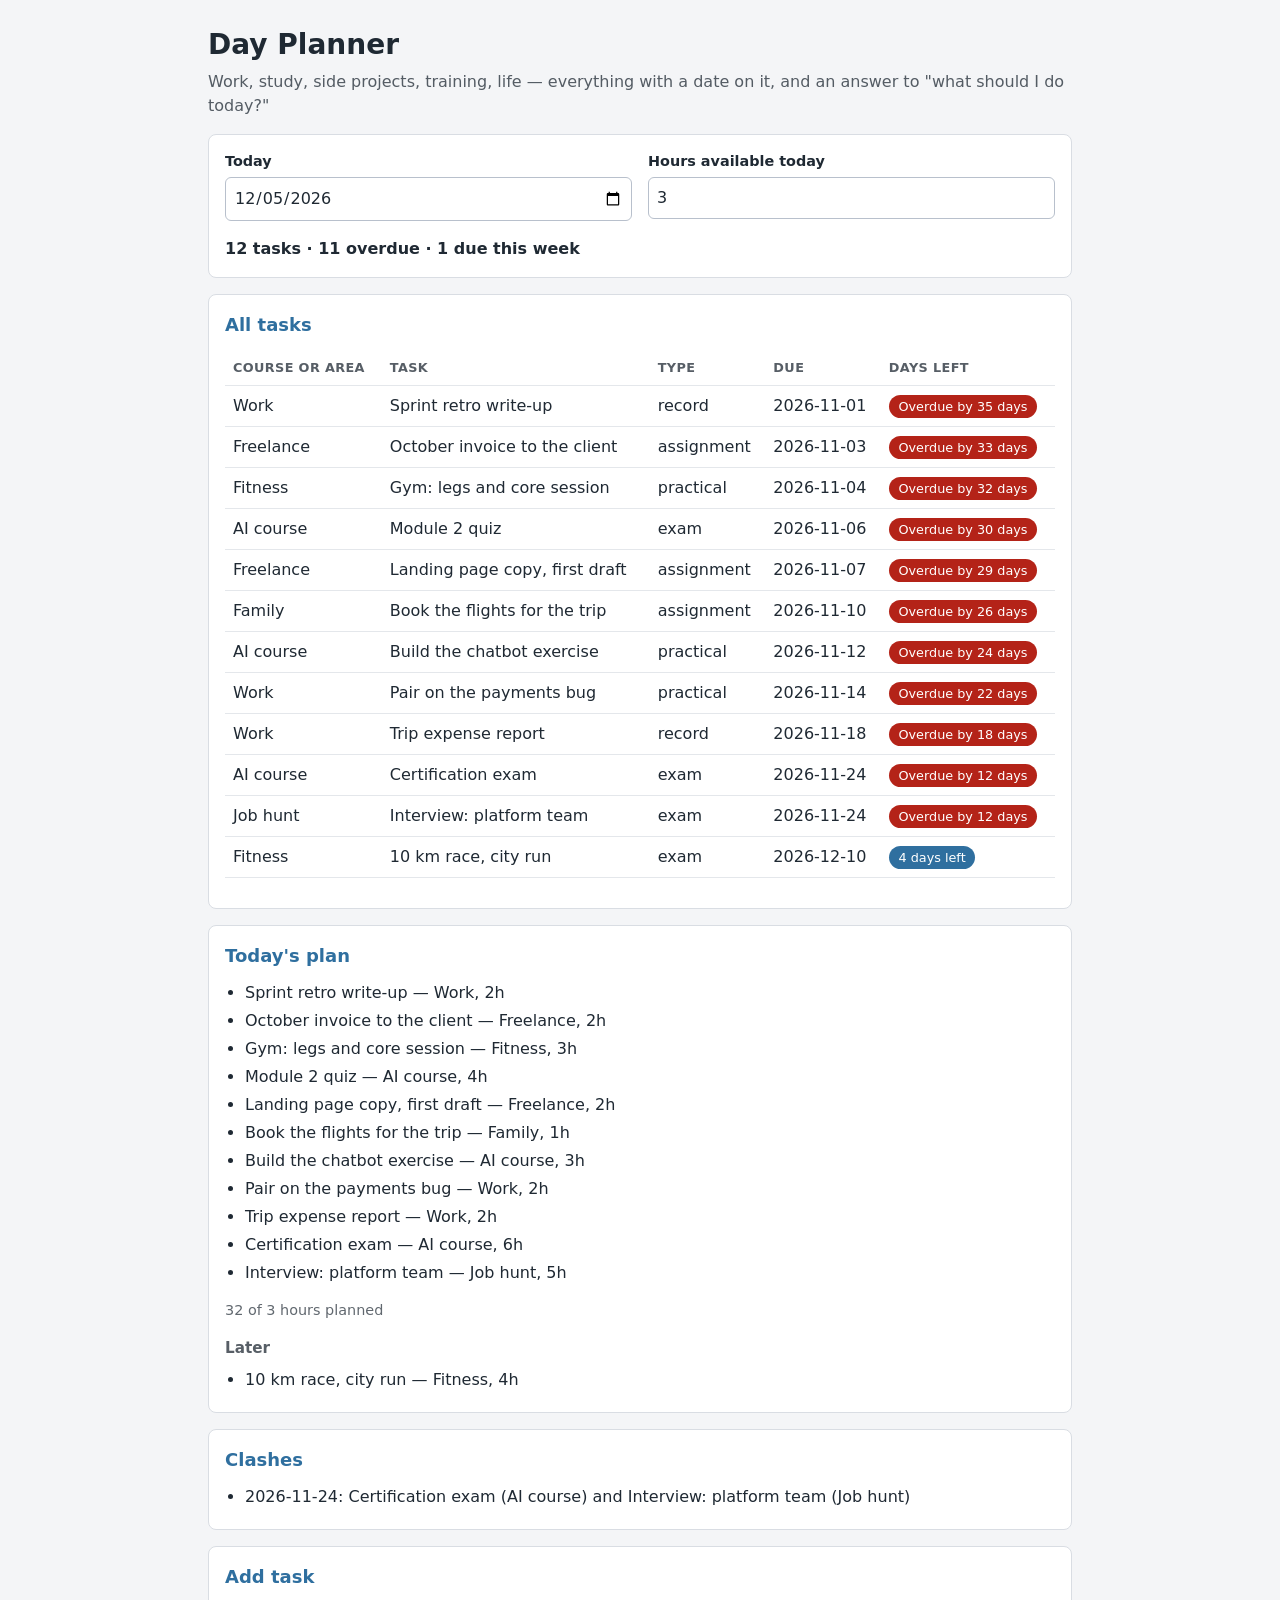
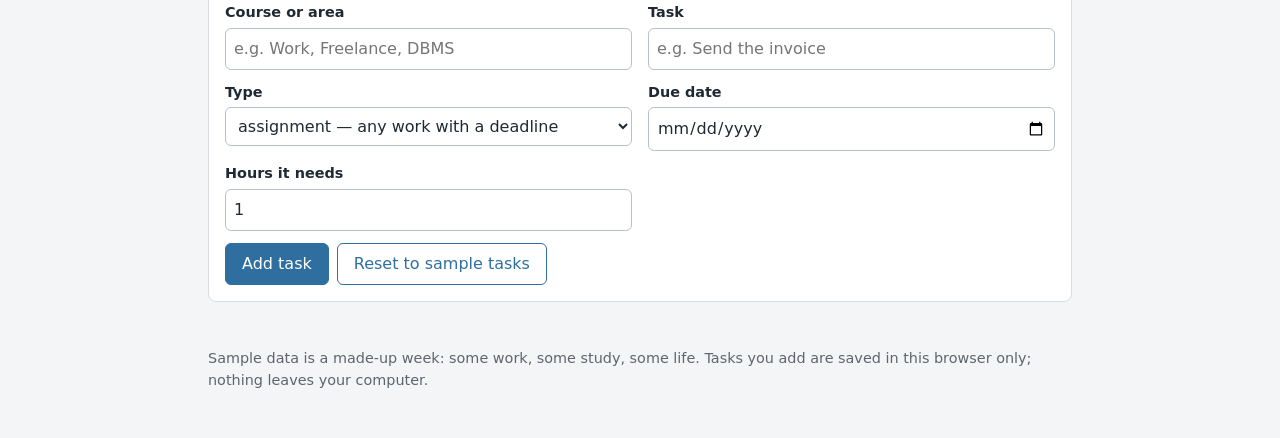
<file: index.html>
<!doctype html>
<html lang="en">
<head>
  <meta charset="utf-8">
  <meta name="viewport" content="width=device-width, initial-scale=1">
  <title>Day Planner</title>
  <link rel="icon" href="data:,">
  <link rel="stylesheet" href="./app.css">
</head>
<body>
  <header class="app-header">
    <h1 id="app-title">Day Planner</h1>
    <p class="tagline">Work, study, side projects, training, life — everything with a date on it, and an answer to "what should I do today?"</p>
  </header>

  <main>
    <section class="panel controls" aria-label="Today and hours">
      <div class="field">
        <label for="today">Today</label>
        <input type="date" id="today" name="today">
      </div>
      <div class="field">
        <label for="hours">Hours available today</label>
        <input type="number" id="hours" name="hours" min="0" step="0.5" value="3">
      </div>
      <p id="summary" class="summary"></p>
    </section>

    <section class="panel" aria-labelledby="tasks-heading">
      <h2 id="tasks-heading">All tasks</h2>
      <div class="table-wrap">
        <table id="task-table">
          <thead>
            <tr>
              <th>Course or area</th>
              <th>Task</th>
              <th>Type</th>
              <th>Due</th>
              <th>Days left</th>
            </tr>
          </thead>
          <tbody id="task-rows"></tbody>
        </table>
      </div>
      <p id="source-note" class="muted"></p>
    </section>

    <section class="panel" aria-labelledby="plan-heading">
      <h2 id="plan-heading">Today's plan</h2>
      <ul id="plan-list"></ul>
      <p id="plan-hours" class="muted"></p>
      <h3>Later</h3>
      <ul id="later-list"></ul>
    </section>

    <section class="panel" aria-labelledby="clash-heading">
      <h2 id="clash-heading">Clashes</h2>
      <ul id="clash-list"></ul>
    </section>

    <section class="panel" aria-labelledby="add-heading">
      <h2 id="add-heading">Add task</h2>
      <form id="add-task-form" class="add-form">
        <div class="field">
          <label for="new-course">Course or area</label>
          <input type="text" id="new-course" name="course" required placeholder="e.g. Work, Freelance, DBMS">
        </div>
        <div class="field">
          <label for="new-title">Task</label>
          <input type="text" id="new-title" name="title" required placeholder="e.g. Send the invoice">
        </div>
        <div class="field">
          <label for="new-type">Type</label>
          <select id="new-type" name="type">
            <option value="assignment">assignment — any work with a deadline</option>
            <option value="record">record — something to write up</option>
            <option value="practical">practical — hands-on time</option>
            <option value="exam">exam — a fixed, high-stakes day</option>
          </select>
        </div>
        <div class="field">
          <label for="new-due">Due date</label>
          <input type="date" id="new-due" name="due" required>
        </div>
        <div class="field">
          <label for="new-hours">Hours it needs</label>
          <input type="number" id="new-hours" name="hours" min="0.5" step="0.5" value="1" required>
        </div>
        <div class="actions">
          <button type="submit">Add task</button>
          <button type="button" id="reset-button" class="secondary">Reset to sample tasks</button>
        </div>
      </form>
    </section>
  </main>

  <footer class="app-footer">
    <p class="muted">Sample data is a made-up week: some work, some study, some life. Tasks you add are saved in this browser only; nothing leaves your computer.</p>
  </footer>


  <script src="./sample-data.js"></script>
  <script src="./logic.js"></script>
  <script src="./app.js"></script>
</body>
</html>
</file>
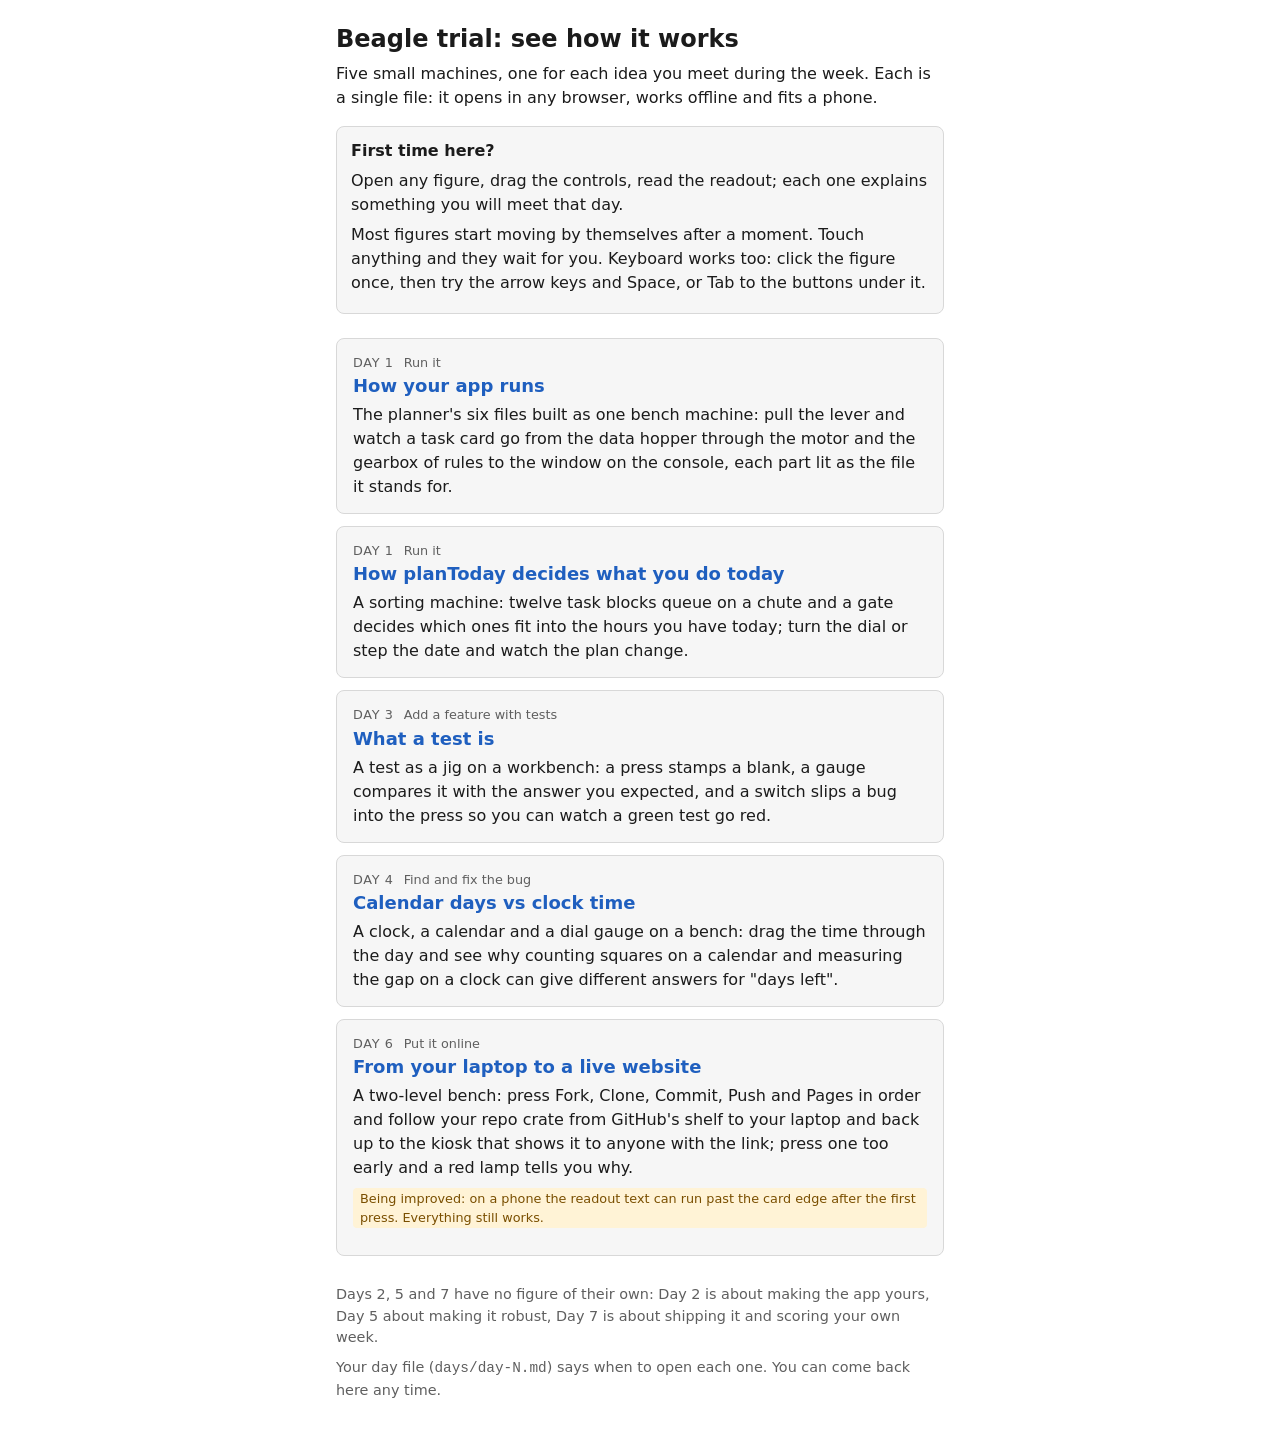
<file: explainers/index.html>
<!doctype html>
<html lang="en">
<head>
<meta charset="utf-8">
<meta name="viewport" content="width=device-width, initial-scale=1">
<title>Beagle trial: see how it works</title>
<meta name="description" content="The five interactive figures of the Beagle 7-day trial, one per day, with what each one shows.">
<style>
:root{
  color-scheme:light dark;
  --bg:#ffffff; --text:#1b1b1b; --muted:#5f5f5f; --line:#d8d8d8; --card:#f6f6f6;
  --link:#1f5fbf; --note:#7a4f00; --note-bg:#fff3d6; --done:#2a6b2a;
}
@media (prefers-color-scheme:dark){
  :root:not([data-theme="light"]){
    --bg:#121212; --text:#ececec; --muted:#a6a6a6; --line:#343434; --card:#1c1c1c;
    --link:#8ab8ff; --note:#f0c674; --note-bg:#2b2310; --done:#8fd08f;
  }
}
:root[data-theme="dark"]{
  --bg:#121212; --text:#ececec; --muted:#a6a6a6; --line:#343434; --card:#1c1c1c;
  --link:#8ab8ff; --note:#f0c674; --note-bg:#2b2310; --done:#8fd08f;
}
*{box-sizing:border-box}
html,body{margin:0}
body{
  background:var(--bg); color:var(--text);
  font:16px/1.5 system-ui,-apple-system,"Segoe UI",Roboto,Helvetica,Arial,sans-serif;
  max-width:640px; margin:0 auto; padding:24px 16px 48px;
  -webkit-text-size-adjust:100%;
}
header h1{font-size:1.5rem; line-height:1.25; margin:0 0 8px}
header p{margin:0 0 12px}
.first{
  border:1px solid var(--line); border-radius:8px; background:var(--card);
  padding:12px 14px; margin:16px 0 24px;
}
.first h2{font-size:1rem; margin:0 0 6px}
.first p{margin:0 0 6px}
.first p:last-child{margin-bottom:0}
.count{color:var(--muted); font-size:.9rem}
ol.figs{list-style:none; margin:0; padding:0; display:grid; gap:12px}
.fig{border:1px solid var(--line); border-radius:8px; background:var(--card); padding:14px 16px}
.day{
  display:flex; flex-wrap:wrap; gap:4px 10px; align-items:baseline;
  font-size:.8rem; letter-spacing:.05em; text-transform:uppercase; color:var(--muted);
}
.day .quest{text-transform:none; letter-spacing:0}
.day .opened{display:none; text-transform:none; letter-spacing:0; color:var(--done)}
.fig.is-opened .day .opened{display:inline}
.fig a{
  display:inline-block; margin-top:2px; color:var(--link);
  font-size:1.125rem; font-weight:600; line-height:1.3; text-decoration:none;
}
.fig a:hover,.fig a:focus{text-decoration:underline}
.desc{margin:4px 0 0}
.note{
  display:inline-block; margin-top:8px; padding:1px 7px; border-radius:4px;
  font-size:.8rem; color:var(--note); background:var(--note-bg);
}
footer{margin-top:28px; color:var(--muted); font-size:.9rem}
footer p{margin:0 0 8px}
</style>
</head>
<body>
<header>
  <h1>Beagle trial: see how it works</h1>
  <p>Five small machines, one for each idea you meet during the week. Each is a single file: it opens in any browser, works offline and fits a phone.</p>
</header>

<section class="first" aria-labelledby="first-h">
  <h2 id="first-h">First time here?</h2>
  <p>Open any figure, drag the controls, read the readout; each one explains something you will meet that day.</p>
  <p>Most figures start moving by themselves after a moment. Touch anything and they wait for you. Keyboard works too: click the figure once, then try the arrow keys and Space, or Tab to the buttons under it.</p>
  <p class="count" id="count" hidden></p>
</section>

<ol class="figs">
  <li class="fig" data-slug="how-your-app-runs">
    <div class="day"><span>Day 1</span><span class="quest">Run it</span><span class="opened">· opened</span></div>
    <a href="how-your-app-runs.html">How your app runs</a>
    <p class="desc">The planner's six files built as one bench machine: pull the lever and watch a task card go from the data hopper through the motor and the gearbox of rules to the window on the console, each part lit as the file it stands for.</p>
  </li>
  <li class="fig" data-slug="todays-plan-hopper">
    <div class="day"><span>Day 1</span><span class="quest">Run it</span><span class="opened">· opened</span></div>
    <a href="todays-plan-hopper.html">How planToday decides what you do today</a>
    <p class="desc">A sorting machine: twelve task blocks queue on a chute and a gate decides which ones fit into the hours you have today; turn the dial or step the date and watch the plan change.</p>
  </li>
  <li class="fig" data-slug="what-a-test-is">
    <div class="day"><span>Day 3</span><span class="quest">Add a feature with tests</span><span class="opened">· opened</span></div>
    <a href="what-a-test-is.html">What a test is</a>
    <p class="desc">A test as a jig on a workbench: a press stamps a blank, a gauge compares it with the answer you expected, and a switch slips a bug into the press so you can watch a green test go red.</p>
  </li>
  <li class="fig" data-slug="calendar-days-vs-clock-time">
    <div class="day"><span>Day 4</span><span class="quest">Find and fix the bug</span><span class="opened">· opened</span></div>
    <a href="calendar-days-vs-clock-time.html">Calendar days vs clock time</a>
    <p class="desc">A clock, a calendar and a dial gauge on a bench: drag the time through the day and see why counting squares on a calendar and measuring the gap on a clock can give different answers for "days left".</p>
  </li>
  <li class="fig" data-slug="laptop-to-internet">
    <div class="day"><span>Day 6</span><span class="quest">Put it online</span><span class="opened">· opened</span></div>
    <a href="laptop-to-internet.html">From your laptop to a live website</a>
    <p class="desc">A two-level bench: press Fork, Clone, Commit, Push and Pages in order and follow your repo crate from GitHub's shelf to your laptop and back up to the kiosk that shows it to anyone with the link; press one too early and a red lamp tells you why.</p>
    <p class="note">Being improved: on a phone the readout text can run past the card edge after the first press. Everything still works.</p>
  </li>
</ol>

<footer>
  <p>Days 2, 5 and 7 have no figure of their own: Day 2 is about making the app yours, Day 5 about making it robust, Day 7 is about shipping it and scoring your own week.</p>
  <p>Your day file (<code>days/day-N.md</code>) says when to open each one. You can come back here any time.</p>
</footer>

<script>
(function () {
  var KEY = "beagle-explainers-opened";
  var figs = document.querySelectorAll(".fig[data-slug]");
  var countEl = document.getElementById("count");
  function load() {
    try { return JSON.parse(localStorage.getItem(KEY) || "{}") || {}; } catch (e) { return {}; }
  }
  function save(map) {
    try { localStorage.setItem(KEY, JSON.stringify(map)); } catch (e) {}
  }
  function paint() {
    var map = load(), n = 0;
    for (var i = 0; i < figs.length; i++) {
      var on = !!map[figs[i].getAttribute("data-slug")];
      figs[i].classList.toggle("is-opened", on);
      if (on) n++;
    }
    if (countEl) {
      countEl.hidden = n === 0;
      countEl.textContent = "You have opened " + n + " of " + figs.length + " on this device.";
    }
  }
  for (var i = 0; i < figs.length; i++) {
    (function (fig) {
      var link = fig.querySelector("a");
      if (!link) return;
      link.addEventListener("click", function () {
        var map = load();
        map[fig.getAttribute("data-slug")] = true;
        save(map);
        paint();
      });
    })(figs[i]);
  }
  paint();
})();
</script>
</body>
</html>
</file>
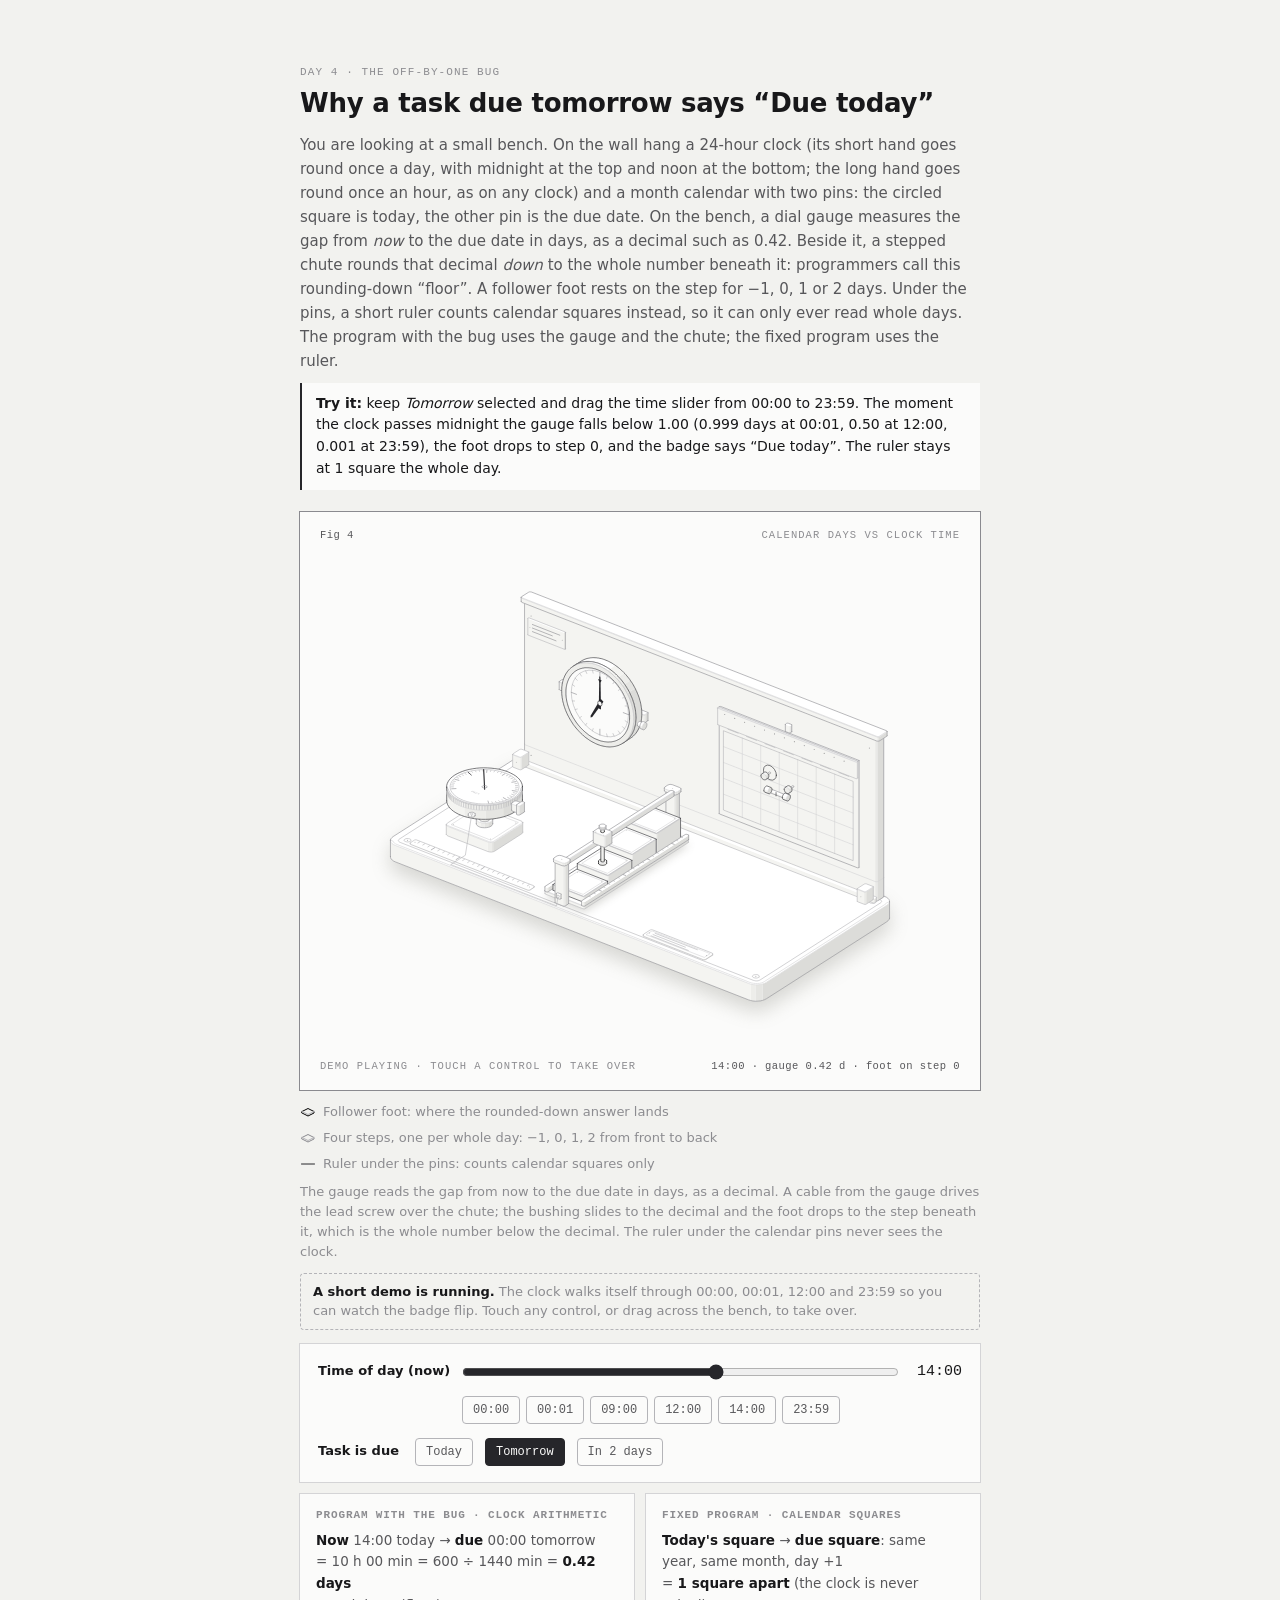
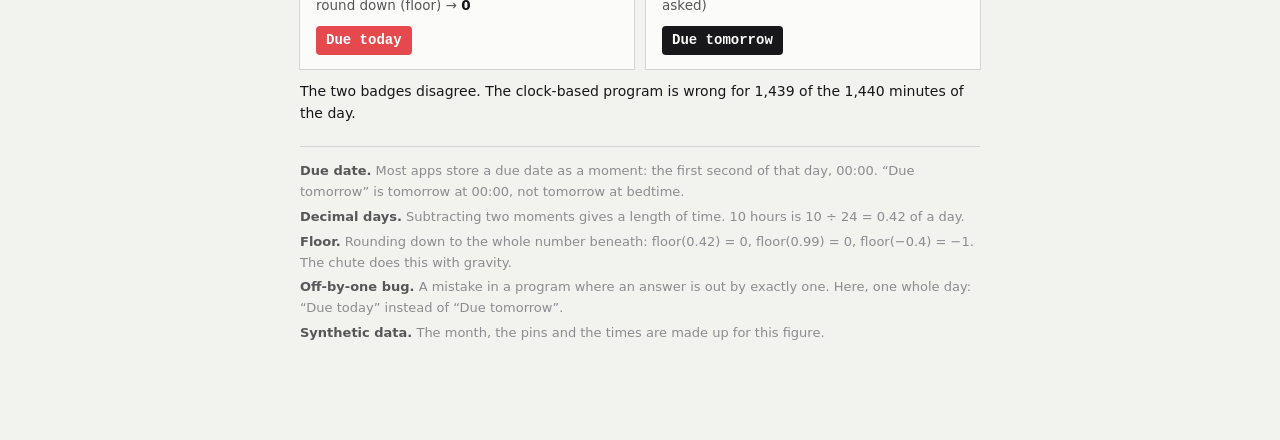
<file: explainers/calendar-days-vs-clock-time.html>
<!doctype html><html lang="en"><head><meta charset="utf-8"><meta name="viewport" content="width=device-width, initial-scale=1"><title>Day 4 · Calendar days vs clock time</title><style>
.iso{
  --anatomy-page:#0b0b0b;--anatomy-card:#131313;--anatomy-text:#a3a3a3;--anatomy-strong:#e6e6e6;--anatomy-muted:#6e6e6e;
  --anatomy-paper:#131313;--anatomy-face:#1b1b1b;--anatomy-top:#1c1c1c;
  --anatomy-shade-0:#0f0f0f;--anatomy-shade-1:#121212;--anatomy-shade-2:#151515;--anatomy-shade-3:#181818;
  --anatomy-lit-top:#262626;--anatomy-lit-shade:#1d1d1d;
  --anatomy-hi:#d4d4d4;--anatomy-mid:#6a6a6a;--anatomy-lo:#3e3e3e;--anatomy-faint:#2a2a2a;--anatomy-lit:#ffffff;
  --anatomy-halo:#050505;--anatomy-halo-opacity:.9;--anatomy-dot:#e6e6e6;
  --anatomy-red:#ff6b6b;--anatomy-green:#6be0a0;--anatomy-blue:#6b9bff;
  --anatomy-weight:.6px;--anatomy-ease:cubic-bezier(.32,.72,0,1);
  --anatomy-mono:ui-monospace,"SF Mono",Menlo,Consolas,monospace;
  --anatomy-lift:inset 0 1px 0 0 #ffffff0a,inset 0 0 0 1px #ffffff06,0 0 0 1px #00000026,0 1px 1px -.5px #00000014,0 3px 3px -1.5px #00000014,0 6px 6px -3px #00000014,0 12px 12px -6px #00000014;
}
.iso[data-theme="light"]{
  --anatomy-page:#f2f2ef;--anatomy-card:#fbfbfa;--anatomy-text:#57575a;--anatomy-strong:#18181a;--anatomy-muted:#8c8c90;
  --anatomy-paper:#fbfbfa;--anatomy-face:#ffffff;--anatomy-top:#ffffff;
  --anatomy-shade-0:#dcdcd9;--anatomy-shade-1:#e5e5e2;--anatomy-shade-2:#ededea;--anatomy-shade-3:#f4f4f1;
  --anatomy-lit-top:#ffffff;--anatomy-lit-shade:#eeeeeb;
  --anatomy-hi:#26262a;--anatomy-mid:#8a8a8f;--anatomy-lo:#b4b4b8;--anatomy-faint:#d4d4d6;--anatomy-lit:#000000;
  --anatomy-halo:#8a8a80;--anatomy-halo-opacity:.32;--anatomy-dot:#3a3a3e;
  --anatomy-red:#e5484d;--anatomy-green:#30a46c;--anatomy-blue:#3e63dd;
  --anatomy-lift:inset 0 1px 0 0 #ffffff,0 0 0 1px #0000000f,0 1px 1px -.5px #0000000a,0 3px 3px -1.5px #0000000a,0 6px 6px -3px #0000000a,0 12px 12px -6px #0000000a;
}
.iso-svg{display:block;width:100%;height:auto;overflow:visible}
.iso-svg path,.iso-svg circle{vector-effect:non-scaling-stroke}
.iso-fill{fill:var(--anatomy-paper);stroke:none}
.iso-solid[data-lit]>.iso-fill{fill:var(--anatomy-face)}
.iso-shade,.iso-top{stroke:none}
.iso-shade[data-shade="0"]{fill:var(--anatomy-shade-0)}
.iso-shade[data-shade="1"]{fill:var(--anatomy-shade-1)}
.iso-shade[data-shade="2"]{fill:var(--anatomy-shade-2)}
.iso-shade[data-shade="3"]{fill:var(--anatomy-shade-3)}
.iso-top{fill:var(--anatomy-top)}
.iso-solid[data-lit]>.iso-top{fill:var(--anatomy-lit-top)}
.iso-solid[data-lit]>.iso-shade{fill:var(--anatomy-lit-shade)}
.iso-solid[data-seamless]>.iso-shade,.iso-solid[data-seamless]>.iso-top{stroke-width:.4;stroke-linejoin:round}
.iso-solid[data-seamless]>.iso-shade[data-shade="0"]{stroke:var(--anatomy-shade-0)}
.iso-solid[data-seamless]>.iso-shade[data-shade="1"]{stroke:var(--anatomy-shade-1)}
.iso-solid[data-seamless]>.iso-shade[data-shade="2"]{stroke:var(--anatomy-shade-2)}
.iso-solid[data-seamless]>.iso-shade[data-shade="3"]{stroke:var(--anatomy-shade-3)}
.iso-solid[data-seamless]>.iso-top{stroke:var(--anatomy-top)}
.iso-solid[data-seamless][data-lit]>.iso-top{stroke:var(--anatomy-lit-top)}
.iso-solid[data-seamless][data-lit]>.iso-shade{stroke:var(--anatomy-lit-shade)}
.iso-solid[data-lit]>.iso-edge{stroke:var(--anatomy-lit)}
.iso-halo{fill:var(--anatomy-halo);stroke:none;filter:blur(9px);opacity:var(--anatomy-halo-opacity);transform:translateY(3px)}
.iso-line{fill:none;stroke:var(--anatomy-lo);stroke-width:var(--anatomy-weight);stroke-linecap:round;stroke-linejoin:round}
.iso-line[data-tone="hi"]{stroke:var(--anatomy-hi)}
.iso-line[data-tone="mid"]{stroke:var(--anatomy-mid)}
.iso-line[data-tone="lo"]{stroke:var(--anatomy-lo)}
.iso-line[data-tone="faint"]{stroke:var(--anatomy-faint)}
.iso-line[data-tone="lit"]{stroke:var(--anatomy-lit)}
.iso-line[data-tone="red"]{stroke:var(--anatomy-red)}
.iso-line[data-tone="green"]{stroke:var(--anatomy-green)}
.iso-line[data-tone="blue"]{stroke:var(--anatomy-blue)}
.iso-line[data-dotted]{stroke-dasharray:.01 3.5;stroke-width:1}
.iso-line[data-dashed]{stroke-dasharray:3 3}
.iso-line[data-flow]{stroke-dasharray:2 6}
.iso-wire-end{fill:var(--anatomy-paper);stroke:var(--anatomy-lo);stroke-width:var(--anatomy-weight)}
.iso-wire[data-tone="hi"] .iso-wire-end{stroke:var(--anatomy-hi)}
.iso-wire[data-tone="mid"] .iso-wire-end{stroke:var(--anatomy-mid)}
.iso-wire[data-tone="faint"] .iso-wire-end{stroke:var(--anatomy-faint)}
.iso-wire[data-tone="lit"] .iso-wire-end{stroke:var(--anatomy-lit)}
.iso-dots circle{fill:var(--anatomy-dot);stroke:none;opacity:.32}
.iso-dots[data-tone="hi"] circle{opacity:.85}
.iso-dots[data-tone="mid"] circle{opacity:.45}
.iso-dots[data-tone="lo"] circle{opacity:.22}
.iso-dots[data-tone="faint"] circle{opacity:.12}
.iso-face-text{fill:var(--anatomy-mid);font-family:var(--anatomy-mono);letter-spacing:.04em}
.iso-face-text[data-tone="hi"]{fill:var(--anatomy-hi)}
.iso-face-text[data-tone="lo"]{fill:var(--anatomy-lo)}
.iso-face-text[data-tone="faint"]{fill:var(--anatomy-faint)}
.tb-body{fill:var(--anatomy-shade-2);stroke:none}
.tb-shine{fill:var(--anatomy-top);stroke:none}
.tb-shade{fill:var(--anatomy-shade-0);stroke:none}
.tb-ring{fill:none;stroke:var(--anatomy-lo);stroke-width:.45;stroke-linecap:butt;stroke-linejoin:round}
.tb-ring[data-tone="mid"]{stroke:var(--anatomy-mid)}
.tb-ring[data-tone="faint"]{stroke:var(--anatomy-faint)}
.tb-ring[data-tone="hi"]{stroke:var(--anatomy-hi)}
@keyframes iso-flow{to{stroke-dashoffset:-32}}
@keyframes iso-pulse{0%,100%{opacity:.18}12%{opacity:1}40%{opacity:.18}}
.iso-line[data-flow]{animation:iso-flow 1600ms linear infinite}
.iso-dots circle[data-pulse]{animation:iso-pulse 1600ms steps(1,end) infinite;animation-delay:var(--pulse-at,0ms)}
.iso-figure{margin:32px 0 36px}
.iso-plate{position:relative;padding:52px 24px;border-radius:0;background:var(--anatomy-card);box-shadow:0 0 0 1px var(--anatomy-mid);--anatomy-paper:var(--anatomy-card)}
.iso-plate-corners{position:absolute;inset:18px 20px;pointer-events:none}
.iso-plate-corner{position:absolute;color:var(--anatomy-muted);font-family:var(--anatomy-mono);font-size:10.5px;line-height:1;letter-spacing:.04em;white-space:nowrap}
.iso-plate-corner[data-corner="fig"]{top:0;left:0;color:var(--anatomy-text)}
.iso-plate-corner[data-corner="title"]{top:0;right:0;text-transform:uppercase;letter-spacing:.1em}
.iso-plate-corner[data-corner="hint"]{bottom:0;left:0;text-transform:uppercase;letter-spacing:.1em}
.iso-plate-corner[data-corner="readout"]{right:0;bottom:0;color:var(--anatomy-text);font-variant-numeric:tabular-nums}@media (max-width:560px){.iso-plate-corner[data-corner="readout"]{max-width:72%;white-space:normal;text-align:right;font-size:10px;line-height:1.25}}
.iso-plate .iso-svg{margin:0 auto}
.iso-legend{display:grid;gap:8px;margin-top:12px;color:var(--anatomy-muted);font-size:13px;line-height:1.55}
.iso-keys{display:flex;flex-wrap:wrap;gap:6px 18px}
.iso-key{display:inline-flex;align-items:center;gap:7px}
.iso-swatch{width:16px;height:10px;flex:none;overflow:visible}
.iso-swatch path{fill:none;stroke:var(--anatomy-hi);stroke-width:1;vector-effect:non-scaling-stroke;stroke-linejoin:round;stroke-linecap:round}
.iso-swatch[data-mark="raised"] path,.iso-swatch[data-mark="flat"] path{stroke:var(--anatomy-mid)}
.iso-swatch[data-mark="lit"] path{stroke:var(--anatomy-lit)}
.iso-swatch[data-mark="dim"] path{stroke:var(--anatomy-lo)}
.iso-swatch[data-mark="dotted"] path{stroke-dasharray:.01 3;stroke-width:1.4}
.iso-swatch[data-mark="dashed"] path{stroke-dasharray:3 2.5}
.iso-swatch[data-mark="red"] path{stroke:var(--anatomy-red)}
.iso-swatch[data-mark="green"] path{stroke:var(--anatomy-green)}
.iso-swatch[data-mark="blue"] path{stroke:var(--anatomy-blue)}
.iso-swatch-crease{stroke:var(--anatomy-lo)!important}
@media (max-width:560px){.iso-plate{padding:48px 12px 70px}.iso-plate-corner[data-corner="hint"]{bottom:18px}}
@media (prefers-reduced-motion:reduce){.iso-line[data-flow],.iso-dots circle[data-pulse]{animation:none}}

*{box-sizing:border-box}
html{color-scheme:dark}
body[data-theme="light"]{color-scheme:light}
body{margin:0;background:var(--anatomy-page);color:var(--anatomy-text);font:14px/1.6 ui-sans-serif,system-ui,-apple-system,"Segoe UI",sans-serif;-webkit-font-smoothing:antialiased}
.iso-page{width:min(680px,100% - 32px);margin:64px auto 96px}
</style></head><body class="iso" data-theme="light"><main class="iso-page">
<style>
.x-head{margin:0 0 8px}
.x-eyebrow{margin:0 0 6px;font-family:var(--anatomy-mono);font-size:11px;letter-spacing:.1em;text-transform:uppercase;color:var(--anatomy-muted)}
h1{margin:0 0 14px;font-size:26px;line-height:1.2;letter-spacing:-.01em;color:var(--anatomy-strong)}
.x-what{margin:0 0 10px;font-size:15px;line-height:1.6;color:var(--anatomy-text)}
.x-try{margin:0;padding:10px 14px;border-left:2px solid var(--anatomy-hi);font-size:14px;line-height:1.55;color:var(--anatomy-strong);background:var(--anatomy-card)}
.iso-figure{margin:22px 0 18px}
.iso-stage{touch-action:pan-y;cursor:ew-resize}
.cl-hand{fill:var(--anatomy-hi);stroke:none}
.cl-hub{fill:var(--anatomy-paper);stroke:var(--anatomy-hi);stroke-width:var(--anatomy-weight)}
.cl-mark{fill:var(--anatomy-hi);stroke:none}
.x-controls{display:grid;gap:14px;padding:16px 18px;background:var(--anatomy-card);box-shadow:0 0 0 1px var(--anatomy-faint)}
.x-row{display:grid;grid-template-columns:auto 1fr auto;gap:12px;align-items:center}
.x-row label,.x-due legend{font-size:13px;color:var(--anatomy-strong);font-weight:600}
input[type=range]{width:100%;accent-color:var(--anatomy-hi);margin:0}
#time-out{font-family:var(--anatomy-mono);font-size:15px;font-variant-numeric:tabular-nums;color:var(--anatomy-strong);min-width:3.4em;text-align:right}
.x-jumps{display:flex;flex-wrap:wrap;gap:6px;grid-column:2/4}
.x-jumps button,.x-due label{font:12px/1 var(--anatomy-mono);padding:7px 10px;border:1px solid var(--anatomy-lo);border-radius:4px;background:transparent;color:var(--anatomy-text);cursor:pointer}
.x-jumps button:hover,.x-due label:hover{border-color:var(--anatomy-mid);color:var(--anatomy-strong)}
.x-jumps button:focus-visible,.x-due input:focus-visible+label,input[type=range]:focus-visible{outline:2px solid var(--anatomy-hi);outline-offset:3px}
.x-due{display:flex;flex-wrap:wrap;gap:8px 12px;align-items:center;margin:0;padding:0;border:0}
.x-due legend{padding:0;margin-right:4px;float:left}
.x-due input{position:absolute;opacity:0;width:1px;height:1px;margin:-1px}
.x-due input:checked+label{background:var(--anatomy-hi);color:var(--anatomy-card);border-color:var(--anatomy-hi)}
.x-tiles{display:grid;grid-template-columns:1fr 1fr;gap:12px;margin-top:12px}
.x-tile{padding:14px 16px;background:var(--anatomy-card);box-shadow:0 0 0 1px var(--anatomy-faint);font-size:13.5px;line-height:1.6;color:var(--anatomy-text)}
.x-tile h2{margin:0 0 8px;font:600 11px/1.3 var(--anatomy-mono);letter-spacing:.08em;text-transform:uppercase;color:var(--anatomy-muted)}
.x-tile b{color:var(--anatomy-strong);font-weight:600}
.x-badge{display:inline-block;margin-top:10px;padding:6px 10px;border-radius:4px;font:600 14px/1.2 var(--anatomy-mono);background:var(--anatomy-strong);color:var(--anatomy-card)}
.x-badge[data-ok="no"]{background:var(--anatomy-red);color:#fff}
.x-verdict{margin:12px 0 0;font-size:14px;line-height:1.55;color:var(--anatomy-strong)}
.x-gloss{margin:22px 0 0;padding-top:14px;border-top:1px solid var(--anatomy-faint);font-size:13px;line-height:1.6;color:var(--anatomy-muted)}
.x-gloss dt{display:inline;font-weight:600;color:var(--anatomy-text)}
.x-gloss dd{display:inline;margin:0}
.x-gloss div{margin:0 0 4px}
.x-vh{position:absolute;width:1px;height:1px;overflow:hidden;clip:rect(0 0 0 0);white-space:nowrap}
@media (max-width:560px){.x-tiles{grid-template-columns:1fr}.x-row{grid-template-columns:1fr auto}.x-row label{grid-column:1/3}.x-jumps{grid-column:1/3}h1{font-size:22px}}
.x-demo{margin:-8px 0 14px;padding:8px 12px;border:1px dashed var(--anatomy-lo);border-radius:4px;font-size:13px;line-height:1.5;color:var(--anatomy-muted)}
.x-demo b{color:var(--anatomy-strong);font-weight:600}
.x-demo[hidden]{display:none}
@media (prefers-reduced-motion:reduce){.iso-stage{cursor:default}.x-demo{display:none}}
</style>
<header class="x-head">
  <p class="x-eyebrow">Day 4 · the off-by-one bug</p>
  <h1>Why a task due tomorrow says “Due today”</h1>
  <p class="x-what">You are looking at a small bench. On the wall hang a 24-hour clock (its short hand goes round once a day, with midnight at the top and noon at the bottom; the long hand goes round once an hour, as on any clock) and a month calendar with two pins: the circled square is today, the other pin is the due date. On the bench, a dial gauge measures the gap from <em>now</em> to the due date in days, as a decimal such as 0.42. Beside it, a stepped chute rounds that decimal <em>down</em> to the whole number beneath it: programmers call this rounding-down “floor”. A follower foot rests on the step for −1, 0, 1 or 2 days. Under the pins, a short ruler counts calendar squares instead, so it can only ever read whole days. The program with the bug uses the gauge and the chute; the fixed program uses the ruler.</p>
  <p class="x-try"><strong>Try it:</strong> keep <em>Tomorrow</em> selected and drag the time slider from 00:00 to 23:59. The moment the clock passes midnight the gauge falls below 1.00 (0.999 days at 00:01, 0.50 at 12:00, 0.001 at 23:59), the foot drops to step 0, and the badge says “Due today”. The ruler stays at 1 square the whole day.</p>
</header>
<figure class="iso-figure"><div class="iso-plate"><div class="iso-plate-corners" aria-hidden="true"><span class="iso-plate-corner" data-corner="fig">Fig 4</span><span class="iso-plate-corner" data-corner="title">Calendar days vs clock time</span><span class="iso-plate-corner" data-corner="hint">Drag across the bench or use the slider</span><span class="iso-plate-corner" data-corner="readout" data-readout>14:00 · gauge 0.42 d · foot on step 0</span></div><div class="iso-stage"><svg xmlns="http://www.w3.org/2000/svg" class="iso-svg" viewBox="0 0 600 450" role="img" aria-label="A bench with a 24-hour wall clock and a wall calendar holding a today pin and a due-date pin. A dial gauge on the bench reads the gap from now to the due date in days as a decimal; a cable drives a lead screw over a four-step chute, where a follower foot rests on the step for the whole number below that decimal. A short ruler under the pins counts calendar squares instead."><path class="iso-halo" d="M63.1 268.5L63.5 267.4L64.4 266.3L65.6 265.3L180.1 192.1L181.7 191.2L183.6 190.6L185.8 190.1L188 189.8L190.4 189.8L192.7 190L194.9 190.4L196.9 191L532.3 322.1L534 322.9L535.3 323.8L536.3 324.9L536.8 326.1L536.9 327.2L536.9 342.8L536.5 344L535.6 345.1L534.4 346.1L419.9 419.3L418.3 420.1L416.4 420.8L414.2 421.3L412 421.5L409.6 421.6L407.3 421.4L405.1 420.9L403.1 420.3L67.7 289.3L66 288.5L64.7 287.5L63.7 286.4L63.2 285.3L63.1 284.1Z"/><g class="iso-solid"><path class="iso-fill" d="M182.6 224L182.9 222.9L183.6 221.8L184.9 220.8L186.5 219.9L188.5 219.3L190.7 218.9L193 218.7L195.4 218.9L197.6 219.2L199.6 219.9L201.3 220.7L202.5 221.7L203.3 222.8L203.6 223.9L203.6 226L203.4 227.2L202.6 228.3L201.4 229.3L199.7 230.1L197.8 230.8L195.6 231.2L193.2 231.3L190.9 231.2L188.7 230.8L186.7 230.2L185 229.4L183.7 228.4L182.9 227.3L182.6 226.1Z"/><path class="iso-shade" data-shade="0" d="M201.4 229.3L199.7 230.1L199.7 228.1L201.4 227.2ZM199.7 230.1L197.8 230.8L197.8 228.7L199.7 228.1ZM203.6 226L203.4 227.2L203.4 225.1L203.6 223.9ZM203.4 227.2L202.6 228.3L202.6 226.2L203.4 225.1ZM202.6 228.3L201.4 229.3L201.4 227.2L202.6 226.2Z"/><path class="iso-shade" data-shade="1" d="M197.8 230.8L195.6 231.2L195.6 229.1L197.8 228.7ZM195.6 231.2L193.2 231.3L193.2 229.2L195.6 229.1Z"/><path class="iso-shade" data-shade="2" d="M193.2 231.3L190.9 231.2L190.9 229.1L193.2 229.2ZM190.9 231.2L188.7 230.8L188.7 228.7L190.9 229.1Z"/><path class="iso-shade" data-shade="3" d="M188.7 230.8L186.7 230.2L186.7 228.1L188.7 228.7ZM186.7 230.2L185 229.4L185 227.3L186.7 228.1ZM185 229.4L183.7 228.4L183.7 226.3L185 227.3ZM183.7 228.4L182.9 227.3L182.9 225.2L183.7 226.3ZM182.9 227.3L182.6 226.1L182.6 224L182.9 225.2Z"/><path class="iso-top" d="M201.4 227.2L199.7 228.1L197.8 228.7L195.6 229.1L193.2 229.2L190.9 229.1L188.7 228.7L186.7 228.1L185 227.3L183.7 226.3L182.9 225.2L182.6 224L182.9 222.9L183.6 221.8L184.9 220.8L186.5 219.9L188.5 219.3L190.7 218.9L193 218.7L195.4 218.9L197.6 219.2L199.6 219.9L201.3 220.7L202.5 221.7L203.3 222.8L203.6 223.9L203.4 225.1L202.6 226.2Z"/><path class="iso-line iso-crease" data-tone="faint" d="M203.6 223.9L203.4 225.1L202.6 226.2L201.4 227.2L199.7 228.1L197.8 228.7L195.6 229.1L193.2 229.2L190.9 229.1L188.7 228.7L186.7 228.1L185 227.3L183.7 226.3L182.9 225.2L182.6 224"/><path class="iso-line iso-edge" data-tone="lo" d="M182.6 224L182.9 222.9L183.6 221.8L184.9 220.8L186.5 219.9L188.5 219.3L190.7 218.9L193 218.7L195.4 218.9L197.6 219.2L199.6 219.9L201.3 220.7L202.5 221.7L203.3 222.8L203.6 223.9M203.6 226L203.4 227.2L202.6 228.3L201.4 229.3L199.7 230.1L197.8 230.8L195.6 231.2L193.2 231.3L190.9 231.2L188.7 230.8L186.7 230.2L185 229.4L183.7 228.4L182.9 227.3L182.6 226.1M182.6 224L182.6 226.1M203.6 223.9L203.6 226"/></g><g class="iso-solid"><path class="iso-fill" d="M185 219.6L185.2 218.7L185.8 217.9L186.7 217.1L188 216.4L189.5 216L191.2 215.6L193 215.5L194.8 215.6L196.6 215.9L198.1 216.4L199.4 217L200.4 217.8L201 218.6L201.2 219.5L201.2 224L201 224.9L200.5 225.7L199.5 226.5L198.2 227.1L196.7 227.6L195 227.9L193.2 228L191.4 227.9L189.7 227.7L188.1 227.2L186.8 226.5L185.9 225.8L185.3 224.9L185 224Z"/><path class="iso-shade" data-shade="0" d="M199.5 226.5L198.2 227.1L198.2 222.7L199.5 222.1ZM198.2 227.1L196.7 227.6L196.7 223.2L198.2 222.7ZM201.2 224L201 224.9L201 220.4L201.2 219.5ZM201 224.9L200.5 225.7L200.5 221.3L201 220.4ZM200.5 225.7L199.5 226.5L199.5 222.1L200.5 221.3Z"/><path class="iso-shade" data-shade="1" d="M196.7 227.6L195 227.9L195 223.5L196.7 223.2ZM195 227.9L193.2 228L193.2 223.6L195 223.5Z"/><path class="iso-shade" data-shade="2" d="M193.2 228L191.4 227.9L191.4 223.5L193.2 223.6ZM191.4 227.9L189.7 227.7L189.7 223.2L191.4 223.5Z"/><path class="iso-shade" data-shade="3" d="M189.7 227.7L188.1 227.2L188.1 222.8L189.7 223.2ZM188.1 227.2L186.8 226.5L186.8 222.1L188.1 222.8ZM186.8 226.5L185.9 225.8L185.9 221.4L186.8 222.1ZM185.9 225.8L185.3 224.9L185.3 220.5L185.9 221.4ZM185.3 224.9L185 224L185 219.6L185.3 220.5Z"/><path class="iso-top" d="M199.5 222.1L198.2 222.7L196.7 223.2L195 223.5L193.2 223.6L191.4 223.5L189.7 223.2L188.1 222.8L186.8 222.1L185.9 221.4L185.3 220.5L185 219.6L185.2 218.7L185.8 217.9L186.7 217.1L188 216.4L189.5 216L191.2 215.6L193 215.5L194.8 215.6L196.6 215.9L198.1 216.4L199.4 217L200.4 217.8L201 218.6L201.2 219.5L201 220.4L200.5 221.3Z"/><path class="iso-line iso-crease" data-tone="faint" d="M201.2 219.5L201 220.4L200.5 221.3L199.5 222.1L198.2 222.7L196.7 223.2L195 223.5L193.2 223.6L191.4 223.5L189.7 223.2L188.1 222.8L186.8 222.1L185.9 221.4L185.3 220.5L185 219.6"/><path class="iso-line iso-edge" data-tone="mid" d="M185 219.6L185.2 218.7L185.8 217.9L186.7 217.1L188 216.4L189.5 216L191.2 215.6L193 215.5L194.8 215.6L196.6 215.9L198.1 216.4L199.4 217L200.4 217.8L201 218.6L201.2 219.5M201.2 224L201 224.9L200.5 225.7L199.5 226.5L198.2 227.1L196.7 227.6L195 227.9L193.2 228L191.4 227.9L189.7 227.7L188.1 227.2L186.8 226.5L185.9 225.8L185.3 224.9L185 224M185 219.6L185 224M201.2 219.5L201.2 224"/></g><g class="iso-solid"><path class="iso-fill" d="M94.1 280.7L94.3 279.6L95.1 278.5L96.3 277.5L97.9 276.6L99.9 276L102.1 275.6L104.4 275.4L106.8 275.6L109 275.9L111 276.5L112.7 277.4L114 278.4L114.8 279.5L115 280.6L115 282.7L114.8 283.9L114 285L112.8 286L111.2 286.8L109.2 287.5L107 287.9L104.7 288L102.3 287.9L100.1 287.5L98.1 286.9L96.4 286.1L95.1 285.1L94.3 284L94.1 282.8Z"/><path class="iso-shade" data-shade="0" d="M112.8 286L111.2 286.8L111.2 284.7L112.8 283.9ZM111.2 286.8L109.2 287.5L109.2 285.4L111.2 284.7ZM115 282.7L114.8 283.9L114.8 281.8L115 280.6ZM114.8 283.9L114 285L114 282.9L114.8 281.8ZM114 285L112.8 286L112.8 283.9L114 282.9Z"/><path class="iso-shade" data-shade="1" d="M109.2 287.5L107 287.9L107 285.8L109.2 285.4ZM107 287.9L104.7 288L104.7 285.9L107 285.8Z"/><path class="iso-shade" data-shade="2" d="M104.7 288L102.3 287.9L102.3 285.8L104.7 285.9ZM102.3 287.9L100.1 287.5L100.1 285.4L102.3 285.8Z"/><path class="iso-shade" data-shade="3" d="M100.1 287.5L98.1 286.9L98.1 284.8L100.1 285.4ZM98.1 286.9L96.4 286.1L96.4 284L98.1 284.8ZM96.4 286.1L95.1 285.1L95.1 283L96.4 284ZM95.1 285.1L94.3 284L94.3 281.9L95.1 283ZM94.3 284L94.1 282.8L94.1 280.7L94.3 281.9Z"/><path class="iso-top" d="M112.8 283.9L111.2 284.7L109.2 285.4L107 285.8L104.7 285.9L102.3 285.8L100.1 285.4L98.1 284.8L96.4 284L95.1 283L94.3 281.9L94.1 280.7L94.3 279.6L95.1 278.5L96.3 277.5L97.9 276.6L99.9 276L102.1 275.6L104.4 275.4L106.8 275.6L109 275.9L111 276.5L112.7 277.4L114 278.4L114.8 279.5L115 280.6L114.8 281.8L114 282.9Z"/><path class="iso-line iso-crease" data-tone="faint" d="M115 280.6L114.8 281.8L114 282.9L112.8 283.9L111.2 284.7L109.2 285.4L107 285.8L104.7 285.9L102.3 285.8L100.1 285.4L98.1 284.8L96.4 284L95.1 283L94.3 281.9L94.1 280.7"/><path class="iso-line iso-edge" data-tone="lo" d="M94.1 280.7L94.3 279.6L95.1 278.5L96.3 277.5L97.9 276.6L99.9 276L102.1 275.6L104.4 275.4L106.8 275.6L109 275.9L111 276.5L112.7 277.4L114 278.4L114.8 279.5L115 280.6M115 282.7L114.8 283.9L114 285L112.8 286L111.2 286.8L109.2 287.5L107 287.9L104.7 288L102.3 287.9L100.1 287.5L98.1 286.9L96.4 286.1L95.1 285.1L94.3 284L94.1 282.8M94.1 280.7L94.1 282.8M115 280.6L115 282.7"/></g><g class="iso-solid"><path class="iso-fill" d="M96.5 276.3L96.6 275.4L97.2 274.5L98.2 273.8L99.4 273.1L101 272.6L102.7 272.3L104.5 272.2L106.3 272.3L108 272.6L109.5 273.1L110.8 273.7L111.8 274.5L112.4 275.3L112.6 276.2L112.6 280.6L112.5 281.5L111.9 282.4L110.9 283.2L109.7 283.8L108.1 284.3L106.4 284.6L104.6 284.7L102.8 284.6L101.1 284.3L99.6 283.9L98.3 283.2L97.3 282.5L96.7 281.6L96.5 280.7Z"/><path class="iso-shade" data-shade="0" d="M110.9 283.2L109.7 283.8L109.7 279.4L110.9 278.8ZM109.7 283.8L108.1 284.3L108.1 279.9L109.7 279.4ZM112.6 280.6L112.5 281.5L112.5 277.1L112.6 276.2ZM112.5 281.5L111.9 282.4L111.9 278L112.5 277.1ZM111.9 282.4L110.9 283.2L110.9 278.8L111.9 278Z"/><path class="iso-shade" data-shade="1" d="M108.1 284.3L106.4 284.6L106.4 280.2L108.1 279.9ZM106.4 284.6L104.6 284.7L104.6 280.3L106.4 280.2Z"/><path class="iso-shade" data-shade="2" d="M104.6 284.7L102.8 284.6L102.8 280.2L104.6 280.3ZM102.8 284.6L101.1 284.3L101.1 279.9L102.8 280.2Z"/><path class="iso-shade" data-shade="3" d="M101.1 284.3L99.6 283.9L99.6 279.5L101.1 279.9ZM99.6 283.9L98.3 283.2L98.3 278.8L99.6 279.5ZM98.3 283.2L97.3 282.5L97.3 278.1L98.3 278.8ZM97.3 282.5L96.7 281.6L96.7 277.2L97.3 278.1ZM96.7 281.6L96.5 280.7L96.5 276.3L96.7 277.2Z"/><path class="iso-top" d="M110.9 278.8L109.7 279.4L108.1 279.9L106.4 280.2L104.6 280.3L102.8 280.2L101.1 279.9L99.6 279.5L98.3 278.8L97.3 278.1L96.7 277.2L96.5 276.3L96.6 275.4L97.2 274.5L98.2 273.8L99.4 273.1L101 272.6L102.7 272.3L104.5 272.2L106.3 272.3L108 272.6L109.5 273.1L110.8 273.7L111.8 274.5L112.4 275.3L112.6 276.2L112.5 277.1L111.9 278Z"/><path class="iso-line iso-crease" data-tone="faint" d="M112.6 276.2L112.5 277.1L111.9 278L110.9 278.8L109.7 279.4L108.1 279.9L106.4 280.2L104.6 280.3L102.8 280.2L101.1 279.9L99.6 279.5L98.3 278.8L97.3 278.1L96.7 277.2L96.5 276.3"/><path class="iso-line iso-edge" data-tone="mid" d="M96.5 276.3L96.6 275.4L97.2 274.5L98.2 273.8L99.4 273.1L101 272.6L102.7 272.3L104.5 272.2L106.3 272.3L108 272.6L109.5 273.1L110.8 273.7L111.8 274.5L112.4 275.3L112.6 276.2M112.6 280.6L112.5 281.5L111.9 282.4L110.9 283.2L109.7 283.8L108.1 284.3L106.4 284.6L104.6 284.7L102.8 284.6L101.1 284.3L99.6 283.9L98.3 283.2L97.3 282.5L96.7 281.6L96.5 280.7M96.5 276.3L96.5 280.7M112.6 276.2L112.6 280.6"/></g><g class="iso-solid"><path class="iso-fill" d="M485 342.1L485.2 341L486 339.9L487.2 338.9L488.8 338L490.8 337.4L493 337L495.3 336.9L497.7 337L499.9 337.3L501.9 338L503.6 338.8L504.9 339.8L505.7 340.9L505.9 342L505.9 344.1L505.7 345.3L504.9 346.4L503.7 347.4L502.1 348.2L500.1 348.9L497.9 349.3L495.6 349.4L493.2 349.3L491 348.9L489 348.3L487.3 347.5L486 346.5L485.2 345.4L485 344.2Z"/><path class="iso-shade" data-shade="0" d="M503.7 347.4L502.1 348.2L502.1 346.2L503.7 345.3ZM502.1 348.2L500.1 348.9L500.1 346.8L502.1 346.2ZM505.9 344.1L505.7 345.3L505.7 343.2L505.9 342ZM505.7 345.3L504.9 346.4L504.9 344.3L505.7 343.2ZM504.9 346.4L503.7 347.4L503.7 345.3L504.9 344.3Z"/><path class="iso-shade" data-shade="1" d="M500.1 348.9L497.9 349.3L497.9 347.2L500.1 346.8ZM497.9 349.3L495.6 349.4L495.6 347.3L497.9 347.2Z"/><path class="iso-shade" data-shade="2" d="M495.6 349.4L493.2 349.3L493.2 347.2L495.6 347.3ZM493.2 349.3L491 348.9L491 346.8L493.2 347.2Z"/><path class="iso-shade" data-shade="3" d="M491 348.9L489 348.3L489 346.2L491 346.8ZM489 348.3L487.3 347.5L487.3 345.4L489 346.2ZM487.3 347.5L486 346.5L486 344.4L487.3 345.4ZM486 346.5L485.2 345.4L485.2 343.3L486 344.4ZM485.2 345.4L485 344.2L485 342.1L485.2 343.3Z"/><path class="iso-top" d="M503.7 345.3L502.1 346.2L500.1 346.8L497.9 347.2L495.6 347.3L493.2 347.2L491 346.8L489 346.2L487.3 345.4L486 344.4L485.2 343.3L485 342.1L485.2 341L486 339.9L487.2 338.9L488.8 338L490.8 337.4L493 337L495.3 336.9L497.7 337L499.9 337.3L501.9 338L503.6 338.8L504.9 339.8L505.7 340.9L505.9 342L505.7 343.2L504.9 344.3Z"/><path class="iso-line iso-crease" data-tone="faint" d="M505.9 342L505.7 343.2L504.9 344.3L503.7 345.3L502.1 346.2L500.1 346.8L497.9 347.2L495.6 347.3L493.2 347.2L491 346.8L489 346.2L487.3 345.4L486 344.4L485.2 343.3L485 342.1"/><path class="iso-line iso-edge" data-tone="lo" d="M485 342.1L485.2 341L486 339.9L487.2 338.9L488.8 338L490.8 337.4L493 337L495.3 336.9L497.7 337L499.9 337.3L501.9 338L503.6 338.8L504.9 339.8L505.7 340.9L505.9 342M505.9 344.1L505.7 345.3L504.9 346.4L503.7 347.4L502.1 348.2L500.1 348.9L497.9 349.3L495.6 349.4L493.2 349.3L491 348.9L489 348.3L487.3 347.5L486 346.5L485.2 345.4L485 344.2M485 342.1L485 344.2M505.9 342L505.9 344.1"/></g><g class="iso-solid"><path class="iso-fill" d="M487.4 337.7L487.5 336.8L488.1 336L489.1 335.2L490.3 334.5L491.9 334.1L493.6 333.7L495.4 333.6L497.2 333.7L498.9 334L500.4 334.5L501.7 335.1L502.7 335.9L503.3 336.7L503.5 337.6L503.5 342.1L503.4 343L502.8 343.8L501.8 344.6L500.6 345.2L499 345.7L497.3 346L495.5 346.1L493.7 346.1L492 345.8L490.5 345.3L489.2 344.7L488.2 343.9L487.6 343L487.4 342.1Z"/><path class="iso-shade" data-shade="0" d="M501.8 344.6L500.6 345.2L500.6 340.8L501.8 340.2ZM500.6 345.2L499 345.7L499 341.3L500.6 340.8ZM503.5 342.1L503.4 343L503.4 338.5L503.5 337.6ZM503.4 343L502.8 343.8L502.8 339.4L503.4 338.5ZM502.8 343.8L501.8 344.6L501.8 340.2L502.8 339.4Z"/><path class="iso-shade" data-shade="1" d="M499 345.7L497.3 346L497.3 341.6L499 341.3ZM497.3 346L495.5 346.1L495.5 341.7L497.3 341.6Z"/><path class="iso-shade" data-shade="2" d="M495.5 346.1L493.7 346.1L493.7 341.6L495.5 341.7ZM493.7 346.1L492 345.8L492 341.3L493.7 341.6Z"/><path class="iso-shade" data-shade="3" d="M492 345.8L490.5 345.3L490.5 340.9L492 341.3ZM490.5 345.3L489.2 344.7L489.2 340.2L490.5 340.9ZM489.2 344.7L488.2 343.9L488.2 339.5L489.2 340.2ZM488.2 343.9L487.6 343L487.6 338.6L488.2 339.5ZM487.6 343L487.4 342.1L487.4 337.7L487.6 338.6Z"/><path class="iso-top" d="M501.8 340.2L500.6 340.8L499 341.3L497.3 341.6L495.5 341.7L493.7 341.6L492 341.3L490.5 340.9L489.2 340.2L488.2 339.5L487.6 338.6L487.4 337.7L487.5 336.8L488.1 336L489.1 335.2L490.3 334.5L491.9 334.1L493.6 333.7L495.4 333.6L497.2 333.7L498.9 334L500.4 334.5L501.7 335.1L502.7 335.9L503.3 336.7L503.5 337.6L503.4 338.5L502.8 339.4Z"/><path class="iso-line iso-crease" data-tone="faint" d="M503.5 337.6L503.4 338.5L502.8 339.4L501.8 340.2L500.6 340.8L499 341.3L497.3 341.6L495.5 341.7L493.7 341.6L492 341.3L490.5 340.9L489.2 340.2L488.2 339.5L487.6 338.6L487.4 337.7"/><path class="iso-line iso-edge" data-tone="mid" d="M487.4 337.7L487.5 336.8L488.1 336L489.1 335.2L490.3 334.5L491.9 334.1L493.6 333.7L495.4 333.6L497.2 333.7L498.9 334L500.4 334.5L501.7 335.1L502.7 335.9L503.3 336.7L503.5 337.6M503.5 342.1L503.4 343L502.8 343.8L501.8 344.6L500.6 345.2L499 345.7L497.3 346L495.5 346.1L493.7 346.1L492 345.8L490.5 345.3L489.2 344.7L488.2 343.9L487.6 343L487.4 342.1M487.4 337.7L487.4 342.1M503.5 337.6L503.5 342.1"/></g><g class="iso-solid"><path class="iso-fill" d="M396.4 398.8L396.6 397.7L397.4 396.6L398.6 395.6L400.3 394.7L402.2 394.1L404.4 393.7L406.8 393.5L409.1 393.7L411.3 394L413.3 394.6L415 395.5L416.3 396.5L417.1 397.6L417.4 398.7L417.4 400.8L417.1 402L416.4 403.1L415.1 404.1L413.5 404.9L411.5 405.6L409.3 406L407 406.1L404.6 406L402.4 405.6L400.4 405L398.7 404.2L397.5 403.2L396.7 402.1L396.4 400.9Z"/><path class="iso-shade" data-shade="0" d="M415.1 404.1L413.5 404.9L413.5 402.9L415.1 402ZM413.5 404.9L411.5 405.6L411.5 403.5L413.5 402.9ZM417.4 400.8L417.1 402L417.1 399.9L417.4 398.7ZM417.1 402L416.4 403.1L416.4 401L417.1 399.9ZM416.4 403.1L415.1 404.1L415.1 402L416.4 401Z"/><path class="iso-shade" data-shade="1" d="M411.5 405.6L409.3 406L409.3 403.9L411.5 403.5ZM409.3 406L407 406.1L407 404L409.3 403.9Z"/><path class="iso-shade" data-shade="2" d="M407 406.1L404.6 406L404.6 403.9L407 404ZM404.6 406L402.4 405.6L402.4 403.5L404.6 403.9Z"/><path class="iso-shade" data-shade="3" d="M402.4 405.6L400.4 405L400.4 402.9L402.4 403.5ZM400.4 405L398.7 404.2L398.7 402.1L400.4 402.9ZM398.7 404.2L397.5 403.2L397.5 401.1L398.7 402.1ZM397.5 403.2L396.7 402.1L396.7 400L397.5 401.1ZM396.7 402.1L396.4 400.9L396.4 398.8L396.7 400Z"/><path class="iso-top" d="M415.1 402L413.5 402.9L411.5 403.5L409.3 403.9L407 404L404.6 403.9L402.4 403.5L400.4 402.9L398.7 402.1L397.5 401.1L396.7 400L396.4 398.8L396.6 397.7L397.4 396.6L398.6 395.6L400.3 394.7L402.2 394.1L404.4 393.7L406.8 393.5L409.1 393.7L411.3 394L413.3 394.6L415 395.5L416.3 396.5L417.1 397.6L417.4 398.7L417.1 399.9L416.4 401Z"/><path class="iso-line iso-crease" data-tone="faint" d="M417.4 398.7L417.1 399.9L416.4 401L415.1 402L413.5 402.9L411.5 403.5L409.3 403.9L407 404L404.6 403.9L402.4 403.5L400.4 402.9L398.7 402.1L397.5 401.1L396.7 400L396.4 398.8"/><path class="iso-line iso-edge" data-tone="lo" d="M396.4 398.8L396.6 397.7L397.4 396.6L398.6 395.6L400.3 394.7L402.2 394.1L404.4 393.7L406.8 393.5L409.1 393.7L411.3 394L413.3 394.6L415 395.5L416.3 396.5L417.1 397.6L417.4 398.7M417.4 400.8L417.1 402L416.4 403.1L415.1 404.1L413.5 404.9L411.5 405.6L409.3 406L407 406.1L404.6 406L402.4 405.6L400.4 405L398.7 404.2L397.5 403.2L396.7 402.1L396.4 400.9M396.4 398.8L396.4 400.9M417.4 398.7L417.4 400.8"/></g><g class="iso-solid"><path class="iso-fill" d="M398.8 394.4L399 393.5L399.5 392.7L400.5 391.9L401.8 391.2L403.3 390.7L405 390.4L406.8 390.3L408.6 390.4L410.3 390.7L411.9 391.2L413.2 391.8L414.1 392.6L414.7 393.4L415 394.3L415 398.7L414.8 399.6L414.2 400.5L413.3 401.3L412 401.9L410.5 402.4L408.8 402.7L407 402.8L405.2 402.7L403.4 402.4L401.9 402L400.6 401.3L399.6 400.6L399 399.7L398.8 398.8Z"/><path class="iso-shade" data-shade="0" d="M413.3 401.3L412 401.9L412 397.5L413.3 396.9ZM412 401.9L410.5 402.4L410.5 398L412 397.5ZM415 398.7L414.8 399.6L414.8 395.2L415 394.3ZM414.8 399.6L414.2 400.5L414.2 396.1L414.8 395.2ZM414.2 400.5L413.3 401.3L413.3 396.9L414.2 396.1Z"/><path class="iso-shade" data-shade="1" d="M410.5 402.4L408.8 402.7L408.8 398.3L410.5 398ZM408.8 402.7L407 402.8L407 398.4L408.8 398.3Z"/><path class="iso-shade" data-shade="2" d="M407 402.8L405.2 402.7L405.2 398.3L407 398.4ZM405.2 402.7L403.4 402.4L403.4 398L405.2 398.3Z"/><path class="iso-shade" data-shade="3" d="M403.4 402.4L401.9 402L401.9 397.6L403.4 398ZM401.9 402L400.6 401.3L400.6 396.9L401.9 397.6ZM400.6 401.3L399.6 400.6L399.6 396.2L400.6 396.9ZM399.6 400.6L399 399.7L399 395.3L399.6 396.2ZM399 399.7L398.8 398.8L398.8 394.4L399 395.3Z"/><path class="iso-top" d="M413.3 396.9L412 397.5L410.5 398L408.8 398.3L407 398.4L405.2 398.3L403.4 398L401.9 397.6L400.6 396.9L399.6 396.2L399 395.3L398.8 394.4L399 393.5L399.5 392.7L400.5 391.9L401.8 391.2L403.3 390.7L405 390.4L406.8 390.3L408.6 390.4L410.3 390.7L411.9 391.2L413.2 391.8L414.1 392.6L414.7 393.4L415 394.3L414.8 395.2L414.2 396.1Z"/><path class="iso-line iso-crease" data-tone="faint" d="M415 394.3L414.8 395.2L414.2 396.1L413.3 396.9L412 397.5L410.5 398L408.8 398.3L407 398.4L405.2 398.3L403.4 398L401.9 397.6L400.6 396.9L399.6 396.2L399 395.3L398.8 394.4"/><path class="iso-line iso-edge" data-tone="mid" d="M398.8 394.4L399 393.5L399.5 392.7L400.5 391.9L401.8 391.2L403.3 390.7L405 390.4L406.8 390.3L408.6 390.4L410.3 390.7L411.9 391.2L413.2 391.8L414.1 392.6L414.7 393.4L415 394.3M415 398.7L414.8 399.6L414.2 400.5L413.3 401.3L412 401.9L410.5 402.4L408.8 402.7L407 402.8L405.2 402.7L403.4 402.4L401.9 402L400.6 401.3L399.6 400.6L399 399.7L398.8 398.8M398.8 394.4L398.8 398.8M415 394.3L415 398.7"/></g><g class="iso-solid"><path class="iso-fill" d="M63.1 262.1L63.5 260.9L64.4 259.8L65.6 258.8L180.1 185.6L181.7 184.7L183.6 184.1L185.8 183.6L188 183.3L190.4 183.3L192.7 183.5L194.9 183.9L196.9 184.6L532.3 315.6L534 316.4L535.3 317.3L536.3 318.4L536.8 319.6L536.9 320.7L536.9 336.3L536.5 337.5L535.6 338.6L534.4 339.6L419.9 412.8L418.3 413.6L416.4 414.3L414.2 414.8L412 415L409.6 415.1L407.3 414.9L405.1 414.4L403.1 413.8L67.7 282.8L66 282L64.7 281L63.7 280L63.2 278.8L63.1 277.6Z"/><path class="iso-shade" data-shade="0" d="M536.9 336.3L536.5 337.5L536.5 321.9L536.9 320.7ZM536.5 337.5L535.6 338.6L535.6 323L536.5 321.9ZM535.6 338.6L534.4 339.6L534.4 324L535.6 323ZM534.4 339.6L419.9 412.8L419.9 397.2L534.4 324ZM419.9 412.8L418.3 413.6L418.3 398.1L419.9 397.2ZM418.3 413.6L416.4 414.3L416.4 398.7L418.3 398.1Z"/><path class="iso-shade" data-shade="1" d="M416.4 414.3L414.2 414.8L414.2 399.2L416.4 398.7ZM414.2 414.8L412 415L412 399.5L414.2 399.2ZM412 415L409.6 415.1L409.6 399.5L412 399.5Z"/><path class="iso-shade" data-shade="2" d="M409.6 415.1L407.3 414.9L407.3 399.3L409.6 399.5ZM407.3 414.9L405.1 414.4L405.1 398.9L407.3 399.3Z"/><path class="iso-shade" data-shade="3" d="M405.1 414.4L403.1 413.8L403.1 398.2L405.1 398.9ZM403.1 413.8L67.7 282.8L67.7 267.2L403.1 398.2ZM67.7 282.8L66 282L66 266.4L67.7 267.2ZM66 282L64.7 281L64.7 265.5L66 266.4ZM64.7 281L63.7 280L63.7 264.4L64.7 265.5ZM63.7 280L63.2 278.8L63.2 263.2L63.7 264.4ZM63.2 278.8L63.1 277.6L63.1 262.1L63.2 263.2Z"/><path class="iso-top" d="M532.3 315.6L534 316.4L535.3 317.3L536.3 318.4L536.8 319.6L536.9 320.7L536.5 321.9L535.6 323L534.4 324L419.9 397.2L418.3 398.1L416.4 398.7L414.2 399.2L412 399.5L409.6 399.5L407.3 399.3L405.1 398.9L403.1 398.2L67.7 267.2L66 266.4L64.7 265.5L63.7 264.4L63.2 263.2L63.1 262.1L63.5 260.9L64.4 259.8L65.6 258.8L180.1 185.6L181.7 184.7L183.6 184.1L185.8 183.6L188 183.3L190.4 183.3L192.7 183.5L194.9 183.9L196.9 184.6Z"/><path class="iso-line iso-crease" data-tone="faint" d="M536.9 320.7L536.5 321.9L535.6 323L534.4 324L419.9 397.2L418.3 398.1L416.4 398.7L414.2 399.2L412 399.5L409.6 399.5L407.3 399.3L405.1 398.9L403.1 398.2L67.7 267.2L66 266.4L64.7 265.5L63.7 264.4L63.2 263.2L63.1 262.1"/><path class="iso-line iso-bevel" data-tone="faint" d="M536.9 320.7L534.1 321.6L533.5 322.5L532.4 323.3L418.1 396.4L416.8 397.2L415.2 397.7L413.5 398.1L411.7 398.3L409.8 398.3L407.9 398.1L406.2 397.8L404.5 397.3L69.3 266.3L67.8 265.6L66.7 264.9L66 264L65.6 263.1L63.1 262.1"/><path class="iso-line iso-edge" data-tone="mid" d="M63.1 262.1L63.5 260.9L64.4 259.8L65.6 258.8L180.1 185.6L181.7 184.7L183.6 184.1L185.8 183.6L188 183.3L190.4 183.3L192.7 183.5L194.9 183.9L196.9 184.6L532.3 315.6L534 316.4L535.3 317.3L536.3 318.4L536.8 319.6L536.9 320.7M536.9 336.3L536.5 337.5L535.6 338.6L534.4 339.6L419.9 412.8L418.3 413.6L416.4 414.3L414.2 414.8L412 415L409.6 415.1L407.3 414.9L405.1 414.4L403.1 413.8L67.7 282.8L66 282L64.7 281L63.7 280L63.2 278.8L63.1 277.6M536.9 320.7L536.9 336.3M63.1 262.1L63.1 277.6"/></g><path class="iso-line" data-tone="lo" d="M527.7 318.5L528.3 318.8L528.8 319.2L529.2 319.6L529.4 320L529.4 320.5L529.2 320.9L528.9 321.3L528.4 321.7L414 394.9L413.4 395.2L412.7 395.5L411.9 395.7L411 395.8L410.2 395.8L409.3 395.7L408.5 395.5L407.7 395.3L72.3 264.3L71.7 264L71.2 263.6L70.8 263.2L70.6 262.8L70.6 262.3L70.8 261.9L71.1 261.5L71.6 261.1L186 187.9L186.6 187.6L187.3 187.3L188.1 187.1L189 187.1L189.8 187L190.7 187.1L191.5 187.3L192.3 187.5Z"/><path class="iso-line" data-tone="lo" d="M192.6 192.4L191.6 192.8L190.4 193L189.1 193L188 192.7L187.2 192.2L186.8 191.6L186.8 190.9L187.4 190.4L188.4 190L189.6 189.7L190.9 189.8L192.1 190.1L192.9 190.6L193.3 191.2L193.2 191.8ZM523.3 321.6L522.3 322L521.1 322.2L519.8 322.1L518.7 321.9L517.8 321.4L517.4 320.8L517.5 320.1L518.1 319.5L519.1 319.1L520.3 318.9L521.6 319L522.7 319.3L523.6 319.7L524 320.4L523.9 321ZM81.9 263.3L80.9 263.7L79.7 263.9L78.4 263.8L77.3 263.5L76.4 263.1L76 262.4L76.1 261.8L76.7 261.2L77.7 260.8L78.9 260.6L80.2 260.7L81.3 260.9L82.2 261.4L82.6 262L82.5 262.7ZM412.6 392.4L411.6 392.9L410.4 393.1L409.1 393L407.9 392.7L407.1 392.2L406.7 391.6L406.8 391L407.4 390.4L408.4 390L409.6 389.8L410.9 389.8L412 390.1L412.8 390.6L413.2 391.2L413.2 391.9Z"/><g class="iso-dots" data-tone="mid"><circle cx="190" cy="191.4" r="0.5"/><circle cx="520.7" cy="320.6" r="0.5"/><circle cx="79.3" cy="262.2" r="0.5"/><circle cx="410" cy="391.4" r="0.5"/></g><g class="iso-solid"><path class="iso-fill" d="M81.9 264.8L82.2 264.5L85.9 262.1L86.5 261.9L87.3 261.8L88 262L199 305.4L199.5 305.7L199.5 306.1L199.5 306.8L199.2 307.2L195.6 309.6L194.9 309.8L194.2 309.8L193.5 309.7L82.4 266.3L82 266L81.9 265.6Z"/><path class="iso-shade" data-shade="0" d="M199.5 306.8L199.2 307.2L199.2 306.4L199.5 306.1ZM199.2 307.2L195.6 309.6L195.6 308.8L199.2 306.4ZM195.6 309.6L194.9 309.8L194.9 309L195.6 308.8Z"/><path class="iso-shade" data-shade="1" d="M194.9 309.8L194.2 309.8L194.2 309.1L194.9 309Z"/><path class="iso-shade" data-shade="2" d="M194.2 309.8L193.5 309.7L193.5 308.9L194.2 309.1Z"/><path class="iso-shade" data-shade="3" d="M193.5 309.7L82.4 266.3L82.4 265.5L193.5 308.9ZM82.4 266.3L82 266L82 265.2L82.4 265.5ZM82 266L81.9 265.6L81.9 264.8L82 265.2Z"/><path class="iso-top" d="M199 305.4L199.5 305.7L199.5 306.1L199.2 306.4L195.6 308.8L194.9 309L194.2 309.1L193.5 308.9L82.4 265.5L82 265.2L81.9 264.8L82.2 264.5L85.9 262.1L86.5 261.9L87.3 261.8L88 262Z"/><path class="iso-line iso-edge" data-tone="lo" d="M81.9 264.8L82.2 264.5L85.9 262.1L86.5 261.9L87.3 261.8L88 262L199 305.4L199.5 305.7L199.5 306.1M199.5 306.8L199.2 307.2L195.6 309.6L194.9 309.8L194.2 309.8L193.5 309.7L82.4 266.3L82 266L81.9 265.6M199.5 306.1L199.5 306.8M81.9 264.8L81.9 265.6"/></g><path class="iso-line" data-tone="lo" d="M90.8 263.9L89.1 264.9M95.5 265.7L93.8 266.8M100.2 267.5L98.6 268.6M109.7 271.2L108 272.3M114.4 273.1L112.7 274.1M119.1 274.9L117.5 276M123.8 276.8L122.2 277.8M133.3 280.5L131.6 281.5M138 282.3L136.4 283.4M142.7 284.2L141.1 285.2M147.5 286L145.8 287.1M156.9 289.7L155.3 290.8M161.6 291.5L160 292.6M166.4 293.4L164.7 294.4M171.1 295.2L169.4 296.3M180.5 298.9L178.9 300M185.3 300.8L183.6 301.8M190 302.6L188.3 303.7M194.7 304.5L193 305.5"/><path class="iso-line" data-tone="mid" d="M105 269.4L101.8 271.4M128.6 278.6L125.4 280.6M152.2 287.8L149.1 289.9M175.8 297.1L172.7 299.1"/><g class="iso-dots" data-tone="mid"><circle cx="86.4" cy="264.2" r="0.45"/><circle cx="195" cy="306.7" r="0.45"/></g><g class="iso-solid"><path class="iso-fill" d="M303.1 351.9L303.5 351.4L309.6 347.5L310.3 347.3L311.2 347.2L312.1 347.4L368.3 369.3L368.9 369.7L369 370.2L369 371.2L368.6 371.6L362.5 375.5L361.8 375.8L360.8 375.9L360 375.7L303.8 353.7L303.2 353.4L303.1 352.9Z"/><path class="iso-shade" data-shade="0" d="M369 371.2L368.6 371.6L368.6 370.6L369 370.2ZM368.6 371.6L362.5 375.5L362.5 374.5L368.6 370.6ZM362.5 375.5L361.8 375.8L361.8 374.8L362.5 374.5Z"/><path class="iso-shade" data-shade="1" d="M361.8 375.8L360.8 375.9L360.8 374.8L361.8 374.8Z"/><path class="iso-shade" data-shade="2" d="M360.8 375.9L360 375.7L360 374.7L360.8 374.8Z"/><path class="iso-shade" data-shade="3" d="M360 375.7L303.8 353.7L303.8 352.7L360 374.7ZM303.8 353.7L303.2 353.4L303.2 352.3L303.8 352.7ZM303.2 353.4L303.1 352.9L303.1 351.9L303.2 352.3Z"/><path class="iso-top" d="M368.3 369.3L368.9 369.7L369 370.2L368.6 370.6L362.5 374.5L361.8 374.8L360.8 374.8L360 374.7L303.8 352.7L303.2 352.3L303.1 351.9L303.5 351.4L309.6 347.5L310.3 347.3L311.2 347.2L312.1 347.4Z"/><path class="iso-line iso-edge" data-tone="lo" d="M303.1 351.9L303.5 351.4L309.6 347.5L310.3 347.3L311.2 347.2L312.1 347.4L368.3 369.3L368.9 369.7L369 370.2M369 371.2L368.6 371.6L362.5 375.5L361.8 375.8L360.8 375.9L360 375.7L303.8 353.7L303.2 353.4L303.1 352.9M369 370.2L369 371.2M303.1 351.9L303.1 352.9"/></g><path class="iso-line" data-tone="faint" d="M366.3 370.1L361 373.5L305.7 351.9L311.1 348.5Z"/><path class="iso-line" data-tone="lo" data-free="" d="M314.4 350.6L354.5 366.2M312.4 351.8L343.1 363.8M310.5 353L345.9 366.9"/><g class="iso-dots" data-tone="mid"><circle cx="308.9" cy="350.4" r="0.45"/><circle cx="363.2" cy="371.6" r="0.45"/></g><g class="iso-solid"><path class="iso-fill" d="M190.4 35.8L190.9 35.2L195.5 32.3L196.4 31.9L197.6 31.9L198.7 32.1L530.5 161.7L531.2 162.2L531.4 162.8L531.4 315.9L530.9 316.5L526.3 319.4L525.4 319.8L524.2 319.8L523.1 319.6L191.3 190L190.6 189.5L190.4 188.9Z"/><path class="iso-shade" data-shade="0" d="M531.4 315.9L530.9 316.5L530.9 163.3L531.4 162.8ZM530.9 316.5L526.3 319.4L526.3 166.3L530.9 163.3ZM526.3 319.4L525.4 319.8L525.4 166.6L526.3 166.3Z"/><path class="iso-shade" data-shade="1" d="M525.4 319.8L524.2 319.8L524.2 166.7L525.4 166.6Z"/><path class="iso-shade" data-shade="2" d="M524.2 319.8L523.1 319.6L523.1 166.5L524.2 166.7Z"/><path class="iso-shade" data-shade="3" d="M523.1 319.6L191.3 190L191.3 36.8L523.1 166.5ZM191.3 190L190.6 189.5L190.6 36.4L191.3 36.8ZM190.6 189.5L190.4 188.9L190.4 35.8L190.6 36.4Z"/><path class="iso-top" d="M530.5 161.7L531.2 162.2L531.4 162.8L530.9 163.3L526.3 166.3L525.4 166.6L524.2 166.7L523.1 166.5L191.3 36.8L190.6 36.4L190.4 35.8L190.9 35.2L195.5 32.3L196.4 31.9L197.6 31.9L198.7 32.1Z"/><path class="iso-line iso-crease" data-tone="faint" d="M531.4 162.8L530.9 163.3L526.3 166.3L525.4 166.6L524.2 166.7L523.1 166.5L191.3 36.8L190.6 36.4L190.4 35.8"/><path class="iso-line iso-bevel" data-tone="faint" d="M531.4 162.8L529.4 162.9L525 165.6L524.7 165.8L524.5 165.8L524 165.7L192.6 36.2L192.2 36L190.4 35.8"/><path class="iso-line" data-tone="faint" d="M531.4 297.8L530.9 298.3L526.3 301.2L525.4 301.6L524.2 301.7L523.1 301.4L191.3 171.8L190.6 171.3L190.4 170.8"/><path class="iso-line iso-edge" data-tone="mid" d="M190.4 35.8L190.9 35.2L195.5 32.3L196.4 31.9L197.6 31.9L198.7 32.1L530.5 161.7L531.2 162.2L531.4 162.8M531.4 315.9L530.9 316.5L526.3 319.4L525.4 319.8L524.2 319.8L523.1 319.6L191.3 190L190.6 189.5L190.4 188.9M531.4 162.8L531.4 315.9M190.4 35.8L190.4 188.9"/></g><g class="iso-solid"><path class="iso-fill" d="M187.2 31.6L187.6 31L194.1 26.9L195 26.5L196.2 26.5L197.2 26.7L533.8 158.2L534.5 158.6L534.6 159.2L534.6 163.1L534.2 163.6L527.7 167.8L526.8 168.1L525.6 168.2L524.6 168L188 36.5L187.3 36L187.2 35.4Z"/><path class="iso-shade" data-shade="0" d="M534.6 163.1L534.2 163.6L534.2 159.8L534.6 159.2ZM534.2 163.6L527.7 167.8L527.7 163.9L534.2 159.8ZM527.7 167.8L526.8 168.1L526.8 164.2L527.7 163.9Z"/><path class="iso-shade" data-shade="1" d="M526.8 168.1L525.6 168.2L525.6 164.3L526.8 164.2Z"/><path class="iso-shade" data-shade="2" d="M525.6 168.2L524.6 168L524.6 164.1L525.6 164.3Z"/><path class="iso-shade" data-shade="3" d="M524.6 168L188 36.5L188 32.6L524.6 164.1ZM188 36.5L187.3 36L187.3 32.1L188 32.6ZM187.3 36L187.2 35.4L187.2 31.6L187.3 32.1Z"/><path class="iso-top" d="M533.8 158.2L534.5 158.6L534.6 159.2L534.2 159.8L527.7 163.9L526.8 164.2L525.6 164.3L524.6 164.1L188 32.6L187.3 32.1L187.2 31.6L187.6 31L194.1 26.9L195 26.5L196.2 26.5L197.2 26.7Z"/><path class="iso-line iso-crease" data-tone="faint" d="M534.6 159.2L534.2 159.8L527.7 163.9L526.8 164.2L525.6 164.3L524.6 164.1L188 32.6L187.3 32.1L187.2 31.6"/><path class="iso-line iso-bevel" data-tone="faint" d="M534.6 159.2L533.4 159.5L527.1 163.6L526.5 163.8L525.8 163.9L525 163.7L188.6 32.3L188.1 32L187.2 31.6"/><path class="iso-line iso-edge" data-tone="mid" d="M187.2 31.6L187.6 31L194.1 26.9L195 26.5L196.2 26.5L197.2 26.7L533.8 158.2L534.5 158.6L534.6 159.2M534.6 163.1L534.2 163.6L527.7 167.8L526.8 168.1L525.6 168.2L524.6 168L188 36.5L187.3 36L187.2 35.4M534.6 159.2L534.6 163.1M187.2 31.6L187.2 35.4"/></g><g class="iso-solid"><path class="iso-fill" d="M187.1 187.1L187.3 186.8L189 185.7L189.6 185.6L190.2 185.7L524.2 316.1L524.5 316.4L524.5 320.3L524.3 320.7L522.7 321.7L522.1 321.9L521.4 321.8L187.4 191.3L187.1 191Z"/><path class="iso-shade" data-shade="0" d="M524.5 320.3L524.3 320.7L524.3 316.8L524.5 316.4ZM524.3 320.7L522.7 321.7L522.7 317.8L524.3 316.8Z"/><path class="iso-shade" data-shade="1" d="M522.7 321.7L522.1 321.9L522.1 318L522.7 317.8Z"/><path class="iso-shade" data-shade="2" d="M522.1 321.9L521.4 321.8L521.4 317.9L522.1 318Z"/><path class="iso-shade" data-shade="3" d="M521.4 321.8L187.4 191.3L187.4 187.4L521.4 317.9ZM187.4 191.3L187.1 191L187.1 187.1L187.4 187.4Z"/><path class="iso-top" d="M524.2 316.1L524.5 316.4L524.3 316.8L522.7 317.8L522.1 318L521.4 317.9L187.4 187.4L187.1 187.1L187.3 186.8L189 185.7L189.6 185.6L190.2 185.7Z"/><path class="iso-line iso-edge" data-tone="lo" d="M187.1 187.1L187.3 186.8L189 185.7L189.6 185.6L190.2 185.7L524.2 316.1L524.5 316.4M524.5 320.3L524.3 320.7L522.7 321.7L522.1 321.9L521.4 321.8L187.4 191.3L187.1 191M524.5 316.4L524.5 320.3M187.1 187.1L187.1 191"/></g><g class="iso-dots" data-tone="mid"><circle cx="196.6" cy="181.7" r="0.5"/><circle cx="196.6" cy="49.3" r="0.5"/><circle cx="517.8" cy="307.2" r="0.5"/><circle cx="517.8" cy="174.8" r="0.5"/></g><g class="iso-solid"><path class="iso-fill" d="M179.1 180.8L179.4 180.2L185.8 176.1L186.8 175.8L187.9 175.9L193.8 178.2L194.4 178.7L194.4 190.4L194.1 191L187.6 195.1L186.6 195.4L185.5 195.2L179.6 192.9L179.1 192.4Z"/><path class="iso-shade" data-shade="0" d="M194.4 190.4L194.1 191L194.1 179.3L194.4 178.7ZM194.1 191L187.6 195.1L187.6 183.4L194.1 179.3Z"/><path class="iso-shade" data-shade="1" d="M187.6 195.1L186.6 195.4L186.6 183.7L187.6 183.4Z"/><path class="iso-shade" data-shade="2" d="M186.6 195.4L185.5 195.2L185.5 183.6L186.6 183.7Z"/><path class="iso-shade" data-shade="3" d="M185.5 195.2L179.6 192.9L179.6 181.3L185.5 183.6ZM179.6 192.9L179.1 192.4L179.1 180.8L179.6 181.3Z"/><path class="iso-top" d="M193.8 178.2L194.4 178.7L194.1 179.3L187.6 183.4L186.6 183.7L185.5 183.6L179.6 181.3L179.1 180.8L179.4 180.2L185.8 176.1L186.8 175.8L187.9 175.9Z"/><path class="iso-line iso-crease" data-tone="faint" d="M194.4 178.7L194.1 179.3L187.6 183.4L186.6 183.7L185.5 183.6L179.6 181.3L179.1 180.8"/><path class="iso-line iso-bevel" data-tone="faint" d="M194.4 178.7L193.5 179.2L187.2 183.2L186.6 183.4L185.8 183.3L180.1 181.1L179.1 180.8"/><path class="iso-line iso-edge" data-tone="lo" d="M179.1 180.8L179.4 180.2L185.8 176.1L186.8 175.8L187.9 175.9L193.8 178.2L194.4 178.7M194.4 190.4L194.1 191L187.6 195.1L186.6 195.4L185.5 195.2L179.6 192.9L179.1 192.4M194.4 178.7L194.4 190.4M179.1 180.8L179.1 192.4"/></g><g class="iso-dots" data-tone="mid"><circle cx="182.6" cy="188.2" r="0.45"/></g><g class="iso-solid"><path class="iso-fill" d="M506.2 308.5L506.5 308L512.9 303.9L513.9 303.6L515 303.7L521 306L521.5 306.5L521.5 318.2L521.2 318.8L514.8 322.9L513.8 323.2L512.7 323L506.7 320.7L506.2 320.2Z"/><path class="iso-shade" data-shade="0" d="M521.5 318.2L521.2 318.8L521.2 307.1L521.5 306.5ZM521.2 318.8L514.8 322.9L514.8 311.2L521.2 307.1Z"/><path class="iso-shade" data-shade="1" d="M514.8 322.9L513.8 323.2L513.8 311.5L514.8 311.2Z"/><path class="iso-shade" data-shade="2" d="M513.8 323.2L512.7 323L512.7 311.4L513.8 311.5Z"/><path class="iso-shade" data-shade="3" d="M512.7 323L506.7 320.7L506.7 309L512.7 311.4ZM506.7 320.7L506.2 320.2L506.2 308.5L506.7 309Z"/><path class="iso-top" d="M521 306L521.5 306.5L521.2 307.1L514.8 311.2L513.8 311.5L512.7 311.4L506.7 309L506.2 308.5L506.5 308L512.9 303.9L513.9 303.6L515 303.7Z"/><path class="iso-line iso-crease" data-tone="faint" d="M521.5 306.5L521.2 307.1L514.8 311.2L513.8 311.5L512.7 311.4L506.7 309L506.2 308.5"/><path class="iso-line iso-bevel" data-tone="faint" d="M521.5 306.5L520.7 307L514.4 311L513.7 311.2L512.9 311.1L507.2 308.8L506.2 308.5"/><path class="iso-line iso-edge" data-tone="lo" d="M506.2 308.5L506.5 308L512.9 303.9L513.9 303.6L515 303.7L521 306L521.5 306.5M521.5 318.2L521.2 318.8L514.8 322.9L513.8 323.2L512.7 323L506.7 320.7L506.2 320.2M521.5 306.5L521.5 318.2M506.2 308.5L506.2 320.2"/></g><g class="iso-dots" data-tone="mid"><circle cx="509.7" cy="316" r="0.45"/></g><g class="iso-solid"><path class="iso-fill" d="M193.5 51.6L193.7 51.3L194.3 51.1L194.9 51.2L229 64.5L229.3 64.8L229.3 80.4L229.1 80.7L228.5 80.9L227.8 80.8L193.8 67.5L193.5 67.2Z"/><path class="iso-shade" data-shade="0" d="M229.3 80.4L229.1 80.7L229.1 65.1L229.3 64.8Z"/><path class="iso-shade" data-shade="1" d="M229.1 80.7L228.5 80.9L228.5 65.3L229.1 65.1Z"/><path class="iso-shade" data-shade="2" d="M228.5 80.9L227.8 80.8L227.8 65.2L228.5 65.3Z"/><path class="iso-shade" data-shade="3" d="M227.8 80.8L193.8 67.5L193.8 51.9L227.8 65.2ZM193.8 67.5L193.5 67.2L193.5 51.6L193.8 51.9Z"/><path class="iso-top" d="M229 64.5L229.3 64.8L229.1 65.1L229.1 65.1L228.5 65.3L227.8 65.2L193.8 51.9L193.5 51.6L193.7 51.3L193.7 51.3L194.3 51.1L194.9 51.2Z"/><path class="iso-line iso-edge" data-tone="lo" d="M229.1 65.1L229.1 65.1M193.5 51.6L193.7 51.3L193.7 51.3L194.3 51.1L194.9 51.2L229 64.5L229.3 64.8M229.3 80.4L229.1 80.7M229.1 80.7L228.5 80.9L227.8 80.8L193.8 67.5L193.5 67.2M229.3 64.8L229.3 80.4M229.1 65.1L229.1 80.7M229.1 65.1L229.1 80.7M193.5 51.6L193.5 67.2"/></g><g transform="matrix(1.181 0.461 0 1.298 356.099 255.5)"><path class="iso-line" data-tone="mid" data-free="" d="M-134 -105H-112M-134 -102.4H-118M-134 -99.8H-115"/></g><g class="iso-dots" data-tone="mid"><circle cx="195.5" cy="60.4" r="0.45"/><circle cx="226.2" cy="72.4" r="0.45"/></g><g class="iso-solid"><path class="iso-fill" d="M223.3 111.9L223.6 111.3L225.8 109.9L226.8 109.6L227.9 109.8L233.8 112.1L234.4 112.6L234.4 119.9L234.1 120.4L231.8 121.8L230.8 122.1L229.7 122L223.8 119.7L223.3 119.2Z"/><path class="iso-shade" data-shade="0" d="M234.4 119.9L234.1 120.4L234.1 113.1L234.4 112.6ZM234.1 120.4L231.8 121.8L231.8 114.6L234.1 113.1Z"/><path class="iso-shade" data-shade="1" d="M231.8 121.8L230.8 122.1L230.8 114.8L231.8 114.6Z"/><path class="iso-shade" data-shade="2" d="M230.8 122.1L229.7 122L229.7 114.7L230.8 114.8Z"/><path class="iso-shade" data-shade="3" d="M229.7 122L223.8 119.7L223.8 112.4L229.7 114.7ZM223.8 119.7L223.3 119.2L223.3 111.9L223.8 112.4Z"/><path class="iso-top" d="M233.8 112.1L234.4 112.6L234.1 113.1L231.8 114.6L230.8 114.8L229.7 114.7L223.8 112.4L223.3 111.9L223.6 111.3L225.8 109.9L226.8 109.6L227.9 109.8Z"/><path class="iso-line iso-crease" data-tone="faint" d="M234.4 112.6L234.1 113.1L231.8 114.6L230.8 114.8L229.7 114.7L223.8 112.4L223.3 111.9"/><path class="iso-line iso-bevel" data-tone="faint" d="M234.4 112.6L233.5 113L231.4 114.3L230.8 114.5L230 114.4L224.3 112.2L223.3 111.9"/><path class="iso-line iso-edge" data-tone="mid" d="M223.3 111.9L223.6 111.3L225.8 109.9L226.8 109.6L227.9 109.8L233.8 112.1L234.4 112.6M234.4 119.9L234.1 120.4L231.8 121.8L230.8 122.1L229.7 122L223.8 119.7L223.3 119.2M234.4 112.6L234.4 119.9M223.3 111.9L223.3 119.2"/></g><g class="iso-dots" data-tone="mid"><circle cx="226.8" cy="117.2" r="0.45"/></g><g class="iso-solid"><path class="iso-fill" d="M296.5 140.5L296.8 139.9L299 138.5L300 138.2L301.1 138.4L307 140.7L307.6 141.2L307.6 148.5L307.3 149L305.1 150.4L304.1 150.7L303 150.6L297 148.3L296.5 147.8Z"/><path class="iso-shade" data-shade="0" d="M307.6 148.5L307.3 149L307.3 141.8L307.6 141.2ZM307.3 149L305.1 150.4L305.1 143.2L307.3 141.8Z"/><path class="iso-shade" data-shade="1" d="M305.1 150.4L304.1 150.7L304.1 143.4L305.1 143.2Z"/><path class="iso-shade" data-shade="2" d="M304.1 150.7L303 150.6L303 143.3L304.1 143.4Z"/><path class="iso-shade" data-shade="3" d="M303 150.6L297 148.3L297 141L303 143.3ZM297 148.3L296.5 147.8L296.5 140.5L297 141Z"/><path class="iso-top" d="M307 140.7L307.6 141.2L307.3 141.8L305.1 143.2L304.1 143.4L303 143.3L297 141L296.5 140.5L296.8 139.9L299 138.5L300 138.2L301.1 138.4Z"/><path class="iso-line iso-crease" data-tone="faint" d="M307.6 141.2L307.3 141.8L305.1 143.2L304.1 143.4L303 143.3L297 141L296.5 140.5"/><path class="iso-line iso-bevel" data-tone="faint" d="M307.6 141.2L306.7 141.6L304.7 142.9L304 143.2L303.2 143L297.5 140.8L296.5 140.5"/><path class="iso-line iso-edge" data-tone="mid" d="M296.5 140.5L296.8 139.9L299 138.5L300 138.2L301.1 138.4L307 140.7L307.6 141.2M307.6 148.5L307.3 149L305.1 150.4L304.1 150.7L303 150.6L297 148.3L296.5 147.8M307.6 141.2L307.6 148.5M296.5 140.5L296.5 147.8"/></g><g class="iso-dots" data-tone="mid"><circle cx="300" cy="145.8" r="0.45"/></g><g class="iso-solid"><path class="iso-fill" d="M227.7 119L227.7 117.8L227.7 116.5L227.8 115.2L228 114L228.2 112.8L228.4 111.6L228.7 110.5L229 109.3L229.3 108.2L229.7 107.2L230.1 106.1L230.5 105.1L231 104.1L231.5 103.2L232.1 102.2L232.7 101.4L233.3 100.5L234 99.7L234.7 98.9L235.4 98.2L236.2 97.5L237 96.9L237.8 96.3L238.7 95.7L244.2 92.2L245.1 91.6L246 91.2L246.9 90.7L247.8 90.4L248.8 90L249.8 89.7L250.8 89.5L251.9 89.3L252.9 89.1L254 89L255.1 88.9L256.2 88.9L257.3 89L258.4 89L259.6 89.2L260.7 89.3L261.9 89.6L263.1 89.8L264.2 90.1L265.4 90.5L266.6 90.9L267.7 91.4L268.9 91.8L270.1 92.4L271.3 93L272.4 93.6L273.6 94.2L274.7 95L275.9 95.7L277 96.5L278.1 97.3L279.3 98.2L280.4 99.1L281.4 100L282.5 100.9L283.5 101.9L284.6 103L285.6 104L286.6 105.1L287.5 106.2L288.5 107.4L289.4 108.5L290.3 109.7L291.1 111L292 112.2L292.8 113.4L293.6 114.7L294.3 116L295 117.3L295.7 118.6L296.3 120L297 121.3L297.5 122.7L298.1 124L298.6 125.4L299.1 126.7L299.5 128.1L299.9 129.5L300.3 130.9L300.6 132.2L300.9 133.6L301.1 135L301.3 136.3L301.5 137.6L301.6 139L301.7 140.3L301.7 141.6L301.7 142.9L301.7 144.2L301.6 145.4L301.5 146.7L301.3 147.9L301.1 149.1L300.9 150.3L300.6 151.4L300.3 152.5L299.9 153.6L299.5 154.7L299.1 155.7L298.6 156.7L298.1 157.7L297.5 158.6L297 159.5L296.3 160.4L295.7 161.2L295 162L294.3 162.7L293.6 163.4L292.8 164.1L292 164.7L291.1 165.3L285.6 168.9L284.7 169.4L283.9 169.9L282.9 170.3L282 170.8L281 171.1L280 171.4L279 171.7L278 171.9L277 172.1L275.9 172.2L274.8 172.3L273.7 172.4L272.6 172.4L271.5 172.3L270.4 172.2L269.2 172L268.1 171.8L266.9 171.6L265.7 171.3L264.6 171L263.4 170.6L262.2 170.2L261 169.7L259.9 169.2L258.7 168.6L257.5 168L256.4 167.4L255.2 166.7L254 166L252.9 165.2L251.8 164.4L250.7 163.6L249.6 162.7L248.5 161.8L247.4 160.8L246.3 159.9L245.3 158.8L244.3 157.8L243.3 156.7L242.3 155.6L241.4 154.5L240.4 153.3L239.5 152.2L238.7 151L237.8 149.7L237 148.5L236.2 147.2L235.4 145.9L234.7 144.6L234 143.3L233.3 142L232.7 140.7L232.1 139.3L231.5 138L231 136.6L230.5 135.2L230.1 133.9L229.7 132.5L229.3 131.1L229 129.8L228.7 128.4L228.4 127L228.2 125.7L228 124.3L227.8 123L227.7 121.7L227.7 120.3Z"/><path class="iso-shade" data-shade="0" d="M295.4 118.1L296.7 120.8L297.9 123.4L298.9 126.2L299.7 128.9L300.4 131.6L301 134.3L301.4 137L301.6 139.7L301.7 142.3L301.6 144.8L301.4 147.3L301 149.6L300.4 151.9L299.7 154.1L298.9 156.1L297.9 158.1L296.7 159.9L295.4 161.5L294 163L292.5 164.3L290.8 165.5L285.3 169.1L286.9 167.9L288.5 166.6L289.9 165.1L291.2 163.4L292.3 161.6L293.3 159.7L294.2 157.6L294.9 155.5L295.4 153.2L295.8 150.8L296.1 148.3L296.2 145.8L296.1 143.2L295.8 140.5L295.4 137.9L294.9 135.1L294.2 132.4L293.3 129.7L292.3 127L291.2 124.3L289.9 121.6Z"/><path class="iso-shade" data-shade="1" d="M290.8 110.5L292.5 113L294 115.5L295.4 118.1L289.9 121.6L288.5 119L286.9 116.5L285.3 114Z"/><path class="iso-shade" data-shade="2" d="M285.2 103.7L287.2 105.8L289.1 108.1L290.8 110.5L285.3 114L283.5 111.7L281.7 109.4L279.7 107.2ZM227.7 119L227.7 116.5L228 114L228.4 111.7L228.9 109.4L229.6 107.2L230.5 105.2L231.5 103.2L232.7 101.4L233.9 99.8L235.3 98.3L236.9 97L238.5 95.8L240.3 94.8L242.2 94L244.1 93.3L246.2 92.8L248.3 92.6L250.4 92.5L252.7 92.6L254.9 92.8L257.3 93.3L259.6 94L261.9 94.8L264.3 95.8L266.6 97L268.9 98.3L271.2 99.8L273.4 101.4L275.6 103.2L277.7 105.2L279.7 107.2L281.7 109.4L283.5 111.7L285.3 114L286.9 116.5L288.5 119L289.9 121.6L291.2 124.3L292.3 127L293.3 129.7L294.2 132.4L294.9 135.1L295.4 137.9L295.8 140.5L296.1 143.2L296.2 145.8L296.1 148.3L295.8 150.8L295.4 153.2L294.9 155.5L294.2 157.6L293.3 159.7L292.3 161.6L291.2 163.4L289.9 165.1L288.5 166.6L286.9 167.9L285.3 169.1L283.5 170.1L281.7 170.9L279.7 171.5L277.7 172L275.6 172.3L273.4 172.4L271.2 172.3L268.9 172L266.6 171.5L264.3 170.9L261.9 170.1L259.6 169.1L257.3 167.9L254.9 166.5L252.7 165.1L250.4 163.4L248.3 161.6L246.2 159.7L244.1 157.6L242.2 155.5L240.3 153.2L238.5 150.8L236.9 148.3L235.3 145.8L233.9 143.2L232.7 140.5L231.5 137.9L230.5 135.1L229.6 132.4L228.9 129.7L228.4 127L228 124.3L227.7 121.6L227.7 119L261.9 132.4L261.9 132.4L261.9 132.4L261.9 132.4L261.9 132.4L261.9 132.4L261.9 132.4L261.9 132.4L261.9 132.4L261.9 132.4L261.9 132.4L261.9 132.4L261.9 132.4L261.9 132.4L261.9 132.4L261.9 132.4L261.9 132.4L261.9 132.4L261.9 132.4L261.9 132.4L261.9 132.4L261.9 132.4L261.9 132.4L261.9 132.4L261.9 132.4L261.9 132.4L261.9 132.4L261.9 132.4L261.9 132.4L261.9 132.4L261.9 132.4L261.9 132.4L261.9 132.4L261.9 132.4L261.9 132.4L261.9 132.4L261.9 132.4L261.9 132.4L261.9 132.4L261.9 132.4L261.9 132.4L261.9 132.4L261.9 132.4L261.9 132.4L261.9 132.4L261.9 132.4L261.9 132.4L261.9 132.4L261.9 132.4L261.9 132.4L261.9 132.4L261.9 132.4L261.9 132.4L261.9 132.4L261.9 132.4L261.9 132.4L261.9 132.4L261.9 132.4L261.9 132.4L261.9 132.4L261.9 132.4L261.9 132.4L261.9 132.4L261.9 132.4L261.9 132.4L261.9 132.4L261.9 132.4L261.9 132.4L261.9 132.4L261.9 132.4L261.9 132.4L261.9 132.4L261.9 132.4L261.9 132.4L261.9 132.4L261.9 132.4L261.9 132.4L261.9 132.4L261.9 132.4L261.9 132.4L261.9 132.4L261.9 132.4L261.9 132.4L261.9 132.4L261.9 132.4L261.9 132.4L261.9 132.4L261.9 132.4L261.9 132.4L261.9 132.4L261.9 132.4L261.9 132.4L261.9 132.4Z"/><path class="iso-shade" data-shade="3" d="M276.7 96.2L278.9 97.9L281.1 99.7L283.2 101.6L285.2 103.7L279.7 107.2L277.7 105.2L275.6 103.2L273.4 101.4L271.2 99.8Z"/><path class="iso-top" d="M244.1 92.2L245.8 91.2L247.7 90.4L249.7 89.8L251.7 89.3L253.8 89L256 88.9L258.2 89L260.5 89.3L262.8 89.8L265.1 90.4L267.5 91.2L269.8 92.2L272.1 93.4L274.4 94.7L276.7 96.2L271.2 99.8L268.9 98.3L266.6 97L264.3 95.8L261.9 94.8L259.6 94L257.3 93.3L254.9 92.8L252.7 92.6L250.4 92.5L248.3 92.6L246.2 92.8L244.1 93.3L242.2 94L240.3 94.8L238.5 95.8Z"/><path class="iso-line iso-crease" data-tone="lo" d="M238.5 95.8L239.4 95.3L240.2 94.8L241.2 94.4L242.1 94L243.1 93.6L244.1 93.3L245.1 93.1L246.1 92.9L247.1 92.7L248.2 92.6L249.3 92.5L250.4 92.5L251.5 92.5L252.6 92.6L253.7 92.7L254.9 92.8L256 93L257.2 93.3L258.3 93.6L259.5 93.9L260.7 94.3L261.8 94.8L263 95.2L264.2 95.7L265.3 96.3L266.5 96.9L267.7 97.6L268.8 98.2L270 99L271.1 99.7L272.2 100.5L273.3 101.4L274.4 102.3L275.5 103.2L276.6 104.1L277.6 105.1L278.6 106.1L279.7 107.1L280.6 108.2L281.6 109.3L282.6 110.4L283.5 111.6L284.4 112.8L285.2 114L286.1 115.2L286.9 116.4L287.7 117.7L288.4 119L289.2 120.3L289.9 121.6L290.5 122.9L291.1 124.2L291.7 125.6L292.3 126.9L292.8 128.3L293.3 129.6L293.8 131L294.2 132.3L294.5 133.7L294.9 135.1L295.2 136.4L295.4 137.8L295.7 139.1L295.8 140.5L296 141.8L296.1 143.1L296.1 144.4L296.2 145.7L296.1 147L296.1 148.3L296 149.5L295.9 150.7L295.7 151.9L295.5 153.1L295.2 154.3L294.9 155.4L294.6 156.5L294.2 157.6L293.8 158.6L293.4 159.6L292.9 160.6L292.4 161.6L291.8 162.5L291.2 163.4L290.6 164.2L289.9 165L289.2 165.8L288.5 166.5L287.8 167.2L287 167.9L286.2 168.5L285.3 169"/><path class="iso-line iso-edge" data-tone="hi" d="M227.7 119L227.7 117.8L227.7 116.5L227.8 115.2L228 114L228.2 112.8L228.4 111.6L228.7 110.5L229 109.3L229.3 108.2L229.7 107.2L230.1 106.1L230.5 105.1L231 104.1L231.5 103.2L232.1 102.2L232.7 101.4L233.3 100.5L234 99.7L234.7 98.9L235.4 98.2L236.2 97.5L237 96.9L237.8 96.3L238.7 95.7L244.2 92.2L245.1 91.6L246 91.2L246.9 90.7L247.8 90.4L248.8 90L249.8 89.7L250.8 89.5L251.9 89.3L252.9 89.1L254 89L255.1 88.9L256.2 88.9L257.3 89L258.4 89L259.6 89.2L260.7 89.3L261.9 89.6L263.1 89.8L264.2 90.1L265.4 90.5L266.6 90.9L267.7 91.4L268.9 91.8L270.1 92.4L271.3 93L272.4 93.6L273.6 94.2L274.7 95L275.9 95.7L277 96.5L278.1 97.3L279.3 98.2L280.4 99.1L281.4 100L282.5 100.9L283.5 101.9L284.6 103L285.6 104L286.6 105.1L287.5 106.2L288.5 107.4L289.4 108.5L290.3 109.7L291.1 111L292 112.2L292.8 113.4L293.6 114.7L294.3 116L295 117.3L295.7 118.6L296.3 120L297 121.3L297.5 122.7L298.1 124L298.6 125.4L299.1 126.7L299.5 128.1L299.9 129.5L300.3 130.9L300.6 132.2L300.9 133.6L301.1 135L301.3 136.3L301.5 137.6L301.6 139L301.7 140.3L301.7 141.6L301.7 142.9L301.7 144.2L301.6 145.4L301.5 146.7L301.3 147.9L301.1 149.1L300.9 150.3L300.6 151.4L300.3 152.5L299.9 153.6L299.5 154.7L299.1 155.7L298.6 156.7L298.1 157.7L297.5 158.6L297 159.5L296.3 160.4L295.7 161.2L295 162L294.3 162.7L293.6 163.4L292.8 164.1L292 164.7L291.1 165.3L285.6 168.9L284.7 169.4L283.9 169.9L282.9 170.3L282 170.8L281 171.1L280 171.4L279 171.7L278 171.9L277 172.1L275.9 172.2L274.8 172.3L273.7 172.4L272.6 172.4L271.5 172.3L270.4 172.2L269.2 172L268.1 171.8L266.9 171.6L265.7 171.3L264.6 171L263.4 170.6L262.2 170.2L261 169.7L259.9 169.2L258.7 168.6L257.5 168L256.4 167.4L255.2 166.7L254 166L252.9 165.2L251.8 164.4L250.7 163.6L249.6 162.7L248.5 161.8L247.4 160.8L246.3 159.9L245.3 158.8L244.3 157.8L243.3 156.7L242.3 155.6L241.4 154.5L240.4 153.3L239.5 152.2L238.7 151L237.8 149.7L237 148.5L236.2 147.2L235.4 145.9L234.7 144.6L234 143.3L233.3 142L232.7 140.7L232.1 139.3L231.5 138L231 136.6L230.5 135.2L230.1 133.9L229.7 132.5L229.3 131.1L229 129.8L228.7 128.4L228.4 127L228.2 125.7L228 124.3L227.8 123L227.7 121.7L227.7 120.3Z"/></g><g class="iso-solid"><path class="iso-fill" d="M225.6 120.3L225.7 119.1L225.7 117.8L225.8 116.5L226 115.3L226.1 114.1L226.4 112.9L226.6 111.8L226.9 110.6L227.3 109.5L227.6 108.5L228.1 107.4L228.5 106.4L229 105.4L229.5 104.5L230.1 103.5L230.7 102.7L231.3 101.8L232 101L232.7 100.2L233.4 99.5L234.2 98.8L235 98.2L235.8 97.6L236.6 97L238.7 95.7L239.5 95.2L240.4 94.7L241.4 94.3L242.3 93.9L243.3 93.6L244.3 93.3L245.3 93L246.3 92.8L247.4 92.7L248.5 92.6L249.6 92.5L250.7 92.5L251.8 92.5L252.9 92.6L254 92.7L255.2 92.9L256.4 93.1L257.5 93.4L258.7 93.7L259.9 94L261 94.4L262.2 94.9L263.4 95.4L264.6 95.9L265.7 96.5L266.9 97.1L268.1 97.8L269.2 98.5L270.4 99.2L271.5 100L272.6 100.8L273.7 101.7L274.8 102.6L275.9 103.5L277 104.5L278 105.5L279 106.5L280 107.6L281 108.7L282 109.8L282.9 110.9L283.9 112.1L284.7 113.3L285.6 114.5L286.4 115.7L287.2 117L288 118.3L288.8 119.6L289.5 120.9L290.2 122.2L290.8 123.5L291.4 124.9L292 126.2L292.6 127.6L293.1 128.9L293.5 130.3L294 131.7L294.4 133L294.7 134.4L295 135.8L295.3 137.1L295.6 138.5L295.8 139.8L295.9 141.2L296 142.5L296.1 143.8L296.2 145.2L296.2 146.4L296.1 147.7L296 149L295.9 150.2L295.8 151.4L295.6 152.6L295.3 153.8L295 154.9L294.7 156.1L294.4 157.2L294 158.2L293.5 159.2L293.1 160.2L292.6 161.2L292 162.1L291.4 163L290.8 163.9L290.2 164.7L289.5 165.5L288.8 166.3L288 167L287.2 167.6L286.4 168.3L285.6 168.9L283.6 170.2L282.7 170.7L281.8 171.2L280.9 171.6L280 172.1L279 172.4L278 172.7L277 173L276 173.2L274.9 173.4L273.9 173.5L272.8 173.6L271.7 173.7L270.6 173.7L269.5 173.6L268.3 173.5L267.2 173.3L266 173.1L264.9 172.9L263.7 172.6L262.5 172.3L261.4 171.9L260.2 171.5L259 171L257.8 170.5L256.7 169.9L255.5 169.3L254.3 168.7L253.2 168L252 167.3L250.9 166.5L249.8 165.7L248.6 164.9L247.5 164L246.4 163.1L245.4 162.1L244.3 161.2L243.3 160.1L242.3 159.1L241.3 158L240.3 156.9L239.3 155.8L238.4 154.6L237.5 153.5L236.6 152.3L235.8 151L235 149.8L234.2 148.5L233.4 147.2L232.7 145.9L232 144.6L231.3 143.3L230.7 142L230.1 140.6L229.5 139.3L229 137.9L228.5 136.5L228.1 135.2L227.6 133.8L227.3 132.4L226.9 131.1L226.6 129.7L226.4 128.3L226.1 127L226 125.6L225.8 124.3L225.7 123L225.7 121.6ZM229.7 121.9L229.7 120.8L229.7 119.7L229.8 118.6L229.9 117.5L230.1 116.4L230.3 115.4L230.5 114.3L230.8 113.3L231.1 112.4L231.4 111.4L231.8 110.5L232.2 109.6L232.6 108.7L233.1 107.9L233.6 107.1L234.1 106.3L234.7 105.6L235.2 104.8L235.9 104.2L236.5 103.5L237.2 102.9L237.9 102.3L238.6 101.8L239.3 101.3L240.1 100.9L240.9 100.4L241.7 100.1L242.6 99.7L243.4 99.4L244.3 99.2L245.2 98.9L246.1 98.8L247.1 98.6L248 98.5L249 98.5L250 98.5L250.9 98.5L251.9 98.6L252.9 98.7L254 98.8L255 99L256 99.3L257 99.5L258.1 99.8L259.1 100.2L260.1 100.6L261.2 101L262.2 101.5L263.3 102L264.3 102.6L265.3 103.1L266.3 103.8L267.3 104.4L268.3 105.1L269.3 105.8L270.3 106.6L271.3 107.4L272.2 108.2L273.2 109.1L274.1 109.9L275 110.9L275.9 111.8L276.8 112.7L277.6 113.7L278.4 114.7L279.3 115.8L280 116.8L280.8 117.9L281.5 119L282.2 120.1L282.9 121.2L283.6 122.4L284.2 123.5L284.8 124.7L285.4 125.9L285.9 127L286.4 128.2L286.9 129.4L287.4 130.6L287.8 131.8L288.2 133.1L288.5 134.3L288.8 135.5L289.1 136.7L289.4 137.9L289.6 139.1L289.8 140.3L289.9 141.5L290 142.6L290.1 143.8L290.1 145L290.1 146.1L290.1 147.2L290 148.3L289.9 149.4L289.8 150.5L289.6 151.6L289.4 152.6L289.1 153.6L288.8 154.6L288.5 155.6L288.2 156.5L287.8 157.4L287.4 158.3L286.9 159.1L286.4 160L285.9 160.8L285.4 161.5L284.8 162.2L284.2 162.9L283.6 163.6L282.9 164.2L282.2 164.8L281.5 165.4L280.8 165.9L280 166.4L279.3 166.8L278.4 167.2L277.6 167.6L276.8 167.9L275.9 168.2L275 168.4L274.1 168.6L273.2 168.8L272.2 168.9L271.3 168.9L270.3 169L269.3 169L268.3 168.9L267.3 168.8L266.3 168.7L265.3 168.5L264.3 168.3L263.3 168.1L262.2 167.8L261.2 167.4L260.1 167L259.1 166.6L258.1 166.2L257 165.7L256 165.2L255 164.6L254 164L252.9 163.3L251.9 162.7L250.9 162L250 161.2L249 160.4L248 159.6L247.1 158.8L246.1 157.9L245.2 157L244.3 156.1L243.4 155.2L242.6 154.2L241.7 153.2L240.9 152.2L240.1 151.1L239.3 150.1L238.6 149L237.9 147.9L237.2 146.8L236.5 145.7L235.9 144.5L235.2 143.3L234.7 142.2L234.1 141L233.6 139.8L233.1 138.6L232.6 137.4L232.2 136.2L231.8 135L231.4 133.8L231.1 132.6L230.8 131.4L230.5 130.2L230.3 129L230.1 127.8L229.9 126.6L229.8 125.4L229.7 124.2L229.7 123.1Z"/><path class="iso-shade" data-shade="0" d="M289.9 121.6L291.2 124.3L292.3 127L293.3 129.7L294.2 132.4L294.9 135.1L295.4 137.9L295.8 140.5L296.1 143.2L296.2 145.8L296.1 148.3L295.8 150.8L295.4 153.2L294.9 155.5L294.2 157.6L293.3 159.7L292.3 161.6L291.2 163.4L289.9 165.1L288.5 166.6L286.9 167.9L285.3 169.1L283.3 170.4L284.9 169.2L286.5 167.9L287.9 166.4L289.1 164.7L290.3 162.9L291.3 161L292.2 158.9L292.9 156.8L293.4 154.5L293.8 152.1L294.1 149.6L294.1 147.1L294.1 144.5L293.8 141.8L293.4 139.2L292.9 136.4L292.2 133.7L291.3 131L290.3 128.3L289.1 125.6L287.9 122.9Z"/><path class="iso-shade" data-shade="1" d="M285.3 114L286.9 116.5L288.5 119L289.9 121.6L287.9 122.9L286.5 120.3L284.9 117.8L283.3 115.3Z"/><path class="iso-shade" data-shade="2" d="M279.7 107.2L281.7 109.4L283.5 111.7L285.3 114L283.3 115.3L281.5 113L279.6 110.7L277.7 108.5ZM225.6 120.3L225.7 117.8L226 115.3L226.4 113L226.9 110.7L227.6 108.5L228.5 106.5L229.5 104.5L230.6 102.7L231.9 101.1L233.3 99.6L234.9 98.3L236.5 97.1L238.3 96.1L240.1 95.3L242.1 94.6L244.1 94.1L246.2 93.9L248.4 93.8L250.6 93.9L252.9 94.1L255.2 94.6L257.5 95.3L259.9 96.1L262.2 97.1L264.5 98.3L266.9 99.6L269.1 101.1L271.4 102.7L273.5 104.5L275.6 106.5L277.7 108.5L279.6 110.7L281.5 113L283.3 115.3L284.9 117.8L286.5 120.3L287.9 122.9L289.1 125.6L290.3 128.3L291.3 131L292.2 133.7L292.9 136.4L293.4 139.2L293.8 141.8L294.1 144.5L294.1 147.1L294.1 149.6L293.8 152.1L293.4 154.5L292.9 156.8L292.2 158.9L291.3 161L290.3 162.9L289.1 164.7L287.9 166.4L286.5 167.9L284.9 169.2L283.3 170.4L281.5 171.4L279.6 172.2L277.7 172.8L275.6 173.3L273.5 173.6L271.4 173.7L269.1 173.6L266.9 173.3L264.5 172.8L262.2 172.2L259.9 171.4L257.5 170.4L255.2 169.2L252.9 167.8L250.6 166.4L248.4 164.7L246.2 162.9L244.1 161L242.1 158.9L240.1 156.8L238.3 154.5L236.5 152.1L234.9 149.6L233.3 147.1L231.9 144.5L230.6 141.8L229.5 139.2L228.5 136.4L227.6 133.7L226.9 131L226.4 128.3L226 125.6L225.7 122.9L225.6 120.3L229.7 121.9L229.7 124.2L229.9 126.5L230.3 128.9L230.8 131.3L231.4 133.7L232.2 136.1L233 138.5L234.1 140.9L235.2 143.2L236.4 145.5L237.8 147.8L239.3 149.9L240.8 152L242.5 154.1L244.2 156L246 157.8L247.8 159.5L249.8 161.1L251.7 162.5L253.7 163.8L255.8 165L257.8 166.1L259.9 166.9L261.9 167.7L264 168.2L266 168.7L268 168.9L270 169L271.9 168.9L273.8 168.7L275.6 168.2L277.3 167.7L279 166.9L280.5 166.1L282 165L283.3 163.8L284.6 162.5L285.7 161.1L286.7 159.5L287.6 157.8L288.4 156L289 154.1L289.5 152L289.8 149.9L290 147.8L290.1 145.5L290 143.2L289.8 140.9L289.5 138.5L289 136.1L288.4 133.7L287.6 131.3L286.7 128.9L285.7 126.5L284.6 124.2L283.3 121.9L282 119.7L280.5 117.5L279 115.4L277.3 113.4L275.6 111.5L273.8 109.7L271.9 107.9L270 106.4L268 104.9L266 103.6L264 102.4L261.9 101.4L259.9 100.5L257.8 99.8L255.8 99.2L253.7 98.8L251.7 98.5L249.8 98.5L247.8 98.5L246 98.8L244.2 99.2L242.5 99.8L240.8 100.5L239.3 101.4L237.8 102.4L236.4 103.6L235.2 104.9L234.1 106.4L233 107.9L232.2 109.6L231.4 111.5L230.8 113.4L230.3 115.4L229.9 117.5L229.7 119.7L229.7 121.9Z"/><path class="iso-shade" data-shade="3" d="M271.2 99.8L273.4 101.4L275.6 103.2L277.7 105.2L279.7 107.2L277.7 108.5L275.6 106.5L273.5 104.5L271.4 102.7L269.1 101.1Z"/><path class="iso-top" d="M238.5 95.8L240.3 94.8L242.2 94L244.1 93.3L246.2 92.8L248.3 92.6L250.4 92.5L252.7 92.6L254.9 92.8L257.3 93.3L259.6 94L261.9 94.8L264.3 95.8L266.6 97L268.9 98.3L271.2 99.8L269.1 101.1L266.9 99.6L264.5 98.3L262.2 97.1L259.9 96.1L257.5 95.3L255.2 94.6L252.9 94.1L250.6 93.9L248.4 93.8L246.2 93.9L244.1 94.1L242.1 94.6L240.1 95.3L238.3 96.1L236.5 97.1Z"/><path class="iso-line iso-crease" data-tone="lo" d="M236.5 97.1L237.3 96.6L238.2 96.1L239.1 95.7L240.1 95.3L241 94.9L242 94.6L243 94.4L244.1 94.2L245.1 94L246.2 93.9L247.3 93.8L248.4 93.8L249.5 93.8L250.6 93.9L251.7 94L252.8 94.1L254 94.3L255.2 94.6L256.3 94.9L257.5 95.2L258.6 95.6L259.8 96.1L261 96.5L262.2 97L263.3 97.6L264.5 98.2L265.6 98.9L266.8 99.5L267.9 100.3L269.1 101L270.2 101.8L271.3 102.7L272.4 103.6L273.5 104.5L274.5 105.4L275.6 106.4L276.6 107.4L277.6 108.4L278.6 109.5L279.6 110.6L280.5 111.7L281.4 112.9L282.3 114.1L283.2 115.3L284.1 116.5L284.9 117.7L285.7 119L286.4 120.3L287.1 121.6L287.8 122.9L288.5 124.2L289.1 125.5L289.7 126.9L290.3 128.2L290.8 129.6L291.3 130.9L291.7 132.3L292.1 133.6L292.5 135L292.8 136.4L293.1 137.7L293.4 139.1L293.6 140.4L293.8 141.8L293.9 143.1L294 144.4L294.1 145.7L294.1 147L294.1 148.3L294.1 149.6L294 150.8L293.8 152L293.6 153.2L293.4 154.4L293.2 155.6L292.9 156.7L292.6 157.8L292.2 158.9L291.8 159.9L291.3 160.9L290.8 161.9L290.3 162.9L289.8 163.8L289.2 164.7L288.6 165.5L287.9 166.3L287.2 167.1L286.5 167.8L285.7 168.5L285 169.2L284.2 169.8L283.3 170.3"/><path class="iso-line iso-edge" data-tone="hi" d="M225.6 120.3L225.7 119.1L225.7 117.8L225.8 116.5L226 115.3L226.1 114.1L226.4 112.9L226.6 111.8L226.9 110.6L227.3 109.5L227.6 108.5L228.1 107.4L228.5 106.4L229 105.4L229.5 104.5L230.1 103.5L230.7 102.7L231.3 101.8L232 101L232.7 100.2L233.4 99.5L234.2 98.8L235 98.2L235.8 97.6L236.6 97L238.7 95.7L239.5 95.2L240.4 94.7L241.4 94.3L242.3 93.9L243.3 93.6L244.3 93.3L245.3 93L246.3 92.8L247.4 92.7L248.5 92.6L249.6 92.5L250.7 92.5L251.8 92.5L252.9 92.6L254 92.7L255.2 92.9L256.4 93.1L257.5 93.4L258.7 93.7L259.9 94L261 94.4L262.2 94.9L263.4 95.4L264.6 95.9L265.7 96.5L266.9 97.1L268.1 97.8L269.2 98.5L270.4 99.2L271.5 100L272.6 100.8L273.7 101.7L274.8 102.6L275.9 103.5L277 104.5L278 105.5L279 106.5L280 107.6L281 108.7L282 109.8L282.9 110.9L283.9 112.1L284.7 113.3L285.6 114.5L286.4 115.7L287.2 117L288 118.3L288.8 119.6L289.5 120.9L290.2 122.2L290.8 123.5L291.4 124.9L292 126.2L292.6 127.6L293.1 128.9L293.5 130.3L294 131.7L294.4 133L294.7 134.4L295 135.8L295.3 137.1L295.6 138.5L295.8 139.8L295.9 141.2L296 142.5L296.1 143.8L296.2 145.2L296.2 146.4L296.1 147.7L296 149L295.9 150.2L295.8 151.4L295.6 152.6L295.3 153.8L295 154.9L294.7 156.1L294.4 157.2L294 158.2L293.5 159.2L293.1 160.2L292.6 161.2L292 162.1L291.4 163L290.8 163.9L290.2 164.7L289.5 165.5L288.8 166.3L288 167L287.2 167.6L286.4 168.3L285.6 168.9L283.6 170.2L282.7 170.7L281.8 171.2L280.9 171.6L280 172.1L279 172.4L278 172.7L277 173L276 173.2L274.9 173.4L273.9 173.5L272.8 173.6L271.7 173.7L270.6 173.7L269.5 173.6L268.3 173.5L267.2 173.3L266 173.1L264.9 172.9L263.7 172.6L262.5 172.3L261.4 171.9L260.2 171.5L259 171L257.8 170.5L256.7 169.9L255.5 169.3L254.3 168.7L253.2 168L252 167.3L250.9 166.5L249.8 165.7L248.6 164.9L247.5 164L246.4 163.1L245.4 162.1L244.3 161.2L243.3 160.1L242.3 159.1L241.3 158L240.3 156.9L239.3 155.8L238.4 154.6L237.5 153.5L236.6 152.3L235.8 151L235 149.8L234.2 148.5L233.4 147.2L232.7 145.9L232 144.6L231.3 143.3L230.7 142L230.1 140.6L229.5 139.3L229 137.9L228.5 136.5L228.1 135.2L227.6 133.8L227.3 132.4L226.9 131.1L226.6 129.7L226.4 128.3L226.1 127L226 125.6L225.8 124.3L225.7 123L225.7 121.6ZM229.7 121.9L229.7 120.8L229.7 119.7L229.8 118.6L229.9 117.5L230.1 116.4L230.3 115.4L230.5 114.3L230.8 113.3L231.1 112.4L231.4 111.4L231.8 110.5L232.2 109.6L232.6 108.7L233.1 107.9L233.6 107.1L234.1 106.3L234.7 105.6L235.2 104.8L235.9 104.2L236.5 103.5L237.2 102.9L237.9 102.3L238.6 101.8L239.3 101.3L240.1 100.9L240.9 100.4L241.7 100.1L242.6 99.7L243.4 99.4L244.3 99.2L245.2 98.9L246.1 98.8L247.1 98.6L248 98.5L249 98.5L250 98.5L250.9 98.5L251.9 98.6L252.9 98.7L254 98.8L255 99L256 99.3L257 99.5L258.1 99.8L259.1 100.2L260.1 100.6L261.2 101L262.2 101.5L263.3 102L264.3 102.6L265.3 103.1L266.3 103.8L267.3 104.4L268.3 105.1L269.3 105.8L270.3 106.6L271.3 107.4L272.2 108.2L273.2 109.1L274.1 109.9L275 110.9L275.9 111.8L276.8 112.7L277.6 113.7L278.4 114.7L279.3 115.8L280 116.8L280.8 117.9L281.5 119L282.2 120.1L282.9 121.2L283.6 122.4L284.2 123.5L284.8 124.7L285.4 125.9L285.9 127L286.4 128.2L286.9 129.4L287.4 130.6L287.8 131.8L288.2 133.1L288.5 134.3L288.8 135.5L289.1 136.7L289.4 137.9L289.6 139.1L289.8 140.3L289.9 141.5L290 142.6L290.1 143.8L290.1 145L290.1 146.1L290.1 147.2L290 148.3L289.9 149.4L289.8 150.5L289.6 151.6L289.4 152.6L289.1 153.6L288.8 154.6L288.5 155.6L288.2 156.5L287.8 157.4L287.4 158.3L286.9 159.1L286.4 160L285.9 160.8L285.4 161.5L284.8 162.2L284.2 162.9L283.6 163.6L282.9 164.2L282.2 164.8L281.5 165.4L280.8 165.9L280 166.4L279.3 166.8L278.4 167.2L277.6 167.6L276.8 167.9L275.9 168.2L275 168.4L274.1 168.6L273.2 168.8L272.2 168.9L271.3 168.9L270.3 169L269.3 169L268.3 168.9L267.3 168.8L266.3 168.7L265.3 168.5L264.3 168.3L263.3 168.1L262.2 167.8L261.2 167.4L260.1 167L259.1 166.6L258.1 166.2L257 165.7L256 165.2L255 164.6L254 164L252.9 163.3L251.9 162.7L250.9 162L250 161.2L249 160.4L248 159.6L247.1 158.8L246.1 157.9L245.2 157L244.3 156.1L243.4 155.2L242.6 154.2L241.7 153.2L240.9 152.2L240.1 151.1L239.3 150.1L238.6 149L237.9 147.9L237.2 146.8L236.5 145.7L235.9 144.5L235.2 143.3L234.7 142.2L234.1 141L233.6 139.8L233.1 138.6L232.6 137.4L232.2 136.2L231.8 135L231.4 133.8L231.1 132.6L230.8 131.4L230.5 130.2L230.3 129L230.1 127.8L229.9 126.6L229.8 125.4L229.7 124.2L229.7 123.1Z"/></g><g transform="matrix(1.181 0.461 0 1.298 351.67 258.334)"><circle class="iso-line" data-tone="lo" cx="-76" cy="-70" r="23"/><path class="iso-line" data-tone="lo" d="M-70 -92.2L-70.6 -90.3M-64.5 -89.9L-65.5 -88.2M-59.7 -86.3L-61.2 -84.8M-56.1 -81.5L-57.8 -80.5M-53.8 -76L-55.7 -75.4M-53.8 -64L-55.7 -64.6M-56.1 -58.5L-57.8 -59.5M-59.7 -53.7L-61.2 -55.2M-64.5 -50.1L-65.5 -51.8M-70 -47.8L-70.6 -49.7M-82 -47.8L-81.4 -49.7M-87.5 -50.1L-86.5 -51.8M-92.3 -53.7L-90.8 -55.2M-95.9 -58.5L-94.2 -59.5M-98.2 -64L-96.3 -64.6M-98.2 -76L-96.3 -75.4M-95.9 -81.5L-94.2 -80.5M-92.3 -86.3L-90.8 -84.8M-87.5 -89.9L-86.5 -88.2M-82 -92.2L-81.4 -90.3"/><path class="iso-line" data-tone="mid" d="M-76 -93L-76 -88.8M-53 -70L-57.2 -70M-76 -47L-76 -51.2M-99 -70L-94.8 -70"/><path class="cl-mark" d="M-76 -85L-77.5 -87.4L-74.5 -87.4Z"/><g data-part="hour" transform="translate(-76 -70) rotate(0)"><path class="cl-hand" d="M-1.3 3.5L1.3 3.5L0.7 -13.5L0 -15L-0.7 -13.5Z"/></g><g data-part="minute" transform="translate(-76 -70) rotate(0)"><path class="cl-hand" d="M-0.9 4L0.9 4L0.5 -18.8L0 -20.3L-0.5 -18.8Z"/></g><circle class="cl-hub" cx="-76" cy="-70" r="1.7"/></g><g class="iso-solid"><path class="iso-fill" d="M297.5 152.8L297.5 152.3L297.6 151.9L297.7 151.4L297.9 151L298.1 150.6L298.4 150.3L298.6 150L298.9 149.7L299.2 149.6L299.5 149.5L299.8 149.6L302.8 150.8L303 150.9L303.2 151.1L303.4 151.3L303.5 151.7L303.5 152.1L303.5 152.5L303.4 152.9L303.2 153.4L303 153.8L302.8 154.2L302.6 154.6L302.3 154.9L302 155.1L301.7 155.2L301.4 155.3L301.2 155.3L298.1 154.1L297.9 154L297.7 153.8L297.6 153.5L297.5 153.1Z"/><path class="iso-shade" data-shade="0" d="M298.1 154.1L297.9 154L297.7 153.8L297.6 153.5L300.6 154.7L300.8 155L301 155.2L301.2 155.3ZM300.5 154L300.6 153.5L300.6 153.1L300.8 152.6L301 152.2L301.2 151.8L301.4 151.5L301.7 151.2L302 150.9L302.3 150.8L302.6 150.7L302.8 150.8L303 150.9L303.2 151.1L303.4 151.3L303.5 151.7L303.5 152.1L303.5 152.5L303.4 152.9L303.2 153.4L303 153.8L302.8 154.2L302.6 154.6L302.3 154.9L302 155.1L301.7 155.2L301.4 155.3L301.2 155.3L301 155.2L300.8 155L300.6 154.7L300.6 154.3L300.5 154L302 153L302 153L302 153L302 153L302 153L302 153L302 153L302 153L302 153L302 153L302 153L302 153L302 153L302 153L302 153L302 153L302 153L302 153L302 153L302 153L302 153L302 153L302 153L302 153L302 153L302 153L302 153L302 153L302 153L302 153L302 153L302 153L302 153Z"/><path class="iso-shade" data-shade="1" d="M297.6 153.5L297.5 153.1L300.6 154.3L300.6 154.7Z"/><path class="iso-shade" data-shade="2" d="M297.5 153.1L297.5 152.8L300.5 154L300.6 154.3Z"/><path class="iso-shade" data-shade="3" d="M297.5 152.8L297.5 152.3L297.6 151.9L300.6 153.1L300.6 153.5L300.5 154ZM299.5 149.5L299.8 149.6L302.8 150.8L302.6 150.7Z"/><path class="iso-top" d="M297.6 151.9L297.7 151.4L297.9 151L298.1 150.6L298.4 150.3L298.6 150L298.9 149.7L299.2 149.6L299.5 149.5L302.6 150.7L302.3 150.8L302 150.9L301.7 151.2L301.4 151.5L301.2 151.8L301 152.2L300.8 152.6L300.6 153.1Z"/><path class="iso-line iso-crease" data-tone="faint" d="M301.1 155.2L300.7 154.7L300.5 153.7L300.8 152.5L301.4 151.5L302.2 150.8L302.9 150.8"/><path class="iso-line iso-edge" data-tone="mid" d="M297.5 152.8L297.5 152.3L297.6 151.9L297.7 151.4L297.9 151L298.1 150.6L298.4 150.3L298.6 150L298.9 149.7L299.2 149.6L299.5 149.5L299.8 149.6L302.8 150.8L303 150.9L303.2 151.1L303.4 151.3L303.5 151.7L303.5 152.1L303.5 152.5L303.4 152.9L303.2 153.4L303 153.8L302.8 154.2L302.6 154.6L302.3 154.9L302 155.1L301.7 155.2L301.4 155.3L301.2 155.3L298.1 154.1L297.9 154L297.7 153.8L297.6 153.5L297.5 153.1Z"/></g><g class="iso-solid"><path class="iso-fill" d="M299.8 154.4L299.8 153.8L300 153.1L300.2 152.5L300.4 151.8L300.8 151.2L301.2 150.7L301.6 150.2L302 149.9L302.4 149.7L302.9 149.6L303.2 149.6L305.6 150.6L305.9 150.7L306.2 151L306.4 151.4L306.5 151.9L306.6 152.5L306.5 153.2L306.4 153.8L306.2 154.5L305.9 155.1L305.6 155.7L305.2 156.3L304.8 156.7L304.4 157.1L303.9 157.3L303.5 157.4L303.1 157.3L300.8 156.4L300.4 156.2L300.2 155.9L300 155.5L299.8 155Z"/><path class="iso-shade" data-shade="0" d="M300.8 156.4L300.4 156.2L300.2 155.9L300 155.5L302.3 156.4L302.5 156.8L302.8 157.1L303.1 157.3ZM302.2 155.4L302.2 154.7L302.3 154.1L302.5 153.4L302.8 152.7L303.1 152.1L303.5 151.6L303.9 151.2L304.4 150.8L304.8 150.6L305.2 150.5L305.6 150.6L305.9 150.7L306.2 151L306.4 151.4L306.5 151.9L306.6 152.5L306.5 153.2L306.4 153.8L306.2 154.5L305.9 155.1L305.6 155.7L305.2 156.3L304.8 156.7L304.4 157.1L303.9 157.3L303.5 157.4L303.1 157.3L302.8 157.1L302.5 156.8L302.3 156.4L302.2 155.9L302.2 155.4L304.4 153.9L304.4 153.9L304.4 153.9L304.4 153.9L304.4 153.9L304.4 153.9L304.4 153.9L304.4 153.9L304.4 153.9L304.4 153.9L304.4 153.9L304.4 153.9L304.4 153.9L304.4 153.9L304.4 153.9L304.4 153.9L304.4 153.9L304.4 153.9L304.4 153.9L304.4 153.9L304.4 153.9L304.4 153.9L304.4 153.9L304.4 153.9L304.4 153.9L304.4 153.9L304.4 153.9L304.4 153.9L304.4 153.9L304.4 153.9L304.4 153.9L304.4 153.9L304.4 153.9Z"/><path class="iso-shade" data-shade="1" d="M300 155.5L299.8 155L302.2 155.9L302.3 156.4Z"/><path class="iso-shade" data-shade="2" d="M299.8 155L299.8 154.4L302.2 155.4L302.2 155.9Z"/><path class="iso-shade" data-shade="3" d="M299.8 154.4L299.8 153.8L300 153.1L302.3 154.1L302.2 154.7L302.2 155.4ZM302.9 149.6L303.2 149.6L305.6 150.6L305.2 150.5Z"/><path class="iso-top" d="M300 153.1L300.2 152.5L300.4 151.8L300.8 151.2L301.2 150.7L301.6 150.2L302 149.9L302.4 149.7L302.9 149.6L305.2 150.5L304.8 150.6L304.4 150.8L303.9 151.2L303.5 151.6L303.1 152.1L302.8 152.7L302.5 153.4L302.3 154.1Z"/><path class="iso-line iso-crease" data-tone="faint" d="M303.1 157.3L302.5 156.8L302.2 155.8L302.2 154.6L302.6 153.2L303.2 152L304 151.1L304.9 150.6L305.7 150.6"/><path class="iso-line iso-edge" data-tone="mid" d="M299.8 154.4L299.8 153.8L300 153.1L300.2 152.5L300.4 151.8L300.8 151.2L301.2 150.7L301.6 150.2L302 149.9L302.4 149.7L302.9 149.6L303.2 149.6L305.6 150.6L305.9 150.7L306.2 151L306.4 151.4L306.5 151.9L306.6 152.5L306.5 153.2L306.4 153.8L306.2 154.5L305.9 155.1L305.6 155.7L305.2 156.3L304.8 156.7L304.4 157.1L303.9 157.3L303.5 157.4L303.1 157.3L300.8 156.4L300.4 156.2L300.2 155.9L300 155.5L299.8 155Z"/></g><g class="iso-solid"><path class="iso-fill" d="M375.2 135.8L375.4 135.5L375.5 135.3L376.1 135.2L376.8 135.3L507.7 186.4L508 186.7L508 287.9L507.8 288.2L507.6 288.4L507 288.5L506.4 288.4L375.5 237.3L375.2 237Z"/><path class="iso-shade" data-shade="0" d="M508 287.9L507.8 288.2L507.8 187L508 186.7ZM507.8 288.2L507.6 288.4L507.6 187.1L507.8 187Z"/><path class="iso-shade" data-shade="1" d="M507.6 288.4L507 288.5L507 187.3L507.6 187.1Z"/><path class="iso-shade" data-shade="2" d="M507 288.5L506.4 288.4L506.4 187.2L507 187.3Z"/><path class="iso-shade" data-shade="3" d="M506.4 288.4L375.5 237.3L375.5 136.1L506.4 187.2ZM375.5 237.3L375.2 237L375.2 135.8L375.5 136.1Z"/><path class="iso-top" d="M507.7 186.4L508 186.7L507.8 187L507.6 187.1L507 187.3L506.4 187.2L375.5 136.1L375.2 135.8L375.4 135.5L375.5 135.3L376.1 135.2L376.8 135.3Z"/><path class="iso-line iso-crease" data-tone="faint" d="M508 186.7L507.8 187L507.6 187.1L507 187.3L506.4 187.2L375.5 136.1L375.2 135.8"/><path class="iso-line iso-bevel" data-tone="faint" d="M508 186.7L507.3 186.9L507.2 186.9L507 187L506.6 186.9L376 135.9L375.2 135.8"/><path class="iso-line iso-edge" data-tone="mid" d="M375.2 135.8L375.4 135.5L375.5 135.3L376.1 135.2L376.8 135.3L507.7 186.4L508 186.7M508 287.9L507.8 288.2L507.6 288.4L507 288.5L506.4 288.4L375.5 237.3L375.2 237M508 186.7L508 287.9M375.2 135.8L375.2 237"/></g><g class="iso-solid"><path class="iso-fill" d="M373.7 136.7L373.9 136.4L374.3 136.2L374.9 136L375.5 136.1L506.4 187.2L506.7 187.5L506.7 203.1L506.5 203.4L506.2 203.6L505.6 203.8L504.9 203.7L374 152.6L373.7 152.3Z"/><path class="iso-shade" data-shade="0" d="M506.7 203.1L506.5 203.4L506.5 187.8L506.7 187.5ZM506.5 203.4L506.2 203.6L506.2 188.1L506.5 187.8Z"/><path class="iso-shade" data-shade="1" d="M506.2 203.6L505.6 203.8L505.6 188.2L506.2 188.1Z"/><path class="iso-shade" data-shade="2" d="M505.6 203.8L504.9 203.7L504.9 188.1L505.6 188.2Z"/><path class="iso-shade" data-shade="3" d="M504.9 203.7L374 152.6L374 137L504.9 188.1ZM374 152.6L373.7 152.3L373.7 136.7L374 137Z"/><path class="iso-top" d="M506.4 187.2L506.7 187.5L506.5 187.8L506.2 188.1L505.6 188.2L504.9 188.1L374 137L373.7 136.7L373.9 136.4L374.3 136.2L374.9 136L375.5 136.1Z"/><path class="iso-line iso-crease" data-tone="faint" d="M506.7 187.5L506.5 187.8L506.2 188.1L505.6 188.2L504.9 188.1L374 137L373.7 136.7"/><path class="iso-line iso-bevel" data-tone="faint" d="M506.7 187.5L506 187.7L505.8 187.8L505.5 187.9L505.2 187.9L374.5 136.8L373.7 136.7"/><path class="iso-line iso-edge" data-tone="lo" d="M373.7 136.7L373.9 136.4L374.3 136.2L374.9 136L375.5 136.1L506.4 187.2L506.7 187.5M506.7 203.1L506.5 203.4L506.2 203.6L505.6 203.8L504.9 203.7L374 152.6L373.7 152.3M506.7 187.5L506.7 203.1M373.7 136.7L373.7 152.3"/></g><g class="iso-dots" data-tone="mid"><circle cx="380.4" cy="142.9" r="0.55"/><circle cx="389.9" cy="146.6" r="0.55"/><circle cx="399.3" cy="150.3" r="0.55"/><circle cx="408.8" cy="154" r="0.55"/><circle cx="418.2" cy="157.7" r="0.55"/><circle cx="427.7" cy="161.3" r="0.55"/><circle cx="437.1" cy="165" r="0.55"/><circle cx="446.6" cy="168.7" r="0.55"/><circle cx="456" cy="172.4" r="0.55"/><circle cx="465.4" cy="176.1" r="0.55"/><circle cx="474.9" cy="179.8" r="0.55"/><circle cx="484.3" cy="183.5" r="0.55"/><circle cx="493.8" cy="187.2" r="0.55"/></g><g class="iso-solid"><path class="iso-fill" d="M438 152.3L438.2 151.9L439.1 151.3L439.9 151.1L440.8 151.2L443.7 152.3L444.1 152.7L444.1 159.2L443.9 159.6L442.9 160.2L442.1 160.4L441.3 160.3L438.4 159.2L438 158.8Z"/><path class="iso-shade" data-shade="0" d="M444.1 159.2L443.9 159.6L443.9 153.1L444.1 152.7ZM443.9 159.6L442.9 160.2L442.9 153.7L443.9 153.1Z"/><path class="iso-shade" data-shade="1" d="M442.9 160.2L442.1 160.4L442.1 153.9L442.9 153.7Z"/><path class="iso-shade" data-shade="2" d="M442.1 160.4L441.3 160.3L441.3 153.8L442.1 153.9Z"/><path class="iso-shade" data-shade="3" d="M441.3 160.3L438.4 159.2L438.4 152.7L441.3 153.8ZM438.4 159.2L438 158.8L438 152.3L438.4 152.7Z"/><path class="iso-top" d="M443.7 152.3L444.1 152.7L443.9 153.1L442.9 153.7L442.1 153.9L441.3 153.8L438.4 152.7L438 152.3L438.2 151.9L439.1 151.3L439.9 151.1L440.8 151.2Z"/><path class="iso-line iso-edge" data-tone="mid" d="M438 152.3L438.2 151.9L439.1 151.3L439.9 151.1L440.8 151.2L443.7 152.3L444.1 152.7M444.1 159.2L443.9 159.6L442.9 160.2L442.1 160.4L441.3 160.3L438.4 159.2L438 158.8M444.1 152.7L444.1 159.2M438 152.3L438 158.8"/></g><g transform="matrix(1.181 0.461 0 1.298 355.914 255.618)"><path class="iso-line" data-tone="faint" d="M34.9 -82V-24M49.7 -82V-24M64.6 -82V-24M79.4 -82V-24M94.3 -82V-24M109.1 -82V-24M20 -70.4H124M20 -58.8H124M20 -47.2H124M20 -35.6H124"/><path class="iso-line" data-tone="lo" d="M20 -82H124V-24H20Z"/><path class="iso-line" data-tone="lo" data-free="" d="M23.4 -84.4H31.5"/><path class="iso-line" data-tone="lo" data-free="" d="M38.3 -84.4H46.3"/><path class="iso-line" data-tone="lo" data-free="" d="M53.1 -84.4H61.2"/><path class="iso-line" data-tone="lo" data-free="" d="M68 -84.4H76"/><path class="iso-line" data-tone="lo" data-free="" d="M82.8 -84.4H90.9"/><path class="iso-line" data-tone="lo" data-free="" d="M97.7 -84.4H105.7"/><path class="iso-line" data-tone="lo" data-free="" d="M112.5 -84.4H120.6"/><circle class="iso-line" data-tone="hi" cx="57.1" cy="-64.6" r="5.2"/></g><g class="iso-solid"><path class="iso-fill" d="M419.1 200.2L419.1 200.1L419.1 200L419.2 199.9L419.2 199.8L422.9 197.5L423 197.4L423.1 197.4L423.3 197.4L423.4 197.4L423.5 197.5L423.6 197.6L423.8 197.7L423.9 197.8L423.9 198L424 198.1L424 198.2L424 198.4L424 198.5L424 198.6L423.9 198.7L423.9 198.8L420.2 201.2L420.1 201.2L420 201.3L419.8 201.2L419.7 201.2L419.6 201.1L419.5 201.1L419.3 201L419.2 200.8L419.2 200.7L419.1 200.5L419.1 200.4Z"/><path class="iso-shade" data-shade="0" d="M423.9 198L424 198.1L424 198.2L424 198.4L424 198.5L424 198.6L423.9 198.7L423.9 198.8L420.2 201.2L420.2 201.1L420.3 201L420.3 200.9L420.4 200.8L420.3 200.6L420.3 200.5L420.2 200.3Z"/><path class="iso-shade" data-shade="1" d="M423.9 197.8L423.9 198L420.2 200.3L420.2 200.2Z"/><path class="iso-shade" data-shade="2" d="M423.8 197.7L423.9 197.8L420.2 200.2L420.1 200ZM419.1 200.2L419.1 200.1L419.1 200L419.2 199.9L419.2 199.8L419.3 199.8L419.5 199.7L419.6 199.7L419.7 199.8L419.8 199.8L420 199.9L420.1 200L420.2 200.2L420.2 200.3L420.3 200.5L420.3 200.6L420.4 200.8L420.3 200.9L420.3 201L420.2 201.1L420.2 201.2L420.1 201.2L420 201.3L419.8 201.2L419.7 201.2L419.6 201.1L419.5 201.1L419.3 201L419.2 200.8L419.2 200.7L419.1 200.5L419.1 200.4L419.1 200.2L419.7 200.5L419.7 200.5L419.7 200.5L419.7 200.5L419.7 200.5L419.7 200.5L419.7 200.5L419.7 200.5L419.7 200.5L419.7 200.5L419.7 200.5L419.7 200.5L419.7 200.5L419.7 200.5L419.7 200.5L419.7 200.5L419.7 200.5L419.7 200.5L419.7 200.5L419.7 200.5L419.7 200.5L419.7 200.5L419.7 200.5L419.7 200.5L419.7 200.5L419.7 200.5L419.7 200.5L419.7 200.5L419.7 200.5L419.7 200.5L419.7 200.5L419.7 200.5L419.7 200.5Z"/><path class="iso-shade" data-shade="3" d="M423.5 197.5L423.6 197.6L423.8 197.7L420.1 200L420 199.9L419.8 199.8Z"/><path class="iso-top" d="M422.9 197.5L423 197.4L423.1 197.4L423.3 197.4L423.4 197.4L423.5 197.5L419.8 199.8L419.7 199.8L419.6 199.7L419.5 199.7L419.3 199.8L419.2 199.8Z"/><path class="iso-line iso-edge" data-tone="mid" d="M419.1 200.2L419.1 200.1L419.1 200L419.2 199.9L419.2 199.8L422.9 197.5L423 197.4L423.1 197.4L423.3 197.4L423.4 197.4L423.5 197.5L423.6 197.6L423.8 197.7L423.9 197.8L423.9 198L424 198.1L424 198.2L424 198.4L424 198.5L424 198.6L423.9 198.7L423.9 198.8L420.2 201.2L420.1 201.2L420 201.3L419.8 201.2L419.7 201.2L419.6 201.1L419.5 201.1L419.3 201L419.2 200.8L419.2 200.7L419.1 200.5L419.1 200.4Z"/></g><g class="iso-solid"><path class="iso-fill" d="M414.9 200.9L414.9 200.4L415.1 199.9L415.3 199.5L415.7 199.2L417.9 197.8L418.3 197.6L418.7 197.5L419.2 197.5L419.7 197.6L420.2 197.9L420.7 198.2L421.2 198.7L421.5 199.2L421.9 199.8L422.1 200.3L422.3 200.9L422.3 201.5L422.3 202.1L422.1 202.5L421.9 202.9L421.5 203.2L419.3 204.7L418.9 204.9L418.5 204.9L418 204.9L417.5 204.8L417 204.5L416.5 204.2L416 203.7L415.7 203.2L415.3 202.7L415.1 202.1L414.9 201.5Z"/><path class="iso-shade" data-shade="0" d="M421.9 199.8L422.1 200.3L422.3 200.9L422.3 201.5L422.3 202.1L422.1 202.5L421.9 202.9L421.5 203.2L419.3 204.7L419.7 204.3L419.9 203.9L420 203.5L420.1 202.9L420 202.4L419.9 201.8L419.7 201.2Z"/><path class="iso-shade" data-shade="1" d="M421.5 199.2L421.9 199.8L419.7 201.2L419.3 200.6Z"/><path class="iso-shade" data-shade="2" d="M421.2 198.7L421.5 199.2L419.3 200.6L418.9 200.1ZM414.9 200.9L414.9 200.4L415.1 199.9L415.3 199.5L415.7 199.2L416 199L416.5 198.9L417 198.9L417.5 199.1L418 199.3L418.5 199.7L418.9 200.1L419.3 200.6L419.7 201.2L419.9 201.8L420 202.4L420.1 202.9L420 203.5L419.9 203.9L419.7 204.3L419.3 204.7L418.9 204.9L418.5 204.9L418 204.9L417.5 204.8L417 204.5L416.5 204.2L416 203.7L415.7 203.2L415.3 202.7L415.1 202.1L414.9 201.5L414.9 200.9L417.5 201.9L417.5 201.9L417.5 201.9L417.5 201.9L417.5 201.9L417.5 201.9L417.5 201.9L417.5 201.9L417.5 201.9L417.5 201.9L417.5 201.9L417.5 201.9L417.5 201.9L417.5 201.9L417.5 201.9L417.5 201.9L417.5 201.9L417.5 201.9L417.5 201.9L417.5 201.9L417.5 201.9L417.5 201.9L417.5 201.9L417.5 201.9L417.5 201.9L417.5 201.9L417.5 201.9L417.5 201.9L417.5 201.9L417.5 201.9L417.5 201.9L417.5 201.9L417.5 201.9Z"/><path class="iso-shade" data-shade="3" d="M420.2 197.9L420.7 198.2L421.2 198.7L418.9 200.1L418.5 199.7L418 199.3Z"/><path class="iso-top" d="M417.9 197.8L418.3 197.6L418.7 197.5L419.2 197.5L419.7 197.6L420.2 197.9L418 199.3L417.5 199.1L417 198.9L416.5 198.9L416 199L415.7 199.2Z"/><path class="iso-line iso-crease" data-tone="faint" d="M415.7 199.1L416.7 198.9L417.9 199.2L418.9 200.1L419.7 201.4L420.1 202.7L419.9 203.9L419.3 204.7"/><path class="iso-line iso-edge" data-tone="hi" d="M414.9 200.9L414.9 200.4L415.1 199.9L415.3 199.5L415.7 199.2L417.9 197.8L418.3 197.6L418.7 197.5L419.2 197.5L419.7 197.6L420.2 197.9L420.7 198.2L421.2 198.7L421.5 199.2L421.9 199.8L422.1 200.3L422.3 200.9L422.3 201.5L422.3 202.1L422.1 202.5L421.9 202.9L421.5 203.2L419.3 204.7L418.9 204.9L418.5 204.9L418 204.9L417.5 204.8L417 204.5L416.5 204.2L416 203.7L415.7 203.2L415.3 202.7L415.1 202.1L414.9 201.5Z"/></g><g data-part="duepin" transform="translate(17.55 6.85)"><g class="iso-solid"><path class="iso-fill" d="M423.5 206.4L423.6 206.3L423.6 206.2L423.7 206.1L423.7 206L427.4 203.6L427.5 203.6L427.6 203.5L427.8 203.6L427.9 203.6L428 203.7L428.1 203.7L428.2 203.8L428.3 204L428.4 204.1L428.5 204.3L428.5 204.4L428.5 204.6L428.5 204.7L428.5 204.8L428.4 204.9L428.3 205L424.7 207.3L424.6 207.4L424.4 207.4L424.3 207.4L424.2 207.4L424.1 207.3L423.9 207.2L423.8 207.1L423.7 207L423.7 206.9L423.6 206.7L423.6 206.6Z"/><path class="iso-shade" data-shade="0" d="M428.4 204.1L428.5 204.3L428.5 204.4L428.5 204.6L428.5 204.7L428.5 204.8L428.4 204.9L428.3 205L424.7 207.3L424.7 207.3L424.8 207.2L424.8 207.1L424.8 206.9L424.8 206.8L424.8 206.6L424.7 206.5Z"/><path class="iso-shade" data-shade="1" d="M428.3 204L428.4 204.1L424.7 206.5L424.7 206.3Z"/><path class="iso-shade" data-shade="2" d="M428.2 203.8L428.3 204L424.7 206.3L424.6 206.2ZM423.5 206.4L423.6 206.3L423.6 206.2L423.7 206.1L423.7 206L423.8 205.9L423.9 205.9L424.1 205.9L424.2 206L424.3 206L424.4 206.1L424.6 206.2L424.7 206.3L424.7 206.5L424.8 206.6L424.8 206.8L424.8 206.9L424.8 207.1L424.8 207.2L424.7 207.3L424.7 207.3L424.6 207.4L424.4 207.4L424.3 207.4L424.2 207.4L424.1 207.3L423.9 207.2L423.8 207.1L423.7 207L423.7 206.9L423.6 206.7L423.6 206.6L423.5 206.4L424.2 206.7L424.2 206.7L424.2 206.7L424.2 206.7L424.2 206.7L424.2 206.7L424.2 206.7L424.2 206.7L424.2 206.7L424.2 206.7L424.2 206.7L424.2 206.7L424.2 206.7L424.2 206.7L424.2 206.7L424.2 206.7L424.2 206.7L424.2 206.7L424.2 206.7L424.2 206.7L424.2 206.7L424.2 206.7L424.2 206.7L424.2 206.7L424.2 206.7L424.2 206.7L424.2 206.7L424.2 206.7L424.2 206.7L424.2 206.7L424.2 206.7L424.2 206.7L424.2 206.7Z"/><path class="iso-shade" data-shade="3" d="M428 203.7L428.1 203.7L428.2 203.8L424.6 206.2L424.4 206.1L424.3 206Z"/><path class="iso-top" d="M427.4 203.6L427.5 203.6L427.6 203.5L427.8 203.6L427.9 203.6L428 203.7L424.3 206L424.2 206L424.1 205.9L423.9 205.9L423.8 205.9L423.7 206Z"/><path class="iso-line iso-edge" data-tone="mid" d="M423.5 206.4L423.6 206.3L423.6 206.2L423.7 206.1L423.7 206L427.4 203.6L427.5 203.6L427.6 203.5L427.8 203.6L427.9 203.6L428 203.7L428.1 203.7L428.2 203.8L428.3 204L428.4 204.1L428.5 204.3L428.5 204.4L428.5 204.6L428.5 204.7L428.5 204.8L428.4 204.9L428.3 205L424.7 207.3L424.6 207.4L424.4 207.4L424.3 207.4L424.2 207.4L424.1 207.3L423.9 207.2L423.8 207.1L423.7 207L423.7 206.9L423.6 206.7L423.6 206.6Z"/></g><g class="iso-solid"><path class="iso-fill" d="M419.4 207.1L419.4 206.5L419.6 206.1L419.8 205.7L420.1 205.3L422.4 203.9L422.8 203.7L423.2 203.6L423.7 203.7L424.2 203.8L424.7 204.1L425.2 204.4L425.6 204.9L426 205.4L426.4 205.9L426.6 206.5L426.7 207.1L426.8 207.7L426.7 208.2L426.6 208.7L426.4 209.1L426 209.4L423.8 210.8L423.4 211L423 211.1L422.5 211.1L422 210.9L421.5 210.7L421 210.3L420.5 209.9L420.1 209.4L419.8 208.8L419.6 208.2L419.4 207.6Z"/><path class="iso-shade" data-shade="0" d="M426.4 205.9L426.6 206.5L426.7 207.1L426.8 207.7L426.7 208.2L426.6 208.7L426.4 209.1L426 209.4L423.8 210.8L424.1 210.5L424.4 210.1L424.5 209.6L424.6 209.1L424.5 208.5L424.4 207.9L424.1 207.3Z"/><path class="iso-shade" data-shade="1" d="M426 205.4L426.4 205.9L424.1 207.3L423.8 206.8Z"/><path class="iso-shade" data-shade="2" d="M425.6 204.9L426 205.4L423.8 206.8L423.4 206.3ZM419.4 207.1L419.4 206.5L419.6 206.1L419.8 205.7L420.1 205.3L420.5 205.1L421 205.1L421.5 205.1L422 205.2L422.5 205.5L423 205.8L423.4 206.3L423.8 206.8L424.1 207.3L424.4 207.9L424.5 208.5L424.6 209.1L424.5 209.6L424.4 210.1L424.1 210.5L423.8 210.8L423.4 211L423 211.1L422.5 211.1L422 210.9L421.5 210.7L421 210.3L420.5 209.9L420.1 209.4L419.8 208.8L419.6 208.2L419.4 207.6L419.4 207.1L422 208.1L422 208.1L422 208.1L422 208.1L422 208.1L422 208.1L422 208.1L422 208.1L422 208.1L422 208.1L422 208.1L422 208.1L422 208.1L422 208.1L422 208.1L422 208.1L422 208.1L422 208.1L422 208.1L422 208.1L422 208.1L422 208.1L422 208.1L422 208.1L422 208.1L422 208.1L422 208.1L422 208.1L422 208.1L422 208.1L422 208.1L422 208.1L422 208.1Z"/><path class="iso-shade" data-shade="3" d="M424.7 204.1L425.2 204.4L425.6 204.9L423.4 206.3L423 205.8L422.5 205.5Z"/><path class="iso-top" d="M422.4 203.9L422.8 203.7L423.2 203.6L423.7 203.7L424.2 203.8L424.7 204.1L422.5 205.5L422 205.2L421.5 205.1L421 205.1L420.5 205.1L420.1 205.3Z"/><path class="iso-line iso-crease" data-tone="faint" d="M420.2 205.3L421.2 205.1L422.4 205.4L423.4 206.3L424.2 207.5L424.6 208.9L424.4 210.1L423.8 210.9"/><path class="iso-line iso-edge" data-tone="hi" d="M419.4 207.1L419.4 206.5L419.6 206.1L419.8 205.7L420.1 205.3L422.4 203.9L422.8 203.7L423.2 203.6L423.7 203.7L424.2 203.8L424.7 204.1L425.2 204.4L425.6 204.9L426 205.4L426.4 205.9L426.6 206.5L426.7 207.1L426.8 207.7L426.7 208.2L426.6 208.7L426.4 209.1L426 209.4L423.8 210.8L423.4 211L423 211.1L422.5 211.1L422 210.9L421.5 210.7L421 210.3L420.5 209.9L420.1 209.4L419.8 208.8L419.6 208.2L419.4 207.6Z"/></g></g><g data-part="ruler" data-n="0" style="display:none"><g class="iso-solid"><path class="iso-fill" d="M417.6 214.9L417.7 214.4L417.8 213.8L418 213.2L418.2 212.6L418.5 212.1L418.8 211.7L419.2 211.3L419.6 211L419.9 210.8L420.3 210.7L420.6 210.7L424.4 212.2L424.7 212.4L425 212.6L425.1 213L425.3 213.4L425.3 213.9L425.3 214.5L425.1 215.1L425 215.7L424.7 216.2L424.4 216.7L424.1 217.2L423.7 217.6L423.3 217.9L423 218.1L422.6 218.2L422.3 218.1L418.5 216.6L418.2 216.5L418 216.2L417.8 215.9L417.7 215.4Z"/><path class="iso-shade" data-shade="0" d="M418.5 216.6L418.2 216.5L418 216.2L417.8 215.9L421.6 217.4L421.7 217.7L422 218L422.3 218.1ZM421.4 216.4L421.4 215.9L421.6 215.3L421.7 214.7L422 214.1L422.3 213.6L422.6 213.1L423 212.7L423.3 212.4L423.7 212.3L424.1 212.2L424.4 212.2L424.7 212.4L425 212.6L425.1 213L425.3 213.4L425.3 213.9L425.3 214.5L425.1 215.1L425 215.7L424.7 216.2L424.4 216.7L424.1 217.2L423.7 217.6L423.3 217.9L423 218.1L422.6 218.2L422.3 218.1L422 218L421.7 217.7L421.6 217.4L421.4 216.9L421.4 216.4L423.3 215.2L423.3 215.2L423.3 215.2L423.3 215.2L423.3 215.2L423.3 215.2L423.3 215.2L423.3 215.2L423.3 215.2L423.3 215.2L423.3 215.2L423.3 215.2L423.3 215.2L423.3 215.2L423.3 215.2L423.3 215.2L423.3 215.2L423.3 215.2L423.3 215.2L423.3 215.2L423.3 215.2L423.3 215.2L423.3 215.2L423.3 215.2L423.3 215.2L423.3 215.2L423.3 215.2L423.3 215.2L423.3 215.2L423.3 215.2L423.3 215.2L423.3 215.2L423.3 215.2Z"/><path class="iso-shade" data-shade="1" d="M417.8 215.9L417.7 215.4L421.4 216.9L421.6 217.4Z"/><path class="iso-shade" data-shade="2" d="M417.7 215.4L417.6 214.9L421.4 216.4L421.4 216.9Z"/><path class="iso-shade" data-shade="3" d="M417.6 214.9L417.7 214.4L417.8 213.8L421.6 215.3L421.4 215.9L421.4 216.4ZM420.3 210.7L420.6 210.7L424.4 212.2L424.1 212.2Z"/><path class="iso-top" d="M417.8 213.8L418 213.2L418.2 212.6L418.5 212.1L418.8 211.7L419.2 211.3L419.6 211L419.9 210.8L420.3 210.7L424.1 212.2L423.7 212.3L423.3 212.4L423 212.7L422.6 213.1L422.3 213.6L422 214.1L421.7 214.7L421.6 215.3Z"/><path class="iso-line iso-crease" data-tone="faint" d="M422.2 218.1L421.6 217.5L421.4 216.5L421.6 215.2L422.1 213.9L422.8 212.9L423.7 212.3L424.5 212.2"/><path class="iso-line iso-edge" data-tone="hi" d="M417.6 214.9L417.7 214.4L417.8 213.8L418 213.2L418.2 212.6L418.5 212.1L418.8 211.7L419.2 211.3L419.6 211L419.9 210.8L420.3 210.7L420.6 210.7L424.4 212.2L424.7 212.4L425 212.6L425.1 213L425.3 213.4L425.3 213.9L425.3 214.5L425.1 215.1L425 215.7L424.7 216.2L424.4 216.7L424.1 217.2L423.7 217.6L423.3 217.9L423 218.1L422.6 218.2L422.3 218.1L418.5 216.6L418.2 216.5L418 216.2L417.8 215.9L417.7 215.4Z"/></g></g><g data-part="ruler" data-n="1"><g class="iso-solid"><path class="iso-fill" d="M422.2 215.9L422.3 215.6L422.3 215.2L422.4 214.9L422.6 214.6L422.7 214.3L422.9 214L423.1 213.8L423.3 213.6L423.6 213.5L423.8 213.5L424 213.5L437.7 218.9L437.9 218.9L438 219.1L438.1 219.3L438.2 219.5L438.2 219.8L438.2 220.2L438.1 220.5L438 220.8L437.9 221.1L437.7 221.4L437.5 221.7L437.3 221.9L437.1 222.1L436.9 222.2L436.7 222.3L436.5 222.2L422.7 216.9L422.6 216.8L422.4 216.6L422.3 216.4L422.3 216.2Z"/><path class="iso-shade" data-shade="0" d="M422.7 216.9L422.6 216.8L422.4 216.6L422.3 216.4L436.1 221.8L436.2 222L436.3 222.2L436.5 222.2ZM436 221.3L436 220.9L436.1 220.6L436.2 220.3L436.3 219.9L436.5 219.6L436.7 219.4L436.9 219.2L437.1 219L437.3 218.9L437.5 218.8L437.7 218.9L437.9 218.9L438 219.1L438.1 219.3L438.2 219.5L438.2 219.8L438.2 220.2L438.1 220.5L438 220.8L437.9 221.1L437.7 221.4L437.5 221.7L437.3 221.9L437.1 222.1L436.9 222.2L436.7 222.3L436.5 222.2L436.3 222.2L436.2 222L436.1 221.8L436 221.5L436 221.3L437.1 220.5L437.1 220.5L437.1 220.5L437.1 220.5L437.1 220.5L437.1 220.5L437.1 220.5L437.1 220.5L437.1 220.5L437.1 220.5L437.1 220.5L437.1 220.5L437.1 220.5L437.1 220.5L437.1 220.5L437.1 220.5L437.1 220.5L437.1 220.5L437.1 220.5L437.1 220.5L437.1 220.5L437.1 220.5L437.1 220.5L437.1 220.5L437.1 220.5L437.1 220.5L437.1 220.5L437.1 220.5L437.1 220.5L437.1 220.5L437.1 220.5L437.1 220.5L437.1 220.5Z"/><path class="iso-shade" data-shade="1" d="M422.3 216.4L422.3 216.2L436 221.5L436.1 221.8Z"/><path class="iso-shade" data-shade="2" d="M422.3 216.2L422.2 215.9L436 221.3L436 221.5Z"/><path class="iso-shade" data-shade="3" d="M422.2 215.9L422.3 215.6L422.3 215.2L436.1 220.6L436 220.9L436 221.3ZM423.8 213.5L424 213.5L437.7 218.9L437.5 218.8Z"/><path class="iso-top" d="M422.3 215.2L422.4 214.9L422.6 214.6L422.7 214.3L422.9 214L423.1 213.8L423.3 213.6L423.6 213.5L423.8 213.5L437.5 218.8L437.3 218.9L437.1 219L436.9 219.2L436.7 219.4L436.5 219.6L436.3 219.9L436.2 220.3L436.1 220.6Z"/><path class="iso-line iso-edge" data-tone="mid" d="M422.2 215.9L422.3 215.6L422.3 215.2L422.4 214.9L422.6 214.6L422.7 214.3L422.9 214L423.1 213.8L423.3 213.6L423.6 213.5L423.8 213.5L424 213.5L437.7 218.9L437.9 218.9L438 219.1L438.1 219.3L438.2 219.5L438.2 219.8L438.2 220.2L438.1 220.5L438 220.8L437.9 221.1L437.7 221.4L437.5 221.7L437.3 221.9L437.1 222.1L436.9 222.2L436.7 222.3L436.5 222.2L422.7 216.9L422.6 216.8L422.4 216.6L422.3 216.4L422.3 216.2Z"/></g><g class="iso-solid"><path class="iso-fill" d="M417.6 214.9L417.7 214.4L417.8 213.8L418 213.2L418.2 212.6L418.5 212.1L418.8 211.7L419.2 211.3L419.6 211L419.9 210.8L420.3 210.7L420.6 210.7L424.4 212.2L424.7 212.4L425 212.6L425.1 213L425.3 213.4L425.3 213.9L425.3 214.5L425.1 215.1L425 215.7L424.7 216.2L424.4 216.7L424.1 217.2L423.7 217.6L423.3 217.9L423 218.1L422.6 218.2L422.3 218.1L418.5 216.6L418.2 216.5L418 216.2L417.8 215.9L417.7 215.4Z"/><path class="iso-shade" data-shade="0" d="M418.5 216.6L418.2 216.5L418 216.2L417.8 215.9L421.6 217.4L421.7 217.7L422 218L422.3 218.1ZM421.4 216.4L421.4 215.9L421.6 215.3L421.7 214.7L422 214.1L422.3 213.6L422.6 213.1L423 212.7L423.3 212.4L423.7 212.3L424.1 212.2L424.4 212.2L424.7 212.4L425 212.6L425.1 213L425.3 213.4L425.3 213.9L425.3 214.5L425.1 215.1L425 215.7L424.7 216.2L424.4 216.7L424.1 217.2L423.7 217.6L423.3 217.9L423 218.1L422.6 218.2L422.3 218.1L422 218L421.7 217.7L421.6 217.4L421.4 216.9L421.4 216.4L423.3 215.2L423.3 215.2L423.3 215.2L423.3 215.2L423.3 215.2L423.3 215.2L423.3 215.2L423.3 215.2L423.3 215.2L423.3 215.2L423.3 215.2L423.3 215.2L423.3 215.2L423.3 215.2L423.3 215.2L423.3 215.2L423.3 215.2L423.3 215.2L423.3 215.2L423.3 215.2L423.3 215.2L423.3 215.2L423.3 215.2L423.3 215.2L423.3 215.2L423.3 215.2L423.3 215.2L423.3 215.2L423.3 215.2L423.3 215.2L423.3 215.2L423.3 215.2L423.3 215.2Z"/><path class="iso-shade" data-shade="1" d="M417.8 215.9L417.7 215.4L421.4 216.9L421.6 217.4Z"/><path class="iso-shade" data-shade="2" d="M417.7 215.4L417.6 214.9L421.4 216.4L421.4 216.9Z"/><path class="iso-shade" data-shade="3" d="M417.6 214.9L417.7 214.4L417.8 213.8L421.6 215.3L421.4 215.9L421.4 216.4ZM420.3 210.7L420.6 210.7L424.4 212.2L424.1 212.2Z"/><path class="iso-top" d="M417.8 213.8L418 213.2L418.2 212.6L418.5 212.1L418.8 211.7L419.2 211.3L419.6 211L419.9 210.8L420.3 210.7L424.1 212.2L423.7 212.3L423.3 212.4L423 212.7L422.6 213.1L422.3 213.6L422 214.1L421.7 214.7L421.6 215.3Z"/><path class="iso-line iso-crease" data-tone="faint" d="M422.2 218.1L421.6 217.5L421.4 216.5L421.6 215.2L422.1 213.9L422.8 212.9L423.7 212.3L424.5 212.2"/><path class="iso-line iso-edge" data-tone="hi" d="M417.6 214.9L417.7 214.4L417.8 213.8L418 213.2L418.2 212.6L418.5 212.1L418.8 211.7L419.2 211.3L419.6 211L419.9 210.8L420.3 210.7L420.6 210.7L424.4 212.2L424.7 212.4L425 212.6L425.1 213L425.3 213.4L425.3 213.9L425.3 214.5L425.1 215.1L425 215.7L424.7 216.2L424.4 216.7L424.1 217.2L423.7 217.6L423.3 217.9L423 218.1L422.6 218.2L422.3 218.1L418.5 216.6L418.2 216.5L418 216.2L417.8 215.9L417.7 215.4Z"/></g><g class="iso-solid"><path class="iso-fill" d="M435.2 221.8L435.2 221.2L435.3 220.7L435.5 220.1L435.7 219.5L436 219L436.4 218.5L436.7 218.1L437.1 217.8L437.5 217.6L437.9 217.6L438.2 217.6L442 219.1L442.3 219.2L442.5 219.5L442.7 219.8L442.8 220.3L442.8 220.8L442.8 221.3L442.7 221.9L442.5 222.5L442.3 223.1L442 223.6L441.6 224.1L441.3 224.5L440.9 224.7L440.5 224.9L440.2 225L439.8 225L436 223.5L435.7 223.4L435.5 223.1L435.3 222.7L435.2 222.3Z"/><path class="iso-shade" data-shade="0" d="M436 223.5L435.7 223.4L435.5 223.1L435.3 222.7L439.1 224.2L439.3 224.6L439.5 224.8L439.8 225ZM439 223.3L439 222.7L439.1 222.1L439.3 221.5L439.5 221L439.8 220.4L440.2 220L440.5 219.6L440.9 219.3L441.3 219.1L441.6 219L442 219.1L442.3 219.2L442.5 219.5L442.7 219.8L442.8 220.3L442.8 220.8L442.8 221.3L442.7 221.9L442.5 222.5L442.3 223.1L442 223.6L441.6 224.1L441.3 224.5L440.9 224.7L440.5 224.9L440.2 225L439.8 225L439.5 224.8L439.3 224.6L439.1 224.2L439 223.8L439 223.3L440.9 222L440.9 222L440.9 222L440.9 222L440.9 222L440.9 222L440.9 222L440.9 222L440.9 222L440.9 222L440.9 222L440.9 222L440.9 222L440.9 222L440.9 222L440.9 222L440.9 222L440.9 222L440.9 222L440.9 222L440.9 222L440.9 222L440.9 222L440.9 222L440.9 222L440.9 222L440.9 222L440.9 222L440.9 222L440.9 222L440.9 222L440.9 222L440.9 222Z"/><path class="iso-shade" data-shade="1" d="M435.3 222.7L435.2 222.3L439 223.8L439.1 224.2Z"/><path class="iso-shade" data-shade="2" d="M435.2 222.3L435.2 221.8L439 223.3L439 223.8Z"/><path class="iso-shade" data-shade="3" d="M435.2 221.8L435.2 221.2L435.3 220.7L439.1 222.1L439 222.7L439 223.3ZM437.9 217.6L438.2 217.6L442 219.1L441.6 219Z"/><path class="iso-top" d="M435.3 220.7L435.5 220.1L435.7 219.5L436 219L436.4 218.5L436.7 218.1L437.1 217.8L437.5 217.6L437.9 217.6L441.6 219L441.3 219.1L440.9 219.3L440.5 219.6L440.2 220L439.8 220.4L439.5 221L439.3 221.5L439.1 222.1Z"/><path class="iso-line iso-crease" data-tone="faint" d="M439.8 225L439.2 224.4L439 223.4L439.1 222.1L439.6 220.8L440.4 219.7L441.2 219.1L442 219.1"/><path class="iso-line iso-edge" data-tone="hi" d="M435.2 221.8L435.2 221.2L435.3 220.7L435.5 220.1L435.7 219.5L436 219L436.4 218.5L436.7 218.1L437.1 217.8L437.5 217.6L437.9 217.6L438.2 217.6L442 219.1L442.3 219.2L442.5 219.5L442.7 219.8L442.8 220.3L442.8 220.8L442.8 221.3L442.7 221.9L442.5 222.5L442.3 223.1L442 223.6L441.6 224.1L441.3 224.5L440.9 224.7L440.5 224.9L440.2 225L439.8 225L436 223.5L435.7 223.4L435.5 223.1L435.3 222.7L435.2 222.3Z"/></g><g transform="matrix(1.181 0.461 0 1.298 352.869 257.567)"><path class="iso-line" data-tone="hi" d="M64.6 -54.2V-51.8"/></g></g><g data-part="ruler" data-n="2" style="display:none"><g class="iso-solid"><path class="iso-fill" d="M422.2 215.9L422.3 215.6L422.3 215.2L422.4 214.9L422.6 214.6L422.7 214.3L422.9 214L423.1 213.8L423.3 213.6L423.6 213.5L423.8 213.5L424 213.5L455.3 225.7L455.4 225.8L455.6 225.9L455.7 226.2L455.7 226.4L455.8 226.7L455.7 227L455.7 227.3L455.6 227.7L455.4 228L455.3 228.3L455.1 228.6L454.9 228.8L454.7 229L454.4 229.1L454.2 229.1L454 229.1L422.7 216.9L422.6 216.8L422.4 216.6L422.3 216.4L422.3 216.2Z"/><path class="iso-shade" data-shade="0" d="M422.7 216.9L422.6 216.8L422.4 216.6L422.3 216.4L453.6 228.7L453.7 228.9L453.9 229L454 229.1ZM453.6 228.1L453.6 227.8L453.6 227.5L453.7 227.1L453.9 226.8L454 226.5L454.2 226.2L454.4 226L454.7 225.8L454.9 225.7L455.1 225.7L455.3 225.7L455.4 225.8L455.6 225.9L455.7 226.2L455.7 226.4L455.8 226.7L455.7 227L455.7 227.3L455.6 227.7L455.4 228L455.3 228.3L455.1 228.6L454.9 228.8L454.7 229L454.4 229.1L454.2 229.1L454 229.1L453.9 229L453.7 228.9L453.6 228.7L453.6 228.4L453.6 228.1L454.7 227.4L454.7 227.4L454.7 227.4L454.7 227.4L454.7 227.4L454.7 227.4L454.7 227.4L454.7 227.4L454.7 227.4L454.7 227.4L454.7 227.4L454.7 227.4L454.7 227.4L454.7 227.4L454.7 227.4L454.7 227.4L454.7 227.4L454.7 227.4L454.7 227.4L454.7 227.4L454.7 227.4L454.7 227.4L454.7 227.4L454.7 227.4L454.7 227.4L454.7 227.4L454.7 227.4L454.7 227.4L454.7 227.4L454.7 227.4L454.7 227.4L454.7 227.4L454.7 227.4Z"/><path class="iso-shade" data-shade="1" d="M422.3 216.4L422.3 216.2L453.6 228.4L453.6 228.7Z"/><path class="iso-shade" data-shade="2" d="M422.3 216.2L422.2 215.9L453.6 228.1L453.6 228.4Z"/><path class="iso-shade" data-shade="3" d="M422.2 215.9L422.3 215.6L422.3 215.2L453.6 227.5L453.6 227.8L453.6 228.1ZM423.8 213.5L424 213.5L455.3 225.7L455.1 225.7Z"/><path class="iso-top" d="M422.3 215.2L422.4 214.9L422.6 214.6L422.7 214.3L422.9 214L423.1 213.8L423.3 213.6L423.6 213.5L423.8 213.5L455.1 225.7L454.9 225.7L454.7 225.8L454.4 226L454.2 226.2L454 226.5L453.9 226.8L453.7 227.1L453.6 227.5Z"/><path class="iso-line iso-edge" data-tone="mid" d="M422.2 215.9L422.3 215.6L422.3 215.2L422.4 214.9L422.6 214.6L422.7 214.3L422.9 214L423.1 213.8L423.3 213.6L423.6 213.5L423.8 213.5L424 213.5L455.3 225.7L455.4 225.8L455.6 225.9L455.7 226.2L455.7 226.4L455.8 226.7L455.7 227L455.7 227.3L455.6 227.7L455.4 228L455.3 228.3L455.1 228.6L454.9 228.8L454.7 229L454.4 229.1L454.2 229.1L454 229.1L422.7 216.9L422.6 216.8L422.4 216.6L422.3 216.4L422.3 216.2Z"/></g><g class="iso-solid"><path class="iso-fill" d="M417.6 214.9L417.7 214.4L417.8 213.8L418 213.2L418.2 212.6L418.5 212.1L418.8 211.7L419.2 211.3L419.6 211L419.9 210.8L420.3 210.7L420.6 210.7L424.4 212.2L424.7 212.4L425 212.6L425.1 213L425.3 213.4L425.3 213.9L425.3 214.5L425.1 215.1L425 215.7L424.7 216.2L424.4 216.7L424.1 217.2L423.7 217.6L423.3 217.9L423 218.1L422.6 218.2L422.3 218.1L418.5 216.6L418.2 216.5L418 216.2L417.8 215.9L417.7 215.4Z"/><path class="iso-shade" data-shade="0" d="M418.5 216.6L418.2 216.5L418 216.2L417.8 215.9L421.6 217.4L421.7 217.7L422 218L422.3 218.1ZM421.4 216.4L421.4 215.9L421.6 215.3L421.7 214.7L422 214.1L422.3 213.6L422.6 213.1L423 212.7L423.3 212.4L423.7 212.3L424.1 212.2L424.4 212.2L424.7 212.4L425 212.6L425.1 213L425.3 213.4L425.3 213.9L425.3 214.5L425.1 215.1L425 215.7L424.7 216.2L424.4 216.7L424.1 217.2L423.7 217.6L423.3 217.9L423 218.1L422.6 218.2L422.3 218.1L422 218L421.7 217.7L421.6 217.4L421.4 216.9L421.4 216.4L423.3 215.2L423.3 215.2L423.3 215.2L423.3 215.2L423.3 215.2L423.3 215.2L423.3 215.2L423.3 215.2L423.3 215.2L423.3 215.2L423.3 215.2L423.3 215.2L423.3 215.2L423.3 215.2L423.3 215.2L423.3 215.2L423.3 215.2L423.3 215.2L423.3 215.2L423.3 215.2L423.3 215.2L423.3 215.2L423.3 215.2L423.3 215.2L423.3 215.2L423.3 215.2L423.3 215.2L423.3 215.2L423.3 215.2L423.3 215.2L423.3 215.2L423.3 215.2L423.3 215.2Z"/><path class="iso-shade" data-shade="1" d="M417.8 215.9L417.7 215.4L421.4 216.9L421.6 217.4Z"/><path class="iso-shade" data-shade="2" d="M417.7 215.4L417.6 214.9L421.4 216.4L421.4 216.9Z"/><path class="iso-shade" data-shade="3" d="M417.6 214.9L417.7 214.4L417.8 213.8L421.6 215.3L421.4 215.9L421.4 216.4ZM420.3 210.7L420.6 210.7L424.4 212.2L424.1 212.2Z"/><path class="iso-top" d="M417.8 213.8L418 213.2L418.2 212.6L418.5 212.1L418.8 211.7L419.2 211.3L419.6 211L419.9 210.8L420.3 210.7L424.1 212.2L423.7 212.3L423.3 212.4L423 212.7L422.6 213.1L422.3 213.6L422 214.1L421.7 214.7L421.6 215.3Z"/><path class="iso-line iso-crease" data-tone="faint" d="M422.2 218.1L421.6 217.5L421.4 216.5L421.6 215.2L422.1 213.9L422.8 212.9L423.7 212.3L424.5 212.2"/><path class="iso-line iso-edge" data-tone="hi" d="M417.6 214.9L417.7 214.4L417.8 213.8L418 213.2L418.2 212.6L418.5 212.1L418.8 211.7L419.2 211.3L419.6 211L419.9 210.8L420.3 210.7L420.6 210.7L424.4 212.2L424.7 212.4L425 212.6L425.1 213L425.3 213.4L425.3 213.9L425.3 214.5L425.1 215.1L425 215.7L424.7 216.2L424.4 216.7L424.1 217.2L423.7 217.6L423.3 217.9L423 218.1L422.6 218.2L422.3 218.1L418.5 216.6L418.2 216.5L418 216.2L417.8 215.9L417.7 215.4Z"/></g><g class="iso-solid"><path class="iso-fill" d="M452.7 228.6L452.8 228.1L452.9 227.5L453.1 226.9L453.3 226.4L453.6 225.8L453.9 225.4L454.3 225L454.7 224.7L455 224.5L455.4 224.4L455.7 224.4L459.5 225.9L459.8 226.1L460.1 226.3L460.2 226.7L460.3 227.1L460.4 227.6L460.3 228.2L460.2 228.8L460.1 229.4L459.8 229.9L459.5 230.5L459.2 230.9L458.8 231.3L458.4 231.6L458.1 231.8L457.7 231.9L457.4 231.8L453.6 230.4L453.3 230.2L453.1 229.9L452.9 229.6L452.8 229.2Z"/><path class="iso-shade" data-shade="0" d="M453.6 230.4L453.3 230.2L453.1 229.9L452.9 229.6L456.7 231.1L456.8 231.4L457.1 231.7L457.4 231.8ZM456.5 230.1L456.5 229.6L456.7 229L456.8 228.4L457.1 227.8L457.4 227.3L457.7 226.8L458.1 226.4L458.4 226.2L458.8 226L459.2 225.9L459.5 225.9L459.8 226.1L460.1 226.3L460.2 226.7L460.3 227.1L460.4 227.6L460.3 228.2L460.2 228.8L460.1 229.4L459.8 229.9L459.5 230.5L459.2 230.9L458.8 231.3L458.4 231.6L458.1 231.8L457.7 231.9L457.4 231.8L457.1 231.7L456.8 231.4L456.7 231.1L456.5 230.6L456.5 230.1L458.4 228.9L458.4 228.9L458.4 228.9L458.4 228.9L458.4 228.9L458.4 228.9L458.4 228.9L458.4 228.9L458.4 228.9L458.4 228.9L458.4 228.9L458.4 228.9L458.4 228.9L458.4 228.9L458.4 228.9L458.4 228.9L458.4 228.9L458.4 228.9L458.4 228.9L458.4 228.9L458.4 228.9L458.4 228.9L458.4 228.9L458.4 228.9L458.4 228.9L458.4 228.9L458.4 228.9L458.4 228.9L458.4 228.9L458.4 228.9L458.4 228.9L458.4 228.9L458.4 228.9Z"/><path class="iso-shade" data-shade="1" d="M452.9 229.6L452.8 229.2L456.5 230.6L456.7 231.1Z"/><path class="iso-shade" data-shade="2" d="M452.8 229.2L452.7 228.6L456.5 230.1L456.5 230.6Z"/><path class="iso-shade" data-shade="3" d="M452.7 228.6L452.8 228.1L452.9 227.5L456.7 229L456.5 229.6L456.5 230.1ZM455.4 224.4L455.7 224.4L459.5 225.9L459.2 225.9Z"/><path class="iso-top" d="M452.9 227.5L453.1 226.9L453.3 226.4L453.6 225.8L453.9 225.4L454.3 225L454.7 224.7L455 224.5L455.4 224.4L459.2 225.9L458.8 226L458.4 226.2L458.1 226.4L457.7 226.8L457.4 227.3L457.1 227.8L456.8 228.4L456.7 229Z"/><path class="iso-line iso-crease" data-tone="faint" d="M457.3 231.8L456.7 231.3L456.5 230.2L456.7 228.9L457.2 227.6L457.9 226.6L458.8 226L459.6 225.9"/><path class="iso-line iso-edge" data-tone="hi" d="M452.7 228.6L452.8 228.1L452.9 227.5L453.1 226.9L453.3 226.4L453.6 225.8L453.9 225.4L454.3 225L454.7 224.7L455 224.5L455.4 224.4L455.7 224.4L459.5 225.9L459.8 226.1L460.1 226.3L460.2 226.7L460.3 227.1L460.4 227.6L460.3 228.2L460.2 228.8L460.1 229.4L459.8 229.9L459.5 230.5L459.2 230.9L458.8 231.3L458.4 231.6L458.1 231.8L457.7 231.9L457.4 231.8L453.6 230.4L453.3 230.2L453.1 229.9L452.9 229.6L452.8 229.2Z"/></g><g transform="matrix(1.181 0.461 0 1.298 352.869 257.567)"><path class="iso-line" data-tone="hi" d="M64.6 -54.2V-51.8M79.4 -54.2V-51.8"/></g></g><g class="iso-solid"><path class="iso-fill" d="M116.1 247.7L116.3 246.8L117.1 246L142.9 229.5L144.2 228.9L145.9 228.7L147.6 228.7L149.2 229.1L187 243.9L188.1 244.5L188.7 245.4L188.7 254.5L188.6 255.3L187.8 256.1L161.9 272.7L160.6 273.2L158.9 273.5L157.2 273.4L155.6 273L117.8 258.3L116.7 257.6L116.1 256.8Z"/><path class="iso-shade" data-shade="0" d="M188.7 254.5L188.6 255.3L188.6 246.2L188.7 245.4ZM188.6 255.3L187.8 256.1L187.8 247L188.6 246.2ZM187.8 256.1L161.9 272.7L161.9 263.6L187.8 247ZM161.9 272.7L160.6 273.2L160.6 264.1L161.9 263.6Z"/><path class="iso-shade" data-shade="1" d="M160.6 273.2L158.9 273.5L158.9 264.4L160.6 264.1Z"/><path class="iso-shade" data-shade="2" d="M158.9 273.5L157.2 273.4L157.2 264.3L158.9 264.4ZM157.2 273.4L155.6 273L155.6 264L157.2 264.3Z"/><path class="iso-shade" data-shade="3" d="M155.6 273L117.8 258.3L117.8 249.2L155.6 264ZM117.8 258.3L116.7 257.6L116.7 248.5L117.8 249.2ZM116.7 257.6L116.1 256.8L116.1 247.7L116.7 248.5Z"/><path class="iso-top" d="M187 243.9L188.1 244.5L188.7 245.4L188.6 246.2L187.8 247L161.9 263.6L160.6 264.1L158.9 264.4L157.2 264.3L155.6 264L117.8 249.2L116.7 248.5L116.1 247.7L116.3 246.8L117.1 246L142.9 229.5L144.2 228.9L145.9 228.7L147.6 228.7L149.2 229.1Z"/><path class="iso-line iso-crease" data-tone="faint" d="M188.7 245.4L188.6 246.2L187.8 247L161.9 263.6L160.6 264.1L158.9 264.4L157.2 264.3L155.6 264L117.8 249.2L116.7 248.5L116.1 247.7"/><path class="iso-line iso-bevel" data-tone="faint" d="M188.7 245.4L187.4 246.1L186.8 246.7L161.1 263.2L160 263.6L158.8 263.8L157.5 263.8L156.3 263.4L118.7 248.8L117.7 248.2L116.1 247.7"/><path class="iso-line iso-edge" data-tone="lo" d="M116.1 247.7L116.3 246.8L117.1 246L142.9 229.5L144.2 228.9L145.9 228.7L147.6 228.7L149.2 229.1L187 243.9L188.1 244.5L188.7 245.4M188.7 254.5L188.6 255.3L187.8 256.1L161.9 272.7L160.6 273.2L158.9 273.5L157.2 273.4L155.6 273L117.8 258.3L116.7 257.6L116.1 256.8M188.7 245.4L188.7 254.5M116.1 247.7L116.1 256.8"/></g><path class="iso-line" data-tone="faint" d="M184.2 245.6L158.4 262.2L120.6 247.4L146.4 230.9Z"/><g class="iso-dots" data-tone="mid"><circle cx="146.7" cy="231.9" r="0.45"/><circle cx="182.1" cy="245.8" r="0.45"/><circle cx="122.7" cy="247.3" r="0.45"/><circle cx="158.1" cy="261.1" r="0.45"/></g><g class="iso-solid"><path class="iso-fill" d="M144.6 242.2L144.8 241.3L145.4 240.5L146.3 239.7L147.5 239.1L149 238.6L150.6 238.3L152.3 238.2L154.1 238.3L155.7 238.6L157.2 239.1L158.5 239.7L159.4 240.4L160 241.2L160.2 242.1L160.2 246.5L160 247.4L159.5 248.2L158.6 248.9L157.3 249.6L155.9 250L154.2 250.3L152.5 250.4L150.8 250.3L149.1 250.1L147.6 249.6L146.4 249L145.4 248.3L144.8 247.4L144.6 246.6Z"/><path class="iso-shade" data-shade="0" d="M158.6 248.9L157.3 249.6L157.3 245.1L158.6 244.5ZM157.3 249.6L155.9 250L155.9 245.6L157.3 245.1ZM160.2 246.5L160 247.4L160 243L160.2 242.1ZM160 247.4L159.5 248.2L159.5 243.8L160 243ZM159.5 248.2L158.6 248.9L158.6 244.5L159.5 243.8Z"/><path class="iso-shade" data-shade="1" d="M155.9 250L154.2 250.3L154.2 245.9L155.9 245.6ZM154.2 250.3L152.5 250.4L152.5 246L154.2 245.9Z"/><path class="iso-shade" data-shade="2" d="M152.5 250.4L150.8 250.3L150.8 245.9L152.5 246ZM150.8 250.3L149.1 250.1L149.1 245.6L150.8 245.9Z"/><path class="iso-shade" data-shade="3" d="M149.1 250.1L147.6 249.6L147.6 245.2L149.1 245.6ZM147.6 249.6L146.4 249L146.4 244.6L147.6 245.2ZM146.4 249L145.4 248.3L145.4 243.8L146.4 244.6ZM145.4 248.3L144.8 247.4L144.8 243L145.4 243.8ZM144.8 247.4L144.6 246.6L144.6 242.2L144.8 243Z"/><path class="iso-top" d="M158.6 244.5L157.3 245.1L155.9 245.6L154.2 245.9L152.5 246L150.8 245.9L149.1 245.6L147.6 245.2L146.4 244.6L145.4 243.8L144.8 243L144.6 242.2L144.8 241.3L145.4 240.5L146.3 239.7L147.5 239.1L149 238.6L150.6 238.3L152.3 238.2L154.1 238.3L155.7 238.6L157.2 239.1L158.5 239.7L159.4 240.4L160 241.2L160.2 242.1L160 243L159.5 243.8Z"/><path class="iso-line iso-crease" data-tone="faint" d="M160.2 242.1L160 243L159.5 243.8L158.6 244.5L157.3 245.1L155.9 245.6L154.2 245.9L152.5 246L150.8 245.9L149.1 245.6L147.6 245.2L146.4 244.6L145.4 243.8L144.8 243L144.6 242.2"/><path class="iso-line iso-edge" data-tone="mid" d="M144.6 242.2L144.8 241.3L145.4 240.5L146.3 239.7L147.5 239.1L149 238.6L150.6 238.3L152.3 238.2L154.1 238.3L155.7 238.6L157.2 239.1L158.5 239.7L159.4 240.4L160 241.2L160.2 242.1M160.2 246.5L160 247.4L159.5 248.2L158.6 248.9L157.3 249.6L155.9 250L154.2 250.3L152.5 250.4L150.8 250.3L149.1 250.1L147.6 249.6L146.4 249L145.4 248.3L144.8 247.4L144.6 246.6M144.6 242.2L144.6 246.6M160.2 242.1L160.2 246.5"/></g><g class="iso-solid"><path class="iso-fill" d="M147.4 224.8L147.4 224.1L147.7 223.5L148.4 222.9L149.3 222.4L150.5 222.1L151.8 221.9L153.1 221.9L154.4 222.1L155.6 222.5L156.5 222.9L157.1 223.5L157.5 224.2L157.5 241.8L157.5 242.5L157.1 243.1L156.4 243.7L155.5 244.2L154.3 244.5L153 244.7L151.7 244.6L150.4 244.5L149.3 244.1L148.3 243.7L147.7 243.1L147.4 242.4Z"/><path class="iso-shade" data-shade="0" d="M156.4 243.7L155.5 244.2L155.5 226.5L156.4 226ZM157.5 241.8L157.5 242.5L157.5 224.8L157.5 224.2ZM157.5 242.5L157.1 243.1L157.1 225.5L157.5 224.8ZM157.1 243.1L156.4 243.7L156.4 226L157.1 225.5Z"/><path class="iso-shade" data-shade="1" d="M155.5 244.2L154.3 244.5L154.3 226.8L155.5 226.5ZM154.3 244.5L153 244.7L153 227L154.3 226.8Z"/><path class="iso-shade" data-shade="2" d="M153 244.7L151.7 244.6L151.7 227L153 227ZM151.7 244.6L150.4 244.5L150.4 226.8L151.7 227Z"/><path class="iso-shade" data-shade="3" d="M150.4 244.5L149.3 244.1L149.3 226.5L150.4 226.8ZM149.3 244.1L148.3 243.7L148.3 226L149.3 226.5ZM148.3 243.7L147.7 243.1L147.7 225.4L148.3 226ZM147.7 243.1L147.4 242.4L147.4 224.8L147.7 225.4Z"/><path class="iso-top" d="M156.4 226L155.5 226.5L154.3 226.8L153 227L151.7 227L150.4 226.8L149.3 226.5L148.3 226L147.7 225.4L147.4 224.8L147.4 224.1L147.7 223.5L148.4 222.9L149.3 222.4L150.5 222.1L151.8 221.9L153.1 221.9L154.4 222.1L155.6 222.5L156.5 222.9L157.1 223.5L157.5 224.2L157.5 224.8L157.1 225.5Z"/><path class="iso-line iso-edge" data-tone="mid" d="M147.4 224.8L147.4 224.1L147.7 223.5L148.4 222.9L149.3 222.4L150.5 222.1L151.8 221.9L153.1 221.9L154.4 222.1L155.6 222.5L156.5 222.9L157.1 223.5L157.5 224.2M157.5 241.8L157.5 242.5L157.1 243.1L156.4 243.7L155.5 244.2L154.3 244.5L153 244.7L151.7 244.6L150.4 244.5L149.3 244.1L148.3 243.7L147.7 243.1L147.4 242.4M147.4 224.8L147.4 242.4M157.5 224.2L157.5 241.8"/></g><path class="iso-line" data-tone="faint" d="M157.5 233.6L157.3 234.2L156.8 234.8L156 235.4L155 235.8L153.7 236L152.4 236.1L151.1 236L149.9 235.8L148.8 235.4L148 234.8L147.5 234.2L147.3 233.6"/><g class="iso-solid"><path class="iso-fill" d="M116.5 211.9L116.5 210.2L117 208.4L117.8 206.7L118.9 205L120.3 203.4L122 201.9L124.1 200.4L126.4 199.1L128.9 197.9L131.7 196.8L134.7 195.8L137.9 195L141.2 194.4L144.6 193.9L148 193.6L151.6 193.5L155.1 193.6L158.6 193.8L162 194.2L165.4 194.7L168.6 195.4L171.7 196.3L174.6 197.3L177.2 198.5L179.7 199.8L181.8 201.1L183.7 202.6L185.3 204.2L186.6 205.9L187.5 207.6L188.1 209.3L188.4 211.1L188.4 224L188.3 225.8L187.8 227.6L187.1 229.3L186 231L184.5 232.6L182.8 234.1L180.8 235.5L178.5 236.9L175.9 238.1L173.1 239.2L170.1 240.1L167 240.9L163.7 241.5L160.3 242L156.8 242.3L153.3 242.4L149.7 242.4L146.2 242.2L142.8 241.8L139.5 241.2L136.2 240.5L133.2 239.7L130.3 238.6L127.6 237.5L125.2 236.2L123 234.8L121.1 233.3L119.5 231.7L118.3 230.1L117.3 228.4L116.7 226.7L116.5 224.9Z"/><path class="iso-shade" data-shade="0" d="M180.8 235.5L178.5 236.9L178.5 223.9L180.8 222.6ZM178.5 236.9L175.9 238.1L175.9 225.1L178.5 223.9ZM175.9 238.1L173.1 239.2L173.1 226.2L175.9 225.1ZM173.1 239.2L170.1 240.1L170.1 227.1L173.1 226.2ZM188.4 224L188.3 225.8L188.3 212.8L188.4 211.1ZM188.3 225.8L187.8 227.6L187.8 214.6L188.3 212.8ZM187.8 227.6L187.1 229.3L187.1 216.3L187.8 214.6ZM187.1 229.3L186 231L186 218L187.1 216.3ZM186 231L184.5 232.6L184.5 219.6L186 218ZM184.5 232.6L182.8 234.1L182.8 221.1L184.5 219.6ZM182.8 234.1L180.8 235.5L180.8 222.6L182.8 221.1Z"/><path class="iso-shade" data-shade="1" d="M170.1 240.1L167 240.9L167 227.9L170.1 227.1ZM167 240.9L163.7 241.5L163.7 228.6L167 227.9ZM163.7 241.5L160.3 242L160.3 229L163.7 228.6ZM160.3 242L156.8 242.3L156.8 229.3L160.3 229ZM156.8 242.3L153.3 242.4L153.3 229.5L156.8 229.3Z"/><path class="iso-shade" data-shade="2" d="M153.3 242.4L149.7 242.4L149.7 229.4L153.3 229.5ZM149.7 242.4L146.2 242.2L146.2 229.2L149.7 229.4ZM146.2 242.2L142.8 241.8L142.8 228.8L146.2 229.2ZM142.8 241.8L139.5 241.2L139.5 228.3L142.8 228.8ZM139.5 241.2L136.2 240.5L136.2 227.6L139.5 228.3ZM136.2 240.5L133.2 239.7L133.2 226.7L136.2 227.6Z"/><path class="iso-shade" data-shade="3" d="M133.2 239.7L130.3 238.6L130.3 225.7L133.2 226.7ZM130.3 238.6L127.6 237.5L127.6 224.5L130.3 225.7ZM127.6 237.5L125.2 236.2L125.2 223.2L127.6 224.5ZM125.2 236.2L123 234.8L123 221.8L125.2 223.2ZM123 234.8L121.1 233.3L121.1 220.3L123 221.8ZM121.1 233.3L119.5 231.7L119.5 218.8L121.1 220.3ZM119.5 231.7L118.3 230.1L118.3 217.1L119.5 218.8ZM118.3 230.1L117.3 228.4L117.3 215.4L118.3 217.1ZM117.3 228.4L116.7 226.7L116.7 213.7L117.3 215.4ZM116.7 226.7L116.5 224.9L116.5 211.9L116.7 213.7Z"/><path class="iso-top" d="M180.8 222.6L178.5 223.9L175.9 225.1L173.1 226.2L170.1 227.1L167 227.9L163.7 228.6L160.3 229L156.8 229.3L153.3 229.5L149.7 229.4L146.2 229.2L142.8 228.8L139.5 228.3L136.2 227.6L133.2 226.7L130.3 225.7L127.6 224.5L125.2 223.2L123 221.8L121.1 220.3L119.5 218.8L118.3 217.1L117.3 215.4L116.7 213.7L116.5 211.9L116.5 210.2L117 208.4L117.8 206.7L118.9 205L120.3 203.4L122 201.9L124.1 200.4L126.4 199.1L128.9 197.9L131.7 196.8L134.7 195.8L137.9 195L141.2 194.4L144.6 193.9L148 193.6L151.6 193.5L155.1 193.6L158.6 193.8L162 194.2L165.4 194.7L168.6 195.4L171.7 196.3L174.6 197.3L177.2 198.5L179.7 199.8L181.8 201.1L183.7 202.6L185.3 204.2L186.6 205.9L187.5 207.6L188.1 209.3L188.4 211.1L188.3 212.8L187.8 214.6L187.1 216.3L186 218L184.5 219.6L182.8 221.1Z"/><path class="iso-line iso-crease" data-tone="lo" d="M188.4 211.1L188.3 212.8L187.8 214.6L187.1 216.3L186 218L184.5 219.6L182.8 221.1L180.8 222.6L178.5 223.9L175.9 225.1L173.1 226.2L170.1 227.1L167 227.9L163.7 228.6L160.3 229L156.8 229.3L153.3 229.5L149.7 229.4L146.2 229.2L142.8 228.8L139.5 228.3L136.2 227.6L133.2 226.7L130.3 225.7L127.6 224.5L125.2 223.2L123 221.8L121.1 220.3L119.5 218.8L118.3 217.1L117.3 215.4L116.7 213.7L116.5 211.9"/><path class="iso-line iso-bevel" data-tone="lo" d="M188.4 211.1L187.1 212.8L186.7 214.5L185.9 216.1L184.8 217.8L183.5 219.3L181.8 220.8L179.8 222.2L177.6 223.5L175.1 224.7L172.4 225.7L169.5 226.6L166.5 227.4L163.3 228L160 228.5L156.7 228.7L153.2 228.9L149.8 228.8L146.5 228.6L143.1 228.2L139.9 227.7L136.8 227L133.8 226.2L131 225.2L128.4 224.1L126.1 222.8L124 221.5L122.2 220.1L120.6 218.5L119.4 216.9L118.5 215.3L117.9 213.6L116.5 211.9"/><path class="iso-line iso-edge" data-tone="hi" d="M116.5 211.9L116.5 210.2L117 208.4L117.8 206.7L118.9 205L120.3 203.4L122 201.9L124.1 200.4L126.4 199.1L128.9 197.9L131.7 196.8L134.7 195.8L137.9 195L141.2 194.4L144.6 193.9L148 193.6L151.6 193.5L155.1 193.6L158.6 193.8L162 194.2L165.4 194.7L168.6 195.4L171.7 196.3L174.6 197.3L177.2 198.5L179.7 199.8L181.8 201.1L183.7 202.6L185.3 204.2L186.6 205.9L187.5 207.6L188.1 209.3L188.4 211.1M188.4 224L188.3 225.8L187.8 227.6L187.1 229.3L186 231L184.5 232.6L182.8 234.1L180.8 235.5L178.5 236.9L175.9 238.1L173.1 239.2L170.1 240.1L167 240.9L163.7 241.5L160.3 242L156.8 242.3L153.3 242.4L149.7 242.4L146.2 242.2L142.8 241.8L139.5 241.2L136.2 240.5L133.2 239.7L130.3 238.6L127.6 237.5L125.2 236.2L123 234.8L121.1 233.3L119.5 231.7L118.3 230.1L117.3 228.4L116.7 226.7L116.5 224.9M116.5 211.9L116.5 224.9M188.4 211.1L188.4 224"/></g><path class="iso-line" data-tone="lo" d="M180.8 226.6L180.8 223M179 227.6L179 224M177.1 228.6L177.1 224.9M175.1 229.5L175.1 225.8M173 230.3L173 226.6M170.7 231L170.7 227.4M168.3 231.6L168.3 228M165.9 232.2L165.9 228.6M163.4 232.6L163.4 229M160.8 233L160.8 229.4M158.1 233.3L158.1 229.6M155.5 233.4L155.5 229.8M152.8 233.5L152.8 229.9M150.1 233.5L150.1 229.8M147.4 233.3L147.4 229.7M144.8 233.1L144.8 229.5M142.2 232.8L142.2 229.1M139.6 232.3L139.6 228.7M137.1 231.8L137.1 228.2M134.7 231.2L134.7 227.5M132.5 230.5L132.5 226.8M130.3 229.7L130.3 226.1M128.2 228.8L128.2 225.2M126.3 227.9L126.3 224.2M124.5 226.9L124.5 223.2M122.9 225.8L122.9 222.2M121.4 224.7L121.4 221M120.2 223.5L120.2 219.8M119.1 222.3L119.1 218.6M118.2 221L118.2 217.4M117.4 219.7L117.4 216.1M116.9 218.4L116.9 214.7M187.6 219.3L187.6 215.7M186.9 220.6L186.9 217M186 221.9L186 218.3M185 223.2L185 219.5M183.7 224.4L183.7 220.7M182.3 225.5L182.3 221.9"/><path class="iso-line" data-tone="faint" d="M188.4 215.9L188.3 217.3L187.9 218.7L187.4 220.1L186.6 221.5L185.6 222.8L184.5 224.1L183.1 225.3L181.5 226.5L179.8 227.6L177.8 228.6L175.8 229.6L173.6 230.5L171.2 231.2L168.7 231.9L166.2 232.5L163.5 233L160.8 233.4L158 233.7L155.2 233.8L152.4 233.9L149.6 233.8L146.8 233.7L144 233.4L141.3 233L138.7 232.5L136.1 231.9L133.6 231.2L131.3 230.5L129.1 229.6L127 228.6L125.1 227.6L123.3 226.5L121.7 225.3L120.4 224.1L119.2 222.8L118.2 221.5L117.4 220.1L116.9 218.7L116.6 217.3L116.4 215.9"/><path class="iso-line" data-tone="lo" d="M178.2 221.5L176.1 222.8L173.7 223.9L171.2 224.9L168.5 225.7L165.6 226.4L162.6 227L159.6 227.4L156.4 227.7L153.2 227.8L150 227.8L146.8 227.6L143.7 227.2L140.6 226.7L137.7 226.1L134.9 225.3L132.3 224.4L129.9 223.3L127.7 222.2L125.7 220.9L124 219.5L122.5 218.1L121.4 216.6L120.5 215.1L120 213.5L119.8 211.9L119.8 210.3L120.2 208.7L120.9 207.1L121.9 205.6L123.2 204.1L124.8 202.7L126.7 201.4L128.8 200.2L131.1 199.1L133.6 198.1L136.3 197.3L139.2 196.6L142.2 196L145.3 195.6L148.4 195.3L151.6 195.2L154.8 195.2L158 195.4L161.1 195.7L164.2 196.3L167.1 196.9L169.9 197.7L172.5 198.6L175 199.7L177.2 200.8L179.1 202.1L180.9 203.4L182.3 204.9L183.4 206.4L184.3 207.9L184.8 209.5L185.1 211.1L185 212.7L184.6 214.3L183.9 215.9L182.9 217.4L181.6 218.8L180 220.2Z"/><path class="iso-line" data-tone="lo" d="M122.9 211.6L120.9 211.6M123.1 209.8L121.1 209.7M123.7 208.1L121.8 207.9M124.7 206.4L122.8 206.1M127.8 203.3L126.2 202.8M129.9 202L128.4 201.3M132.3 200.7L131 200M135 199.6L133.8 198.8M141 197.9L140.2 197M144.3 197.3L143.7 196.4M147.7 196.9L147.4 196M151.1 196.7L151 195.8M158 197L158.4 196M161.4 197.4L162 196.5M164.7 198.1L165.5 197.2M167.7 198.9L168.7 198M173.2 201L174.6 200.3M175.5 202.3L177 201.7M177.5 203.7L179.2 203.2M179.2 205.3L180.9 204.8M181.3 208.5L183.3 208.4M181.8 210.3L183.8 210.2M181.9 212L183.9 212M181.6 213.7L183.5 213.9M179.7 217.1L181.5 217.4M178.2 218.6L179.9 219.1M176.4 220.1L178 220.7M174.2 221.5L175.6 222.1M168.9 223.7L170 224.5M165.9 224.6L166.8 225.5M162.8 225.3L163.4 226.2M159.4 225.8L159.9 226.8"/><path class="iso-line" data-tone="mid" d="M125.3 213.2L121.2 213.4M128.1 205.4L124.3 204.4M139 199.6L136.9 197.8M154.4 197.9L154.7 195.8M169.2 200.7L171.8 199.1M178.3 207.2L182.3 206.6M178.7 215.1L182.7 215.7M170.2 221.8L173 223.4M155.7 225L156.3 227.1"/><path class="iso-line" data-tone="hi" d="M140 200.5L136.9 197.8"/><g class="iso-solid"><path class="iso-fill" d="M178.1 227.1L178.5 226.7L180.7 225.3L181.4 225L182.4 225L183.2 225.1L186.3 226.3L186.8 226.7L187 227.2L187 233.7L186.6 234.1L184.4 235.5L183.6 235.8L182.7 235.8L181.9 235.7L178.8 234.5L178.2 234.1L178.1 233.6Z"/><path class="iso-shade" data-shade="0" d="M187 233.7L186.6 234.1L186.6 227.6L187 227.2ZM186.6 234.1L184.4 235.5L184.4 229L186.6 227.6ZM184.4 235.5L183.6 235.8L183.6 229.3L184.4 229Z"/><path class="iso-shade" data-shade="1" d="M183.6 235.8L182.7 235.8L182.7 229.3L183.6 229.3Z"/><path class="iso-shade" data-shade="2" d="M182.7 235.8L181.9 235.7L181.9 229.2L182.7 229.3Z"/><path class="iso-shade" data-shade="3" d="M181.9 235.7L178.8 234.5L178.8 228L181.9 229.2ZM178.8 234.5L178.2 234.1L178.2 227.6L178.8 228ZM178.2 234.1L178.1 233.6L178.1 227.1L178.2 227.6Z"/><path class="iso-top" d="M186.3 226.3L186.8 226.7L187 227.2L186.6 227.6L184.4 229L183.6 229.3L182.7 229.3L181.9 229.2L178.8 228L178.2 227.6L178.1 227.1L178.5 226.7L180.7 225.3L181.4 225L182.4 225L183.2 225.1Z"/><path class="iso-line iso-crease" data-tone="faint" d="M187 227.2L186.6 227.6L184.4 229L183.6 229.3L182.7 229.3L181.9 229.2L178.8 228L178.2 227.6L178.1 227.1"/><path class="iso-line iso-edge" data-tone="mid" d="M178.1 227.1L178.5 226.7L180.7 225.3L181.4 225L182.4 225L183.2 225.1L186.3 226.3L186.8 226.7L187 227.2M187 233.7L186.6 234.1L184.4 235.5L183.6 235.8L182.7 235.8L181.9 235.7L178.8 234.5L178.2 234.1L178.1 233.6M187 227.2L187 233.7M178.1 227.1L178.1 233.6"/></g><g class="iso-solid"><path class="iso-fill" d="M182.8 228.7L183.2 228.3L186.9 225.9L187.6 225.6L188.5 225.6L189.4 225.7L189.6 225.8L190.2 226.2L190.3 226.7L190.3 235.2L189.9 235.7L186.2 238L185.5 238.3L184.6 238.4L183.7 238.2L183.5 238.1L182.9 237.7L182.8 237.3Z"/><path class="iso-shade" data-shade="0" d="M190.3 235.2L189.9 235.7L189.9 227.1L190.3 226.7ZM189.9 235.7L186.2 238L186.2 229.5L189.9 227.1ZM186.2 238L185.5 238.3L185.5 229.7L186.2 229.5Z"/><path class="iso-shade" data-shade="1" d="M185.5 238.3L184.6 238.4L184.6 229.8L185.5 229.7Z"/><path class="iso-shade" data-shade="2" d="M184.6 238.4L183.7 238.2L183.7 229.6L184.6 229.8Z"/><path class="iso-shade" data-shade="3" d="M183.7 238.2L183.5 238.1L183.5 229.5L183.7 229.6ZM183.5 238.1L182.9 237.7L182.9 229.2L183.5 229.5ZM182.9 237.7L182.8 237.3L182.8 228.7L182.9 229.2Z"/><path class="iso-top" d="M189.6 225.8L190.2 226.2L190.3 226.7L189.9 227.1L186.2 229.5L185.5 229.7L184.6 229.8L183.7 229.6L183.5 229.5L182.9 229.2L182.8 228.7L183.2 228.3L186.9 225.9L187.6 225.6L188.5 225.6L189.4 225.7Z"/><path class="iso-line iso-crease" data-tone="faint" d="M190.3 226.7L189.9 227.1L186.2 229.5L185.5 229.7L184.6 229.8L183.7 229.6L183.5 229.5L182.9 229.2L182.8 228.7"/><path class="iso-line iso-edge" data-tone="mid" d="M182.8 228.7L183.2 228.3L186.9 225.9L187.6 225.6L188.5 225.6L189.4 225.7L189.6 225.8L190.2 226.2L190.3 226.7M190.3 235.2L189.9 235.7L186.2 238L185.5 238.3L184.6 238.4L183.7 238.2L183.5 238.1L182.9 237.7L182.8 237.3M190.3 226.7L190.3 235.2M182.8 228.7L182.8 237.3"/></g><g class="iso-solid"><path class="iso-fill" d="M137 237.5L137.1 236.9L137.7 236.3L138.6 235.9L139.9 235.7L141.2 235.7L142.3 236L143.1 236.5L143.5 237.1L143.5 238.7L143.4 239.3L142.9 239.9L141.9 240.3L140.7 240.5L139.4 240.5L138.2 240.2L137.4 239.7L137 239.1Z"/><path class="iso-shade" data-shade="0" d="M142.9 239.9L141.9 240.3L141.9 238.7L142.9 238.3ZM143.5 238.7L143.4 239.3L143.4 237.7L143.5 237.1ZM143.4 239.3L142.9 239.9L142.9 238.3L143.4 237.7Z"/><path class="iso-shade" data-shade="1" d="M141.9 240.3L140.7 240.5L140.7 238.9L141.9 238.7Z"/><path class="iso-shade" data-shade="2" d="M140.7 240.5L139.4 240.5L139.4 238.9L140.7 238.9ZM139.4 240.5L138.2 240.2L138.2 238.6L139.4 238.9Z"/><path class="iso-shade" data-shade="3" d="M138.2 240.2L137.4 239.7L137.4 238.1L138.2 238.6ZM137.4 239.7L137 239.1L137 237.5L137.4 238.1Z"/><path class="iso-top" d="M142.9 238.3L141.9 238.7L140.7 238.9L139.4 238.9L138.2 238.6L137.4 238.1L137 237.5L137.1 236.9L137.7 236.3L138.6 235.9L139.9 235.7L141.2 235.7L142.3 236L143.1 236.5L143.5 237.1L143.4 237.7Z"/><path class="iso-line iso-edge" data-tone="mid" d="M137 237.5L137.1 236.9L137.7 236.3L138.6 235.9L139.9 235.7L141.2 235.7L142.3 236L143.1 236.5L143.5 237.1M143.5 238.7L143.4 239.3L142.9 239.9L141.9 240.3L140.7 240.5L139.4 240.5L138.2 240.2L137.4 239.7L137 239.1M137 237.5L137 239.1M143.5 237.1L143.5 238.7"/></g><text class="iso-face-text" data-tone="lo" transform="matrix(1.181 0.461 -0.923 0.59 143.188 217.396)" font-size="2.6" text-anchor="middle">days</text><path data-part="needle" class="iso-line" data-tone="hi" data-free="start" d="M152.5 213.8L151.6 195.1" style="stroke-width:1.1"/><path class="iso-line" data-tone="mid" d="M154.3 212.2L153.6 212.5L152.7 212.7L151.8 212.6L150.9 212.4L150.3 212.1L150 211.6L150.1 211.2L150.5 210.8L151.2 210.4L152.1 210.3L153.1 210.3L153.9 210.5L154.5 210.9L154.8 211.3L154.7 211.8Z"/><g class="iso-solid"><path class="iso-fill" d="M324.6 215.2L324.9 214.6L327.6 212.9L328.6 212.6L329.7 212.7L336.8 215.5L337.4 216L337.4 254.9L337.1 255.5L334.3 257.3L333.3 257.5L332.2 257.4L325.1 254.6L324.6 254.1Z"/><path class="iso-shade" data-shade="0" d="M337.4 254.9L337.1 255.5L337.1 216.6L337.4 216ZM337.1 255.5L334.3 257.3L334.3 218.3L337.1 216.6Z"/><path class="iso-shade" data-shade="1" d="M334.3 257.3L333.3 257.5L333.3 218.6L334.3 218.3Z"/><path class="iso-shade" data-shade="2" d="M333.3 257.5L332.2 257.4L332.2 218.5L333.3 218.6Z"/><path class="iso-shade" data-shade="3" d="M332.2 257.4L325.1 254.6L325.1 215.7L332.2 218.5ZM325.1 254.6L324.6 254.1L324.6 215.2L325.1 215.7Z"/><path class="iso-top" d="M336.8 215.5L337.4 216L337.1 216.6L334.3 218.3L333.3 218.6L332.2 218.5L325.1 215.7L324.6 215.2L324.9 214.6L327.6 212.9L328.6 212.6L329.7 212.7Z"/><path class="iso-line iso-crease" data-tone="faint" d="M337.4 216L337.1 216.6L334.3 218.3L333.3 218.6L332.2 218.5L325.1 215.7L324.6 215.2"/><path class="iso-line iso-bevel" data-tone="faint" d="M337.4 216L336.4 216.4L333.8 218L333.2 218.2L332.6 218.1L325.7 215.4L324.6 215.2"/><path class="iso-line iso-edge" data-tone="mid" d="M324.6 215.2L324.9 214.6L327.6 212.9L328.6 212.6L329.7 212.7L336.8 215.5L337.4 216M337.4 254.9L337.1 255.5L334.3 257.3L333.3 257.5L332.2 257.4L325.1 254.6L324.6 254.1M337.4 216L337.4 254.9M324.6 215.2L324.6 254.1"/></g><g class="iso-solid"><path class="iso-fill" d="M323.1 212.7L323.7 211.6L326.5 209.8L328.5 209.2L330.7 209.5L337.8 212.3L338.9 213.3L338.9 215.9L338.3 217L335.5 218.8L333.5 219.4L331.3 219L324.2 216.3L323.1 215.3Z"/><path class="iso-shade" data-shade="0" d="M338.9 215.9L338.3 217L338.3 214.4L338.9 213.3ZM338.3 217L335.5 218.8L335.5 216.2L338.3 214.4Z"/><path class="iso-shade" data-shade="1" d="M335.5 218.8L333.5 219.4L333.5 216.8L335.5 216.2Z"/><path class="iso-shade" data-shade="2" d="M333.5 219.4L331.3 219L331.3 216.5L333.5 216.8Z"/><path class="iso-shade" data-shade="3" d="M331.3 219L324.2 216.3L324.2 213.7L331.3 216.5ZM324.2 216.3L323.1 215.3L323.1 212.7L324.2 213.7Z"/><path class="iso-top" d="M337.8 212.3L338.9 213.3L338.3 214.4L335.5 216.2L333.5 216.8L331.3 216.5L324.2 213.7L323.1 212.7L323.7 211.6L326.5 209.8L328.5 209.2L330.7 209.5Z"/><path class="iso-line iso-crease" data-tone="faint" d="M338.9 213.3L338.3 214.4L335.5 216.2L333.5 216.8L331.3 216.5L324.2 213.7L323.1 212.7"/><path class="iso-line iso-edge" data-tone="mid" d="M323.1 212.7L323.7 211.6L326.5 209.8L328.5 209.2L330.7 209.5L337.8 212.3L338.9 213.3M338.9 215.9L338.3 217L335.5 218.8L333.5 219.4L331.3 219L324.2 216.3L323.1 215.3M338.9 213.3L338.9 215.9M323.1 212.7L323.1 215.3"/></g><g class="iso-dots" data-tone="mid"><circle cx="331" cy="213" r="0.45"/></g><path class="iso-halo" d="M209.8 312.7L209.9 312.5L210 312.4L210.1 312.3L307.9 249.7L308.1 249.6L308.4 249.5L308.6 249.4L308.9 249.4L309.2 249.4L309.5 249.4L309.8 249.5L310 249.5L345.5 263.4L345.7 263.5L345.9 263.6L346 263.7L346 263.9L346 264L346 264.2L346 264.3L345.9 264.4L345.7 264.6L247.9 327.2L247.7 327.3L247.5 327.4L247.2 327.4L246.9 327.4L246.6 327.4L246.3 327.4L246.1 327.4L245.8 327.3L210.4 313.5L210.2 313.4L210 313.2L209.9 313.1L209.8 313L209.8 312.8Z" style="filter:blur(4px)"/><g class="iso-solid"><path class="iso-fill" d="M209.8 310.2L210.1 309.8L307.9 247.2L308.6 247L309.3 246.9L310 247.1L345.5 260.9L345.9 261.2L346 261.6L346 264.2L345.7 264.6L247.9 327.2L247.3 327.4L246.5 327.4L245.8 327.3L210.4 313.5L209.9 313.1L209.8 312.8Z"/><path class="iso-shade" data-shade="0" d="M346 264.2L345.7 264.6L345.7 262L346 261.6ZM345.7 264.6L247.9 327.2L247.9 324.6L345.7 262ZM247.9 327.2L247.3 327.4L247.3 324.8L247.9 324.6Z"/><path class="iso-shade" data-shade="1" d="M247.3 327.4L246.5 327.4L246.5 324.8L247.3 324.8Z"/><path class="iso-shade" data-shade="2" d="M246.5 327.4L245.8 327.3L245.8 324.7L246.5 324.8Z"/><path class="iso-shade" data-shade="3" d="M245.8 327.3L210.4 313.5L210.4 310.9L245.8 324.7ZM210.4 313.5L209.9 313.1L209.9 310.5L210.4 310.9ZM209.9 313.1L209.8 312.8L209.8 310.2L209.9 310.5Z"/><path class="iso-top" d="M345.5 260.9L345.9 261.2L346 261.6L345.7 262L247.9 324.6L247.3 324.8L246.5 324.8L245.8 324.7L210.4 310.9L209.9 310.5L209.8 310.2L210.1 309.8L307.9 247.2L308.6 247L309.3 246.9L310 247.1Z"/><path class="iso-line iso-crease" data-tone="faint" d="M346 261.6L345.7 262L247.9 324.6L247.3 324.8L246.5 324.8L245.8 324.7L210.4 310.9L209.9 310.5L209.8 310.2"/><path class="iso-line iso-bevel" data-tone="faint" d="M346 261.6L345.1 261.8L247.4 324.3L247 324.5L246.6 324.5L246.2 324.4L210.9 310.6L210.6 310.4L209.8 310.2"/><path class="iso-line iso-edge" data-tone="lo" d="M209.8 310.2L210.1 309.8L307.9 247.2L308.6 247L309.3 246.9L310 247.1L345.5 260.9L345.9 261.2L346 261.6M346 264.2L345.7 264.6L247.9 327.2L247.3 327.4L246.5 327.4L245.8 327.3L210.4 313.5L209.9 313.1L209.8 312.8M346 261.6L346 264.2M209.8 310.2L209.8 312.8"/></g><g class="iso-solid"><path class="iso-fill" d="M209.7 306.5L209.9 306L308.1 243.2L308.9 243L309.8 243.1L310.9 243.5L311.3 243.9L311.3 247.8L311.1 248.2L212.9 311.1L212.1 311.3L211.2 311.2L210.2 310.8L209.7 310.4Z"/><path class="iso-shade" data-shade="0" d="M311.3 247.8L311.1 248.2L311.1 244.4L311.3 243.9ZM311.1 248.2L212.9 311.1L212.9 307.2L311.1 244.4Z"/><path class="iso-shade" data-shade="1" d="M212.9 311.1L212.1 311.3L212.1 307.4L212.9 307.2Z"/><path class="iso-shade" data-shade="2" d="M212.1 311.3L211.2 311.2L211.2 307.3L212.1 307.4Z"/><path class="iso-shade" data-shade="3" d="M211.2 311.2L210.2 310.8L210.2 306.9L211.2 307.3ZM210.2 310.8L209.7 310.4L209.7 306.5L210.2 306.9Z"/><path class="iso-top" d="M310.9 243.5L311.3 243.9L311.1 244.4L212.9 307.2L212.1 307.4L211.2 307.3L210.2 306.9L209.7 306.5L209.9 306L308.1 243.2L308.9 243L309.8 243.1Z"/><path class="iso-line iso-edge" data-tone="mid" d="M209.7 306.5L209.9 306L308.1 243.2L308.9 243L309.8 243.1L310.9 243.5L311.3 243.9M311.3 247.8L311.1 248.2L212.9 311.1L212.1 311.3L211.2 311.2L210.2 310.8L209.7 310.4M311.3 243.9L311.3 247.8M209.7 306.5L209.7 310.4"/></g><g class="iso-solid"><path class="iso-fill" d="M286.6 244.6L286.8 244.2L308.7 230.2L309.3 230L310 230.1L338.1 241.1L338.5 241.4L338.5 262.2L338.3 262.5L316.3 276.5L315.7 276.7L315.1 276.6L286.9 265.6L286.6 265.3Z"/><path class="iso-shade" data-shade="0" d="M338.5 262.2L338.3 262.5L338.3 241.7L338.5 241.4ZM338.3 262.5L316.3 276.5L316.3 255.8L338.3 241.7Z"/><path class="iso-shade" data-shade="1" d="M316.3 276.5L315.7 276.7L315.7 255.9L316.3 255.8Z"/><path class="iso-shade" data-shade="2" d="M315.7 276.7L315.1 276.6L315.1 255.9L315.7 255.9Z"/><path class="iso-shade" data-shade="3" d="M315.1 276.6L286.9 265.6L286.9 244.9L315.1 255.9ZM286.9 265.6L286.6 265.3L286.6 244.6L286.9 244.9Z"/><path class="iso-top" d="M338.1 241.1L338.5 241.4L338.3 241.7L316.3 255.8L315.7 255.9L315.1 255.9L286.9 244.9L286.6 244.6L286.8 244.2L308.7 230.2L309.3 230L310 230.1Z"/><path class="iso-line iso-crease" data-tone="lo" d="M338.5 241.4L338.3 241.7L316.3 255.8L315.7 255.9L315.1 255.9L286.9 244.9L286.6 244.6"/><path class="iso-line iso-bevel" data-tone="lo" d="M338.5 241.4L337.6 241.6L315.8 255.5L315.6 255.6L315.4 255.5L287.5 244.6L286.6 244.6"/><path class="iso-line iso-edge" data-tone="hi" d="M286.6 244.6L286.8 244.2L308.7 230.2L309.3 230L310 230.1L338.1 241.1L338.5 241.4M338.5 262.2L338.3 262.5L316.3 276.5L315.7 276.7L315.1 276.6L286.9 265.6L286.6 265.3M338.5 241.4L338.5 262.2M286.6 244.6L286.6 265.3"/></g><path class="iso-line" data-tone="faint" d="M334.2 241.7L315.2 253.8L290.9 244.3L309.9 232.1Z"/><g class="iso-dots" data-tone="mid"><circle cx="310" cy="232.8" r="0.42"/><circle cx="332.9" cy="241.7" r="0.42"/></g><g class="iso-solid"><path class="iso-fill" d="M263.5 264.5L263.7 264.2L285.7 250.1L286.3 250L286.9 250.1L315.1 261L315.4 261.3L315.4 276.9L315.2 277.2L293.2 291.3L292.6 291.5L292 291.4L263.9 280.4L263.5 280.1Z"/><path class="iso-shade" data-shade="0" d="M315.4 276.9L315.2 277.2L315.2 261.7L315.4 261.3ZM315.2 277.2L293.2 291.3L293.2 275.7L315.2 261.7Z"/><path class="iso-shade" data-shade="1" d="M293.2 291.3L292.6 291.5L292.6 275.9L293.2 275.7Z"/><path class="iso-shade" data-shade="2" d="M292.6 291.5L292 291.4L292 275.8L292.6 275.9Z"/><path class="iso-shade" data-shade="3" d="M292 291.4L263.9 280.4L263.9 264.8L292 275.8ZM263.9 280.4L263.5 280.1L263.5 264.5L263.9 264.8Z"/><path class="iso-top" d="M315.1 261L315.4 261.3L315.2 261.7L293.2 275.7L292.6 275.9L292 275.8L263.9 264.8L263.5 264.5L263.7 264.2L285.7 250.1L286.3 250L286.9 250.1Z"/><path class="iso-line iso-crease" data-tone="lo" d="M315.4 261.3L315.2 261.7L293.2 275.7L292.6 275.9L292 275.8L263.9 264.8L263.5 264.5"/><path class="iso-line iso-bevel" data-tone="lo" d="M315.4 261.3L314.5 261.5L292.8 275.4L292.6 275.5L292.3 275.5L264.4 264.6L263.5 264.5"/><path class="iso-line iso-edge" data-tone="hi" d="M263.5 264.5L263.7 264.2L285.7 250.1L286.3 250L286.9 250.1L315.1 261L315.4 261.3M315.4 276.9L315.2 277.2L293.2 291.3L292.6 291.5L292 291.4L263.9 280.4L263.5 280.1M315.4 261.3L315.4 276.9M263.5 264.5L263.5 280.1"/></g><path class="iso-line" data-tone="faint" d="M311.1 261.6L292.1 273.8L267.8 264.3L286.8 252.1Z"/><g class="iso-dots" data-tone="mid"><circle cx="287" cy="252.7" r="0.42"/><circle cx="309.9" cy="261.7" r="0.42"/></g><g class="iso-solid"><path class="iso-fill" d="M240.5 284.5L240.7 284.1L262.6 270.1L263.2 269.9L263.9 270L292 281L292.3 281.3L292.3 291.7L292.1 292L270.2 306.1L269.6 306.2L268.9 306.1L240.8 295.2L240.5 294.9Z"/><path class="iso-shade" data-shade="0" d="M292.3 291.7L292.1 292L292.1 281.6L292.3 281.3ZM292.1 292L270.2 306.1L270.2 295.7L292.1 281.6Z"/><path class="iso-shade" data-shade="1" d="M270.2 306.1L269.6 306.2L269.6 295.9L270.2 295.7Z"/><path class="iso-shade" data-shade="2" d="M269.6 306.2L268.9 306.1L268.9 295.8L269.6 295.9Z"/><path class="iso-shade" data-shade="3" d="M268.9 306.1L240.8 295.2L240.8 284.8L268.9 295.8ZM240.8 295.2L240.5 294.9L240.5 284.5L240.8 284.8Z"/><path class="iso-top" d="M292 281L292.3 281.3L292.1 281.6L270.2 295.7L269.6 295.9L268.9 295.8L240.8 284.8L240.5 284.5L240.7 284.1L262.6 270.1L263.2 269.9L263.9 270Z"/><path class="iso-line iso-crease" data-tone="lo" d="M292.3 281.3L292.1 281.6L270.2 295.7L269.6 295.9L268.9 295.8L240.8 284.8L240.5 284.5"/><path class="iso-line iso-bevel" data-tone="lo" d="M292.3 281.3L291.5 281.5L269.7 295.4L269.5 295.5L269.3 295.4L241.4 284.5L240.5 284.5"/><path class="iso-line iso-edge" data-tone="hi" d="M240.5 284.5L240.7 284.1L262.6 270.1L263.2 269.9L263.9 270L292 281L292.3 281.3M292.3 291.7L292.1 292L270.2 306.1L269.6 306.2L268.9 306.1L240.8 295.2L240.5 294.9M292.3 281.3L292.3 291.7M240.5 284.5L240.5 294.9"/></g><path class="iso-line" data-tone="faint" d="M288.1 281.6L269.1 293.7L244.7 284.2L263.7 272.1Z"/><g class="iso-dots" data-tone="mid"><circle cx="263.9" cy="272.7" r="0.42"/><circle cx="286.8" cy="281.6" r="0.42"/></g><g class="iso-solid"><path class="iso-fill" d="M217.4 304.4L217.6 304.1L239.5 290L240.1 289.9L240.8 290L268.9 301L269.3 301.2L269.3 306.4L269.1 306.8L247.1 320.8L246.5 321L245.9 320.9L217.7 309.9L217.4 309.6Z"/><path class="iso-shade" data-shade="0" d="M269.3 306.4L269.1 306.8L269.1 301.6L269.3 301.2ZM269.1 306.8L247.1 320.8L247.1 315.6L269.1 301.6Z"/><path class="iso-shade" data-shade="1" d="M247.1 320.8L246.5 321L246.5 315.8L247.1 315.6Z"/><path class="iso-shade" data-shade="2" d="M246.5 321L245.9 320.9L245.9 315.7L246.5 315.8Z"/><path class="iso-shade" data-shade="3" d="M245.9 320.9L217.7 309.9L217.7 304.7L245.9 315.7ZM217.7 309.9L217.4 309.6L217.4 304.4L217.7 304.7Z"/><path class="iso-top" d="M268.9 301L269.3 301.2L269.1 301.6L247.1 315.6L246.5 315.8L245.9 315.7L217.7 304.7L217.4 304.4L217.6 304.1L239.5 290L240.1 289.9L240.8 290Z"/><path class="iso-line iso-crease" data-tone="lo" d="M269.3 301.2L269.1 301.6L247.1 315.6L246.5 315.8L245.9 315.7L217.7 304.7L217.4 304.4"/><path class="iso-line iso-bevel" data-tone="lo" d="M269.3 301.2L268.4 301.4L246.6 315.4L246.4 315.4L246.2 315.4L218.3 304.5L217.4 304.4"/><path class="iso-line iso-edge" data-tone="hi" d="M217.4 304.4L217.6 304.1L239.5 290L240.1 289.9L240.8 290L268.9 301L269.3 301.2M269.3 306.4L269.1 306.8L247.1 320.8L246.5 321L245.9 320.9L217.7 309.9L217.4 309.6M269.3 301.2L269.3 306.4M217.4 304.4L217.4 309.6"/></g><path class="iso-line" data-tone="faint" d="M265 301.5L246 313.7L221.7 304.2L240.7 292Z"/><g class="iso-dots" data-tone="mid"><circle cx="240.8" cy="292.6" r="0.42"/><circle cx="263.7" cy="301.6" r="0.42"/></g><g class="iso-solid"><path class="iso-fill" d="M244.5 320.1L244.8 319.6L343 256.8L343.8 256.6L344.6 256.7L345.7 257.1L346.2 257.5L346.2 261.4L345.9 261.9L247.7 324.7L246.9 324.9L246.1 324.8L245 324.4L244.5 324Z"/><path class="iso-shade" data-shade="0" d="M346.2 261.4L345.9 261.9L345.9 258L346.2 257.5ZM345.9 261.9L247.7 324.7L247.7 320.8L345.9 258Z"/><path class="iso-shade" data-shade="1" d="M247.7 324.7L246.9 324.9L246.9 321L247.7 320.8Z"/><path class="iso-shade" data-shade="2" d="M246.9 324.9L246.1 324.8L246.1 320.9L246.9 321Z"/><path class="iso-shade" data-shade="3" d="M246.1 324.8L245 324.4L245 320.5L246.1 320.9ZM245 324.4L244.5 324L244.5 320.1L245 320.5Z"/><path class="iso-top" d="M345.7 257.1L346.2 257.5L345.9 258L247.7 320.8L246.9 321L246.1 320.9L245 320.5L244.5 320.1L244.8 319.6L343 256.8L343.8 256.6L344.6 256.7Z"/><path class="iso-line iso-edge" data-tone="mid" d="M244.5 320.1L244.8 319.6L343 256.8L343.8 256.6L344.6 256.7L345.7 257.1L346.2 257.5M346.2 261.4L345.9 261.9L247.7 324.7L246.9 324.9L246.1 324.8L245 324.4L244.5 324M346.2 257.5L346.2 261.4M244.5 320.1L244.5 324"/></g><path class="iso-line" data-tone="lo" d="M339.4 259.4L340.5 259.8M334.8 262.4L335.9 262.8M325.6 268.3L326.7 268.7M321 271.2L322 271.7M316.4 274.2L317.4 274.6M311.8 277.1L312.8 277.6M302.5 283L303.6 283.5M297.9 286L299 286.4M293.3 289L294.4 289.4M288.7 291.9L289.8 292.3M279.5 297.8L280.5 298.2M274.9 300.8L275.9 301.2M270.2 303.7L271.3 304.1M265.6 306.7L266.7 307.1M256.4 312.6L257.5 313M251.8 315.5L252.8 315.9"/><path class="iso-line" data-tone="mid" d="M330.2 265.3L332.5 266.2M307.1 280.1L309.4 281M284.1 294.9L286.3 295.7M261 309.6L263.3 310.5"/><g class="iso-solid"><path class="iso-fill" d="M224.4 282.2L224.9 281.7L328.4 215.4L329.2 215.1L330.3 215L331.3 215.3L331.6 215.3L332.2 215.8L332.3 216.3L332.3 220.2L331.9 220.7L228.4 287L227.5 287.3L226.5 287.4L225.5 287.1L225.2 287.1L224.6 286.6L224.4 286.1Z"/><path class="iso-shade" data-shade="0" d="M332.3 220.2L331.9 220.7L331.9 216.8L332.3 216.3ZM331.9 220.7L228.4 287L228.4 283.1L331.9 216.8ZM228.4 287L227.5 287.3L227.5 283.4L228.4 283.1Z"/><path class="iso-shade" data-shade="1" d="M227.5 287.3L226.5 287.4L226.5 283.5L227.5 283.4Z"/><path class="iso-shade" data-shade="2" d="M226.5 287.4L225.5 287.1L225.5 283.3L226.5 283.5Z"/><path class="iso-shade" data-shade="3" d="M225.5 287.1L225.2 287.1L225.2 283.2L225.5 283.3ZM225.2 287.1L224.6 286.6L224.6 282.7L225.2 283.2ZM224.6 286.6L224.4 286.1L224.4 282.2L224.6 282.7Z"/><path class="iso-top" d="M331.6 215.3L332.2 215.8L332.3 216.3L331.9 216.8L228.4 283.1L227.5 283.4L226.5 283.5L225.5 283.3L225.2 283.2L224.6 282.7L224.4 282.2L224.9 281.7L328.4 215.4L329.2 215.1L330.3 215L331.3 215.3Z"/><path class="iso-line iso-crease" data-tone="faint" d="M332.3 216.3L331.9 216.8L228.4 283.1L227.5 283.4L226.5 283.5L225.5 283.3L225.2 283.2L224.6 282.7L224.4 282.2"/><path class="iso-line iso-bevel" data-tone="faint" d="M332.3 216.3L331.4 216.7L228 282.9L227.3 283.1L226.5 283.2L225.8 283L225.6 283L225.1 282.6L224.4 282.2"/><path class="iso-line iso-edge" data-tone="mid" d="M224.4 282.2L224.9 281.7L328.4 215.4L329.2 215.1L330.3 215L331.3 215.3L331.6 215.3L332.2 215.8L332.3 216.3M332.3 220.2L331.9 220.7L228.4 287L227.5 287.3L226.5 287.4L225.5 287.1L225.2 287.1L224.6 286.6L224.4 286.1M332.3 216.3L332.3 220.2M224.4 282.2L224.4 286.1"/></g><g data-part="foot" transform="translate(-26.37 3.9)"><g class="iso-solid" data-lit=""><path class="iso-fill" d="M287 278.4L287 277.9L287.3 277.4L287.8 276.9L288.5 276.6L289.4 276.3L290.4 276.2L291.4 276.2L292.4 276.3L293.2 276.6L294 277L294.5 277.4L294.7 277.9L294.7 280L294.7 280.5L294.4 281L293.9 281.4L293.2 281.8L292.3 282L291.3 282.2L290.3 282.1L289.3 282L288.4 281.8L287.7 281.4L287.2 280.9L287 280.5Z"/><path class="iso-shade" data-shade="0" d="M293.9 281.4L293.2 281.8L293.2 279.7L293.9 279.3ZM294.7 280L294.7 280.5L294.7 278.4L294.7 277.9ZM294.7 280.5L294.4 281L294.4 278.9L294.7 278.4ZM294.4 281L293.9 281.4L293.9 279.3L294.4 278.9Z"/><path class="iso-shade" data-shade="1" d="M293.2 281.8L292.3 282L292.3 279.9L293.2 279.7ZM292.3 282L291.3 282.2L291.3 280.1L292.3 279.9Z"/><path class="iso-shade" data-shade="2" d="M291.3 282.2L290.3 282.1L290.3 280.1L291.3 280.1ZM290.3 282.1L289.3 282L289.3 279.9L290.3 280.1Z"/><path class="iso-shade" data-shade="3" d="M289.3 282L288.4 281.8L288.4 279.7L289.3 279.9ZM288.4 281.8L287.7 281.4L287.7 279.3L288.4 279.7ZM287.7 281.4L287.2 280.9L287.2 278.9L287.7 279.3ZM287.2 280.9L287 280.5L287 278.4L287.2 278.9Z"/><path class="iso-top" d="M293.9 279.3L293.2 279.7L292.3 279.9L291.3 280.1L290.3 280.1L289.3 279.9L288.4 279.7L287.7 279.3L287.2 278.9L287 278.4L287 277.9L287.3 277.4L287.8 276.9L288.5 276.6L289.4 276.3L290.4 276.2L291.4 276.2L292.4 276.3L293.2 276.6L294 277L294.5 277.4L294.7 277.9L294.7 278.4L294.4 278.9Z"/><path class="iso-line iso-crease" data-tone="faint" d="M294.7 277.9L294.7 278.4L294.4 278.9L293.9 279.3L293.2 279.7L292.3 279.9L291.3 280.1L290.3 280.1L289.3 279.9L288.4 279.7L287.7 279.3L287.2 278.9L287 278.4"/><path class="iso-line iso-edge" data-tone="hi" d="M287 278.4L287 277.9L287.3 277.4L287.8 276.9L288.5 276.6L289.4 276.3L290.4 276.2L291.4 276.2L292.4 276.3L293.2 276.6L294 277L294.5 277.4L294.7 277.9M294.7 280L294.7 280.5L294.4 281L293.9 281.4L293.2 281.8L292.3 282L291.3 282.2L290.3 282.1L289.3 282L288.4 281.8L287.7 281.4L287.2 280.9L287 280.5M287 278.4L287 280.5M294.7 277.9L294.7 280"/></g></g><g data-part="plunger"><g class="iso-solid" data-lit=""><path class="iso-fill" d="M262.8 264.8L262.9 264.4L263.2 264.1L263.7 263.9L264.3 263.8L264.9 263.9L265.5 264L265.9 264.2L266.1 264.5L266.1 281.9L266.1 282.3L265.8 282.5L265.3 282.8L264.7 282.9L264 282.8L263.5 282.7L263 282.4L262.8 282.1Z"/><path class="iso-shade" data-shade="0" d="M265.8 282.5L265.3 282.8L265.3 265.4L265.8 265.2ZM266.1 281.9L266.1 282.3L266.1 264.9L266.1 264.5ZM266.1 282.3L265.8 282.5L265.8 265.2L266.1 264.9Z"/><path class="iso-shade" data-shade="1" d="M265.3 282.8L264.7 282.9L264.7 265.5L265.3 265.4Z"/><path class="iso-shade" data-shade="2" d="M264.7 282.9L264 282.8L264 265.4L264.7 265.5ZM264 282.8L263.5 282.7L263.5 265.3L264 265.4Z"/><path class="iso-shade" data-shade="3" d="M263.5 282.7L263 282.4L263 265.1L263.5 265.3ZM263 282.4L262.8 282.1L262.8 264.8L263 265.1Z"/><path class="iso-top" d="M265.8 265.2L265.3 265.4L264.7 265.5L264 265.4L263.5 265.3L263 265.1L262.8 264.8L262.9 264.4L263.2 264.1L263.7 263.9L264.3 263.8L264.9 263.9L265.5 264L265.9 264.2L266.1 264.5L266.1 264.9Z"/><path class="iso-line iso-edge" data-tone="hi" d="M262.8 264.8L262.9 264.4L263.2 264.1L263.7 263.9L264.3 263.8L264.9 263.9L265.5 264L265.9 264.2L266.1 264.5M266.1 281.9L266.1 282.3L265.8 282.5L265.3 282.8L264.7 282.9L264 282.8L263.5 282.7L263 282.4L262.8 282.1M262.8 264.8L262.8 282.1M266.1 264.5L266.1 281.9"/></g></g><g data-part="bushing" transform="translate(-26.37 16.88)"><g class="iso-solid"><path class="iso-fill" d="M282 237.2L282.4 236.7L287.5 233.4L288.3 233.1L289.2 233.1L290.1 233.3L299 236.8L299.6 237.2L299.7 237.6L299.7 248L299.3 248.4L294.2 251.7L293.4 252L292.5 252.1L291.6 251.9L282.7 248.4L282.1 248L282 247.5Z"/><path class="iso-shade" data-shade="0" d="M299.7 248L299.3 248.4L299.3 238L299.7 237.6ZM299.3 248.4L294.2 251.7L294.2 241.3L299.3 238ZM294.2 251.7L293.4 252L293.4 241.6L294.2 241.3Z"/><path class="iso-shade" data-shade="1" d="M293.4 252L292.5 252.1L292.5 241.7L293.4 241.6Z"/><path class="iso-shade" data-shade="2" d="M292.5 252.1L291.6 251.9L291.6 241.5L292.5 241.7Z"/><path class="iso-shade" data-shade="3" d="M291.6 251.9L282.7 248.4L282.7 238L291.6 241.5ZM282.7 248.4L282.1 248L282.1 237.6L282.7 238ZM282.1 248L282 247.5L282 237.2L282.1 237.6Z"/><path class="iso-top" d="M299 236.8L299.6 237.2L299.7 237.6L299.3 238L294.2 241.3L293.4 241.6L292.5 241.7L291.6 241.5L282.7 238L282.1 237.6L282 237.2L282.4 236.7L287.5 233.4L288.3 233.1L289.2 233.1L290.1 233.3Z"/><path class="iso-line iso-crease" data-tone="faint" d="M299.7 237.6L299.3 238L294.2 241.3L293.4 241.6L292.5 241.7L291.6 241.5L282.7 238L282.1 237.6L282 237.2"/><path class="iso-line iso-bevel" data-tone="faint" d="M299.7 237.6L298.7 237.9L293.6 241.1L293.1 241.3L292.6 241.3L292 241.2L283.2 237.7L282.8 237.5L282 237.2"/><path class="iso-line iso-edge" data-tone="mid" d="M282 237.2L282.4 236.7L287.5 233.4L288.3 233.1L289.2 233.1L290.1 233.3L299 236.8L299.6 237.2L299.7 237.6M299.7 248L299.3 248.4L294.2 251.7L293.4 252L292.5 252.1L291.6 251.9L282.7 248.4L282.1 248L282 247.5M299.7 237.6L299.7 248M282 237.2L282 247.5"/></g><g class="iso-dots" data-tone="mid"><circle cx="284.5" cy="237.6" r="0.42"/><circle cx="292" cy="240.5" r="0.42"/></g><g class="iso-solid" data-lit=""><path class="iso-fill" d="M289.2 234.1L289.3 233.8L289.5 233.5L290 233.3L290.6 233.2L291.3 233.2L291.9 233.4L292.3 233.6L292.5 233.9L292.5 237.3L292.4 237.6L292.1 237.9L291.7 238.1L291 238.2L290.4 238.2L289.8 238L289.4 237.8L289.2 237.5Z"/><path class="iso-shade" data-shade="0" d="M292.1 237.9L291.7 238.1L291.7 234.7L292.1 234.5ZM292.5 237.3L292.4 237.6L292.4 234.2L292.5 233.9ZM292.4 237.6L292.1 237.9L292.1 234.5L292.4 234.2Z"/><path class="iso-shade" data-shade="1" d="M291.7 238.1L291 238.2L291 234.8L291.7 234.7Z"/><path class="iso-shade" data-shade="2" d="M291 238.2L290.4 238.2L290.4 234.8L291 234.8ZM290.4 238.2L289.8 238L289.8 234.7L290.4 234.8Z"/><path class="iso-shade" data-shade="3" d="M289.8 238L289.4 237.8L289.4 234.4L289.8 234.7ZM289.4 237.8L289.2 237.5L289.2 234.1L289.4 234.4Z"/><path class="iso-top" d="M292.1 234.5L291.7 234.7L291 234.8L290.4 234.8L289.8 234.7L289.4 234.4L289.2 234.1L289.3 233.8L289.5 233.5L290 233.3L290.6 233.2L291.3 233.2L291.9 233.4L292.3 233.6L292.5 233.9L292.4 234.2Z"/><path class="iso-line iso-edge" data-tone="hi" d="M289.2 234.1L289.3 233.8L289.5 233.5L290 233.3L290.6 233.2L291.3 233.2L291.9 233.4L292.3 233.6L292.5 233.9M292.5 237.3L292.4 237.6L292.1 237.9L291.7 238.1L291 238.2L290.4 238.2L289.8 238L289.4 237.8L289.2 237.5M289.2 234.1L289.2 237.5M292.5 233.9L292.5 237.3"/></g><g class="iso-solid"><path class="iso-fill" d="M287.6 231.6L287.7 231.1L288.2 230.7L289 230.3L289.9 230.1L291 230L292 230.1L292.9 230.4L293.6 230.8L294 231.2L294.1 231.7L294.1 234.1L293.9 234.6L293.4 235L292.7 235.4L291.8 235.6L290.7 235.7L289.7 235.6L288.8 235.3L288.1 234.9L287.7 234.5L287.6 234Z"/><path class="iso-shade" data-shade="0" d="M293.4 235L292.7 235.4L292.7 233L293.4 232.7ZM294.1 234.1L293.9 234.6L293.9 232.2L294.1 231.7ZM293.9 234.6L293.4 235L293.4 232.7L293.9 232.2Z"/><path class="iso-shade" data-shade="1" d="M292.7 235.4L291.8 235.6L291.8 233.3L292.7 233ZM291.8 235.6L290.7 235.7L290.7 233.3L291.8 233.3Z"/><path class="iso-shade" data-shade="2" d="M290.7 235.7L289.7 235.6L289.7 233.2L290.7 233.3ZM289.7 235.6L288.8 235.3L288.8 233L289.7 233.2Z"/><path class="iso-shade" data-shade="3" d="M288.8 235.3L288.1 234.9L288.1 232.6L288.8 233ZM288.1 234.9L287.7 234.5L287.7 232.1L288.1 232.6ZM287.7 234.5L287.6 234L287.6 231.6L287.7 232.1Z"/><path class="iso-top" d="M293.4 232.7L292.7 233L291.8 233.3L290.7 233.3L289.7 233.2L288.8 233L288.1 232.6L287.7 232.1L287.6 231.6L287.7 231.1L288.2 230.7L289 230.3L289.9 230.1L291 230L292 230.1L292.9 230.4L293.6 230.8L294 231.2L294.1 231.7L293.9 232.2Z"/><path class="iso-line iso-crease" data-tone="faint" d="M294.1 231.7L293.9 232.2L293.4 232.7L292.7 233L291.8 233.3L290.7 233.3L289.7 233.2L288.8 233L288.1 232.6L287.7 232.1L287.6 231.6"/><path class="iso-line iso-edge" data-tone="mid" d="M287.6 231.6L287.7 231.1L288.2 230.7L289 230.3L289.9 230.1L291 230L292 230.1L292.9 230.4L293.6 230.8L294 231.2L294.1 231.7M294.1 234.1L293.9 234.6L293.4 235L292.7 235.4L291.8 235.6L290.7 235.7L289.7 235.6L288.8 235.3L288.1 234.9L287.7 234.5L287.6 234M287.6 231.6L287.6 234M294.1 231.7L294.1 234.1"/></g><path class="iso-line" data-tone="lo" d="M293.4 234.6L293.4 233.1M292.5 235.1L292.5 233.5M291.2 235.3L291.2 233.7M290 235.2L290 233.7M288.8 234.9L288.8 233.4M288 234.4L288 232.9M294 234.1L294 232.5"/></g><g class="iso-solid"><path class="iso-fill" d="M219.4 282.5L219.7 282L222.5 280.2L223.5 279.9L224.6 280.1L231.6 282.8L232.2 283.3L232.2 322.3L231.9 322.8L229.1 324.6L228.1 324.9L227 324.7L219.9 321.9L219.4 321.4Z"/><path class="iso-shade" data-shade="0" d="M232.2 322.3L231.9 322.8L231.9 283.9L232.2 283.3ZM231.9 322.8L229.1 324.6L229.1 285.6L231.9 283.9Z"/><path class="iso-shade" data-shade="1" d="M229.1 324.6L228.1 324.9L228.1 285.9L229.1 285.6Z"/><path class="iso-shade" data-shade="2" d="M228.1 324.9L227 324.7L227 285.8L228.1 285.9Z"/><path class="iso-shade" data-shade="3" d="M227 324.7L219.9 321.9L219.9 283L227 285.8ZM219.9 321.9L219.4 321.4L219.4 282.5L219.9 283Z"/><path class="iso-top" d="M231.6 282.8L232.2 283.3L231.9 283.9L229.1 285.6L228.1 285.9L227 285.8L219.9 283L219.4 282.5L219.7 282L222.5 280.2L223.5 279.9L224.6 280.1Z"/><path class="iso-line iso-crease" data-tone="faint" d="M232.2 283.3L231.9 283.9L229.1 285.6L228.1 285.9L227 285.8L219.9 283L219.4 282.5"/><path class="iso-line iso-bevel" data-tone="faint" d="M232.2 283.3L231.2 283.7L228.7 285.4L228 285.6L227.4 285.4L220.5 282.8L219.4 282.5"/><path class="iso-line iso-edge" data-tone="mid" d="M219.4 282.5L219.7 282L222.5 280.2L223.5 279.9L224.6 280.1L231.6 282.8L232.2 283.3M232.2 322.3L231.9 322.8L229.1 324.6L228.1 324.9L227 324.7L219.9 321.9L219.4 321.4M232.2 283.3L232.2 322.3M219.4 282.5L219.4 321.4"/></g><g class="iso-solid"><path class="iso-fill" d="M217.9 280L218.5 278.9L221.3 277.1L223.3 276.6L225.5 276.9L232.6 279.6L233.7 280.6L233.7 283.2L233.1 284.3L230.3 286.1L228.3 286.7L226.1 286.4L219 283.6L217.9 282.6Z"/><path class="iso-shade" data-shade="0" d="M233.7 283.2L233.1 284.3L233.1 281.7L233.7 280.6ZM233.1 284.3L230.3 286.1L230.3 283.5L233.1 281.7Z"/><path class="iso-shade" data-shade="1" d="M230.3 286.1L228.3 286.7L228.3 284.1L230.3 283.5Z"/><path class="iso-shade" data-shade="2" d="M228.3 286.7L226.1 286.4L226.1 283.8L228.3 284.1Z"/><path class="iso-shade" data-shade="3" d="M226.1 286.4L219 283.6L219 281L226.1 283.8ZM219 283.6L217.9 282.6L217.9 280L219 281Z"/><path class="iso-top" d="M232.6 279.6L233.7 280.6L233.1 281.7L230.3 283.5L228.3 284.1L226.1 283.8L219 281L217.9 280L218.5 278.9L221.3 277.1L223.3 276.6L225.5 276.9Z"/><path class="iso-line iso-crease" data-tone="faint" d="M233.7 280.6L233.1 281.7L230.3 283.5L228.3 284.1L226.1 283.8L219 281L217.9 280"/><path class="iso-line iso-edge" data-tone="mid" d="M217.9 280L218.5 278.9L221.3 277.1L223.3 276.6L225.5 276.9L232.6 279.6L233.7 280.6M233.7 283.2L233.1 284.3L230.3 286.1L228.3 286.7L226.1 286.4L219 283.6L217.9 282.6M233.7 280.6L233.7 283.2M217.9 280L217.9 282.6"/></g><g class="iso-dots" data-tone="mid"><circle cx="225.8" cy="280.3" r="0.45"/></g><g class="iso-solid"><path class="iso-fill" d="M220.6 312.8L220.8 312.5L221.1 312.2L221.6 312.1L222.2 312.2L224.8 313.2L225.1 313.4L225.1 317.6L224.9 317.9L224.6 318.1L224.1 318.2L223.5 318.2L220.9 317.2L220.6 316.9Z"/><path class="iso-shade" data-shade="0" d="M225.1 317.6L224.9 317.9L224.9 313.7L225.1 313.4ZM224.9 317.9L224.6 318.1L224.6 314L224.9 313.7Z"/><path class="iso-shade" data-shade="1" d="M224.6 318.1L224.1 318.2L224.1 314.1L224.6 314Z"/><path class="iso-shade" data-shade="2" d="M224.1 318.2L223.5 318.2L223.5 314L224.1 314.1Z"/><path class="iso-shade" data-shade="3" d="M223.5 318.2L220.9 317.2L220.9 313L223.5 314ZM220.9 317.2L220.6 316.9L220.6 312.8L220.9 313Z"/><path class="iso-top" d="M224.8 313.2L225.1 313.4L224.9 313.7L224.6 314L224.1 314.1L223.5 314L220.9 313L220.6 312.8L220.8 312.5L221.1 312.2L221.6 312.1L222.2 312.2Z"/><path class="iso-line iso-edge" data-tone="mid" d="M220.6 312.8L220.8 312.5L221.1 312.2L221.6 312.1L222.2 312.2L224.8 313.2L225.1 313.4M225.1 317.6L224.9 317.9L224.6 318.1L224.1 318.2L223.5 318.2L220.9 317.2L220.6 316.9M225.1 313.4L225.1 317.6M220.6 312.8L220.6 316.9"/></g><g class="iso-wire" data-tone="lo"><path class="iso-line" data-tone="lo" d="M140.3 237.3L134.2 276.5L120.3 285.4L220.7 324.6L222.2 315.6"/><circle class="iso-wire-end" cx="140.3" cy="237.3" r="1.1"/><circle class="iso-wire-end" cx="222.2" cy="315.6" r="1.1"/></g></svg></div></div><figcaption class="iso-legend"><span class="iso-keys"><span class="iso-key"><svg class="iso-swatch" data-mark="lit" viewBox="0 0 16 10" aria-hidden="true"><path d="M2 4.5 8 1.5 14 4.5 14 6 8 9 2 6Z"/><path class="iso-swatch-crease" d="M2 4.5 8 7.5 14 4.5"/></svg>Follower foot: where the rounded-down answer lands</span><span class="iso-key"><svg class="iso-swatch" data-mark="raised" viewBox="0 0 16 10" aria-hidden="true"><path d="M2 4.5 8 1.5 14 4.5 14 6 8 9 2 6Z"/><path class="iso-swatch-crease" d="M2 4.5 8 7.5 14 4.5"/></svg>Four steps, one per whole day: −1, 0, 1, 2 from front to back</span><span class="iso-key"><svg class="iso-swatch" data-mark="edge" viewBox="0 0 16 10" aria-hidden="true"><path d="M1.5 5h13"/></svg>Ruler under the pins: counts calendar squares only</span></span><span class="iso-caption">The gauge reads the gap from now to the due date in days, as a decimal. A cable from the gauge drives the lead screw over the chute; the bushing slides to the decimal and the foot drops to the step beneath it, which is the whole number below the decimal. The ruler under the calendar pins never sees the clock.</span></figcaption></figure>
<p class="x-demo" id="demo-note"><b>A short demo is running.</b> The clock walks itself through 00:00, 00:01, 12:00 and 23:59 so you can watch the badge flip. Touch any control, or drag across the bench, to take over.</p>
<div class="x-controls">
  <div class="x-row">
    <label for="time">Time of day (now)</label>
    <input id="time" type="range" min="0" max="1439" step="1" value="840" aria-describedby="time-help">
    <output id="time-out" for="time" aria-hidden="true">14:00</output>
    <div class="x-jumps" aria-label="Jump to a time">
      <button type="button" data-jump="0">00:00</button>
      <button type="button" data-jump="1">00:01</button>
      <button type="button" data-jump="540">09:00</button>
      <button type="button" data-jump="720">12:00</button>
      <button type="button" data-jump="840">14:00</button>
      <button type="button" data-jump="1439">23:59</button>
    </div>
  </div>
  <span id="time-help" class="x-vh">Arrow keys move one minute, Page Up and Page Down move in bigger jumps, Home is 00:00 and End is 23:59. Due dates are stored as midnight at the start of that day.</span>
  <fieldset class="x-due">
    <legend>Task is due</legend>
    <input type="radio" name="due" id="due-0" value="0"><label for="due-0">Today</label>
    <input type="radio" name="due" id="due-1" value="1" checked><label for="due-1">Tomorrow</label>
    <input type="radio" name="due" id="due-2" value="2"><label for="due-2">In 2 days</label>
  </fieldset>
</div>
<div class="x-tiles">
  <div class="x-tile"><h2>Program with the bug · clock arithmetic</h2><div id="tile-a"></div><span class="x-badge" id="badge-a" data-ok="no"></span></div>
  <div class="x-tile"><h2>Fixed program · calendar squares</h2><div id="tile-b"></div><span class="x-badge" id="badge-b"></span></div>
</div>
<p class="x-verdict" id="verdict"></p>
<div id="live" class="x-vh" aria-live="polite"></div>
<dl class="x-gloss">
  <div><dt>Due date.</dt> <dd>Most apps store a due date as a moment: the first second of that day, 00:00. “Due tomorrow” is tomorrow at 00:00, not tomorrow at bedtime.</dd></div>
  <div><dt>Decimal days.</dt> <dd>Subtracting two moments gives a length of time. 10 hours is 10 ÷ 24 = 0.42 of a day.</dd></div>
  <div><dt>Floor.</dt> <dd>Rounding down to the whole number beneath: floor(0.42) = 0, floor(0.99) = 0, floor(−0.4) = −1. The chute does this with gravity.</dd></div>
  <div><dt>Off-by-one bug.</dt> <dd>A mistake in a program where an answer is out by exactly one. Here, one whole day: “Due today” instead of “Due tomorrow”.</dd></div>
  <div><dt>Synthetic data.</dt> <dd>The month, the pins and the times are made up for this figure.</dd></div>
</dl>
</main><script type="module">const AZIMUTH = 45;
const ELEVATION = 30;
const SHADES = 4;
const RADIANS = Math.PI / 180;
const UNIT = Math.sqrt(1.6);
function cameraOf({ scale, azimuth = AZIMUTH, elevation = ELEVATION }) {
    const a = azimuth * RADIANS;
    const e = elevation * RADIANS;
    return { sinA: Math.sin(a), cosA: Math.cos(a), sinE: Math.sin(e), cosE: Math.cos(e), k: scale * UNIT };
}
function iso([x, y, z], projection) {
    const { origin } = projection;
    const { sinA, cosA, sinE, cosE, k } = cameraOf(projection);
    return [origin[0] + (x * sinA - y * cosA) * k, origin[1] + ((x * cosA + y * sinA) * sinE - z * cosE) * k];
}
function towardViewer(projection) {
    const { sinA, cosA } = cameraOf(projection);
    return [cosA, sinA];
}
function depthOf([x, y, z], projection) {
    const { sinA, cosA, sinE, cosE } = cameraOf(projection);
    return (x * cosA + y * sinA) * cosE + z * sinE;
}
const tenth = (value) => {
    const text = (Math.round(value * 10) / 10).toFixed(1).replace(/\.0$/, "");
    return text === "-0" ? "0" : text;
};
function pathOf(points, closed = false) {
    if (!points.length)
        return "";
    return points.map(([x, y], at) => `${at ? "L" : "M"}${tenth(x)} ${tenth(y)}`).join("") + (closed ? "Z" : "");
}
const joinPaths = (paths) => paths.filter(Boolean).join("");
function roundedPlan({ x, y, w, d, r }, steps = 8) {
    const radius = Math.max(0, Math.min(r, w / 2, d / 2));
    const corners = [
        [x + w - radius, y + radius, -90],
        [x + w - radius, y + d - radius, 0],
        [x + radius, y + d - radius, 90],
        [x + radius, y + radius, 180],
    ];
    const out = [];
    for (const [cx, cy, start] of corners) {
        const count = radius > 0 ? steps : 0;
        for (let step = 0; step <= count; step++) {
            const angle = (start + (count ? (90 * step) / count : 45)) * RADIANS;
            out.push([cx + radius * Math.cos(angle), cy + radius * Math.sin(angle)]);
        }
    }
    return out;
}
function signedArea(points) {
    let area = 0;
    for (let index = 0; index < points.length; index++) {
        const [ax, ay] = points[index];
        const [bx, by] = points[(index + 1) % points.length];
        area += ax * by - bx * ay;
    }
    return area / 2;
}
const oriented = (points) => (signedArea(points) < 0 ? [...points].reverse() : points);
function convexHull(points) {
    const sorted = [...points].sort((a, b) => a[0] - b[0] || a[1] - b[1]);
    if (sorted.length < 3)
        return sorted;
    const cross = (o, a, b) => (a[0] - o[0]) * (b[1] - o[1]) - (a[1] - o[1]) * (b[0] - o[0]);
    const lower = [];
    for (const point of sorted) {
        while (lower.length >= 2 && cross(lower[lower.length - 2], lower[lower.length - 1], point) <= 0)
            lower.pop();
        lower.push(point);
    }
    const upper = [];
    for (let index = sorted.length - 1; index >= 0; index--) {
        const point = sorted[index];
        while (upper.length >= 2 && cross(upper[upper.length - 2], upper[upper.length - 1], point) <= 0)
            upper.pop();
        upper.push(point);
    }
    return [...lower.slice(0, -1), ...upper.slice(0, -1)];
}
function runsOf(flags, want) {
    const count = flags.length;
    const runs = [];
    const start = flags.findIndex((flag, index) => flag !== flags[(index + count - 1) % count]);
    if (start < 0)
        return flags[0] === want ? [Array.from({ length: count + 1 }, (_, index) => index % count)] : [];
    let run = null;
    for (let step = 0; step < count; step++) {
        const index = (start + step) % count;
        if (flags[index] === want) {
            if (!run)
                run = [index];
            run.push((index + 1) % count);
        }
        else if (run) {
            runs.push(run);
            run = null;
        }
    }
    if (run)
        runs.push(run);
    return runs;
}
function extrude(ring, z, height, projection, options = {}) {
    const convex = options.convex ?? true;
    const count = ring.length;
    const counter = signedArea(ring) > 0;
    const [vx, vy] = towardViewer(projection);
    const { sinA, cosA } = cameraOf(projection);
    const normals = ring.map(([ax, ay], index) => {
        const [bx, by] = ring[(index + 1) % count];
        const dx = bx - ax;
        const dy = by - ay;
        const length = Math.hypot(dx, dy) || 1;
        return (counter ? [dy / length, -dx / length] : [-dy / length, dx / length]);
    });
    const facing = normals.map(([nx, ny]) => nx * vx + ny * vy > 1e-9);
    const top = ring.map(([x, y]) => iso([x, y, z + height], projection));
    const bottom = ring.map(([x, y]) => iso([x, y, z], projection));
    const outline = [];
    const crease = [];
    for (const run of runsOf(facing, false))
        outline.push(pathOf(run.map((index) => top[index])));
    for (const run of runsOf(facing, true)) {
        crease.push(pathOf(run.map((index) => top[index])));
        if (height > 0)
            outline.push(pathOf(run.map((index) => bottom[index])));
    }
    if (height > 0) {
        for (let index = 0; index < count; index++) {
            if (facing[(index + count - 1) % count] !== facing[index])
                outline.push(pathOf([top[index], bottom[index]]));
        }
    }
    let fill;
    if (convex) {
        fill = pathOf(convexHull([...top, ...bottom]), true);
    }
    else {
        const parts = [pathOf(oriented(top), true), pathOf(oriented(bottom), true)];
        for (let index = 0; index < count; index++) {
            if (!facing[index])
                continue;
            const next = (index + 1) % count;
            parts.push(pathOf(oriented([top[index], top[next], bottom[next], bottom[index]]), true));
        }
        fill = parts.join("");
    }
    const buckets = Array.from({ length: SHADES }, () => []);
    if (height > 0) {
        const [lx, ly] = [-sinA, cosA];
        for (let index = 0; index < count; index++) {
            if (!facing[index])
                continue;
            const [nx, ny] = normals[index];
            const lit = (nx * lx + ny * ly + 1) / 2;
            const shade = Math.min(SHADES - 1, Math.max(0, Math.floor(lit * SHADES)));
            const next = (index + 1) % count;
            buckets[shade].push(pathOf(oriented([top[index], top[next], bottom[next], bottom[index]]), true));
        }
    }
    let bevel;
    if (options.bevel && options.bevel > 0) {
        const by = options.bevel;
        const inset = ring.map(([x, y], index) => {
            const [ax, ay] = normals[(index + count - 1) % count];
            const [bx, by2] = normals[index];
            const mx = ax + bx;
            const my = ay + by2;
            const length = Math.hypot(mx, my) || 1;
            return [x - (mx / length) * by, y - (my / length) * by];
        });
        const insetTop = inset.map(([x, y]) => iso([x, y, z + height], projection));
        bevel = runsOf(facing, true)
            .map((run) => pathOf([top[run[0]], ...run.slice(1, -1).map((index) => insetTop[index]), top[run[run.length - 1]]]))
            .join("");
    }
    return {
        fill,
        outline: outline.join(""),
        crease: crease.join(""),
        top: pathOf(oriented(top), true),
        shades: buckets.map((paths) => paths.join("")),
        bevel,
    };
}
const ringOf = (plan, steps = 8) => roundedPlan(plan, steps);
function slabOf(plan, z, height, projection, steps = 8, bevel = 0) {
    return extrude(ringOf(plan, steps), z, height, projection, { convex: true, bevel });
}
function circleRing(cx, cy, radius, steps = 40) {
    return Array.from({ length: steps }, (_, step) => {
        const angle = (step / steps) * Math.PI * 2;
        return [cx + radius * Math.cos(angle), cy + radius * Math.sin(angle)];
    });
}
function cylinder(cx, cy, radius, z, height, projection, steps = 32, bevel = 0) {
    return extrude(circleRing(cx, cy, radius, steps), z, height, projection, { convex: true, bevel });
}
const insetPlan = ({ x, y, w, d, r }, by) => ({ x: x + by, y: y + by, w: w - by * 2, d: d - by * 2, r: Math.max(0, r - by) });
function onTop(points, z, projection, closed = false) {
    return pathOf(points.map(([x, y]) => iso([x, y, z], projection)), closed);
}
const planOutline = (plan, z, projection, steps = 8) => onTop(ringOf(plan, steps), z, projection, true);
const lineOnTop = (from, to, z, projection) => onTop([from, to], z, projection);
const segment = (from, to, projection) => pathOf([iso(from, projection), iso(to, projection)]);
const rise = (at, from, to, projection) => segment([at[0], at[1], from], [at[0], at[1], to], projection);
const ring = (cx, cy, radius, z, projection, steps = 40) => onTop(circleRing(cx, cy, radius, steps), z, projection, true);
const pointsAt = (points, projection) => points.map((point) => iso(point, projection));
function dotGrid(x, y, columns, rows, gap, z, projection) {
    const dots = [];
    for (let row = 0; row < rows; row++) {
        for (let column = 0; column < columns; column++)
            dots.push(iso([x + column * gap, y + row * gap, z], projection));
    }
    return dots;
}
function corners({ x, y, w, d }, inset = 0) {
    return [
        [x + inset, y + inset],
        [x + w - inset, y + inset],
        [x + inset, y + d - inset],
        [x + w - inset, y + d - inset],
    ];
}
function boxCorners({ x, y, w, d }, z0, z1) {
    const out = [];
    for (const px of [x, x + w])
        for (const py of [y, y + d])
            for (const z of [z0, z1])
                out.push([px, py, z]);
    return out;
}
function knurl(cx, cy, radius, z0, z1, count, projection, inset = 0.4) {
    const [vx, vy] = towardViewer(projection);
    const lines = [];
    for (let index = 0; index < count; index++) {
        const angle = (index / count) * Math.PI * 2;
        const nx = Math.cos(angle);
        const ny = Math.sin(angle);
        if (nx * vx + ny * vy < 0.15)
            continue;
        lines.push(segment([cx + radius * nx, cy + radius * ny, z0 + inset], [cx + radius * nx, cy + radius * ny, z1 - inset], projection));
    }
    return lines.join("");
}
function sideArc(cx, cy, radius, z, projection, steps = 24) {
    const [vx, vy] = towardViewer(projection);
    const facing = Math.atan2(vy, vx);
    const points = [];
    for (let step = 0; step <= steps; step++) {
        const angle = facing - Math.PI / 2 + (step / steps) * Math.PI;
        points.push(iso([cx + radius * Math.cos(angle), cy + radius * Math.sin(angle), z], projection));
    }
    return pathOf(points);
}
function ringSeam(ring, z, projection) {
    const count = ring.length;
    const counter = signedArea(ring) > 0;
    const [vx, vy] = towardViewer(projection);
    const facing = ring.map(([ax, ay], index) => {
        const [bx, by] = ring[(index + 1) % count];
        const dx = bx - ax;
        const dy = by - ay;
        const [nx, ny] = counter ? [dy, -dx] : [-dy, dx];
        return nx * vx + ny * vy > 1e-9;
    });
    return runsOf(facing, true).map((run) => pathOf(run.map((index) => iso([ring[index][0], ring[index][1], z], projection)))).join("");
}
const sideSeam = (plan, z, projection, steps = 8) => ringSeam(ringOf(plan, steps), z, projection);
function sideRing(center, radius, axis, projection, steps = 20) {
    const [px, py, pz] = center;
    const points = [];
    for (let step = 0; step < steps; step++) {
        const angle = (step / steps) * Math.PI * 2;
        const u = radius * Math.cos(angle);
        const v = radius * Math.sin(angle);
        points.push(iso(axis === "x" ? [px, py + u, pz + v] : [px + u, py, pz + v], projection));
    }
    return pathOf(points, true);
}
function coil(from, to, center, radius, turns, axis, projection, perTurn = 16) {
    const count = Math.max(1, Math.round(turns * perTurn));
    const back = [];
    const front = [];
    let run = [];
    let near = null;
    for (let index = 0; index <= count; index++) {
        const share = index / count;
        const angle = share * turns * Math.PI * 2;
        const u = radius * Math.cos(angle);
        const v = radius * Math.sin(angle);
        const along = from + (to - from) * share;
        const point = axis === "x" ? [along, center[0] + u, center[1] + v] : [center[0] + u, along, center[1] + v];
        const normal = axis === "x" ? [0, Math.cos(angle), Math.sin(angle)] : [Math.cos(angle), 0, Math.sin(angle)];
        const facing = depthOf(normal, projection) > 0;
        const flat = iso(point, projection);
        if (near === null)
            near = facing;
        if (facing !== near) {
            run.push(flat);
            (near ? front : back).push(pathOf(run));
            run = [flat];
            near = facing;
            continue;
        }
        run.push(flat);
    }
    if (run.length > 1)
        (near ? front : back).push(pathOf(run));
    return { back: back.join(""), front: front.join("") };
}
function topTicks(from, to, step, every, edge, z, lengths, projection, axis = "x") {
    const minor = [];
    const major = [];
    const first = Math.ceil(from / step) * step;
    for (let at = first, index = Math.round(first / step); at <= to + 1e-9; at += step, index++) {
        const big = index % every === 0;
        const length = big ? lengths[1] : lengths[0];
        const a = axis === "x" ? [at, edge] : [edge, at];
        const b = axis === "x" ? [at, edge + length] : [edge + length, at];
        (big ? major : minor).push(lineOnTop(a, b, z, projection));
    }
    return { minor: minor.join(""), major: major.join("") };
}
function sideTicks(from, to, step, every, face, top, lengths, projection, axis = "x") {
    const minor = [];
    const major = [];
    const first = Math.ceil(from / step) * step;
    for (let at = first, index = Math.round(first / step); at <= to + 1e-9; at += step, index++) {
        const big = index % every === 0;
        const length = big ? lengths[1] : lengths[0];
        const a = axis === "x" ? [at, face, top] : [face, at, top];
        const b = axis === "x" ? [at, face, top - length] : [face, at, top - length];
        (big ? major : minor).push(segment(a, b, projection));
    }
    return { minor: minor.join(""), major: major.join("") };
}
function radialTicks(cx, cy, radius, count, every, z, lengths, projection, from = 0, span = Math.PI * 2) {
    const minor = [];
    const major = [];
    const closed = Math.abs(span - Math.PI * 2) < 1e-9;
    const steps = closed ? count : count + 1;
    for (let index = 0; index < steps; index++) {
        const angle = from + (index / count) * span;
        const big = index % every === 0;
        const inner = radius - (big ? lengths[1] : lengths[0]);
        const sx = Math.sin(angle);
        const sy = -Math.cos(angle);
        (big ? major : minor).push(lineOnTop([cx + sx * inner, cy + sy * inner], [cx + sx * radius, cy + sy * radius], z, projection));
    }
    return { minor: minor.join(""), major: major.join("") };
}
const haloOf = (plan, z, height, projection) => slabOf(plan, z, height, projection).fill;
function axisVector(projection, [dx, dy, dz]) {
    const origin = iso([0, 0, 0], projection);
    const moved = iso([dx, dy, dz], projection);
    return [moved[0] - origin[0], moved[1] - origin[1]];
}
const fine = (value) => Math.round(value * 100) / 100;
function translateAlong(projection, by) {
    const [x, y] = axisVector(projection, by);
    return `translate(${fine(x)} ${fine(y)})`;
}
const thousandth = (value) => Math.round(value * 1000) / 1000;
function axesAt(at, z, projection) {
    const origin = iso([at[0], at[1], z], projection);
    const along = (point) => {
        const [px, py] = iso(point, projection);
        return [px - origin[0], py - origin[1]];
    };
    return { origin, x: along([at[0] + 1, at[1], z]), y: along([at[0], at[1] + 1, z]), z: along([at[0], at[1], z + 1]) };
}
const matrixOf = (u, v, origin) => `matrix(${thousandth(u[0])} ${thousandth(u[1])} ${thousandth(v[0])} ${thousandth(v[1])} ${thousandth(origin[0])} ${thousandth(origin[1])})`;
function holdStill(element, [dx, dy]) {
    const text = dx || dy ? `translate(${-dx} ${-dy})` : "";
    element.querySelectorAll("[data-hold]").forEach((node) => (text ? node.setAttribute("transform", text) : node.removeAttribute("transform")));
}
function topMatrix(at, z, projection, along = "x") {
    const { origin, x, y } = axesAt(at, z, projection);
    return along === "x" ? matrixOf(x, y, origin) : matrixOf([-y[0], -y[1]], x, origin);
}
function sideMatrix(at, z, projection, face) {
    const { origin, x, y, z: up } = axesAt(at, z, projection);
    const down = [-up[0], -up[1]];
    return face === "left" ? matrixOf(x, down, origin) : matrixOf([-y[0], -y[1]], down, origin);
}
function screenRise(height, projection) {
    const { cosE, k } = cameraOf(projection);
    return height * cosE * k;
}
function fitProjection(points, width, height, { pad = 24, headroom = 0, azimuth = AZIMUTH, elevation = ELEVATION } = {}) {
    const unit = { origin: [0, 0], scale: 1, azimuth, elevation };
    const flat = points.map((point) => iso(point, unit));
    const xs = flat.map(([x]) => x);
    const ys = flat.map(([, y]) => y);
    const left = Math.min(...xs);
    const right = Math.max(...xs);
    const up = Math.min(...ys);
    const down = Math.max(...ys);
    const scale = Math.min((width - pad * 2) / (right - left), (height - pad * 2 - headroom) / (down - up));
    return {
        origin: [width / 2 - ((left + right) / 2) * scale, headroom + (height - headroom) / 2 - ((up + down) / 2) * scale],
        scale,
        azimuth,
        elevation,
    };
}
const escape = (text) => text.replace(/&/g, "&amp;").replace(/</g, "&lt;").replace(/>/g, "&gt;").replace(/"/g, "&quot;");
const attrs = (pairs) => Object.entries(pairs)
    .filter(([, value]) => value !== undefined && value !== false)
    .map(([key, value]) => ` ${key}="${escape(String(value))}"`)
    .join("");
function solidSvg(paths, { tone = "hi", crease = "faint", halo = false, lit = false, flat = false, className, inner = "" } = {}) {
    const parts = [];
    if (halo)
        parts.push(`<path class="iso-halo" d="${paths.fill}"/>`);
    parts.push(`<path class="iso-fill" d="${paths.fill}"/>`);
    if (!flat) {
        paths.shades.forEach((d, shade) => {
            if (d)
                parts.push(`<path class="iso-shade" data-shade="${shade}" d="${d}"/>`);
        });
        parts.push(`<path class="iso-top" d="${paths.top}"/>`);
    }
    if (crease !== "none" && paths.crease)
        parts.push(`<path class="iso-line iso-crease" data-tone="${crease}" d="${paths.crease}"/>`);
    if (crease !== "none" && paths.bevel)
        parts.push(`<path class="iso-line iso-bevel" data-tone="${crease}" d="${paths.bevel}"/>`);
    if (inner)
        parts.push(inner);
    parts.push(`<path class="iso-line iso-edge" data-tone="${tone}" d="${paths.outline}"/>`);
    return `<g${attrs({ class: className ? `iso-solid ${className}` : "iso-solid", "data-lit": lit ? "" : undefined, "data-seamless": paths.seamless ? "" : undefined })}>${parts.join("")}</g>`;
}
function lineSvg(d, { tone = "lo", dotted = false, dashed = false, flow = false, className, free } = {}) {
    if (!d)
        return "";
    return `<path${attrs({
        class: className ? `iso-line ${className}` : "iso-line",
        "data-tone": tone,
        "data-free": free === true ? "" : free || undefined,
        "data-dotted": dotted ? "" : undefined,
        "data-dashed": dashed ? "" : undefined,
        "data-flow": flow ? "" : undefined,
        d,
    })}/>`;
}
function dotsSvg(points, { size = 0.5, tone = "mid", pulse = false } = {}) {
    const dots = points
        .map(([x, y, alpha], index) => `<circle cx="${tenth(x)}" cy="${tenth(y)}" r="${size}"${alpha !== undefined && alpha < 1 ? ` fill-opacity="${Math.max(0, alpha).toFixed(2)}"` : ""}${pulse ? ` data-pulse="" style="--pulse-at:${(index * 137) % 1600}ms"` : ""}/>`)
        .join("");
    return `<g class="iso-dots" data-tone="${tone}">${dots}</g>`;
}
function fadedSvg(list, style = {}) {
    const groups = new Map();
    for (const entry of list) {
        const [d, alpha] = Array.isArray(entry) ? entry : [entry.d, entry.alpha];
        if (!d || !(alpha > 0.02))
            continue;
        const level = Math.min(1, Math.round(alpha * 20) / 20);
        groups.set(level, (groups.get(level) ?? "") + d);
    }
    return [...groups].map(([alpha, d]) => (alpha >= 1 ? lineSvg(d, style) : `<g opacity="${alpha.toFixed(2)}">${lineSvg(d, style)}</g>`)).join("");
}
function fadeLineSvg(points, { fade = [0, 0], tone = "lo", className, stops = 6 } = {}) {
    if (points.length < 2)
        return "";
    const ease = (t) => t * t * (3 - 2 * t);
    const hashOf = (text) => {
        let hash = 2166136261;
        for (let index = 0; index < text.length; index++)
            hash = Math.imul(hash ^ text.charCodeAt(index), 16777619);
        return (hash >>> 0).toString(36);
    };
    const lengths = [0];
    for (let index = 1; index < points.length; index++)
        lengths.push(lengths[index - 1] + Math.hypot(points[index][0] - points[index - 1][0], points[index][1] - points[index - 1][1]));
    const at = (length) => {
        let index = 1;
        while (index < points.length - 1 && lengths[index] < length)
            index++;
        const span = lengths[index] - lengths[index - 1] || 1;
        const t = Math.max(0, Math.min(1, (length - lengths[index - 1]) / span));
        return [points[index - 1][0] + (points[index][0] - points[index - 1][0]) * t, points[index - 1][1] + (points[index][1] - points[index - 1][1]) * t];
    };
    const pieceOf = (from, to) => [at(from), ...points.filter((_, index) => lengths[index] > from + 1e-6 && lengths[index] < to - 1e-6), at(to)];
    const total = lengths[lengths.length - 1];
    if (total < 1e-6)
        return "";
    let [start, end] = Array.isArray(fade) ? fade : [fade, fade];
    if (start + end > total) {
        const share = total / (start + end);
        start *= share;
        end *= share;
    }
    const paint = `var(--anatomy-${tone})`;
    const ramp = (piece, rising) => {
        const d = pathOf(piece);
        const [x1, y1] = piece[0];
        const [x2, y2] = piece[piece.length - 1];
        const id = `iso-fade-${hashOf(`${d}|${tone}|${rising}`)}`;
        const marks = Array.from({ length: stops + 1 }, (_, index) => {
            const t = index / stops;
            const alpha = ease(rising ? t : 1 - t);
            return `<stop offset="${t.toFixed(3)}" stop-opacity="${alpha.toFixed(3)}" style="stop-color:${paint}"/>`;
        }).join("");
        const gradient = `<linearGradient id="${id}" gradientUnits="userSpaceOnUse" x1="${tenth(x1)}" y1="${tenth(y1)}" x2="${tenth(x2)}" y2="${tenth(y2)}">${marks}</linearGradient>`;
        return `<defs>${gradient}</defs><path${attrs({ class: className ? `iso-line ${className}` : "iso-line", "data-tone": tone, "data-free": rising ? "start" : "end", d, style: `stroke:url(#${id})` })}/>`;
    };
    const parts = [];
    if (start > 0.05)
        parts.push(ramp(pieceOf(0, start), true));
    if (total - end - start > 0.05)
        parts.push(lineSvg(pathOf(pieceOf(start, total - end)), { tone, className }));
    if (end > 0.05)
        parts.push(ramp(pieceOf(total - end, total), false));
    return `<g class="iso-fade">${parts.join("")}</g>`;
}
function wireSvg(from, to, { via = [], tone = "lo", dotted = false, dashed = false, flow = false, ends = "both", size = 1.2 } = {}) {
    const d = pathOf([from, ...via, to]);
    const end = ([x, y]) => `<circle class="iso-wire-end" cx="${tenth(x)}" cy="${tenth(y)}" r="${size}"/>`;
    return `<g class="iso-wire" data-tone="${tone}">${lineSvg(d, { tone, dotted, dashed, flow })}${ends === "both" || ends === "from" ? end(from) : ""}${ends === "both" || ends === "to" ? end(to) : ""}</g>`;
}
function faceTextSvg(transform, text, { size = 3, tone = "mid", anchor = "start" } = {}) {
    return `<text class="iso-face-text" data-tone="${tone}" transform="${transform}" font-size="${size}" text-anchor="${anchor}">${escape(text)}</text>`;
}
function groupSvg(children, extra = {}) {
    return `<g${attrs(extra)}>${Array.isArray(children) ? children.join("") : children}</g>`;
}
function figureSvg({ width, height, label, body, standalone = false, className }) {
    const style = standalone ? `<style>${ISO_CSS}</style>` : "";
    return `<svg${attrs({
        xmlns: "http://www.w3.org/2000/svg",
        class: `iso-svg${standalone ? " iso" : ""}${className ? ` ${className}` : ""}`,
        "data-theme": standalone || undefined,
        viewBox: `0 0 ${width} ${height}`,
        role: "img",
        "aria-label": label,
    })}>${style}${Array.isArray(body) ? body.join("") : body}</svg>`;
}
function swatchSvg(mark) {
    if (mark === "raised" || mark === "flat" || mark === "lit") {
        const body = mark === "flat" ? "M2 6.5 8 3.5 14 6.5 8 9.5Z" : "M2 4.5 8 1.5 14 4.5 14 6 8 9 2 6Z";
        const crease = mark === "flat" ? "" : `<path class="iso-swatch-crease" d="M2 4.5 8 7.5 14 4.5"/>`;
        return `<svg class="iso-swatch" data-mark="${mark}" viewBox="0 0 16 10" aria-hidden="true"><path d="${body}"/>${crease}</svg>`;
    }
    return `<svg class="iso-swatch" data-mark="${mark}" viewBox="0 0 16 10" aria-hidden="true"><path d="M1.5 5h13"/></svg>`;
}
function plateHtml({ fig, title, hint, readout = "", keys = [], caption, body }) {
    const corner = (name, text, extra = "") => `<span class="iso-plate-corner" data-corner="${name}"${extra}>${escape(text)}</span>`;
    const legend = keys.length || caption
        ? `<figcaption class="iso-legend">${keys.length ? `<span class="iso-keys">${keys.map((key) => `<span class="iso-key">${swatchSvg(key.mark)}${escape(key.label)}</span>`).join("")}</span>` : ""}${caption ? `<span class="iso-caption">${escape(caption)}</span>` : ""}</figcaption>`
        : "";
    return `<figure class="iso-figure"><div class="iso-plate"><div class="iso-plate-corners" aria-hidden="true">${corner("fig", fig)}${title ? corner("title", title) : ""}${hint ? corner("hint", hint) : ""}${corner("readout", readout, " data-readout")}</div>${body}</div>${legend}</figure>`;
}
function pageHtml({ title, theme = "dark", body, script = "", width = 650 }) {
    return `<!doctype html><html lang="en"><head><meta charset="utf-8"><meta name="viewport" content="width=device-width, initial-scale=1"><title>${escape(title)}</title><style>${ISO_CSS}${PAGE_CSS.replace("__WIDTH__", String(width))}</style></head><body class="iso" data-theme="${theme}"><main class="iso-page">${body}</main>${script ? `<script type="module">${script.replace(/<\/(script)/gi, "<\\/$1")}<\/script>` : ""}</body></html>`;
}
const PAGE_CSS = `
*{box-sizing:border-box}
html{color-scheme:dark}
body[data-theme="light"]{color-scheme:light}
body{margin:0;background:var(--anatomy-page);color:var(--anatomy-text);font:14px/1.6 ui-sans-serif,system-ui,-apple-system,"Segoe UI",sans-serif;-webkit-font-smoothing:antialiased}
.iso-page{width:min(__WIDTH__px,100% - 32px);margin:64px auto 96px}
`;
const ISO_CSS = `
.iso{
  --anatomy-page:#0b0b0b;--anatomy-card:#131313;--anatomy-text:#a3a3a3;--anatomy-strong:#e6e6e6;--anatomy-muted:#6e6e6e;
  --anatomy-paper:#131313;--anatomy-face:#1b1b1b;--anatomy-top:#1c1c1c;
  --anatomy-shade-0:#0f0f0f;--anatomy-shade-1:#121212;--anatomy-shade-2:#151515;--anatomy-shade-3:#181818;
  --anatomy-lit-top:#262626;--anatomy-lit-shade:#1d1d1d;
  --anatomy-hi:#d4d4d4;--anatomy-mid:#6a6a6a;--anatomy-lo:#3e3e3e;--anatomy-faint:#2a2a2a;--anatomy-lit:#ffffff;
  --anatomy-halo:#050505;--anatomy-halo-opacity:.9;--anatomy-dot:#e6e6e6;
  --anatomy-red:#ff6b6b;--anatomy-green:#6be0a0;--anatomy-blue:#6b9bff;
  --anatomy-weight:.6px;--anatomy-ease:cubic-bezier(.32,.72,0,1);
  --anatomy-mono:ui-monospace,"SF Mono",Menlo,Consolas,monospace;
  --anatomy-lift:inset 0 1px 0 0 #ffffff0a,inset 0 0 0 1px #ffffff06,0 0 0 1px #00000026,0 1px 1px -.5px #00000014,0 3px 3px -1.5px #00000014,0 6px 6px -3px #00000014,0 12px 12px -6px #00000014;
}
.iso[data-theme="light"]{
  --anatomy-page:#f2f2ef;--anatomy-card:#fbfbfa;--anatomy-text:#57575a;--anatomy-strong:#18181a;--anatomy-muted:#8c8c90;
  --anatomy-paper:#fbfbfa;--anatomy-face:#ffffff;--anatomy-top:#ffffff;
  --anatomy-shade-0:#dcdcd9;--anatomy-shade-1:#e5e5e2;--anatomy-shade-2:#ededea;--anatomy-shade-3:#f4f4f1;
  --anatomy-lit-top:#ffffff;--anatomy-lit-shade:#eeeeeb;
  --anatomy-hi:#26262a;--anatomy-mid:#8a8a8f;--anatomy-lo:#b4b4b8;--anatomy-faint:#d4d4d6;--anatomy-lit:#000000;
  --anatomy-halo:#8a8a80;--anatomy-halo-opacity:.32;--anatomy-dot:#3a3a3e;
  --anatomy-red:#e5484d;--anatomy-green:#30a46c;--anatomy-blue:#3e63dd;
  --anatomy-lift:inset 0 1px 0 0 #ffffff,0 0 0 1px #0000000f,0 1px 1px -.5px #0000000a,0 3px 3px -1.5px #0000000a,0 6px 6px -3px #0000000a,0 12px 12px -6px #0000000a;
}
.iso-svg{display:block;width:100%;height:auto;overflow:visible}
.iso-svg path,.iso-svg circle{vector-effect:non-scaling-stroke}
.iso-fill{fill:var(--anatomy-paper);stroke:none}
.iso-solid[data-lit]>.iso-fill{fill:var(--anatomy-face)}
.iso-shade,.iso-top{stroke:none}
.iso-shade[data-shade="0"]{fill:var(--anatomy-shade-0)}
.iso-shade[data-shade="1"]{fill:var(--anatomy-shade-1)}
.iso-shade[data-shade="2"]{fill:var(--anatomy-shade-2)}
.iso-shade[data-shade="3"]{fill:var(--anatomy-shade-3)}
.iso-top{fill:var(--anatomy-top)}
.iso-solid[data-lit]>.iso-top{fill:var(--anatomy-lit-top)}
.iso-solid[data-lit]>.iso-shade{fill:var(--anatomy-lit-shade)}
.iso-solid[data-seamless]>.iso-shade,.iso-solid[data-seamless]>.iso-top{stroke-width:.4;stroke-linejoin:round}
.iso-solid[data-seamless]>.iso-shade[data-shade="0"]{stroke:var(--anatomy-shade-0)}
.iso-solid[data-seamless]>.iso-shade[data-shade="1"]{stroke:var(--anatomy-shade-1)}
.iso-solid[data-seamless]>.iso-shade[data-shade="2"]{stroke:var(--anatomy-shade-2)}
.iso-solid[data-seamless]>.iso-shade[data-shade="3"]{stroke:var(--anatomy-shade-3)}
.iso-solid[data-seamless]>.iso-top{stroke:var(--anatomy-top)}
.iso-solid[data-seamless][data-lit]>.iso-top{stroke:var(--anatomy-lit-top)}
.iso-solid[data-seamless][data-lit]>.iso-shade{stroke:var(--anatomy-lit-shade)}
.iso-solid[data-lit]>.iso-edge{stroke:var(--anatomy-lit)}
.iso-halo{fill:var(--anatomy-halo);stroke:none;filter:blur(9px);opacity:var(--anatomy-halo-opacity);transform:translateY(3px)}
.iso-line{fill:none;stroke:var(--anatomy-lo);stroke-width:var(--anatomy-weight);stroke-linecap:round;stroke-linejoin:round}
.iso-line[data-tone="hi"]{stroke:var(--anatomy-hi)}
.iso-line[data-tone="mid"]{stroke:var(--anatomy-mid)}
.iso-line[data-tone="lo"]{stroke:var(--anatomy-lo)}
.iso-line[data-tone="faint"]{stroke:var(--anatomy-faint)}
.iso-line[data-tone="lit"]{stroke:var(--anatomy-lit)}
.iso-line[data-tone="red"]{stroke:var(--anatomy-red)}
.iso-line[data-tone="green"]{stroke:var(--anatomy-green)}
.iso-line[data-tone="blue"]{stroke:var(--anatomy-blue)}
.iso-line[data-dotted]{stroke-dasharray:.01 3.5;stroke-width:1}
.iso-line[data-dashed]{stroke-dasharray:3 3}
.iso-line[data-flow]{stroke-dasharray:2 6}
.iso-wire-end{fill:var(--anatomy-paper);stroke:var(--anatomy-lo);stroke-width:var(--anatomy-weight)}
.iso-wire[data-tone="hi"] .iso-wire-end{stroke:var(--anatomy-hi)}
.iso-wire[data-tone="mid"] .iso-wire-end{stroke:var(--anatomy-mid)}
.iso-wire[data-tone="faint"] .iso-wire-end{stroke:var(--anatomy-faint)}
.iso-wire[data-tone="lit"] .iso-wire-end{stroke:var(--anatomy-lit)}
.iso-dots circle{fill:var(--anatomy-dot);stroke:none;opacity:.32}
.iso-dots[data-tone="hi"] circle{opacity:.85}
.iso-dots[data-tone="mid"] circle{opacity:.45}
.iso-dots[data-tone="lo"] circle{opacity:.22}
.iso-dots[data-tone="faint"] circle{opacity:.12}
.iso-face-text{fill:var(--anatomy-mid);font-family:var(--anatomy-mono);letter-spacing:.04em}
.iso-face-text[data-tone="hi"]{fill:var(--anatomy-hi)}
.iso-face-text[data-tone="lo"]{fill:var(--anatomy-lo)}
.iso-face-text[data-tone="faint"]{fill:var(--anatomy-faint)}
.tb-body{fill:var(--anatomy-shade-2);stroke:none}
.tb-shine{fill:var(--anatomy-top);stroke:none}
.tb-shade{fill:var(--anatomy-shade-0);stroke:none}
.tb-ring{fill:none;stroke:var(--anatomy-lo);stroke-width:.45;stroke-linecap:butt;stroke-linejoin:round}
.tb-ring[data-tone="mid"]{stroke:var(--anatomy-mid)}
.tb-ring[data-tone="faint"]{stroke:var(--anatomy-faint)}
.tb-ring[data-tone="hi"]{stroke:var(--anatomy-hi)}
@keyframes iso-flow{to{stroke-dashoffset:-32}}
@keyframes iso-pulse{0%,100%{opacity:.18}12%{opacity:1}40%{opacity:.18}}
.iso-line[data-flow]{animation:iso-flow 1600ms linear infinite}
.iso-dots circle[data-pulse]{animation:iso-pulse 1600ms steps(1,end) infinite;animation-delay:var(--pulse-at,0ms)}
.iso-figure{margin:32px 0 36px}
.iso-plate{position:relative;padding:52px 24px;border-radius:0;background:var(--anatomy-card);box-shadow:0 0 0 1px var(--anatomy-mid);--anatomy-paper:var(--anatomy-card)}
.iso-plate-corners{position:absolute;inset:18px 20px;pointer-events:none}
.iso-plate-corner{position:absolute;color:var(--anatomy-muted);font-family:var(--anatomy-mono);font-size:10.5px;line-height:1;letter-spacing:.04em;white-space:nowrap}
.iso-plate-corner[data-corner="fig"]{top:0;left:0;color:var(--anatomy-text)}
.iso-plate-corner[data-corner="title"]{top:0;right:0;text-transform:uppercase;letter-spacing:.1em}
.iso-plate-corner[data-corner="hint"]{bottom:0;left:0;text-transform:uppercase;letter-spacing:.1em}
.iso-plate-corner[data-corner="readout"]{right:0;bottom:0;color:var(--anatomy-text);font-variant-numeric:tabular-nums}@media (max-width:560px){.iso-plate-corner[data-corner="readout"]{max-width:72%;white-space:normal;text-align:right;font-size:10px;line-height:1.25}}
.iso-plate .iso-svg{margin:0 auto}
.iso-legend{display:grid;gap:8px;margin-top:12px;color:var(--anatomy-muted);font-size:13px;line-height:1.55}
.iso-keys{display:flex;flex-wrap:wrap;gap:6px 18px}
.iso-key{display:inline-flex;align-items:center;gap:7px}
.iso-swatch{width:16px;height:10px;flex:none;overflow:visible}
.iso-swatch path{fill:none;stroke:var(--anatomy-hi);stroke-width:1;vector-effect:non-scaling-stroke;stroke-linejoin:round;stroke-linecap:round}
.iso-swatch[data-mark="raised"] path,.iso-swatch[data-mark="flat"] path{stroke:var(--anatomy-mid)}
.iso-swatch[data-mark="lit"] path{stroke:var(--anatomy-lit)}
.iso-swatch[data-mark="dim"] path{stroke:var(--anatomy-lo)}
.iso-swatch[data-mark="dotted"] path{stroke-dasharray:.01 3;stroke-width:1.4}
.iso-swatch[data-mark="dashed"] path{stroke-dasharray:3 2.5}
.iso-swatch[data-mark="red"] path{stroke:var(--anatomy-red)}
.iso-swatch[data-mark="green"] path{stroke:var(--anatomy-green)}
.iso-swatch[data-mark="blue"] path{stroke:var(--anatomy-blue)}
.iso-swatch-crease{stroke:var(--anatomy-lo)!important}
@media (max-width:560px){.iso-plate{padding:48px 12px 70px}.iso-plate-corner[data-corner="hint"]{bottom:18px}}
@media (prefers-reduced-motion:reduce){.iso-line[data-flow],.iso-dots circle[data-pulse]{animation:none}}
`;

const P = {"origin":[307.38139550469964,286.6775173317476],"scale":1.1848040197857947,"azimuth":52,"elevation":30};
const GAUGE = [-107,31], GAUGE_R = 24, GAUGE_TOP = 34;
const DIAL_FROM = -2.356194490192345, DIAL_SPAN = 4.71238898038469, DIAL_MIN = -1, DIAL_MAX = 3;
const DAY_LEN = 25, FLOOR_H = 2, ROD_X = -14, BUSH_Z0 = 25, FOOT_H2 = 1.6, PLUNGER_R = 1.1;
const TODAY_X = 57.142857142857146, COL_W = 14.857142857142858;
const Y_AT = (v) => 64 - (v - DIAL_MIN) * DAY_LEN;
const STEP_H = (kk) => 4 + 4 * (kk + 1);
const stepTopOf = (kk) => FLOOR_H + STEP_H(Math.max(-1, Math.min(2, kk)));
const needleAt = (v) => {
  const a = DIAL_FROM + ((v - DIAL_MIN) / (DIAL_MAX - DIAL_MIN)) * DIAL_SPAN;
  const [x, y] = GAUGE;
  return lineOnTop([x - Math.sin(a) * 3.4, y + Math.cos(a) * 3.4], [x + Math.sin(a) * (GAUGE_R - 2.4), y - Math.cos(a) * (GAUGE_R - 2.4)], GAUGE_TOP + 0.2, P);
};
const still = matchMedia("(prefers-reduced-motion: reduce)");

const stage = document.querySelector(".iso-stage");
const svg = stage.querySelector("svg");
const part = (name) => svg.querySelector('[data-part="' + name + '"]');
const hourEl = part("hour"), minuteEl = part("minute"), needleEl = part("needle"), footEl = part("foot"), plungerEl = part("plunger"), bushEl = part("bushing"), duePinEl = part("duepin");
const rulerEls = [...svg.querySelectorAll('[data-part="ruler"]')];
const readout = document.querySelector("[data-readout]");
const slider = document.getElementById("time");
const timeOut = document.getElementById("time-out");
const dueRadios = [...document.querySelectorAll('input[name="due"]')];
const tileA = document.getElementById("tile-a"), tileB = document.getElementById("tile-b"), verdict = document.getElementById("verdict");
const badgeA = document.getElementById("badge-a"), badgeB = document.getElementById("badge-b");
const live = document.getElementById("live");
const demoNote = document.getElementById("demo-note");
const hintEl = document.querySelector('[data-corner="hint"]');
const HINT_IDLE = hintEl.textContent, HINT_DEMO = "Demo playing \u00b7 touch a control to take over";

const clamp = (value, low, high) => Math.min(high, Math.max(low, value));
const pad2 = (value) => String(value).padStart(2, "0");
const hhmm = (m) => pad2(Math.floor(m / 60)) + ":" + pad2(Math.round(m % 60));
// whole numbers print with a true minus sign, like every decimal on the page
const signed = (k) => String(k).replace("-", "\u2212");
const dayWord = (n) => (n === 0 ? "today" : n === 1 ? "tomorrow" : "in " + n + " days");
const badgeOf = (whole) => (whole < 0 ? "Overdue by " + (-whole) + " day" + (whole < -1 ? "s" : "") : whole === 0 ? "Due today" : whole === 1 ? "Due tomorrow" : "Due in " + whole + " days");

// the model: minutes since midnight (0..1439) and the due date as whole days from today, at 00:00
const state = { m: 840, n: 1 };
// what the parts are doing right now (eased toward the model)
const now = { m: 840, n: 1 };
const footZ = { at: 10, rate: 0 };
let frame = 0, last = 0, visible = false, touring = !still.matches, clock = 0, idleTimer = 0, sayTimer = 0, lastSaid = "";
let lastBadge = "", lastPlunger = "";
// the plate's hint says when the demo is driving; the note under the figure stays until the reader takes over
const setTouring = (flag) => { touring = flag; hintEl.textContent = flag ? HINT_DEMO : HINT_IDLE; };
const showNote = (flag) => { demoNote.hidden = !flag; };

// the demo starts where the page loads (14:00) and only then walks the clock round; it loops back to 14:00
const TOUR = [[840, 3.0], [0, 2.4], [1, 2.8], [720, 2.6], [1439, 2.8]];
const TOUR_LEN = TOUR.reduce((sum, [, hold]) => sum + hold, 0);
const tourAt = (t) => {
  let left = t % TOUR_LEN;
  for (const [m, hold] of TOUR) { if (left < hold) return m; left -= hold; }
  return TOUR[0][0];
};

// one rule for every number of days the figure prints (plate readout, tiles, slider): two decimals,
// like the caption's 0.42, unless rounding would carry the number across a whole number (00:01 tomorrow
// is 0.9993 days: it must read 0.999, never 1.00, because the chute drops the TRUE value to 0) or would
// make a real gap look like a whole number (23:59 is 0.001 days, not 0.00). Then a third or a fourth
// decimal is added, and the fourth is cut, not rounded.
function daysText(days) {
  const whole = Math.floor(days), exact = Number.isInteger(days);
  let text = days.toFixed(2);
  for (let digits = 2; digits <= 4; digits++) {
    text = digits < 4 ? days.toFixed(digits) : (Math.floor(days * 1e4) / 1e4).toFixed(4);
    const shown = Number(text);
    if (Math.floor(shown) === whole && Number.isInteger(shown) === exact) break;
  }
  return text.replace("-", "\u2212");
}

function arithmetic() {
  const { m, n } = state;
  const minutesLeft = n * 1440 - m;
  const days = minutesLeft / 1440;
  const whole = Math.floor(days);
  const h = Math.floor(Math.abs(minutesLeft) / 60), mm = Math.abs(minutesLeft) % 60;
  const sign = minutesLeft < 0 ? "\u2212" : "";
  // under an hour the gap is just minutes ("\u22121 min"), never a signed zero hour ("\u22120 h 01 min")
  const hours = h > 0 ? sign + h + " h " + pad2(mm) + " min" : sign + mm + " min";
  const fracShown = daysText(days);
  const minutesShown = sign + Math.abs(minutesLeft);
  return { minutesLeft, minutesShown, days, whole, hours, fracShown, badgeA: badgeOf(whole), badgeB: badgeOf(n) };
}

function writeTiles() {
  const a = arithmetic();
  const { m, n } = state;
  tileA.innerHTML =
    "<b>Now</b> " + hhmm(m) + " today \u2192 <b>due</b> 00:00 " + dayWord(n) + "<br>" +
    "= " + a.hours + " = " + a.minutesShown + " \u00f7 1440 min = <b>" + a.fracShown + " days</b><br>" +
    "round down (floor) \u2192 <b>" + signed(a.whole) + "</b>";
  badgeA.textContent = a.badgeA;
  badgeA.dataset.ok = a.badgeA === a.badgeB ? "yes" : "no";
  tileB.innerHTML =
    "<b>Today's square</b> \u2192 <b>due square</b>: same year, same month, day " + (n === 0 ? "the same" : "+" + n) + "<br>" +
    "= <b>" + n + " square" + (n === 1 ? "" : "s") + " apart</b> (the clock is never asked)";
  badgeB.textContent = a.badgeB;
  verdict.textContent = a.badgeA === a.badgeB
    ? "Both badges agree right now. For a task due " + dayWord(n) + " that only happens at exactly 00:00, one minute out of 1,440."
    : "The two badges disagree. The clock-based program is wrong for " + (n === 0 ? "every minute after 00:00" : "1,439 of the 1,440 minutes") + " of the day.";
  slider.setAttribute("aria-valuetext", hhmm(m) + ", gauge reads " + a.fracShown + " days, badge " + a.badgeA);
  const said = a.badgeA + " versus " + a.badgeB;
  // the live region speaks only for the reader's own changes, never for the demo
  if (said !== lastSaid && !touring) {
    lastSaid = said;
    clearTimeout(sayTimer);
    sayTimer = setTimeout(() => { live.textContent = "Clock-based badge: " + a.badgeA + ". Calendar badge: " + a.badgeB + "."; }, 700);
  }
  lastBadge = a.badgeA;
}

function draw() {
  const m = now.m, v = now.n - now.m / 1440;
  hourEl.setAttribute("transform", "translate(" + -76 + " " + -70 + ") rotate(" + ((m / 1440) * 360).toFixed(2) + ")");
  minuteEl.setAttribute("transform", "translate(" + -76 + " " + -70 + ") rotate(" + (((m % 60) / 60) * 360).toFixed(2) + ")");
  needleEl.setAttribute("d", needleAt(clamp(v, DIAL_MIN, DIAL_MAX)));
  const y = Y_AT(clamp(v, DIAL_MIN, DIAL_MAX));
  bushEl.setAttribute("transform", translateAlong(P, [0, y, 0]));
  footEl.setAttribute("transform", translateAlong(P, [0, y, footZ.at]));
  const key = y.toFixed(2) + ":" + footZ.at.toFixed(2);
  if (key !== lastPlunger) {
    lastPlunger = key;
    plungerEl.innerHTML = solidSvg(cylinder(ROD_X, y, PLUNGER_R, footZ.at + FOOT_H2, BUSH_Z0 - footZ.at - FOOT_H2, P, 16), { tone: "hi", crease: "none", lit: true });
  }
  duePinEl.setAttribute("transform", translateAlong(P, [COL_W * now.n, 0, 0]));
  // the plate prints the same number as the tiles, so the gauge never says 1.00 while the foot sits on step 0
  const text = hhmm(m) + " \u00b7 gauge " + daysText(v) + " d \u00b7 foot on step " + signed(Math.floor(v));
  if (readout.textContent !== text) readout.textContent = text;
  // the slider thumb glides with the clock only while the tour drives it; the reader's own value is never overwritten
  const shown = touring ? Math.round(m) : state.m;
  if (slider.value !== String(shown)) slider.value = String(shown);
  const label = hhmm(shown);
  if (timeOut.textContent !== label) timeOut.textContent = label;
}

function tick(ts) {
  const dt = last ? Math.min((ts - last) / 1000, 1 / 30) : 1 / 60;
  last = ts;
  const calm = still.matches;
  if (touring) { clock += dt; const m = tourAt(clock); if (m !== state.m) { state.m = m; writeTiles(); } }
  // exponential follow with a floor on the speed, so a part always arrives (the hands must reach 00:00 exactly)
  const ease = (from, to, tau, least) => {
    if (calm) return to;
    const delta = to - from;
    let move = delta * (1 - Math.exp(-dt / tau));
    if (Math.abs(move) < least * dt) move = Math.sign(delta) * Math.min(Math.abs(delta), least * dt);
    return from + move;
  };
  now.m = ease(now.m, state.m, 0.45, 90);
  if (Math.abs(now.m - state.m) < 1e-6) now.m = state.m;
  now.n = ease(now.n, state.n, 0.3, 0.6);
  if (Math.abs(now.n - state.n) < 1e-6) now.n = state.n;
  const v = now.n - now.m / 1440;
  const want = stepTopOf(Math.floor(v));
  const stiff = 420, drag = calm ? 2 * Math.sqrt(stiff) : 24;
  for (let i = 0; i < 4; i++) { footZ.rate += ((want - footZ.at) * stiff - footZ.rate * drag) * dt / 4; footZ.at += footZ.rate * dt / 4; }
  if (Math.abs(want - footZ.at) < 0.005 && Math.abs(footZ.rate) < 0.005) { footZ.at = want; footZ.rate = 0; }
  draw();
  const settled = !touring && now.m === state.m && now.n === state.n && footZ.rate === 0 && footZ.at === want;
  frame = visible && !settled ? requestAnimationFrame(tick) : 0;
}
const run = () => { if (!frame && visible) { last = 0; frame = requestAnimationFrame(tick); } };
// once the reader takes a control, the tour stops for good, so the numbers stay put while they read
let interacted = false;
const takeOver = () => {
  interacted = true;
  setTouring(false);
  showNote(false);
  clearTimeout(idleTimer);
  slider.value = String(state.m);
};
function setTime(m, fromUser = true) {
  state.m = clamp(Math.round(m), 0, 1439);
  if (fromUser) takeOver();
  writeTiles();
  run();
}
function setDue(n) {
  state.n = clamp(Math.round(n), 0, 2);
  rulerEls.forEach((el) => { el.style.display = Number(el.dataset.n) === state.n ? "" : "none"; });
  dueRadios.forEach((radio) => { radio.checked = Number(radio.value) === state.n; });
  takeOver();
  writeTiles();
  run();
}
new IntersectionObserver((entries) => { visible = entries[entries.length - 1].isIntersecting; if (visible) run(); }, { rootMargin: "120px 0px" }).observe(stage);

slider.addEventListener("input", () => setTime(Number(slider.value)));
slider.addEventListener("focus", takeOver);
dueRadios.forEach((radio) => {
  radio.addEventListener("change", () => { if (radio.checked) setDue(Number(radio.value)); });
  radio.addEventListener("focus", takeOver);
});
document.querySelectorAll("[data-jump]").forEach((button) => {
  button.addEventListener("click", () => setTime(Number(button.dataset.jump)));
});
// drag across the picture to scrub the time of day
let dragging = false;
const scrub = (event) => {
  const box = svg.getBoundingClientRect();
  const share = clamp((event.clientX - box.left) / box.width, 0, 1);
  setTime(share * 1439);
};
stage.addEventListener("pointerdown", (event) => { dragging = true; stage.setPointerCapture(event.pointerId); scrub(event); });
stage.addEventListener("pointermove", (event) => { if (dragging) scrub(event); });
const release = () => { dragging = false; };
stage.addEventListener("pointerup", release);
stage.addEventListener("pointercancel", release);
// hovering the picture pauses the tour; it resumes a few seconds after the pointer leaves, unless the reader has taken over
stage.addEventListener("pointerenter", () => { setTouring(false); clearTimeout(idleTimer); });
stage.addEventListener("pointerleave", () => {
  if (interacted || still.matches) return;
  clearTimeout(idleTimer);
  idleTimer = setTimeout(() => { if (!interacted) { setTouring(true); clock = 0; run(); } }, 5000);
});

if (still.matches) touring = false;
setTouring(touring);
showNote(touring);
writeTiles();
draw();
run();
</script></body></html>
</file>
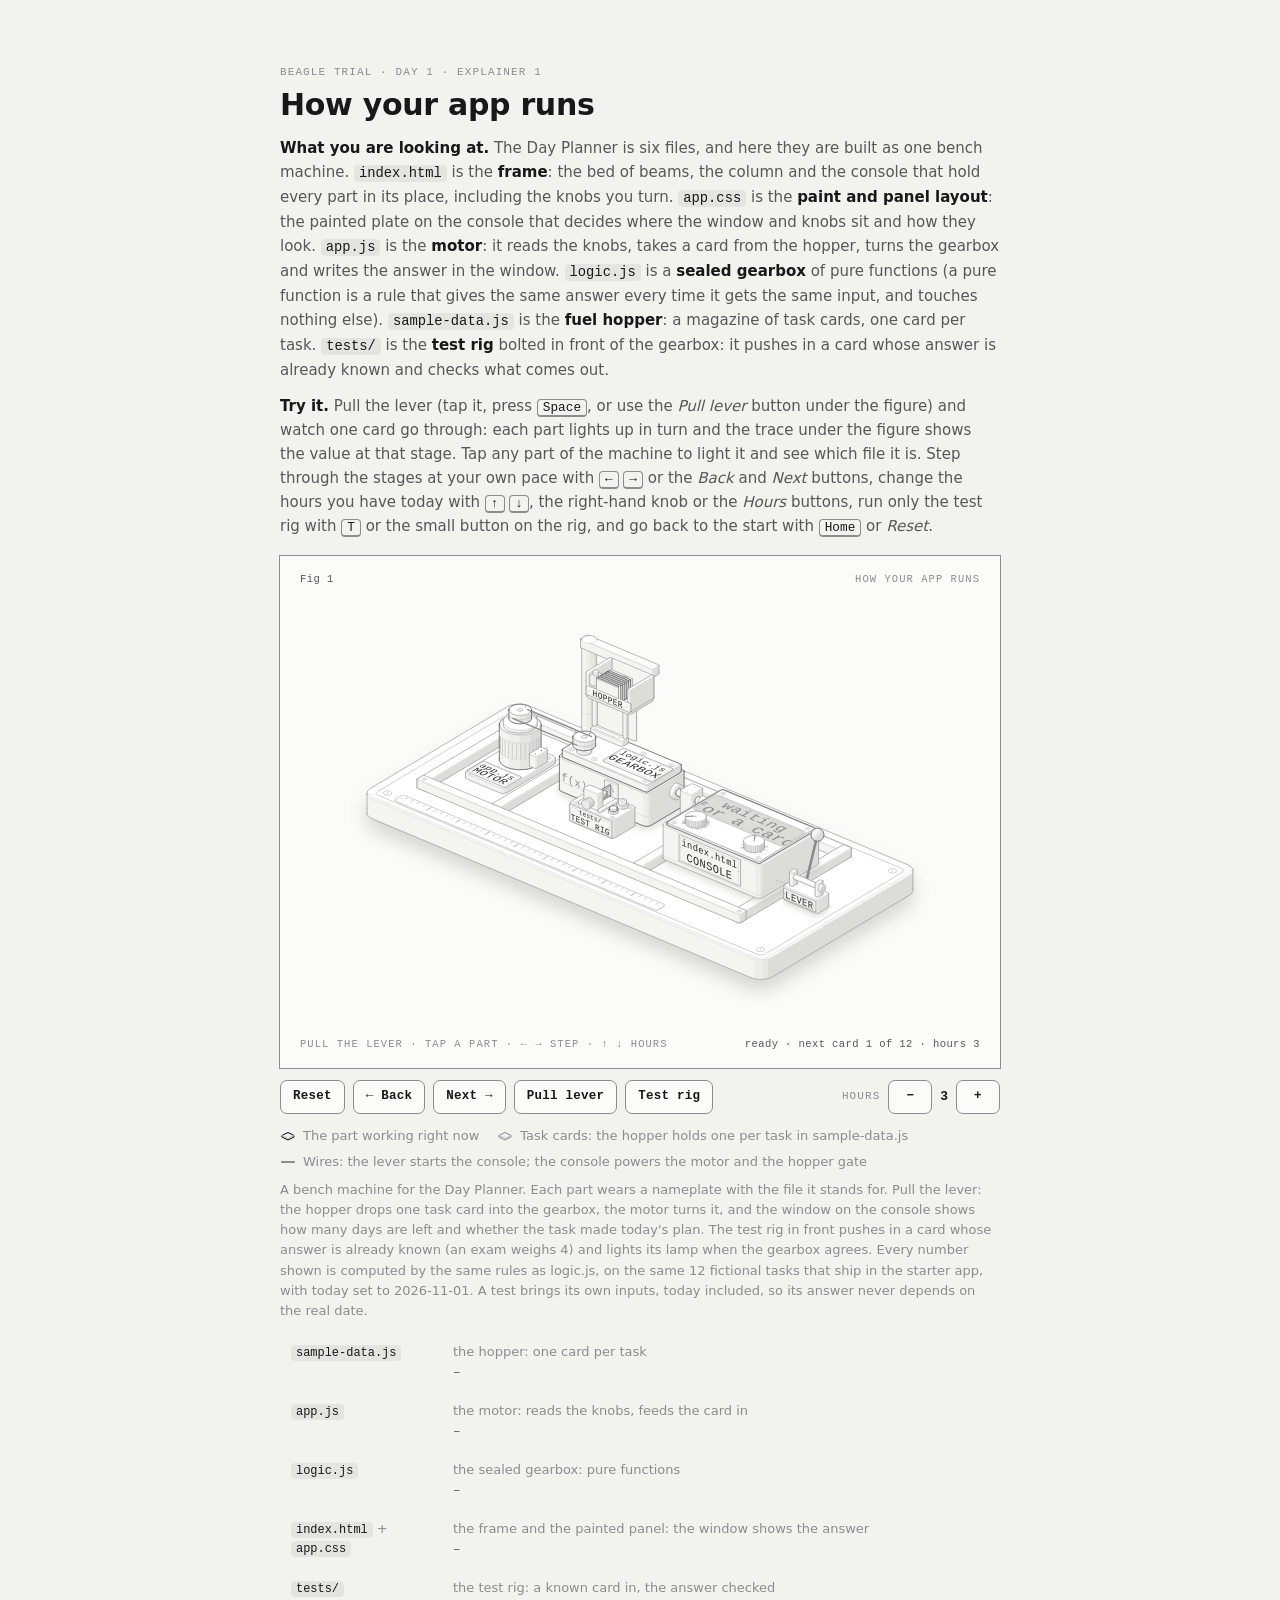
<file: explainers/how-your-app-runs.html>
<!doctype html><html lang="en"><head><meta charset="utf-8"><meta name="viewport" content="width=device-width, initial-scale=1"><title>How your app runs</title><style>
.iso{
  --anatomy-page:#0b0b0b;--anatomy-card:#131313;--anatomy-text:#a3a3a3;--anatomy-strong:#e6e6e6;--anatomy-muted:#6e6e6e;
  --anatomy-paper:#131313;--anatomy-face:#1b1b1b;--anatomy-top:#1c1c1c;
  --anatomy-shade-0:#0f0f0f;--anatomy-shade-1:#121212;--anatomy-shade-2:#151515;--anatomy-shade-3:#181818;
  --anatomy-lit-top:#262626;--anatomy-lit-shade:#1d1d1d;
  --anatomy-hi:#d4d4d4;--anatomy-mid:#6a6a6a;--anatomy-lo:#3e3e3e;--anatomy-faint:#2a2a2a;--anatomy-lit:#ffffff;
  --anatomy-halo:#050505;--anatomy-halo-opacity:.9;--anatomy-dot:#e6e6e6;
  --anatomy-red:#ff6b6b;--anatomy-green:#6be0a0;--anatomy-blue:#6b9bff;
  --anatomy-weight:.6px;--anatomy-ease:cubic-bezier(.32,.72,0,1);
  --anatomy-mono:ui-monospace,"SF Mono",Menlo,Consolas,monospace;
  --anatomy-lift:inset 0 1px 0 0 #ffffff0a,inset 0 0 0 1px #ffffff06,0 0 0 1px #00000026,0 1px 1px -.5px #00000014,0 3px 3px -1.5px #00000014,0 6px 6px -3px #00000014,0 12px 12px -6px #00000014;
}
.iso[data-theme="light"]{
  --anatomy-page:#f2f2ef;--anatomy-card:#fbfbfa;--anatomy-text:#57575a;--anatomy-strong:#18181a;--anatomy-muted:#8c8c90;
  --anatomy-paper:#fbfbfa;--anatomy-face:#ffffff;--anatomy-top:#ffffff;
  --anatomy-shade-0:#dcdcd9;--anatomy-shade-1:#e5e5e2;--anatomy-shade-2:#ededea;--anatomy-shade-3:#f4f4f1;
  --anatomy-lit-top:#ffffff;--anatomy-lit-shade:#eeeeeb;
  --anatomy-hi:#26262a;--anatomy-mid:#8a8a8f;--anatomy-lo:#b4b4b8;--anatomy-faint:#d4d4d6;--anatomy-lit:#000000;
  --anatomy-halo:#8a8a80;--anatomy-halo-opacity:.32;--anatomy-dot:#3a3a3e;
  --anatomy-red:#e5484d;--anatomy-green:#30a46c;--anatomy-blue:#3e63dd;
  --anatomy-lift:inset 0 1px 0 0 #ffffff,0 0 0 1px #0000000f,0 1px 1px -.5px #0000000a,0 3px 3px -1.5px #0000000a,0 6px 6px -3px #0000000a,0 12px 12px -6px #0000000a;
}
.iso-svg{display:block;width:100%;height:auto;overflow:visible}
.iso-svg path,.iso-svg circle{vector-effect:non-scaling-stroke}
.iso-fill{fill:var(--anatomy-paper);stroke:none}
.iso-solid[data-lit]>.iso-fill{fill:var(--anatomy-face)}
.iso-shade,.iso-top{stroke:none}
.iso-shade[data-shade="0"]{fill:var(--anatomy-shade-0)}
.iso-shade[data-shade="1"]{fill:var(--anatomy-shade-1)}
.iso-shade[data-shade="2"]{fill:var(--anatomy-shade-2)}
.iso-shade[data-shade="3"]{fill:var(--anatomy-shade-3)}
.iso-top{fill:var(--anatomy-top)}
.iso-solid[data-lit]>.iso-top{fill:var(--anatomy-lit-top)}
.iso-solid[data-lit]>.iso-shade{fill:var(--anatomy-lit-shade)}
.iso-solid[data-seamless]>.iso-shade,.iso-solid[data-seamless]>.iso-top{stroke-width:.4;stroke-linejoin:round}
.iso-solid[data-seamless]>.iso-shade[data-shade="0"]{stroke:var(--anatomy-shade-0)}
.iso-solid[data-seamless]>.iso-shade[data-shade="1"]{stroke:var(--anatomy-shade-1)}
.iso-solid[data-seamless]>.iso-shade[data-shade="2"]{stroke:var(--anatomy-shade-2)}
.iso-solid[data-seamless]>.iso-shade[data-shade="3"]{stroke:var(--anatomy-shade-3)}
.iso-solid[data-seamless]>.iso-top{stroke:var(--anatomy-top)}
.iso-solid[data-seamless][data-lit]>.iso-top{stroke:var(--anatomy-lit-top)}
.iso-solid[data-seamless][data-lit]>.iso-shade{stroke:var(--anatomy-lit-shade)}
.iso-solid[data-lit]>.iso-edge{stroke:var(--anatomy-lit)}
.iso-halo{fill:var(--anatomy-halo);stroke:none;filter:blur(9px);opacity:var(--anatomy-halo-opacity);transform:translateY(3px)}
.iso-line{fill:none;stroke:var(--anatomy-lo);stroke-width:var(--anatomy-weight);stroke-linecap:round;stroke-linejoin:round}
.iso-line[data-tone="hi"]{stroke:var(--anatomy-hi)}
.iso-line[data-tone="mid"]{stroke:var(--anatomy-mid)}
.iso-line[data-tone="lo"]{stroke:var(--anatomy-lo)}
.iso-line[data-tone="faint"]{stroke:var(--anatomy-faint)}
.iso-line[data-tone="lit"]{stroke:var(--anatomy-lit)}
.iso-line[data-tone="red"]{stroke:var(--anatomy-red)}
.iso-line[data-tone="green"]{stroke:var(--anatomy-green)}
.iso-line[data-tone="blue"]{stroke:var(--anatomy-blue)}
.iso-line[data-dotted]{stroke-dasharray:.01 3.5;stroke-width:1}
.iso-line[data-dashed]{stroke-dasharray:3 3}
.iso-line[data-flow]{stroke-dasharray:2 6}
.iso-wire-end{fill:var(--anatomy-paper);stroke:var(--anatomy-lo);stroke-width:var(--anatomy-weight)}
.iso-wire[data-tone="hi"] .iso-wire-end{stroke:var(--anatomy-hi)}
.iso-wire[data-tone="mid"] .iso-wire-end{stroke:var(--anatomy-mid)}
.iso-wire[data-tone="faint"] .iso-wire-end{stroke:var(--anatomy-faint)}
.iso-wire[data-tone="lit"] .iso-wire-end{stroke:var(--anatomy-lit)}
.iso-dots circle{fill:var(--anatomy-dot);stroke:none;opacity:.32}
.iso-dots[data-tone="hi"] circle{opacity:.85}
.iso-dots[data-tone="mid"] circle{opacity:.45}
.iso-dots[data-tone="lo"] circle{opacity:.22}
.iso-dots[data-tone="faint"] circle{opacity:.12}
.iso-face-text{fill:var(--anatomy-mid);font-family:var(--anatomy-mono);letter-spacing:.04em}
.iso-face-text[data-tone="hi"]{fill:var(--anatomy-hi)}
.iso-face-text[data-tone="lo"]{fill:var(--anatomy-lo)}
.iso-face-text[data-tone="faint"]{fill:var(--anatomy-faint)}
.tb-body{fill:var(--anatomy-shade-2);stroke:none}
.tb-shine{fill:var(--anatomy-top);stroke:none}
.tb-shade{fill:var(--anatomy-shade-0);stroke:none}
.tb-ring{fill:none;stroke:var(--anatomy-lo);stroke-width:.45;stroke-linecap:butt;stroke-linejoin:round}
.tb-ring[data-tone="mid"]{stroke:var(--anatomy-mid)}
.tb-ring[data-tone="faint"]{stroke:var(--anatomy-faint)}
.tb-ring[data-tone="hi"]{stroke:var(--anatomy-hi)}
@keyframes iso-flow{to{stroke-dashoffset:-32}}
@keyframes iso-pulse{0%,100%{opacity:.18}12%{opacity:1}40%{opacity:.18}}
.iso-line[data-flow]{animation:iso-flow 1600ms linear infinite}
.iso-dots circle[data-pulse]{animation:iso-pulse 1600ms steps(1,end) infinite;animation-delay:var(--pulse-at,0ms)}
.iso-figure{margin:32px 0 36px}
.iso-plate{position:relative;padding:52px 24px;border-radius:0;background:var(--anatomy-card);box-shadow:0 0 0 1px var(--anatomy-mid);--anatomy-paper:var(--anatomy-card)}
.iso-plate-corners{position:absolute;inset:18px 20px;pointer-events:none}
.iso-plate-corner{position:absolute;color:var(--anatomy-muted);font-family:var(--anatomy-mono);font-size:10.5px;line-height:1;letter-spacing:.04em;white-space:nowrap}
.iso-plate-corner[data-corner="fig"]{top:0;left:0;color:var(--anatomy-text)}
.iso-plate-corner[data-corner="title"]{top:0;right:0;text-transform:uppercase;letter-spacing:.1em}
.iso-plate-corner[data-corner="hint"]{bottom:0;left:0;text-transform:uppercase;letter-spacing:.1em}
.iso-plate-corner[data-corner="readout"]{right:0;bottom:0;color:var(--anatomy-text);font-variant-numeric:tabular-nums}
.iso-plate .iso-svg{margin:0 auto}
.iso-legend{display:grid;gap:8px;margin-top:12px;color:var(--anatomy-muted);font-size:13px;line-height:1.55}
.iso-keys{display:flex;flex-wrap:wrap;gap:6px 18px}
.iso-key{display:inline-flex;align-items:center;gap:7px}
.iso-swatch{width:16px;height:10px;flex:none;overflow:visible}
.iso-swatch path{fill:none;stroke:var(--anatomy-hi);stroke-width:1;vector-effect:non-scaling-stroke;stroke-linejoin:round;stroke-linecap:round}
.iso-swatch[data-mark="raised"] path,.iso-swatch[data-mark="flat"] path{stroke:var(--anatomy-mid)}
.iso-swatch[data-mark="lit"] path{stroke:var(--anatomy-lit)}
.iso-swatch[data-mark="dim"] path{stroke:var(--anatomy-lo)}
.iso-swatch[data-mark="dotted"] path{stroke-dasharray:.01 3;stroke-width:1.4}
.iso-swatch[data-mark="dashed"] path{stroke-dasharray:3 2.5}
.iso-swatch[data-mark="red"] path{stroke:var(--anatomy-red)}
.iso-swatch[data-mark="green"] path{stroke:var(--anatomy-green)}
.iso-swatch[data-mark="blue"] path{stroke:var(--anatomy-blue)}
.iso-swatch-crease{stroke:var(--anatomy-lo)!important}
@media (max-width:560px){.iso-plate{padding:48px 12px 70px}.iso-plate-corner[data-corner="hint"]{bottom:18px}}
@media (prefers-reduced-motion:reduce){.iso-line[data-flow],.iso-dots circle[data-pulse]{animation:none}}

*{box-sizing:border-box}
html{color-scheme:dark}
body[data-theme="light"]{color-scheme:light}
body{margin:0;background:var(--anatomy-page);color:var(--anatomy-text);font:14px/1.6 ui-sans-serif,system-ui,-apple-system,"Segoe UI",sans-serif;-webkit-font-smoothing:antialiased}
.iso-page{width:min(720px,100% - 32px);margin:64px auto 96px}
</style></head><body class="iso" data-theme="light"><main class="iso-page"><style>.hr-head{margin:0 0 8px}
.hr-kicker{margin:0 0 6px;font-family:var(--anatomy-mono);font-size:11px;letter-spacing:.1em;text-transform:uppercase;color:var(--anatomy-muted)}
.hr-head h1{margin:0 0 14px;font-size:30px;line-height:1.15;font-weight:650;letter-spacing:-.01em;color:var(--anatomy-strong)}
.hr-lede,.hr-try{margin:0 0 12px;font-size:15px;line-height:1.6;color:var(--anatomy-text)}
.hr-lede strong,.hr-try strong{color:var(--anatomy-strong);font-weight:600}
.hr-head code,.hr-trace code{font-family:var(--anatomy-mono);font-size:.92em;color:var(--anatomy-strong);background:color-mix(in srgb,var(--anatomy-muted) 14%,transparent);padding:1px 5px;border-radius:4px}
kbd{font-family:var(--anatomy-mono);font-size:.85em;color:var(--anatomy-strong);border:1px solid var(--anatomy-muted);border-bottom-width:2px;border-radius:4px;padding:0 5px;line-height:1.4;white-space:nowrap}
.iso-figure{margin:18px 0 36px}
.iso-stage{touch-action:pan-y;outline:none}
.iso-stage:focus-visible{outline:1px solid var(--anatomy-muted);outline-offset:6px}
.hr-sr{position:absolute;width:1px;height:1px;overflow:hidden;clip-path:inset(50%);white-space:nowrap}
.hr-click{cursor:pointer}
[data-stage]{cursor:pointer}
/* invisible thumb-sized targets around the three small controls; a faint ring shows them on a touch screen */
.hr-hit{fill:none;stroke:none;pointer-events:all}
@media (pointer:coarse){.hr-hit{stroke:var(--anatomy-mid);stroke-opacity:.45;stroke-width:.8px;stroke-dasharray:2.5 2.5}}
.hr-glass{fill:var(--anatomy-shade-0);stroke:none;transition:fill .4s var(--anatomy-ease)}
.hr-glass[data-on]{fill:var(--anatomy-lit-shade)}
.hr-word{fill:var(--anatomy-mid);font-family:var(--anatomy-mono);letter-spacing:.02em}
.hr-word[data-on]{fill:var(--anatomy-lit);font-weight:600}
/* the button row under the card: every key has a button, each at least 34 px tall */
.hr-bar{display:flex;flex-wrap:wrap;align-items:center;gap:8px;margin:12px 0 4px}
.hr-bar button{min-height:34px;min-width:44px;padding:0 12px;border:1px solid var(--anatomy-muted);border-radius:7px;background:var(--anatomy-card);color:var(--anatomy-strong);font:600 12.5px/1 var(--anatomy-mono);letter-spacing:.02em;cursor:pointer;touch-action:manipulation}
.hr-bar button:hover{border-color:var(--anatomy-strong)}
.hr-bar button:active{background:color-mix(in srgb,var(--anatomy-muted) 18%,transparent)}
.hr-bar button:focus-visible{outline:2px solid var(--anatomy-strong);outline-offset:2px}
.hr-bar-hours{display:inline-flex;align-items:center;gap:4px;margin-left:auto}
.hr-bar-label{font:11px/1 var(--anatomy-mono);letter-spacing:.1em;text-transform:uppercase;color:var(--anatomy-muted);margin-right:4px}
.hr-bar output{min-width:2ch;text-align:center;font:600 13px/1 var(--anatomy-mono);color:var(--anatomy-strong);font-variant-numeric:tabular-nums}
.hr-arm{stroke-width:2.6px}
.hr-belt{stroke-width:1.3px}
.hr-belt[data-run]{stroke-dasharray:3 3;animation:iso-flow 900ms linear infinite}
.iso-solid>path,.iso-line{transition:fill .35s var(--anatomy-ease),stroke .35s var(--anatomy-ease)}
/* a part that is working: a warm lamp-lit top and a heavier edge, so it reads in both themes */
body{--hr-lit-top:#fff3c4;--hr-lit-face:#fffbe8;--hr-lit-shade:#efe6c4}
body[data-theme="dark"]{--hr-lit-top:#4a4530;--hr-lit-face:#2a281e;--hr-lit-shade:#3a3628}
[data-stage] .iso-solid[data-lit]>.iso-top{fill:var(--hr-lit-top)}
[data-stage] .iso-solid[data-lit]>.iso-fill{fill:var(--hr-lit-face)}
[data-stage] .iso-solid[data-lit]>.iso-shade{fill:var(--hr-lit-shade)}
[data-stage] .iso-solid[data-lit]>.iso-edge{stroke:var(--anatomy-lit);stroke-width:1px}
[data-part="lamp"][data-on] .iso-fill,[data-part="lamp"][data-on] .iso-top,[data-part="lamp"][data-on] .iso-shade{fill:var(--anatomy-lit)}
[data-part="lamp"][data-on] .iso-edge{stroke:var(--anatomy-lit)}
.hr-trace{list-style:none;margin:14px 0 0;padding:0;display:grid;gap:4px;font-size:13px;line-height:1.45}
.hr-trace li{display:grid;grid-template-columns:150px 1fr;gap:2px 12px;padding:7px 10px;border-radius:6px;border:1px solid transparent;color:var(--anatomy-muted)}
.hr-trace li .hr-role{color:var(--anatomy-muted);grid-column:2}
.hr-trace li .hr-value{grid-column:2;font-family:var(--anatomy-mono);font-size:12.5px;color:var(--anatomy-text);font-variant-numeric:tabular-nums;min-height:1.4em;overflow-wrap:anywhere}
.hr-trace li[data-done]{color:var(--anatomy-text)}
.hr-trace li[data-done] .hr-value{color:var(--anatomy-strong)}
.hr-trace li[data-on]{border-color:var(--anatomy-mid);background:color-mix(in srgb,var(--anatomy-muted) 10%,transparent)}
.hr-trace li[data-on] .hr-value{color:var(--anatomy-strong)}
.hr-trace li>.hr-file{grid-row:1/3;align-self:start}
@media (max-width:560px){
  .hr-head h1{font-size:24px}
  .hr-trace li{grid-template-columns:1fr}
  .hr-trace li>.hr-file{grid-row:auto}
  .hr-trace li .hr-role,.hr-trace li .hr-value{grid-column:1}
  .iso-plate{overflow:hidden}
  .iso-plate .iso-svg{width:124%;margin-left:-12%}
  .iso-plate-corner[data-corner="hint"]{max-width:50%;white-space:normal;line-height:1.35}
  .iso-plate-corner[data-corner="readout"]{max-width:46%;white-space:normal;line-height:1.35;text-align:right}
  .hr-bar-hours{margin-left:0}
}
@media (prefers-reduced-motion:reduce){
  .hr-belt[data-run]{animation:none}
  .iso-solid>path,.iso-line,.hr-glass{transition:none}
}
</style><header class="hr-head"><p class="hr-kicker">Beagle trial · Day 1 · Explainer 1</p><h1>How your app runs</h1>
<p class="hr-lede"><strong>What you are looking at.</strong> The Day Planner is six files, and here they are built as one bench machine. <code>index.html</code> is the <strong>frame</strong>: the bed of beams, the column and the console that hold every part in its place, including the knobs you turn. <code>app.css</code> is the <strong>paint and panel layout</strong>: the painted plate on the console that decides where the window and knobs sit and how they look. <code>app.js</code> is the <strong>motor</strong>: it reads the knobs, takes a card from the hopper, turns the gearbox and writes the answer in the window. <code>logic.js</code> is a <strong>sealed gearbox</strong> of pure functions (a pure function is a rule that gives the same answer every time it gets the same input, and touches nothing else). <code>sample-data.js</code> is the <strong>fuel hopper</strong>: a magazine of task cards, one card per task. <code>tests/</code> is the <strong>test rig</strong> bolted in front of the gearbox: it pushes in a card whose answer is already known and checks what comes out.</p>
<p class="hr-try"><strong>Try it.</strong> Pull the lever (tap it, press <kbd>Space</kbd>, or use the <em>Pull lever</em> button under the figure) and watch one card go through: each part lights up in turn and the trace under the figure shows the value at that stage. Tap any part of the machine to light it and see which file it is. Step through the stages at your own pace with <kbd>←</kbd> <kbd>→</kbd> or the <em>Back</em> and <em>Next</em> buttons, change the hours you have today with <kbd>↑</kbd> <kbd>↓</kbd>, the right-hand knob or the <em>Hours</em> buttons, run only the test rig with <kbd>T</kbd> or the small button on the rig, and go back to the start with <kbd>Home</kbd> or <em>Reset</em>.</p></header><figure class="iso-figure"><div class="iso-plate"><div class="iso-plate-corners" aria-hidden="true"><span class="iso-plate-corner" data-corner="fig">Fig 1</span><span class="iso-plate-corner" data-corner="title">How your app runs</span><span class="iso-plate-corner" data-corner="hint">Pull the lever · tap a part · ← → step · ↑ ↓ hours</span><span class="iso-plate-corner" data-corner="readout" data-readout>ready · next card 1 of 12 · hours 3</span></div><div class="iso-stage" tabindex="0" role="group" aria-label="How your app runs. Space pulls the lever and runs one task through the machine. Left and right arrows step through the five stages. Up and down turn the hours knob. T runs the test rig. Home resets. Clicking a part lights it and shows its stage."><svg xmlns="http://www.w3.org/2000/svg" class="iso-svg" viewBox="0 0 660 400" role="img" aria-label="A bench machine on a base plate. A bed frame of beams holds a motor, a sealed gearbox with a belt from the motor, a test rig bolted in front of the gearbox, and a column at the back whose arm carries a hopper of task cards above the gearbox. A shaft runs from the gearbox to a console with two knobs and a two-line display window, and a hand lever stands beside the console. Each part wears a nameplate: hopper is sample-data.js, motor is app.js, gearbox is logic.js, console is index.html, test rig is tests. Pulling the lever drops one card through the gearbox and the window shows the answer."><path class="iso-halo" d="M61.9 190.7L62 189.2L62.6 187.8L63.7 186.4L65.4 185.2L199.8 105.1L201.9 104.1L204.3 103.3L207.1 102.7L209.9 102.5L212.9 102.5L215.7 102.8L218.4 103.4L220.9 104.2L592.8 260.2L594.8 261.3L596.4 262.5L597.5 263.9L598.1 265.3L598.1 284.7L598 286.2L597.4 287.6L596.3 289L594.6 290.2L460.2 370.3L458.1 371.3L455.7 372.1L452.9 372.6L450.1 372.9L447.1 372.9L444.3 372.6L441.6 372L439.1 371.2L67.2 215.1L65.2 214.1L63.6 212.9L62.5 211.5L61.9 210.1Z"/><g class="iso-solid"><path class="iso-fill" d="M201.4 145L201.8 143.5L202.8 142.2L204.5 140.9L206.6 139.9L209.1 139.2L211.9 138.7L214.8 138.6L217.7 138.8L220.4 139.3L222.9 140.1L224.9 141.2L226.4 142.5L227.3 143.8L227.5 145.3L227.5 147.9L227.1 149.3L226.1 150.7L224.5 151.9L222.4 152.9L219.8 153.7L217.1 154.1L214.1 154.3L211.2 154.1L208.5 153.5L206.1 152.7L204 151.7L202.6 150.4L201.7 149L201.4 147.6Z"/><path class="iso-shade" data-shade="0" d="M224.5 151.9L222.4 152.9L222.4 150.4L224.5 149.3ZM222.4 152.9L219.8 153.7L219.8 151.1L222.4 150.4ZM227.5 147.9L227.1 149.3L227.1 146.8L227.5 145.3ZM227.1 149.3L226.1 150.7L226.1 148.1L227.1 146.8ZM226.1 150.7L224.5 151.9L224.5 149.3L226.1 148.1Z"/><path class="iso-shade" data-shade="1" d="M219.8 153.7L217.1 154.1L217.1 151.5L219.8 151.1ZM217.1 154.1L214.1 154.3L214.1 151.7L217.1 151.5Z"/><path class="iso-shade" data-shade="2" d="M214.1 154.3L211.2 154.1L211.2 151.5L214.1 151.7ZM211.2 154.1L208.5 153.5L208.5 151L211.2 151.5Z"/><path class="iso-shade" data-shade="3" d="M208.5 153.5L206.1 152.7L206.1 150.1L208.5 151ZM206.1 152.7L204 151.7L204 149.1L206.1 150.1ZM204 151.7L202.6 150.4L202.6 147.8L204 149.1ZM202.6 150.4L201.7 149L201.7 146.4L202.6 147.8ZM201.7 149L201.4 147.6L201.4 145L201.7 146.4Z"/><path class="iso-top" d="M224.5 149.3L222.4 150.4L219.8 151.1L217.1 151.5L214.1 151.7L211.2 151.5L208.5 151L206.1 150.1L204 149.1L202.6 147.8L201.7 146.4L201.4 145L201.8 143.5L202.8 142.2L204.5 140.9L206.6 139.9L209.1 139.2L211.9 138.7L214.8 138.6L217.7 138.8L220.4 139.3L222.9 140.1L224.9 141.2L226.4 142.5L227.3 143.8L227.5 145.3L227.1 146.8L226.1 148.1Z"/><path class="iso-line iso-crease" data-tone="faint" d="M227.5 145.3L227.1 146.8L226.1 148.1L224.5 149.3L222.4 150.4L219.8 151.1L217.1 151.5L214.1 151.7L211.2 151.5L208.5 151L206.1 150.1L204 149.1L202.6 147.8L201.7 146.4L201.4 145"/><path class="iso-line iso-edge" data-tone="lo" d="M201.4 145L201.8 143.5L202.8 142.2L204.5 140.9L206.6 139.9L209.1 139.2L211.9 138.7L214.8 138.6L217.7 138.8L220.4 139.3L222.9 140.1L224.9 141.2L226.4 142.5L227.3 143.8L227.5 145.3M227.5 147.9L227.1 149.3L226.1 150.7L224.5 151.9L222.4 152.9L219.8 153.7L217.1 154.1L214.1 154.3L211.2 154.1L208.5 153.5L206.1 152.7L204 151.7L202.6 150.4L201.7 149L201.4 147.6M201.4 145L201.4 147.6M227.5 145.3L227.5 147.9"/></g><g class="iso-solid"><path class="iso-fill" d="M204.4 139.5L204.7 138.4L205.5 137.3L206.7 136.4L208.4 135.6L210.3 135L212.5 134.7L214.7 134.6L217 134.8L219.1 135.2L221 135.8L222.5 136.6L223.7 137.6L224.4 138.6L224.6 139.8L224.6 145.3L224.2 146.4L223.4 147.4L222.2 148.4L220.6 149.2L218.6 149.7L216.5 150.1L214.2 150.2L212 150L209.9 149.6L208 149L206.4 148.2L205.3 147.2L204.6 146.1L204.4 145Z"/><path class="iso-shade" data-shade="0" d="M222.2 148.4L220.6 149.2L220.6 143.7L222.2 142.9ZM220.6 149.2L218.6 149.7L218.6 144.2L220.6 143.7ZM224.6 145.3L224.2 146.4L224.2 140.9L224.6 139.8ZM224.2 146.4L223.4 147.4L223.4 141.9L224.2 140.9ZM223.4 147.4L222.2 148.4L222.2 142.9L223.4 141.9Z"/><path class="iso-shade" data-shade="1" d="M218.6 149.7L216.5 150.1L216.5 144.6L218.6 144.2ZM216.5 150.1L214.2 150.2L214.2 144.7L216.5 144.6Z"/><path class="iso-shade" data-shade="2" d="M214.2 150.2L212 150L212 144.5L214.2 144.7ZM212 150L209.9 149.6L209.9 144.1L212 144.5Z"/><path class="iso-shade" data-shade="3" d="M209.9 149.6L208 149L208 143.5L209.9 144.1ZM208 149L206.4 148.2L206.4 142.7L208 143.5ZM206.4 148.2L205.3 147.2L205.3 141.7L206.4 142.7ZM205.3 147.2L204.6 146.1L204.6 140.6L205.3 141.7ZM204.6 146.1L204.4 145L204.4 139.5L204.6 140.6Z"/><path class="iso-top" d="M222.2 142.9L220.6 143.7L218.6 144.2L216.5 144.6L214.2 144.7L212 144.5L209.9 144.1L208 143.5L206.4 142.7L205.3 141.7L204.6 140.6L204.4 139.5L204.7 138.4L205.5 137.3L206.7 136.4L208.4 135.6L210.3 135L212.5 134.7L214.7 134.6L217 134.8L219.1 135.2L221 135.8L222.5 136.6L223.7 137.6L224.4 138.6L224.6 139.8L224.2 140.9L223.4 141.9Z"/><path class="iso-line iso-crease" data-tone="faint" d="M224.6 139.8L224.2 140.9L223.4 141.9L222.2 142.9L220.6 143.7L218.6 144.2L216.5 144.6L214.2 144.7L212 144.5L209.9 144.1L208 143.5L206.4 142.7L205.3 141.7L204.6 140.6L204.4 139.5"/><path class="iso-line iso-edge" data-tone="mid" d="M204.4 139.5L204.7 138.4L205.5 137.3L206.7 136.4L208.4 135.6L210.3 135L212.5 134.7L214.7 134.6L217 134.8L219.1 135.2L221 135.8L222.5 136.6L223.7 137.6L224.4 138.6L224.6 139.8M224.6 145.3L224.2 146.4L223.4 147.4L222.2 148.4L220.6 149.2L218.6 149.7L216.5 150.1L214.2 150.2L212 150L209.9 149.6L208 149L206.4 148.2L205.3 147.2L204.6 146.1L204.4 145M204.4 139.5L204.4 145M224.6 139.8L224.6 145.3"/></g><g class="iso-solid"><path class="iso-fill" d="M100.6 205.1L101 203.6L102 202.2L103.6 201L105.7 200L108.3 199.3L111 198.8L114 198.7L116.9 198.9L119.6 199.4L122 200.2L124.1 201.3L125.6 202.5L126.5 203.9L126.7 205.4L126.7 208L126.3 209.4L125.3 210.8L123.7 212L121.5 213L119 213.8L116.2 214.2L113.3 214.3L110.4 214.1L107.7 213.6L105.2 212.8L103.2 211.8L101.7 210.5L100.8 209.1L100.6 207.7Z"/><path class="iso-shade" data-shade="0" d="M123.7 212L121.5 213L121.5 210.4L123.7 209.4ZM121.5 213L119 213.8L119 211.2L121.5 210.4ZM126.7 208L126.3 209.4L126.3 206.8L126.7 205.4ZM126.3 209.4L125.3 210.8L125.3 208.2L126.3 206.8ZM125.3 210.8L123.7 212L123.7 209.4L125.3 208.2Z"/><path class="iso-shade" data-shade="1" d="M119 213.8L116.2 214.2L116.2 211.6L119 211.2ZM116.2 214.2L113.3 214.3L113.3 211.8L116.2 211.6Z"/><path class="iso-shade" data-shade="2" d="M113.3 214.3L110.4 214.1L110.4 211.6L113.3 211.8ZM110.4 214.1L107.7 213.6L107.7 211L110.4 211.6Z"/><path class="iso-shade" data-shade="3" d="M107.7 213.6L105.2 212.8L105.2 210.2L107.7 211ZM105.2 212.8L103.2 211.8L103.2 209.2L105.2 210.2ZM103.2 211.8L101.7 210.5L101.7 207.9L103.2 209.2ZM101.7 210.5L100.8 209.1L100.8 206.5L101.7 207.9ZM100.8 209.1L100.6 207.7L100.6 205.1L100.8 206.5Z"/><path class="iso-top" d="M123.7 209.4L121.5 210.4L119 211.2L116.2 211.6L113.3 211.8L110.4 211.6L107.7 211L105.2 210.2L103.2 209.2L101.7 207.9L100.8 206.5L100.6 205.1L101 203.6L102 202.2L103.6 201L105.7 200L108.3 199.3L111 198.8L114 198.7L116.9 198.9L119.6 199.4L122 200.2L124.1 201.3L125.6 202.5L126.5 203.9L126.7 205.4L126.3 206.8L125.3 208.2Z"/><path class="iso-line iso-crease" data-tone="faint" d="M126.7 205.4L126.3 206.8L125.3 208.2L123.7 209.4L121.5 210.4L119 211.2L116.2 211.6L113.3 211.8L110.4 211.6L107.7 211L105.2 210.2L103.2 209.2L101.7 207.9L100.8 206.5L100.6 205.1"/><path class="iso-line iso-edge" data-tone="lo" d="M100.6 205.1L101 203.6L102 202.2L103.6 201L105.7 200L108.3 199.3L111 198.8L114 198.7L116.9 198.9L119.6 199.4L122 200.2L124.1 201.3L125.6 202.5L126.5 203.9L126.7 205.4M126.7 208L126.3 209.4L125.3 210.8L123.7 212L121.5 213L119 213.8L116.2 214.2L113.3 214.3L110.4 214.1L107.7 213.6L105.2 212.8L103.2 211.8L101.7 210.5L100.8 209.1L100.6 207.7M100.6 205.1L100.6 207.7M126.7 205.4L126.7 208"/></g><g class="iso-solid"><path class="iso-fill" d="M103.6 199.6L103.9 198.5L104.7 197.4L105.9 196.5L107.5 195.7L109.5 195.1L111.6 194.8L113.9 194.7L116.1 194.8L118.2 195.2L120.1 195.9L121.7 196.7L122.8 197.7L123.5 198.7L123.7 199.9L123.7 205.4L123.4 206.5L122.6 207.5L121.4 208.5L119.7 209.2L117.8 209.8L115.6 210.2L113.4 210.3L111.1 210.1L109 209.7L107.2 209.1L105.6 208.3L104.4 207.3L103.8 206.2L103.6 205.1Z"/><path class="iso-shade" data-shade="0" d="M121.4 208.5L119.7 209.2L119.7 203.7L121.4 203ZM119.7 209.2L117.8 209.8L117.8 204.3L119.7 203.7ZM123.7 205.4L123.4 206.5L123.4 201L123.7 199.9ZM123.4 206.5L122.6 207.5L122.6 202L123.4 201ZM122.6 207.5L121.4 208.5L121.4 203L122.6 202Z"/><path class="iso-shade" data-shade="1" d="M117.8 209.8L115.6 210.2L115.6 204.7L117.8 204.3ZM115.6 210.2L113.4 210.3L113.4 204.8L115.6 204.7Z"/><path class="iso-shade" data-shade="2" d="M113.4 210.3L111.1 210.1L111.1 204.6L113.4 204.8ZM111.1 210.1L109 209.7L109 204.2L111.1 204.6Z"/><path class="iso-shade" data-shade="3" d="M109 209.7L107.2 209.1L107.2 203.6L109 204.2ZM107.2 209.1L105.6 208.3L105.6 202.8L107.2 203.6ZM105.6 208.3L104.4 207.3L104.4 201.8L105.6 202.8ZM104.4 207.3L103.8 206.2L103.8 200.7L104.4 201.8ZM103.8 206.2L103.6 205.1L103.6 199.6L103.8 200.7Z"/><path class="iso-top" d="M121.4 203L119.7 203.7L117.8 204.3L115.6 204.7L113.4 204.8L111.1 204.6L109 204.2L107.2 203.6L105.6 202.8L104.4 201.8L103.8 200.7L103.6 199.6L103.9 198.5L104.7 197.4L105.9 196.5L107.5 195.7L109.5 195.1L111.6 194.8L113.9 194.7L116.1 194.8L118.2 195.2L120.1 195.9L121.7 196.7L122.8 197.7L123.5 198.7L123.7 199.9L123.4 201L122.6 202Z"/><path class="iso-line iso-crease" data-tone="faint" d="M123.7 199.9L123.4 201L122.6 202L121.4 203L119.7 203.7L117.8 204.3L115.6 204.7L113.4 204.8L111.1 204.6L109 204.2L107.2 203.6L105.6 202.8L104.4 201.8L103.8 200.7L103.6 199.6"/><path class="iso-line iso-edge" data-tone="mid" d="M103.6 199.6L103.9 198.5L104.7 197.4L105.9 196.5L107.5 195.7L109.5 195.1L111.6 194.8L113.9 194.7L116.1 194.8L118.2 195.2L120.1 195.9L121.7 196.7L122.8 197.7L123.5 198.7L123.7 199.9M123.7 205.4L123.4 206.5L122.6 207.5L121.4 208.5L119.7 209.2L117.8 209.8L115.6 210.2L113.4 210.3L111.1 210.1L109 209.7L107.2 209.1L105.6 208.3L104.4 207.3L103.8 206.2L103.6 205.1M103.6 199.6L103.6 205.1M123.7 199.9L123.7 205.4"/></g><g class="iso-solid"><path class="iso-fill" d="M533.3 284.2L533.7 282.8L534.7 281.4L536.3 280.2L538.5 279.2L541 278.4L543.8 278L546.7 277.9L549.6 278.1L552.3 278.6L554.8 279.4L556.8 280.4L558.3 281.7L559.2 283.1L559.4 284.6L559.4 287.1L559 288.6L558 290L556.4 291.2L554.3 292.2L551.7 292.9L549 293.4L546 293.5L543.1 293.3L540.4 292.8L538 292L535.9 290.9L534.4 289.7L533.5 288.3L533.3 286.8Z"/><path class="iso-shade" data-shade="0" d="M556.4 291.2L554.3 292.2L554.3 289.6L556.4 288.6ZM554.3 292.2L551.7 292.9L551.7 290.3L554.3 289.6ZM559.4 287.1L559 288.6L559 286L559.4 284.6ZM559 288.6L558 290L558 287.4L559 286ZM558 290L556.4 291.2L556.4 288.6L558 287.4Z"/><path class="iso-shade" data-shade="1" d="M551.7 292.9L549 293.4L549 290.8L551.7 290.3ZM549 293.4L546 293.5L546 290.9L549 290.8Z"/><path class="iso-shade" data-shade="2" d="M546 293.5L543.1 293.3L543.1 290.7L546 290.9ZM543.1 293.3L540.4 292.8L540.4 290.2L543.1 290.7Z"/><path class="iso-shade" data-shade="3" d="M540.4 292.8L538 292L538 289.4L540.4 290.2ZM538 292L535.9 290.9L535.9 288.3L538 289.4ZM535.9 290.9L534.4 289.7L534.4 287.1L535.9 288.3ZM534.4 289.7L533.5 288.3L533.5 285.7L534.4 287.1ZM533.5 288.3L533.3 286.8L533.3 284.2L533.5 285.7Z"/><path class="iso-top" d="M556.4 288.6L554.3 289.6L551.7 290.3L549 290.8L546 290.9L543.1 290.7L540.4 290.2L538 289.4L535.9 288.3L534.4 287.1L533.5 285.7L533.3 284.2L533.7 282.8L534.7 281.4L536.3 280.2L538.5 279.2L541 278.4L543.8 278L546.7 277.9L549.6 278.1L552.3 278.6L554.8 279.4L556.8 280.4L558.3 281.7L559.2 283.1L559.4 284.6L559 286L558 287.4Z"/><path class="iso-line iso-crease" data-tone="faint" d="M559.4 284.6L559 286L558 287.4L556.4 288.6L554.3 289.6L551.7 290.3L549 290.8L546 290.9L543.1 290.7L540.4 290.2L538 289.4L535.9 288.3L534.4 287.1L533.5 285.7L533.3 284.2"/><path class="iso-line iso-edge" data-tone="lo" d="M533.3 284.2L533.7 282.8L534.7 281.4L536.3 280.2L538.5 279.2L541 278.4L543.8 278L546.7 277.9L549.6 278.1L552.3 278.6L554.8 279.4L556.8 280.4L558.3 281.7L559.2 283.1L559.4 284.6M559.4 287.1L559 288.6L558 290L556.4 291.2L554.3 292.2L551.7 292.9L549 293.4L546 293.5L543.1 293.3L540.4 292.8L538 292L535.9 290.9L534.4 289.7L533.5 288.3L533.3 286.8M533.3 284.2L533.3 286.8M559.4 284.6L559.4 287.1"/></g><g class="iso-solid"><path class="iso-fill" d="M536.3 278.8L536.6 277.6L537.4 276.6L538.6 275.6L540.3 274.9L542.2 274.3L544.4 273.9L546.6 273.8L548.9 274L551 274.4L552.8 275L554.4 275.8L555.6 276.8L556.2 277.9L556.4 279L556.4 284.5L556.1 285.6L555.3 286.7L554.1 287.6L552.5 288.4L550.5 289L548.4 289.3L546.1 289.4L543.9 289.3L541.8 288.9L539.9 288.3L538.3 287.4L537.2 286.5L536.5 285.4L536.3 284.3Z"/><path class="iso-shade" data-shade="0" d="M554.1 287.6L552.5 288.4L552.5 282.9L554.1 282.1ZM552.5 288.4L550.5 289L550.5 283.5L552.5 282.9ZM556.4 284.5L556.1 285.6L556.1 280.1L556.4 279ZM556.1 285.6L555.3 286.7L555.3 281.2L556.1 280.1ZM555.3 286.7L554.1 287.6L554.1 282.1L555.3 281.2Z"/><path class="iso-shade" data-shade="1" d="M550.5 289L548.4 289.3L548.4 283.8L550.5 283.5ZM548.4 289.3L546.1 289.4L546.1 283.9L548.4 283.8Z"/><path class="iso-shade" data-shade="2" d="M546.1 289.4L543.9 289.3L543.9 283.8L546.1 283.9ZM543.9 289.3L541.8 288.9L541.8 283.4L543.9 283.8Z"/><path class="iso-shade" data-shade="3" d="M541.8 288.9L539.9 288.3L539.9 282.8L541.8 283.4ZM539.9 288.3L538.3 287.4L538.3 281.9L539.9 282.8ZM538.3 287.4L537.2 286.5L537.2 281L538.3 281.9ZM537.2 286.5L536.5 285.4L536.5 279.9L537.2 281ZM536.5 285.4L536.3 284.3L536.3 278.8L536.5 279.9Z"/><path class="iso-top" d="M554.1 282.1L552.5 282.9L550.5 283.5L548.4 283.8L546.1 283.9L543.9 283.8L541.8 283.4L539.9 282.8L538.3 281.9L537.2 281L536.5 279.9L536.3 278.8L536.6 277.6L537.4 276.6L538.6 275.6L540.3 274.9L542.2 274.3L544.4 273.9L546.6 273.8L548.9 274L551 274.4L552.8 275L554.4 275.8L555.6 276.8L556.2 277.9L556.4 279L556.1 280.1L555.3 281.2Z"/><path class="iso-line iso-crease" data-tone="faint" d="M556.4 279L556.1 280.1L555.3 281.2L554.1 282.1L552.5 282.9L550.5 283.5L548.4 283.8L546.1 283.9L543.9 283.8L541.8 283.4L539.9 282.8L538.3 281.9L537.2 281L536.5 279.9L536.3 278.8"/><path class="iso-line iso-edge" data-tone="mid" d="M536.3 278.8L536.6 277.6L537.4 276.6L538.6 275.6L540.3 274.9L542.2 274.3L544.4 273.9L546.6 273.8L548.9 274L551 274.4L552.8 275L554.4 275.8L555.6 276.8L556.2 277.9L556.4 279M556.4 284.5L556.1 285.6L555.3 286.7L554.1 287.6L552.5 288.4L550.5 289L548.4 289.3L546.1 289.4L543.9 289.3L541.8 288.9L539.9 288.3L538.3 287.4L537.2 286.5L536.5 285.4L536.3 284.3M536.3 278.8L536.3 284.3M556.4 279L556.4 284.5"/></g><g class="iso-solid"><path class="iso-fill" d="M432.5 344.3L432.9 342.9L433.9 341.5L435.5 340.3L437.6 339.3L440.2 338.5L442.9 338.1L445.9 337.9L448.8 338.1L451.5 338.7L453.9 339.5L456 340.5L457.4 341.8L458.3 343.2L458.6 344.6L458.6 347.2L458.2 348.7L457.2 350L455.5 351.3L453.4 352.3L450.9 353L448.1 353.5L445.2 353.6L442.3 353.4L439.6 352.9L437.1 352.1L435.1 351L433.6 349.7L432.7 348.4L432.5 346.9Z"/><path class="iso-shade" data-shade="0" d="M455.5 351.3L453.4 352.3L453.4 349.7L455.5 348.7ZM453.4 352.3L450.9 353L450.9 350.4L453.4 349.7ZM458.6 347.2L458.2 348.7L458.2 346.1L458.6 344.6ZM458.2 348.7L457.2 350L457.2 347.5L458.2 346.1ZM457.2 350L455.5 351.3L455.5 348.7L457.2 347.5Z"/><path class="iso-shade" data-shade="1" d="M450.9 353L448.1 353.5L448.1 350.9L450.9 350.4ZM448.1 353.5L445.2 353.6L445.2 351L448.1 350.9Z"/><path class="iso-shade" data-shade="2" d="M445.2 353.6L442.3 353.4L442.3 350.8L445.2 351ZM442.3 353.4L439.6 352.9L439.6 350.3L442.3 350.8Z"/><path class="iso-shade" data-shade="3" d="M439.6 352.9L437.1 352.1L437.1 349.5L439.6 350.3ZM437.1 352.1L435.1 351L435.1 348.4L437.1 349.5ZM435.1 351L433.6 349.7L433.6 347.2L435.1 348.4ZM433.6 349.7L432.7 348.4L432.7 345.8L433.6 347.2ZM432.7 348.4L432.5 346.9L432.5 344.3L432.7 345.8Z"/><path class="iso-top" d="M455.5 348.7L453.4 349.7L450.9 350.4L448.1 350.9L445.2 351L442.3 350.8L439.6 350.3L437.1 349.5L435.1 348.4L433.6 347.2L432.7 345.8L432.5 344.3L432.9 342.9L433.9 341.5L435.5 340.3L437.6 339.3L440.2 338.5L442.9 338.1L445.9 337.9L448.8 338.1L451.5 338.7L453.9 339.5L456 340.5L457.4 341.8L458.3 343.2L458.6 344.6L458.2 346.1L457.2 347.5Z"/><path class="iso-line iso-crease" data-tone="faint" d="M458.6 344.6L458.2 346.1L457.2 347.5L455.5 348.7L453.4 349.7L450.9 350.4L448.1 350.9L445.2 351L442.3 350.8L439.6 350.3L437.1 349.5L435.1 348.4L433.6 347.2L432.7 345.8L432.5 344.3"/><path class="iso-line iso-edge" data-tone="lo" d="M432.5 344.3L432.9 342.9L433.9 341.5L435.5 340.3L437.6 339.3L440.2 338.5L442.9 338.1L445.9 337.9L448.8 338.1L451.5 338.7L453.9 339.5L456 340.5L457.4 341.8L458.3 343.2L458.6 344.6M458.6 347.2L458.2 348.7L457.2 350L455.5 351.3L453.4 352.3L450.9 353L448.1 353.5L445.2 353.6L442.3 353.4L439.6 352.9L437.1 352.1L435.1 351L433.6 349.7L432.7 348.4L432.5 346.9M432.5 344.3L432.5 346.9M458.6 344.6L458.6 347.2"/></g><g class="iso-solid"><path class="iso-fill" d="M435.4 338.8L435.8 337.7L436.6 336.7L437.8 335.7L439.4 335L441.4 334.4L443.5 334L445.8 333.9L448 334.1L450.1 334.5L452 335.1L453.6 335.9L454.7 336.9L455.4 338L455.6 339.1L455.6 344.6L455.3 345.7L454.5 346.8L453.3 347.7L451.6 348.5L449.7 349.1L447.5 349.4L445.3 349.5L443 349.4L440.9 349L439 348.3L437.5 347.5L436.3 346.5L435.6 345.5L435.4 344.3Z"/><path class="iso-shade" data-shade="0" d="M453.3 347.7L451.6 348.5L451.6 343L453.3 342.2ZM451.6 348.5L449.7 349.1L449.7 343.6L451.6 343ZM455.6 344.6L455.3 345.7L455.3 340.2L455.6 339.1ZM455.3 345.7L454.5 346.8L454.5 341.3L455.3 340.2ZM454.5 346.8L453.3 347.7L453.3 342.2L454.5 341.3Z"/><path class="iso-shade" data-shade="1" d="M449.7 349.1L447.5 349.4L447.5 343.9L449.7 343.6ZM447.5 349.4L445.3 349.5L445.3 344L447.5 343.9Z"/><path class="iso-shade" data-shade="2" d="M445.3 349.5L443 349.4L443 343.9L445.3 344ZM443 349.4L440.9 349L440.9 343.5L443 343.9Z"/><path class="iso-shade" data-shade="3" d="M440.9 349L439 348.3L439 342.8L440.9 343.5ZM439 348.3L437.5 347.5L437.5 342L439 342.8ZM437.5 347.5L436.3 346.5L436.3 341L437.5 342ZM436.3 346.5L435.6 345.5L435.6 340L436.3 341ZM435.6 345.5L435.4 344.3L435.4 338.8L435.6 340Z"/><path class="iso-top" d="M453.3 342.2L451.6 343L449.7 343.6L447.5 343.9L445.3 344L443 343.9L440.9 343.5L439 342.8L437.5 342L436.3 341L435.6 340L435.4 338.8L435.8 337.7L436.6 336.7L437.8 335.7L439.4 335L441.4 334.4L443.5 334L445.8 333.9L448 334.1L450.1 334.5L452 335.1L453.6 335.9L454.7 336.9L455.4 338L455.6 339.1L455.3 340.2L454.5 341.3Z"/><path class="iso-line iso-crease" data-tone="faint" d="M455.6 339.1L455.3 340.2L454.5 341.3L453.3 342.2L451.6 343L449.7 343.6L447.5 343.9L445.3 344L443 343.9L440.9 343.5L439 342.8L437.5 342L436.3 341L435.6 340L435.4 338.8"/><path class="iso-line iso-edge" data-tone="mid" d="M435.4 338.8L435.8 337.7L436.6 336.7L437.8 335.7L439.4 335L441.4 334.4L443.5 334L445.8 333.9L448 334.1L450.1 334.5L452 335.1L453.6 335.9L454.7 336.9L455.4 338L455.6 339.1M455.6 344.6L455.3 345.7L454.5 346.8L453.3 347.7L451.6 348.5L449.7 349.1L447.5 349.4L445.3 349.5L443 349.4L440.9 349L439 348.3L437.5 347.5L436.3 346.5L435.6 345.5L435.4 344.3M435.4 338.8L435.4 344.3M455.6 339.1L455.6 344.6"/></g><g class="iso-solid"><path class="iso-fill" d="M61.9 182.6L62 181.1L62.6 179.7L63.7 178.3L65.4 177.1L199.8 97L201.9 96L204.3 95.2L207.1 94.6L209.9 94.4L212.9 94.4L215.7 94.7L218.4 95.3L220.9 96.1L592.8 252.1L594.8 253.2L596.4 254.4L597.5 255.8L598.1 257.2L598.1 276.6L598 278.1L597.4 279.5L596.3 280.9L594.6 282.1L460.2 362.2L458.1 363.2L455.7 364L452.9 364.6L450.1 364.8L447.1 364.8L444.3 364.5L441.6 363.9L439.1 363.1L67.2 207.1L65.2 206L63.6 204.8L62.5 203.4L61.9 202Z"/><path class="iso-shade" data-shade="0" d="M598.1 276.6L598 278.1L598 258.7L598.1 257.2ZM598 278.1L597.4 279.5L597.4 260.1L598 258.7ZM597.4 279.5L596.3 280.9L596.3 261.5L597.4 260.1ZM596.3 280.9L594.6 282.1L594.6 262.7L596.3 261.5ZM594.6 282.1L460.2 362.2L460.2 342.8L594.6 262.7ZM460.2 362.2L458.1 363.2L458.1 343.8L460.2 342.8ZM458.1 363.2L455.7 364L455.7 344.6L458.1 343.8Z"/><path class="iso-shade" data-shade="1" d="M455.7 364L452.9 364.6L452.9 345.2L455.7 344.6ZM452.9 364.6L450.1 364.8L450.1 345.4L452.9 345.2Z"/><path class="iso-shade" data-shade="2" d="M450.1 364.8L447.1 364.8L447.1 345.4L450.1 345.4ZM447.1 364.8L444.3 364.5L444.3 345.1L447.1 345.4ZM444.3 364.5L441.6 363.9L441.6 344.5L444.3 345.1Z"/><path class="iso-shade" data-shade="3" d="M441.6 363.9L439.1 363.1L439.1 343.7L441.6 344.5ZM439.1 363.1L67.2 207.1L67.2 187.7L439.1 343.7ZM67.2 207.1L65.2 206L65.2 186.6L67.2 187.7ZM65.2 206L63.6 204.8L63.6 185.4L65.2 186.6ZM63.6 204.8L62.5 203.4L62.5 184L63.6 185.4ZM62.5 203.4L61.9 202L61.9 182.6L62.5 184Z"/><path class="iso-top" d="M592.8 252.1L594.8 253.2L596.4 254.4L597.5 255.8L598.1 257.2L598 258.7L597.4 260.1L596.3 261.5L594.6 262.7L460.2 342.8L458.1 343.8L455.7 344.6L452.9 345.2L450.1 345.4L447.1 345.4L444.3 345.1L441.6 344.5L439.1 343.7L67.2 187.7L65.2 186.6L63.6 185.4L62.5 184L61.9 182.6L62 181.1L62.6 179.7L63.7 178.3L65.4 177.1L199.8 97L201.9 96L204.3 95.2L207.1 94.6L209.9 94.4L212.9 94.4L215.7 94.7L218.4 95.3L220.9 96.1Z"/><path class="iso-line iso-crease" data-tone="faint" d="M598.1 257.2L598 258.7L597.4 260.1L596.3 261.5L594.6 262.7L460.2 342.8L458.1 343.8L455.7 344.6L452.9 345.2L450.1 345.4L447.1 345.4L444.3 345.1L441.6 344.5L439.1 343.7L67.2 187.7L65.2 186.6L63.6 185.4L62.5 184L61.9 182.6"/><path class="iso-line iso-bevel" data-tone="faint" d="M598.1 257.2L595.1 258.5L594.6 259.7L593.7 260.7L592.3 261.8L458 341.8L456.2 342.6L454.3 343.3L452.1 343.7L449.8 343.9L447.5 343.9L445.2 343.7L443 343.2L441 342.5L69.2 186.6L67.5 185.7L66.2 184.7L65.3 183.6L61.9 182.6"/><path class="iso-line iso-edge" data-tone="mid" d="M61.9 182.6L62 181.1L62.6 179.7L63.7 178.3L65.4 177.1L199.8 97L201.9 96L204.3 95.2L207.1 94.6L209.9 94.4L212.9 94.4L215.7 94.7L218.4 95.3L220.9 96.1L592.8 252.1L594.8 253.2L596.4 254.4L597.5 255.8L598.1 257.2M598.1 276.6L598 278.1L597.4 279.5L596.3 280.9L594.6 282.1L460.2 362.2L458.1 363.2L455.7 364L452.9 364.6L450.1 364.8L447.1 364.8L444.3 364.5L441.6 363.9L439.1 363.1L67.2 207.1L65.2 206L63.6 204.8L62.5 203.4L61.9 202M598.1 257.2L598.1 276.6M61.9 182.6L61.9 202"/></g><path class="iso-line" data-tone="lo" d="M586.8 255.7L587.6 256.1L588.2 256.6L588.6 257.1L588.8 257.6L588.8 258.2L588.5 258.7L588.1 259.2L587.5 259.7L453 339.8L452.3 340.2L451.3 340.5L450.3 340.7L449.2 340.8L448.1 340.8L447.1 340.7L446.1 340.4L445.2 340.1L73.2 184.1L72.4 183.7L71.8 183.2L71.4 182.7L71.2 182.2L71.2 181.6L71.5 181.1L71.9 180.6L72.5 180.1L207 100L207.7 99.6L208.7 99.3L209.7 99.1L210.8 99L211.9 99L212.9 99.1L213.9 99.4L214.8 99.7Z"/><path class="iso-line" data-tone="lo" d="M214.9 105.8L213.6 106.3L212.1 106.5L210.5 106.4L209.1 106L208.1 105.4L207.6 104.6L207.8 103.8L208.6 103.1L209.8 102.6L211.4 102.4L212.9 102.5L214.3 102.9L215.4 103.5L215.8 104.3L215.6 105.1ZM581.1 259.4L579.8 259.9L578.3 260.1L576.7 260.1L575.3 259.7L574.3 259L573.8 258.3L574 257.5L574.8 256.8L576 256.3L577.6 256.1L579.2 256.1L580.6 256.5L581.6 257.2L582 257.9L581.9 258.7ZM85.2 183L84 183.5L82.4 183.7L80.8 183.7L79.4 183.3L78.4 182.6L78 181.9L78.1 181.1L78.9 180.4L80.2 179.9L81.7 179.7L83.3 179.7L84.7 180.1L85.7 180.8L86.2 181.5L86 182.3ZM451.4 336.7L450.2 337.2L448.6 337.4L447.1 337.3L445.7 336.9L444.6 336.3L444.2 335.5L444.4 334.7L445.1 334L446.4 333.5L447.9 333.3L449.5 333.4L450.9 333.8L451.9 334.4L452.4 335.2L452.2 336Z"/><g class="iso-dots" data-tone="mid"><circle cx="211.7" cy="104.5" r="0.5"/><circle cx="577.9" cy="258.1" r="0.5"/><circle cx="82.1" cy="181.7" r="0.5"/><circle cx="448.3" cy="335.4" r="0.5"/></g><g class="iso-solid"><path class="iso-fill" d="M89.5 188.1L89.9 187.7L95.9 184.1L96.7 183.8L97.7 183.8L98.5 184L353.2 290.8L353.7 291.2L353.8 291.7L353.8 292.7L353.4 293.1L347.4 296.7L346.6 297L345.7 297L344.8 296.8L90.1 190L89.6 189.6L89.5 189.1Z"/><path class="iso-shade" data-shade="0" d="M353.8 292.7L353.4 293.1L353.4 292.1L353.8 291.7ZM353.4 293.1L347.4 296.7L347.4 295.7L353.4 292.1ZM347.4 296.7L346.6 297L346.6 296L347.4 295.7Z"/><path class="iso-shade" data-shade="1" d="M346.6 297L345.7 297L345.7 296L346.6 296Z"/><path class="iso-shade" data-shade="2" d="M345.7 297L344.8 296.8L344.8 295.8L345.7 296Z"/><path class="iso-shade" data-shade="3" d="M344.8 296.8L90.1 190L90.1 189L344.8 295.8ZM90.1 190L89.6 189.6L89.6 188.6L90.1 189ZM89.6 189.6L89.5 189.1L89.5 188.1L89.6 188.6Z"/><path class="iso-top" d="M353.2 290.8L353.7 291.2L353.8 291.7L353.4 292.1L347.4 295.7L346.6 296L345.7 296L344.8 295.8L90.1 189L89.6 188.6L89.5 188.1L89.9 187.7L95.9 184.1L96.7 183.8L97.7 183.8L98.5 184Z"/><path class="iso-line iso-edge" data-tone="lo" d="M89.5 188.1L89.9 187.7L95.9 184.1L96.7 183.8L97.7 183.8L98.5 184L353.2 290.8L353.7 291.2L353.8 291.7M353.8 292.7L353.4 293.1L347.4 296.7L346.6 297L345.7 297L344.8 296.8L90.1 190L89.6 189.6L89.5 189.1M353.8 291.7L353.8 292.7M89.5 188.1L89.5 189.1"/></g><path class="iso-line" data-tone="lo" d="M101.9 186.4L99.5 187.8M107.6 188.8L105.2 190.2M113.3 191.2L110.9 192.6M119 193.6L116.6 195M130.5 198.4L128.1 199.8M136.2 200.8L133.8 202.2M141.9 203.2L139.5 204.6M147.7 205.6L145.3 207M159.1 210.4L156.7 211.8M164.8 212.8L162.4 214.2M170.5 215.2L168.1 216.6M176.3 217.6L173.9 219M187.7 222.4L185.3 223.8M193.4 224.8L191 226.2M199.2 227.2L196.8 228.6M204.9 229.6L202.5 231M216.3 234.4L213.9 235.8M222 236.8L219.6 238.2M227.8 239.2L225.4 240.6M233.5 241.6L231.1 243M244.9 246.4L242.5 247.8M250.7 248.8L248.3 250.2M256.4 251.2L254 252.6M262.1 253.6L259.7 255M273.5 258.4L271.1 259.8M279.3 260.8L276.9 262.2M285 263.2L282.6 264.6M290.7 265.6L288.3 267M302.2 270.4L299.8 271.8M307.9 272.8L305.5 274.2M313.6 275.2L311.2 276.6M319.3 277.6L316.9 279M330.8 282.4L328.4 283.8M336.5 284.8L334.1 286.2M342.2 287.2L339.8 288.6M347.9 289.6L345.5 291"/><path class="iso-line" data-tone="mid" d="M124.8 196L120.4 198.5M153.4 208L149.1 210.5M182 220L177.7 222.5M210.6 232L206.3 234.5M239.2 244L234.9 246.6M267.8 256L263.5 258.6M296.4 268L292.1 270.6M325 280L320.7 282.6"/><g class="iso-dots" data-tone="mid"><circle cx="95.8" cy="187.1" r="0.45"/><circle cx="347.6" cy="292.7" r="0.45"/></g><g class="iso-solid"><path class="iso-fill" d="M209.1 105L209.5 104.4L217.5 99.7L218.4 99.4L219.6 99.3L220.6 99.6L265.8 118.6L266.5 119L266.6 119.6L266.6 120.9L266.1 121.4L258.2 126.1L257.2 126.5L256.1 126.5L255 126.3L209.8 107.3L209.2 106.8L209.1 106.3Z"/><path class="iso-shade" data-shade="0" d="M266.6 120.9L266.1 121.4L266.1 120.1L266.6 119.6ZM266.1 121.4L258.2 126.1L258.2 124.9L266.1 120.1ZM258.2 126.1L257.2 126.5L257.2 125.2L258.2 124.9Z"/><path class="iso-shade" data-shade="1" d="M257.2 126.5L256.1 126.5L256.1 125.2L257.2 125.2Z"/><path class="iso-shade" data-shade="2" d="M256.1 126.5L255 126.3L255 125L256.1 125.2Z"/><path class="iso-shade" data-shade="3" d="M255 126.3L209.8 107.3L209.8 106L255 125ZM209.8 107.3L209.2 106.8L209.2 105.5L209.8 106ZM209.2 106.8L209.1 106.3L209.1 105L209.2 105.5Z"/><path class="iso-top" d="M265.8 118.6L266.5 119L266.6 119.6L266.1 120.1L258.2 124.9L257.2 125.2L256.1 125.2L255 125L209.8 106L209.2 105.5L209.1 105L209.5 104.4L217.5 99.7L218.4 99.4L219.6 99.3L220.6 99.6Z"/><path class="iso-line iso-edge" data-tone="lo" d="M209.1 105L209.5 104.4L217.5 99.7L218.4 99.4L219.6 99.3L220.6 99.6L265.8 118.6L266.5 119L266.6 119.6M266.6 120.9L266.1 121.4L258.2 126.1L257.2 126.5L256.1 126.5L255 126.3L209.8 107.3L209.2 106.8L209.1 106.3M266.6 119.6L266.6 120.9M209.1 105L209.1 106.3"/></g><path class="iso-line" data-tone="faint" d="M263.9 119.4L256.4 123.9L211.8 105.1L219.2 100.7Z"/><path class="iso-line" data-tone="lo" data-free="" d="M222 102.8L256.3 117.2M219.2 104.5L245 115.3M216.5 106.1L245.1 118.1"/><g class="iso-dots" data-tone="mid"><circle cx="261.4" cy="119.1" r="0.45"/><circle cx="255.4" cy="122.7" r="0.45"/></g><g data-stage="index.html"><g class="iso-solid"><path class="iso-fill" d="M214.3 106.6L214.7 106.2L219.6 103.3L220.3 103L221.3 103L222.2 103.2L536.9 235.2L537.5 235.6L537.5 236.1L537.5 244.2L537.1 244.6L532.3 247.5L531.5 247.8L530.6 247.8L529.7 247.6L215 115.6L214.4 115.2L214.3 114.7Z"/><path class="iso-shade" data-shade="0" d="M537.5 244.2L537.1 244.6L537.1 236.6L537.5 236.1ZM537.1 244.6L532.3 247.5L532.3 239.4L537.1 236.6ZM532.3 247.5L531.5 247.8L531.5 239.7L532.3 239.4Z"/><path class="iso-shade" data-shade="1" d="M531.5 247.8L530.6 247.8L530.6 239.7L531.5 239.7Z"/><path class="iso-shade" data-shade="2" d="M530.6 247.8L529.7 247.6L529.7 239.5L530.6 239.7Z"/><path class="iso-shade" data-shade="3" d="M529.7 247.6L215 115.6L215 107.5L529.7 239.5ZM215 115.6L214.4 115.2L214.4 107.1L215 107.5ZM214.4 115.2L214.3 114.7L214.3 106.6L214.4 107.1Z"/><path class="iso-top" d="M536.9 235.2L537.5 235.6L537.5 236.1L537.1 236.6L532.3 239.4L531.5 239.7L530.6 239.7L529.7 239.5L215 107.5L214.4 107.1L214.3 106.6L214.7 106.2L219.6 103.3L220.3 103L221.3 103L222.2 103.2Z"/><path class="iso-line iso-crease" data-tone="faint" d="M537.5 236.1L537.1 236.6L532.3 239.4L531.5 239.7L530.6 239.7L529.7 239.5L215 107.5L214.4 107.1L214.3 106.6"/><path class="iso-line iso-bevel" data-tone="faint" d="M537.5 236.1L536.4 236.3L531.7 239.1L531.2 239.3L530.7 239.3L530.2 239.1L215.7 107.2L215.3 106.9L214.3 106.6"/><path class="iso-line iso-edge" data-tone="mid" d="M214.3 106.6L214.7 106.2L219.6 103.3L220.3 103L221.3 103L222.2 103.2L536.9 235.2L537.5 235.6L537.5 236.1M537.5 244.2L537.1 244.6L532.3 247.5L531.5 247.8L530.6 247.8L529.7 247.6L215 115.6L214.4 115.2L214.3 114.7M537.5 236.1L537.5 244.2M214.3 106.6L214.3 114.7"/></g><g class="iso-solid"><path class="iso-fill" d="M111.1 168.1L111.5 167.7L219.6 103.3L220.3 103L221.3 103L222.2 103.2L227.9 105.6L228.5 106L228.5 106.5L228.5 114.6L228.1 115L120.1 179.4L119.3 179.7L118.3 179.7L117.5 179.5L111.7 177.1L111.2 176.7L111.1 176.2Z"/><path class="iso-shade" data-shade="0" d="M228.5 114.6L228.1 115L228.1 106.9L228.5 106.5ZM228.1 115L120.1 179.4L120.1 171.3L228.1 106.9ZM120.1 179.4L119.3 179.7L119.3 171.6L120.1 171.3Z"/><path class="iso-shade" data-shade="1" d="M119.3 179.7L118.3 179.7L118.3 171.6L119.3 171.6Z"/><path class="iso-shade" data-shade="2" d="M118.3 179.7L117.5 179.5L117.5 171.4L118.3 171.6Z"/><path class="iso-shade" data-shade="3" d="M117.5 179.5L111.7 177.1L111.7 169L117.5 171.4ZM111.7 177.1L111.2 176.7L111.2 168.6L111.7 169ZM111.2 176.7L111.1 176.2L111.1 168.1L111.2 168.6Z"/><path class="iso-top" d="M227.9 105.6L228.5 106L228.5 106.5L228.1 106.9L120.1 171.3L119.3 171.6L118.3 171.6L117.5 171.4L111.7 169L111.2 168.6L111.1 168.1L111.5 167.7L219.6 103.3L220.3 103L221.3 103L222.2 103.2Z"/><path class="iso-line iso-crease" data-tone="faint" d="M228.5 106.5L228.1 106.9L120.1 171.3L119.3 171.6L118.3 171.6L117.5 171.4L111.7 169L111.2 168.6L111.1 168.1"/><path class="iso-line iso-bevel" data-tone="faint" d="M228.5 106.5L227.3 106.7L119.5 170.9L119 171.1L118.5 171.1L118 171L112.4 168.7L112.1 168.4L111.1 168.1"/><path class="iso-line iso-edge" data-tone="mid" d="M111.1 168.1L111.5 167.7L219.6 103.3L220.3 103L221.3 103L222.2 103.2L227.9 105.6L228.5 106L228.5 106.5M228.5 114.6L228.1 115L120.1 179.4L119.3 179.7L118.3 179.7L117.5 179.5L111.7 177.1L111.2 176.7L111.1 176.2M228.5 106.5L228.5 114.6M111.1 168.1L111.1 176.2"/></g><g class="iso-solid"><path class="iso-fill" d="M185.4 192.1L185.7 191.7L279.8 135.7L280.5 135.4L281.2 135.4L281.9 135.6L288.2 138.2L288.7 138.5L288.7 138.9L288.7 147L288.4 147.4L194.3 203.4L193.7 203.7L192.9 203.7L192.2 203.5L185.9 200.9L185.5 200.6L185.4 200.2Z"/><path class="iso-shade" data-shade="0" d="M288.7 147L288.4 147.4L288.4 139.3L288.7 138.9ZM288.4 147.4L194.3 203.4L194.3 195.3L288.4 139.3ZM194.3 203.4L193.7 203.7L193.7 195.6L194.3 195.3Z"/><path class="iso-shade" data-shade="1" d="M193.7 203.7L192.9 203.7L192.9 195.6L193.7 195.6Z"/><path class="iso-shade" data-shade="2" d="M192.9 203.7L192.2 203.5L192.2 195.4L192.9 195.6Z"/><path class="iso-shade" data-shade="3" d="M192.2 203.5L185.9 200.9L185.9 192.8L192.2 195.4ZM185.9 200.9L185.5 200.6L185.5 192.5L185.9 192.8ZM185.5 200.6L185.4 200.2L185.4 192.1L185.5 192.5Z"/><path class="iso-top" d="M288.2 138.2L288.7 138.5L288.7 138.9L288.4 139.3L194.3 195.3L193.7 195.6L192.9 195.6L192.2 195.4L185.9 192.8L185.5 192.5L185.4 192.1L185.7 191.7L279.8 135.7L280.5 135.4L281.2 135.4L281.9 135.6Z"/><path class="iso-line iso-crease" data-tone="faint" d="M288.7 138.9L288.4 139.3L194.3 195.3L193.7 195.6L192.9 195.6L192.2 195.4L185.9 192.8L185.5 192.5L185.4 192.1"/><path class="iso-line iso-bevel" data-tone="faint" d="M288.7 138.9L287.6 139L193.7 195L193.3 195.1L193.1 195.1L192.7 195L186.6 192.5L186.3 192.3L185.4 192.1"/><path class="iso-line iso-edge" data-tone="mid" d="M185.4 192.1L185.7 191.7L279.8 135.7L280.5 135.4L281.2 135.4L281.9 135.6L288.2 138.2L288.7 138.5L288.7 138.9M288.7 147L288.4 147.4L194.3 203.4L193.7 203.7L192.9 203.7L192.2 203.5L185.9 200.9L185.5 200.6L185.4 200.2M288.7 138.9L288.7 147M185.4 192.1L185.4 200.2"/></g><g class="iso-solid"><path class="iso-fill" d="M324.2 250.3L324.5 250L418.6 193.9L419.2 193.7L420 193.6L420.7 193.8L427 196.4L427.4 196.8L427.5 197.1L427.5 205.2L427.2 205.6L333.1 261.7L332.4 261.9L331.7 261.9L331 261.7L324.7 259.1L324.2 258.8L324.2 258.4Z"/><path class="iso-shade" data-shade="0" d="M427.5 205.2L427.2 205.6L427.2 197.5L427.5 197.1ZM427.2 205.6L333.1 261.7L333.1 253.6L427.2 197.5ZM333.1 261.7L332.4 261.9L332.4 253.8L333.1 253.6Z"/><path class="iso-shade" data-shade="1" d="M332.4 261.9L331.7 261.9L331.7 253.8L332.4 253.8Z"/><path class="iso-shade" data-shade="2" d="M331.7 261.9L331 261.7L331 253.7L331.7 253.8Z"/><path class="iso-shade" data-shade="3" d="M331 261.7L324.7 259.1L324.7 251L331 253.7ZM324.7 259.1L324.2 258.8L324.2 250.7L324.7 251ZM324.2 258.8L324.2 258.4L324.2 250.3L324.2 250.7Z"/><path class="iso-top" d="M427 196.4L427.4 196.8L427.5 197.1L427.2 197.5L333.1 253.6L332.4 253.8L331.7 253.8L331 253.7L324.7 251L324.2 250.7L324.2 250.3L324.5 250L418.6 193.9L419.2 193.7L420 193.6L420.7 193.8Z"/><path class="iso-line iso-crease" data-tone="faint" d="M427.5 197.1L427.2 197.5L333.1 253.6L332.4 253.8L331.7 253.8L331 253.7L324.7 251L324.2 250.7L324.2 250.3"/><path class="iso-line iso-bevel" data-tone="faint" d="M427.5 197.1L426.4 197.2L332.4 253.2L332.1 253.4L331.8 253.4L331.5 253.3L325.4 250.7L325.1 250.5L324.2 250.3"/><path class="iso-line iso-edge" data-tone="mid" d="M324.2 250.3L324.5 250L418.6 193.9L419.2 193.7L420 193.6L420.7 193.8L427 196.4L427.4 196.8L427.5 197.1M427.5 205.2L427.2 205.6L333.1 261.7L332.4 261.9L331.7 261.9L331 261.7L324.7 259.1L324.2 258.8L324.2 258.4M427.5 197.1L427.5 205.2M324.2 250.3L324.2 258.4"/></g><path class="iso-line" data-tone="lo" d="M223 107.2L221.9 107.5L220.7 107.5L219.7 107.1L219.4 106.5L219.9 105.9L220.9 105.5L222.2 105.6L223.2 106L223.5 106.6ZM532 236.8L530.9 237.2L529.7 237.1L528.7 236.7L528.4 236.1L528.9 235.5L529.9 235.2L531.2 235.2L532.2 235.6L532.5 236.3ZM290.3 135.4L289.2 135.7L287.9 135.7L286.9 135.3L286.6 134.7L287.1 134.1L288.2 133.8L289.4 133.8L290.4 134.2L290.7 134.8ZM429 193.6L427.9 194L426.7 193.9L425.7 193.5L425.4 192.9L425.9 192.3L426.9 192L428.2 192L429.2 192.4L429.5 193ZM187 196.9L185.9 197.3L184.7 197.2L183.7 196.8L183.4 196.2L183.9 195.6L184.9 195.3L186.2 195.3L187.2 195.7L187.5 196.3ZM325.8 255.1L324.7 255.5L323.4 255.4L322.5 255L322.2 254.4L322.6 253.8L323.7 253.5L325 253.5L326 253.9L326.3 254.6Z"/><g class="iso-dots" data-tone="mid"><circle cx="221.4" cy="106.5" r="0.45"/><circle cx="530.4" cy="236.2" r="0.45"/><circle cx="288.7" cy="134.8" r="0.45"/><circle cx="427.4" cy="193" r="0.45"/><circle cx="185.4" cy="196.3" r="0.45"/><circle cx="324.2" cy="254.5" r="0.45"/></g><g class="iso-solid"><path class="iso-fill" d="M269.6 126.2L270 125L270.8 123.9L272.1 122.9L273.8 122.1L275.8 121.5L278 121.2L280.4 121.1L282.7 121.2L284.9 121.6L286.8 122.3L288.4 123.1L289.6 124.1L290.3 125.3L290.6 126.4L290.6 131.3L290.2 132.4L289.4 133.5L288.1 134.5L286.4 135.3L284.4 135.9L282.2 136.3L279.8 136.4L277.5 136.2L275.3 135.8L273.4 135.2L271.8 134.3L270.6 133.3L269.8 132.2L269.6 131Z"/><path class="iso-shade" data-shade="0" d="M288.1 134.5L286.4 135.3L286.4 130.5L288.1 129.7ZM286.4 135.3L284.4 135.9L284.4 131.1L286.4 130.5ZM290.6 131.3L290.2 132.4L290.2 127.6L290.6 126.4ZM290.2 132.4L289.4 133.5L289.4 128.7L290.2 127.6ZM289.4 133.5L288.1 134.5L288.1 129.7L289.4 128.7Z"/><path class="iso-shade" data-shade="1" d="M284.4 135.9L282.2 136.3L282.2 131.4L284.4 131.1ZM282.2 136.3L279.8 136.4L279.8 131.5L282.2 131.4Z"/><path class="iso-shade" data-shade="2" d="M279.8 136.4L277.5 136.2L277.5 131.4L279.8 131.5ZM277.5 136.2L275.3 135.8L275.3 131L277.5 131.4Z"/><path class="iso-shade" data-shade="3" d="M275.3 135.8L273.4 135.2L273.4 130.3L275.3 131ZM273.4 135.2L271.8 134.3L271.8 129.5L273.4 130.3ZM271.8 134.3L270.6 133.3L270.6 128.4L271.8 129.5ZM270.6 133.3L269.8 132.2L269.8 127.3L270.6 128.4ZM269.8 132.2L269.6 131L269.6 126.2L269.8 127.3Z"/><path class="iso-top" d="M288.1 129.7L286.4 130.5L284.4 131.1L282.2 131.4L279.8 131.5L277.5 131.4L275.3 131L273.4 130.3L271.8 129.5L270.6 128.4L269.8 127.3L269.6 126.2L270 125L270.8 123.9L272.1 122.9L273.8 122.1L275.8 121.5L278 121.2L280.4 121.1L282.7 121.2L284.9 121.6L286.8 122.3L288.4 123.1L289.6 124.1L290.3 125.3L290.6 126.4L290.2 127.6L289.4 128.7Z"/><path class="iso-line iso-crease" data-tone="faint" d="M290.6 126.4L290.2 127.6L289.4 128.7L288.1 129.7L286.4 130.5L284.4 131.1L282.2 131.4L279.8 131.5L277.5 131.4L275.3 131L273.4 130.3L271.8 129.5L270.6 128.4L269.8 127.3L269.6 126.2"/><path class="iso-line iso-edge" data-tone="mid" d="M269.6 126.2L270 125L270.8 123.9L272.1 122.9L273.8 122.1L275.8 121.5L278 121.2L280.4 121.1L282.7 121.2L284.9 121.6L286.8 122.3L288.4 123.1L289.6 124.1L290.3 125.3L290.6 126.4M290.6 131.3L290.2 132.4L289.4 133.5L288.1 134.5L286.4 135.3L284.4 135.9L282.2 136.3L279.8 136.4L277.5 136.2L275.3 135.8L273.4 135.2L271.8 134.3L270.6 133.3L269.8 132.2L269.6 131M269.6 126.2L269.6 131M290.6 126.4L290.6 131.3"/></g><g class="iso-solid"><path class="iso-fill" d="M272.7 39.3L272.7 38.3L273.3 37.4L274.4 36.6L275.8 35.9L277.5 35.5L279.4 35.2L281.4 35.3L283.3 35.6L284.9 36.1L286.2 36.8L287.1 37.7L287.5 38.6L287.5 126L287.5 126.9L286.9 127.9L285.8 128.7L284.4 129.4L282.7 129.8L280.7 130L278.8 130L276.9 129.7L275.3 129.2L274 128.4L273.1 127.6L272.7 126.6Z"/><path class="iso-shade" data-shade="0" d="M285.8 128.7L284.4 129.4L284.4 42L285.8 41.4ZM287.5 126L287.5 126.9L287.5 39.6L287.5 38.6ZM287.5 126.9L286.9 127.9L286.9 40.5L287.5 39.6ZM286.9 127.9L285.8 128.7L285.8 41.4L286.9 40.5Z"/><path class="iso-shade" data-shade="1" d="M284.4 129.4L282.7 129.8L282.7 42.5L284.4 42ZM282.7 129.8L280.7 130L280.7 42.7L282.7 42.5Z"/><path class="iso-shade" data-shade="2" d="M280.7 130L278.8 130L278.8 42.6L280.7 42.7ZM278.8 130L276.9 129.7L276.9 42.4L278.8 42.6Z"/><path class="iso-shade" data-shade="3" d="M276.9 129.7L275.3 129.2L275.3 41.8L276.9 42.4ZM275.3 129.2L274 128.4L274 41.1L275.3 41.8ZM274 128.4L273.1 127.6L273.1 40.2L274 41.1ZM273.1 127.6L272.7 126.6L272.7 39.3L273.1 40.2Z"/><path class="iso-top" d="M285.8 41.4L284.4 42L282.7 42.5L280.7 42.7L278.8 42.6L276.9 42.4L275.3 41.8L274 41.1L273.1 40.2L272.7 39.3L272.7 38.3L273.3 37.4L274.4 36.6L275.8 35.9L277.5 35.5L279.4 35.2L281.4 35.3L283.3 35.6L284.9 36.1L286.2 36.8L287.1 37.7L287.5 38.6L287.5 39.6L286.9 40.5Z"/><path class="iso-line iso-edge" data-tone="mid" d="M272.7 39.3L272.7 38.3L273.3 37.4L274.4 36.6L275.8 35.9L277.5 35.5L279.4 35.2L281.4 35.3L283.3 35.6L284.9 36.1L286.2 36.8L287.1 37.7L287.5 38.6M287.5 126L287.5 126.9L286.9 127.9L285.8 128.7L284.4 129.4L282.7 129.8L280.7 130L278.8 130L276.9 129.7L275.3 129.2L274 128.4L273.1 127.6L272.7 126.6M272.7 39.3L272.7 126.6M287.5 38.6L287.5 126"/></g><path class="iso-line" data-tone="faint" d="M287.6 100.4L287.4 101.2L287 101.9L286.3 102.5L285.4 103.1L284.2 103.5L283 103.9L281.6 104.1L280.1 104.2L278.6 104.1L277.2 103.9L275.9 103.5L274.8 103.1L273.9 102.5L273.2 101.9L272.8 101.2L272.6 100.4M287.6 68.1L287.4 68.8L287 69.5L286.3 70.2L285.4 70.7L284.2 71.2L283 71.5L281.6 71.7L280.1 71.8L278.6 71.7L277.2 71.5L275.9 71.2L274.8 70.7L273.9 70.2L273.2 69.5L272.8 68.8L272.6 68.1"/><g class="iso-solid"><path class="iso-fill" d="M303.4 47.8L303.6 47.5L304.8 46.8L305.4 46.6L306.1 46.7L311.8 49.1L312.2 49.4L312.2 75.3L311.9 75.6L310.7 76.4L310.1 76.5L309.4 76.4L303.7 74L303.4 73.7Z"/><path class="iso-shade" data-shade="0" d="M312.2 75.3L311.9 75.6L311.9 49.8L312.2 49.4ZM311.9 75.6L310.7 76.4L310.7 50.5L311.9 49.8Z"/><path class="iso-shade" data-shade="1" d="M310.7 76.4L310.1 76.5L310.1 50.6L310.7 50.5Z"/><path class="iso-shade" data-shade="2" d="M310.1 76.5L309.4 76.4L309.4 50.5L310.1 50.6Z"/><path class="iso-shade" data-shade="3" d="M309.4 76.4L303.7 74L303.7 48.1L309.4 50.5ZM303.7 74L303.4 73.7L303.4 47.8L303.7 48.1Z"/><path class="iso-top" d="M311.8 49.1L312.2 49.4L311.9 49.8L310.7 50.5L310.1 50.6L309.4 50.5L303.7 48.1L303.4 47.8L303.6 47.5L304.8 46.8L305.4 46.6L306.1 46.7Z"/><path class="iso-line iso-edge" data-tone="mid" d="M303.4 47.8L303.6 47.5L304.8 46.8L305.4 46.6L306.1 46.7L311.8 49.1L312.2 49.4M312.2 75.3L311.9 75.6L310.7 76.4L310.1 76.5L309.4 76.4L303.7 74L303.4 73.7M312.2 49.4L312.2 75.3M303.4 47.8L303.4 73.7"/></g><g class="iso-dots" data-tone="mid"><circle cx="306.6" cy="55.8" r="0.4"/><circle cx="306.6" cy="68.7" r="0.4"/></g><g class="iso-solid"><path class="iso-fill" d="M334.8 61L335.1 60.7L336.3 60L336.9 59.8L337.6 59.9L343.3 62.3L343.6 62.6L343.6 88.5L343.4 88.8L342.2 89.6L341.6 89.7L340.9 89.6L335.2 87.2L334.8 86.9Z"/><path class="iso-shade" data-shade="0" d="M343.6 88.5L343.4 88.8L343.4 63L343.6 62.6ZM343.4 88.8L342.2 89.6L342.2 63.7L343.4 63Z"/><path class="iso-shade" data-shade="1" d="M342.2 89.6L341.6 89.7L341.6 63.9L342.2 63.7Z"/><path class="iso-shade" data-shade="2" d="M341.6 89.7L340.9 89.6L340.9 63.7L341.6 63.9Z"/><path class="iso-shade" data-shade="3" d="M340.9 89.6L335.2 87.2L335.2 61.3L340.9 63.7ZM335.2 87.2L334.8 86.9L334.8 61L335.2 61.3Z"/><path class="iso-top" d="M343.3 62.3L343.6 62.6L343.4 63L342.2 63.7L341.6 63.9L340.9 63.7L335.2 61.3L334.8 61L335.1 60.7L336.3 60L336.9 59.8L337.6 59.9Z"/><path class="iso-line iso-edge" data-tone="mid" d="M334.8 61L335.1 60.7L336.3 60L336.9 59.8L337.6 59.9L343.3 62.3L343.6 62.6M343.6 88.5L343.4 88.8L342.2 89.6L341.6 89.7L340.9 89.6L335.2 87.2L334.8 86.9M343.6 62.6L343.6 88.5M334.8 61L334.8 86.9"/></g><g class="iso-dots" data-tone="mid"><circle cx="338" cy="69" r="0.4"/><circle cx="338" cy="82" r="0.4"/></g><g class="iso-solid"><path class="iso-fill" d="M271.6 30.3L272 29.9L276.8 27L277.6 26.8L278.5 26.7L279.4 26.9L348.1 55.7L348.6 56.1L348.7 56.6L348.7 64.7L348.3 65.1L343.5 68L342.7 68.3L341.7 68.3L340.9 68.1L272.2 39.3L271.6 38.9L271.6 38.4Z"/><path class="iso-shade" data-shade="0" d="M348.7 64.7L348.3 65.1L348.3 57.1L348.7 56.6ZM348.3 65.1L343.5 68L343.5 59.9L348.3 57.1ZM343.5 68L342.7 68.3L342.7 60.2L343.5 59.9Z"/><path class="iso-shade" data-shade="1" d="M342.7 68.3L341.7 68.3L341.7 60.2L342.7 60.2Z"/><path class="iso-shade" data-shade="2" d="M341.7 68.3L340.9 68.1L340.9 60L341.7 60.2Z"/><path class="iso-shade" data-shade="3" d="M340.9 68.1L272.2 39.3L272.2 31.2L340.9 60ZM272.2 39.3L271.6 38.9L271.6 30.8L272.2 31.2ZM271.6 38.9L271.6 38.4L271.6 30.3L271.6 30.8Z"/><path class="iso-top" d="M348.1 55.7L348.6 56.1L348.7 56.6L348.3 57.1L343.5 59.9L342.7 60.2L341.7 60.2L340.9 60L272.2 31.2L271.6 30.8L271.6 30.3L272 29.9L276.8 27L277.6 26.8L278.5 26.7L279.4 26.9Z"/><path class="iso-line iso-crease" data-tone="faint" d="M348.7 56.6L348.3 57.1L343.5 59.9L342.7 60.2L341.7 60.2L340.9 60L272.2 31.2L271.6 30.8L271.6 30.3"/><path class="iso-line iso-bevel" data-tone="faint" d="M348.7 56.6L347.5 56.8L342.9 59.6L342.4 59.8L341.9 59.8L341.4 59.6L272.9 30.9L272.5 30.7L271.6 30.3"/><path class="iso-line iso-edge" data-tone="mid" d="M271.6 30.3L272 29.9L276.8 27L277.6 26.8L278.5 26.7L279.4 26.9L348.1 55.7L348.6 56.1L348.7 56.6M348.7 64.7L348.3 65.1L343.5 68L342.7 68.3L341.7 68.3L340.9 68.1L272.2 39.3L271.6 38.9L271.6 38.4M348.7 56.6L348.7 64.7M271.6 30.3L271.6 38.4"/></g><g class="iso-solid"><path class="iso-fill" d="M272.7 31.2L272.7 30.2L273.3 29.3L274.4 28.5L275.8 27.8L277.5 27.4L279.4 27.2L281.4 27.2L283.3 27.5L284.9 28L286.2 28.7L287.1 29.6L287.5 30.6L287.5 31.5L286.9 32.5L285.8 33.3L284.4 33.9L282.7 34.4L280.7 34.6L278.8 34.6L276.9 34.3L275.3 33.7L274 33L273.1 32.2Z"/><path class="iso-top" d="M285.8 33.3L284.4 33.9L282.7 34.4L280.7 34.6L278.8 34.6L276.9 34.3L275.3 33.7L274 33L273.1 32.2L272.7 31.2L272.7 30.2L273.3 29.3L274.4 28.5L275.8 27.8L277.5 27.4L279.4 27.2L281.4 27.2L283.3 27.5L284.9 28L286.2 28.7L287.1 29.6L287.5 30.6L287.5 31.5L286.9 32.5Z"/><path class="iso-line iso-crease" data-tone="faint" d="M287.5 30.6L287.5 31.5L286.9 32.5L285.8 33.3L284.4 33.9L282.7 34.4L280.7 34.6L278.8 34.6L276.9 34.3L275.3 33.7L274 33L273.1 32.2L272.7 31.2"/><path class="iso-line iso-edge" data-tone="mid" d="M272.7 31.2L272.7 30.2L273.3 29.3L274.4 28.5L275.8 27.8L277.5 27.4L279.4 27.2L281.4 27.2L283.3 27.5L284.9 28L286.2 28.7L287.1 29.6L287.5 30.6"/></g><g class="iso-dots" data-tone="mid"><circle cx="341.6" cy="56.7" r="0.45"/><circle cx="325.9" cy="50.1" r="0.45"/></g></g><g class="iso-wire" data-tone="lo"><path class="iso-line" data-tone="lo" d="M441.9 213.3L449.1 218L424.8 207.8L423.9 197.8L414.2 193.7L413.3 203L286 149.6L285.1 139.5L275.4 135.5L274.6 144.8L263.8 140.3L238.6 155.3L238.6 136.6L233.2 139.8"/><circle class="iso-wire-end" cx="441.9" cy="213.3" r="1.2"/><circle class="iso-wire-end" cx="233.2" cy="139.8" r="1.2"/></g><g class="iso-wire" data-tone="lo"><path class="iso-line" data-tone="lo" d="M453.3 218.1L458.1 224.3L422.4 209.2L421.5 199.2L411.8 195.1L410.9 204.4L286.5 152.2L286.5 74.4"/><circle class="iso-wire-end" cx="453.3" cy="218.1" r="1.2"/><circle class="iso-wire-end" cx="286.5" cy="74.4" r="1.2"/></g><g data-stage="app.js"><g class="iso-solid"><path class="iso-fill" d="M158.6 161.6L158.8 160.5L159.9 159.5L205.5 132.3L207.2 131.7L209.3 131.4L211.5 131.5L213.4 132L244.9 145.2L246.2 146.1L246.9 147.1L246.9 152L246.6 153L245.6 154L199.9 181.2L198.2 181.9L196.1 182.2L194 182.1L192.1 181.5L160.6 168.3L159.2 167.5L158.6 166.4Z"/><path class="iso-shade" data-shade="0" d="M246.9 152L246.6 153L246.6 148.2L246.9 147.1ZM246.6 153L245.6 154L245.6 149.2L246.6 148.2ZM245.6 154L199.9 181.2L199.9 176.3L245.6 149.2ZM199.9 181.2L198.2 181.9L198.2 177L199.9 176.3Z"/><path class="iso-shade" data-shade="1" d="M198.2 181.9L196.1 182.2L196.1 177.3L198.2 177Z"/><path class="iso-shade" data-shade="2" d="M196.1 182.2L194 182.1L194 177.2L196.1 177.3ZM194 182.1L192.1 181.5L192.1 176.7L194 177.2Z"/><path class="iso-shade" data-shade="3" d="M192.1 181.5L160.6 168.3L160.6 163.5L192.1 176.7ZM160.6 168.3L159.2 167.5L159.2 162.6L160.6 163.5ZM159.2 167.5L158.6 166.4L158.6 161.6L159.2 162.6Z"/><path class="iso-top" d="M244.9 145.2L246.2 146.1L246.9 147.1L246.6 148.2L245.6 149.2L199.9 176.3L198.2 177L196.1 177.3L194 177.2L192.1 176.7L160.6 163.5L159.2 162.6L158.6 161.6L158.8 160.5L159.9 159.5L205.5 132.3L207.2 131.7L209.3 131.4L211.5 131.5L213.4 132Z"/><path class="iso-line iso-crease" data-tone="faint" d="M246.9 147.1L246.6 148.2L245.6 149.2L199.9 176.3L198.2 177L196.1 177.3L194 177.2L192.1 176.7L160.6 163.5L159.2 162.6L158.6 161.6"/><path class="iso-line iso-bevel" data-tone="faint" d="M246.9 147.1L245.7 148.1L244.8 148.9L199.3 176L197.8 176.6L196.1 176.9L194.3 176.8L192.6 176.3L161.3 163.1L160 162.4L158.6 161.6"/><path class="iso-line iso-edge" data-tone="mid" d="M158.6 161.6L158.8 160.5L159.9 159.5L205.5 132.3L207.2 131.7L209.3 131.4L211.5 131.5L213.4 132L244.9 145.2L246.2 146.1L246.9 147.1M246.9 152L246.6 153L245.6 154L199.9 181.2L198.2 181.9L196.1 182.2L194 182.1L192.1 181.5L160.6 168.3L159.2 167.5L158.6 166.4M246.9 147.1L246.9 152M158.6 161.6L158.6 166.4"/></g><path class="iso-line" data-tone="lo" d="M211.9 135.6L210.8 136L209.5 136.1L208.2 135.8L207.5 135.3L207.3 134.6L207.9 134L209 133.6L210.4 133.5L211.6 133.8L212.4 134.4L212.5 135ZM242 148.2L240.9 148.6L239.5 148.7L238.3 148.4L237.5 147.9L237.4 147.2L238 146.6L239.1 146.2L240.4 146.1L241.6 146.4L242.4 147L242.5 147.6ZM167.5 162.1L166.4 162.5L165 162.6L163.8 162.3L163 161.7L162.9 161L163.5 160.4L164.6 160L166 160L167.2 160.3L168 160.8L168.1 161.5ZM197.5 174.7L196.4 175.1L195.1 175.2L193.9 174.9L193.1 174.3L193 173.6L193.5 173L194.6 172.6L196 172.6L197.2 172.9L198 173.4L198.1 174.1Z"/><g class="iso-dots" data-tone="mid"><circle cx="209.9" cy="134.8" r="0.45"/><circle cx="240" cy="147.4" r="0.45"/><circle cx="165.5" cy="161.3" r="0.45"/><circle cx="195.5" cy="173.9" r="0.45"/></g><g class="iso-solid"><path class="iso-fill" d="M160.8 159.7L161.1 159.3L175.4 150.8L176 150.6L176.8 150.5L177.5 150.7L212.4 165.3L212.8 165.7L212.9 166L212.9 167L212.6 167.4L198.3 175.9L197.6 176.1L196.9 176.1L196.2 176L161.3 161.3L160.8 161L160.8 160.6Z"/><path class="iso-shade" data-shade="0" d="M212.9 167L212.6 167.4L212.6 166.4L212.9 166ZM212.6 167.4L198.3 175.9L198.3 174.9L212.6 166.4ZM198.3 175.9L197.6 176.1L197.6 175.1L198.3 174.9Z"/><path class="iso-shade" data-shade="1" d="M197.6 176.1L196.9 176.1L196.9 175.2L197.6 175.1Z"/><path class="iso-shade" data-shade="2" d="M196.9 176.1L196.2 176L196.2 175L196.9 175.2Z"/><path class="iso-shade" data-shade="3" d="M196.2 176L161.3 161.3L161.3 160.4L196.2 175ZM161.3 161.3L160.8 161L160.8 160L161.3 160.4ZM160.8 161L160.8 160.6L160.8 159.7L160.8 160Z"/><path class="iso-top" d="M212.4 165.3L212.8 165.7L212.9 166L212.6 166.4L198.3 174.9L197.6 175.1L196.9 175.2L196.2 175L161.3 160.4L160.8 160L160.8 159.7L161.1 159.3L175.4 150.8L176 150.6L176.8 150.5L177.5 150.7Z"/><path class="iso-line iso-edge" data-tone="mid" d="M160.8 159.7L161.1 159.3L175.4 150.8L176 150.6L176.8 150.5L177.5 150.7L212.4 165.3L212.8 165.7L212.9 166M212.9 167L212.6 167.4L198.3 175.9L197.6 176.1L196.9 176.1L196.2 176L161.3 161.3L160.8 161L160.8 160.6M212.9 166L212.9 167M160.8 159.7L160.8 160.6"/></g><path class="iso-line" data-tone="faint" d="M210.9 165.9L197.1 174.2L162.8 159.8L176.6 151.5Z"/><g class="iso-dots" data-tone="mid"><circle cx="170.4" cy="155.9" r="0.4"/><circle cx="203.3" cy="169.7" r="0.4"/></g><text class="iso-face-text" data-tone="hi" transform="matrix(1.431 0.6 -1.2 0.715 187.724 162.277)" font-size="6" text-anchor="middle">app.js</text><text class="iso-face-text" data-tone="hi" transform="matrix(1.431 0.6 -1.2 0.715 180.521 166.569)" font-size="7" text-anchor="middle">MOTOR</text><g class="iso-solid"><path class="iso-fill" d="M191.8 114.2L192.1 112.9L192.7 111.6L193.7 110.3L195 109.1L196.6 108.1L198.5 107.1L200.5 106.2L202.8 105.5L205.3 105L207.9 104.6L210.5 104.4L213.2 104.4L215.9 104.5L218.5 104.9L221 105.3L223.4 106L225.5 106.8L227.5 107.7L229.2 108.8L230.6 109.9L231.6 111.1L232.4 112.4L232.8 113.8L232.9 115.1L232.9 149.1L232.6 150.4L231.9 151.7L230.9 153L229.7 154.1L228.1 155.2L226.2 156.2L224.1 157L221.8 157.7L219.4 158.3L216.8 158.6L214.1 158.8L211.4 158.9L208.8 158.7L206.2 158.4L203.7 157.9L201.3 157.3L199.1 156.5L197.2 155.6L195.5 154.5L194.1 153.4L193 152.1L192.3 150.8L191.9 149.5L191.8 148.2Z"/><path class="iso-shade" data-shade="0" d="M228.1 155.2L226.2 156.2L226.2 122.2L228.1 121.3ZM226.2 156.2L224.1 157L224.1 123.1L226.2 122.2ZM224.1 157L221.8 157.7L221.8 123.8L224.1 123.1ZM232.9 149.1L232.6 150.4L232.6 116.4L232.9 115.1ZM232.6 150.4L231.9 151.7L231.9 117.7L232.6 116.4ZM231.9 151.7L230.9 153L230.9 119L231.9 117.7ZM230.9 153L229.7 154.1L229.7 120.2L230.9 119ZM229.7 154.1L228.1 155.2L228.1 121.3L229.7 120.2Z"/><path class="iso-shade" data-shade="1" d="M221.8 157.7L219.4 158.3L219.4 124.3L221.8 123.8ZM219.4 158.3L216.8 158.6L216.8 124.7L219.4 124.3ZM216.8 158.6L214.1 158.8L214.1 124.9L216.8 124.7ZM214.1 158.8L211.4 158.9L211.4 124.9L214.1 124.9Z"/><path class="iso-shade" data-shade="2" d="M211.4 158.9L208.8 158.7L208.8 124.8L211.4 124.9ZM208.8 158.7L206.2 158.4L206.2 124.4L208.8 124.8ZM206.2 158.4L203.7 157.9L203.7 124L206.2 124.4ZM203.7 157.9L201.3 157.3L201.3 123.3L203.7 124Z"/><path class="iso-shade" data-shade="3" d="M201.3 157.3L199.1 156.5L199.1 122.5L201.3 123.3ZM199.1 156.5L197.2 155.6L197.2 121.6L199.1 122.5ZM197.2 155.6L195.5 154.5L195.5 120.5L197.2 121.6ZM195.5 154.5L194.1 153.4L194.1 119.4L195.5 120.5ZM194.1 153.4L193 152.1L193 118.2L194.1 119.4ZM193 152.1L192.3 150.8L192.3 116.9L193 118.2ZM192.3 150.8L191.9 149.5L191.9 115.5L192.3 116.9ZM191.9 149.5L191.8 148.2L191.8 114.2L191.9 115.5Z"/><path class="iso-top" d="M228.1 121.3L226.2 122.2L224.1 123.1L221.8 123.8L219.4 124.3L216.8 124.7L214.1 124.9L211.4 124.9L208.8 124.8L206.2 124.4L203.7 124L201.3 123.3L199.1 122.5L197.2 121.6L195.5 120.5L194.1 119.4L193 118.2L192.3 116.9L191.9 115.5L191.8 114.2L192.1 112.9L192.7 111.6L193.7 110.3L195 109.1L196.6 108.1L198.5 107.1L200.5 106.2L202.8 105.5L205.3 105L207.9 104.6L210.5 104.4L213.2 104.4L215.9 104.5L218.5 104.9L221 105.3L223.4 106L225.5 106.8L227.5 107.7L229.2 108.8L230.6 109.9L231.6 111.1L232.4 112.4L232.8 113.8L232.9 115.1L232.6 116.4L231.9 117.7L230.9 119L229.7 120.2Z"/><path class="iso-line iso-crease" data-tone="lo" d="M232.9 115.1L232.6 116.4L231.9 117.7L230.9 119L229.7 120.2L228.1 121.3L226.2 122.2L224.1 123.1L221.8 123.8L219.4 124.3L216.8 124.7L214.1 124.9L211.4 124.9L208.8 124.8L206.2 124.4L203.7 124L201.3 123.3L199.1 122.5L197.2 121.6L195.5 120.5L194.1 119.4L193 118.2L192.3 116.9L191.9 115.5L191.8 114.2"/><path class="iso-line iso-bevel" data-tone="lo" d="M232.9 115.1L231.5 116.3L230.9 117.6L229.9 118.8L228.7 119.9L227.2 120.9L225.5 121.8L223.5 122.6L221.3 123.3L219 123.8L216.5 124.1L214 124.3L211.5 124.4L209 124.2L206.5 123.9L204.1 123.5L201.9 122.8L199.8 122.1L198 121.2L196.4 120.2L195.1 119.1L194.1 118L193.4 116.8L193 115.5L191.8 114.2"/><path class="iso-line iso-edge" data-tone="hi" d="M191.8 114.2L192.1 112.9L192.7 111.6L193.7 110.3L195 109.1L196.6 108.1L198.5 107.1L200.5 106.2L202.8 105.5L205.3 105L207.9 104.6L210.5 104.4L213.2 104.4L215.9 104.5L218.5 104.9L221 105.3L223.4 106L225.5 106.8L227.5 107.7L229.2 108.8L230.6 109.9L231.6 111.1L232.4 112.4L232.8 113.8L232.9 115.1M232.9 149.1L232.6 150.4L231.9 151.7L230.9 153L229.7 154.1L228.1 155.2L226.2 156.2L224.1 157L221.8 157.7L219.4 158.3L216.8 158.6L214.1 158.8L211.4 158.9L208.8 158.7L206.2 158.4L203.7 157.9L201.3 157.3L199.1 156.5L197.2 155.6L195.5 154.5L194.1 153.4L193 152.1L192.3 150.8L191.9 149.5L191.8 148.2M191.8 114.2L191.8 148.2M232.9 115.1L232.9 149.1"/></g><path class="iso-line" data-tone="lo" d="M228.1 145L228.1 129.8M225 146.5L225 131.3M221.3 147.7L221.3 132.5M217.3 148.4L217.3 133.2M213 148.7L213 133.5M208.8 148.5L208.8 133.3M204.6 148L204.6 132.7M200.8 146.9L200.8 131.7M197.6 145.6L197.6 130.4M194.9 143.9L194.9 128.7M193 141.9L193 126.7M232.1 141.3L232.1 126.1M230.5 143.2L230.5 128"/><path class="iso-line" data-tone="faint" d="M232.9 138.9L232.8 140L232.4 141L231.9 142.1L231.1 143.1L230.1 144L229 145L227.6 145.8L226.1 146.5L224.4 147.2L222.6 147.8L220.7 148.3L218.7 148.7L216.6 149L214.5 149.1L212.3 149.2L210.2 149.1L208.1 149L206 148.7L204 148.3L202.1 147.8L200.3 147.2L198.6 146.5L197.1 145.8L195.7 145L194.5 144L193.6 143.1L192.8 142.1L192.2 141L191.9 140L191.8 138.9M232.9 122.7L232.8 123.8L232.4 124.9L231.9 125.9L231.1 126.9L230.1 127.9L229 128.8L227.6 129.6L226.1 130.4L224.4 131L222.6 131.6L220.7 132.1L218.7 132.5L216.6 132.8L214.5 133L212.3 133L210.2 133L208.1 132.8L206 132.5L204 132.1L202.1 131.6L200.3 131L198.6 130.4L197.1 129.6L195.7 128.8L194.5 127.9L193.6 126.9L192.8 125.9L192.2 124.9L191.9 123.8L191.8 122.7"/><g class="iso-solid"><path class="iso-fill" d="M221.4 143.4L221.8 142.9L231.4 137.2L232.2 136.9L233.2 136.9L234.1 137.1L238.4 138.9L238.9 139.3L239 139.8L239 151.1L238.6 151.5L229 157.2L228.2 157.5L227.2 157.6L226.4 157.4L222.1 155.6L221.5 155.2L221.4 154.7Z"/><path class="iso-shade" data-shade="0" d="M239 151.1L238.6 151.5L238.6 140.2L239 139.8ZM238.6 151.5L229 157.2L229 145.9L238.6 140.2ZM229 157.2L228.2 157.5L228.2 146.2L229 145.9Z"/><path class="iso-shade" data-shade="1" d="M228.2 157.5L227.2 157.6L227.2 146.2L228.2 146.2Z"/><path class="iso-shade" data-shade="2" d="M227.2 157.6L226.4 157.4L226.4 146L227.2 146.2Z"/><path class="iso-shade" data-shade="3" d="M226.4 157.4L222.1 155.6L222.1 144.2L226.4 146ZM222.1 155.6L221.5 155.2L221.5 143.8L222.1 144.2ZM221.5 155.2L221.4 154.7L221.4 143.4L221.5 143.8Z"/><path class="iso-top" d="M238.4 138.9L238.9 139.3L239 139.8L238.6 140.2L229 145.9L228.2 146.2L227.2 146.2L226.4 146L222.1 144.2L221.5 143.8L221.4 143.4L221.8 142.9L231.4 137.2L232.2 136.9L233.2 136.9L234.1 137.1Z"/><path class="iso-line iso-crease" data-tone="faint" d="M239 139.8L238.6 140.2L229 145.9L228.2 146.2L227.2 146.2L226.4 146L222.1 144.2L221.5 143.8L221.4 143.4"/><path class="iso-line iso-bevel" data-tone="faint" d="M239 139.8L238 140L228.5 145.6L227.9 145.9L227.4 145.9L226.8 145.7L222.6 144L222.2 143.7L221.4 143.4"/><path class="iso-line iso-edge" data-tone="mid" d="M221.4 143.4L221.8 142.9L231.4 137.2L232.2 136.9L233.2 136.9L234.1 137.1L238.4 138.9L238.9 139.3L239 139.8M239 151.1L238.6 151.5L229 157.2L228.2 157.5L227.2 157.6L226.4 157.4L222.1 155.6L221.5 155.2L221.4 154.7M239 139.8L239 151.1M221.4 143.4L221.4 154.7"/></g><g class="iso-dots" data-tone="hi"><circle cx="233.2" cy="139.8" r="0.55"/><circle cx="227.2" cy="143.4" r="0.55"/></g><g class="iso-solid"><path class="iso-fill" d="M195.6 110.8L196 109.5L196.7 108.3L197.9 107.1L199.5 106L201.3 105.1L203.4 104.3L205.8 103.7L208.3 103.3L210.9 103L213.5 103L216.1 103.2L218.6 103.6L221 104.2L223.1 105L225 105.9L226.6 107L227.8 108.1L228.6 109.4L229.1 110.7L229.1 112L229.1 115.2L228.7 116.5L227.9 117.8L226.7 119L225.2 120.1L223.4 121L221.2 121.8L218.9 122.4L216.4 122.8L213.8 123L211.2 123L208.6 122.8L206 122.4L203.7 121.9L201.5 121.1L199.6 120.2L198.1 119.1L196.9 117.9L196 116.7L195.6 115.4L195.6 114.1Z"/><path class="iso-shade" data-shade="0" d="M225.2 120.1L223.4 121L223.4 117.8L225.2 116.8ZM223.4 121L221.2 121.8L221.2 118.5L223.4 117.8ZM229.1 115.2L228.7 116.5L228.7 113.3L229.1 112ZM228.7 116.5L227.9 117.8L227.9 114.6L228.7 113.3ZM227.9 117.8L226.7 119L226.7 115.7L227.9 114.6ZM226.7 119L225.2 120.1L225.2 116.8L226.7 115.7Z"/><path class="iso-shade" data-shade="1" d="M221.2 121.8L218.9 122.4L218.9 119.2L221.2 118.5ZM218.9 122.4L216.4 122.8L216.4 119.6L218.9 119.2ZM216.4 122.8L213.8 123L213.8 119.8L216.4 119.6ZM213.8 123L211.2 123L211.2 119.8L213.8 119.8Z"/><path class="iso-shade" data-shade="2" d="M211.2 123L208.6 122.8L208.6 119.6L211.2 119.8ZM208.6 122.8L206 122.4L206 119.2L208.6 119.6ZM206 122.4L203.7 121.9L203.7 118.6L206 119.2Z"/><path class="iso-shade" data-shade="3" d="M203.7 121.9L201.5 121.1L201.5 117.9L203.7 118.6ZM201.5 121.1L199.6 120.2L199.6 116.9L201.5 117.9ZM199.6 120.2L198.1 119.1L198.1 115.9L199.6 116.9ZM198.1 119.1L196.9 117.9L196.9 114.7L198.1 115.9ZM196.9 117.9L196 116.7L196 113.5L196.9 114.7ZM196 116.7L195.6 115.4L195.6 112.2L196 113.5ZM195.6 115.4L195.6 114.1L195.6 110.8L195.6 112.2Z"/><path class="iso-top" d="M225.2 116.8L223.4 117.8L221.2 118.5L218.9 119.2L216.4 119.6L213.8 119.8L211.2 119.8L208.6 119.6L206 119.2L203.7 118.6L201.5 117.9L199.6 116.9L198.1 115.9L196.9 114.7L196 113.5L195.6 112.2L195.6 110.8L196 109.5L196.7 108.3L197.9 107.1L199.5 106L201.3 105.1L203.4 104.3L205.8 103.7L208.3 103.3L210.9 103L213.5 103L216.1 103.2L218.6 103.6L221 104.2L223.1 105L225 105.9L226.6 107L227.8 108.1L228.6 109.4L229.1 110.7L229.1 112L228.7 113.3L227.9 114.6L226.7 115.7Z"/><path class="iso-line iso-crease" data-tone="faint" d="M229.1 112L228.7 113.3L227.9 114.6L226.7 115.7L225.2 116.8L223.4 117.8L221.2 118.5L218.9 119.2L216.4 119.6L213.8 119.8L211.2 119.8L208.6 119.6L206 119.2L203.7 118.6L201.5 117.9L199.6 116.9L198.1 115.9L196.9 114.7L196 113.5L195.6 112.2L195.6 110.8"/><path class="iso-line iso-edge" data-tone="mid" d="M195.6 110.8L196 109.5L196.7 108.3L197.9 107.1L199.5 106L201.3 105.1L203.4 104.3L205.8 103.7L208.3 103.3L210.9 103L213.5 103L216.1 103.2L218.6 103.6L221 104.2L223.1 105L225 105.9L226.6 107L227.8 108.1L228.6 109.4L229.1 110.7L229.1 112M229.1 115.2L228.7 116.5L227.9 117.8L226.7 119L225.2 120.1L223.4 121L221.2 121.8L218.9 122.4L216.4 122.8L213.8 123L211.2 123L208.6 122.8L206 122.4L203.7 121.9L201.5 121.1L199.6 120.2L198.1 119.1L196.9 117.9L196 116.7L195.6 115.4L195.6 114.1M195.6 110.8L195.6 114.1M229.1 112L229.1 115.2"/></g><g class="iso-solid"><path class="iso-fill" d="M208.6 108.3L208.8 107.6L209.5 107L210.6 106.5L212 106.3L213.5 106.4L214.7 106.8L215.6 107.3L216.1 108L216.1 111.3L215.9 112L215.2 112.6L214.1 113.1L212.7 113.3L211.2 113.2L209.9 112.8L209 112.3L208.6 111.6Z"/><path class="iso-shade" data-shade="0" d="M215.2 112.6L214.1 113.1L214.1 109.8L215.2 109.4ZM216.1 111.3L215.9 112L215.9 108.7L216.1 108ZM215.9 112L215.2 112.6L215.2 109.4L215.9 108.7Z"/><path class="iso-shade" data-shade="1" d="M214.1 113.1L212.7 113.3L212.7 110L214.1 109.8Z"/><path class="iso-shade" data-shade="2" d="M212.7 113.3L211.2 113.2L211.2 110L212.7 110ZM211.2 113.2L209.9 112.8L209.9 109.6L211.2 110Z"/><path class="iso-shade" data-shade="3" d="M209.9 112.8L209 112.3L209 109L209.9 109.6ZM209 112.3L208.6 111.6L208.6 108.3L209 109Z"/><path class="iso-top" d="M215.2 109.4L214.1 109.8L212.7 110L211.2 110L209.9 109.6L209 109L208.6 108.3L208.8 107.6L209.5 107L210.6 106.5L212 106.3L213.5 106.4L214.7 106.8L215.6 107.3L216.1 108L215.9 108.7Z"/><path class="iso-line iso-edge" data-tone="mid" d="M208.6 108.3L208.8 107.6L209.5 107L210.6 106.5L212 106.3L213.5 106.4L214.7 106.8L215.6 107.3L216.1 108M216.1 111.3L215.9 112L215.2 112.6L214.1 113.1L212.7 113.3L211.2 113.2L209.9 112.8L209 112.3L208.6 111.6M208.6 108.3L208.6 111.6M216.1 108L216.1 111.3"/></g><g class="iso-solid"><path class="iso-fill" d="M201.2 99.7L201.4 98.8L201.9 98L202.7 97.2L203.7 96.5L205 95.9L206.4 95.3L208 94.9L209.6 94.7L211.4 94.5L213.1 94.5L214.9 94.6L216.5 94.9L218.1 95.3L219.5 95.8L220.8 96.4L221.8 97.1L222.6 97.9L223.2 98.7L223.5 99.6L223.5 100.5L223.5 108.6L223.2 109.4L222.7 110.3L221.9 111.1L220.9 111.8L219.7 112.4L218.3 112.9L216.7 113.3L215 113.6L213.3 113.8L211.6 113.8L209.8 113.6L208.1 113.4L206.6 113L205.1 112.5L203.9 111.9L202.8 111.2L202 110.4L201.5 109.5L201.2 108.7L201.2 107.8Z"/><path class="iso-shade" data-shade="0" d="M220.9 111.8L219.7 112.4L219.7 104.3L220.9 103.7ZM219.7 112.4L218.3 112.9L218.3 104.8L219.7 104.3ZM223.5 108.6L223.2 109.4L223.2 101.4L223.5 100.5ZM223.2 109.4L222.7 110.3L222.7 102.2L223.2 101.4ZM222.7 110.3L221.9 111.1L221.9 103L222.7 102.2ZM221.9 111.1L220.9 111.8L220.9 103.7L221.9 103Z"/><path class="iso-shade" data-shade="1" d="M218.3 112.9L216.7 113.3L216.7 105.3L218.3 104.8ZM216.7 113.3L215 113.6L215 105.5L216.7 105.3ZM215 113.6L213.3 113.8L213.3 105.7L215 105.5ZM213.3 113.8L211.6 113.8L211.6 105.7L213.3 105.7Z"/><path class="iso-shade" data-shade="2" d="M211.6 113.8L209.8 113.6L209.8 105.6L211.6 105.7ZM209.8 113.6L208.1 113.4L208.1 105.3L209.8 105.6ZM208.1 113.4L206.6 113L206.6 104.9L208.1 105.3Z"/><path class="iso-shade" data-shade="3" d="M206.6 113L205.1 112.5L205.1 104.4L206.6 104.9ZM205.1 112.5L203.9 111.9L203.9 103.8L205.1 104.4ZM203.9 111.9L202.8 111.2L202.8 103.1L203.9 103.8ZM202.8 111.2L202 110.4L202 102.3L202.8 103.1ZM202 110.4L201.5 109.5L201.5 101.5L202 102.3ZM201.5 109.5L201.2 108.7L201.2 100.6L201.5 101.5ZM201.2 108.7L201.2 107.8L201.2 99.7L201.2 100.6Z"/><path class="iso-top" d="M220.9 103.7L219.7 104.3L218.3 104.8L216.7 105.3L215 105.5L213.3 105.7L211.6 105.7L209.8 105.6L208.1 105.3L206.6 104.9L205.1 104.4L203.9 103.8L202.8 103.1L202 102.3L201.5 101.5L201.2 100.6L201.2 99.7L201.4 98.8L201.9 98L202.7 97.2L203.7 96.5L205 95.9L206.4 95.3L208 94.9L209.6 94.7L211.4 94.5L213.1 94.5L214.9 94.6L216.5 94.9L218.1 95.3L219.5 95.8L220.8 96.4L221.8 97.1L222.6 97.9L223.2 98.7L223.5 99.6L223.5 100.5L223.2 101.4L222.7 102.2L221.9 103Z"/><path class="iso-line iso-crease" data-tone="lo" d="M223.5 100.5L223.2 101.4L222.7 102.2L221.9 103L220.9 103.7L219.7 104.3L218.3 104.8L216.7 105.3L215 105.5L213.3 105.7L211.6 105.7L209.8 105.6L208.1 105.3L206.6 104.9L205.1 104.4L203.9 103.8L202.8 103.1L202 102.3L201.5 101.5L201.2 100.6L201.2 99.7"/><path class="iso-line iso-bevel" data-tone="lo" d="M223.5 100.5L222.5 101.3L222 102.1L221.3 102.8L220.3 103.5L219.2 104L217.9 104.5L216.4 104.9L214.9 105.2L213.2 105.3L211.6 105.3L210 105.2L208.4 104.9L206.9 104.6L205.6 104.1L204.4 103.5L203.5 102.9L202.7 102.1L202.2 101.4L201.9 100.6L201.2 99.7"/><path class="iso-line iso-edge" data-tone="hi" d="M201.2 99.7L201.4 98.8L201.9 98L202.7 97.2L203.7 96.5L205 95.9L206.4 95.3L208 94.9L209.6 94.7L211.4 94.5L213.1 94.5L214.9 94.6L216.5 94.9L218.1 95.3L219.5 95.8L220.8 96.4L221.8 97.1L222.6 97.9L223.2 98.7L223.5 99.6L223.5 100.5M223.5 108.6L223.2 109.4L222.7 110.3L221.9 111.1L220.9 111.8L219.7 112.4L218.3 112.9L216.7 113.3L215 113.6L213.3 113.8L211.6 113.8L209.8 113.6L208.1 113.4L206.6 113L205.1 112.5L203.9 111.9L202.8 111.2L202 110.4L201.5 109.5L201.2 108.7L201.2 107.8M201.2 99.7L201.2 107.8M223.5 100.5L223.5 108.6"/></g><path class="iso-line" data-tone="lo" d="M223.5 104.1L223.4 104.9L223.2 105.6L222.7 106.3L222 106.9L221.2 107.6L220.3 108.1L219.2 108.6L217.9 109L216.6 109.3L215.2 109.6L213.8 109.7L212.3 109.7L210.9 109.7L209.4 109.6L208 109.3L206.7 109L205.5 108.6L204.4 108.1L203.4 107.6L202.6 106.9L202 106.3L201.5 105.6L201.2 104.9L201.1 104.1"/><path class="iso-line" data-tone="mid" d="M214.3 100.9L213.2 101.3L211.9 101.4L210.7 101.1L209.9 100.5L209.8 99.9L210.3 99.3L211.4 98.9L212.8 98.8L214 99.1L214.8 99.7L214.9 100.3Z"/><g data-part="motor-pulley-mark"><g class="iso-dots" data-tone="hi"><circle cx="217.6" cy="97" r="0.6"/></g></g></g><g data-stage="logic.js"><path class="iso-halo" d="M250.8 175.1L250.8 174.5L251.1 174L251.5 173.5L252.1 173L283.3 154.4L284.1 154L285 153.7L286 153.5L287.1 153.4L288.2 153.4L289.3 153.5L290.3 153.8L291.2 154.1L371.3 187.7L372.1 188.1L372.7 188.5L373.1 189L373.3 189.6L373.3 192.8L373.3 193.4L373.1 193.9L372.6 194.4L372 194.9L340.8 213.5L340 213.8L339.1 214.1L338.1 214.4L337 214.5L335.9 214.4L334.8 214.3L333.8 214.1L332.9 213.8L252.8 180.2L252 179.8L251.4 179.3L251 178.8L250.8 178.3Z" style="filter:blur(4px)"/><g class="iso-solid"><path class="iso-fill" d="M250.8 146L251.1 144.9L252.1 143.9L283.3 125.3L285 124.6L287.1 124.3L289.3 124.4L291.2 125L371.3 158.6L372.7 159.4L373.3 160.5L373.3 192.8L373.1 193.9L372 194.9L340.8 213.5L339.1 214.1L337 214.5L334.8 214.3L332.9 213.8L252.8 180.2L251.4 179.3L250.8 178.3Z"/><path class="iso-shade" data-shade="0" d="M373.3 192.8L373.1 193.9L373.1 161.6L373.3 160.5ZM373.1 193.9L372 194.9L372 162.5L373.1 161.6ZM372 194.9L340.8 213.5L340.8 181.1L372 162.5ZM340.8 213.5L339.1 214.1L339.1 181.8L340.8 181.1Z"/><path class="iso-shade" data-shade="1" d="M339.1 214.1L337 214.5L337 182.1L339.1 181.8Z"/><path class="iso-shade" data-shade="2" d="M337 214.5L334.8 214.3L334.8 182L337 182.1ZM334.8 214.3L332.9 213.8L332.9 181.5L334.8 182Z"/><path class="iso-shade" data-shade="3" d="M332.9 213.8L252.8 180.2L252.8 147.9L332.9 181.5ZM252.8 180.2L251.4 179.3L251.4 147L252.8 147.9ZM251.4 179.3L250.8 178.3L250.8 146L251.4 147Z"/><path class="iso-top" d="M371.3 158.6L372.7 159.4L373.3 160.5L373.1 161.6L372 162.5L340.8 181.1L339.1 181.8L337 182.1L334.8 182L332.9 181.5L252.8 147.9L251.4 147L250.8 146L251.1 144.9L252.1 143.9L283.3 125.3L285 124.6L287.1 124.3L289.3 124.4L291.2 125Z"/><path class="iso-line iso-crease" data-tone="lo" d="M373.3 160.5L373.1 161.6L372 162.5L340.8 181.1L339.1 181.8L337 182.1L334.8 182L332.9 181.5L252.8 147.9L251.4 147L250.8 146"/><path class="iso-line iso-bevel" data-tone="lo" d="M373.3 160.5L370.9 161.2L370.2 161.9L339.2 180.3L338.1 180.8L336.8 181L335.5 180.9L334.2 180.5L254.4 147.1L253.4 146.5L250.8 146"/><path class="iso-line" data-tone="faint" d="M373.3 183.1L373.1 184.2L372 185.2L340.8 203.8L339.1 204.4L337 204.7L334.8 204.6L332.9 204.1L252.8 170.5L251.4 169.6L250.8 168.6"/><path class="iso-line iso-edge" data-tone="hi" d="M250.8 146L251.1 144.9L252.1 143.9L283.3 125.3L285 124.6L287.1 124.3L289.3 124.4L291.2 125L371.3 158.6L372.7 159.4L373.3 160.5M373.3 192.8L373.1 193.9L372 194.9L340.8 213.5L339.1 214.1L337 214.5L334.8 214.3L332.9 213.8L252.8 180.2L251.4 179.3L250.8 178.3M373.3 160.5L373.3 192.8M250.8 146L250.8 178.3"/></g><g class="iso-solid"><path class="iso-fill" d="M253.6 139.4L253.7 138.8L254.3 138.3L285.5 119.7L286.3 119.4L287.4 119.2L288.5 119.3L289.4 119.6L369.5 153.2L370.2 153.6L370.5 154.1L370.5 160.6L370.4 161.1L369.9 161.6L338.7 180.2L337.8 180.6L336.8 180.7L335.7 180.7L334.7 180.4L254.6 146.8L253.9 146.4L253.6 145.8Z"/><path class="iso-shade" data-shade="0" d="M370.5 160.6L370.4 161.1L370.4 154.7L370.5 154.1ZM370.4 161.1L369.9 161.6L369.9 155.2L370.4 154.7ZM369.9 161.6L338.7 180.2L338.7 173.7L369.9 155.2ZM338.7 180.2L337.8 180.6L337.8 174.1L338.7 173.7Z"/><path class="iso-shade" data-shade="1" d="M337.8 180.6L336.8 180.7L336.8 174.2L337.8 174.1Z"/><path class="iso-shade" data-shade="2" d="M336.8 180.7L335.7 180.7L335.7 174.2L336.8 174.2ZM335.7 180.7L334.7 180.4L334.7 173.9L335.7 174.2Z"/><path class="iso-shade" data-shade="3" d="M334.7 180.4L254.6 146.8L254.6 140.3L334.7 173.9ZM254.6 146.8L253.9 146.4L253.9 139.9L254.6 140.3ZM253.9 146.4L253.6 145.8L253.6 139.4L253.9 139.9Z"/><path class="iso-top" d="M369.5 153.2L370.2 153.6L370.5 154.1L370.4 154.7L369.9 155.2L338.7 173.7L337.8 174.1L336.8 174.2L335.7 174.2L334.7 173.9L254.6 140.3L253.9 139.9L253.6 139.4L253.7 138.8L254.3 138.3L285.5 119.7L286.3 119.4L287.4 119.2L288.5 119.3L289.4 119.6Z"/><path class="iso-line iso-crease" data-tone="lo" d="M370.5 154.1L370.4 154.7L369.9 155.2L338.7 173.7L337.8 174.1L336.8 174.2L335.7 174.2L334.7 173.9L254.6 140.3L253.9 139.9L253.6 139.4"/><path class="iso-line iso-bevel" data-tone="lo" d="M370.5 154.1L369 154.4L368.6 154.7L337.6 173.2L337.1 173.4L336.6 173.5L336.1 173.5L335.6 173.3L255.7 139.8L255.2 139.5L253.6 139.4"/><path class="iso-line iso-edge" data-tone="hi" d="M253.6 139.4L253.7 138.8L254.3 138.3L285.5 119.7L286.3 119.4L287.4 119.2L288.5 119.3L289.4 119.6L369.5 153.2L370.2 153.6L370.5 154.1M370.5 160.6L370.4 161.1L369.9 161.6L338.7 180.2L337.8 180.6L336.8 180.7L335.7 180.7L334.7 180.4L254.6 146.8L253.9 146.4L253.6 145.8M370.5 154.1L370.5 160.6M253.6 139.4L253.6 145.8"/></g><path class="iso-line" data-tone="lo" d="M290.3 124.8L289.1 125.2L287.7 125.3L286.4 125L285.6 124.4L285.4 123.7L286 123L287.2 122.6L288.7 122.5L290 122.9L290.8 123.4L290.9 124.2ZM363.3 155.4L362.1 155.9L360.7 155.9L359.3 155.6L358.5 155L358.4 154.3L359 153.6L360.2 153.2L361.6 153.2L362.9 153.5L363.8 154.1L363.9 154.8ZM265.1 139.8L263.9 140.3L262.5 140.3L261.2 140L260.3 139.4L260.2 138.7L260.8 138L262 137.6L263.5 137.6L264.8 137.9L265.6 138.5L265.7 139.2ZM338.1 170.5L336.9 170.9L335.4 170.9L334.1 170.6L333.3 170L333.2 169.3L333.8 168.7L335 168.2L336.4 168.2L337.7 168.5L338.6 169.1L338.7 169.8ZM335.4 143.7L334.2 144.2L332.8 144.2L331.4 143.9L330.6 143.3L330.5 142.6L331.1 141.9L332.3 141.5L333.7 141.5L335 141.8L335.9 142.4L336 143.1ZM287.3 149.2L286.1 149.6L284.7 149.6L283.4 149.3L282.5 148.7L282.4 148L283 147.4L284.2 146.9L285.6 146.9L287 147.2L287.8 147.8L287.9 148.5Z"/><g class="iso-dots" data-tone="mid"><circle cx="288.2" cy="123.9" r="0.5"/><circle cx="361.1" cy="154.5" r="0.5"/><circle cx="263" cy="138.9" r="0.5"/><circle cx="335.9" cy="169.6" r="0.5"/><circle cx="333.2" cy="142.8" r="0.5"/><circle cx="285.2" cy="148.3" r="0.5"/></g><g class="iso-solid"><path class="iso-fill" d="M294.1 149.3L294.5 149L313 138L313.6 137.8L314.4 137.7L315.1 137.9L361.4 157.3L361.8 157.7L361.9 158L361.9 159L361.6 159.4L343.1 170.4L342.5 170.6L341.7 170.6L341 170.5L294.6 151L294.2 150.7L294.1 150.3Z"/><path class="iso-shade" data-shade="0" d="M361.9 159L361.6 159.4L361.6 158.4L361.9 158ZM361.6 159.4L343.1 170.4L343.1 169.4L361.6 158.4ZM343.1 170.4L342.5 170.6L342.5 169.6L343.1 169.4Z"/><path class="iso-shade" data-shade="1" d="M342.5 170.6L341.7 170.6L341.7 169.7L342.5 169.6Z"/><path class="iso-shade" data-shade="2" d="M341.7 170.6L341 170.5L341 169.5L341.7 169.7Z"/><path class="iso-shade" data-shade="3" d="M341 170.5L294.6 151L294.6 150L341 169.5ZM294.6 151L294.2 150.7L294.2 149.7L294.6 150ZM294.2 150.7L294.1 150.3L294.1 149.3L294.2 149.7Z"/><path class="iso-top" d="M361.4 157.3L361.8 157.7L361.9 158L361.6 158.4L343.1 169.4L342.5 169.6L341.7 169.7L341 169.5L294.6 150L294.2 149.7L294.1 149.3L294.5 149L313 138L313.6 137.8L314.4 137.7L315.1 137.9Z"/><path class="iso-line iso-edge" data-tone="mid" d="M294.1 149.3L294.5 149L313 138L313.6 137.8L314.4 137.7L315.1 137.9L361.4 157.3L361.8 157.7L361.9 158M361.9 159L361.6 159.4L343.1 170.4L342.5 170.6L341.7 170.6L341 170.5L294.6 151L294.2 150.7L294.1 150.3M361.9 158L361.9 159M294.1 149.3L294.1 150.3"/></g><path class="iso-line" data-tone="faint" d="M359.9 157.9L341.9 168.7L296.1 149.5L314.1 138.7Z"/><g class="iso-dots" data-tone="mid"><circle cx="305.9" cy="144.4" r="0.4"/><circle cx="350.2" cy="163" r="0.4"/></g><text class="iso-face-text" data-tone="hi" transform="matrix(1.431 0.6 -1.2 0.715 330.788 152.014)" font-size="6" text-anchor="middle">logic.js</text><text class="iso-face-text" data-tone="hi" transform="matrix(1.431 0.6 -1.2 0.715 321.665 157.45)" font-size="7.5" text-anchor="middle">GEARBOX</text><text class="iso-face-text" data-tone="mid" transform="matrix(1.431 0.6 0 1.617 265.65 174.293)" font-size="7" text-anchor="middle">f(x)</text><g class="iso-solid"><path class="iso-fill" d="M281.6 118.1L282 117.7L286.8 114.8L287.6 114.6L288.5 114.5L289.4 114.7L318 126.7L318.6 127.1L318.7 127.6L318.7 132.4L318.3 132.9L313.5 135.7L312.7 136L311.7 136.1L310.8 135.9L282.2 123.9L281.7 123.5L281.6 123Z"/><path class="iso-shade" data-shade="0" d="M318.7 132.4L318.3 132.9L318.3 128L318.7 127.6ZM318.3 132.9L313.5 135.7L313.5 130.9L318.3 128ZM313.5 135.7L312.7 136L312.7 131.2L313.5 130.9Z"/><path class="iso-shade" data-shade="1" d="M312.7 136L311.7 136.1L311.7 131.2L312.7 131.2Z"/><path class="iso-shade" data-shade="2" d="M311.7 136.1L310.8 135.9L310.8 131L311.7 131.2Z"/><path class="iso-shade" data-shade="3" d="M310.8 135.9L282.2 123.9L282.2 119L310.8 131ZM282.2 123.9L281.7 123.5L281.7 118.6L282.2 119ZM281.7 123.5L281.6 123L281.6 118.1L281.7 118.6Z"/><path class="iso-top" d="M318 126.7L318.6 127.1L318.7 127.6L318.3 128L313.5 130.9L312.7 131.2L311.7 131.2L310.8 131L282.2 119L281.7 118.6L281.6 118.1L282 117.7L286.8 114.8L287.6 114.6L288.5 114.5L289.4 114.7Z"/><path class="iso-line iso-crease" data-tone="faint" d="M318.7 127.6L318.3 128L313.5 130.9L312.7 131.2L311.7 131.2L310.8 131L282.2 119L281.7 118.6L281.6 118.1"/><path class="iso-line iso-bevel" data-tone="faint" d="M318.7 127.6L317.6 127.8L312.9 130.6L312.4 130.8L311.8 130.8L311.2 130.7L282.8 118.8L282.4 118.5L281.6 118.1"/><path class="iso-line iso-edge" data-tone="mid" d="M281.6 118.1L282 117.7L286.8 114.8L287.6 114.6L288.5 114.5L289.4 114.7L318 126.7L318.6 127.1L318.7 127.6M318.7 132.4L318.3 132.9L313.5 135.7L312.7 136L311.7 136.1L310.8 135.9L282.2 123.9L281.7 123.5L281.6 123M318.7 127.6L318.7 132.4M281.6 118.1L281.6 123"/></g><path class="iso-line" data-tone="lo" d="M310.5 126.4L310.9 126.6L310.9 126.9L310.7 127.2L309.2 128L308.8 128.2L308.2 128.2L307.7 128.1L285.6 118.9L285.3 118.6L285.2 118.3L285.5 118.1L286.9 117.2L287.4 117L288 117L288.5 117.1Z"/><g class="iso-solid"><path class="iso-fill" d="M267.8 139L267.9 138L268.5 137.1L269.6 136.2L271 135.6L272.7 135.1L274.6 134.9L276.6 135L278.4 135.3L280.1 135.8L281.4 136.5L282.3 137.4L282.7 138.3L282.7 140.7L282.6 141.7L282 142.6L281 143.5L279.6 144.1L277.8 144.6L275.9 144.8L274 144.7L272.1 144.4L270.5 143.9L269.2 143.2L268.3 142.3L267.8 141.4Z"/><path class="iso-shade" data-shade="0" d="M281 143.5L279.6 144.1L279.6 141.7L281 141ZM282.7 140.7L282.6 141.7L282.6 139.3L282.7 138.3ZM282.6 141.7L282 142.6L282 140.2L282.6 139.3ZM282 142.6L281 143.5L281 141L282 140.2Z"/><path class="iso-shade" data-shade="1" d="M279.6 144.1L277.8 144.6L277.8 142.1L279.6 141.7ZM277.8 144.6L275.9 144.8L275.9 142.4L277.8 142.1Z"/><path class="iso-shade" data-shade="2" d="M275.9 144.8L274 144.7L274 142.3L275.9 142.4ZM274 144.7L272.1 144.4L272.1 142L274 142.3Z"/><path class="iso-shade" data-shade="3" d="M272.1 144.4L270.5 143.9L270.5 141.5L272.1 142ZM270.5 143.9L269.2 143.2L269.2 140.8L270.5 141.5ZM269.2 143.2L268.3 142.3L268.3 139.9L269.2 140.8ZM268.3 142.3L267.8 141.4L267.8 139L268.3 139.9Z"/><path class="iso-top" d="M281 141L279.6 141.7L277.8 142.1L275.9 142.4L274 142.3L272.1 142L270.5 141.5L269.2 140.8L268.3 139.9L267.8 139L267.9 138L268.5 137.1L269.6 136.2L271 135.6L272.7 135.1L274.6 134.9L276.6 135L278.4 135.3L280.1 135.8L281.4 136.5L282.3 137.4L282.7 138.3L282.6 139.3L282 140.2Z"/><path class="iso-line iso-crease" data-tone="faint" d="M282.7 138.3L282.6 139.3L282 140.2L281 141L279.6 141.7L277.8 142.1L275.9 142.4L274 142.3L272.1 142L270.5 141.5L269.2 140.8L268.3 139.9L267.8 139"/><path class="iso-line iso-edge" data-tone="mid" d="M267.8 139L267.9 138L268.5 137.1L269.6 136.2L271 135.6L272.7 135.1L274.6 134.9L276.6 135L278.4 135.3L280.1 135.8L281.4 136.5L282.3 137.4L282.7 138.3M282.7 140.7L282.6 141.7L282 142.6L281 143.5L279.6 144.1L277.8 144.6L275.9 144.8L274 144.7L272.1 144.4L270.5 143.9L269.2 143.2L268.3 142.3L267.8 141.4M267.8 139L267.8 141.4M282.7 138.3L282.7 140.7"/></g><g class="iso-solid"><path class="iso-fill" d="M271.6 134.8L271.7 134L272.4 133.4L273.6 132.9L275 132.7L276.4 132.8L277.7 133.2L278.6 133.7L279 134.4L279 138.5L278.8 139.2L278.1 139.8L277 140.3L275.6 140.5L274.2 140.4L272.9 140.1L272 139.5L271.6 138.8Z"/><path class="iso-shade" data-shade="0" d="M278.1 139.8L277 140.3L277 136.2L278.1 135.8ZM279 138.5L278.8 139.2L278.8 135.2L279 134.4ZM278.8 139.2L278.1 139.8L278.1 135.8L278.8 135.2Z"/><path class="iso-shade" data-shade="1" d="M277 140.3L275.6 140.5L275.6 136.5L277 136.2Z"/><path class="iso-shade" data-shade="2" d="M275.6 140.5L274.2 140.4L274.2 136.4L275.6 136.5ZM274.2 140.4L272.9 140.1L272.9 136L274.2 136.4Z"/><path class="iso-shade" data-shade="3" d="M272.9 140.1L272 139.5L272 135.5L272.9 136ZM272 139.5L271.6 138.8L271.6 134.8L272 135.5Z"/><path class="iso-top" d="M278.1 135.8L277 136.2L275.6 136.5L274.2 136.4L272.9 136L272 135.5L271.6 134.8L271.7 134L272.4 133.4L273.6 132.9L275 132.7L276.4 132.8L277.7 133.2L278.6 133.7L279 134.4L278.8 135.2Z"/><path class="iso-line iso-edge" data-tone="mid" d="M271.6 134.8L271.7 134L272.4 133.4L273.6 132.9L275 132.7L276.4 132.8L277.7 133.2L278.6 133.7L279 134.4M279 138.5L278.8 139.2L278.1 139.8L277 140.3L275.6 140.5L274.2 140.4L272.9 140.1L272 139.5L271.6 138.8M271.6 134.8L271.6 138.8M279 134.4L279 138.5"/></g><g class="iso-solid"><path class="iso-fill" d="M264.1 126.1L264.4 125.2L264.9 124.4L265.7 123.6L266.7 122.9L267.9 122.3L269.3 121.8L270.9 121.3L272.6 121.1L274.3 120.9L276.1 120.9L277.8 121L279.5 121.3L281 121.7L282.5 122.2L283.7 122.8L284.8 123.5L285.6 124.3L286.1 125.2L286.4 126L286.5 126.9L286.5 135L286.2 135.9L285.7 136.7L284.9 137.5L283.9 138.2L282.6 138.8L281.2 139.3L279.7 139.8L278 140L276.3 140.2L274.5 140.2L272.8 140.1L271.1 139.8L269.5 139.4L268.1 138.9L266.8 138.3L265.8 137.6L265 136.8L264.4 135.9L264.1 135.1L264.1 134.2Z"/><path class="iso-shade" data-shade="0" d="M283.9 138.2L282.6 138.8L282.6 130.7L283.9 130.1ZM282.6 138.8L281.2 139.3L281.2 131.3L282.6 130.7ZM286.5 135L286.2 135.9L286.2 127.8L286.5 126.9ZM286.2 135.9L285.7 136.7L285.7 128.6L286.2 127.8ZM285.7 136.7L284.9 137.5L284.9 129.4L285.7 128.6ZM284.9 137.5L283.9 138.2L283.9 130.1L284.9 129.4Z"/><path class="iso-shade" data-shade="1" d="M281.2 139.3L279.7 139.8L279.7 131.7L281.2 131.3ZM279.7 139.8L278 140L278 131.9L279.7 131.7ZM278 140L276.3 140.2L276.3 132.1L278 131.9ZM276.3 140.2L274.5 140.2L274.5 132.1L276.3 132.1Z"/><path class="iso-shade" data-shade="2" d="M274.5 140.2L272.8 140.1L272.8 132L274.5 132.1ZM272.8 140.1L271.1 139.8L271.1 131.7L272.8 132ZM271.1 139.8L269.5 139.4L269.5 131.3L271.1 131.7Z"/><path class="iso-shade" data-shade="3" d="M269.5 139.4L268.1 138.9L268.1 130.8L269.5 131.3ZM268.1 138.9L266.8 138.3L266.8 130.2L268.1 130.8ZM266.8 138.3L265.8 137.6L265.8 129.5L266.8 130.2ZM265.8 137.6L265 136.8L265 128.7L265.8 129.5ZM265 136.8L264.4 135.9L264.4 127.9L265 128.7ZM264.4 135.9L264.1 135.1L264.1 127L264.4 127.9ZM264.1 135.1L264.1 134.2L264.1 126.1L264.1 127Z"/><path class="iso-top" d="M283.9 130.1L282.6 130.7L281.2 131.3L279.7 131.7L278 131.9L276.3 132.1L274.5 132.1L272.8 132L271.1 131.7L269.5 131.3L268.1 130.8L266.8 130.2L265.8 129.5L265 128.7L264.4 127.9L264.1 127L264.1 126.1L264.4 125.2L264.9 124.4L265.7 123.6L266.7 122.9L267.9 122.3L269.3 121.8L270.9 121.3L272.6 121.1L274.3 120.9L276.1 120.9L277.8 121L279.5 121.3L281 121.7L282.5 122.2L283.7 122.8L284.8 123.5L285.6 124.3L286.1 125.2L286.4 126L286.5 126.9L286.2 127.8L285.7 128.6L284.9 129.4Z"/><path class="iso-line iso-crease" data-tone="lo" d="M286.5 126.9L286.2 127.8L285.7 128.6L284.9 129.4L283.9 130.1L282.6 130.7L281.2 131.3L279.7 131.7L278 131.9L276.3 132.1L274.5 132.1L272.8 132L271.1 131.7L269.5 131.3L268.1 130.8L266.8 130.2L265.8 129.5L265 128.7L264.4 127.9L264.1 127L264.1 126.1"/><path class="iso-line iso-bevel" data-tone="lo" d="M286.5 126.9L285.5 127.7L285 128.5L284.2 129.2L283.3 129.9L282.1 130.5L280.8 130.9L279.4 131.3L277.8 131.6L276.2 131.7L274.5 131.7L272.9 131.6L271.4 131.4L269.9 131L268.6 130.5L267.4 129.9L266.4 129.3L265.7 128.5L265.1 127.8L264.9 127L264.1 126.1"/><path class="iso-line iso-edge" data-tone="hi" d="M264.1 126.1L264.4 125.2L264.9 124.4L265.7 123.6L266.7 122.9L267.9 122.3L269.3 121.8L270.9 121.3L272.6 121.1L274.3 120.9L276.1 120.9L277.8 121L279.5 121.3L281 121.7L282.5 122.2L283.7 122.8L284.8 123.5L285.6 124.3L286.1 125.2L286.4 126L286.5 126.9M286.5 135L286.2 135.9L285.7 136.7L284.9 137.5L283.9 138.2L282.6 138.8L281.2 139.3L279.7 139.8L278 140L276.3 140.2L274.5 140.2L272.8 140.1L271.1 139.8L269.5 139.4L268.1 138.9L266.8 138.3L265.8 137.6L265 136.8L264.4 135.9L264.1 135.1L264.1 134.2M264.1 126.1L264.1 134.2M286.5 126.9L286.5 135"/></g><path class="iso-line" data-tone="lo" d="M286.5 130.6L286.4 131.3L286.1 132L285.6 132.7L285 133.4L284.2 134L283.2 134.5L282.1 135L280.9 135.4L279.6 135.7L278.2 136L276.7 136.1L275.3 136.2L273.8 136.1L272.4 136L271 135.7L269.7 135.4L268.5 135L267.4 134.5L266.4 134L265.6 133.4L264.9 132.7L264.5 132L264.2 131.3L264.1 130.6"/><path class="iso-line" data-tone="mid" d="M277.3 127.3L276.2 127.7L274.8 127.8L273.6 127.5L272.8 127L272.7 126.3L273.3 125.7L274.4 125.3L275.7 125.2L277 125.5L277.7 126.1L277.9 126.7Z"/><g data-part="in-pulley-mark"><g class="iso-dots" data-tone="hi"><circle cx="280.6" cy="123.4" r="0.6"/></g></g><g class="iso-solid"><path class="iso-fill" d="M295.1 169.3L295.4 168.9L295.9 168.6L296.6 168.4L297.4 168.5L308.3 173.1L308.7 173.5L308.7 187L308.4 187.5L308 187.7L307.2 187.9L306.4 187.8L295.5 183.2L295.1 182.9Z"/><path class="iso-shade" data-shade="0" d="M308.7 187L308.4 187.5L308.4 173.9L308.7 173.5ZM308.4 187.5L308 187.7L308 174.2L308.4 173.9Z"/><path class="iso-shade" data-shade="1" d="M308 187.7L307.2 187.9L307.2 174.4L308 174.2Z"/><path class="iso-shade" data-shade="2" d="M307.2 187.9L306.4 187.8L306.4 174.2L307.2 174.4Z"/><path class="iso-shade" data-shade="3" d="M306.4 187.8L295.5 183.2L295.5 169.7L306.4 174.2ZM295.5 183.2L295.1 182.9L295.1 169.3L295.5 169.7Z"/><path class="iso-top" d="M308.3 173.1L308.7 173.5L308.4 173.9L308 174.2L307.2 174.4L306.4 174.2L295.5 169.7L295.1 169.3L295.4 168.9L295.9 168.6L296.6 168.4L297.4 168.5Z"/><path class="iso-line iso-crease" data-tone="faint" d="M308.7 173.5L308.4 173.9L308 174.2L307.2 174.4L306.4 174.2L295.5 169.7L295.1 169.3"/><path class="iso-line iso-bevel" data-tone="faint" d="M308.7 173.5L308 173.7L307.6 173.9L307.2 174.1L306.7 174L295.9 169.5L295.1 169.3"/><path class="iso-line iso-edge" data-tone="mid" d="M295.1 169.3L295.4 168.9L295.9 168.6L296.6 168.4L297.4 168.5L308.3 173.1L308.7 173.5M308.7 187L308.4 187.5L308 187.7L307.2 187.9L306.4 187.8L295.5 183.2L295.1 182.9M308.7 173.5L308.7 187M295.1 169.3L295.1 182.9"/></g><path class="iso-line" data-tone="faint" d="M304.2 180.1L304.1 179.1L303.8 178.1L303.3 177.1L302.6 176.2L301.8 175.5L300.9 175L300.1 174.8L299.3 174.8L298.6 175.1L298.1 175.7L297.8 176.4L297.7 177.4L297.8 178.4L298.1 179.4L298.6 180.4L299.3 181.3L300.1 182L300.9 182.5L301.8 182.7L302.6 182.6L303.3 182.3L303.8 181.8L304.1 181Z"/><g transform="matrix(1.431 0.6 0 1.617 335.282 216.754)"><path class="iso-line" data-tone="lo" d="M-23.6 -11.2L-23.3 -11.3L-23.1 -11.5L-23 -11.8L-23 -17.4L-23.1 -17.7L-23.3 -17.9L-23.6 -18L-24.4 -18L-24.7 -17.9L-24.9 -17.7L-25 -17.4L-25 -11.8L-24.9 -11.5L-24.7 -11.3L-24.4 -11.2Z"/></g><g class="iso-solid"><path class="iso-fill" d="M359.1 182.5L359.1 181.1L359.4 179.7L359.9 178.3L360.4 176.9L361.2 175.7L362 174.5L362.9 173.6L363.9 172.8L364.8 172.3L365.7 172L366.6 172.1L367.4 172.3L371 173.8L371.6 174.4L372.2 175.2L372.5 176.2L372.7 177.3L372.7 178.6L372.5 180L372.2 181.4L371.6 182.8L371 184.1L370.2 185.3L369.3 186.4L368.4 187.2L367.4 187.9L366.5 188.3L365.6 188.4L364.7 188.2L361.2 186.7L360.4 186.3L359.9 185.6L359.4 184.8L359.1 183.7Z"/><path class="iso-shade" data-shade="0" d="M361.3 186.8L360.5 186.4L359.9 185.7L363.5 187.2L364.1 187.9L364.9 188.3ZM362.6 184L362.7 182.6L363 181.1L363.5 179.7L364.1 178.3L364.9 177L365.7 175.8L366.7 174.9L367.7 174.2L368.7 173.7L369.6 173.5L370.5 173.6L371.2 174L371.9 174.7L372.3 175.6L372.6 176.7L372.7 177.9L372.6 179.3L372.3 180.8L371.9 182.2L371.2 183.6L370.5 184.9L369.6 186.1L368.7 187L367.7 187.7L366.7 188.2L365.7 188.4L364.9 188.3L364.1 187.9L363.5 187.2L363 186.3L362.7 185.2L362.6 184L367.7 181L367.7 181L367.7 181L367.7 181L367.7 181L367.7 181L367.7 181L367.7 181L367.7 181L367.7 181L367.7 181L367.7 181L367.7 181L367.7 181L367.7 181L367.7 181L367.7 181L367.7 181L367.7 181L367.7 181L367.7 181L367.7 181L367.7 181L367.7 181L367.7 181L367.7 181L367.7 181L367.7 181L367.7 181L367.7 181L367.7 181L367.7 181L367.7 181Z"/><path class="iso-shade" data-shade="1" d="M359.9 185.7L359.4 184.8L359.2 183.7L362.7 185.2L363 186.3L363.5 187.2Z"/><path class="iso-shade" data-shade="2" d="M359.2 183.7L359.1 182.5L362.6 184L362.7 185.2Z"/><path class="iso-shade" data-shade="3" d="M359.1 182.5L359.2 181.1L359.4 179.6L363 181.1L362.7 182.6L362.6 184ZM365.1 172.2L366 172L366.9 172.1L370.5 173.6L369.6 173.5L368.7 173.7Z"/><path class="iso-top" d="M359.4 179.6L359.9 178.2L360.5 176.8L361.3 175.5L362.2 174.3L363.1 173.4L364.1 172.7L365.1 172.2L368.7 173.7L367.7 174.2L366.7 174.9L365.7 175.8L364.9 177L364.1 178.3L363.5 179.7L363 181.1Z"/><path class="iso-line iso-crease" data-tone="faint" d="M364.6 188.2L363.9 187.7L363.4 187.1L363 186.2L362.7 185.2L362.6 184L362.7 182.7L363 181.3L363.4 179.9L363.9 178.6L364.6 177.3L365.4 176.2L366.3 175.2L367.2 174.5L368.1 173.9L369 173.6L369.9 173.5L370.7 173.7"/><path class="iso-line iso-edge" data-tone="mid" d="M359.1 182.5L359.1 181.1L359.4 179.7L359.9 178.3L360.4 176.9L361.2 175.7L362 174.5L362.9 173.6L363.9 172.8L364.8 172.3L365.7 172L366.6 172.1L367.4 172.3L371 173.8L371.6 174.4L372.2 175.2L372.5 176.2L372.7 177.3L372.7 178.6L372.5 180L372.2 181.4L371.6 182.8L371 184.1L370.2 185.3L369.3 186.4L368.4 187.2L367.4 187.9L366.5 188.3L365.6 188.4L364.7 188.2L361.2 186.7L360.4 186.3L359.9 185.6L359.4 184.8L359.1 183.7Z"/></g></g><g data-stage="sample-data.js"><g class="iso-solid"><path class="iso-fill" d="M285.7 83.4L285.8 83.2L286.5 82.8L286.9 82.7L287.3 82.8L326.5 99.2L326.7 99.4L326.7 130.1L326.6 130.3L325.9 130.7L325.5 130.8L325.1 130.8L285.9 114.3L285.7 114.1Z"/><path class="iso-shade" data-shade="0" d="M326.7 130.1L326.6 130.3L326.6 99.6L326.7 99.4ZM326.6 130.3L325.9 130.7L325.9 100L326.6 99.6Z"/><path class="iso-shade" data-shade="1" d="M325.9 130.7L325.5 130.8L325.5 100.1L325.9 100Z"/><path class="iso-shade" data-shade="2" d="M325.5 130.8L325.1 130.8L325.1 100.1L325.5 100.1Z"/><path class="iso-shade" data-shade="3" d="M325.1 130.8L285.9 114.3L285.9 83.6L325.1 100.1ZM285.9 114.3L285.7 114.1L285.7 83.4L285.9 83.6Z"/><path class="iso-top" d="M326.5 99.2L326.7 99.4L326.6 99.6L325.9 100L325.5 100.1L325.1 100.1L285.9 83.6L285.7 83.4L285.8 83.2L286.5 82.8L286.9 82.7L287.3 82.8Z"/><path class="iso-line iso-edge" data-tone="mid" d="M285.7 83.4L285.8 83.2L286.5 82.8L286.9 82.7L287.3 82.8L326.5 99.2L326.7 99.4M326.7 130.1L326.6 130.3L325.9 130.7L325.5 130.8L325.1 130.8L285.9 114.3L285.7 114.1M326.7 99.4L326.7 130.1M285.7 83.4L285.7 114.1"/></g><g class="iso-solid"><path class="iso-fill" d="M283.1 84.3L283.3 84L285.2 82.8L285.7 82.7L286.3 82.8L288 83.5L288.3 83.8L288.3 114.5L288.1 114.8L286.2 115.9L285.7 116L285.1 116L283.4 115.2L283.1 115Z"/><path class="iso-shade" data-shade="0" d="M288.3 114.5L288.1 114.8L288.1 84L288.3 83.8ZM288.1 114.8L286.2 115.9L286.2 85.2L288.1 84Z"/><path class="iso-shade" data-shade="1" d="M286.2 115.9L285.7 116L285.7 85.3L286.2 85.2Z"/><path class="iso-shade" data-shade="2" d="M285.7 116L285.1 116L285.1 85.2L285.7 85.3Z"/><path class="iso-shade" data-shade="3" d="M285.1 116L283.4 115.2L283.4 84.5L285.1 85.2ZM283.4 115.2L283.1 115L283.1 84.3L283.4 84.5Z"/><path class="iso-top" d="M288 83.5L288.3 83.8L288.1 84L286.2 85.2L285.7 85.3L285.1 85.2L283.4 84.5L283.1 84.3L283.3 84L285.2 82.8L285.7 82.7L286.3 82.8Z"/><path class="iso-line iso-edge" data-tone="mid" d="M283.1 84.3L283.3 84L285.2 82.8L285.7 82.7L286.3 82.8L288 83.5L288.3 83.8M288.3 114.5L288.1 114.8L286.2 115.9L285.7 116L285.1 116L283.4 115.2L283.1 115M288.3 83.8L288.3 114.5M283.1 84.3L283.1 115"/></g><g class="iso-solid"><path class="iso-fill" d="M313.2 96.9L313.4 96.6L315.3 95.4L315.8 95.3L316.3 95.4L318 96.1L318.3 96.4L318.3 127.1L318.1 127.4L316.2 128.5L315.7 128.7L315.2 128.6L313.4 127.8L313.2 127.6Z"/><path class="iso-shade" data-shade="0" d="M318.3 127.1L318.1 127.4L318.1 96.6L318.3 96.4ZM318.1 127.4L316.2 128.5L316.2 97.8L318.1 96.6Z"/><path class="iso-shade" data-shade="1" d="M316.2 128.5L315.7 128.7L315.7 97.9L316.2 97.8Z"/><path class="iso-shade" data-shade="2" d="M315.7 128.7L315.2 128.6L315.2 97.8L315.7 97.9Z"/><path class="iso-shade" data-shade="3" d="M315.2 128.6L313.4 127.8L313.4 97.1L315.2 97.8ZM313.4 127.8L313.2 127.6L313.2 96.9L313.4 97.1Z"/><path class="iso-top" d="M318 96.1L318.3 96.4L318.1 96.6L316.2 97.8L315.7 97.9L315.2 97.8L313.4 97.1L313.2 96.9L313.4 96.6L315.3 95.4L315.8 95.3L316.3 95.4Z"/><path class="iso-line iso-edge" data-tone="mid" d="M313.2 96.9L313.4 96.6L315.3 95.4L315.8 95.3L316.3 95.4L318 96.1L318.3 96.4M318.3 127.1L318.1 127.4L316.2 128.5L315.7 128.7L315.2 128.6L313.4 127.8L313.2 127.6M318.3 96.4L318.3 127.1M313.2 96.9L313.2 127.6"/></g><g class="iso-solid"><path class="iso-fill" d="M278 84.3L278.6 83.6L299 71.5L300.2 71L301.7 71L303 71.3L341.6 87.5L342.4 88.1L342.6 88.8L342.6 91.2L342 91.9L321.6 104.1L320.4 104.5L318.9 104.5L317.6 104.2L279 88L278.2 87.4L278 86.7Z"/><path class="iso-shade" data-shade="0" d="M342.6 91.2L342 91.9L342 89.5L342.6 88.8ZM342 91.9L321.6 104.1L321.6 101.6L342 89.5ZM321.6 104.1L320.4 104.5L320.4 102L321.6 101.6Z"/><path class="iso-shade" data-shade="1" d="M320.4 104.5L318.9 104.5L318.9 102.1L320.4 102Z"/><path class="iso-shade" data-shade="2" d="M318.9 104.5L317.6 104.2L317.6 101.8L318.9 102.1Z"/><path class="iso-shade" data-shade="3" d="M317.6 104.2L279 88L279 85.6L317.6 101.8ZM279 88L278.2 87.4L278.2 85L279 85.6ZM278.2 87.4L278 86.7L278 84.3L278.2 85Z"/><path class="iso-top" d="M341.6 87.5L342.4 88.1L342.6 88.8L342 89.5L321.6 101.6L320.4 102L318.9 102.1L317.6 101.8L279 85.6L278.2 85L278 84.3L278.6 83.6L299 71.5L300.2 71L301.7 71L303 71.3Z"/><path class="iso-line iso-crease" data-tone="faint" d="M342.6 88.8L342 89.5L321.6 101.6L320.4 102L318.9 102.1L317.6 101.8L279 85.6L278.2 85L278 84.3"/><path class="iso-line iso-bevel" data-tone="faint" d="M342.6 88.8L341.5 89.3L321.2 101.4L320.2 101.8L319 101.8L317.9 101.6L279.4 85.4L278.7 84.9L278 84.3"/><path class="iso-line iso-edge" data-tone="mid" d="M278 84.3L278.6 83.6L299 71.5L300.2 71L301.7 71L303 71.3L341.6 87.5L342.4 88.1L342.6 88.8M342.6 91.2L342 91.9L321.6 104.1L320.4 104.5L318.9 104.5L317.6 104.2L279 88L278.2 87.4L278 86.7M342.6 88.8L342.6 91.2M278 84.3L278 86.7"/></g><g class="iso-solid"><path class="iso-fill" d="M299.4 49.6L299.5 49.3L300.4 48.8L300.9 48.7L301.4 48.8L343.2 66.3L343.5 66.6L343.5 88.4L343.3 88.7L342.4 89.2L341.9 89.3L341.4 89.2L299.6 71.7L299.4 71.4Z"/><path class="iso-shade" data-shade="0" d="M343.5 88.4L343.3 88.7L343.3 66.8L343.5 66.6ZM343.3 88.7L342.4 89.2L342.4 67.3L343.3 66.8Z"/><path class="iso-shade" data-shade="1" d="M342.4 89.2L341.9 89.3L341.9 67.5L342.4 67.3Z"/><path class="iso-shade" data-shade="2" d="M341.9 89.3L341.4 89.2L341.4 67.4L341.9 67.5Z"/><path class="iso-shade" data-shade="3" d="M341.4 89.2L299.6 71.7L299.6 49.9L341.4 67.4ZM299.6 71.7L299.4 71.4L299.4 49.6L299.6 49.9Z"/><path class="iso-top" d="M343.2 66.3L343.5 66.6L343.3 66.8L342.4 67.3L341.9 67.5L341.4 67.4L299.6 49.9L299.4 49.6L299.5 49.3L300.4 48.8L300.9 48.7L301.4 48.8Z"/><path class="iso-line iso-edge" data-tone="mid" d="M299.4 49.6L299.5 49.3L300.4 48.8L300.9 48.7L301.4 48.8L343.2 66.3L343.5 66.6M343.5 88.4L343.3 88.7L342.4 89.2L341.9 89.3L341.4 89.2L299.6 71.7L299.4 71.4M343.5 66.6L343.5 88.4M299.4 49.6L299.4 71.4"/></g><g class="iso-solid"><path class="iso-fill" d="M277.1 62.8L277.3 62.6L300.4 48.8L300.9 48.7L301.4 48.8L302.4 49.2L302.7 49.5L302.7 71.3L302.5 71.6L279.5 85.3L279 85.4L278.4 85.4L277.4 84.9L277.1 84.7Z"/><path class="iso-shade" data-shade="0" d="M302.7 71.3L302.5 71.6L302.5 49.7L302.7 49.5ZM302.5 71.6L279.5 85.3L279.5 63.5L302.5 49.7Z"/><path class="iso-shade" data-shade="1" d="M279.5 85.3L279 85.4L279 63.6L279.5 63.5Z"/><path class="iso-shade" data-shade="2" d="M279 85.4L278.4 85.4L278.4 63.5L279 63.6Z"/><path class="iso-shade" data-shade="3" d="M278.4 85.4L277.4 84.9L277.4 63.1L278.4 63.5ZM277.4 84.9L277.1 84.7L277.1 62.8L277.4 63.1Z"/><path class="iso-top" d="M302.4 49.2L302.7 49.5L302.5 49.7L279.5 63.5L279 63.6L278.4 63.5L277.4 63.1L277.1 62.8L277.3 62.6L300.4 48.8L300.9 48.7L301.4 48.8Z"/><path class="iso-line iso-edge" data-tone="mid" d="M277.1 62.8L277.3 62.6L300.4 48.8L300.9 48.7L301.4 48.8L302.4 49.2L302.7 49.5M302.7 71.3L302.5 71.6L279.5 85.3L279 85.4L278.4 85.4L277.4 84.9L277.1 84.7M302.7 49.5L302.7 71.3M277.1 62.8L277.1 84.7"/></g><g class="iso-solid"><path class="iso-fill" d="M280.6 66.5L281 65.9L286.2 62.8L287.3 62.5L288.3 62.7L291.8 64.1L292.3 64.6L292.3 72.7L292 73.3L286.7 76.4L285.7 76.7L284.6 76.5L281.1 75.1L280.6 74.5Z"/><path class="iso-shade" data-shade="0" d="M292.3 72.7L292 73.3L292 65.2L292.3 64.6ZM292 73.3L286.7 76.4L286.7 68.3L292 65.2Z"/><path class="iso-shade" data-shade="1" d="M286.7 76.4L285.7 76.7L285.7 68.6L286.7 68.3Z"/><path class="iso-shade" data-shade="2" d="M285.7 76.7L284.6 76.5L284.6 68.4L285.7 68.6Z"/><path class="iso-shade" data-shade="3" d="M284.6 76.5L281.1 75.1L281.1 67L284.6 68.4ZM281.1 75.1L280.6 74.5L280.6 66.5L281.1 67Z"/><path class="iso-top" d="M291.8 64.1L292.3 64.6L292 65.2L286.7 68.3L285.7 68.6L284.6 68.4L281.1 67L280.6 66.5L281 65.9L286.2 62.8L287.3 62.5L288.3 62.7Z"/><path class="iso-line iso-crease" data-tone="faint" d="M292.3 64.6L292 65.2L286.7 68.3L285.7 68.6L284.6 68.4L281.1 67L280.6 66.5"/><path class="iso-line iso-edge" data-tone="mid" d="M280.6 66.5L281 65.9L286.2 62.8L287.3 62.5L288.3 62.7L291.8 64.1L292.3 64.6M292.3 72.7L292 73.3L286.7 76.4L285.7 76.7L284.6 76.5L281.1 75.1L280.6 74.5M292.3 64.6L292.3 72.7M280.6 66.5L280.6 74.5"/></g><g class="iso-solid"><path class="iso-fill" d="M283.7 62.1L284.3 61.4L285.5 61L286.9 60.9L288.3 61.2L289.1 61.8L289.2 62.6L289.2 65.8L288.6 66.4L287.4 66.9L286 66.9L284.7 66.6L283.8 66L283.7 65.3Z"/><path class="iso-shade" data-shade="0" d="M288.6 66.4L287.4 66.9L287.4 63.6L288.6 63.2ZM289.2 65.8L288.6 66.4L288.6 63.2L289.2 62.6Z"/><path class="iso-shade" data-shade="1" d="M287.4 66.9L286 66.9L286 63.7L287.4 63.6Z"/><path class="iso-shade" data-shade="2" d="M286 66.9L284.7 66.6L284.7 63.4L286 63.7Z"/><path class="iso-shade" data-shade="3" d="M284.7 66.6L283.8 66L283.8 62.8L284.7 63.4ZM283.8 66L283.7 65.3L283.7 62.1L283.8 62.8Z"/><path class="iso-top" d="M288.6 63.2L287.4 63.6L286 63.7L284.7 63.4L283.8 62.8L283.7 62.1L284.3 61.4L285.5 61L286.9 60.9L288.3 61.2L289.1 61.8L289.2 62.6Z"/><path class="iso-line iso-crease" data-tone="faint" d="M289.2 62.6L288.6 63.2L287.4 63.6L286 63.7L284.7 63.4L283.8 62.8L283.7 62.1"/><path class="iso-line iso-edge" data-tone="mid" d="M283.7 62.1L284.3 61.4L285.5 61L286.9 60.9L288.3 61.2L289.1 61.8L289.2 62.6M289.2 65.8L288.6 66.4L287.4 66.9L286 66.9L284.7 66.6L283.8 66L283.7 65.3M283.7 62.1L283.7 65.3M289.2 62.6L289.2 65.8"/></g><g class="iso-solid"><path class="iso-fill" d="M300.3 61.2L300.4 61L301.2 60.6L301.5 60.5L301.9 60.5L322.5 69.2L322.7 69.4L322.7 85.5L322.6 85.7L321.9 86.2L321.5 86.3L321.1 86.2L300.5 77.6L300.3 77.4Z"/><path class="iso-shade" data-shade="0" d="M322.7 85.5L322.6 85.7L322.6 69.6L322.7 69.4ZM322.6 85.7L321.9 86.2L321.9 70L322.6 69.6Z"/><path class="iso-shade" data-shade="1" d="M321.9 86.2L321.5 86.3L321.5 70.1L321.9 70Z"/><path class="iso-shade" data-shade="2" d="M321.5 86.3L321.1 86.2L321.1 70L321.5 70.1Z"/><path class="iso-shade" data-shade="3" d="M321.1 86.2L300.5 77.6L300.5 61.4L321.1 70ZM300.5 77.6L300.3 77.4L300.3 61.2L300.5 61.4Z"/><path class="iso-top" d="M322.5 69.2L322.7 69.4L322.6 69.6L321.9 70L321.5 70.1L321.1 70L300.5 61.4L300.3 61.2L300.4 61L301.2 60.6L301.5 60.5L301.9 60.5Z"/><path class="iso-line iso-edge" data-tone="mid" d="M300.3 61.2L300.4 61L301.2 60.6L301.5 60.5L301.9 60.5L322.5 69.2L322.7 69.4M322.7 85.5L322.6 85.7L321.9 86.2L321.5 86.3L321.1 86.2L300.5 77.6L300.3 77.4M322.7 69.4L322.7 85.5M300.3 61.2L300.3 77.4"/></g><path class="iso-line" data-tone="lo" d="M313.3 67.1L312.5 68.1L312.1 69.5L312.3 71.2L313 72.8L314 74.2L315.2 75.1L316.5 75.4L317.5 75M312 67.9L311.1 68.9L310.8 70.3L311 72L311.6 73.6L312.7 74.9L313.9 75.8L315.1 76.1L316.2 75.8M310.6 68.7L309.8 69.7L309.5 71.1L309.7 72.7L310.3 74.4L311.3 75.7L312.6 76.6L313.8 76.9L314.8 76.6"/><path class="iso-line" data-tone="mid" d="M319.6 72L319.3 70.5L318.5 69L317.3 67.7L315.9 66.9L314.5 66.7L313.3 67.1M317.5 75L318.1 74.1L318.3 72.8L318 71.3L317.2 69.7L316 68.5L314.6 67.7L313.2 67.5L312 67.9M316.2 75.8L316.8 74.9L317 73.6L316.7 72L315.8 70.5L314.6 69.3L313.2 68.5L311.8 68.3L310.6 68.7M314.8 76.6L315.5 75.7L315.7 74.4"/><g class="iso-solid"><path class="iso-fill" d="M298.4 62.3L298.5 62.1L299.2 61.7L299.6 61.6L300 61.7L320.6 70.3L320.8 70.5L320.8 86.7L320.7 86.9L320 87.3L319.6 87.4L319.2 87.3L298.6 78.7L298.4 78.5Z"/><path class="iso-shade" data-shade="0" d="M320.8 86.7L320.7 86.9L320.7 70.7L320.8 70.5ZM320.7 86.9L320 87.3L320 71.1L320.7 70.7Z"/><path class="iso-shade" data-shade="1" d="M320 87.3L319.6 87.4L319.6 71.2L320 71.1Z"/><path class="iso-shade" data-shade="2" d="M319.6 87.4L319.2 87.3L319.2 71.2L319.6 71.2Z"/><path class="iso-shade" data-shade="3" d="M319.2 87.3L298.6 78.7L298.6 62.5L319.2 71.2ZM298.6 78.7L298.4 78.5L298.4 62.3L298.6 62.5Z"/><path class="iso-top" d="M320.6 70.3L320.8 70.5L320.7 70.7L320 71.1L319.6 71.2L319.2 71.2L298.6 62.5L298.4 62.3L298.5 62.1L299.2 61.7L299.6 61.6L300 61.7Z"/><path class="iso-line iso-crease" data-tone="lo" d="M320.8 70.5L320.7 70.7L320 71.1L319.6 71.2L319.2 71.2L298.6 62.5L298.4 62.3"/><path class="iso-line iso-bevel" data-tone="lo" d="M320.8 70.5L320.2 70.6L319.6 70.9L319.5 71L319.5 70.9L299 62.4L298.4 62.3"/><path class="iso-line iso-edge" data-tone="hi" d="M298.4 62.3L298.5 62.1L299.2 61.7L299.6 61.6L300 61.7L320.6 70.3L320.8 70.5M320.8 86.7L320.7 86.9L320 87.3L319.6 87.4L319.2 87.3L298.6 78.7L298.4 78.5M320.8 70.5L320.8 86.7M298.4 62.3L298.4 78.5"/></g><g class="iso-solid"><path class="iso-fill" d="M296.5 63.5L296.6 63.3L297.3 62.9L297.7 62.8L298.1 62.8L318.7 71.5L318.9 71.7L318.9 87.8L318.8 88L318.1 88.5L317.7 88.6L317.3 88.5L296.7 79.9L296.5 79.7Z"/><path class="iso-shade" data-shade="0" d="M318.9 87.8L318.8 88L318.8 71.9L318.9 71.7ZM318.8 88L318.1 88.5L318.1 72.3L318.8 71.9Z"/><path class="iso-shade" data-shade="1" d="M318.1 88.5L317.7 88.6L317.7 72.4L318.1 72.3Z"/><path class="iso-shade" data-shade="2" d="M317.7 88.6L317.3 88.5L317.3 72.3L317.7 72.4Z"/><path class="iso-shade" data-shade="3" d="M317.3 88.5L296.7 79.9L296.7 63.7L317.3 72.3ZM296.7 79.9L296.5 79.7L296.5 63.5L296.7 63.7Z"/><path class="iso-top" d="M318.7 71.5L318.9 71.7L318.8 71.9L318.1 72.3L317.7 72.4L317.3 72.3L296.7 63.7L296.5 63.5L296.6 63.3L297.3 62.9L297.7 62.8L298.1 62.8Z"/><path class="iso-line iso-crease" data-tone="lo" d="M318.9 71.7L318.8 71.9L318.1 72.3L317.7 72.4L317.3 72.3L296.7 63.7L296.5 63.5"/><path class="iso-line iso-bevel" data-tone="lo" d="M318.9 71.7L318.3 71.7L317.7 72.1L317.6 72.1L317.5 72.1L297.1 63.5L296.5 63.5"/><path class="iso-line iso-edge" data-tone="hi" d="M296.5 63.5L296.6 63.3L297.3 62.9L297.7 62.8L298.1 62.8L318.7 71.5L318.9 71.7M318.9 87.8L318.8 88L318.1 88.5L317.7 88.6L317.3 88.5L296.7 79.9L296.5 79.7M318.9 71.7L318.9 87.8M296.5 63.5L296.5 79.7"/></g><g class="iso-solid"><path class="iso-fill" d="M294.5 64.6L294.7 64.4L295.4 64L295.8 63.9L296.2 64L316.8 72.6L317 72.8L317 89L316.9 89.2L316.1 89.6L315.8 89.7L315.3 89.6L294.7 81L294.5 80.8Z"/><path class="iso-shade" data-shade="0" d="M317 89L316.9 89.2L316.9 73L317 72.8ZM316.9 89.2L316.1 89.6L316.1 73.4L316.9 73Z"/><path class="iso-shade" data-shade="1" d="M316.1 89.6L315.8 89.7L315.8 73.5L316.1 73.4Z"/><path class="iso-shade" data-shade="2" d="M315.8 89.7L315.3 89.6L315.3 73.5L315.8 73.5Z"/><path class="iso-shade" data-shade="3" d="M315.3 89.6L294.7 81L294.7 64.8L315.3 73.5ZM294.7 81L294.5 80.8L294.5 64.6L294.7 64.8Z"/><path class="iso-top" d="M316.8 72.6L317 72.8L316.9 73L316.1 73.4L315.8 73.5L315.3 73.5L294.7 64.8L294.5 64.6L294.7 64.4L295.4 64L295.8 63.9L296.2 64Z"/><path class="iso-line iso-crease" data-tone="lo" d="M317 72.8L316.9 73L316.1 73.4L315.8 73.5L315.3 73.5L294.7 64.8L294.5 64.6"/><path class="iso-line iso-bevel" data-tone="lo" d="M317 72.8L316.4 72.9L315.8 73.2L315.7 73.3L315.6 73.2L295.2 64.6L294.5 64.6"/><path class="iso-line iso-edge" data-tone="hi" d="M294.5 64.6L294.7 64.4L295.4 64L295.8 63.9L296.2 64L316.8 72.6L317 72.8M317 89L316.9 89.2L316.1 89.6L315.8 89.7L315.3 89.6L294.7 81L294.5 80.8M317 72.8L317 89M294.5 64.6L294.5 80.8"/></g><g class="iso-solid"><path class="iso-fill" d="M292.6 65.8L292.8 65.6L293.5 65.1L293.9 65L294.3 65.1L314.9 73.8L315.1 73.9L315.1 90.1L314.9 90.3L314.2 90.7L313.8 90.8L313.4 90.8L292.8 82.1L292.6 82Z"/><path class="iso-shade" data-shade="0" d="M315.1 90.1L314.9 90.3L314.9 74.1L315.1 73.9ZM314.9 90.3L314.2 90.7L314.2 74.6L314.9 74.1Z"/><path class="iso-shade" data-shade="1" d="M314.2 90.7L313.8 90.8L313.8 74.7L314.2 74.6Z"/><path class="iso-shade" data-shade="2" d="M313.8 90.8L313.4 90.8L313.4 74.6L313.8 74.7Z"/><path class="iso-shade" data-shade="3" d="M313.4 90.8L292.8 82.1L292.8 66L313.4 74.6ZM292.8 82.1L292.6 82L292.6 65.8L292.8 66Z"/><path class="iso-top" d="M314.9 73.8L315.1 73.9L314.9 74.1L314.2 74.6L313.8 74.7L313.4 74.6L292.8 66L292.6 65.8L292.8 65.6L293.5 65.1L293.9 65L294.3 65.1Z"/><path class="iso-line iso-crease" data-tone="lo" d="M315.1 73.9L314.9 74.1L314.2 74.6L313.8 74.7L313.4 74.6L292.8 66L292.6 65.8"/><path class="iso-line iso-bevel" data-tone="lo" d="M315.1 73.9L314.4 74L313.9 74.4L313.8 74.4L313.7 74.4L293.3 65.8L292.6 65.8"/><path class="iso-line iso-edge" data-tone="hi" d="M292.6 65.8L292.8 65.6L293.5 65.1L293.9 65L294.3 65.1L314.9 73.8L315.1 73.9M315.1 90.1L314.9 90.3L314.2 90.7L313.8 90.8L313.4 90.8L292.8 82.1L292.6 82M315.1 73.9L315.1 90.1M292.6 65.8L292.6 82"/></g><g class="iso-solid"><path class="iso-fill" d="M290.7 66.9L290.8 66.7L291.6 66.3L291.9 66.2L292.3 66.3L312.9 74.9L313.1 75.1L313.1 91.3L313 91.5L312.3 91.9L311.9 92L311.5 91.9L290.9 83.3L290.7 83.1Z"/><path class="iso-shade" data-shade="0" d="M313.1 91.3L313 91.5L313 75.3L313.1 75.1ZM313 91.5L312.3 91.9L312.3 75.7L313 75.3Z"/><path class="iso-shade" data-shade="1" d="M312.3 91.9L311.9 92L311.9 75.8L312.3 75.7Z"/><path class="iso-shade" data-shade="2" d="M311.9 92L311.5 91.9L311.5 75.8L311.9 75.8Z"/><path class="iso-shade" data-shade="3" d="M311.5 91.9L290.9 83.3L290.9 67.1L311.5 75.8ZM290.9 83.3L290.7 83.1L290.7 66.9L290.9 67.1Z"/><path class="iso-top" d="M312.9 74.9L313.1 75.1L313 75.3L312.3 75.7L311.9 75.8L311.5 75.8L290.9 67.1L290.7 66.9L290.8 66.7L291.6 66.3L291.9 66.2L292.3 66.3Z"/><path class="iso-line iso-crease" data-tone="lo" d="M313.1 75.1L313 75.3L312.3 75.7L311.9 75.8L311.5 75.8L290.9 67.1L290.7 66.9"/><path class="iso-line iso-bevel" data-tone="lo" d="M313.1 75.1L312.5 75.2L311.9 75.5L311.9 75.5L311.8 75.5L291.3 66.9L290.7 66.9"/><path class="iso-line iso-edge" data-tone="hi" d="M290.7 66.9L290.8 66.7L291.6 66.3L291.9 66.2L292.3 66.3L312.9 74.9L313.1 75.1M313.1 91.3L313 91.5L312.3 91.9L311.9 92L311.5 91.9L290.9 83.3L290.7 83.1M313.1 75.1L313.1 91.3M290.7 66.9L290.7 83.1"/></g><g class="iso-solid"><path class="iso-fill" d="M288.8 68.1L288.9 67.9L289.6 67.4L290 67.3L290.4 67.4L311 76L311.2 76.2L311.2 92.4L311.1 92.6L310.4 93L310 93.1L309.6 93.1L289 84.4L288.8 84.2Z"/><path class="iso-shade" data-shade="0" d="M311.2 92.4L311.1 92.6L311.1 76.4L311.2 76.2ZM311.1 92.6L310.4 93L310.4 76.9L311.1 76.4Z"/><path class="iso-shade" data-shade="1" d="M310.4 93L310 93.1L310 77L310.4 76.9Z"/><path class="iso-shade" data-shade="2" d="M310 93.1L309.6 93.1L309.6 76.9L310 77Z"/><path class="iso-shade" data-shade="3" d="M309.6 93.1L289 84.4L289 68.3L309.6 76.9ZM289 84.4L288.8 84.2L288.8 68.1L289 68.3Z"/><path class="iso-top" d="M311 76L311.2 76.2L311.1 76.4L310.4 76.9L310 77L309.6 76.9L289 68.3L288.8 68.1L288.9 67.9L289.6 67.4L290 67.3L290.4 67.4Z"/><path class="iso-line iso-crease" data-tone="lo" d="M311.2 76.2L311.1 76.4L310.4 76.9L310 77L309.6 76.9L289 68.3L288.8 68.1"/><path class="iso-line iso-bevel" data-tone="lo" d="M311.2 76.2L310.6 76.3L310 76.6L309.9 76.7L309.9 76.7L289.4 68.1L288.8 68.1"/><path class="iso-line iso-edge" data-tone="hi" d="M288.8 68.1L288.9 67.9L289.6 67.4L290 67.3L290.4 67.4L311 76L311.2 76.2M311.2 92.4L311.1 92.6L310.4 93L310 93.1L309.6 93.1L289 84.4L288.8 84.2M311.2 76.2L311.2 92.4M288.8 68.1L288.8 84.2"/></g></g><g data-stage="sample-data.js"><clipPath id="hr-card-clip"><path d="M286.9 53.8L287 53.6L287.7 53.2L288.1 53.1L288.5 53.2L309.1 61.8L309.3 62L309.3 126.7L309.2 126.9L308.5 127.3L308.1 127.4L307.7 127.4L287.1 118.7L286.9 118.5Z"/></clipPath><g clip-path="url(#hr-card-clip)"><g data-part="card"><g class="iso-solid"><path class="iso-fill" d="M286.9 69.2L287 69L287.7 68.6L288.1 68.5L288.5 68.5L309.1 77.2L309.3 77.4L309.3 93.5L309.2 93.8L308.5 94.2L308.1 94.3L307.7 94.2L287.1 85.6L286.9 85.4Z"/><path class="iso-shade" data-shade="0" d="M309.3 93.5L309.2 93.8L309.2 77.6L309.3 77.4ZM309.2 93.8L308.5 94.2L308.5 78L309.2 77.6Z"/><path class="iso-shade" data-shade="1" d="M308.5 94.2L308.1 94.3L308.1 78.1L308.5 78Z"/><path class="iso-shade" data-shade="2" d="M308.1 94.3L307.7 94.2L307.7 78L308.1 78.1Z"/><path class="iso-shade" data-shade="3" d="M307.7 94.2L287.1 85.6L287.1 69.4L307.7 78ZM287.1 85.6L286.9 85.4L286.9 69.2L287.1 69.4Z"/><path class="iso-top" d="M309.1 77.2L309.3 77.4L309.2 77.6L308.5 78L308.1 78.1L307.7 78L287.1 69.4L286.9 69.2L287 69L287.7 68.6L288.1 68.5L288.5 68.5Z"/><path class="iso-line iso-crease" data-tone="lo" d="M309.3 77.4L309.2 77.6L308.5 78L308.1 78.1L307.7 78L287.1 69.4L286.9 69.2"/><path class="iso-line iso-bevel" data-tone="lo" d="M309.3 77.4L308.7 77.4L308.1 77.8L308 77.8L307.9 77.8L287.5 69.2L286.9 69.2"/><path class="iso-line iso-edge" data-tone="hi" d="M286.9 69.2L287 69L287.7 68.6L288.1 68.5L288.5 68.5L309.1 77.2L309.3 77.4M309.3 93.5L309.2 93.8L308.5 94.2L308.1 94.3L307.7 94.2L287.1 85.6L286.9 85.4M309.3 77.4L309.3 93.5M286.9 69.2L286.9 85.4"/></g></g></g></g><g data-stage="sample-data.js"><g class="iso-solid"><path class="iso-fill" d="M317.9 80L318.1 79.7L341.1 65.9L341.6 65.8L342.2 65.9L343.2 66.3L343.5 66.6L343.5 88.4L343.3 88.7L320.2 102.4L319.7 102.5L319.2 102.5L318.2 102L317.9 101.8Z"/><path class="iso-shade" data-shade="0" d="M343.5 88.4L343.3 88.7L343.3 66.8L343.5 66.6ZM343.3 88.7L320.2 102.4L320.2 80.6L343.3 66.8Z"/><path class="iso-shade" data-shade="1" d="M320.2 102.4L319.7 102.5L319.7 80.7L320.2 80.6Z"/><path class="iso-shade" data-shade="2" d="M319.7 102.5L319.2 102.5L319.2 80.6L319.7 80.7Z"/><path class="iso-shade" data-shade="3" d="M319.2 102.5L318.2 102L318.2 80.2L319.2 80.6ZM318.2 102L317.9 101.8L317.9 80L318.2 80.2Z"/><path class="iso-top" d="M343.2 66.3L343.5 66.6L343.3 66.8L320.2 80.6L319.7 80.7L319.2 80.6L318.2 80.2L317.9 80L318.1 79.7L341.1 65.9L341.6 65.8L342.2 65.9Z"/><path class="iso-line iso-edge" data-tone="mid" d="M317.9 80L318.1 79.7L341.1 65.9L341.6 65.8L342.2 65.9L343.2 66.3L343.5 66.6M343.5 88.4L343.3 88.7L320.2 102.4L319.7 102.5L319.2 102.5L318.2 102L317.9 101.8M343.5 66.6L343.5 88.4M317.9 80L317.9 101.8"/></g><g class="iso-solid"><path class="iso-fill" d="M277.1 77.4L277.3 77.1L278.2 76.6L278.7 76.5L279.2 76.6L321 94.1L321.2 94.4L321.2 101.6L321.1 101.9L320.2 102.4L319.7 102.5L319.2 102.5L277.4 84.9L277.1 84.7Z"/><path class="iso-shade" data-shade="0" d="M321.2 101.6L321.1 101.9L321.1 94.6L321.2 94.4ZM321.1 101.9L320.2 102.4L320.2 95.1L321.1 94.6Z"/><path class="iso-shade" data-shade="1" d="M320.2 102.4L319.7 102.5L319.7 95.3L320.2 95.1Z"/><path class="iso-shade" data-shade="2" d="M319.7 102.5L319.2 102.5L319.2 95.2L319.7 95.3Z"/><path class="iso-shade" data-shade="3" d="M319.2 102.5L277.4 84.9L277.4 77.7L319.2 95.2ZM277.4 84.9L277.1 84.7L277.1 77.4L277.4 77.7Z"/><path class="iso-top" d="M321 94.1L321.2 94.4L321.1 94.6L320.2 95.1L319.7 95.3L319.2 95.2L277.4 77.7L277.1 77.4L277.3 77.1L278.2 76.6L278.7 76.5L279.2 76.6Z"/><path class="iso-line iso-edge" data-tone="mid" d="M277.1 77.4L277.3 77.1L278.2 76.6L278.7 76.5L279.2 76.6L321 94.1L321.2 94.4M321.2 101.6L321.1 101.9L320.2 102.4L319.7 102.5L319.2 102.5L277.4 84.9L277.1 84.7M321.2 94.4L321.2 101.6M277.1 77.4L277.1 84.7"/></g><g class="iso-dots" data-tone="mid"><circle cx="279.7" cy="82.3" r="0.4"/><circle cx="316.9" cy="97.9" r="0.4"/></g><text class="iso-face-text" data-tone="hi" transform="matrix(1.431 0.6 0 1.617 298.271 92.257)" font-size="5.4" text-anchor="middle">HOPPER</text></g><path class="iso-line hr-belt" data-part="belt" data-tone="mid" d="M219.5 99.8L282.5 126.3M205.1 108.4L268.1 134.8"/><g class="iso-solid"><path class="iso-fill" d="M365.3 182.4L365.3 181.7L365.5 181L365.7 180.3L366 179.7L366.3 179.1L366.8 178.5L367.2 178.1L367.7 177.7L368.1 177.5L368.6 177.4L369 177.5L376.2 180.5L376.5 180.7L376.8 181L377 181.4L377.2 181.9L377.2 182.5L377.2 183.2L377 183.9L376.8 184.6L376.5 185.2L376.2 185.8L375.7 186.4L375.3 186.8L374.8 187.2L374.4 187.4L373.9 187.5L373.5 187.4L366.3 184.4L366 184.2L365.7 183.9L365.5 183.5L365.3 183Z"/><path class="iso-shade" data-shade="0" d="M366.3 184.4L366 184.2L365.7 183.9L372.8 186.9L373.1 187.3L373.5 187.4ZM372.4 185.4L372.5 184.7L372.6 184L372.8 183.3L373.1 182.7L373.5 182.1L373.9 181.5L374.4 181.1L374.8 180.7L375.3 180.5L375.7 180.4L376.2 180.5L376.5 180.7L376.8 181L377 181.4L377.2 181.9L377.2 182.5L377.2 183.2L377 183.9L376.8 184.6L376.5 185.2L376.2 185.8L375.7 186.4L375.3 186.8L374.8 187.2L374.4 187.4L373.9 187.5L373.5 187.4L373.1 187.3L372.8 186.9L372.6 186.5L372.5 186L372.4 185.4L374.8 184L374.8 184L374.8 184L374.8 184L374.8 184L374.8 184L374.8 184L374.8 184L374.8 184L374.8 184L374.8 184L374.8 184L374.8 184L374.8 184L374.8 184L374.8 184L374.8 184L374.8 184L374.8 184L374.8 184L374.8 184L374.8 184L374.8 184L374.8 184L374.8 184L374.8 184L374.8 184L374.8 184L374.8 184L374.8 184L374.8 184L374.8 184L374.8 184Z"/><path class="iso-shade" data-shade="1" d="M365.7 183.9L365.5 183.5L365.3 183L372.5 186L372.6 186.5L372.8 186.9Z"/><path class="iso-shade" data-shade="2" d="M365.3 183L365.3 182.4L372.4 185.4L372.5 186Z"/><path class="iso-shade" data-shade="3" d="M365.3 182.4L365.3 181.7L365.5 181L372.6 184L372.5 184.7L372.4 185.4ZM368.1 177.5L368.6 177.4L369 177.5L376.2 180.5L375.7 180.4L375.3 180.5Z"/><path class="iso-top" d="M365.5 181L365.7 180.3L366 179.7L366.3 179.1L366.8 178.5L367.2 178.1L367.7 177.7L368.1 177.5L375.3 180.5L374.8 180.7L374.4 181.1L373.9 181.5L373.5 182.1L373.1 182.7L372.8 183.3L372.6 184Z"/><path class="iso-line iso-edge" data-tone="hi" d="M365.3 182.4L365.3 181.7L365.5 181L365.7 180.3L366 179.7L366.3 179.1L366.8 178.5L367.2 178.1L367.7 177.7L368.1 177.5L368.6 177.4L369 177.5L376.2 180.5L376.5 180.7L376.8 181L377 181.4L377.2 181.9L377.2 182.5L377.2 183.2L377 183.9L376.8 184.6L376.5 185.2L376.2 185.8L375.7 186.4L375.3 186.8L374.8 187.2L374.4 187.4L373.9 187.5L373.5 187.4L366.3 184.4L366 184.2L365.7 183.9L365.5 183.5L365.3 183Z"/></g><g class="iso-solid"><path class="iso-fill" d="M369.6 179.2L370 178.7L379.6 173L380.4 172.7L381.4 172.7L382.3 172.9L390.8 176.5L391.4 176.9L391.5 177.4L391.5 204.9L391.1 205.3L381.5 211L380.7 211.3L379.7 211.3L378.8 211.1L370.3 207.5L369.7 207.1L369.6 206.7Z"/><path class="iso-shade" data-shade="0" d="M391.5 204.9L391.1 205.3L391.1 177.8L391.5 177.4ZM391.1 205.3L381.5 211L381.5 183.5L391.1 177.8ZM381.5 211L380.7 211.3L380.7 183.8L381.5 183.5Z"/><path class="iso-shade" data-shade="1" d="M380.7 211.3L379.7 211.3L379.7 183.8L380.7 183.8Z"/><path class="iso-shade" data-shade="2" d="M379.7 211.3L378.8 211.1L378.8 183.6L379.7 183.8Z"/><path class="iso-shade" data-shade="3" d="M378.8 211.1L370.3 207.5L370.3 180L378.8 183.6ZM370.3 207.5L369.7 207.1L369.7 179.6L370.3 180ZM369.7 207.1L369.6 206.7L369.6 179.2L369.7 179.6Z"/><path class="iso-top" d="M390.8 176.5L391.4 176.9L391.5 177.4L391.1 177.8L381.5 183.5L380.7 183.8L379.7 183.8L378.8 183.6L370.3 180L369.7 179.6L369.6 179.2L370 178.7L379.6 173L380.4 172.7L381.4 172.7L382.3 172.9Z"/><path class="iso-line iso-crease" data-tone="faint" d="M391.5 177.4L391.1 177.8L381.5 183.5L380.7 183.8L379.7 183.8L378.8 183.6L370.3 180L369.7 179.6L369.6 179.2"/><path class="iso-line iso-bevel" data-tone="faint" d="M391.5 177.4L390.4 177.6L381 183.3L380.4 183.5L379.8 183.5L379.2 183.3L370.8 179.8L370.4 179.5L369.6 179.2"/><path class="iso-line iso-edge" data-tone="mid" d="M369.6 179.2L370 178.7L379.6 173L380.4 172.7L381.4 172.7L382.3 172.9L390.8 176.5L391.4 176.9L391.5 177.4M391.5 204.9L391.1 205.3L381.5 211L380.7 211.3L379.7 211.3L378.8 211.1L370.3 207.5L369.7 207.1L369.6 206.7M391.5 177.4L391.5 204.9M369.6 179.2L369.6 206.7"/></g><g class="iso-dots" data-tone="mid"><circle cx="384.4" cy="176" r="0.45"/><circle cx="376.7" cy="180.6" r="0.45"/></g><g class="iso-solid"><path class="iso-fill" d="M383.9 190.2L383.9 189.5L384.1 188.8L384.3 188.1L384.6 187.5L384.9 186.9L385.4 186.3L385.8 185.9L386.3 185.5L386.7 185.3L387.2 185.2L387.6 185.3L391.9 187.1L392.3 187.3L392.6 187.6L392.8 188L392.9 188.5L393 189.1L392.9 189.8L392.8 190.5L392.6 191.2L392.3 191.8L391.9 192.4L391.5 193L391 193.4L390.6 193.8L390.1 194L389.6 194.1L389.2 194L384.9 192.2L384.6 192.1L384.3 191.7L384.1 191.3L383.9 190.8Z"/><path class="iso-shade" data-shade="0" d="M384.9 192.2L384.6 192.1L384.3 191.7L388.6 193.5L388.9 193.9L389.2 194ZM388.2 192L388.2 191.3L388.3 190.6L388.6 189.9L388.9 189.3L389.2 188.7L389.6 188.1L390.1 187.7L390.6 187.3L391 187.1L391.5 187L391.9 187.1L392.3 187.3L392.6 187.6L392.8 188L392.9 188.5L393 189.1L392.9 189.8L392.8 190.5L392.6 191.2L392.3 191.8L391.9 192.4L391.5 193L391 193.4L390.6 193.8L390.1 194L389.6 194.1L389.2 194L388.9 193.9L388.6 193.5L388.3 193.1L388.2 192.6L388.2 192L390.6 190.6L390.6 190.6L390.6 190.6L390.6 190.6L390.6 190.6L390.6 190.6L390.6 190.6L390.6 190.6L390.6 190.6L390.6 190.6L390.6 190.6L390.6 190.6L390.6 190.6L390.6 190.6L390.6 190.6L390.6 190.6L390.6 190.6L390.6 190.6L390.6 190.6L390.6 190.6L390.6 190.6L390.6 190.6L390.6 190.6L390.6 190.6L390.6 190.6L390.6 190.6L390.6 190.6L390.6 190.6L390.6 190.6L390.6 190.6L390.6 190.6L390.6 190.6L390.6 190.6Z"/><path class="iso-shade" data-shade="1" d="M384.3 191.7L384.1 191.3L383.9 190.8L388.2 192.6L388.3 193.1L388.6 193.5Z"/><path class="iso-shade" data-shade="2" d="M383.9 190.8L383.9 190.2L388.2 192L388.2 192.6Z"/><path class="iso-shade" data-shade="3" d="M383.9 190.2L383.9 189.5L384.1 188.8L388.3 190.6L388.2 191.3L388.2 192ZM386.7 185.3L387.2 185.2L387.6 185.3L391.9 187.1L391.5 187L391 187.1Z"/><path class="iso-top" d="M384.1 188.8L384.3 188.1L384.6 187.5L384.9 186.9L385.4 186.3L385.8 185.9L386.3 185.5L386.7 185.3L391 187.1L390.6 187.3L390.1 187.7L389.6 188.1L389.2 188.7L388.9 189.3L388.6 189.9L388.3 190.6Z"/><path class="iso-line iso-edge" data-tone="hi" d="M383.9 190.2L383.9 189.5L384.1 188.8L384.3 188.1L384.6 187.5L384.9 186.9L385.4 186.3L385.8 185.9L386.3 185.5L386.7 185.3L387.2 185.2L387.6 185.3L391.9 187.1L392.3 187.3L392.6 187.6L392.8 188L392.9 188.5L393 189.1L392.9 189.8L392.8 190.5L392.6 191.2L392.3 191.8L391.9 192.4L391.5 193L391 193.4L390.6 193.8L390.1 194L389.6 194.1L389.2 194L384.9 192.2L384.6 192.1L384.3 191.7L384.1 191.3L383.9 190.8Z"/></g><g class="iso-solid"><path class="iso-fill" d="M386.5 193L386.6 191.9L386.8 190.7L387.2 189.5L387.7 188.4L388.3 187.3L389 186.4L389.8 185.6L390.6 185.1L391.4 184.7L392.1 184.5L392.8 184.6L398.6 187L399.2 187.3L399.7 187.9L400.1 188.6L400.3 189.5L400.4 190.5L400.3 191.6L400.1 192.8L399.7 194L399.2 195.1L398.6 196.2L397.8 197.1L397.1 197.9L396.3 198.5L395.5 198.8L394.7 199L394 198.9L388.3 196.5L387.7 196.2L387.2 195.6L386.8 194.9L386.6 194Z"/><path class="iso-shade" data-shade="0" d="M388.3 196.5L387.7 196.2L387.2 195.6L392.9 198L393.4 198.6L394 198.9ZM392.2 195.4L392.3 194.3L392.5 193.1L392.9 191.9L393.4 190.8L394 189.7L394.7 188.8L395.5 188L396.3 187.5L397.1 187.1L397.8 186.9L398.6 187L399.2 187.3L399.7 187.9L400.1 188.6L400.3 189.5L400.4 190.5L400.3 191.6L400.1 192.8L399.7 194L399.2 195.1L398.6 196.2L397.8 197.1L397.1 197.9L396.3 198.5L395.5 198.8L394.7 199L394 198.9L393.4 198.6L392.9 198L392.5 197.3L392.3 196.4L392.2 195.4L396.3 193L396.3 193L396.3 193L396.3 193L396.3 193L396.3 193L396.3 193L396.3 193L396.3 193L396.3 193L396.3 193L396.3 193L396.3 193L396.3 193L396.3 193L396.3 193L396.3 193L396.3 193L396.3 193L396.3 193L396.3 193L396.3 193L396.3 193L396.3 193L396.3 193L396.3 193L396.3 193L396.3 193L396.3 193L396.3 193L396.3 193L396.3 193L396.3 193Z"/><path class="iso-shade" data-shade="1" d="M387.2 195.6L386.8 194.9L386.6 194L392.3 196.4L392.5 197.3L392.9 198Z"/><path class="iso-shade" data-shade="2" d="M386.6 194L386.5 193L392.2 195.4L392.3 196.4Z"/><path class="iso-shade" data-shade="3" d="M386.5 193L386.6 191.9L386.8 190.7L392.5 193.1L392.3 194.3L392.2 195.4ZM391.4 184.7L392.1 184.5L392.8 184.6L398.6 187L397.8 186.9L397.1 187.1Z"/><path class="iso-top" d="M386.8 190.7L387.2 189.5L387.7 188.4L388.3 187.3L389 186.4L389.8 185.6L390.6 185.1L391.4 184.7L397.1 187.1L396.3 187.5L395.5 188L394.7 188.8L394 189.7L393.4 190.8L392.9 191.9L392.5 193.1Z"/><path class="iso-line iso-crease" data-tone="faint" d="M393.8 198.8L393.2 198.4L392.7 197.6L392.3 196.7L392.2 195.5L392.3 194.3L392.6 192.9L393 191.6L393.7 190.3L394.4 189.2L395.3 188.2L396.2 187.5L397.1 187.1L398 186.9L398.7 187.1"/><path class="iso-line iso-edge" data-tone="mid" d="M386.5 193L386.6 191.9L386.8 190.7L387.2 189.5L387.7 188.4L388.3 187.3L389 186.4L389.8 185.6L390.6 185.1L391.4 184.7L392.1 184.5L392.8 184.6L398.6 187L399.2 187.3L399.7 187.9L400.1 188.6L400.3 189.5L400.4 190.5L400.3 191.6L400.1 192.8L399.7 194L399.2 195.1L398.6 196.2L397.8 197.1L397.1 197.9L396.3 198.5L395.5 198.8L394.7 199L394 198.9L388.3 196.5L387.7 196.2L387.2 195.6L386.8 194.9L386.6 194Z"/></g><g class="iso-solid"><path class="iso-fill" d="M393.9 194.4L393.9 193.7L394.1 193L394.3 192.3L394.6 191.7L395 191.1L395.4 190.5L395.8 190.1L396.3 189.7L396.8 189.5L397.2 189.4L397.6 189.5L400.5 190.7L400.8 190.9L401.1 191.2L401.4 191.6L401.5 192.1L401.5 192.7L401.5 193.4L401.4 194.1L401.1 194.8L400.8 195.4L400.5 196L400.1 196.6L399.6 197L399.1 197.4L398.7 197.6L398.2 197.7L397.8 197.6L395 196.4L394.6 196.3L394.3 195.9L394.1 195.5L393.9 195Z"/><path class="iso-shade" data-shade="0" d="M395 196.4L394.6 196.3L394.3 195.9L397.1 197.1L397.4 197.5L397.8 197.6ZM396.7 195.6L396.8 194.9L396.9 194.2L397.1 193.5L397.4 192.9L397.8 192.3L398.2 191.7L398.7 191.3L399.1 190.9L399.6 190.7L400.1 190.6L400.5 190.7L400.8 190.9L401.1 191.2L401.4 191.6L401.5 192.1L401.5 192.7L401.5 193.4L401.4 194.1L401.1 194.8L400.8 195.4L400.5 196L400.1 196.6L399.6 197L399.1 197.4L398.7 197.6L398.2 197.7L397.8 197.6L397.4 197.5L397.1 197.1L396.9 196.7L396.8 196.2L396.7 195.6L399.1 194.2L399.1 194.2L399.1 194.2L399.1 194.2L399.1 194.2L399.1 194.2L399.1 194.2L399.1 194.2L399.1 194.2L399.1 194.2L399.1 194.2L399.1 194.2L399.1 194.2L399.1 194.2L399.1 194.2L399.1 194.2L399.1 194.2L399.1 194.2L399.1 194.2L399.1 194.2L399.1 194.2L399.1 194.2L399.1 194.2L399.1 194.2L399.1 194.2L399.1 194.2L399.1 194.2L399.1 194.2L399.1 194.2L399.1 194.2L399.1 194.2L399.1 194.2L399.1 194.2Z"/><path class="iso-shade" data-shade="1" d="M394.3 195.9L394.1 195.5L393.9 195L396.8 196.2L396.9 196.7L397.1 197.1Z"/><path class="iso-shade" data-shade="2" d="M393.9 195L393.9 194.4L396.7 195.6L396.8 196.2Z"/><path class="iso-shade" data-shade="3" d="M393.9 194.4L393.9 193.7L394.1 193L396.9 194.2L396.8 194.9L396.7 195.6ZM396.8 189.5L397.2 189.4L397.6 189.5L400.5 190.7L400.1 190.6L399.6 190.7Z"/><path class="iso-top" d="M394.1 193L394.3 192.3L394.6 191.7L395 191.1L395.4 190.5L395.8 190.1L396.3 189.7L396.8 189.5L399.6 190.7L399.1 190.9L398.7 191.3L398.2 191.7L397.8 192.3L397.4 192.9L397.1 193.5L396.9 194.2Z"/><path class="iso-line iso-edge" data-tone="hi" d="M393.9 194.4L393.9 193.7L394.1 193L394.3 192.3L394.6 191.7L395 191.1L395.4 190.5L395.8 190.1L396.3 189.7L396.8 189.5L397.2 189.4L397.6 189.5L400.5 190.7L400.8 190.9L401.1 191.2L401.4 191.6L401.5 192.1L401.5 192.7L401.5 193.4L401.4 194.1L401.1 194.8L400.8 195.4L400.5 196L400.1 196.6L399.6 197L399.1 197.4L398.7 197.6L398.2 197.7L397.8 197.6L395 196.4L394.6 196.3L394.3 195.9L394.1 195.5L393.9 195Z"/></g><g data-stage="tests"><g class="iso-solid"><path class="iso-fill" d="M261.7 190.8L262.3 190.2L281.5 178.7L282.7 178.3L284.1 178.2L285.4 178.5L324.1 194.7L324.9 195.3L325 196.1L325 213.9L324.4 214.5L305.2 226L304 226.4L302.6 226.4L301.3 226.1L262.6 209.9L261.8 209.3L261.7 208.6Z"/><path class="iso-shade" data-shade="0" d="M325 213.9L324.4 214.5L324.4 196.7L325 196.1ZM324.4 214.5L305.2 226L305.2 208.2L324.4 196.7ZM305.2 226L304 226.4L304 208.6L305.2 208.2Z"/><path class="iso-shade" data-shade="1" d="M304 226.4L302.6 226.4L302.6 208.6L304 208.6Z"/><path class="iso-shade" data-shade="2" d="M302.6 226.4L301.3 226.1L301.3 208.3L302.6 208.6Z"/><path class="iso-shade" data-shade="3" d="M301.3 226.1L262.6 209.9L262.6 192.1L301.3 208.3ZM262.6 209.9L261.8 209.3L261.8 191.5L262.6 192.1ZM261.8 209.3L261.7 208.6L261.7 190.8L261.8 191.5Z"/><path class="iso-top" d="M324.1 194.7L324.9 195.3L325 196.1L324.4 196.7L305.2 208.2L304 208.6L302.6 208.6L301.3 208.3L262.6 192.1L261.8 191.5L261.7 190.8L262.3 190.2L281.5 178.7L282.7 178.3L284.1 178.2L285.4 178.5Z"/><path class="iso-line iso-crease" data-tone="faint" d="M325 196.1L324.4 196.7L305.2 208.2L304 208.6L302.6 208.6L301.3 208.3L262.6 192.1L261.8 191.5L261.7 190.8"/><path class="iso-line iso-bevel" data-tone="faint" d="M325 196.1L323.6 196.5L304.6 207.8L303.7 208.1L302.7 208.2L301.8 207.9L263.3 191.8L262.7 191.4L261.7 190.8"/><path class="iso-line iso-edge" data-tone="mid" d="M261.7 190.8L262.3 190.2L281.5 178.7L282.7 178.3L284.1 178.2L285.4 178.5L324.1 194.7L324.9 195.3L325 196.1M325 213.9L324.4 214.5L305.2 226L304 226.4L302.6 226.4L301.3 226.1L262.6 209.9L261.8 209.3L261.7 208.6M325 196.1L325 213.9M261.7 190.8L261.7 208.6"/></g><path class="iso-line" data-tone="lo" d="M285.6 181.8L284.7 182.1L283.5 182.2L282.5 181.9L281.8 181.4L281.7 180.9L282.2 180.3L283.1 180L284.3 180L285.3 180.2L286 180.7L286.1 181.3ZM321.1 196.7L320.1 197L319 197.1L317.9 196.8L317.3 196.3L317.2 195.8L317.7 195.2L318.6 194.9L319.8 194.8L320.8 195.1L321.5 195.6L321.6 196.1ZM269.1 191.7L268.1 192L266.9 192L265.9 191.8L265.2 191.3L265.1 190.7L265.6 190.2L266.6 189.9L267.7 189.8L268.8 190.1L269.4 190.6L269.5 191.1ZM304.5 206.5L303.6 206.9L302.4 206.9L301.4 206.7L300.7 206.2L300.6 205.6L301.1 205.1L302 204.8L303.2 204.7L304.3 205L304.9 205.4L305 206Z"/><g class="iso-dots" data-tone="mid"><circle cx="283.9" cy="181.1" r="0.45"/><circle cx="319.4" cy="195.9" r="0.45"/><circle cx="267.3" cy="190.9" r="0.45"/><circle cx="302.8" cy="205.8" r="0.45"/></g><g class="iso-solid"><path class="iso-fill" d="M269.6 189.9L269.8 189.6L286.9 179.5L287.4 179.3L287.9 179.4L289.1 179.9L289.3 180.2L289.3 182.7L289.1 183L272.1 193.2L271.6 193.3L271 193.2L269.9 192.7L269.6 192.5Z"/><path class="iso-shade" data-shade="0" d="M289.3 182.7L289.1 183L289.1 180.4L289.3 180.2ZM289.1 183L272.1 193.2L272.1 190.6L289.1 180.4Z"/><path class="iso-shade" data-shade="1" d="M272.1 193.2L271.6 193.3L271.6 190.7L272.1 190.6Z"/><path class="iso-shade" data-shade="2" d="M271.6 193.3L271 193.2L271 190.6L271.6 190.7Z"/><path class="iso-shade" data-shade="3" d="M271 193.2L269.9 192.7L269.9 190.2L271 190.6ZM269.9 192.7L269.6 192.5L269.6 189.9L269.9 190.2Z"/><path class="iso-top" d="M289.1 179.9L289.3 180.2L289.1 180.4L272.1 190.6L271.6 190.7L271 190.6L269.9 190.2L269.6 189.9L269.8 189.6L286.9 179.5L287.4 179.3L287.9 179.4Z"/><path class="iso-line iso-edge" data-tone="mid" d="M269.6 189.9L269.8 189.6L286.9 179.5L287.4 179.3L287.9 179.4L289.1 179.9L289.3 180.2M289.3 182.7L289.1 183L272.1 193.2L271.6 193.3L271 193.2L269.9 192.7L269.6 192.5M289.3 180.2L289.3 182.7M269.6 189.9L269.6 192.5"/></g></g><path class="iso-line" data-part="coil-back" data-tone="lo" d="M297.5 175.8L296.6 176.8L296.2 178.2L296.3 179.8L296.9 181.4L297.8 182.8L298.9 183.7L300 184L300.9 183.8M294.9 177.3L294 178.4L293.6 179.8L293.7 181.4L294.2 183L295.2 184.3L296.2 185.3L297.3 185.6L298.2 185.3M292.3 178.9L291.4 179.9L291 181.3L291.1 183L291.6 184.6L292.5 185.9L293.6 186.8L294.7 187.2L295.6 186.9M289.7 180.5L288.8 181.5L288.4 182.9L288.5 184.5L289 186.1L289.9 187.5L291 188.4L292.1 188.7L293 188.5M287.1 182L286.2 183L285.8 184.4L285.8 186.1L286.4 187.7L287.3 189L288.4 189.9L289.5 190.3L290.4 190"/><g data-stage="tests"><clipPath id="hr-tcard-clip"><path d="M264.2 186.2L264.3 186.1L299.8 164.9L300.1 164.9L300.4 164.9L301.5 165.4L301.7 165.5L301.7 188.2L301.6 188.3L266 209.5L265.8 209.5L265.5 209.5L264.4 209L264.2 208.9Z"/></clipPath><g clip-path="url(#hr-tcard-clip)"><g data-part="tcard"><g class="iso-solid"><path class="iso-fill" d="M291.6 178.7L291.7 178.5L299.6 173.8L299.9 173.7L300.1 173.8L301.3 174.3L301.4 174.4L301.4 184.1L301.3 184.2L293.4 189L293.2 189L292.9 189L291.7 188.5L291.6 188.4Z"/><path class="iso-shade" data-shade="0" d="M301.4 184.1L301.3 184.2L301.3 174.5L301.4 174.4ZM301.3 184.2L293.4 189L293.4 179.3L301.3 174.5Z"/><path class="iso-shade" data-shade="1" d="M293.4 189L293.2 189L293.2 179.3L293.4 179.3Z"/><path class="iso-shade" data-shade="2" d="M293.2 189L292.9 189L292.9 179.3L293.2 179.3Z"/><path class="iso-shade" data-shade="3" d="M292.9 189L291.7 188.5L291.7 178.8L292.9 179.3ZM291.7 188.5L291.6 188.4L291.6 178.7L291.7 178.8Z"/><path class="iso-top" d="M301.3 174.3L301.4 174.4L301.3 174.5L293.4 179.3L293.2 179.3L292.9 179.3L291.7 178.8L291.6 178.7L291.7 178.5L299.6 173.8L299.9 173.7L300.1 173.8Z"/><path class="iso-line iso-crease" data-tone="lo" d="M301.4 174.4L301.3 174.5L293.4 179.3L293.2 179.3L292.9 179.3L291.7 178.8L291.6 178.7"/><path class="iso-line iso-bevel" data-tone="lo" d="M301.4 174.4L300.8 174.4L293.1 179L293.1 179L293.1 179L292.2 178.6L291.6 178.7"/><path class="iso-line iso-edge" data-tone="hi" d="M291.6 178.7L291.7 178.5L299.6 173.8L299.9 173.7L300.1 173.8L301.3 174.3L301.4 174.4M301.4 184.1L301.3 184.2L293.4 189L293.2 189L292.9 189L291.7 188.5L291.6 188.4M301.4 174.4L301.4 184.1M291.6 178.7L291.6 188.4"/></g></g></g><g data-part="rod"><g class="iso-solid"><path class="iso-fill" d="M286.2 184.2L286.6 183.6L293.7 179.4L294.9 179.1L296.1 179.3L296.9 179.6L297.5 180.2L297.5 184.1L297.1 184.7L290.1 188.9L288.9 189.2L287.7 189L286.8 188.7L286.2 188.1Z"/><path class="iso-shade" data-shade="0" d="M297.5 184.1L297.1 184.7L297.1 180.8L297.5 180.2ZM297.1 184.7L290.1 188.9L290.1 185L297.1 180.8Z"/><path class="iso-shade" data-shade="1" d="M290.1 188.9L288.9 189.2L288.9 185.3L290.1 185Z"/><path class="iso-shade" data-shade="2" d="M288.9 189.2L287.7 189L287.7 185.1L288.9 185.3Z"/><path class="iso-shade" data-shade="3" d="M287.7 189L286.8 188.7L286.8 184.8L287.7 185.1ZM286.8 188.7L286.2 188.1L286.2 184.2L286.8 184.8Z"/><path class="iso-top" d="M296.9 179.6L297.5 180.2L297.1 180.8L290.1 185L288.9 185.3L287.7 185.1L286.8 184.8L286.2 184.2L286.6 183.6L293.7 179.4L294.9 179.1L296.1 179.3Z"/><path class="iso-line iso-edge" data-tone="hi" d="M286.2 184.2L286.6 183.6L293.7 179.4L294.9 179.1L296.1 179.3L296.9 179.6L297.5 180.2M297.5 184.1L297.1 184.7L290.1 188.9L288.9 189.2L287.7 189L286.8 188.7L286.2 188.1M297.5 180.2L297.5 184.1M286.2 184.2L286.2 188.1"/></g></g><path class="iso-line" data-part="coil-front" data-tone="mid" d="M304.1 180.2L303.7 178.8L302.8 177.3L301.6 176.2L300.2 175.5L298.8 175.3L297.5 175.8M300.9 183.8L301.4 183L301.5 181.7L301.1 180.3L300.2 178.9L299 177.8L297.6 177L296.1 176.9L294.9 177.3M298.2 185.3L298.8 184.5L298.9 183.3L298.5 181.9L297.6 180.5L296.4 179.3L294.9 178.6L293.5 178.4L292.3 178.9M295.6 186.9L296.2 186.1L296.3 184.9L295.9 183.4L295 182L293.7 180.9L292.3 180.2L290.9 180L289.7 180.5M293 188.5L293.6 187.6L293.7 186.4L293.2 185L292.4 183.6L291.1 182.4L289.7 181.7L288.3 181.6L287.1 182M290.4 190L290.9 189.2L291 188"/><g data-part="block"><g class="iso-solid"><path class="iso-fill" d="M274.9 176.8L275.3 176.4L278.9 174.3L279.7 174L280.7 173.9L281.5 174.1L293 178.9L293.5 179.3L293.6 179.8L293.6 196L293.2 196.4L289.6 198.6L288.8 198.9L287.9 198.9L287 198.7L275.5 193.9L275 193.5L274.9 193Z"/><path class="iso-shade" data-shade="0" d="M293.6 196L293.2 196.4L293.2 180.3L293.6 179.8ZM293.2 196.4L289.6 198.6L289.6 182.4L293.2 180.3ZM289.6 198.6L288.8 198.9L288.8 182.7L289.6 182.4Z"/><path class="iso-shade" data-shade="1" d="M288.8 198.9L287.9 198.9L287.9 182.7L288.8 182.7Z"/><path class="iso-shade" data-shade="2" d="M287.9 198.9L287 198.7L287 182.5L287.9 182.7Z"/><path class="iso-shade" data-shade="3" d="M287 198.7L275.5 193.9L275.5 177.7L287 182.5ZM275.5 193.9L275 193.5L275 177.3L275.5 177.7ZM275 193.5L274.9 193L274.9 176.8L275 177.3Z"/><path class="iso-top" d="M293 178.9L293.5 179.3L293.6 179.8L293.2 180.3L289.6 182.4L288.8 182.7L287.9 182.7L287 182.5L275.5 177.7L275 177.3L274.9 176.8L275.3 176.4L278.9 174.3L279.7 174L280.7 173.9L281.5 174.1Z"/><path class="iso-line iso-crease" data-tone="faint" d="M293.6 179.8L293.2 180.3L289.6 182.4L288.8 182.7L287.9 182.7L287 182.5L275.5 177.7L275 177.3L274.9 176.8"/><path class="iso-line iso-bevel" data-tone="faint" d="M293.6 179.8L292.6 180.1L289.1 182.1L288.6 182.3L288 182.4L287.4 182.2L276.1 177.5L275.7 177.2L274.9 176.8"/><path class="iso-line iso-edge" data-tone="mid" d="M274.9 176.8L275.3 176.4L278.9 174.3L279.7 174L280.7 173.9L281.5 174.1L293 178.9L293.5 179.3L293.6 179.8M293.6 196L293.2 196.4L289.6 198.6L288.8 198.9L287.9 198.9L287 198.7L275.5 193.9L275 193.5L274.9 193M293.6 179.8L293.6 196M274.9 176.8L274.9 193"/></g><g class="iso-solid"><path class="iso-fill" d="M272.7 191.8L272.8 191L273 190.3L273.4 189.7L273.8 189.3L278.6 186.4L279.2 186.1L279.8 186L280.5 186L281.3 186.3L282 186.6L282.7 187.2L283.3 187.8L283.9 188.6L284.4 189.4L284.7 190.3L284.9 191.2L285 192L284.9 192.8L284.7 193.5L284.4 194.1L283.9 194.5L279.1 197.4L278.5 197.7L277.9 197.8L277.2 197.8L276.5 197.5L275.7 197.1L275 196.6L274.4 196L273.8 195.2L273.4 194.4L273 193.5L272.8 192.6Z"/><path class="iso-shade" data-shade="0" d="M284.4 189.4L284.7 190.3L284.9 191.2L285 192L284.9 192.8L284.7 193.5L284.4 194.1L283.9 194.5L279.1 197.4L279.6 197L279.9 196.4L280.1 195.7L280.2 194.9L280.1 194L279.9 193.2L279.6 192.3Z"/><path class="iso-shade" data-shade="1" d="M283.9 188.6L284.4 189.4L279.6 192.3L279.1 191.5Z"/><path class="iso-shade" data-shade="2" d="M283.3 187.8L283.9 188.6L279.1 191.5L278.5 190.7ZM272.7 191.8L272.8 191L273 190.3L273.4 189.7L273.8 189.3L274.4 189L275 188.8L275.7 188.9L276.5 189.1L277.2 189.5L277.9 190L278.5 190.7L279.1 191.5L279.6 192.3L279.9 193.2L280.1 194L280.2 194.9L280.1 195.7L279.9 196.4L279.6 197L279.1 197.4L278.5 197.7L277.9 197.8L277.2 197.8L276.5 197.5L275.7 197.1L275 196.6L274.4 196L273.8 195.2L273.4 194.4L273 193.5L272.8 192.6L272.7 191.8L276.5 193.3L276.5 193.3L276.5 193.3L276.5 193.3L276.5 193.3L276.5 193.3L276.5 193.3L276.5 193.3L276.5 193.3L276.5 193.3L276.5 193.3L276.5 193.3L276.5 193.3L276.5 193.3L276.5 193.3L276.5 193.3L276.5 193.3L276.5 193.3L276.5 193.3L276.5 193.3L276.5 193.3L276.5 193.3L276.5 193.3L276.5 193.3L276.5 193.3L276.5 193.3L276.5 193.3L276.5 193.3L276.5 193.3L276.5 193.3L276.5 193.3L276.5 193.3L276.5 193.3Z"/><path class="iso-shade" data-shade="3" d="M282 186.6L282.7 187.2L283.3 187.8L278.5 190.7L277.9 190L277.2 189.5Z"/><path class="iso-top" d="M278.6 186.4L279.2 186.1L279.8 186L280.5 186L281.3 186.3L282 186.6L277.2 189.5L276.5 189.1L275.7 188.9L275 188.8L274.4 189L273.8 189.3Z"/><path class="iso-line iso-crease" data-tone="faint" d="M274 189.2L274.9 188.9L275.9 188.9L276.9 189.4L277.9 190.1L278.8 191.1L279.6 192.3L280 193.6L280.2 194.8L280 195.9L279.6 196.9L278.9 197.5"/><path class="iso-line iso-edge" data-tone="mid" d="M272.7 191.8L272.8 191L273 190.3L273.4 189.7L273.8 189.3L278.6 186.4L279.2 186.1L279.8 186L280.5 186L281.3 186.3L282 186.6L282.7 187.2L283.3 187.8L283.9 188.6L284.4 189.4L284.7 190.3L284.9 191.2L285 192L284.9 192.8L284.7 193.5L284.4 194.1L283.9 194.5L279.1 197.4L278.5 197.7L277.9 197.8L277.2 197.8L276.5 197.5L275.7 197.1L275 196.6L274.4 196L273.8 195.2L273.4 194.4L273 193.5L272.8 192.6Z"/></g><path class="iso-line" data-tone="lo" d="M278.7 186.5L275.3 188.5M279.9 186.5L276.5 188.5M281.2 187L277.8 189M282.4 188L279 190M283.4 189.4L280 191.4M284 190.9L280.7 192.9M284.3 192.5L280.9 194.5M284 193.8L280.7 195.8"/></g></g><g data-stage="tests"><g class="iso-solid"><path class="iso-fill" d="M288.8 197.9L289 197.7L306 187.5L306.5 187.4L307.1 187.5L308.2 187.9L308.5 188.2L308.5 190.8L308.3 191.1L291.3 201.2L290.8 201.4L290.2 201.3L289.1 200.8L288.8 200.5Z"/><path class="iso-shade" data-shade="0" d="M308.5 190.8L308.3 191.1L308.3 188.5L308.5 188.2ZM308.3 191.1L291.3 201.2L291.3 198.6L308.3 188.5Z"/><path class="iso-shade" data-shade="1" d="M291.3 201.2L290.8 201.4L290.8 198.8L291.3 198.6Z"/><path class="iso-shade" data-shade="2" d="M290.8 201.4L290.2 201.3L290.2 198.7L290.8 198.8Z"/><path class="iso-shade" data-shade="3" d="M290.2 201.3L289.1 200.8L289.1 198.2L290.2 198.7ZM289.1 200.8L288.8 200.5L288.8 197.9L289.1 198.2Z"/><path class="iso-top" d="M308.2 187.9L308.5 188.2L308.3 188.5L291.3 198.6L290.8 198.8L290.2 198.7L289.1 198.2L288.8 197.9L289 197.7L306 187.5L306.5 187.4L307.1 187.5Z"/><path class="iso-line iso-edge" data-tone="mid" d="M288.8 197.9L289 197.7L306 187.5L306.5 187.4L307.1 187.5L308.2 187.9L308.5 188.2M308.5 190.8L308.3 191.1L291.3 201.2L290.8 201.4L290.2 201.3L289.1 200.8L288.8 200.5M308.5 188.2L308.5 190.8M288.8 197.9L288.8 200.5"/></g><g class="iso-solid"><path class="iso-fill" d="M307.2 192.4L307.6 191.6L308.5 190.8L309.9 190.3L311.5 189.9L313.2 189.8L314.9 190L316.4 190.5L317.6 191.2L318.3 192L318.4 192.8L318.4 195.1L318 196L317.1 196.7L315.8 197.3L314.2 197.6L312.4 197.7L310.7 197.5L309.2 197.1L308.1 196.4L307.4 195.6L307.2 194.7Z"/><path class="iso-shade" data-shade="0" d="M317.1 196.7L315.8 197.3L315.8 195L317.1 194.4ZM318.4 195.1L318 196L318 193.7L318.4 192.8ZM318 196L317.1 196.7L317.1 194.4L318 193.7Z"/><path class="iso-shade" data-shade="1" d="M315.8 197.3L314.2 197.6L314.2 195.4L315.8 195ZM314.2 197.6L312.4 197.7L312.4 195.4L314.2 195.4Z"/><path class="iso-shade" data-shade="2" d="M312.4 197.7L310.7 197.5L310.7 195.2L312.4 195.4Z"/><path class="iso-shade" data-shade="3" d="M310.7 197.5L309.2 197.1L309.2 194.8L310.7 195.2ZM309.2 197.1L308.1 196.4L308.1 194.1L309.2 194.8ZM308.1 196.4L307.4 195.6L307.4 193.3L308.1 194.1ZM307.4 195.6L307.2 194.7L307.2 192.4L307.4 193.3Z"/><path class="iso-top" d="M317.1 194.4L315.8 195L314.2 195.4L312.4 195.4L310.7 195.2L309.2 194.8L308.1 194.1L307.4 193.3L307.2 192.4L307.6 191.6L308.5 190.8L309.9 190.3L311.5 189.9L313.2 189.8L314.9 190L316.4 190.5L317.6 191.2L318.3 192L318.4 192.8L318 193.7Z"/><path class="iso-line iso-crease" data-tone="faint" d="M318.4 192.8L318 193.7L317.1 194.4L315.8 195L314.2 195.4L312.4 195.4L310.7 195.2L309.2 194.8L308.1 194.1L307.4 193.3L307.2 192.4"/><path class="iso-line iso-edge" data-tone="mid" d="M307.2 192.4L307.6 191.6L308.5 190.8L309.9 190.3L311.5 189.9L313.2 189.8L314.9 190L316.4 190.5L317.6 191.2L318.3 192L318.4 192.8M318.4 195.1L318 196L317.1 196.7L315.8 197.3L314.2 197.6L312.4 197.7L310.7 197.5L309.2 197.1L308.1 196.4L307.4 195.6L307.2 194.7M307.2 192.4L307.2 194.7M318.4 192.8L318.4 195.1"/></g><g data-part="lamp"><g class="iso-solid"><path class="iso-fill" d="M308.9 188.9L309.2 188.4L309.8 187.8L310.8 187.4L311.9 187.2L313.1 187.1L314.3 187.3L315.4 187.6L316.2 188L316.6 188.6L316.7 189.2L316.7 192.8L316.5 193.4L315.8 193.9L314.9 194.3L313.8 194.5L312.6 194.6L311.4 194.5L310.3 194.1L309.5 193.7L309 193.1L308.9 192.5Z"/><path class="iso-shade" data-shade="0" d="M315.8 193.9L314.9 194.3L314.9 190.7L315.8 190.3ZM316.7 192.8L316.5 193.4L316.5 189.8L316.7 189.2ZM316.5 193.4L315.8 193.9L315.8 190.3L316.5 189.8Z"/><path class="iso-shade" data-shade="1" d="M314.9 194.3L313.8 194.5L313.8 191L314.9 190.7ZM313.8 194.5L312.6 194.6L312.6 191L313.8 191Z"/><path class="iso-shade" data-shade="2" d="M312.6 194.6L311.4 194.5L311.4 190.9L312.6 191Z"/><path class="iso-shade" data-shade="3" d="M311.4 194.5L310.3 194.1L310.3 190.6L311.4 190.9ZM310.3 194.1L309.5 193.7L309.5 190.1L310.3 190.6ZM309.5 193.7L309 193.1L309 189.6L309.5 190.1ZM309 193.1L308.9 192.5L308.9 188.9L309 189.6Z"/><path class="iso-top" d="M315.8 190.3L314.9 190.7L313.8 191L312.6 191L311.4 190.9L310.3 190.6L309.5 190.1L309 189.6L308.9 188.9L309.2 188.4L309.8 187.8L310.8 187.4L311.9 187.2L313.1 187.1L314.3 187.3L315.4 187.6L316.2 188L316.6 188.6L316.7 189.2L316.5 189.8Z"/><path class="iso-line iso-edge" data-tone="mid" d="M308.9 188.9L309.2 188.4L309.8 187.8L310.8 187.4L311.9 187.2L313.1 187.1L314.3 187.3L315.4 187.6L316.2 188L316.6 188.6L316.7 189.2M316.7 192.8L316.5 193.4L315.8 193.9L314.9 194.3L313.8 194.5L312.6 194.6L311.4 194.5L310.3 194.1L309.5 193.7L309 193.1L308.9 192.5M308.9 188.9L308.9 192.5M316.7 189.2L316.7 192.8"/></g></g><path class="iso-line" data-tone="lo" d="M314.4 189.7L313.5 190.1L312.5 190.1L311.5 189.9L310.9 189.4L310.8 188.9L311.3 188.4L312.1 188.1L313.2 188.1L314.2 188.3L314.8 188.7L314.9 189.3Z"/><g data-part="rig-button" class="hr-click"><g class="iso-solid"><path class="iso-fill" d="M299 198.2L299.3 197.4L300.1 196.8L301.3 196.3L302.7 196L304.2 195.9L305.6 196.1L307 196.5L307.9 197L308.5 197.7L308.7 198.5L308.7 200.4L308.3 201.2L307.5 201.8L306.4 202.3L305 202.6L303.5 202.7L302 202.5L300.7 202.1L299.7 201.6L299.1 200.9L299 200.1Z"/><path class="iso-shade" data-shade="0" d="M307.5 201.8L306.4 202.3L306.4 200.4L307.5 199.9ZM308.7 200.4L308.3 201.2L308.3 199.2L308.7 198.5ZM308.3 201.2L307.5 201.8L307.5 199.9L308.3 199.2Z"/><path class="iso-shade" data-shade="1" d="M306.4 202.3L305 202.6L305 200.7L306.4 200.4ZM305 202.6L303.5 202.7L303.5 200.8L305 200.7Z"/><path class="iso-shade" data-shade="2" d="M303.5 202.7L302 202.5L302 200.6L303.5 200.8Z"/><path class="iso-shade" data-shade="3" d="M302 202.5L300.7 202.1L300.7 200.2L302 200.6ZM300.7 202.1L299.7 201.6L299.7 199.6L300.7 200.2ZM299.7 201.6L299.1 200.9L299.1 198.9L299.7 199.6ZM299.1 200.9L299 200.1L299 198.2L299.1 198.9Z"/><path class="iso-top" d="M307.5 199.9L306.4 200.4L305 200.7L303.5 200.8L302 200.6L300.7 200.2L299.7 199.6L299.1 198.9L299 198.2L299.3 197.4L300.1 196.8L301.3 196.3L302.7 196L304.2 195.9L305.6 196.1L307 196.5L307.9 197L308.5 197.7L308.7 198.5L308.3 199.2Z"/><path class="iso-line iso-crease" data-tone="faint" d="M308.7 198.5L308.3 199.2L307.5 199.9L306.4 200.4L305 200.7L303.5 200.8L302 200.6L300.7 200.2L299.7 199.6L299.1 198.9L299 198.2"/><path class="iso-line iso-edge" data-tone="mid" d="M299 198.2L299.3 197.4L300.1 196.8L301.3 196.3L302.7 196L304.2 195.9L305.6 196.1L307 196.5L307.9 197L308.5 197.7L308.7 198.5M308.7 200.4L308.3 201.2L307.5 201.8L306.4 202.3L305 202.6L303.5 202.7L302 202.5L300.7 202.1L299.7 201.6L299.1 200.9L299 200.1M299 198.2L299 200.1M308.7 198.5L308.7 200.4"/></g><g class="iso-solid"><path class="iso-fill" d="M300.1 195.9L300.4 195.4L301 194.9L301.9 194.5L302.9 194.3L304.1 194.2L305.2 194.3L306.2 194.6L307 195.1L307.5 195.6L307.6 196.2L307.6 198.5L307.3 199L306.7 199.5L305.8 199.9L304.7 200.1L303.6 200.2L302.4 200.1L301.4 199.8L300.7 199.3L300.2 198.8L300.1 198.2Z"/><path class="iso-shade" data-shade="0" d="M306.7 199.5L305.8 199.9L305.8 197.7L306.7 197.3ZM307.6 198.5L307.3 199L307.3 196.8L307.6 196.2ZM307.3 199L306.7 199.5L306.7 197.3L307.3 196.8Z"/><path class="iso-shade" data-shade="1" d="M305.8 199.9L304.7 200.1L304.7 197.9L305.8 197.7ZM304.7 200.1L303.6 200.2L303.6 197.9L304.7 197.9Z"/><path class="iso-shade" data-shade="2" d="M303.6 200.2L302.4 200.1L302.4 197.8L303.6 197.9Z"/><path class="iso-shade" data-shade="3" d="M302.4 200.1L301.4 199.8L301.4 197.5L302.4 197.8ZM301.4 199.8L300.7 199.3L300.7 197.1L301.4 197.5ZM300.7 199.3L300.2 198.8L300.2 196.5L300.7 197.1ZM300.2 198.8L300.1 198.2L300.1 195.9L300.2 196.5Z"/><path class="iso-top" d="M306.7 197.3L305.8 197.7L304.7 197.9L303.6 197.9L302.4 197.8L301.4 197.5L300.7 197.1L300.2 196.5L300.1 195.9L300.4 195.4L301 194.9L301.9 194.5L302.9 194.3L304.1 194.2L305.2 194.3L306.2 194.6L307 195.1L307.5 195.6L307.6 196.2L307.3 196.8Z"/><path class="iso-line iso-crease" data-tone="lo" d="M307.6 196.2L307.3 196.8L306.7 197.3L305.8 197.7L304.7 197.9L303.6 197.9L302.4 197.8L301.4 197.5L300.7 197.1L300.2 196.5L300.1 195.9"/><path class="iso-line iso-edge" data-tone="hi" d="M300.1 195.9L300.4 195.4L301 194.9L301.9 194.5L302.9 194.3L304.1 194.2L305.2 194.3L306.2 194.6L307 195.1L307.5 195.6L307.6 196.2M307.6 198.5L307.3 199L306.7 199.5L305.8 199.9L304.7 200.1L303.6 200.2L302.4 200.1L301.4 199.8L300.7 199.3L300.2 198.8L300.1 198.2M300.1 195.9L300.1 198.2M307.6 196.2L307.6 198.5"/></g><circle class="hr-hit" cx="303.8" cy="198.2" r="20"/></g><g class="iso-solid"><path class="iso-fill" d="M260.6 193L260.7 192.8L260.8 192.7L261.2 192.6L261.6 192.7L302.3 209.7L302.5 209.9L302.5 225.4L302.3 225.6L302.2 225.7L301.8 225.8L301.4 225.8L260.8 208.7L260.6 208.5Z"/><path class="iso-shade" data-shade="0" d="M302.5 225.4L302.3 225.6L302.3 210.1L302.5 209.9ZM302.3 225.6L302.2 225.7L302.2 210.2L302.3 210.1Z"/><path class="iso-shade" data-shade="1" d="M302.2 225.7L301.8 225.8L301.8 210.3L302.2 210.2Z"/><path class="iso-shade" data-shade="2" d="M301.8 225.8L301.4 225.8L301.4 210.2L301.8 210.3Z"/><path class="iso-shade" data-shade="3" d="M301.4 225.8L260.8 208.7L260.8 193.2L301.4 210.2ZM260.8 208.7L260.6 208.5L260.6 193L260.8 193.2Z"/><path class="iso-top" d="M302.3 209.7L302.5 209.9L302.3 210.1L302.2 210.2L301.8 210.3L301.4 210.2L260.8 193.2L260.6 193L260.7 192.8L260.8 192.7L261.2 192.6L261.6 192.7Z"/><path class="iso-line iso-edge" data-tone="mid" d="M260.6 193L260.7 192.8L260.8 192.7L261.2 192.6L261.6 192.7L302.3 209.7L302.5 209.9M302.5 225.4L302.3 225.6L302.2 225.7L301.8 225.8L301.4 225.8L260.8 208.7L260.6 208.5M302.5 209.9L302.5 225.4M260.6 193L260.6 208.5"/></g><g transform="matrix(1.431 0.6 0 1.617 311.13 231.145)"><path class="iso-line" data-tone="faint" d="M-7.8 -1.7L-7.6 -1.8L-7.5 -1.9L-7.4 -2.1L-7.4 -9.1L-7.5 -9.3L-7.6 -9.4L-7.8 -9.5L-34.2 -9.5L-34.4 -9.4L-34.5 -9.3L-34.6 -9.1L-34.6 -2.1L-34.5 -1.9L-34.4 -1.8L-34.2 -1.7Z"/></g><g class="iso-dots" data-tone="mid"><circle cx="261.9" cy="200.3" r="0.4"/><circle cx="300.3" cy="216.4" r="0.4"/></g><text class="iso-face-text" data-tone="hi" transform="matrix(1.431 0.6 0 1.617 281.088 207.22)" font-size="4" text-anchor="middle">tests/</text><text class="iso-face-text" data-tone="hi" transform="matrix(1.431 0.6 0 1.617 281.088 215.468)" font-size="5.2" text-anchor="middle">TEST RIG</text></g><g data-stage="index.html"><g class="iso-solid"><path class="iso-fill" d="M420.1 297.8L420.5 297.3L528.6 233L529.3 232.7L530.3 232.6L531.2 232.8L536.9 235.2L537.5 235.6L537.5 236.1L537.5 244.2L537.1 244.6L429.1 309L428.3 309.3L427.3 309.3L426.5 309.1L420.7 306.7L420.2 306.3L420.1 305.9Z"/><path class="iso-shade" data-shade="0" d="M537.5 244.2L537.1 244.6L537.1 236.6L537.5 236.1ZM537.1 244.6L429.1 309L429.1 300.9L537.1 236.6ZM429.1 309L428.3 309.3L428.3 301.2L429.1 300.9Z"/><path class="iso-shade" data-shade="1" d="M428.3 309.3L427.3 309.3L427.3 301.2L428.3 301.2Z"/><path class="iso-shade" data-shade="2" d="M427.3 309.3L426.5 309.1L426.5 301L427.3 301.2Z"/><path class="iso-shade" data-shade="3" d="M426.5 309.1L420.7 306.7L420.7 298.6L426.5 301ZM420.7 306.7L420.2 306.3L420.2 298.2L420.7 298.6ZM420.2 306.3L420.1 305.9L420.1 297.8L420.2 298.2Z"/><path class="iso-top" d="M536.9 235.2L537.5 235.6L537.5 236.1L537.1 236.6L429.1 300.9L428.3 301.2L427.3 301.2L426.5 301L420.7 298.6L420.2 298.2L420.1 297.8L420.5 297.3L528.6 233L529.3 232.7L530.3 232.6L531.2 232.8Z"/><path class="iso-line iso-crease" data-tone="faint" d="M537.5 236.1L537.1 236.6L429.1 300.9L428.3 301.2L427.3 301.2L426.5 301L420.7 298.6L420.2 298.2L420.1 297.8"/><path class="iso-line iso-bevel" data-tone="faint" d="M537.5 236.1L536.4 236.3L428.5 300.6L428 300.8L427.5 300.8L427 300.7L421.4 298.3L421.1 298.1L420.1 297.8"/><path class="iso-line iso-edge" data-tone="mid" d="M420.1 297.8L420.5 297.3L528.6 233L529.3 232.7L530.3 232.6L531.2 232.8L536.9 235.2L537.5 235.6L537.5 236.1M537.5 244.2L537.1 244.6L429.1 309L428.3 309.3L427.3 309.3L426.5 309.1L420.7 306.7L420.2 306.3L420.1 305.9M537.5 236.1L537.5 244.2M420.1 297.8L420.1 305.9"/></g><g class="iso-solid"><path class="iso-fill" d="M111.1 168.1L111.5 167.7L116.3 164.8L117.1 164.5L118.1 164.5L118.9 164.7L433.7 296.8L434.2 297.1L434.3 297.6L434.3 305.7L433.9 306.2L429.1 309L428.3 309.3L427.3 309.3L426.5 309.1L111.7 177.1L111.2 176.7L111.1 176.2Z"/><path class="iso-shade" data-shade="0" d="M434.3 305.7L433.9 306.2L433.9 298.1L434.3 297.6ZM433.9 306.2L429.1 309L429.1 300.9L433.9 298.1ZM429.1 309L428.3 309.3L428.3 301.2L429.1 300.9Z"/><path class="iso-shade" data-shade="1" d="M428.3 309.3L427.3 309.3L427.3 301.2L428.3 301.2Z"/><path class="iso-shade" data-shade="2" d="M427.3 309.3L426.5 309.1L426.5 301L427.3 301.2Z"/><path class="iso-shade" data-shade="3" d="M426.5 309.1L111.7 177.1L111.7 169L426.5 301ZM111.7 177.1L111.2 176.7L111.2 168.6L111.7 169ZM111.2 176.7L111.1 176.2L111.1 168.1L111.2 168.6Z"/><path class="iso-top" d="M433.7 296.8L434.2 297.1L434.3 297.6L433.9 298.1L429.1 300.9L428.3 301.2L427.3 301.2L426.5 301L111.7 169L111.2 168.6L111.1 168.1L111.5 167.7L116.3 164.8L117.1 164.5L118.1 164.5L118.9 164.7Z"/><path class="iso-line iso-crease" data-tone="faint" d="M434.3 297.6L433.9 298.1L429.1 300.9L428.3 301.2L427.3 301.2L426.5 301L111.7 169L111.2 168.6L111.1 168.1"/><path class="iso-line iso-bevel" data-tone="faint" d="M434.3 297.6L433.1 297.8L428.5 300.6L428 300.8L427.5 300.8L427 300.7L112.4 168.7L112.1 168.4L111.1 168.1"/><path class="iso-line iso-edge" data-tone="mid" d="M111.1 168.1L111.5 167.7L116.3 164.8L117.1 164.5L118.1 164.5L118.9 164.7L433.7 296.8L434.2 297.1L434.3 297.6M434.3 305.7L433.9 306.2L429.1 309L428.3 309.3L427.3 309.3L426.5 309.1L111.7 177.1L111.2 176.7L111.1 176.2M434.3 297.6L434.3 305.7M111.1 168.1L111.1 176.2"/></g><path class="iso-line" data-tone="lo" d="M119.8 168.7L118.7 169.1L117.4 169L116.5 168.6L116.2 168L116.6 167.4L117.7 167.1L119 167.1L120 167.5L120.3 168.1ZM428.8 298.4L427.7 298.7L426.4 298.7L425.5 298.2L425.2 297.6L425.6 297L426.7 296.7L428 296.7L429 297.2L429.3 297.8ZM480.4 267.6L479.3 267.9L478.1 267.9L477.1 267.5L476.8 266.9L477.3 266.3L478.3 265.9L479.6 266L480.6 266.4L480.9 267Z"/><g class="iso-dots" data-tone="mid"><circle cx="118.2" cy="168.1" r="0.45"/><circle cx="427.2" cy="297.7" r="0.45"/><circle cx="478.8" cy="266.9" r="0.45"/></g></g><g data-stage="index.html"><path class="iso-halo" d="M352.7 242.2L352.7 241.6L352.9 241.1L353.4 240.6L354 240.1L406.8 208.7L407.6 208.3L408.5 208L409.5 207.8L410.6 207.7L411.7 207.7L412.8 207.8L413.8 208L414.7 208.3L503.4 245.5L504.2 245.9L504.8 246.4L505.2 246.9L505.4 247.4L505.4 250.7L505.4 251.2L505.1 251.8L504.7 252.3L504.1 252.7L451.3 284.2L450.5 284.6L449.6 284.9L448.5 285.1L447.5 285.2L446.4 285.2L445.3 285.1L444.3 284.8L443.4 284.5L354.7 247.3L353.9 246.9L353.3 246.5L352.9 246L352.7 245.4Z" style="filter:blur(4px)"/><g class="iso-solid"><path class="iso-fill" d="M352.7 213.1L352.9 212L354 211L406.8 179.6L408.5 178.9L410.6 178.6L412.8 178.7L414.7 179.2L503.4 216.4L504.8 217.3L505.4 218.3L505.4 250.7L505.1 251.8L504.1 252.7L451.3 284.2L449.6 284.9L447.5 285.2L445.3 285.1L443.4 284.5L354.7 247.3L353.3 246.5L352.7 245.4Z"/><path class="iso-shade" data-shade="0" d="M505.4 250.7L505.1 251.8L505.1 219.4L505.4 218.3ZM505.1 251.8L504.1 252.7L504.1 220.4L505.1 219.4ZM504.1 252.7L451.3 284.2L451.3 251.8L504.1 220.4ZM451.3 284.2L449.6 284.9L449.6 252.5L451.3 251.8Z"/><path class="iso-shade" data-shade="1" d="M449.6 284.9L447.5 285.2L447.5 252.8L449.6 252.5Z"/><path class="iso-shade" data-shade="2" d="M447.5 285.2L445.3 285.1L445.3 252.7L447.5 252.8ZM445.3 285.1L443.4 284.5L443.4 252.2L445.3 252.7Z"/><path class="iso-shade" data-shade="3" d="M443.4 284.5L354.7 247.3L354.7 215L443.4 252.2ZM354.7 247.3L353.3 246.5L353.3 214.1L354.7 215ZM353.3 246.5L352.7 245.4L352.7 213.1L353.3 214.1Z"/><path class="iso-top" d="M503.4 216.4L504.8 217.3L505.4 218.3L505.1 219.4L504.1 220.4L451.3 251.8L449.6 252.5L447.5 252.8L445.3 252.7L443.4 252.2L354.7 215L353.3 214.1L352.7 213.1L352.9 212L354 211L406.8 179.6L408.5 178.9L410.6 178.6L412.8 178.7L414.7 179.2Z"/><path class="iso-line iso-crease" data-tone="faint" d="M505.4 218.3L505.1 219.4L504.1 220.4L451.3 251.8L449.6 252.5L447.5 252.8L445.3 252.7L443.4 252.2L354.7 215L353.3 214.1L352.7 213.1"/><path class="iso-line iso-bevel" data-tone="faint" d="M505.4 218.3L503.4 219.1L502.5 219.8L450 251.2L448.7 251.7L447.3 251.9L445.9 251.8L444.4 251.4L356 214.3L355 213.7L352.7 213.1"/><path class="iso-line" data-tone="faint" d="M505.4 247.4L505.1 248.5L504.1 249.5L451.3 281L449.6 281.6L447.5 281.9L445.3 281.8L443.4 281.3L354.7 244.1L353.3 243.2L352.7 242.2"/><path class="iso-line iso-edge" data-tone="mid" d="M352.7 213.1L352.9 212L354 211L406.8 179.6L408.5 178.9L410.6 178.6L412.8 178.7L414.7 179.2L503.4 216.4L504.8 217.3L505.4 218.3M505.4 250.7L505.1 251.8L504.1 252.7L451.3 284.2L449.6 284.9L447.5 285.2L445.3 285.1L443.4 284.5L354.7 247.3L353.3 246.5L352.7 245.4M505.4 218.3L505.4 250.7M352.7 213.1L352.7 245.4"/></g><g class="iso-solid"><path class="iso-fill" d="M368.4 223.1L368.5 222.9L368.6 222.8L369 222.7L369.4 222.8L428.6 247.6L428.8 247.8L428.8 272.9L428.7 273.1L428.6 273.2L428.2 273.3L427.8 273.2L368.6 248.3L368.4 248.2Z"/><path class="iso-shade" data-shade="0" d="M428.8 272.9L428.7 273.1L428.7 248L428.8 247.8ZM428.7 273.1L428.6 273.2L428.6 248.1L428.7 248Z"/><path class="iso-shade" data-shade="1" d="M428.6 273.2L428.2 273.3L428.2 248.2L428.6 248.1Z"/><path class="iso-shade" data-shade="2" d="M428.2 273.3L427.8 273.2L427.8 248.1L428.2 248.2Z"/><path class="iso-shade" data-shade="3" d="M427.8 273.2L368.6 248.3L368.6 223.3L427.8 248.1ZM368.6 248.3L368.4 248.2L368.4 223.1L368.6 223.3Z"/><path class="iso-top" d="M428.6 247.6L428.8 247.8L428.7 248L428.6 248.1L428.2 248.2L427.8 248.1L368.6 223.3L368.4 223.1L368.5 222.9L368.6 222.8L369 222.7L369.4 222.8Z"/><path class="iso-line iso-edge" data-tone="mid" d="M368.4 223.1L368.5 222.9L368.6 222.8L369 222.7L369.4 222.8L428.6 247.6L428.8 247.8M428.8 272.9L428.7 273.1L428.6 273.2L428.2 273.3L427.8 273.2L368.6 248.3L368.4 248.2M428.8 247.8L428.8 272.9M368.4 223.1L368.4 248.2"/></g><g transform="matrix(1.431 0.6 0 1.617 312.33 230.43)"><path class="iso-line" data-tone="faint" d="M79.7 -4.4L79.9 -4.5L80 -4.6L80.1 -4.8L80.1 -17.7L80 -17.9L79.9 -18L79.7 -18.1L40.3 -18.1L40.1 -18L40 -17.9L39.9 -17.7L39.9 -4.8L40 -4.6L40.1 -4.5L40.3 -4.4Z"/></g><g class="iso-dots" data-tone="mid"><circle cx="369.7" cy="234.9" r="0.4"/><circle cx="426.6" cy="258.8" r="0.4"/></g><text class="iso-face-text" data-tone="hi" transform="matrix(1.431 0.6 0 1.617 398.164 244.447)" font-size="6" text-anchor="middle">index.html</text><text class="iso-face-text" data-tone="hi" transform="matrix(1.431 0.6 0 1.617 398.164 257.547)" font-size="7" text-anchor="middle">CONSOLE</text><g class="iso-solid"><path class="iso-fill" d="M393.6 197.4L393.7 196.1L394 194.7L394.4 193.3L394.9 191.9L395.6 190.6L396.4 189.4L397.3 188.3L398.2 187.4L399.1 186.7L400.1 186.3L401 186L401.9 186.1L402.7 186.3L405.6 187.5L406.2 188.1L406.8 188.8L407.2 189.7L407.4 190.8L407.5 192.1L407.4 193.4L407.2 194.8L406.8 196.2L406.2 197.6L405.6 198.9L404.8 200.2L403.9 201.2L403 202.1L402 202.8L401 203.3L400.1 203.5L399.2 203.4L398.5 203.2L395.6 202L394.9 201.5L394.4 200.7L394 199.8L393.7 198.7Z"/><path class="iso-shade" data-shade="0" d="M396.1 202.2L395.2 201.7L394.6 201L397.4 202.2L398.1 202.9L398.9 203.4ZM396.5 198.6L396.6 197.1L396.9 195.5L397.4 194L398.1 192.4L398.9 191L399.9 189.7L400.9 188.7L402 187.9L403.1 187.4L404.1 187.2L405.1 187.3L405.9 187.8L406.6 188.5L407.1 189.5L407.4 190.7L407.5 192.1L407.4 193.6L407.1 195.2L406.6 196.8L405.9 198.3L405.1 199.7L404.1 201L403.1 202L402 202.8L400.9 203.3L399.9 203.5L398.9 203.4L398.1 202.9L397.4 202.2L396.9 201.2L396.6 200L396.5 198.6L398.9 197.2L398.9 198L399.1 198.7L399.4 199.2L399.8 199.6L400.3 199.9L400.8 200L401.4 199.8L402 199.6L402.6 199.1L403.2 198.5L403.7 197.8L404.2 197L404.6 196.1L404.9 195.2L405.1 194.4L405.1 193.5L405.1 192.7L404.9 192L404.6 191.5L404.2 191.1L403.7 190.8L403.2 190.8L402.6 190.9L402 191.2L401.4 191.6L400.8 192.2L400.3 192.9L399.8 193.7L399.4 194.6L399.1 195.5L398.9 196.4L398.9 197.2Z"/><path class="iso-shade" data-shade="1" d="M394.6 201L394 200L393.7 198.8L396.6 200L396.9 201.2L397.4 202.2Z"/><path class="iso-shade" data-shade="2" d="M393.7 198.8L393.6 197.4L396.5 198.6L396.6 200Z"/><path class="iso-shade" data-shade="3" d="M393.6 197.4L393.7 195.9L394 194.3L396.9 195.5L396.6 197.1L396.5 198.6ZM400.2 186.2L401.3 186L402.2 186.1L405.1 187.3L404.1 187.2L403.1 187.4Z"/><path class="iso-top" d="M394 194.3L394.6 192.8L395.2 191.2L396.1 189.8L397 188.5L398.1 187.5L399.1 186.7L400.2 186.2L403.1 187.4L402 187.9L400.9 188.7L399.9 189.7L398.9 191L398.1 192.4L397.4 194L396.9 195.5Z"/><path class="iso-line iso-crease" data-tone="faint" d="M398.7 203.3L398 202.8L397.4 202.2L396.9 201.3L396.6 200.2L396.5 199L396.5 197.7L396.7 196.3L397.1 194.9L397.6 193.5L398.2 192.2L399 190.9L399.8 189.8L400.8 188.8L401.7 188.1L402.7 187.6L403.6 187.3L404.5 187.2L405.3 187.4"/><path class="iso-line iso-edge" data-tone="mid" d="M393.6 197.4L393.7 196.1L394 194.7L394.4 193.3L394.9 191.9L395.6 190.6L396.4 189.4L397.3 188.3L398.2 187.4L399.1 186.7L400.1 186.3L401 186L401.9 186.1L402.7 186.3L405.6 187.5L406.2 188.1L406.8 188.8L407.2 189.7L407.4 190.8L407.5 192.1L407.4 193.4L407.2 194.8L406.8 196.2L406.2 197.6L405.6 198.9L404.8 200.2L403.9 201.2L403 202.1L402 202.8L401 203.3L400.1 203.5L399.2 203.4L398.5 203.2L395.6 202L394.9 201.5L394.4 200.7L394 199.8L393.7 198.7Z"/></g><g data-part="panel"><g class="iso-solid"><path class="iso-fill" d="M356.4 211L356.5 210.6L356.9 210.3L409.7 178.8L410.2 178.6L410.9 178.5L411.7 178.5L412.3 178.7L501 215.9L501.5 216.2L501.7 216.5L501.7 218.5L501.6 218.8L501.2 219.2L448.4 250.6L447.8 250.9L447.1 251L446.4 250.9L445.8 250.8L357.1 213.5L356.6 213.3L356.4 212.9Z"/><path class="iso-shade" data-shade="0" d="M501.7 218.5L501.6 218.8L501.6 216.9L501.7 216.5ZM501.6 218.8L501.2 219.2L501.2 217.2L501.6 216.9ZM501.2 219.2L448.4 250.6L448.4 248.7L501.2 217.2ZM448.4 250.6L447.8 250.9L447.8 248.9L448.4 248.7Z"/><path class="iso-shade" data-shade="1" d="M447.8 250.9L447.1 251L447.1 249L447.8 248.9Z"/><path class="iso-shade" data-shade="2" d="M447.1 251L446.4 250.9L446.4 249L447.1 249ZM446.4 250.9L445.8 250.8L445.8 248.8L446.4 249Z"/><path class="iso-shade" data-shade="3" d="M445.8 250.8L357.1 213.5L357.1 211.6L445.8 248.8ZM357.1 213.5L356.6 213.3L356.6 211.3L357.1 211.6ZM356.6 213.3L356.4 212.9L356.4 211L356.6 211.3Z"/><path class="iso-top" d="M501 215.9L501.5 216.2L501.7 216.5L501.6 216.9L501.2 217.2L448.4 248.7L447.8 248.9L447.1 249L446.4 249L445.8 248.8L357.1 211.6L356.6 211.3L356.4 211L356.5 210.6L356.9 210.3L409.7 178.8L410.2 178.6L410.9 178.5L411.7 178.5L412.3 178.7Z"/><path class="iso-line iso-crease" data-tone="lo" d="M501.7 216.5L501.6 216.9L501.2 217.2L448.4 248.7L447.8 248.9L447.1 249L446.4 249L445.8 248.8L357.1 211.6L356.6 211.3L356.4 211"/><path class="iso-line iso-bevel" data-tone="lo" d="M501.7 216.5L500.9 216.8L500.6 217L447.9 248.4L447.5 248.6L447.1 248.7L446.6 248.6L446.2 248.5L357.6 211.3L357.3 211.1L356.4 211"/><path class="iso-line iso-edge" data-tone="hi" d="M356.4 211L356.5 210.6L356.9 210.3L409.7 178.8L410.2 178.6L410.9 178.5L411.7 178.5L412.3 178.7L501 215.9L501.5 216.2L501.7 216.5M501.7 218.5L501.6 218.8L501.2 219.2L448.4 250.6L447.8 250.9L447.1 251L446.4 250.9L445.8 250.8L357.1 213.5L356.6 213.3L356.4 212.9M501.7 216.5L501.7 218.5M356.4 211L356.4 212.9"/></g></g><path class="iso-line" data-tone="lo" d="M413.3 182.8L412.3 183.1L411.2 183.2L410.1 182.9L409.5 182.4L409.4 181.9L409.8 181.3L410.8 181L411.9 180.9L413 181.2L413.7 181.7L413.8 182.2ZM496.2 217.6L495.3 217.9L494.1 218L493.1 217.7L492.4 217.2L492.3 216.7L492.8 216.1L493.8 215.8L494.9 215.8L496 216L496.6 216.5L496.7 217.1ZM365.3 211.4L364.3 211.7L363.2 211.8L362.1 211.5L361.4 211L361.3 210.5L361.8 209.9L362.8 209.6L363.9 209.6L365 209.8L365.6 210.3L365.8 210.9ZM448.2 246.2L447.3 246.5L446.1 246.6L445.1 246.3L444.4 245.9L444.3 245.3L444.8 244.7L445.8 244.4L446.9 244.4L448 244.6L448.6 245.1L448.7 245.7Z"/><g class="iso-dots" data-tone="mid"><circle cx="411.6" cy="182" r="0.45"/><circle cx="494.5" cy="216.9" r="0.45"/><circle cx="363.5" cy="210.7" r="0.45"/><circle cx="446.5" cy="245.5" r="0.45"/></g><clipPath id="hr-window-clip"><path d="M490.9 219L491.7 219.4L492.2 220L492.3 220.5L492 221.1L491.4 221.6L472.2 233.1L471.3 233.4L470.2 233.7L469.1 233.7L467.9 233.6L466.9 233.3L384 198.5L383.2 198L382.7 197.5L382.6 196.9L382.9 196.4L383.5 195.9L402.7 184.4L403.6 184L404.7 183.8L405.8 183.7L407 183.9L408 184.2Z"/></clipPath><path class="hr-glass" data-part="glass" d="M490.9 219L491.7 219.4L492.2 220L492.3 220.5L492 221.1L491.4 221.6L472.2 233.1L471.3 233.4L470.2 233.7L469.1 233.7L467.9 233.6L466.9 233.3L384 198.5L383.2 198L382.7 197.5L382.6 196.9L382.9 196.4L383.5 195.9L402.7 184.4L403.6 184L404.7 183.8L405.8 183.7L407 183.9L408 184.2Z"/><path class="iso-line" data-tone="lo" d="M490.9 219L491.7 219.4L492.2 220L492.3 220.6L492 221.1L491.4 221.6L472.2 233.1L471.3 233.5L470.2 233.7L469.1 233.7L467.9 233.6L466.9 233.3L384 198.5L383.2 198.1L382.7 197.5L382.6 196.9L382.9 196.4L383.5 195.9L402.7 184.4L403.6 184L404.7 183.8L405.8 183.8L407 183.9L408 184.2Z"/><path class="iso-line" data-tone="faint" d="M489.5 219.9L489.8 220L490 220.3L490 220.5L489.9 220.7L489.7 220.9L470.5 232.4L470.1 232.5L469.7 232.6L469.2 232.6L468.8 232.6L468.4 232.5L385.4 197.6L385.1 197.5L384.9 197.2L384.9 197L385 196.8L385.2 196.6L404.4 185.1L404.8 185L405.2 184.9L405.7 184.9L406.1 184.9L406.5 185.1Z"/><g clip-path="url(#hr-window-clip)"><text class="hr-word" data-part="win-word" transform="matrix(1.431 0.6 -1.2 0.715 439.122 207.717)" font-size="9.8" text-anchor="middle">waiting</text><text class="hr-word" data-part="win-plan" transform="matrix(1.431 0.6 -1.2 0.715 427.838 214.441)" font-size="11" text-anchor="middle">for a card</text></g><path class="iso-line" data-tone="lo" d="M373.8 210.7L371.6 210.6M374.1 209.8L371.9 209.6M374.6 209L372.5 208.6M375.4 208.2L373.5 207.6M377.6 206.9L376.1 206M379 206.4L377.8 205.4M380.5 206L379.6 205M382.2 205.7L381.6 204.6M385.6 205.6L385.7 204.4M387.3 205.7L387.8 204.6M388.9 205.9L389.8 204.9M390.5 206.3L391.7 205.4M393.1 207.4L394.8 206.7M394.2 208.1L396.1 207.5M395 208.9L397 208.5M395.5 209.7L397.7 209.4M395.8 211.4L398 211.5M395.6 212.3L397.7 212.5M395 213.1L397.1 213.5M394.3 213.9L396.2 214.5M392.1 215.2L393.5 216.1M390.7 215.7L391.8 216.7M389.1 216.1L390 217.2M387.5 216.4L388 217.5"/><path class="iso-line" data-tone="mid" d="M376.1 211.4L371.6 211.6M378.1 208.2L374.7 206.8M384.1 206.7L383.7 204.4M390.5 207.7L393.3 206M393.6 210.7L398 210.5M391.5 213.9L395 215.3M385.6 215.4L386 217.7"/><g data-part="knob-day"><g class="iso-solid"><path class="iso-fill" d="M374.6 205L374.6 204L375 203L375.8 202.1L377 201.3L378.4 200.6L380.1 200L381.9 199.7L383.9 199.5L385.9 199.5L387.9 199.7L389.8 200.1L391.4 200.6L392.8 201.4L393.9 202.2L394.7 203.1L395.1 204.1L395.1 210.6L395 211.6L394.6 212.6L393.8 213.5L392.7 214.4L391.3 215.1L389.6 215.6L387.7 216L385.7 216.2L383.7 216.2L381.7 216L379.9 215.6L378.2 215L376.8 214.3L375.7 213.4L375 212.5L374.6 211.5Z"/><path class="iso-shade" data-shade="0" d="M392.7 214.4L391.3 215.1L391.3 208.6L392.7 207.9ZM391.3 215.1L389.6 215.6L389.6 209.1L391.3 208.6ZM395.1 210.6L395 211.6L395 205.1L395.1 204.1ZM395 211.6L394.6 212.6L394.6 206.1L395 205.1ZM394.6 212.6L393.8 213.5L393.8 207.1L394.6 206.1ZM393.8 213.5L392.7 214.4L392.7 207.9L393.8 207.1Z"/><path class="iso-shade" data-shade="1" d="M389.6 215.6L387.7 216L387.7 209.5L389.6 209.1ZM387.7 216L385.7 216.2L385.7 209.7L387.7 209.5Z"/><path class="iso-shade" data-shade="2" d="M385.7 216.2L383.7 216.2L383.7 209.7L385.7 209.7ZM383.7 216.2L381.7 216L381.7 209.5L383.7 209.7ZM381.7 216L379.9 215.6L379.9 209.1L381.7 209.5Z"/><path class="iso-shade" data-shade="3" d="M379.9 215.6L378.2 215L378.2 208.5L379.9 209.1ZM378.2 215L376.8 214.3L376.8 207.8L378.2 208.5ZM376.8 214.3L375.7 213.4L375.7 207L376.8 207.8ZM375.7 213.4L375 212.5L375 206L375.7 207ZM375 212.5L374.6 211.5L374.6 205L375 206Z"/><path class="iso-top" d="M392.7 207.9L391.3 208.6L389.6 209.1L387.7 209.5L385.7 209.7L383.7 209.7L381.7 209.5L379.9 209.1L378.2 208.5L376.8 207.8L375.7 207L375 206L374.6 205L374.6 204L375 203L375.8 202.1L377 201.3L378.4 200.6L380.1 200L381.9 199.7L383.9 199.5L385.9 199.5L387.9 199.7L389.8 200.1L391.4 200.6L392.8 201.4L393.9 202.2L394.7 203.1L395.1 204.1L395 205.1L394.6 206.1L393.8 207.1Z"/><path class="iso-line iso-crease" data-tone="faint" d="M395.1 204.1L395 205.1L394.6 206.1L393.8 207.1L392.7 207.9L391.3 208.6L389.6 209.1L387.7 209.5L385.7 209.7L383.7 209.7L381.7 209.5L379.9 209.1L378.2 208.5L376.8 207.8L375.7 207L375 206L374.6 205"/><path class="iso-line iso-edge" data-tone="mid" d="M374.6 205L374.6 204L375 203L375.8 202.1L377 201.3L378.4 200.6L380.1 200L381.9 199.7L383.9 199.5L385.9 199.5L387.9 199.7L389.8 200.1L391.4 200.6L392.8 201.4L393.9 202.2L394.7 203.1L395.1 204.1M395.1 210.6L395 211.6L394.6 212.6L393.8 213.5L392.7 214.4L391.3 215.1L389.6 215.6L387.7 216L385.7 216.2L383.7 216.2L381.7 216L379.9 215.6L378.2 215L376.8 214.3L375.7 213.4L375 212.5L374.6 211.5M374.6 205L374.6 211.5M395.1 204.1L395.1 210.6"/></g><path class="iso-line" data-tone="lo" d="M392.7 213.7L392.7 208.5M391.3 214.4L391.3 209.2M389.8 214.9L389.8 209.7M388 215.3L388 210.1M386.2 215.5L386.2 210.3M384.3 215.5L384.3 210.4M382.4 215.4L382.4 210.2M380.6 215.1L380.6 209.9M379 214.6L379 209.5M377.5 214L377.5 208.8M376.3 213.3L376.3 208.1M375.4 212.5L375.4 207.3M374.8 211.6L374.8 206.4M394.5 212.1L394.5 206.9M393.8 212.9L393.8 207.8"/><g class="iso-dots" data-tone="hi"><circle cx="384.8" cy="204.6" r="0.5"/></g></g><path class="iso-line" data-tone="hi" data-free="start" d="M382.6 204.4L375.7 204.7"/><path class="iso-line" data-tone="lo" d="M432.1 232.7L430 232.3M441.1 229.6L440.9 228.5M451.1 231.9L452.9 231.3M452 237.4L454.1 237.9M443 240.5L443.2 241.7"/><path class="iso-line" data-tone="mid" d="M433.3 235.4L428.8 235.6M437 231.5L434.4 229.6M445.8 231.1L447.6 229.1M450.8 234.7L455.3 234.5M447.1 238.7L449.6 240.5"/><g class="hr-click"><g data-part="knob-hours"><g class="iso-solid"><path class="iso-fill" d="M431.8 229L431.8 228L432.2 227L433 226.1L434.2 225.3L435.6 224.6L437.3 224L439.2 223.7L441.1 223.5L443.2 223.5L445.1 223.7L447 224.1L448.6 224.7L450.1 225.4L451.2 226.2L451.9 227.2L452.3 228.1L452.3 234.6L452.3 235.6L451.8 236.6L451 237.5L449.9 238.4L448.5 239.1L446.8 239.6L444.9 240L442.9 240.2L440.9 240.2L439 240L437.1 239.6L435.4 239L434 238.3L432.9 237.4L432.2 236.5L431.8 235.5Z"/><path class="iso-shade" data-shade="0" d="M449.9 238.4L448.5 239.1L448.5 232.6L449.9 231.9ZM448.5 239.1L446.8 239.6L446.8 233.1L448.5 232.6ZM452.3 234.6L452.3 235.6L452.3 229.2L452.3 228.1ZM452.3 235.6L451.8 236.6L451.8 230.1L452.3 229.2ZM451.8 236.6L451 237.5L451 231.1L451.8 230.1ZM451 237.5L449.9 238.4L449.9 231.9L451 231.1Z"/><path class="iso-shade" data-shade="1" d="M446.8 239.6L444.9 240L444.9 233.5L446.8 233.1ZM444.9 240L442.9 240.2L442.9 233.7L444.9 233.5Z"/><path class="iso-shade" data-shade="2" d="M442.9 240.2L440.9 240.2L440.9 233.7L442.9 233.7ZM440.9 240.2L439 240L439 233.5L440.9 233.7ZM439 240L437.1 239.6L437.1 233.1L439 233.5Z"/><path class="iso-shade" data-shade="3" d="M437.1 239.6L435.4 239L435.4 232.5L437.1 233.1ZM435.4 239L434 238.3L434 231.8L435.4 232.5ZM434 238.3L432.9 237.4L432.9 231L434 231.8ZM432.9 237.4L432.2 236.5L432.2 230L432.9 231ZM432.2 236.5L431.8 235.5L431.8 229L432.2 230Z"/><path class="iso-top" d="M449.9 231.9L448.5 232.6L446.8 233.1L444.9 233.5L442.9 233.7L440.9 233.7L439 233.5L437.1 233.1L435.4 232.5L434 231.8L432.9 231L432.2 230L431.8 229L431.8 228L432.2 227L433 226.1L434.2 225.3L435.6 224.6L437.3 224L439.2 223.7L441.1 223.5L443.2 223.5L445.1 223.7L447 224.1L448.6 224.7L450.1 225.4L451.2 226.2L451.9 227.2L452.3 228.1L452.3 229.2L451.8 230.1L451 231.1Z"/><path class="iso-line iso-crease" data-tone="faint" d="M452.3 228.1L452.3 229.2L451.8 230.1L451 231.1L449.9 231.9L448.5 232.6L446.8 233.1L444.9 233.5L442.9 233.7L440.9 233.7L439 233.5L437.1 233.1L435.4 232.5L434 231.8L432.9 231L432.2 230L431.8 229"/><path class="iso-line iso-edge" data-tone="mid" d="M431.8 229L431.8 228L432.2 227L433 226.1L434.2 225.3L435.6 224.6L437.3 224L439.2 223.7L441.1 223.5L443.2 223.5L445.1 223.7L447 224.1L448.6 224.7L450.1 225.4L451.2 226.2L451.9 227.2L452.3 228.1M452.3 234.6L452.3 235.6L451.8 236.6L451 237.5L449.9 238.4L448.5 239.1L446.8 239.6L444.9 240L442.9 240.2L440.9 240.2L439 240L437.1 239.6L435.4 239L434 238.3L432.9 237.4L432.2 236.5L431.8 235.5M431.8 229L431.8 235.5M452.3 228.1L452.3 234.6"/></g><path class="iso-line" data-tone="lo" d="M449.9 237.7L449.9 232.5M448.6 238.4L448.6 233.2M447 238.9L447 233.7M445.3 239.3L445.3 234.1M443.4 239.5L443.4 234.3M441.5 239.5L441.5 234.4M439.6 239.4L439.6 234.2M437.8 239.1L437.8 233.9M436.2 238.6L436.2 233.5M434.7 238L434.7 232.9M433.5 237.3L433.5 232.1M432.6 236.5L432.6 231.3M432 235.6L432 230.4M451.8 236.1L451.8 230.9M451 236.9L451 231.8"/><g class="iso-dots" data-tone="hi"><circle cx="442" cy="228.6" r="0.5"/></g><circle class="hr-hit" cx="442.0" cy="228.6" r="20"/></g></g><path class="iso-line" data-part="hours-pointer" data-tone="hi" data-free="start" d="M442.3 227.2L443 223.7"/></g><g class="iso-wire" data-tone="lo"><path class="iso-line" data-tone="lo" d="M476.1 276L475.3 271.7L464.7 267.3L463.3 270.6"/><circle class="iso-wire-end" cx="476.1" cy="276" r="1.2"/><circle class="iso-wire-end" cx="463.3" cy="270.6" r="1.2"/></g><g data-part="lever" class="hr-click"><path class="iso-halo" d="M471.3 284.3L471.3 284.1L471.4 283.8L471.6 283.5L471.9 283.3L480.3 278.3L480.7 278.1L481.2 278L481.7 277.9L482.3 277.8L482.8 277.8L483.3 277.9L483.8 278L484.3 278.1L514.3 290.7L514.7 290.9L515 291.2L515.2 291.4L515.3 291.7L515.3 293.3L515.3 293.6L515.2 293.9L515 294.1L514.7 294.3L506.3 299.3L505.9 299.5L505.4 299.7L504.9 299.8L504.4 299.8L503.8 299.8L503.3 299.8L502.8 299.7L502.3 299.5L472.3 286.9L471.9 286.7L471.6 286.5L471.4 286.2L471.3 286Z" style="filter:blur(3px)"/><g class="iso-solid"><path class="iso-fill" d="M471.3 272.7L471.9 272L480.3 267L481.5 266.6L483 266.5L484.3 266.8L514.3 279.4L515.2 280L515.3 280.7L515.3 293.7L514.7 294.3L506.3 299.3L505.1 299.8L503.6 299.8L502.3 299.5L472.3 286.9L471.5 286.3L471.3 285.6Z"/><path class="iso-shade" data-shade="0" d="M515.3 293.7L514.7 294.3L514.7 281.4L515.3 280.7ZM514.7 294.3L506.3 299.3L506.3 286.4L514.7 281.4ZM506.3 299.3L505.1 299.8L505.1 286.8L506.3 286.4Z"/><path class="iso-shade" data-shade="1" d="M505.1 299.8L503.6 299.8L503.6 286.9L505.1 286.8Z"/><path class="iso-shade" data-shade="2" d="M503.6 299.8L502.3 299.5L502.3 286.6L503.6 286.9Z"/><path class="iso-shade" data-shade="3" d="M502.3 299.5L472.3 286.9L472.3 274L502.3 286.6ZM472.3 286.9L471.5 286.3L471.5 273.4L472.3 274ZM471.5 286.3L471.3 285.6L471.3 272.7L471.5 273.4Z"/><path class="iso-top" d="M514.3 279.4L515.2 280L515.3 280.7L514.7 281.4L506.3 286.4L505.1 286.8L503.6 286.9L502.3 286.6L472.3 274L471.5 273.4L471.3 272.7L471.9 272L480.3 267L481.5 266.6L483 266.5L484.3 266.8Z"/><path class="iso-line iso-crease" data-tone="faint" d="M515.3 280.7L514.7 281.4L506.3 286.4L505.1 286.8L503.6 286.9L502.3 286.6L472.3 274L471.5 273.4L471.3 272.7"/><path class="iso-line iso-bevel" data-tone="faint" d="M515.3 280.7L513.9 281.1L505.6 286.1L504.8 286.4L503.8 286.4L502.8 286.2L473 273.7L472.3 273.2L471.3 272.7"/><path class="iso-line iso-edge" data-tone="mid" d="M471.3 272.7L471.9 272L480.3 267L481.5 266.6L483 266.5L484.3 266.8L514.3 279.4L515.2 280L515.3 280.7M515.3 293.7L514.7 294.3L506.3 299.3L505.1 299.8L503.6 299.8L502.3 299.5L472.3 286.9L471.5 286.3L471.3 285.6M515.3 280.7L515.3 293.7M471.3 272.7L471.3 285.6"/></g><g class="iso-dots" data-tone="mid"><circle cx="477.4" cy="273.1" r="0.45"/><circle cx="503.2" cy="283.9" r="0.45"/></g><g class="iso-solid"><path class="iso-fill" d="M476.8 259.3L477.1 258.9L480.9 256.6L481.7 256.4L482.5 256.5L484.2 257.3L484.6 257.6L484.6 270.6L484.4 271L480.5 273.3L479.8 273.5L478.9 273.4L477.2 272.6L476.8 272.3Z"/><path class="iso-shade" data-shade="0" d="M484.6 270.6L484.4 271L484.4 258.1L484.6 257.6ZM484.4 271L480.5 273.3L480.5 260.3L484.4 258.1Z"/><path class="iso-shade" data-shade="1" d="M480.5 273.3L479.8 273.5L479.8 260.5L480.5 260.3Z"/><path class="iso-shade" data-shade="2" d="M479.8 273.5L478.9 273.4L478.9 260.4L479.8 260.5Z"/><path class="iso-shade" data-shade="3" d="M478.9 273.4L477.2 272.6L477.2 259.7L478.9 260.4ZM477.2 272.6L476.8 272.3L476.8 259.3L477.2 259.7Z"/><path class="iso-top" d="M484.2 257.3L484.6 257.6L484.4 258.1L480.5 260.3L479.8 260.5L478.9 260.4L477.2 259.7L476.8 259.3L477.1 258.9L480.9 256.6L481.7 256.4L482.5 256.5Z"/><path class="iso-line iso-crease" data-tone="faint" d="M484.6 257.6L484.4 258.1L480.5 260.3L479.8 260.5L478.9 260.4L477.2 259.7L476.8 259.3"/><path class="iso-line iso-bevel" data-tone="faint" d="M484.6 257.6L483.9 257.9L480.2 260.1L479.7 260.3L479.2 260.2L477.7 259.5L476.8 259.3"/><path class="iso-line iso-edge" data-tone="mid" d="M476.8 259.3L477.1 258.9L480.9 256.6L481.7 256.4L482.5 256.5L484.2 257.3L484.6 257.6M484.6 270.6L484.4 271L480.5 273.3L479.8 273.5L478.9 273.4L477.2 272.6L476.8 272.3M484.6 257.6L484.6 270.6M476.8 259.3L476.8 272.3"/></g><g class="iso-solid"><path class="iso-fill" d="M471 275.8L471.1 275.6L471.2 275.5L471.6 275.4L472 275.5L502.6 288.3L502.8 288.5L502.8 297.9L502.7 298.1L502.6 298.2L502.2 298.3L501.8 298.2L471.2 285.4L471 285.2Z"/><path class="iso-shade" data-shade="0" d="M502.8 297.9L502.7 298.1L502.7 288.7L502.8 288.5ZM502.7 298.1L502.6 298.2L502.6 288.8L502.7 288.7Z"/><path class="iso-shade" data-shade="1" d="M502.6 298.2L502.2 298.3L502.2 288.9L502.6 288.8Z"/><path class="iso-shade" data-shade="2" d="M502.2 298.3L501.8 298.2L501.8 288.8L502.2 288.9Z"/><path class="iso-shade" data-shade="3" d="M501.8 298.2L471.2 285.4L471.2 276L501.8 288.8ZM471.2 285.4L471 285.2L471 275.8L471.2 276Z"/><path class="iso-top" d="M502.6 288.3L502.8 288.5L502.7 288.7L502.6 288.8L502.2 288.9L501.8 288.8L471.2 276L471 275.8L471.1 275.6L471.2 275.5L471.6 275.4L472 275.5Z"/><path class="iso-line iso-edge" data-tone="mid" d="M471 275.8L471.1 275.6L471.2 275.5L471.6 275.4L472 275.5L502.6 288.3L502.8 288.5M502.8 297.9L502.7 298.1L502.6 298.2L502.2 298.3L501.8 298.2L471.2 285.4L471 285.2M502.8 288.5L502.8 297.9M471 275.8L471 285.2"/></g><g transform="matrix(1.431 0.6 0 1.617 321.933 224.708)"><path class="iso-line" data-tone="faint" d="M124.7 -2.1L124.9 -2.2L125 -2.3L125.1 -2.5L125.1 -5.7L125 -5.9L124.9 -6L124.7 -6.1L105.3 -6.1L105.1 -6L105 -5.9L104.9 -5.7L104.9 -2.5L105 -2.3L105.1 -2.2L105.3 -2.1Z"/></g><g class="iso-dots" data-tone="mid"><circle cx="472.3" cy="280.7" r="0.4"/><circle cx="500.6" cy="292.6" r="0.4"/></g><text class="iso-face-text" data-tone="hi" transform="matrix(1.431 0.6 0 1.617 486.449 290.172)" font-size="6" text-anchor="middle">LEVER</text><path class="iso-line hr-arm" data-part="arm" data-tone="mid" d="M493.3 268.6L504.3 222.7"/><g class="iso-solid"><path class="iso-fill" d="M480.8 265.1L480.8 264.6L480.9 264.1L481 263.6L481.3 263.2L481.5 262.7L481.8 262.3L482.1 262L482.4 261.8L482.8 261.6L483.1 261.6L483.4 261.6L505.1 270.7L505.4 270.9L505.6 271.1L505.7 271.4L505.8 271.8L505.9 272.2L505.8 272.6L505.7 273.1L505.6 273.6L505.4 274.1L505.1 274.5L504.8 274.9L504.5 275.2L504.2 275.4L503.9 275.6L503.5 275.7L503.3 275.6L481.5 266.5L481.3 266.4L481 266.1L480.9 265.8L480.8 265.5Z"/><path class="iso-shade" data-shade="0" d="M481.5 266.5L481.3 266.4L481 266.1L502.8 275.3L503 275.5L503.3 275.6ZM502.5 274.2L502.5 273.7L502.6 273.2L502.8 272.8L503 272.3L503.3 271.8L503.5 271.5L503.9 271.2L504.2 270.9L504.5 270.8L504.8 270.7L505.1 270.7L505.4 270.9L505.6 271.1L505.7 271.4L505.8 271.8L505.9 272.2L505.8 272.6L505.7 273.1L505.6 273.6L505.4 274.1L505.1 274.5L504.8 274.9L504.5 275.2L504.2 275.4L503.9 275.6L503.5 275.7L503.3 275.6L503 275.5L502.8 275.3L502.6 275L502.5 274.6L502.5 274.2L504.2 273.2L504.2 273.2L504.2 273.2L504.2 273.2L504.2 273.2L504.2 273.2L504.2 273.2L504.2 273.2L504.2 273.2L504.2 273.2L504.2 273.2L504.2 273.2L504.2 273.2L504.2 273.2L504.2 273.2L504.2 273.2L504.2 273.2L504.2 273.2L504.2 273.2L504.2 273.2L504.2 273.2L504.2 273.2L504.2 273.2L504.2 273.2L504.2 273.2L504.2 273.2L504.2 273.2L504.2 273.2L504.2 273.2L504.2 273.2L504.2 273.2L504.2 273.2L504.2 273.2Z"/><path class="iso-shade" data-shade="1" d="M481 266.1L480.9 265.8L480.8 265.5L502.5 274.6L502.6 275L502.8 275.3Z"/><path class="iso-shade" data-shade="2" d="M480.8 265.5L480.8 265.1L502.5 274.2L502.5 274.6Z"/><path class="iso-shade" data-shade="3" d="M480.8 265.1L480.8 264.6L480.9 264.1L502.6 273.2L502.5 273.7L502.5 274.2ZM482.8 261.6L483.1 261.6L483.4 261.6L505.1 270.7L504.8 270.7L504.5 270.8Z"/><path class="iso-top" d="M480.9 264.1L481 263.6L481.3 263.2L481.5 262.7L481.8 262.3L482.1 262L482.4 261.8L482.8 261.6L504.5 270.8L504.2 270.9L503.9 271.2L503.5 271.5L503.3 271.8L503 272.3L502.8 272.8L502.6 273.2Z"/><path class="iso-line iso-edge" data-tone="mid" d="M480.8 265.1L480.8 264.6L480.9 264.1L481 263.6L481.3 263.2L481.5 262.7L481.8 262.3L482.1 262L482.4 261.8L482.8 261.6L483.1 261.6L483.4 261.6L505.1 270.7L505.4 270.9L505.6 271.1L505.7 271.4L505.8 271.8L505.9 272.2L505.8 272.6L505.7 273.1L505.6 273.6L505.4 274.1L505.1 274.5L504.8 274.9L504.5 275.2L504.2 275.4L503.9 275.6L503.5 275.7L503.3 275.6L481.5 266.5L481.3 266.4L481 266.1L480.9 265.8L480.8 265.5Z"/></g><g data-part="knob" transform=""><g class="iso-solid" data-seamless=""><path class="iso-fill" d="M498 222.7L498 221.9L498.2 221.1L498.4 220.3L498.8 219.5L499.3 218.8L499.8 218.2L500.4 217.7L501.1 217.2L501.9 216.8L502.7 216.6L503.5 216.4L504.3 216.4L505.1 216.4L506 216.6L506.7 216.8L507.5 217.2L508.2 217.7L508.8 218.2L509.3 218.8L509.8 219.5L510.2 220.3L510.4 221.1L510.6 221.9L510.7 222.7L510.6 223.5L510.4 224.4L510.2 225.1L509.8 225.9L509.3 226.6L508.8 227.2L508.2 227.7L507.5 228.2L506.7 228.6L506 228.8L505.1 229L504.3 229.1L503.5 229L502.7 228.8L501.9 228.6L501.1 228.2L500.4 227.7L499.8 227.2L499.3 226.6L498.8 225.9L498.4 225.1L498.2 224.4L498 223.5Z"/><path class="iso-shade" data-shade="0" d="M498 222.7L498 221.9L498.2 221.1L498.4 220.3L498.8 219.5L499.3 218.8L499.8 218.2L500.4 217.7L501.1 217.2L501.9 216.8L502.7 216.6L503.5 216.4L504.3 216.4L505.1 216.4L506 216.6L506.7 216.8L507.5 217.2L508.2 217.7L508.8 218.2L509.3 218.8L509.8 219.5L510.2 220.3L510.4 221.1L510.6 221.9L510.7 222.7L510.6 223.5L510.4 224.4L510.2 225.1L509.8 225.9L509.3 226.6L508.8 227.2L508.2 227.7L507.5 228.2L506.7 228.6L506 228.8L505.1 229L504.3 229.1L503.5 229L502.7 228.8L501.9 228.6L501.1 228.2L500.4 227.7L499.8 227.2L499.3 226.6L498.8 225.9L498.4 225.1L498.2 224.4L498 223.5Z"/><path class="iso-shade" data-shade="1" d="M498 222.7L498 221.9L498.2 221.1L498.4 220.3L498.8 219.5L499.3 218.8L499.8 218.2L500.4 217.7L501.1 217.2L501.9 216.8L502.7 216.6L503.5 216.4L504.3 216.4L505.1 216.4L506 216.6L506.7 216.8L507.5 217.2L507.9 217.5L508.1 217.7L508.2 218L508.3 218.4L508.2 218.9L508.1 219.3L507.9 219.9L507.6 220.4L507.3 221L506.9 221.6L506.4 222.2L505.9 222.8L505.3 223.4L504.7 224L504.1 224.5L503.5 225L502.9 225.4L502.3 225.8L501.7 226.1L501.1 226.3L500.6 226.4L500.1 226.5L499.7 226.5L499.4 226.4L499.1 226.2L498.8 225.9L498.4 225.1L498.2 224.4L498 223.5Z"/><path class="iso-shade" data-shade="2" d="M498 222.7L498 221.9L498.2 221.1L498.4 220.3L498.8 219.5L499.3 218.8L499.8 218.2L500.4 217.7L501.1 217.2L501.9 216.8L502.7 216.6L503.5 216.4L504.3 216.4L505.1 216.4L506 216.6L506.4 216.7L506.7 216.9L506.9 217.1L507 217.4L507 217.7L507 218.1L506.9 218.6L506.7 219.1L506.4 219.6L506.1 220.2L505.7 220.7L505.3 221.3L504.8 221.8L504.3 222.4L503.7 222.9L503.2 223.4L502.6 223.8L502 224.2L501.5 224.5L500.9 224.8L500.4 225L499.9 225.2L499.5 225.2L499.1 225.2L498.8 225.1L498.5 225L498.3 224.8L498.2 224.4L498 223.5Z"/><path class="iso-shade" data-shade="3" d="M498 222.7L498 221.9L498.2 221.1L498.4 220.3L498.8 219.5L499.3 218.8L499.8 218.2L500.4 217.7L501.1 217.2L501.9 216.8L502.7 216.6L503.5 216.4L504.3 216.4L504.8 216.4L505.1 216.5L505.3 216.6L505.5 216.8L505.6 217L505.6 217.3L505.6 217.7L505.5 218.1L505.3 218.5L505.1 218.9L504.8 219.4L504.5 219.9L504.1 220.4L503.7 220.9L503.3 221.3L502.8 221.8L502.3 222.2L501.8 222.6L501.3 222.9L500.8 223.2L500.3 223.4L499.9 223.6L499.5 223.7L499.1 223.8L498.8 223.8L498.5 223.7L498.3 223.6L498.1 223.4L498 223.2Z"/><path class="iso-top" d=""/><path class="iso-line iso-edge" data-tone="hi" d="M498 222.7L498 221.9L498.2 221.1L498.4 220.3L498.8 219.5L499.3 218.8L499.8 218.2L500.4 217.7L501.1 217.2L501.9 216.8L502.7 216.6L503.5 216.4L504.3 216.4L505.1 216.4L506 216.6L506.7 216.8L507.5 217.2L508.2 217.7L508.8 218.2L509.3 218.8L509.8 219.5L510.2 220.3L510.4 221.1L510.6 221.9L510.7 222.7L510.6 223.5L510.4 224.4L510.2 225.1L509.8 225.9L509.3 226.6L508.8 227.2L508.2 227.7L507.5 228.2L506.7 228.6L506 228.8L505.1 229L504.3 229.1L503.5 229L502.7 228.8L501.9 228.6L501.1 228.2L500.4 227.7L499.8 227.2L499.3 226.6L498.8 225.9L498.4 225.1L498.2 224.4L498 223.5Z"/></g></g><circle class="hr-hit" cx="504.3" cy="222.7" r="20"/><g class="iso-solid"><path class="iso-fill" d="M502 269.9L502.3 269.5L506.1 267.2L506.9 267L507.7 267.1L509.4 267.8L509.8 268.2L509.8 281.1L509.5 281.6L505.7 283.8L504.9 284L504.1 283.9L502.4 283.2L502 282.8Z"/><path class="iso-shade" data-shade="0" d="M509.8 281.1L509.5 281.6L509.5 268.6L509.8 268.2ZM509.5 281.6L505.7 283.8L505.7 270.9L509.5 268.6Z"/><path class="iso-shade" data-shade="1" d="M505.7 283.8L504.9 284L504.9 271.1L505.7 270.9Z"/><path class="iso-shade" data-shade="2" d="M504.9 284L504.1 283.9L504.1 271L504.9 271.1Z"/><path class="iso-shade" data-shade="3" d="M504.1 283.9L502.4 283.2L502.4 270.3L504.1 271ZM502.4 283.2L502 282.8L502 269.9L502.4 270.3Z"/><path class="iso-top" d="M509.4 267.8L509.8 268.2L509.5 268.6L505.7 270.9L504.9 271.1L504.1 271L502.4 270.3L502 269.9L502.3 269.5L506.1 267.2L506.9 267L507.7 267.1Z"/><path class="iso-line iso-crease" data-tone="faint" d="M509.8 268.2L509.5 268.6L505.7 270.9L504.9 271.1L504.1 271L502.4 270.3L502 269.9"/><path class="iso-line iso-bevel" data-tone="faint" d="M509.8 268.2L509.1 268.5L505.3 270.7L504.9 270.8L504.4 270.7L502.8 270.1L502 269.9"/><path class="iso-line iso-edge" data-tone="mid" d="M502 269.9L502.3 269.5L506.1 267.2L506.9 267L507.7 267.1L509.4 267.8L509.8 268.2M509.8 281.1L509.5 281.6L505.7 283.8L504.9 284L504.1 283.9L502.4 283.2L502 282.8M509.8 268.2L509.8 281.1M502 269.9L502 282.8"/></g><g class="iso-solid"><path class="iso-fill" d="M505.2 276L505.3 275.4L505.4 274.7L505.6 274L505.9 273.3L506.3 272.7L506.7 272.2L507.2 271.7L507.6 271.4L508.1 271.2L508.5 271.1L509 271.1L511.2 272.1L511.6 272.3L511.9 272.6L512.1 273L512.3 273.5L512.3 274.1L512.3 274.8L512.1 275.5L511.9 276.2L511.6 276.9L511.2 277.5L510.8 278L510.4 278.5L509.9 278.8L509.4 279L509 279.1L508.6 279.1L506.3 278.1L505.9 277.9L505.6 277.6L505.4 277.2L505.3 276.7Z"/><path class="iso-shade" data-shade="0" d="M506.3 278.1L505.9 277.9L505.6 277.6L507.9 278.6L508.2 278.9L508.6 279.1ZM507.5 277L507.6 276.3L507.7 275.7L507.9 275L508.2 274.3L508.6 273.7L509 273.1L509.4 272.7L509.9 272.3L510.4 272.1L510.8 272L511.2 272.1L511.6 272.3L511.9 272.6L512.1 273L512.3 273.5L512.3 274.1L512.3 274.8L512.1 275.5L511.9 276.2L511.6 276.9L511.2 277.5L510.8 278L510.4 278.5L509.9 278.8L509.4 279L509 279.1L508.6 279.1L508.2 278.9L507.9 278.6L507.7 278.1L507.6 277.6L507.5 277L509.9 275.6L509.9 275.6L509.9 275.6L509.9 275.6L509.9 275.6L509.9 275.6L509.9 275.6L509.9 275.6L509.9 275.6L509.9 275.6L509.9 275.6L509.9 275.6L509.9 275.6L509.9 275.6L509.9 275.6L509.9 275.6L509.9 275.6L509.9 275.6L509.9 275.6L509.9 275.6L509.9 275.6L509.9 275.6L509.9 275.6L509.9 275.6L509.9 275.6L509.9 275.6L509.9 275.6L509.9 275.6L509.9 275.6L509.9 275.6L509.9 275.6L509.9 275.6L509.9 275.6Z"/><path class="iso-shade" data-shade="1" d="M505.6 277.6L505.4 277.2L505.3 276.7L507.6 277.6L507.7 278.1L507.9 278.6Z"/><path class="iso-shade" data-shade="2" d="M505.3 276.7L505.2 276L507.5 277L507.6 277.6Z"/><path class="iso-shade" data-shade="3" d="M505.2 276L505.3 275.4L505.4 274.7L507.7 275.7L507.6 276.3L507.5 277ZM508.1 271.2L508.5 271.1L509 271.1L511.2 272.1L510.8 272L510.4 272.1Z"/><path class="iso-top" d="M505.4 274.7L505.6 274L505.9 273.3L506.3 272.7L506.7 272.2L507.2 271.7L507.6 271.4L508.1 271.2L510.4 272.1L509.9 272.3L509.4 272.7L509 273.1L508.6 273.7L508.2 274.3L507.9 275L507.7 275.7Z"/><path class="iso-line iso-crease" data-tone="faint" d="M508.5 279L507.8 278.5L507.5 277.4L507.6 276.2L508 274.8L508.7 273.5L509.6 272.6L510.5 272.1L511.4 272.1"/><path class="iso-line iso-edge" data-tone="mid" d="M505.2 276L505.3 275.4L505.4 274.7L505.6 274L505.9 273.3L506.3 272.7L506.7 272.2L507.2 271.7L507.6 271.4L508.1 271.2L508.5 271.1L509 271.1L511.2 272.1L511.6 272.3L511.9 272.6L512.1 273L512.3 273.5L512.3 274.1L512.3 274.8L512.1 275.5L511.9 276.2L511.6 276.9L511.2 277.5L510.8 278L510.4 278.5L509.9 278.8L509.4 279L509 279.1L508.6 279.1L506.3 278.1L505.9 277.9L505.6 277.6L505.4 277.2L505.3 276.7Z"/></g><path class="iso-line" data-tone="lo" d="M508.8 276.2L509 275.4L509.4 274.6L509.9 274.1L510.4 274L510.8 274.3L511 274.9L510.8 275.7L510.4 276.5L509.9 277L509.4 277.2L509 276.9Z"/></g></svg><span class="hr-sr" role="status" aria-live="polite" data-status></span></div></div><div class="hr-bar" role="toolbar" aria-label="Machine controls">
<button type="button" data-act="reset" title="Home">Reset</button>
<button type="button" data-act="back" title="Left arrow">&#8592; Back</button>
<button type="button" data-act="next" title="Right arrow">Next &#8594;</button>
<button type="button" data-act="pull" title="Space">Pull lever</button>
<button type="button" data-act="test" title="T">Test rig</button>
<span class="hr-bar-hours"><span class="hr-bar-label">Hours</span><button type="button" data-act="hours-" title="Down arrow" aria-label="One hour less">&minus;</button><output data-hours aria-label="Hours available">3</output><button type="button" data-act="hours+" title="Up arrow" aria-label="One hour more">+</button></span>
</div><figcaption class="iso-legend"><span class="iso-keys"><span class="iso-key"><svg class="iso-swatch" data-mark="lit" viewBox="0 0 16 10" aria-hidden="true"><path d="M2 4.5 8 1.5 14 4.5 14 6 8 9 2 6Z"/><path class="iso-swatch-crease" d="M2 4.5 8 7.5 14 4.5"/></svg>The part working right now</span><span class="iso-key"><svg class="iso-swatch" data-mark="raised" viewBox="0 0 16 10" aria-hidden="true"><path d="M2 4.5 8 1.5 14 4.5 14 6 8 9 2 6Z"/><path class="iso-swatch-crease" d="M2 4.5 8 7.5 14 4.5"/></svg>Task cards: the hopper holds one per task in sample-data.js</span><span class="iso-key"><svg class="iso-swatch" data-mark="edge" viewBox="0 0 16 10" aria-hidden="true"><path d="M1.5 5h13"/></svg>Wires: the lever starts the console; the console powers the motor and the hopper gate</span></span><span class="iso-caption">A bench machine for the Day Planner. Each part wears a nameplate with the file it stands for. Pull the lever: the hopper drops one task card into the gearbox, the motor turns it, and the window on the console shows how many days are left and whether the task made today's plan. The test rig in front pushes in a card whose answer is already known (an exam weighs 4) and lights its lamp when the gearbox agrees. Every number shown is computed by the same rules as logic.js, on the same 12 fictional tasks that ship in the starter app, with today set to 2026-11-01. A test brings its own inputs, today included, so its answer never depends on the real date.</span></figcaption><ol class="hr-trace" aria-label="The value at each stage">
<li data-row="1"><span class="hr-file"><code>sample-data.js</code></span><span class="hr-role">the hopper: one card per task</span><span class="hr-value" data-value="1">–</span></li>
<li data-row="2"><span class="hr-file"><code>app.js</code></span><span class="hr-role">the motor: reads the knobs, feeds the card in</span><span class="hr-value" data-value="2">–</span></li>
<li data-row="3"><span class="hr-file"><code>logic.js</code></span><span class="hr-role">the sealed gearbox: pure functions</span><span class="hr-value" data-value="3">–</span></li>
<li data-row="4"><span class="hr-file"><code>index.html</code> + <code>app.css</code></span><span class="hr-role">the frame and the painted panel: the window shows the answer</span><span class="hr-value" data-value="4">–</span></li>
<li data-row="5"><span class="hr-file"><code>tests/</code></span><span class="hr-role">the test rig: a known card in, the answer checked</span><span class="hr-value" data-value="5">–</span></li>
</ol></figure></main><script type="module">const AZIMUTH = 45;
const ELEVATION = 30;
const SHADES = 4;
const RADIANS = Math.PI / 180;
const UNIT = Math.sqrt(1.6);
function cameraOf({ scale, azimuth = AZIMUTH, elevation = ELEVATION }) {
    const a = azimuth * RADIANS;
    const e = elevation * RADIANS;
    return { sinA: Math.sin(a), cosA: Math.cos(a), sinE: Math.sin(e), cosE: Math.cos(e), k: scale * UNIT };
}
function iso([x, y, z], projection) {
    const { origin } = projection;
    const { sinA, cosA, sinE, cosE, k } = cameraOf(projection);
    return [origin[0] + (x * sinA - y * cosA) * k, origin[1] + ((x * cosA + y * sinA) * sinE - z * cosE) * k];
}
function towardViewer(projection) {
    const { sinA, cosA } = cameraOf(projection);
    return [cosA, sinA];
}
function depthOf([x, y, z], projection) {
    const { sinA, cosA, sinE, cosE } = cameraOf(projection);
    return (x * cosA + y * sinA) * cosE + z * sinE;
}
const tenth = (value) => {
    const text = (Math.round(value * 10) / 10).toFixed(1).replace(/\.0$/, "");
    return text === "-0" ? "0" : text;
};
function pathOf(points, closed = false) {
    if (!points.length)
        return "";
    return points.map(([x, y], at) => `${at ? "L" : "M"}${tenth(x)} ${tenth(y)}`).join("") + (closed ? "Z" : "");
}
const joinPaths = (paths) => paths.filter(Boolean).join("");
function roundedPlan({ x, y, w, d, r }, steps = 8) {
    const radius = Math.max(0, Math.min(r, w / 2, d / 2));
    const corners = [
        [x + w - radius, y + radius, -90],
        [x + w - radius, y + d - radius, 0],
        [x + radius, y + d - radius, 90],
        [x + radius, y + radius, 180],
    ];
    const out = [];
    for (const [cx, cy, start] of corners) {
        const count = radius > 0 ? steps : 0;
        for (let step = 0; step <= count; step++) {
            const angle = (start + (count ? (90 * step) / count : 45)) * RADIANS;
            out.push([cx + radius * Math.cos(angle), cy + radius * Math.sin(angle)]);
        }
    }
    return out;
}
function signedArea(points) {
    let area = 0;
    for (let index = 0; index < points.length; index++) {
        const [ax, ay] = points[index];
        const [bx, by] = points[(index + 1) % points.length];
        area += ax * by - bx * ay;
    }
    return area / 2;
}
const oriented = (points) => (signedArea(points) < 0 ? [...points].reverse() : points);
function convexHull(points) {
    const sorted = [...points].sort((a, b) => a[0] - b[0] || a[1] - b[1]);
    if (sorted.length < 3)
        return sorted;
    const cross = (o, a, b) => (a[0] - o[0]) * (b[1] - o[1]) - (a[1] - o[1]) * (b[0] - o[0]);
    const lower = [];
    for (const point of sorted) {
        while (lower.length >= 2 && cross(lower[lower.length - 2], lower[lower.length - 1], point) <= 0)
            lower.pop();
        lower.push(point);
    }
    const upper = [];
    for (let index = sorted.length - 1; index >= 0; index--) {
        const point = sorted[index];
        while (upper.length >= 2 && cross(upper[upper.length - 2], upper[upper.length - 1], point) <= 0)
            upper.pop();
        upper.push(point);
    }
    return [...lower.slice(0, -1), ...upper.slice(0, -1)];
}
function runsOf(flags, want) {
    const count = flags.length;
    const runs = [];
    const start = flags.findIndex((flag, index) => flag !== flags[(index + count - 1) % count]);
    if (start < 0)
        return flags[0] === want ? [Array.from({ length: count + 1 }, (_, index) => index % count)] : [];
    let run = null;
    for (let step = 0; step < count; step++) {
        const index = (start + step) % count;
        if (flags[index] === want) {
            if (!run)
                run = [index];
            run.push((index + 1) % count);
        }
        else if (run) {
            runs.push(run);
            run = null;
        }
    }
    if (run)
        runs.push(run);
    return runs;
}
function extrude(ring, z, height, projection, options = {}) {
    const convex = options.convex ?? true;
    const count = ring.length;
    const counter = signedArea(ring) > 0;
    const [vx, vy] = towardViewer(projection);
    const { sinA, cosA } = cameraOf(projection);
    const normals = ring.map(([ax, ay], index) => {
        const [bx, by] = ring[(index + 1) % count];
        const dx = bx - ax;
        const dy = by - ay;
        const length = Math.hypot(dx, dy) || 1;
        return (counter ? [dy / length, -dx / length] : [-dy / length, dx / length]);
    });
    const facing = normals.map(([nx, ny]) => nx * vx + ny * vy > 1e-9);
    const top = ring.map(([x, y]) => iso([x, y, z + height], projection));
    const bottom = ring.map(([x, y]) => iso([x, y, z], projection));
    const outline = [];
    const crease = [];
    for (const run of runsOf(facing, false))
        outline.push(pathOf(run.map((index) => top[index])));
    for (const run of runsOf(facing, true)) {
        crease.push(pathOf(run.map((index) => top[index])));
        if (height > 0)
            outline.push(pathOf(run.map((index) => bottom[index])));
    }
    if (height > 0) {
        for (let index = 0; index < count; index++) {
            if (facing[(index + count - 1) % count] !== facing[index])
                outline.push(pathOf([top[index], bottom[index]]));
        }
    }
    let fill;
    if (convex) {
        fill = pathOf(convexHull([...top, ...bottom]), true);
    }
    else {
        const parts = [pathOf(oriented(top), true), pathOf(oriented(bottom), true)];
        for (let index = 0; index < count; index++) {
            if (!facing[index])
                continue;
            const next = (index + 1) % count;
            parts.push(pathOf(oriented([top[index], top[next], bottom[next], bottom[index]]), true));
        }
        fill = parts.join("");
    }
    const buckets = Array.from({ length: SHADES }, () => []);
    if (height > 0) {
        const [lx, ly] = [-sinA, cosA];
        for (let index = 0; index < count; index++) {
            if (!facing[index])
                continue;
            const [nx, ny] = normals[index];
            const lit = (nx * lx + ny * ly + 1) / 2;
            const shade = Math.min(SHADES - 1, Math.max(0, Math.floor(lit * SHADES)));
            const next = (index + 1) % count;
            buckets[shade].push(pathOf(oriented([top[index], top[next], bottom[next], bottom[index]]), true));
        }
    }
    let bevel;
    if (options.bevel && options.bevel > 0) {
        const by = options.bevel;
        const inset = ring.map(([x, y], index) => {
            const [ax, ay] = normals[(index + count - 1) % count];
            const [bx, by2] = normals[index];
            const mx = ax + bx;
            const my = ay + by2;
            const length = Math.hypot(mx, my) || 1;
            return [x - (mx / length) * by, y - (my / length) * by];
        });
        const insetTop = inset.map(([x, y]) => iso([x, y, z + height], projection));
        bevel = runsOf(facing, true)
            .map((run) => pathOf([top[run[0]], ...run.slice(1, -1).map((index) => insetTop[index]), top[run[run.length - 1]]]))
            .join("");
    }
    return {
        fill,
        outline: outline.join(""),
        crease: crease.join(""),
        top: pathOf(oriented(top), true),
        shades: buckets.map((paths) => paths.join("")),
        bevel,
    };
}
const ringOf = (plan, steps = 8) => roundedPlan(plan, steps);
function slabOf(plan, z, height, projection, steps = 8, bevel = 0) {
    return extrude(ringOf(plan, steps), z, height, projection, { convex: true, bevel });
}
function circleRing(cx, cy, radius, steps = 40) {
    return Array.from({ length: steps }, (_, step) => {
        const angle = (step / steps) * Math.PI * 2;
        return [cx + radius * Math.cos(angle), cy + radius * Math.sin(angle)];
    });
}
function cylinder(cx, cy, radius, z, height, projection, steps = 32, bevel = 0) {
    return extrude(circleRing(cx, cy, radius, steps), z, height, projection, { convex: true, bevel });
}
const insetPlan = ({ x, y, w, d, r }, by) => ({ x: x + by, y: y + by, w: w - by * 2, d: d - by * 2, r: Math.max(0, r - by) });
function onTop(points, z, projection, closed = false) {
    return pathOf(points.map(([x, y]) => iso([x, y, z], projection)), closed);
}
const planOutline = (plan, z, projection, steps = 8) => onTop(ringOf(plan, steps), z, projection, true);
const lineOnTop = (from, to, z, projection) => onTop([from, to], z, projection);
const segment = (from, to, projection) => pathOf([iso(from, projection), iso(to, projection)]);
const rise = (at, from, to, projection) => segment([at[0], at[1], from], [at[0], at[1], to], projection);
const ring = (cx, cy, radius, z, projection, steps = 40) => onTop(circleRing(cx, cy, radius, steps), z, projection, true);
const pointsAt = (points, projection) => points.map((point) => iso(point, projection));
function dotGrid(x, y, columns, rows, gap, z, projection) {
    const dots = [];
    for (let row = 0; row < rows; row++) {
        for (let column = 0; column < columns; column++)
            dots.push(iso([x + column * gap, y + row * gap, z], projection));
    }
    return dots;
}
function corners({ x, y, w, d }, inset = 0) {
    return [
        [x + inset, y + inset],
        [x + w - inset, y + inset],
        [x + inset, y + d - inset],
        [x + w - inset, y + d - inset],
    ];
}
function boxCorners({ x, y, w, d }, z0, z1) {
    const out = [];
    for (const px of [x, x + w])
        for (const py of [y, y + d])
            for (const z of [z0, z1])
                out.push([px, py, z]);
    return out;
}
function knurl(cx, cy, radius, z0, z1, count, projection, inset = 0.4) {
    const [vx, vy] = towardViewer(projection);
    const lines = [];
    for (let index = 0; index < count; index++) {
        const angle = (index / count) * Math.PI * 2;
        const nx = Math.cos(angle);
        const ny = Math.sin(angle);
        if (nx * vx + ny * vy < 0.15)
            continue;
        lines.push(segment([cx + radius * nx, cy + radius * ny, z0 + inset], [cx + radius * nx, cy + radius * ny, z1 - inset], projection));
    }
    return lines.join("");
}
function sideArc(cx, cy, radius, z, projection, steps = 24) {
    const [vx, vy] = towardViewer(projection);
    const facing = Math.atan2(vy, vx);
    const points = [];
    for (let step = 0; step <= steps; step++) {
        const angle = facing - Math.PI / 2 + (step / steps) * Math.PI;
        points.push(iso([cx + radius * Math.cos(angle), cy + radius * Math.sin(angle), z], projection));
    }
    return pathOf(points);
}
function ringSeam(ring, z, projection) {
    const count = ring.length;
    const counter = signedArea(ring) > 0;
    const [vx, vy] = towardViewer(projection);
    const facing = ring.map(([ax, ay], index) => {
        const [bx, by] = ring[(index + 1) % count];
        const dx = bx - ax;
        const dy = by - ay;
        const [nx, ny] = counter ? [dy, -dx] : [-dy, dx];
        return nx * vx + ny * vy > 1e-9;
    });
    return runsOf(facing, true).map((run) => pathOf(run.map((index) => iso([ring[index][0], ring[index][1], z], projection)))).join("");
}
const sideSeam = (plan, z, projection, steps = 8) => ringSeam(ringOf(plan, steps), z, projection);
function sideRing(center, radius, axis, projection, steps = 20) {
    const [px, py, pz] = center;
    const points = [];
    for (let step = 0; step < steps; step++) {
        const angle = (step / steps) * Math.PI * 2;
        const u = radius * Math.cos(angle);
        const v = radius * Math.sin(angle);
        points.push(iso(axis === "x" ? [px, py + u, pz + v] : [px + u, py, pz + v], projection));
    }
    return pathOf(points, true);
}
function coil(from, to, center, radius, turns, axis, projection, perTurn = 16) {
    const count = Math.max(1, Math.round(turns * perTurn));
    const back = [];
    const front = [];
    let run = [];
    let near = null;
    for (let index = 0; index <= count; index++) {
        const share = index / count;
        const angle = share * turns * Math.PI * 2;
        const u = radius * Math.cos(angle);
        const v = radius * Math.sin(angle);
        const along = from + (to - from) * share;
        const point = axis === "x" ? [along, center[0] + u, center[1] + v] : [center[0] + u, along, center[1] + v];
        const normal = axis === "x" ? [0, Math.cos(angle), Math.sin(angle)] : [Math.cos(angle), 0, Math.sin(angle)];
        const facing = depthOf(normal, projection) > 0;
        const flat = iso(point, projection);
        if (near === null)
            near = facing;
        if (facing !== near) {
            run.push(flat);
            (near ? front : back).push(pathOf(run));
            run = [flat];
            near = facing;
            continue;
        }
        run.push(flat);
    }
    if (run.length > 1)
        (near ? front : back).push(pathOf(run));
    return { back: back.join(""), front: front.join("") };
}
function topTicks(from, to, step, every, edge, z, lengths, projection, axis = "x") {
    const minor = [];
    const major = [];
    const first = Math.ceil(from / step) * step;
    for (let at = first, index = Math.round(first / step); at <= to + 1e-9; at += step, index++) {
        const big = index % every === 0;
        const length = big ? lengths[1] : lengths[0];
        const a = axis === "x" ? [at, edge] : [edge, at];
        const b = axis === "x" ? [at, edge + length] : [edge + length, at];
        (big ? major : minor).push(lineOnTop(a, b, z, projection));
    }
    return { minor: minor.join(""), major: major.join("") };
}
function sideTicks(from, to, step, every, face, top, lengths, projection, axis = "x") {
    const minor = [];
    const major = [];
    const first = Math.ceil(from / step) * step;
    for (let at = first, index = Math.round(first / step); at <= to + 1e-9; at += step, index++) {
        const big = index % every === 0;
        const length = big ? lengths[1] : lengths[0];
        const a = axis === "x" ? [at, face, top] : [face, at, top];
        const b = axis === "x" ? [at, face, top - length] : [face, at, top - length];
        (big ? major : minor).push(segment(a, b, projection));
    }
    return { minor: minor.join(""), major: major.join("") };
}
function radialTicks(cx, cy, radius, count, every, z, lengths, projection, from = 0, span = Math.PI * 2) {
    const minor = [];
    const major = [];
    const closed = Math.abs(span - Math.PI * 2) < 1e-9;
    const steps = closed ? count : count + 1;
    for (let index = 0; index < steps; index++) {
        const angle = from + (index / count) * span;
        const big = index % every === 0;
        const inner = radius - (big ? lengths[1] : lengths[0]);
        const sx = Math.sin(angle);
        const sy = -Math.cos(angle);
        (big ? major : minor).push(lineOnTop([cx + sx * inner, cy + sy * inner], [cx + sx * radius, cy + sy * radius], z, projection));
    }
    return { minor: minor.join(""), major: major.join("") };
}
const haloOf = (plan, z, height, projection) => slabOf(plan, z, height, projection).fill;
function axisVector(projection, [dx, dy, dz]) {
    const origin = iso([0, 0, 0], projection);
    const moved = iso([dx, dy, dz], projection);
    return [moved[0] - origin[0], moved[1] - origin[1]];
}
const fine = (value) => Math.round(value * 100) / 100;
function translateAlong(projection, by) {
    const [x, y] = axisVector(projection, by);
    return `translate(${fine(x)} ${fine(y)})`;
}
const thousandth = (value) => Math.round(value * 1000) / 1000;
function axesAt(at, z, projection) {
    const origin = iso([at[0], at[1], z], projection);
    const along = (point) => {
        const [px, py] = iso(point, projection);
        return [px - origin[0], py - origin[1]];
    };
    return { origin, x: along([at[0] + 1, at[1], z]), y: along([at[0], at[1] + 1, z]), z: along([at[0], at[1], z + 1]) };
}
const matrixOf = (u, v, origin) => `matrix(${thousandth(u[0])} ${thousandth(u[1])} ${thousandth(v[0])} ${thousandth(v[1])} ${thousandth(origin[0])} ${thousandth(origin[1])})`;
function holdStill(element, [dx, dy]) {
    const text = dx || dy ? `translate(${-dx} ${-dy})` : "";
    element.querySelectorAll("[data-hold]").forEach((node) => (text ? node.setAttribute("transform", text) : node.removeAttribute("transform")));
}
function topMatrix(at, z, projection, along = "x") {
    const { origin, x, y } = axesAt(at, z, projection);
    return along === "x" ? matrixOf(x, y, origin) : matrixOf([-y[0], -y[1]], x, origin);
}
function sideMatrix(at, z, projection, face) {
    const { origin, x, y, z: up } = axesAt(at, z, projection);
    const down = [-up[0], -up[1]];
    return face === "left" ? matrixOf(x, down, origin) : matrixOf([-y[0], -y[1]], down, origin);
}
function screenRise(height, projection) {
    const { cosE, k } = cameraOf(projection);
    return height * cosE * k;
}
function fitProjection(points, width, height, { pad = 24, headroom = 0, azimuth = AZIMUTH, elevation = ELEVATION } = {}) {
    const unit = { origin: [0, 0], scale: 1, azimuth, elevation };
    const flat = points.map((point) => iso(point, unit));
    const xs = flat.map(([x]) => x);
    const ys = flat.map(([, y]) => y);
    const left = Math.min(...xs);
    const right = Math.max(...xs);
    const up = Math.min(...ys);
    const down = Math.max(...ys);
    const scale = Math.min((width - pad * 2) / (right - left), (height - pad * 2 - headroom) / (down - up));
    return {
        origin: [width / 2 - ((left + right) / 2) * scale, headroom + (height - headroom) / 2 - ((up + down) / 2) * scale],
        scale,
        azimuth,
        elevation,
    };
}
const escape = (text) => text.replace(/&/g, "&amp;").replace(/</g, "&lt;").replace(/>/g, "&gt;").replace(/"/g, "&quot;");
const attrs = (pairs) => Object.entries(pairs)
    .filter(([, value]) => value !== undefined && value !== false)
    .map(([key, value]) => ` ${key}="${escape(String(value))}"`)
    .join("");
function solidSvg(paths, { tone = "hi", crease = "faint", halo = false, lit = false, flat = false, className, inner = "" } = {}) {
    const parts = [];
    if (halo)
        parts.push(`<path class="iso-halo" d="${paths.fill}"/>`);
    parts.push(`<path class="iso-fill" d="${paths.fill}"/>`);
    if (!flat) {
        paths.shades.forEach((d, shade) => {
            if (d)
                parts.push(`<path class="iso-shade" data-shade="${shade}" d="${d}"/>`);
        });
        parts.push(`<path class="iso-top" d="${paths.top}"/>`);
    }
    if (crease !== "none" && paths.crease)
        parts.push(`<path class="iso-line iso-crease" data-tone="${crease}" d="${paths.crease}"/>`);
    if (crease !== "none" && paths.bevel)
        parts.push(`<path class="iso-line iso-bevel" data-tone="${crease}" d="${paths.bevel}"/>`);
    if (inner)
        parts.push(inner);
    parts.push(`<path class="iso-line iso-edge" data-tone="${tone}" d="${paths.outline}"/>`);
    return `<g${attrs({ class: className ? `iso-solid ${className}` : "iso-solid", "data-lit": lit ? "" : undefined, "data-seamless": paths.seamless ? "" : undefined })}>${parts.join("")}</g>`;
}
function lineSvg(d, { tone = "lo", dotted = false, dashed = false, flow = false, className, free } = {}) {
    if (!d)
        return "";
    return `<path${attrs({
        class: className ? `iso-line ${className}` : "iso-line",
        "data-tone": tone,
        "data-free": free === true ? "" : free || undefined,
        "data-dotted": dotted ? "" : undefined,
        "data-dashed": dashed ? "" : undefined,
        "data-flow": flow ? "" : undefined,
        d,
    })}/>`;
}
function dotsSvg(points, { size = 0.5, tone = "mid", pulse = false } = {}) {
    const dots = points
        .map(([x, y, alpha], index) => `<circle cx="${tenth(x)}" cy="${tenth(y)}" r="${size}"${alpha !== undefined && alpha < 1 ? ` fill-opacity="${Math.max(0, alpha).toFixed(2)}"` : ""}${pulse ? ` data-pulse="" style="--pulse-at:${(index * 137) % 1600}ms"` : ""}/>`)
        .join("");
    return `<g class="iso-dots" data-tone="${tone}">${dots}</g>`;
}
function fadedSvg(list, style = {}) {
    const groups = new Map();
    for (const entry of list) {
        const [d, alpha] = Array.isArray(entry) ? entry : [entry.d, entry.alpha];
        if (!d || !(alpha > 0.02))
            continue;
        const level = Math.min(1, Math.round(alpha * 20) / 20);
        groups.set(level, (groups.get(level) ?? "") + d);
    }
    return [...groups].map(([alpha, d]) => (alpha >= 1 ? lineSvg(d, style) : `<g opacity="${alpha.toFixed(2)}">${lineSvg(d, style)}</g>`)).join("");
}
function fadeLineSvg(points, { fade = [0, 0], tone = "lo", className, stops = 6 } = {}) {
    if (points.length < 2)
        return "";
    const ease = (t) => t * t * (3 - 2 * t);
    const hashOf = (text) => {
        let hash = 2166136261;
        for (let index = 0; index < text.length; index++)
            hash = Math.imul(hash ^ text.charCodeAt(index), 16777619);
        return (hash >>> 0).toString(36);
    };
    const lengths = [0];
    for (let index = 1; index < points.length; index++)
        lengths.push(lengths[index - 1] + Math.hypot(points[index][0] - points[index - 1][0], points[index][1] - points[index - 1][1]));
    const at = (length) => {
        let index = 1;
        while (index < points.length - 1 && lengths[index] < length)
            index++;
        const span = lengths[index] - lengths[index - 1] || 1;
        const t = Math.max(0, Math.min(1, (length - lengths[index - 1]) / span));
        return [points[index - 1][0] + (points[index][0] - points[index - 1][0]) * t, points[index - 1][1] + (points[index][1] - points[index - 1][1]) * t];
    };
    const pieceOf = (from, to) => [at(from), ...points.filter((_, index) => lengths[index] > from + 1e-6 && lengths[index] < to - 1e-6), at(to)];
    const total = lengths[lengths.length - 1];
    if (total < 1e-6)
        return "";
    let [start, end] = Array.isArray(fade) ? fade : [fade, fade];
    if (start + end > total) {
        const share = total / (start + end);
        start *= share;
        end *= share;
    }
    const paint = `var(--anatomy-${tone})`;
    const ramp = (piece, rising) => {
        const d = pathOf(piece);
        const [x1, y1] = piece[0];
        const [x2, y2] = piece[piece.length - 1];
        const id = `iso-fade-${hashOf(`${d}|${tone}|${rising}`)}`;
        const marks = Array.from({ length: stops + 1 }, (_, index) => {
            const t = index / stops;
            const alpha = ease(rising ? t : 1 - t);
            return `<stop offset="${t.toFixed(3)}" stop-opacity="${alpha.toFixed(3)}" style="stop-color:${paint}"/>`;
        }).join("");
        const gradient = `<linearGradient id="${id}" gradientUnits="userSpaceOnUse" x1="${tenth(x1)}" y1="${tenth(y1)}" x2="${tenth(x2)}" y2="${tenth(y2)}">${marks}</linearGradient>`;
        return `<defs>${gradient}</defs><path${attrs({ class: className ? `iso-line ${className}` : "iso-line", "data-tone": tone, "data-free": rising ? "start" : "end", d, style: `stroke:url(#${id})` })}/>`;
    };
    const parts = [];
    if (start > 0.05)
        parts.push(ramp(pieceOf(0, start), true));
    if (total - end - start > 0.05)
        parts.push(lineSvg(pathOf(pieceOf(start, total - end)), { tone, className }));
    if (end > 0.05)
        parts.push(ramp(pieceOf(total - end, total), false));
    return `<g class="iso-fade">${parts.join("")}</g>`;
}
function wireSvg(from, to, { via = [], tone = "lo", dotted = false, dashed = false, flow = false, ends = "both", size = 1.2 } = {}) {
    const d = pathOf([from, ...via, to]);
    const end = ([x, y]) => `<circle class="iso-wire-end" cx="${tenth(x)}" cy="${tenth(y)}" r="${size}"/>`;
    return `<g class="iso-wire" data-tone="${tone}">${lineSvg(d, { tone, dotted, dashed, flow })}${ends === "both" || ends === "from" ? end(from) : ""}${ends === "both" || ends === "to" ? end(to) : ""}</g>`;
}
function faceTextSvg(transform, text, { size = 3, tone = "mid", anchor = "start" } = {}) {
    return `<text class="iso-face-text" data-tone="${tone}" transform="${transform}" font-size="${size}" text-anchor="${anchor}">${escape(text)}</text>`;
}
function groupSvg(children, extra = {}) {
    return `<g${attrs(extra)}>${Array.isArray(children) ? children.join("") : children}</g>`;
}
function figureSvg({ width, height, label, body, standalone = false, className }) {
    const style = standalone ? `<style>${ISO_CSS}</style>` : "";
    return `<svg${attrs({
        xmlns: "http://www.w3.org/2000/svg",
        class: `iso-svg${standalone ? " iso" : ""}${className ? ` ${className}` : ""}`,
        "data-theme": standalone || undefined,
        viewBox: `0 0 ${width} ${height}`,
        role: "img",
        "aria-label": label,
    })}>${style}${Array.isArray(body) ? body.join("") : body}</svg>`;
}
function swatchSvg(mark) {
    if (mark === "raised" || mark === "flat" || mark === "lit") {
        const body = mark === "flat" ? "M2 6.5 8 3.5 14 6.5 8 9.5Z" : "M2 4.5 8 1.5 14 4.5 14 6 8 9 2 6Z";
        const crease = mark === "flat" ? "" : `<path class="iso-swatch-crease" d="M2 4.5 8 7.5 14 4.5"/>`;
        return `<svg class="iso-swatch" data-mark="${mark}" viewBox="0 0 16 10" aria-hidden="true"><path d="${body}"/>${crease}</svg>`;
    }
    return `<svg class="iso-swatch" data-mark="${mark}" viewBox="0 0 16 10" aria-hidden="true"><path d="M1.5 5h13"/></svg>`;
}
function plateHtml({ fig, title, hint, readout = "", keys = [], caption, body }) {
    const corner = (name, text, extra = "") => `<span class="iso-plate-corner" data-corner="${name}"${extra}>${escape(text)}</span>`;
    const legend = keys.length || caption
        ? `<figcaption class="iso-legend">${keys.length ? `<span class="iso-keys">${keys.map((key) => `<span class="iso-key">${swatchSvg(key.mark)}${escape(key.label)}</span>`).join("")}</span>` : ""}${caption ? `<span class="iso-caption">${escape(caption)}</span>` : ""}</figcaption>`
        : "";
    return `<figure class="iso-figure"><div class="iso-plate"><div class="iso-plate-corners" aria-hidden="true">${corner("fig", fig)}${title ? corner("title", title) : ""}${hint ? corner("hint", hint) : ""}${corner("readout", readout, " data-readout")}</div>${body}</div>${legend}</figure>`;
}
function pageHtml({ title, theme = "dark", body, script = "", width = 650 }) {
    return `<!doctype html><html lang="en"><head><meta charset="utf-8"><meta name="viewport" content="width=device-width, initial-scale=1"><title>${escape(title)}</title><style>${ISO_CSS}${PAGE_CSS.replace("__WIDTH__", String(width))}</style></head><body class="iso" data-theme="${theme}"><main class="iso-page">${body}</main>${script ? `<script type="module">${script.replace(/<\/(script)/gi, "<\\/$1")}<\/script>` : ""}</body></html>`;
}
const PAGE_CSS = `
*{box-sizing:border-box}
html{color-scheme:dark}
body[data-theme="light"]{color-scheme:light}
body{margin:0;background:var(--anatomy-page);color:var(--anatomy-text);font:14px/1.6 ui-sans-serif,system-ui,-apple-system,"Segoe UI",sans-serif;-webkit-font-smoothing:antialiased}
.iso-page{width:min(__WIDTH__px,100% - 32px);margin:64px auto 96px}
`;
const ISO_CSS = `
.iso{
  --anatomy-page:#0b0b0b;--anatomy-card:#131313;--anatomy-text:#a3a3a3;--anatomy-strong:#e6e6e6;--anatomy-muted:#6e6e6e;
  --anatomy-paper:#131313;--anatomy-face:#1b1b1b;--anatomy-top:#1c1c1c;
  --anatomy-shade-0:#0f0f0f;--anatomy-shade-1:#121212;--anatomy-shade-2:#151515;--anatomy-shade-3:#181818;
  --anatomy-lit-top:#262626;--anatomy-lit-shade:#1d1d1d;
  --anatomy-hi:#d4d4d4;--anatomy-mid:#6a6a6a;--anatomy-lo:#3e3e3e;--anatomy-faint:#2a2a2a;--anatomy-lit:#ffffff;
  --anatomy-halo:#050505;--anatomy-halo-opacity:.9;--anatomy-dot:#e6e6e6;
  --anatomy-red:#ff6b6b;--anatomy-green:#6be0a0;--anatomy-blue:#6b9bff;
  --anatomy-weight:.6px;--anatomy-ease:cubic-bezier(.32,.72,0,1);
  --anatomy-mono:ui-monospace,"SF Mono",Menlo,Consolas,monospace;
  --anatomy-lift:inset 0 1px 0 0 #ffffff0a,inset 0 0 0 1px #ffffff06,0 0 0 1px #00000026,0 1px 1px -.5px #00000014,0 3px 3px -1.5px #00000014,0 6px 6px -3px #00000014,0 12px 12px -6px #00000014;
}
.iso[data-theme="light"]{
  --anatomy-page:#f2f2ef;--anatomy-card:#fbfbfa;--anatomy-text:#57575a;--anatomy-strong:#18181a;--anatomy-muted:#8c8c90;
  --anatomy-paper:#fbfbfa;--anatomy-face:#ffffff;--anatomy-top:#ffffff;
  --anatomy-shade-0:#dcdcd9;--anatomy-shade-1:#e5e5e2;--anatomy-shade-2:#ededea;--anatomy-shade-3:#f4f4f1;
  --anatomy-lit-top:#ffffff;--anatomy-lit-shade:#eeeeeb;
  --anatomy-hi:#26262a;--anatomy-mid:#8a8a8f;--anatomy-lo:#b4b4b8;--anatomy-faint:#d4d4d6;--anatomy-lit:#000000;
  --anatomy-halo:#8a8a80;--anatomy-halo-opacity:.32;--anatomy-dot:#3a3a3e;
  --anatomy-red:#e5484d;--anatomy-green:#30a46c;--anatomy-blue:#3e63dd;
  --anatomy-lift:inset 0 1px 0 0 #ffffff,0 0 0 1px #0000000f,0 1px 1px -.5px #0000000a,0 3px 3px -1.5px #0000000a,0 6px 6px -3px #0000000a,0 12px 12px -6px #0000000a;
}
.iso-svg{display:block;width:100%;height:auto;overflow:visible}
.iso-svg path,.iso-svg circle{vector-effect:non-scaling-stroke}
.iso-fill{fill:var(--anatomy-paper);stroke:none}
.iso-solid[data-lit]>.iso-fill{fill:var(--anatomy-face)}
.iso-shade,.iso-top{stroke:none}
.iso-shade[data-shade="0"]{fill:var(--anatomy-shade-0)}
.iso-shade[data-shade="1"]{fill:var(--anatomy-shade-1)}
.iso-shade[data-shade="2"]{fill:var(--anatomy-shade-2)}
.iso-shade[data-shade="3"]{fill:var(--anatomy-shade-3)}
.iso-top{fill:var(--anatomy-top)}
.iso-solid[data-lit]>.iso-top{fill:var(--anatomy-lit-top)}
.iso-solid[data-lit]>.iso-shade{fill:var(--anatomy-lit-shade)}
.iso-solid[data-seamless]>.iso-shade,.iso-solid[data-seamless]>.iso-top{stroke-width:.4;stroke-linejoin:round}
.iso-solid[data-seamless]>.iso-shade[data-shade="0"]{stroke:var(--anatomy-shade-0)}
.iso-solid[data-seamless]>.iso-shade[data-shade="1"]{stroke:var(--anatomy-shade-1)}
.iso-solid[data-seamless]>.iso-shade[data-shade="2"]{stroke:var(--anatomy-shade-2)}
.iso-solid[data-seamless]>.iso-shade[data-shade="3"]{stroke:var(--anatomy-shade-3)}
.iso-solid[data-seamless]>.iso-top{stroke:var(--anatomy-top)}
.iso-solid[data-seamless][data-lit]>.iso-top{stroke:var(--anatomy-lit-top)}
.iso-solid[data-seamless][data-lit]>.iso-shade{stroke:var(--anatomy-lit-shade)}
.iso-solid[data-lit]>.iso-edge{stroke:var(--anatomy-lit)}
.iso-halo{fill:var(--anatomy-halo);stroke:none;filter:blur(9px);opacity:var(--anatomy-halo-opacity);transform:translateY(3px)}
.iso-line{fill:none;stroke:var(--anatomy-lo);stroke-width:var(--anatomy-weight);stroke-linecap:round;stroke-linejoin:round}
.iso-line[data-tone="hi"]{stroke:var(--anatomy-hi)}
.iso-line[data-tone="mid"]{stroke:var(--anatomy-mid)}
.iso-line[data-tone="lo"]{stroke:var(--anatomy-lo)}
.iso-line[data-tone="faint"]{stroke:var(--anatomy-faint)}
.iso-line[data-tone="lit"]{stroke:var(--anatomy-lit)}
.iso-line[data-tone="red"]{stroke:var(--anatomy-red)}
.iso-line[data-tone="green"]{stroke:var(--anatomy-green)}
.iso-line[data-tone="blue"]{stroke:var(--anatomy-blue)}
.iso-line[data-dotted]{stroke-dasharray:.01 3.5;stroke-width:1}
.iso-line[data-dashed]{stroke-dasharray:3 3}
.iso-line[data-flow]{stroke-dasharray:2 6}
.iso-wire-end{fill:var(--anatomy-paper);stroke:var(--anatomy-lo);stroke-width:var(--anatomy-weight)}
.iso-wire[data-tone="hi"] .iso-wire-end{stroke:var(--anatomy-hi)}
.iso-wire[data-tone="mid"] .iso-wire-end{stroke:var(--anatomy-mid)}
.iso-wire[data-tone="faint"] .iso-wire-end{stroke:var(--anatomy-faint)}
.iso-wire[data-tone="lit"] .iso-wire-end{stroke:var(--anatomy-lit)}
.iso-dots circle{fill:var(--anatomy-dot);stroke:none;opacity:.32}
.iso-dots[data-tone="hi"] circle{opacity:.85}
.iso-dots[data-tone="mid"] circle{opacity:.45}
.iso-dots[data-tone="lo"] circle{opacity:.22}
.iso-dots[data-tone="faint"] circle{opacity:.12}
.iso-face-text{fill:var(--anatomy-mid);font-family:var(--anatomy-mono);letter-spacing:.04em}
.iso-face-text[data-tone="hi"]{fill:var(--anatomy-hi)}
.iso-face-text[data-tone="lo"]{fill:var(--anatomy-lo)}
.iso-face-text[data-tone="faint"]{fill:var(--anatomy-faint)}
.tb-body{fill:var(--anatomy-shade-2);stroke:none}
.tb-shine{fill:var(--anatomy-top);stroke:none}
.tb-shade{fill:var(--anatomy-shade-0);stroke:none}
.tb-ring{fill:none;stroke:var(--anatomy-lo);stroke-width:.45;stroke-linecap:butt;stroke-linejoin:round}
.tb-ring[data-tone="mid"]{stroke:var(--anatomy-mid)}
.tb-ring[data-tone="faint"]{stroke:var(--anatomy-faint)}
.tb-ring[data-tone="hi"]{stroke:var(--anatomy-hi)}
@keyframes iso-flow{to{stroke-dashoffset:-32}}
@keyframes iso-pulse{0%,100%{opacity:.18}12%{opacity:1}40%{opacity:.18}}
.iso-line[data-flow]{animation:iso-flow 1600ms linear infinite}
.iso-dots circle[data-pulse]{animation:iso-pulse 1600ms steps(1,end) infinite;animation-delay:var(--pulse-at,0ms)}
.iso-figure{margin:32px 0 36px}
.iso-plate{position:relative;padding:52px 24px;border-radius:0;background:var(--anatomy-card);box-shadow:0 0 0 1px var(--anatomy-mid);--anatomy-paper:var(--anatomy-card)}
.iso-plate-corners{position:absolute;inset:18px 20px;pointer-events:none}
.iso-plate-corner{position:absolute;color:var(--anatomy-muted);font-family:var(--anatomy-mono);font-size:10.5px;line-height:1;letter-spacing:.04em;white-space:nowrap}
.iso-plate-corner[data-corner="fig"]{top:0;left:0;color:var(--anatomy-text)}
.iso-plate-corner[data-corner="title"]{top:0;right:0;text-transform:uppercase;letter-spacing:.1em}
.iso-plate-corner[data-corner="hint"]{bottom:0;left:0;text-transform:uppercase;letter-spacing:.1em}
.iso-plate-corner[data-corner="readout"]{right:0;bottom:0;color:var(--anatomy-text);font-variant-numeric:tabular-nums}
.iso-plate .iso-svg{margin:0 auto}
.iso-legend{display:grid;gap:8px;margin-top:12px;color:var(--anatomy-muted);font-size:13px;line-height:1.55}
.iso-keys{display:flex;flex-wrap:wrap;gap:6px 18px}
.iso-key{display:inline-flex;align-items:center;gap:7px}
.iso-swatch{width:16px;height:10px;flex:none;overflow:visible}
.iso-swatch path{fill:none;stroke:var(--anatomy-hi);stroke-width:1;vector-effect:non-scaling-stroke;stroke-linejoin:round;stroke-linecap:round}
.iso-swatch[data-mark="raised"] path,.iso-swatch[data-mark="flat"] path{stroke:var(--anatomy-mid)}
.iso-swatch[data-mark="lit"] path{stroke:var(--anatomy-lit)}
.iso-swatch[data-mark="dim"] path{stroke:var(--anatomy-lo)}
.iso-swatch[data-mark="dotted"] path{stroke-dasharray:.01 3;stroke-width:1.4}
.iso-swatch[data-mark="dashed"] path{stroke-dasharray:3 2.5}
.iso-swatch[data-mark="red"] path{stroke:var(--anatomy-red)}
.iso-swatch[data-mark="green"] path{stroke:var(--anatomy-green)}
.iso-swatch[data-mark="blue"] path{stroke:var(--anatomy-blue)}
.iso-swatch-crease{stroke:var(--anatomy-lo)!important}
@media (max-width:560px){.iso-plate{padding:48px 12px 70px}.iso-plate-corner[data-corner="hint"]{bottom:18px}}
@media (prefers-reduced-motion:reduce){.iso-line[data-flow],.iso-dots circle[data-pulse]{animation:none}}
`;

const P = {"origin":[330,219.90096467100602],"scale":1.4763701618043694,"azimuth":50,"elevation":30};
const TASKS = [{"id":1,"course":"Work","title":"Sprint retro write-up","type":"record","due":"2026-11-01","hours":2,"done":false},{"id":2,"course":"Freelance","title":"October invoice to the client","type":"assignment","due":"2026-11-03","hours":2,"done":false},{"id":3,"course":"Fitness","title":"Gym: legs and core session","type":"practical","due":"2026-11-04","hours":3,"done":false},{"id":4,"course":"AI course","title":"Module 2 quiz","type":"exam","due":"2026-11-06","hours":4,"done":false},{"id":5,"course":"Freelance","title":"Landing page copy, first draft","type":"assignment","due":"2026-11-07","hours":2,"done":false},{"id":6,"course":"Family","title":"Book the flights for the trip","type":"assignment","due":"2026-11-10","hours":1,"done":false},{"id":7,"course":"AI course","title":"Build the chatbot exercise","type":"practical","due":"2026-11-12","hours":3,"done":false},{"id":8,"course":"Work","title":"Pair on the payments bug","type":"practical","due":"2026-11-14","hours":2,"done":false},{"id":9,"course":"Work","title":"Trip expense report","type":"record","due":"2026-11-18","hours":2,"done":false},{"id":10,"course":"AI course","title":"Certification exam","type":"exam","due":"2026-11-24","hours":6,"done":false},{"id":11,"course":"Job hunt","title":"Interview: platform team","type":"exam","due":"2026-11-24","hours":5,"done":false},{"id":12,"course":"Fitness","title":"10 km race, city run","type":"exam","due":"2026-12-10","hours":4,"done":false}];
const DAYS_LEFT = {"2026-11-01":{"2026-11-01":0,"2026-11-03":2,"2026-11-04":3,"2026-11-06":5,"2026-11-07":6,"2026-11-10":9,"2026-11-12":11,"2026-11-14":13,"2026-11-18":17,"2026-11-24":23,"2026-12-10":39}};
const GEO = {"PIVOT":[115,1,13],"ARM":26,"ARM_REST":-0.36,"ARM_PULLED":0.62,"CARD":{"x":-57.5,"y":-33.6,"w":15,"d":1.2,"r":0.3},"CARD_Z":47.5,"HOUSING_TOP":27,"KNOB_HOURS":[80,2],"KNOB_R":5.5,"PANEL_TOP":21.2,"KNOB_H":4,"PORT_Y":-6,"ROD_TO":7,"ROD_STROKE":6,"ROD_X":-24,"ROD_Z":14.6,"MOTOR":[-94,-14],"IN_PULLEY":[-50,-14],"PULLEY_R":6,"PULLEY_Z":28,"WIN_BADGE":9.8};
// ---- the rules, as logic.js applies them --------------------------
// Day counts come from DAYS_LEFT, a table the build works out for this figure's fixed dates,
// so the page does no date arithmetic.
const TODAY_ISO = "2026-11-01";
const daysUntil = (dueISO, todayISO) => (dueISO === todayISO ? 0 : DAYS_LEFT[todayISO] && dueISO in DAYS_LEFT[todayISO] ? DAYS_LEFT[todayISO][dueISO] : NaN);
const taskWeight = (type) => (type === "exam" ? 4 : type === "practical" ? 3 : type === "record" ? 2 : 1);
function prioritise(tasks, todayISO) {
  return tasks.slice().sort((a, b) => {
    const oa = daysUntil(a.due, todayISO) < 0, ob = daysUntil(b.due, todayISO) < 0;
    if (oa !== ob) return oa ? -1 : 1;
    if (a.due !== b.due) return a.due < b.due ? -1 : 1;
    if (taskWeight(a.type) !== taskWeight(b.type)) return taskWeight(b.type) - taskWeight(a.type);
    return a.title.localeCompare(b.title);
  });
}
// planToday, but also remembering how many hours were left when each task was looked at
function planToday(tasks, todayISO, hoursAvailable) {
  const chosen = [], deferred = [], seen = new Map();
  let left = hoursAvailable;
  for (const task of prioritise(tasks, todayISO)) {
    const overdue = daysUntil(task.due, todayISO) < 0;
    seen.set(task.id, left);
    if (overdue || task.hours <= left) { chosen.push(task); left -= task.hours; } else deferred.push(task);
  }
  return { chosen, deferred, seen };
}
const CHECKS = [
  { name: "an exam weighs 4", code: 'taskWeight("exam")', run: () => taskWeight("exam"), expect: 4 },
  { name: "a task due today is 0 days away", code: 'daysUntil("2026-11-05", "2026-11-05")', run: () => daysUntil("2026-11-05", "2026-11-05"), expect: 0, note: "the test brings its own today (2026-11-05, in quotes like every date), so its answer never depends on the real date" },
  { name: "a record weighs 2", code: 'taskWeight("record")', run: () => taskWeight("record"), expect: 2 },
];

// ---- page handles ------------------------------------------------------------------
const figure = document.querySelector(".iso-figure");
const stage = figure.querySelector(".iso-stage");
const bar = figure.querySelector(".hr-bar");
const hoursOut = bar.querySelector("[data-hours]");
const svg = stage.querySelector("svg");
const q = (sel) => svg.querySelector(sel);
const readout = document.querySelector("[data-readout]");
const status = document.querySelector("[data-status]");
const still = matchMedia("(prefers-reduced-motion: reduce)");
const dark = matchMedia("(prefers-color-scheme: dark)");
const applyTheme = () => { document.body.dataset.theme = dark.matches ? "dark" : "light"; };
applyTheme();
dark.addEventListener("change", applyTheme);

const STAGES = ["", "sample-data.js", "app.js", "logic.js", "index.html", "tests"];
const STAGE_NAMES = ["", "the hopper, sample-data.js", "the motor, app.js", "the gearbox, logic.js", "the console, index.html and app.css", "the test rig, tests"];
const litOf = STAGES.map((name) => (name ? [...svg.querySelectorAll('[data-stage="' + name + '"] .iso-solid')] : []));
const rows = [1, 2, 3, 4, 5].map((n) => document.querySelector('.hr-trace li[data-row="' + n + '"]'));
const values = [1, 2, 3, 4, 5].map((n) => document.querySelector('[data-value="' + n + '"]'));
const arm = q('[data-part="arm"]'), knob = q('[data-part="knob"]');
const card = q('[data-part="card"]');
const rod = q('[data-part="rod"]'), tcard = q('[data-part="tcard"]'), block = q('[data-part="block"]');
const coilBack = q('[data-part="coil-back"]'), coilFront = q('[data-part="coil-front"]');
const lamp = q('[data-part="lamp"]'), belt = q('[data-part="belt"]'), glass = q('[data-part="glass"]');
const winWord = q('[data-part="win-word"]'), winPlan = q('[data-part="win-plan"]');
const hoursPointer = q('[data-part="hours-pointer"]');
const marks = { motor: q('[data-part="motor-pulley-mark"] circle'), input: q('[data-part="in-pulley-mark"] circle') };

// ---- model state -------------------------------------------------------------------
let hours = 3, cardIndex = 0, checkIndex = 0;
let cardSpent = false, checkSpent = false; // a finished run keeps its card on show for review; the next pull or reset loads the next one
let run = { on: false, t: 0 };          // the timed run after a lever pull
let step = 0;                           // the stage shown when stepping by hand
let lever = { at: GEO.ARM_REST, target: GEO.ARM_REST };
let plunge = { at: 0, target: 0 };
let spin = 0;
let frame = 0, last = 0, visible = false, touring = !still.matches, clock = 0, idleTimer = 0, nextTour = 1.6;
let vals = null;

// ---- the values at each stage, all from the one model ----------------------------
function compute() {
  const task = TASKS[cardIndex];
  const d = daysUntil(task.due, TODAY_ISO);
  const w = taskWeight(task.type);
  const plan = planToday(TASKS, TODAY_ISO, hours);
  const chosen = plan.chosen.includes(task);
  const left = plan.seen.get(task.id);
  const check = CHECKS[checkIndex];
  const got = check.run();
  // the two lines the window shows: a badge, then the plan's verdict
  const badge = d < 0 ? (-d) + (d === -1 ? " day late" : " days late") : d === 0 ? "due today" : "in " + d + (d === 1 ? " day" : " days");
  const verdict = chosen ? "in plan" : "deferred";
  const upcoming = cardSpent ? (cardIndex + 1) % TASKS.length : cardIndex;
  const pass = got === check.expect;
  return {
    task, d, w, chosen, left, check, got, pass, badge, verdict,
    text: [
      "",
      'card ' + (cardIndex + 1) + ' of ' + TASKS.length + ': { course: "' + task.course + '", title: "' + task.title + '", type: "' + task.type + '", due: "' + task.due + '", hours: ' + task.hours + ' }',
      "reads the knobs: today = " + TODAY_ISO + ", hours available = " + hours + " · hands the card and the knob values to logic.js",
      'daysUntil("' + task.due + '", today) = ' + d + ' · taskWeight("' + task.type + '") = ' + w + " · planToday: " + (d < 0 ? "overdue (its due date has passed), so always chosen" : left >= task.hours ? task.hours + " h fits in the " + left + " h still free → chosen" : task.hours + " h does not fit in the " + left + " h still free → deferred"),
      'the window shows "' + badge + '" and "' + verdict + '" · app.css paints both in the panel',
      check.name + ": " + check.code + " → expected " + check.expect + ", got " + got + " · " + (pass ? "PASS" : "FAIL") + (check.note ? " · " + check.note : ""),
    ],
    short: [
      "ready · next card " + (upcoming + 1) + " of " + TASKS.length + " · hours " + hours,
      "hopper · card " + (cardIndex + 1) + " of " + TASKS.length + " · " + task.type,
      "motor · today " + TODAY_ISO + " · " + hours + " h",
      "gearbox · " + d + " days · weight " + w + " · " + (chosen ? "chosen" : "deferred"),
      'console · "' + badge + '" · ' + verdict,
      "test rig · " + check.name + " · " + (pass ? "pass" : "fail"),
    ],
    done: "done · card " + (cardIndex + 1) + " of " + TASKS.length + " · next card " + ((cardIndex + 1) % TASKS.length + 1),
  };
}

// ---- drawing -----------------------------------------------------------------------
const tipAt = (a) => [GEO.PIVOT[0], GEO.PIVOT[1] + Math.sin(a) * GEO.ARM, GEO.PIVOT[2] + Math.cos(a) * GEO.ARM];
const restTip = tipAt(GEO.ARM_REST);
const hoursAngle = (h) => -Math.PI * 0.75 + (Math.PI * 1.5) * (h / 8);
function pointerAt([cx, cy], a) {
  return lineOnTop([cx + Math.sin(a) * 1.2, cy - Math.cos(a) * 1.2], [cx + Math.sin(a) * (GEO.KNOB_R - 0.6), cy - Math.cos(a) * (GEO.KNOB_R - 0.6)], GEO.PANEL_TOP + GEO.KNOB_H + 0.2, P);
}
function coilOf(to) { return coil(GEO.PORT_Y + 2.2, to - 0.4, [GEO.ROD_X, GEO.ROD_Z], 2.3, 5, "y", P); }
function markAt(circle, [x, y], angle) {
  const p = iso([x + Math.sin(angle) * (GEO.PULLEY_R - 1.6), y - Math.cos(angle) * (GEO.PULLEY_R - 1.6), GEO.PULLEY_Z + 5], P);
  circle.setAttribute("cx", p[0].toFixed(1)); circle.setAttribute("cy", p[1].toFixed(1));
}
let litNow = -1;
function light(n) {
  if (n === litNow) return;
  litOf.forEach((list, i) => list.forEach((el) => el.toggleAttribute("data-lit", i === n)));
  rows.forEach((row, i) => row.toggleAttribute("data-on", i + 1 === n));
  litNow = n;
}
function showValues(upTo) {
  for (let i = 1; i <= 5; i++) {
    const on = i <= upTo;
    values[i - 1].textContent = on ? vals.text[i] : "–";
    rows[i - 1].toggleAttribute("data-done", on);
  }
  const win = upTo >= 4;
  winWord.textContent = win ? vals.badge : "waiting";
  winWord.setAttribute("font-size", String(win && vals.badge.length > 10 ? GEO.WIN_BADGE * 0.88 : GEO.WIN_BADGE)); // "12 days late" is the one badge longer than the window
  winPlan.textContent = win ? vals.verdict : "for a card";
  [winWord, winPlan, glass].forEach((el) => el.toggleAttribute("data-on", win));
  lamp.toggleAttribute("data-on", upTo >= 5 && vals.pass);
}
function say(text) { if (readout.textContent !== text) readout.textContent = text; }
function announce(text) { status.textContent = text; }
function setCard(z, shown) {
  card.style.display = shown ? "" : "none";
  card.setAttribute("transform", translateAlong(P, [0, 0, z - GEO.CARD_Z]));
}

// ---- the timeline of one run (seconds after the pull) ----------------------------
const T = { card0: 0.25, card1: 1.05, s2: 1.05, s3: 2.1, s4: 3.3, s5: 4.6, plungeIn: 4.65, lampAt: 5.15, plungeOut: 5.9, end: 6.6 };
const ease = (t) => Math.min(1, Math.max(0, t));
function stageAt(t) { return t < T.s2 ? 1 : t < T.s3 ? 2 : t < T.s4 ? 3 : t < T.s5 ? 4 : 5; }
// a finished run leaves its card loaded so the learner can step back over it; the next pull, tour or reset loads the next card
function loadNextCard() { if (cardSpent) { cardIndex = (cardIndex + 1) % TASKS.length; cardSpent = false; } }
function loadNextCheck() { if (checkSpent) { checkIndex = (checkIndex + 1) % CHECKS.length; checkSpent = false; } }
const current = () => (run.on ? stageAt(run.t) : step);
function pull() {
  takeOver();
  if (run.on) return;
  loadNextCard();
  loadNextCheck();
  vals = compute();
  run = { on: true, t: 0 };
  step = 0;
  showValues(0);
  lever.target = GEO.ARM_PULLED;
  announce("Lever pulled. Card " + (cardIndex + 1) + " goes through the machine.");
  start();
}
function finishRun() {
  const testOnly = run.testOnly;
  run.on = false;
  showValues(5);
  light(0);
  belt.removeAttribute("data-run");
  setCard(GEO.CARD_Z, true);
  step = 5;
  checkSpent = true;
  if (testOnly) {
    say(vals.short[5]);
    announce("Done. " + vals.short[5] + ".");
  } else {
    cardSpent = true;
    say(vals.done);
    announce("Done. " + vals.short[3] + ". " + vals.short[5] + ". Step back with the left arrow to review this card, or pull again for the next one.");
  }
}
function testOnly() {
  takeOver();
  if (run.on) return;
  loadNextCheck();
  vals = compute();
  run = { on: true, t: T.s5, testOnly: true };
  showValues(Math.max(step, 0) >= 4 ? 4 : 0);
  announce("Test rig: " + vals.check.name + ".");
  start();
}
function setStep(n) {
  takeOver();
  run.on = false;
  belt.removeAttribute("data-run");
  lever.target = GEO.ARM_REST;
  step = Math.min(5, Math.max(0, n));
  if (step === 0) { loadNextCard(); loadNextCheck(); }
  vals = compute();
  showValues(step);
  light(step);
  setCard(GEO.CARD_Z, step === 0);
  plunge.target = step === 5 ? 1 : 0;
  say(vals.short[step]);
  announce(step === 0 ? "Reset. Everything at rest. " + vals.short[0] : "Stage " + step + ", " + STAGE_NAMES[step] + ": " + vals.short[step]);
  start();
}
function setHours(next) {
  takeOver();
  hours = Math.min(8, Math.max(1, next));
  hoursPointer.setAttribute("d", pointerAt(GEO.KNOB_HOURS, hoursAngle(hours)));
  hoursOut.textContent = String(hours);
  if (!run.on) { vals = compute(); showValues(step); say(vals.short[step]); }
  announce("Hours available set to " + hours + ".");
  start();
}

// ---- the loop ----------------------------------------------------------------------
function tick(now) {
  const dt = last ? Math.min((now - last) / 1000, 1 / 30) : 1 / 60;
  last = now;
  const calm = still.matches;
  clock += dt;
  if (touring && !run.on && clock >= nextTour) { pullFromTour(); }
  let busy = false;
  if (run.on) {
    run.t += dt;
    const t = run.t;
    const s = stageAt(t);
    light(s);
    if (s > 0) { showValues(s); say(vals.short[s]); }
    if (!run.testOnly) {
      if (t > 0.5) lever.target = GEO.ARM_REST;
      const share = ease((t - T.card0) / (T.card1 - T.card0));
      const z = GEO.CARD_Z - (GEO.CARD_Z - (GEO.HOUSING_TOP - 12)) * (calm ? (share > 0 ? 1 : 0) : share * share);
      setCard(z, t < T.card1 + 0.1);
      const motorOn = t >= T.s2 - 0.1 && t < T.s4 + 0.2;
      belt.toggleAttribute("data-run", motorOn && !calm);
      if (motorOn && !calm) spin += dt * 7;
    }
    plunge.target = t >= T.plungeIn && t < T.plungeOut ? 1 : 0;
    lamp.toggleAttribute("data-on", t >= T.lampAt && vals.pass);
    if (t >= T.end) finishRun();
    busy = true;
  }
  const follow = (s, tau) => { s.at = calm ? s.target : s.at + (s.target - s.at) * (1 - Math.exp(-dt / tau)); if (Math.abs(s.target - s.at) < 0.002) s.at = s.target; return s.at !== s.target; };
  busy = follow(lever, 0.11) || busy;
  busy = follow(plunge, 0.1) || busy;
  arm.setAttribute("d", segment(GEO.PIVOT, tipAt(lever.at), P));
  const tip = tipAt(lever.at);
  knob.setAttribute("transform", translateAlong(P, [0, tip[1] - restTip[1], tip[2] - restTip[2]]));
  const dy = -GEO.ROD_STROKE * plunge.at;
  rod.setAttribute("transform", translateAlong(P, [0, dy, 0]));
  tcard.setAttribute("transform", translateAlong(P, [0, dy, 0]));
  block.setAttribute("transform", translateAlong(P, [0, dy, 0]));
  const c = coilOf(GEO.ROD_TO + dy);
  coilBack.setAttribute("d", c.back); coilFront.setAttribute("d", c.front);
  markAt(marks.motor, GEO.MOTOR, spin); markAt(marks.input, GEO.IN_PULLEY, -spin);
  frame = visible && (busy || touring) ? requestAnimationFrame(tick) : 0;
}
function start() { if (!frame && visible) { last = 0; frame = requestAnimationFrame(tick); } }
function pullFromTour() { loadNextCard(); loadNextCheck(); vals = compute(); run = { on: true, t: 0 }; step = 0; showValues(0); lever.target = GEO.ARM_PULLED; nextTour = clock + 10.5; }
function takeOver() {
  touring = false;
  clearTimeout(idleTimer);
  idleTimer = setTimeout(() => { if (still.matches) return; touring = true; nextTour = clock + 0.2; start(); }, 14000);
}
new IntersectionObserver((entries) => { visible = entries[entries.length - 1].isIntersecting; if (visible) start(); }, { rootMargin: "120px 0px" }).observe(stage);

// ---- controls ----------------------------------------------------------------------
// the keys work on the drawing and on the button row alike
figure.addEventListener("keydown", (event) => {
  if (event.metaKey || event.ctrlKey || event.altKey) return;
  const key = event.key;
  const onButton = event.target.closest && event.target.closest("button");
  if (onButton && (key === " " || key === "Enter")) return; // the button itself handles these
  let handled = true;
  if (key === " " || key === "Enter") pull();
  else if (key === "ArrowRight") setStep(current() + 1);
  else if (key === "ArrowLeft") setStep(current() - 1);
  else if (key === "ArrowUp") setHours(hours + 1);
  else if (key === "ArrowDown") setHours(hours - 1);
  else if (key === "Home") setStep(0);
  else if (key === "End") setStep(5);
  else if (key === "t" || key === "T") testOnly();
  else handled = false;
  if (handled) event.preventDefault();
});
// the drawing: the three controls, then any part of the machine, which lights up and shows its stage.
// A control's thumb-sized hit circle only wins when the finger is over that control's own part or bare bench:
// over a different part (the gearbox face beside the rig button, say) the tap goes to what the eye sees.
svg.addEventListener("click", (event) => {
  const under = typeof document.elementsFromPoint === "function" ? document.elementsFromPoint(event.clientX, event.clientY) : [];
  const visible = under.find((el) => !el.classList.contains("hr-hit") && el !== svg && svg.contains(el)) || event.target;
  const seen = visible.closest("[data-stage]");
  const seenStage = seen ? seen.getAttribute("data-stage") : null;
  const control = event.target.closest('[data-part="knob-hours"], [data-part="rig-button"], [data-part="lever"]');
  const own = control && control.closest("[data-stage]");
  const ownStage = own ? own.getAttribute("data-stage") : null;
  if (control && (!seenStage || seenStage === ownStage)) {
    const name = control.getAttribute("data-part");
    if (name === "knob-hours") setHours(hours >= 8 ? 1 : hours + 1);
    else if (name === "rig-button") testOnly();
    else pull();
  } else if (seenStage) setStep(STAGES.indexOf(seenStage));
  else return;
  stage.focus({ preventScroll: true });
});
// the button row: a tap for every key
bar.addEventListener("click", (event) => {
  const button = event.target.closest("button[data-act]");
  if (!button) return;
  const act = button.getAttribute("data-act");
  if (act === "reset") setStep(0);
  else if (act === "back") setStep(current() - 1);
  else if (act === "next") setStep(current() + 1);
  else if (act === "pull") pull();
  else if (act === "test") testOnly();
  else if (act === "hours-") setHours(hours - 1);
  else if (act === "hours+") setHours(hours + 1);
});
stage.addEventListener("focus", () => announce("Machine at rest. " + compute().short[0]));
stage.addEventListener("pointerdown", () => takeOver());
bar.addEventListener("pointerdown", () => takeOver());

vals = compute();
showValues(0);
say(vals.short[0]);
setCard(GEO.CARD_Z, true);
if (still.matches) touring = false;
</script></body></html>
</file>
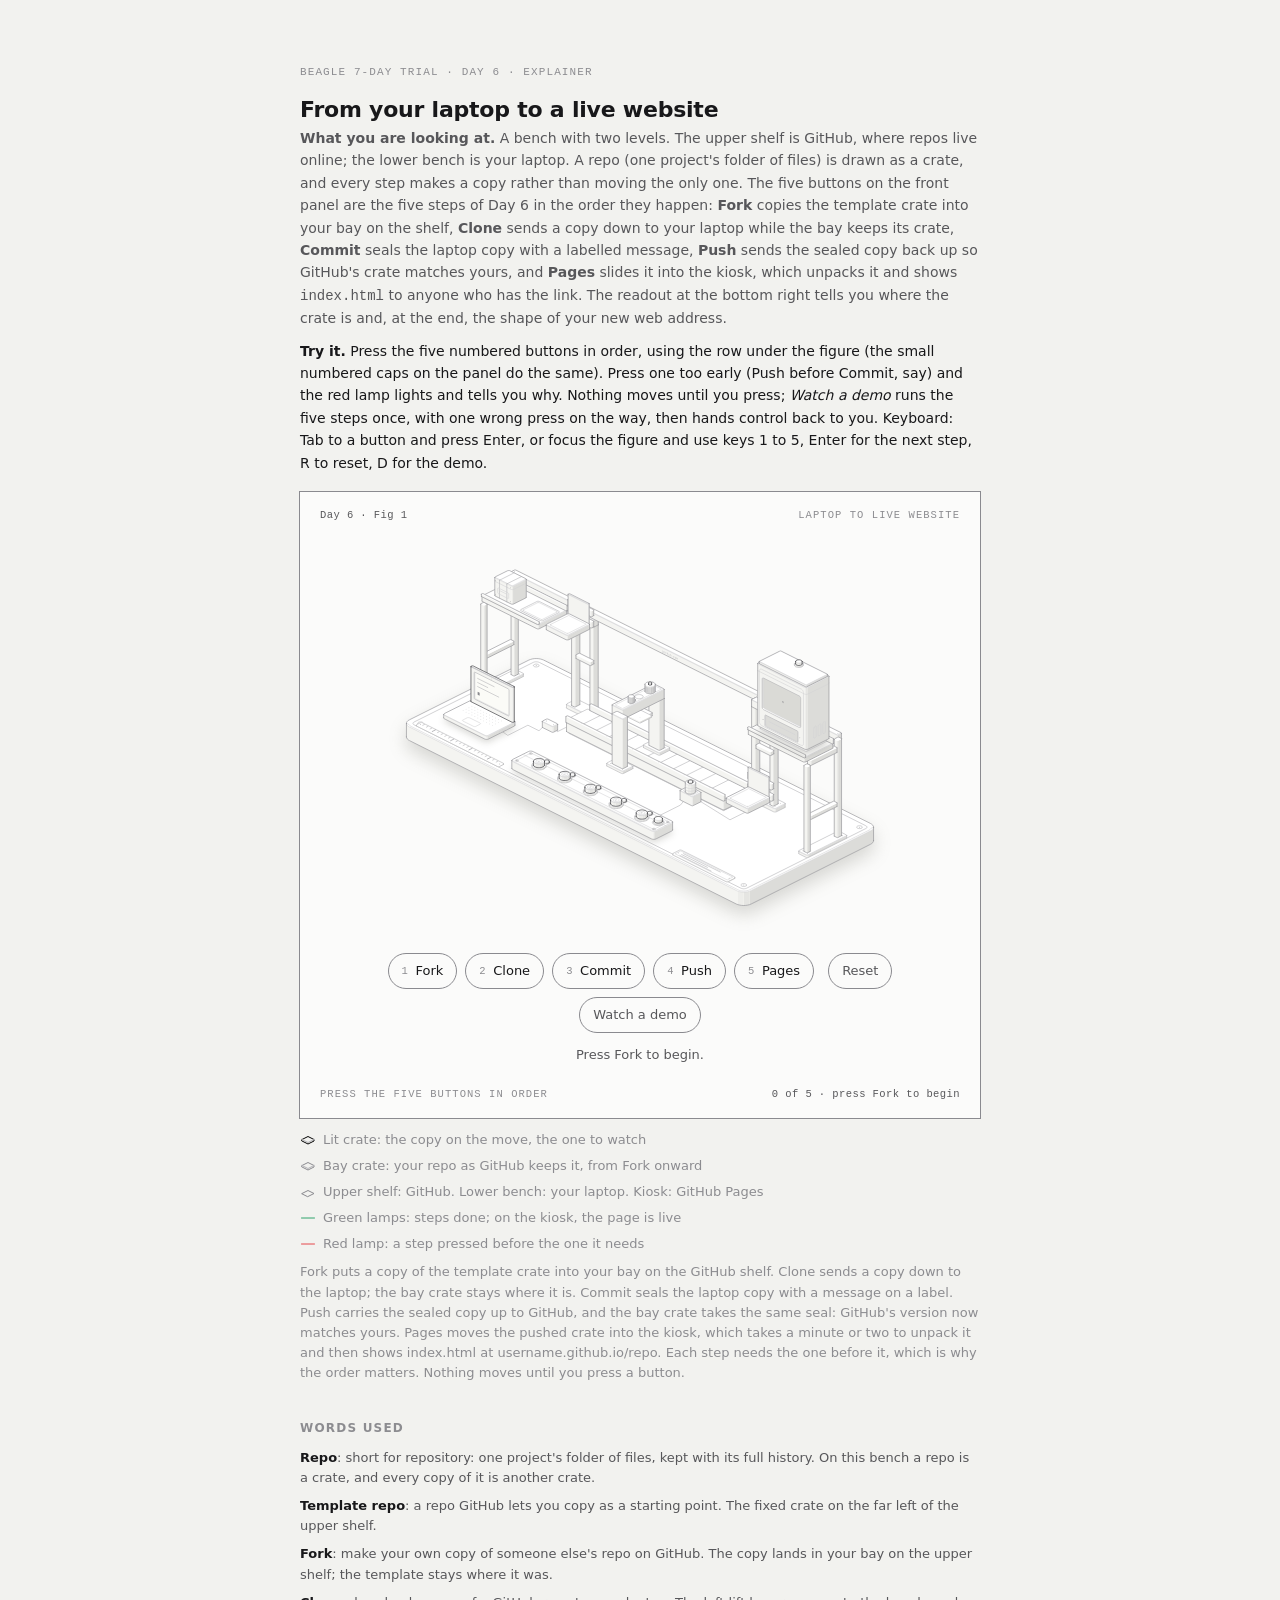
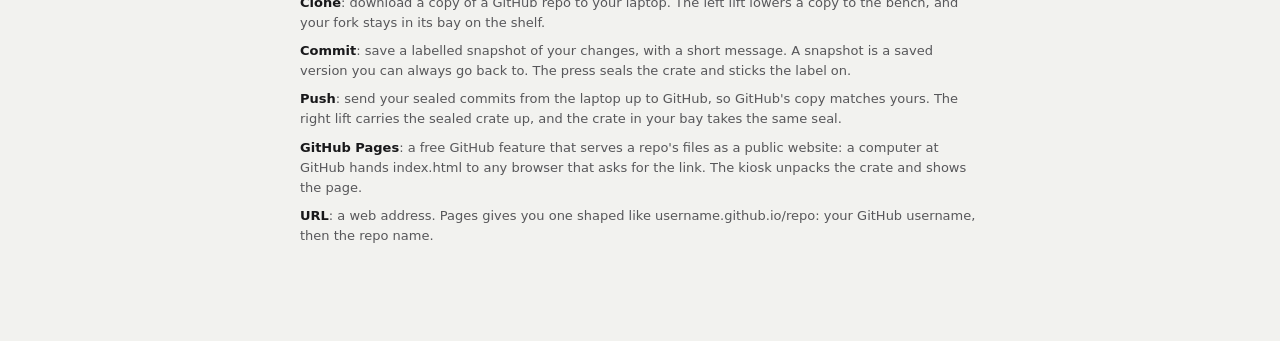
<file: explainers/laptop-to-internet.html>
<!doctype html><html lang="en"><head><meta charset="utf-8"><meta name="viewport" content="width=device-width, initial-scale=1"><title>Laptop to live website</title><style>
.iso{
  --anatomy-page:#0b0b0b;--anatomy-card:#131313;--anatomy-text:#a3a3a3;--anatomy-strong:#e6e6e6;--anatomy-muted:#6e6e6e;
  --anatomy-paper:#131313;--anatomy-face:#1b1b1b;--anatomy-top:#1c1c1c;
  --anatomy-shade-0:#0f0f0f;--anatomy-shade-1:#121212;--anatomy-shade-2:#151515;--anatomy-shade-3:#181818;
  --anatomy-lit-top:#262626;--anatomy-lit-shade:#1d1d1d;
  --anatomy-hi:#d4d4d4;--anatomy-mid:#6a6a6a;--anatomy-lo:#3e3e3e;--anatomy-faint:#2a2a2a;--anatomy-lit:#ffffff;
  --anatomy-halo:#050505;--anatomy-halo-opacity:.9;--anatomy-dot:#e6e6e6;
  --anatomy-red:#ff6b6b;--anatomy-green:#6be0a0;--anatomy-blue:#6b9bff;
  --anatomy-weight:.6px;--anatomy-ease:cubic-bezier(.32,.72,0,1);
  --anatomy-mono:ui-monospace,"SF Mono",Menlo,Consolas,monospace;
  --anatomy-lift:inset 0 1px 0 0 #ffffff0a,inset 0 0 0 1px #ffffff06,0 0 0 1px #00000026,0 1px 1px -.5px #00000014,0 3px 3px -1.5px #00000014,0 6px 6px -3px #00000014,0 12px 12px -6px #00000014;
}
.iso[data-theme="light"]{
  --anatomy-page:#f2f2ef;--anatomy-card:#fbfbfa;--anatomy-text:#57575a;--anatomy-strong:#18181a;--anatomy-muted:#8c8c90;
  --anatomy-paper:#fbfbfa;--anatomy-face:#ffffff;--anatomy-top:#ffffff;
  --anatomy-shade-0:#dcdcd9;--anatomy-shade-1:#e5e5e2;--anatomy-shade-2:#ededea;--anatomy-shade-3:#f4f4f1;
  --anatomy-lit-top:#ffffff;--anatomy-lit-shade:#eeeeeb;
  --anatomy-hi:#26262a;--anatomy-mid:#8a8a8f;--anatomy-lo:#b4b4b8;--anatomy-faint:#d4d4d6;--anatomy-lit:#000000;
  --anatomy-halo:#8a8a80;--anatomy-halo-opacity:.32;--anatomy-dot:#3a3a3e;
  --anatomy-red:#e5484d;--anatomy-green:#30a46c;--anatomy-blue:#3e63dd;
  --anatomy-lift:inset 0 1px 0 0 #ffffff,0 0 0 1px #0000000f,0 1px 1px -.5px #0000000a,0 3px 3px -1.5px #0000000a,0 6px 6px -3px #0000000a,0 12px 12px -6px #0000000a;
}
.iso-svg{display:block;width:100%;height:auto;overflow:visible}
.iso-svg path,.iso-svg circle{vector-effect:non-scaling-stroke}
.iso-fill{fill:var(--anatomy-paper);stroke:none}
.iso-solid[data-lit]>.iso-fill{fill:var(--anatomy-face)}
.iso-shade,.iso-top{stroke:none}
.iso-shade[data-shade="0"]{fill:var(--anatomy-shade-0)}
.iso-shade[data-shade="1"]{fill:var(--anatomy-shade-1)}
.iso-shade[data-shade="2"]{fill:var(--anatomy-shade-2)}
.iso-shade[data-shade="3"]{fill:var(--anatomy-shade-3)}
.iso-top{fill:var(--anatomy-top)}
.iso-solid[data-lit]>.iso-top{fill:var(--anatomy-lit-top)}
.iso-solid[data-lit]>.iso-shade{fill:var(--anatomy-lit-shade)}
.iso-solid[data-seamless]>.iso-shade,.iso-solid[data-seamless]>.iso-top{stroke-width:.4;stroke-linejoin:round}
.iso-solid[data-seamless]>.iso-shade[data-shade="0"]{stroke:var(--anatomy-shade-0)}
.iso-solid[data-seamless]>.iso-shade[data-shade="1"]{stroke:var(--anatomy-shade-1)}
.iso-solid[data-seamless]>.iso-shade[data-shade="2"]{stroke:var(--anatomy-shade-2)}
.iso-solid[data-seamless]>.iso-shade[data-shade="3"]{stroke:var(--anatomy-shade-3)}
.iso-solid[data-seamless]>.iso-top{stroke:var(--anatomy-top)}
.iso-solid[data-seamless][data-lit]>.iso-top{stroke:var(--anatomy-lit-top)}
.iso-solid[data-seamless][data-lit]>.iso-shade{stroke:var(--anatomy-lit-shade)}
.iso-solid[data-lit]>.iso-edge{stroke:var(--anatomy-lit)}
.iso-halo{fill:var(--anatomy-halo);stroke:none;filter:blur(9px);opacity:var(--anatomy-halo-opacity);transform:translateY(3px)}
.iso-line{fill:none;stroke:var(--anatomy-lo);stroke-width:var(--anatomy-weight);stroke-linecap:round;stroke-linejoin:round}
.iso-line[data-tone="hi"]{stroke:var(--anatomy-hi)}
.iso-line[data-tone="mid"]{stroke:var(--anatomy-mid)}
.iso-line[data-tone="lo"]{stroke:var(--anatomy-lo)}
.iso-line[data-tone="faint"]{stroke:var(--anatomy-faint)}
.iso-line[data-tone="lit"]{stroke:var(--anatomy-lit)}
.iso-line[data-tone="red"]{stroke:var(--anatomy-red)}
.iso-line[data-tone="green"]{stroke:var(--anatomy-green)}
.iso-line[data-tone="blue"]{stroke:var(--anatomy-blue)}
.iso-line[data-dotted]{stroke-dasharray:.01 3.5;stroke-width:1}
.iso-line[data-dashed]{stroke-dasharray:3 3}
.iso-line[data-flow]{stroke-dasharray:2 6}
.iso-wire-end{fill:var(--anatomy-paper);stroke:var(--anatomy-lo);stroke-width:var(--anatomy-weight)}
.iso-wire[data-tone="hi"] .iso-wire-end{stroke:var(--anatomy-hi)}
.iso-wire[data-tone="mid"] .iso-wire-end{stroke:var(--anatomy-mid)}
.iso-wire[data-tone="faint"] .iso-wire-end{stroke:var(--anatomy-faint)}
.iso-wire[data-tone="lit"] .iso-wire-end{stroke:var(--anatomy-lit)}
.iso-dots circle{fill:var(--anatomy-dot);stroke:none;opacity:.32}
.iso-dots[data-tone="hi"] circle{opacity:.85}
.iso-dots[data-tone="mid"] circle{opacity:.45}
.iso-dots[data-tone="lo"] circle{opacity:.22}
.iso-dots[data-tone="faint"] circle{opacity:.12}
.iso-face-text{fill:var(--anatomy-mid);font-family:var(--anatomy-mono);letter-spacing:.04em}
.iso-face-text[data-tone="hi"]{fill:var(--anatomy-hi)}
.iso-face-text[data-tone="lo"]{fill:var(--anatomy-lo)}
.iso-face-text[data-tone="faint"]{fill:var(--anatomy-faint)}
.tb-body{fill:var(--anatomy-shade-2);stroke:none}
.tb-shine{fill:var(--anatomy-top);stroke:none}
.tb-shade{fill:var(--anatomy-shade-0);stroke:none}
.tb-ring{fill:none;stroke:var(--anatomy-lo);stroke-width:.45;stroke-linecap:butt;stroke-linejoin:round}
.tb-ring[data-tone="mid"]{stroke:var(--anatomy-mid)}
.tb-ring[data-tone="faint"]{stroke:var(--anatomy-faint)}
.tb-ring[data-tone="hi"]{stroke:var(--anatomy-hi)}
@keyframes iso-flow{to{stroke-dashoffset:-32}}
@keyframes iso-pulse{0%,100%{opacity:.18}12%{opacity:1}40%{opacity:.18}}
.iso-line[data-flow]{animation:iso-flow 1600ms linear infinite}
.iso-dots circle[data-pulse]{animation:iso-pulse 1600ms steps(1,end) infinite;animation-delay:var(--pulse-at,0ms)}
.iso-figure{margin:32px 0 36px}
.iso-plate{position:relative;padding:52px 24px;border-radius:0;background:var(--anatomy-card);box-shadow:0 0 0 1px var(--anatomy-mid);--anatomy-paper:var(--anatomy-card)}
.iso-plate-corners{position:absolute;inset:18px 20px;pointer-events:none}
.iso-plate-corner{position:absolute;color:var(--anatomy-muted);font-family:var(--anatomy-mono);font-size:10.5px;line-height:1;letter-spacing:.04em;white-space:nowrap}
.iso-plate-corner[data-corner="fig"]{top:0;left:0;color:var(--anatomy-text)}
.iso-plate-corner[data-corner="title"]{top:0;right:0;text-transform:uppercase;letter-spacing:.1em}
.iso-plate-corner[data-corner="hint"]{bottom:0;left:0;text-transform:uppercase;letter-spacing:.1em}
.iso-plate-corner[data-corner="readout"]{right:0;bottom:0;color:var(--anatomy-text);font-variant-numeric:tabular-nums}@media (max-width:560px){.iso-plate-corner[data-corner="readout"]{max-width:72%;white-space:normal;text-align:right;font-size:10px;line-height:1.25}}
.iso-plate .iso-svg{margin:0 auto}
.iso-legend{display:grid;gap:8px;margin-top:12px;color:var(--anatomy-muted);font-size:13px;line-height:1.55}
.iso-keys{display:flex;flex-wrap:wrap;gap:6px 18px}
.iso-key{display:inline-flex;align-items:center;gap:7px}
.iso-swatch{width:16px;height:10px;flex:none;overflow:visible}
.iso-swatch path{fill:none;stroke:var(--anatomy-hi);stroke-width:1;vector-effect:non-scaling-stroke;stroke-linejoin:round;stroke-linecap:round}
.iso-swatch[data-mark="raised"] path,.iso-swatch[data-mark="flat"] path{stroke:var(--anatomy-mid)}
.iso-swatch[data-mark="lit"] path{stroke:var(--anatomy-lit)}
.iso-swatch[data-mark="dim"] path{stroke:var(--anatomy-lo)}
.iso-swatch[data-mark="dotted"] path{stroke-dasharray:.01 3;stroke-width:1.4}
.iso-swatch[data-mark="dashed"] path{stroke-dasharray:3 2.5}
.iso-swatch[data-mark="red"] path{stroke:var(--anatomy-red)}
.iso-swatch[data-mark="green"] path{stroke:var(--anatomy-green)}
.iso-swatch[data-mark="blue"] path{stroke:var(--anatomy-blue)}
.iso-swatch-crease{stroke:var(--anatomy-lo)!important}
@media (max-width:560px){.iso-plate{padding:48px 12px 70px}.iso-plate-corner[data-corner="hint"]{bottom:18px}}
@media (prefers-reduced-motion:reduce){.iso-line[data-flow],.iso-dots circle[data-pulse]{animation:none}}

*{box-sizing:border-box}
html{color-scheme:light}
body[data-theme="dark"]{color-scheme:dark}
body{margin:0;background:var(--anatomy-page);color:var(--anatomy-text);font:14px/1.6 ui-sans-serif,system-ui,-apple-system,"Segoe UI",sans-serif;-webkit-font-smoothing:antialiased}
.iso-page{width:min(680px,100% - 32px);margin:64px auto 96px}
</style><meta name="description" content="Day 6 of the Beagle 7-day trial: how a repo travels from GitHub to your laptop and back, and becomes a live website with GitHub Pages."></head><body class="iso" data-theme="light"><script>(function(){try{var m=matchMedia("(prefers-color-scheme: dark)");var set=function(){document.body.dataset.theme=m.matches?"dark":"light";};set();m.addEventListener("change",set);}catch(e){}})();</script><main class="iso-page"><style>
.lp-head{margin:0 0 6px}
.lp-head h1{font-size:22px;line-height:1.25;margin:0 0 4px;color:var(--anatomy-strong);font-weight:600;letter-spacing:-.01em}
.lp-head .lp-day{font-family:var(--anatomy-mono);font-size:11px;letter-spacing:.1em;text-transform:uppercase;color:var(--anatomy-muted);margin:0 0 14px}
.lp-head p{margin:0 0 10px;color:var(--anatomy-text)}
.lp-head .lp-try{color:var(--anatomy-strong)}
.iso-figure{margin-top:18px}
.iso-stage{outline:none;touch-action:manipulation;-webkit-tap-highlight-color:transparent}
.iso-stage:focus-visible{outline:1px solid var(--anatomy-muted);outline-offset:6px}
.lp-btn{cursor:pointer;outline:none}
.lp-hit{fill:transparent;stroke:none;pointer-events:all}
.lp-focus{fill:none;stroke:var(--anatomy-lit);stroke-width:1.1;vector-effect:non-scaling-stroke;opacity:0;pointer-events:none;transition:opacity 120ms var(--anatomy-ease)}
.lp-btn:hover .lp-focus{opacity:.55}
.lp-btn:focus-visible .lp-focus{opacity:1}
.lp-btn [data-cap]{transition:transform 90ms var(--anatomy-ease)}
.lp-btn .iso-face-text{pointer-events:none;font-weight:600}
.lp-well{fill:var(--anatomy-shade-0)}
.lp-card{fill:var(--anatomy-top);stroke:var(--anatomy-lo);stroke-width:var(--anatomy-weight);vector-effect:non-scaling-stroke}
.lp-screen{fill:var(--lp-off)}
.iso-stage[data-live] .lp-screen{fill:var(--lp-on)}
.lp-screen-on{fill:var(--lp-on)}
.lp-cursor{fill:var(--anatomy-mid)}
.lp-standby{fill:var(--anatomy-mid);opacity:.6}
.iso-stage[data-live] .lp-standby{opacity:0}
.lp-barfill{fill:var(--anatomy-hi)}
.lp-glow{opacity:0;pointer-events:none;fill:var(--anatomy-green);mix-blend-mode:var(--lp-blend)}
.lp-glow-red{fill:var(--anatomy-red)}
.lp-lamp[data-on] .lp-glow{opacity:.95}
.lp-lamp[data-on] .iso-edge{stroke:var(--anatomy-hi)}
.lp-seal,.lp-label{opacity:0;transition:opacity 220ms var(--anatomy-ease)}
.iso-stage[data-sealed] [data-key="sealed"],.iso-stage[data-synced] [data-key="synced"]{opacity:1}
.iso{--lp-off:#0e0e0e;--lp-on:#171a16;--lp-blend:screen}
.iso[data-theme="light"]{--lp-off:#dadad6;--lp-on:#fbfbf7;--lp-blend:multiply}
.lp-controls{display:flex;flex-wrap:wrap;gap:8px;justify-content:center;margin:14px 0 0}
.lp-controls button{font:inherit;font-size:13px;line-height:1;padding:9px 13px;border-radius:999px;border:1px solid var(--anatomy-mid);background:var(--anatomy-card);color:var(--anatomy-strong);cursor:pointer;display:inline-flex;align-items:center;gap:7px;min-width:44px;min-height:36px}
.lp-controls button .n{font-family:var(--anatomy-mono);font-size:10.5px;color:var(--anatomy-muted);letter-spacing:.06em}
.lp-controls button[data-done] .n{color:var(--anatomy-green)}
.lp-controls button[data-demo-done]{border-style:dashed}
.lp-controls button[data-demo-done] .n{color:var(--anatomy-muted)}
.lp-controls button:hover{border-color:var(--anatomy-hi)}
.lp-controls button:focus-visible{outline:2px solid var(--anatomy-strong);outline-offset:2px}
.lp-controls button:active{transform:translateY(1px)}
.lp-controls button[data-reset],.lp-controls button[data-watch]{color:var(--anatomy-text)}
.lp-controls button[data-reset]{margin-left:6px}
.lp-controls button[data-watch][data-running]{border-color:var(--anatomy-hi);color:var(--anatomy-strong)}
.lp-note{margin:12px 0 0;min-height:1.6em;font-size:13px;color:var(--anatomy-text);text-align:center}
.lp-note[data-kind="blocked"]{color:var(--anatomy-red)}
.lp-note[data-kind="live"]{color:var(--anatomy-green)}
.lp-sr{position:absolute;width:1px;height:1px;overflow:hidden;clip:rect(0 0 0 0);white-space:nowrap}
.lp-words{margin:28px 0 0;padding:0;list-style:none;display:grid;gap:8px;font-size:13px;line-height:1.55;color:var(--anatomy-text)}
.lp-words li b{color:var(--anatomy-strong);font-weight:600}
.lp-words h2{font-size:12px;letter-spacing:.1em;text-transform:uppercase;color:var(--anatomy-muted);margin:0 0 2px;font-weight:600}
@media (max-width:560px){.iso-stage{margin:0 -8px}.iso-plate{padding-bottom:78px}.lp-controls button{padding:9px 11px}}
</style><header class="lp-head">
<p class="lp-day">Beagle 7-day trial · Day 6 · explainer</p>
<h1>From your laptop to a live website</h1>
<p><strong>What you are looking at.</strong> A bench with two levels. The upper shelf is GitHub, where repos live online; the lower bench is your laptop. A repo (one project's folder of files) is drawn as a crate, and every step makes a copy rather than moving the only one. The five buttons on the front panel are the five steps of Day 6 in the order they happen: <b>Fork</b> copies the template crate into your bay on the shelf, <b>Clone</b> sends a copy down to your laptop while the bay keeps its crate, <b>Commit</b> seals the laptop copy with a labelled message, <b>Push</b> sends the sealed copy back up so GitHub's crate matches yours, and <b>Pages</b> slides it into the kiosk, which unpacks it and shows <code>index.html</code> to anyone who has the link. The readout at the bottom right tells you where the crate is and, at the end, the shape of your new web address.</p>
<p class="lp-try"><strong>Try it.</strong> Press the five numbered buttons in order, using the row under the figure (the small numbered caps on the panel do the same). Press one too early (Push before Commit, say) and the red lamp lights and tells you why. Nothing moves until you press; <em>Watch a demo</em> runs the five steps once, with one wrong press on the way, then hands control back to you. Keyboard: Tab to a button and press Enter, or focus the figure and use keys 1 to 5, Enter for the next step, R to reset, D for the demo.</p>
</header><figure class="iso-figure"><div class="iso-plate"><div class="iso-plate-corners" aria-hidden="true"><span class="iso-plate-corner" data-corner="fig">Day 6 · Fig 1</span><span class="iso-plate-corner" data-corner="title">Laptop to live website</span><span class="iso-plate-corner" data-corner="hint">Press the five buttons in order</span><span class="iso-plate-corner" data-corner="readout" data-readout>0 of 5 · press Fork to begin</span></div><div class="iso-stage" tabindex="0" role="group" aria-label="Laptop to live website, a working model. Keys 1 to 5 press the five stations Fork, Clone, Commit, Push and Pages; Enter presses the next one; R resets; D runs a demo once."><svg xmlns="http://www.w3.org/2000/svg" class="iso-svg" viewBox="0 0 640 400" role="group" aria-label="A two-level bench. The upper shelf is GitHub, with a template crate and an empty bay for your copy; the lower bench is your laptop, with a conveyor belt between two lifts and a sealing press over the belt. A control panel at the front has five push buttons in order: Fork, Clone, Commit, Push, Pages, with a lamp for each and a red blocked lamp. The crate travels: forked onto your shelf, lowered to the bench by the left lift, sealed with a label by the press, lifted back up by the right lift, and slid into a kiosk whose screen then shows the page."><path class="iso-halo" d="M83.5 187.4L83.7 186.3L84.3 185.4L85.3 184.4L86.6 183.6L207.5 123.2L209.1 122.5L210.9 122.1L212.9 121.8L214.9 121.7L217 121.8L218.9 122.1L220.8 122.5L222.4 123.2L553.4 288.7L554.7 289.5L555.7 290.4L556.3 291.4L556.5 292.4L556.5 306.1L556.3 307.1L555.7 308.1L554.7 309L553.4 309.8L432.5 370.3L430.9 370.9L429.1 371.4L427.1 371.7L425.1 371.8L423 371.7L421.1 371.4L419.2 370.9L417.6 370.3L86.6 204.8L85.3 204L84.3 203L83.7 202.1L83.5 201Z"/><g class="iso-solid"><path class="iso-fill" d="M205.8 154.2L205.8 153.1L206.2 152.1L207.1 151.2L208.4 150.4L210 149.7L211.9 149.3L213.9 149.1L215.9 149.1L218 149.3L219.8 149.7L221.4 150.4L222.7 151.2L223.6 152.1L224.1 153.1L224.1 156L223.6 157L222.7 157.9L221.4 158.7L219.8 159.4L218 159.8L215.9 160L213.9 160L211.9 159.8L210 159.4L208.4 158.7L207.1 157.9L206.2 157L205.8 156Z"/><path class="iso-shade" data-shade="0" d="M221.4 158.7L219.8 159.4L219.8 157.5L221.4 156.9ZM224.1 156L223.6 157L223.6 155.2L224.1 154.2ZM223.6 157L222.7 157.9L222.7 156.1L223.6 155.2ZM222.7 157.9L221.4 158.7L221.4 156.9L222.7 156.1Z"/><path class="iso-shade" data-shade="1" d="M219.8 159.4L218 159.8L218 158L219.8 157.5ZM218 159.8L215.9 160L215.9 158.2L218 158ZM215.9 160L213.9 160L213.9 158.2L215.9 158.2Z"/><path class="iso-shade" data-shade="2" d="M213.9 160L211.9 159.8L211.9 158L213.9 158.2ZM211.9 159.8L210 159.4L210 157.5L211.9 158Z"/><path class="iso-shade" data-shade="3" d="M210 159.4L208.4 158.7L208.4 156.9L210 157.5ZM208.4 158.7L207.1 157.9L207.1 156.1L208.4 156.9ZM207.1 157.9L206.2 157L206.2 155.2L207.1 156.1ZM206.2 157L205.8 156L205.8 154.2L206.2 155.2Z"/><path class="iso-top" d="M221.4 156.9L219.8 157.5L218 158L215.9 158.2L213.9 158.2L211.9 158L210 157.5L208.4 156.9L207.1 156.1L206.2 155.2L205.8 154.2L205.8 153.1L206.2 152.1L207.1 151.2L208.4 150.4L210 149.7L211.9 149.3L213.9 149.1L215.9 149.1L218 149.3L219.8 149.7L221.4 150.4L222.7 151.2L223.6 152.1L224.1 153.1L224.1 154.2L223.6 155.2L222.7 156.1Z"/><path class="iso-line iso-crease" data-tone="faint" d="M224.1 154.2L223.6 155.2L222.7 156.1L221.4 156.9L219.8 157.5L218 158L215.9 158.2L213.9 158.2L211.9 158L210 157.5L208.4 156.9L207.1 156.1L206.2 155.2L205.8 154.2"/><path class="iso-line iso-edge" data-tone="lo" d="M205.8 154.2L205.8 153.1L206.2 152.1L207.1 151.2L208.4 150.4L210 149.7L211.9 149.3L213.9 149.1L215.9 149.1L218 149.3L219.8 149.7L221.4 150.4L222.7 151.2L223.6 152.1L224.1 153.1L224.1 154.2M224.1 156L223.6 157L222.7 157.9L221.4 158.7L219.8 159.4L218 159.8L215.9 160L213.9 160L211.9 159.8L210 159.4L208.4 158.7L207.1 157.9L206.2 157L205.8 156M205.8 154.2L205.8 156M224.1 154.2L224.1 156"/></g><g class="iso-solid"><path class="iso-fill" d="M207.9 149.4L208.2 148.6L208.9 147.9L209.9 147.3L211.1 146.8L212.6 146.4L214.1 146.2L215.7 146.2L217.3 146.4L218.7 146.8L219.9 147.3L220.9 147.9L221.6 148.6L222 149.4L222 154L221.6 154.8L220.9 155.5L219.9 156.2L218.7 156.7L217.3 157L215.7 157.2L214.1 157.2L212.6 157L211.1 156.7L209.9 156.2L208.9 155.5L208.2 154.8L207.9 154Z"/><path class="iso-shade" data-shade="0" d="M219.9 156.2L218.7 156.7L218.7 152.8L219.9 152.3ZM222 154L221.6 154.8L221.6 150.9L222 150.2ZM221.6 154.8L220.9 155.5L220.9 151.7L221.6 150.9ZM220.9 155.5L219.9 156.2L219.9 152.3L220.9 151.7Z"/><path class="iso-shade" data-shade="1" d="M218.7 156.7L217.3 157L217.3 153.1L218.7 152.8ZM217.3 157L215.7 157.2L215.7 153.3L217.3 153.1Z"/><path class="iso-shade" data-shade="2" d="M215.7 157.2L214.1 157.2L214.1 153.3L215.7 153.3ZM214.1 157.2L212.6 157L212.6 153.1L214.1 153.3ZM212.6 157L211.1 156.7L211.1 152.8L212.6 153.1Z"/><path class="iso-shade" data-shade="3" d="M211.1 156.7L209.9 156.2L209.9 152.3L211.1 152.8ZM209.9 156.2L208.9 155.5L208.9 151.7L209.9 152.3ZM208.9 155.5L208.2 154.8L208.2 150.9L208.9 151.7ZM208.2 154.8L207.9 154L207.9 150.2L208.2 150.9Z"/><path class="iso-top" d="M219.9 152.3L218.7 152.8L217.3 153.1L215.7 153.3L214.1 153.3L212.6 153.1L211.1 152.8L209.9 152.3L208.9 151.7L208.2 150.9L207.9 150.2L207.9 149.4L208.2 148.6L208.9 147.9L209.9 147.3L211.1 146.8L212.6 146.4L214.1 146.2L215.7 146.2L217.3 146.4L218.7 146.8L219.9 147.3L220.9 147.9L221.6 148.6L222 149.4L222 150.2L221.6 150.9L220.9 151.7Z"/><path class="iso-line iso-crease" data-tone="faint" d="M222 150.2L221.6 150.9L220.9 151.7L219.9 152.3L218.7 152.8L217.3 153.1L215.7 153.3L214.1 153.3L212.6 153.1L211.1 152.8L209.9 152.3L208.9 151.7L208.2 150.9L207.9 150.2"/><path class="iso-line iso-edge" data-tone="mid" d="M207.9 150.2L207.9 149.4L208.2 148.6L208.9 147.9L209.9 147.3L211.1 146.8L212.6 146.4L214.1 146.2L215.7 146.2L217.3 146.4L218.7 146.8L219.9 147.3L220.9 147.9L221.6 148.6L222 149.4L222 150.2M222 154L221.6 154.8L220.9 155.5L219.9 156.2L218.7 156.7L217.3 157L215.7 157.2L214.1 157.2L212.6 157L211.1 156.7L209.9 156.2L208.9 155.5L208.2 154.8L207.9 154M207.9 150.2L207.9 154M222 150.2L222 154"/></g><g class="iso-solid"><path class="iso-fill" d="M114.6 198.7L115.1 197.7L116 196.8L117.3 196L118.9 195.3L120.7 194.9L122.8 194.6L124.8 194.6L126.8 194.9L128.7 195.3L130.3 196L131.6 196.8L132.5 197.7L132.9 198.7L132.9 201.5L132.5 202.6L131.6 203.5L130.3 204.3L128.7 204.9L126.8 205.4L124.8 205.6L122.8 205.6L120.7 205.4L118.9 204.9L117.3 204.3L116 203.5L115.1 202.6L114.6 201.5Z"/><path class="iso-shade" data-shade="0" d="M130.3 204.3L128.7 204.9L128.7 203.1L130.3 202.5ZM132.9 201.5L132.5 202.6L132.5 200.7L132.9 199.7ZM132.5 202.6L131.6 203.5L131.6 201.7L132.5 200.7ZM131.6 203.5L130.3 204.3L130.3 202.5L131.6 201.7Z"/><path class="iso-shade" data-shade="1" d="M128.7 204.9L126.8 205.4L126.8 203.6L128.7 203.1ZM126.8 205.4L124.8 205.6L124.8 203.8L126.8 203.6ZM124.8 205.6L122.8 205.6L122.8 203.8L124.8 203.8Z"/><path class="iso-shade" data-shade="2" d="M122.8 205.6L120.7 205.4L120.7 203.6L122.8 203.8ZM120.7 205.4L118.9 204.9L118.9 203.1L120.7 203.6Z"/><path class="iso-shade" data-shade="3" d="M118.9 204.9L117.3 204.3L117.3 202.5L118.9 203.1ZM117.3 204.3L116 203.5L116 201.7L117.3 202.5ZM116 203.5L115.1 202.6L115.1 200.7L116 201.7ZM115.1 202.6L114.6 201.5L114.6 199.7L115.1 200.7Z"/><path class="iso-top" d="M130.3 202.5L128.7 203.1L126.8 203.6L124.8 203.8L122.8 203.8L120.7 203.6L118.9 203.1L117.3 202.5L116 201.7L115.1 200.7L114.6 199.7L114.6 198.7L115.1 197.7L116 196.8L117.3 196L118.9 195.3L120.7 194.9L122.8 194.6L124.8 194.6L126.8 194.9L128.7 195.3L130.3 196L131.6 196.8L132.5 197.7L132.9 198.7L132.9 199.7L132.5 200.7L131.6 201.7Z"/><path class="iso-line iso-crease" data-tone="faint" d="M132.9 199.7L132.5 200.7L131.6 201.7L130.3 202.5L128.7 203.1L126.8 203.6L124.8 203.8L122.8 203.8L120.7 203.6L118.9 203.1L117.3 202.5L116 201.7L115.1 200.7L114.6 199.7"/><path class="iso-line iso-edge" data-tone="lo" d="M114.6 199.7L114.6 198.7L115.1 197.7L116 196.8L117.3 196L118.9 195.3L120.7 194.9L122.8 194.6L124.8 194.6L126.8 194.9L128.7 195.3L130.3 196L131.6 196.8L132.5 197.7L132.9 198.7L132.9 199.7M132.9 201.5L132.5 202.6L131.6 203.5L130.3 204.3L128.7 204.9L126.8 205.4L124.8 205.6L122.8 205.6L120.7 205.4L118.9 204.9L117.3 204.3L116 203.5L115.1 202.6L114.6 201.5M114.6 199.7L114.6 201.5M132.9 199.7L132.9 201.5"/></g><g class="iso-solid"><path class="iso-fill" d="M116.7 194.9L117.1 194.2L117.8 193.4L118.8 192.8L120 192.3L121.4 192L123 191.8L124.6 191.8L126.1 192L127.6 192.3L128.8 192.8L129.8 193.4L130.5 194.2L130.8 194.9L130.8 199.6L130.5 200.4L129.8 201.1L128.8 201.7L127.6 202.2L126.1 202.6L124.6 202.7L123 202.7L121.4 202.6L120 202.2L118.8 201.7L117.8 201.1L117.1 200.4L116.7 199.6Z"/><path class="iso-shade" data-shade="0" d="M128.8 201.7L127.6 202.2L127.6 198.3L128.8 197.8ZM130.8 199.6L130.5 200.4L130.5 196.5L130.8 195.7ZM130.5 200.4L129.8 201.1L129.8 197.2L130.5 196.5ZM129.8 201.1L128.8 201.7L128.8 197.8L129.8 197.2Z"/><path class="iso-shade" data-shade="1" d="M127.6 202.2L126.1 202.6L126.1 198.7L127.6 198.3ZM126.1 202.6L124.6 202.7L124.6 198.9L126.1 198.7Z"/><path class="iso-shade" data-shade="2" d="M124.6 202.7L123 202.7L123 198.9L124.6 198.9ZM123 202.7L121.4 202.6L121.4 198.7L123 198.9ZM121.4 202.6L120 202.2L120 198.3L121.4 198.7Z"/><path class="iso-shade" data-shade="3" d="M120 202.2L118.8 201.7L118.8 197.8L120 198.3ZM118.8 201.7L117.8 201.1L117.8 197.2L118.8 197.8ZM117.8 201.1L117.1 200.4L117.1 196.5L117.8 197.2ZM117.1 200.4L116.7 199.6L116.7 195.7L117.1 196.5Z"/><path class="iso-top" d="M128.8 197.8L127.6 198.3L126.1 198.7L124.6 198.9L123 198.9L121.4 198.7L120 198.3L118.8 197.8L117.8 197.2L117.1 196.5L116.7 195.7L116.7 194.9L117.1 194.2L117.8 193.4L118.8 192.8L120 192.3L121.4 192L123 191.8L124.6 191.8L126.1 192L127.6 192.3L128.8 192.8L129.8 193.4L130.5 194.2L130.8 194.9L130.8 195.7L130.5 196.5L129.8 197.2Z"/><path class="iso-line iso-crease" data-tone="faint" d="M130.8 195.7L130.5 196.5L129.8 197.2L128.8 197.8L127.6 198.3L126.1 198.7L124.6 198.9L123 198.9L121.4 198.7L120 198.3L118.8 197.8L117.8 197.2L117.1 196.5L116.7 195.7"/><path class="iso-line iso-edge" data-tone="mid" d="M116.7 195.7L116.7 194.9L117.1 194.2L117.8 193.4L118.8 192.8L120 192.3L121.4 192L123 191.8L124.6 191.8L126.1 192L127.6 192.3L128.8 192.8L129.8 193.4L130.5 194.2L130.8 194.9L130.8 195.7M130.8 199.6L130.5 200.4L129.8 201.1L128.8 201.7L127.6 202.2L126.1 202.6L124.6 202.7L123 202.7L121.4 202.6L120 202.2L118.8 201.7L117.8 201.1L117.1 200.4L116.7 199.6M116.7 195.7L116.7 199.6M130.8 195.7L130.8 199.6"/></g><g class="iso-solid"><path class="iso-fill" d="M507.1 303.8L507.5 302.8L508.4 301.8L509.7 301L511.3 300.4L513.2 299.9L515.2 299.7L517.2 299.7L519.3 299.9L521.1 300.4L522.7 301L524 301.8L524.9 302.8L525.4 303.8L525.4 306.6L524.9 307.6L524 308.6L522.7 309.4L521.1 310L519.3 310.5L517.2 310.7L515.2 310.7L513.2 310.5L511.3 310L509.7 309.4L508.4 308.6L507.5 307.6L507.1 306.6Z"/><path class="iso-shade" data-shade="0" d="M522.7 309.4L521.1 310L521.1 308.2L522.7 307.5ZM525.4 306.6L524.9 307.6L524.9 305.8L525.4 304.8ZM524.9 307.6L524 308.6L524 306.7L524.9 305.8ZM524 308.6L522.7 309.4L522.7 307.5L524 306.7Z"/><path class="iso-shade" data-shade="1" d="M521.1 310L519.3 310.5L519.3 308.6L521.1 308.2ZM519.3 310.5L517.2 310.7L517.2 308.9L519.3 308.6ZM517.2 310.7L515.2 310.7L515.2 308.9L517.2 308.9Z"/><path class="iso-shade" data-shade="2" d="M515.2 310.7L513.2 310.5L513.2 308.6L515.2 308.9ZM513.2 310.5L511.3 310L511.3 308.2L513.2 308.6Z"/><path class="iso-shade" data-shade="3" d="M511.3 310L509.7 309.4L509.7 307.5L511.3 308.2ZM509.7 309.4L508.4 308.6L508.4 306.7L509.7 307.5ZM508.4 308.6L507.5 307.6L507.5 305.8L508.4 306.7ZM507.5 307.6L507.1 306.6L507.1 304.8L507.5 305.8Z"/><path class="iso-top" d="M522.7 307.5L521.1 308.2L519.3 308.6L517.2 308.9L515.2 308.9L513.2 308.6L511.3 308.2L509.7 307.5L508.4 306.7L507.5 305.8L507.1 304.8L507.1 303.8L507.5 302.8L508.4 301.8L509.7 301L511.3 300.4L513.2 299.9L515.2 299.7L517.2 299.7L519.3 299.9L521.1 300.4L522.7 301L524 301.8L524.9 302.8L525.4 303.8L525.4 304.8L524.9 305.8L524 306.7Z"/><path class="iso-line iso-crease" data-tone="faint" d="M525.4 304.8L524.9 305.8L524 306.7L522.7 307.5L521.1 308.2L519.3 308.6L517.2 308.9L515.2 308.9L513.2 308.6L511.3 308.2L509.7 307.5L508.4 306.7L507.5 305.8L507.1 304.8"/><path class="iso-line iso-edge" data-tone="lo" d="M507.1 304.8L507.1 303.8L507.5 302.8L508.4 301.8L509.7 301L511.3 300.4L513.2 299.9L515.2 299.7L517.2 299.7L519.3 299.9L521.1 300.4L522.7 301L524 301.8L524.9 302.8L525.4 303.8L525.4 304.8M525.4 306.6L524.9 307.6L524 308.6L522.7 309.4L521.1 310L519.3 310.5L517.2 310.7L515.2 310.7L513.2 310.5L511.3 310L509.7 309.4L508.4 308.6L507.5 307.6L507.1 306.6M507.1 304.8L507.1 306.6M525.4 304.8L525.4 306.6"/></g><g class="iso-solid"><path class="iso-fill" d="M509.2 300L509.5 299.2L510.2 298.5L511.2 297.9L512.4 297.4L513.9 297.1L515.4 296.9L517 296.9L518.6 297.1L520 297.4L521.2 297.9L522.2 298.5L522.9 299.2L523.3 300L523.3 304.7L522.9 305.5L522.2 306.2L521.2 306.8L520 307.3L518.6 307.6L517 307.8L515.4 307.8L513.9 307.6L512.4 307.3L511.2 306.8L510.2 306.2L509.5 305.5L509.2 304.7Z"/><path class="iso-shade" data-shade="0" d="M521.2 306.8L520 307.3L520 303.4L521.2 302.9ZM523.3 304.7L522.9 305.5L522.9 301.6L523.3 300.8ZM522.9 305.5L522.2 306.2L522.2 302.3L522.9 301.6ZM522.2 306.2L521.2 306.8L521.2 302.9L522.2 302.3Z"/><path class="iso-shade" data-shade="1" d="M520 307.3L518.6 307.6L518.6 303.8L520 303.4ZM518.6 307.6L517 307.8L517 303.9L518.6 303.8Z"/><path class="iso-shade" data-shade="2" d="M517 307.8L515.4 307.8L515.4 303.9L517 303.9ZM515.4 307.8L513.9 307.6L513.9 303.8L515.4 303.9ZM513.9 307.6L512.4 307.3L512.4 303.4L513.9 303.8Z"/><path class="iso-shade" data-shade="3" d="M512.4 307.3L511.2 306.8L511.2 302.9L512.4 303.4ZM511.2 306.8L510.2 306.2L510.2 302.3L511.2 302.9ZM510.2 306.2L509.5 305.5L509.5 301.6L510.2 302.3ZM509.5 305.5L509.2 304.7L509.2 300.8L509.5 301.6Z"/><path class="iso-top" d="M521.2 302.9L520 303.4L518.6 303.8L517 303.9L515.4 303.9L513.9 303.8L512.4 303.4L511.2 302.9L510.2 302.3L509.5 301.6L509.2 300.8L509.2 300L509.5 299.2L510.2 298.5L511.2 297.9L512.4 297.4L513.9 297.1L515.4 296.9L517 296.9L518.6 297.1L520 297.4L521.2 297.9L522.2 298.5L522.9 299.2L523.3 300L523.3 300.8L522.9 301.6L522.2 302.3Z"/><path class="iso-line iso-crease" data-tone="faint" d="M523.3 300.8L522.9 301.6L522.2 302.3L521.2 302.9L520 303.4L518.6 303.8L517 303.9L515.4 303.9L513.9 303.8L512.4 303.4L511.2 302.9L510.2 302.3L509.5 301.6L509.2 300.8"/><path class="iso-line iso-edge" data-tone="mid" d="M509.2 300.8L509.2 300L509.5 299.2L510.2 298.5L511.2 297.9L512.4 297.4L513.9 297.1L515.4 296.9L517 296.9L518.6 297.1L520 297.4L521.2 297.9L522.2 298.5L522.9 299.2L523.3 300L523.3 300.8M523.3 304.7L522.9 305.5L522.2 306.2L521.2 306.8L520 307.3L518.6 307.6L517 307.8L515.4 307.8L513.9 307.6L512.4 307.3L511.2 306.8L510.2 306.2L509.5 305.5L509.2 304.7M509.2 300.8L509.2 304.7M523.3 300.8L523.3 304.7"/></g><g class="iso-solid"><path class="iso-fill" d="M415.9 349.3L416.4 348.3L417.3 347.4L418.6 346.6L420.2 346L422 345.5L424.1 345.3L426.1 345.3L428.1 345.5L430 346L431.6 346.6L432.9 347.4L433.8 348.3L434.2 349.3L434.2 352.2L433.8 353.2L432.9 354.1L431.6 354.9L430 355.6L428.1 356L426.1 356.3L424.1 356.3L422 356L420.2 355.6L418.6 354.9L417.3 354.1L416.4 353.2L415.9 352.2Z"/><path class="iso-shade" data-shade="0" d="M431.6 354.9L430 355.6L430 353.8L431.6 353.1ZM434.2 352.2L433.8 353.2L433.8 351.4L434.2 350.4ZM433.8 353.2L432.9 354.1L432.9 352.3L433.8 351.4ZM432.9 354.1L431.6 354.9L431.6 353.1L432.9 352.3Z"/><path class="iso-shade" data-shade="1" d="M430 355.6L428.1 356L428.1 354.2L430 353.8ZM428.1 356L426.1 356.3L426.1 354.4L428.1 354.2ZM426.1 356.3L424.1 356.3L424.1 354.4L426.1 354.4Z"/><path class="iso-shade" data-shade="2" d="M424.1 356.3L422 356L422 354.2L424.1 354.4ZM422 356L420.2 355.6L420.2 353.8L422 354.2Z"/><path class="iso-shade" data-shade="3" d="M420.2 355.6L418.6 354.9L418.6 353.1L420.2 353.8ZM418.6 354.9L417.3 354.1L417.3 352.3L418.6 353.1ZM417.3 354.1L416.4 353.2L416.4 351.4L417.3 352.3ZM416.4 353.2L415.9 352.2L415.9 350.4L416.4 351.4Z"/><path class="iso-top" d="M431.6 353.1L430 353.8L428.1 354.2L426.1 354.4L424.1 354.4L422 354.2L420.2 353.8L418.6 353.1L417.3 352.3L416.4 351.4L415.9 350.4L415.9 349.3L416.4 348.3L417.3 347.4L418.6 346.6L420.2 346L422 345.5L424.1 345.3L426.1 345.3L428.1 345.5L430 346L431.6 346.6L432.9 347.4L433.8 348.3L434.2 349.3L434.2 350.4L433.8 351.4L432.9 352.3Z"/><path class="iso-line iso-crease" data-tone="faint" d="M434.2 350.4L433.8 351.4L432.9 352.3L431.6 353.1L430 353.8L428.1 354.2L426.1 354.4L424.1 354.4L422 354.2L420.2 353.8L418.6 353.1L417.3 352.3L416.4 351.4L415.9 350.4"/><path class="iso-line iso-edge" data-tone="lo" d="M415.9 350.4L415.9 349.3L416.4 348.3L417.3 347.4L418.6 346.6L420.2 346L422 345.5L424.1 345.3L426.1 345.3L428.1 345.5L430 346L431.6 346.6L432.9 347.4L433.8 348.3L434.2 349.3L434.2 350.4M434.2 352.2L433.8 353.2L432.9 354.1L431.6 354.9L430 355.6L428.1 356L426.1 356.3L424.1 356.3L422 356L420.2 355.6L418.6 354.9L417.3 354.1L416.4 353.2L415.9 352.2M415.9 350.4L415.9 352.2M434.2 350.4L434.2 352.2"/></g><g class="iso-solid"><path class="iso-fill" d="M418 345.6L418.4 344.8L419.1 344.1L420.1 343.5L421.3 343L422.7 342.6L424.3 342.5L425.9 342.5L427.4 342.6L428.9 343L430.1 343.5L431.1 344.1L431.8 344.8L432.1 345.6L432.1 350.3L431.8 351L431.1 351.7L430.1 352.4L428.9 352.9L427.4 353.2L425.9 353.4L424.3 353.4L422.7 353.2L421.3 352.9L420.1 352.4L419.1 351.7L418.4 351L418 350.3Z"/><path class="iso-shade" data-shade="0" d="M430.1 352.4L428.9 352.9L428.9 349L430.1 348.5ZM432.1 350.3L431.8 351L431.8 347.2L432.1 346.4ZM431.8 351L431.1 351.7L431.1 347.9L431.8 347.2ZM431.1 351.7L430.1 352.4L430.1 348.5L431.1 347.9Z"/><path class="iso-shade" data-shade="1" d="M428.9 352.9L427.4 353.2L427.4 349.3L428.9 349ZM427.4 353.2L425.9 353.4L425.9 349.5L427.4 349.3Z"/><path class="iso-shade" data-shade="2" d="M425.9 353.4L424.3 353.4L424.3 349.5L425.9 349.5ZM424.3 353.4L422.7 353.2L422.7 349.3L424.3 349.5ZM422.7 353.2L421.3 352.9L421.3 349L422.7 349.3Z"/><path class="iso-shade" data-shade="3" d="M421.3 352.9L420.1 352.4L420.1 348.5L421.3 349ZM420.1 352.4L419.1 351.7L419.1 347.9L420.1 348.5ZM419.1 351.7L418.4 351L418.4 347.2L419.1 347.9ZM418.4 351L418 350.3L418 346.4L418.4 347.2Z"/><path class="iso-top" d="M430.1 348.5L428.9 349L427.4 349.3L425.9 349.5L424.3 349.5L422.7 349.3L421.3 349L420.1 348.5L419.1 347.9L418.4 347.2L418 346.4L418 345.6L418.4 344.8L419.1 344.1L420.1 343.5L421.3 343L422.7 342.6L424.3 342.5L425.9 342.5L427.4 342.6L428.9 343L430.1 343.5L431.1 344.1L431.8 344.8L432.1 345.6L432.1 346.4L431.8 347.2L431.1 347.9Z"/><path class="iso-line iso-crease" data-tone="faint" d="M432.1 346.4L431.8 347.2L431.1 347.9L430.1 348.5L428.9 349L427.4 349.3L425.9 349.5L424.3 349.5L422.7 349.3L421.3 349L420.1 348.5L419.1 347.9L418.4 347.2L418 346.4"/><path class="iso-line iso-edge" data-tone="mid" d="M418 346.4L418 345.6L418.4 344.8L419.1 344.1L420.1 343.5L421.3 343L422.7 342.6L424.3 342.5L425.9 342.5L427.4 342.6L428.9 343L430.1 343.5L431.1 344.1L431.8 344.8L432.1 345.6L432.1 346.4M432.1 350.3L431.8 351L431.1 351.7L430.1 352.4L428.9 352.9L427.4 353.2L425.9 353.4L424.3 353.4L422.7 353.2L421.3 352.9L420.1 352.4L419.1 351.7L418.4 351L418 350.3M418 346.4L418 350.3M432.1 346.4L432.1 350.3"/></g><g class="iso-solid"><path class="iso-fill" d="M83.5 181.7L83.7 180.6L84.3 179.7L85.3 178.7L86.6 178L207.5 117.5L209.1 116.9L210.9 116.4L212.9 116.1L214.9 116L217 116.1L218.9 116.4L220.8 116.9L222.4 117.5L553.4 283L554.7 283.8L555.7 284.7L556.3 285.7L556.5 286.8L556.5 300.4L556.3 301.4L555.7 302.4L554.7 303.3L553.4 304.1L432.5 364.6L430.9 365.2L429.1 365.7L427.1 366L425.1 366.1L423 366L421.1 365.7L419.2 365.2L417.6 364.6L86.6 199.1L85.3 198.3L84.3 197.4L83.7 196.4L83.5 195.3Z"/><path class="iso-shade" data-shade="0" d="M556.5 300.4L556.3 301.4L556.3 287.8L556.5 286.8ZM556.3 301.4L555.7 302.4L555.7 288.8L556.3 287.8ZM555.7 302.4L554.7 303.3L554.7 289.7L555.7 288.8ZM554.7 303.3L553.4 304.1L553.4 290.5L554.7 289.7ZM553.4 304.1L432.5 364.6L432.5 350.9L553.4 290.5ZM432.5 364.6L430.9 365.2L430.9 351.6L432.5 350.9Z"/><path class="iso-shade" data-shade="1" d="M430.9 365.2L429.1 365.7L429.1 352.1L430.9 351.6ZM429.1 365.7L427.1 366L427.1 352.4L429.1 352.1ZM427.1 366L425.1 366.1L425.1 352.5L427.1 352.4Z"/><path class="iso-shade" data-shade="2" d="M425.1 366.1L423 366L423 352.4L425.1 352.5ZM423 366L421.1 365.7L421.1 352.1L423 352.4ZM421.1 365.7L419.2 365.2L419.2 351.6L421.1 352.1Z"/><path class="iso-shade" data-shade="3" d="M419.2 365.2L417.6 364.6L417.6 350.9L419.2 351.6ZM417.6 364.6L86.6 199.1L86.6 185.4L417.6 350.9ZM86.6 199.1L85.3 198.3L85.3 184.6L86.6 185.4ZM85.3 198.3L84.3 197.4L84.3 183.7L85.3 184.6ZM84.3 197.4L83.7 196.4L83.7 182.7L84.3 183.7ZM83.7 196.4L83.5 195.3L83.5 181.7L83.7 182.7Z"/><path class="iso-top" d="M553.4 283L554.7 283.8L555.7 284.7L556.3 285.7L556.5 286.8L556.3 287.8L555.7 288.8L554.7 289.7L553.4 290.5L432.5 350.9L430.9 351.6L429.1 352.1L427.1 352.4L425.1 352.5L423 352.4L421.1 352.1L419.2 351.6L417.6 350.9L86.6 185.4L85.3 184.6L84.3 183.7L83.7 182.7L83.5 181.7L83.7 180.6L84.3 179.7L85.3 178.7L86.6 178L207.5 117.5L209.1 116.9L210.9 116.4L212.9 116.1L214.9 116L217 116.1L218.9 116.4L220.8 116.9L222.4 117.5Z"/><path class="iso-line iso-crease" data-tone="faint" d="M556.5 286.8L556.3 287.8L555.7 288.8L554.7 289.7L553.4 290.5L432.5 350.9L430.9 351.6L429.1 352.1L427.1 352.4L425.1 352.5L423 352.4L421.1 352.1L419.2 351.6L417.6 350.9L86.6 185.4L85.3 184.6L84.3 183.7L83.7 182.7L83.5 181.7"/><path class="iso-line iso-bevel" data-tone="faint" d="M556.5 286.8L554.2 287.6L553.7 288.4L553 289.1L551.9 289.8L431.1 350.1L429.8 350.7L428.3 351.1L426.7 351.3L425.1 351.4L423.4 351.3L421.9 351.1L420.4 350.7L419.1 350.1L88.1 184.7L87 184L86.3 183.3L85.8 182.5L83.5 181.7"/><path class="iso-line iso-edge" data-tone="mid" d="M83.5 181.7L83.7 180.6L84.3 179.7L85.3 178.7L86.6 178L207.5 117.5L209.1 116.9L210.9 116.4L212.9 116.1L214.9 116L217 116.1L218.9 116.4L220.8 116.9L222.4 117.5L553.4 283L554.7 283.8L555.7 284.7L556.3 285.7L556.5 286.8M556.5 300.4L556.3 301.4L555.7 302.4L554.7 303.3L553.4 304.1L432.5 364.6L430.9 365.2L429.1 365.7L427.1 366L425.1 366.1L423 366L421.1 365.7L419.2 365.2L417.6 364.6L86.6 199.1L85.3 198.3L84.3 197.4L83.7 196.4L83.5 195.3M556.5 286.8L556.5 300.4M83.5 181.7L83.5 195.3"/></g><path class="iso-line" data-tone="lo" d="M548.8 285.4L549.3 285.7L549.6 286L549.8 286.4L549.9 286.8L549.8 287.1L549.6 287.5L549.3 287.8L548.8 288.1L427.9 348.6L427.3 348.8L426.6 349L425.9 349.1L425.1 349.2L424.3 349.1L423.6 349L422.9 348.8L422.3 348.6L91.2 183.1L90.7 182.8L90.4 182.4L90.2 182.1L90.1 181.7L90.2 181.3L90.4 180.9L90.7 180.6L91.2 180.3L212.1 119.8L212.7 119.6L213.4 119.4L214.1 119.3L214.9 119.3L215.7 119.3L216.4 119.4L217.1 119.6L217.7 119.8Z"/><path class="iso-line" data-tone="lo" d="M217 124.1L216 124.4L214.9 124.5L213.8 124.4L212.9 124.1L212.2 123.6L212 123.1L212.2 122.5L212.9 122.1L213.8 121.7L214.9 121.6L216 121.7L217 122.1L217.6 122.5L217.8 123.1L217.6 123.6ZM544.3 287.8L543.4 288.1L542.3 288.2L541.1 288.1L540.2 287.8L539.6 287.3L539.4 286.8L539.6 286.2L540.2 285.7L541.1 285.4L542.3 285.3L543.4 285.4L544.3 285.7L544.9 286.2L545.1 286.8L544.9 287.3ZM99.8 182.7L98.9 183L97.7 183.1L96.6 183L95.7 182.7L95.1 182.2L94.9 181.7L95.1 181.1L95.7 180.6L96.6 180.3L97.7 180.2L98.9 180.3L99.8 180.6L100.4 181.1L100.6 181.7L100.4 182.2ZM427.1 346.4L426.2 346.7L425.1 346.8L424 346.7L423 346.4L422.4 345.9L422.2 345.3L422.4 344.8L423 344.3L424 344L425.1 343.9L426.2 344L427.1 344.3L427.8 344.8L428 345.3L427.8 345.9Z"/><g class="iso-dots" data-tone="mid"><circle cx="214.9" cy="123.1" r="0.5"/><circle cx="542.3" cy="286.8" r="0.5"/><circle cx="97.7" cy="181.7" r="0.5"/><circle cx="425.1" cy="345.3" r="0.5"/></g><g class="iso-solid"><path class="iso-fill" d="M93.7 183.1L94 182.8L97.7 181L98.3 180.8L99 180.8L99.6 181L181.4 221.9L181.8 222.2L181.8 223.2L181.4 223.5L177.7 225.4L177.1 225.5L176.5 225.5L175.9 225.4L94 184.5L93.7 184.2Z"/><path class="iso-shade" data-shade="0" d="M181.8 223.2L181.4 223.5L181.4 222.8L181.8 222.5ZM181.4 223.5L177.7 225.4L177.7 224.7L181.4 222.8Z"/><path class="iso-shade" data-shade="1" d="M177.7 225.4L177.1 225.5L177.1 224.9L177.7 224.7Z"/><path class="iso-shade" data-shade="2" d="M177.1 225.5L176.5 225.5L176.5 224.9L177.1 224.9ZM176.5 225.5L175.9 225.4L175.9 224.7L176.5 224.9Z"/><path class="iso-shade" data-shade="3" d="M175.9 225.4L94 184.5L94 183.8L175.9 224.7ZM94 184.5L93.7 184.2L93.7 183.5L94 183.8Z"/><path class="iso-top" d="M181.4 221.9L181.8 222.2L181.8 222.5L181.4 222.8L177.7 224.7L177.1 224.9L176.5 224.9L175.9 224.7L94 183.8L93.7 183.5L93.7 183.1L94 182.8L97.7 181L98.3 180.8L99 180.8L99.6 181Z"/><path class="iso-line iso-edge" data-tone="lo" d="M93.7 183.5L93.7 183.1L94 182.8L97.7 181L98.3 180.8L99 180.8L99.6 181L181.4 221.9L181.8 222.2L181.8 222.5M181.8 223.2L181.4 223.5L177.7 225.4L177.1 225.5L176.5 225.5L175.9 225.4L94 184.5L93.7 184.2M181.8 222.5L181.8 223.2M93.7 183.5L93.7 184.2"/></g><path class="iso-line" data-tone="lo" d="M101.7 182.8L100 183.6M105.4 184.6L103.7 185.5M109.1 186.5L107.4 187.3M116.5 190.2L114.9 191M120.3 192.1L118.6 192.9M124 193.9L122.3 194.8M127.7 195.8L126 196.6M135.1 199.5L133.5 200.3M138.8 201.4L137.2 202.2M142.6 203.2L140.9 204.1M146.3 205.1L144.6 205.9M153.7 208.8L152.1 209.6M157.4 210.7L155.8 211.5M161.2 212.5L159.5 213.3M164.9 214.4L163.2 215.2M172.3 218.1L170.7 218.9M176 220L174.4 220.8"/><path class="iso-line" data-tone="mid" d="M112.8 188.3L109.6 189.9M131.4 197.6L128.2 199.2M150 206.9L146.8 208.5M168.6 216.2L165.4 217.8"/><g class="iso-dots" data-tone="mid"><circle cx="97.7" cy="182.8" r="0.45"/><circle cx="177.7" cy="222.8" r="0.45"/></g><g class="iso-solid"><path class="iso-fill" d="M353.3 313.5L353.7 313.2L359.8 310.1L360.5 309.9L361.3 309.9L362 310.1L415.6 336.9L416 337.2L416 338.6L415.6 338.9L409.5 342L408.8 342.2L407.9 342.2L407.2 342L353.7 315.2L353.3 314.9Z"/><path class="iso-shade" data-shade="0" d="M416 338.6L415.6 338.9L415.6 338L416 337.7ZM415.6 338.9L409.5 342L409.5 341.1L415.6 338ZM409.5 342L408.8 342.2L408.8 341.3L409.5 341.1Z"/><path class="iso-shade" data-shade="2" d="M408.8 342.2L407.9 342.2L407.9 341.3L408.8 341.3ZM407.9 342.2L407.2 342L407.2 341.1L407.9 341.3Z"/><path class="iso-shade" data-shade="3" d="M407.2 342L353.7 315.2L353.7 314.3L407.2 341.1ZM353.7 315.2L353.3 314.9L353.3 313.9L353.7 314.3Z"/><path class="iso-top" d="M415.6 336.9L416 337.2L416 337.7L415.6 338L409.5 341.1L408.8 341.3L407.9 341.3L407.2 341.1L353.7 314.3L353.3 313.9L353.3 313.5L353.7 313.2L359.8 310.1L360.5 309.9L361.3 309.9L362 310.1Z"/><path class="iso-line iso-edge" data-tone="lo" d="M353.3 313.9L353.3 313.5L353.7 313.2L359.8 310.1L360.5 309.9L361.3 309.9L362 310.1L415.6 336.9L416 337.2L416 337.7M416 338.6L415.6 338.9L409.5 342L408.8 342.2L407.9 342.2L407.2 342L353.7 315.2L353.3 314.9M416 337.7L416 338.6M353.3 313.9L353.3 314.9"/></g><path class="iso-line" data-tone="faint" d="M413.7 337.5L408.3 340.2L355.5 313.7L360.9 311Z"/><path class="iso-line" data-tone="lo" data-free="" d="M364.1 313.6L401.3 332.2M362.2 314.5L388.3 327.5M360.4 315.4L392 331.2"/><g class="iso-dots" data-tone="mid"><circle cx="359" cy="312.8" r="0.45"/><circle cx="410.3" cy="338.4" r="0.45"/></g><g class="iso-solid"><path class="iso-fill" d="M153.5 147.1L154 146.6L192.1 127.5L193 127.3L194 127.3L194.9 127.5L201.4 130.8L201.9 131.2L201.9 134L201.4 134.5L163.3 153.5L162.4 153.8L161.4 153.8L160.5 153.5L154 150.3L153.5 149.8Z"/><path class="iso-shade" data-shade="0" d="M201.9 134L201.4 134.5L201.4 132.2L201.9 131.8ZM201.4 134.5L163.3 153.5L163.3 151.3L201.4 132.2Z"/><path class="iso-shade" data-shade="1" d="M163.3 153.5L162.4 153.8L162.4 151.5L163.3 151.3Z"/><path class="iso-shade" data-shade="2" d="M162.4 153.8L161.4 153.8L161.4 151.5L162.4 151.5Z"/><path class="iso-shade" data-shade="3" d="M161.4 153.8L160.5 153.5L160.5 151.3L161.4 151.5ZM160.5 153.5L154 150.3L154 148L160.5 151.3ZM154 150.3L153.5 149.8L153.5 147.6L154 148Z"/><path class="iso-top" d="M201.4 130.8L201.9 131.2L201.9 131.8L201.4 132.2L163.3 151.3L162.4 151.5L161.4 151.5L160.5 151.3L154 148L153.5 147.6L153.5 147.1L154 146.6L192.1 127.5L193 127.3L194 127.3L194.9 127.5Z"/><path class="iso-line iso-crease" data-tone="faint" d="M201.9 131.8L201.4 132.2L163.3 151.3L162.4 151.5L161.4 151.5L160.5 151.3L154 148L153.5 147.6"/><path class="iso-line iso-bevel" data-tone="faint" d="M201.9 131.8L201 132L163 151.1L162.3 151.3L161.5 151.3L160.8 151.1L154.4 147.8L153.5 147.6"/><path class="iso-line iso-edge" data-tone="lo" d="M153.5 147.6L153.5 147.1L154 146.6L192.1 127.5L193 127.3L194 127.3L194.9 127.5L201.4 130.8L201.9 131.2L201.9 131.8M201.9 134L201.4 134.5L163.3 153.5L162.4 153.8L161.4 153.8L160.5 153.5L154 150.3L153.5 149.8M201.9 131.8L201.9 134M153.5 147.6L153.5 149.8"/></g><g class="iso-dots" data-tone="mid"><circle cx="193.1" cy="129.4" r="0.45"/><circle cx="162.4" cy="149.4" r="0.45"/><circle cx="157.7" cy="147.1" r="0.45"/><circle cx="197.7" cy="131.7" r="0.45"/></g><g class="iso-solid"><path class="iso-fill" d="M189.4 33.9L189.6 33.6L192.8 32.1L193.3 31.9L193.8 31.9L194.3 32.1L196.5 33.2L196.8 33.4L196.8 131.6L196.5 131.9L193.3 133.5L192.9 133.6L192.3 133.6L191.9 133.5L189.6 132.3L189.4 132.1Z"/><path class="iso-shade" data-shade="0" d="M196.8 131.6L196.5 131.9L196.5 33.9L196.8 33.7ZM196.5 131.9L193.3 133.5L193.3 35.5L196.5 33.9Z"/><path class="iso-shade" data-shade="1" d="M193.3 133.5L192.9 133.6L192.9 35.6L193.3 35.5ZM192.9 133.6L192.3 133.6L192.3 35.6L192.9 35.6Z"/><path class="iso-shade" data-shade="3" d="M192.3 133.6L191.9 133.5L191.9 35.5L192.3 35.6ZM191.9 133.5L189.6 132.3L189.6 34.4L191.9 35.5ZM189.6 132.3L189.4 132.1L189.4 34.2L189.6 34.4Z"/><path class="iso-top" d="M196.5 33.2L196.8 33.4L196.8 33.7L196.5 33.9L193.3 35.5L192.9 35.6L192.3 35.6L191.9 35.5L189.6 34.4L189.4 34.2L189.4 33.9L189.6 33.6L192.8 32.1L193.3 31.9L193.8 31.9L194.3 32.1Z"/><path class="iso-line iso-edge" data-tone="mid" d="M189.4 34.2L189.4 33.9L189.6 33.6L192.8 32.1L193.3 31.9L193.8 31.9L194.3 32.1L196.5 33.2L196.8 33.4L196.8 33.7M196.8 131.6L196.5 131.9L193.3 133.5L192.9 133.6L192.3 133.6L191.9 133.5L189.6 132.3L189.4 132.1M196.8 33.7L196.8 131.6M189.4 34.2L189.4 132.1"/></g><g class="iso-solid"><path class="iso-fill" d="M162.2 110.1L162.5 109.9L188.3 96.9L188.9 96.8L189.4 96.9L192 98.2L192.3 98.5L192.3 101.9L192 102.2L166.2 115.1L165.6 115.3L165.1 115.1L162.5 113.8L162.2 113.6Z"/><path class="iso-shade" data-shade="0" d="M192.3 101.9L192 102.2L192 98.8L192.3 98.5ZM192 102.2L166.2 115.1L166.2 111.7L192 98.8Z"/><path class="iso-shade" data-shade="1" d="M166.2 115.1L165.6 115.3L165.6 111.8L166.2 111.7Z"/><path class="iso-shade" data-shade="2" d="M165.6 115.3L165.1 115.1L165.1 111.7L165.6 111.8Z"/><path class="iso-shade" data-shade="3" d="M165.1 115.1L162.5 113.8L162.5 110.4L165.1 111.7ZM162.5 113.8L162.2 113.6L162.2 110.1L162.5 110.4Z"/><path class="iso-top" d="M192 98.2L192.3 98.5L192 98.8L166.2 111.7L165.6 111.8L165.1 111.7L162.5 110.4L162.2 110.1L162.5 109.9L188.3 96.9L188.9 96.8L189.4 96.9Z"/><path class="iso-line iso-edge" data-tone="mid" d="M162.2 110.1L162.5 109.9L188.3 96.9L188.9 96.8L189.4 96.9L192 98.2L192.3 98.5M192.3 101.9L192 102.2L166.2 115.1L165.6 115.3L165.1 115.1L162.5 113.8L162.2 113.6M192.3 98.5L192.3 101.9M162.2 110.1L162.2 113.6"/></g><g class="iso-solid"><path class="iso-fill" d="M162.2 54.3L162.5 54.1L188.3 41.1L188.9 41L189.4 41.1L192 42.4L192.3 42.7L192.3 47.3L192 47.5L166.2 60.5L165.6 60.6L165.1 60.5L162.5 59.2L162.2 58.9Z"/><path class="iso-shade" data-shade="0" d="M192.3 47.3L192 47.5L192 43L192.3 42.7ZM192 47.5L166.2 60.5L166.2 55.9L192 43Z"/><path class="iso-shade" data-shade="1" d="M166.2 60.5L165.6 60.6L165.6 56L166.2 55.9Z"/><path class="iso-shade" data-shade="2" d="M165.6 60.6L165.1 60.5L165.1 55.9L165.6 56Z"/><path class="iso-shade" data-shade="3" d="M165.1 60.5L162.5 59.2L162.5 54.6L165.1 55.9ZM162.5 59.2L162.2 58.9L162.2 54.3L162.5 54.6Z"/><path class="iso-top" d="M192 42.4L192.3 42.7L192 43L166.2 55.9L165.6 56L165.1 55.9L162.5 54.6L162.2 54.3L162.5 54.1L188.3 41.1L188.9 41L189.4 41.1Z"/><path class="iso-line iso-edge" data-tone="mid" d="M162.2 54.3L162.5 54.1L188.3 41.1L188.9 41L189.4 41.1L192 42.4L192.3 42.7M192.3 47.3L192 47.5L166.2 60.5L165.6 60.6L165.1 60.5L162.5 59.2L162.2 58.9M192.3 42.7L192.3 47.3M162.2 54.3L162.2 58.9"/></g><g class="iso-solid"><path class="iso-fill" d="M158.7 60.6L158.9 60.4L161.2 59.3L161.6 59.1L162.2 59.1L162.7 59.3L164.9 60.4L165.2 60.6L165.2 147.4L164.9 147.7L162.7 148.8L162.2 148.9L161.6 148.9L161.2 148.8L158.9 147.7L158.7 147.4Z"/><path class="iso-shade" data-shade="0" d="M165.2 147.4L164.9 147.7L164.9 61.1L165.2 60.9ZM164.9 147.7L162.7 148.8L162.7 62.2L164.9 61.1Z"/><path class="iso-shade" data-shade="1" d="M162.7 148.8L162.2 148.9L162.2 62.4L162.7 62.2ZM162.2 148.9L161.6 148.9L161.6 62.4L162.2 62.4Z"/><path class="iso-shade" data-shade="3" d="M161.6 148.9L161.2 148.8L161.2 62.2L161.6 62.4ZM161.2 148.8L158.9 147.7L158.9 61.1L161.2 62.2ZM158.9 147.7L158.7 147.4L158.7 60.9L158.9 61.1Z"/><path class="iso-top" d="M164.9 60.4L165.2 60.6L165.2 60.9L164.9 61.1L162.7 62.2L162.2 62.4L161.6 62.4L161.2 62.2L158.9 61.1L158.7 60.9L158.7 60.6L158.9 60.4L161.2 59.3L161.6 59.1L162.2 59.1L162.7 59.3Z"/><path class="iso-line iso-edge" data-tone="mid" d="M158.7 60.9L158.7 60.6L158.9 60.4L161.2 59.3L161.6 59.1L162.2 59.1L162.7 59.3L164.9 60.4L165.2 60.6L165.2 60.9M165.2 147.4L164.9 147.7L162.7 148.8L162.2 148.9L161.6 148.9L161.2 148.8L158.9 147.7L158.7 147.4M165.2 60.9L165.2 147.4M158.7 60.9L158.7 147.4"/></g><g class="iso-solid"><path class="iso-fill" d="M245.6 162.2L246.1 161.7L254.4 157.6L255.3 157.3L256.3 157.3L257.2 157.6L284.2 171L284.7 171.5L284.7 175.4L284.2 175.9L275.8 180L274.9 180.3L273.9 180.3L273 180L246.1 166.6L245.6 166.1Z"/><path class="iso-shade" data-shade="0" d="M284.7 175.4L284.2 175.9L284.2 172.4L284.7 172ZM284.2 175.9L275.8 180L275.8 176.6L284.2 172.4ZM275.8 180L274.9 180.3L274.9 176.9L275.8 176.6Z"/><path class="iso-shade" data-shade="2" d="M274.9 180.3L273.9 180.3L273.9 176.9L274.9 176.9Z"/><path class="iso-shade" data-shade="3" d="M273.9 180.3L273 180L273 176.6L273.9 176.9ZM273 180L246.1 166.6L246.1 163.1L273 176.6ZM246.1 166.6L245.6 166.1L245.6 162.7L246.1 163.1Z"/><path class="iso-top" d="M284.2 171L284.7 171.5L284.7 172L284.2 172.4L275.8 176.6L274.9 176.9L273.9 176.9L273 176.6L246.1 163.1L245.6 162.7L245.6 162.2L246.1 161.7L254.4 157.6L255.3 157.3L256.3 157.3L257.2 157.6Z"/><path class="iso-line iso-crease" data-tone="faint" d="M284.7 172L284.2 172.4L275.8 176.6L274.9 176.9L273.9 176.9L273 176.6L246.1 163.1L245.6 162.7"/><path class="iso-line iso-bevel" data-tone="faint" d="M284.7 172L283.7 172.2L275.4 176.4L274.8 176.6L274.1 176.6L273.4 176.4L246.6 162.9L245.6 162.7"/><path class="iso-line iso-edge" data-tone="lo" d="M245.6 162.7L245.6 162.2L246.1 161.7L254.4 157.6L255.3 157.3L256.3 157.3L257.2 157.6L284.2 171L284.7 171.5L284.7 172M284.7 175.4L284.2 175.9L275.8 180L274.9 180.3L273.9 180.3L273 180L246.1 166.6L245.6 166.1M284.7 172L284.7 175.4M245.6 162.7L245.6 166.1"/></g><g class="iso-dots" data-tone="mid"><circle cx="255.8" cy="159.7" r="0.45"/><circle cx="280" cy="171.7" r="0.45"/><circle cx="250.3" cy="162.4" r="0.45"/><circle cx="274.4" cy="174.5" r="0.45"/></g><g class="iso-solid"><path class="iso-fill" d="M250.7 66.7L250.7 66.4L251 66.2L255.1 64.1L255.6 64L256.1 64L256.6 64.1L258.8 65.3L259.1 65.5L259.1 162.6L258.8 162.8L254.7 164.9L254.2 165L253.7 165L253.2 164.9L251 163.7L250.7 163.5Z"/><path class="iso-shade" data-shade="0" d="M259.1 162.6L258.8 162.8L258.8 66L259.1 65.8ZM258.8 162.8L254.7 164.9L254.7 68.1L258.8 66Z"/><path class="iso-shade" data-shade="1" d="M254.7 164.9L254.2 165L254.2 68.2L254.7 68.1ZM254.2 165L253.7 165L253.7 68.2L254.2 68.2Z"/><path class="iso-shade" data-shade="3" d="M253.7 165L253.2 164.9L253.2 68.1L253.7 68.2ZM253.2 164.9L251 163.7L251 66.9L253.2 68.1ZM251 163.7L250.7 163.5L250.7 66.7L251 66.9Z"/><path class="iso-top" d="M258.8 65.3L259.1 65.5L259.1 65.8L258.8 66L254.7 68.1L254.2 68.2L253.7 68.2L253.2 68.1L251 66.9L250.7 66.7L250.7 66.4L251 66.2L255.1 64.1L255.6 64L256.1 64L256.6 64.1Z"/><path class="iso-line iso-edge" data-tone="mid" d="M250.7 66.7L250.7 66.4L251 66.2L255.1 64.1L255.6 64L256.1 64L256.6 64.1L258.8 65.3L259.1 65.5L259.1 65.8M259.1 162.6L258.8 162.8L254.7 164.9L254.2 165L253.7 165L253.2 164.9L251 163.7L250.7 163.5M259.1 65.8L259.1 162.6M250.7 66.7L250.7 163.5"/></g><g class="iso-solid"><path class="iso-fill" d="M269.3 75.7L269.6 75.5L273.7 73.4L274.2 73.3L274.7 73.3L275.2 73.4L277.4 74.6L277.7 74.8L277.7 171.9L277.4 172.1L273.3 174.2L272.8 174.3L272.3 174.3L271.8 174.2L269.6 173L269.3 172.8Z"/><path class="iso-shade" data-shade="0" d="M277.7 171.9L277.4 172.1L277.4 75.3L277.7 75.1ZM277.4 172.1L273.3 174.2L273.3 77.4L277.4 75.3Z"/><path class="iso-shade" data-shade="1" d="M273.3 174.2L272.8 174.3L272.8 77.5L273.3 77.4ZM272.8 174.3L272.3 174.3L272.3 77.5L272.8 77.5Z"/><path class="iso-shade" data-shade="3" d="M272.3 174.3L271.8 174.2L271.8 77.4L272.3 77.5ZM271.8 174.2L269.6 173L269.6 76.2L271.8 77.4ZM269.6 173L269.3 172.8L269.3 76L269.6 76.2Z"/><path class="iso-top" d="M277.4 74.6L277.7 74.8L277.7 75.1L277.4 75.3L273.3 77.4L272.8 77.5L272.3 77.5L271.8 77.4L269.6 76.2L269.3 76L269.3 75.7L269.6 75.5L273.7 73.4L274.2 73.3L274.7 73.3L275.2 73.4Z"/><path class="iso-line iso-edge" data-tone="mid" d="M269.3 76L269.3 75.7L269.6 75.5L273.7 73.4L274.2 73.3L274.7 73.3L275.2 73.4L277.4 74.6L277.7 74.8L277.7 75.1M277.7 171.9L277.4 172.1L273.3 174.2L272.8 174.3L272.3 174.3L271.8 174.2L269.6 173L269.3 172.8M277.7 75.1L277.7 171.9M269.3 76L269.3 172.8"/></g><g class="iso-solid"><path class="iso-fill" d="M250.7 66.7L250.7 66.4L251 66.2L255.1 64.1L255.6 64L256.1 64L256.6 64.1L277.4 74.6L277.7 74.8L277.7 81.9L277.4 82.1L273.3 84.2L272.8 84.3L272.3 84.3L271.8 84.2L251 73.8L250.7 73.5Z"/><path class="iso-shade" data-shade="0" d="M277.7 81.9L277.4 82.1L277.4 75.3L277.7 75.1ZM277.4 82.1L273.3 84.2L273.3 77.4L277.4 75.3Z"/><path class="iso-shade" data-shade="1" d="M273.3 84.2L272.8 84.3L272.8 77.5L273.3 77.4ZM272.8 84.3L272.3 84.3L272.3 77.5L272.8 77.5Z"/><path class="iso-shade" data-shade="3" d="M272.3 84.3L271.8 84.2L271.8 77.4L272.3 77.5ZM271.8 84.2L251 73.8L251 66.9L271.8 77.4ZM251 73.8L250.7 73.5L250.7 66.7L251 66.9Z"/><path class="iso-top" d="M277.4 74.6L277.7 74.8L277.7 75.1L277.4 75.3L273.3 77.4L272.8 77.5L272.3 77.5L271.8 77.4L251 66.9L250.7 66.7L250.7 66.4L251 66.2L255.1 64.1L255.6 64L256.1 64L256.6 64.1Z"/><path class="iso-line iso-crease" data-tone="faint" d="M277.7 75.1L277.4 75.3L273.3 77.4L272.8 77.5L272.3 77.5L271.8 77.4L251 66.9L250.7 66.7"/><path class="iso-line iso-bevel" data-tone="faint" d="M277.7 75.1L277 75.1L273 77.1L272.7 77.2L272.4 77.2L272.1 77.1L251.4 66.8L250.7 66.7"/><path class="iso-line iso-edge" data-tone="mid" d="M250.7 66.7L250.7 66.4L251 66.2L255.1 64.1L255.6 64L256.1 64L256.6 64.1L277.4 74.6L277.7 74.8L277.7 75.1M277.7 81.9L277.4 82.1L273.3 84.2L272.8 84.3L272.3 84.3L271.8 84.2L251 73.8L250.7 73.5M277.7 75.1L277.7 81.9M250.7 66.7L250.7 73.5"/></g><g class="iso-solid"><path class="iso-fill" d="M255.2 112.4L255.5 112.1L258.1 110.8L258.6 110.7L259.2 110.8L272.9 117.7L273.2 118L273.2 121.4L272.9 121.7L270.3 123L269.8 123.1L269.2 123L255.5 116.1L255.2 115.8Z"/><path class="iso-shade" data-shade="0" d="M273.2 121.4L272.9 121.7L272.9 118.2L273.2 118ZM272.9 121.7L270.3 123L270.3 119.5L272.9 118.2Z"/><path class="iso-shade" data-shade="1" d="M270.3 123L269.8 123.1L269.8 119.7L270.3 119.5Z"/><path class="iso-shade" data-shade="2" d="M269.8 123.1L269.2 123L269.2 119.5L269.8 119.7Z"/><path class="iso-shade" data-shade="3" d="M269.2 123L255.5 116.1L255.5 112.7L269.2 119.5ZM255.5 116.1L255.2 115.8L255.2 112.4L255.5 112.7Z"/><path class="iso-top" d="M272.9 117.7L273.2 118L272.9 118.2L270.3 119.5L269.8 119.7L269.2 119.5L255.5 112.7L255.2 112.4L255.5 112.1L258.1 110.8L258.6 110.7L259.2 110.8Z"/><path class="iso-line iso-edge" data-tone="mid" d="M255.2 112.4L255.5 112.1L258.1 110.8L258.6 110.7L259.2 110.8L272.9 117.7L273.2 118M273.2 121.4L272.9 121.7L270.3 123L269.8 123.1L269.2 123L255.5 116.1L255.2 115.8M273.2 118L273.2 121.4M255.2 112.4L255.2 115.8"/></g><g class="iso-solid"><path class="iso-fill" d="M241.4 70.5L241.7 70.2L247.7 67.3L248.1 67.1L248.7 67.1L249.1 67.3L255.1 70.2L255.4 70.5L255.4 77.6L255.1 77.8L249.1 80.8L248.7 80.9L248.1 80.9L247.7 80.8L241.7 77.8L241.4 77.6Z"/><path class="iso-shade" data-shade="0" d="M255.4 77.6L255.1 77.8L255.1 71L255.4 70.7ZM255.1 77.8L249.1 80.8L249.1 74L255.1 71Z"/><path class="iso-shade" data-shade="1" d="M249.1 80.8L248.7 80.9L248.7 74.1L249.1 74ZM248.7 80.9L248.1 80.9L248.1 74.1L248.7 74.1Z"/><path class="iso-shade" data-shade="3" d="M248.1 80.9L247.7 80.8L247.7 74L248.1 74.1ZM247.7 80.8L241.7 77.8L241.7 71L247.7 74ZM241.7 77.8L241.4 77.6L241.4 70.7L241.7 71Z"/><path class="iso-top" d="M255.1 70.2L255.4 70.5L255.4 70.7L255.1 71L249.1 74L248.7 74.1L248.1 74.1L247.7 74L241.7 71L241.4 70.7L241.4 70.5L241.7 70.2L247.7 67.3L248.1 67.1L248.7 67.1L249.1 67.3Z"/><path class="iso-line iso-crease" data-tone="faint" d="M255.4 70.7L255.1 71L249.1 74L248.7 74.1L248.1 74.1L247.7 74L241.7 71L241.4 70.7"/><path class="iso-line iso-bevel" data-tone="faint" d="M255.4 70.7L254.7 70.8L248.8 73.7L248.5 73.8L248.3 73.8L248 73.7L242.1 70.8L241.4 70.7"/><path class="iso-line iso-edge" data-tone="mid" d="M241.4 70.7L241.4 70.5L241.7 70.2L247.7 67.3L248.1 67.1L248.7 67.1L249.1 67.3L255.1 70.2L255.4 70.5L255.4 70.7M255.4 77.6L255.1 77.8L249.1 80.8L248.7 80.9L248.1 80.9L247.7 80.8L241.7 77.8L241.4 77.6M255.4 70.7L255.4 77.6M241.4 70.7L241.4 77.6"/></g><g class="iso-dots" data-tone="mid"><circle cx="248.4" cy="70.6" r="0.45"/></g><g class="iso-solid"><path class="iso-fill" d="M189.5 28.2L189.8 27.9L192.6 26.5L193.2 26.3L193.9 26.3L194.5 26.5L523.7 191.1L524 191.4L524 197.4L523.7 197.7L520.9 199.1L520.3 199.3L519.6 199.3L519 199.1L189.8 34.5L189.5 34.2L189.5 33.8Z"/><path class="iso-shade" data-shade="0" d="M524 197.4L523.7 197.7L523.7 192L524 191.7ZM523.7 197.7L520.9 199.1L520.9 193.4L523.7 192ZM520.9 199.1L520.3 199.3L520.3 193.6L520.9 193.4Z"/><path class="iso-shade" data-shade="2" d="M520.3 199.3L519.6 199.3L519.6 193.6L520.3 193.6Z"/><path class="iso-shade" data-shade="3" d="M519.6 199.3L519 199.1L519 193.4L519.6 193.6ZM519 199.1L189.8 34.5L189.8 28.8L519 193.4ZM189.8 34.5L189.5 34.2L189.5 28.5L189.8 28.8Z"/><path class="iso-top" d="M523.7 191.1L524 191.4L524 191.7L523.7 192L520.9 193.4L520.3 193.6L519.6 193.6L519 193.4L189.8 28.8L189.5 28.5L189.5 28.2L189.8 27.9L192.6 26.5L193.2 26.3L193.9 26.3L194.5 26.5Z"/><path class="iso-line iso-crease" data-tone="faint" d="M524 191.7L523.7 192L520.9 193.4L520.3 193.6L519.6 193.6L519 193.4L189.8 28.8L189.5 28.5"/><path class="iso-line iso-bevel" data-tone="faint" d="M524 191.7L523 191.8L520.4 193.1L520.1 193.2L519.8 193.2L519.5 193.1L190.4 28.5L189.5 28.5"/><path class="iso-line iso-edge" data-tone="mid" d="M189.5 28.5L189.5 28.2L189.8 27.9L192.6 26.5L193.2 26.3L193.9 26.3L194.5 26.5L523.7 191.1L524 191.4L524 191.7M524 197.4L523.7 197.7L520.9 199.1L520.3 199.3L519.6 199.3L519 199.1L189.8 34.5L189.5 34.2M524 191.7L524 197.4M189.5 28.5L189.5 34.2"/></g><text aria-hidden="true" class="iso-face-text" data-tone="lo" transform="matrix(0.93 0.465 0 1.139 342.318 109.372)" font-size="2.7" text-anchor="start">github.com</text><g class="iso-dots" data-tone="mid"><circle cx="193.1" cy="28.1" r="0.45"/><circle cx="256.3" cy="59.7" r="0.45"/><circle cx="271.2" cy="67.1" r="0.45"/><circle cx="438.6" cy="150.8" r="0.45"/><circle cx="457.2" cy="160.1" r="0.45"/><circle cx="520.4" cy="191.8" r="0.45"/></g><g class="iso-solid"><path class="iso-fill" d="M160 52.8L160.5 52.3L187.5 38.9L188.4 38.6L189.4 38.6L190.3 38.9L245.1 66.3L245.7 66.7L245.7 71.3L245.7 71.8L245.1 72.2L218.2 85.7L217.3 86L216.3 86L215.4 85.7L160.5 58.3L160 57.8Z"/><path class="iso-shade" data-shade="0" d="M245.7 71.8L245.1 72.2L245.1 67.7L245.7 67.2ZM245.1 72.2L218.2 85.7L218.2 81.2L245.1 67.7ZM218.2 85.7L217.3 86L217.3 81.4L218.2 81.2Z"/><path class="iso-shade" data-shade="2" d="M217.3 86L216.3 86L216.3 81.4L217.3 81.4Z"/><path class="iso-shade" data-shade="3" d="M216.3 86L215.4 85.7L215.4 81.2L216.3 81.4ZM215.4 85.7L160.5 58.3L160.5 53.7L215.4 81.2ZM160.5 58.3L160 57.8L160 53.3L160.5 53.7Z"/><path class="iso-top" d="M245.1 66.3L245.7 66.7L245.7 67.2L245.1 67.7L218.2 81.2L217.3 81.4L216.3 81.4L215.4 81.2L160.5 53.7L160 53.3L160 52.8L160.5 52.3L187.5 38.9L188.4 38.6L189.4 38.6L190.3 38.9Z"/><path class="iso-line iso-crease" data-tone="faint" d="M245.7 67.2L245.1 67.7L218.2 81.2L217.3 81.4L216.3 81.4L215.4 81.2L160.5 53.7L160 53.3"/><path class="iso-line iso-bevel" data-tone="faint" d="M245.7 67.2L244.5 67.4L217.7 80.9L217.1 81L216.5 81L215.9 80.9L161.1 53.5L160 53.3"/><path class="iso-line iso-edge" data-tone="mid" d="M160 53.3L160 52.8L160.5 52.3L187.5 38.9L188.4 38.6L189.4 38.6L190.3 38.9L245.1 66.3L245.7 66.7L245.7 67.2M245.7 71.8L245.1 72.2L218.2 85.7L217.3 86L216.3 86L215.4 85.7L160.5 58.3L160 57.8M245.7 67.2L245.7 71.8M160 53.3L160 57.8"/></g><g class="iso-solid"><path class="iso-fill" d="M187.7 34.3L187.9 34.1L188.4 33.8L188.9 33.7L189.3 33.8L246.1 62.2L246.3 62.4L246.3 67L246.1 67.2L245.5 67.5L245 67.6L244.6 67.5L187.9 39.1L187.7 38.9Z"/><path class="iso-shade" data-shade="0" d="M246.3 67L246.1 67.2L246.1 62.7L246.3 62.4ZM246.1 67.2L245.5 67.5L245.5 62.9L246.1 62.7Z"/><path class="iso-shade" data-shade="1" d="M245.5 67.5L245 67.6L245 63L245.5 62.9Z"/><path class="iso-shade" data-shade="2" d="M245 67.6L244.6 67.5L244.6 62.9L245 63Z"/><path class="iso-shade" data-shade="3" d="M244.6 67.5L187.9 39.1L187.9 34.6L244.6 62.9ZM187.9 39.1L187.7 38.9L187.7 34.3L187.9 34.6Z"/><path class="iso-top" d="M246.1 62.2L246.3 62.4L246.1 62.7L245.5 62.9L245 63L244.6 62.9L187.9 34.6L187.7 34.3L187.9 34.1L188.4 33.8L188.9 33.7L189.3 33.8Z"/><path class="iso-line iso-edge" data-tone="mid" d="M187.7 34.3L187.9 34.1L188.4 33.8L188.9 33.7L189.3 33.8L246.1 62.2L246.3 62.4M246.3 67L246.1 67.2L245.5 67.5L245 67.6L244.6 67.5L187.9 39.1L187.7 38.9M246.3 62.4L246.3 67M187.7 34.3L187.7 38.9"/></g><g class="iso-solid"><path class="iso-fill" d="M159.4 50.8L159.6 50.5L160.1 50.2L160.6 50.2L161.1 50.2L217.8 78.6L218 78.8L218 81.1L217.8 81.4L217.2 81.6L216.8 81.7L216.3 81.6L159.6 53.3L159.4 53Z"/><path class="iso-shade" data-shade="0" d="M218 81.1L217.8 81.4L217.8 79.1L218 78.8ZM217.8 81.4L217.2 81.6L217.2 79.4L217.8 79.1Z"/><path class="iso-shade" data-shade="1" d="M217.2 81.6L216.8 81.7L216.8 79.4L217.2 79.4Z"/><path class="iso-shade" data-shade="2" d="M216.8 81.7L216.3 81.6L216.3 79.4L216.8 79.4Z"/><path class="iso-shade" data-shade="3" d="M216.3 81.6L159.6 53.3L159.6 51L216.3 79.4ZM159.6 53.3L159.4 53L159.4 50.8L159.6 51Z"/><path class="iso-top" d="M217.8 78.6L218 78.8L217.8 79.1L217.2 79.4L216.8 79.4L216.3 79.4L159.6 51L159.4 50.8L159.6 50.5L160.1 50.2L160.6 50.2L161.1 50.2Z"/><path class="iso-line iso-edge" data-tone="mid" d="M159.4 50.8L159.6 50.5L160.1 50.2L160.6 50.2L161.1 50.2L217.8 78.6L218 78.8M218 81.1L217.8 81.4L217.2 81.6L216.8 81.7L216.3 81.6L159.6 53.3L159.4 53M218 78.8L218 81.1M159.4 50.8L159.4 53"/></g><path class="iso-line" data-tone="lo" d="M238 68.3L238.4 68.6L238.4 69L238 69.4L221.6 77.6L220.9 77.8L220.1 77.8L219.4 77.6L199.3 67.5L198.9 67.2L198.9 66.8L199.3 66.4L215.7 58.2L216.4 58L217.2 58L217.9 58.2Z"/><path class="iso-line" data-tone="faint" d="M236.1 68.8L220.5 76.7L201.2 67L216.8 59.2Z"/><g class="iso-dots" data-tone="lo"><circle cx="216.8" cy="59.5" r="0.4"/><circle cx="235.4" cy="68.8" r="0.4"/><circle cx="201.9" cy="67" r="0.4"/><circle cx="220.5" cy="76.3" r="0.4"/></g><g transform="translate(-132.05 -180.71)"><g class="iso-solid"><path class="iso-fill" d="M305 214.6L305.2 214.2L305.6 213.9L317.7 207.9L318.3 207.6L319.1 207.6L319.8 207.6L320.5 207.9L336.3 215.8L336.7 216.1L336.9 216.5L336.9 234.7L336.7 235.1L336.3 235.4L324.2 241.4L323.5 241.6L322.8 241.7L322 241.6L321.4 241.4L305.6 233.5L305.2 233.2L305 232.8Z"/><path class="iso-shade" data-shade="0" d="M336.9 234.7L336.7 235.1L336.7 216.8L336.9 216.5ZM336.7 235.1L336.3 235.4L336.3 217.2L336.7 216.8ZM336.3 235.4L324.2 241.4L324.2 223.2L336.3 217.2ZM324.2 241.4L323.5 241.6L323.5 223.4L324.2 223.2Z"/><path class="iso-shade" data-shade="1" d="M323.5 241.6L322.8 241.7L322.8 223.5L323.5 223.4Z"/><path class="iso-shade" data-shade="2" d="M322.8 241.7L322 241.6L322 223.4L322.8 223.5Z"/><path class="iso-shade" data-shade="3" d="M322 241.6L321.4 241.4L321.4 223.2L322 223.4ZM321.4 241.4L305.6 233.5L305.6 215.3L321.4 223.2ZM305.6 233.5L305.2 233.2L305.2 215L305.6 215.3ZM305.2 233.2L305 232.8L305 214.6L305.2 215Z"/><path class="iso-top" d="M336.3 215.8L336.7 216.1L336.9 216.5L336.7 216.8L336.3 217.2L324.2 223.2L323.5 223.4L322.8 223.5L322 223.4L321.4 223.2L305.6 215.3L305.2 215L305 214.6L305.2 214.2L305.6 213.9L317.7 207.9L318.3 207.6L319.1 207.6L319.8 207.6L320.5 207.9Z"/><path class="iso-line iso-crease" data-tone="faint" d="M336.9 216.5L336.7 216.8L336.3 217.2L324.2 223.2L323.5 223.4L322.8 223.5L322 223.4L321.4 223.2L305.6 215.3L305.2 215L305 214.6"/><path class="iso-line iso-bevel" data-tone="faint" d="M336.9 216.5L335.7 216.6L335.5 216.8L323.5 222.8L323.1 222.9L322.8 223L322.4 222.9L322.1 222.8L306.4 215L306.1 214.8L305 214.6"/><path class="iso-line" data-tone="faint" d="M336.9 219.9L336.7 220.2L336.3 220.6L324.2 226.6L323.5 226.8L322.8 226.9L322 226.8L321.4 226.6L305.6 218.7L305.2 218.4L305 218"/><path class="iso-line iso-edge" data-tone="mid" d="M305 214.6L305.2 214.2L305.6 213.9L317.7 207.9L318.3 207.6L319.1 207.6L319.8 207.6L320.5 207.9L336.3 215.8L336.7 216.1L336.9 216.5M336.9 234.7L336.7 235.1L336.3 235.4L324.2 241.4L323.5 241.6L322.8 241.7L322 241.6L321.4 241.4L305.6 233.5L305.2 233.2L305 232.8M336.9 216.5L336.9 234.7M305 214.6L305 232.8"/></g><path class="iso-line" data-tone="lo" d="M324.6 209.9L309.8 217.4M309.8 235.6L309.8 217.4M332.1 213.7L317.2 221.1M317.2 239.3L317.2 221.1"/><g class="iso-dots" data-tone="mid"><circle cx="305.9" cy="231.6" r="0.4"/><circle cx="321.1" cy="239.2" r="0.4"/><circle cx="305.9" cy="217.5" r="0.4"/><circle cx="321.1" cy="225.1" r="0.4"/></g><g transform="matrix(0.93 0.465 0 1.139 313.49 237.467)"><path class="iso-line" data-tone="faint" d="M5.2 -3.6L5.6 -3.7L5.9 -4L6 -4.4L6 -7.8L5.9 -8.2L5.6 -8.5L5.2 -8.6L-5.2 -8.6L-5.6 -8.5L-5.9 -8.2L-6 -7.8L-6 -4.4L-5.9 -4L-5.6 -3.7L-5.2 -3.6Z"/><path class="iso-line" data-tone="faint" data-free="" d="M-4.4 -6.8H3.2"/></g></g><g data-part="cables"><g class="iso-wire" data-tone="lo"><path class="iso-line" data-tone="lo" d="M179.6 189.3L186.1 193.8L206.5 183.5L217.7 189.1L223.3 183.9"/><circle class="iso-wire-end" cx="179.6" cy="189.3" r="1.1"/><circle class="iso-wire-end" cx="223.3" cy="183.9" r="1.1"/></g><g class="iso-wire" data-tone="lo"><path class="iso-line" data-tone="lo" d="M234.4 186.7L236.3 190.1L263.3 176.6L265.1 174.4"/><circle class="iso-wire-end" cx="234.4" cy="186.7" r="1.1"/><circle class="iso-wire-end" cx="265.1" cy="174.4" r="1.1"/></g><g class="iso-wire" data-tone="lo"><path class="iso-line" data-tone="lo" d="M377.7 258.5L411.1 279.3L440 264.9L441.8 262.7"/><circle class="iso-wire-end" cx="377.7" cy="258.5" r="1.1"/><circle class="iso-wire-end" cx="441.8" cy="262.7" r="1.1"/></g><g class="iso-wire" data-tone="lo"><path class="iso-line" data-tone="lo" d="M366.5 257.6L360.9 264.4L338.6 275.6L334.9 276.4"/><circle class="iso-wire-end" cx="366.5" cy="257.6" r="1.1"/><circle class="iso-wire-end" cx="334.9" cy="276.4" r="1.1"/></g></g><path class="iso-halo" d="M121.2 175L121.2 174.7L121.4 174.4L121.6 174.2L121.9 174L148 161L148.4 160.8L148.8 160.7L149.3 160.6L149.8 160.6L150.3 160.6L150.8 160.7L151.3 160.8L151.7 161L192.6 181.5L192.9 181.7L193.2 181.9L193.3 182.1L193.4 182.4L193.4 183.5L193.3 183.8L193.2 184L192.9 184.3L192.6 184.5L166.6 197.5L166.2 197.6L165.7 197.8L165.2 197.8L164.7 197.9L164.2 197.8L163.7 197.8L163.2 197.6L162.8 197.5L121.9 177L121.6 176.8L121.4 176.6L121.2 176.3L121.2 176.1Z" style="filter:blur(4px)"/><g class="iso-solid"><path class="iso-fill" d="M121.2 172.7L121.4 172.2L121.9 171.7L148 158.7L148.8 158.4L149.8 158.3L150.8 158.4L151.7 158.7L192.6 179.2L193.2 179.6L193.4 180.1L193.4 183.5L193.2 184L192.6 184.5L166.6 197.5L165.7 197.8L164.7 197.9L163.7 197.8L162.8 197.5L121.9 177L121.4 176.6L121.2 176.1Z"/><path class="iso-shade" data-shade="0" d="M193.4 183.5L193.2 184L193.2 180.6L193.4 180.1ZM193.2 184L192.6 184.5L192.6 181L193.2 180.6ZM192.6 184.5L166.6 197.5L166.6 194.1L192.6 181ZM166.6 197.5L165.7 197.8L165.7 194.3L166.6 194.1Z"/><path class="iso-shade" data-shade="1" d="M165.7 197.8L164.7 197.9L164.7 194.4L165.7 194.3Z"/><path class="iso-shade" data-shade="2" d="M164.7 197.9L163.7 197.8L163.7 194.3L164.7 194.4Z"/><path class="iso-shade" data-shade="3" d="M163.7 197.8L162.8 197.5L162.8 194.1L163.7 194.3ZM162.8 197.5L121.9 177L121.9 173.6L162.8 194.1ZM121.9 177L121.4 176.6L121.4 173.2L121.9 173.6ZM121.4 176.6L121.2 176.1L121.2 172.7L121.4 173.2Z"/><path class="iso-top" d="M192.6 179.2L193.2 179.6L193.4 180.1L193.2 180.6L192.6 181L166.6 194.1L165.7 194.3L164.7 194.4L163.7 194.3L162.8 194.1L121.9 173.6L121.4 173.2L121.2 172.7L121.4 172.2L121.9 171.7L148 158.7L148.8 158.4L149.8 158.3L150.8 158.4L151.7 158.7Z"/><path class="iso-line iso-crease" data-tone="faint" d="M193.4 180.1L193.2 180.6L192.6 181L166.6 194.1L165.7 194.3L164.7 194.4L163.7 194.3L162.8 194.1L121.9 173.6L121.4 173.2L121.2 172.7"/><path class="iso-line iso-bevel" data-tone="faint" d="M193.4 180.1L192.6 180.5L192.1 180.8L166.1 193.8L165.5 194L164.7 194.1L163.9 194L163.3 193.8L122.4 173.4L122 173.1L121.2 172.7"/><path class="iso-line iso-edge" data-tone="mid" d="M121.2 172.7L121.4 172.2L121.9 171.7L148 158.7L148.8 158.4L149.8 158.3L150.8 158.4L151.7 158.7L192.6 179.2L193.2 179.6L193.4 180.1M193.4 183.5L193.2 184L192.6 184.5L166.6 197.5L165.7 197.8L164.7 197.9L163.7 197.8L162.8 197.5L121.9 177L121.4 176.6L121.2 176.1M193.4 180.1L193.4 183.5M121.2 172.7L121.2 176.1"/></g><g class="iso-dots" data-tone="lo"><circle cx="149.8" cy="164.3" r="0.42"/><circle cx="152.8" cy="165.8" r="0.42"/><circle cx="155.8" cy="167.3" r="0.42"/><circle cx="158.8" cy="168.8" r="0.42"/><circle cx="161.7" cy="170.3" r="0.42"/><circle cx="164.7" cy="171.7" r="0.42"/><circle cx="167.7" cy="173.2" r="0.42"/><circle cx="170.7" cy="174.7" r="0.42"/><circle cx="173.6" cy="176.2" r="0.42"/><circle cx="176.6" cy="177.7" r="0.42"/><circle cx="179.6" cy="179.2" r="0.42"/><circle cx="146.8" cy="165.8" r="0.42"/><circle cx="149.8" cy="167.3" r="0.42"/><circle cx="152.8" cy="168.8" r="0.42"/><circle cx="155.8" cy="170.3" r="0.42"/><circle cx="158.8" cy="171.7" r="0.42"/><circle cx="161.7" cy="173.2" r="0.42"/><circle cx="164.7" cy="174.7" r="0.42"/><circle cx="167.7" cy="176.2" r="0.42"/><circle cx="170.7" cy="177.7" r="0.42"/><circle cx="173.6" cy="179.2" r="0.42"/><circle cx="176.6" cy="180.7" r="0.42"/><circle cx="143.9" cy="167.3" r="0.42"/><circle cx="146.8" cy="168.8" r="0.42"/><circle cx="149.8" cy="170.3" r="0.42"/><circle cx="152.8" cy="171.7" r="0.42"/><circle cx="155.8" cy="173.2" r="0.42"/><circle cx="158.8" cy="174.7" r="0.42"/><circle cx="161.7" cy="176.2" r="0.42"/><circle cx="164.7" cy="177.7" r="0.42"/><circle cx="167.7" cy="179.2" r="0.42"/><circle cx="170.7" cy="180.7" r="0.42"/><circle cx="173.6" cy="182.2" r="0.42"/><circle cx="140.9" cy="168.8" r="0.42"/><circle cx="143.9" cy="170.3" r="0.42"/><circle cx="146.8" cy="171.7" r="0.42"/><circle cx="149.8" cy="173.2" r="0.42"/><circle cx="152.8" cy="174.7" r="0.42"/><circle cx="155.8" cy="176.2" r="0.42"/><circle cx="158.8" cy="177.7" r="0.42"/><circle cx="161.7" cy="179.2" r="0.42"/><circle cx="164.7" cy="180.7" r="0.42"/><circle cx="167.7" cy="182.2" r="0.42"/><circle cx="170.7" cy="183.6" r="0.42"/></g><path class="iso-line" data-tone="faint" d="M158.2 181.5L158.5 181.8L158.5 182.1L158.2 182.4L153.5 184.8L153 184.9L152.3 184.9L151.7 184.8L140.5 179.2L140.2 178.9L140.2 178.5L140.5 178.3L145.2 175.9L145.8 175.8L146.4 175.8L147 175.9Z"/><g class="iso-solid"><path class="iso-fill" d="M148.8 124L149.1 123.8L149.6 123.5L150.1 123.4L150.7 123.4L151.1 123.5L192.4 144.2L192.7 144.4L192.7 180L192.4 180.2L191.9 180.5L191.4 180.6L190.8 180.6L190.4 180.5L149.1 159.8L148.8 159.6Z"/><path class="iso-shade" data-shade="0" d="M192.7 180L192.4 180.2L192.4 144.9L192.7 144.7ZM192.4 180.2L191.9 180.5L191.9 145.2L192.4 144.9Z"/><path class="iso-shade" data-shade="1" d="M191.9 180.5L191.4 180.6L191.4 145.3L191.9 145.2ZM191.4 180.6L190.8 180.6L190.8 145.3L191.4 145.3Z"/><path class="iso-shade" data-shade="3" d="M190.8 180.6L190.4 180.5L190.4 145.2L190.8 145.3ZM190.4 180.5L149.1 159.8L149.1 124.5L190.4 145.2ZM149.1 159.8L148.8 159.6L148.8 124.3L149.1 124.5Z"/><path class="iso-top" d="M192.4 144.2L192.7 144.4L192.7 144.7L192.4 144.9L191.9 145.2L191.4 145.3L190.8 145.3L190.4 145.2L149.1 124.5L148.8 124.3L148.8 124L149.1 123.8L149.6 123.5L150.1 123.4L150.7 123.4L151.1 123.5Z"/><path class="iso-line iso-crease" data-tone="lo" d="M192.7 144.7L192.4 144.9L191.9 145.2L191.4 145.3L190.8 145.3L190.4 145.2L149.1 124.5L148.8 124.3"/><path class="iso-line iso-bevel" data-tone="lo" d="M192.7 144.7L191.9 144.7L191.5 144.9L191.2 145L191 145L190.8 144.9L149.6 124.3L148.8 124.3"/><path class="iso-line iso-edge" data-tone="hi" d="M148.8 124.3L148.8 124L149.1 123.8L149.6 123.5L150.1 123.4L150.7 123.4L151.1 123.5L192.4 144.2L192.7 144.4L192.7 144.7M192.7 180L192.4 180.2L191.9 180.5L191.4 180.6L190.8 180.6L190.4 180.5L149.1 159.8L148.8 159.6M192.7 144.7L192.7 180M148.8 124.3L148.8 159.6"/></g><clipPath id="lp-clip-0"><path transform="matrix(0.93 0.465 0 1.139 305.493 241.466)" d="M-128 -7L-127.7 -7L-127.5 -7.1L-127.3 -7.3L-127.1 -7.5L-127 -7.7L-127 -8L-127 -30L-127 -30.3L-127.1 -30.5L-127.3 -30.7L-127.5 -30.9L-127.7 -31L-128 -31L-164 -31L-164.3 -31L-164.5 -30.9L-164.7 -30.7L-164.9 -30.5L-165 -30.3L-165 -30L-165 -8L-165 -7.7L-164.9 -7.5L-164.7 -7.3L-164.5 -7.1L-164.3 -7L-164 -7Z"/></clipPath><g clip-path="url(#lp-clip-0)"><path class="iso-top" d="M186.5 174L186.7 174.1L187.4 173.7L187.2 173.6ZM186.7 174.1L186.9 174.1L187.7 173.7L187.4 173.7ZM186.9 174.1L187.1 174L187.9 173.6L187.7 173.7ZM187.1 174L187.3 173.8L188 173.4L187.9 173.6ZM187.3 173.8L187.4 173.6L188.1 173.2L188 173.4ZM187.4 173.6L187.4 173.3L188.1 172.9L188.1 173.2ZM152.3 156.6L152.5 156.9L153.3 156.5L153.1 156.2ZM152.5 156.9L152.7 157.1L153.5 156.7L153.3 156.5ZM152.7 157.1L153 157.2L153.7 156.9L153.5 156.7ZM153 157.2L186.5 174L187.2 173.6L153.7 156.9Z"/><path class="iso-shade" data-shade="0" d="M152.3 129.9L152.2 130.1L152.9 129.7L153.1 129.5ZM152.2 130.1L152.1 130.3L152.8 129.9L152.9 129.7ZM152.1 130.3L152.1 130.6L152.8 130.2L152.8 129.9ZM152.1 130.6L152.1 155.6L152.8 155.3L152.8 130.2ZM152.1 155.6L152.1 155.9L152.8 155.6L152.8 155.3ZM152.1 155.9L152.2 156.3L152.9 155.9L152.8 155.6ZM152.2 156.3L152.3 156.6L153.1 156.2L152.9 155.9Z"/><path class="iso-shade" data-shade="1" d="M153 129.9L152.7 129.8L153.5 129.5L153.7 129.5ZM152.7 129.8L152.5 129.8L153.3 129.5L153.5 129.5ZM152.5 129.8L152.3 129.9L153.1 129.5L153.3 129.5Z"/><g transform="matrix(0.93 0.465 0 1.139 306.237 241.094)"><path class="lp-screen-on" d="M-128 -7L-127.7 -7L-127.5 -7.1L-127.3 -7.3L-127.1 -7.5L-127 -7.7L-127 -8L-127 -30L-127 -30.3L-127.1 -30.5L-127.3 -30.7L-127.5 -30.9L-127.7 -31L-128 -31L-164 -31L-164.3 -31L-164.5 -30.9L-164.7 -30.7L-164.9 -30.5L-165 -30.3L-165 -30L-165 -8L-165 -7.7L-164.9 -7.5L-164.7 -7.3L-164.5 -7.1L-164.3 -7L-164 -7Z"/><path class="iso-line" data-tone="lo" data-free="" d="M-162 -26H-144M-162 -22.4H-151M-162 -18.8H-139"/><rect class="lp-cursor" x="-162" y="-14.2" width="2.2" height="2.6"/><path class="iso-line" data-tone="faint" d="M-128 -7L-127.7 -7L-127.5 -7.1L-127.3 -7.3L-127.1 -7.5L-127 -7.7L-127 -8L-127 -30L-127 -30.3L-127.1 -30.5L-127.3 -30.7L-127.5 -30.9L-127.7 -31L-128 -31L-164 -31L-164.3 -31L-164.5 -30.9L-164.7 -30.7L-164.9 -30.5L-165 -30.3L-165 -30L-165 -8L-165 -7.7L-164.9 -7.5L-164.7 -7.3L-164.5 -7.1L-164.3 -7L-164 -7Z"/></g></g><g transform="matrix(0.93 0.465 0 1.139 305.493 241.466)"><path class="iso-line" data-tone="lo" d="M-128 -7L-127.7 -7L-127.5 -7.1L-127.3 -7.3L-127.1 -7.5L-127 -7.7L-127 -8L-127 -30L-127 -30.3L-127.1 -30.5L-127.3 -30.7L-127.5 -30.9L-127.7 -31L-128 -31L-164 -31L-164.3 -31L-164.5 -30.9L-164.7 -30.7L-164.9 -30.5L-165 -30.3L-165 -30L-165 -8L-165 -7.7L-164.9 -7.5L-164.7 -7.3L-164.5 -7.1L-164.3 -7L-164 -7Z"/></g><g class="iso-dots" data-tone="lo"><circle cx="169.7" cy="136.7" r="0.4"/></g><path class="iso-line" data-tone="faint" d="M183.8 188L183.6 188L183.4 188L183.3 187.8L183.3 187.6L183.3 187.2L183.3 186.9L183.4 186.7L183.6 186.5L183.8 186.4L186.6 185L186.7 184.9L186.9 185L187 185.1L187 185.3L187 185.8L187 186L186.9 186.2L186.7 186.4L186.6 186.6ZM178.2 190.8L178 190.8L177.9 190.8L177.8 190.6L177.7 190.4L177.7 190L177.8 189.7L177.9 189.5L178 189.3L178.2 189.2L181 187.8L181.2 187.7L181.3 187.8L181.4 187.9L181.4 188.1L181.4 188.6L181.4 188.8L181.3 189L181.2 189.2L181 189.4Z"/><g class="iso-solid"><path class="iso-fill" d="M221.1 179.9L221.1 179.5L221.4 179.2L225.1 177.4L225.7 177.2L226.4 177.2L227 177.4L236.3 182L236.6 182.3L236.6 182.7L236.6 188.4L236.3 188.6L232.6 190.5L232 190.7L231.3 190.7L230.7 190.5L221.4 185.9L221.1 185.6Z"/><path class="iso-shade" data-shade="0" d="M236.6 188.4L236.3 188.6L236.3 183L236.6 182.7ZM236.3 188.6L232.6 190.5L232.6 184.8L236.3 183Z"/><path class="iso-shade" data-shade="1" d="M232.6 190.5L232 190.7L232 185L232.6 184.8ZM232 190.7L231.3 190.7L231.3 185L232 185Z"/><path class="iso-shade" data-shade="3" d="M231.3 190.7L230.7 190.5L230.7 184.8L231.3 185ZM230.7 190.5L221.4 185.9L221.4 180.2L230.7 184.8ZM221.4 185.9L221.1 185.6L221.1 179.9L221.4 180.2Z"/><path class="iso-top" d="M236.3 182L236.6 182.3L236.6 182.7L236.3 183L232.6 184.8L232 185L231.3 185L230.7 184.8L221.4 180.2L221.1 179.9L221.1 179.5L221.4 179.2L225.1 177.4L225.7 177.2L226.4 177.2L227 177.4Z"/><path class="iso-line iso-crease" data-tone="faint" d="M236.6 182.7L236.3 183L232.6 184.8L232 185L231.3 185L230.7 184.8L221.4 180.2L221.1 179.9"/><path class="iso-line iso-bevel" data-tone="faint" d="M236.6 182.7L235.9 182.8L232.3 184.6L231.9 184.7L231.5 184.7L231 184.6L221.8 180L221.1 179.9"/><path class="iso-line iso-edge" data-tone="mid" d="M221.1 179.9L221.1 179.5L221.4 179.2L225.1 177.4L225.7 177.2L226.4 177.2L227 177.4L236.3 182L236.6 182.3L236.6 182.7M236.6 188.4L236.3 188.6L232.6 190.5L232 190.7L231.3 190.7L230.7 190.5L221.4 185.9L221.1 185.6M236.6 182.7L236.6 188.4M221.1 179.9L221.1 185.6"/></g><g class="iso-dots" data-tone="mid"><circle cx="225.1" cy="179.2" r="0.45"/><circle cx="232.6" cy="183" r="0.45"/></g><g class="iso-solid"><path class="iso-fill" d="M427.8 253.3L428.3 252.9L436.7 248.7L437.6 248.4L438.6 248.4L439.5 248.7L466.5 262.2L467 262.6L467 266.6L466.5 267L458.1 271.2L457.2 271.4L456.2 271.4L455.3 271.2L428.3 257.7L427.8 257.3Z"/><path class="iso-shade" data-shade="0" d="M467 266.6L466.5 267L466.5 263.6L467 263.1ZM466.5 267L458.1 271.2L458.1 267.8L466.5 263.6ZM458.1 271.2L457.2 271.4L457.2 268L458.1 267.8Z"/><path class="iso-shade" data-shade="2" d="M457.2 271.4L456.2 271.4L456.2 268L457.2 268Z"/><path class="iso-shade" data-shade="3" d="M456.2 271.4L455.3 271.2L455.3 267.8L456.2 268ZM455.3 271.2L428.3 257.7L428.3 254.3L455.3 267.8ZM428.3 257.7L427.8 257.3L427.8 253.8L428.3 254.3Z"/><path class="iso-top" d="M466.5 262.2L467 262.6L467 263.1L466.5 263.6L458.1 267.8L457.2 268L456.2 268L455.3 267.8L428.3 254.3L427.8 253.8L427.8 253.3L428.3 252.9L436.7 248.7L437.6 248.4L438.6 248.4L439.5 248.7Z"/><path class="iso-line iso-crease" data-tone="faint" d="M467 263.1L466.5 263.6L458.1 267.8L457.2 268L456.2 268L455.3 267.8L428.3 254.3L427.8 253.8"/><path class="iso-line iso-bevel" data-tone="faint" d="M467 263.1L465.9 263.4L457.7 267.5L457 267.7L456.4 267.7L455.7 267.5L428.9 254.1L427.8 253.8"/><path class="iso-line iso-edge" data-tone="lo" d="M427.8 253.8L427.8 253.3L428.3 252.9L436.7 248.7L437.6 248.4L438.6 248.4L439.5 248.7L466.5 262.2L467 262.6L467 263.1M467 266.6L466.5 267L458.1 271.2L457.2 271.4L456.2 271.4L455.3 271.2L428.3 257.7L427.8 257.3M467 263.1L467 266.6M427.8 253.8L427.8 257.3"/></g><g class="iso-dots" data-tone="mid"><circle cx="438.1" cy="250.8" r="0.45"/><circle cx="462.3" cy="262.9" r="0.45"/><circle cx="432.5" cy="253.6" r="0.45"/><circle cx="456.7" cy="265.7" r="0.45"/></g><g class="iso-solid"><path class="iso-fill" d="M433 157.6L433.3 157.3L437.4 155.3L437.8 155.1L438.4 155.1L438.8 155.3L441.1 156.4L441.3 156.6L441.3 253.4L441.3 253.7L441.1 254L437 256L436.5 256.1L436 256.1L435.5 256L433.3 254.9L433 254.6Z"/><path class="iso-shade" data-shade="0" d="M441.3 253.7L441.1 254L441.1 157.1L441.3 156.9ZM441.1 254L437 256L437 159.2L441.1 157.1Z"/><path class="iso-shade" data-shade="1" d="M437 256L436.5 256.1L436.5 159.3L437 159.2ZM436.5 256.1L436 256.1L436 159.3L436.5 159.3Z"/><path class="iso-shade" data-shade="3" d="M436 256.1L435.5 256L435.5 159.2L436 159.3ZM435.5 256L433.3 254.9L433.3 158.1L435.5 159.2ZM433.3 254.9L433 254.6L433 157.8L433.3 158.1Z"/><path class="iso-top" d="M441.1 156.4L441.3 156.6L441.3 156.9L441.1 157.1L437 159.2L436.5 159.3L436 159.3L435.5 159.2L433.3 158.1L433 157.8L433 157.6L433.3 157.3L437.4 155.3L437.8 155.1L438.4 155.1L438.8 155.3Z"/><path class="iso-line iso-edge" data-tone="mid" d="M433 157.8L433 157.6L433.3 157.3L437.4 155.3L437.8 155.1L438.4 155.1L438.8 155.3L441.1 156.4L441.3 156.6L441.3 156.9M441.3 253.7L441.1 254L437 256L436.5 256.1L436 256.1L435.5 256L433.3 254.9L433 254.6M441.3 156.9L441.3 253.7M433 157.8L433 254.6"/></g><g class="iso-solid"><path class="iso-fill" d="M451.6 166.9L451.9 166.6L456 164.6L456.4 164.4L457 164.4L457.4 164.6L459.7 165.7L459.9 165.9L459.9 263L459.7 263.3L455.6 265.3L455.1 265.4L454.6 265.4L454.1 265.3L451.9 264.2L451.6 263.9Z"/><path class="iso-shade" data-shade="0" d="M459.9 263L459.7 263.3L459.7 166.4L459.9 166.2ZM459.7 263.3L455.6 265.3L455.6 168.5L459.7 166.4Z"/><path class="iso-shade" data-shade="1" d="M455.6 265.3L455.1 265.4L455.1 168.6L455.6 168.5ZM455.1 265.4L454.6 265.4L454.6 168.6L455.1 168.6Z"/><path class="iso-shade" data-shade="3" d="M454.6 265.4L454.1 265.3L454.1 168.5L454.6 168.6ZM454.1 265.3L451.9 264.2L451.9 167.4L454.1 168.5ZM451.9 264.2L451.6 263.9L451.6 167.1L451.9 167.4Z"/><path class="iso-top" d="M459.7 165.7L459.9 165.9L459.9 166.2L459.7 166.4L455.6 168.5L455.1 168.6L454.6 168.6L454.1 168.5L451.9 167.4L451.6 167.1L451.6 166.9L451.9 166.6L456 164.6L456.4 164.4L457 164.4L457.4 164.6Z"/><path class="iso-line iso-edge" data-tone="mid" d="M451.6 167.1L451.6 166.9L451.9 166.6L456 164.6L456.4 164.4L457 164.4L457.4 164.6L459.7 165.7L459.9 165.9L459.9 166.2M459.9 263L459.7 263.3L455.6 265.3L455.1 265.4L454.6 265.4L454.1 265.3L451.9 264.2L451.6 263.9M459.9 166.2L459.9 263M451.6 167.1L451.6 263.9"/></g><g class="iso-solid"><path class="iso-fill" d="M433 157.6L433.3 157.3L437.4 155.3L437.8 155.1L438.4 155.1L438.8 155.3L459.7 165.7L459.9 165.9L459.9 173L459.7 173.3L455.6 175.3L455.1 175.5L454.6 175.5L454.1 175.3L433.3 164.9L433 164.7Z"/><path class="iso-shade" data-shade="0" d="M459.9 173L459.7 173.3L459.7 166.4L459.9 166.2ZM459.7 173.3L455.6 175.3L455.6 168.5L459.7 166.4Z"/><path class="iso-shade" data-shade="1" d="M455.6 175.3L455.1 175.5L455.1 168.6L455.6 168.5ZM455.1 175.5L454.6 175.5L454.6 168.6L455.1 168.6Z"/><path class="iso-shade" data-shade="3" d="M454.6 175.5L454.1 175.3L454.1 168.5L454.6 168.6ZM454.1 175.3L433.3 164.9L433.3 158.1L454.1 168.5ZM433.3 164.9L433 164.7L433 157.8L433.3 158.1Z"/><path class="iso-top" d="M459.7 165.7L459.9 165.9L459.9 166.2L459.7 166.4L455.6 168.5L455.1 168.6L454.6 168.6L454.1 168.5L433.3 158.1L433 157.8L433 157.6L433.3 157.3L437.4 155.3L437.8 155.1L438.4 155.1L438.8 155.3Z"/><path class="iso-line iso-crease" data-tone="faint" d="M459.9 166.2L459.7 166.4L455.6 168.5L455.1 168.6L454.6 168.6L454.1 168.5L433.3 158.1L433 157.8"/><path class="iso-line iso-bevel" data-tone="faint" d="M459.9 166.2L459.3 166.3L455.3 168.3L455 168.4L454.7 168.4L454.4 168.3L433.7 157.9L433 157.8"/><path class="iso-line iso-edge" data-tone="mid" d="M433 157.8L433 157.6L433.3 157.3L437.4 155.3L437.8 155.1L438.4 155.1L438.8 155.3L459.7 165.7L459.9 165.9L459.9 166.2M459.9 173L459.7 173.3L455.6 175.3L455.1 175.5L454.6 175.5L454.1 175.3L433.3 164.9L433 164.7M459.9 166.2L459.9 173M433 157.8L433 164.7"/></g><g class="iso-solid"><path class="iso-fill" d="M437.5 203.5L437.7 203.2L440.3 201.9L440.9 201.8L441.4 201.9L455.2 208.8L455.4 209.1L455.4 212.5L455.2 212.8L452.6 214.1L452 214.2L451.5 214.1L437.7 207.2L437.5 206.9Z"/><path class="iso-shade" data-shade="0" d="M455.4 212.5L455.2 212.8L455.2 209.4L455.4 209.1ZM455.2 212.8L452.6 214.1L452.6 210.7L455.2 209.4Z"/><path class="iso-shade" data-shade="1" d="M452.6 214.1L452 214.2L452 210.8L452.6 210.7Z"/><path class="iso-shade" data-shade="2" d="M452 214.2L451.5 214.1L451.5 210.7L452 210.8Z"/><path class="iso-shade" data-shade="3" d="M451.5 214.1L437.7 207.2L437.7 203.8L451.5 210.7ZM437.7 207.2L437.5 206.9L437.5 203.5L437.7 203.8Z"/><path class="iso-top" d="M455.2 208.8L455.4 209.1L455.2 209.4L452.6 210.7L452 210.8L451.5 210.7L437.7 203.8L437.5 203.5L437.7 203.2L440.3 201.9L440.9 201.8L441.4 201.9Z"/><path class="iso-line iso-edge" data-tone="mid" d="M437.5 203.5L437.7 203.2L440.3 201.9L440.9 201.8L441.4 201.9L455.2 208.8L455.4 209.1M455.4 212.5L455.2 212.8L452.6 214.1L452 214.2L451.5 214.1L437.7 207.2L437.5 206.9M455.4 209.1L455.4 212.5M437.5 203.5L437.5 206.9"/></g><g class="iso-solid"><path class="iso-fill" d="M453.5 176.5L453.7 176.3L459.7 173.3L460.1 173.1L460.7 173.1L461.2 173.3L467.1 176.3L467.4 176.5L467.4 183.6L467.1 183.8L461.2 186.8L460.7 186.9L460.1 186.9L459.7 186.8L453.7 183.8L453.5 183.6Z"/><path class="iso-shade" data-shade="0" d="M467.4 183.6L467.1 183.8L467.1 177L467.4 176.8ZM467.1 183.8L461.2 186.8L461.2 180L467.1 177Z"/><path class="iso-shade" data-shade="1" d="M461.2 186.8L460.7 186.9L460.7 180.1L461.2 180ZM460.7 186.9L460.1 186.9L460.1 180.1L460.7 180.1Z"/><path class="iso-shade" data-shade="3" d="M460.1 186.9L459.7 186.8L459.7 180L460.1 180.1ZM459.7 186.8L453.7 183.8L453.7 177L459.7 180ZM453.7 183.8L453.5 183.6L453.5 176.8L453.7 177Z"/><path class="iso-top" d="M467.1 176.3L467.4 176.5L467.4 176.8L467.1 177L461.2 180L460.7 180.1L460.1 180.1L459.7 180L453.7 177L453.5 176.8L453.5 176.5L453.7 176.3L459.7 173.3L460.1 173.1L460.7 173.1L461.2 173.3Z"/><path class="iso-line iso-crease" data-tone="faint" d="M467.4 176.8L467.1 177L461.2 180L460.7 180.1L460.1 180.1L459.7 180L453.7 177L453.5 176.8"/><path class="iso-line iso-bevel" data-tone="faint" d="M467.4 176.8L466.7 176.8L460.8 179.8L460.6 179.9L460.3 179.9L460 179.8L454.1 176.8L453.5 176.8"/><path class="iso-line iso-edge" data-tone="mid" d="M453.5 176.8L453.5 176.5L453.7 176.3L459.7 173.3L460.1 173.1L460.7 173.1L461.2 173.3L467.1 176.3L467.4 176.5L467.4 176.8M467.4 183.6L467.1 183.8L461.2 186.8L460.7 186.9L460.1 186.9L459.7 186.8L453.7 183.8L453.5 183.6M467.4 176.8L467.4 183.6M453.5 176.8L453.5 183.6"/></g><g class="iso-dots" data-tone="mid"><circle cx="460.4" cy="176.6" r="0.45"/></g><g class="iso-solid"><path class="iso-fill" d="M480.8 310.7L481.3 310.3L519.5 291.2L520.4 291L521.4 291L522.3 291.2L528.8 294.5L529.3 294.9L529.3 297.7L528.8 298.1L490.6 317.2L489.8 317.5L488.7 317.5L487.9 317.2L481.3 314L480.8 313.5Z"/><path class="iso-shade" data-shade="0" d="M529.3 297.7L528.8 298.1L528.8 295.9L529.3 295.4ZM528.8 298.1L490.6 317.2L490.6 314.9L528.8 295.9Z"/><path class="iso-shade" data-shade="1" d="M490.6 317.2L489.8 317.5L489.8 315.2L490.6 314.9Z"/><path class="iso-shade" data-shade="2" d="M489.8 317.5L488.7 317.5L488.7 315.2L489.8 315.2Z"/><path class="iso-shade" data-shade="3" d="M488.7 317.5L487.9 317.2L487.9 314.9L488.7 315.2ZM487.9 317.2L481.3 314L481.3 311.7L487.9 314.9ZM481.3 314L480.8 313.5L480.8 311.2L481.3 311.7Z"/><path class="iso-top" d="M528.8 294.5L529.3 294.9L529.3 295.4L528.8 295.9L490.6 314.9L489.8 315.2L488.7 315.2L487.9 314.9L481.3 311.7L480.8 311.2L480.8 310.7L481.3 310.3L519.5 291.2L520.4 291L521.4 291L522.3 291.2Z"/><path class="iso-line iso-crease" data-tone="faint" d="M529.3 295.4L528.8 295.9L490.6 314.9L489.8 315.2L488.7 315.2L487.9 314.9L481.3 311.7L480.8 311.2"/><path class="iso-line iso-bevel" data-tone="faint" d="M529.3 295.4L528.4 295.7L490.3 314.7L489.6 314.9L488.9 314.9L488.2 314.7L481.8 311.5L480.8 311.2"/><path class="iso-line iso-edge" data-tone="lo" d="M480.8 311.2L480.8 310.7L481.3 310.3L519.5 291.2L520.4 291L521.4 291L522.3 291.2L528.8 294.5L529.3 294.9L529.3 295.4M529.3 297.7L528.8 298.1L490.6 317.2L489.8 317.5L488.7 317.5L487.9 317.2L481.3 314L480.8 313.5M529.3 295.4L529.3 297.7M480.8 311.2L480.8 313.5"/></g><g class="iso-dots" data-tone="mid"><circle cx="520.4" cy="293.1" r="0.45"/><circle cx="489.7" cy="313.1" r="0.45"/><circle cx="485.1" cy="310.7" r="0.45"/><circle cx="525" cy="295.4" r="0.45"/></g><g class="iso-solid"><path class="iso-fill" d="M516.7 197.6L517 197.3L520.1 195.7L520.6 195.6L521.1 195.6L521.6 195.7L523.8 196.9L524.1 197.1L524.1 295.3L523.8 295.5L520.7 297.1L520.2 297.3L519.7 297.3L519.2 297.1L517 296L516.7 295.8Z"/><path class="iso-shade" data-shade="0" d="M524.1 295.3L523.8 295.5L523.8 197.6L524.1 197.4ZM523.8 295.5L520.7 297.1L520.7 199.2L523.8 197.6Z"/><path class="iso-shade" data-shade="1" d="M520.7 297.1L520.2 297.3L520.2 199.3L520.7 199.2ZM520.2 297.3L519.7 297.3L519.7 199.3L520.2 199.3Z"/><path class="iso-shade" data-shade="3" d="M519.7 297.3L519.2 297.1L519.2 199.2L519.7 199.3ZM519.2 297.1L517 296L517 198.1L519.2 199.2ZM517 296L516.7 295.8L516.7 197.8L517 198.1Z"/><path class="iso-top" d="M523.8 196.9L524.1 197.1L524.1 197.4L523.8 197.6L520.7 199.2L520.2 199.3L519.7 199.3L519.2 199.2L517 198.1L516.7 197.8L516.7 197.6L517 197.3L520.1 195.7L520.6 195.6L521.1 195.6L521.6 195.7Z"/><path class="iso-line iso-edge" data-tone="mid" d="M516.7 197.8L516.7 197.6L517 197.3L520.1 195.7L520.6 195.6L521.1 195.6L521.6 195.7L523.8 196.9L524.1 197.1L524.1 197.4M524.1 295.3L523.8 295.5L520.7 297.1L520.2 297.3L519.7 297.3L519.2 297.1L517 296L516.7 295.8M524.1 197.4L524.1 295.3M516.7 197.8L516.7 295.8"/></g><g class="iso-solid"><path class="iso-fill" d="M489.6 273.8L489.8 273.5L515.7 260.6L516.2 260.5L516.8 260.6L519.4 261.9L519.6 262.2L519.6 265.6L519.4 265.9L493.5 278.8L493 278.9L492.4 278.8L489.8 277.5L489.6 277.2Z"/><path class="iso-shade" data-shade="0" d="M519.6 265.6L519.4 265.9L519.4 262.5L519.6 262.2ZM519.4 265.9L493.5 278.8L493.5 275.4L519.4 262.5Z"/><path class="iso-shade" data-shade="1" d="M493.5 278.8L493 278.9L493 275.5L493.5 275.4Z"/><path class="iso-shade" data-shade="2" d="M493 278.9L492.4 278.8L492.4 275.4L493 275.5Z"/><path class="iso-shade" data-shade="3" d="M492.4 278.8L489.8 277.5L489.8 274.1L492.4 275.4ZM489.8 277.5L489.6 277.2L489.6 273.8L489.8 274.1Z"/><path class="iso-top" d="M519.4 261.9L519.6 262.2L519.4 262.5L493.5 275.4L493 275.5L492.4 275.4L489.8 274.1L489.6 273.8L489.8 273.5L515.7 260.6L516.2 260.5L516.8 260.6Z"/><path class="iso-line iso-edge" data-tone="mid" d="M489.6 273.8L489.8 273.5L515.7 260.6L516.2 260.5L516.8 260.6L519.4 261.9L519.6 262.2M519.6 265.6L519.4 265.9L493.5 278.8L493 278.9L492.4 278.8L489.8 277.5L489.6 277.2M519.6 262.2L519.6 265.6M489.6 273.8L489.6 277.2"/></g><g class="iso-solid"><path class="iso-fill" d="M489.6 218L489.8 217.7L515.7 204.8L516.2 204.7L516.8 204.8L519.4 206.1L519.6 206.4L519.6 210.9L519.4 211.2L493.5 224.1L493 224.3L492.4 224.1L489.8 222.8L489.6 222.6Z"/><path class="iso-shade" data-shade="0" d="M519.6 210.9L519.4 211.2L519.4 206.7L519.6 206.4ZM519.4 211.2L493.5 224.1L493.5 219.6L519.4 206.7Z"/><path class="iso-shade" data-shade="1" d="M493.5 224.1L493 224.3L493 219.7L493.5 219.6Z"/><path class="iso-shade" data-shade="2" d="M493 224.3L492.4 224.1L492.4 219.6L493 219.7Z"/><path class="iso-shade" data-shade="3" d="M492.4 224.1L489.8 222.8L489.8 218.3L492.4 219.6ZM489.8 222.8L489.6 222.6L489.6 218L489.8 218.3Z"/><path class="iso-top" d="M519.4 206.1L519.6 206.4L519.4 206.7L493.5 219.6L493 219.7L492.4 219.6L489.8 218.3L489.6 218L489.8 217.7L515.7 204.8L516.2 204.7L516.8 204.8Z"/><path class="iso-line iso-edge" data-tone="mid" d="M489.6 218L489.8 217.7L515.7 204.8L516.2 204.7L516.8 204.8L519.4 206.1L519.6 206.4M519.6 210.9L519.4 211.2L493.5 224.1L493 224.3L492.4 224.1L489.8 222.8L489.6 222.6M519.6 206.4L519.6 210.9M489.6 218L489.6 222.6"/></g><g class="iso-solid"><path class="iso-fill" d="M486 224.3L486.3 224L488.5 222.9L489 222.8L489.5 222.8L490 222.9L492.2 224L492.5 224.3L492.5 311.1L492.2 311.4L490 312.5L489.5 312.6L489 312.6L488.5 312.5L486.3 311.4L486 311.1Z"/><path class="iso-shade" data-shade="0" d="M492.5 311.1L492.2 311.4L492.2 224.8L492.5 224.6ZM492.2 311.4L490 312.5L490 225.9L492.2 224.8Z"/><path class="iso-shade" data-shade="1" d="M490 312.5L489.5 312.6L489.5 226L490 225.9ZM489.5 312.6L489 312.6L489 226L489.5 226Z"/><path class="iso-shade" data-shade="3" d="M489 312.6L488.5 312.5L488.5 225.9L489 226ZM488.5 312.5L486.3 311.4L486.3 224.8L488.5 225.9ZM486.3 311.4L486 311.1L486 224.6L486.3 224.8Z"/><path class="iso-top" d="M492.2 224L492.5 224.3L492.5 224.6L492.2 224.8L490 225.9L489.5 226L489 226L488.5 225.9L486.3 224.8L486 224.6L486 224.3L486.3 224L488.5 222.9L489 222.8L489.5 222.8L490 222.9Z"/><path class="iso-line iso-edge" data-tone="mid" d="M486 224.6L486 224.3L486.3 224L488.5 222.9L489 222.8L489.5 222.8L490 222.9L492.2 224L492.5 224.3L492.5 224.6M492.5 311.1L492.2 311.4L490 312.5L489.5 312.6L489 312.6L488.5 312.5L486.3 311.4L486 311.1M492.5 224.6L492.5 311.1M486 224.6L486 311.1"/></g><g class="iso-solid"><path class="iso-fill" d="M429.7 187.6L430.2 187.2L457.2 173.7L458 173.4L459.1 173.4L460 173.7L514.8 201.1L515.3 201.6L515.3 206.6L514.8 207.1L487.9 220.6L487 220.8L485.9 220.8L485.1 220.6L430.2 193.1L429.7 192.7Z"/><path class="iso-shade" data-shade="0" d="M515.3 206.6L514.8 207.1L514.8 202.5L515.3 202.1ZM514.8 207.1L487.9 220.6L487.9 216L514.8 202.5ZM487.9 220.6L487 220.8L487 216.3L487.9 216Z"/><path class="iso-shade" data-shade="2" d="M487 220.8L485.9 220.8L485.9 216.3L487 216.3Z"/><path class="iso-shade" data-shade="3" d="M485.9 220.8L485.1 220.6L485.1 216L485.9 216.3ZM485.1 220.6L430.2 193.1L430.2 188.6L485.1 216ZM430.2 193.1L429.7 192.7L429.7 188.1L430.2 188.6Z"/><path class="iso-top" d="M514.8 201.1L515.3 201.6L515.3 202.1L514.8 202.5L487.9 216L487 216.3L485.9 216.3L485.1 216L430.2 188.6L429.7 188.1L429.7 187.6L430.2 187.2L457.2 173.7L458 173.4L459.1 173.4L460 173.7Z"/><path class="iso-line iso-crease" data-tone="faint" d="M515.3 202.1L514.8 202.5L487.9 216L487 216.3L485.9 216.3L485.1 216L430.2 188.6L429.7 188.1"/><path class="iso-line iso-bevel" data-tone="faint" d="M515.3 202.1L514.2 202.3L487.4 215.7L486.8 215.9L486.2 215.9L485.5 215.7L430.8 188.3L429.7 188.1"/><path class="iso-line iso-edge" data-tone="mid" d="M429.7 188.1L429.7 187.6L430.2 187.2L457.2 173.7L458 173.4L459.1 173.4L460 173.7L514.8 201.1L515.3 201.6L515.3 202.1M515.3 206.6L514.8 207.1L487.9 220.6L487 220.8L485.9 220.8L485.1 220.6L430.2 193.1L429.7 192.7M515.3 202.1L515.3 206.6M429.7 188.1L429.7 192.7"/></g><g class="iso-solid"><path class="iso-fill" d="M457.3 169.2L457.5 169L458.1 168.7L458.6 168.6L459 168.7L515.8 197L515.9 197.3L515.9 201.8L515.8 202.1L515.2 202.3L514.7 202.4L514.3 202.3L457.5 174L457.3 173.7Z"/><path class="iso-shade" data-shade="0" d="M515.9 201.8L515.8 202.1L515.8 197.5L515.9 197.3ZM515.8 202.1L515.2 202.3L515.2 197.8L515.8 197.5Z"/><path class="iso-shade" data-shade="1" d="M515.2 202.3L514.7 202.4L514.7 197.9L515.2 197.8Z"/><path class="iso-shade" data-shade="2" d="M514.7 202.4L514.3 202.3L514.3 197.8L514.7 197.9Z"/><path class="iso-shade" data-shade="3" d="M514.3 202.3L457.5 174L457.5 169.4L514.3 197.8ZM457.5 174L457.3 173.7L457.3 169.2L457.5 169.4Z"/><path class="iso-top" d="M515.8 197L515.9 197.3L515.8 197.5L515.2 197.8L514.7 197.9L514.3 197.8L457.5 169.4L457.3 169.2L457.5 169L458.1 168.7L458.6 168.6L459 168.7Z"/><path class="iso-line iso-edge" data-tone="mid" d="M457.3 169.2L457.5 169L458.1 168.7L458.6 168.6L459 168.7L515.8 197L515.9 197.3M515.9 201.8L515.8 202.1L515.2 202.3L514.7 202.4L514.3 202.3L457.5 174L457.3 173.7M515.9 197.3L515.9 201.8M457.3 169.2L457.3 173.7"/></g><g class="iso-solid"><path class="iso-fill" d="M429.1 185.6L429.3 185.4L429.8 185.1L430.3 185L430.8 185.1L487.5 213.4L487.7 213.7L487.7 216L487.5 216.2L486.9 216.5L486.5 216.6L486 216.5L429.3 188.1L429.1 187.9Z"/><path class="iso-shade" data-shade="0" d="M487.7 216L487.5 216.2L487.5 213.9L487.7 213.7ZM487.5 216.2L486.9 216.5L486.9 214.2L487.5 213.9Z"/><path class="iso-shade" data-shade="1" d="M486.9 216.5L486.5 216.6L486.5 214.3L486.9 214.2Z"/><path class="iso-shade" data-shade="2" d="M486.5 216.6L486 216.5L486 214.2L486.5 214.3Z"/><path class="iso-shade" data-shade="3" d="M486 216.5L429.3 188.1L429.3 185.8L486 214.2ZM429.3 188.1L429.1 187.9L429.1 185.6L429.3 185.8Z"/><path class="iso-top" d="M487.5 213.4L487.7 213.7L487.5 213.9L486.9 214.2L486.5 214.3L486 214.2L429.3 185.8L429.1 185.6L429.3 185.4L429.8 185.1L430.3 185L430.8 185.1Z"/><path class="iso-line iso-edge" data-tone="mid" d="M429.1 185.6L429.3 185.4L429.8 185.1L430.3 185L430.8 185.1L487.5 213.4L487.7 213.7M487.7 216L487.5 216.2L486.9 216.5L486.5 216.6L486 216.5L429.3 188.1L429.1 187.9M487.7 213.7L487.7 216M429.1 185.6L429.1 187.9"/></g><g class="iso-solid"><path class="iso-fill" d="M248.4 189.6L270.7 178.5L426.9 256.6L426.9 258.9L404.6 270L248.4 191.9Z"/><path class="iso-shade" data-shade="0" d="M426.9 258.9L404.6 270L404.6 267.7L426.9 256.6Z"/><path class="iso-shade" data-shade="3" d="M404.6 270L248.4 191.9L248.4 189.6L404.6 267.7Z"/><path class="iso-top" d="M426.9 256.6L404.6 267.7L248.4 189.6L270.7 178.5Z"/><path class="iso-line iso-edge" data-tone="lo" d="M248.4 189.6L270.7 178.5L426.9 256.6M426.9 258.9L404.6 270L248.4 191.9M426.9 256.6L426.9 258.9M248.4 189.6L248.4 191.9"/></g><g class="iso-solid"><path class="iso-fill" d="M245.6 180.3L246.1 179.8L269.3 168.2L270.2 167.9L271.2 167.9L272.1 168.2L429.3 246.8L429.8 247.2L429.8 256.8L429.3 257.3L406 268.9L405.1 269.2L404.1 269.2L403.2 268.9L246.1 190.3L245.6 189.9Z"/><path class="iso-shade" data-shade="0" d="M429.8 256.8L429.3 257.3L429.3 248.2L429.8 247.7ZM429.3 257.3L406 268.9L406 259.8L429.3 248.2ZM406 268.9L405.1 269.2L405.1 260L406 259.8Z"/><path class="iso-shade" data-shade="2" d="M405.1 269.2L404.1 269.2L404.1 260L405.1 260Z"/><path class="iso-shade" data-shade="3" d="M404.1 269.2L403.2 268.9L403.2 259.8L404.1 260ZM403.2 268.9L246.1 190.3L246.1 181.2L403.2 259.8ZM246.1 190.3L245.6 189.9L245.6 180.8L246.1 181.2Z"/><path class="iso-top" d="M429.3 246.8L429.8 247.2L429.8 247.7L429.3 248.2L406 259.8L405.1 260L404.1 260L403.2 259.8L246.1 181.2L245.6 180.8L245.6 180.3L246.1 179.8L269.3 168.2L270.2 167.9L271.2 167.9L272.1 168.2Z"/><path class="iso-line iso-crease" data-tone="faint" d="M429.8 247.7L429.3 248.2L406 259.8L405.1 260L404.1 260L403.2 259.8L246.1 181.2L245.6 180.8"/><path class="iso-line iso-bevel" data-tone="faint" d="M429.8 247.7L428.7 248L405.6 259.5L405 259.7L404.3 259.7L403.6 259.5L246.6 181L245.6 180.8"/><path class="iso-line iso-edge" data-tone="mid" d="M245.6 180.8L245.6 180.3L246.1 179.8L269.3 168.2L270.2 167.9L271.2 167.9L272.1 168.2L429.3 246.8L429.8 247.2L429.8 247.7M429.8 256.8L429.3 257.3L406 268.9L405.1 269.2L404.1 269.2L403.2 268.9L246.1 190.3L245.6 189.9M429.8 247.7L429.8 256.8M245.6 180.8L245.6 189.9"/></g><g class="iso-solid"><path class="iso-fill" d="M248.9 176.4L249.3 175.9L266.1 167.5L267 167.3L267.9 167.5L426 246.6L426.4 247L426.4 249.3L426 249.8L409.3 258.2L408.3 258.4L407.4 258.2L249.3 179.1L248.9 178.7Z"/><path class="iso-shade" data-shade="0" d="M426.4 249.3L426 249.8L426 247.5L426.4 247ZM426 249.8L409.3 258.2L409.3 255.9L426 247.5Z"/><path class="iso-shade" data-shade="1" d="M409.3 258.2L408.3 258.4L408.3 256.1L409.3 255.9Z"/><path class="iso-shade" data-shade="2" d="M408.3 258.4L407.4 258.2L407.4 255.9L408.3 256.1Z"/><path class="iso-shade" data-shade="3" d="M407.4 258.2L249.3 179.1L249.3 176.8L407.4 255.9ZM249.3 179.1L248.9 178.7L248.9 176.4L249.3 176.8Z"/><path class="iso-top" d="M426 246.6L426.4 247L426 247.5L409.3 255.9L408.3 256.1L407.4 255.9L249.3 176.8L248.9 176.4L249.3 175.9L266.1 167.5L267 167.3L267.9 167.5Z"/><path class="iso-line iso-edge" data-tone="lo" d="M248.9 176.4L249.3 175.9L266.1 167.5L267 167.3L267.9 167.5L426 246.6L426.4 247M426.4 249.3L426 249.8L409.3 258.2L408.3 258.4L407.4 258.2L249.3 179.1L248.9 178.7M426.4 247L426.4 249.3M248.9 176.4L248.9 178.7"/></g><path class="iso-line" data-tone="lo" data-part="seams" d="M280 173.6L261.4 182.9M293 180.1L274.4 189.4M306.1 186.6L287.5 195.9M319.1 193.1L300.5 202.4M332.1 199.6L313.5 208.9M345.1 206.1L326.5 215.4M358.1 212.6L339.5 221.9M371.1 219.2L352.5 228.4M384.2 225.7L365.6 235M397.2 232.2L378.6 241.5M410.2 238.7L391.6 248"/><g class="iso-solid"><path class="iso-fill" d="M269.1 162.7L269.3 162.5L270.2 162L270.7 161.9L271.2 162L430.2 241.5L430.4 241.8L430.4 247.5L430.2 247.7L429.3 248.2L428.8 248.3L428.3 248.2L269.3 168.7L269.1 168.4Z"/><path class="iso-shade" data-shade="0" d="M430.4 247.5L430.2 247.7L430.2 242L430.4 241.8ZM430.2 247.7L429.3 248.2L429.3 242.5L430.2 242Z"/><path class="iso-shade" data-shade="1" d="M429.3 248.2L428.8 248.3L428.8 242.6L429.3 242.5Z"/><path class="iso-shade" data-shade="2" d="M428.8 248.3L428.3 248.2L428.3 242.5L428.8 242.6Z"/><path class="iso-shade" data-shade="3" d="M428.3 248.2L269.3 168.7L269.3 163L428.3 242.5ZM269.3 168.7L269.1 168.4L269.1 162.7L269.3 163Z"/><path class="iso-top" d="M430.2 241.5L430.4 241.8L430.2 242L429.3 242.5L428.8 242.6L428.3 242.5L269.3 163L269.1 162.7L269.3 162.5L270.2 162L270.7 161.9L271.2 162Z"/><path class="iso-line iso-edge" data-tone="mid" d="M269.1 162.7L269.3 162.5L270.2 162L270.7 161.9L271.2 162L430.2 241.5L430.4 241.8M430.4 247.5L430.2 247.7L429.3 248.2L428.8 248.3L428.3 248.2L269.3 168.7L269.1 168.4M430.4 241.8L430.4 247.5M269.1 162.7L269.1 168.4"/></g><g class="iso-solid"><path class="iso-fill" d="M323.5 203.4L323.9 203L332.8 198.6L333.5 198.3L334.4 198.3L335.1 198.6L349.6 205.8L350 206.2L350 208.8L349.6 209.2L340.6 213.7L339.9 213.9L339.1 213.9L338.4 213.7L323.9 206.4L323.5 206.1Z"/><path class="iso-shade" data-shade="0" d="M350 208.8L349.6 209.2L349.6 206.9L350 206.6ZM349.6 209.2L340.6 213.7L340.6 211.4L349.6 206.9ZM340.6 213.7L339.9 213.9L339.9 211.6L340.6 211.4Z"/><path class="iso-shade" data-shade="2" d="M339.9 213.9L339.1 213.9L339.1 211.6L339.9 211.6Z"/><path class="iso-shade" data-shade="3" d="M339.1 213.9L338.4 213.7L338.4 211.4L339.1 211.6ZM338.4 213.7L323.9 206.4L323.9 204.1L338.4 211.4ZM323.9 206.4L323.5 206.1L323.5 203.8L323.9 204.1Z"/><path class="iso-top" d="M349.6 205.8L350 206.2L350 206.6L349.6 206.9L340.6 211.4L339.9 211.6L339.1 211.6L338.4 211.4L323.9 204.1L323.5 203.8L323.5 203.4L323.9 203L332.8 198.6L333.5 198.3L334.4 198.3L335.1 198.6Z"/><path class="iso-line iso-crease" data-tone="faint" d="M350 206.6L349.6 206.9L340.6 211.4L339.9 211.6L339.1 211.6L338.4 211.4L323.9 204.1L323.5 203.8"/><path class="iso-line iso-bevel" data-tone="faint" d="M350 206.6L349.2 206.8L340.3 211.2L339.8 211.3L339.3 211.3L338.7 211.2L324.3 204L323.5 203.8"/><path class="iso-line iso-edge" data-tone="lo" d="M323.5 203.8L323.5 203.4L323.9 203L332.8 198.6L333.5 198.3L334.4 198.3L335.1 198.6L349.6 205.8L350 206.2L350 206.6M350 208.8L349.6 209.2L340.6 213.7L339.9 213.9L339.1 213.9L338.4 213.7L323.9 206.4L323.5 206.1M350 206.6L350 208.8M323.5 203.8L323.5 206.1"/></g><g class="iso-dots" data-tone="mid"><circle cx="333.9" cy="200.3" r="0.45"/><circle cx="346" cy="206.4" r="0.45"/></g><g class="iso-solid"><path class="iso-fill" d="M329 153.3L329.3 153L333 151.1L333.6 151L334.3 151L334.9 151.1L344.2 155.8L344.5 156.1L344.5 206.5L344.2 206.8L340.5 208.7L339.9 208.9L339.2 208.9L338.6 208.7L329.3 204L329 203.7Z"/><path class="iso-shade" data-shade="0" d="M344.5 206.5L344.2 206.8L344.2 156.7L344.5 156.4ZM344.2 206.8L340.5 208.7L340.5 158.6L344.2 156.7ZM340.5 208.7L339.9 208.9L339.9 158.7L340.5 158.6Z"/><path class="iso-shade" data-shade="1" d="M339.9 208.9L339.2 208.9L339.2 158.7L339.9 158.7Z"/><path class="iso-shade" data-shade="3" d="M339.2 208.9L338.6 208.7L338.6 158.6L339.2 158.7ZM338.6 208.7L329.3 204L329.3 153.9L338.6 158.6ZM329.3 204L329 203.7L329 153.6L329.3 153.9Z"/><path class="iso-top" d="M344.2 155.8L344.5 156.1L344.5 156.4L344.2 156.7L340.5 158.6L339.9 158.7L339.2 158.7L338.6 158.6L329.3 153.9L329 153.6L329 153.3L329.3 153L333 151.1L333.6 151L334.3 151L334.9 151.1Z"/><path class="iso-line iso-crease" data-tone="faint" d="M344.5 156.4L344.2 156.7L340.5 158.6L339.9 158.7L339.2 158.7L338.6 158.6L329.3 153.9L329 153.6"/><path class="iso-line iso-bevel" data-tone="faint" d="M344.5 156.4L343.7 156.5L340.1 158.3L339.7 158.4L339.4 158.4L339 158.3L329.8 153.7L329 153.6"/><path class="iso-line iso-edge" data-tone="mid" d="M329 153.6L329 153.3L329.3 153L333 151.1L333.6 151L334.3 151L334.9 151.1L344.2 155.8L344.5 156.1L344.5 156.4M344.5 206.5L344.2 206.8L340.5 208.7L339.9 208.9L339.2 208.9L338.6 208.7L329.3 204L329 203.7M344.5 156.4L344.5 206.5M329 153.6L329 203.7"/></g><g data-part="liftL" transform="translate(0 -84.28)"><g class="iso-solid"><path class="iso-fill" d="M247 151.8L247.3 151.4L248.6 150.8L249.3 150.6L250.1 150.8L254.2 152.8L254.5 153.2L254.5 158.9L254.2 159.2L252.9 159.9L252.1 160L251.4 159.9L247.3 157.8L247 157.5Z"/><path class="iso-shade" data-shade="0" d="M254.5 158.9L254.2 159.2L254.2 153.5L254.5 153.2ZM254.2 159.2L252.9 159.9L252.9 154.2L254.2 153.5Z"/><path class="iso-shade" data-shade="1" d="M252.9 159.9L252.1 160L252.1 154.3L252.9 154.2Z"/><path class="iso-shade" data-shade="2" d="M252.1 160L251.4 159.9L251.4 154.2L252.1 154.3Z"/><path class="iso-shade" data-shade="3" d="M251.4 159.9L247.3 157.8L247.3 152.1L251.4 154.2ZM247.3 157.8L247 157.5L247 151.8L247.3 152.1Z"/><path class="iso-top" d="M254.2 152.8L254.5 153.2L254.2 153.5L252.9 154.2L252.1 154.3L251.4 154.2L247.3 152.1L247 151.8L247.3 151.4L248.6 150.8L249.3 150.6L250.1 150.8Z"/><path class="iso-line iso-edge" data-tone="mid" d="M247 151.8L247.3 151.4L248.6 150.8L249.3 150.6L250.1 150.8L254.2 152.8L254.5 153.2M254.5 158.9L254.2 159.2L252.9 159.9L252.1 160L251.4 159.9L247.3 157.8L247 157.5M254.5 153.2L254.5 158.9M247 151.8L247 157.5"/></g><g class="iso-solid"><path class="iso-fill" d="M247 140.4L247.3 140L248.6 139.4L249.3 139.2L250.1 139.4L254.2 141.4L254.5 141.8L254.5 147.5L254.2 147.8L252.9 148.5L252.1 148.7L251.4 148.5L247.3 146.5L247 146.1Z"/><path class="iso-shade" data-shade="0" d="M254.5 147.5L254.2 147.8L254.2 142.2L254.5 141.8ZM254.2 147.8L252.9 148.5L252.9 142.8L254.2 142.2Z"/><path class="iso-shade" data-shade="1" d="M252.9 148.5L252.1 148.7L252.1 143L252.9 142.8Z"/><path class="iso-shade" data-shade="2" d="M252.1 148.7L251.4 148.5L251.4 142.8L252.1 143Z"/><path class="iso-shade" data-shade="3" d="M251.4 148.5L247.3 146.5L247.3 140.8L251.4 142.8ZM247.3 146.5L247 146.1L247 140.4L247.3 140.8Z"/><path class="iso-top" d="M254.2 141.4L254.5 141.8L254.2 142.2L252.9 142.8L252.1 143L251.4 142.8L247.3 140.8L247 140.4L247.3 140L248.6 139.4L249.3 139.2L250.1 139.4Z"/><path class="iso-line iso-edge" data-tone="mid" d="M247 140.4L247.3 140L248.6 139.4L249.3 139.2L250.1 139.4L254.2 141.4L254.5 141.8M254.5 147.5L254.2 147.8L252.9 148.5L252.1 148.7L251.4 148.5L247.3 146.5L247 146.1M254.5 141.8L254.5 147.5M247 140.4L247 146.1"/></g><g class="iso-solid"><path class="iso-fill" d="M265.6 161.1L265.9 160.7L267.2 160.1L267.9 159.9L268.7 160.1L272.8 162.1L273.1 162.5L273.1 168.2L272.8 168.5L271.5 169.2L270.7 169.3L270 169.2L265.9 167.1L265.6 166.8Z"/><path class="iso-shade" data-shade="0" d="M273.1 168.2L272.8 168.5L272.8 162.8L273.1 162.5ZM272.8 168.5L271.5 169.2L271.5 163.5L272.8 162.8Z"/><path class="iso-shade" data-shade="1" d="M271.5 169.2L270.7 169.3L270.7 163.6L271.5 163.5Z"/><path class="iso-shade" data-shade="2" d="M270.7 169.3L270 169.2L270 163.5L270.7 163.6Z"/><path class="iso-shade" data-shade="3" d="M270 169.2L265.9 167.1L265.9 161.4L270 163.5ZM265.9 167.1L265.6 166.8L265.6 161.1L265.9 161.4Z"/><path class="iso-top" d="M272.8 162.1L273.1 162.5L272.8 162.8L271.5 163.5L270.7 163.6L270 163.5L265.9 161.4L265.6 161.1L265.9 160.7L267.2 160.1L267.9 159.9L268.7 160.1Z"/><path class="iso-line iso-edge" data-tone="mid" d="M265.6 161.1L265.9 160.7L267.2 160.1L267.9 159.9L268.7 160.1L272.8 162.1L273.1 162.5M273.1 168.2L272.8 168.5L271.5 169.2L270.7 169.3L270 169.2L265.9 167.1L265.6 166.8M273.1 162.5L273.1 168.2M265.6 161.1L265.6 166.8"/></g><g class="iso-solid"><path class="iso-fill" d="M265.6 149.7L265.9 149.3L267.2 148.7L267.9 148.5L268.7 148.7L272.8 150.7L273.1 151.1L273.1 156.8L272.8 157.1L271.5 157.8L270.7 158L270 157.8L265.9 155.8L265.6 155.4Z"/><path class="iso-shade" data-shade="0" d="M273.1 156.8L272.8 157.1L272.8 151.5L273.1 151.1ZM272.8 157.1L271.5 157.8L271.5 152.1L272.8 151.5Z"/><path class="iso-shade" data-shade="1" d="M271.5 157.8L270.7 158L270.7 152.3L271.5 152.1Z"/><path class="iso-shade" data-shade="2" d="M270.7 158L270 157.8L270 152.1L270.7 152.3Z"/><path class="iso-shade" data-shade="3" d="M270 157.8L265.9 155.8L265.9 150.1L270 152.1ZM265.9 155.8L265.6 155.4L265.6 149.7L265.9 150.1Z"/><path class="iso-top" d="M272.8 150.7L273.1 151.1L272.8 151.5L271.5 152.1L270.7 152.3L270 152.1L265.9 150.1L265.6 149.7L265.9 149.3L267.2 148.7L267.9 148.5L268.7 148.7Z"/><path class="iso-line iso-edge" data-tone="mid" d="M265.6 149.7L265.9 149.3L267.2 148.7L267.9 148.5L268.7 148.7L272.8 150.7L273.1 151.1M273.1 156.8L272.8 157.1L271.5 157.8L270.7 158L270 157.8L265.9 155.8L265.6 155.4M273.1 151.1L273.1 156.8M265.6 149.7L265.6 155.4"/></g><g class="iso-solid"><path class="iso-fill" d="M247.2 135.2L247.4 135L247.9 134.7L248.4 134.6L248.9 134.7L268.4 144.5L268.6 144.7L268.6 169.8L268.4 170L267.8 170.3L267.4 170.4L266.9 170.3L247.4 160.5L247.2 160.3Z"/><path class="iso-shade" data-shade="0" d="M268.6 169.8L268.4 170L268.4 144.9L268.6 144.7ZM268.4 170L267.8 170.3L267.8 145.2L268.4 144.9Z"/><path class="iso-shade" data-shade="1" d="M267.8 170.3L267.4 170.4L267.4 145.3L267.8 145.2Z"/><path class="iso-shade" data-shade="2" d="M267.4 170.4L266.9 170.3L266.9 145.2L267.4 145.3Z"/><path class="iso-shade" data-shade="3" d="M266.9 170.3L247.4 160.5L247.4 135.5L266.9 145.2ZM247.4 160.5L247.2 160.3L247.2 135.2L247.4 135.5Z"/><path class="iso-top" d="M268.4 144.5L268.6 144.7L268.4 144.9L267.8 145.2L267.4 145.3L266.9 145.2L247.4 135.5L247.2 135.2L247.4 135L247.9 134.7L248.4 134.6L248.9 134.7Z"/><path class="iso-line iso-crease" data-tone="faint" d="M268.6 144.7L268.4 144.9L267.8 145.2L267.4 145.3L266.9 145.2L247.4 135.5L247.2 135.2"/><path class="iso-line iso-bevel" data-tone="faint" d="M268.6 144.7L268 144.8L267.5 145L267.4 145.1L267.2 145L247.8 135.3L247.2 135.2"/><path class="iso-line iso-edge" data-tone="mid" d="M247.2 135.2L247.4 135L247.9 134.7L248.4 134.6L248.9 134.7L268.4 144.5L268.6 144.7M268.6 169.8L268.4 170L267.8 170.3L267.4 170.4L266.9 170.3L247.4 160.5L247.2 160.3M268.6 144.7L268.6 169.8M247.2 135.2L247.2 160.3"/></g><g class="iso-solid"><path class="iso-fill" d="M225.1 165.9L225.6 165.4L246.1 155.2L247 155L248 155L248.9 155.2L268.4 165L268.9 165.4L268.9 170.5L268.4 170.9L247.9 181.2L247 181.4L246 181.4L245.1 181.2L225.6 171.4L225.1 171Z"/><path class="iso-shade" data-shade="0" d="M268.9 170.5L268.4 170.9L268.4 166.4L268.9 165.9ZM268.4 170.9L247.9 181.2L247.9 176.6L268.4 166.4ZM247.9 181.2L247 181.4L247 176.9L247.9 176.6Z"/><path class="iso-shade" data-shade="2" d="M247 181.4L246 181.4L246 176.9L247 176.9Z"/><path class="iso-shade" data-shade="3" d="M246 181.4L245.1 181.2L245.1 176.6L246 176.9ZM245.1 181.2L225.6 171.4L225.6 166.8L245.1 176.6ZM225.6 171.4L225.1 171L225.1 166.4L225.6 166.8Z"/><path class="iso-top" d="M268.4 165L268.9 165.4L268.9 165.9L268.4 166.4L247.9 176.6L247 176.9L246 176.9L245.1 176.6L225.6 166.8L225.1 166.4L225.1 165.9L225.6 165.4L246.1 155.2L247 155L248 155L248.9 155.2Z"/><path class="iso-line iso-crease" data-tone="faint" d="M268.9 165.9L268.4 166.4L247.9 176.6L247 176.9L246 176.9L245.1 176.6L225.6 166.8L225.1 166.4"/><path class="iso-line iso-bevel" data-tone="faint" d="M268.9 165.9L267.8 166.1L247.5 176.3L246.8 176.5L246.2 176.5L245.6 176.3L226.2 166.6L225.1 166.4"/><path class="iso-line iso-edge" data-tone="mid" d="M225.1 166.4L225.1 165.9L225.6 165.4L246.1 155.2L247 155L248 155L248.9 155.2L268.4 165L268.9 165.4L268.9 165.9M268.9 170.5L268.4 170.9L247.9 181.2L247 181.4L246 181.4L245.1 181.2L225.6 171.4L225.1 171M268.9 165.9L268.9 170.5M225.1 166.4L225.1 171"/></g><path class="iso-line" data-tone="faint" d="M265.3 165.7L246.5 175.1L228.7 166.1L247.5 156.8Z"/><g class="iso-dots" data-tone="lo"><circle cx="229.8" cy="166.1" r="0.45"/><circle cx="246.5" cy="174.5" r="0.45"/></g></g><g data-part="liftR"><g class="iso-solid"><path class="iso-fill" d="M429.2 242.9L429.5 242.5L430.8 241.9L431.6 241.7L432.3 241.9L436.4 243.9L436.7 244.3L436.7 250L436.4 250.4L435.1 251L434.4 251.2L433.6 251L429.5 249L429.2 248.6Z"/><path class="iso-shade" data-shade="0" d="M436.7 250L436.4 250.4L436.4 244.7L436.7 244.3ZM436.4 250.4L435.1 251L435.1 245.3L436.4 244.7Z"/><path class="iso-shade" data-shade="1" d="M435.1 251L434.4 251.2L434.4 245.5L435.1 245.3Z"/><path class="iso-shade" data-shade="2" d="M434.4 251.2L433.6 251L433.6 245.3L434.4 245.5Z"/><path class="iso-shade" data-shade="3" d="M433.6 251L429.5 249L429.5 243.3L433.6 245.3ZM429.5 249L429.2 248.6L429.2 242.9L429.5 243.3Z"/><path class="iso-top" d="M436.4 243.9L436.7 244.3L436.4 244.7L435.1 245.3L434.4 245.5L433.6 245.3L429.5 243.3L429.2 242.9L429.5 242.5L430.8 241.9L431.6 241.7L432.3 241.9Z"/><path class="iso-line iso-edge" data-tone="mid" d="M429.2 242.9L429.5 242.5L430.8 241.9L431.6 241.7L432.3 241.9L436.4 243.9L436.7 244.3M436.7 250L436.4 250.4L435.1 251L434.4 251.2L433.6 251L429.5 249L429.2 248.6M436.7 244.3L436.7 250M429.2 242.9L429.2 248.6"/></g><g class="iso-solid"><path class="iso-fill" d="M429.2 231.5L429.5 231.1L430.8 230.5L431.6 230.3L432.3 230.5L436.4 232.5L436.7 232.9L436.7 238.6L436.4 239L435.1 239.6L434.4 239.8L433.6 239.6L429.5 237.6L429.2 237.2Z"/><path class="iso-shade" data-shade="0" d="M436.7 238.6L436.4 239L436.4 233.3L436.7 232.9ZM436.4 239L435.1 239.6L435.1 233.9L436.4 233.3Z"/><path class="iso-shade" data-shade="1" d="M435.1 239.6L434.4 239.8L434.4 234.1L435.1 233.9Z"/><path class="iso-shade" data-shade="2" d="M434.4 239.8L433.6 239.6L433.6 233.9L434.4 234.1Z"/><path class="iso-shade" data-shade="3" d="M433.6 239.6L429.5 237.6L429.5 231.9L433.6 233.9ZM429.5 237.6L429.2 237.2L429.2 231.5L429.5 231.9Z"/><path class="iso-top" d="M436.4 232.5L436.7 232.9L436.4 233.3L435.1 233.9L434.4 234.1L433.6 233.9L429.5 231.9L429.2 231.5L429.5 231.1L430.8 230.5L431.6 230.3L432.3 230.5Z"/><path class="iso-line iso-edge" data-tone="mid" d="M429.2 231.5L429.5 231.1L430.8 230.5L431.6 230.3L432.3 230.5L436.4 232.5L436.7 232.9M436.7 238.6L436.4 239L435.1 239.6L434.4 239.8L433.6 239.6L429.5 237.6L429.2 237.2M436.7 232.9L436.7 238.6M429.2 231.5L429.2 237.2"/></g><g class="iso-solid"><path class="iso-fill" d="M447.8 252.2L448.1 251.8L449.4 251.2L450.2 251L450.9 251.2L455 253.2L455.3 253.6L455.3 259.3L455 259.7L453.7 260.3L453 260.5L452.2 260.3L448.1 258.3L447.8 257.9Z"/><path class="iso-shade" data-shade="0" d="M455.3 259.3L455 259.7L455 254L455.3 253.6ZM455 259.7L453.7 260.3L453.7 254.6L455 254Z"/><path class="iso-shade" data-shade="1" d="M453.7 260.3L453 260.5L453 254.8L453.7 254.6Z"/><path class="iso-shade" data-shade="2" d="M453 260.5L452.2 260.3L452.2 254.6L453 254.8Z"/><path class="iso-shade" data-shade="3" d="M452.2 260.3L448.1 258.3L448.1 252.6L452.2 254.6ZM448.1 258.3L447.8 257.9L447.8 252.2L448.1 252.6Z"/><path class="iso-top" d="M455 253.2L455.3 253.6L455 254L453.7 254.6L453 254.8L452.2 254.6L448.1 252.6L447.8 252.2L448.1 251.8L449.4 251.2L450.2 251L450.9 251.2Z"/><path class="iso-line iso-edge" data-tone="mid" d="M447.8 252.2L448.1 251.8L449.4 251.2L450.2 251L450.9 251.2L455 253.2L455.3 253.6M455.3 259.3L455 259.7L453.7 260.3L453 260.5L452.2 260.3L448.1 258.3L447.8 257.9M455.3 253.6L455.3 259.3M447.8 252.2L447.8 257.9"/></g><g class="iso-solid"><path class="iso-fill" d="M447.8 240.8L448.1 240.4L449.4 239.8L450.2 239.6L450.9 239.8L455 241.8L455.3 242.2L455.3 247.9L455 248.3L453.7 248.9L453 249.1L452.2 248.9L448.1 246.9L447.8 246.5Z"/><path class="iso-shade" data-shade="0" d="M455.3 247.9L455 248.3L455 242.6L455.3 242.2ZM455 248.3L453.7 248.9L453.7 243.2L455 242.6Z"/><path class="iso-shade" data-shade="1" d="M453.7 248.9L453 249.1L453 243.4L453.7 243.2Z"/><path class="iso-shade" data-shade="2" d="M453 249.1L452.2 248.9L452.2 243.2L453 243.4Z"/><path class="iso-shade" data-shade="3" d="M452.2 248.9L448.1 246.9L448.1 241.2L452.2 243.2ZM448.1 246.9L447.8 246.5L447.8 240.8L448.1 241.2Z"/><path class="iso-top" d="M455 241.8L455.3 242.2L455 242.6L453.7 243.2L453 243.4L452.2 243.2L448.1 241.2L447.8 240.8L448.1 240.4L449.4 239.8L450.2 239.6L450.9 239.8Z"/><path class="iso-line iso-edge" data-tone="mid" d="M447.8 240.8L448.1 240.4L449.4 239.8L450.2 239.6L450.9 239.8L455 241.8L455.3 242.2M455.3 247.9L455 248.3L453.7 248.9L453 249.1L452.2 248.9L448.1 246.9L447.8 246.5M455.3 242.2L455.3 247.9M447.8 240.8L447.8 246.5"/></g><g class="iso-solid"><path class="iso-fill" d="M429.4 226.4L429.6 226.1L430.2 225.9L430.7 225.8L431.1 225.9L450.7 235.6L450.8 235.8L450.8 260.9L450.7 261.1L450.1 261.4L449.6 261.5L449.2 261.4L429.6 251.7L429.4 251.4Z"/><path class="iso-shade" data-shade="0" d="M450.8 260.9L450.7 261.1L450.7 236.1L450.8 235.8ZM450.7 261.1L450.1 261.4L450.1 236.4L450.7 236.1Z"/><path class="iso-shade" data-shade="1" d="M450.1 261.4L449.6 261.5L449.6 236.5L450.1 236.4Z"/><path class="iso-shade" data-shade="2" d="M449.6 261.5L449.2 261.4L449.2 236.4L449.6 236.5Z"/><path class="iso-shade" data-shade="3" d="M449.2 261.4L429.6 251.7L429.6 226.6L449.2 236.4ZM429.6 251.7L429.4 251.4L429.4 226.4L429.6 226.6Z"/><path class="iso-top" d="M450.7 235.6L450.8 235.8L450.7 236.1L450.1 236.4L449.6 236.5L449.2 236.4L429.6 226.6L429.4 226.4L429.6 226.1L430.2 225.9L430.7 225.8L431.1 225.9Z"/><path class="iso-line iso-crease" data-tone="faint" d="M450.8 235.8L450.7 236.1L450.1 236.4L449.6 236.5L449.2 236.4L429.6 226.6L429.4 226.4"/><path class="iso-line iso-bevel" data-tone="faint" d="M450.8 235.8L450.2 235.9L449.8 236.1L449.6 236.2L449.5 236.1L430.1 226.4L429.4 226.4"/><path class="iso-line iso-edge" data-tone="mid" d="M429.4 226.4L429.6 226.1L430.2 225.9L430.7 225.8L431.1 225.9L450.7 235.6L450.8 235.8M450.8 260.9L450.7 261.1L450.1 261.4L449.6 261.5L449.2 261.4L429.6 251.7L429.4 251.4M450.8 235.8L450.8 260.9M429.4 226.4L429.4 251.4"/></g><g class="iso-solid"><path class="iso-fill" d="M407.4 257L407.9 256.6L428.3 246.4L429.2 246.1L430.2 246.1L431.1 246.4L450.7 256.1L451.2 256.6L451.2 261.6L450.7 262.1L430.2 272.3L429.3 272.6L428.3 272.6L427.4 272.3L407.9 262.5L407.4 262.1Z"/><path class="iso-shade" data-shade="0" d="M451.2 261.6L450.7 262.1L450.7 257.5L451.2 257.1ZM450.7 262.1L430.2 272.3L430.2 267.7L450.7 257.5ZM430.2 272.3L429.3 272.6L429.3 268L430.2 267.7Z"/><path class="iso-shade" data-shade="2" d="M429.3 272.6L428.3 272.6L428.3 268L429.3 268Z"/><path class="iso-shade" data-shade="3" d="M428.3 272.6L427.4 272.3L427.4 267.7L428.3 268ZM427.4 272.3L407.9 262.5L407.9 258L427.4 267.7ZM407.9 262.5L407.4 262.1L407.4 257.5L407.9 258Z"/><path class="iso-top" d="M450.7 256.1L451.2 256.6L451.2 257.1L450.7 257.5L430.2 267.7L429.3 268L428.3 268L427.4 267.7L407.9 258L407.4 257.5L407.4 257L407.9 256.6L428.3 246.4L429.2 246.1L430.2 246.1L431.1 246.4Z"/><path class="iso-line iso-crease" data-tone="faint" d="M451.2 257.1L450.7 257.5L430.2 267.7L429.3 268L428.3 268L427.4 267.7L407.9 258L407.4 257.5"/><path class="iso-line iso-bevel" data-tone="faint" d="M451.2 257.1L450 257.3L429.7 267.4L429.1 267.6L428.5 267.6L427.9 267.4L408.5 257.7L407.4 257.5"/><path class="iso-line iso-edge" data-tone="mid" d="M407.4 257.5L407.4 257L407.9 256.6L428.3 246.4L429.2 246.1L430.2 246.1L431.1 246.4L450.7 256.1L451.2 256.6L451.2 257.1M451.2 261.6L450.7 262.1L430.2 272.3L429.3 272.6L428.3 272.6L427.4 272.3L407.9 262.5L407.4 262.1M451.2 257.1L451.2 261.6M407.4 257.5L407.4 262.1"/></g><path class="iso-line" data-tone="faint" d="M447.6 256.8L428.8 266.2L410.9 257.3L429.7 247.9Z"/><g class="iso-dots" data-tone="lo"><circle cx="412.1" cy="257.3" r="0.45"/><circle cx="428.8" cy="265.6" r="0.45"/></g></g><g data-part="bayCrate" transform="translate(-102.29 -165.83)" opacity="0"><g class="iso-solid"><path class="iso-fill" d="M305 214.6L305.2 214.2L305.6 213.9L317.7 207.9L318.3 207.6L319.1 207.6L319.8 207.6L320.5 207.9L336.3 215.8L336.7 216.1L336.9 216.5L336.9 234.7L336.7 235.1L336.3 235.4L324.2 241.4L323.5 241.6L322.8 241.7L322 241.6L321.4 241.4L305.6 233.5L305.2 233.2L305 232.8Z"/><path class="iso-shade" data-shade="0" d="M336.9 234.7L336.7 235.1L336.7 216.8L336.9 216.5ZM336.7 235.1L336.3 235.4L336.3 217.2L336.7 216.8ZM336.3 235.4L324.2 241.4L324.2 223.2L336.3 217.2ZM324.2 241.4L323.5 241.6L323.5 223.4L324.2 223.2Z"/><path class="iso-shade" data-shade="1" d="M323.5 241.6L322.8 241.7L322.8 223.5L323.5 223.4Z"/><path class="iso-shade" data-shade="2" d="M322.8 241.7L322 241.6L322 223.4L322.8 223.5Z"/><path class="iso-shade" data-shade="3" d="M322 241.6L321.4 241.4L321.4 223.2L322 223.4ZM321.4 241.4L305.6 233.5L305.6 215.3L321.4 223.2ZM305.6 233.5L305.2 233.2L305.2 215L305.6 215.3ZM305.2 233.2L305 232.8L305 214.6L305.2 215Z"/><path class="iso-top" d="M336.3 215.8L336.7 216.1L336.9 216.5L336.7 216.8L336.3 217.2L324.2 223.2L323.5 223.4L322.8 223.5L322 223.4L321.4 223.2L305.6 215.3L305.2 215L305 214.6L305.2 214.2L305.6 213.9L317.7 207.9L318.3 207.6L319.1 207.6L319.8 207.6L320.5 207.9Z"/><path class="iso-line iso-crease" data-tone="faint" d="M336.9 216.5L336.7 216.8L336.3 217.2L324.2 223.2L323.5 223.4L322.8 223.5L322 223.4L321.4 223.2L305.6 215.3L305.2 215L305 214.6"/><path class="iso-line iso-bevel" data-tone="faint" d="M336.9 216.5L335.7 216.6L335.5 216.8L323.5 222.8L323.1 222.9L322.8 223L322.4 222.9L322.1 222.8L306.4 215L306.1 214.8L305 214.6"/><path class="iso-line" data-tone="faint" d="M336.9 219.9L336.7 220.2L336.3 220.6L324.2 226.6L323.5 226.8L322.8 226.9L322 226.8L321.4 226.6L305.6 218.7L305.2 218.4L305 218"/><path class="iso-line lp-seal" data-key="synced" data-tone="hi" d="M336.9 226.1L336.7 226.5L336.3 226.8L324.2 232.9L323.5 233.1L322.8 233.2L322 233.1L321.4 232.9L305.6 225L305.2 224.7L305 224.3"/><path class="iso-line iso-edge" data-tone="hi" d="M305 214.6L305.2 214.2L305.6 213.9L317.7 207.9L318.3 207.6L319.1 207.6L319.8 207.6L320.5 207.9L336.3 215.8L336.7 216.1L336.9 216.5M336.9 234.7L336.7 235.1L336.3 235.4L324.2 241.4L323.5 241.6L322.8 241.7L322 241.6L321.4 241.4L305.6 233.5L305.2 233.2L305 232.8M336.9 216.5L336.9 234.7M305 214.6L305 232.8"/></g><path class="iso-line" data-tone="lo" d="M324.6 209.9L309.8 217.4M309.8 235.6L309.8 217.4M332.1 213.7L317.2 221.1M317.2 239.3L317.2 221.1"/><g class="iso-dots" data-tone="mid"><circle cx="305.9" cy="231.6" r="0.4"/><circle cx="321.1" cy="239.2" r="0.4"/><circle cx="305.9" cy="217.5" r="0.4"/><circle cx="321.1" cy="225.1" r="0.4"/></g><g transform="matrix(0.93 0.465 0 1.139 313.49 237.467)" class="lp-label" data-key="synced"><path class="lp-card" d="M6.2 -3.2L6.6 -3.3L6.9 -3.6L7 -4L7 -8.6L6.9 -9L6.6 -9.3L6.2 -9.4L-6.2 -9.4L-6.6 -9.3L-6.9 -9L-7 -8.6L-7 -4L-6.9 -3.6L-6.6 -3.3L-6.2 -3.2Z"/><path class="iso-line" data-tone="lo" data-free="" d="M-5.4 -7.6H4.2M-5.4 -5.2H1.6"/></g></g><g data-part="crate" transform="translate(-102.29 -165.83)" opacity="0"><g class="iso-solid" data-lit=""><path class="iso-fill" d="M305 214.6L305.2 214.2L305.6 213.9L317.7 207.9L318.3 207.6L319.1 207.6L319.8 207.6L320.5 207.9L336.3 215.8L336.7 216.1L336.9 216.5L336.9 234.7L336.7 235.1L336.3 235.4L324.2 241.4L323.5 241.6L322.8 241.7L322 241.6L321.4 241.4L305.6 233.5L305.2 233.2L305 232.8Z"/><path class="iso-shade" data-shade="0" d="M336.9 234.7L336.7 235.1L336.7 216.8L336.9 216.5ZM336.7 235.1L336.3 235.4L336.3 217.2L336.7 216.8ZM336.3 235.4L324.2 241.4L324.2 223.2L336.3 217.2ZM324.2 241.4L323.5 241.6L323.5 223.4L324.2 223.2Z"/><path class="iso-shade" data-shade="1" d="M323.5 241.6L322.8 241.7L322.8 223.5L323.5 223.4Z"/><path class="iso-shade" data-shade="2" d="M322.8 241.7L322 241.6L322 223.4L322.8 223.5Z"/><path class="iso-shade" data-shade="3" d="M322 241.6L321.4 241.4L321.4 223.2L322 223.4ZM321.4 241.4L305.6 233.5L305.6 215.3L321.4 223.2ZM305.6 233.5L305.2 233.2L305.2 215L305.6 215.3ZM305.2 233.2L305 232.8L305 214.6L305.2 215Z"/><path class="iso-top" d="M336.3 215.8L336.7 216.1L336.9 216.5L336.7 216.8L336.3 217.2L324.2 223.2L323.5 223.4L322.8 223.5L322 223.4L321.4 223.2L305.6 215.3L305.2 215L305 214.6L305.2 214.2L305.6 213.9L317.7 207.9L318.3 207.6L319.1 207.6L319.8 207.6L320.5 207.9Z"/><path class="iso-line iso-crease" data-tone="lo" d="M336.9 216.5L336.7 216.8L336.3 217.2L324.2 223.2L323.5 223.4L322.8 223.5L322 223.4L321.4 223.2L305.6 215.3L305.2 215L305 214.6"/><path class="iso-line iso-bevel" data-tone="lo" d="M336.9 216.5L335.7 216.6L335.5 216.8L323.5 222.8L323.1 222.9L322.8 223L322.4 222.9L322.1 222.8L306.4 215L306.1 214.8L305 214.6"/><path class="iso-line" data-tone="faint" d="M336.9 219.9L336.7 220.2L336.3 220.6L324.2 226.6L323.5 226.8L322.8 226.9L322 226.8L321.4 226.6L305.6 218.7L305.2 218.4L305 218"/><path class="iso-line lp-seal" data-key="sealed" data-tone="hi" d="M336.9 226.1L336.7 226.5L336.3 226.8L324.2 232.9L323.5 233.1L322.8 233.2L322 233.1L321.4 232.9L305.6 225L305.2 224.7L305 224.3"/><path class="iso-line iso-edge" data-tone="hi" d="M305 214.6L305.2 214.2L305.6 213.9L317.7 207.9L318.3 207.6L319.1 207.6L319.8 207.6L320.5 207.9L336.3 215.8L336.7 216.1L336.9 216.5M336.9 234.7L336.7 235.1L336.3 235.4L324.2 241.4L323.5 241.6L322.8 241.7L322 241.6L321.4 241.4L305.6 233.5L305.2 233.2L305 232.8M336.9 216.5L336.9 234.7M305 214.6L305 232.8"/></g><path class="iso-line" data-tone="lo" d="M324.6 209.9L309.8 217.4M309.8 235.6L309.8 217.4M332.1 213.7L317.2 221.1M317.2 239.3L317.2 221.1"/><g class="iso-dots" data-tone="mid"><circle cx="305.9" cy="231.6" r="0.4"/><circle cx="321.1" cy="239.2" r="0.4"/><circle cx="305.9" cy="217.5" r="0.4"/><circle cx="321.1" cy="225.1" r="0.4"/></g><g transform="matrix(0.93 0.465 0 1.139 313.49 237.467)" class="lp-label" data-key="sealed"><path class="lp-card" d="M6.2 -3.2L6.6 -3.3L6.9 -3.6L7 -4L7 -8.6L6.9 -9L6.6 -9.3L6.2 -9.4L-6.2 -9.4L-6.6 -9.3L-6.9 -9L-7 -8.6L-7 -4L-6.9 -3.6L-6.6 -3.3L-6.2 -3.2Z"/><path class="iso-line" data-tone="lo" data-free="" d="M-5.4 -7.6H4.2M-5.4 -5.2H1.6"/></g></g><g class="iso-solid"><path class="iso-fill" d="M244.9 174.8L245.1 174.6L246.1 174.1L246.5 174L247 174.1L406 253.6L406.2 253.9L406.2 259.6L406 259.8L405.1 260.3L404.6 260.3L404.2 260.3L245.1 180.7L244.9 180.5Z"/><path class="iso-shade" data-shade="0" d="M406.2 259.6L406 259.8L406 254.1L406.2 253.9ZM406 259.8L405.1 260.3L405.1 254.6L406 254.1Z"/><path class="iso-shade" data-shade="1" d="M405.1 260.3L404.6 260.3L404.6 254.7L405.1 254.6Z"/><path class="iso-shade" data-shade="2" d="M404.6 260.3L404.2 260.3L404.2 254.6L404.6 254.7Z"/><path class="iso-shade" data-shade="3" d="M404.2 260.3L245.1 180.7L245.1 175L404.2 254.6ZM245.1 180.7L244.9 180.5L244.9 174.8L245.1 175Z"/><path class="iso-top" d="M406 253.6L406.2 253.9L406 254.1L405.1 254.6L404.6 254.7L404.2 254.6L245.1 175L244.9 174.8L245.1 174.6L246.1 174.1L246.5 174L247 174.1Z"/><path class="iso-line iso-edge" data-tone="mid" d="M244.9 174.8L245.1 174.6L246.1 174.1L246.5 174L247 174.1L406 253.6L406.2 253.9M406.2 259.6L406 259.8L405.1 260.3L404.6 260.3L404.2 260.3L245.1 180.7L244.9 180.5M406.2 253.9L406.2 259.6M244.9 174.8L244.9 180.5"/></g><g class="iso-dots" data-tone="lo"><circle cx="260.5" cy="181.8" r="0.4"/><circle cx="286.5" cy="194.8" r="0.4"/><circle cx="312.6" cy="207.8" r="0.4"/><circle cx="338.6" cy="220.8" r="0.4"/><circle cx="364.6" cy="233.9" r="0.4"/><circle cx="390.7" cy="246.9" r="0.4"/></g><g class="iso-solid"><path class="iso-fill" d="M360.6 249.6L360.9 249.3L368.4 245.6L368.9 245.4L369.6 245.4L370.2 245.6L381.4 251.1L381.7 251.4L381.7 260.9L381.4 261.2L373.9 264.9L373.3 265.1L372.7 265.1L372.1 264.9L360.9 259.3L360.6 259Z"/><path class="iso-shade" data-shade="0" d="M381.7 260.9L381.4 261.2L381.4 252.1L381.7 251.8ZM381.4 261.2L373.9 264.9L373.9 255.8L381.4 252.1ZM373.9 264.9L373.3 265.1L373.3 256L373.9 255.8Z"/><path class="iso-shade" data-shade="2" d="M373.3 265.1L372.7 265.1L372.7 256L373.3 256ZM372.7 265.1L372.1 264.9L372.1 255.8L372.7 256Z"/><path class="iso-shade" data-shade="3" d="M372.1 264.9L360.9 259.3L360.9 250.2L372.1 255.8ZM360.9 259.3L360.6 259L360.6 249.9L360.9 250.2Z"/><path class="iso-top" d="M381.4 251.1L381.7 251.4L381.7 251.8L381.4 252.1L373.9 255.8L373.3 256L372.7 256L372.1 255.8L360.9 250.2L360.6 249.9L360.6 249.6L360.9 249.3L368.4 245.6L368.9 245.4L369.6 245.4L370.2 245.6Z"/><path class="iso-line iso-crease" data-tone="faint" d="M381.7 251.8L381.4 252.1L373.9 255.8L373.3 256L372.7 256L372.1 255.8L360.9 250.2L360.6 249.9"/><path class="iso-line iso-bevel" data-tone="faint" d="M381.7 251.8L380.9 251.9L373.5 255.5L373.2 255.6L372.8 255.6L372.5 255.5L361.4 250L360.6 249.9"/><path class="iso-line iso-edge" data-tone="mid" d="M360.6 249.9L360.6 249.6L360.9 249.3L368.4 245.6L368.9 245.4L369.6 245.4L370.2 245.6L381.4 251.1L381.7 251.4L381.7 251.8M381.7 260.9L381.4 261.2L373.9 264.9L373.3 265.1L372.7 265.1L372.1 264.9L360.9 259.3L360.6 259M381.7 251.8L381.7 260.9M360.6 249.9L360.6 259"/></g><path class="iso-line" data-tone="faint" d="M378.6 251.6L373 254.4L363.7 249.7L369.3 247Z"/><g class="iso-solid"><path class="iso-fill" d="M365.9 241.3L366.2 240.7L366.7 240.2L367.4 239.7L368.3 239.3L369.4 239.1L370.6 238.9L371.7 238.9L372.9 239.1L373.9 239.3L374.9 239.7L375.6 240.2L376.1 240.7L376.4 241.3L376.4 251L376.1 251.5L375.6 252.1L374.9 252.5L373.9 252.9L372.9 253.2L371.7 253.3L370.6 253.3L369.4 253.2L368.3 252.9L367.4 252.5L366.7 252.1L366.2 251.5L365.9 251Z"/><path class="iso-shade" data-shade="0" d="M374.9 252.5L373.9 252.9L373.9 243.8L374.9 243.4ZM376.4 251L376.1 251.5L376.1 242.4L376.4 241.9ZM376.1 251.5L375.6 252.1L375.6 243L376.1 242.4ZM375.6 252.1L374.9 252.5L374.9 243.4L375.6 243Z"/><path class="iso-shade" data-shade="1" d="M373.9 252.9L372.9 253.2L372.9 244L373.9 243.8ZM372.9 253.2L371.7 253.3L371.7 244.2L372.9 244Z"/><path class="iso-shade" data-shade="2" d="M371.7 253.3L370.6 253.3L370.6 244.2L371.7 244.2ZM370.6 253.3L369.4 253.2L369.4 244L370.6 244.2ZM369.4 253.2L368.3 252.9L368.3 243.8L369.4 244Z"/><path class="iso-shade" data-shade="3" d="M368.3 252.9L367.4 252.5L367.4 243.4L368.3 243.8ZM367.4 252.5L366.7 252.1L366.7 243L367.4 243.4ZM366.7 252.1L366.2 251.5L366.2 242.4L366.7 243ZM366.2 251.5L365.9 251L365.9 241.9L366.2 242.4Z"/><path class="iso-top" d="M374.9 243.4L373.9 243.8L372.9 244L371.7 244.2L370.6 244.2L369.4 244L368.3 243.8L367.4 243.4L366.7 243L366.2 242.4L365.9 241.9L365.9 241.3L366.2 240.7L366.7 240.2L367.4 239.7L368.3 239.3L369.4 239.1L370.6 238.9L371.7 238.9L372.9 239.1L373.9 239.3L374.9 239.7L375.6 240.2L376.1 240.7L376.4 241.3L376.4 241.9L376.1 242.4L375.6 243Z"/><path class="iso-line iso-crease" data-tone="faint" d="M376.4 241.9L376.1 242.4L375.6 243L374.9 243.4L373.9 243.8L372.9 244L371.7 244.2L370.6 244.2L369.4 244L368.3 243.8L367.4 243.4L366.7 243L366.2 242.4L365.9 241.9"/><path class="iso-line iso-edge" data-tone="mid" d="M365.9 241.9L365.9 241.3L366.2 240.7L366.7 240.2L367.4 239.7L368.3 239.3L369.4 239.1L370.6 238.9L371.7 238.9L372.9 239.1L373.9 239.3L374.9 239.7L375.6 240.2L376.1 240.7L376.4 241.3L376.4 241.9M376.4 251L376.1 251.5L375.6 252.1L374.9 252.5L373.9 252.9L372.9 253.2L371.7 253.3L370.6 253.3L369.4 253.2L368.3 252.9L367.4 252.5L366.7 252.1L366.2 251.5L365.9 251M365.9 241.9L365.9 251M376.4 241.9L376.4 251"/></g><path class="iso-line" data-tone="faint" d="M376.4 247.8L376.3 248.3L376.1 248.7L375.7 249.1L375.2 249.5L374.5 249.8L373.8 250.1L372.9 250.3L372.1 250.4L371.1 250.5L370.2 250.4L369.3 250.3L368.5 250.1L367.8 249.8L367.1 249.5L366.6 249.1L366.2 248.7L366 248.3L365.9 247.8M376.4 245L376.3 245.4L376.1 245.9L375.7 246.3L375.2 246.7L374.5 247L373.8 247.3L372.9 247.5L372.1 247.6L371.1 247.6L370.2 247.6L369.3 247.5L368.5 247.3L367.8 247L367.1 246.7L366.6 246.3L366.2 245.9L366 245.4L365.9 245"/><g class="iso-solid"><path class="iso-fill" d="M368.8 240.2L369 239.7L369.5 239.4L370.2 239.1L371.1 239L372.1 239.1L372.8 239.4L373.3 239.7L373.5 240.2L373.5 241.6L373.3 242L372.8 242.4L372.1 242.7L371.1 242.7L370.2 242.7L369.5 242.4L369 242L368.8 241.6Z"/><path class="iso-shade" data-shade="0" d="M372.8 242.4L372.1 242.7L372.1 241.3L372.8 241ZM373.5 241.6L373.3 242L373.3 240.6L373.5 240.2ZM373.3 242L372.8 242.4L372.8 241L373.3 240.6Z"/><path class="iso-shade" data-shade="1" d="M372.1 242.7L371.1 242.7L371.1 241.4L372.1 241.3Z"/><path class="iso-shade" data-shade="2" d="M371.1 242.7L370.2 242.7L370.2 241.3L371.1 241.4Z"/><path class="iso-shade" data-shade="3" d="M370.2 242.7L369.5 242.4L369.5 241L370.2 241.3ZM369.5 242.4L369 242L369 240.6L369.5 241ZM369 242L368.8 241.6L368.8 240.2L369 240.6Z"/><path class="iso-top" d="M372.8 241L372.1 241.3L371.1 241.4L370.2 241.3L369.5 241L369 240.6L368.8 240.2L369 239.7L369.5 239.4L370.2 239.1L371.1 239L372.1 239.1L372.8 239.4L373.3 239.7L373.5 240.2L373.3 240.6Z"/><path class="iso-line iso-crease" data-tone="faint" d="M373.5 240.2L373.3 240.6L372.8 241L372.1 241.3L371.1 241.4L370.2 241.3L369.5 241L369 240.6L368.8 240.2"/><path class="iso-line iso-edge" data-tone="hi" d="M368.8 240.2L369 239.7L369.5 239.4L370.2 239.1L371.1 239L372.1 239.1L372.8 239.4L373.3 239.7L373.5 240.2M373.5 241.6L373.3 242L372.8 242.4L372.1 242.7L371.1 242.7L370.2 242.7L369.5 242.4L369 242L368.8 241.6M368.8 240.2L368.8 241.6M373.5 240.2L373.5 241.6"/></g><g data-part="press"><g class="iso-solid"><path class="iso-fill" d="M315.9 161.3L316.2 160.7L316.8 160.3L317.7 160L318.8 159.8L319.9 159.9L320.9 160.1L321.7 160.5L322.1 161L322.2 161.5L322.2 170.7L321.9 171.2L321.3 171.6L320.4 172L319.3 172.1L318.3 172L317.3 171.8L316.5 171.4L316 170.9L315.9 170.4Z"/><path class="iso-shade" data-shade="0" d="M321.3 171.6L320.4 172L320.4 162.8L321.3 162.5ZM322.2 170.7L321.9 171.2L321.9 162.1L322.2 161.5ZM321.9 171.2L321.3 171.6L321.3 162.5L321.9 162.1Z"/><path class="iso-shade" data-shade="1" d="M320.4 172L319.3 172.1L319.3 163L320.4 162.8Z"/><path class="iso-shade" data-shade="2" d="M319.3 172.1L318.3 172L318.3 162.9L319.3 163ZM318.3 172L317.3 171.8L317.3 162.7L318.3 162.9Z"/><path class="iso-shade" data-shade="3" d="M317.3 171.8L316.5 171.4L316.5 162.3L317.3 162.7ZM316.5 171.4L316 170.9L316 161.8L316.5 162.3ZM316 170.9L315.9 170.4L315.9 161.3L316 161.8Z"/><path class="iso-top" d="M321.3 162.5L320.4 162.8L319.3 163L318.3 162.9L317.3 162.7L316.5 162.3L316 161.8L315.9 161.3L316.2 160.7L316.8 160.3L317.7 160L318.8 159.8L319.9 159.9L320.9 160.1L321.7 160.5L322.1 161L322.2 161.5L321.9 162.1Z"/><path class="iso-line iso-edge" data-tone="hi" d="M315.9 161.3L316.2 160.7L316.8 160.3L317.7 160L318.8 159.8L319.9 159.9L320.9 160.1L321.7 160.5L322.1 161L322.2 161.5M322.2 170.7L321.9 171.2L321.3 171.6L320.4 172L319.3 172.1L318.3 172L317.3 171.8L316.5 171.4L316 170.9L315.9 170.4M315.9 161.3L315.9 170.4M322.2 161.5L322.2 170.7"/></g><g class="iso-solid"><path class="iso-fill" d="M305.8 169.9L306.2 169.5L317 164.1L317.7 163.9L318.5 163.9L319.3 164.1L331.9 170.4L332.3 170.8L332.3 174L331.9 174.4L321.1 179.8L320.4 180L319.6 180L318.9 179.8L306.2 173.5L305.8 173.1Z"/><path class="iso-shade" data-shade="0" d="M332.3 174L331.9 174.4L331.9 171.5L332.3 171.2ZM331.9 174.4L321.1 179.8L321.1 176.9L331.9 171.5ZM321.1 179.8L320.4 180L320.4 177.1L321.1 176.9Z"/><path class="iso-shade" data-shade="2" d="M320.4 180L319.6 180L319.6 177.1L320.4 177.1Z"/><path class="iso-shade" data-shade="3" d="M319.6 180L318.9 179.8L318.9 176.9L319.6 177.1ZM318.9 179.8L306.2 173.5L306.2 170.6L318.9 176.9ZM306.2 173.5L305.8 173.1L305.8 170.3L306.2 170.6Z"/><path class="iso-top" d="M331.9 170.4L332.3 170.8L332.3 171.2L331.9 171.5L321.1 176.9L320.4 177.1L319.6 177.1L318.9 176.9L306.2 170.6L305.8 170.3L305.8 169.9L306.2 169.5L317 164.1L317.7 163.9L318.5 163.9L319.3 164.1Z"/><path class="iso-line iso-crease" data-tone="faint" d="M332.3 171.2L331.9 171.5L321.1 176.9L320.4 177.1L319.6 177.1L318.9 176.9L306.2 170.6L305.8 170.3"/><path class="iso-line iso-bevel" data-tone="faint" d="M332.3 171.2L331.5 171.4L320.8 176.7L320.3 176.9L319.7 176.9L319.2 176.7L306.7 170.5L305.8 170.3"/><path class="iso-line iso-edge" data-tone="mid" d="M305.8 170.3L305.8 169.9L306.2 169.5L317 164.1L317.7 163.9L318.5 163.9L319.3 164.1L331.9 170.4L332.3 170.8L332.3 171.2M332.3 174L331.9 174.4L321.1 179.8L320.4 180L319.6 180L318.9 179.8L306.2 173.5L305.8 173.1M332.3 171.2L332.3 174M305.8 170.3L305.8 173.1"/></g><g class="iso-solid"><path class="iso-fill" d="M306.6 172.8L306.8 172.6L317.6 167.2L317.9 167.1L318.3 167.1L318.7 167.2L331.3 173.6L331.5 173.7L331.5 175.6L331.3 175.8L320.6 181.2L320.2 181.3L319.8 181.3L319.4 181.2L306.8 174.9L306.6 174.7Z"/><path class="iso-shade" data-shade="0" d="M331.5 175.6L331.3 175.8L331.3 174.1L331.5 173.9ZM331.3 175.8L320.6 181.2L320.6 179.5L331.3 174.1ZM320.6 181.2L320.2 181.3L320.2 179.6L320.6 179.5Z"/><path class="iso-shade" data-shade="2" d="M320.2 181.3L319.8 181.3L319.8 179.6L320.2 179.6Z"/><path class="iso-shade" data-shade="3" d="M319.8 181.3L319.4 181.2L319.4 179.5L319.8 179.6ZM319.4 181.2L306.8 174.9L306.8 173.2L319.4 179.5ZM306.8 174.9L306.6 174.7L306.6 173L306.8 173.2Z"/><path class="iso-top" d="M331.3 173.6L331.5 173.7L331.5 173.9L331.3 174.1L320.6 179.5L320.2 179.6L319.8 179.6L319.4 179.5L306.8 173.2L306.6 173L306.6 172.8L306.8 172.6L317.6 167.2L317.9 167.1L318.3 167.1L318.7 167.2Z"/><path class="iso-line iso-edge" data-tone="lo" d="M306.6 173L306.6 172.8L306.8 172.6L317.6 167.2L317.9 167.1L318.3 167.1L318.7 167.2L331.3 173.6L331.5 173.7L331.5 173.9M331.5 175.6L331.3 175.8L320.6 181.2L320.2 181.3L319.8 181.3L319.4 181.2L306.8 174.9L306.6 174.7M331.5 173.9L331.5 175.6M306.6 173L306.6 174.7"/></g><g class="iso-dots" data-tone="lo"><circle cx="309.2" cy="170.1" r="0.4"/><circle cx="320" cy="175.5" r="0.4"/></g></g><g class="iso-solid"><path class="iso-fill" d="M291.8 162.8L292.1 162.5L333 142L333.6 141.9L334.3 141.9L334.9 142L344.2 146.7L344.5 147L344.5 156.4L344.2 156.7L303.3 177.2L302.7 177.3L302 177.3L301.4 177.2L292.1 172.5L291.8 172.2Z"/><path class="iso-shade" data-shade="0" d="M344.5 156.4L344.2 156.7L344.2 147.6L344.5 147.3ZM344.2 156.7L303.3 177.2L303.3 168.1L344.2 147.6ZM303.3 177.2L302.7 177.3L302.7 168.2L303.3 168.1Z"/><path class="iso-shade" data-shade="2" d="M302.7 177.3L302 177.3L302 168.2L302.7 168.2ZM302 177.3L301.4 177.2L301.4 168.1L302 168.2Z"/><path class="iso-shade" data-shade="3" d="M301.4 177.2L292.1 172.5L292.1 163.4L301.4 168.1ZM292.1 172.5L291.8 172.2L291.8 163.1L292.1 163.4Z"/><path class="iso-top" d="M344.2 146.7L344.5 147L344.5 147.3L344.2 147.6L303.3 168.1L302.7 168.2L302 168.2L301.4 168.1L292.1 163.4L291.8 163.1L291.8 162.8L292.1 162.5L333 142L333.6 141.9L334.3 141.9L334.9 142Z"/><path class="iso-line iso-crease" data-tone="faint" d="M344.5 147.3L344.2 147.6L303.3 168.1L302.7 168.2L302 168.2L301.4 168.1L292.1 163.4L291.8 163.1"/><path class="iso-line iso-bevel" data-tone="faint" d="M344.5 147.3L343.6 147.4L302.8 167.7L302.5 167.8L302.2 167.8L301.9 167.7L292.7 163.2L291.8 163.1"/><path class="iso-line iso-edge" data-tone="mid" d="M291.8 163.1L291.8 162.8L292.1 162.5L333 142L333.6 141.9L334.3 141.9L334.9 142L344.2 146.7L344.5 147L344.5 147.3M344.5 156.4L344.2 156.7L303.3 177.2L302.7 177.3L302 177.3L301.4 177.2L292.1 172.5L291.8 172.2M344.5 147.3L344.5 156.4M291.8 163.1L291.8 172.2"/></g><path class="iso-line" data-tone="faint" d="M341.4 147.1L302.3 166.7L294.9 162.9L333.9 143.4Z"/><path class="iso-line" data-tone="lo" d="M322 156.1L321 156.5L319.7 156.7L318.4 156.7L317.2 156.5L316.1 156.1L315.3 155.5L314.9 154.9L314.9 154.2L315.3 153.6L316.1 153.1L317.2 152.7L318.4 152.5L319.7 152.5L321 152.7L322 153.1L322.8 153.6L323.2 154.2L323.2 154.9L322.8 155.5Z"/><g class="iso-solid"><path class="iso-fill" d="M325 141.9L325.3 141.3L325.8 140.8L326.5 140.3L327.4 139.9L328.5 139.7L329.6 139.5L330.8 139.5L332 139.7L333 139.9L333.9 140.3L334.7 140.8L335.2 141.3L335.5 141.9L335.5 149.3L335.2 149.9L334.7 150.4L333.9 150.9L333 151.2L332 151.5L330.8 151.6L329.6 151.6L328.5 151.5L327.4 151.2L326.5 150.9L325.8 150.4L325.3 149.9L325 149.3Z"/><path class="iso-shade" data-shade="0" d="M333.9 150.9L333 151.2L333 144.4L333.9 144ZM335.5 149.3L335.2 149.9L335.2 143L335.5 142.5ZM335.2 149.9L334.7 150.4L334.7 143.6L335.2 143ZM334.7 150.4L333.9 150.9L333.9 144L334.7 143.6Z"/><path class="iso-shade" data-shade="1" d="M333 151.2L332 151.5L332 144.6L333 144.4ZM332 151.5L330.8 151.6L330.8 144.8L332 144.6Z"/><path class="iso-shade" data-shade="2" d="M330.8 151.6L329.6 151.6L329.6 144.8L330.8 144.8ZM329.6 151.6L328.5 151.5L328.5 144.6L329.6 144.8ZM328.5 151.5L327.4 151.2L327.4 144.4L328.5 144.6Z"/><path class="iso-shade" data-shade="3" d="M327.4 151.2L326.5 150.9L326.5 144L327.4 144.4ZM326.5 150.9L325.8 150.4L325.8 143.6L326.5 144ZM325.8 150.4L325.3 149.9L325.3 143L325.8 143.6ZM325.3 149.9L325 149.3L325 142.5L325.3 143Z"/><path class="iso-top" d="M333.9 144L333 144.4L332 144.6L330.8 144.8L329.6 144.8L328.5 144.6L327.4 144.4L326.5 144L325.8 143.6L325.3 143L325 142.5L325 141.9L325.3 141.3L325.8 140.8L326.5 140.3L327.4 139.9L328.5 139.7L329.6 139.5L330.8 139.5L332 139.7L333 139.9L333.9 140.3L334.7 140.8L335.2 141.3L335.5 141.9L335.5 142.5L335.2 143L334.7 143.6Z"/><path class="iso-line iso-crease" data-tone="faint" d="M335.5 142.5L335.2 143L334.7 143.6L333.9 144L333 144.4L332 144.6L330.8 144.8L329.6 144.8L328.5 144.6L327.4 144.4L326.5 144L325.8 143.6L325.3 143L325 142.5"/><path class="iso-line iso-edge" data-tone="mid" d="M325 142.5L325 141.9L325.3 141.3L325.8 140.8L326.5 140.3L327.4 139.9L328.5 139.7L329.6 139.5L330.8 139.5L332 139.7L333 139.9L333.9 140.3L334.7 140.8L335.2 141.3L335.5 141.9L335.5 142.5M335.5 149.3L335.2 149.9L334.7 150.4L333.9 150.9L333 151.2L332 151.5L330.8 151.6L329.6 151.6L328.5 151.5L327.4 151.2L326.5 150.9L325.8 150.4L325.3 149.9L325 149.3M325 142.5L325 149.3M335.5 142.5L335.5 149.3"/></g><path class="iso-line" data-tone="lo" d="M333.9 149.8L333.9 145M332.9 150.2L332.9 145.5M331.6 150.5L331.6 145.7M330.2 150.6L330.2 145.8M328.9 150.5L328.9 145.7M327.6 150.2L327.6 145.5M326.5 149.8L326.5 145M325.7 149.3L325.7 144.5M325.1 148.7L325.1 143.9M335.3 148.7L335.3 143.9M334.8 149.3L334.8 144.5"/><g class="iso-solid"><path class="iso-fill" d="M328.7 140.4L329.1 140L329.8 139.8L330.6 139.8L331.3 140L331.8 140.4L331.8 142.4L331.3 142.7L330.6 142.9L329.8 142.9L329.1 142.7L328.7 142.4Z"/><path class="iso-shade" data-shade="0" d="M331.3 142.7L330.6 142.9L330.6 141.3L331.3 141.1ZM331.8 142.4L331.3 142.7L331.3 141.1L331.8 140.8Z"/><path class="iso-shade" data-shade="2" d="M330.6 142.9L329.8 142.9L329.8 141.3L330.6 141.3Z"/><path class="iso-shade" data-shade="3" d="M329.8 142.9L329.1 142.7L329.1 141.1L329.8 141.3ZM329.1 142.7L328.7 142.4L328.7 140.8L329.1 141.1Z"/><path class="iso-top" d="M331.3 141.1L330.6 141.3L329.8 141.3L329.1 141.1L328.7 140.8L328.7 140.4L329.1 140L329.8 139.8L330.6 139.8L331.3 140L331.8 140.4L331.8 140.8Z"/><path class="iso-line iso-crease" data-tone="faint" d="M331.8 140.8L331.3 141.1L330.6 141.3L329.8 141.3L329.1 141.1L328.7 140.8"/><path class="iso-line iso-edge" data-tone="hi" d="M328.7 140.8L328.7 140.4L329.1 140L329.8 139.8L330.6 139.8L331.3 140L331.8 140.4L331.8 140.8M331.8 142.4L331.3 142.7L330.6 142.9L329.8 142.9L329.1 142.7L328.7 142.4M328.7 140.8L328.7 142.4M331.8 140.8L331.8 142.4"/></g><g class="iso-solid"><path class="iso-fill" d="M310.9 157.6L311.2 157.3L312.5 156.6L313.2 156.5L314 156.6L315.1 157.2L315.4 157.5L315.4 158.9L315.1 159.3L313.8 159.9L313 160.1L312.3 159.9L311.2 159.4L310.9 159Z"/><path class="iso-shade" data-shade="0" d="M315.4 158.9L315.1 159.3L315.1 157.9L315.4 157.5ZM315.1 159.3L313.8 159.9L313.8 158.6L315.1 157.9Z"/><path class="iso-shade" data-shade="1" d="M313.8 159.9L313 160.1L313 158.7L313.8 158.6Z"/><path class="iso-shade" data-shade="2" d="M313 160.1L312.3 159.9L312.3 158.6L313 158.7Z"/><path class="iso-shade" data-shade="3" d="M312.3 159.9L311.2 159.4L311.2 158L312.3 158.6ZM311.2 159.4L310.9 159L310.9 157.6L311.2 158Z"/><path class="iso-top" d="M315.1 157.2L315.4 157.5L315.1 157.9L313.8 158.6L313 158.7L312.3 158.6L311.2 158L310.9 157.6L311.2 157.3L312.5 156.6L313.2 156.5L314 156.6Z"/><path class="iso-line iso-edge" data-tone="mid" d="M310.9 157.6L311.2 157.3L312.5 156.6L313.2 156.5L314 156.6L315.1 157.2L315.4 157.5M315.4 158.9L315.1 159.3L313.8 159.9L313 160.1L312.3 159.9L311.2 159.4L310.9 159M315.4 157.5L315.4 158.9M310.9 157.6L310.9 159"/></g><g class="iso-solid"><path class="iso-fill" d="M308 154L308.4 153.5L308.9 153.1L309.7 152.8L310.7 152.7L311.7 152.7L312.6 152.8L313.4 153.1L314 153.5L314.3 154L314.3 160.2L314 160.6L313.4 161L312.6 161.3L311.7 161.5L310.7 161.5L309.7 161.3L308.9 161L308.4 160.6L308 160.2Z"/><path class="iso-shade" data-shade="0" d="M313.4 161L312.6 161.3L312.6 155.6L313.4 155.3ZM314.3 160.2L314 160.6L314 154.9L314.3 154.5ZM314 160.6L313.4 161L313.4 155.3L314 154.9Z"/><path class="iso-shade" data-shade="1" d="M312.6 161.3L311.7 161.5L311.7 155.8L312.6 155.6Z"/><path class="iso-shade" data-shade="2" d="M311.7 161.5L310.7 161.5L310.7 155.8L311.7 155.8ZM310.7 161.5L309.7 161.3L309.7 155.6L310.7 155.8Z"/><path class="iso-shade" data-shade="3" d="M309.7 161.3L308.9 161L308.9 155.3L309.7 155.6ZM308.9 161L308.4 160.6L308.4 154.9L308.9 155.3ZM308.4 160.6L308 160.2L308 154.5L308.4 154.9Z"/><path class="iso-top" d="M313.4 155.3L312.6 155.6L311.7 155.8L310.7 155.8L309.7 155.6L308.9 155.3L308.4 154.9L308 154.5L308 154L308.4 153.5L308.9 153.1L309.7 152.8L310.7 152.7L311.7 152.7L312.6 152.8L313.4 153.1L314 153.5L314.3 154L314.3 154.5L314 154.9Z"/><path class="iso-line iso-crease" data-tone="faint" d="M314.3 154.5L314 154.9L313.4 155.3L312.6 155.6L311.7 155.8L310.7 155.8L309.7 155.6L308.9 155.3L308.4 154.9L308 154.5"/><path class="iso-line iso-edge" data-tone="mid" d="M308 154.5L308 154L308.4 153.5L308.9 153.1L309.7 152.8L310.7 152.7L311.7 152.7L312.6 152.8L313.4 153.1L314 153.5L314.3 154L314.3 154.5M314.3 160.2L314 160.6L313.4 161L312.6 161.3L311.7 161.5L310.7 161.5L309.7 161.3L308.9 161L308.4 160.6L308 160.2M308 154.5L308 160.2M314.3 154.5L314.3 160.2"/></g><path class="iso-line" data-tone="lo" d="M313.4 160.6L313.4 155.8M312.4 160.9L312.4 156.1M311.2 161L311.2 156.3M310 160.9L310 156.1M308.9 160.6L308.9 155.8M308.2 160.1L308.2 155.3M314.1 160.1L314.1 155.3"/><g class="iso-solid"><path class="iso-fill" d="M286.3 222L286.7 221.6L295.6 217.1L296.3 216.9L297.2 216.9L297.9 217.1L312.4 224.4L312.8 224.8L312.8 227.4L312.4 227.8L303.4 232.3L302.7 232.5L301.9 232.5L301.2 232.3L286.7 225L286.3 224.7Z"/><path class="iso-shade" data-shade="0" d="M312.8 227.4L312.4 227.8L312.4 225.5L312.8 225.2ZM312.4 227.8L303.4 232.3L303.4 230L312.4 225.5ZM303.4 232.3L302.7 232.5L302.7 230.2L303.4 230Z"/><path class="iso-shade" data-shade="2" d="M302.7 232.5L301.9 232.5L301.9 230.2L302.7 230.2Z"/><path class="iso-shade" data-shade="3" d="M301.9 232.5L301.2 232.3L301.2 230L301.9 230.2ZM301.2 232.3L286.7 225L286.7 222.7L301.2 230ZM286.7 225L286.3 224.7L286.3 222.4L286.7 222.7Z"/><path class="iso-top" d="M312.4 224.4L312.8 224.8L312.8 225.2L312.4 225.5L303.4 230L302.7 230.2L301.9 230.2L301.2 230L286.7 222.7L286.3 222.4L286.3 222L286.7 221.6L295.6 217.1L296.3 216.9L297.2 216.9L297.9 217.1Z"/><path class="iso-line iso-crease" data-tone="faint" d="M312.8 225.2L312.4 225.5L303.4 230L302.7 230.2L301.9 230.2L301.2 230L286.7 222.7L286.3 222.4"/><path class="iso-line iso-bevel" data-tone="faint" d="M312.8 225.2L312 225.4L303.1 229.8L302.6 229.9L302.1 229.9L301.5 229.8L287.1 222.6L286.3 222.4"/><path class="iso-line iso-edge" data-tone="lo" d="M286.3 222.4L286.3 222L286.7 221.6L295.6 217.1L296.3 216.9L297.2 216.9L297.9 217.1L312.4 224.4L312.8 224.8L312.8 225.2M312.8 227.4L312.4 227.8L303.4 232.3L302.7 232.5L301.9 232.5L301.2 232.3L286.7 225L286.3 224.7M312.8 225.2L312.8 227.4M286.3 222.4L286.3 224.7"/></g><g class="iso-dots" data-tone="mid"><circle cx="290.2" cy="222.2" r="0.45"/><circle cx="302.3" cy="228.2" r="0.45"/></g><g class="iso-solid"><path class="iso-fill" d="M291.8 171.9L292.1 171.6L295.8 169.7L296.4 169.6L297.1 169.6L297.7 169.7L307 174.4L307.3 174.7L307.3 225.1L307 225.4L303.3 227.3L302.7 227.5L302 227.5L301.4 227.3L292.1 222.6L291.8 222.3Z"/><path class="iso-shade" data-shade="0" d="M307.3 225.1L307 225.4L307 175.3L307.3 175ZM307 225.4L303.3 227.3L303.3 177.2L307 175.3ZM303.3 227.3L302.7 227.5L302.7 177.3L303.3 177.2Z"/><path class="iso-shade" data-shade="2" d="M302.7 227.5L302 227.5L302 177.3L302.7 177.3ZM302 227.5L301.4 227.3L301.4 177.2L302 177.3Z"/><path class="iso-shade" data-shade="3" d="M301.4 227.3L292.1 222.6L292.1 172.5L301.4 177.2ZM292.1 222.6L291.8 222.3L291.8 172.2L292.1 172.5Z"/><path class="iso-top" d="M307 174.4L307.3 174.7L307.3 175L307 175.3L303.3 177.2L302.7 177.3L302 177.3L301.4 177.2L292.1 172.5L291.8 172.2L291.8 171.9L292.1 171.6L295.8 169.7L296.4 169.6L297.1 169.6L297.7 169.7Z"/><path class="iso-line iso-crease" data-tone="faint" d="M307.3 175L307 175.3L303.3 177.2L302.7 177.3L302 177.3L301.4 177.2L292.1 172.5L291.8 172.2"/><path class="iso-line iso-bevel" data-tone="faint" d="M307.3 175L306.5 175.1L302.9 176.9L302.5 177L302.2 177L301.8 176.9L292.6 172.3L291.8 172.2"/><path class="iso-line iso-edge" data-tone="mid" d="M291.8 172.2L291.8 171.9L292.1 171.6L295.8 169.7L296.4 169.6L297.1 169.6L297.7 169.7L307 174.4L307.3 174.7L307.3 175M307.3 225.1L307 225.4L303.3 227.3L302.7 227.5L302 227.5L301.4 227.3L292.1 222.6L291.8 222.3M307.3 175L307.3 225.1M291.8 172.2L291.8 222.3"/></g><path class="iso-halo" d="M439.2 184.7L439.2 184.4L439.4 184.2L439.6 183.9L440 183.7L460.4 173.5L460.8 173.3L461.3 173.2L461.8 173.1L462.3 173.1L462.8 173.1L463.3 173.2L463.7 173.3L464.1 173.5L510.6 196.8L511 197L511.2 197.2L511.4 197.4L511.4 197.7L511.4 200L511.4 200.2L511.2 200.5L511 200.7L510.6 200.9L490.2 211.1L489.8 211.3L489.3 211.4L488.8 211.5L488.3 211.5L487.8 211.5L487.3 211.4L486.9 211.3L486.5 211.1L440 187.9L439.6 187.7L439.4 187.4L439.2 187.2L439.2 186.9Z" style="filter:blur(4px)"/><g class="iso-solid"><path class="iso-fill" d="M441.8 183.5L462.3 173.3L508.8 196.5L508.8 200L488.3 210.2L441.8 186.9Z"/><path class="iso-shade" data-shade="0" d="M508.8 200L488.3 210.2L488.3 206.8L508.8 196.5Z"/><path class="iso-shade" data-shade="3" d="M488.3 210.2L441.8 186.9L441.8 183.5L488.3 206.8Z"/><path class="iso-top" d="M508.8 196.5L488.3 206.8L441.8 183.5L462.3 173.3Z"/><path class="iso-line iso-crease" data-tone="faint" d="M508.8 196.5L488.3 206.8L441.8 183.5"/><path class="iso-line iso-edge" data-tone="lo" d="M441.8 183.5L462.3 173.3L508.8 196.5M508.8 200L488.3 210.2L441.8 186.9M508.8 196.5L508.8 200M441.8 183.5L441.8 186.9"/></g><g class="iso-solid"><path class="iso-fill" d="M439.2 120.7L439.5 120.3L440 120L460.4 109.7L461.1 109.5L461.9 109.4L462.7 109.4L463.5 109.5L464.1 109.7L510.6 133L511.1 133.3L511.4 133.7L511.4 196.8L511.1 197.1L510.6 197.5L490.2 207.7L489.5 207.9L488.7 208.1L487.9 208.1L487.1 207.9L486.5 207.7L440 184.5L439.5 184.1L439.2 183.7Z"/><path class="iso-shade" data-shade="0" d="M511.4 196.8L511.1 197.1L511.1 134.5L511.4 134.1ZM511.1 197.1L510.6 197.5L510.6 134.8L511.1 134.5ZM510.6 197.5L490.2 207.7L490.2 145.1L510.6 134.8ZM490.2 207.7L489.5 207.9L489.5 145.3L490.2 145.1Z"/><path class="iso-shade" data-shade="1" d="M489.5 207.9L488.7 208.1L488.7 145.4L489.5 145.3ZM488.7 208.1L487.9 208.1L487.9 145.4L488.7 145.4Z"/><path class="iso-shade" data-shade="2" d="M487.9 208.1L487.1 207.9L487.1 145.3L487.9 145.4Z"/><path class="iso-shade" data-shade="3" d="M487.1 207.9L486.5 207.7L486.5 145.1L487.1 145.3ZM486.5 207.7L440 184.5L440 121.8L486.5 145.1ZM440 184.5L439.5 184.1L439.5 121.5L440 121.8ZM439.5 184.1L439.2 183.7L439.2 121.1L439.5 121.5Z"/><path class="iso-top" d="M510.6 133L511.1 133.3L511.4 133.7L511.4 134.1L511.1 134.5L510.6 134.8L490.2 145.1L489.5 145.3L488.7 145.4L487.9 145.4L487.1 145.3L486.5 145.1L440 121.8L439.5 121.5L439.2 121.1L439.2 120.7L439.5 120.3L440 120L460.4 109.7L461.1 109.5L461.9 109.4L462.7 109.4L463.5 109.5L464.1 109.7Z"/><path class="iso-line iso-crease" data-tone="faint" d="M511.4 134.1L511.1 134.5L510.6 134.8L490.2 145.1L489.5 145.3L488.7 145.4L487.9 145.4L487.1 145.3L486.5 145.1L440 121.8L439.5 121.5L439.2 121.1"/><path class="iso-line iso-bevel" data-tone="faint" d="M511.4 134.1L509.7 134.1L509.4 134.3L489.2 144.5L488.8 144.6L488.5 144.7L488.2 144.7L487.8 144.6L487.5 144.5L441.2 121.3L440.9 121.1L439.2 121.1"/><path class="iso-line" data-tone="faint" d="M511.4 140.9L511.1 141.3L510.6 141.7L490.2 151.9L489.5 152.1L488.7 152.3L487.9 152.3L487.1 152.1L486.5 151.9L440 128.7L439.5 128.3L439.2 127.9"/><path class="iso-line iso-edge" data-tone="mid" d="M439.2 121.1L439.2 120.7L439.5 120.3L440 120L460.4 109.7L461.1 109.5L461.9 109.4L462.7 109.4L463.5 109.5L464.1 109.7L510.6 133L511.1 133.3L511.4 133.7L511.4 134.1M511.4 196.8L511.1 197.1L510.6 197.5L490.2 207.7L489.5 207.9L488.7 208.1L487.9 208.1L487.1 207.9L486.5 207.7L440 184.5L439.5 184.1L439.2 183.7M511.4 134.1L511.4 196.8M439.2 121.1L439.2 183.7"/></g><g class="iso-solid"><path class="iso-fill" d="M440.8 119L440.9 118.8L441.1 118.7L461.5 108.5L461.8 108.4L462.1 108.3L462.4 108.3L462.8 108.4L463 108.5L509.5 131.7L509.7 131.8L509.8 132L509.8 134L509.7 134.1L509.5 134.3L489.1 144.5L488.8 144.6L488.5 144.7L488.2 144.7L487.8 144.6L487.6 144.5L441.1 121.3L440.9 121.1L440.8 121Z"/><path class="iso-shade" data-shade="0" d="M509.8 134L509.7 134.1L509.7 132.3L509.8 132.2ZM509.7 134.1L509.5 134.3L509.5 132.5L509.7 132.3ZM509.5 134.3L489.1 144.5L489.1 142.7L509.5 132.5ZM489.1 144.5L488.8 144.6L488.8 142.8L489.1 142.7Z"/><path class="iso-shade" data-shade="1" d="M488.8 144.6L488.5 144.7L488.5 142.8L488.8 142.8ZM488.5 144.7L488.2 144.7L488.2 142.8L488.5 142.8Z"/><path class="iso-shade" data-shade="2" d="M488.2 144.7L487.8 144.6L487.8 142.8L488.2 142.8Z"/><path class="iso-shade" data-shade="3" d="M487.8 144.6L487.6 144.5L487.6 142.7L487.8 142.8ZM487.6 144.5L441.1 121.3L441.1 119.4L487.6 142.7ZM441.1 121.3L440.9 121.1L440.9 119.3L441.1 119.4ZM440.9 121.1L440.8 121L440.8 119.1L440.9 119.3Z"/><path class="iso-top" d="M509.5 131.7L509.7 131.8L509.8 132L509.8 132.2L509.7 132.3L509.5 132.5L489.1 142.7L488.8 142.8L488.5 142.8L488.2 142.8L487.8 142.8L487.6 142.7L441.1 119.4L440.9 119.3L440.8 119.1L440.8 119L440.9 118.8L441.1 118.7L461.5 108.5L461.8 108.4L462.1 108.3L462.4 108.3L462.8 108.4L463 108.5Z"/><path class="iso-line iso-crease" data-tone="faint" d="M509.8 132.2L509.7 132.3L509.5 132.5L489.1 142.7L488.8 142.8L488.5 142.8L488.2 142.8L487.8 142.8L487.6 142.7L441.1 119.4L440.9 119.3L440.8 119.1"/><path class="iso-line iso-bevel" data-tone="faint" d="M509.8 132.2L509.2 132.2L509.1 132.3L488.7 142.5L488.6 142.5L488.4 142.6L488.2 142.6L488.1 142.5L487.9 142.5L441.5 119.3L441.4 119.2L440.8 119.1"/><path class="iso-line iso-edge" data-tone="mid" d="M440.8 119.1L440.8 119L440.9 118.8L441.1 118.7L461.5 108.5L461.8 108.4L462.1 108.3L462.4 108.3L462.8 108.4L463 108.5L509.5 131.7L509.7 131.8L509.8 132L509.8 132.2M509.8 134L509.7 134.1L509.5 134.3L489.1 144.5L488.8 144.6L488.5 144.7L488.2 144.7L487.8 144.6L487.6 144.5L441.1 121.3L440.9 121.1L440.8 121M509.8 132.2L509.8 134M440.8 119.1L440.8 121"/></g><path class="iso-line" data-tone="faint" d="M505.8 191.9L505.5 192L505.3 191.9L505.1 191.7L505.1 191.4L505.1 181.8L505.1 181.4L505.3 181.1L505.5 180.7L505.8 180.5L507.1 179.9L507.4 179.8L507.6 179.9L507.8 180.1L507.8 180.4L507.8 190L507.8 190.4L507.6 190.7L507.4 191.1L507.1 191.3ZM501.2 194.2L500.9 194.3L500.6 194.2L500.5 194L500.4 193.7L500.4 184.1L500.5 183.8L500.6 183.4L500.9 183.1L501.2 182.9L502.5 182.2L502.7 182.1L503 182.2L503.1 182.4L503.2 182.7L503.2 192.3L503.1 192.7L503 193.1L502.7 193.4L502.5 193.6ZM496.5 196.6L496.2 196.6L496 196.6L495.8 196.4L495.8 196L495.8 186.5L495.8 186.1L496 185.7L496.2 185.4L496.5 185.2L497.8 184.5L498.1 184.5L498.3 184.5L498.5 184.8L498.5 185.1L498.5 194.6L498.5 195L498.3 195.4L498.1 195.7L497.8 195.9Z"/><clipPath id="lp-clip-1"><path transform="matrix(0.93 0.465 0 1.139 328.369 230.028)" d="M164.5 -106L164.9 -106.1L165.3 -106.2L165.6 -106.4L165.8 -106.7L165.9 -107.1L166 -107.5L166 -132.5L165.9 -132.9L165.8 -133.2L165.6 -133.6L165.3 -133.8L164.9 -133.9L164.5 -134L125.5 -134L125.1 -133.9L124.8 -133.8L124.4 -133.6L124.2 -133.2L124.1 -132.9L124 -132.5L124 -107.5L124.1 -107.1L124.2 -106.7L124.4 -106.4L124.8 -106.2L125.1 -106.1L125.5 -106Z"/></clipPath><g clip-path="url(#lp-clip-1)"><path class="iso-top" d="M481.3 185.8L481.7 185.9L483.2 185.2L482.8 185ZM481.7 185.9L482 185.9L483.5 185.2L483.2 185.2ZM482 185.9L482.3 185.8L483.8 185L483.5 185.2ZM482.3 185.8L482.6 185.5L484 184.8L483.8 185ZM482.6 185.5L482.7 185.2L484.2 184.5L484 184.8ZM482.7 185.2L482.7 184.8L484.2 184L484.2 184.5ZM444.1 166.7L444.4 167.1L445.9 166.3L445.6 165.9ZM444.4 167.1L444.7 167.4L446.2 166.7L445.9 166.3ZM444.7 167.4L445.1 167.7L446.6 166.9L446.2 166.7ZM445.1 167.7L481.3 185.8L482.8 185L446.6 166.9Z"/><path class="iso-shade" data-shade="0" d="M444.1 135.8L443.9 136L445.4 135.3L445.6 135ZM443.9 136L443.7 136.4L445.2 135.6L445.4 135.3ZM443.7 136.4L443.7 136.8L445.2 136L445.2 135.6ZM443.7 136.8L443.7 165.2L445.2 164.5L445.2 136ZM443.7 165.2L443.7 165.7L445.2 165L445.2 164.5ZM443.7 165.7L443.9 166.2L445.4 165.5L445.2 165ZM443.9 166.2L444.1 166.7L445.6 165.9L445.4 165.5Z"/><path class="iso-shade" data-shade="1" d="M445.1 135.8L444.7 135.6L446.2 134.9L446.6 135ZM444.7 135.6L444.4 135.6L445.9 134.9L446.2 134.9ZM444.4 135.6L444.1 135.8L445.6 135L445.9 134.9Z"/><g transform="matrix(0.93 0.465 0 1.139 329.857 229.284)"><path class="lp-screen" d="M164.5 -106L164.9 -106.1L165.3 -106.2L165.6 -106.4L165.8 -106.7L165.9 -107.1L166 -107.5L166 -132.5L165.9 -132.9L165.8 -133.2L165.6 -133.6L165.3 -133.8L164.9 -133.9L164.5 -134L125.5 -134L125.1 -133.9L124.8 -133.8L124.4 -133.6L124.2 -133.2L124.1 -132.9L124 -132.5L124 -107.5L124.1 -107.1L124.2 -106.7L124.4 -106.4L124.8 -106.2L125.1 -106.1L125.5 -106Z"/><g data-part="page" opacity="0"><path class="iso-line" data-tone="lo" d="M161.8 -128.6L162.4 -128.8L162.8 -129.2L163 -129.8L163 -130.2L162.8 -130.8L162.4 -131.2L161.8 -131.4L128.2 -131.4L127.6 -131.2L127.2 -130.8L127 -130.2L127 -129.8L127.2 -129.2L127.6 -128.8L128.2 -128.6Z"/><path class="iso-line" data-tone="hi" data-free="" d="M129 -124.2H146"/><path class="iso-line" data-tone="lo" data-free="" d="M129 -120.8H161M129 -118.2H155M129 -115.6H158"/><path class="iso-line" data-tone="lo" d="M143.2 -109L143.6 -109.1L143.9 -109.4L144 -109.8L144 -113.6L143.9 -114L143.6 -114.3L143.2 -114.4L129.8 -114.4L129.4 -114.3L129.1 -114L129 -113.6L129 -109.8L129.1 -109.4L129.4 -109.1L129.8 -109ZM160.2 -109L160.6 -109.1L160.9 -109.4L161 -109.8L161 -113.6L160.9 -114L160.6 -114.3L160.2 -114.4L146.8 -114.4L146.4 -114.3L146.1 -114L146 -113.6L146 -109.8L146.1 -109.4L146.4 -109.1L146.8 -109Z"/></g><g data-part="build" opacity="0"><path class="iso-line" data-tone="lo" d="M156 -118L156.5 -118.1L156.9 -118.5L157 -119L157 -120.4L156.9 -120.9L156.5 -121.3L156 -121.4L134 -121.4L133.5 -121.3L133.1 -120.9L133 -120.4L133 -119L133.1 -118.5L133.5 -118.1L134 -118Z"/><rect class="lp-barfill" data-part="barfill" x="134" y="-120.4" width="22" height="1.4" transform="scale(0 1)"/></g><circle class="lp-standby" data-part="standby" cx="145" cy="-120" r="0.9"/><path class="iso-line" data-tone="faint" d="M164.5 -106L164.9 -106.1L165.3 -106.2L165.6 -106.4L165.8 -106.7L165.9 -107.1L166 -107.5L166 -132.5L165.9 -132.9L165.8 -133.2L165.6 -133.6L165.3 -133.8L164.9 -133.9L164.5 -134L125.5 -134L125.1 -133.9L124.8 -133.8L124.4 -133.6L124.2 -133.2L124.1 -132.9L124 -132.5L124 -107.5L124.1 -107.1L124.2 -106.7L124.4 -106.4L124.8 -106.2L125.1 -106.1L125.5 -106Z"/></g></g><g transform="matrix(0.93 0.465 0 1.139 328.369 230.028)"><path class="iso-line" data-tone="lo" d="M164.5 -106L164.9 -106.1L165.3 -106.2L165.6 -106.4L165.8 -106.7L165.9 -107.1L166 -107.5L166 -132.5L165.9 -132.9L165.8 -133.2L165.6 -133.6L165.3 -133.8L164.9 -133.9L164.5 -134L125.5 -134L125.1 -133.9L124.8 -133.8L124.4 -133.6L124.2 -133.2L124.1 -132.9L124 -132.5L124 -107.5L124.1 -107.1L124.2 -106.7L124.4 -106.4L124.8 -106.2L125.1 -106.1L125.5 -106Z"/></g><clipPath id="lp-clip-2"><path transform="matrix(0.93 0.465 0 1.139 328.369 230.028)" d="M162 -92L162.3 -92L162.5 -92.1L162.7 -92.3L162.9 -92.5L163 -92.7L163 -93L163 -101L163 -101.3L162.9 -101.5L162.7 -101.7L162.5 -101.9L162.3 -102L162 -102L128 -102L127.7 -102L127.5 -101.9L127.3 -101.7L127.1 -101.5L127 -101.3L127 -101L127 -93L127 -92.7L127.1 -92.5L127.3 -92.3L127.5 -92.1L127.7 -92L128 -92Z"/></clipPath><g clip-path="url(#lp-clip-2)"><path class="iso-top" d="M479 200.6L479.3 200.7L480 200.3L479.8 200.2ZM479.3 200.7L479.5 200.7L480.2 200.3L480 200.3ZM479.5 200.7L479.7 200.6L480.4 200.2L480.2 200.3ZM479.7 200.6L479.8 200.4L480.6 200L480.4 200.2ZM479.8 200.4L479.9 200.2L480.7 199.8L480.6 200ZM479.9 200.2L479.9 199.9L480.7 199.5L480.7 199.8ZM446.7 184.1L446.9 184.4L447.7 184L447.5 183.7ZM446.9 184.4L447.2 184.6L447.9 184.2L447.7 184ZM447.2 184.6L447.4 184.8L448.1 184.4L447.9 184.2ZM447.4 184.8L479 200.6L479.8 200.2L448.1 184.4Z"/><path class="iso-shade" data-shade="0" d="M446.7 173.4L446.6 173.5L447.3 173.2L447.5 173ZM446.6 173.5L446.5 173.8L447.2 173.4L447.3 173.2ZM446.5 173.8L446.5 174L447.2 173.7L447.2 173.4ZM446.5 174L446.5 183.2L447.2 182.8L447.2 173.7ZM446.5 183.2L446.5 183.5L447.2 183.1L447.2 182.8ZM446.5 183.5L446.6 183.8L447.3 183.4L447.2 183.1ZM446.6 183.8L446.7 184.1L447.5 183.7L447.3 183.4Z"/><path class="iso-shade" data-shade="1" d="M447.4 173.4L447.2 173.3L447.9 172.9L448.1 173ZM447.2 173.3L446.9 173.3L447.7 172.9L447.9 172.9ZM446.9 173.3L446.7 173.4L447.5 173L447.7 172.9Z"/><g transform="matrix(0.93 0.465 0 1.139 329.113 229.656)"><path class="lp-well" d="M162 -92L162.3 -92L162.5 -92.1L162.7 -92.3L162.9 -92.5L163 -92.7L163 -93L163 -101L163 -101.3L162.9 -101.5L162.7 -101.7L162.5 -101.9L162.3 -102L162 -102L128 -102L127.7 -102L127.5 -101.9L127.3 -101.7L127.1 -101.5L127 -101.3L127 -101L127 -93L127 -92.7L127.1 -92.5L127.3 -92.3L127.5 -92.1L127.7 -92L128 -92Z"/><path class="iso-line" data-tone="faint" data-free="" d="M131 -97H159"/><path class="iso-line" data-tone="faint" d="M162 -92L162.3 -92L162.5 -92.1L162.7 -92.3L162.9 -92.5L163 -92.7L163 -93L163 -101L163 -101.3L162.9 -101.5L162.7 -101.7L162.5 -101.9L162.3 -102L162 -102L128 -102L127.7 -102L127.5 -101.9L127.3 -101.7L127.1 -101.5L127 -101.3L127 -101L127 -93L127 -92.7L127.1 -92.5L127.3 -92.3L127.5 -92.1L127.7 -92L128 -92Z"/></g></g><g transform="matrix(0.93 0.465 0 1.139 328.369 230.028)"><path class="iso-line" data-tone="lo" d="M162 -92L162.3 -92L162.5 -92.1L162.7 -92.3L162.9 -92.5L163 -92.7L163 -93L163 -101L163 -101.3L162.9 -101.5L162.7 -101.7L162.5 -101.9L162.3 -102L162 -102L128 -102L127.7 -102L127.5 -101.9L127.3 -101.7L127.1 -101.5L127 -101.3L127 -101L127 -93L127 -92.7L127.1 -92.5L127.3 -92.3L127.5 -92.1L127.7 -92L128 -92Z"/></g><g transform="matrix(0.93 0.465 0 1.139 328.369 230.028)"><path class="iso-line" data-tone="faint" d="M166.5 -91L167.1 -91.1L167.8 -91.3L168.3 -91.7L168.7 -92.2L168.9 -92.9L169 -93.5L169 -138.5L168.9 -139.1L168.7 -139.7L168.3 -140.3L167.8 -140.7L167.1 -140.9L166.5 -141L123.5 -141L122.9 -140.9L122.3 -140.7L121.7 -140.3L121.3 -139.7L121.1 -139.1L121 -138.5L121 -93.5L121.1 -92.9L121.3 -92.2L121.7 -91.7L122.3 -91.3L122.9 -91.1L123.5 -91Z"/></g><g class="iso-dots" data-tone="mid"><circle cx="444.6" cy="177.7" r="0.45"/><circle cx="481.8" cy="196.3" r="0.45"/></g><g class="lp-lamp" data-lamp="live"><g class="iso-solid"><path class="iso-fill" d="M476.4 121.4L476.6 120.8L477 120.3L477.7 119.8L478.6 119.5L479.7 119.3L480.9 119.2L482 119.3L483.1 119.5L484 119.8L484.8 120.3L485.2 120.8L485.3 121.4L485.3 122.8L485.2 123.4L484.8 123.9L484 124.4L483.1 124.7L482 124.9L480.9 125L479.7 124.9L478.6 124.7L477.7 124.4L477 123.9L476.6 123.4L476.4 122.8Z"/><path class="iso-shade" data-shade="0" d="M484 124.4L483.1 124.7L483.1 123.4L484 123ZM485.3 122.8L485.2 123.4L485.2 122L485.3 121.4ZM485.2 123.4L484.8 123.9L484.8 122.5L485.2 122ZM484.8 123.9L484 124.4L484 123L484.8 122.5Z"/><path class="iso-shade" data-shade="1" d="M483.1 124.7L482 124.9L482 123.6L483.1 123.4ZM482 124.9L480.9 125L480.9 123.7L482 123.6Z"/><path class="iso-shade" data-shade="2" d="M480.9 125L479.7 124.9L479.7 123.6L480.9 123.7ZM479.7 124.9L478.6 124.7L478.6 123.4L479.7 123.6Z"/><path class="iso-shade" data-shade="3" d="M478.6 124.7L477.7 124.4L477.7 123L478.6 123.4ZM477.7 124.4L477 123.9L477 122.5L477.7 123ZM477 123.9L476.6 123.4L476.6 122L477 122.5ZM476.6 123.4L476.4 122.8L476.4 121.4L476.6 122Z"/><path class="iso-top" d="M484 123L483.1 123.4L482 123.6L480.9 123.7L479.7 123.6L478.6 123.4L477.7 123L477 122.5L476.6 122L476.4 121.4L476.6 120.8L477 120.3L477.7 119.8L478.6 119.5L479.7 119.3L480.9 119.2L482 119.3L483.1 119.5L484 119.8L484.8 120.3L485.2 120.8L485.3 121.4L485.2 122L484.8 122.5Z"/><path class="iso-line iso-crease" data-tone="faint" d="M485.3 121.4L485.2 122L484.8 122.5L484 123L483.1 123.4L482 123.6L480.9 123.7L479.7 123.6L478.6 123.4L477.7 123L477 122.5L476.6 122L476.4 121.4"/><path class="iso-line iso-edge" data-tone="lo" d="M476.4 121.4L476.6 120.8L477 120.3L477.7 119.8L478.6 119.5L479.7 119.3L480.9 119.2L482 119.3L483.1 119.5L484 119.8L484.8 120.3L485.2 120.8L485.3 121.4M485.3 122.8L485.2 123.4L484.8 123.9L484 124.4L483.1 124.7L482 124.9L480.9 125L479.7 124.9L478.6 124.7L477.7 124.4L477 123.9L476.6 123.4L476.4 122.8M476.4 121.4L476.4 122.8M485.3 121.4L485.3 122.8"/></g><g class="iso-solid"><path class="iso-fill" d="M477.6 118.9L477.7 118.5L478 118.1L478.6 117.8L479.2 117.5L480 117.3L480.9 117.3L481.7 117.3L482.5 117.5L483.2 117.8L483.7 118.1L484.1 118.5L484.2 118.9L484.2 121.4L484.1 121.8L483.7 122.2L483.2 122.6L482.5 122.8L481.7 123L480.9 123.1L480 123L479.2 122.8L478.6 122.6L478 122.2L477.7 121.8L477.6 121.4Z"/><path class="iso-shade" data-shade="0" d="M483.2 122.6L482.5 122.8L482.5 120.3L483.2 120.1ZM484.2 121.4L484.1 121.8L484.1 119.3L484.2 118.9ZM484.1 121.8L483.7 122.2L483.7 119.7L484.1 119.3ZM483.7 122.2L483.2 122.6L483.2 120.1L483.7 119.7Z"/><path class="iso-shade" data-shade="1" d="M482.5 122.8L481.7 123L481.7 120.5L482.5 120.3ZM481.7 123L480.9 123.1L480.9 120.6L481.7 120.5Z"/><path class="iso-shade" data-shade="2" d="M480.9 123.1L480 123L480 120.5L480.9 120.6ZM480 123L479.2 122.8L479.2 120.3L480 120.5Z"/><path class="iso-shade" data-shade="3" d="M479.2 122.8L478.6 122.6L478.6 120.1L479.2 120.3ZM478.6 122.6L478 122.2L478 119.7L478.6 120.1ZM478 122.2L477.7 121.8L477.7 119.3L478 119.7ZM477.7 121.8L477.6 121.4L477.6 118.9L477.7 119.3Z"/><path class="iso-top" d="M483.2 120.1L482.5 120.3L481.7 120.5L480.9 120.6L480 120.5L479.2 120.3L478.6 120.1L478 119.7L477.7 119.3L477.6 118.9L477.7 118.5L478 118.1L478.6 117.8L479.2 117.5L480 117.3L480.9 117.3L481.7 117.3L482.5 117.5L483.2 117.8L483.7 118.1L484.1 118.5L484.2 118.9L484.1 119.3L483.7 119.7Z"/><path class="iso-line iso-crease" data-tone="faint" d="M484.2 118.9L484.1 119.3L483.7 119.7L483.2 120.1L482.5 120.3L481.7 120.5L480.9 120.6L480 120.5L479.2 120.3L478.6 120.1L478 119.7L477.7 119.3L477.6 118.9"/><path class="iso-line iso-edge" data-tone="hi" d="M477.6 118.9L477.7 118.5L478 118.1L478.6 117.8L479.2 117.5L480 117.3L480.9 117.3L481.7 117.3L482.5 117.5L483.2 117.8L483.7 118.1L484.1 118.5L484.2 118.9M484.2 121.4L484.1 121.8L483.7 122.2L483.2 122.6L482.5 122.8L481.7 123L480.9 123.1L480 123L479.2 122.8L478.6 122.6L478 122.2L477.7 121.8L477.6 121.4M477.6 118.9L477.6 121.4M484.2 118.9L484.2 121.4"/></g><path class="lp-glow" data-glow="live" d="M477.6 118.9L477.7 118.5L478 118.1L478.6 117.8L479.2 117.5L480 117.3L480.9 117.3L481.7 117.3L482.5 117.5L483.2 117.8L483.7 118.1L484.1 118.5L484.2 118.9L484.2 121.4L484.1 121.8L483.7 122.2L483.2 122.6L482.5 122.8L481.7 123L480.9 123.1L480 123L479.2 122.8L478.6 122.6L478 122.2L477.7 121.8L477.6 121.4Z"/></g><path class="iso-halo" d="M190.2 226.1L190.3 225.8L190.5 225.5L190.8 225.2L191.2 224.9L207 217L207.5 216.8L208.1 216.7L208.7 216.6L209.3 216.6L210 216.6L210.6 216.7L211.2 216.8L211.7 217L352.1 287.2L352.5 287.5L352.8 287.8L353 288.1L353 288.4L353 289.5L353 289.9L352.8 290.2L352.5 290.5L352.1 290.7L336.3 298.6L335.8 298.8L335.2 299L334.6 299.1L333.9 299.1L333.3 299.1L332.7 299L332.1 298.8L331.6 298.6L191.2 228.4L190.8 228.2L190.5 227.9L190.3 227.6L190.2 227.2Z" style="filter:blur(4px)"/><g class="iso-solid"><path class="iso-fill" d="M190.2 219.3L190.5 218.6L191.2 218.1L207 210.2L208.1 209.8L209.3 209.7L210.6 209.8L211.7 210.2L352.1 280.4L352.8 280.9L353 281.6L353 289.5L352.8 290.2L352.1 290.7L336.3 298.6L335.2 299L333.9 299.1L332.7 299L331.6 298.6L191.2 228.4L190.5 227.9L190.2 227.2Z"/><path class="iso-shade" data-shade="0" d="M353 289.5L352.8 290.2L352.8 282.2L353 281.6ZM352.8 290.2L352.1 290.7L352.1 282.7L352.8 282.2ZM352.1 290.7L336.3 298.6L336.3 290.6L352.1 282.7ZM336.3 298.6L335.2 299L335.2 291L336.3 290.6Z"/><path class="iso-shade" data-shade="1" d="M335.2 299L333.9 299.1L333.9 291.1L335.2 291Z"/><path class="iso-shade" data-shade="2" d="M333.9 299.1L332.7 299L332.7 291L333.9 291.1Z"/><path class="iso-shade" data-shade="3" d="M332.7 299L331.6 298.6L331.6 290.6L332.7 291ZM331.6 298.6L191.2 228.4L191.2 220.4L331.6 290.6ZM191.2 228.4L190.5 227.9L190.5 219.9L191.2 220.4ZM190.5 227.9L190.2 227.2L190.2 219.3L190.5 219.9Z"/><path class="iso-top" d="M352.1 280.4L352.8 280.9L353 281.6L352.8 282.2L352.1 282.7L336.3 290.6L335.2 291L333.9 291.1L332.7 291L331.6 290.6L191.2 220.4L190.5 219.9L190.2 219.3L190.5 218.6L191.2 218.1L207 210.2L208.1 209.8L209.3 209.7L210.6 209.8L211.7 210.2Z"/><path class="iso-line iso-crease" data-tone="faint" d="M353 281.6L352.8 282.2L352.1 282.7L336.3 290.6L335.2 291L333.9 291.1L332.7 291L331.6 290.6L191.2 220.4L190.5 219.9L190.2 219.3"/><path class="iso-line iso-bevel" data-tone="faint" d="M353 281.6L351.8 282L351.3 282.4L335.6 290.2L334.8 290.5L333.9 290.6L333.1 290.5L332.3 290.2L192 220.1L191.5 219.7L190.2 219.3"/><path class="iso-line iso-edge" data-tone="mid" d="M190.2 219.3L190.5 218.6L191.2 218.1L207 210.2L208.1 209.8L209.3 209.7L210.6 209.8L211.7 210.2L352.1 280.4L352.8 280.9L353 281.6M353 289.5L352.8 290.2L352.1 290.7L336.3 298.6L335.2 299L333.9 299.1L332.7 299L331.6 298.6L191.2 228.4L190.5 227.9L190.2 227.2M353 281.6L353 289.5M190.2 219.3L190.2 227.2"/></g><path class="iso-line" data-tone="faint" d="M348.8 281.6L333.9 289L194.5 219.3L209.3 211.8Z"/><path class="iso-line" data-tone="lo" d="M210.5 212.8L209.7 213L208.9 213L208.2 212.8L207.8 212.4L207.8 212L208.2 211.6L208.9 211.4L209.7 211.4L210.5 211.6L210.9 212L210.9 212.4ZM349.2 282.1L348.5 282.3L347.7 282.3L347 282.1L346.6 281.8L346.6 281.4L347 281L347.7 280.8L348.5 280.8L349.2 281L349.6 281.4L349.6 281.8ZM196.3 219.8L195.6 220L194.8 220L194.1 219.8L193.7 219.5L193.7 219.1L194.1 218.7L194.8 218.5L195.6 218.5L196.3 218.7L196.7 219.1L196.7 219.5ZM335.1 289.2L334.4 289.4L333.5 289.4L332.8 289.2L332.4 288.8L332.4 288.4L332.8 288.1L333.5 287.9L334.4 287.9L335.1 288.1L335.5 288.4L335.5 288.8Z"/><g class="iso-dots" data-tone="mid"><circle cx="209.3" cy="212.2" r="0.4"/><circle cx="348.1" cy="281.6" r="0.4"/><circle cx="195.2" cy="219.3" r="0.4"/><circle cx="333.9" cy="288.6" r="0.4"/></g><path class="iso-line" data-tone="faint" d="M201.4 213L346.5 285.5"/><g class="lp-lamp" data-lamp="0"><path class="iso-line" data-tone="lo" d="M228 222.6L226.9 222.9L225.6 223.1L224.3 222.9L223.2 222.6L222.5 222L222.2 221.4L222.5 220.7L223.2 220.1L224.3 219.8L225.6 219.6L226.9 219.8L228 220.1L228.8 220.7L229 221.4L228.8 222Z"/><g class="iso-solid"><path class="iso-fill" d="M223.1 219.9L223.3 219.4L223.8 219L224.7 218.7L225.6 218.6L226.6 218.7L227.4 219L227.9 219.4L228.1 219.9L228.1 221.4L227.9 221.8L227.4 222.2L226.6 222.5L225.6 222.6L224.7 222.5L223.8 222.2L223.3 221.8L223.1 221.4Z"/><path class="iso-shade" data-shade="0" d="M227.4 222.2L226.6 222.5L226.6 221L227.4 220.8ZM228.1 221.4L227.9 221.8L227.9 220.4L228.1 219.9ZM227.9 221.8L227.4 222.2L227.4 220.8L227.9 220.4Z"/><path class="iso-shade" data-shade="1" d="M226.6 222.5L225.6 222.6L225.6 221.1L226.6 221Z"/><path class="iso-shade" data-shade="2" d="M225.6 222.6L224.7 222.5L224.7 221L225.6 221.1Z"/><path class="iso-shade" data-shade="3" d="M224.7 222.5L223.8 222.2L223.8 220.8L224.7 221ZM223.8 222.2L223.3 221.8L223.3 220.4L223.8 220.8ZM223.3 221.8L223.1 221.4L223.1 219.9L223.3 220.4Z"/><path class="iso-top" d="M227.4 220.8L226.6 221L225.6 221.1L224.7 221L223.8 220.8L223.3 220.4L223.1 219.9L223.3 219.4L223.8 219L224.7 218.7L225.6 218.6L226.6 218.7L227.4 219L227.9 219.4L228.1 219.9L227.9 220.4Z"/><path class="iso-line iso-crease" data-tone="faint" d="M228.1 219.9L227.9 220.4L227.4 220.8L226.6 221L225.6 221.1L224.7 221L223.8 220.8L223.3 220.4L223.1 219.9"/><path class="iso-line iso-edge" data-tone="hi" d="M223.1 219.9L223.3 219.4L223.8 219L224.7 218.7L225.6 218.6L226.6 218.7L227.4 219L227.9 219.4L228.1 219.9M228.1 221.4L227.9 221.8L227.4 222.2L226.6 222.5L225.6 222.6L224.7 222.5L223.8 222.2L223.3 221.8L223.1 221.4M223.1 219.9L223.1 221.4M228.1 219.9L228.1 221.4"/></g><path class="lp-glow" data-glow="0" d="M223.1 219.9L223.3 219.4L223.8 219L224.7 218.7L225.6 218.6L226.6 218.7L227.4 219L227.9 219.4L228.1 219.9L228.1 221.4L227.9 221.8L227.4 222.2L226.6 222.5L225.6 222.6L224.7 222.5L223.8 222.2L223.3 221.8L223.1 221.4Z"/></g><g class="lp-lamp" data-lamp="1"><path class="iso-line" data-tone="lo" d="M254.1 235.6L253 236L251.7 236.1L250.3 236L249.2 235.6L248.5 235L248.2 234.4L248.5 233.7L249.2 233.2L250.3 232.8L251.7 232.7L253 232.8L254.1 233.2L254.8 233.7L255.1 234.4L254.8 235Z"/><g class="iso-solid"><path class="iso-fill" d="M249.2 232.9L249.3 232.4L249.9 232L250.7 231.7L251.7 231.6L252.6 231.7L253.4 232L254 232.4L254.1 232.9L254.1 234.4L254 234.9L253.4 235.3L252.6 235.5L251.7 235.6L250.7 235.5L249.9 235.3L249.3 234.9L249.2 234.4Z"/><path class="iso-shade" data-shade="0" d="M253.4 235.3L252.6 235.5L252.6 234.1L253.4 233.8ZM254.1 234.4L254 234.9L254 233.4L254.1 232.9ZM254 234.9L253.4 235.3L253.4 233.8L254 233.4Z"/><path class="iso-shade" data-shade="1" d="M252.6 235.5L251.7 235.6L251.7 234.1L252.6 234.1Z"/><path class="iso-shade" data-shade="2" d="M251.7 235.6L250.7 235.5L250.7 234.1L251.7 234.1Z"/><path class="iso-shade" data-shade="3" d="M250.7 235.5L249.9 235.3L249.9 233.8L250.7 234.1ZM249.9 235.3L249.3 234.9L249.3 233.4L249.9 233.8ZM249.3 234.9L249.2 234.4L249.2 232.9L249.3 233.4Z"/><path class="iso-top" d="M253.4 233.8L252.6 234.1L251.7 234.1L250.7 234.1L249.9 233.8L249.3 233.4L249.2 232.9L249.3 232.4L249.9 232L250.7 231.7L251.7 231.6L252.6 231.7L253.4 232L254 232.4L254.1 232.9L254 233.4Z"/><path class="iso-line iso-crease" data-tone="faint" d="M254.1 232.9L254 233.4L253.4 233.8L252.6 234.1L251.7 234.1L250.7 234.1L249.9 233.8L249.3 233.4L249.2 232.9"/><path class="iso-line iso-edge" data-tone="hi" d="M249.2 232.9L249.3 232.4L249.9 232L250.7 231.7L251.7 231.6L252.6 231.7L253.4 232L254 232.4L254.1 232.9M254.1 234.4L254 234.9L253.4 235.3L252.6 235.5L251.7 235.6L250.7 235.5L249.9 235.3L249.3 234.9L249.2 234.4M249.2 232.9L249.2 234.4M254.1 232.9L254.1 234.4"/></g><path class="lp-glow" data-glow="1" d="M249.2 232.9L249.3 232.4L249.9 232L250.7 231.7L251.7 231.6L252.6 231.7L253.4 232L254 232.4L254.1 232.9L254.1 234.4L254 234.9L253.4 235.3L252.6 235.5L251.7 235.6L250.7 235.5L249.9 235.3L249.3 234.9L249.2 234.4Z"/></g><g class="lp-lamp" data-lamp="2"><path class="iso-line" data-tone="lo" d="M280.1 248.6L279 249L277.7 249.1L276.4 249L275.3 248.6L274.5 248.1L274.3 247.4L274.5 246.7L275.3 246.2L276.4 245.8L277.7 245.7L279 245.8L280.1 246.2L280.8 246.7L281.1 247.4L280.8 248.1Z"/><g class="iso-solid"><path class="iso-fill" d="M275.2 245.9L275.4 245.4L275.9 245L276.7 244.8L277.7 244.7L278.6 244.8L279.5 245L280 245.4L280.2 245.9L280.2 247.4L280 247.9L279.5 248.3L278.6 248.6L277.7 248.6L276.7 248.6L275.9 248.3L275.4 247.9L275.2 247.4Z"/><path class="iso-shade" data-shade="0" d="M279.5 248.3L278.6 248.6L278.6 247.1L279.5 246.8ZM280.2 247.4L280 247.9L280 246.4L280.2 245.9ZM280 247.9L279.5 248.3L279.5 246.8L280 246.4Z"/><path class="iso-shade" data-shade="1" d="M278.6 248.6L277.7 248.6L277.7 247.2L278.6 247.1Z"/><path class="iso-shade" data-shade="2" d="M277.7 248.6L276.7 248.6L276.7 247.1L277.7 247.2Z"/><path class="iso-shade" data-shade="3" d="M276.7 248.6L275.9 248.3L275.9 246.8L276.7 247.1ZM275.9 248.3L275.4 247.9L275.4 246.4L275.9 246.8ZM275.4 247.9L275.2 247.4L275.2 245.9L275.4 246.4Z"/><path class="iso-top" d="M279.5 246.8L278.6 247.1L277.7 247.2L276.7 247.1L275.9 246.8L275.4 246.4L275.2 245.9L275.4 245.4L275.9 245L276.7 244.8L277.7 244.7L278.6 244.8L279.5 245L280 245.4L280.2 245.9L280 246.4Z"/><path class="iso-line iso-crease" data-tone="faint" d="M280.2 245.9L280 246.4L279.5 246.8L278.6 247.1L277.7 247.2L276.7 247.1L275.9 246.8L275.4 246.4L275.2 245.9"/><path class="iso-line iso-edge" data-tone="hi" d="M275.2 245.9L275.4 245.4L275.9 245L276.7 244.8L277.7 244.7L278.6 244.8L279.5 245L280 245.4L280.2 245.9M280.2 247.4L280 247.9L279.5 248.3L278.6 248.6L277.7 248.6L276.7 248.6L275.9 248.3L275.4 247.9L275.2 247.4M275.2 245.9L275.2 247.4M280.2 245.9L280.2 247.4"/></g><path class="lp-glow" data-glow="2" d="M275.2 245.9L275.4 245.4L275.9 245L276.7 244.8L277.7 244.7L278.6 244.8L279.5 245L280 245.4L280.2 245.9L280.2 247.4L280 247.9L279.5 248.3L278.6 248.6L277.7 248.6L276.7 248.6L275.9 248.3L275.4 247.9L275.2 247.4Z"/></g><g class="lp-lamp" data-lamp="3"><path class="iso-line" data-tone="lo" d="M306.1 261.6L305 262L303.7 262.1L302.4 262L301.3 261.6L300.6 261.1L300.3 260.4L300.6 259.8L301.3 259.2L302.4 258.8L303.7 258.7L305 258.8L306.1 259.2L306.9 259.8L307.1 260.4L306.9 261.1Z"/><g class="iso-solid"><path class="iso-fill" d="M301.2 258.9L301.4 258.5L302 258.1L302.8 257.8L303.7 257.7L304.7 257.8L305.5 258.1L306 258.5L306.2 258.9L306.2 260.4L306 260.9L305.5 261.3L304.7 261.6L303.7 261.7L302.8 261.6L302 261.3L301.4 260.9L301.2 260.4Z"/><path class="iso-shade" data-shade="0" d="M305.5 261.3L304.7 261.6L304.7 260.1L305.5 259.8ZM306.2 260.4L306 260.9L306 259.4L306.2 258.9ZM306 260.9L305.5 261.3L305.5 259.8L306 259.4Z"/><path class="iso-shade" data-shade="1" d="M304.7 261.6L303.7 261.7L303.7 260.2L304.7 260.1Z"/><path class="iso-shade" data-shade="2" d="M303.7 261.7L302.8 261.6L302.8 260.1L303.7 260.2Z"/><path class="iso-shade" data-shade="3" d="M302.8 261.6L302 261.3L302 259.8L302.8 260.1ZM302 261.3L301.4 260.9L301.4 259.4L302 259.8ZM301.4 260.9L301.2 260.4L301.2 258.9L301.4 259.4Z"/><path class="iso-top" d="M305.5 259.8L304.7 260.1L303.7 260.2L302.8 260.1L302 259.8L301.4 259.4L301.2 258.9L301.4 258.5L302 258.1L302.8 257.8L303.7 257.7L304.7 257.8L305.5 258.1L306 258.5L306.2 258.9L306 259.4Z"/><path class="iso-line iso-crease" data-tone="faint" d="M306.2 258.9L306 259.4L305.5 259.8L304.7 260.1L303.7 260.2L302.8 260.1L302 259.8L301.4 259.4L301.2 258.9"/><path class="iso-line iso-edge" data-tone="hi" d="M301.2 258.9L301.4 258.5L302 258.1L302.8 257.8L303.7 257.7L304.7 257.8L305.5 258.1L306 258.5L306.2 258.9M306.2 260.4L306 260.9L305.5 261.3L304.7 261.6L303.7 261.7L302.8 261.6L302 261.3L301.4 260.9L301.2 260.4M301.2 258.9L301.2 260.4M306.2 258.9L306.2 260.4"/></g><path class="lp-glow" data-glow="3" d="M301.2 258.9L301.4 258.5L302 258.1L302.8 257.8L303.7 257.7L304.7 257.8L305.5 258.1L306 258.5L306.2 258.9L306.2 260.4L306 260.9L305.5 261.3L304.7 261.6L303.7 261.7L302.8 261.6L302 261.3L301.4 260.9L301.2 260.4Z"/></g><g class="lp-lamp" data-lamp="4"><path class="iso-line" data-tone="lo" d="M332.2 274.6L331.1 275L329.8 275.1L328.5 275L327.3 274.6L326.6 274.1L326.3 273.4L326.6 272.8L327.3 272.2L328.5 271.9L329.8 271.7L331.1 271.9L332.2 272.2L332.9 272.8L333.2 273.4L332.9 274.1Z"/><g class="iso-solid"><path class="iso-fill" d="M327.3 272L327.5 271.5L328 271.1L328.8 270.8L329.8 270.7L330.7 270.8L331.5 271.1L332.1 271.5L332.3 272L332.3 273.4L332.1 273.9L331.5 274.3L330.7 274.6L329.8 274.7L328.8 274.6L328 274.3L327.5 273.9L327.3 273.4Z"/><path class="iso-shade" data-shade="0" d="M331.5 274.3L330.7 274.6L330.7 273.1L331.5 272.8ZM332.3 273.4L332.1 273.9L332.1 272.4L332.3 272ZM332.1 273.9L331.5 274.3L331.5 272.8L332.1 272.4Z"/><path class="iso-shade" data-shade="1" d="M330.7 274.6L329.8 274.7L329.8 273.2L330.7 273.1Z"/><path class="iso-shade" data-shade="2" d="M329.8 274.7L328.8 274.6L328.8 273.1L329.8 273.2Z"/><path class="iso-shade" data-shade="3" d="M328.8 274.6L328 274.3L328 272.8L328.8 273.1ZM328 274.3L327.5 273.9L327.5 272.4L328 272.8ZM327.5 273.9L327.3 273.4L327.3 272L327.5 272.4Z"/><path class="iso-top" d="M331.5 272.8L330.7 273.1L329.8 273.2L328.8 273.1L328 272.8L327.5 272.4L327.3 272L327.5 271.5L328 271.1L328.8 270.8L329.8 270.7L330.7 270.8L331.5 271.1L332.1 271.5L332.3 272L332.1 272.4Z"/><path class="iso-line iso-crease" data-tone="faint" d="M332.3 272L332.1 272.4L331.5 272.8L330.7 273.1L329.8 273.2L328.8 273.1L328 272.8L327.5 272.4L327.3 272"/><path class="iso-line iso-edge" data-tone="hi" d="M327.3 272L327.5 271.5L328 271.1L328.8 270.8L329.8 270.7L330.7 270.8L331.5 271.1L332.1 271.5L332.3 272M332.3 273.4L332.1 273.9L331.5 274.3L330.7 274.6L329.8 274.7L328.8 274.6L328 274.3L327.5 273.9L327.3 273.4M327.3 272L327.3 273.4M332.3 272L332.3 273.4"/></g><path class="lp-glow" data-glow="4" d="M327.3 272L327.5 271.5L328 271.1L328.8 270.8L329.8 270.7L330.7 270.8L331.5 271.1L332.1 271.5L332.3 272L332.3 273.4L332.1 273.9L331.5 274.3L330.7 274.6L329.8 274.7L328.8 274.6L328 274.3L327.5 273.9L327.3 273.4Z"/></g><g class="lp-btn" data-station="0" tabindex="0" role="button" aria-label="Fork, step 1 of 5"><title>Fork (1)</title><path class="lp-hit" d="M208.9 209.3L234.9 222.3L222.4 237.1L196.3 224.1Z"/><path class="lp-focus" d="M223.2 228.1L221.6 228.7L219.7 229.1L217.7 229.2L215.7 229.1L213.8 228.7L212.2 228.1L211 227.2L210.2 226.3L209.9 225.3L210.2 224.3L211 223.4L212.2 222.6L213.8 222L215.7 221.6L217.7 221.4L219.7 221.6L221.6 222L223.2 222.6L224.4 223.4L225.2 224.3L225.5 225.3L225.2 226.3L224.4 227.2Z"/><g class="iso-solid"><path class="iso-fill" d="M210.7 223.3L211 222.5L211.7 221.8L212.7 221.2L213.9 220.7L215.4 220.4L216.9 220.2L218.5 220.2L220.1 220.4L221.5 220.7L222.7 221.2L223.7 221.8L224.4 222.5L224.8 223.3L224.8 225.7L224.4 226.5L223.7 227.2L222.7 227.8L221.5 228.3L220.1 228.7L218.5 228.8L216.9 228.8L215.4 228.7L213.9 228.3L212.7 227.8L211.7 227.2L211 226.5L210.7 225.7Z"/><path class="iso-shade" data-shade="0" d="M222.7 227.8L221.5 228.3L221.5 226.7L222.7 226.2ZM224.8 225.7L224.4 226.5L224.4 224.9L224.8 224.1ZM224.4 226.5L223.7 227.2L223.7 225.6L224.4 224.9ZM223.7 227.2L222.7 227.8L222.7 226.2L223.7 225.6Z"/><path class="iso-shade" data-shade="1" d="M221.5 228.3L220.1 228.7L220.1 227.1L221.5 226.7ZM220.1 228.7L218.5 228.8L218.5 227.2L220.1 227.1Z"/><path class="iso-shade" data-shade="2" d="M218.5 228.8L216.9 228.8L216.9 227.2L218.5 227.2ZM216.9 228.8L215.4 228.7L215.4 227.1L216.9 227.2ZM215.4 228.7L213.9 228.3L213.9 226.7L215.4 227.1Z"/><path class="iso-shade" data-shade="3" d="M213.9 228.3L212.7 227.8L212.7 226.2L213.9 226.7ZM212.7 227.8L211.7 227.2L211.7 225.6L212.7 226.2ZM211.7 227.2L211 226.5L211 224.9L211.7 225.6ZM211 226.5L210.7 225.7L210.7 224.1L211 224.9Z"/><path class="iso-top" d="M222.7 226.2L221.5 226.7L220.1 227.1L218.5 227.2L216.9 227.2L215.4 227.1L213.9 226.7L212.7 226.2L211.7 225.6L211 224.9L210.7 224.1L210.7 223.3L211 222.5L211.7 221.8L212.7 221.2L213.9 220.7L215.4 220.4L216.9 220.2L218.5 220.2L220.1 220.4L221.5 220.7L222.7 221.2L223.7 221.8L224.4 222.5L224.8 223.3L224.8 224.1L224.4 224.9L223.7 225.6Z"/><path class="iso-line iso-crease" data-tone="faint" d="M224.8 224.1L224.4 224.9L223.7 225.6L222.7 226.2L221.5 226.7L220.1 227.1L218.5 227.2L216.9 227.2L215.4 227.1L213.9 226.7L212.7 226.2L211.7 225.6L211 224.9L210.7 224.1"/><path class="iso-line iso-edge" data-tone="lo" d="M210.7 224.1L210.7 223.3L211 222.5L211.7 221.8L212.7 221.2L213.9 220.7L215.4 220.4L216.9 220.2L218.5 220.2L220.1 220.4L221.5 220.7L222.7 221.2L223.7 221.8L224.4 222.5L224.8 223.3L224.8 224.1M224.8 225.7L224.4 226.5L223.7 227.2L222.7 227.8L221.5 228.3L220.1 228.7L218.5 228.8L216.9 228.8L215.4 228.7L213.9 228.3L212.7 227.8L211.7 227.2L211 226.5L210.7 225.7M210.7 224.1L210.7 225.7M224.8 224.1L224.8 225.7"/></g><g data-cap="0"><g class="iso-solid"><path class="iso-fill" d="M212.1 219.8L212.4 219.1L212.9 218.6L213.7 218.1L214.7 217.7L215.8 217.4L217.1 217.3L218.3 217.3L219.6 217.4L220.7 217.7L221.7 218.1L222.5 218.6L223 219.1L223.3 219.8L223.3 224L223 224.6L222.5 225.2L221.7 225.7L220.7 226.1L219.6 226.4L218.3 226.5L217.1 226.5L215.8 226.4L214.7 226.1L213.7 225.7L212.9 225.2L212.4 224.6L212.1 224Z"/><path class="iso-shade" data-shade="0" d="M221.7 225.7L220.7 226.1L220.7 222.5L221.7 222.1ZM223.3 224L223 224.6L223 221L223.3 220.4ZM223 224.6L222.5 225.2L222.5 221.6L223 221ZM222.5 225.2L221.7 225.7L221.7 222.1L222.5 221.6Z"/><path class="iso-shade" data-shade="1" d="M220.7 226.1L219.6 226.4L219.6 222.7L220.7 222.5ZM219.6 226.4L218.3 226.5L218.3 222.9L219.6 222.7Z"/><path class="iso-shade" data-shade="2" d="M218.3 226.5L217.1 226.5L217.1 222.9L218.3 222.9ZM217.1 226.5L215.8 226.4L215.8 222.7L217.1 222.9ZM215.8 226.4L214.7 226.1L214.7 222.5L215.8 222.7Z"/><path class="iso-shade" data-shade="3" d="M214.7 226.1L213.7 225.7L213.7 222.1L214.7 222.5ZM213.7 225.7L212.9 225.2L212.9 221.6L213.7 222.1ZM212.9 225.2L212.4 224.6L212.4 221L212.9 221.6ZM212.4 224.6L212.1 224L212.1 220.4L212.4 221Z"/><path class="iso-top" d="M221.7 222.1L220.7 222.5L219.6 222.7L218.3 222.9L217.1 222.9L215.8 222.7L214.7 222.5L213.7 222.1L212.9 221.6L212.4 221L212.1 220.4L212.1 219.8L212.4 219.1L212.9 218.6L213.7 218.1L214.7 217.7L215.8 217.4L217.1 217.3L218.3 217.3L219.6 217.4L220.7 217.7L221.7 218.1L222.5 218.6L223 219.1L223.3 219.8L223.3 220.4L223 221L222.5 221.6Z"/><path class="iso-line iso-crease" data-tone="faint" d="M223.3 220.4L223 221L222.5 221.6L221.7 222.1L220.7 222.5L219.6 222.7L218.3 222.9L217.1 222.9L215.8 222.7L214.7 222.5L213.7 222.1L212.9 221.6L212.4 221L212.1 220.4"/><path class="iso-line iso-bevel" data-tone="faint" d="M223.3 220.4L222.4 220.9L221.9 221.4L221.2 221.8L220.4 222.2L219.4 222.4L218.3 222.6L217.1 222.6L216.1 222.4L215 222.2L214.2 221.8L213.5 221.4L213 220.9L212.1 220.4"/><path class="iso-line iso-edge" data-tone="hi" d="M212.1 220.4L212.1 219.8L212.4 219.1L212.9 218.6L213.7 218.1L214.7 217.7L215.8 217.4L217.1 217.3L218.3 217.3L219.6 217.4L220.7 217.7L221.7 218.1L222.5 218.6L223 219.1L223.3 219.8L223.3 220.4M223.3 224L223 224.6L222.5 225.2L221.7 225.7L220.7 226.1L219.6 226.4L218.3 226.5L217.1 226.5L215.8 226.4L214.7 226.1L213.7 225.7L212.9 225.2L212.4 224.6L212.1 224M212.1 220.4L212.1 224M223.3 220.4L223.3 224"/></g><path class="iso-line" data-tone="faint" d="M219.9 221.2L218.9 221.5L217.7 221.6L216.5 221.5L215.5 221.2L214.8 220.7L214.6 220.1L214.8 219.5L215.5 219L216.5 218.6L217.7 218.5L218.9 218.6L219.9 219L220.6 219.5L220.9 220.1L220.6 220.7Z"/><text aria-hidden="true" class="iso-face-text" data-tone="lo" transform="matrix(0.93 0.465 -0.93 0.465 216.731 220.559)" font-size="2.7" text-anchor="middle">1</text></g></g><g class="lp-btn" data-station="1" tabindex="0" role="button" aria-label="Clone, step 2 of 5"><title>Clone (2)</title><path class="lp-hit" d="M234.9 222.3L260.9 235.3L248.4 250.2L222.4 237.1Z"/><path class="lp-focus" d="M249.2 241.1L247.6 241.7L245.8 242.1L243.7 242.2L241.7 242.1L239.9 241.7L238.3 241.1L237 240.3L236.3 239.3L236 238.3L236.3 237.3L237 236.4L238.3 235.6L239.9 235L241.7 234.6L243.7 234.4L245.8 234.6L247.6 235L249.2 235.6L250.5 236.4L251.2 237.3L251.5 238.3L251.2 239.3L250.5 240.3Z"/><g class="iso-solid"><path class="iso-fill" d="M236.7 236.3L237 235.6L237.7 234.8L238.7 234.2L240 233.7L241.4 233.4L243 233.2L244.5 233.2L246.1 233.4L247.5 233.7L248.8 234.2L249.8 234.8L250.4 235.6L250.8 236.3L250.8 237.1L250.8 238.7L250.4 239.5L249.8 240.2L248.8 240.8L247.5 241.3L246.1 241.7L244.5 241.9L243 241.9L241.4 241.7L240 241.3L238.7 240.8L237.7 240.2L237 239.5L236.7 238.7Z"/><path class="iso-shade" data-shade="0" d="M248.8 240.8L247.5 241.3L247.5 239.7L248.8 239.2ZM250.8 238.7L250.4 239.5L250.4 237.9L250.8 237.1ZM250.4 239.5L249.8 240.2L249.8 238.6L250.4 237.9ZM249.8 240.2L248.8 240.8L248.8 239.2L249.8 238.6Z"/><path class="iso-shade" data-shade="1" d="M247.5 241.3L246.1 241.7L246.1 240.1L247.5 239.7ZM246.1 241.7L244.5 241.9L244.5 240.3L246.1 240.1Z"/><path class="iso-shade" data-shade="2" d="M244.5 241.9L243 241.9L243 240.3L244.5 240.3ZM243 241.9L241.4 241.7L241.4 240.1L243 240.3ZM241.4 241.7L240 241.3L240 239.7L241.4 240.1Z"/><path class="iso-shade" data-shade="3" d="M240 241.3L238.7 240.8L238.7 239.2L240 239.7ZM238.7 240.8L237.7 240.2L237.7 238.6L238.7 239.2ZM237.7 240.2L237 239.5L237 237.9L237.7 238.6ZM237 239.5L236.7 238.7L236.7 237.1L237 237.9Z"/><path class="iso-top" d="M248.8 239.2L247.5 239.7L246.1 240.1L244.5 240.3L243 240.3L241.4 240.1L240 239.7L238.7 239.2L237.7 238.6L237 237.9L236.7 237.1L236.7 236.3L237 235.6L237.7 234.8L238.7 234.2L240 233.7L241.4 233.4L243 233.2L244.5 233.2L246.1 233.4L247.5 233.7L248.8 234.2L249.8 234.8L250.4 235.6L250.8 236.3L250.8 237.1L250.4 237.9L249.8 238.6Z"/><path class="iso-line iso-crease" data-tone="faint" d="M250.8 237.1L250.4 237.9L249.8 238.6L248.8 239.2L247.5 239.7L246.1 240.1L244.5 240.3L243 240.3L241.4 240.1L240 239.7L238.7 239.2L237.7 238.6L237 237.9L236.7 237.1"/><path class="iso-line iso-edge" data-tone="lo" d="M236.7 237.1L236.7 236.3L237 235.6L237.7 234.8L238.7 234.2L240 233.7L241.4 233.4L243 233.2L244.5 233.2L246.1 233.4L247.5 233.7L248.8 234.2L249.8 234.8L250.4 235.6L250.8 236.3L250.8 237.1M250.8 238.7L250.4 239.5L249.8 240.2L248.8 240.8L247.5 241.3L246.1 241.7L244.5 241.9L243 241.9L241.4 241.7L240 241.3L238.7 240.8L237.7 240.2L237 239.5L236.7 238.7M236.7 237.1L236.7 238.7M250.8 237.1L250.8 238.7"/></g><g data-cap="1"><g class="iso-solid"><path class="iso-fill" d="M238.1 232.8L238.4 232.2L239 231.6L239.7 231.1L240.7 230.7L241.9 230.4L243.1 230.3L244.4 230.3L245.6 230.4L246.8 230.7L247.7 231.1L248.5 231.6L249.1 232.2L249.4 232.8L249.4 237.1L249.1 237.7L248.5 238.2L247.7 238.7L246.8 239.1L245.6 239.4L244.4 239.5L243.1 239.5L241.9 239.4L240.7 239.1L239.7 238.7L239 238.2L238.4 237.7L238.1 237.1Z"/><path class="iso-shade" data-shade="0" d="M247.7 238.7L246.8 239.1L246.8 235.5L247.7 235.1ZM249.4 237.1L249.1 237.7L249.1 234L249.4 233.4ZM249.1 237.7L248.5 238.2L248.5 234.6L249.1 234ZM248.5 238.2L247.7 238.7L247.7 235.1L248.5 234.6Z"/><path class="iso-shade" data-shade="1" d="M246.8 239.1L245.6 239.4L245.6 235.8L246.8 235.5ZM245.6 239.4L244.4 239.5L244.4 235.9L245.6 235.8ZM244.4 239.5L243.1 239.5L243.1 235.9L244.4 235.9Z"/><path class="iso-shade" data-shade="2" d="M243.1 239.5L241.9 239.4L241.9 235.8L243.1 235.9ZM241.9 239.4L240.7 239.1L240.7 235.5L241.9 235.8Z"/><path class="iso-shade" data-shade="3" d="M240.7 239.1L239.7 238.7L239.7 235.1L240.7 235.5ZM239.7 238.7L239 238.2L239 234.6L239.7 235.1ZM239 238.2L238.4 237.7L238.4 234L239 234.6ZM238.4 237.7L238.1 237.1L238.1 233.4L238.4 234Z"/><path class="iso-top" d="M247.7 235.1L246.8 235.5L245.6 235.8L244.4 235.9L243.1 235.9L241.9 235.8L240.7 235.5L239.7 235.1L239 234.6L238.4 234L238.1 233.4L238.1 232.8L238.4 232.2L239 231.6L239.7 231.1L240.7 230.7L241.9 230.4L243.1 230.3L244.4 230.3L245.6 230.4L246.8 230.7L247.7 231.1L248.5 231.6L249.1 232.2L249.4 232.8L249.4 233.4L249.1 234L248.5 234.6Z"/><path class="iso-line iso-crease" data-tone="faint" d="M249.4 233.4L249.1 234L248.5 234.6L247.7 235.1L246.8 235.5L245.6 235.8L244.4 235.9L243.1 235.9L241.9 235.8L240.7 235.5L239.7 235.1L239 234.6L238.4 234L238.1 233.4"/><path class="iso-line iso-bevel" data-tone="faint" d="M249.4 233.4L248.5 233.9L248 234.4L247.3 234.9L246.4 235.2L245.4 235.4L244.3 235.6L243.2 235.6L242.1 235.4L241.1 235.2L240.2 234.9L239.5 234.4L239 233.9L238.1 233.4"/><path class="iso-line iso-edge" data-tone="hi" d="M238.1 233.4L238.1 232.8L238.4 232.2L239 231.6L239.7 231.1L240.7 230.7L241.9 230.4L243.1 230.3L244.4 230.3L245.6 230.4L246.8 230.7L247.7 231.1L248.5 231.6L249.1 232.2L249.4 232.8L249.4 233.4M249.4 237.1L249.1 237.7L248.5 238.2L247.7 238.7L246.8 239.1L245.6 239.4L244.4 239.5L243.1 239.5L241.9 239.4L240.7 239.1L239.7 238.7L239 238.2L238.4 237.7L238.1 237.1M238.1 233.4L238.1 237.1M249.4 233.4L249.4 237.1"/></g><path class="iso-line" data-tone="faint" d="M246 234.2L245 234.5L243.7 234.7L242.5 234.5L241.5 234.2L240.8 233.7L240.6 233.1L240.8 232.5L241.5 232L242.5 231.6L243.7 231.5L245 231.6L246 232L246.7 232.5L246.9 233.1L246.7 233.7Z"/><text aria-hidden="true" class="iso-face-text" data-tone="lo" transform="matrix(0.93 0.465 -0.93 0.465 242.769 233.578)" font-size="2.7" text-anchor="middle">2</text></g></g><g class="lp-btn" data-station="2" tabindex="0" role="button" aria-label="Commit, step 3 of 5"><title>Commit (3)</title><path class="lp-hit" d="M260.9 235.3L287 248.4L274.4 263.2L248.4 250.2Z"/><path class="lp-focus" d="M275.3 254.1L273.7 254.7L271.8 255.1L269.8 255.2L267.8 255.1L265.9 254.7L264.3 254.1L263.1 253.3L262.3 252.4L262 251.3L262.3 250.3L263.1 249.4L264.3 248.6L265.9 248L267.8 247.6L269.8 247.5L271.8 247.6L273.7 248L275.3 248.6L276.5 249.4L277.3 250.3L277.5 251.3L277.3 252.4L276.5 253.3Z"/><g class="iso-solid"><path class="iso-fill" d="M262.7 249.4L263.1 248.6L263.8 247.9L264.8 247.2L266 246.7L267.4 246.4L269 246.2L270.6 246.2L272.1 246.4L273.6 246.7L274.8 247.2L275.8 247.9L276.5 248.6L276.8 249.4L276.8 251.7L276.5 252.5L275.8 253.2L274.8 253.9L273.6 254.4L272.1 254.7L270.6 254.9L269 254.9L267.4 254.7L266 254.4L264.8 253.9L263.8 253.2L263.1 252.5L262.7 251.7Z"/><path class="iso-shade" data-shade="0" d="M274.8 253.9L273.6 254.4L273.6 252.8L274.8 252.3ZM276.8 251.7L276.5 252.5L276.5 250.9L276.8 250.2ZM276.5 252.5L275.8 253.2L275.8 251.6L276.5 250.9ZM275.8 253.2L274.8 253.9L274.8 252.3L275.8 251.6Z"/><path class="iso-shade" data-shade="1" d="M273.6 254.4L272.1 254.7L272.1 253.1L273.6 252.8ZM272.1 254.7L270.6 254.9L270.6 253.3L272.1 253.1Z"/><path class="iso-shade" data-shade="2" d="M270.6 254.9L269 254.9L269 253.3L270.6 253.3ZM269 254.9L267.4 254.7L267.4 253.1L269 253.3ZM267.4 254.7L266 254.4L266 252.8L267.4 253.1Z"/><path class="iso-shade" data-shade="3" d="M266 254.4L264.8 253.9L264.8 252.3L266 252.8ZM264.8 253.9L263.8 253.2L263.8 251.6L264.8 252.3ZM263.8 253.2L263.1 252.5L263.1 250.9L263.8 251.6ZM263.1 252.5L262.7 251.7L262.7 250.2L263.1 250.9Z"/><path class="iso-top" d="M274.8 252.3L273.6 252.8L272.1 253.1L270.6 253.3L269 253.3L267.4 253.1L266 252.8L264.8 252.3L263.8 251.6L263.1 250.9L262.7 250.2L262.7 249.4L263.1 248.6L263.8 247.9L264.8 247.2L266 246.7L267.4 246.4L269 246.2L270.6 246.2L272.1 246.4L273.6 246.7L274.8 247.2L275.8 247.9L276.5 248.6L276.8 249.4L276.8 250.2L276.5 250.9L275.8 251.6Z"/><path class="iso-line iso-crease" data-tone="faint" d="M276.8 250.2L276.5 250.9L275.8 251.6L274.8 252.3L273.6 252.8L272.1 253.1L270.6 253.3L269 253.3L267.4 253.1L266 252.8L264.8 252.3L263.8 251.6L263.1 250.9L262.7 250.2"/><path class="iso-line iso-edge" data-tone="lo" d="M262.7 250.2L262.7 249.4L263.1 248.6L263.8 247.9L264.8 247.2L266 246.7L267.4 246.4L269 246.2L270.6 246.2L272.1 246.4L273.6 246.7L274.8 247.2L275.8 247.9L276.5 248.6L276.8 249.4L276.8 250.2M276.8 251.7L276.5 252.5L275.8 253.2L274.8 253.9L273.6 254.4L272.1 254.7L270.6 254.9L269 254.9L267.4 254.7L266 254.4L264.8 253.9L263.8 253.2L263.1 252.5L262.7 251.7M262.7 250.2L262.7 251.7M276.8 250.2L276.8 251.7"/></g><g data-cap="2"><g class="iso-solid"><path class="iso-fill" d="M264.2 245.8L264.4 245.2L265 244.6L265.8 244.1L266.8 243.7L267.9 243.4L269.2 243.3L270.4 243.3L271.7 243.4L272.8 243.7L273.8 244.1L274.6 244.6L275.1 245.2L275.4 245.8L275.4 250.1L275.1 250.7L274.6 251.3L273.8 251.8L272.8 252.1L271.7 252.4L270.4 252.6L269.2 252.6L267.9 252.4L266.8 252.1L265.8 251.8L265 251.3L264.4 250.7L264.2 250.1Z"/><path class="iso-shade" data-shade="0" d="M273.8 251.8L272.8 252.1L272.8 248.5L273.8 248.1ZM275.4 250.1L275.1 250.7L275.1 247L275.4 246.4ZM275.1 250.7L274.6 251.3L274.6 247.6L275.1 247ZM274.6 251.3L273.8 251.8L273.8 248.1L274.6 247.6Z"/><path class="iso-shade" data-shade="1" d="M272.8 252.1L271.7 252.4L271.7 248.8L272.8 248.5ZM271.7 252.4L270.4 252.6L270.4 248.9L271.7 248.8ZM270.4 252.6L269.2 252.6L269.2 248.9L270.4 248.9Z"/><path class="iso-shade" data-shade="2" d="M269.2 252.6L267.9 252.4L267.9 248.8L269.2 248.9ZM267.9 252.4L266.8 252.1L266.8 248.5L267.9 248.8Z"/><path class="iso-shade" data-shade="3" d="M266.8 252.1L265.8 251.8L265.8 248.1L266.8 248.5ZM265.8 251.8L265 251.3L265 247.6L265.8 248.1ZM265 251.3L264.4 250.7L264.4 247L265 247.6ZM264.4 250.7L264.2 250.1L264.2 246.4L264.4 247Z"/><path class="iso-top" d="M273.8 248.1L272.8 248.5L271.7 248.8L270.4 248.9L269.2 248.9L267.9 248.8L266.8 248.5L265.8 248.1L265 247.6L264.4 247L264.2 246.4L264.2 245.8L264.4 245.2L265 244.6L265.8 244.1L266.8 243.7L267.9 243.4L269.2 243.3L270.4 243.3L271.7 243.4L272.8 243.7L273.8 244.1L274.6 244.6L275.1 245.2L275.4 245.8L275.4 246.4L275.1 247L274.6 247.6Z"/><path class="iso-line iso-crease" data-tone="faint" d="M275.4 246.4L275.1 247L274.6 247.6L273.8 248.1L272.8 248.5L271.7 248.8L270.4 248.9L269.2 248.9L267.9 248.8L266.8 248.5L265.8 248.1L265 247.6L264.4 247L264.2 246.4"/><path class="iso-line iso-bevel" data-tone="faint" d="M275.4 246.4L274.5 246.9L274 247.4L273.3 247.9L272.4 248.2L271.4 248.5L270.3 248.6L269.2 248.6L268.1 248.5L267.1 248.2L266.3 247.9L265.6 247.4L265.1 246.9L264.2 246.4"/><path class="iso-line iso-edge" data-tone="hi" d="M264.2 246.4L264.2 245.8L264.4 245.2L265 244.6L265.8 244.1L266.8 243.7L267.9 243.4L269.2 243.3L270.4 243.3L271.7 243.4L272.8 243.7L273.8 244.1L274.6 244.6L275.1 245.2L275.4 245.8L275.4 246.4M275.4 250.1L275.1 250.7L274.6 251.3L273.8 251.8L272.8 252.1L271.7 252.4L270.4 252.6L269.2 252.6L267.9 252.4L266.8 252.1L265.8 251.8L265 251.3L264.4 250.7L264.2 250.1M264.2 246.4L264.2 250.1M275.4 246.4L275.4 250.1"/></g><path class="iso-line" data-tone="faint" d="M272 247.2L271 247.6L269.8 247.7L268.6 247.6L267.6 247.2L266.9 246.7L266.6 246.1L266.9 245.5L267.6 245L268.6 244.7L269.8 244.5L271 244.7L272 245L272.7 245.5L272.9 246.1L272.7 246.7Z"/><text aria-hidden="true" class="iso-face-text" data-tone="lo" transform="matrix(0.93 0.465 -0.93 0.465 268.807 246.597)" font-size="2.7" text-anchor="middle">3</text></g></g><g class="lp-btn" data-station="3" tabindex="0" role="button" aria-label="Push, step 4 of 5"><title>Push (4)</title><path class="lp-hit" d="M287 248.4L313 261.4L300.5 276.2L274.4 263.2Z"/><path class="lp-focus" d="M301.3 267.1L299.7 267.7L297.8 268.1L295.8 268.2L293.8 268.1L291.9 267.7L290.3 267.1L289.1 266.3L288.3 265.4L288.1 264.4L288.3 263.4L289.1 262.4L290.3 261.6L291.9 261L293.8 260.6L295.8 260.5L297.8 260.6L299.7 261L301.3 261.6L302.5 262.4L303.3 263.4L303.6 264.4L303.3 265.4L302.5 266.3Z"/><g class="iso-solid"><path class="iso-fill" d="M288.8 262.4L289.1 261.6L289.8 260.9L290.8 260.3L292 259.8L293.5 259.4L295 259.2L296.6 259.2L298.2 259.4L299.6 259.8L300.8 260.3L301.8 260.9L302.5 261.6L302.9 262.4L302.9 264.8L302.5 265.5L301.8 266.3L300.8 266.9L299.6 267.4L298.2 267.7L296.6 267.9L295 267.9L293.5 267.7L292 267.4L290.8 266.9L289.8 266.3L289.1 265.5L288.8 264.8Z"/><path class="iso-shade" data-shade="0" d="M300.8 266.9L299.6 267.4L299.6 265.8L300.8 265.3ZM302.9 264.8L302.5 265.5L302.5 263.9L302.9 263.2ZM302.5 265.5L301.8 266.3L301.8 264.7L302.5 263.9ZM301.8 266.3L300.8 266.9L300.8 265.3L301.8 264.7Z"/><path class="iso-shade" data-shade="1" d="M299.6 267.4L298.2 267.7L298.2 266.1L299.6 265.8ZM298.2 267.7L296.6 267.9L296.6 266.3L298.2 266.1Z"/><path class="iso-shade" data-shade="2" d="M296.6 267.9L295 267.9L295 266.3L296.6 266.3ZM295 267.9L293.5 267.7L293.5 266.1L295 266.3ZM293.5 267.7L292 267.4L292 265.8L293.5 266.1Z"/><path class="iso-shade" data-shade="3" d="M292 267.4L290.8 266.9L290.8 265.3L292 265.8ZM290.8 266.9L289.8 266.3L289.8 264.7L290.8 265.3ZM289.8 266.3L289.1 265.5L289.1 263.9L289.8 264.7ZM289.1 265.5L288.8 264.8L288.8 263.2L289.1 263.9Z"/><path class="iso-top" d="M300.8 265.3L299.6 265.8L298.2 266.1L296.6 266.3L295 266.3L293.5 266.1L292 265.8L290.8 265.3L289.8 264.7L289.1 263.9L288.8 263.2L288.8 262.4L289.1 261.6L289.8 260.9L290.8 260.3L292 259.8L293.5 259.4L295 259.2L296.6 259.2L298.2 259.4L299.6 259.8L300.8 260.3L301.8 260.9L302.5 261.6L302.9 262.4L302.9 263.2L302.5 263.9L301.8 264.7Z"/><path class="iso-line iso-crease" data-tone="faint" d="M302.9 263.2L302.5 263.9L301.8 264.7L300.8 265.3L299.6 265.8L298.2 266.1L296.6 266.3L295 266.3L293.5 266.1L292 265.8L290.8 265.3L289.8 264.7L289.1 263.9L288.8 263.2"/><path class="iso-line iso-edge" data-tone="lo" d="M288.8 263.2L288.8 262.4L289.1 261.6L289.8 260.9L290.8 260.3L292 259.8L293.5 259.4L295 259.2L296.6 259.2L298.2 259.4L299.6 259.8L300.8 260.3L301.8 260.9L302.5 261.6L302.9 262.4L302.9 263.2M302.9 264.8L302.5 265.5L301.8 266.3L300.8 266.9L299.6 267.4L298.2 267.7L296.6 267.9L295 267.9L293.5 267.7L292 267.4L290.8 266.9L289.8 266.3L289.1 265.5L288.8 264.8M288.8 263.2L288.8 264.8M302.9 263.2L302.9 264.8"/></g><g data-cap="3"><g class="iso-solid"><path class="iso-fill" d="M290.2 258.8L290.5 258.2L291 257.6L291.8 257.1L292.8 256.7L294 256.5L295.2 256.3L296.5 256.3L297.7 256.5L298.8 256.7L299.8 257.1L300.6 257.6L301.2 258.2L301.4 258.8L301.4 263.1L301.2 263.7L300.6 264.3L299.8 264.8L298.8 265.2L297.7 265.4L296.5 265.6L295.2 265.6L294 265.4L292.8 265.2L291.8 264.8L291 264.3L290.5 263.7L290.2 263.1Z"/><path class="iso-shade" data-shade="0" d="M299.8 264.8L298.8 265.2L298.8 261.5L299.8 261.1ZM301.4 263.1L301.2 263.7L301.2 260.1L301.4 259.4ZM301.2 263.7L300.6 264.3L300.6 260.6L301.2 260.1ZM300.6 264.3L299.8 264.8L299.8 261.1L300.6 260.6Z"/><path class="iso-shade" data-shade="1" d="M298.8 265.2L297.7 265.4L297.7 261.8L298.8 261.5ZM297.7 265.4L296.5 265.6L296.5 261.9L297.7 261.8ZM296.5 265.6L295.2 265.6L295.2 261.9L296.5 261.9Z"/><path class="iso-shade" data-shade="2" d="M295.2 265.6L294 265.4L294 261.8L295.2 261.9ZM294 265.4L292.8 265.2L292.8 261.5L294 261.8Z"/><path class="iso-shade" data-shade="3" d="M292.8 265.2L291.8 264.8L291.8 261.1L292.8 261.5ZM291.8 264.8L291 264.3L291 260.6L291.8 261.1ZM291 264.3L290.5 263.7L290.5 260.1L291 260.6ZM290.5 263.7L290.2 263.1L290.2 259.4L290.5 260.1Z"/><path class="iso-top" d="M299.8 261.1L298.8 261.5L297.7 261.8L296.5 261.9L295.2 261.9L294 261.8L292.8 261.5L291.8 261.1L291 260.6L290.5 260.1L290.2 259.4L290.2 258.8L290.5 258.2L291 257.6L291.8 257.1L292.8 256.7L294 256.5L295.2 256.3L296.5 256.3L297.7 256.5L298.8 256.7L299.8 257.1L300.6 257.6L301.2 258.2L301.4 258.8L301.4 259.4L301.2 260.1L300.6 260.6Z"/><path class="iso-line iso-crease" data-tone="faint" d="M301.4 259.4L301.2 260.1L300.6 260.6L299.8 261.1L298.8 261.5L297.7 261.8L296.5 261.9L295.2 261.9L294 261.8L292.8 261.5L291.8 261.1L291 260.6L290.5 260.1L290.2 259.4"/><path class="iso-line iso-bevel" data-tone="faint" d="M301.4 259.4L300.5 260L300.1 260.5L299.4 260.9L298.5 261.2L297.5 261.5L296.4 261.6L295.3 261.6L294.2 261.5L293.2 261.2L292.3 260.9L291.6 260.5L291.1 260L290.2 259.4"/><path class="iso-line iso-edge" data-tone="hi" d="M290.2 259.4L290.2 258.8L290.5 258.2L291 257.6L291.8 257.1L292.8 256.7L294 256.5L295.2 256.3L296.5 256.3L297.7 256.5L298.8 256.7L299.8 257.1L300.6 257.6L301.2 258.2L301.4 258.8L301.4 259.4M301.4 263.1L301.2 263.7L300.6 264.3L299.8 264.8L298.8 265.2L297.7 265.4L296.5 265.6L295.2 265.6L294 265.4L292.8 265.2L291.8 264.8L291 264.3L290.5 263.7L290.2 263.1M290.2 259.4L290.2 263.1M301.4 259.4L301.4 263.1"/></g><path class="iso-line" data-tone="faint" d="M298.1 260.2L297 260.6L295.8 260.7L294.6 260.6L293.6 260.2L292.9 259.7L292.7 259.1L292.9 258.5L293.6 258L294.6 257.7L295.8 257.5L297 257.7L298.1 258L298.7 258.5L299 259.1L298.7 259.7Z"/><text aria-hidden="true" class="iso-face-text" data-tone="lo" transform="matrix(0.93 0.465 -0.93 0.465 294.845 259.616)" font-size="2.7" text-anchor="middle">4</text></g></g><g class="lp-btn" data-station="4" tabindex="0" role="button" aria-label="Pages, step 5 of 5"><title>Pages (5)</title><path class="lp-hit" d="M313 261.4L339.1 274.4L326.5 289.2L300.5 276.2Z"/><path class="lp-focus" d="M327.3 280.1L325.7 280.7L323.9 281.1L321.9 281.3L319.9 281.1L318 280.7L316.4 280.1L315.1 279.3L314.4 278.4L314.1 277.4L314.4 276.4L315.1 275.4L316.4 274.6L318 274L319.9 273.6L321.9 273.5L323.9 273.6L325.7 274L327.3 274.6L328.6 275.4L329.4 276.4L329.6 277.4L329.4 278.4L328.6 279.3Z"/><g class="iso-solid"><path class="iso-fill" d="M314.8 275.4L315.2 274.6L315.8 273.9L316.8 273.3L318.1 272.8L319.5 272.4L321.1 272.3L322.7 272.3L324.2 272.4L325.6 272.8L326.9 273.3L327.9 273.9L328.6 274.6L328.9 275.4L328.9 277.8L328.6 278.6L327.9 279.3L326.9 279.9L325.6 280.4L324.2 280.7L322.7 280.9L321.1 280.9L319.5 280.7L318.1 280.4L316.8 279.9L315.8 279.3L315.2 278.6L314.8 277.8Z"/><path class="iso-shade" data-shade="0" d="M326.9 279.9L325.6 280.4L325.6 278.8L326.9 278.3ZM328.9 277.8L328.6 278.6L328.6 277L328.9 276.2ZM328.6 278.6L327.9 279.3L327.9 277.7L328.6 277ZM327.9 279.3L326.9 279.9L326.9 278.3L327.9 277.7Z"/><path class="iso-shade" data-shade="1" d="M325.6 280.4L324.2 280.7L324.2 279.1L325.6 278.8ZM324.2 280.7L322.7 280.9L322.7 279.3L324.2 279.1Z"/><path class="iso-shade" data-shade="2" d="M322.7 280.9L321.1 280.9L321.1 279.3L322.7 279.3ZM321.1 280.9L319.5 280.7L319.5 279.1L321.1 279.3ZM319.5 280.7L318.1 280.4L318.1 278.8L319.5 279.1Z"/><path class="iso-shade" data-shade="3" d="M318.1 280.4L316.8 279.9L316.8 278.3L318.1 278.8ZM316.8 279.9L315.8 279.3L315.8 277.7L316.8 278.3ZM315.8 279.3L315.2 278.6L315.2 277L315.8 277.7ZM315.2 278.6L314.8 277.8L314.8 276.2L315.2 277Z"/><path class="iso-top" d="M326.9 278.3L325.6 278.8L324.2 279.1L322.7 279.3L321.1 279.3L319.5 279.1L318.1 278.8L316.8 278.3L315.8 277.7L315.2 277L314.8 276.2L314.8 275.4L315.2 274.6L315.8 273.9L316.8 273.3L318.1 272.8L319.5 272.4L321.1 272.3L322.7 272.3L324.2 272.4L325.6 272.8L326.9 273.3L327.9 273.9L328.6 274.6L328.9 275.4L328.9 276.2L328.6 277L327.9 277.7Z"/><path class="iso-line iso-crease" data-tone="faint" d="M328.9 276.2L328.6 277L327.9 277.7L326.9 278.3L325.6 278.8L324.2 279.1L322.7 279.3L321.1 279.3L319.5 279.1L318.1 278.8L316.8 278.3L315.8 277.7L315.2 277L314.8 276.2"/><path class="iso-line iso-edge" data-tone="lo" d="M314.8 276.2L314.8 275.4L315.2 274.6L315.8 273.9L316.8 273.3L318.1 272.8L319.5 272.4L321.1 272.3L322.7 272.3L324.2 272.4L325.6 272.8L326.9 273.3L327.9 273.9L328.6 274.6L328.9 275.4L328.9 276.2M328.9 277.8L328.6 278.6L327.9 279.3L326.9 279.9L325.6 280.4L324.2 280.7L322.7 280.9L321.1 280.9L319.5 280.7L318.1 280.4L316.8 279.9L315.8 279.3L315.2 278.6L314.8 277.8M314.8 276.2L314.8 277.8M328.9 276.2L328.9 277.8"/></g><g data-cap="4"><g class="iso-solid"><path class="iso-fill" d="M316.2 271.8L316.5 271.2L317.1 270.6L317.9 270.1L318.9 269.8L320 269.5L321.2 269.3L322.5 269.3L323.7 269.5L324.9 269.8L325.9 270.1L326.6 270.6L327.2 271.2L327.5 271.8L327.5 276.1L327.2 276.7L326.6 277.3L325.9 277.8L324.9 278.2L323.7 278.5L322.5 278.6L321.2 278.6L320 278.5L318.9 278.2L317.9 277.8L317.1 277.3L316.5 276.7L316.2 276.1Z"/><path class="iso-shade" data-shade="0" d="M325.9 277.8L324.9 278.2L324.9 274.5L325.9 274.1ZM327.5 276.1L327.2 276.7L327.2 273.1L327.5 272.5ZM327.2 276.7L326.6 277.3L326.6 273.7L327.2 273.1ZM326.6 277.3L325.9 277.8L325.9 274.1L326.6 273.7Z"/><path class="iso-shade" data-shade="1" d="M324.9 278.2L323.7 278.5L323.7 274.8L324.9 274.5ZM323.7 278.5L322.5 278.6L322.5 275L323.7 274.8Z"/><path class="iso-shade" data-shade="2" d="M322.5 278.6L321.2 278.6L321.2 275L322.5 275ZM321.2 278.6L320 278.5L320 274.8L321.2 275ZM320 278.5L318.9 278.2L318.9 274.5L320 274.8Z"/><path class="iso-shade" data-shade="3" d="M318.9 278.2L317.9 277.8L317.9 274.1L318.9 274.5ZM317.9 277.8L317.1 277.3L317.1 273.7L317.9 274.1ZM317.1 277.3L316.5 276.7L316.5 273.1L317.1 273.7ZM316.5 276.7L316.2 276.1L316.2 272.5L316.5 273.1Z"/><path class="iso-top" d="M325.9 274.1L324.9 274.5L323.7 274.8L322.5 275L321.2 275L320 274.8L318.9 274.5L317.9 274.1L317.1 273.7L316.5 273.1L316.2 272.5L316.2 271.8L316.5 271.2L317.1 270.6L317.9 270.1L318.9 269.8L320 269.5L321.2 269.3L322.5 269.3L323.7 269.5L324.9 269.8L325.9 270.1L326.6 270.6L327.2 271.2L327.5 271.8L327.5 272.5L327.2 273.1L326.6 273.7Z"/><path class="iso-line iso-crease" data-tone="faint" d="M327.5 272.5L327.2 273.1L326.6 273.7L325.9 274.1L324.9 274.5L323.7 274.8L322.5 275L321.2 275L320 274.8L318.9 274.5L317.9 274.1L317.1 273.7L316.5 273.1L316.2 272.5"/><path class="iso-line iso-bevel" data-tone="faint" d="M327.5 272.5L326.6 273L326.1 273.5L325.4 273.9L324.5 274.3L323.5 274.5L322.4 274.6L321.3 274.6L320.2 274.5L319.2 274.3L318.3 273.9L317.6 273.5L317.1 273L316.2 272.5"/><path class="iso-line iso-edge" data-tone="hi" d="M316.2 272.5L316.2 271.8L316.5 271.2L317.1 270.6L317.9 270.1L318.9 269.8L320 269.5L321.2 269.3L322.5 269.3L323.7 269.5L324.9 269.8L325.9 270.1L326.6 270.6L327.2 271.2L327.5 271.8L327.5 272.5M327.5 276.1L327.2 276.7L326.6 277.3L325.9 277.8L324.9 278.2L323.7 278.5L322.5 278.6L321.2 278.6L320 278.5L318.9 278.2L317.9 277.8L317.1 277.3L316.5 276.7L316.2 276.1M316.2 272.5L316.2 276.1M327.5 272.5L327.5 276.1"/></g><path class="iso-line" data-tone="faint" d="M324.1 273.3L323.1 273.6L321.9 273.7L320.7 273.6L319.6 273.3L318.9 272.8L318.7 272.1L318.9 271.5L319.6 271L320.7 270.7L321.9 270.6L323.1 270.7L324.1 271L324.8 271.5L325 272.1L324.8 272.8Z"/><text aria-hidden="true" class="iso-face-text" data-tone="lo" transform="matrix(0.93 0.465 -0.93 0.465 320.883 272.635)" font-size="2.7" text-anchor="middle">5</text></g></g><g class="lp-lamp lp-blocked" data-lamp="blocked"><path class="iso-line" data-tone="lo" d="M342.9 284.2L341.6 284.7L340.2 285L338.6 285.1L337 285L335.6 284.7L334.3 284.2L333.4 283.5L332.8 282.8L332.5 282L332.8 281.3L333.4 280.5L334.3 279.9L335.6 279.4L337 279.1L338.6 279L340.2 279.1L341.6 279.4L342.9 279.9L343.8 280.5L344.4 281.3L344.6 282L344.4 282.8L343.8 283.5Z"/><g class="iso-solid"><path class="iso-fill" d="M333.6 280.7L333.8 280L334.3 279.4L335.1 278.9L336.1 278.5L337.3 278.3L338.6 278.2L339.9 278.3L341.1 278.5L342.1 278.9L342.9 279.4L343.4 280L343.6 280.7L343.6 282L343.4 282.7L342.9 283.3L342.1 283.8L341.1 284.2L339.9 284.4L338.6 284.5L337.3 284.4L336.1 284.2L335.1 283.8L334.3 283.3L333.8 282.7L333.6 282Z"/><path class="iso-shade" data-shade="0" d="M342.1 283.8L341.1 284.2L341.1 282.8L342.1 282.4ZM343.6 282L343.4 282.7L343.4 281.3L343.6 280.7ZM343.4 282.7L342.9 283.3L342.9 281.9L343.4 281.3ZM342.9 283.3L342.1 283.8L342.1 282.4L342.9 281.9Z"/><path class="iso-shade" data-shade="1" d="M341.1 284.2L339.9 284.4L339.9 283.1L341.1 282.8ZM339.9 284.4L338.6 284.5L338.6 283.2L339.9 283.1Z"/><path class="iso-shade" data-shade="2" d="M338.6 284.5L337.3 284.4L337.3 283.1L338.6 283.2ZM337.3 284.4L336.1 284.2L336.1 282.8L337.3 283.1Z"/><path class="iso-shade" data-shade="3" d="M336.1 284.2L335.1 283.8L335.1 282.4L336.1 282.8ZM335.1 283.8L334.3 283.3L334.3 281.9L335.1 282.4ZM334.3 283.3L333.8 282.7L333.8 281.3L334.3 281.9ZM333.8 282.7L333.6 282L333.6 280.7L333.8 281.3Z"/><path class="iso-top" d="M342.1 282.4L341.1 282.8L339.9 283.1L338.6 283.2L337.3 283.1L336.1 282.8L335.1 282.4L334.3 281.9L333.8 281.3L333.6 280.7L333.8 280L334.3 279.4L335.1 278.9L336.1 278.5L337.3 278.3L338.6 278.2L339.9 278.3L341.1 278.5L342.1 278.9L342.9 279.4L343.4 280L343.6 280.7L343.4 281.3L342.9 281.9Z"/><path class="iso-line iso-crease" data-tone="faint" d="M343.6 280.7L343.4 281.3L342.9 281.9L342.1 282.4L341.1 282.8L339.9 283.1L338.6 283.2L337.3 283.1L336.1 282.8L335.1 282.4L334.3 281.9L333.8 281.3L333.6 280.7"/><path class="iso-line iso-edge" data-tone="lo" d="M333.6 280.7L333.8 280L334.3 279.4L335.1 278.9L336.1 278.5L337.3 278.3L338.6 278.2L339.9 278.3L341.1 278.5L342.1 278.9L342.9 279.4L343.4 280L343.6 280.7M343.6 282L343.4 282.7L342.9 283.3L342.1 283.8L341.1 284.2L339.9 284.4L338.6 284.5L337.3 284.4L336.1 284.2L335.1 283.8L334.3 283.3L333.8 282.7L333.6 282M333.6 280.7L333.6 282M343.6 280.7L343.6 282"/></g><g class="iso-solid"><path class="iso-fill" d="M334.5 277.9L334.7 277.4L335.1 276.9L335.7 276.5L336.6 276.2L337.5 276L338.6 275.9L339.7 276L340.6 276.2L341.5 276.5L342.1 276.9L342.5 277.4L342.7 277.9L342.7 280.7L342.5 281.2L342.1 281.7L341.5 282.1L340.6 282.4L339.7 282.6L338.6 282.7L337.5 282.6L336.6 282.4L335.7 282.1L335.1 281.7L334.7 281.2L334.5 280.7Z"/><path class="iso-shade" data-shade="0" d="M341.5 282.1L340.6 282.4L340.6 279.7L341.5 279.4ZM342.7 280.7L342.5 281.2L342.5 278.5L342.7 277.9ZM342.5 281.2L342.1 281.7L342.1 279L342.5 278.5ZM342.1 281.7L341.5 282.1L341.5 279.4L342.1 279Z"/><path class="iso-shade" data-shade="1" d="M340.6 282.4L339.7 282.6L339.7 279.9L340.6 279.7ZM339.7 282.6L338.6 282.7L338.6 280L339.7 279.9Z"/><path class="iso-shade" data-shade="2" d="M338.6 282.7L337.5 282.6L337.5 279.9L338.6 280ZM337.5 282.6L336.6 282.4L336.6 279.7L337.5 279.9Z"/><path class="iso-shade" data-shade="3" d="M336.6 282.4L335.7 282.1L335.7 279.4L336.6 279.7ZM335.7 282.1L335.1 281.7L335.1 279L335.7 279.4ZM335.1 281.7L334.7 281.2L334.7 278.5L335.1 279ZM334.7 281.2L334.5 280.7L334.5 277.9L334.7 278.5Z"/><path class="iso-top" d="M341.5 279.4L340.6 279.7L339.7 279.9L338.6 280L337.5 279.9L336.6 279.7L335.7 279.4L335.1 279L334.7 278.5L334.5 277.9L334.7 277.4L335.1 276.9L335.7 276.5L336.6 276.2L337.5 276L338.6 275.9L339.7 276L340.6 276.2L341.5 276.5L342.1 276.9L342.5 277.4L342.7 277.9L342.5 278.5L342.1 279Z"/><path class="iso-line iso-crease" data-tone="faint" d="M342.7 277.9L342.5 278.5L342.1 279L341.5 279.4L340.6 279.7L339.7 279.9L338.6 280L337.5 279.9L336.6 279.7L335.7 279.4L335.1 279L334.7 278.5L334.5 277.9"/><path class="iso-line iso-edge" data-tone="hi" d="M334.5 277.9L334.7 277.4L335.1 276.9L335.7 276.5L336.6 276.2L337.5 276L338.6 275.9L339.7 276L340.6 276.2L341.5 276.5L342.1 276.9L342.5 277.4L342.7 277.9M342.7 280.7L342.5 281.2L342.1 281.7L341.5 282.1L340.6 282.4L339.7 282.6L338.6 282.7L337.5 282.6L336.6 282.4L335.7 282.1L335.1 281.7L334.7 281.2L334.5 280.7M334.5 277.9L334.5 280.7M342.7 277.9L342.7 280.7"/></g><path class="lp-glow lp-glow-red" data-glow="blocked" d="M334.5 277.9L334.7 277.4L335.1 276.9L335.7 276.5L336.6 276.2L337.5 276L338.6 275.9L339.7 276L340.6 276.2L341.5 276.5L342.1 276.9L342.5 277.4L342.7 277.9L342.7 280.7L342.5 281.2L342.1 281.7L341.5 282.1L340.6 282.4L339.7 282.6L338.6 282.7L337.5 282.6L336.6 282.4L335.7 282.1L335.1 281.7L334.7 281.2L334.5 280.7Z"/></g></svg></div><div class="lp-controls" role="group" aria-label="Stations, in order"><button type="button" data-press="0"><span class="n">1</span>Fork</button><button type="button" data-press="1"><span class="n">2</span>Clone</button><button type="button" data-press="2"><span class="n">3</span>Commit</button><button type="button" data-press="3"><span class="n">4</span>Push</button><button type="button" data-press="4"><span class="n">5</span>Pages</button><button type="button" data-reset>Reset</button><button type="button" data-watch>Watch a demo</button></div><p class="lp-note" data-note data-kind="idle">Press Fork to begin.</p><span class="lp-sr" role="status" aria-live="polite" data-status></span></div><figcaption class="iso-legend"><span class="iso-keys"><span class="iso-key"><svg class="iso-swatch" data-mark="lit" viewBox="0 0 16 10" aria-hidden="true"><path d="M2 4.5 8 1.5 14 4.5 14 6 8 9 2 6Z"/><path class="iso-swatch-crease" d="M2 4.5 8 7.5 14 4.5"/></svg>Lit crate: the copy on the move, the one to watch</span><span class="iso-key"><svg class="iso-swatch" data-mark="raised" viewBox="0 0 16 10" aria-hidden="true"><path d="M2 4.5 8 1.5 14 4.5 14 6 8 9 2 6Z"/><path class="iso-swatch-crease" d="M2 4.5 8 7.5 14 4.5"/></svg>Bay crate: your repo as GitHub keeps it, from Fork onward</span><span class="iso-key"><svg class="iso-swatch" data-mark="flat" viewBox="0 0 16 10" aria-hidden="true"><path d="M2 6.5 8 3.5 14 6.5 8 9.5Z"/></svg>Upper shelf: GitHub. Lower bench: your laptop. Kiosk: GitHub Pages</span><span class="iso-key"><svg class="iso-swatch" data-mark="green" viewBox="0 0 16 10" aria-hidden="true"><path d="M1.5 5h13"/></svg>Green lamps: steps done; on the kiosk, the page is live</span><span class="iso-key"><svg class="iso-swatch" data-mark="red" viewBox="0 0 16 10" aria-hidden="true"><path d="M1.5 5h13"/></svg>Red lamp: a step pressed before the one it needs</span></span><span class="iso-caption">Fork puts a copy of the template crate into your bay on the GitHub shelf. Clone sends a copy down to the laptop; the bay crate stays where it is. Commit seals the laptop copy with a message on a label. Push carries the sealed copy up to GitHub, and the bay crate takes the same seal: GitHub's version now matches yours. Pages moves the pushed crate into the kiosk, which takes a minute or two to unpack it and then shows index.html at username.github.io/repo. Each step needs the one before it, which is why the order matters. Nothing moves until you press a button.</span></figcaption></figure><section class="lp-words" aria-label="Words used"><h2>Words used</h2><li><b>Repo</b>: short for repository: one project's folder of files, kept with its full history. On this bench a repo is a crate, and every copy of it is another crate.</li><li><b>Template repo</b>: a repo GitHub lets you copy as a starting point. The fixed crate on the far left of the upper shelf.</li><li><b>Fork</b>: make your own copy of someone else's repo on GitHub. The copy lands in your bay on the upper shelf; the template stays where it was.</li><li><b>Clone</b>: download a copy of a GitHub repo to your laptop. The left lift lowers a copy to the bench, and your fork stays in its bay on the shelf.</li><li><b>Commit</b>: save a labelled snapshot of your changes, with a short message. A snapshot is a saved version you can always go back to. The press seals the crate and sticks the label on.</li><li><b>Push</b>: send your sealed commits from the laptop up to GitHub, so GitHub's copy matches yours. The right lift carries the sealed crate up, and the crate in your bay takes the same seal.</li><li><b>GitHub Pages</b>: a free GitHub feature that serves a repo's files as a public website: a computer at GitHub hands index.html to any browser that asks for the link. The kiosk unpacks the crate and shows the page.</li><li><b>URL</b>: a web address. Pages gives you one shaped like username.github.io/repo: your GitHub username, then the repo name.</li></section></main><script type="module">
const RADIANS = Math.PI / 180, UNIT = Math.sqrt(1.6);
function cameraOf({ scale, azimuth = 45, elevation = 30 }) { const a = azimuth * RADIANS, e = elevation * RADIANS; return { sinA: Math.sin(a), cosA: Math.cos(a), sinE: Math.sin(e), cosE: Math.cos(e), k: scale * UNIT }; }
function iso([x, y, z], projection) { const { origin } = projection; const { sinA, cosA, sinE, cosE, k } = cameraOf(projection); return [origin[0] + (x * sinA - y * cosA) * k, origin[1] + ((x * cosA + y * sinA) * sinE - z * cosE) * k]; }
const tenth = (value) => { const text = (Math.round(value * 10) / 10).toFixed(1).replace(/\.0$/, ""); return text === "-0" ? "0" : text; };
const pathOf = (points, closed = false) => (points.length ? points.map(([x, y], at) => (at ? "L" : "M") + tenth(x) + " " + tenth(y)).join("") + (closed ? "Z" : "") : "");
const lineOnTop = (from, to, z, projection) => pathOf([from, to].map(([x, y]) => iso([x, y, z], projection)));
const fine = (value) => Math.round(value * 100) / 100;
function translateAlong(projection, [dx, dy, dz]) { const o = iso([0, 0, 0], projection), m = iso([dx, dy, dz], projection); return "translate(" + fine(m[0] - o[0]) + " " + fine(m[1] - o[1]) + ")"; }

const P = {"origin":[320.9299294527102,233.7474235723069],"scale":1.0396927352695873,"azimuth":45,"elevation":30};
const LANE = -18, DECK = 86, BELT_TOP = 12, LIFT = 74;
const BAY_X = -128, L_CAR_C = -98, R_CAR_C = 98, PRESS_X = -20, KIOSK_IN_X = 140, PRESS_DROP = 8;
const BELT = {"x":-86,"y":-28,"w":172,"d":20,"r":1}, BELT_PITCH = 14;
const STATIONS = ["fork","clone","commit","push","pages"];
const NAMES = ["Fork", "Clone", "Commit", "Push", "Pages"];
const VERBS = ["fork", "clone", "commit", "push", "publish"];
const MESSAGE = "Add live link";
const URL_SHAPE = "username.github.io/repo";
const DONE_TEXT = [
  ["0 of 5 · press Fork to begin", "Press Fork to begin."],
  ["1 of 5 · forked · your copy is on GitHub", "Forked: a copy of the template repo now sits in your bay on GitHub, under your username. The template itself is untouched."],
  ["2 of 5 · cloned · a copy is on your laptop", "Cloned: a copy of the crate came down to your laptop, and your fork stays in its bay on GitHub. Now you can open, run and change the files."],
  ["3 of 5 · committed · \"" + MESSAGE + "\" sealed", "Committed: the laptop copy is sealed with the message \"" + MESSAGE + "\". A commit is a labelled snapshot: a saved version you can always go back to."],
  ["4 of 5 · pushed · GitHub's copy now matches", "Pushed: the sealed snapshot went up to GitHub, and the crate in your bay now carries the same seal. Your laptop keeps its own files."],
  ["live · " + URL_SHAPE, "Live: GitHub Pages unpacked the pushed crate, and anyone with the link can open index.html at " + URL_SHAPE + "."],
];
const BUSY_TEXT = {
  fork: ["forking · copying the template to your bay", "Forking: GitHub is copying the template repo into your bay."],
  clone: ["cloning · a copy coming down to the laptop", "Cloning: a copy of the crate is coming down to your laptop."],
  commit: ["committing · sealing with \"" + MESSAGE + "\"", "Committing: the press is sealing the crate with the message \"" + MESSAGE + "\"."],
  push: ["pushing · sealed crate riding up to GitHub", "Pushing: the sealed crate is riding up to GitHub."],
  pages: ["publishing · crate into the kiosk", "Publishing: the crate is going into the GitHub Pages kiosk."],
  build: ["building · GitHub takes a minute or two", "Building: GitHub takes a minute or two to unpack a push before the page is live."],
  reset: ["resetting", "Reset: everything back to the start."],
};
const BLOCKED_TEXT = (need, i) => [
  ["blocked · fork first (your bay is empty)", "Blocked: your bay on GitHub is empty, so there is nothing to " + VERBS[i] + " yet. Fork first to get your own copy."],
  ["blocked · clone first (nothing on the laptop)", "Blocked: no copy of the files is on your laptop yet, so there is nothing to " + VERBS[i] + ". Clone first to bring a copy down."],
  ["blocked · commit first (nothing sealed to send)", "Blocked: nothing is sealed yet, so there is no snapshot to " + VERBS[i] + ". Commit first to seal the crate with a message."],
  ["blocked · push first (GitHub's copy is behind)", "Blocked: GitHub Pages shows what GitHub's copy has, and your sealed changes are still only on your laptop, so the page would be the untouched template. Push first."],
][need];
const DEMO_HINT = "Demo · watching the five steps";

const stage = document.querySelector(".iso-stage");
const svg = stage.querySelector("svg");
const q = (sel) => svg.querySelector(sel);
const crateEl = q('[data-part="crate"]');
const bayEl = q('[data-part="bayCrate"]');
const liftL = q('[data-part="liftL"]');
const liftR = q('[data-part="liftR"]');
const pressEl = q('[data-part="press"]');
const seams = q('[data-part="seams"]');
const pageEl = q('[data-part="page"]');
const buildEl = q('[data-part="build"]');
const barFill = q('[data-part="barfill"]');
const lamps = STATIONS.map((_, i) => q('[data-lamp="' + i + '"]'));
const lampLive = q('[data-lamp="live"]');
const lampBlocked = q('[data-lamp="blocked"]');
const glowBlocked = q('[data-glow="blocked"]');
const caps = STATIONS.map((_, i) => q('[data-cap="' + i + '"]'));
const readout = document.querySelector("[data-readout]");
const hint = document.querySelector('[data-corner="hint"]');
const HINT = hint.textContent;
const note = document.querySelector("[data-note]");
const status = document.querySelector("[data-status]");
const buttons = [...document.querySelectorAll("[data-press]")];
const resetButton = document.querySelector("[data-reset]");
const watchButton = document.querySelector("[data-watch]");
const still = matchMedia("(prefers-reduced-motion: reduce)");

const ease = (t) => { t = Math.min(1, Math.max(0, t)); return t * t * (3 - 2 * t); };
// value of a keyframe track [[time, value], ...] at time t, smoothstep between keys, held outside
const tr = (keys, t) => {
  if (t <= keys[0][0]) return keys[0][1];
  for (let i = 1; i < keys.length; i++) {
    const [t0, v0] = keys[i - 1], [t1, v1] = keys[i];
    if (t <= t1) return v0 + (v1 - v0) * ease((t - t0) / (t1 - t0));
  }
  return keys[keys.length - 1][1];
};
const env = (age, rise, fall) => (age < 0 ? 0 : age < rise ? ease(age / rise) : Math.exp(-(age - rise) / fall));

// ---- state (the model): where everything is
// crate: the lit copy on the move. bay: the copy GitHub keeps in your bay (opacity). synced: that bay copy carries your pushed seal.
const S = { crate: { x: BAY_X, z: DECK, a: 0 }, bay: 0, synced: false, liftL: LIFT, liftR: 0, press: 0, belt: 0, sealed: false, live: false, build: 0, done: 0 };
let busy = null;            // { name, t0, snap }
let clock = 0, last = 0, frame = 0, visible = false;
let blockedAt = -9, capAt = STATIONS.map(() => -9), lastRead = "", lastNote = "", prefix = "";
let demo = false, demoStep = 0, demoAt = 0, resetAfter = false;

// ---- stage timelines: tracks are functions of the local time
const STAGES = {
  fork:   { end: 1.1, run(t) { S.crate.x = BAY_X; S.crate.z = tr([[0.1, DECK + 7], [0.8, DECK]], t); S.crate.a = tr([[0.05, 0], [0.55, 1]], t); } },
  // the lit copy slides out of the bay and goes down; the bay keeps a crate (it was under the lit one all along)
  clone:  { end: 2.9, run(t) { S.crate.x = tr([[0.1, BAY_X], [0.8, L_CAR_C]], t); S.bay = tr([[0.1, 0], [0.6, 1]], t); S.crate.z = tr([[1.0, DECK], [2.5, BELT_TOP]], t); S.liftL = tr([[1.0, LIFT], [2.5, 0]], t); } },
  commit: { end: 2.9, run(t) { S.crate.x = tr([[0.05, L_CAR_C], [1.35, PRESS_X]], t); S.press = tr([[1.55, 0], [1.85, -PRESS_DROP], [2.2, -PRESS_DROP], [2.6, 0]], t); S.sealed = t >= 1.95; } },
  // when the sealed copy reaches the shelf, GitHub's bay copy takes the same seal
  push:   { end: 4.1, run(t) { S.crate.x = tr([[0.05, PRESS_X], [2.0, R_CAR_C]], t); S.crate.z = tr([[2.2, BELT_TOP], [3.7, DECK]], t); S.liftR = tr([[2.2, 0], [3.7, LIFT]], t); S.synced = t >= 3.6; } },
  pages:  { end: 3.8, run(t) { S.crate.x = tr([[0.05, R_CAR_C], [0.95, KIOSK_IN_X]], t); S.build = tr([[1.1, 0], [3.3, 1]], t); S.live = t >= 3.4; } },
  reset:  { end: 1.3, run(t, snap) { S.crate.a = tr([[0, snap.a], [0.4, 0]], t); S.bay = tr([[0, snap.bay], [0.4, 0]], t); S.liftL = tr([[0.25, snap.liftL], [1.15, LIFT]], t); S.liftR = tr([[0.25, snap.liftR], [1.15, 0]], t); S.press = tr([[0, snap.press], [0.3, 0]], t); S.sealed = false; S.synced = false; S.live = false; S.build = 0; if (t >= 0.4) { S.crate.x = BAY_X; S.crate.z = DECK; } } },
};

function say(read, text, kind) {
  if (read !== lastRead) { readout.textContent = read; lastRead = read; }
  if (text !== undefined) {
    text = (demo ? "Demo · " : prefix) + text;
    prefix = "";
    if (text !== lastNote) { note.textContent = text; note.dataset.kind = kind || "idle"; lastNote = text; }
  }
}
function announce(text) { status.textContent = text; }
const clean = () => S.done === 0 && S.crate.a === 0 && S.bay === 0;

function start(name) {
  busy = { name, t0: clock, snap: { a: S.crate.a, bay: S.bay, liftL: S.liftL, liftR: S.liftR, press: S.press } };
  if (still.matches) { finish(); return; }
  run();
}
function finish() {
  const { name, snap } = busy;
  STAGES[name].run(99, snap);
  busy = null;
  if (name === "reset") S.done = 0; else S.done = STATIONS.indexOf(name) + 1;
  S.belt = Math.round(S.belt);
  const [read, text] = DONE_TEXT[S.done];
  say(read, text, S.done === 5 ? "live" : "idle");
  if (!(demo && name === "reset")) announce((demo ? "Demo: " : "") + text);
  markButtons();
  if (resetAfter) { resetAfter = false; reset(true); return; }
  run();
}
// the row under the figure: green numbers are steps you pressed; dashed buttons are steps the demo pressed
function markButtons() {
  buttons.forEach((b, i) => {
    b.toggleAttribute("data-done", !demo && i < S.done);
    b.toggleAttribute("data-demo-done", demo && i < S.done);
  });
}

function press(i, byDemo) {
  if (!byDemo) takeOver();
  capAt[i] = clock;
  if (busy) { say(BUSY_TEXT[busy.name][0], "One moment: the crate is still moving."); run(); return; }
  if (i < S.done) {
    const [read] = DONE_TEXT[S.done];
    say(read, NAMES[i] + " is already done (step " + (i + 1) + " of 5). The next step is " + (S.done < 5 ? NAMES[S.done] : "Reset") + ".");
    run();
    return;
  }
  if (i > S.done) {
    blockedAt = clock;
    // the reason names the step that is missing: the first undone one
    const [read, text] = BLOCKED_TEXT(S.done, i);
    say(read, text, "blocked");
    announce((demo ? "Demo: " : "") + text);
    run();
    return;
  }
  const [read, text] = BUSY_TEXT[STATIONS[i]];
  say(read, text);
  if (!byDemo) announce(text);
  start(STATIONS[i]);
}
function reset(byDemo) {
  if (!byDemo) takeOver();
  if (busy) { resetAfter = true; say(BUSY_TEXT[busy.name][0], "One moment: the crate finishes its move, then everything resets."); run(); return; }
  if (clean()) { say(DONE_TEXT[0][0], DONE_TEXT[0][1]); return; }
  say(BUSY_TEXT.reset[0], BUSY_TEXT.reset[1]);
  if (!byDemo) announce("Reset.");
  buttons.forEach((b) => { b.removeAttribute("data-done"); b.removeAttribute("data-demo-done"); });
  start("reset");
}

// ---- the demo: only when asked for, runs once, and stops the moment you press anything
const DEMO = [
  { wait: 0.4, act: () => press(0, true) },
  { wait: 4.0, act: () => press(3, true) },   // one wrong press on purpose: Push with nothing on the laptop
  { wait: 3.2, act: () => press(1, true) },
  { wait: 5.4, act: () => press(2, true) },
  { wait: 5.4, act: () => press(3, true) },
  { wait: 6.6, act: () => press(4, true) },
  { wait: 10.8, act: () => reset(true) },
  { wait: 2.8, act: () => endDemo("Demo over. Your turn: press Fork to begin.") },
];
function startDemo() {
  if (demo) { stopDemo(); return; }
  demo = true; demoStep = 0; demoAt = clock;
  watchButton.textContent = "Stop demo";
  watchButton.setAttribute("data-running", "");
  hint.textContent = DEMO_HINT;
  markButtons();
  say(lastRead, "Watch: the demo presses Fork, Clone, Commit, Push and Pages for you, with one wrong press on the way, then resets. Press anything to take over.");
  announce("Demo started. It presses the five steps for you, with one wrong press on the way, then resets. Press anything to take over.");
  if (!clean()) { if (busy) resetAfter = true; else reset(true); }
  run();
}
function endDemo(text) {
  demo = false; resetAfter = false;
  watchButton.textContent = "Watch a demo";
  watchButton.removeAttribute("data-running");
  hint.textContent = HINT;
  markButtons();
  if (text) { say(lastRead, text, S.done === 5 ? "live" : "idle"); announce(text); }
}
function stopDemo() {
  endDemo();
  if (busy) { resetAfter = true; say(lastRead, "Demo stopped: the crate finishes its move, then everything resets."); announce("Demo stopped."); run(); return; }
  if (clean()) { say(DONE_TEXT[0][0], "Demo stopped. Press Fork to begin."); announce("Demo stopped."); return; }
  say(lastRead, "Demo stopped: resetting, then it is your turn.");
  announce("Demo stopped.");
  reset(true);
}
// a press of yours while the demo runs: the demo stops where it is and you carry on from there
function takeOver() {
  if (!demo) return;
  endDemo();
  prefix = "You took over from the demo. ";
  announce("Demo stopped: your turn.");
}

// ---- drawing
function draw() {
  crateEl.setAttribute("transform", translateAlong(P, [S.crate.x, LANE, S.crate.z]));
  crateEl.setAttribute("opacity", S.crate.a.toFixed(3));
  bayEl.setAttribute("opacity", S.bay.toFixed(3));
  liftL.setAttribute("transform", translateAlong(P, [0, 0, S.liftL]));
  liftR.setAttribute("transform", translateAlong(P, [0, 0, S.liftR]));
  pressEl.setAttribute("transform", translateAlong(P, [0, 0, S.press]));
  seams.setAttribute("d", beltSeams(S.belt));
  stage.toggleAttribute("data-sealed", S.sealed);
  stage.toggleAttribute("data-synced", S.synced);
  stage.toggleAttribute("data-live", S.live);
  lamps.forEach((lamp, i) => lamp.toggleAttribute("data-on", i < S.done || (busy && busy.name === STATIONS[i] && STATIONS[i] === "pages" && S.live)));
  lampLive.toggleAttribute("data-on", S.live);
  pageEl.setAttribute("opacity", S.live ? "1" : "0");
  const building = busy && busy.name === "pages" && S.build > 0 && !S.live;
  buildEl.setAttribute("opacity", building ? "1" : "0");
  barFill.setAttribute("transform", "translate(" + barFill.getAttribute("x") + " 0) scale(" + S.build.toFixed(3) + " 1) translate(" + -barFill.getAttribute("x") + " 0)");
  const red = still.matches ? (clock - blockedAt < 2.5 ? 1 : 0) : env(clock - blockedAt, 0.08, 1.1);
  glowBlocked.style.opacity = red.toFixed(3);
  lampBlocked.toggleAttribute("data-on", red > 0.02);
  caps.forEach((cap, i) => {
    const down = still.matches ? 0 : env(clock - capAt[i], 0.05, 0.12) * 1.5;
    cap.setAttribute("transform", down > 0.01 ? translateAlong(P, [0, 0, -down]) : "");
  });
}
function beltSeams(offset) {
  const count = Math.round(BELT.w / BELT_PITCH);
  let d = "";
  for (let i = 0; i < count; i++) {
    const x = BELT.x + ((((i * BELT_PITCH + offset) % BELT.w) + BELT.w) % BELT.w);
    if (x < BELT.x + 0.8 || x > BELT.x + BELT.w - 0.8) continue;
    d += lineOnTop([x, BELT.y], [x, BELT.y + BELT.d], BELT_TOP, P);
  }
  return d;
}

function tick(now) {
  const dt = last ? Math.min((now - last) / 1000, 1 / 30) : 1 / 60;
  last = now;
  clock += dt;
  if (busy) {
    const t = clock - busy.t0;
    const before = S.crate.x;
    STAGES[busy.name].run(t, busy.snap);
    if (S.crate.z === BELT_TOP) S.belt += S.crate.x - before;
    if (busy.name === "pages" && S.build > 0 && !S.live) say(BUSY_TEXT.build[0], BUSY_TEXT.build[1]);
    if (t >= STAGES[busy.name].end) finish();
  }
  if (demo && !busy && clock - demoAt >= DEMO[demoStep].wait) {
    demoAt = clock;
    const step = DEMO[demoStep];
    demoStep = Math.min(demoStep + 1, DEMO.length - 1);
    step.act();
  }
  draw();
  const settling = clock - blockedAt < 6 || caps.some((_, i) => clock - capAt[i] < 1);
  const alive = busy || demo || settling;
  frame = visible && alive ? requestAnimationFrame(tick) : 0;
}
const run = () => { if (!frame && visible) { last = 0; frame = requestAnimationFrame(tick); } };
new IntersectionObserver((entries) => { visible = entries[entries.length - 1].isIntersecting; if (visible) run(); }, { rootMargin: "120px 0px" }).observe(stage);

// ---- input: the panel caps, the row under the figure, and the keys
svg.querySelectorAll("[data-station]").forEach((g) => {
  g.addEventListener("pointerdown", (event) => { event.preventDefault(); press(Number(g.dataset.station)); });
  g.addEventListener("keydown", (event) => {
    if (event.key === "Enter" || event.key === " ") { event.preventDefault(); event.stopPropagation(); press(Number(g.dataset.station)); }
  });
});
buttons.forEach((b) => b.addEventListener("click", () => press(Number(b.dataset.press))));
resetButton.addEventListener("click", () => reset());
watchButton.addEventListener("click", () => startDemo());
stage.addEventListener("keydown", (event) => {
  if (event.target !== stage) return;
  const digit = "12345".indexOf(event.key);
  if (digit >= 0) { event.preventDefault(); press(digit); return; }
  if (event.key === "Enter" || event.key === " ") { event.preventDefault(); if (S.done < 5) press(S.done); else reset(); return; }
  if (event.key === "r" || event.key === "R" || event.key === "Escape") { event.preventDefault(); reset(); return; }
  if (event.key === "d" || event.key === "D") { event.preventDefault(); startDemo(); }
});
stage.addEventListener("focus", () => { if (!status.textContent) announce(lastNote || DONE_TEXT[0][1]); });
draw();
</script></body></html>
</file>
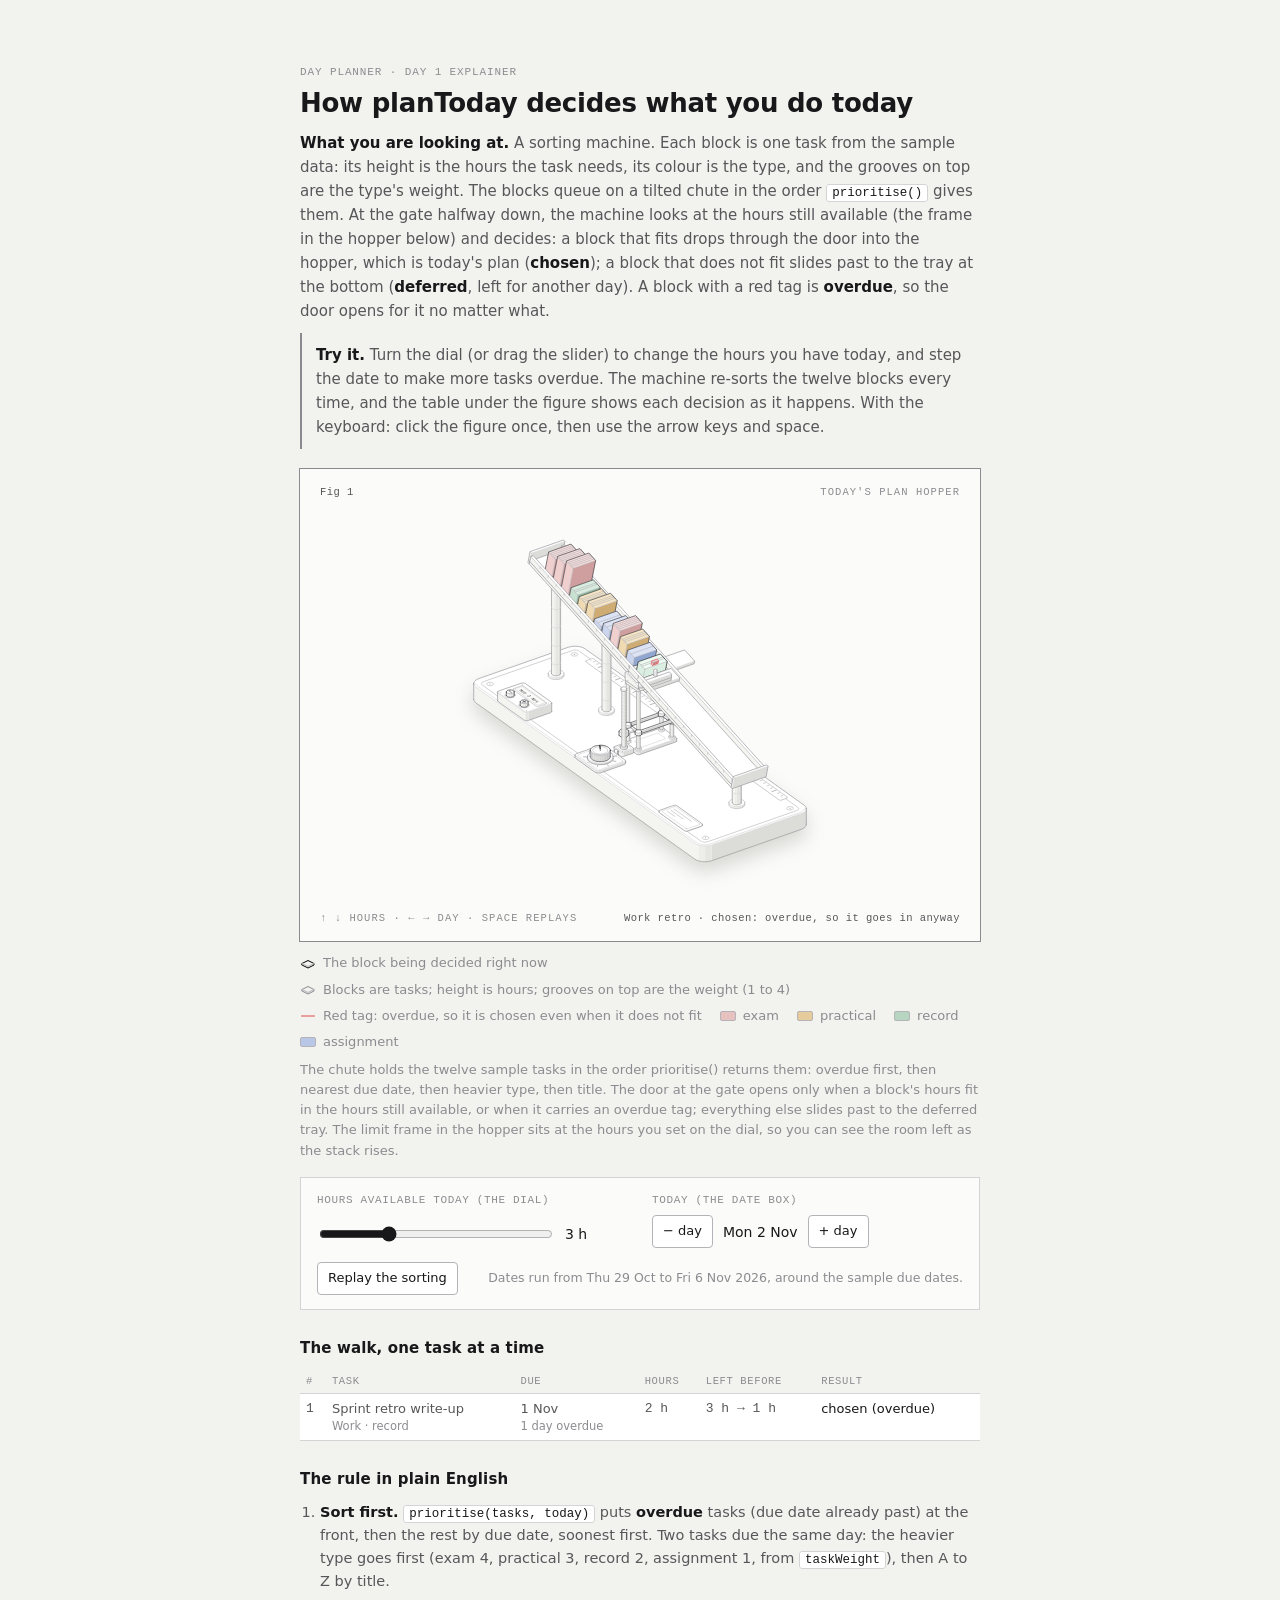
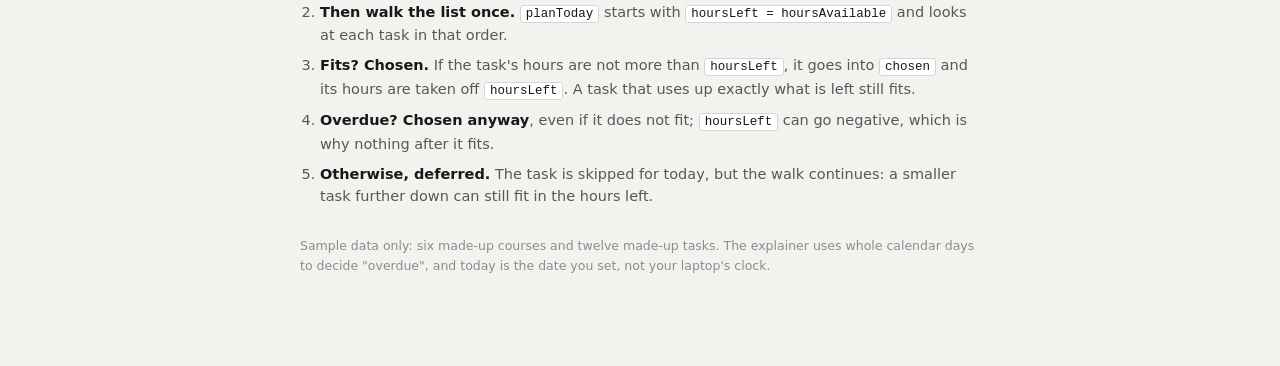
<file: explainers/todays-plan-hopper.html>
<!doctype html><html lang="en"><head><meta charset="utf-8"><meta name="description" content="How the Day Planner picks today's tasks: an interactive sorting-chute figure for Day 2 of the trial."><meta name="viewport" content="width=device-width, initial-scale=1"><title>Today's plan hopper</title><style>
.iso{
  --anatomy-page:#0b0b0b;--anatomy-card:#131313;--anatomy-text:#a3a3a3;--anatomy-strong:#e6e6e6;--anatomy-muted:#6e6e6e;
  --anatomy-paper:#131313;--anatomy-face:#1b1b1b;--anatomy-top:#1c1c1c;
  --anatomy-shade-0:#0f0f0f;--anatomy-shade-1:#121212;--anatomy-shade-2:#151515;--anatomy-shade-3:#181818;
  --anatomy-lit-top:#262626;--anatomy-lit-shade:#1d1d1d;
  --anatomy-hi:#d4d4d4;--anatomy-mid:#6a6a6a;--anatomy-lo:#3e3e3e;--anatomy-faint:#2a2a2a;--anatomy-lit:#ffffff;
  --anatomy-halo:#050505;--anatomy-halo-opacity:.9;--anatomy-dot:#e6e6e6;
  --anatomy-red:#ff6b6b;--anatomy-green:#6be0a0;--anatomy-blue:#6b9bff;
  --anatomy-weight:.6px;--anatomy-ease:cubic-bezier(.32,.72,0,1);
  --anatomy-mono:ui-monospace,"SF Mono",Menlo,Consolas,monospace;
  --anatomy-lift:inset 0 1px 0 0 #ffffff0a,inset 0 0 0 1px #ffffff06,0 0 0 1px #00000026,0 1px 1px -.5px #00000014,0 3px 3px -1.5px #00000014,0 6px 6px -3px #00000014,0 12px 12px -6px #00000014;
}
.iso[data-theme="light"]{
  --anatomy-page:#f2f2ef;--anatomy-card:#fbfbfa;--anatomy-text:#57575a;--anatomy-strong:#18181a;--anatomy-muted:#8c8c90;
  --anatomy-paper:#fbfbfa;--anatomy-face:#ffffff;--anatomy-top:#ffffff;
  --anatomy-shade-0:#dcdcd9;--anatomy-shade-1:#e5e5e2;--anatomy-shade-2:#ededea;--anatomy-shade-3:#f4f4f1;
  --anatomy-lit-top:#ffffff;--anatomy-lit-shade:#eeeeeb;
  --anatomy-hi:#26262a;--anatomy-mid:#8a8a8f;--anatomy-lo:#b4b4b8;--anatomy-faint:#d4d4d6;--anatomy-lit:#000000;
  --anatomy-halo:#8a8a80;--anatomy-halo-opacity:.32;--anatomy-dot:#3a3a3e;
  --anatomy-red:#e5484d;--anatomy-green:#30a46c;--anatomy-blue:#3e63dd;
  --anatomy-lift:inset 0 1px 0 0 #ffffff,0 0 0 1px #0000000f,0 1px 1px -.5px #0000000a,0 3px 3px -1.5px #0000000a,0 6px 6px -3px #0000000a,0 12px 12px -6px #0000000a;
}
.iso-svg{display:block;width:100%;height:auto;overflow:visible}
.iso-svg path,.iso-svg circle{vector-effect:non-scaling-stroke}
.iso-fill{fill:var(--anatomy-paper);stroke:none}
.iso-solid[data-lit]>.iso-fill{fill:var(--anatomy-face)}
.iso-shade,.iso-top{stroke:none}
.iso-shade[data-shade="0"]{fill:var(--anatomy-shade-0)}
.iso-shade[data-shade="1"]{fill:var(--anatomy-shade-1)}
.iso-shade[data-shade="2"]{fill:var(--anatomy-shade-2)}
.iso-shade[data-shade="3"]{fill:var(--anatomy-shade-3)}
.iso-top{fill:var(--anatomy-top)}
.iso-solid[data-lit]>.iso-top{fill:var(--anatomy-lit-top)}
.iso-solid[data-lit]>.iso-shade{fill:var(--anatomy-lit-shade)}
.iso-solid[data-seamless]>.iso-shade,.iso-solid[data-seamless]>.iso-top{stroke-width:.4;stroke-linejoin:round}
.iso-solid[data-seamless]>.iso-shade[data-shade="0"]{stroke:var(--anatomy-shade-0)}
.iso-solid[data-seamless]>.iso-shade[data-shade="1"]{stroke:var(--anatomy-shade-1)}
.iso-solid[data-seamless]>.iso-shade[data-shade="2"]{stroke:var(--anatomy-shade-2)}
.iso-solid[data-seamless]>.iso-shade[data-shade="3"]{stroke:var(--anatomy-shade-3)}
.iso-solid[data-seamless]>.iso-top{stroke:var(--anatomy-top)}
.iso-solid[data-seamless][data-lit]>.iso-top{stroke:var(--anatomy-lit-top)}
.iso-solid[data-seamless][data-lit]>.iso-shade{stroke:var(--anatomy-lit-shade)}
.iso-solid[data-lit]>.iso-edge{stroke:var(--anatomy-lit)}
.iso-halo{fill:var(--anatomy-halo);stroke:none;filter:blur(9px);opacity:var(--anatomy-halo-opacity);transform:translateY(3px)}
.iso-line{fill:none;stroke:var(--anatomy-lo);stroke-width:var(--anatomy-weight);stroke-linecap:round;stroke-linejoin:round}
.iso-line[data-tone="hi"]{stroke:var(--anatomy-hi)}
.iso-line[data-tone="mid"]{stroke:var(--anatomy-mid)}
.iso-line[data-tone="lo"]{stroke:var(--anatomy-lo)}
.iso-line[data-tone="faint"]{stroke:var(--anatomy-faint)}
.iso-line[data-tone="lit"]{stroke:var(--anatomy-lit)}
.iso-line[data-tone="red"]{stroke:var(--anatomy-red)}
.iso-line[data-tone="green"]{stroke:var(--anatomy-green)}
.iso-line[data-tone="blue"]{stroke:var(--anatomy-blue)}
.iso-line[data-dotted]{stroke-dasharray:.01 3.5;stroke-width:1}
.iso-line[data-dashed]{stroke-dasharray:3 3}
.iso-line[data-flow]{stroke-dasharray:2 6}
.iso-wire-end{fill:var(--anatomy-paper);stroke:var(--anatomy-lo);stroke-width:var(--anatomy-weight)}
.iso-wire[data-tone="hi"] .iso-wire-end{stroke:var(--anatomy-hi)}
.iso-wire[data-tone="mid"] .iso-wire-end{stroke:var(--anatomy-mid)}
.iso-wire[data-tone="faint"] .iso-wire-end{stroke:var(--anatomy-faint)}
.iso-wire[data-tone="lit"] .iso-wire-end{stroke:var(--anatomy-lit)}
.iso-dots circle{fill:var(--anatomy-dot);stroke:none;opacity:.32}
.iso-dots[data-tone="hi"] circle{opacity:.85}
.iso-dots[data-tone="mid"] circle{opacity:.45}
.iso-dots[data-tone="lo"] circle{opacity:.22}
.iso-dots[data-tone="faint"] circle{opacity:.12}
.iso-face-text{fill:var(--anatomy-mid);font-family:var(--anatomy-mono);letter-spacing:.04em}
.iso-face-text[data-tone="hi"]{fill:var(--anatomy-hi)}
.iso-face-text[data-tone="lo"]{fill:var(--anatomy-lo)}
.iso-face-text[data-tone="faint"]{fill:var(--anatomy-faint)}
.tb-body{fill:var(--anatomy-shade-2);stroke:none}
.tb-shine{fill:var(--anatomy-top);stroke:none}
.tb-shade{fill:var(--anatomy-shade-0);stroke:none}
.tb-ring{fill:none;stroke:var(--anatomy-lo);stroke-width:.45;stroke-linecap:butt;stroke-linejoin:round}
.tb-ring[data-tone="mid"]{stroke:var(--anatomy-mid)}
.tb-ring[data-tone="faint"]{stroke:var(--anatomy-faint)}
.tb-ring[data-tone="hi"]{stroke:var(--anatomy-hi)}
@keyframes iso-flow{to{stroke-dashoffset:-32}}
@keyframes iso-pulse{0%,100%{opacity:.18}12%{opacity:1}40%{opacity:.18}}
.iso-line[data-flow]{animation:iso-flow 1600ms linear infinite}
.iso-dots circle[data-pulse]{animation:iso-pulse 1600ms steps(1,end) infinite;animation-delay:var(--pulse-at,0ms)}
.iso-figure{margin:32px 0 36px}
.iso-plate{position:relative;padding:52px 24px;border-radius:0;background:var(--anatomy-card);box-shadow:0 0 0 1px var(--anatomy-mid);--anatomy-paper:var(--anatomy-card)}
.iso-plate-corners{position:absolute;inset:18px 20px;pointer-events:none}
.iso-plate-corner{position:absolute;color:var(--anatomy-muted);font-family:var(--anatomy-mono);font-size:10.5px;line-height:1;letter-spacing:.04em;white-space:nowrap}
.iso-plate-corner[data-corner="fig"]{top:0;left:0;color:var(--anatomy-text)}
.iso-plate-corner[data-corner="title"]{top:0;right:0;text-transform:uppercase;letter-spacing:.1em}
.iso-plate-corner[data-corner="hint"]{bottom:0;left:0;text-transform:uppercase;letter-spacing:.1em}
.iso-plate-corner[data-corner="readout"]{right:0;bottom:0;color:var(--anatomy-text);font-variant-numeric:tabular-nums}
.iso-plate .iso-svg{margin:0 auto}
.iso-legend{display:grid;gap:8px;margin-top:12px;color:var(--anatomy-muted);font-size:13px;line-height:1.55}
.iso-keys{display:flex;flex-wrap:wrap;gap:6px 18px}
.iso-key{display:inline-flex;align-items:center;gap:7px}
.iso-swatch{width:16px;height:10px;flex:none;overflow:visible}
.iso-swatch path{fill:none;stroke:var(--anatomy-hi);stroke-width:1;vector-effect:non-scaling-stroke;stroke-linejoin:round;stroke-linecap:round}
.iso-swatch[data-mark="raised"] path,.iso-swatch[data-mark="flat"] path{stroke:var(--anatomy-mid)}
.iso-swatch[data-mark="lit"] path{stroke:var(--anatomy-lit)}
.iso-swatch[data-mark="dim"] path{stroke:var(--anatomy-lo)}
.iso-swatch[data-mark="dotted"] path{stroke-dasharray:.01 3;stroke-width:1.4}
.iso-swatch[data-mark="dashed"] path{stroke-dasharray:3 2.5}
.iso-swatch[data-mark="red"] path{stroke:var(--anatomy-red)}
.iso-swatch[data-mark="green"] path{stroke:var(--anatomy-green)}
.iso-swatch[data-mark="blue"] path{stroke:var(--anatomy-blue)}
.iso-swatch-crease{stroke:var(--anatomy-lo)!important}
@media (max-width:560px){.iso-plate{padding:48px 12px 70px}.iso-plate-corner[data-corner="hint"]{bottom:18px}}
@media (prefers-reduced-motion:reduce){.iso-line[data-flow],.iso-dots circle[data-pulse]{animation:none}}

*{box-sizing:border-box}
html{color-scheme:dark}
body[data-theme="light"]{color-scheme:light}
body{margin:0;background:var(--anatomy-page);color:var(--anatomy-text);font:14px/1.6 ui-sans-serif,system-ui,-apple-system,"Segoe UI",sans-serif;-webkit-font-smoothing:antialiased}
.iso-page{width:min(680px,100% - 32px);margin:64px auto 96px}

.intro{margin:0 0 8px}
.intro .kicker{margin:0 0 6px;font-family:var(--anatomy-mono);font-size:11px;letter-spacing:.08em;text-transform:uppercase;color:var(--anatomy-muted)}
.intro h1{margin:0 0 12px;font-size:26px;line-height:1.2;font-weight:600;color:var(--anatomy-strong);letter-spacing:-.01em}
.intro p{margin:0 0 10px;font-size:15px;line-height:1.6}
.intro p b,.rule b,.log b{color:var(--anatomy-strong);font-weight:600}
.intro .try{padding:10px 14px;border-left:2px solid var(--anatomy-mid);color:var(--anatomy-text)}
.iso-figure{margin:20px 0 20px}
.iso-stage{position:relative;outline:none;touch-action:pan-y}
.iso-stage:focus-visible{outline:1px solid var(--anatomy-muted);outline-offset:6px}
.hits circle{fill:transparent;stroke:none;pointer-events:all;cursor:pointer}
.hits circle[data-hit="knob"]{cursor:ns-resize}
.sr{position:absolute;width:1px;height:1px;overflow:hidden;clip:rect(0 0 0 0);white-space:nowrap}
.blk[data-type="exam"]{--anatomy-top:#f6dcdc;--anatomy-shade-3:#f0cfcf;--anatomy-shade-2:#e7c0c0;--anatomy-shade-1:#dcb0b0;--anatomy-shade-0:#cf9f9f;--anatomy-lit-top:#fff1f1;--anatomy-lit-shade:#f4dede;--anatomy-face:#fdf2f2}
.blk[data-type="practical"]{--anatomy-top:#f6e6c6;--anatomy-shade-3:#efdab2;--anatomy-shade-2:#e6cc9d;--anatomy-shade-1:#dbbd88;--anatomy-shade-0:#ceac74;--anatomy-lit-top:#fff6e4;--anatomy-lit-shade:#f6e8cc;--anatomy-face:#fdf7ea}
.blk[data-type="record"]{--anatomy-top:#d8ecdf;--anatomy-shade-3:#c8e2d1;--anatomy-shade-2:#b6d6c1;--anatomy-shade-1:#a3c9b0;--anatomy-shade-0:#8fba9e;--anatomy-lit-top:#eefbf2;--anatomy-lit-shade:#dbeee2;--anatomy-face:#f1f9f4}
.blk[data-type="assignment"]{--anatomy-top:#dbe3f4;--anatomy-shade-3:#cbd6ee;--anatomy-shade-2:#b9c7e6;--anatomy-shade-1:#a6b7dd;--anatomy-shade-0:#92a6d2;--anatomy-lit-top:#eff3fd;--anatomy-lit-shade:#dde5f5;--anatomy-face:#f2f5fc}
.blk .blk-flag{--anatomy-top:#f3c9c9;--anatomy-shade-3:#eeb9b9;--anatomy-shade-2:#e6a8a8;--anatomy-shade-1:#dc9595;--anatomy-shade-0:#d08181;--anatomy-face:#f6d4d4}
.blk .blk-flag[hidden]{display:none}
.blk[data-fade]{opacity:var(--fade,1)}
.iso-swatch[data-mark^="type-"]{border-radius:2px;border:1px solid var(--anatomy-lo)}
.iso-swatch[data-mark^="type-"] path{display:none}
.iso-swatch[data-mark="type-exam"]{background:#e7c0c0}
.iso-swatch[data-mark="type-practical"]{background:#e6cc9d}
.iso-swatch[data-mark="type-record"]{background:#b6d6c1}
.iso-swatch[data-mark="type-assignment"]{background:#b9c7e6}
.controls{display:grid;grid-template-columns:1fr 1fr;gap:14px 24px;margin:-4px 0 26px;padding:14px 16px;border:1px solid var(--anatomy-faint);border-radius:0;background:var(--anatomy-card)}
.controls .field{display:grid;gap:6px}
.controls label,.controls .legend{font-family:var(--anatomy-mono);font-size:11px;letter-spacing:.06em;text-transform:uppercase;color:var(--anatomy-muted)}
.controls .row{display:flex;align-items:center;gap:10px}
.controls input[type=range]{flex:1;accent-color:var(--anatomy-strong);min-width:0}
.controls output,.controls .day{font-variant-numeric:tabular-nums;color:var(--anatomy-strong);min-width:4.5em;font-size:14px}
.controls button{font:inherit;font-size:13px;padding:5px 10px;border:1px solid var(--anatomy-lo);border-radius:4px;background:var(--anatomy-face);color:var(--anatomy-strong);cursor:pointer}
.controls button:hover{border-color:var(--anatomy-mid)}
.controls button:focus-visible{outline:2px solid var(--anatomy-strong);outline-offset:2px}
.controls .wide{grid-column:1 / -1;display:flex;flex-wrap:wrap;gap:10px;align-items:center;justify-content:space-between}
.controls .note{font-size:12.5px;color:var(--anatomy-muted)}
.log h2,.rule h2{font-size:15px;font-weight:600;color:var(--anatomy-strong);margin:0 0 10px;letter-spacing:.01em}
.log table{width:100%;border-collapse:collapse;font-size:13px;line-height:1.4}
.log th{text-align:left;font-family:var(--anatomy-mono);font-size:10.5px;letter-spacing:.06em;text-transform:uppercase;color:var(--anatomy-muted);font-weight:500;padding:4px 6px;border-bottom:1px solid var(--anatomy-faint)}
.log td{padding:6px 6px;border-bottom:1px solid var(--anatomy-faint);vertical-align:top}
.log td small{display:block;color:var(--anatomy-muted);font-size:11.5px}
.log tr[data-now] td{background:var(--anatomy-face)}
.log td.n{font-family:var(--anatomy-mono);font-variant-numeric:tabular-nums;white-space:nowrap}
.log td.r{white-space:nowrap}
.log tr[data-chosen="1"] td.r{color:var(--anatomy-strong)}
.log tr[data-chosen="0"] td.r{color:var(--anatomy-muted)}
.log .empty td{color:var(--anatomy-muted);font-style:italic}
.rule{margin-top:26px}
.rule ol{padding-left:20px;margin:0}
.rule li{margin:0 0 8px;font-size:14.5px;line-height:1.55}
.rule code,.intro code{font-family:var(--anatomy-mono);font-size:12.5px;background:var(--anatomy-face);border:1px solid var(--anatomy-faint);padding:1px 5px;border-radius:3px;color:var(--anatomy-strong)}
.foot{margin-top:28px;font-size:12.5px;color:var(--anatomy-muted)}
@media (max-width:560px){
  .iso-page{margin:28px auto 64px}
  .intro h1{font-size:22px}
  .controls{grid-template-columns:1fr;gap:12px;padding:12px}
  .log th:nth-child(3),.log td:nth-child(3){display:none}
  .log td.r{white-space:normal}
  .iso-plate{overflow:hidden;padding:44px 0 66px}
  .iso-plate .iso-svg{width:118%;margin-left:-9%}
}
</style></head><body class="iso" data-theme="light"><main class="iso-page">
<header class="intro">
  <p class="kicker">Day Planner · Day 1 explainer</p>
  <h1>How planToday decides what you do today</h1>
  <p id="what"><b>What you are looking at.</b> A sorting machine. Each block is one task from the sample data: its height is the hours the task needs, its colour is the type, and the grooves on top are the type's weight. The blocks queue on a tilted chute in the order <code>prioritise()</code> gives them. At the gate halfway down, the machine looks at the hours still available (the frame in the hopper below) and decides: a block that fits drops through the door into the hopper, which is today's plan (<b>chosen</b>); a block that does not fit slides past to the tray at the bottom (<b>deferred</b>, left for another day). A block with a red tag is <b>overdue</b>, so the door opens for it no matter what.</p>
  <p class="try"><b>Try it.</b> Turn the dial (or drag the slider) to change the hours you have today, and step the date to make more tasks overdue. The machine re-sorts the twelve blocks every time, and the table under the figure shows each decision as it happens. With the keyboard: click the figure once, then use the arrow keys and space.</p>
</header>
<figure class="iso-figure"><div class="iso-plate"><div class="iso-plate-corners" aria-hidden="true"><span class="iso-plate-corner" data-corner="fig">Fig 1</span><span class="iso-plate-corner" data-corner="title">Today's plan hopper</span><span class="iso-plate-corner" data-corner="hint">↑ ↓ hours · ← → day · space replays</span><span class="iso-plate-corner" data-corner="readout" data-readout>3 h today · 2 chosen (3 h) · 10 deferred</span></div><div class="iso-stage" tabindex="0" role="group" aria-label="Today's plan hopper. Arrow up and down change the hours available, arrow left and right change today's date, space replays the sorting." aria-describedby="what"><svg xmlns="http://www.w3.org/2000/svg" class="iso-svg" viewBox="0 0 600 350" role="img" aria-label="A sorting chute on a base plate. Twelve blocks, one per task, queue on the chute in priority order. At a gate halfway down, a door opens to drop a block into a hopper below when its hours fit the hours still available, or a pin retracts to let it slide on to the deferred tray at the bottom. A dial sets the hours available and a date box sets today."><path class="iso-halo" d="M142.1 160.7L142.3 159.6L142.9 158.5L143.9 157.5L145.3 156.6L147 155.9L231.9 126.2L233.8 125.6L236 125.3L238.2 125.1L240.5 125.2L242.6 125.5L244.6 126L246.4 126.7L247.9 127.6L455.8 276L456.9 277L457.6 278.1L457.9 279.2L457.9 294.2L457.7 295.3L457.1 296.4L456.1 297.4L454.7 298.3L453 299L368.1 328.7L366.2 329.3L364 329.6L361.8 329.7L359.5 329.7L357.4 329.3L355.4 328.8L353.6 328.1L352.1 327.3L144.2 178.8L143.1 177.8L142.4 176.8L142.1 175.7Z"/><g class="iso-solid"><path class="iso-fill" d="M223.5 157.5L223.9 156.4L224.7 155.4L226.1 154.5L227.7 153.7L229.7 153.2L231.9 152.9L234.1 152.8L236.4 153L238.4 153.5L240.3 154.1L241.8 155L242.8 156L243.5 157L243.6 158.2L243.6 160.2L243.2 161.3L242.3 162.3L241 163.2L239.3 164L237.3 164.5L235.1 164.8L232.9 164.9L230.7 164.7L228.6 164.2L226.8 163.6L225.3 162.7L224.2 161.7L223.6 160.7L223.5 159.5Z"/><path class="iso-shade" data-shade="0" d="M243.6 160.2L243.2 161.3L243.2 159.3L243.6 158.2ZM243.2 161.3L242.3 162.3L242.3 160.3L243.2 159.3ZM242.3 162.3L241 163.2L241 161.2L242.3 160.3ZM241 163.2L239.3 164L239.3 162L241 161.2Z"/><path class="iso-shade" data-shade="1" d="M239.3 164L237.3 164.5L237.3 162.5L239.3 162ZM237.3 164.5L235.1 164.8L235.1 162.8L237.3 162.5ZM235.1 164.8L232.9 164.9L232.9 162.9L235.1 162.8Z"/><path class="iso-shade" data-shade="2" d="M232.9 164.9L230.7 164.7L230.7 162.7L232.9 162.9ZM230.7 164.7L228.6 164.2L228.6 162.2L230.7 162.7Z"/><path class="iso-shade" data-shade="3" d="M228.6 164.2L226.8 163.6L226.8 161.6L228.6 162.2ZM226.8 163.6L225.3 162.7L225.3 160.7L226.8 161.6ZM225.3 162.7L224.2 161.7L224.2 159.8L225.3 160.7ZM224.2 161.7L223.6 160.7L223.6 158.7L224.2 159.8ZM223.6 160.7L223.5 159.5L223.5 157.5L223.6 158.7Z"/><path class="iso-top" d="M239.3 162L237.3 162.5L235.1 162.8L232.9 162.9L230.7 162.7L228.6 162.2L226.8 161.6L225.3 160.7L224.2 159.8L223.6 158.7L223.5 157.5L223.9 156.4L224.7 155.4L226.1 154.5L227.7 153.7L229.7 153.2L231.9 152.9L234.1 152.8L236.4 153L238.4 153.5L240.3 154.1L241.8 155L242.8 156L243.5 157L243.6 158.2L243.2 159.3L242.3 160.3L241 161.2Z"/><path class="iso-line iso-crease" data-tone="faint" d="M243.6 158.2L243.2 159.3L242.3 160.3L241 161.2L239.3 162L237.3 162.5L235.1 162.8L232.9 162.9L230.7 162.7L228.6 162.2L226.8 161.6L225.3 160.7L224.2 159.8L223.6 158.7L223.5 157.5"/><path class="iso-line iso-edge" data-tone="lo" d="M223.5 157.5L223.9 156.4L224.7 155.4L226.1 154.5L227.7 153.7L229.7 153.2L231.9 152.9L234.1 152.8L236.4 153L238.4 153.5L240.3 154.1L241.8 155L242.8 156L243.5 157L243.6 158.2M243.6 160.2L243.2 161.3L242.3 162.3L241 163.2L239.3 164L237.3 164.5L235.1 164.8L232.9 164.9L230.7 164.7L228.6 164.2L226.8 163.6L225.3 162.7L224.2 161.7L223.6 160.7L223.5 159.5M223.5 157.5L223.5 159.5M243.6 158.2L243.6 160.2"/></g><g class="iso-solid"><path class="iso-fill" d="M225.8 153.4L226.1 152.5L226.7 151.7L227.8 151L229.1 150.4L230.6 150L232.3 149.8L234 149.7L235.7 149.9L237.3 150.2L238.7 150.7L239.9 151.4L240.7 152.2L241.2 153L241.3 153.9L241.3 158.1L241 159L240.3 159.8L239.3 160.5L238 161L236.4 161.5L234.8 161.7L233 161.7L231.3 161.6L229.7 161.2L228.3 160.7L227.2 160.1L226.3 159.3L225.9 158.5L225.8 157.6Z"/><path class="iso-shade" data-shade="0" d="M241.3 158.1L241 159L241 154.7L241.3 153.9ZM241 159L240.3 159.8L240.3 155.5L241 154.7ZM240.3 159.8L239.3 160.5L239.3 156.2L240.3 155.5ZM239.3 160.5L238 161L238 156.8L239.3 156.2Z"/><path class="iso-shade" data-shade="1" d="M238 161L236.4 161.5L236.4 157.2L238 156.8ZM236.4 161.5L234.8 161.7L234.8 157.5L236.4 157.2ZM234.8 161.7L233 161.7L233 157.5L234.8 157.5Z"/><path class="iso-shade" data-shade="2" d="M233 161.7L231.3 161.6L231.3 157.3L233 157.5ZM231.3 161.6L229.7 161.2L229.7 157L231.3 157.3Z"/><path class="iso-shade" data-shade="3" d="M229.7 161.2L228.3 160.7L228.3 156.5L229.7 157ZM228.3 160.7L227.2 160.1L227.2 155.8L228.3 156.5ZM227.2 160.1L226.3 159.3L226.3 155.1L227.2 155.8ZM226.3 159.3L225.9 158.5L225.9 154.2L226.3 155.1ZM225.9 158.5L225.8 157.6L225.8 153.4L225.9 154.2Z"/><path class="iso-top" d="M238 156.8L236.4 157.2L234.8 157.5L233 157.5L231.3 157.3L229.7 157L228.3 156.5L227.2 155.8L226.3 155.1L225.9 154.2L225.8 153.4L226.1 152.5L226.7 151.7L227.8 151L229.1 150.4L230.6 150L232.3 149.8L234 149.7L235.7 149.9L237.3 150.2L238.7 150.7L239.9 151.4L240.7 152.2L241.2 153L241.3 153.9L241 154.7L240.3 155.5L239.3 156.2Z"/><path class="iso-line iso-crease" data-tone="faint" d="M241.3 153.9L241 154.7L240.3 155.5L239.3 156.2L238 156.8L236.4 157.2L234.8 157.5L233 157.5L231.3 157.3L229.7 157L228.3 156.5L227.2 155.8L226.3 155.1L225.9 154.2L225.8 153.4"/><path class="iso-line iso-edge" data-tone="mid" d="M225.8 153.4L226.1 152.5L226.7 151.7L227.8 151L229.1 150.4L230.6 150L232.3 149.8L234 149.7L235.7 149.9L237.3 150.2L238.7 150.7L239.9 151.4L240.7 152.2L241.2 153L241.3 153.9M241.3 158.1L241 159L240.3 159.8L239.3 160.5L238 161L236.4 161.5L234.8 161.7L233 161.7L231.3 161.6L229.7 161.2L228.3 160.7L227.2 160.1L226.3 159.3L225.9 158.5L225.8 157.6M225.8 153.4L225.8 157.6M241.3 153.9L241.3 158.1"/></g><g class="iso-solid"><path class="iso-fill" d="M171.6 175.7L172 174.6L172.9 173.5L174.2 172.6L175.9 171.9L177.9 171.3L180.1 171L182.3 171L184.5 171.2L186.6 171.6L188.4 172.3L189.9 173.1L191 174.1L191.6 175.2L191.7 176.3L191.7 178.3L191.3 179.4L190.5 180.5L189.1 181.4L187.5 182.1L185.5 182.7L183.3 183L181 183L178.8 182.8L176.8 182.4L174.9 181.7L173.4 180.9L172.4 179.9L171.7 178.8L171.6 177.7Z"/><path class="iso-shade" data-shade="0" d="M191.7 178.3L191.3 179.4L191.3 177.4L191.7 176.3ZM191.3 179.4L190.5 180.5L190.5 178.5L191.3 177.4ZM190.5 180.5L189.1 181.4L189.1 179.4L190.5 178.5ZM189.1 181.4L187.5 182.1L187.5 180.1L189.1 179.4Z"/><path class="iso-shade" data-shade="1" d="M187.5 182.1L185.5 182.7L185.5 180.7L187.5 180.1ZM185.5 182.7L183.3 183L183.3 181L185.5 180.7ZM183.3 183L181 183L181 181L183.3 181Z"/><path class="iso-shade" data-shade="2" d="M181 183L178.8 182.8L178.8 180.8L181 181ZM178.8 182.8L176.8 182.4L176.8 180.4L178.8 180.8Z"/><path class="iso-shade" data-shade="3" d="M176.8 182.4L174.9 181.7L174.9 179.7L176.8 180.4ZM174.9 181.7L173.4 180.9L173.4 178.9L174.9 179.7ZM173.4 180.9L172.4 179.9L172.4 177.9L173.4 178.9ZM172.4 179.9L171.7 178.8L171.7 176.8L172.4 177.9ZM171.7 178.8L171.6 177.7L171.6 175.7L171.7 176.8Z"/><path class="iso-top" d="M187.5 180.1L185.5 180.7L183.3 181L181 181L178.8 180.8L176.8 180.4L174.9 179.7L173.4 178.9L172.4 177.9L171.7 176.8L171.6 175.7L172 174.6L172.9 173.5L174.2 172.6L175.9 171.9L177.9 171.3L180.1 171L182.3 171L184.5 171.2L186.6 171.6L188.4 172.3L189.9 173.1L191 174.1L191.6 175.2L191.7 176.3L191.3 177.4L190.5 178.5L189.1 179.4Z"/><path class="iso-line iso-crease" data-tone="faint" d="M191.7 176.3L191.3 177.4L190.5 178.5L189.1 179.4L187.5 180.1L185.5 180.7L183.3 181L181 181L178.8 180.8L176.8 180.4L174.9 179.7L173.4 178.9L172.4 177.9L171.7 176.8L171.6 175.7"/><path class="iso-line iso-edge" data-tone="lo" d="M171.6 175.7L172 174.6L172.9 173.5L174.2 172.6L175.9 171.9L177.9 171.3L180.1 171L182.3 171L184.5 171.2L186.6 171.6L188.4 172.3L189.9 173.1L191 174.1L191.6 175.2L191.7 176.3M191.7 178.3L191.3 179.4L190.5 180.5L189.1 181.4L187.5 182.1L185.5 182.7L183.3 183L181 183L178.8 182.8L176.8 182.4L174.9 181.7L173.4 180.9L172.4 179.9L171.7 178.8L171.6 177.7M171.6 175.7L171.6 177.7M191.7 176.3L191.7 178.3"/></g><g class="iso-solid"><path class="iso-fill" d="M173.9 171.5L174.2 170.7L174.9 169.9L175.9 169.2L177.2 168.6L178.7 168.2L180.4 167.9L182.2 167.9L183.9 168L185.5 168.4L186.9 168.9L188 169.5L188.9 170.3L189.3 171.1L189.4 172L189.4 176.2L189.1 177.1L188.5 177.9L187.4 178.6L186.1 179.2L184.6 179.6L182.9 179.8L181.2 179.9L179.5 179.7L177.9 179.4L176.5 178.9L175.3 178.2L174.5 177.5L174 176.6L173.9 175.8Z"/><path class="iso-shade" data-shade="0" d="M189.4 176.2L189.1 177.1L189.1 172.9L189.4 172ZM189.1 177.1L188.5 177.9L188.5 173.7L189.1 172.9ZM188.5 177.9L187.4 178.6L187.4 174.4L188.5 173.7ZM187.4 178.6L186.1 179.2L186.1 175L187.4 174.4Z"/><path class="iso-shade" data-shade="1" d="M186.1 179.2L184.6 179.6L184.6 175.4L186.1 175ZM184.6 179.6L182.9 179.8L182.9 175.6L184.6 175.4ZM182.9 179.8L181.2 179.9L181.2 175.6L182.9 175.6Z"/><path class="iso-shade" data-shade="2" d="M181.2 179.9L179.5 179.7L179.5 175.5L181.2 175.6ZM179.5 179.7L177.9 179.4L177.9 175.2L179.5 175.5Z"/><path class="iso-shade" data-shade="3" d="M177.9 179.4L176.5 178.9L176.5 174.7L177.9 175.2ZM176.5 178.9L175.3 178.2L175.3 174L176.5 174.7ZM175.3 178.2L174.5 177.5L174.5 173.2L175.3 174ZM174.5 177.5L174 176.6L174 172.4L174.5 173.2ZM174 176.6L173.9 175.8L173.9 171.5L174 172.4Z"/><path class="iso-top" d="M186.1 175L184.6 175.4L182.9 175.6L181.2 175.6L179.5 175.5L177.9 175.2L176.5 174.7L175.3 174L174.5 173.2L174 172.4L173.9 171.5L174.2 170.7L174.9 169.9L175.9 169.2L177.2 168.6L178.7 168.2L180.4 167.9L182.2 167.9L183.9 168L185.5 168.4L186.9 168.9L188 169.5L188.9 170.3L189.3 171.1L189.4 172L189.1 172.9L188.5 173.7L187.4 174.4Z"/><path class="iso-line iso-crease" data-tone="faint" d="M189.4 172L189.1 172.9L188.5 173.7L187.4 174.4L186.1 175L184.6 175.4L182.9 175.6L181.2 175.6L179.5 175.5L177.9 175.2L176.5 174.7L175.3 174L174.5 173.2L174 172.4L173.9 171.5"/><path class="iso-line iso-edge" data-tone="mid" d="M173.9 171.5L174.2 170.7L174.9 169.9L175.9 169.2L177.2 168.6L178.7 168.2L180.4 167.9L182.2 167.9L183.9 168L185.5 168.4L186.9 168.9L188 169.5L188.9 170.3L189.3 171.1L189.4 172M189.4 176.2L189.1 177.1L188.5 177.9L187.4 178.6L186.1 179.2L184.6 179.6L182.9 179.8L181.2 179.9L179.5 179.7L177.9 179.4L176.5 178.9L175.3 178.2L174.5 177.5L174 176.6L173.9 175.8M173.9 171.5L173.9 175.8M189.4 172L189.4 176.2"/></g><g class="iso-solid"><path class="iso-fill" d="M408.3 289.5L408.7 288.4L409.5 287.4L410.9 286.4L412.5 285.7L414.5 285.2L416.7 284.9L419 284.8L421.2 285L423.2 285.4L425.1 286.1L426.6 286.9L427.6 287.9L428.3 289L428.4 290.1L428.4 292.1L428 293.2L427.1 294.3L425.8 295.2L424.1 295.9L422.1 296.5L419.9 296.8L417.7 296.8L415.5 296.6L413.4 296.2L411.6 295.5L410.1 294.7L409 293.7L408.4 292.6L408.3 291.5Z"/><path class="iso-shade" data-shade="0" d="M428.4 292.1L428 293.2L428 291.2L428.4 290.1ZM428 293.2L427.1 294.3L427.1 292.3L428 291.2ZM427.1 294.3L425.8 295.2L425.8 293.2L427.1 292.3ZM425.8 295.2L424.1 295.9L424.1 293.9L425.8 293.2Z"/><path class="iso-shade" data-shade="1" d="M424.1 295.9L422.1 296.5L422.1 294.5L424.1 293.9ZM422.1 296.5L419.9 296.8L419.9 294.8L422.1 294.5ZM419.9 296.8L417.7 296.8L417.7 294.8L419.9 294.8Z"/><path class="iso-shade" data-shade="2" d="M417.7 296.8L415.5 296.6L415.5 294.6L417.7 294.8ZM415.5 296.6L413.4 296.2L413.4 294.2L415.5 294.6Z"/><path class="iso-shade" data-shade="3" d="M413.4 296.2L411.6 295.5L411.6 293.6L413.4 294.2ZM411.6 295.5L410.1 294.7L410.1 292.7L411.6 293.6ZM410.1 294.7L409 293.7L409 291.7L410.1 292.7ZM409 293.7L408.4 292.6L408.4 290.6L409 291.7ZM408.4 292.6L408.3 291.5L408.3 289.5L408.4 290.6Z"/><path class="iso-top" d="M424.1 293.9L422.1 294.5L419.9 294.8L417.7 294.8L415.5 294.6L413.4 294.2L411.6 293.6L410.1 292.7L409 291.7L408.4 290.6L408.3 289.5L408.7 288.4L409.5 287.4L410.9 286.4L412.5 285.7L414.5 285.2L416.7 284.9L419 284.8L421.2 285L423.2 285.4L425.1 286.1L426.6 286.9L427.6 287.9L428.3 289L428.4 290.1L428 291.2L427.1 292.3L425.8 293.2Z"/><path class="iso-line iso-crease" data-tone="faint" d="M428.4 290.1L428 291.2L427.1 292.3L425.8 293.2L424.1 293.9L422.1 294.5L419.9 294.8L417.7 294.8L415.5 294.6L413.4 294.2L411.6 293.6L410.1 292.7L409 291.7L408.4 290.6L408.3 289.5"/><path class="iso-line iso-edge" data-tone="lo" d="M408.3 289.5L408.7 288.4L409.5 287.4L410.9 286.4L412.5 285.7L414.5 285.2L416.7 284.9L419 284.8L421.2 285L423.2 285.4L425.1 286.1L426.6 286.9L427.6 287.9L428.3 289L428.4 290.1M428.4 292.1L428 293.2L427.1 294.3L425.8 295.2L424.1 295.9L422.1 296.5L419.9 296.8L417.7 296.8L415.5 296.6L413.4 296.2L411.6 295.5L410.1 294.7L409 293.7L408.4 292.6L408.3 291.5M408.3 289.5L408.3 291.5M428.4 290.1L428.4 292.1"/></g><g class="iso-solid"><path class="iso-fill" d="M410.6 285.3L410.9 284.5L411.5 283.7L412.6 283L413.9 282.4L415.4 282L417.1 281.8L418.8 281.7L420.5 281.9L422.1 282.2L423.5 282.7L424.7 283.4L425.5 284.1L426 285L426.1 285.8L426.1 290.1L425.8 290.9L425.1 291.7L424.1 292.4L422.8 293L421.3 293.4L419.6 293.7L417.8 293.7L416.1 293.5L414.5 293.2L413.1 292.7L412 292L411.1 291.3L410.7 290.4L410.6 289.6Z"/><path class="iso-shade" data-shade="0" d="M426.1 290.1L425.8 290.9L425.8 286.7L426.1 285.8ZM425.8 290.9L425.1 291.7L425.1 287.5L425.8 286.7ZM425.1 291.7L424.1 292.4L424.1 288.2L425.1 287.5ZM424.1 292.4L422.8 293L422.8 288.8L424.1 288.2Z"/><path class="iso-shade" data-shade="1" d="M422.8 293L421.3 293.4L421.3 289.2L422.8 288.8ZM421.3 293.4L419.6 293.7L419.6 289.4L421.3 289.2ZM419.6 293.7L417.8 293.7L417.8 289.5L419.6 289.4Z"/><path class="iso-shade" data-shade="2" d="M417.8 293.7L416.1 293.5L416.1 289.3L417.8 289.5ZM416.1 293.5L414.5 293.2L414.5 289L416.1 289.3Z"/><path class="iso-shade" data-shade="3" d="M414.5 293.2L413.1 292.7L413.1 288.5L414.5 289ZM413.1 292.7L412 292L412 287.8L413.1 288.5ZM412 292L411.1 291.3L411.1 287L412 287.8ZM411.1 291.3L410.7 290.4L410.7 286.2L411.1 287ZM410.7 290.4L410.6 289.6L410.6 285.3L410.7 286.2Z"/><path class="iso-top" d="M422.8 288.8L421.3 289.2L419.6 289.4L417.8 289.5L416.1 289.3L414.5 289L413.1 288.5L412 287.8L411.1 287L410.7 286.2L410.6 285.3L410.9 284.5L411.5 283.7L412.6 283L413.9 282.4L415.4 282L417.1 281.8L418.8 281.7L420.5 281.9L422.1 282.2L423.5 282.7L424.7 283.4L425.5 284.1L426 285L426.1 285.8L425.8 286.7L425.1 287.5L424.1 288.2Z"/><path class="iso-line iso-crease" data-tone="faint" d="M426.1 285.8L425.8 286.7L425.1 287.5L424.1 288.2L422.8 288.8L421.3 289.2L419.6 289.4L417.8 289.5L416.1 289.3L414.5 289L413.1 288.5L412 287.8L411.1 287L410.7 286.2L410.6 285.3"/><path class="iso-line iso-edge" data-tone="mid" d="M410.6 285.3L410.9 284.5L411.5 283.7L412.6 283L413.9 282.4L415.4 282L417.1 281.8L418.8 281.7L420.5 281.9L422.1 282.2L423.5 282.7L424.7 283.4L425.5 284.1L426 285L426.1 285.8M426.1 290.1L425.8 290.9L425.1 291.7L424.1 292.4L422.8 293L421.3 293.4L419.6 293.7L417.8 293.7L416.1 293.5L414.5 293.2L413.1 292.7L412 292L411.1 291.3L410.7 290.4L410.6 289.6M410.6 285.3L410.6 289.6M426.1 285.8L426.1 290.1"/></g><g class="iso-solid"><path class="iso-fill" d="M356.4 307.7L356.8 306.5L357.7 305.5L359 304.6L360.7 303.8L362.7 303.3L364.9 303L367.1 302.9L369.3 303.1L371.4 303.6L373.2 304.2L374.7 305.1L375.8 306.1L376.4 307.2L376.5 308.3L376.5 310.3L376.1 311.4L375.3 312.4L373.9 313.3L372.3 314.1L370.3 314.6L368.1 314.9L365.9 315L363.6 314.8L361.6 314.4L359.7 313.7L358.2 312.9L357.2 311.9L356.5 310.8L356.4 309.7Z"/><path class="iso-shade" data-shade="0" d="M376.5 310.3L376.1 311.4L376.1 309.4L376.5 308.3ZM376.1 311.4L375.3 312.4L375.3 310.4L376.1 309.4ZM375.3 312.4L373.9 313.3L373.9 311.3L375.3 310.4ZM373.9 313.3L372.3 314.1L372.3 312.1L373.9 311.3Z"/><path class="iso-shade" data-shade="1" d="M372.3 314.1L370.3 314.6L370.3 312.6L372.3 312.1ZM370.3 314.6L368.1 314.9L368.1 312.9L370.3 312.6ZM368.1 314.9L365.9 315L365.9 313L368.1 312.9Z"/><path class="iso-shade" data-shade="2" d="M365.9 315L363.6 314.8L363.6 312.8L365.9 313ZM363.6 314.8L361.6 314.4L361.6 312.4L363.6 312.8Z"/><path class="iso-shade" data-shade="3" d="M361.6 314.4L359.7 313.7L359.7 311.7L361.6 312.4ZM359.7 313.7L358.2 312.9L358.2 310.9L359.7 311.7ZM358.2 312.9L357.2 311.9L357.2 309.9L358.2 310.9ZM357.2 311.9L356.5 310.8L356.5 308.8L357.2 309.9ZM356.5 310.8L356.4 309.7L356.4 307.7L356.5 308.8Z"/><path class="iso-top" d="M372.3 312.1L370.3 312.6L368.1 312.9L365.9 313L363.6 312.8L361.6 312.4L359.7 311.7L358.2 310.9L357.2 309.9L356.5 308.8L356.4 307.7L356.8 306.5L357.7 305.5L359 304.6L360.7 303.8L362.7 303.3L364.9 303L367.1 302.9L369.3 303.1L371.4 303.6L373.2 304.2L374.7 305.1L375.8 306.1L376.4 307.2L376.5 308.3L376.1 309.4L375.3 310.4L373.9 311.3Z"/><path class="iso-line iso-crease" data-tone="faint" d="M376.5 308.3L376.1 309.4L375.3 310.4L373.9 311.3L372.3 312.1L370.3 312.6L368.1 312.9L365.9 313L363.6 312.8L361.6 312.4L359.7 311.7L358.2 310.9L357.2 309.9L356.5 308.8L356.4 307.7"/><path class="iso-line iso-edge" data-tone="lo" d="M356.4 307.7L356.8 306.5L357.7 305.5L359 304.6L360.7 303.8L362.7 303.3L364.9 303L367.1 302.9L369.3 303.1L371.4 303.6L373.2 304.2L374.7 305.1L375.8 306.1L376.4 307.2L376.5 308.3M376.5 310.3L376.1 311.4L375.3 312.4L373.9 313.3L372.3 314.1L370.3 314.6L368.1 314.9L365.9 315L363.6 314.8L361.6 314.4L359.7 313.7L358.2 312.9L357.2 311.9L356.5 310.8L356.4 309.7M356.4 307.7L356.4 309.7M376.5 308.3L376.5 310.3"/></g><g class="iso-solid"><path class="iso-fill" d="M358.7 303.5L359 302.6L359.7 301.8L360.7 301.1L362 300.6L363.6 300.1L365.2 299.9L367 299.9L368.7 300L370.3 300.3L371.7 300.9L372.8 301.5L373.7 302.3L374.1 303.1L374.2 304L374.2 308.2L373.9 309.1L373.3 309.9L372.2 310.6L370.9 311.2L369.4 311.6L367.7 311.8L366 311.8L364.3 311.7L362.7 311.4L361.3 310.9L360.1 310.2L359.3 309.4L358.8 308.6L358.7 307.7Z"/><path class="iso-shade" data-shade="0" d="M374.2 308.2L373.9 309.1L373.9 304.8L374.2 304ZM373.9 309.1L373.3 309.9L373.3 305.6L373.9 304.8ZM373.3 309.9L372.2 310.6L372.2 306.3L373.3 305.6ZM372.2 310.6L370.9 311.2L370.9 306.9L372.2 306.3Z"/><path class="iso-shade" data-shade="1" d="M370.9 311.2L369.4 311.6L369.4 307.3L370.9 306.9ZM369.4 311.6L367.7 311.8L367.7 307.6L369.4 307.3ZM367.7 311.8L366 311.8L366 307.6L367.7 307.6Z"/><path class="iso-shade" data-shade="2" d="M366 311.8L364.3 311.7L364.3 307.5L366 307.6ZM364.3 311.7L362.7 311.4L362.7 307.1L364.3 307.5Z"/><path class="iso-shade" data-shade="3" d="M362.7 311.4L361.3 310.9L361.3 306.6L362.7 307.1ZM361.3 310.9L360.1 310.2L360.1 306L361.3 306.6ZM360.1 310.2L359.3 309.4L359.3 305.2L360.1 306ZM359.3 309.4L358.8 308.6L358.8 304.4L359.3 305.2ZM358.8 308.6L358.7 307.7L358.7 303.5L358.8 304.4Z"/><path class="iso-top" d="M370.9 306.9L369.4 307.3L367.7 307.6L366 307.6L364.3 307.5L362.7 307.1L361.3 306.6L360.1 306L359.3 305.2L358.8 304.4L358.7 303.5L359 302.6L359.7 301.8L360.7 301.1L362 300.6L363.6 300.1L365.2 299.9L367 299.9L368.7 300L370.3 300.3L371.7 300.9L372.8 301.5L373.7 302.3L374.1 303.1L374.2 304L373.9 304.8L373.3 305.6L372.2 306.3Z"/><path class="iso-line iso-crease" data-tone="faint" d="M374.2 304L373.9 304.8L373.3 305.6L372.2 306.3L370.9 306.9L369.4 307.3L367.7 307.6L366 307.6L364.3 307.5L362.7 307.1L361.3 306.6L360.1 306L359.3 305.2L358.8 304.4L358.7 303.5"/><path class="iso-line iso-edge" data-tone="mid" d="M358.7 303.5L359 302.6L359.7 301.8L360.7 301.1L362 300.6L363.6 300.1L365.2 299.9L367 299.9L368.7 300L370.3 300.3L371.7 300.9L372.8 301.5L373.7 302.3L374.1 303.1L374.2 304M374.2 308.2L373.9 309.1L373.3 309.9L372.2 310.6L370.9 311.2L369.4 311.6L367.7 311.8L366 311.8L364.3 311.7L362.7 311.4L361.3 310.9L360.1 310.2L359.3 309.4L358.8 308.6L358.7 307.7M358.7 303.5L358.7 307.7M374.2 304L374.2 308.2"/></g><g class="iso-solid"><path class="iso-fill" d="M142.1 154.5L142.3 153.4L142.9 152.3L143.9 151.3L145.3 150.4L147 149.6L231.9 119.9L233.8 119.4L236 119L238.2 118.9L240.5 119L242.6 119.3L244.6 119.8L246.4 120.5L247.9 121.4L455.8 269.8L456.9 270.8L457.6 271.9L457.9 273L457.9 287.9L457.7 289.1L457.1 290.1L456.1 291.1L454.7 292L453 292.8L368.1 322.5L366.2 323L364 323.4L361.8 323.5L359.5 323.4L357.4 323.1L355.4 322.6L353.6 321.9L352.1 321.1L144.2 172.6L143.1 171.6L142.4 170.5L142.1 169.4Z"/><path class="iso-shade" data-shade="0" d="M457.9 287.9L457.7 289.1L457.7 274.1L457.9 273ZM457.7 289.1L457.1 290.1L457.1 275.2L457.7 274.1ZM457.1 290.1L456.1 291.1L456.1 276.2L457.1 275.2ZM456.1 291.1L454.7 292L454.7 277.1L456.1 276.2ZM454.7 292L453 292.8L453 277.8L454.7 277.1ZM453 292.8L368.1 322.5L368.1 307.5L453 277.8Z"/><path class="iso-shade" data-shade="1" d="M368.1 322.5L366.2 323L366.2 308.1L368.1 307.5ZM366.2 323L364 323.4L364 308.4L366.2 308.1ZM364 323.4L361.8 323.5L361.8 308.6L364 308.4Z"/><path class="iso-shade" data-shade="2" d="M361.8 323.5L359.5 323.4L359.5 308.5L361.8 308.6ZM359.5 323.4L357.4 323.1L357.4 308.2L359.5 308.5ZM357.4 323.1L355.4 322.6L355.4 307.7L357.4 308.2Z"/><path class="iso-shade" data-shade="3" d="M355.4 322.6L353.6 321.9L353.6 307L355.4 307.7ZM353.6 321.9L352.1 321.1L352.1 306.1L353.6 307ZM352.1 321.1L144.2 172.6L144.2 157.7L352.1 306.1ZM144.2 172.6L143.1 171.6L143.1 156.7L144.2 157.7ZM143.1 171.6L142.4 170.5L142.4 155.6L143.1 156.7ZM142.4 170.5L142.1 169.4L142.1 154.5L142.4 155.6Z"/><path class="iso-top" d="M455.8 269.8L456.9 270.8L457.6 271.9L457.9 273L457.7 274.1L457.1 275.2L456.1 276.2L454.7 277.1L453 277.8L368.1 307.5L366.2 308.1L364 308.4L361.8 308.6L359.5 308.5L357.4 308.2L355.4 307.7L353.6 307L352.1 306.1L144.2 157.7L143.1 156.7L142.4 155.6L142.1 154.5L142.3 153.4L142.9 152.3L143.9 151.3L145.3 150.4L147 149.6L231.9 119.9L233.8 119.4L236 119L238.2 118.9L240.5 119L242.6 119.3L244.6 119.8L246.4 120.5L247.9 121.4Z"/><path class="iso-line iso-crease" data-tone="faint" d="M457.9 273L457.7 274.1L457.1 275.2L456.1 276.2L454.7 277.1L453 277.8L368.1 307.5L366.2 308.1L364 308.4L361.8 308.6L359.5 308.5L357.4 308.2L355.4 307.7L353.6 307L352.1 306.1L144.2 157.7L143.1 156.7L142.4 155.6L142.1 154.5"/><path class="iso-line iso-bevel" data-tone="faint" d="M457.9 273L455.4 273.9L454.9 274.8L454.1 275.6L453 276.3L451.6 276.9L366.9 306.5L365.2 307L363.5 307.3L361.7 307.4L359.9 307.3L358.2 307.1L356.6 306.7L355.2 306.1L353.9 305.4L146.2 157L145.2 156.2L144.6 155.3L142.1 154.5"/><path class="iso-line iso-edge" data-tone="mid" d="M142.1 154.5L142.3 153.4L142.9 152.3L143.9 151.3L145.3 150.4L147 149.6L231.9 119.9L233.8 119.4L236 119L238.2 118.9L240.5 119L242.6 119.3L244.6 119.8L246.4 120.5L247.9 121.4L455.8 269.8L456.9 270.8L457.6 271.9L457.9 273M457.9 287.9L457.7 289.1L457.1 290.1L456.1 291.1L454.7 292L453 292.8L368.1 322.5L366.2 323L364 323.4L361.8 323.5L359.5 323.4L357.4 323.1L355.4 322.6L353.6 321.9L352.1 321.1L144.2 172.6L143.1 171.6L142.4 170.5L142.1 169.4M457.9 273L457.9 287.9M142.1 154.5L142.1 169.4"/></g><path class="iso-line" data-tone="lo" d="M449.9 271.9L450.3 272.2L450.6 272.6L450.7 273.1L450.6 273.5L450.4 273.9L450 274.3L449.5 274.6L448.8 274.9L364 304.6L363.3 304.8L362.5 304.9L361.6 305L360.8 304.9L360 304.8L359.2 304.6L358.6 304.4L358 304L150.1 155.6L149.7 155.2L149.4 154.8L149.3 154.4L149.4 154L149.6 153.6L150 153.2L150.5 152.9L151.2 152.6L236 122.9L236.7 122.7L237.5 122.5L238.4 122.5L239.2 122.5L240 122.6L240.8 122.8L241.4 123.1L242 123.4Z"/><path class="iso-line" data-tone="lo" d="M239.6 128L238.4 128.2L237.2 128.2L236.1 128L235.2 127.6L234.7 127L234.6 126.4L235.1 125.8L235.9 125.4L237.1 125.1L238.3 125.1L239.5 125.3L240.4 125.7L240.8 126.3L240.9 126.9L240.4 127.5ZM444.2 274.1L443 274.3L441.8 274.3L440.7 274.1L439.8 273.7L439.3 273.1L439.2 272.5L439.7 271.9L440.5 271.5L441.7 271.2L442.9 271.2L444.1 271.4L445 271.8L445.5 272.4L445.5 273L445 273.6ZM159.5 156L158.3 156.2L157.1 156.3L155.9 156L155 155.6L154.5 155L154.5 154.4L155 153.9L155.8 153.4L157 153.2L158.2 153.1L159.3 153.4L160.2 153.8L160.7 154.4L160.8 155L160.3 155.6ZM364.1 302.1L362.9 302.4L361.7 302.4L360.5 302.1L359.6 301.7L359.2 301.1L359.1 300.5L359.6 300L360.4 299.5L361.6 299.3L362.8 299.2L363.9 299.5L364.8 299.9L365.3 300.5L365.4 301.1L364.9 301.7Z"/><g class="iso-dots" data-tone="mid"><circle cx="237.8" cy="126.7" r="0.5"/><circle cx="442.4" cy="272.8" r="0.5"/><circle cx="157.6" cy="154.7" r="0.5"/><circle cx="362.2" cy="300.8" r="0.5"/></g><g class="iso-solid"><path class="iso-fill" d="M248.8 133L248.9 132.6L249.4 132.4L254.1 130.7L254.8 130.6L255.6 130.6L256.1 130.9L439.3 261.7L439.6 262L439.6 262.8L439.4 263.1L438.9 263.4L434.2 265.1L433.5 265.2L432.8 265.1L432.2 264.9L249.1 134.1L248.8 133.8Z"/><path class="iso-shade" data-shade="0" d="M439.6 262.8L439.4 263.1L439.4 262.4L439.6 262ZM439.4 263.1L438.9 263.4L438.9 262.7L439.4 262.4ZM438.9 263.4L434.2 265.1L434.2 264.3L438.9 262.7Z"/><path class="iso-shade" data-shade="1" d="M434.2 265.1L433.5 265.2L433.5 264.4L434.2 264.3Z"/><path class="iso-shade" data-shade="2" d="M433.5 265.2L432.8 265.1L432.8 264.4L433.5 264.4Z"/><path class="iso-shade" data-shade="3" d="M432.8 265.1L432.2 264.9L432.2 264.1L432.8 264.4ZM432.2 264.9L249.1 134.1L249.1 133.4L432.2 264.1ZM249.1 134.1L248.8 133.8L248.8 133L249.1 133.4Z"/><path class="iso-top" d="M439.3 261.7L439.6 262L439.4 262.4L438.9 262.7L434.2 264.3L433.5 264.4L432.8 264.4L432.2 264.1L249.1 133.4L248.8 133L248.9 132.6L249.4 132.4L254.1 130.7L254.8 130.6L255.6 130.6L256.1 130.9Z"/><path class="iso-line iso-edge" data-tone="lo" d="M248.8 133L248.9 132.6L249.4 132.4L254.1 130.7L254.8 130.6L255.6 130.6L256.1 130.9L439.3 261.7L439.6 262M439.6 262.8L439.4 263.1L438.9 263.4L434.2 265.1L433.5 265.2L432.8 265.1L432.2 264.9L249.1 134.1L248.8 133.8M439.6 262L439.6 262.8M248.8 133L248.8 133.8"/></g><path class="iso-line" data-tone="lo" d="M257.7 133L255.6 133.7M261 135.3L258.9 136.1M267.6 140.1L265.5 140.8M270.9 142.4L268.8 143.1M274.2 144.8L272.1 145.5M277.5 147.1L275.4 147.9M284.1 151.8L282 152.6M287.4 154.2L285.3 154.9M290.7 156.5L288.6 157.3M294 158.9L291.9 159.6M300.6 163.6L298.5 164.4M303.9 166L301.8 166.7M307.2 168.3L305.1 169.1M310.5 170.7L308.4 171.4M317.1 175.4L315 176.1M320.4 177.8L318.3 178.5M323.7 180.1L321.6 180.9M327 182.5L324.9 183.2M333.6 187.2L331.5 187.9M336.9 189.5L334.8 190.3M340.2 191.9L338.1 192.6M343.5 194.3L341.4 195M350.1 199L348 199.7M353.4 201.3L351.3 202.1M356.7 203.7L354.6 204.4M360 206L357.9 206.8M366.6 210.7L364.5 211.5M369.9 213.1L367.8 213.8M373.2 215.5L371.1 216.2M376.5 217.8L374.4 218.6M383.1 222.5L381 223.3M386.4 224.9L384.3 225.6M389.7 227.2L387.6 228M393 229.6L390.9 230.3M399.6 234.3L397.5 235.1M402.9 236.7L400.8 237.4M406.2 239L404.1 239.8M409.5 241.4L407.4 242.1M416.1 246.1L414 246.8M419.4 248.4L417.3 249.2M422.7 250.8L420.6 251.5M426 253.2L423.9 253.9M432.6 257.9L430.5 258.6M435.9 260.2L433.8 261"/><path class="iso-line" data-tone="mid" d="M264.3 137.7L260.3 139.1M280.8 149.5L276.8 150.9M297.3 161.3L293.3 162.7M313.8 173L309.8 174.4M330.3 184.8L326.3 186.2M346.8 196.6L342.8 198M363.3 208.4L359.3 209.8M379.8 220.2L375.8 221.6M396.3 232L392.3 233.4M412.8 243.7L408.8 245.1M429.3 255.5L425.3 256.9"/><g class="iso-dots" data-tone="mid"><circle cx="253.4" cy="132.7" r="0.45"/><circle cx="434.9" cy="262.3" r="0.45"/></g><g class="iso-solid"><path class="iso-fill" d="M318.1 275.3L318.4 274.9L319 274.6L331.9 270L332.7 269.9L333.6 269.9L334.3 270L335 270.3L358.9 287.4L359.2 287.8L359.2 288.2L359.2 289.2L358.9 289.6L358.4 289.9L345.4 294.4L344.6 294.6L343.8 294.6L343 294.4L342.4 294.2L318.5 277.1L318.1 276.7L318.1 276.3Z"/><path class="iso-shade" data-shade="0" d="M359.2 289.2L358.9 289.6L358.9 288.6L359.2 288.2ZM358.9 289.6L358.4 289.9L358.4 288.9L358.9 288.6ZM358.4 289.9L345.4 294.4L345.4 293.4L358.4 288.9Z"/><path class="iso-shade" data-shade="1" d="M345.4 294.4L344.6 294.6L344.6 293.6L345.4 293.4ZM344.6 294.6L343.8 294.6L343.8 293.6L344.6 293.6Z"/><path class="iso-shade" data-shade="2" d="M343.8 294.6L343 294.4L343 293.4L343.8 293.6Z"/><path class="iso-shade" data-shade="3" d="M343 294.4L342.4 294.2L342.4 293.2L343 293.4ZM342.4 294.2L318.5 277.1L318.5 276.1L342.4 293.2ZM318.5 277.1L318.1 276.7L318.1 275.7L318.5 276.1ZM318.1 276.7L318.1 276.3L318.1 275.3L318.1 275.7Z"/><path class="iso-top" d="M358.9 287.4L359.2 287.8L359.2 288.2L358.9 288.6L358.4 288.9L345.4 293.4L344.6 293.6L343.8 293.6L343 293.4L342.4 293.2L318.5 276.1L318.1 275.7L318.1 275.3L318.4 274.9L319 274.6L331.9 270L332.7 269.9L333.6 269.9L334.3 270L335 270.3Z"/><path class="iso-line iso-edge" data-tone="mid" d="M318.1 275.3L318.4 274.9L319 274.6L331.9 270L332.7 269.9L333.6 269.9L334.3 270L335 270.3L358.9 287.4L359.2 287.8L359.2 288.2M359.2 289.2L358.9 289.6L358.4 289.9L345.4 294.4L344.6 294.6L343.8 294.6L343 294.4L342.4 294.2L318.5 277.1L318.1 276.7L318.1 276.3M359.2 288.2L359.2 289.2M318.1 275.3L318.1 276.3"/></g><path class="iso-line" data-tone="faint" d="M356.9 288L344.2 292.4L320.4 275.5L333.2 271Z"/><path class="iso-line" data-tone="lo" data-free="" d="M332.3 273.4L348.8 285.2M329.2 274.5L340.8 282.7M326.2 275.6L332.8 280.3"/><g class="iso-dots" data-tone="mid"><circle cx="333" cy="271.4" r="0.42"/><circle cx="344.3" cy="292" r="0.42"/></g><g class="iso-solid"><path class="iso-fill" d="M212.9 144.6L213.1 143.8L213.8 143L214.8 142.3L216 141.7L217.5 141.3L219.1 141.1L220.8 141.1L222.4 141.2L224 141.6L225.3 142L226.5 142.7L227.3 143.4L227.7 144.2L227.8 145L227.8 147L227.5 147.9L226.8 148.6L225.9 149.3L224.6 149.9L223.1 150.3L221.5 150.5L219.9 150.5L218.2 150.4L216.7 150.1L215.3 149.6L214.2 149L213.4 148.2L212.9 147.4L212.9 146.6Z"/><path class="iso-shade" data-shade="0" d="M227.8 147L227.5 147.9L227.5 145.9L227.8 145ZM227.5 147.9L226.8 148.6L226.8 146.6L227.5 145.9ZM226.8 148.6L225.9 149.3L225.9 147.3L226.8 146.6ZM225.9 149.3L224.6 149.9L224.6 147.9L225.9 147.3Z"/><path class="iso-shade" data-shade="1" d="M224.6 149.9L223.1 150.3L223.1 148.3L224.6 147.9ZM223.1 150.3L221.5 150.5L221.5 148.5L223.1 148.3ZM221.5 150.5L219.9 150.5L219.9 148.5L221.5 148.5Z"/><path class="iso-shade" data-shade="2" d="M219.9 150.5L218.2 150.4L218.2 148.4L219.9 148.5ZM218.2 150.4L216.7 150.1L216.7 148.1L218.2 148.4Z"/><path class="iso-shade" data-shade="3" d="M216.7 150.1L215.3 149.6L215.3 147.6L216.7 148.1ZM215.3 149.6L214.2 149L214.2 147L215.3 147.6ZM214.2 149L213.4 148.2L213.4 146.2L214.2 147ZM213.4 148.2L212.9 147.4L212.9 145.4L213.4 146.2ZM212.9 147.4L212.9 146.6L212.9 144.6L212.9 145.4Z"/><path class="iso-top" d="M224.6 147.9L223.1 148.3L221.5 148.5L219.9 148.5L218.2 148.4L216.7 148.1L215.3 147.6L214.2 147L213.4 146.2L212.9 145.4L212.9 144.6L213.1 143.8L213.8 143L214.8 142.3L216 141.7L217.5 141.3L219.1 141.1L220.8 141.1L222.4 141.2L224 141.6L225.3 142L226.5 142.7L227.3 143.4L227.7 144.2L227.8 145L227.5 145.9L226.8 146.6L225.9 147.3Z"/><path class="iso-line iso-crease" data-tone="faint" d="M227.8 145L227.5 145.9L226.8 146.6L225.9 147.3L224.6 147.9L223.1 148.3L221.5 148.5L219.9 148.5L218.2 148.4L216.7 148.1L215.3 147.6L214.2 147L213.4 146.2L212.9 145.4L212.9 144.6"/><path class="iso-line iso-edge" data-tone="lo" d="M212.9 144.6L213.1 143.8L213.8 143L214.8 142.3L216 141.7L217.5 141.3L219.1 141.1L220.8 141.1L222.4 141.2L224 141.6L225.3 142L226.5 142.7L227.3 143.4L227.7 144.2L227.8 145M227.8 147L227.5 147.9L226.8 148.6L225.9 149.3L224.6 149.9L223.1 150.3L221.5 150.5L219.9 150.5L218.2 150.4L216.7 150.1L215.3 149.6L214.2 149L213.4 148.2L212.9 147.4L212.9 146.6M212.9 144.6L212.9 146.6M227.8 145L227.8 147"/></g><g class="iso-solid"><path class="iso-fill" d="M216 54.5L216.2 54L216.6 53.6L217.1 53.2L217.8 52.9L218.7 52.6L219.6 52.5L220.6 52.5L221.5 52.6L222.4 52.7L223.2 53L223.9 53.4L224.3 53.8L224.6 54.3L224.6 54.8L224.6 144.9L224.5 145.4L224.1 145.9L223.5 146.3L222.8 146.6L222 146.8L221 146.9L220.1 147L219.1 146.9L218.2 146.7L217.4 146.4L216.8 146L216.3 145.6L216.1 145.2L216 144.7Z"/><path class="iso-shade" data-shade="0" d="M224.6 144.9L224.5 145.4L224.5 55.2L224.6 54.8ZM224.5 145.4L224.1 145.9L224.1 55.7L224.5 55.2ZM224.1 145.9L223.5 146.3L223.5 56.1L224.1 55.7ZM223.5 146.3L222.8 146.6L222.8 56.4L223.5 56.1Z"/><path class="iso-shade" data-shade="1" d="M222.8 146.6L222 146.8L222 56.6L222.8 56.4ZM222 146.8L221 146.9L221 56.8L222 56.6ZM221 146.9L220.1 147L220.1 56.8L221 56.8Z"/><path class="iso-shade" data-shade="2" d="M220.1 147L219.1 146.9L219.1 56.7L220.1 56.8ZM219.1 146.9L218.2 146.7L218.2 56.5L219.1 56.7Z"/><path class="iso-shade" data-shade="3" d="M218.2 146.7L217.4 146.4L217.4 56.2L218.2 56.5ZM217.4 146.4L216.8 146L216.8 55.9L217.4 56.2ZM216.8 146L216.3 145.6L216.3 55.4L216.8 55.9ZM216.3 145.6L216.1 145.2L216.1 55L216.3 55.4ZM216.1 145.2L216 144.7L216 54.5L216.1 55Z"/><path class="iso-top" d="M222.8 56.4L222 56.6L221 56.8L220.1 56.8L219.1 56.7L218.2 56.5L217.4 56.2L216.8 55.9L216.3 55.4L216.1 55L216 54.5L216.2 54L216.6 53.6L217.1 53.2L217.8 52.9L218.7 52.6L219.6 52.5L220.6 52.5L221.5 52.6L222.4 52.7L223.2 53L223.9 53.4L224.3 53.8L224.6 54.3L224.6 54.8L224.5 55.2L224.1 55.7L223.5 56.1Z"/><path class="iso-line iso-edge" data-tone="mid" d="M216 54.5L216.2 54L216.6 53.6L217.1 53.2L217.8 52.9L218.7 52.6L219.6 52.5L220.6 52.5L221.5 52.6L222.4 52.7L223.2 53L223.9 53.4L224.3 53.8L224.6 54.3L224.6 54.8M224.6 144.9L224.5 145.4L224.1 145.9L223.5 146.3L222.8 146.6L222 146.8L221 146.9L220.1 147L219.1 146.9L218.2 146.7L217.4 146.4L216.8 146L216.3 145.6L216.1 145.2L216 144.7M216 54.5L216 144.7M224.6 54.8L224.6 144.9"/></g><path class="iso-line" data-tone="faint" d="M224.6 134.3L224.6 134.8L224.3 135.2L223.9 135.5L223.4 135.9L222.7 136.1L222 136.3L221.2 136.5L220.3 136.5L219.5 136.5L218.7 136.3L217.9 136.1L217.3 135.9L216.7 135.5L216.3 135.2L216.1 134.8L216 134.3M224.6 116.9L224.6 117.3L224.3 117.7L223.9 118.1L223.4 118.4L222.7 118.7L222 118.9L221.2 119L220.3 119.1L219.5 119L218.7 118.9L217.9 118.7L217.3 118.4L216.7 118.1L216.3 117.7L216.1 117.3L216 116.9M224.6 99.5L224.6 99.9L224.3 100.3L223.9 100.7L223.4 101L222.7 101.3L222 101.5L221.2 101.6L220.3 101.6L219.5 101.6L218.7 101.5L217.9 101.3L217.3 101L216.7 100.7L216.3 100.3L216.1 99.9L216 99.5M224.6 82L224.6 82.5L224.3 82.9L223.9 83.2L223.4 83.6L222.7 83.8L222 84L221.2 84.1L220.3 84.2L219.5 84.1L218.7 84L217.9 83.8L217.3 83.6L216.7 83.2L216.3 82.9L216.1 82.5L216 82M224.6 64.6L224.6 65L224.3 65.4L223.9 65.8L223.4 66.1L222.7 66.4L222 66.6L221.2 66.7L220.3 66.7L219.5 66.7L218.7 66.6L217.9 66.4L217.3 66.1L216.7 65.8L216.3 65.4L216.1 65L216 64.6"/><g class="iso-solid"><path class="iso-fill" d="M214.9 52L215.1 51.4L215.6 50.8L216.3 50.3L217.2 49.9L218.3 49.6L219.4 49.4L220.7 49.4L221.9 49.5L223 49.8L224 50.1L224.8 50.6L225.4 51.1L225.7 51.7L225.8 52.3L225.8 54.8L225.6 55.4L225.1 56L224.4 56.5L223.5 56.9L222.4 57.2L221.2 57.3L220 57.4L218.8 57.2L217.7 57L216.7 56.7L215.8 56.2L215.3 55.7L214.9 55.1L214.9 54.5Z"/><path class="iso-shade" data-shade="0" d="M225.8 54.8L225.6 55.4L225.6 52.9L225.8 52.3ZM225.6 55.4L225.1 56L225.1 53.5L225.6 52.9ZM225.1 56L224.4 56.5L224.4 54L225.1 53.5ZM224.4 56.5L223.5 56.9L223.5 54.4L224.4 54Z"/><path class="iso-shade" data-shade="1" d="M223.5 56.9L222.4 57.2L222.4 54.7L223.5 54.4ZM222.4 57.2L221.2 57.3L221.2 54.8L222.4 54.7ZM221.2 57.3L220 57.4L220 54.9L221.2 54.8Z"/><path class="iso-shade" data-shade="2" d="M220 57.4L218.8 57.2L218.8 54.8L220 54.9ZM218.8 57.2L217.7 57L217.7 54.5L218.8 54.8Z"/><path class="iso-shade" data-shade="3" d="M217.7 57L216.7 56.7L216.7 54.2L217.7 54.5ZM216.7 56.7L215.8 56.2L215.8 53.7L216.7 54.2ZM215.8 56.2L215.3 55.7L215.3 53.2L215.8 53.7ZM215.3 55.7L214.9 55.1L214.9 52.6L215.3 53.2ZM214.9 55.1L214.9 54.5L214.9 52L214.9 52.6Z"/><path class="iso-top" d="M223.5 54.4L222.4 54.7L221.2 54.8L220 54.9L218.8 54.8L217.7 54.5L216.7 54.2L215.8 53.7L215.3 53.2L214.9 52.6L214.9 52L215.1 51.4L215.6 50.8L216.3 50.3L217.2 49.9L218.3 49.6L219.4 49.4L220.7 49.4L221.9 49.5L223 49.8L224 50.1L224.8 50.6L225.4 51.1L225.7 51.7L225.8 52.3L225.6 52.9L225.1 53.5L224.4 54Z"/><path class="iso-line iso-crease" data-tone="faint" d="M225.8 52.3L225.6 52.9L225.1 53.5L224.4 54L223.5 54.4L222.4 54.7L221.2 54.8L220 54.9L218.8 54.8L217.7 54.5L216.7 54.2L215.8 53.7L215.3 53.2L214.9 52.6L214.9 52"/><path class="iso-line iso-edge" data-tone="mid" d="M214.9 52L215.1 51.4L215.6 50.8L216.3 50.3L217.2 49.9L218.3 49.6L219.4 49.4L220.7 49.4L221.9 49.5L223 49.8L224 50.1L224.8 50.6L225.4 51.1L225.7 51.7L225.8 52.3M225.8 54.8L225.6 55.4L225.1 56L224.4 56.5L223.5 56.9L222.4 57.2L221.2 57.3L220 57.4L218.8 57.2L217.7 57L216.7 56.7L215.8 56.2L215.3 55.7L214.9 55.1L214.9 54.5M214.9 52L214.9 54.5M225.8 52.3L225.8 54.8"/></g><g class="iso-solid"><path class="iso-fill" d="M207.6 45.1L226.5 38.5L233.1 45.8L233.1 51.2L214.2 57.8L207.6 53.1Z"/><path class="iso-shade" data-shade="0" d="M233.1 51.2L233.1 45.8L214.2 52.4L214.2 57.8Z"/><path class="iso-shade" data-shade="3" d="M207.6 53.1L214.2 57.8L214.2 52.4L207.6 45.1Z"/><path class="iso-top" d="M233.1 45.8L226.5 38.5L207.6 45.1L214.2 52.4Z"/><path class="iso-line iso-crease" data-tone="faint" d="M214.2 57.8L214.2 52.4M233.1 45.8L214.2 52.4M214.2 52.4L207.6 45.1"/><path class="iso-line iso-edge" data-tone="mid" d="M207.6 45.1L226.5 38.5L233.1 45.8L233.1 51.2L214.2 57.8L207.6 53.1Z"/></g><g class="iso-solid"><path class="iso-fill" d="M260.7 178.7L261 177.9L261.7 177.2L262.6 176.5L263.9 175.9L265.4 175.5L267 175.3L268.6 175.2L270.3 175.4L271.8 175.7L273.2 176.2L274.3 176.8L275.1 177.6L275.6 178.4L275.6 179.2L275.6 181.2L275.3 182L274.7 182.8L273.7 183.5L272.5 184L271 184.4L269.4 184.7L267.7 184.7L266.1 184.6L264.5 184.2L263.2 183.7L262 183.1L261.2 182.4L260.8 181.6L260.7 180.7Z"/><path class="iso-shade" data-shade="0" d="M275.6 181.2L275.3 182L275.3 180L275.6 179.2ZM275.3 182L274.7 182.8L274.7 180.8L275.3 180ZM274.7 182.8L273.7 183.5L273.7 181.5L274.7 180.8ZM273.7 183.5L272.5 184L272.5 182L273.7 181.5Z"/><path class="iso-shade" data-shade="1" d="M272.5 184L271 184.4L271 182.4L272.5 182ZM271 184.4L269.4 184.7L269.4 182.7L271 182.4ZM269.4 184.7L267.7 184.7L267.7 182.7L269.4 182.7Z"/><path class="iso-shade" data-shade="2" d="M267.7 184.7L266.1 184.6L266.1 182.6L267.7 182.7ZM266.1 184.6L264.5 184.2L264.5 182.2L266.1 182.6Z"/><path class="iso-shade" data-shade="3" d="M264.5 184.2L263.2 183.7L263.2 181.8L264.5 182.2ZM263.2 183.7L262 183.1L262 181.1L263.2 181.8ZM262 183.1L261.2 182.4L261.2 180.4L262 181.1ZM261.2 182.4L260.8 181.6L260.8 179.6L261.2 180.4ZM260.8 181.6L260.7 180.7L260.7 178.7L260.8 179.6Z"/><path class="iso-top" d="M272.5 182L271 182.4L269.4 182.7L267.7 182.7L266.1 182.6L264.5 182.2L263.2 181.8L262 181.1L261.2 180.4L260.8 179.6L260.7 178.7L261 177.9L261.7 177.2L262.6 176.5L263.9 175.9L265.4 175.5L267 175.3L268.6 175.2L270.3 175.4L271.8 175.7L273.2 176.2L274.3 176.8L275.1 177.6L275.6 178.4L275.6 179.2L275.3 180L274.7 180.8L273.7 181.5Z"/><path class="iso-line iso-crease" data-tone="faint" d="M275.6 179.2L275.3 180L274.7 180.8L273.7 181.5L272.5 182L271 182.4L269.4 182.7L267.7 182.7L266.1 182.6L264.5 182.2L263.2 181.8L262 181.1L261.2 180.4L260.8 179.6L260.7 178.7"/><path class="iso-line iso-edge" data-tone="lo" d="M260.7 178.7L261 177.9L261.7 177.2L262.6 176.5L263.9 175.9L265.4 175.5L267 175.3L268.6 175.2L270.3 175.4L271.8 175.7L273.2 176.2L274.3 176.8L275.1 177.6L275.6 178.4L275.6 179.2M275.6 181.2L275.3 182L274.7 182.8L273.7 183.5L272.5 184L271 184.4L269.4 184.7L267.7 184.7L266.1 184.6L264.5 184.2L263.2 183.7L262 183.1L261.2 182.4L260.8 181.6L260.7 180.7M260.7 178.7L260.7 180.7M275.6 179.2L275.6 181.2"/></g><g class="iso-solid"><path class="iso-fill" d="M263.9 107.3L264 106.9L264.4 106.4L265 106L265.7 105.7L266.5 105.5L267.5 105.4L268.4 105.3L269.4 105.4L270.3 105.6L271.1 105.9L271.7 106.2L272.2 106.7L272.4 107.1L272.5 107.6L272.5 179.1L272.3 179.6L271.9 180L271.4 180.4L270.7 180.7L269.8 181L268.9 181.1L267.9 181.1L267 181.1L266.1 180.9L265.3 180.6L264.6 180.2L264.2 179.8L263.9 179.3L263.9 178.8Z"/><path class="iso-shade" data-shade="0" d="M272.5 179.1L272.3 179.6L272.3 108.1L272.5 107.6ZM272.3 179.6L271.9 180L271.9 108.5L272.3 108.1ZM271.9 180L271.4 180.4L271.4 108.9L271.9 108.5ZM271.4 180.4L270.7 180.7L270.7 109.2L271.4 108.9Z"/><path class="iso-shade" data-shade="1" d="M270.7 180.7L269.8 181L269.8 109.5L270.7 109.2ZM269.8 181L268.9 181.1L268.9 109.6L269.8 109.5ZM268.9 181.1L267.9 181.1L267.9 109.6L268.9 109.6Z"/><path class="iso-shade" data-shade="2" d="M267.9 181.1L267 181.1L267 109.5L267.9 109.6ZM267 181.1L266.1 180.9L266.1 109.4L267 109.5Z"/><path class="iso-shade" data-shade="3" d="M266.1 180.9L265.3 180.6L265.3 109.1L266.1 109.4ZM265.3 180.6L264.6 180.2L264.6 108.7L265.3 109.1ZM264.6 180.2L264.2 179.8L264.2 108.3L264.6 108.7ZM264.2 179.8L263.9 179.3L263.9 107.8L264.2 108.3ZM263.9 179.3L263.9 178.8L263.9 107.3L263.9 107.8Z"/><path class="iso-top" d="M270.7 109.2L269.8 109.5L268.9 109.6L267.9 109.6L267 109.5L266.1 109.4L265.3 109.1L264.6 108.7L264.2 108.3L263.9 107.8L263.9 107.3L264 106.9L264.4 106.4L265 106L265.7 105.7L266.5 105.5L267.5 105.4L268.4 105.3L269.4 105.4L270.3 105.6L271.1 105.9L271.7 106.2L272.2 106.7L272.4 107.1L272.5 107.6L272.3 108.1L271.9 108.5L271.4 108.9Z"/><path class="iso-line iso-edge" data-tone="mid" d="M263.9 107.3L264 106.9L264.4 106.4L265 106L265.7 105.7L266.5 105.5L267.5 105.4L268.4 105.3L269.4 105.4L270.3 105.6L271.1 105.9L271.7 106.2L272.2 106.7L272.4 107.1L272.5 107.6M272.5 179.1L272.3 179.6L271.9 180L271.4 180.4L270.7 180.7L269.8 181L268.9 181.1L267.9 181.1L267 181.1L266.1 180.9L265.3 180.6L264.6 180.2L264.2 179.8L263.9 179.3L263.9 178.8M263.9 107.3L263.9 178.8M272.5 107.6L272.5 179.1"/></g><path class="iso-line" data-tone="faint" d="M272.5 168.5L272.4 168.9L272.2 169.3L271.8 169.7L271.2 170L270.6 170.3L269.8 170.5L269 170.6L268.2 170.7L267.3 170.6L266.5 170.5L265.8 170.3L265.1 170L264.6 169.7L264.2 169.3L263.9 168.9L263.9 168.5M272.5 151.1L272.4 151.5L272.2 151.9L271.8 152.3L271.2 152.6L270.6 152.9L269.8 153.1L269 153.2L268.2 153.2L267.3 153.2L266.5 153.1L265.8 152.9L265.1 152.6L264.6 152.3L264.2 151.9L263.9 151.5L263.9 151.1M272.5 133.6L272.4 134.1L272.2 134.5L271.8 134.8L271.2 135.2L270.6 135.4L269.8 135.6L269 135.8L268.2 135.8L267.3 135.8L266.5 135.6L265.8 135.4L265.1 135.2L264.6 134.8L264.2 134.5L263.9 134.1L263.9 133.6M272.5 116.2L272.4 116.6L272.2 117L271.8 117.4L271.2 117.7L270.6 118L269.8 118.2L269 118.3L268.2 118.4L267.3 118.3L266.5 118.2L265.8 118L265.1 117.7L264.6 117.4L264.2 117L263.9 116.6L263.9 116.2"/><g class="iso-solid"><path class="iso-fill" d="M262.7 104.8L262.9 104.2L263.4 103.7L264.1 103.2L265 102.8L266.1 102.5L267.3 102.3L268.5 102.3L269.7 102.4L270.8 102.6L271.8 103L272.7 103.4L273.2 104L273.6 104.5L273.6 105.2L273.6 107.7L273.4 108.3L272.9 108.8L272.2 109.3L271.3 109.7L270.2 110L269.1 110.2L267.8 110.2L266.6 110.1L265.5 109.9L264.5 109.5L263.7 109L263.1 108.5L262.8 107.9L262.7 107.3Z"/><path class="iso-shade" data-shade="0" d="M273.6 107.7L273.4 108.3L273.4 105.8L273.6 105.2ZM273.4 108.3L272.9 108.8L272.9 106.3L273.4 105.8ZM272.9 108.8L272.2 109.3L272.2 106.8L272.9 106.3ZM272.2 109.3L271.3 109.7L271.3 107.2L272.2 106.8Z"/><path class="iso-shade" data-shade="1" d="M271.3 109.7L270.2 110L270.2 107.5L271.3 107.2ZM270.2 110L269.1 110.2L269.1 107.7L270.2 107.5ZM269.1 110.2L267.8 110.2L267.8 107.7L269.1 107.7Z"/><path class="iso-shade" data-shade="2" d="M267.8 110.2L266.6 110.1L266.6 107.6L267.8 107.7ZM266.6 110.1L265.5 109.9L265.5 107.4L266.6 107.6Z"/><path class="iso-shade" data-shade="3" d="M265.5 109.9L264.5 109.5L264.5 107L265.5 107.4ZM264.5 109.5L263.7 109L263.7 106.6L264.5 107ZM263.7 109L263.1 108.5L263.1 106L263.7 106.6ZM263.1 108.5L262.8 107.9L262.8 105.4L263.1 106ZM262.8 107.9L262.7 107.3L262.7 104.8L262.8 105.4Z"/><path class="iso-top" d="M271.3 107.2L270.2 107.5L269.1 107.7L267.8 107.7L266.6 107.6L265.5 107.4L264.5 107L263.7 106.6L263.1 106L262.8 105.4L262.7 104.8L262.9 104.2L263.4 103.7L264.1 103.2L265 102.8L266.1 102.5L267.3 102.3L268.5 102.3L269.7 102.4L270.8 102.6L271.8 103L272.7 103.4L273.2 104L273.6 104.5L273.6 105.2L273.4 105.8L272.9 106.3L272.2 106.8Z"/><path class="iso-line iso-crease" data-tone="faint" d="M273.6 105.2L273.4 105.8L272.9 106.3L272.2 106.8L271.3 107.2L270.2 107.5L269.1 107.7L267.8 107.7L266.6 107.6L265.5 107.4L264.5 107L263.7 106.6L263.1 106L262.8 105.4L262.7 104.8"/><path class="iso-line iso-edge" data-tone="mid" d="M262.7 104.8L262.9 104.2L263.4 103.7L264.1 103.2L265 102.8L266.1 102.5L267.3 102.3L268.5 102.3L269.7 102.4L270.8 102.6L271.8 103L272.7 103.4L273.2 104L273.6 104.5L273.6 105.2M273.6 107.7L273.4 108.3L272.9 108.8L272.2 109.3L271.3 109.7L270.2 110L269.1 110.2L267.8 110.2L266.6 110.1L265.5 109.9L264.5 109.5L263.7 109L263.1 108.5L262.8 107.9L262.7 107.3M262.7 104.8L262.7 107.3M273.6 105.2L273.6 107.7"/></g><g class="iso-solid"><path class="iso-fill" d="M255.4 98L274.3 91.4L280.9 98.7L280.9 104L262 110.6L255.4 105.9Z"/><path class="iso-shade" data-shade="0" d="M280.9 104L280.9 98.7L262 105.3L262 110.6Z"/><path class="iso-shade" data-shade="3" d="M255.4 105.9L262 110.6L262 105.3L255.4 98Z"/><path class="iso-top" d="M280.9 98.7L274.3 91.4L255.4 98L262 105.3Z"/><path class="iso-line iso-crease" data-tone="faint" d="M262 110.6L262 105.3M280.9 98.7L262 105.3M262 105.3L255.4 98"/><path class="iso-line iso-edge" data-tone="mid" d="M255.4 98L274.3 91.4L280.9 98.7L280.9 104L262 110.6L255.4 105.9Z"/></g><g class="iso-solid"><path class="iso-fill" d="M384.5 267.1L384.8 266.3L385.4 265.5L386.4 264.8L387.6 264.3L389.1 263.9L390.7 263.7L392.4 263.6L394 263.8L395.6 264.1L396.9 264.6L398.1 265.2L398.9 265.9L399.3 266.7L399.4 267.6L399.4 269.6L399.1 270.4L398.5 271.2L397.5 271.9L396.2 272.4L394.7 272.8L393.1 273L391.5 273.1L389.8 272.9L388.3 272.6L386.9 272.1L385.8 271.5L385 270.8L384.5 269.9L384.5 269.1Z"/><path class="iso-shade" data-shade="0" d="M399.4 269.6L399.1 270.4L399.1 268.4L399.4 267.6ZM399.1 270.4L398.5 271.2L398.5 269.2L399.1 268.4ZM398.5 271.2L397.5 271.9L397.5 269.9L398.5 269.2ZM397.5 271.9L396.2 272.4L396.2 270.4L397.5 269.9Z"/><path class="iso-shade" data-shade="1" d="M396.2 272.4L394.7 272.8L394.7 270.8L396.2 270.4ZM394.7 272.8L393.1 273L393.1 271L394.7 270.8ZM393.1 273L391.5 273.1L391.5 271.1L393.1 271Z"/><path class="iso-shade" data-shade="2" d="M391.5 273.1L389.8 272.9L389.8 270.9L391.5 271.1ZM389.8 272.9L388.3 272.6L388.3 270.6L389.8 270.9Z"/><path class="iso-shade" data-shade="3" d="M388.3 272.6L386.9 272.1L386.9 270.1L388.3 270.6ZM386.9 272.1L385.8 271.5L385.8 269.5L386.9 270.1ZM385.8 271.5L385 270.8L385 268.8L385.8 269.5ZM385 270.8L384.5 269.9L384.5 268L385 268.8ZM384.5 269.9L384.5 269.1L384.5 267.1L384.5 268Z"/><path class="iso-top" d="M396.2 270.4L394.7 270.8L393.1 271L391.5 271.1L389.8 270.9L388.3 270.6L386.9 270.1L385.8 269.5L385 268.8L384.5 268L384.5 267.1L384.8 266.3L385.4 265.5L386.4 264.8L387.6 264.3L389.1 263.9L390.7 263.7L392.4 263.6L394 263.8L395.6 264.1L396.9 264.6L398.1 265.2L398.9 265.9L399.3 266.7L399.4 267.6L399.1 268.4L398.5 269.2L397.5 269.9Z"/><path class="iso-line iso-crease" data-tone="faint" d="M399.4 267.6L399.1 268.4L398.5 269.2L397.5 269.9L396.2 270.4L394.7 270.8L393.1 271L391.5 271.1L389.8 270.9L388.3 270.6L386.9 270.1L385.8 269.5L385 268.8L384.5 268L384.5 267.1"/><path class="iso-line iso-edge" data-tone="lo" d="M384.5 267.1L384.8 266.3L385.4 265.5L386.4 264.8L387.6 264.3L389.1 263.9L390.7 263.7L392.4 263.6L394 263.8L395.6 264.1L396.9 264.6L398.1 265.2L398.9 265.9L399.3 266.7L399.4 267.6M399.4 269.6L399.1 270.4L398.5 271.2L397.5 271.9L396.2 272.4L394.7 272.8L393.1 273L391.5 273.1L389.8 272.9L388.3 272.6L386.9 272.1L385.8 271.5L385 270.8L384.5 269.9L384.5 269.1M384.5 267.1L384.5 269.1M399.4 267.6L399.4 269.6"/></g><g class="iso-solid"><path class="iso-fill" d="M387.6 244.3L387.8 243.8L388.2 243.4L388.7 243L389.5 242.7L390.3 242.4L391.2 242.3L392.2 242.3L393.1 242.4L394 242.5L394.8 242.8L395.5 243.2L395.9 243.6L396.2 244.1L396.2 244.6L396.2 267.5L396.1 268L395.7 268.4L395.1 268.8L394.4 269.1L393.6 269.3L392.6 269.5L391.7 269.5L390.7 269.4L389.8 269.2L389 268.9L388.4 268.6L387.9 268.2L387.7 267.7L387.6 267.2Z"/><path class="iso-shade" data-shade="0" d="M396.2 267.5L396.1 268L396.1 245L396.2 244.6ZM396.1 268L395.7 268.4L395.7 245.5L396.1 245ZM395.7 268.4L395.1 268.8L395.1 245.9L395.7 245.5ZM395.1 268.8L394.4 269.1L394.4 246.2L395.1 245.9Z"/><path class="iso-shade" data-shade="1" d="M394.4 269.1L393.6 269.3L393.6 246.4L394.4 246.2ZM393.6 269.3L392.6 269.5L392.6 246.6L393.6 246.4ZM392.6 269.5L391.7 269.5L391.7 246.6L392.6 246.6Z"/><path class="iso-shade" data-shade="2" d="M391.7 269.5L390.7 269.4L390.7 246.5L391.7 246.6ZM390.7 269.4L389.8 269.2L389.8 246.3L390.7 246.5Z"/><path class="iso-shade" data-shade="3" d="M389.8 269.2L389 268.9L389 246L389.8 246.3ZM389 268.9L388.4 268.6L388.4 245.7L389 246ZM388.4 268.6L387.9 268.2L387.9 245.2L388.4 245.7ZM387.9 268.2L387.7 267.7L387.7 244.8L387.9 245.2ZM387.7 267.7L387.6 267.2L387.6 244.3L387.7 244.8Z"/><path class="iso-top" d="M394.4 246.2L393.6 246.4L392.6 246.6L391.7 246.6L390.7 246.5L389.8 246.3L389 246L388.4 245.7L387.9 245.2L387.7 244.8L387.6 244.3L387.8 243.8L388.2 243.4L388.7 243L389.5 242.7L390.3 242.4L391.2 242.3L392.2 242.3L393.1 242.4L394 242.5L394.8 242.8L395.5 243.2L395.9 243.6L396.2 244.1L396.2 244.6L396.1 245L395.7 245.5L395.1 245.9Z"/><path class="iso-line iso-edge" data-tone="mid" d="M387.6 244.3L387.8 243.8L388.2 243.4L388.7 243L389.5 242.7L390.3 242.4L391.2 242.3L392.2 242.3L393.1 242.4L394 242.5L394.8 242.8L395.5 243.2L395.9 243.6L396.2 244.1L396.2 244.6M396.2 267.5L396.1 268L395.7 268.4L395.1 268.8L394.4 269.1L393.6 269.3L392.6 269.5L391.7 269.5L390.7 269.4L389.8 269.2L389 268.9L388.4 268.6L387.9 268.2L387.7 267.7L387.6 267.2M387.6 244.3L387.6 267.2M396.2 244.6L396.2 267.5"/></g><path class="iso-line" data-tone="faint" d="M396.2 256.9L396.2 257.3L395.9 257.7L395.5 258.1L395 258.4L394.3 258.7L393.6 258.9L392.8 259L391.9 259L391.1 259L390.3 258.9L389.5 258.7L388.9 258.4L388.3 258.1L387.9 257.7L387.7 257.3L387.6 256.9"/><g class="iso-solid"><path class="iso-fill" d="M386.5 241.8L386.7 241.2L387.2 240.6L387.9 240.1L388.8 239.7L389.9 239.4L391 239.2L392.3 239.2L393.5 239.3L394.6 239.6L395.6 239.9L396.4 240.4L397 240.9L397.3 241.5L397.4 242.1L397.4 244.6L397.2 245.2L396.7 245.8L396 246.3L395.1 246.7L394 247L392.8 247.1L391.6 247.2L390.4 247.1L389.3 246.8L388.3 246.5L387.5 246L386.9 245.5L386.5 244.9L386.5 244.3Z"/><path class="iso-shade" data-shade="0" d="M397.4 244.6L397.2 245.2L397.2 242.7L397.4 242.1ZM397.2 245.2L396.7 245.8L396.7 243.3L397.2 242.7ZM396.7 245.8L396 246.3L396 243.8L396.7 243.3ZM396 246.3L395.1 246.7L395.1 244.2L396 243.8Z"/><path class="iso-shade" data-shade="1" d="M395.1 246.7L394 247L394 244.5L395.1 244.2ZM394 247L392.8 247.1L392.8 244.6L394 244.5ZM392.8 247.1L391.6 247.2L391.6 244.7L392.8 244.6Z"/><path class="iso-shade" data-shade="2" d="M391.6 247.2L390.4 247.1L390.4 244.6L391.6 244.7ZM390.4 247.1L389.3 246.8L389.3 244.3L390.4 244.6Z"/><path class="iso-shade" data-shade="3" d="M389.3 246.8L388.3 246.5L388.3 244L389.3 244.3ZM388.3 246.5L387.5 246L387.5 243.5L388.3 244ZM387.5 246L386.9 245.5L386.9 243L387.5 243.5ZM386.9 245.5L386.5 244.9L386.5 242.4L386.9 243ZM386.5 244.9L386.5 244.3L386.5 241.8L386.5 242.4Z"/><path class="iso-top" d="M395.1 244.2L394 244.5L392.8 244.6L391.6 244.7L390.4 244.6L389.3 244.3L388.3 244L387.5 243.5L386.9 243L386.5 242.4L386.5 241.8L386.7 241.2L387.2 240.6L387.9 240.1L388.8 239.7L389.9 239.4L391 239.2L392.3 239.2L393.5 239.3L394.6 239.6L395.6 239.9L396.4 240.4L397 240.9L397.3 241.5L397.4 242.1L397.2 242.7L396.7 243.3L396 243.8Z"/><path class="iso-line iso-crease" data-tone="faint" d="M397.4 242.1L397.2 242.7L396.7 243.3L396 243.8L395.1 244.2L394 244.5L392.8 244.6L391.6 244.7L390.4 244.6L389.3 244.3L388.3 244L387.5 243.5L386.9 243L386.5 242.4L386.5 241.8"/><path class="iso-line iso-edge" data-tone="mid" d="M386.5 241.8L386.7 241.2L387.2 240.6L387.9 240.1L388.8 239.7L389.9 239.4L391 239.2L392.3 239.2L393.5 239.3L394.6 239.6L395.6 239.9L396.4 240.4L397 240.9L397.3 241.5L397.4 242.1M397.4 244.6L397.2 245.2L396.7 245.8L396 246.3L395.1 246.7L394 247L392.8 247.1L391.6 247.2L390.4 247.1L389.3 246.8L388.3 246.5L387.5 246L386.9 245.5L386.5 244.9L386.5 244.3M386.5 241.8L386.5 244.3M397.4 242.1L397.4 244.6"/></g><g class="iso-solid"><path class="iso-fill" d="M379.2 235L398.1 228.4L404.7 235.7L404.7 241L385.8 247.6L379.2 242.9Z"/><path class="iso-shade" data-shade="0" d="M404.7 241L404.7 235.7L385.8 242.3L385.8 247.6Z"/><path class="iso-shade" data-shade="3" d="M379.2 242.9L385.8 247.6L385.8 242.3L379.2 235Z"/><path class="iso-top" d="M404.7 235.7L398.1 228.4L379.2 235L385.8 242.3Z"/><path class="iso-line iso-crease" data-tone="faint" d="M385.8 247.6L385.8 242.3M404.7 235.7L385.8 242.3M385.8 242.3L379.2 235"/><path class="iso-line iso-edge" data-tone="mid" d="M379.2 235L398.1 228.4L404.7 235.7L404.7 241L385.8 247.6L379.2 242.9Z"/></g><g class="iso-solid"><path class="iso-fill" d="M284 209.3L284.3 208.9L284.9 208.6L319.1 196.7L319.9 196.5L320.7 196.5L321.5 196.6L322.1 196.9L334.5 205.8L334.8 206.1L334.8 206.6L334.8 209.1L334.5 209.4L333.9 209.8L299.8 221.7L299 221.9L298.2 221.9L297.4 221.7L296.8 221.4L284.4 212.6L284 212.2L284 211.8Z"/><path class="iso-shade" data-shade="0" d="M334.8 209.1L334.5 209.4L334.5 207L334.8 206.6ZM334.5 209.4L333.9 209.8L333.9 207.3L334.5 207ZM333.9 209.8L299.8 221.7L299.8 219.2L333.9 207.3Z"/><path class="iso-shade" data-shade="1" d="M299.8 221.7L299 221.9L299 219.4L299.8 219.2ZM299 221.9L298.2 221.9L298.2 219.4L299 219.4Z"/><path class="iso-shade" data-shade="2" d="M298.2 221.9L297.4 221.7L297.4 219.2L298.2 219.4Z"/><path class="iso-shade" data-shade="3" d="M297.4 221.7L296.8 221.4L296.8 219L297.4 219.2ZM296.8 221.4L284.4 212.6L284.4 210.1L296.8 219ZM284.4 212.6L284 212.2L284 209.7L284.4 210.1ZM284 212.2L284 211.8L284 209.3L284 209.7Z"/><path class="iso-top" d="M334.5 205.8L334.8 206.1L334.8 206.6L334.5 207L333.9 207.3L299.8 219.2L299 219.4L298.2 219.4L297.4 219.2L296.8 219L284.4 210.1L284 209.7L284 209.3L284.3 208.9L284.9 208.6L319.1 196.7L319.9 196.5L320.7 196.5L321.5 196.6L322.1 196.9Z"/><path class="iso-line iso-crease" data-tone="faint" d="M334.8 206.6L334.5 207L333.9 207.3L299.8 219.2L299 219.4L298.2 219.4L297.4 219.2L296.8 219L284.4 210.1L284 209.7L284 209.3"/><path class="iso-line iso-bevel" data-tone="faint" d="M334.8 206.6L334 206.8L333.6 207L299.5 219L298.9 219.1L298.3 219.1L297.7 219L297.2 218.8L284.9 210L284.6 209.7L284 209.3"/><path class="iso-line iso-edge" data-tone="mid" d="M284 209.3L284.3 208.9L284.9 208.6L319.1 196.7L319.9 196.5L320.7 196.5L321.5 196.6L322.1 196.9L334.5 205.8L334.8 206.1L334.8 206.6M334.8 209.1L334.5 209.4L333.9 209.8L299.8 221.7L299 221.9L298.2 221.9L297.4 221.7L296.8 221.4L284.4 212.6L284 212.2L284 211.8M334.8 206.6L334.8 209.1M284 209.3L284 211.8"/></g><path class="iso-line" data-tone="faint" d="M324 206.3L324.2 206.5L324.1 206.8L323.8 206.9L302.6 214.4L302.2 214.4L301.8 214.4L301.4 214.3L294.8 209.5L294.7 209.3L294.7 209.1L295 208.9L316.2 201.5L316.7 201.4L317.1 201.5L317.4 201.6Z"/><g class="iso-solid"><path class="iso-fill" d="M317.5 197.3L317.7 196.9L318.1 196.5L318.7 196.2L319.5 196L320.4 195.9L321.3 196L322.1 196.2L322.7 196.5L323.1 196.9L323.3 197.4L323.3 198.9L323.1 199.3L322.7 199.7L322 200L321.2 200.2L320.3 200.3L319.4 200.2L318.7 200L318 199.7L317.6 199.3L317.5 198.8Z"/><path class="iso-shade" data-shade="0" d="M323.3 198.9L323.1 199.3L323.1 197.8L323.3 197.4ZM323.1 199.3L322.7 199.7L322.7 198.2L323.1 197.8ZM322.7 199.7L322 200L322 198.5L322.7 198.2Z"/><path class="iso-shade" data-shade="1" d="M322 200L321.2 200.2L321.2 198.7L322 198.5ZM321.2 200.2L320.3 200.3L320.3 198.8L321.2 198.7Z"/><path class="iso-shade" data-shade="2" d="M320.3 200.3L319.4 200.2L319.4 198.7L320.3 198.8ZM319.4 200.2L318.7 200L318.7 198.5L319.4 198.7Z"/><path class="iso-shade" data-shade="3" d="M318.7 200L318 199.7L318 198.2L318.7 198.5ZM318 199.7L317.6 199.3L317.6 197.8L318 198.2ZM317.6 199.3L317.5 198.8L317.5 197.3L317.6 197.8Z"/><path class="iso-top" d="M322 198.5L321.2 198.7L320.3 198.8L319.4 198.7L318.7 198.5L318 198.2L317.6 197.8L317.5 197.3L317.7 196.9L318.1 196.5L318.7 196.2L319.5 196L320.4 195.9L321.3 196L322.1 196.2L322.7 196.5L323.1 196.9L323.3 197.4L323.1 197.8L322.7 198.2Z"/><path class="iso-line iso-crease" data-tone="faint" d="M323.3 197.4L323.1 197.8L322.7 198.2L322 198.5L321.2 198.7L320.3 198.8L319.4 198.7L318.7 198.5L318 198.2L317.6 197.8L317.5 197.3"/><path class="iso-line iso-edge" data-tone="lo" d="M317.5 197.3L317.7 196.9L318.1 196.5L318.7 196.2L319.5 196L320.4 195.9L321.3 196L322.1 196.2L322.7 196.5L323.1 196.9L323.3 197.4M323.3 198.9L323.1 199.3L322.7 199.7L322 200L321.2 200.2L320.3 200.3L319.4 200.2L318.7 200L318 199.7L317.6 199.3L317.5 198.8M317.5 197.3L317.5 198.8M323.3 197.4L323.3 198.9"/></g><g class="iso-solid"><path class="iso-fill" d="M318.7 142.6L318.9 142.3L319.4 142.1L320 141.9L320.7 141.9L321.3 142.1L321.8 142.3L322.1 142.6L322.1 142.9L322.1 197.5L321.8 197.8L321.4 198L320.8 198.2L320.1 198.2L319.5 198.1L319 197.8L318.7 197.5L318.7 197.2Z"/><path class="iso-shade" data-shade="0" d="M322.1 197.5L321.8 197.8L321.8 143.2L322.1 142.9ZM321.8 197.8L321.4 198L321.4 143.5L321.8 143.2Z"/><path class="iso-shade" data-shade="1" d="M321.4 198L320.8 198.2L320.8 143.6L321.4 143.5ZM320.8 198.2L320.1 198.2L320.1 143.6L320.8 143.6Z"/><path class="iso-shade" data-shade="2" d="M320.1 198.2L319.5 198.1L319.5 143.5L320.1 143.6Z"/><path class="iso-shade" data-shade="3" d="M319.5 198.1L319 197.8L319 143.3L319.5 143.5ZM319 197.8L318.7 197.5L318.7 143L319 143.3ZM318.7 197.5L318.7 197.2L318.7 142.6L318.7 143Z"/><path class="iso-top" d="M321.4 143.5L320.8 143.6L320.1 143.6L319.5 143.5L319 143.3L318.7 143L318.7 142.6L318.9 142.3L319.4 142.1L320 141.9L320.7 141.9L321.3 142.1L321.8 142.3L322.1 142.6L322.1 142.9L321.8 143.2Z"/><path class="iso-line iso-edge" data-tone="mid" d="M318.7 142.6L318.9 142.3L319.4 142.1L320 141.9L320.7 141.9L321.3 142.1L321.8 142.3L322.1 142.6L322.1 142.9M322.1 197.5L321.8 197.8L321.4 198L320.8 198.2L320.1 198.2L319.5 198.1L319 197.8L318.7 197.5L318.7 197.2M318.7 142.6L318.7 197.2M322.1 142.9L322.1 197.5"/></g><g class="iso-solid"><path class="iso-fill" d="M327.4 204.4L327.6 203.9L328 203.5L328.6 203.2L329.4 203L330.3 203L331.2 203.1L332 203.3L332.6 203.6L333 204L333.2 204.4L333.2 205.9L333 206.4L332.6 206.8L331.9 207.1L331.1 207.3L330.2 207.3L329.3 207.3L328.6 207.1L327.9 206.7L327.5 206.3L327.4 205.9Z"/><path class="iso-shade" data-shade="0" d="M333.2 205.9L333 206.4L333 204.9L333.2 204.4ZM333 206.4L332.6 206.8L332.6 205.3L333 204.9ZM332.6 206.8L331.9 207.1L331.9 205.6L332.6 205.3Z"/><path class="iso-shade" data-shade="1" d="M331.9 207.1L331.1 207.3L331.1 205.8L331.9 205.6ZM331.1 207.3L330.2 207.3L330.2 205.8L331.1 205.8Z"/><path class="iso-shade" data-shade="2" d="M330.2 207.3L329.3 207.3L329.3 205.8L330.2 205.8ZM329.3 207.3L328.6 207.1L328.6 205.6L329.3 205.8Z"/><path class="iso-shade" data-shade="3" d="M328.6 207.1L327.9 206.7L327.9 205.2L328.6 205.6ZM327.9 206.7L327.5 206.3L327.5 204.8L327.9 205.2ZM327.5 206.3L327.4 205.9L327.4 204.4L327.5 204.8Z"/><path class="iso-top" d="M331.9 205.6L331.1 205.8L330.2 205.8L329.3 205.8L328.6 205.6L327.9 205.2L327.5 204.8L327.4 204.4L327.6 203.9L328 203.5L328.6 203.2L329.4 203L330.3 203L331.2 203.1L332 203.3L332.6 203.6L333 204L333.2 204.4L333 204.9L332.6 205.3Z"/><path class="iso-line iso-crease" data-tone="faint" d="M333.2 204.4L333 204.9L332.6 205.3L331.9 205.6L331.1 205.8L330.2 205.8L329.3 205.8L328.6 205.6L327.9 205.2L327.5 204.8L327.4 204.4"/><path class="iso-line iso-edge" data-tone="lo" d="M327.4 204.4L327.6 203.9L328 203.5L328.6 203.2L329.4 203L330.3 203L331.2 203.1L332 203.3L332.6 203.6L333 204L333.2 204.4M333.2 205.9L333 206.4L332.6 206.8L331.9 207.1L331.1 207.3L330.2 207.3L329.3 207.3L328.6 207.1L327.9 206.7L327.5 206.3L327.4 205.9M327.4 204.4L327.4 205.9M333.2 204.4L333.2 205.9"/></g><g class="iso-solid"><path class="iso-fill" d="M328.6 149.7L328.8 149.4L329.3 149.1L329.9 149L330.6 149L331.2 149.1L331.7 149.4L332 149.7L332 150L332 204.6L331.7 204.9L331.3 205.1L330.7 205.3L330 205.3L329.4 205.1L328.9 204.9L328.6 204.6L328.6 204.3Z"/><path class="iso-shade" data-shade="0" d="M332 204.6L331.7 204.9L331.7 150.3L332 150ZM331.7 204.9L331.3 205.1L331.3 150.6L331.7 150.3Z"/><path class="iso-shade" data-shade="1" d="M331.3 205.1L330.7 205.3L330.7 150.7L331.3 150.6ZM330.7 205.3L330 205.3L330 150.7L330.7 150.7Z"/><path class="iso-shade" data-shade="2" d="M330 205.3L329.4 205.1L329.4 150.6L330 150.7Z"/><path class="iso-shade" data-shade="3" d="M329.4 205.1L328.9 204.9L328.9 150.3L329.4 150.6ZM328.9 204.9L328.6 204.6L328.6 150L328.9 150.3ZM328.6 204.6L328.6 204.3L328.6 149.7L328.6 150Z"/><path class="iso-top" d="M331.3 150.6L330.7 150.7L330 150.7L329.4 150.6L328.9 150.3L328.6 150L328.6 149.7L328.8 149.4L329.3 149.1L329.9 149L330.6 149L331.2 149.1L331.7 149.4L332 149.7L332 150L331.7 150.3Z"/><path class="iso-line iso-edge" data-tone="mid" d="M328.6 149.7L328.8 149.4L329.3 149.1L329.9 149L330.6 149L331.2 149.1L331.7 149.4L332 149.7L332 150M332 204.6L331.7 204.9L331.3 205.1L330.7 205.3L330 205.3L329.4 205.1L328.9 204.9L328.6 204.6L328.6 204.3M328.6 149.7L328.6 204.3M332 150L332 204.6"/></g><g data-part="frame-back"><g class="iso-solid"><path class="iso-fill" d="M319 181.8L319.3 181.6L320.2 181.3L320.6 181.2L321 181.3L331.6 188.9L331.7 189.1L331.7 191.1L331.4 191.3L330.5 191.6L330 191.6L329.7 191.5L319.1 184L319 183.8Z"/><path class="iso-shade" data-shade="0" d="M331.7 191.1L331.4 191.3L331.4 189.3L331.7 189.1ZM331.4 191.3L330.5 191.6L330.5 189.6L331.4 189.3Z"/><path class="iso-shade" data-shade="1" d="M330.5 191.6L330 191.6L330 189.6L330.5 189.6Z"/><path class="iso-shade" data-shade="3" d="M330 191.6L329.7 191.5L329.7 189.5L330 189.6ZM329.7 191.5L319.1 184L319.1 182L329.7 189.5ZM319.1 184L319 183.8L319 181.8L319.1 182Z"/><path class="iso-top" d="M331.6 188.9L331.7 189.1L331.4 189.3L330.5 189.6L330 189.6L329.7 189.5L319.1 182L319 181.8L319.3 181.6L320.2 181.3L320.6 181.2L321 181.3Z"/><path class="iso-line iso-crease" data-tone="lo" d="M331.7 189.1L331.4 189.3L330.5 189.6L330 189.6L329.7 189.5L319.1 182L319 181.8"/><path class="iso-line iso-edge" data-tone="hi" d="M319 181.8L319.3 181.6L320.2 181.3L320.6 181.2L321 181.3L331.6 188.9L331.7 189.1M331.7 191.1L331.4 191.3L330.5 191.6L330 191.6L329.7 191.5L319.1 184L319 183.8M331.7 189.1L331.7 191.1M319 181.8L319 183.8"/></g><g class="iso-solid"><path class="iso-fill" d="M287.2 192.9L287.4 192.7L320.2 181.3L320.6 181.2L321 181.3L321.7 181.8L321.8 182L321.8 184L321.5 184.2L288.8 195.7L288.3 195.7L288 195.6L287.3 195.1L287.2 194.9Z"/><path class="iso-shade" data-shade="0" d="M321.8 184L321.5 184.2L321.5 182.2L321.8 182ZM321.5 184.2L288.8 195.7L288.8 193.7L321.5 182.2Z"/><path class="iso-shade" data-shade="1" d="M288.8 195.7L288.3 195.7L288.3 193.7L288.8 193.7Z"/><path class="iso-shade" data-shade="3" d="M288.3 195.7L288 195.6L288 193.6L288.3 193.7ZM288 195.6L287.3 195.1L287.3 193.1L288 193.6ZM287.3 195.1L287.2 194.9L287.2 192.9L287.3 193.1Z"/><path class="iso-top" d="M321.7 181.8L321.8 182L321.5 182.2L288.8 193.7L288.3 193.7L288 193.6L287.3 193.1L287.2 192.9L287.4 192.7L320.2 181.3L320.6 181.2L321 181.3Z"/><path class="iso-line iso-crease" data-tone="lo" d="M321.8 182L321.5 182.2L288.8 193.7L288.3 193.7L288 193.6L287.3 193.1L287.2 192.9"/><path class="iso-line iso-edge" data-tone="hi" d="M287.2 192.9L287.4 192.7L320.2 181.3L320.6 181.2L321 181.3L321.7 181.8L321.8 182M321.8 184L321.5 184.2L288.8 195.7L288.3 195.7L288 195.6L287.3 195.1L287.2 194.9M321.8 182L321.8 184M287.2 192.9L287.2 194.9"/></g><g class="iso-solid"><path class="iso-fill" d="M317.4 181.5L317.5 181L318 180.6L318.6 180.3L319.5 180.1L320.4 180L321.4 180.1L322.2 180.3L322.9 180.7L323.3 181.1L323.4 181.5L323.4 184.3L323.2 184.8L322.8 185.2L322.1 185.5L321.3 185.7L320.3 185.8L319.4 185.7L318.6 185.5L317.9 185.1L317.5 184.7L317.4 184.2Z"/><path class="iso-shade" data-shade="0" d="M323.4 184.3L323.2 184.8L323.2 182L323.4 181.5ZM323.2 184.8L322.8 185.2L322.8 182.4L323.2 182ZM322.8 185.2L322.1 185.5L322.1 182.8L322.8 182.4Z"/><path class="iso-shade" data-shade="1" d="M322.1 185.5L321.3 185.7L321.3 183L322.1 182.8ZM321.3 185.7L320.3 185.8L320.3 183L321.3 183Z"/><path class="iso-shade" data-shade="2" d="M320.3 185.8L319.4 185.7L319.4 182.9L320.3 183ZM319.4 185.7L318.6 185.5L318.6 182.7L319.4 182.9Z"/><path class="iso-shade" data-shade="3" d="M318.6 185.5L317.9 185.1L317.9 182.4L318.6 182.7ZM317.9 185.1L317.5 184.7L317.5 182L317.9 182.4ZM317.5 184.7L317.4 184.2L317.4 181.5L317.5 182Z"/><path class="iso-top" d="M322.1 182.8L321.3 183L320.3 183L319.4 182.9L318.6 182.7L317.9 182.4L317.5 182L317.4 181.5L317.5 181L318 180.6L318.6 180.3L319.5 180.1L320.4 180L321.4 180.1L322.2 180.3L322.9 180.7L323.3 181.1L323.4 181.5L323.2 182L322.8 182.4Z"/><path class="iso-line iso-crease" data-tone="lo" d="M323.4 181.5L323.2 182L322.8 182.4L322.1 182.8L321.3 183L320.3 183L319.4 182.9L318.6 182.7L317.9 182.4L317.5 182L317.4 181.5"/><path class="iso-line iso-edge" data-tone="hi" d="M317.4 181.5L317.5 181L318 180.6L318.6 180.3L319.5 180.1L320.4 180L321.4 180.1L322.2 180.3L322.9 180.7L323.3 181.1L323.4 181.5M323.4 184.3L323.2 184.8L322.8 185.2L322.1 185.5L321.3 185.7L320.3 185.8L319.4 185.7L318.6 185.5L317.9 185.1L317.5 184.7L317.4 184.2M317.4 181.5L317.4 184.2M323.4 181.5L323.4 184.3"/></g><g class="iso-solid"><path class="iso-fill" d="M327.3 188.6L327.4 188.1L327.9 187.7L328.5 187.4L329.4 187.1L330.3 187.1L331.3 187.2L332.1 187.4L332.8 187.7L333.2 188.1L333.3 188.6L333.3 191.4L333.1 191.8L332.7 192.2L332 192.6L331.2 192.8L330.2 192.8L329.3 192.8L328.5 192.5L327.8 192.2L327.4 191.8L327.3 191.3Z"/><path class="iso-shade" data-shade="0" d="M333.3 191.4L333.1 191.8L333.1 189.1L333.3 188.6ZM333.1 191.8L332.7 192.2L332.7 189.5L333.1 189.1ZM332.7 192.2L332 192.6L332 189.8L332.7 189.5Z"/><path class="iso-shade" data-shade="1" d="M332 192.6L331.2 192.8L331.2 190L332 189.8ZM331.2 192.8L330.2 192.8L330.2 190.1L331.2 190Z"/><path class="iso-shade" data-shade="2" d="M330.2 192.8L329.3 192.8L329.3 190L330.2 190.1ZM329.3 192.8L328.5 192.5L328.5 189.8L329.3 190Z"/><path class="iso-shade" data-shade="3" d="M328.5 192.5L327.8 192.2L327.8 189.5L328.5 189.8ZM327.8 192.2L327.4 191.8L327.4 189L327.8 189.5ZM327.4 191.8L327.3 191.3L327.3 188.6L327.4 189Z"/><path class="iso-top" d="M332 189.8L331.2 190L330.2 190.1L329.3 190L328.5 189.8L327.8 189.5L327.4 189L327.3 188.6L327.4 188.1L327.9 187.7L328.5 187.4L329.4 187.1L330.3 187.1L331.3 187.2L332.1 187.4L332.8 187.7L333.2 188.1L333.3 188.6L333.1 189.1L332.7 189.5Z"/><path class="iso-line iso-crease" data-tone="lo" d="M333.3 188.6L333.1 189.1L332.7 189.5L332 189.8L331.2 190L330.2 190.1L329.3 190L328.5 189.8L327.8 189.5L327.4 189L327.3 188.6"/><path class="iso-line iso-edge" data-tone="hi" d="M327.3 188.6L327.4 188.1L327.9 187.7L328.5 187.4L329.4 187.1L330.3 187.1L331.3 187.2L332.1 187.4L332.8 187.7L333.2 188.1L333.3 188.6M333.3 191.4L333.1 191.8L332.7 192.2L332 192.6L331.2 192.8L330.2 192.8L329.3 192.8L328.5 192.5L327.8 192.2L327.4 191.8L327.3 191.3M327.3 188.6L327.3 191.3M333.3 188.6L333.3 191.4"/></g></g><g data-layer="stack"></g><g class="iso-solid"><path class="iso-fill" d="M285.7 208.5L285.8 208L286.3 207.6L286.9 207.3L287.7 207.1L288.6 207L289.5 207.1L290.3 207.3L290.9 207.7L291.3 208.1L291.4 208.5L291.4 210L291.3 210.4L290.9 210.8L290.2 211.2L289.4 211.3L288.5 211.4L287.6 211.3L286.8 211.1L286.2 210.8L285.8 210.4L285.7 209.9Z"/><path class="iso-shade" data-shade="0" d="M291.4 210L291.3 210.4L291.3 208.9L291.4 208.5ZM291.3 210.4L290.9 210.8L290.9 209.3L291.3 208.9ZM290.9 210.8L290.2 211.2L290.2 209.7L290.9 209.3Z"/><path class="iso-shade" data-shade="1" d="M290.2 211.2L289.4 211.3L289.4 209.9L290.2 209.7ZM289.4 211.3L288.5 211.4L288.5 209.9L289.4 209.9Z"/><path class="iso-shade" data-shade="2" d="M288.5 211.4L287.6 211.3L287.6 209.8L288.5 209.9ZM287.6 211.3L286.8 211.1L286.8 209.6L287.6 209.8Z"/><path class="iso-shade" data-shade="3" d="M286.8 211.1L286.2 210.8L286.2 209.3L286.8 209.6ZM286.2 210.8L285.8 210.4L285.8 208.9L286.2 209.3ZM285.8 210.4L285.7 209.9L285.7 208.5L285.8 208.9Z"/><path class="iso-top" d="M290.2 209.7L289.4 209.9L288.5 209.9L287.6 209.8L286.8 209.6L286.2 209.3L285.8 208.9L285.7 208.5L285.8 208L286.3 207.6L286.9 207.3L287.7 207.1L288.6 207L289.5 207.1L290.3 207.3L290.9 207.7L291.3 208.1L291.4 208.5L291.3 208.9L290.9 209.3Z"/><path class="iso-line iso-crease" data-tone="faint" d="M291.4 208.5L291.3 208.9L290.9 209.3L290.2 209.7L289.4 209.9L288.5 209.9L287.6 209.8L286.8 209.6L286.2 209.3L285.8 208.9L285.7 208.5"/><path class="iso-line iso-edge" data-tone="lo" d="M285.7 208.5L285.8 208L286.3 207.6L286.9 207.3L287.7 207.1L288.6 207L289.5 207.1L290.3 207.3L290.9 207.7L291.3 208.1L291.4 208.5M291.4 210L291.3 210.4L290.9 210.8L290.2 211.2L289.4 211.3L288.5 211.4L287.6 211.3L286.8 211.1L286.2 210.8L285.8 210.4L285.7 209.9M285.7 208.5L285.7 209.9M291.4 208.5L291.4 210"/></g><g class="iso-solid"><path class="iso-fill" d="M286.9 153.8L287.1 153.5L287.6 153.2L288.2 153.1L288.9 153.1L289.5 153.2L290 153.4L290.3 153.7L290.3 154.1L290.3 208.6L290 208.9L289.6 209.2L288.9 209.3L288.3 209.3L287.6 209.2L287.2 209L286.9 208.7L286.9 208.3Z"/><path class="iso-shade" data-shade="0" d="M290.3 208.6L290 208.9L290 154.4L290.3 154.1ZM290 208.9L289.6 209.2L289.6 154.6L290 154.4Z"/><path class="iso-shade" data-shade="1" d="M289.6 209.2L288.9 209.3L288.9 154.8L289.6 154.6ZM288.9 209.3L288.3 209.3L288.3 154.8L288.9 154.8Z"/><path class="iso-shade" data-shade="2" d="M288.3 209.3L287.6 209.2L287.6 154.6L288.3 154.8Z"/><path class="iso-shade" data-shade="3" d="M287.6 209.2L287.2 209L287.2 154.4L287.6 154.6ZM287.2 209L286.9 208.7L286.9 154.1L287.2 154.4ZM286.9 208.7L286.9 208.3L286.9 153.8L286.9 154.1Z"/><path class="iso-top" d="M289.6 154.6L288.9 154.8L288.3 154.8L287.6 154.6L287.2 154.4L286.9 154.1L286.9 153.8L287.1 153.5L287.6 153.2L288.2 153.1L288.9 153.1L289.5 153.2L290 153.4L290.3 153.7L290.3 154.1L290 154.4Z"/><path class="iso-line iso-edge" data-tone="mid" d="M286.9 153.8L287.1 153.5L287.6 153.2L288.2 153.1L288.9 153.1L289.5 153.2L290 153.4L290.3 153.7L290.3 154.1M290.3 208.6L290 208.9L289.6 209.2L288.9 209.3L288.3 209.3L287.6 209.2L287.2 209L286.9 208.7L286.9 208.3M286.9 153.8L286.9 208.3M290.3 154.1L290.3 208.6"/></g><g class="iso-solid"><path class="iso-fill" d="M295.6 215.5L295.7 215.1L296.2 214.7L296.8 214.4L297.6 214.2L298.5 214.1L299.4 214.2L300.2 214.4L300.8 214.7L301.2 215.1L301.3 215.6L301.3 217.1L301.2 217.5L300.8 217.9L300.1 218.2L299.3 218.4L298.4 218.5L297.5 218.4L296.7 218.2L296.1 217.9L295.7 217.5L295.6 217Z"/><path class="iso-shade" data-shade="0" d="M301.3 217.1L301.2 217.5L301.2 216L301.3 215.6ZM301.2 217.5L300.8 217.9L300.8 216.4L301.2 216ZM300.8 217.9L300.1 218.2L300.1 216.7L300.8 216.4Z"/><path class="iso-shade" data-shade="1" d="M300.1 218.2L299.3 218.4L299.3 216.9L300.1 216.7ZM299.3 218.4L298.4 218.5L298.4 217L299.3 216.9Z"/><path class="iso-shade" data-shade="2" d="M298.4 218.5L297.5 218.4L297.5 216.9L298.4 217ZM297.5 218.4L296.7 218.2L296.7 216.7L297.5 216.9Z"/><path class="iso-shade" data-shade="3" d="M296.7 218.2L296.1 217.9L296.1 216.4L296.7 216.7ZM296.1 217.9L295.7 217.5L295.7 216L296.1 216.4ZM295.7 217.5L295.6 217L295.6 215.5L295.7 216Z"/><path class="iso-top" d="M300.1 216.7L299.3 216.9L298.4 217L297.5 216.9L296.7 216.7L296.1 216.4L295.7 216L295.6 215.5L295.7 215.1L296.2 214.7L296.8 214.4L297.6 214.2L298.5 214.1L299.4 214.2L300.2 214.4L300.8 214.7L301.2 215.1L301.3 215.6L301.2 216L300.8 216.4Z"/><path class="iso-line iso-crease" data-tone="faint" d="M301.3 215.6L301.2 216L300.8 216.4L300.1 216.7L299.3 216.9L298.4 217L297.5 216.9L296.7 216.7L296.1 216.4L295.7 216L295.6 215.5"/><path class="iso-line iso-edge" data-tone="lo" d="M295.6 215.5L295.7 215.1L296.2 214.7L296.8 214.4L297.6 214.2L298.5 214.1L299.4 214.2L300.2 214.4L300.8 214.7L301.2 215.1L301.3 215.6M301.3 217.1L301.2 217.5L300.8 217.9L300.1 218.2L299.3 218.4L298.4 218.5L297.5 218.4L296.7 218.2L296.1 217.9L295.7 217.5L295.6 217M295.6 215.5L295.6 217M301.3 215.6L301.3 217.1"/></g><g class="iso-solid"><path class="iso-fill" d="M296.8 160.8L297 160.5L297.5 160.3L298.1 160.1L298.8 160.1L299.4 160.3L299.9 160.5L300.2 160.8L300.2 161.1L300.2 215.7L299.9 216L299.5 216.3L298.8 216.4L298.2 216.4L297.5 216.3L297.1 216L296.8 215.7L296.8 215.4Z"/><path class="iso-shade" data-shade="0" d="M300.2 215.7L299.9 216L299.9 161.5L300.2 161.1ZM299.9 216L299.5 216.3L299.5 161.7L299.9 161.5Z"/><path class="iso-shade" data-shade="1" d="M299.5 216.3L298.8 216.4L298.8 161.8L299.5 161.7ZM298.8 216.4L298.2 216.4L298.2 161.8L298.8 161.8Z"/><path class="iso-shade" data-shade="2" d="M298.2 216.4L297.5 216.3L297.5 161.7L298.2 161.8Z"/><path class="iso-shade" data-shade="3" d="M297.5 216.3L297.1 216L297.1 161.5L297.5 161.7ZM297.1 216L296.8 215.7L296.8 161.2L297.1 161.5ZM296.8 215.7L296.8 215.4L296.8 160.8L296.8 161.2Z"/><path class="iso-top" d="M299.5 161.7L298.8 161.8L298.2 161.8L297.5 161.7L297.1 161.5L296.8 161.2L296.8 160.8L297 160.5L297.5 160.3L298.1 160.1L298.8 160.1L299.4 160.3L299.9 160.5L300.2 160.8L300.2 161.1L299.9 161.5Z"/><path class="iso-line iso-edge" data-tone="mid" d="M296.8 160.8L297 160.5L297.5 160.3L298.1 160.1L298.8 160.1L299.4 160.3L299.9 160.5L300.2 160.8L300.2 161.1M300.2 215.7L299.9 216L299.5 216.3L298.8 216.4L298.2 216.4L297.5 216.3L297.1 216L296.8 215.7L296.8 215.4M296.8 160.8L296.8 215.4M300.2 161.1L300.2 215.7"/></g><g class="iso-solid"><path class="iso-fill" d="M318.3 140.1L318.6 139.9L320.2 139.3L320.8 139.2L321.2 139.4L332.3 147.3L332.4 147.5L332.4 150L332.1 150.3L330.4 150.8L329.9 150.9L329.4 150.8L318.4 142.9L318.3 142.6Z"/><path class="iso-shade" data-shade="0" d="M332.4 150L332.1 150.3L332.1 147.8L332.4 147.5ZM332.1 150.3L330.4 150.8L330.4 148.4L332.1 147.8Z"/><path class="iso-shade" data-shade="1" d="M330.4 150.8L329.9 150.9L329.9 148.4L330.4 148.4Z"/><path class="iso-shade" data-shade="3" d="M329.9 150.9L329.4 150.8L329.4 148.3L329.9 148.4ZM329.4 150.8L318.4 142.9L318.4 140.4L329.4 148.3ZM318.4 142.9L318.3 142.6L318.3 140.1L318.4 140.4Z"/><path class="iso-top" d="M332.3 147.3L332.4 147.5L332.1 147.8L330.4 148.4L329.9 148.4L329.4 148.3L318.4 140.4L318.3 140.1L318.6 139.9L320.2 139.3L320.8 139.2L321.2 139.4Z"/><path class="iso-line iso-crease" data-tone="faint" d="M332.4 147.5L332.1 147.8L330.4 148.4L329.9 148.4L329.4 148.3L318.4 140.4L318.3 140.1"/><path class="iso-line iso-edge" data-tone="mid" d="M318.3 140.1L318.6 139.9L320.2 139.3L320.8 139.2L321.2 139.4L332.3 147.3L332.4 147.5M332.4 150L332.1 150.3L330.4 150.8L329.9 150.9L329.4 150.8L318.4 142.9L318.3 142.6M332.4 147.5L332.4 150M318.3 140.1L318.3 142.6"/></g><g class="iso-solid"><path class="iso-fill" d="M318 132.4L320.8 131.4L332.7 144.5L332.7 147.6L329.9 148.6L318 140.1Z"/><path class="iso-shade" data-shade="0" d="M332.7 147.6L332.7 144.5L329.9 145.5L329.9 148.6Z"/><path class="iso-shade" data-shade="3" d="M318 140.1L329.9 148.6L329.9 145.5L318 132.4Z"/><path class="iso-top" d="M332.7 144.5L320.8 131.4L318 132.4L329.9 145.5Z"/><path class="iso-line iso-crease" data-tone="faint" d="M329.9 148.6L329.9 145.5M332.7 144.5L329.9 145.5M329.9 145.5L318 132.4"/><path class="iso-line iso-edge" data-tone="mid" d="M318 132.4L320.8 131.4L332.7 144.5L332.7 147.6L329.9 148.6L318 140.1Z"/></g><g class="iso-solid"><path class="iso-fill" d="M289.3 150.3L289.6 150L317.4 140.3L317.9 140.2L318.4 140.4L319.5 141.2L319.7 141.5L319.7 144L319.4 144.2L291.6 153.9L291 154L290.6 153.8L289.4 153L289.3 152.7Z"/><path class="iso-shade" data-shade="0" d="M319.7 144L319.4 144.2L319.4 141.7L319.7 141.5ZM319.4 144.2L291.6 153.9L291.6 151.4L319.4 141.7Z"/><path class="iso-shade" data-shade="1" d="M291.6 153.9L291 154L291 151.5L291.6 151.4Z"/><path class="iso-shade" data-shade="3" d="M291 154L290.6 153.8L290.6 151.3L291 151.5ZM290.6 153.8L289.4 153L289.4 150.5L290.6 151.3ZM289.4 153L289.3 152.7L289.3 150.3L289.4 150.5Z"/><path class="iso-top" d="M319.5 141.2L319.7 141.5L319.4 141.7L291.6 151.4L291 151.5L290.6 151.3L289.4 150.5L289.3 150.3L289.6 150L317.4 140.3L317.9 140.2L318.4 140.4Z"/><path class="iso-line iso-crease" data-tone="faint" d="M319.7 141.5L319.4 141.7L291.6 151.4L291 151.5L290.6 151.3L289.4 150.5L289.3 150.3"/><path class="iso-line iso-edge" data-tone="mid" d="M289.3 150.3L289.6 150L317.4 140.3L317.9 140.2L318.4 140.4L319.5 141.2L319.7 141.5M319.7 144L319.4 144.2L291.6 153.9L291 154L290.6 153.8L289.4 153L289.3 152.7M319.7 141.5L319.7 144M289.3 150.3L289.3 152.7"/></g><g class="iso-solid"><path class="iso-fill" d="M289 142.5L318 132.4L320 134.6L320 141.5L291 151.6L289 150.2Z"/><path class="iso-shade" data-shade="0" d="M320 141.5L320 134.6L291 144.7L291 151.6Z"/><path class="iso-shade" data-shade="3" d="M289 150.2L291 151.6L291 144.7L289 142.5Z"/><path class="iso-top" d="M320 134.6L318 132.4L289 142.5L291 144.7Z"/><path class="iso-line iso-crease" data-tone="faint" d="M291 151.6L291 144.7M320 134.6L291 144.7M291 144.7L289 142.5"/><path class="iso-line iso-edge" data-tone="mid" d="M289 142.5L318 132.4L320 134.6L320 141.5L291 151.6L289 150.2Z"/></g><g class="iso-dots" data-tone="mid"><circle cx="320.4" cy="140.3" r="0.45"/><circle cx="330.3" cy="147.4" r="0.45"/></g><g data-part="frame-front"><g class="iso-solid"><path class="iso-fill" d="M297.1 200L297.3 199.8L330.1 188.3L330.5 188.3L330.9 188.4L331.6 188.9L331.7 189.1L331.7 191.1L331.4 191.3L298.7 202.7L298.2 202.8L297.9 202.7L297.2 202.2L297.1 202Z"/><path class="iso-shade" data-shade="0" d="M331.7 191.1L331.4 191.3L331.4 189.3L331.7 189.1ZM331.4 191.3L298.7 202.7L298.7 200.7L331.4 189.3Z"/><path class="iso-shade" data-shade="1" d="M298.7 202.7L298.2 202.8L298.2 200.8L298.7 200.7Z"/><path class="iso-shade" data-shade="3" d="M298.2 202.8L297.9 202.7L297.9 200.7L298.2 200.8ZM297.9 202.7L297.2 202.2L297.2 200.2L297.9 200.7ZM297.2 202.2L297.1 202L297.1 200L297.2 200.2Z"/><path class="iso-top" d="M331.6 188.9L331.7 189.1L331.4 189.3L298.7 200.7L298.2 200.8L297.9 200.7L297.2 200.2L297.1 200L297.3 199.8L330.1 188.3L330.5 188.3L330.9 188.4Z"/><path class="iso-line iso-crease" data-tone="lo" d="M331.7 189.1L331.4 189.3L298.7 200.7L298.2 200.8L297.9 200.7L297.2 200.2L297.1 200"/><path class="iso-line iso-edge" data-tone="hi" d="M297.1 200L297.3 199.8L330.1 188.3L330.5 188.3L330.9 188.4L331.6 188.9L331.7 189.1M331.7 191.1L331.4 191.3L298.7 202.7L298.2 202.8L297.9 202.7L297.2 202.2L297.1 202M331.7 189.1L331.7 191.1M297.1 200L297.1 202"/></g><g class="iso-solid"><path class="iso-fill" d="M287.2 192.9L287.4 192.7L288.4 192.4L288.8 192.3L289.2 192.5L299.7 200L299.8 200.2L299.8 202.2L299.6 202.4L298.7 202.7L298.2 202.8L297.9 202.7L287.3 195.1L287.2 194.9Z"/><path class="iso-shade" data-shade="0" d="M299.8 202.2L299.6 202.4L299.6 200.4L299.8 200.2ZM299.6 202.4L298.7 202.7L298.7 200.7L299.6 200.4Z"/><path class="iso-shade" data-shade="1" d="M298.7 202.7L298.2 202.8L298.2 200.8L298.7 200.7Z"/><path class="iso-shade" data-shade="3" d="M298.2 202.8L297.9 202.7L297.9 200.7L298.2 200.8ZM297.9 202.7L287.3 195.1L287.3 193.1L297.9 200.7ZM287.3 195.1L287.2 194.9L287.2 192.9L287.3 193.1Z"/><path class="iso-top" d="M299.7 200L299.8 200.2L299.6 200.4L298.7 200.7L298.2 200.8L297.9 200.7L287.3 193.1L287.2 192.9L287.4 192.7L288.4 192.4L288.8 192.3L289.2 192.5Z"/><path class="iso-line iso-crease" data-tone="lo" d="M299.8 200.2L299.6 200.4L298.7 200.7L298.2 200.8L297.9 200.7L287.3 193.1L287.2 192.9"/><path class="iso-line iso-edge" data-tone="hi" d="M287.2 192.9L287.4 192.7L288.4 192.4L288.8 192.3L289.2 192.5L299.7 200L299.8 200.2M299.8 202.2L299.6 202.4L298.7 202.7L298.2 202.8L297.9 202.7L287.3 195.1L287.2 194.9M299.8 200.2L299.8 202.2M287.2 192.9L287.2 194.9"/></g><g class="iso-solid"><path class="iso-fill" d="M285.5 192.6L285.7 192.2L286.2 191.7L286.8 191.4L287.7 191.2L288.6 191.1L289.6 191.2L290.4 191.5L291 191.8L291.5 192.2L291.6 192.7L291.6 195.4L291.4 195.9L291 196.3L290.3 196.6L289.5 196.8L288.5 196.9L287.6 196.8L286.8 196.6L286.1 196.3L285.7 195.8L285.5 195.4Z"/><path class="iso-shade" data-shade="0" d="M291.6 195.4L291.4 195.9L291.4 193.2L291.6 192.7ZM291.4 195.9L291 196.3L291 193.6L291.4 193.2ZM291 196.3L290.3 196.6L290.3 193.9L291 193.6Z"/><path class="iso-shade" data-shade="1" d="M290.3 196.6L289.5 196.8L289.5 194.1L290.3 193.9ZM289.5 196.8L288.5 196.9L288.5 194.2L289.5 194.1Z"/><path class="iso-shade" data-shade="2" d="M288.5 196.9L287.6 196.8L287.6 194.1L288.5 194.2ZM287.6 196.8L286.8 196.6L286.8 193.9L287.6 194.1Z"/><path class="iso-shade" data-shade="3" d="M286.8 196.6L286.1 196.3L286.1 193.5L286.8 193.9ZM286.1 196.3L285.7 195.8L285.7 193.1L286.1 193.5ZM285.7 195.8L285.5 195.4L285.5 192.6L285.7 193.1Z"/><path class="iso-top" d="M290.3 193.9L289.5 194.1L288.5 194.2L287.6 194.1L286.8 193.9L286.1 193.5L285.7 193.1L285.5 192.6L285.7 192.2L286.2 191.7L286.8 191.4L287.7 191.2L288.6 191.1L289.6 191.2L290.4 191.5L291 191.8L291.5 192.2L291.6 192.7L291.4 193.2L291 193.6Z"/><path class="iso-line iso-crease" data-tone="lo" d="M291.6 192.7L291.4 193.2L291 193.6L290.3 193.9L289.5 194.1L288.5 194.2L287.6 194.1L286.8 193.9L286.1 193.5L285.7 193.1L285.5 192.6"/><path class="iso-line iso-edge" data-tone="hi" d="M285.5 192.6L285.7 192.2L286.2 191.7L286.8 191.4L287.7 191.2L288.6 191.1L289.6 191.2L290.4 191.5L291 191.8L291.5 192.2L291.6 192.7M291.6 195.4L291.4 195.9L291 196.3L290.3 196.6L289.5 196.8L288.5 196.9L287.6 196.8L286.8 196.6L286.1 196.3L285.7 195.8L285.5 195.4M285.5 192.6L285.5 195.4M291.6 192.7L291.6 195.4"/></g><g class="iso-solid"><path class="iso-fill" d="M295.4 199.7L295.6 199.2L296.1 198.8L296.7 198.5L297.6 198.3L298.5 198.2L299.5 198.3L300.3 198.5L300.9 198.9L301.4 199.3L301.5 199.8L301.5 202.5L301.3 203L300.9 203.4L300.2 203.7L299.4 203.9L298.4 204L297.5 203.9L296.7 203.7L296 203.3L295.6 202.9L295.4 202.4Z"/><path class="iso-shade" data-shade="0" d="M301.5 202.5L301.3 203L301.3 200.2L301.5 199.8ZM301.3 203L300.9 203.4L300.9 200.6L301.3 200.2ZM300.9 203.4L300.2 203.7L300.2 201L300.9 200.6Z"/><path class="iso-shade" data-shade="1" d="M300.2 203.7L299.4 203.9L299.4 201.2L300.2 201ZM299.4 203.9L298.4 204L298.4 201.2L299.4 201.2Z"/><path class="iso-shade" data-shade="2" d="M298.4 204L297.5 203.9L297.5 201.2L298.4 201.2ZM297.5 203.9L296.7 203.7L296.7 200.9L297.5 201.2Z"/><path class="iso-shade" data-shade="3" d="M296.7 203.7L296 203.3L296 200.6L296.7 200.9ZM296 203.3L295.6 202.9L295.6 200.2L296 200.6ZM295.6 202.9L295.4 202.4L295.4 199.7L295.6 200.2Z"/><path class="iso-top" d="M300.2 201L299.4 201.2L298.4 201.2L297.5 201.2L296.7 200.9L296 200.6L295.6 200.2L295.4 199.7L295.6 199.2L296.1 198.8L296.7 198.5L297.6 198.3L298.5 198.2L299.5 198.3L300.3 198.5L300.9 198.9L301.4 199.3L301.5 199.8L301.3 200.2L300.9 200.6Z"/><path class="iso-line iso-crease" data-tone="lo" d="M301.5 199.8L301.3 200.2L300.9 200.6L300.2 201L299.4 201.2L298.4 201.2L297.5 201.2L296.7 200.9L296 200.6L295.6 200.2L295.4 199.7"/><path class="iso-line iso-edge" data-tone="hi" d="M295.4 199.7L295.6 199.2L296.1 198.8L296.7 198.5L297.6 198.3L298.5 198.2L299.5 198.3L300.3 198.5L300.9 198.9L301.4 199.3L301.5 199.8M301.5 202.5L301.3 203L300.9 203.4L300.2 203.7L299.4 203.9L298.4 204L297.5 203.9L296.7 203.7L296 203.3L295.6 202.9L295.4 202.4M295.4 199.7L295.4 202.4M301.5 199.8L301.5 202.5"/></g><g class="iso-solid"><path class="iso-fill" d="M287.3 197.8L287.6 197.6L290.5 196.5L291 196.5L291.5 196.6L293.6 198.2L293.8 198.4L293.8 200.2L293.5 200.4L290.5 201.4L290 201.5L289.5 201.3L287.4 199.8L287.3 199.5Z"/><path class="iso-shade" data-shade="0" d="M293.8 200.2L293.5 200.4L293.5 198.7L293.8 198.4ZM293.5 200.4L290.5 201.4L290.5 199.7L293.5 198.7Z"/><path class="iso-shade" data-shade="1" d="M290.5 201.4L290 201.5L290 199.8L290.5 199.7Z"/><path class="iso-shade" data-shade="3" d="M290 201.5L289.5 201.3L289.5 199.6L290 199.8ZM289.5 201.3L287.4 199.8L287.4 198.1L289.5 199.6ZM287.4 199.8L287.3 199.5L287.3 197.8L287.4 198.1Z"/><path class="iso-top" d="M293.6 198.2L293.8 198.4L293.5 198.7L290.5 199.7L290 199.8L289.5 199.6L287.4 198.1L287.3 197.8L287.6 197.6L290.5 196.5L291 196.5L291.5 196.6Z"/><path class="iso-line iso-crease" data-tone="faint" d="M293.8 198.4L293.5 198.7L290.5 199.7L290 199.8L289.5 199.6L287.4 198.1L287.3 197.8"/><path class="iso-line iso-edge" data-tone="mid" d="M287.3 197.8L287.6 197.6L290.5 196.5L291 196.5L291.5 196.6L293.6 198.2L293.8 198.4M293.8 200.2L293.5 200.4L290.5 201.4L290 201.5L289.5 201.3L287.4 199.8L287.3 199.5M293.8 198.4L293.8 200.2M287.3 197.8L287.3 199.5"/></g><g class="iso-solid"><path class="iso-fill" d="M280.1 199.6L282 197.5L286.6 197.3L289.3 199.2L289.3 203.2L287.3 205.3L282.7 205.5L280.1 203.6Z"/><path class="iso-shade" data-shade="0" d="M289.3 203.2L287.3 205.3L287.3 201.3L289.3 199.2Z"/><path class="iso-shade" data-shade="1" d="M287.3 205.3L282.7 205.5L282.7 201.5L287.3 201.3Z"/><path class="iso-shade" data-shade="3" d="M282.7 205.5L280.1 203.6L280.1 199.6L282.7 201.5Z"/><path class="iso-top" d="M287.3 201.3L282.7 201.5L280.1 199.6L282 197.5L286.6 197.3L289.3 199.2Z"/><path class="iso-line iso-crease" data-tone="lo" d="M289.3 199.2L287.3 201.3L282.7 201.5L280.1 199.6"/><path class="iso-line iso-edge" data-tone="hi" d="M280.1 199.6L282 197.5L286.6 197.3L289.3 199.2M289.3 203.2L287.3 205.3L282.7 205.5L280.1 203.6M280.1 199.6L280.1 203.6M289.3 199.2L289.3 203.2"/></g><path class="iso-line" data-tone="lo" d="M285.9 200.3L285 200.5L284.1 200.4L283.2 200.2L282.7 199.8L282.5 199.3L282.8 198.9L283.4 198.5L284.3 198.3L285.3 198.4L286.1 198.6L286.7 199L286.8 199.5L286.6 199.9Z"/></g><g class="iso-solid"><path class="iso-fill" d="M193.7 39.1L195.6 29.1L227.4 18L228.7 19.4L226.8 29.4L194.9 40.5Z"/><path class="iso-shade" data-shade="0" d="M226.8 29.4L194.9 40.5L196.9 30.6L228.7 19.4Z"/><path class="iso-shade" data-shade="3" d="M193.7 39.1L195.6 29.1L196.9 30.6L194.9 40.5Z"/><path class="iso-top" d="M195.6 29.1L227.4 18L228.7 19.4L196.9 30.6Z"/><path class="iso-line iso-crease" data-tone="faint" d="M194.9 40.5L196.9 30.6M195.6 29.1L196.9 30.6M196.9 30.6L228.7 19.4"/><path class="iso-line iso-edge" data-tone="mid" d="M193.7 39.1L195.6 29.1L227.4 18L228.7 19.4L226.8 29.4L194.9 40.5Z"/></g><g class="iso-solid"><path class="iso-fill" d="M194.9 40.5L195.4 38L227.3 26.8L321.2 130.7L320.7 133.3L288.8 144.4Z"/><path class="iso-shade" data-shade="0" d="M320.7 133.3L288.8 144.4L289.3 141.9L321.2 130.7Z"/><path class="iso-shade" data-shade="3" d="M194.9 40.5L195.4 38L289.3 141.9L288.8 144.4Z"/><path class="iso-top" d="M195.4 38L227.3 26.8L321.2 130.7L289.3 141.9Z"/><path class="iso-line iso-crease" data-tone="faint" d="M288.8 144.4L289.3 141.9M195.4 38L289.3 141.9M289.3 141.9L321.2 130.7"/><path class="iso-line iso-edge" data-tone="mid" d="M194.9 40.5L195.4 38L227.3 26.8L321.2 130.7L320.7 133.3L288.8 144.4Z"/></g><g class="iso-solid"><path class="iso-fill" d="M305.5 162.8L305.9 160.2L337.8 149.1L418.9 238.9L418.4 241.4L386.6 252.6Z"/><path class="iso-shade" data-shade="0" d="M418.4 241.4L386.6 252.6L387.1 250L418.9 238.9Z"/><path class="iso-shade" data-shade="3" d="M305.5 162.8L305.9 160.2L387.1 250L386.6 252.6Z"/><path class="iso-top" d="M305.9 160.2L337.8 149.1L418.9 238.9L387.1 250Z"/><path class="iso-line iso-crease" data-tone="faint" d="M386.6 252.6L387.1 250M305.9 160.2L387.1 250M387.1 250L418.9 238.9"/><path class="iso-line iso-edge" data-tone="mid" d="M305.5 162.8L305.9 160.2L337.8 149.1L418.9 238.9L418.4 241.4L386.6 252.6Z"/></g><g data-part="door"><g class="iso-solid"><path class="iso-fill" d="M293.2 141.9L293.5 140.4L317 132.2L325.3 141.4L325 142.8L301.5 151.1Z"/><path class="iso-shade" data-shade="0" d="M325 142.8L301.5 151.1L301.8 149.6L325.3 141.4Z"/><path class="iso-shade" data-shade="3" d="M293.2 141.9L293.5 140.4L301.8 149.6L301.5 151.1Z"/><path class="iso-top" d="M293.5 140.4L317 132.2L325.3 141.4L301.8 149.6Z"/><path class="iso-line iso-crease" data-tone="lo" d="M301.5 151.1L301.8 149.6M293.5 140.4L301.8 149.6M301.8 149.6L325.3 141.4"/><path class="iso-line iso-edge" data-tone="hi" d="M293.2 141.9L293.5 140.4L317 132.2L325.3 141.4L325 142.8L301.5 151.1Z"/></g></g><g class="iso-solid"><path class="iso-fill" d="M315.9 134L316.4 131.5L342.3 122.4L351.9 133L351.4 135.5L325.5 144.6Z"/><path class="iso-shade" data-shade="0" d="M351.4 135.5L325.5 144.6L326 142.1L351.9 133Z"/><path class="iso-shade" data-shade="3" d="M315.9 134L316.4 131.5L326 142.1L325.5 144.6Z"/><path class="iso-top" d="M316.4 131.5L342.3 122.4L351.9 133L326 142.1Z"/><path class="iso-line iso-crease" data-tone="faint" d="M325.5 144.6L326 142.1M316.4 131.5L326 142.1M326 142.1L351.9 133"/><path class="iso-line iso-edge" data-tone="mid" d="M315.9 134L316.4 131.5L342.3 122.4L351.9 133L351.4 135.5L325.5 144.6Z"/></g><g class="iso-solid"><path class="iso-fill" d="M224.9 27.6L225.7 23.4L228.1 22.6L419.7 234.7L418.9 238.9L416.5 239.7Z"/><path class="iso-shade" data-shade="0" d="M418.9 238.9L416.5 239.7L417.4 235.5L419.7 234.7Z"/><path class="iso-shade" data-shade="3" d="M224.9 27.6L225.7 23.4L417.4 235.5L416.5 239.7Z"/><path class="iso-top" d="M225.7 23.4L228.1 22.6L419.7 234.7L417.4 235.5Z"/><path class="iso-line iso-crease" data-tone="lo" d="M416.5 239.7L417.4 235.5M225.7 23.4L417.4 235.5M417.4 235.5L419.7 234.7"/><path class="iso-line iso-edge" data-tone="mid" d="M224.9 27.6L225.7 23.4L228.1 22.6L419.7 234.7L418.9 238.9L416.5 239.7Z"/></g><g data-layer="ramp"><g class="blk" data-type="record" data-id="1"><g class="iso-solid blk-body"><path class="iso-fill" d="M287 131.5L288.6 123.1L309.8 115.6L316.2 122.7L314.6 131.2L293.4 138.6Z"/><path class="iso-shade" data-shade="0" d="M314.6 131.2L293.4 138.6L295 130.1L316.2 122.7Z"/><path class="iso-shade" data-shade="1" d=""/><path class="iso-shade" data-shade="2" d=""/><path class="iso-shade" data-shade="3" d="M293.4 138.6L295 130.1L288.6 123.1L287 131.5Z"/><path class="iso-top" d="M295 130.1L316.2 122.7L309.8 115.6L288.6 123.1Z"/><path class="iso-line iso-crease" data-tone="lo" d="M293.4 138.6L295 130.1M295 130.1L288.6 123.1M295 130.1L316.2 122.7"/><path class="iso-line blk-stripes" data-tone="lo" d="M313.6 119.8L292.4 127.3M312.4 118.5L291.2 125.9"/><path class="iso-line iso-edge" data-tone="hi" d="M287 131.5L288.6 123.1L309.8 115.6L316.2 122.7L314.6 131.2L293.4 138.6Z"/></g><g class="iso-solid blk-flag"><path class="iso-fill" d="M301 125.1L301.6 122.2L306.8 120.3L308.1 121.8L307.5 124.7L302.3 126.5Z"/><path class="iso-shade" data-shade="0" d="M307.5 124.7L302.3 126.5L302.9 123.6L308.1 121.8Z"/><path class="iso-shade" data-shade="1" d=""/><path class="iso-shade" data-shade="2" d=""/><path class="iso-shade" data-shade="3" d="M302.3 126.5L302.9 123.6L301.6 122.2L301 125.1Z"/><path class="iso-top" d="M302.9 123.6L308.1 121.8L306.8 120.3L301.6 122.2Z"/><path class="iso-line iso-crease" data-tone="lo" d="M302.3 126.5L302.9 123.6M302.9 123.6L301.6 122.2M302.9 123.6L308.1 121.8"/><path class="iso-line iso-edge" data-tone="red" d="M301 125.1L301.6 122.2L306.8 120.3L308.1 121.8L307.5 124.7L302.3 126.5Z"/></g></g><g class="blk" data-type="assignment" data-id="2"><g class="iso-solid blk-body"><path class="iso-fill" d="M279.3 123L281 114.6L302.2 107.2L308.6 114.2L306.9 122.7L285.7 130.1Z"/><path class="iso-shade" data-shade="0" d="M306.9 122.7L285.7 130.1L287.4 121.7L308.6 114.2Z"/><path class="iso-shade" data-shade="1" d=""/><path class="iso-shade" data-shade="2" d=""/><path class="iso-shade" data-shade="3" d="M285.7 130.1L287.4 121.7L281 114.6L279.3 123Z"/><path class="iso-top" d="M287.4 121.7L308.6 114.2L302.2 107.2L281 114.6Z"/><path class="iso-line iso-crease" data-tone="lo" d="M285.7 130.1L287.4 121.7M287.4 121.7L281 114.6M287.4 121.7L308.6 114.2"/><path class="iso-line blk-stripes" data-tone="lo" d="M305.4 110.7L284.2 118.1"/><path class="iso-line iso-edge" data-tone="hi" d="M279.3 123L281 114.6L302.2 107.2L308.6 114.2L306.9 122.7L285.7 130.1Z"/></g><g class="iso-solid blk-flag" hidden><path class="iso-fill" d="M293.4 116.6L294 113.7L299.1 111.9L300.4 113.3L299.8 116.2L294.7 118.1Z"/><path class="iso-shade" data-shade="0" d="M299.8 116.2L294.7 118.1L295.2 115.1L300.4 113.3Z"/><path class="iso-shade" data-shade="1" d=""/><path class="iso-shade" data-shade="2" d=""/><path class="iso-shade" data-shade="3" d="M294.7 118.1L295.2 115.1L294 113.7L293.4 116.6Z"/><path class="iso-top" d="M295.2 115.1L300.4 113.3L299.1 111.9L294 113.7Z"/><path class="iso-line iso-crease" data-tone="lo" d="M294.7 118.1L295.2 115.1M295.2 115.1L294 113.7M295.2 115.1L300.4 113.3"/><path class="iso-line iso-edge" data-tone="red" d="M293.4 116.6L294 113.7L299.1 111.9L300.4 113.3L299.8 116.2L294.7 118.1Z"/></g></g><g class="blk" data-type="practical" data-id="3"><g class="iso-solid blk-body"><path class="iso-fill" d="M271.6 114.6L274.1 101.9L295.3 94.4L301.7 101.5L299.2 114.2L278 121.6Z"/><path class="iso-shade" data-shade="0" d="M299.2 114.2L278 121.6L280.5 108.9L301.7 101.5Z"/><path class="iso-shade" data-shade="1" d=""/><path class="iso-shade" data-shade="2" d=""/><path class="iso-shade" data-shade="3" d="M278 121.6L280.5 108.9L274.1 101.9L271.6 114.6Z"/><path class="iso-top" d="M280.5 108.9L301.7 101.5L295.3 94.4L274.1 101.9Z"/><path class="iso-line iso-crease" data-tone="lo" d="M278 121.6L280.5 108.9M280.5 108.9L274.1 101.9M280.5 108.9L301.7 101.5"/><path class="iso-line blk-stripes" data-tone="lo" d="M299.7 99.3L278.5 106.7M298.5 98L277.3 105.4M297.3 96.7L276.1 104.1"/><path class="iso-line iso-edge" data-tone="hi" d="M271.6 114.6L274.1 101.9L295.3 94.4L301.7 101.5L299.2 114.2L278 121.6Z"/></g><g class="iso-solid blk-flag" hidden><path class="iso-fill" d="M286.5 103.9L287.1 101L292.3 99.2L293.6 100.6L293 103.5L287.8 105.3Z"/><path class="iso-shade" data-shade="0" d="M293 103.5L287.8 105.3L288.4 102.4L293.6 100.6Z"/><path class="iso-shade" data-shade="1" d=""/><path class="iso-shade" data-shade="2" d=""/><path class="iso-shade" data-shade="3" d="M287.8 105.3L288.4 102.4L287.1 101L286.5 103.9Z"/><path class="iso-top" d="M288.4 102.4L293.6 100.6L292.3 99.2L287.1 101Z"/><path class="iso-line iso-crease" data-tone="lo" d="M287.8 105.3L288.4 102.4M288.4 102.4L287.1 101M288.4 102.4L293.6 100.6"/><path class="iso-line iso-edge" data-tone="red" d="M286.5 103.9L287.1 101L292.3 99.2L293.6 100.6L293 103.5L287.8 105.3Z"/></g></g><g class="blk" data-type="exam" data-id="4"><g class="iso-solid blk-body"><path class="iso-fill" d="M264 106.1L267.3 89.2L288.5 81.7L294.9 88.8L291.6 105.7L270.4 113.1Z"/><path class="iso-shade" data-shade="0" d="M291.6 105.7L270.4 113.1L273.7 96.2L294.9 88.8Z"/><path class="iso-shade" data-shade="1" d=""/><path class="iso-shade" data-shade="2" d=""/><path class="iso-shade" data-shade="3" d="M270.4 113.1L273.7 96.2L267.3 89.2L264 106.1Z"/><path class="iso-top" d="M273.7 96.2L294.9 88.8L288.5 81.7L267.3 89.2Z"/><path class="iso-line iso-crease" data-tone="lo" d="M270.4 113.1L273.7 96.2M273.7 96.2L267.3 89.2M273.7 96.2L294.9 88.8"/><path class="iso-line blk-stripes" data-tone="lo" d="M293.5 87.3L272.3 94.7M292.3 85.9L271.1 93.4M291.1 84.6L269.9 92M289.9 83.3L268.7 90.7"/><path class="iso-line iso-edge" data-tone="hi" d="M264 106.1L267.3 89.2L288.5 81.7L294.9 88.8L291.6 105.7L270.4 113.1Z"/></g><g class="iso-solid blk-flag" hidden><path class="iso-fill" d="M279.7 91.2L280.3 88.3L285.5 86.4L286.7 87.9L286.2 90.8L281 92.6Z"/><path class="iso-shade" data-shade="0" d="M286.2 90.8L281 92.6L281.6 89.7L286.7 87.9Z"/><path class="iso-shade" data-shade="1" d=""/><path class="iso-shade" data-shade="2" d=""/><path class="iso-shade" data-shade="3" d="M281 92.6L281.6 89.7L280.3 88.3L279.7 91.2Z"/><path class="iso-top" d="M281.6 89.7L286.7 87.9L285.5 86.4L280.3 88.3Z"/><path class="iso-line iso-crease" data-tone="lo" d="M281 92.6L281.6 89.7M281.6 89.7L280.3 88.3M281.6 89.7L286.7 87.9"/><path class="iso-line iso-edge" data-tone="red" d="M279.7 91.2L280.3 88.3L285.5 86.4L286.7 87.9L286.2 90.8L281 92.6Z"/></g></g><g class="blk" data-type="assignment" data-id="5"><g class="iso-solid blk-body"><path class="iso-fill" d="M256.3 97.6L258 89.1L279.2 81.7L285.6 88.8L283.9 97.2L262.7 104.7Z"/><path class="iso-shade" data-shade="0" d="M283.9 97.2L262.7 104.7L264.4 96.2L285.6 88.8Z"/><path class="iso-shade" data-shade="1" d=""/><path class="iso-shade" data-shade="2" d=""/><path class="iso-shade" data-shade="3" d="M262.7 104.7L264.4 96.2L258 89.1L256.3 97.6Z"/><path class="iso-top" d="M264.4 96.2L285.6 88.8L279.2 81.7L258 89.1Z"/><path class="iso-line iso-crease" data-tone="lo" d="M262.7 104.7L264.4 96.2M264.4 96.2L258 89.1M264.4 96.2L285.6 88.8"/><path class="iso-line blk-stripes" data-tone="lo" d="M282.4 85.2L261.2 92.7"/><path class="iso-line iso-edge" data-tone="hi" d="M256.3 97.6L258 89.1L279.2 81.7L285.6 88.8L283.9 97.2L262.7 104.7Z"/></g><g class="iso-solid blk-flag" hidden><path class="iso-fill" d="M270.4 91.2L271 88.2L276.1 86.4L277.4 87.8L276.8 90.8L271.7 92.6Z"/><path class="iso-shade" data-shade="0" d="M276.8 90.8L271.7 92.6L272.2 89.6L277.4 87.8Z"/><path class="iso-shade" data-shade="1" d=""/><path class="iso-shade" data-shade="2" d=""/><path class="iso-shade" data-shade="3" d="M271.7 92.6L272.2 89.6L271 88.2L270.4 91.2Z"/><path class="iso-top" d="M272.2 89.6L277.4 87.8L276.1 86.4L271 88.2Z"/><path class="iso-line iso-crease" data-tone="lo" d="M271.7 92.6L272.2 89.6M272.2 89.6L271 88.2M272.2 89.6L277.4 87.8"/><path class="iso-line iso-edge" data-tone="red" d="M270.4 91.2L271 88.2L276.1 86.4L277.4 87.8L276.8 90.8L271.7 92.6Z"/></g></g><g class="blk" data-type="assignment" data-id="6"><g class="iso-solid blk-body"><path class="iso-fill" d="M248.7 89.1L249.5 84.9L270.7 77.5L277.1 84.5L276.2 88.8L255 96.2Z"/><path class="iso-shade" data-shade="0" d="M276.2 88.8L255 96.2L255.9 92L277.1 84.5Z"/><path class="iso-shade" data-shade="1" d=""/><path class="iso-shade" data-shade="2" d=""/><path class="iso-shade" data-shade="3" d="M255 96.2L255.9 92L249.5 84.9L248.7 89.1Z"/><path class="iso-top" d="M255.9 92L277.1 84.5L270.7 77.5L249.5 84.9Z"/><path class="iso-line iso-crease" data-tone="lo" d="M255 96.2L255.9 92M255.9 92L249.5 84.9M255.9 92L277.1 84.5"/><path class="iso-line blk-stripes" data-tone="lo" d="M273.9 81L252.7 88.4"/><path class="iso-line iso-edge" data-tone="hi" d="M248.7 89.1L249.5 84.9L270.7 77.5L277.1 84.5L276.2 88.8L255 96.2Z"/></g><g class="iso-solid blk-flag" hidden><path class="iso-fill" d="M261.9 86.9L262.5 84L267.7 82.2L268.9 83.6L268.3 86.5L263.2 88.4Z"/><path class="iso-shade" data-shade="0" d="M268.3 86.5L263.2 88.4L263.7 85.4L268.9 83.6Z"/><path class="iso-shade" data-shade="1" d=""/><path class="iso-shade" data-shade="2" d=""/><path class="iso-shade" data-shade="3" d="M263.2 88.4L263.7 85.4L262.5 84L261.9 86.9Z"/><path class="iso-top" d="M263.7 85.4L268.9 83.6L267.7 82.2L262.5 84Z"/><path class="iso-line iso-crease" data-tone="lo" d="M263.2 88.4L263.7 85.4M263.7 85.4L262.5 84M263.7 85.4L268.9 83.6"/><path class="iso-line iso-edge" data-tone="red" d="M261.9 86.9L262.5 84L267.7 82.2L268.9 83.6L268.3 86.5L263.2 88.4Z"/></g></g><g class="blk" data-type="practical" data-id="7"><g class="iso-solid blk-body"><path class="iso-fill" d="M241 80.6L243.5 67.9L264.7 60.5L271.1 67.6L268.6 80.3L247.4 87.7Z"/><path class="iso-shade" data-shade="0" d="M268.6 80.3L247.4 87.7L249.9 75L271.1 67.6Z"/><path class="iso-shade" data-shade="1" d=""/><path class="iso-shade" data-shade="2" d=""/><path class="iso-shade" data-shade="3" d="M247.4 87.7L249.9 75L243.5 67.9L241 80.6Z"/><path class="iso-top" d="M249.9 75L271.1 67.6L264.7 60.5L243.5 67.9Z"/><path class="iso-line iso-crease" data-tone="lo" d="M247.4 87.7L249.9 75M249.9 75L243.5 67.9M249.9 75L271.1 67.6"/><path class="iso-line blk-stripes" data-tone="lo" d="M269.1 65.4L247.9 72.8M267.9 64.1L246.7 71.5M266.7 62.7L245.5 70.2"/><path class="iso-line iso-edge" data-tone="hi" d="M241 80.6L243.5 67.9L264.7 60.5L271.1 67.6L268.6 80.3L247.4 87.7Z"/></g><g class="iso-solid blk-flag" hidden><path class="iso-fill" d="M255.9 70L256.5 67L261.6 65.2L262.9 66.6L262.3 69.6L257.2 71.4Z"/><path class="iso-shade" data-shade="0" d="M262.3 69.6L257.2 71.4L257.7 68.5L262.9 66.6Z"/><path class="iso-shade" data-shade="1" d=""/><path class="iso-shade" data-shade="2" d=""/><path class="iso-shade" data-shade="3" d="M257.2 71.4L257.7 68.5L256.5 67L255.9 70Z"/><path class="iso-top" d="M257.7 68.5L262.9 66.6L261.6 65.2L256.5 67Z"/><path class="iso-line iso-crease" data-tone="lo" d="M257.2 71.4L257.7 68.5M257.7 68.5L256.5 67M257.7 68.5L262.9 66.6"/><path class="iso-line iso-edge" data-tone="red" d="M255.9 70L256.5 67L261.6 65.2L262.9 66.6L262.3 69.6L257.2 71.4Z"/></g></g><g class="blk" data-type="practical" data-id="8"><g class="iso-solid blk-body"><path class="iso-fill" d="M233.3 72.1L235 63.7L256.2 56.3L262.6 63.3L260.9 71.8L239.7 79.2Z"/><path class="iso-shade" data-shade="0" d="M260.9 71.8L239.7 79.2L241.4 70.8L262.6 63.3Z"/><path class="iso-shade" data-shade="1" d=""/><path class="iso-shade" data-shade="2" d=""/><path class="iso-shade" data-shade="3" d="M239.7 79.2L241.4 70.8L235 63.7L233.3 72.1Z"/><path class="iso-top" d="M241.4 70.8L262.6 63.3L256.2 56.3L235 63.7Z"/><path class="iso-line iso-crease" data-tone="lo" d="M239.7 79.2L241.4 70.8M241.4 70.8L235 63.7M241.4 70.8L262.6 63.3"/><path class="iso-line blk-stripes" data-tone="lo" d="M260.6 61.1L239.4 68.5M259.4 59.8L238.2 67.2M258.2 58.5L237 65.9"/><path class="iso-line iso-edge" data-tone="hi" d="M233.3 72.1L235 63.7L256.2 56.3L262.6 63.3L260.9 71.8L239.7 79.2Z"/></g><g class="iso-solid blk-flag" hidden><path class="iso-fill" d="M247.4 65.7L248 62.8L253.2 61L254.4 62.4L253.8 65.3L248.7 67.2Z"/><path class="iso-shade" data-shade="0" d="M253.8 65.3L248.7 67.2L249.2 64.2L254.4 62.4Z"/><path class="iso-shade" data-shade="1" d=""/><path class="iso-shade" data-shade="2" d=""/><path class="iso-shade" data-shade="3" d="M248.7 67.2L249.2 64.2L248 62.8L247.4 65.7Z"/><path class="iso-top" d="M249.2 64.2L254.4 62.4L253.2 61L248 62.8Z"/><path class="iso-line iso-crease" data-tone="lo" d="M248.7 67.2L249.2 64.2M249.2 64.2L248 62.8M249.2 64.2L254.4 62.4"/><path class="iso-line iso-edge" data-tone="red" d="M247.4 65.7L248 62.8L253.2 61L254.4 62.4L253.8 65.3L248.7 67.2Z"/></g></g><g class="blk" data-type="record" data-id="9"><g class="iso-solid blk-body"><path class="iso-fill" d="M225.7 63.7L227.3 55.2L248.5 47.8L254.9 54.9L253.3 63.3L232 70.7Z"/><path class="iso-shade" data-shade="0" d="M253.3 63.3L232 70.7L233.7 62.3L254.9 54.9Z"/><path class="iso-shade" data-shade="1" d=""/><path class="iso-shade" data-shade="2" d=""/><path class="iso-shade" data-shade="3" d="M232 70.7L233.7 62.3L227.3 55.2L225.7 63.7Z"/><path class="iso-top" d="M233.7 62.3L254.9 54.9L248.5 47.8L227.3 55.2Z"/><path class="iso-line iso-crease" data-tone="lo" d="M232 70.7L233.7 62.3M233.7 62.3L227.3 55.2M233.7 62.3L254.9 54.9"/><path class="iso-line blk-stripes" data-tone="lo" d="M252.3 52L231.1 59.4M251.1 50.7L229.9 58.1"/><path class="iso-line iso-edge" data-tone="hi" d="M225.7 63.7L227.3 55.2L248.5 47.8L254.9 54.9L253.3 63.3L232 70.7Z"/></g><g class="iso-solid blk-flag" hidden><path class="iso-fill" d="M239.7 57.3L240.3 54.3L245.5 52.5L246.8 53.9L246.2 56.9L241 58.7Z"/><path class="iso-shade" data-shade="0" d="M246.2 56.9L241 58.7L241.6 55.7L246.8 53.9Z"/><path class="iso-shade" data-shade="1" d=""/><path class="iso-shade" data-shade="2" d=""/><path class="iso-shade" data-shade="3" d="M241 58.7L241.6 55.7L240.3 54.3L239.7 57.3Z"/><path class="iso-top" d="M241.6 55.7L246.8 53.9L245.5 52.5L240.3 54.3Z"/><path class="iso-line iso-crease" data-tone="lo" d="M241 58.7L241.6 55.7M241.6 55.7L240.3 54.3M241.6 55.7L246.8 53.9"/><path class="iso-line iso-edge" data-tone="red" d="M239.7 57.3L240.3 54.3L245.5 52.5L246.8 53.9L246.2 56.9L241 58.7Z"/></g></g><g class="blk" data-type="exam" data-id="10"><g class="iso-solid blk-body"><path class="iso-fill" d="M218 55.2L223 29.8L244.2 22.4L250.6 29.5L245.6 54.8L224.4 62.3Z"/><path class="iso-shade" data-shade="0" d="M245.6 54.8L224.4 62.3L229.4 36.9L250.6 29.5Z"/><path class="iso-shade" data-shade="1" d=""/><path class="iso-shade" data-shade="2" d=""/><path class="iso-shade" data-shade="3" d="M224.4 62.3L229.4 36.9L223 29.8L218 55.2Z"/><path class="iso-top" d="M229.4 36.9L250.6 29.5L244.2 22.4L223 29.8Z"/><path class="iso-line iso-crease" data-tone="lo" d="M224.4 62.3L229.4 36.9M229.4 36.9L223 29.8M229.4 36.9L250.6 29.5"/><path class="iso-line blk-stripes" data-tone="lo" d="M249.2 27.9L228 35.3M248 26.6L226.8 34M246.8 25.3L225.6 32.7M245.6 23.9L224.4 31.4"/><path class="iso-line iso-edge" data-tone="hi" d="M218 55.2L223 29.8L244.2 22.4L250.6 29.5L245.6 54.8L224.4 62.3Z"/></g><g class="iso-solid blk-flag" hidden><path class="iso-fill" d="M235.4 31.9L236 28.9L241.1 27.1L242.4 28.5L241.8 31.5L236.7 33.3Z"/><path class="iso-shade" data-shade="0" d="M241.8 31.5L236.7 33.3L237.2 30.3L242.4 28.5Z"/><path class="iso-shade" data-shade="1" d=""/><path class="iso-shade" data-shade="2" d=""/><path class="iso-shade" data-shade="3" d="M236.7 33.3L237.2 30.3L236 28.9L235.4 31.9Z"/><path class="iso-top" d="M237.2 30.3L242.4 28.5L241.1 27.1L236 28.9Z"/><path class="iso-line iso-crease" data-tone="lo" d="M236.7 33.3L237.2 30.3M237.2 30.3L236 28.9M237.2 30.3L242.4 28.5"/><path class="iso-line iso-edge" data-tone="red" d="M235.4 31.9L236 28.9L241.1 27.1L242.4 28.5L241.8 31.5L236.7 33.3Z"/></g></g><g class="blk" data-type="exam" data-id="11"><g class="iso-solid blk-body"><path class="iso-fill" d="M210.3 46.7L214.5 25.6L235.7 18.1L242.1 25.2L237.9 46.3L216.7 53.8Z"/><path class="iso-shade" data-shade="0" d="M237.9 46.3L216.7 53.8L220.9 32.6L242.1 25.2Z"/><path class="iso-shade" data-shade="1" d=""/><path class="iso-shade" data-shade="2" d=""/><path class="iso-shade" data-shade="3" d="M216.7 53.8L220.9 32.6L214.5 25.6L210.3 46.7Z"/><path class="iso-top" d="M220.9 32.6L242.1 25.2L235.7 18.1L214.5 25.6Z"/><path class="iso-line iso-crease" data-tone="lo" d="M216.7 53.8L220.9 32.6M220.9 32.6L214.5 25.6M220.9 32.6L242.1 25.2"/><path class="iso-line blk-stripes" data-tone="lo" d="M240.7 23.7L219.5 31.1M239.5 22.3L218.3 29.8M238.3 21L217.1 28.4M237.1 19.7L215.9 27.1"/><path class="iso-line iso-edge" data-tone="hi" d="M210.3 46.7L214.5 25.6L235.7 18.1L242.1 25.2L237.9 46.3L216.7 53.8Z"/></g><g class="iso-solid blk-flag" hidden><path class="iso-fill" d="M226.9 27.6L227.5 24.6L232.6 22.8L233.9 24.2L233.3 27.2L228.2 29Z"/><path class="iso-shade" data-shade="0" d="M233.3 27.2L228.2 29L228.7 26.1L233.9 24.2Z"/><path class="iso-shade" data-shade="1" d=""/><path class="iso-shade" data-shade="2" d=""/><path class="iso-shade" data-shade="3" d="M228.2 29L228.7 26.1L227.5 24.6L226.9 27.6Z"/><path class="iso-top" d="M228.7 26.1L233.9 24.2L232.6 22.8L227.5 24.6Z"/><path class="iso-line iso-crease" data-tone="lo" d="M228.2 29L228.7 26.1M228.7 26.1L227.5 24.6M228.7 26.1L233.9 24.2"/><path class="iso-line iso-edge" data-tone="red" d="M226.9 27.6L227.5 24.6L232.6 22.8L233.9 24.2L233.3 27.2L228.2 29Z"/></g></g><g class="blk" data-type="exam" data-id="12"><g class="iso-solid blk-body"><path class="iso-fill" d="M202.7 38.2L206 21.3L227.2 13.9L233.6 20.9L230.3 37.9L209 45.3Z"/><path class="iso-shade" data-shade="0" d="M230.3 37.9L209 45.3L212.4 28.4L233.6 20.9Z"/><path class="iso-shade" data-shade="1" d=""/><path class="iso-shade" data-shade="2" d=""/><path class="iso-shade" data-shade="3" d="M209 45.3L212.4 28.4L206 21.3L202.7 38.2Z"/><path class="iso-top" d="M212.4 28.4L233.6 20.9L227.2 13.9L206 21.3Z"/><path class="iso-line iso-crease" data-tone="lo" d="M209 45.3L212.4 28.4M212.4 28.4L206 21.3M212.4 28.4L233.6 20.9"/><path class="iso-line blk-stripes" data-tone="lo" d="M232.2 19.4L211 26.8M231 18.1L209.8 25.5M229.8 16.7L208.6 24.2M228.6 15.4L207.4 22.8"/><path class="iso-line iso-edge" data-tone="hi" d="M202.7 38.2L206 21.3L227.2 13.9L233.6 20.9L230.3 37.9L209 45.3Z"/></g><g class="iso-solid blk-flag" hidden><path class="iso-fill" d="M218.4 23.4L219 20.4L224.1 18.6L225.4 20L224.8 23L219.7 24.8Z"/><path class="iso-shade" data-shade="0" d="M224.8 23L219.7 24.8L220.2 21.8L225.4 20Z"/><path class="iso-shade" data-shade="1" d=""/><path class="iso-shade" data-shade="2" d=""/><path class="iso-shade" data-shade="3" d="M219.7 24.8L220.2 21.8L219 20.4L218.4 23.4Z"/><path class="iso-top" d="M220.2 21.8L225.4 20L224.1 18.6L219 20.4Z"/><path class="iso-line iso-crease" data-tone="lo" d="M219.7 24.8L220.2 21.8M220.2 21.8L219 20.4M220.2 21.8L225.4 20"/><path class="iso-line iso-edge" data-tone="red" d="M218.4 23.4L219 20.4L224.1 18.6L225.4 20L224.8 23L219.7 24.8Z"/></g></g><g class="gate-part" data-key="30.897"><g class="iso-solid"><path class="iso-fill" d="M297.1 153.6L297.6 151.1L329.5 139.9L337.8 149.1L337.3 151.6L305.5 162.8Z"/><path class="iso-shade" data-shade="0" d="M337.3 151.6L305.5 162.8L305.9 160.2L337.8 149.1Z"/><path class="iso-shade" data-shade="3" d="M297.1 153.6L297.6 151.1L305.9 160.2L305.5 162.8Z"/><path class="iso-top" d="M297.6 151.1L329.5 139.9L337.8 149.1L305.9 160.2Z"/><path class="iso-line iso-crease" data-tone="faint" d="M305.5 162.8L305.9 160.2M297.6 151.1L305.9 160.2M305.9 160.2L337.8 149.1"/><path class="iso-line iso-edge" data-tone="mid" d="M297.1 153.6L297.6 151.1L329.5 139.9L337.8 149.1L337.3 151.6L305.5 162.8Z"/></g></g><g class="gate-part" data-part="pin" data-key="31.782"><g class="iso-solid"><path class="iso-fill" d="M313.1 141.4L313.3 141.1L313.8 140.8L314.3 140.7L314.9 140.7L315.5 140.8L316 141L316.2 141.3L316.2 141.6L316.2 147.1L316 147.4L315.6 147.6L315 147.7L314.4 147.8L313.8 147.6L313.4 147.4L313.1 147.1L313.1 146.8Z"/><path class="iso-shade" data-shade="0" d="M316.2 147.1L316 147.4L316 141.9L316.2 141.6ZM316 147.4L315.6 147.6L315.6 142.1L316 141.9Z"/><path class="iso-shade" data-shade="1" d="M315.6 147.6L315 147.7L315 142.3L315.6 142.1ZM315 147.7L314.4 147.8L314.4 142.3L315 142.3Z"/><path class="iso-shade" data-shade="2" d="M314.4 147.8L313.8 147.6L313.8 142.2L314.4 142.3Z"/><path class="iso-shade" data-shade="3" d="M313.8 147.6L313.4 147.4L313.4 141.9L313.8 142.2ZM313.4 147.4L313.1 147.1L313.1 141.7L313.4 141.9ZM313.1 147.1L313.1 146.8L313.1 141.4L313.1 141.7Z"/><path class="iso-top" d="M315.6 142.1L315 142.3L314.4 142.3L313.8 142.2L313.4 141.9L313.1 141.7L313.1 141.4L313.3 141.1L313.8 140.8L314.3 140.7L314.9 140.7L315.5 140.8L316 141L316.2 141.3L316.2 141.6L316 141.9Z"/><path class="iso-line iso-edge" data-tone="mid" d="M313.1 141.4L313.3 141.1L313.8 140.8L314.3 140.7L314.9 140.7L315.5 140.8L316 141L316.2 141.3L316.2 141.6M316.2 147.1L316 147.4L315.6 147.6L315 147.7L314.4 147.8L313.8 147.6L313.4 147.4L313.1 147.1L313.1 146.8M313.1 141.4L313.1 146.8M316.2 141.6L316.2 147.1"/></g></g><g class="gate-part" data-key="33.737"><g class="iso-solid"><path class="iso-fill" d="M288.8 144.4L289.3 141.9L293.5 140.4L301.8 149.6L301.3 152.2L297.1 153.6Z"/><path class="iso-shade" data-shade="0" d="M301.3 152.2L297.1 153.6L297.6 151.1L301.8 149.6Z"/><path class="iso-shade" data-shade="3" d="M288.8 144.4L289.3 141.9L297.6 151.1L297.1 153.6Z"/><path class="iso-top" d="M289.3 141.9L293.5 140.4L301.8 149.6L297.6 151.1Z"/><path class="iso-line iso-edge" data-tone="mid" d="M288.8 144.4L289.3 141.9L293.5 140.4L301.8 149.6L301.3 152.2L297.1 153.6Z"/></g></g><g class="gate-part" data-key="31.706"><g class="iso-solid"><path class="iso-fill" d="M286.5 151.2L286.8 151L288.4 150.4L288.9 150.4L289.4 150.5L300.5 158.4L300.6 158.7L300.6 161.2L300.3 161.4L298.6 162L298.1 162L297.6 161.9L286.6 154L286.5 153.7Z"/><path class="iso-shade" data-shade="0" d="M300.6 161.2L300.3 161.4L300.3 158.9L300.6 158.7ZM300.3 161.4L298.6 162L298.6 159.5L300.3 158.9Z"/><path class="iso-shade" data-shade="1" d="M298.6 162L298.1 162L298.1 159.6L298.6 159.5Z"/><path class="iso-shade" data-shade="3" d="M298.1 162L297.6 161.9L297.6 159.4L298.1 159.6ZM297.6 161.9L286.6 154L286.6 151.5L297.6 159.4ZM286.6 154L286.5 153.7L286.5 151.2L286.6 151.5Z"/><path class="iso-top" d="M300.5 158.4L300.6 158.7L300.3 158.9L298.6 159.5L298.1 159.6L297.6 159.4L286.6 151.5L286.5 151.2L286.8 151L288.4 150.4L288.9 150.4L289.4 150.5Z"/><path class="iso-line iso-crease" data-tone="faint" d="M300.6 158.7L300.3 158.9L298.6 159.5L298.1 159.6L297.6 159.4L286.6 151.5L286.5 151.2"/><path class="iso-line iso-edge" data-tone="mid" d="M286.5 151.2L286.8 151L288.4 150.4L288.9 150.4L289.4 150.5L300.5 158.4L300.6 158.7M300.6 161.2L300.3 161.4L298.6 162L298.1 162L297.6 161.9L286.6 154L286.5 153.7M300.6 158.7L300.6 161.2M286.5 151.2L286.5 153.7"/></g><g class="iso-solid"><path class="iso-fill" d="M286.2 143.5L289 142.5L300.9 155.7L300.9 158.7L298 159.7L286.2 151.2Z"/><path class="iso-shade" data-shade="0" d="M300.9 158.7L300.9 155.7L298 156.6L298 159.7Z"/><path class="iso-shade" data-shade="3" d="M286.2 151.2L298 159.7L298 156.6L286.2 143.5Z"/><path class="iso-top" d="M300.9 155.7L289 142.5L286.2 143.5L298 156.6Z"/><path class="iso-line iso-crease" data-tone="faint" d="M298 159.7L298 156.6M300.9 155.7L298 156.6M298 156.6L286.2 143.5"/><path class="iso-line iso-edge" data-tone="mid" d="M286.2 143.5L289 142.5L300.9 155.7L300.9 158.7L298 159.7L286.2 151.2Z"/></g><g class="iso-solid"><path class="iso-fill" d="M299.2 157.3L299.5 157.1L327.3 147.4L327.8 147.3L328.3 147.4L329.4 148.3L329.6 148.5L329.6 151L329.3 151.3L301.5 161L300.9 161.1L300.5 160.9L299.3 160.1L299.2 159.8Z"/><path class="iso-shade" data-shade="0" d="M329.6 151L329.3 151.3L329.3 148.8L329.6 148.5ZM329.3 151.3L301.5 161L301.5 158.5L329.3 148.8Z"/><path class="iso-shade" data-shade="1" d="M301.5 161L300.9 161.1L300.9 158.6L301.5 158.5Z"/><path class="iso-shade" data-shade="3" d="M300.9 161.1L300.5 160.9L300.5 158.4L300.9 158.6ZM300.5 160.9L299.3 160.1L299.3 157.6L300.5 158.4ZM299.3 160.1L299.2 159.8L299.2 157.3L299.3 157.6Z"/><path class="iso-top" d="M329.4 148.3L329.6 148.5L329.3 148.8L301.5 158.5L300.9 158.6L300.5 158.4L299.3 157.6L299.2 157.3L299.5 157.1L327.3 147.4L327.8 147.3L328.3 147.4Z"/><path class="iso-line iso-crease" data-tone="faint" d="M329.6 148.5L329.3 148.8L301.5 158.5L300.9 158.6L300.5 158.4L299.3 157.6L299.2 157.3"/><path class="iso-line iso-edge" data-tone="mid" d="M299.2 157.3L299.5 157.1L327.3 147.4L327.8 147.3L328.3 147.4L329.4 148.3L329.6 148.5M329.6 151L329.3 151.3L301.5 161L300.9 161.1L300.5 160.9L299.3 160.1L299.2 159.8M329.6 148.5L329.6 151M299.2 157.3L299.2 159.8"/></g><g class="iso-solid"><path class="iso-fill" d="M298.9 153.5L327.9 143.3L329.9 145.5L329.9 148.6L300.9 158.7L298.9 157.3Z"/><path class="iso-shade" data-shade="0" d="M329.9 148.6L329.9 145.5L300.9 155.7L300.9 158.7Z"/><path class="iso-shade" data-shade="3" d="M298.9 157.3L300.9 158.7L300.9 155.7L298.9 153.5Z"/><path class="iso-top" d="M329.9 145.5L327.9 143.3L298.9 153.5L300.9 155.7Z"/><path class="iso-line iso-crease" data-tone="faint" d="M300.9 158.7L300.9 155.7M329.9 145.5L300.9 155.7M300.9 155.7L298.9 153.5"/><path class="iso-line iso-edge" data-tone="mid" d="M298.9 153.5L327.9 143.3L329.9 145.5L329.9 148.6L300.9 158.7L298.9 157.3Z"/></g><g class="iso-dots" data-tone="mid"><circle cx="288.6" cy="151.4" r="0.45"/><circle cx="298.5" cy="158.5" r="0.45"/></g></g></g><g class="iso-solid"><path class="iso-fill" d="M195.4 38L196.3 33.7L198.6 32.9L390.3 245L389.4 249.2L387.1 250Z"/><path class="iso-shade" data-shade="0" d="M387.9 245.8L390.3 245L389.4 249.2L387.1 250Z"/><path class="iso-shade" data-shade="3" d="M195.4 38L196.3 33.7L387.9 245.8L387.1 250Z"/><path class="iso-top" d="M196.3 33.7L198.6 32.9L390.3 245L387.9 245.8Z"/><path class="iso-line iso-crease" data-tone="lo" d="M196.3 33.7L387.9 245.8M387.9 245.8L390.3 245M387.1 250L387.9 245.8"/><path class="iso-line iso-edge" data-tone="mid" d="M195.4 38L196.3 33.7L198.6 32.9L390.3 245L389.4 249.2L387.1 250Z"/></g><g class="iso-solid"><path class="iso-fill" d="M386.6 252.6L388.5 242.6L420.3 231.5L421.6 232.9L419.7 242.8L387.9 254Z"/><path class="iso-shade" data-shade="0" d="M419.7 242.8L387.9 254L389.8 244L421.6 232.9Z"/><path class="iso-shade" data-shade="3" d="M386.6 252.6L388.5 242.6L389.8 244L387.9 254Z"/><path class="iso-top" d="M388.5 242.6L420.3 231.5L421.6 232.9L389.8 244Z"/><path class="iso-line iso-crease" data-tone="faint" d="M387.9 254L389.8 244M388.5 242.6L389.8 244M389.8 244L421.6 232.9"/><path class="iso-line iso-edge" data-tone="mid" d="M386.6 252.6L388.5 242.6L420.3 231.5L421.6 232.9L419.7 242.8L387.9 254Z"/></g><path class="iso-line" data-tone="lo" d="M289.5 136.9L289.2 138.6M281.9 128.4L281.5 130.1M274.2 120L273.9 121.7M266.5 111.5L266.2 113.2M258.9 103L258.5 104.7M251.2 94.5L250.9 96.2M243.5 86L243.2 87.7M235.9 77.6L235.5 79.2M228.2 69.1L227.9 70.8M220.5 60.6L220.2 62.3M212.9 52.1L212.5 53.8M205.2 43.6L204.9 45.3M387.4 245.3L387.1 247M379.8 236.8L379.4 238.5M372.1 228.3L371.8 230M364.4 219.8L364.1 221.5M356.8 211.3L356.4 213M349.1 202.8L348.8 204.5M341.4 194.4L341.1 196.1M333.8 185.9L333.4 187.6M326.1 177.4L325.8 179.1M318.4 168.9L318.1 170.6M310.8 160.4L310.4 162.1M303.1 152L302.8 153.6"/><path class="iso-line" data-tone="mid" d="M290.2 137.6L289.6 140.6M298.5 146.8L297.9 149.8"/><g class="iso-solid"><path class="iso-fill" d="M275.4 214.8L275.5 214.3L276.1 214L285 210.8L285.9 210.7L286.8 210.8L287.4 211.1L293.7 215.5L294 216L294 219.7L293.9 220.1L293.3 220.5L284.3 223.6L283.5 223.8L282.6 223.7L281.9 223.4L275.7 218.9L275.4 218.5Z"/><path class="iso-shade" data-shade="0" d="M294 219.7L293.9 220.1L293.9 216.4L294 216ZM293.9 220.1L293.3 220.5L293.3 216.7L293.9 216.4ZM293.3 220.5L284.3 223.6L284.3 219.9L293.3 216.7Z"/><path class="iso-shade" data-shade="1" d="M284.3 223.6L283.5 223.8L283.5 220L284.3 219.9Z"/><path class="iso-shade" data-shade="2" d="M283.5 223.8L282.6 223.7L282.6 219.9L283.5 220Z"/><path class="iso-shade" data-shade="3" d="M282.6 223.7L281.9 223.4L281.9 219.7L282.6 219.9ZM281.9 223.4L275.7 218.9L275.7 215.2L281.9 219.7ZM275.7 218.9L275.4 218.5L275.4 214.8L275.7 215.2Z"/><path class="iso-top" d="M293.7 215.5L294 216L293.9 216.4L293.3 216.7L284.3 219.9L283.5 220L282.6 219.9L281.9 219.7L275.7 215.2L275.4 214.8L275.5 214.3L276.1 214L285 210.8L285.9 210.7L286.8 210.8L287.4 211.1Z"/><path class="iso-line iso-crease" data-tone="faint" d="M294 216L293.9 216.4L293.3 216.7L284.3 219.9L283.5 220L282.6 219.9L281.9 219.7L275.7 215.2L275.4 214.8"/><path class="iso-line iso-bevel" data-tone="faint" d="M294 216L293.2 216.2L292.8 216.5L284 219.6L283.4 219.7L282.9 219.6L282.5 219.4L276.3 215L275.4 214.8"/><path class="iso-line iso-edge" data-tone="mid" d="M275.4 214.8L275.5 214.3L276.1 214L285 210.8L285.9 210.7L286.8 210.8L287.4 211.1L293.7 215.5L294 216M294 219.7L293.9 220.1L293.3 220.5L284.3 223.6L283.5 223.8L282.6 223.7L281.9 223.4L275.7 218.9L275.4 218.5M294 216L294 219.7M275.4 214.8L275.4 218.5"/></g><path class="iso-line" data-tone="faint" d="M291.2 215.5L291.4 215.8L291.3 216.1L291 216.3L284.4 218.6L283.8 218.7L283.2 218.7L282.8 218.5L278.1 215.2L277.9 214.9L278 214.6L278.4 214.4L285 212.1L285.6 212L286.2 212L286.6 212.2Z"/><g class="iso-dots" data-tone="mid"><circle cx="286" cy="212.1" r="0.42"/><circle cx="283.3" cy="218.6" r="0.42"/></g><g class="iso-solid"><path class="iso-fill" d="M281.2 213.8L281.4 213.3L281.9 212.8L282.7 212.4L283.7 212.2L284.7 212.1L285.8 212.2L286.8 212.5L287.5 212.9L288 213.4L288.1 213.9L288.1 215.4L287.9 215.9L287.4 216.4L286.7 216.8L285.7 217L284.6 217.1L283.6 217L282.6 216.7L281.9 216.3L281.4 215.9L281.2 215.3Z"/><path class="iso-shade" data-shade="0" d="M288.1 215.4L287.9 215.9L287.9 214.4L288.1 213.9ZM287.9 215.9L287.4 216.4L287.4 214.9L287.9 214.4ZM287.4 216.4L286.7 216.8L286.7 215.3L287.4 214.9Z"/><path class="iso-shade" data-shade="1" d="M286.7 216.8L285.7 217L285.7 215.5L286.7 215.3ZM285.7 217L284.6 217.1L284.6 215.6L285.7 215.5Z"/><path class="iso-shade" data-shade="2" d="M284.6 217.1L283.6 217L283.6 215.5L284.6 215.6ZM283.6 217L282.6 216.7L282.6 215.2L283.6 215.5Z"/><path class="iso-shade" data-shade="3" d="M282.6 216.7L281.9 216.3L281.9 214.9L282.6 215.2ZM281.9 216.3L281.4 215.9L281.4 214.4L281.9 214.9ZM281.4 215.9L281.2 215.3L281.2 213.8L281.4 214.4Z"/><path class="iso-top" d="M286.7 215.3L285.7 215.5L284.6 215.6L283.6 215.5L282.6 215.2L281.9 214.9L281.4 214.4L281.2 213.8L281.4 213.3L281.9 212.8L282.7 212.4L283.7 212.2L284.7 212.1L285.8 212.2L286.8 212.5L287.5 212.9L288 213.4L288.1 213.9L287.9 214.4L287.4 214.9Z"/><path class="iso-line iso-crease" data-tone="faint" d="M288.1 213.9L287.9 214.4L287.4 214.9L286.7 215.3L285.7 215.5L284.6 215.6L283.6 215.5L282.6 215.2L281.9 214.9L281.4 214.4L281.2 213.8"/><path class="iso-line iso-edge" data-tone="mid" d="M281.2 213.8L281.4 213.3L281.9 212.8L282.7 212.4L283.7 212.2L284.7 212.1L285.8 212.2L286.8 212.5L287.5 212.9L288 213.4L288.1 213.9M288.1 215.4L287.9 215.9L287.4 216.4L286.7 216.8L285.7 217L284.6 217.1L283.6 217L282.6 216.7L281.9 216.3L281.4 215.9L281.2 215.3M281.2 213.8L281.2 215.3M288.1 213.9L288.1 215.4"/></g><g class="iso-solid"><path class="iso-fill" d="M282.7 160.4L283 160L283.5 159.7L284.2 159.6L285 159.6L285.8 159.7L286.3 160L286.6 160.3L286.7 160.7L286.7 214L286.4 214.4L285.8 214.7L285.1 214.8L284.3 214.9L283.6 214.7L283 214.4L282.7 214.1L282.7 213.7Z"/><path class="iso-shade" data-shade="0" d="M286.7 214L286.4 214.4L286.4 161.1L286.7 160.7ZM286.4 214.4L285.8 214.7L285.8 161.4L286.4 161.1Z"/><path class="iso-shade" data-shade="1" d="M285.8 214.7L285.1 214.8L285.1 161.5L285.8 161.4ZM285.1 214.8L284.3 214.9L284.3 161.5L285.1 161.5Z"/><path class="iso-shade" data-shade="2" d="M284.3 214.9L283.6 214.7L283.6 161.4L284.3 161.5Z"/><path class="iso-shade" data-shade="3" d="M283.6 214.7L283 214.4L283 161.1L283.6 161.4ZM283 214.4L282.7 214.1L282.7 160.8L283 161.1ZM282.7 214.1L282.7 213.7L282.7 160.4L282.7 160.8Z"/><path class="iso-top" d="M285.8 161.4L285.1 161.5L284.3 161.5L283.6 161.4L283 161.1L282.7 160.8L282.7 160.4L283 160L283.5 159.7L284.2 159.6L285 159.6L285.8 159.7L286.3 160L286.6 160.3L286.7 160.7L286.4 161.1Z"/><path class="iso-line iso-edge" data-tone="mid" d="M282.7 160.4L283 160L283.5 159.7L284.2 159.6L285 159.6L285.8 159.7L286.3 160L286.6 160.3L286.7 160.7M286.7 214L286.4 214.4L285.8 214.7L285.1 214.8L284.3 214.9L283.6 214.7L283 214.4L282.7 214.1L282.7 213.7M282.7 160.4L282.7 213.7M286.7 160.7L286.7 214"/></g><path class="iso-line" data-tone="faint" d="M286.7 206.6L286.6 206.9L286.4 207.1L286.1 207.3L285.7 207.5L285.2 207.6L284.7 207.6L284.2 207.6L283.7 207.5L283.3 207.3L282.9 207.1L282.7 206.9L282.7 206.6M286.7 203.4L286.6 203.7L286.4 203.9L286.1 204.1L285.7 204.3L285.2 204.4L284.7 204.4L284.2 204.4L283.7 204.3L283.3 204.1L282.9 203.9L282.7 203.7L282.7 203.4M286.7 200.2L286.6 200.4L286.4 200.7L286.1 200.9L285.7 201L285.2 201.1L284.7 201.2L284.2 201.1L283.7 201L283.3 200.9L282.9 200.7L282.7 200.4L282.7 200.2M286.7 196.9L286.6 197.2L286.4 197.4L286.1 197.6L285.7 197.8L285.2 197.9L284.7 197.9L284.2 197.9L283.7 197.8L283.3 197.6L282.9 197.4L282.7 197.2L282.7 196.9M286.7 193.7L286.6 193.9L286.4 194.2L286.1 194.4L285.7 194.6L285.2 194.7L284.7 194.7L284.2 194.7L283.7 194.6L283.3 194.4L282.9 194.2L282.7 193.9L282.7 193.7M286.7 190.4L286.6 190.7L286.4 190.9L286.1 191.2L285.7 191.3L285.2 191.4L284.7 191.4L284.2 191.4L283.7 191.3L283.3 191.2L282.9 190.9L282.7 190.7L282.7 190.4M286.7 187.2L286.6 187.5L286.4 187.7L286.1 187.9L285.7 188.1L285.2 188.2L284.7 188.2L284.2 188.2L283.7 188.1L283.3 187.9L282.9 187.7L282.7 187.5L282.7 187.2M286.7 184L286.6 184.2L286.4 184.5L286.1 184.7L285.7 184.8L285.2 184.9L284.7 185L284.2 184.9L283.7 184.8L283.3 184.7L282.9 184.5L282.7 184.2L282.7 184M286.7 180.7L286.6 181L286.4 181.2L286.1 181.4L285.7 181.6L285.2 181.7L284.7 181.7L284.2 181.7L283.7 181.6L283.3 181.4L282.9 181.2L282.7 181L282.7 180.7M286.7 177.5L286.6 177.7L286.4 178L286.1 178.2L285.7 178.4L285.2 178.5L284.7 178.5L284.2 178.5L283.7 178.4L283.3 178.2L282.9 178L282.7 177.7L282.7 177.5M286.7 174.2L286.6 174.5L286.4 174.8L286.1 175L285.7 175.1L285.2 175.2L284.7 175.3L284.2 175.2L283.7 175.1L283.3 175L282.9 174.8L282.7 174.5L282.7 174.2M286.7 171L286.6 171.3L286.4 171.5L286.1 171.7L285.7 171.9L285.2 172L284.7 172L284.2 172L283.7 171.9L283.3 171.7L282.9 171.5L282.7 171.3L282.7 171M286.7 167.8L286.6 168L286.4 168.3L286.1 168.5L285.7 168.6L285.2 168.7L284.7 168.8L284.2 168.7L283.7 168.6L283.3 168.5L282.9 168.3L282.7 168L282.7 167.8M286.7 164.5L286.6 164.8L286.4 165L286.1 165.2L285.7 165.4L285.2 165.5L284.7 165.5L284.2 165.5L283.7 165.4L283.3 165.2L282.9 165L282.7 164.8L282.7 164.5"/><g class="iso-solid"><path class="iso-fill" d="M282 158.6L282.4 158.1L283.1 157.7L284.1 157.5L285.2 157.5L286.2 157.7L286.9 158L287.4 158.5L287.4 159L287.4 160.8L287 161.3L286.3 161.7L285.3 161.9L284.2 161.9L283.2 161.7L282.4 161.3L282 160.8L282 160.3Z"/><path class="iso-shade" data-shade="0" d="M287.4 160.8L287 161.3L287 159.5L287.4 159ZM287 161.3L286.3 161.7L286.3 159.9L287 159.5Z"/><path class="iso-shade" data-shade="1" d="M286.3 161.7L285.3 161.9L285.3 160.1L286.3 159.9ZM285.3 161.9L284.2 161.9L284.2 160.1L285.3 160.1Z"/><path class="iso-shade" data-shade="2" d="M284.2 161.9L283.2 161.7L283.2 160L284.2 160.1Z"/><path class="iso-shade" data-shade="3" d="M283.2 161.7L282.4 161.3L282.4 159.6L283.2 160ZM282.4 161.3L282 160.8L282 159.1L282.4 159.6ZM282 160.8L282 160.3L282 158.6L282 159.1Z"/><path class="iso-top" d="M286.3 159.9L285.3 160.1L284.2 160.1L283.2 160L282.4 159.6L282 159.1L282 158.6L282.4 158.1L283.1 157.7L284.1 157.5L285.2 157.5L286.2 157.7L286.9 158L287.4 158.5L287.4 159L287 159.5Z"/><path class="iso-line iso-crease" data-tone="faint" d="M287.4 159L287 159.5L286.3 159.9L285.3 160.1L284.2 160.1L283.2 160L282.4 159.6L282 159.1L282 158.6"/><path class="iso-line iso-edge" data-tone="mid" d="M282 158.6L282.4 158.1L283.1 157.7L284.1 157.5L285.2 157.5L286.2 157.7L286.9 158L287.4 158.5L287.4 159M287.4 160.8L287 161.3L286.3 161.7L285.3 161.9L284.2 161.9L283.2 161.7L282.4 161.3L282 160.8L282 160.3M282 158.6L282 160.3M287.4 159L287.4 160.8"/></g><g class="iso-solid"><path class="iso-fill" d="M275.8 217.4L276.4 216.9L277.5 216.8L278.4 217.1L279.2 217.7L279.4 218.3L279.4 222L278.9 222.5L277.8 222.6L276.8 222.3L276 221.7L275.8 221.1Z"/><path class="iso-shade" data-shade="0" d="M279.4 222L278.9 222.5L278.9 218.7L279.4 218.3Z"/><path class="iso-shade" data-shade="1" d="M278.9 222.5L277.8 222.6L277.8 218.8L278.9 218.7Z"/><path class="iso-shade" data-shade="3" d="M277.8 222.6L276.8 222.3L276.8 218.5L277.8 218.8ZM276.8 222.3L276 221.7L276 217.9L276.8 218.5ZM276 221.7L275.8 221.1L275.8 217.4L276 217.9Z"/><path class="iso-top" d="M279.2 217.7L279.4 218.3L278.9 218.7L278.9 218.7L277.8 218.8L276.8 218.5L276 217.9L275.8 217.4L276.4 216.9L276.4 216.9L277.5 216.8L278.4 217.1Z"/><path class="iso-line iso-edge" data-tone="mid" d="M278.9 218.7L278.9 218.7M275.8 217.4L276.4 216.9L276.4 216.9L277.5 216.8L278.4 217.1L279.2 217.7L279.4 218.3M279.4 222L278.9 222.5M278.9 222.5L277.8 222.6L276.8 222.3L276 221.7L275.8 221.1M279.4 218.3L279.4 222M278.9 218.7L278.9 222.5M278.9 218.7L278.9 222.5M275.8 217.4L275.8 221.1"/></g><g class="iso-solid"><path class="iso-fill" d="M238.3 222.4L238.5 221.7L239.2 221.1L240.1 220.7L261.4 213.2L262.6 212.9L263.9 212.8L265.2 213L266.4 213.3L267.4 213.8L285.5 226.7L286.1 227.3L286.3 228L286.3 229.7L286.1 230.4L285.4 231L284.5 231.5L263.2 238.9L262 239.2L260.7 239.3L259.4 239.2L258.2 238.8L257.2 238.4L239.1 225.4L238.5 224.8L238.3 224.1Z"/><path class="iso-shade" data-shade="0" d="M286.3 229.7L286.1 230.4L286.1 228.7L286.3 228ZM286.1 230.4L285.4 231L285.4 229.3L286.1 228.7ZM285.4 231L284.5 231.5L284.5 229.7L285.4 229.3ZM284.5 231.5L263.2 238.9L263.2 237.1L284.5 229.7Z"/><path class="iso-shade" data-shade="1" d="M263.2 238.9L262 239.2L262 237.4L263.2 237.1ZM262 239.2L260.7 239.3L260.7 237.5L262 237.4Z"/><path class="iso-shade" data-shade="2" d="M260.7 239.3L259.4 239.2L259.4 237.4L260.7 237.5ZM259.4 239.2L258.2 238.8L258.2 237.1L259.4 237.4Z"/><path class="iso-shade" data-shade="3" d="M258.2 238.8L257.2 238.4L257.2 236.6L258.2 237.1ZM257.2 238.4L239.1 225.4L239.1 223.7L257.2 236.6ZM239.1 225.4L238.5 224.8L238.5 223.1L239.1 223.7ZM238.5 224.8L238.3 224.1L238.3 222.4L238.5 223.1Z"/><path class="iso-top" d="M285.5 226.7L286.1 227.3L286.3 228L286.1 228.7L285.4 229.3L284.5 229.7L263.2 237.1L262 237.4L260.7 237.5L259.4 237.4L258.2 237.1L257.2 236.6L239.1 223.7L238.5 223.1L238.3 222.4L238.5 221.7L239.2 221.1L240.1 220.7L261.4 213.2L262.6 212.9L263.9 212.8L265.2 213L266.4 213.3L267.4 213.8Z"/><path class="iso-line iso-crease" data-tone="faint" d="M286.3 228L286.1 228.7L285.4 229.3L284.5 229.7L263.2 237.1L262 237.4L260.7 237.5L259.4 237.4L258.2 237.1L257.2 236.6L239.1 223.7L238.5 223.1L238.3 222.4"/><path class="iso-line iso-bevel" data-tone="faint" d="M286.3 228L285.4 228.5L284.8 229L284 229.4L262.9 236.8L261.8 237.1L260.7 237.2L259.6 237.1L258.6 236.8L257.8 236.4L239.7 223.5L239.2 222.9L238.3 222.4"/><path class="iso-line iso-edge" data-tone="mid" d="M238.3 222.4L238.5 221.7L239.2 221.1L240.1 220.7L261.4 213.2L262.6 212.9L263.9 212.8L265.2 213L266.4 213.3L267.4 213.8L285.5 226.7L286.1 227.3L286.3 228M286.3 229.7L286.1 230.4L285.4 231L284.5 231.5L263.2 238.9L262 239.2L260.7 239.3L259.4 239.2L258.2 238.8L257.2 238.4L239.1 225.4L238.5 224.8L238.3 224.1M286.3 228L286.3 229.7M238.3 222.4L238.3 224.1"/></g><path class="iso-line" data-tone="faint" d="M283.4 227.5L283.7 227.8L283.7 228.1L283.4 228.4L283 228.7L261.8 236.1L261.1 236.2L260.5 236.2L259.8 236.1L259.4 235.9L241.2 222.9L240.9 222.6L240.9 222.3L241.2 222L241.6 221.7L262.8 214.3L263.5 214.2L264.1 214.1L264.8 214.3L265.2 214.5Z"/><g class="iso-dots" data-tone="mid"><circle cx="264" cy="214.4" r="0.42"/><circle cx="283.2" cy="228.1" r="0.42"/></g><path class="iso-line" data-tone="mid" d="M250.1 224.1L246.4 223.8M254.1 220.5L251.6 219.1M261.7 219L261.5 217.1M269.5 220.2L271.7 218.6M274.2 223.5L277.8 223M273.7 227.6L277.1 228.3M268.2 230.6L270 232.3M260.1 231.3L259.5 233.1"/><path class="iso-line" data-tone="lo" d="M269.4 230.3L268 230.7L266.5 231L265 231.2L263.4 231.3L261.8 231.4L260.1 231.3L258.6 231.1L257.1 230.8L255.6 230.4L254.3 229.9L253.2 229.4L252.2 228.7L251.3 228L250.7 227.3L250.2 226.5L250 225.7L249.9 224.9L250.1 224.1L250.5 223.3L251.1 222.6L251.9 221.9L252.8 221.2L253.9 220.6L255.2 220.1L256.6 219.7L258.1 219.4L259.6 219.1L261.2 219L262.8 219L264.4 219.1L266 219.3L267.5 219.6L268.9 220L270.2 220.4L271.4 221L272.4 221.6L273.3 222.3L273.9 223.1L274.4 223.8L274.6 224.6L274.7 225.5L274.5 226.3L274.1 227L273.5 227.8L272.7 228.5L271.8 229.2L270.7 229.7Z"/><g class="iso-solid"><path class="iso-fill" d="M250.2 223.6L250.4 222.6L250.9 221.7L251.6 220.9L252.6 220.1L253.9 219.3L255.4 218.7L257 218.3L258.8 217.9L260.6 217.7L262.5 217.7L264.4 217.7L266.2 218L268 218.4L269.6 218.9L271 219.5L272.2 220.2L273.2 221L273.9 221.9L274.3 222.9L274.4 223.8L274.4 225.3L274.2 226.2L273.7 227.2L273 228L271.9 228.8L270.7 229.5L269.2 230.1L267.6 230.6L265.8 231L264 231.2L262.1 231.2L260.2 231.1L258.4 230.9L256.6 230.5L255 230L253.6 229.4L252.4 228.7L251.4 227.8L250.7 227L250.3 226L250.2 225.1Z"/><path class="iso-shade" data-shade="0" d="M269.2 230.1L267.6 230.6L267.6 229.1L269.2 228.6ZM274.4 225.3L274.2 226.2L274.2 224.7L274.4 223.8ZM274.2 226.2L273.7 227.2L273.7 225.7L274.2 224.7ZM273.7 227.2L273 228L273 226.5L273.7 225.7ZM273 228L271.9 228.8L271.9 227.3L273 226.5ZM271.9 228.8L270.7 229.5L270.7 228L271.9 227.3ZM270.7 229.5L269.2 230.1L269.2 228.6L270.7 228Z"/><path class="iso-shade" data-shade="1" d="M267.6 230.6L265.8 231L265.8 229.5L267.6 229.1ZM265.8 231L264 231.2L264 229.7L265.8 229.5ZM264 231.2L262.1 231.2L262.1 229.7L264 229.7Z"/><path class="iso-shade" data-shade="2" d="M262.1 231.2L260.2 231.1L260.2 229.6L262.1 229.7ZM260.2 231.1L258.4 230.9L258.4 229.4L260.2 229.6ZM258.4 230.9L256.6 230.5L256.6 229L258.4 229.4Z"/><path class="iso-shade" data-shade="3" d="M256.6 230.5L255 230L255 228.5L256.6 229ZM255 230L253.6 229.4L253.6 227.9L255 228.5ZM253.6 229.4L252.4 228.7L252.4 227.2L253.6 227.9ZM252.4 228.7L251.4 227.8L251.4 226.3L252.4 227.2ZM251.4 227.8L250.7 227L250.7 225.5L251.4 226.3ZM250.7 227L250.3 226L250.3 224.5L250.7 225.5ZM250.3 226L250.2 225.1L250.2 223.6L250.3 224.5Z"/><path class="iso-top" d="M269.2 228.6L267.6 229.1L265.8 229.5L264 229.7L262.1 229.7L260.2 229.6L258.4 229.4L256.6 229L255 228.5L253.6 227.9L252.4 227.2L251.4 226.3L250.7 225.5L250.3 224.5L250.2 223.6L250.4 222.6L250.9 221.7L251.6 220.9L252.6 220.1L253.9 219.3L255.4 218.7L257 218.3L258.8 217.9L260.6 217.7L262.5 217.7L264.4 217.7L266.2 218L268 218.4L269.6 218.9L271 219.5L272.2 220.2L273.2 221L273.9 221.9L274.3 222.9L274.4 223.8L274.2 224.7L273.7 225.7L273 226.5L271.9 227.3L270.7 228Z"/><path class="iso-line iso-crease" data-tone="faint" d="M274.4 223.8L274.2 224.7L273.7 225.7L273 226.5L271.9 227.3L270.7 228L269.2 228.6L267.6 229.1L265.8 229.5L264 229.7L262.1 229.7L260.2 229.6L258.4 229.4L256.6 229L255 228.5L253.6 227.9L252.4 227.2L251.4 226.3L250.7 225.5L250.3 224.5L250.2 223.6"/><path class="iso-line iso-edge" data-tone="mid" d="M250.2 223.6L250.4 222.6L250.9 221.7L251.6 220.9L252.6 220.1L253.9 219.3L255.4 218.7L257 218.3L258.8 217.9L260.6 217.7L262.5 217.7L264.4 217.7L266.2 218L268 218.4L269.6 218.9L271 219.5L272.2 220.2L273.2 221L273.9 221.9L274.3 222.9L274.4 223.8M274.4 225.3L274.2 226.2L273.7 227.2L273 228L271.9 228.8L270.7 229.5L269.2 230.1L267.6 230.6L265.8 231L264 231.2L262.1 231.2L260.2 231.1L258.4 230.9L256.6 230.5L255 230L253.6 229.4L252.4 228.7L251.4 227.8L250.7 227L250.3 226L250.2 225.1M250.2 223.6L250.2 225.1M274.4 223.8L274.4 225.3"/></g><g class="iso-solid"><path class="iso-fill" d="M252.8 217.6L252.9 216.9L253.3 216.2L253.9 215.5L254.7 214.9L255.7 214.3L256.9 213.8L258.1 213.4L259.5 213.2L261 213L262.5 213L263.9 213L265.4 213.2L266.8 213.5L268 213.9L269.1 214.4L270.1 215L270.8 215.6L271.4 216.3L271.7 217.1L271.8 217.8L271.8 223.8L271.6 224.5L271.3 225.2L270.7 225.9L269.9 226.5L268.9 227.1L267.7 227.6L266.5 228L265.1 228.2L263.6 228.4L262.1 228.4L260.6 228.4L259.2 228.2L257.8 227.9L256.6 227.5L255.5 227L254.5 226.4L253.8 225.8L253.2 225.1L252.9 224.4L252.8 223.6Z"/><path class="iso-shade" data-shade="0" d="M267.7 227.6L266.5 228L266.5 222L267.7 221.6ZM271.8 223.8L271.6 224.5L271.6 218.5L271.8 217.8ZM271.6 224.5L271.3 225.2L271.3 219.3L271.6 218.5ZM271.3 225.2L270.7 225.9L270.7 219.9L271.3 219.3ZM270.7 225.9L269.9 226.5L269.9 220.6L270.7 219.9ZM269.9 226.5L268.9 227.1L268.9 221.1L269.9 220.6ZM268.9 227.1L267.7 227.6L267.7 221.6L268.9 221.1Z"/><path class="iso-shade" data-shade="1" d="M266.5 228L265.1 228.2L265.1 222.3L266.5 222ZM265.1 228.2L263.6 228.4L263.6 222.4L265.1 222.3ZM263.6 228.4L262.1 228.4L262.1 222.5L263.6 222.4Z"/><path class="iso-shade" data-shade="2" d="M262.1 228.4L260.6 228.4L260.6 222.4L262.1 222.5ZM260.6 228.4L259.2 228.2L259.2 222.2L260.6 222.4ZM259.2 228.2L257.8 227.9L257.8 221.9L259.2 222.2Z"/><path class="iso-shade" data-shade="3" d="M257.8 227.9L256.6 227.5L256.6 221.5L257.8 221.9ZM256.6 227.5L255.5 227L255.5 221L256.6 221.5ZM255.5 227L254.5 226.4L254.5 220.4L255.5 221ZM254.5 226.4L253.8 225.8L253.8 219.8L254.5 220.4ZM253.8 225.8L253.2 225.1L253.2 219.1L253.8 219.8ZM253.2 225.1L252.9 224.4L252.9 218.4L253.2 219.1ZM252.9 224.4L252.8 223.6L252.8 217.6L252.9 218.4Z"/><path class="iso-top" d="M267.7 221.6L266.5 222L265.1 222.3L263.6 222.4L262.1 222.5L260.6 222.4L259.2 222.2L257.8 221.9L256.6 221.5L255.5 221L254.5 220.4L253.8 219.8L253.2 219.1L252.9 218.4L252.8 217.6L252.9 216.9L253.3 216.2L253.9 215.5L254.7 214.9L255.7 214.3L256.9 213.8L258.1 213.4L259.5 213.2L261 213L262.5 213L263.9 213L265.4 213.2L266.8 213.5L268 213.9L269.1 214.4L270.1 215L270.8 215.6L271.4 216.3L271.7 217.1L271.8 217.8L271.6 218.5L271.3 219.3L270.7 219.9L269.9 220.6L268.9 221.1Z"/><path class="iso-line iso-crease" data-tone="lo" d="M271.8 217.8L271.6 218.5L271.3 219.3L270.7 219.9L269.9 220.6L268.9 221.1L267.7 221.6L266.5 222L265.1 222.3L263.6 222.4L262.1 222.5L260.6 222.4L259.2 222.2L257.8 221.9L256.6 221.5L255.5 221L254.5 220.4L253.8 219.8L253.2 219.1L252.9 218.4L252.8 217.6"/><path class="iso-line iso-bevel" data-tone="lo" d="M271.8 217.8L270.9 218.5L270.6 219.1L270 219.8L269.3 220.4L268.4 220.9L267.3 221.3L266.1 221.7L264.9 221.9L263.5 222.1L262.1 222.1L260.8 222L259.4 221.9L258.2 221.6L257 221.2L256 220.8L255.1 220.2L254.4 219.6L253.9 219L253.6 218.3L252.8 217.6"/><path class="iso-line iso-edge" data-tone="hi" d="M252.8 217.6L252.9 216.9L253.3 216.2L253.9 215.5L254.7 214.9L255.7 214.3L256.9 213.8L258.1 213.4L259.5 213.2L261 213L262.5 213L263.9 213L265.4 213.2L266.8 213.5L268 213.9L269.1 214.4L270.1 215L270.8 215.6L271.4 216.3L271.7 217.1L271.8 217.8M271.8 223.8L271.6 224.5L271.3 225.2L270.7 225.9L269.9 226.5L268.9 227.1L267.7 227.6L266.5 228L265.1 228.2L263.6 228.4L262.1 228.4L260.6 228.4L259.2 228.2L257.8 227.9L256.6 227.5L255.5 227L254.5 226.4L253.8 225.8L253.2 225.1L252.9 224.4L252.8 223.6M252.8 217.6L252.8 223.6M271.8 217.8L271.8 223.8"/></g><path class="iso-line" data-tone="lo" d="M267.7 227.1L267.7 222.1M266 227.6L266 222.6M264.1 227.9L264.1 222.9M262.1 227.9L262.1 223M260.2 227.8L260.2 222.8M258.3 227.5L258.3 222.5M256.6 227L256.6 222M255.1 226.3L255.1 221.3M254 225.5L254 220.5M253.2 224.6L253.2 219.6M271.3 224.7L271.3 219.8M270.4 225.6L270.4 220.7M269.2 226.4L269.2 221.4"/><path class="iso-line" data-tone="lo" d="M266.3 220.6L265.1 220.9L263.8 221.2L262.4 221.2L261.1 221.2L259.7 221L258.5 220.7L257.4 220.3L256.5 219.7L255.8 219.1L255.4 218.5L255.2 217.8L255.4 217.1L255.7 216.4L256.4 215.8L257.2 215.3L258.3 214.8L259.5 214.5L260.8 214.3L262.1 214.2L263.5 214.2L264.9 214.4L266.1 214.7L267.2 215.2L268.1 215.7L268.7 216.3L269.2 217L269.3 217.6L269.2 218.3L268.9 219L268.2 219.6L267.4 220.1Z"/><path data-part="pointer" class="iso-line" data-tone="lit" data-free="start" d="M262.2 216.5L261.9 213.3" style="stroke-width:1.1"/><g class="iso-dots" data-tone="hi"><circle cx="262.3" cy="217.7" r="0.5"/></g><text class="iso-face-text" data-tone="lo" transform="matrix(0.825 0.589 -1.178 0.413 250.042 229.477)" font-size="2.6" text-anchor="middle">h</text><g class="iso-solid"><path class="iso-fill" d="M164.8 162.3L165.3 161.8L166.1 161.3L186.9 154.1L188 153.8L189.2 153.8L190.4 154L191.3 154.4L215.7 171.9L216.2 172.5L216.2 173.1L216.2 181L215.8 181.6L214.9 182.1L194.2 189.3L193 189.6L191.8 189.6L190.7 189.4L189.8 188.9L165.3 171.5L164.9 170.9L164.8 170.3Z"/><path class="iso-shade" data-shade="0" d="M216.2 181L215.8 181.6L215.8 173.6L216.2 173.1ZM215.8 181.6L214.9 182.1L214.9 174.1L215.8 173.6ZM214.9 182.1L194.2 189.3L194.2 181.4L214.9 174.1Z"/><path class="iso-shade" data-shade="1" d="M194.2 189.3L193 189.6L193 181.6L194.2 181.4ZM193 189.6L191.8 189.6L191.8 181.6L193 181.6Z"/><path class="iso-shade" data-shade="2" d="M191.8 189.6L190.7 189.4L190.7 181.4L191.8 181.6Z"/><path class="iso-shade" data-shade="3" d="M190.7 189.4L189.8 188.9L189.8 181L190.7 181.4ZM189.8 188.9L165.3 171.5L165.3 163.5L189.8 181ZM165.3 171.5L164.9 170.9L164.9 163L165.3 163.5ZM164.9 170.9L164.8 170.3L164.8 162.3L164.9 163Z"/><path class="iso-top" d="M215.7 171.9L216.2 172.5L216.2 173.1L215.8 173.6L214.9 174.1L194.2 181.4L193 181.6L191.8 181.6L190.7 181.4L189.8 181L165.3 163.5L164.9 163L164.8 162.3L165.3 161.8L166.1 161.3L186.9 154.1L188 153.8L189.2 153.8L190.4 154L191.3 154.4Z"/><path class="iso-line iso-crease" data-tone="faint" d="M216.2 173.1L215.8 173.6L214.9 174.1L194.2 181.4L193 181.6L191.8 181.6L190.7 181.4L189.8 181L165.3 163.5L164.9 163L164.8 162.3"/><path class="iso-line iso-bevel" data-tone="faint" d="M216.2 173.1L215 173.4L214.4 173.8L193.8 181L192.9 181.2L192 181.2L191.1 181L190.4 180.7L166.1 163.3L165.7 162.9L164.8 162.3"/><path class="iso-line iso-edge" data-tone="mid" d="M164.8 162.3L165.3 161.8L166.1 161.3L186.9 154.1L188 153.8L189.2 153.8L190.4 154L191.3 154.4L215.7 171.9L216.2 172.5L216.2 173.1M216.2 181L215.8 181.6L214.9 182.1L194.2 189.3L193 189.6L191.8 189.6L190.7 189.4L189.8 188.9L165.3 171.5L164.9 170.9L164.8 170.3M216.2 173.1L216.2 181M164.8 162.3L164.8 170.3"/></g><g class="iso-solid"><path class="iso-fill" d="M179.9 159.5L180 159.2L180.4 159L187.5 156.5L188 156.4L188.6 156.4L189.1 156.6L210.8 172.2L211 172.5L211 173.2L210.9 173.5L210.6 173.7L203.5 176.2L202.9 176.3L202.3 176.3L201.9 176.1L180.1 160.5L179.9 160.2Z"/><path class="iso-line iso-edge" data-tone="lo" d="M179.9 159.5L180 159.2L180.4 159L187.5 156.5L188 156.4L188.6 156.4L189.1 156.6L210.8 172.2L211 172.5M211 173.2L210.9 173.5L210.6 173.7L203.5 176.2L202.9 176.3L202.3 176.3L201.9 176.1L180.1 160.5L179.9 160.2M211 172.5L211 173.2M179.9 159.5L179.9 160.2"/></g><path class="iso-line" data-tone="faint" d="M210 172.5L210 172.5L210 172.5L210 172.6L202.9 175L202.8 175.1L202.8 175.1L202.7 175L180.9 159.5L180.9 159.4L180.9 159.4L181 159.4L188 156.9L188.1 156.9L188.2 156.9L188.2 156.9Z"/><g data-part="date"><text class="iso-face-text" data-tone="hi" transform="matrix(0.825 0.589 -1.178 0.413 193.347 166.653)" font-size="3.6" text-anchor="middle">Mon 2 Nov</text></g><g class="iso-dots" data-tone="mid"><circle cx="188.7" cy="155.4" r="0.42"/><circle cx="213.1" cy="172.8" r="0.42"/><circle cx="167.9" cy="162.6" r="0.42"/><circle cx="192.4" cy="180.1" r="0.42"/></g><path class="iso-line" data-tone="lo" d="M179.7 167.5L178.6 167.8L177.3 168L176 167.9L174.7 167.7L173.6 167.4L172.7 166.9L172.1 166.3L171.8 165.7L171.9 165L172.3 164.4L173 163.8L174 163.4L175.1 163.1L176.4 163L177.7 163L179 163.2L180.1 163.5L181 164L181.6 164.6L181.9 165.2L181.8 165.9L181.4 166.5L180.7 167.1Z"/><g data-part="btn-0"><g class="iso-solid"><path class="iso-fill" d="M173.1 162.4L173.2 161.9L173.5 161.4L174 161L174.7 160.7L175.6 160.5L176.5 160.4L177.5 160.4L178.4 160.5L179.3 160.8L179.9 161.2L180.4 161.6L180.6 162.1L180.6 165.3L180.5 165.8L180.2 166.3L179.7 166.7L179 167L178.1 167.2L177.2 167.3L176.2 167.3L175.3 167.2L174.4 166.9L173.8 166.5L173.3 166.1L173.1 165.6Z"/><path class="iso-shade" data-shade="0" d="M180.6 165.3L180.5 165.8L180.5 162.6L180.6 162.1ZM180.5 165.8L180.2 166.3L180.2 163L180.5 162.6ZM180.2 166.3L179.7 166.7L179.7 163.4L180.2 163ZM179.7 166.7L179 167L179 163.8L179.7 163.4Z"/><path class="iso-shade" data-shade="1" d="M179 167L178.1 167.2L178.1 164L179 163.8ZM178.1 167.2L177.2 167.3L177.2 164.1L178.1 164Z"/><path class="iso-shade" data-shade="2" d="M177.2 167.3L176.2 167.3L176.2 164.1L177.2 164.1ZM176.2 167.3L175.3 167.2L175.3 163.9L176.2 164.1Z"/><path class="iso-shade" data-shade="3" d="M175.3 167.2L174.4 166.9L174.4 163.7L175.3 163.9ZM174.4 166.9L173.8 166.5L173.8 163.3L174.4 163.7ZM173.8 166.5L173.3 166.1L173.3 162.9L173.8 163.3ZM173.3 166.1L173.1 165.6L173.1 162.4L173.3 162.9Z"/><path class="iso-top" d="M179 163.8L178.1 164L177.2 164.1L176.2 164.1L175.3 163.9L174.4 163.7L173.8 163.3L173.3 162.9L173.1 162.4L173.2 161.9L173.5 161.4L174 161L174.7 160.7L175.6 160.5L176.5 160.4L177.5 160.4L178.4 160.5L179.3 160.8L179.9 161.2L180.4 161.6L180.6 162.1L180.5 162.6L180.2 163L179.7 163.4Z"/><path class="iso-line iso-crease" data-tone="lo" d="M180.6 162.1L180.5 162.6L180.2 163L179.7 163.4L179 163.8L178.1 164L177.2 164.1L176.2 164.1L175.3 163.9L174.4 163.7L173.8 163.3L173.3 162.9L173.1 162.4"/><path class="iso-line iso-bevel" data-tone="lo" d="M180.6 162.1L180.1 162.5L179.8 162.9L179.4 163.3L178.7 163.6L178 163.8L177.1 163.9L176.3 163.9L175.5 163.7L174.7 163.5L174.1 163.2L173.7 162.8L173.1 162.4"/><path class="iso-line iso-edge" data-tone="hi" d="M173.1 162.4L173.2 161.9L173.5 161.4L174 161L174.7 160.7L175.6 160.5L176.5 160.4L177.5 160.4L178.4 160.5L179.3 160.8L179.9 161.2L180.4 161.6L180.6 162.1M180.6 165.3L180.5 165.8L180.2 166.3L179.7 166.7L179 167L178.1 167.2L177.2 167.3L176.2 167.3L175.3 167.2L174.4 166.9L173.8 166.5L173.3 166.1L173.1 165.6M173.1 162.4L173.1 165.6M180.6 162.1L180.6 165.3"/></g><path class="iso-line" data-tone="hi" data-free="" d="M175.8 161.3L177.9 162.9"/></g><path class="iso-line" data-tone="lo" d="M192.9 177L191.8 177.3L190.5 177.4L189.2 177.4L187.9 177.2L186.8 176.8L185.9 176.3L185.3 175.8L185 175.1L185.1 174.5L185.5 173.8L186.2 173.3L187.2 172.8L188.3 172.5L189.6 172.4L190.9 172.4L192.2 172.6L193.3 173L194.2 173.4L194.8 174L195.1 174.7L195 175.3L194.6 176L193.9 176.5Z"/><g data-part="btn-1"><g class="iso-solid"><path class="iso-fill" d="M186.3 171.8L186.4 171.3L186.7 170.9L187.2 170.5L187.9 170.1L188.8 169.9L189.7 169.8L190.7 169.8L191.6 170L192.5 170.2L193.1 170.6L193.6 171L193.8 171.5L193.8 174.7L193.7 175.2L193.4 175.7L192.9 176.1L192.2 176.4L191.3 176.7L190.4 176.8L189.4 176.7L188.5 176.6L187.6 176.3L187 176L186.5 175.5L186.3 175.1Z"/><path class="iso-shade" data-shade="0" d="M193.8 174.7L193.7 175.2L193.7 172L193.8 171.5ZM193.7 175.2L193.4 175.7L193.4 172.4L193.7 172ZM193.4 175.7L192.9 176.1L192.9 172.9L193.4 172.4ZM192.9 176.1L192.2 176.4L192.2 173.2L192.9 172.9Z"/><path class="iso-shade" data-shade="1" d="M192.2 176.4L191.3 176.7L191.3 173.4L192.2 173.2ZM191.3 176.7L190.4 176.8L190.4 173.5L191.3 173.4Z"/><path class="iso-shade" data-shade="2" d="M190.4 176.8L189.4 176.7L189.4 173.5L190.4 173.5ZM189.4 176.7L188.5 176.6L188.5 173.3L189.4 173.5Z"/><path class="iso-shade" data-shade="3" d="M188.5 176.6L187.6 176.3L187.6 173.1L188.5 173.3ZM187.6 176.3L187 176L187 172.7L187.6 173.1ZM187 176L186.5 175.5L186.5 172.3L187 172.7ZM186.5 175.5L186.3 175.1L186.3 171.8L186.5 172.3Z"/><path class="iso-top" d="M192.2 173.2L191.3 173.4L190.4 173.5L189.4 173.5L188.5 173.3L187.6 173.1L187 172.7L186.5 172.3L186.3 171.8L186.4 171.3L186.7 170.9L187.2 170.5L187.9 170.1L188.8 169.9L189.7 169.8L190.7 169.8L191.6 170L192.5 170.2L193.1 170.6L193.6 171L193.8 171.5L193.7 172L193.4 172.4L192.9 172.9Z"/><path class="iso-line iso-crease" data-tone="lo" d="M193.8 171.5L193.7 172L193.4 172.4L192.9 172.9L192.2 173.2L191.3 173.4L190.4 173.5L189.4 173.5L188.5 173.3L187.6 173.1L187 172.7L186.5 172.3L186.3 171.8"/><path class="iso-line iso-bevel" data-tone="lo" d="M193.8 171.5L193.3 171.9L193 172.4L192.6 172.7L191.9 173L191.2 173.2L190.3 173.3L189.5 173.3L188.7 173.2L187.9 172.9L187.3 172.6L186.9 172.2L186.3 171.8"/><path class="iso-line iso-edge" data-tone="hi" d="M186.3 171.8L186.4 171.3L186.7 170.9L187.2 170.5L187.9 170.1L188.8 169.9L189.7 169.8L190.7 169.8L191.6 170L192.5 170.2L193.1 170.6L193.6 171L193.8 171.5M193.8 174.7L193.7 175.2L193.4 175.7L192.9 176.1L192.2 176.4L191.3 176.7L190.4 176.8L189.4 176.7L188.5 176.6L187.6 176.3L187 176L186.5 175.5L186.3 175.1M186.3 171.8L186.3 175.1M193.8 171.5L193.8 174.7"/></g><path class="iso-line" data-tone="hi" data-free="" d="M189 170.8L191.1 172.3M191.6 171L188.5 172.1"/></g><g class="hits"><circle data-hit="knob" cx="262.3" cy="220.7" r="16"/><circle data-hit="prev" cx="176.8" cy="163.7" r="7"/><circle data-hit="next" cx="190.1" cy="173.1" r="7"/></g></svg><div class="sr" aria-live="polite" data-live></div></div></div><figcaption class="iso-legend"><span class="iso-keys"><span class="iso-key"><svg class="iso-swatch" data-mark="lit" viewBox="0 0 16 10" aria-hidden="true"><path d="M2 4.5 8 1.5 14 4.5 14 6 8 9 2 6Z"/><path class="iso-swatch-crease" d="M2 4.5 8 7.5 14 4.5"/></svg>The block being decided right now</span><span class="iso-key"><svg class="iso-swatch" data-mark="raised" viewBox="0 0 16 10" aria-hidden="true"><path d="M2 4.5 8 1.5 14 4.5 14 6 8 9 2 6Z"/><path class="iso-swatch-crease" d="M2 4.5 8 7.5 14 4.5"/></svg>Blocks are tasks; height is hours; grooves on top are the weight (1 to 4)</span><span class="iso-key"><svg class="iso-swatch" data-mark="red" viewBox="0 0 16 10" aria-hidden="true"><path d="M1.5 5h13"/></svg>Red tag: overdue, so it is chosen even when it does not fit</span><span class="iso-key"><svg class="iso-swatch" data-mark="type-exam" viewBox="0 0 16 10" aria-hidden="true"><path d="M1.5 5h13"/></svg>exam</span><span class="iso-key"><svg class="iso-swatch" data-mark="type-practical" viewBox="0 0 16 10" aria-hidden="true"><path d="M1.5 5h13"/></svg>practical</span><span class="iso-key"><svg class="iso-swatch" data-mark="type-record" viewBox="0 0 16 10" aria-hidden="true"><path d="M1.5 5h13"/></svg>record</span><span class="iso-key"><svg class="iso-swatch" data-mark="type-assignment" viewBox="0 0 16 10" aria-hidden="true"><path d="M1.5 5h13"/></svg>assignment</span></span><span class="iso-caption">The chute holds the twelve sample tasks in the order prioritise() returns them: overdue first, then nearest due date, then heavier type, then title. The door at the gate opens only when a block's hours fit in the hours still available, or when it carries an overdue tag; everything else slides past to the deferred tray. The limit frame in the hopper sits at the hours you set on the dial, so you can see the room left as the stack rises.</span></figcaption></figure>

<div class="controls" aria-label="Controls">
  <div class="field">
    <label for="hours">Hours available today (the dial)</label>
    <div class="row"><input id="hours" type="range" min="1" max="8" step="1" value="3" aria-valuetext="3 hours"><output for="hours" id="hours-out">3 h</output></div>
  </div>
  <div class="field">
    <span class="legend" id="day-label">Today (the date box)</span>
    <div class="row" role="group" aria-labelledby="day-label"><button type="button" id="day-prev" aria-label="One day earlier">− day</button><span class="day" id="day-out" aria-live="off">Mon 2 Nov</span><button type="button" id="day-next" aria-label="One day later">+ day</button></div>
  </div>
  <div class="wide"><button type="button" id="replay">Replay the sorting</button><span class="note">Dates run from Thu 29 Oct to Fri 6 Nov 2026, around the sample due dates.</span></div>
</div>

<section class="log" aria-labelledby="log-h">
  <h2 id="log-h">The walk, one task at a time</h2>
  <table>
    <thead><tr><th scope="col">#</th><th scope="col">Task</th><th scope="col">Due</th><th scope="col">Hours</th><th scope="col">Left before</th><th scope="col">Result</th></tr></thead>
    <tbody id="log-body"><tr class="empty"><td colspan="6">The rows appear as the machine decides each block.</td></tr></tbody>
  </table>
</section>

<section class="rule" aria-labelledby="rule-h">
  <h2 id="rule-h">The rule in plain English</h2>
  <ol>
    <li><b>Sort first.</b> <code>prioritise(tasks, today)</code> puts <b>overdue</b> tasks (due date already past) at the front, then the rest by due date, soonest first. Two tasks due the same day: the heavier type goes first (exam 4, practical 3, record 2, assignment 1, from <code>taskWeight</code>), then A to Z by title.</li>
    <li><b>Then walk the list once.</b> <code>planToday</code> starts with <code>hoursLeft = hoursAvailable</code> and looks at each task in that order.</li>
    <li><b>Fits? Chosen.</b> If the task's hours are not more than <code>hoursLeft</code>, it goes into <code>chosen</code> and its hours are taken off <code>hoursLeft</code>. A task that uses up exactly what is left still fits.</li>
    <li><b>Overdue? Chosen anyway</b>, even if it does not fit; <code>hoursLeft</code> can go negative, which is why nothing after it fits.</li>
    <li><b>Otherwise, deferred.</b> The task is skipped for today, but the walk continues: a smaller task further down can still fit in the hours left.</li>
  </ol>
  <p class="foot">Sample data only: six made-up courses and twelve made-up tasks. The explainer uses whole calendar days to decide "overdue", and today is the date you set, not your laptop's clock.</p>
</section></main><script type="module">const AZIMUTH = 45;
const ELEVATION = 30;
const SHADES = 4;
const RADIANS = Math.PI / 180;
const UNIT = Math.sqrt(1.6);
function cameraOf({ scale, azimuth = AZIMUTH, elevation = ELEVATION }) {
    const a = azimuth * RADIANS;
    const e = elevation * RADIANS;
    return { sinA: Math.sin(a), cosA: Math.cos(a), sinE: Math.sin(e), cosE: Math.cos(e), k: scale * UNIT };
}
function iso([x, y, z], projection) {
    const { origin } = projection;
    const { sinA, cosA, sinE, cosE, k } = cameraOf(projection);
    return [origin[0] + (x * sinA - y * cosA) * k, origin[1] + ((x * cosA + y * sinA) * sinE - z * cosE) * k];
}
function towardViewer(projection) {
    const { sinA, cosA } = cameraOf(projection);
    return [cosA, sinA];
}
function depthOf([x, y, z], projection) {
    const { sinA, cosA, sinE, cosE } = cameraOf(projection);
    return (x * cosA + y * sinA) * cosE + z * sinE;
}
const tenth = (value) => {
    const text = (Math.round(value * 10) / 10).toFixed(1).replace(/\.0$/, "");
    return text === "-0" ? "0" : text;
};
function pathOf(points, closed = false) {
    if (!points.length)
        return "";
    return points.map(([x, y], at) => `${at ? "L" : "M"}${tenth(x)} ${tenth(y)}`).join("") + (closed ? "Z" : "");
}
const joinPaths = (paths) => paths.filter(Boolean).join("");
function roundedPlan({ x, y, w, d, r }, steps = 8) {
    const radius = Math.max(0, Math.min(r, w / 2, d / 2));
    const corners = [
        [x + w - radius, y + radius, -90],
        [x + w - radius, y + d - radius, 0],
        [x + radius, y + d - radius, 90],
        [x + radius, y + radius, 180],
    ];
    const out = [];
    for (const [cx, cy, start] of corners) {
        const count = radius > 0 ? steps : 0;
        for (let step = 0; step <= count; step++) {
            const angle = (start + (count ? (90 * step) / count : 45)) * RADIANS;
            out.push([cx + radius * Math.cos(angle), cy + radius * Math.sin(angle)]);
        }
    }
    return out;
}
function signedArea(points) {
    let area = 0;
    for (let index = 0; index < points.length; index++) {
        const [ax, ay] = points[index];
        const [bx, by] = points[(index + 1) % points.length];
        area += ax * by - bx * ay;
    }
    return area / 2;
}
const oriented = (points) => (signedArea(points) < 0 ? [...points].reverse() : points);
function convexHull(points) {
    const sorted = [...points].sort((a, b) => a[0] - b[0] || a[1] - b[1]);
    if (sorted.length < 3)
        return sorted;
    const cross = (o, a, b) => (a[0] - o[0]) * (b[1] - o[1]) - (a[1] - o[1]) * (b[0] - o[0]);
    const lower = [];
    for (const point of sorted) {
        while (lower.length >= 2 && cross(lower[lower.length - 2], lower[lower.length - 1], point) <= 0)
            lower.pop();
        lower.push(point);
    }
    const upper = [];
    for (let index = sorted.length - 1; index >= 0; index--) {
        const point = sorted[index];
        while (upper.length >= 2 && cross(upper[upper.length - 2], upper[upper.length - 1], point) <= 0)
            upper.pop();
        upper.push(point);
    }
    return [...lower.slice(0, -1), ...upper.slice(0, -1)];
}
function runsOf(flags, want) {
    const count = flags.length;
    const runs = [];
    const start = flags.findIndex((flag, index) => flag !== flags[(index + count - 1) % count]);
    if (start < 0)
        return flags[0] === want ? [Array.from({ length: count + 1 }, (_, index) => index % count)] : [];
    let run = null;
    for (let step = 0; step < count; step++) {
        const index = (start + step) % count;
        if (flags[index] === want) {
            if (!run)
                run = [index];
            run.push((index + 1) % count);
        }
        else if (run) {
            runs.push(run);
            run = null;
        }
    }
    if (run)
        runs.push(run);
    return runs;
}
function extrude(ring, z, height, projection, options = {}) {
    const convex = options.convex ?? true;
    const count = ring.length;
    const counter = signedArea(ring) > 0;
    const [vx, vy] = towardViewer(projection);
    const { sinA, cosA } = cameraOf(projection);
    const normals = ring.map(([ax, ay], index) => {
        const [bx, by] = ring[(index + 1) % count];
        const dx = bx - ax;
        const dy = by - ay;
        const length = Math.hypot(dx, dy) || 1;
        return (counter ? [dy / length, -dx / length] : [-dy / length, dx / length]);
    });
    const facing = normals.map(([nx, ny]) => nx * vx + ny * vy > 1e-9);
    const top = ring.map(([x, y]) => iso([x, y, z + height], projection));
    const bottom = ring.map(([x, y]) => iso([x, y, z], projection));
    const outline = [];
    const crease = [];
    for (const run of runsOf(facing, false))
        outline.push(pathOf(run.map((index) => top[index])));
    for (const run of runsOf(facing, true)) {
        crease.push(pathOf(run.map((index) => top[index])));
        if (height > 0)
            outline.push(pathOf(run.map((index) => bottom[index])));
    }
    if (height > 0) {
        for (let index = 0; index < count; index++) {
            if (facing[(index + count - 1) % count] !== facing[index])
                outline.push(pathOf([top[index], bottom[index]]));
        }
    }
    let fill;
    if (convex) {
        fill = pathOf(convexHull([...top, ...bottom]), true);
    }
    else {
        const parts = [pathOf(oriented(top), true), pathOf(oriented(bottom), true)];
        for (let index = 0; index < count; index++) {
            if (!facing[index])
                continue;
            const next = (index + 1) % count;
            parts.push(pathOf(oriented([top[index], top[next], bottom[next], bottom[index]]), true));
        }
        fill = parts.join("");
    }
    const buckets = Array.from({ length: SHADES }, () => []);
    if (height > 0) {
        const [lx, ly] = [-sinA, cosA];
        for (let index = 0; index < count; index++) {
            if (!facing[index])
                continue;
            const [nx, ny] = normals[index];
            const lit = (nx * lx + ny * ly + 1) / 2;
            const shade = Math.min(SHADES - 1, Math.max(0, Math.floor(lit * SHADES)));
            const next = (index + 1) % count;
            buckets[shade].push(pathOf(oriented([top[index], top[next], bottom[next], bottom[index]]), true));
        }
    }
    let bevel;
    if (options.bevel && options.bevel > 0) {
        const by = options.bevel;
        const inset = ring.map(([x, y], index) => {
            const [ax, ay] = normals[(index + count - 1) % count];
            const [bx, by2] = normals[index];
            const mx = ax + bx;
            const my = ay + by2;
            const length = Math.hypot(mx, my) || 1;
            return [x - (mx / length) * by, y - (my / length) * by];
        });
        const insetTop = inset.map(([x, y]) => iso([x, y, z + height], projection));
        bevel = runsOf(facing, true)
            .map((run) => pathOf([top[run[0]], ...run.slice(1, -1).map((index) => insetTop[index]), top[run[run.length - 1]]]))
            .join("");
    }
    return {
        fill,
        outline: outline.join(""),
        crease: crease.join(""),
        top: pathOf(oriented(top), true),
        shades: buckets.map((paths) => paths.join("")),
        bevel,
    };
}
const ringOf = (plan, steps = 8) => roundedPlan(plan, steps);
function slabOf(plan, z, height, projection, steps = 8, bevel = 0) {
    return extrude(ringOf(plan, steps), z, height, projection, { convex: true, bevel });
}
function circleRing(cx, cy, radius, steps = 40) {
    return Array.from({ length: steps }, (_, step) => {
        const angle = (step / steps) * Math.PI * 2;
        return [cx + radius * Math.cos(angle), cy + radius * Math.sin(angle)];
    });
}
function cylinder(cx, cy, radius, z, height, projection, steps = 32, bevel = 0) {
    return extrude(circleRing(cx, cy, radius, steps), z, height, projection, { convex: true, bevel });
}
const insetPlan = ({ x, y, w, d, r }, by) => ({ x: x + by, y: y + by, w: w - by * 2, d: d - by * 2, r: Math.max(0, r - by) });
function onTop(points, z, projection, closed = false) {
    return pathOf(points.map(([x, y]) => iso([x, y, z], projection)), closed);
}
const planOutline = (plan, z, projection, steps = 8) => onTop(ringOf(plan, steps), z, projection, true);
const lineOnTop = (from, to, z, projection) => onTop([from, to], z, projection);
const segment = (from, to, projection) => pathOf([iso(from, projection), iso(to, projection)]);
const rise = (at, from, to, projection) => segment([at[0], at[1], from], [at[0], at[1], to], projection);
const ring = (cx, cy, radius, z, projection, steps = 40) => onTop(circleRing(cx, cy, radius, steps), z, projection, true);
const pointsAt = (points, projection) => points.map((point) => iso(point, projection));
function dotGrid(x, y, columns, rows, gap, z, projection) {
    const dots = [];
    for (let row = 0; row < rows; row++) {
        for (let column = 0; column < columns; column++)
            dots.push(iso([x + column * gap, y + row * gap, z], projection));
    }
    return dots;
}
function corners({ x, y, w, d }, inset = 0) {
    return [
        [x + inset, y + inset],
        [x + w - inset, y + inset],
        [x + inset, y + d - inset],
        [x + w - inset, y + d - inset],
    ];
}
function boxCorners({ x, y, w, d }, z0, z1) {
    const out = [];
    for (const px of [x, x + w])
        for (const py of [y, y + d])
            for (const z of [z0, z1])
                out.push([px, py, z]);
    return out;
}
function knurl(cx, cy, radius, z0, z1, count, projection, inset = 0.4) {
    const [vx, vy] = towardViewer(projection);
    const lines = [];
    for (let index = 0; index < count; index++) {
        const angle = (index / count) * Math.PI * 2;
        const nx = Math.cos(angle);
        const ny = Math.sin(angle);
        if (nx * vx + ny * vy < 0.15)
            continue;
        lines.push(segment([cx + radius * nx, cy + radius * ny, z0 + inset], [cx + radius * nx, cy + radius * ny, z1 - inset], projection));
    }
    return lines.join("");
}
function sideArc(cx, cy, radius, z, projection, steps = 24) {
    const [vx, vy] = towardViewer(projection);
    const facing = Math.atan2(vy, vx);
    const points = [];
    for (let step = 0; step <= steps; step++) {
        const angle = facing - Math.PI / 2 + (step / steps) * Math.PI;
        points.push(iso([cx + radius * Math.cos(angle), cy + radius * Math.sin(angle), z], projection));
    }
    return pathOf(points);
}
function ringSeam(ring, z, projection) {
    const count = ring.length;
    const counter = signedArea(ring) > 0;
    const [vx, vy] = towardViewer(projection);
    const facing = ring.map(([ax, ay], index) => {
        const [bx, by] = ring[(index + 1) % count];
        const dx = bx - ax;
        const dy = by - ay;
        const [nx, ny] = counter ? [dy, -dx] : [-dy, dx];
        return nx * vx + ny * vy > 1e-9;
    });
    return runsOf(facing, true).map((run) => pathOf(run.map((index) => iso([ring[index][0], ring[index][1], z], projection)))).join("");
}
const sideSeam = (plan, z, projection, steps = 8) => ringSeam(ringOf(plan, steps), z, projection);
function sideRing(center, radius, axis, projection, steps = 20) {
    const [px, py, pz] = center;
    const points = [];
    for (let step = 0; step < steps; step++) {
        const angle = (step / steps) * Math.PI * 2;
        const u = radius * Math.cos(angle);
        const v = radius * Math.sin(angle);
        points.push(iso(axis === "x" ? [px, py + u, pz + v] : [px + u, py, pz + v], projection));
    }
    return pathOf(points, true);
}
function coil(from, to, center, radius, turns, axis, projection, perTurn = 16) {
    const count = Math.max(1, Math.round(turns * perTurn));
    const back = [];
    const front = [];
    let run = [];
    let near = null;
    for (let index = 0; index <= count; index++) {
        const share = index / count;
        const angle = share * turns * Math.PI * 2;
        const u = radius * Math.cos(angle);
        const v = radius * Math.sin(angle);
        const along = from + (to - from) * share;
        const point = axis === "x" ? [along, center[0] + u, center[1] + v] : [center[0] + u, along, center[1] + v];
        const normal = axis === "x" ? [0, Math.cos(angle), Math.sin(angle)] : [Math.cos(angle), 0, Math.sin(angle)];
        const facing = depthOf(normal, projection) > 0;
        const flat = iso(point, projection);
        if (near === null)
            near = facing;
        if (facing !== near) {
            run.push(flat);
            (near ? front : back).push(pathOf(run));
            run = [flat];
            near = facing;
            continue;
        }
        run.push(flat);
    }
    if (run.length > 1)
        (near ? front : back).push(pathOf(run));
    return { back: back.join(""), front: front.join("") };
}
function topTicks(from, to, step, every, edge, z, lengths, projection, axis = "x") {
    const minor = [];
    const major = [];
    const first = Math.ceil(from / step) * step;
    for (let at = first, index = Math.round(first / step); at <= to + 1e-9; at += step, index++) {
        const big = index % every === 0;
        const length = big ? lengths[1] : lengths[0];
        const a = axis === "x" ? [at, edge] : [edge, at];
        const b = axis === "x" ? [at, edge + length] : [edge + length, at];
        (big ? major : minor).push(lineOnTop(a, b, z, projection));
    }
    return { minor: minor.join(""), major: major.join("") };
}
function sideTicks(from, to, step, every, face, top, lengths, projection, axis = "x") {
    const minor = [];
    const major = [];
    const first = Math.ceil(from / step) * step;
    for (let at = first, index = Math.round(first / step); at <= to + 1e-9; at += step, index++) {
        const big = index % every === 0;
        const length = big ? lengths[1] : lengths[0];
        const a = axis === "x" ? [at, face, top] : [face, at, top];
        const b = axis === "x" ? [at, face, top - length] : [face, at, top - length];
        (big ? major : minor).push(segment(a, b, projection));
    }
    return { minor: minor.join(""), major: major.join("") };
}
function radialTicks(cx, cy, radius, count, every, z, lengths, projection, from = 0, span = Math.PI * 2) {
    const minor = [];
    const major = [];
    const closed = Math.abs(span - Math.PI * 2) < 1e-9;
    const steps = closed ? count : count + 1;
    for (let index = 0; index < steps; index++) {
        const angle = from + (index / count) * span;
        const big = index % every === 0;
        const inner = radius - (big ? lengths[1] : lengths[0]);
        const sx = Math.sin(angle);
        const sy = -Math.cos(angle);
        (big ? major : minor).push(lineOnTop([cx + sx * inner, cy + sy * inner], [cx + sx * radius, cy + sy * radius], z, projection));
    }
    return { minor: minor.join(""), major: major.join("") };
}
const haloOf = (plan, z, height, projection) => slabOf(plan, z, height, projection).fill;
function axisVector(projection, [dx, dy, dz]) {
    const origin = iso([0, 0, 0], projection);
    const moved = iso([dx, dy, dz], projection);
    return [moved[0] - origin[0], moved[1] - origin[1]];
}
const fine = (value) => Math.round(value * 100) / 100;
function translateAlong(projection, by) {
    const [x, y] = axisVector(projection, by);
    return `translate(${fine(x)} ${fine(y)})`;
}
const thousandth = (value) => Math.round(value * 1000) / 1000;
function axesAt(at, z, projection) {
    const origin = iso([at[0], at[1], z], projection);
    const along = (point) => {
        const [px, py] = iso(point, projection);
        return [px - origin[0], py - origin[1]];
    };
    return { origin, x: along([at[0] + 1, at[1], z]), y: along([at[0], at[1] + 1, z]), z: along([at[0], at[1], z + 1]) };
}
const matrixOf = (u, v, origin) => `matrix(${thousandth(u[0])} ${thousandth(u[1])} ${thousandth(v[0])} ${thousandth(v[1])} ${thousandth(origin[0])} ${thousandth(origin[1])})`;
function holdStill(element, [dx, dy]) {
    const text = dx || dy ? `translate(${-dx} ${-dy})` : "";
    element.querySelectorAll("[data-hold]").forEach((node) => (text ? node.setAttribute("transform", text) : node.removeAttribute("transform")));
}
function topMatrix(at, z, projection, along = "x") {
    const { origin, x, y } = axesAt(at, z, projection);
    return along === "x" ? matrixOf(x, y, origin) : matrixOf([-y[0], -y[1]], x, origin);
}
function sideMatrix(at, z, projection, face) {
    const { origin, x, y, z: up } = axesAt(at, z, projection);
    const down = [-up[0], -up[1]];
    return face === "left" ? matrixOf(x, down, origin) : matrixOf([-y[0], -y[1]], down, origin);
}
function screenRise(height, projection) {
    const { cosE, k } = cameraOf(projection);
    return height * cosE * k;
}
function fitProjection(points, width, height, { pad = 24, headroom = 0, azimuth = AZIMUTH, elevation = ELEVATION } = {}) {
    const unit = { origin: [0, 0], scale: 1, azimuth, elevation };
    const flat = points.map((point) => iso(point, unit));
    const xs = flat.map(([x]) => x);
    const ys = flat.map(([, y]) => y);
    const left = Math.min(...xs);
    const right = Math.max(...xs);
    const up = Math.min(...ys);
    const down = Math.max(...ys);
    const scale = Math.min((width - pad * 2) / (right - left), (height - pad * 2 - headroom) / (down - up));
    return {
        origin: [width / 2 - ((left + right) / 2) * scale, headroom + (height - headroom) / 2 - ((up + down) / 2) * scale],
        scale,
        azimuth,
        elevation,
    };
}
const escape = (text) => text.replace(/&/g, "&amp;").replace(/</g, "&lt;").replace(/>/g, "&gt;").replace(/"/g, "&quot;");
const attrs = (pairs) => Object.entries(pairs)
    .filter(([, value]) => value !== undefined && value !== false)
    .map(([key, value]) => ` ${key}="${escape(String(value))}"`)
    .join("");
function solidSvg(paths, { tone = "hi", crease = "faint", halo = false, lit = false, flat = false, className, inner = "" } = {}) {
    const parts = [];
    if (halo)
        parts.push(`<path class="iso-halo" d="${paths.fill}"/>`);
    parts.push(`<path class="iso-fill" d="${paths.fill}"/>`);
    if (!flat) {
        paths.shades.forEach((d, shade) => {
            if (d)
                parts.push(`<path class="iso-shade" data-shade="${shade}" d="${d}"/>`);
        });
        parts.push(`<path class="iso-top" d="${paths.top}"/>`);
    }
    if (crease !== "none" && paths.crease)
        parts.push(`<path class="iso-line iso-crease" data-tone="${crease}" d="${paths.crease}"/>`);
    if (crease !== "none" && paths.bevel)
        parts.push(`<path class="iso-line iso-bevel" data-tone="${crease}" d="${paths.bevel}"/>`);
    if (inner)
        parts.push(inner);
    parts.push(`<path class="iso-line iso-edge" data-tone="${tone}" d="${paths.outline}"/>`);
    return `<g${attrs({ class: className ? `iso-solid ${className}` : "iso-solid", "data-lit": lit ? "" : undefined, "data-seamless": paths.seamless ? "" : undefined })}>${parts.join("")}</g>`;
}
function lineSvg(d, { tone = "lo", dotted = false, dashed = false, flow = false, className, free } = {}) {
    if (!d)
        return "";
    return `<path${attrs({
        class: className ? `iso-line ${className}` : "iso-line",
        "data-tone": tone,
        "data-free": free === true ? "" : free || undefined,
        "data-dotted": dotted ? "" : undefined,
        "data-dashed": dashed ? "" : undefined,
        "data-flow": flow ? "" : undefined,
        d,
    })}/>`;
}
function dotsSvg(points, { size = 0.5, tone = "mid", pulse = false } = {}) {
    const dots = points
        .map(([x, y, alpha], index) => `<circle cx="${tenth(x)}" cy="${tenth(y)}" r="${size}"${alpha !== undefined && alpha < 1 ? ` fill-opacity="${Math.max(0, alpha).toFixed(2)}"` : ""}${pulse ? ` data-pulse="" style="--pulse-at:${(index * 137) % 1600}ms"` : ""}/>`)
        .join("");
    return `<g class="iso-dots" data-tone="${tone}">${dots}</g>`;
}
function fadedSvg(list, style = {}) {
    const groups = new Map();
    for (const entry of list) {
        const [d, alpha] = Array.isArray(entry) ? entry : [entry.d, entry.alpha];
        if (!d || !(alpha > 0.02))
            continue;
        const level = Math.min(1, Math.round(alpha * 20) / 20);
        groups.set(level, (groups.get(level) ?? "") + d);
    }
    return [...groups].map(([alpha, d]) => (alpha >= 1 ? lineSvg(d, style) : `<g opacity="${alpha.toFixed(2)}">${lineSvg(d, style)}</g>`)).join("");
}
function fadeLineSvg(points, { fade = [0, 0], tone = "lo", className, stops = 6 } = {}) {
    if (points.length < 2)
        return "";
    const ease = (t) => t * t * (3 - 2 * t);
    const hashOf = (text) => {
        let hash = 2166136261;
        for (let index = 0; index < text.length; index++)
            hash = Math.imul(hash ^ text.charCodeAt(index), 16777619);
        return (hash >>> 0).toString(36);
    };
    const lengths = [0];
    for (let index = 1; index < points.length; index++)
        lengths.push(lengths[index - 1] + Math.hypot(points[index][0] - points[index - 1][0], points[index][1] - points[index - 1][1]));
    const at = (length) => {
        let index = 1;
        while (index < points.length - 1 && lengths[index] < length)
            index++;
        const span = lengths[index] - lengths[index - 1] || 1;
        const t = Math.max(0, Math.min(1, (length - lengths[index - 1]) / span));
        return [points[index - 1][0] + (points[index][0] - points[index - 1][0]) * t, points[index - 1][1] + (points[index][1] - points[index - 1][1]) * t];
    };
    const pieceOf = (from, to) => [at(from), ...points.filter((_, index) => lengths[index] > from + 1e-6 && lengths[index] < to - 1e-6), at(to)];
    const total = lengths[lengths.length - 1];
    if (total < 1e-6)
        return "";
    let [start, end] = Array.isArray(fade) ? fade : [fade, fade];
    if (start + end > total) {
        const share = total / (start + end);
        start *= share;
        end *= share;
    }
    const paint = `var(--anatomy-${tone})`;
    const ramp = (piece, rising) => {
        const d = pathOf(piece);
        const [x1, y1] = piece[0];
        const [x2, y2] = piece[piece.length - 1];
        const id = `iso-fade-${hashOf(`${d}|${tone}|${rising}`)}`;
        const marks = Array.from({ length: stops + 1 }, (_, index) => {
            const t = index / stops;
            const alpha = ease(rising ? t : 1 - t);
            return `<stop offset="${t.toFixed(3)}" stop-opacity="${alpha.toFixed(3)}" style="stop-color:${paint}"/>`;
        }).join("");
        const gradient = `<linearGradient id="${id}" gradientUnits="userSpaceOnUse" x1="${tenth(x1)}" y1="${tenth(y1)}" x2="${tenth(x2)}" y2="${tenth(y2)}">${marks}</linearGradient>`;
        return `<defs>${gradient}</defs><path${attrs({ class: className ? `iso-line ${className}` : "iso-line", "data-tone": tone, "data-free": rising ? "start" : "end", d, style: `stroke:url(#${id})` })}/>`;
    };
    const parts = [];
    if (start > 0.05)
        parts.push(ramp(pieceOf(0, start), true));
    if (total - end - start > 0.05)
        parts.push(lineSvg(pathOf(pieceOf(start, total - end)), { tone, className }));
    if (end > 0.05)
        parts.push(ramp(pieceOf(total - end, total), false));
    return `<g class="iso-fade">${parts.join("")}</g>`;
}
function wireSvg(from, to, { via = [], tone = "lo", dotted = false, dashed = false, flow = false, ends = "both", size = 1.2 } = {}) {
    const d = pathOf([from, ...via, to]);
    const end = ([x, y]) => `<circle class="iso-wire-end" cx="${tenth(x)}" cy="${tenth(y)}" r="${size}"/>`;
    return `<g class="iso-wire" data-tone="${tone}">${lineSvg(d, { tone, dotted, dashed, flow })}${ends === "both" || ends === "from" ? end(from) : ""}${ends === "both" || ends === "to" ? end(to) : ""}</g>`;
}
function faceTextSvg(transform, text, { size = 3, tone = "mid", anchor = "start" } = {}) {
    return `<text class="iso-face-text" data-tone="${tone}" transform="${transform}" font-size="${size}" text-anchor="${anchor}">${escape(text)}</text>`;
}
function groupSvg(children, extra = {}) {
    return `<g${attrs(extra)}>${Array.isArray(children) ? children.join("") : children}</g>`;
}
function figureSvg({ width, height, label, body, standalone = false, className }) {
    const style = standalone ? `<style>${ISO_CSS}</style>` : "";
    return `<svg${attrs({
        xmlns: "http://www.w3.org/2000/svg",
        class: `iso-svg${standalone ? " iso" : ""}${className ? ` ${className}` : ""}`,
        "data-theme": standalone || undefined,
        viewBox: `0 0 ${width} ${height}`,
        role: "img",
        "aria-label": label,
    })}>${style}${Array.isArray(body) ? body.join("") : body}</svg>`;
}
function swatchSvg(mark) {
    if (mark === "raised" || mark === "flat" || mark === "lit") {
        const body = mark === "flat" ? "M2 6.5 8 3.5 14 6.5 8 9.5Z" : "M2 4.5 8 1.5 14 4.5 14 6 8 9 2 6Z";
        const crease = mark === "flat" ? "" : `<path class="iso-swatch-crease" d="M2 4.5 8 7.5 14 4.5"/>`;
        return `<svg class="iso-swatch" data-mark="${mark}" viewBox="0 0 16 10" aria-hidden="true"><path d="${body}"/>${crease}</svg>`;
    }
    return `<svg class="iso-swatch" data-mark="${mark}" viewBox="0 0 16 10" aria-hidden="true"><path d="M1.5 5h13"/></svg>`;
}
function plateHtml({ fig, title, hint, readout = "", keys = [], caption, body }) {
    const corner = (name, text, extra = "") => `<span class="iso-plate-corner" data-corner="${name}"${extra}>${escape(text)}</span>`;
    const legend = keys.length || caption
        ? `<figcaption class="iso-legend">${keys.length ? `<span class="iso-keys">${keys.map((key) => `<span class="iso-key">${swatchSvg(key.mark)}${escape(key.label)}</span>`).join("")}</span>` : ""}${caption ? `<span class="iso-caption">${escape(caption)}</span>` : ""}</figcaption>`
        : "";
    return `<figure class="iso-figure"><div class="iso-plate"><div class="iso-plate-corners" aria-hidden="true">${corner("fig", fig)}${title ? corner("title", title) : ""}${hint ? corner("hint", hint) : ""}${corner("readout", readout, " data-readout")}</div>${body}</div>${legend}</figure>`;
}
function pageHtml({ title, theme = "dark", body, script = "", width = 650 }) {
    return `<!doctype html><html lang="en"><head><meta charset="utf-8"><meta name="viewport" content="width=device-width, initial-scale=1"><title>${escape(title)}</title><style>${ISO_CSS}${PAGE_CSS.replace("__WIDTH__", String(width))}</style></head><body class="iso" data-theme="${theme}"><main class="iso-page">${body}</main>${script ? `<script type="module">${script.replace(/<\/(script)/gi, "<\\/$1")}<\/script>` : ""}</body></html>`;
}
const PAGE_CSS = `
*{box-sizing:border-box}
html{color-scheme:dark}
body[data-theme="light"]{color-scheme:light}
body{margin:0;background:var(--anatomy-page);color:var(--anatomy-text);font:14px/1.6 ui-sans-serif,system-ui,-apple-system,"Segoe UI",sans-serif;-webkit-font-smoothing:antialiased}
.iso-page{width:min(__WIDTH__px,100% - 32px);margin:64px auto 96px}
`;
const ISO_CSS = `
.iso{
  --anatomy-page:#0b0b0b;--anatomy-card:#131313;--anatomy-text:#a3a3a3;--anatomy-strong:#e6e6e6;--anatomy-muted:#6e6e6e;
  --anatomy-paper:#131313;--anatomy-face:#1b1b1b;--anatomy-top:#1c1c1c;
  --anatomy-shade-0:#0f0f0f;--anatomy-shade-1:#121212;--anatomy-shade-2:#151515;--anatomy-shade-3:#181818;
  --anatomy-lit-top:#262626;--anatomy-lit-shade:#1d1d1d;
  --anatomy-hi:#d4d4d4;--anatomy-mid:#6a6a6a;--anatomy-lo:#3e3e3e;--anatomy-faint:#2a2a2a;--anatomy-lit:#ffffff;
  --anatomy-halo:#050505;--anatomy-halo-opacity:.9;--anatomy-dot:#e6e6e6;
  --anatomy-red:#ff6b6b;--anatomy-green:#6be0a0;--anatomy-blue:#6b9bff;
  --anatomy-weight:.6px;--anatomy-ease:cubic-bezier(.32,.72,0,1);
  --anatomy-mono:ui-monospace,"SF Mono",Menlo,Consolas,monospace;
  --anatomy-lift:inset 0 1px 0 0 #ffffff0a,inset 0 0 0 1px #ffffff06,0 0 0 1px #00000026,0 1px 1px -.5px #00000014,0 3px 3px -1.5px #00000014,0 6px 6px -3px #00000014,0 12px 12px -6px #00000014;
}
.iso[data-theme="light"]{
  --anatomy-page:#f2f2ef;--anatomy-card:#fbfbfa;--anatomy-text:#57575a;--anatomy-strong:#18181a;--anatomy-muted:#8c8c90;
  --anatomy-paper:#fbfbfa;--anatomy-face:#ffffff;--anatomy-top:#ffffff;
  --anatomy-shade-0:#dcdcd9;--anatomy-shade-1:#e5e5e2;--anatomy-shade-2:#ededea;--anatomy-shade-3:#f4f4f1;
  --anatomy-lit-top:#ffffff;--anatomy-lit-shade:#eeeeeb;
  --anatomy-hi:#26262a;--anatomy-mid:#8a8a8f;--anatomy-lo:#b4b4b8;--anatomy-faint:#d4d4d6;--anatomy-lit:#000000;
  --anatomy-halo:#8a8a80;--anatomy-halo-opacity:.32;--anatomy-dot:#3a3a3e;
  --anatomy-red:#e5484d;--anatomy-green:#30a46c;--anatomy-blue:#3e63dd;
  --anatomy-lift:inset 0 1px 0 0 #ffffff,0 0 0 1px #0000000f,0 1px 1px -.5px #0000000a,0 3px 3px -1.5px #0000000a,0 6px 6px -3px #0000000a,0 12px 12px -6px #0000000a;
}
.iso-svg{display:block;width:100%;height:auto;overflow:visible}
.iso-svg path,.iso-svg circle{vector-effect:non-scaling-stroke}
.iso-fill{fill:var(--anatomy-paper);stroke:none}
.iso-solid[data-lit]>.iso-fill{fill:var(--anatomy-face)}
.iso-shade,.iso-top{stroke:none}
.iso-shade[data-shade="0"]{fill:var(--anatomy-shade-0)}
.iso-shade[data-shade="1"]{fill:var(--anatomy-shade-1)}
.iso-shade[data-shade="2"]{fill:var(--anatomy-shade-2)}
.iso-shade[data-shade="3"]{fill:var(--anatomy-shade-3)}
.iso-top{fill:var(--anatomy-top)}
.iso-solid[data-lit]>.iso-top{fill:var(--anatomy-lit-top)}
.iso-solid[data-lit]>.iso-shade{fill:var(--anatomy-lit-shade)}
.iso-solid[data-seamless]>.iso-shade,.iso-solid[data-seamless]>.iso-top{stroke-width:.4;stroke-linejoin:round}
.iso-solid[data-seamless]>.iso-shade[data-shade="0"]{stroke:var(--anatomy-shade-0)}
.iso-solid[data-seamless]>.iso-shade[data-shade="1"]{stroke:var(--anatomy-shade-1)}
.iso-solid[data-seamless]>.iso-shade[data-shade="2"]{stroke:var(--anatomy-shade-2)}
.iso-solid[data-seamless]>.iso-shade[data-shade="3"]{stroke:var(--anatomy-shade-3)}
.iso-solid[data-seamless]>.iso-top{stroke:var(--anatomy-top)}
.iso-solid[data-seamless][data-lit]>.iso-top{stroke:var(--anatomy-lit-top)}
.iso-solid[data-seamless][data-lit]>.iso-shade{stroke:var(--anatomy-lit-shade)}
.iso-solid[data-lit]>.iso-edge{stroke:var(--anatomy-lit)}
.iso-halo{fill:var(--anatomy-halo);stroke:none;filter:blur(9px);opacity:var(--anatomy-halo-opacity);transform:translateY(3px)}
.iso-line{fill:none;stroke:var(--anatomy-lo);stroke-width:var(--anatomy-weight);stroke-linecap:round;stroke-linejoin:round}
.iso-line[data-tone="hi"]{stroke:var(--anatomy-hi)}
.iso-line[data-tone="mid"]{stroke:var(--anatomy-mid)}
.iso-line[data-tone="lo"]{stroke:var(--anatomy-lo)}
.iso-line[data-tone="faint"]{stroke:var(--anatomy-faint)}
.iso-line[data-tone="lit"]{stroke:var(--anatomy-lit)}
.iso-line[data-tone="red"]{stroke:var(--anatomy-red)}
.iso-line[data-tone="green"]{stroke:var(--anatomy-green)}
.iso-line[data-tone="blue"]{stroke:var(--anatomy-blue)}
.iso-line[data-dotted]{stroke-dasharray:.01 3.5;stroke-width:1}
.iso-line[data-dashed]{stroke-dasharray:3 3}
.iso-line[data-flow]{stroke-dasharray:2 6}
.iso-wire-end{fill:var(--anatomy-paper);stroke:var(--anatomy-lo);stroke-width:var(--anatomy-weight)}
.iso-wire[data-tone="hi"] .iso-wire-end{stroke:var(--anatomy-hi)}
.iso-wire[data-tone="mid"] .iso-wire-end{stroke:var(--anatomy-mid)}
.iso-wire[data-tone="faint"] .iso-wire-end{stroke:var(--anatomy-faint)}
.iso-wire[data-tone="lit"] .iso-wire-end{stroke:var(--anatomy-lit)}
.iso-dots circle{fill:var(--anatomy-dot);stroke:none;opacity:.32}
.iso-dots[data-tone="hi"] circle{opacity:.85}
.iso-dots[data-tone="mid"] circle{opacity:.45}
.iso-dots[data-tone="lo"] circle{opacity:.22}
.iso-dots[data-tone="faint"] circle{opacity:.12}
.iso-face-text{fill:var(--anatomy-mid);font-family:var(--anatomy-mono);letter-spacing:.04em}
.iso-face-text[data-tone="hi"]{fill:var(--anatomy-hi)}
.iso-face-text[data-tone="lo"]{fill:var(--anatomy-lo)}
.iso-face-text[data-tone="faint"]{fill:var(--anatomy-faint)}
.tb-body{fill:var(--anatomy-shade-2);stroke:none}
.tb-shine{fill:var(--anatomy-top);stroke:none}
.tb-shade{fill:var(--anatomy-shade-0);stroke:none}
.tb-ring{fill:none;stroke:var(--anatomy-lo);stroke-width:.45;stroke-linecap:butt;stroke-linejoin:round}
.tb-ring[data-tone="mid"]{stroke:var(--anatomy-mid)}
.tb-ring[data-tone="faint"]{stroke:var(--anatomy-faint)}
.tb-ring[data-tone="hi"]{stroke:var(--anatomy-hi)}
@keyframes iso-flow{to{stroke-dashoffset:-32}}
@keyframes iso-pulse{0%,100%{opacity:.18}12%{opacity:1}40%{opacity:.18}}
.iso-line[data-flow]{animation:iso-flow 1600ms linear infinite}
.iso-dots circle[data-pulse]{animation:iso-pulse 1600ms steps(1,end) infinite;animation-delay:var(--pulse-at,0ms)}
.iso-figure{margin:32px 0 36px}
.iso-plate{position:relative;padding:52px 24px;border-radius:0;background:var(--anatomy-card);box-shadow:0 0 0 1px var(--anatomy-mid);--anatomy-paper:var(--anatomy-card)}
.iso-plate-corners{position:absolute;inset:18px 20px;pointer-events:none}
.iso-plate-corner{position:absolute;color:var(--anatomy-muted);font-family:var(--anatomy-mono);font-size:10.5px;line-height:1;letter-spacing:.04em;white-space:nowrap}
.iso-plate-corner[data-corner="fig"]{top:0;left:0;color:var(--anatomy-text)}
.iso-plate-corner[data-corner="title"]{top:0;right:0;text-transform:uppercase;letter-spacing:.1em}
.iso-plate-corner[data-corner="hint"]{bottom:0;left:0;text-transform:uppercase;letter-spacing:.1em}
.iso-plate-corner[data-corner="readout"]{right:0;bottom:0;color:var(--anatomy-text);font-variant-numeric:tabular-nums}
.iso-plate .iso-svg{margin:0 auto}
.iso-legend{display:grid;gap:8px;margin-top:12px;color:var(--anatomy-muted);font-size:13px;line-height:1.55}
.iso-keys{display:flex;flex-wrap:wrap;gap:6px 18px}
.iso-key{display:inline-flex;align-items:center;gap:7px}
.iso-swatch{width:16px;height:10px;flex:none;overflow:visible}
.iso-swatch path{fill:none;stroke:var(--anatomy-hi);stroke-width:1;vector-effect:non-scaling-stroke;stroke-linejoin:round;stroke-linecap:round}
.iso-swatch[data-mark="raised"] path,.iso-swatch[data-mark="flat"] path{stroke:var(--anatomy-mid)}
.iso-swatch[data-mark="lit"] path{stroke:var(--anatomy-lit)}
.iso-swatch[data-mark="dim"] path{stroke:var(--anatomy-lo)}
.iso-swatch[data-mark="dotted"] path{stroke-dasharray:.01 3;stroke-width:1.4}
.iso-swatch[data-mark="dashed"] path{stroke-dasharray:3 2.5}
.iso-swatch[data-mark="red"] path{stroke:var(--anatomy-red)}
.iso-swatch[data-mark="green"] path{stroke:var(--anatomy-green)}
.iso-swatch[data-mark="blue"] path{stroke:var(--anatomy-blue)}
.iso-swatch-crease{stroke:var(--anatomy-lo)!important}
@media (max-width:560px){.iso-plate{padding:48px 12px 70px}.iso-plate-corner[data-corner="hint"]{bottom:18px}}
@media (prefers-reduced-motion:reduce){.iso-line[data-flow],.iso-dots circle[data-pulse]{animation:none}}
`;

// Geometry and the planner model.

// ---- small vector helpers --------------------------------------------------------------
const dot3 = (a, b) => a[0] * b[0] + a[1] * b[1] + a[2] * b[2];
const add3 = (a, b) => [a[0] + b[0], a[1] + b[1], a[2] + b[2]];
const sub3 = (a, b) => [a[0] - b[0], a[1] - b[1], a[2] - b[2]];
const mul3 = (a, k) => [a[0] * k, a[1] * k, a[2] * k];
const unit3 = (a) => { const l = Math.hypot(a[0], a[1], a[2]) || 1; return [a[0] / l, a[1] / l, a[2] / l]; };
const lerp3 = (a, b, t) => [a[0] + (b[0] - a[0]) * t, a[1] + (b[1] - a[1]) * t, a[2] + (b[2] - a[2]) * t];

// ---- a prism of any convex polygon along any axis --------
const PR_BANDS = [0, 0.2, 0.42, 0.62];
function viewOf3(P) { const { sinA, cosA, sinE, cosE } = cameraOf(P); return [cosA * cosE, sinA * cosE, sinE]; }
function lightOf3(P) { const { sinA, cosA } = cameraOf(P); return unit3([-sinA, cosA, 1.2]); }
function bandOf3(score) { let t = 0; while (t < PR_BANDS.length && score >= PR_BANDS[t]) t++; return t; }
function hull2(points) {
  const sorted = [...points].sort((a, b) => a[0] - b[0] || a[1] - b[1]);
  if (sorted.length < 3) return sorted;
  const cross = (o, a, b) => (a[0] - o[0]) * (b[1] - o[1]) - (a[1] - o[1]) * (b[0] - o[0]);
  const lower = [];
  for (const p of sorted) { while (lower.length >= 2 && cross(lower[lower.length - 2], lower[lower.length - 1], p) <= 0) lower.pop(); lower.push(p); }
  const upper = [];
  for (let i = sorted.length - 1; i >= 0; i--) { const p = sorted[i]; while (upper.length >= 2 && cross(upper[upper.length - 2], upper[upper.length - 1], p) <= 0) upper.pop(); upper.push(p); }
  lower.pop(); upper.pop();
  return lower.concat(upper);
}
function orient2(ring) {
  let area = 0;
  for (let i = 0; i < ring.length; i++) { const [ax, ay] = ring[i]; const [bx, by] = ring[(i + 1) % ring.length]; area += ax * by - bx * ay; }
  return area < 0 ? [...ring].reverse() : ring;
}
function framePoint(F, s, x, y) {
  return [F.o[0] + F.a[0] * s + F.u[0] * x + F.v[0] * y, F.o[1] + F.a[1] * s + F.u[1] * x + F.v[1] * y, F.o[2] + F.a[2] * s + F.u[2] * x + F.v[2] * y];
}
function prismPaths(F, polygon, s0, s1, P) {
  const V = viewOf3(P);
  const L = lightOf3(P);
  const ring = orient2(polygon.map(([x, y]) => [x, y]));
  const n = ring.length;
  const low = ring.map((p) => iso(framePoint(F, s0, p[0], p[1]), P));
  const high = ring.map((p) => iso(framePoint(F, s1, p[0], p[1]), P));
  const buckets = [[], [], [], [], []];
  const seen = [];
  for (let j = 0; j < n; j++) {
    const [x0, y0] = ring[j];
    const [x1, y1] = ring[(j + 1) % n];
    const normal = unit3(add3(mul3(F.u, y1 - y0), mul3(F.v, -(x1 - x0))));
    const visible = dot3(normal, V) > 1e-6;
    seen.push(visible);
    if (visible) buckets[bandOf3(dot3(normal, L))].push(pathOf([low[j], low[(j + 1) % n], high[(j + 1) % n], high[j]], true));
  }
  const ends = [[s0, low, mul3(F.a, -1)], [s1, high, F.a]];
  const capSeen = ends.map(([, , normal]) => dot3(normal, V) > 1e-6);
  ends.forEach(([, points, normal], index) => capSeen[index] && buckets[bandOf3(dot3(normal, L))].push(pathOf(points, true)));
  const hull = hull2([...low, ...high]);
  const creases = [];
  for (let j = 0; j < n; j++) {
    const prev = (j - 1 + n) % n;
    const a = [ring[j][0] - ring[prev][0], ring[j][1] - ring[prev][1]];
    const b = [ring[(j + 1) % n][0] - ring[j][0], ring[(j + 1) % n][1] - ring[j][1]];
    const sharp = (a[0] * b[0] + a[1] * b[1]) / (Math.hypot(a[0], a[1]) * Math.hypot(b[0], b[1]) || 1) < Math.cos(0.35);
    if (sharp && seen[j] && seen[prev]) creases.push(pathOf([low[j], high[j]]));
    ends.forEach(([, points], index) => capSeen[index] && seen[j] && creases.push(pathOf([points[j], points[(j + 1) % n]])));
  }
  return { fill: pathOf(hull, true), outline: pathOf(hull, true), crease: creases.join(""), top: buckets[4].join(""), shades: buckets.slice(0, 4).map((list) => list.join("")) };
}

// ---- the machine's layout (world units, z up) ----------------------------------------
const U = 4;            // world units per hour of work: a 3-hour task is a 12-tall block
const BL = 8;           // block length along the chute
const BW = 18;          // block width across the chute
const PITCH = 9.6;      // one queue slot along the chute
const SLOPE = 0.26;     // the chute drops 0.26 per unit of run (about 15 degrees)
const TH = Math.atan(SLOPE);
const DOWN = [Math.cos(TH), 0, -Math.sin(TH)];   // downhill along the chute
const NORM = [Math.sin(TH), 0, Math.cos(TH)];    // up, square to the chute bed
const GATE0 = [5, 0, 54.5];                      // bed surface at the door's downhill edge (sl = 0)
const SL_TOP = -128;    // top end of the chute, measured along the slope from GATE0
const SL_END = 112;     // bottom end stop
const DOOR_SL = [-10.4, 0];
const DOOR_W = 10;      // half width of the door and of the drop hole
const DOOR_TRAVEL = 20.5;
const PIN_SL = 1.4;
const GATE_END = 10.4;  // the near bed piece runs from the door's edge to here
const HALF_W = 11.5;    // inner half width of the chute
const STACK_BASE = 2;   // top of the hopper floor plate
const bedAt = (sl) => add3(GATE0, mul3(DOWN, sl));
const surfaceZ = (x) => GATE0[2] - SLOPE * (x - GATE0[0]);
const underZ = (x) => surfaceZ(x) - 2.4 / Math.cos(TH);
const queueSl = (i) => -12 - PITCH * i;          // down-face of queue slot i (0 = head, right above the door)
const traySl = (j) => SL_END - 1.2 - PITCH * j;  // down-face of deferred slot j (0 = against the end stop)

// A block's frame: `face` is the centre of its downhill face on whatever it rests on,
// `tilt` 1 means lying on the chute, 0 means level.
function blockFrame(face, tilt) {
  const ang = TH * tilt;
  return { o: face, a: [-Math.cos(ang), 0, Math.sin(ang)], u: [0, 1, 0], v: [Math.sin(ang), 0, Math.cos(ang)] };
}
const blockPolygon = (h) => [[-BW / 2, 0], [BW / 2, 0], [BW / 2, h], [-BW / 2, h]];
const blockPaths = (face, tilt, h, P) => prismPaths(blockFrame(face, tilt), blockPolygon(h), 0, BL, P);
// Grooves across the top, one per unit of weight (exam 4 ... assignment 1), edge to edge.
function blockStripes(face, tilt, h, w, P) {
  const F = blockFrame(face, tilt);
  const gap = 1.5;
  const first = BL / 2 - ((w - 1) * gap) / 2;
  let d = "";
  for (let i = 0; i < w; i++) {
    const s = first + i * gap;
    d += pathOf([iso(framePoint(F, s, -BW / 2, h), P), iso(framePoint(F, s, BW / 2, h), P)]);
  }
  return d;
}
// The overdue tag: a small tab standing on the block's top at its downhill end.
const flagPaths = (face, tilt, h, P) => prismPaths(blockFrame(face, tilt), [[-2.2, h], [2.2, h], [2.2, h + 2.8], [-2.2, h + 2.8]], 0.9, 2.5, P);
// Where a level block sits in the hopper stack: its downhill face at x = +BL/2.
const stackFace = (z) => [BL / 2, 0, z];

// ---- the planner's rules: the same walk as logic.js planToday ----
// Day counts come from DAYS_LEFT (below, with the sample tasks): this figure only ever shows its own fixed dates.
const isoOf = (d) => d.getFullYear() + "-" + String(d.getMonth() + 1).padStart(2, "0") + "-" + String(d.getDate()).padStart(2, "0");
function daysUntil(dueISO, today) {
  const row = DAYS_LEFT[isoOf(today)];
  return row && dueISO in row ? row[dueISO] : NaN;
}
function taskWeight(type) {
  if (type === "exam") return 4;
  if (type === "practical") return 3;
  if (type === "record") return 2;
  return 1;
}
function prioritise(tasks, today) {
  return tasks.slice().sort(function compare(a, b) {
    const overdueA = daysUntil(a.due, today) < 0;
    const overdueB = daysUntil(b.due, today) < 0;
    if (overdueA !== overdueB) return overdueA ? -1 : 1;
    if (a.due !== b.due) return a.due < b.due ? -1 : 1;
    if (taskWeight(a.type) !== taskWeight(b.type)) return taskWeight(b.type) - taskWeight(a.type);
    return a.title.localeCompare(b.title);
  });
}
function planToday(tasks, today, hoursAvailable) {
  const chosen = [];
  const deferred = [];
  let hoursLeft = hoursAvailable;
  for (const task of prioritise(tasks, today)) {
    const overdue = daysUntil(task.due, today) < 0;
    if (overdue || task.hours <= hoursLeft) {
      chosen.push(task);
      hoursLeft -= task.hours;
    } else {
      deferred.push(task);
    }
  }
  return { chosen, deferred };
}

// Synthetic sample tasks, the same mixed week as the starter app's sample-data.js. No real people.
const TASKS = [
  { id: 1, course: "Work", title: "Sprint retro write-up", short: "Work retro", type: "record", due: "2026-11-01", hours: 2 },
  { id: 2, course: "Freelance", title: "October invoice to the client", short: "Freelance invoice", type: "assignment", due: "2026-11-03", hours: 2 },
  { id: 3, course: "Fitness", title: "Gym: legs and core session", short: "Gym session", type: "practical", due: "2026-11-04", hours: 3 },
  { id: 4, course: "AI course", title: "Module 2 quiz", short: "Course quiz 2", type: "exam", due: "2026-11-06", hours: 4 },
  { id: 5, course: "Freelance", title: "Landing page copy, first draft", short: "Landing page copy", type: "assignment", due: "2026-11-07", hours: 2 },
  { id: 6, course: "Family", title: "Book the flights for the trip", short: "Book the flights", type: "assignment", due: "2026-11-10", hours: 1 },
  { id: 7, course: "AI course", title: "Build the chatbot exercise", short: "Chatbot lab", type: "practical", due: "2026-11-12", hours: 3 },
  { id: 8, course: "Work", title: "Pair on the payments bug", short: "Payments bug", type: "practical", due: "2026-11-14", hours: 2 },
  { id: 9, course: "Work", title: "Trip expense report", short: "Expenses", type: "record", due: "2026-11-18", hours: 2 },
  { id: 10, course: "AI course", title: "Certification exam", short: "Cert exam", type: "exam", due: "2026-11-24", hours: 6 },
  { id: 11, course: "Job hunt", title: "Interview: platform team", short: "Interview", type: "exam", due: "2026-11-24", hours: 5 },
  { id: 12, course: "Fitness", title: "10 km race, city run", short: "10 km race", type: "exam", due: "2026-12-10", hours: 4 },
];
// The dates the "today" stepper can reach. Kept to nine days so the overdue pile can never
// climb into the hopper's header (8 chosen hours is the most these dates allow).
const DATES = ["2026-10-29", "2026-10-30", "2026-10-31", "2026-11-01", "2026-11-02", "2026-11-03", "2026-11-04", "2026-11-05", "2026-11-06"];
const HOURS = [1, 8];
// Calendar days from each "today" the stepper can reach to each sample due date. Worked out
// once when the page was built (the build checks every number), so the page itself does no
// date arithmetic.
const DAYS_LEFT = {
  "2026-10-29": { "2026-11-01": 3, "2026-11-03": 5, "2026-11-04": 6, "2026-11-06": 8, "2026-11-07": 9, "2026-11-10": 12, "2026-11-12": 14, "2026-11-14": 16, "2026-11-18": 20, "2026-11-24": 26, "2026-12-10": 42 },
  "2026-10-30": { "2026-11-01": 2, "2026-11-03": 4, "2026-11-04": 5, "2026-11-06": 7, "2026-11-07": 8, "2026-11-10": 11, "2026-11-12": 13, "2026-11-14": 15, "2026-11-18": 19, "2026-11-24": 25, "2026-12-10": 41 },
  "2026-10-31": { "2026-11-01": 1, "2026-11-03": 3, "2026-11-04": 4, "2026-11-06": 6, "2026-11-07": 7, "2026-11-10": 10, "2026-11-12": 12, "2026-11-14": 14, "2026-11-18": 18, "2026-11-24": 24, "2026-12-10": 40 },
  "2026-11-01": { "2026-11-01": 0, "2026-11-03": 2, "2026-11-04": 3, "2026-11-06": 5, "2026-11-07": 6, "2026-11-10": 9, "2026-11-12": 11, "2026-11-14": 13, "2026-11-18": 17, "2026-11-24": 23, "2026-12-10": 39 },
  "2026-11-02": { "2026-11-01": -1, "2026-11-03": 1, "2026-11-04": 2, "2026-11-06": 4, "2026-11-07": 5, "2026-11-10": 8, "2026-11-12": 10, "2026-11-14": 12, "2026-11-18": 16, "2026-11-24": 22, "2026-12-10": 38 },
  "2026-11-03": { "2026-11-01": -2, "2026-11-03": 0, "2026-11-04": 1, "2026-11-06": 3, "2026-11-07": 4, "2026-11-10": 7, "2026-11-12": 9, "2026-11-14": 11, "2026-11-18": 15, "2026-11-24": 21, "2026-12-10": 37 },
  "2026-11-04": { "2026-11-01": -3, "2026-11-03": -1, "2026-11-04": 0, "2026-11-06": 2, "2026-11-07": 3, "2026-11-10": 6, "2026-11-12": 8, "2026-11-14": 10, "2026-11-18": 14, "2026-11-24": 20, "2026-12-10": 36 },
  "2026-11-05": { "2026-11-01": -4, "2026-11-03": -2, "2026-11-04": -1, "2026-11-06": 1, "2026-11-07": 2, "2026-11-10": 5, "2026-11-12": 7, "2026-11-14": 9, "2026-11-18": 13, "2026-11-24": 19, "2026-12-10": 35 },
  "2026-11-06": { "2026-11-01": -5, "2026-11-03": -3, "2026-11-04": -2, "2026-11-06": 0, "2026-11-07": 1, "2026-11-10": 4, "2026-11-12": 6, "2026-11-14": 8, "2026-11-18": 12, "2026-11-24": 18, "2026-12-10": 34 },
};
const todayOf = (iso) => new Date(iso + "T12:00:00");
function dateLabel(iso) {
  const d = todayOf(iso);
  return ["Sun", "Mon", "Tue", "Wed", "Thu", "Fri", "Sat"][d.getDay()] + " " + d.getDate() + " " + ["Jan", "Feb", "Mar", "Apr", "May", "Jun", "Jul", "Aug", "Sep", "Oct", "Nov", "Dec"][d.getMonth()];
}
// One walk of planToday, with everything the figure needs per task: the decision, the hours
// left before and after, and where the block ends up (stack height or tray slot).
function walkOf(todayISO, hours) {
  const today = todayOf(todayISO);
  const rows = [];
  let left = hours;
  let stackZ = STACK_BASE;
  let tray = 0;
  let chosenHours = 0;
  for (const task of prioritise(TASKS, today)) {
    const days = daysUntil(task.due, today);
    const overdue = days < 0;
    const fits = task.hours <= left;
    const chosen = overdue || fits;
    const row = { task, days, overdue, fits, chosen, leftBefore: left, leftAfter: chosen ? left - task.hours : left };
    if (chosen) { row.stackZ = stackZ; stackZ += task.hours * U; chosenHours += task.hours; } else { row.tray = tray; tray += 1; }
    left = row.leftAfter;
    rows.push(row);
  }
  return { rows, stackTop: stackZ, chosen: rows.length - tray, deferred: tray, left, chosenHours, hours, today: todayISO };
}


const P = {"origin":[309.4259757982018,210.43063722498573],"scale":1.1371344649840693,"azimuth":35,"elevation":30};
const DIAL = [0,40], DIAL_TOP = 7.4, BTN_Z = 6.4, FRAME_Z0 = 14;
const DEFAULT_DAY = "2026-11-02", DEFAULT_HOURS = 3;
const pointerAt = function pointerAt(hours) {
  const [cx, cy] = DIAL;
  const angle = -Math.PI * 0.75 + ((hours - 1) / 7) * Math.PI * 1.5;
  const sx = Math.sin(angle);
  const sy = -Math.cos(angle);
  return lineOnTop([cx + sx * 1.3, cy + sy * 1.3], [cx + sx * 5.8, cy + sy * 5.8], DIAL_TOP + 0.2, P);
};
const summary = (w) => `${w.hours} h today · ${w.chosen} chosen (${w.chosenHours} h) · ${w.deferred} deferred`;

// The page's motion and controls.
const stage = document.querySelector(".iso-stage");
const svg = stage.querySelector("svg");
const readout = document.querySelector("[data-readout]");
const liveRegion = stage.querySelector("[data-live]");
const still = matchMedia("(prefers-reduced-motion: reduce)");
const layer = { ramp: svg.querySelector('[data-layer="ramp"]'), stack: svg.querySelector('[data-layer="stack"]') };
const door = svg.querySelector('[data-part="door"]');
const pinGroup = svg.querySelector('[data-part="pin"]');
const frameBack = svg.querySelector('[data-part="frame-back"]');
const frameFront = svg.querySelector('[data-part="frame-front"]');
const pointer = svg.querySelector('[data-part="pointer"]');
const dateText = svg.querySelector('[data-part="date"] text');
const buttons = [svg.querySelector('[data-part="btn-0"]'), svg.querySelector('[data-part="btn-1"]')];
const hoursInput = document.getElementById("hours");
const hoursOut = document.getElementById("hours-out");
const dayOut = document.getElementById("day-out");
const logBody = document.getElementById("log-body");
const PIN = bedAt(PIN_SL);
const UNDER0 = underZ(0);

// Timeline of one run, in seconds: rewind, then one block launches every STEP.
const RESET = 0.6, STEP = 0.62, T1 = 0.32, T2 = 0.7, FALL = 0.5;
const clamp = (v, lo, hi) => Math.min(hi, Math.max(lo, v));
const smooth = (t) => { t = clamp(t, 0, 1); return t * t * (3 - 2 * t); };
const easeOut = (t) => 1 - Math.pow(1 - clamp(t, 0, 1), 3);
const follow = (x, target, dt, tau) => Math.abs(target - x) < 1e-4 ? target : x + (target - x) * (1 - Math.exp(-dt / tau));

const blocks = [...svg.querySelectorAll(".blk")].map((g) => {
  const body = g.querySelector(".blk-body");
  const flag = g.querySelector(".blk-flag");
  const parts = (root) => ({
    fill: root.querySelector(".iso-fill"),
    shades: [0, 1, 2, 3].map((i) => root.querySelector(`.iso-shade[data-shade="${i}"]`)),
    top: root.querySelector(".iso-top"),
    crease: root.querySelector(".iso-crease"),
    edge: root.querySelector(".iso-edge"),
  });
  const task = TASKS.find((t) => t.id === Number(g.dataset.id));
  return { g, body, flag, parts: parts(body), flagParts: parts(flag), stripes: body.querySelector(".blk-stripes"), task, h: task.hours * U, sl: 0, pose: null, from: null, layer: "ramp", lit: false, logged: false, key: 0 };
});
const byId = new Map(blocks.map((b) => [b.task.id, b]));
const gateParts = [...layer.ramp.querySelectorAll(".gate-part")].map((g) => ({ g, key: Number(g.dataset.key) }));

let hours = DEFAULT_HOURS;
let dayIndex = DATES.indexOf(DEFAULT_DAY);
let walk = walkOf(DATES[dayIndex], hours);
let run = { start: 0, done: false, announced: false };
let clock = 0, frame = 0, last = 0, visible = false;
let dialShown = hours, frameZ = STACK_BASE + hours * U, doorOpen = 0, pinUp = 1;
let touring = false, touched = false, tourTimer = 0, tourStep = 0;
const TOUR = [{ h: 6, d: "2026-11-02" }, { h: 3, d: "2026-11-05" }, { h: 8, d: "2026-10-30" }, { h: 1, d: "2026-11-04" }, { h: 3, d: "2026-11-02" }];

const queuePose = (k) => ({ face: bedAt(queueSl(k)), tilt: 1 });
const rampPose = (sl) => ({ face: bedAt(sl), tilt: 1 });
const restPose = (row) => (row.chosen ? { face: stackFace(row.stackZ), tilt: 0 } : rampPose(traySl(row.tray)));

// Where block k is at time t of the current run. Returns { face, tilt, lit, layer, fade, gate }.
function poseOf(k, t, dt, calm) {
  const row = walk.rows[k];
  const block = byId.get(row.task.id);
  const launch = RESET + STEP * k;
  const tau = t - launch;
  if (t < RESET) {
    const f = t / RESET;
    if (f < 0.45) return { ...block.from, fade: 1 - f / 0.45, layer: block.from.layer };
    block.sl = queueSl(k);
    return { ...queuePose(k), fade: (f - 0.45) / 0.55, layer: "ramp" };
  }
  if (tau < 0) {
    const launched = clamp(Math.floor((t - RESET) / STEP) + 1, 0, k);
    block.sl = calm ? queueSl(k - launched) : follow(block.sl, queueSl(k - launched), dt, 0.2);
    return { ...rampPose(block.sl), layer: "ramp" };
  }
  if (tau < T1) {
    if (block.slAtLaunch === undefined) block.slAtLaunch = block.sl;
    const sl = block.slAtLaunch + (0 - block.slAtLaunch) * easeOut(tau / T1);
    block.sl = sl;
    return { ...rampPose(sl), layer: "ramp", lit: true };
  }
  if (tau < T2) return { ...rampPose(0), layer: "ramp", lit: true, gate: row.chosen ? "door" : "pin" };
  if (row.chosen) {
    const f = Math.min(1, (tau - T2) / FALL);
    const z = GATE0[2] - (GATE0[2] - row.stackZ) * f * f;
    const face = [GATE0[0] + (BL / 2 - GATE0[0]) * f, 0, z];
    const below = z + block.h <= UNDER0;
    return { face, tilt: 1 - smooth(f), layer: below ? "stack" : "ramp", lit: f < 1, gate: f < 0.5 ? "door" : null };
  }
  const distance = traySl(row.tray);
  const duration = 0.22 + distance / 140;
  const f = Math.min(1, (tau - T2) / duration);
  block.sl = distance * smooth(f);
  return { ...rampPose(block.sl), layer: "ramp", lit: f < 1, gate: f < 0.3 ? "pin" : null };
}

function writeBlock(block, pose) {
  const row = walk.rows.find((r) => r.task.id === block.task.id);
  const p = blockPaths(pose.face, pose.tilt, block.h, P);
  const { parts } = block;
  parts.fill.setAttribute("d", p.fill);
  for (let i = 0; i < 4; i++) parts.shades[i].setAttribute("d", p.shades[i]);
  parts.top.setAttribute("d", p.top);
  parts.crease.setAttribute("d", p.crease);
  parts.edge.setAttribute("d", p.outline);
  block.stripes.setAttribute("d", blockStripes(pose.face, pose.tilt, block.h, taskWeight(block.task.type), P));
  if (row.overdue) {
    block.flag.removeAttribute("hidden");
    const q = flagPaths(pose.face, pose.tilt, block.h, P);
    block.flagParts.fill.setAttribute("d", q.fill);
    for (let i = 0; i < 4; i++) block.flagParts.shades[i].setAttribute("d", q.shades[i]);
    block.flagParts.top.setAttribute("d", q.top);
    block.flagParts.crease.setAttribute("d", q.crease);
    block.flagParts.edge.setAttribute("d", q.outline);
  } else {
    block.flag.setAttribute("hidden", "");
  }
  if (!!pose.lit !== block.lit) { block.lit = !!pose.lit; if (block.lit) block.body.setAttribute("data-lit", ""); else block.body.removeAttribute("data-lit"); }
  if (pose.fade !== undefined && pose.fade < 0.999) { block.g.setAttribute("data-fade", ""); block.g.style.setProperty("--fade", pose.fade.toFixed(3)); }
  else if (block.g.hasAttribute("data-fade")) { block.g.removeAttribute("data-fade"); block.g.style.removeProperty("--fade"); }
  const target = pose.layer || "ramp";
  if (target !== block.layer) { block.layer = target; layer[target].appendChild(block.g); }
  block.key = depthOf(pose.face, P) + (pose.tilt < 0.5 ? pose.face[2] * 0.01 : 0);
  block.pose = pose;
}

// Re-append the nodes of a layer only when their depth order changed.
function sortLayer(name) {
  const list = blocks.filter((b) => b.layer === name).map((b) => ({ g: b.g, key: b.key }));
  if (name === "ramp") list.push(...gateParts);
  list.sort((a, b) => a.key - b.key);
  const nodes = [...layer[name].children];
  if (list.every((b, i) => nodes[i] === b.g)) return;
  const frag = document.createDocumentFragment();
  for (const b of list) frag.appendChild(b.g);
  layer[name].appendChild(frag);
}

function writeGate() {
  door.setAttribute("transform", translateAlong(P, [0, -DOOR_TRAVEL * doorOpen, 0]));
  if (pinUp < 0.03) { pinGroup.setAttribute("display", "none"); return; }
  pinGroup.removeAttribute("display");
  pinGroup.innerHTML = solidSvg(cylinder(PIN[0], 0, 1.1, PIN[2] - 0.2, 0.2 + 4.2 * pinUp, P, 16), { tone: "mid", crease: "none" });
}
function writeFrame() {
  const t = translateAlong(P, [0, 0, frameZ - FRAME_Z0]);
  frameBack.setAttribute("transform", t);
  frameFront.setAttribute("transform", t);
}
function writeDial() { pointer.setAttribute("d", pointerAt(dialShown)); }

function say(text) { if (readout.textContent !== text) readout.textContent = text; }
function announce(text) { liveRegion.textContent = text; }
function rowText(row) {
  const why = row.overdue ? "chosen: overdue, so it goes in anyway" : row.chosen ? `chosen: ${row.task.hours} h fits in ${row.leftBefore} h` : `deferred: ${row.task.hours} h does not fit in ${row.leftBefore} h`;
  return `${row.task.short} · ${why}`;
}
function dueText(row) {
  const d = todayOf(row.task.due);
  const when = row.days < 0 ? `${-row.days} day${row.days === -1 ? "" : "s"} overdue` : row.days === 0 ? "due today" : `in ${row.days} day${row.days === 1 ? "" : "s"}`;
  return `${d.getDate()} ${["Jan", "Feb", "Mar", "Apr", "May", "Jun", "Jul", "Aug", "Sep", "Oct", "Nov", "Dec"][d.getMonth()]}<small>${when}</small>`;
}
function logRow(k, now) {
  const row = walk.rows[k];
  const block = byId.get(row.task.id);
  if (block.logged) return;
  block.logged = true;
  const empty = logBody.querySelector(".empty");
  if (empty) empty.remove();
  const tr = document.createElement("tr");
  tr.dataset.chosen = row.chosen ? "1" : "0";
  const result = row.overdue ? "chosen (overdue)" : row.chosen ? "chosen (fits)" : "deferred (does not fit)";
  const after = row.chosen ? ` → ${row.leftAfter} h` : "";
  tr.innerHTML = `<td class="n">${k + 1}</td><td>${row.task.title}<small>${row.task.course} · ${row.task.type}</small></td><td>${dueText(row)}</td><td class="n">${row.task.hours} h</td><td class="n">${row.leftBefore} h${after}</td><td class="r">${result}</td>`;
  for (const old of logBody.querySelectorAll("[data-now]")) old.removeAttribute("data-now");
  if (now) tr.setAttribute("data-now", "");
  logBody.appendChild(tr);
}
function clearLog() {
  for (const b of blocks) b.logged = false;
  logBody.innerHTML = '<tr class="empty"><td colspan="6">The rows appear as the machine decides each block.</td></tr>';
}

// Jump straight to the finished state (reduced motion, or a hidden tab catching up).
function snapToRest() {
  walk.rows.forEach((row, k) => {
    const block = byId.get(row.task.id);
    block.sl = row.chosen ? 0 : traySl(row.tray);
    writeBlock(block, { ...restPose(row), layer: row.chosen ? "stack" : "ramp" });
    logRow(k, false);
  });
  sortLayer("ramp");
  sortLayer("stack");
  doorOpen = 0; pinUp = 1; writeGate();
  frameZ = STACK_BASE + hours * U; writeFrame();
  dialShown = hours; writeDial();
  say(summary(walk));
  run.done = true;
}

function tick(now) {
  const dt = last ? Math.min((now - last) / 1000, 1 / 30) : 1 / 60;
  last = now;
  clock += dt;
  const calm = still.matches;
  const t = clock - run.start;
  let gate = null;
  let current = -1;
  walk.rows.forEach((row, k) => {
    const block = byId.get(row.task.id);
    const pose = poseOf(k, t, dt, calm);
    writeBlock(block, pose);
    if (pose.gate) gate = pose.gate;
    if (pose.lit) current = k;
    if (t - (RESET + STEP * k) >= T1 + 0.08) logRow(k, true);
  });
  sortLayer("ramp");
  sortLayer("stack");
  doorOpen = calm ? (gate === "door" ? 1 : 0) : follow(doorOpen, gate === "door" ? 1 : 0, dt, 0.09);
  pinUp = calm ? (gate === "pin" ? 0 : 1) : follow(pinUp, gate === "pin" ? 0 : 1, dt, 0.07);
  writeGate();
  frameZ = calm ? STACK_BASE + hours * U : follow(frameZ, STACK_BASE + hours * U, dt, 0.22);
  writeFrame();
  dialShown = calm ? hours : follow(dialShown, hours, dt, 0.16);
  writeDial();
  const lastLaunch = RESET + STEP * (walk.rows.length - 1);
  const finished = t > lastLaunch + T2 + 1.1;
  if (current >= 0 && t - (RESET + STEP * current) >= T1 + 0.08) say(rowText(walk.rows[current]));
  else if (t < RESET) say("resetting the chute");
  else if (finished) say(summary(walk));
  if (finished && !run.done) {
    run.done = true;
    for (const old of logBody.querySelectorAll("[data-now]")) old.removeAttribute("data-now");
    if (!run.announced) { run.announced = true; announce(`${walk.chosen} tasks chosen for today, ${walk.chosenHours} hours; ${walk.deferred} deferred.`); }
    scheduleTour();
  }
  const settled = finished && doorOpen === 0 && pinUp === 1 && frameZ === STACK_BASE + hours * U && dialShown === hours;
  frame = visible && !settled ? requestAnimationFrame(tick) : 0;
}
const runLoop = () => { if (!frame && visible) { last = 0; frame = requestAnimationFrame(tick); } };

// Start a run from whatever the blocks are doing now.
function startRun() {
  walk = walkOf(DATES[dayIndex], hours);
  clearLog();
  run = { start: clock, done: false, announced: false };
  for (const b of blocks) { b.from = { ...(b.pose || queuePose(0)), layer: b.layer }; b.slAtLaunch = undefined; }
  if (still.matches) { snapToRest(); return; }
  runLoop();
}

function updateControls() {
  hoursInput.value = String(hours);
  hoursInput.setAttribute("aria-valuetext", `${hours} hour${hours === 1 ? "" : "s"}`);
  hoursOut.textContent = `${hours} h`;
  dayOut.textContent = dateLabel(DATES[dayIndex]);
  dateText.textContent = dateLabel(DATES[dayIndex]);
}
function pressButton(index) {
  if (still.matches) return;
  const g = buttons[index];
  g.setAttribute("transform", translateAlong(P, [0, 0, -1.3]));
  setTimeout(() => g.removeAttribute("transform"), 140);
}
function setState(nextHours, nextDay, { byUser = true } = {}) {
  const h = clamp(Math.round(nextHours), HOURS[0], HOURS[1]);
  const d = clamp(nextDay, 0, DATES.length - 1);
  const changed = h !== hours || d !== dayIndex;
  hours = h; dayIndex = d;
  updateControls();
  if (byUser) { touring = false; touched = true; clearTimeout(tourTimer); }
  if (changed || byUser) startRun();
}
function scheduleTour() {
  if (still.matches || !visible || touched) return;
  clearTimeout(tourTimer);
  tourTimer = setTimeout(() => {
    if (!visible || still.matches || !run.done) return;
    const step = TOUR[tourStep % TOUR.length];
    tourStep += 1;
    touring = true;
    hours = step.h; dayIndex = DATES.indexOf(step.d);
    updateControls();
    startRun();
  }, 7000);
}

// ---- controls ------------------------------------------------------------------------------
hoursInput.addEventListener("input", () => setState(Number(hoursInput.value), dayIndex));
document.getElementById("day-prev").addEventListener("click", () => { pressButton(0); setState(hours, dayIndex - 1); });
document.getElementById("day-next").addEventListener("click", () => { pressButton(1); setState(hours, dayIndex + 1); });
document.getElementById("replay").addEventListener("click", () => setState(hours, dayIndex));
stage.addEventListener("keydown", (event) => {
  let handled = true;
  if (event.key === "ArrowUp") setState(hours + 1, dayIndex);
  else if (event.key === "ArrowDown") setState(hours - 1, dayIndex);
  else if (event.key === "ArrowRight") { pressButton(1); setState(hours, dayIndex + 1); }
  else if (event.key === "ArrowLeft") { pressButton(0); setState(hours, dayIndex - 1); }
  else if (event.key === "Home") setState(HOURS[0], dayIndex);
  else if (event.key === "End") setState(HOURS[1], dayIndex);
  else if (event.key === " " || event.key === "Enter") setState(hours, dayIndex);
  else handled = false;
  if (handled) event.preventDefault();
});
// Pointer on the drawn parts: drag the knob up or down, click the buttons.
const knob = svg.querySelector('[data-hit="knob"]');
let drag = null;
knob.addEventListener("pointerdown", (event) => {
  drag = { y: event.clientY, hours, moved: false };
  knob.setPointerCapture(event.pointerId);
  event.preventDefault();
});
knob.addEventListener("pointermove", (event) => {
  if (!drag) return;
  const dy = drag.y - event.clientY;
  if (Math.abs(dy) > 6) drag.moved = true;
  const next = clamp(Math.round(drag.hours + dy / 22), HOURS[0], HOURS[1]);
  if (next !== hours) setState(next, dayIndex);
});
const endDrag = (event) => {
  if (!drag) return;
  if (!drag.moved) setState(hours >= HOURS[1] ? HOURS[0] : hours + 1, dayIndex);
  drag = null;
  try { knob.releasePointerCapture(event.pointerId); } catch (_) { /* already released */ }
};
knob.addEventListener("pointerup", endDrag);
knob.addEventListener("pointercancel", endDrag);
svg.querySelector('[data-hit="prev"]').addEventListener("click", () => { pressButton(0); setState(hours, dayIndex - 1); });
svg.querySelector('[data-hit="next"]').addEventListener("click", () => { pressButton(1); setState(hours, dayIndex + 1); });
stage.addEventListener("pointerdown", () => { clearTimeout(tourTimer); touring = false; touched = true; });
stage.addEventListener("focus", () => { announce(summary(walk)); clearTimeout(tourTimer); });

new IntersectionObserver((entries) => {
  const was = visible;
  visible = entries[entries.length - 1].isIntersecting;
  if (visible && !was) { if (!run.done && !still.matches) runLoop(); else if (run.done) scheduleTour(); }
  if (!visible) clearTimeout(tourTimer);
}, { rootMargin: "120px 0px" }).observe(stage);

// First paint: the blocks are built in the queue; start the first run (or snap under reduced motion).
updateControls();
for (const b of blocks) { b.pose = { ...queuePose(walk.rows.findIndex((r) => r.task.id === b.task.id)) }; }
writeGate();
writeFrame();
writeDial();
if (still.matches) snapToRest();
else startRun();
</script></body></html>
</file>
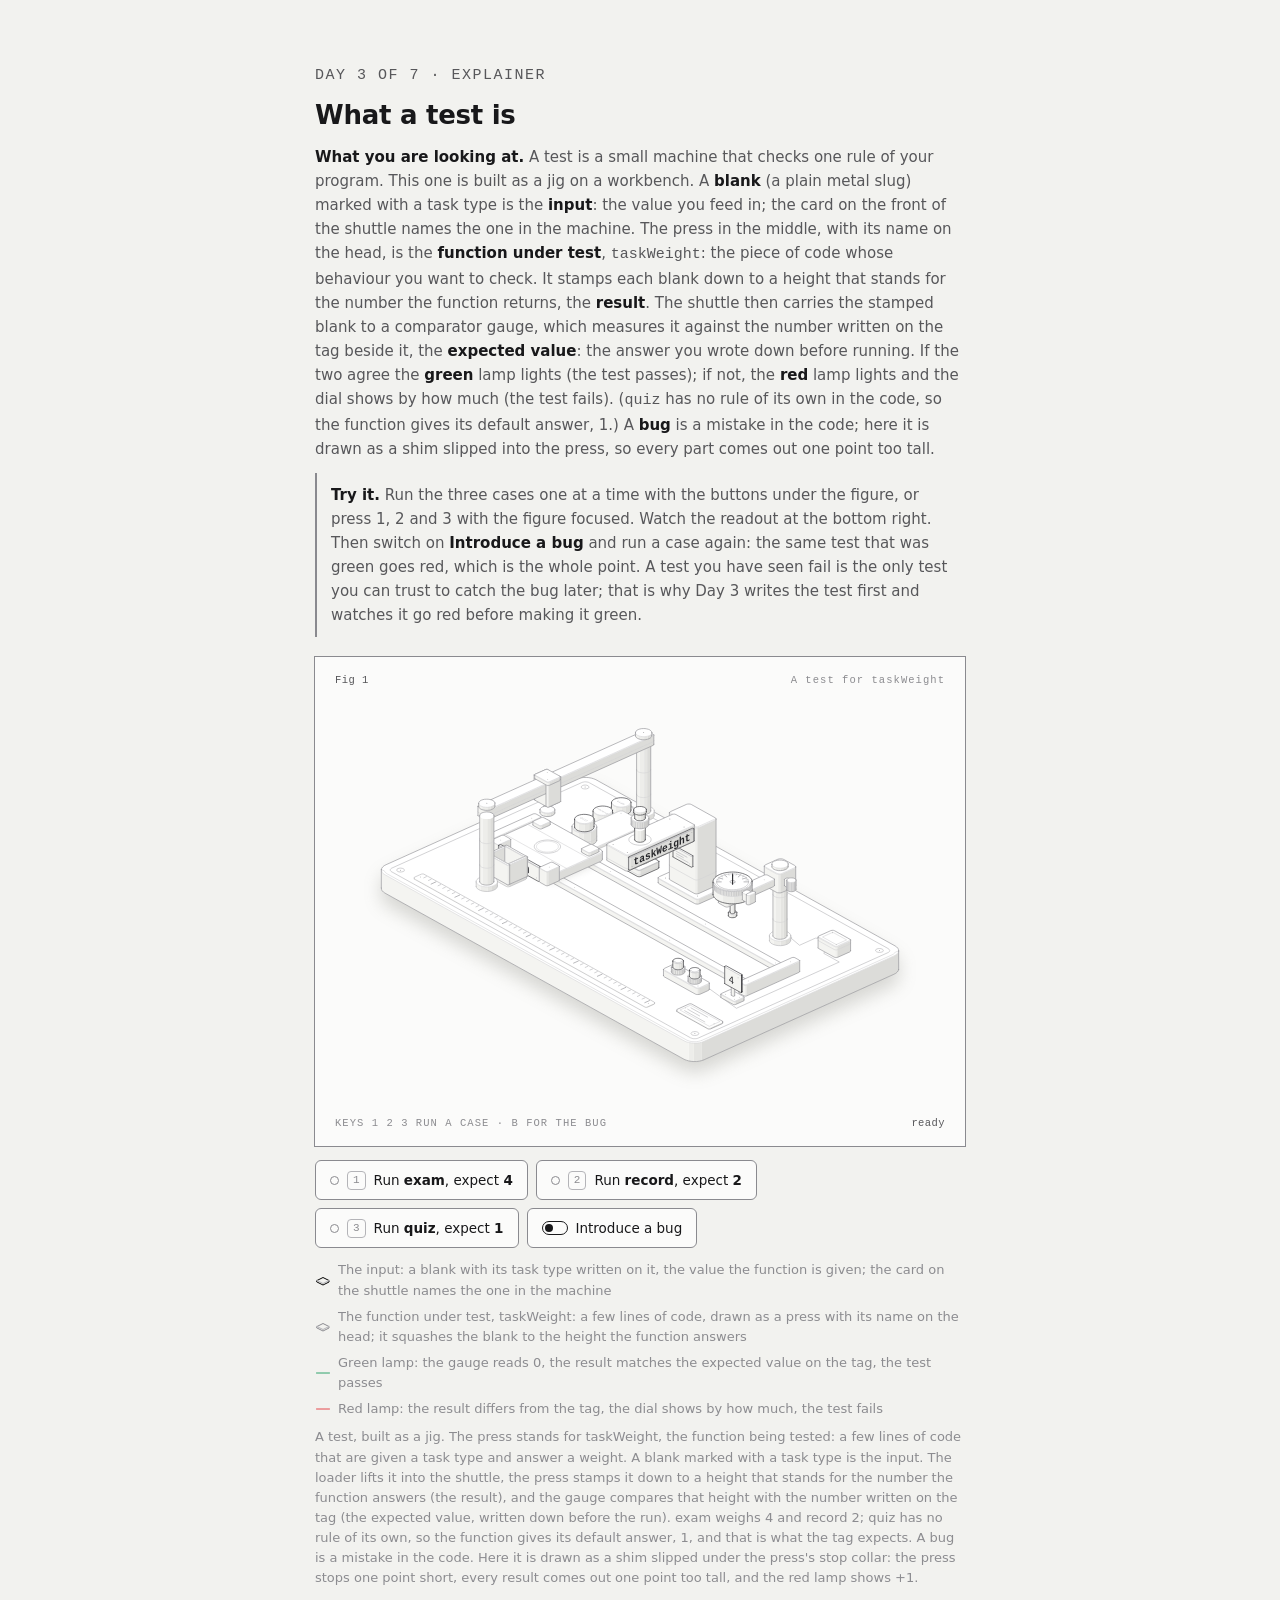
<file: explainers/what-a-test-is.html>
<!doctype html><html lang="en"><head><meta charset="utf-8"><meta name="viewport" content="width=device-width, initial-scale=1"><title>What a test is</title><style>
.iso{
  --anatomy-page:#0b0b0b;--anatomy-card:#131313;--anatomy-text:#a3a3a3;--anatomy-strong:#e6e6e6;--anatomy-muted:#6e6e6e;
  --anatomy-paper:#131313;--anatomy-face:#1b1b1b;--anatomy-top:#1c1c1c;
  --anatomy-shade-0:#0f0f0f;--anatomy-shade-1:#121212;--anatomy-shade-2:#151515;--anatomy-shade-3:#181818;
  --anatomy-lit-top:#262626;--anatomy-lit-shade:#1d1d1d;
  --anatomy-hi:#d4d4d4;--anatomy-mid:#6a6a6a;--anatomy-lo:#3e3e3e;--anatomy-faint:#2a2a2a;--anatomy-lit:#ffffff;
  --anatomy-halo:#050505;--anatomy-halo-opacity:.9;--anatomy-dot:#e6e6e6;
  --anatomy-red:#ff6b6b;--anatomy-green:#6be0a0;--anatomy-blue:#6b9bff;
  --anatomy-weight:.6px;--anatomy-ease:cubic-bezier(.32,.72,0,1);
  --anatomy-mono:ui-monospace,"SF Mono",Menlo,Consolas,monospace;
  --anatomy-lift:inset 0 1px 0 0 #ffffff0a,inset 0 0 0 1px #ffffff06,0 0 0 1px #00000026,0 1px 1px -.5px #00000014,0 3px 3px -1.5px #00000014,0 6px 6px -3px #00000014,0 12px 12px -6px #00000014;
}
.iso[data-theme="light"]{
  --anatomy-page:#f2f2ef;--anatomy-card:#fbfbfa;--anatomy-text:#57575a;--anatomy-strong:#18181a;--anatomy-muted:#8c8c90;
  --anatomy-paper:#fbfbfa;--anatomy-face:#ffffff;--anatomy-top:#ffffff;
  --anatomy-shade-0:#dcdcd9;--anatomy-shade-1:#e5e5e2;--anatomy-shade-2:#ededea;--anatomy-shade-3:#f4f4f1;
  --anatomy-lit-top:#ffffff;--anatomy-lit-shade:#eeeeeb;
  --anatomy-hi:#26262a;--anatomy-mid:#8a8a8f;--anatomy-lo:#b4b4b8;--anatomy-faint:#d4d4d6;--anatomy-lit:#000000;
  --anatomy-halo:#8a8a80;--anatomy-halo-opacity:.32;--anatomy-dot:#3a3a3e;
  --anatomy-red:#e5484d;--anatomy-green:#30a46c;--anatomy-blue:#3e63dd;
  --anatomy-lift:inset 0 1px 0 0 #ffffff,0 0 0 1px #0000000f,0 1px 1px -.5px #0000000a,0 3px 3px -1.5px #0000000a,0 6px 6px -3px #0000000a,0 12px 12px -6px #0000000a;
}
.iso-svg{display:block;width:100%;height:auto;overflow:visible}
.iso-svg path,.iso-svg circle{vector-effect:non-scaling-stroke}
.iso-fill{fill:var(--anatomy-paper);stroke:none}
.iso-solid[data-lit]>.iso-fill{fill:var(--anatomy-face)}
.iso-shade,.iso-top{stroke:none}
.iso-shade[data-shade="0"]{fill:var(--anatomy-shade-0)}
.iso-shade[data-shade="1"]{fill:var(--anatomy-shade-1)}
.iso-shade[data-shade="2"]{fill:var(--anatomy-shade-2)}
.iso-shade[data-shade="3"]{fill:var(--anatomy-shade-3)}
.iso-top{fill:var(--anatomy-top)}
.iso-solid[data-lit]>.iso-top{fill:var(--anatomy-lit-top)}
.iso-solid[data-lit]>.iso-shade{fill:var(--anatomy-lit-shade)}
.iso-solid[data-seamless]>.iso-shade,.iso-solid[data-seamless]>.iso-top{stroke-width:.4;stroke-linejoin:round}
.iso-solid[data-seamless]>.iso-shade[data-shade="0"]{stroke:var(--anatomy-shade-0)}
.iso-solid[data-seamless]>.iso-shade[data-shade="1"]{stroke:var(--anatomy-shade-1)}
.iso-solid[data-seamless]>.iso-shade[data-shade="2"]{stroke:var(--anatomy-shade-2)}
.iso-solid[data-seamless]>.iso-shade[data-shade="3"]{stroke:var(--anatomy-shade-3)}
.iso-solid[data-seamless]>.iso-top{stroke:var(--anatomy-top)}
.iso-solid[data-seamless][data-lit]>.iso-top{stroke:var(--anatomy-lit-top)}
.iso-solid[data-seamless][data-lit]>.iso-shade{stroke:var(--anatomy-lit-shade)}
.iso-solid[data-lit]>.iso-edge{stroke:var(--anatomy-lit)}
.iso-halo{fill:var(--anatomy-halo);stroke:none;filter:blur(9px);opacity:var(--anatomy-halo-opacity);transform:translateY(3px)}
.iso-line{fill:none;stroke:var(--anatomy-lo);stroke-width:var(--anatomy-weight);stroke-linecap:round;stroke-linejoin:round}
.iso-line[data-tone="hi"]{stroke:var(--anatomy-hi)}
.iso-line[data-tone="mid"]{stroke:var(--anatomy-mid)}
.iso-line[data-tone="lo"]{stroke:var(--anatomy-lo)}
.iso-line[data-tone="faint"]{stroke:var(--anatomy-faint)}
.iso-line[data-tone="lit"]{stroke:var(--anatomy-lit)}
.iso-line[data-tone="red"]{stroke:var(--anatomy-red)}
.iso-line[data-tone="green"]{stroke:var(--anatomy-green)}
.iso-line[data-tone="blue"]{stroke:var(--anatomy-blue)}
.iso-line[data-dotted]{stroke-dasharray:.01 3.5;stroke-width:1}
.iso-line[data-dashed]{stroke-dasharray:3 3}
.iso-line[data-flow]{stroke-dasharray:2 6}
.iso-wire-end{fill:var(--anatomy-paper);stroke:var(--anatomy-lo);stroke-width:var(--anatomy-weight)}
.iso-wire[data-tone="hi"] .iso-wire-end{stroke:var(--anatomy-hi)}
.iso-wire[data-tone="mid"] .iso-wire-end{stroke:var(--anatomy-mid)}
.iso-wire[data-tone="faint"] .iso-wire-end{stroke:var(--anatomy-faint)}
.iso-wire[data-tone="lit"] .iso-wire-end{stroke:var(--anatomy-lit)}
.iso-dots circle{fill:var(--anatomy-dot);stroke:none;opacity:.32}
.iso-dots[data-tone="hi"] circle{opacity:.85}
.iso-dots[data-tone="mid"] circle{opacity:.45}
.iso-dots[data-tone="lo"] circle{opacity:.22}
.iso-dots[data-tone="faint"] circle{opacity:.12}
.iso-face-text{fill:var(--anatomy-mid);font-family:var(--anatomy-mono);letter-spacing:.04em}
.iso-face-text[data-tone="hi"]{fill:var(--anatomy-hi)}
.iso-face-text[data-tone="lo"]{fill:var(--anatomy-lo)}
.iso-face-text[data-tone="faint"]{fill:var(--anatomy-faint)}
.tb-body{fill:var(--anatomy-shade-2);stroke:none}
.tb-shine{fill:var(--anatomy-top);stroke:none}
.tb-shade{fill:var(--anatomy-shade-0);stroke:none}
.tb-ring{fill:none;stroke:var(--anatomy-lo);stroke-width:.45;stroke-linecap:butt;stroke-linejoin:round}
.tb-ring[data-tone="mid"]{stroke:var(--anatomy-mid)}
.tb-ring[data-tone="faint"]{stroke:var(--anatomy-faint)}
.tb-ring[data-tone="hi"]{stroke:var(--anatomy-hi)}
@keyframes iso-flow{to{stroke-dashoffset:-32}}
@keyframes iso-pulse{0%,100%{opacity:.18}12%{opacity:1}40%{opacity:.18}}
.iso-line[data-flow]{animation:iso-flow 1600ms linear infinite}
.iso-dots circle[data-pulse]{animation:iso-pulse 1600ms steps(1,end) infinite;animation-delay:var(--pulse-at,0ms)}
.iso-figure{margin:32px 0 36px}
.iso-plate{position:relative;padding:52px 24px;border-radius:0;background:var(--anatomy-card);box-shadow:0 0 0 1px var(--anatomy-mid);--anatomy-paper:var(--anatomy-card)}
.iso-plate-corners{position:absolute;inset:18px 20px;pointer-events:none}
.iso-plate-corner{position:absolute;color:var(--anatomy-muted);font-family:var(--anatomy-mono);font-size:10.5px;line-height:1;letter-spacing:.04em;white-space:nowrap}
.iso-plate-corner[data-corner="fig"]{top:0;left:0;color:var(--anatomy-text)}
.iso-plate-corner[data-corner="title"]{top:0;right:0;text-transform:uppercase;letter-spacing:.1em}
.iso-plate-corner[data-corner="hint"]{bottom:0;left:0;text-transform:uppercase;letter-spacing:.1em}
.iso-plate-corner[data-corner="readout"]{right:0;bottom:0;color:var(--anatomy-text);font-variant-numeric:tabular-nums}
.iso-plate .iso-svg{margin:0 auto}
.iso-legend{display:grid;gap:8px;margin-top:12px;color:var(--anatomy-muted);font-size:13px;line-height:1.55}
.iso-keys{display:flex;flex-wrap:wrap;gap:6px 18px}
.iso-key{display:inline-flex;align-items:center;gap:7px}
.iso-swatch{width:16px;height:10px;flex:none;overflow:visible}
.iso-swatch path{fill:none;stroke:var(--anatomy-hi);stroke-width:1;vector-effect:non-scaling-stroke;stroke-linejoin:round;stroke-linecap:round}
.iso-swatch[data-mark="raised"] path,.iso-swatch[data-mark="flat"] path{stroke:var(--anatomy-mid)}
.iso-swatch[data-mark="lit"] path{stroke:var(--anatomy-lit)}
.iso-swatch[data-mark="dim"] path{stroke:var(--anatomy-lo)}
.iso-swatch[data-mark="dotted"] path{stroke-dasharray:.01 3;stroke-width:1.4}
.iso-swatch[data-mark="dashed"] path{stroke-dasharray:3 2.5}
.iso-swatch[data-mark="red"] path{stroke:var(--anatomy-red)}
.iso-swatch[data-mark="green"] path{stroke:var(--anatomy-green)}
.iso-swatch[data-mark="blue"] path{stroke:var(--anatomy-blue)}
.iso-swatch-crease{stroke:var(--anatomy-lo)!important}
@media (max-width:560px){.iso-plate{padding:48px 12px 70px}.iso-plate-corner[data-corner="hint"]{bottom:18px}}
@media (prefers-reduced-motion:reduce){.iso-line[data-flow],.iso-dots circle[data-pulse]{animation:none}}

*{box-sizing:border-box}
html{color-scheme:dark}
body[data-theme="light"]{color-scheme:light}
body{margin:0;background:var(--anatomy-page);color:var(--anatomy-text);font:14px/1.6 ui-sans-serif,system-ui,-apple-system,"Segoe UI",sans-serif;-webkit-font-smoothing:antialiased}
.iso-page{width:min(650px,100% - 32px);margin:64px auto 96px}
</style></head><body class="iso" data-theme="light"><main class="iso-page"><script>try{if(matchMedia("(prefers-color-scheme: dark)").matches)document.body.dataset.theme="dark"}catch(e){}</script><style>
.wt-page{max-width:650px}
.wt-head{margin:0 0 8px}
.wt-kicker{margin:0 0 6px;color:var(--anatomy-muted);font-family:var(--anatomy-mono);font-size:11px;letter-spacing:.1em;text-transform:uppercase}
.wt-head h1{margin:0 0 14px;color:var(--anatomy-strong);font-size:26px;line-height:1.2;font-weight:600;letter-spacing:-.01em}
.wt-head p{margin:0 0 12px;color:var(--anatomy-text);font-size:15px;line-height:1.6}
.wt-head p strong,.wt-head p b{color:var(--anatomy-strong);font-weight:600}
.wt-try{padding:10px 14px;border-left:2px solid var(--anatomy-mid)}
.wt-controls{display:flex;flex-wrap:wrap;gap:8px;margin:14px 0 4px}
.wt-btn{appearance:none;display:inline-flex;align-items:center;gap:8px;min-height:40px;padding:8px 14px;border:1px solid var(--anatomy-mid);border-radius:6px;background:var(--anatomy-card);color:var(--anatomy-strong);font:inherit;font-size:13.5px;line-height:1.2;cursor:pointer;touch-action:manipulation;transition:border-color .2s,background-color .2s}
.wt-btn:hover{border-color:var(--anatomy-hi)}
.wt-btn:focus-visible{outline:2px solid var(--anatomy-strong);outline-offset:3px}
.wt-btn[data-state="queued"]{border-style:dashed}
.wt-btn[data-state="running"]{border-color:var(--anatomy-strong)}
.wt-btn .wt-key{font-family:var(--anatomy-mono);font-size:11px;padding:2px 5px;border:1px solid var(--anatomy-lo);border-radius:4px;color:var(--anatomy-muted)}
.wt-btn .wt-dot{width:9px;height:9px;border-radius:50%;border:1px solid var(--anatomy-mid);background:transparent;flex:none;transition:background-color .25s,border-color .25s}
.wt-btn[data-result="green"] .wt-dot{background:var(--anatomy-green);border-color:var(--anatomy-green)}
.wt-btn[data-result="red"] .wt-dot{background:var(--anatomy-red);border-color:var(--anatomy-red)}
.wt-bug[aria-pressed="true"]{background:var(--anatomy-strong);color:var(--anatomy-card);border-color:var(--anatomy-strong)}
.wt-bug .wt-switch{width:26px;height:14px;border-radius:7px;border:1px solid currentColor;position:relative;flex:none}
.wt-bug .wt-switch::after{content:"";position:absolute;top:2px;left:2px;width:8px;height:8px;border-radius:50%;background:currentColor;transition:left .2s}
.wt-bug[aria-pressed="true"] .wt-switch::after{left:14px}
.wt-sr{position:absolute;width:1px;height:1px;margin:-1px;padding:0;overflow:hidden;clip:rect(0 0 0 0);white-space:nowrap;border:0}
.iso-stage{outline:none;touch-action:pan-y}
.iso-stage:focus-visible{outline:1px solid var(--anatomy-muted);outline-offset:6px}
.iso-figure{margin:20px 0 28px}
.wt-glow{opacity:0;pointer-events:none;mix-blend-mode:var(--wt-blend,screen)}
.wt-stop[data-stop="0"][data-kind="green"]{stop-color:var(--wt-green-0)}
.wt-stop[data-stop="1"][data-kind="green"]{stop-color:var(--wt-green-1)}
.wt-stop[data-stop="2"][data-kind="green"]{stop-color:var(--wt-green-2)}
.wt-stop[data-stop="0"][data-kind="red"]{stop-color:var(--wt-red-0)}
.wt-stop[data-stop="1"][data-kind="red"]{stop-color:var(--wt-red-1)}
.wt-stop[data-stop="2"][data-kind="red"]{stop-color:var(--wt-red-2)}
.iso{--wt-green-0:#8af0b8;--wt-green-1:#4fd48c66;--wt-green-2:#2fb87000;--wt-red-0:#ff9a9a;--wt-red-1:#ff6b6b66;--wt-red-2:#ff4d4d00;
  --wt-on-green-top:#8fe9b4;--wt-on-green-face:#6fd99c;--wt-on-green-s0:#3f9f69;--wt-on-green-s1:#4bb075;--wt-on-green-s2:#58c283;--wt-on-green-s3:#68d292;
  --wt-on-red-top:#ffb3b3;--wt-on-red-face:#ff8a8a;--wt-on-red-s0:#b84444;--wt-on-red-s1:#cc5050;--wt-on-red-s2:#e05d5d;--wt-on-red-s3:#f27070}
.iso[data-theme="light"]{--wt-blend:multiply;--wt-green-0:#9ee6bd;--wt-green-1:#5fc98e55;--wt-green-2:#30a46c00;--wt-red-0:#ffb1b1;--wt-red-1:#f0808055;--wt-red-2:#e5484d00;
  --wt-on-green-top:#a9ecc6;--wt-on-green-face:#8ddfae;--wt-on-green-s0:#49b57b;--wt-on-green-s1:#5cc38b;--wt-on-green-s2:#6fcf9b;--wt-on-green-s3:#80d9a9;
  --wt-on-red-top:#ffc3c3;--wt-on-red-face:#ffa3a3;--wt-on-red-s0:#d25757;--wt-on-red-s1:#e06666;--wt-on-red-s2:#ea7676;--wt-on-red-s3:#f28787}
.wt-lamp .wt-dome path{transition:fill .25s}
.wt-lamp[data-kind="green"][data-on] .wt-dome>.iso-top{fill:var(--wt-on-green-top)}
.wt-lamp[data-kind="green"][data-on] .wt-dome>.iso-fill{fill:var(--wt-on-green-face)}
.wt-lamp[data-kind="green"][data-on] .wt-dome>.iso-shade[data-shade="0"]{fill:var(--wt-on-green-s0)}
.wt-lamp[data-kind="green"][data-on] .wt-dome>.iso-shade[data-shade="1"]{fill:var(--wt-on-green-s1)}
.wt-lamp[data-kind="green"][data-on] .wt-dome>.iso-shade[data-shade="2"]{fill:var(--wt-on-green-s2)}
.wt-lamp[data-kind="green"][data-on] .wt-dome>.iso-shade[data-shade="3"]{fill:var(--wt-on-green-s3)}
.wt-lamp[data-kind="red"][data-on] .wt-dome>.iso-top{fill:var(--wt-on-red-top)}
.wt-lamp[data-kind="red"][data-on] .wt-dome>.iso-fill{fill:var(--wt-on-red-face)}
.wt-lamp[data-kind="red"][data-on] .wt-dome>.iso-shade[data-shade="0"]{fill:var(--wt-on-red-s0)}
.wt-lamp[data-kind="red"][data-on] .wt-dome>.iso-shade[data-shade="1"]{fill:var(--wt-on-red-s1)}
.wt-lamp[data-kind="red"][data-on] .wt-dome>.iso-shade[data-shade="2"]{fill:var(--wt-on-red-s2)}
.wt-lamp[data-kind="red"][data-on] .wt-dome>.iso-shade[data-shade="3"]{fill:var(--wt-on-red-s3)}
.wt-name text,.wt-card text{letter-spacing:0;font-weight:600}
.iso-plate-corner[data-corner="title"]{text-transform:none}
.wt-hint-touch{display:none}
@media (hover:none) and (pointer:coarse){.wt-hint-keys{display:none}.wt-hint-touch{display:inline}}
.wt-blank{cursor:pointer}
.wt-blank[data-hot] .iso-edge{stroke:var(--anatomy-lit)}
@media (prefers-reduced-motion:reduce){.wt-btn,.wt-btn .wt-dot,.wt-bug .wt-switch::after,.wt-lamp .wt-dome path{transition:none}}
@media (max-width:560px){.iso-plate{overflow:hidden}.iso-plate .iso-svg{width:124%;max-width:none;margin-left:-12%}}
@media (max-width:420px){.wt-head h1{font-size:22px}.wt-btn{padding:8px 10px;font-size:13px}}
</style>
<header class="wt-head">
  <p class="wt-kicker">Day 3 of 7 · explainer</p>
  <h1>What a test is</h1>
  <p><b>What you are looking at.</b> A test is a small machine that checks one rule of your program. This one is built as a jig on a workbench. A <b>blank</b> (a plain metal slug) marked with a task type is the <b>input</b>: the value you feed in; the card on the front of the shuttle names the one in the machine. The press in the middle, with its name on the head, is the <b>function under test</b>, <code>taskWeight</code>: the piece of code whose behaviour you want to check. It stamps each blank down to a height that stands for the number the function returns, the <b>result</b>. The shuttle then carries the stamped blank to a comparator gauge, which measures it against the number written on the tag beside it, the <b>expected value</b>: the answer you wrote down before running. If the two agree the <b>green</b> lamp lights (the test passes); if not, the <b>red</b> lamp lights and the dial shows by how much (the test fails). (<code>quiz</code> has no rule of its own in the code, so the function gives its default answer, 1.) A <b>bug</b> is a mistake in the code; here it is drawn as a shim slipped into the press, so every part comes out one point too tall.</p>
  <p class="wt-try"><b>Try it.</b> Run the three cases one at a time with the buttons under the figure, or press 1, 2 and 3 with the figure focused. Watch the readout at the bottom right. Then switch on <b>Introduce a bug</b> and run a case again: the same test that was green goes red, which is the whole point. A test you have seen fail is the only test you can trust to catch the bug later; that is why Day 3 writes the test first and watches it go red before making it green.</p>
</header><figure class="iso-figure"><div class="iso-plate"><div class="iso-plate-corners" aria-hidden="true"><span class="iso-plate-corner" data-corner="fig">Fig 1</span><span class="iso-plate-corner" data-corner="title">A test for taskWeight</span><span class="iso-plate-corner" data-corner="hint"><span class="wt-hint-keys">Keys 1 2 3 run a case · B for the bug</span><span class="wt-hint-touch">Tap a button below to run a case or add the bug</span></span><span class="iso-plate-corner" data-corner="readout" data-readout>ready</span></div><div class="iso-stage" tabindex="0" role="group" aria-label="Test jig. Press 1, 2 or 3 to run a case, B to put the bug in or take it out, Space to run the last case again."><svg xmlns="http://www.w3.org/2000/svg" class="iso-svg" viewBox="0 0 600 384" role="img" aria-label="A test for the function taskWeight, built as a jig on a bench plate: three magazines of blanks marked exam, record and quiz at the left, a loader gantry over them, a shuttle on two rails with a card on its front naming the input it carries, a stamping press with taskWeight written on its head in the middle, and a dial gauge, a tag with the expected number and two lamps at the right. A blank is loaded into the shuttle, pressed to a height that stands for the number the function returns, then measured against the tag; the green lamp lights when they agree, the red lamp and the dial show the difference when they do not."><defs><radialGradient id="wt-glow-green"><stop offset="0" class="wt-stop" data-stop="0" data-kind="green"/><stop offset=".4" class="wt-stop" data-stop="1" data-kind="green"/><stop offset="1" class="wt-stop" data-stop="2" data-kind="green"/></radialGradient><radialGradient id="wt-glow-red"><stop offset="0" class="wt-stop" data-stop="0" data-kind="red"/><stop offset=".4" class="wt-stop" data-stop="1" data-kind="red"/><stop offset="1" class="wt-stop" data-stop="2" data-kind="red"/></radialGradient></defs><path class="iso-halo" d="M42.2 167.7L42.6 166.4L43.6 165.1L45 163.9L46.9 162.8L236.1 77.7L238.3 76.8L240.8 76.3L243.5 75.9L246.3 75.9L249 76.1L251.6 76.5L254 77.3L256.1 78.2L554.2 243.7L555.8 244.9L557 246.1L557.6 247.5L557.8 248.8L557.8 267.2L557.4 268.6L556.4 269.9L555 271.1L553.1 272.1L363.9 357.3L361.7 358.1L359.2 358.7L356.5 359L353.7 359.1L351 358.9L348.4 358.4L346 357.7L343.9 356.7L45.8 191.2L44.2 190.1L43 188.8L42.4 187.5L42.2 186.1Z"/><g class="iso-solid"><path class="iso-fill" d="M231.4 116.7L231.5 115.3L232.3 114L233.6 112.8L235.4 111.7L237.7 110.9L240.2 110.4L243 110.1L245.7 110.2L248.4 110.6L250.8 111.3L252.9 112.2L254.5 113.3L255.6 114.6L256.1 116L256.1 118.4L255.9 119.8L255.2 121.1L253.8 122.3L252 123.4L249.7 124.2L247.2 124.7L244.4 125L241.7 124.9L239 124.5L236.6 123.8L234.5 122.9L232.9 121.8L231.8 120.5L231.4 119.1Z"/><path class="iso-shade" data-shade="0" d="M252 123.4L249.7 124.2L249.7 121.7L252 120.9ZM256.1 118.4L255.9 119.8L255.9 117.3L256.1 116ZM255.9 119.8L255.2 121.1L255.2 118.7L255.9 117.3ZM255.2 121.1L253.8 122.3L253.8 119.9L255.2 118.7ZM253.8 122.3L252 123.4L252 120.9L253.8 119.9Z"/><path class="iso-shade" data-shade="1" d="M249.7 124.2L247.2 124.7L247.2 122.3L249.7 121.7ZM247.2 124.7L244.4 125L244.4 122.5L247.2 122.3Z"/><path class="iso-shade" data-shade="2" d="M244.4 125L241.7 124.9L241.7 122.4L244.4 122.5ZM241.7 124.9L239 124.5L239 122.1L241.7 122.4ZM239 124.5L236.6 123.8L236.6 121.4L239 122.1Z"/><path class="iso-shade" data-shade="3" d="M236.6 123.8L234.5 122.9L234.5 120.5L236.6 121.4ZM234.5 122.9L232.9 121.8L232.9 119.3L234.5 120.5ZM232.9 121.8L231.8 120.5L231.8 118.1L232.9 119.3ZM231.8 120.5L231.4 119.1L231.4 116.7L231.8 118.1Z"/><path class="iso-top" d="M252 120.9L249.7 121.7L247.2 122.3L244.4 122.5L241.7 122.4L239 122.1L236.6 121.4L234.5 120.5L232.9 119.3L231.8 118.1L231.4 116.7L231.5 115.3L232.3 114L233.6 112.8L235.4 111.7L237.7 110.9L240.2 110.4L243 110.1L245.7 110.2L248.4 110.6L250.8 111.3L252.9 112.2L254.5 113.3L255.6 114.6L256.1 116L255.9 117.3L255.2 118.7L253.8 119.9Z"/><path class="iso-line iso-crease" data-tone="faint" d="M256.1 116L255.9 117.3L255.2 118.7L253.8 119.9L252 120.9L249.7 121.7L247.2 122.3L244.4 122.5L241.7 122.4L239 122.1L236.6 121.4L234.5 120.5L232.9 119.3L231.8 118.1L231.4 116.7"/><path class="iso-line iso-edge" data-tone="lo" d="M231.4 116.7L231.5 115.3L232.3 114L233.6 112.8L235.4 111.7L237.7 110.9L240.2 110.4L243 110.1L245.7 110.2L248.4 110.6L250.8 111.3L252.9 112.2L254.5 113.3L255.6 114.6L256.1 116M256.1 118.4L255.9 119.8L255.2 121.1L253.8 122.3L252 123.4L249.7 124.2L247.2 124.7L244.4 125L241.7 124.9L239 124.5L236.6 123.8L234.5 122.9L232.9 121.8L231.8 120.5L231.4 119.1M231.4 116.7L231.4 119.1M256.1 116L256.1 118.4"/></g><g class="iso-solid"><path class="iso-fill" d="M234.2 111.4L234.3 110.3L234.9 109.3L235.9 108.4L237.3 107.6L239.1 106.9L241 106.5L243.1 106.4L245.3 106.4L247.3 106.7L249.2 107.2L250.8 107.9L252 108.8L252.9 109.8L253.2 110.8L253.2 116L253.1 117.1L252.5 118.1L251.5 119.1L250.1 119.9L248.4 120.5L246.4 120.9L244.3 121.1L242.1 121L240.1 120.7L238.2 120.2L236.6 119.5L235.4 118.6L234.5 117.7L234.2 116.6Z"/><path class="iso-shade" data-shade="0" d="M250.1 119.9L248.4 120.5L248.4 115.3L250.1 114.7ZM253.2 116L253.1 117.1L253.1 111.9L253.2 110.8ZM253.1 117.1L252.5 118.1L252.5 112.9L253.1 111.9ZM252.5 118.1L251.5 119.1L251.5 113.9L252.5 112.9ZM251.5 119.1L250.1 119.9L250.1 114.7L251.5 113.9Z"/><path class="iso-shade" data-shade="1" d="M248.4 120.5L246.4 120.9L246.4 115.7L248.4 115.3ZM246.4 120.9L244.3 121.1L244.3 115.9L246.4 115.7Z"/><path class="iso-shade" data-shade="2" d="M244.3 121.1L242.1 121L242.1 115.8L244.3 115.9ZM242.1 121L240.1 120.7L240.1 115.5L242.1 115.8ZM240.1 120.7L238.2 120.2L238.2 115L240.1 115.5Z"/><path class="iso-shade" data-shade="3" d="M238.2 120.2L236.6 119.5L236.6 114.3L238.2 115ZM236.6 119.5L235.4 118.6L235.4 113.4L236.6 114.3ZM235.4 118.6L234.5 117.7L234.5 112.5L235.4 113.4ZM234.5 117.7L234.2 116.6L234.2 111.4L234.5 112.5Z"/><path class="iso-top" d="M250.1 114.7L248.4 115.3L246.4 115.7L244.3 115.9L242.1 115.8L240.1 115.5L238.2 115L236.6 114.3L235.4 113.4L234.5 112.5L234.2 111.4L234.3 110.3L234.9 109.3L235.9 108.4L237.3 107.6L239.1 106.9L241 106.5L243.1 106.4L245.3 106.4L247.3 106.7L249.2 107.2L250.8 107.9L252 108.8L252.9 109.8L253.2 110.8L253.1 111.9L252.5 112.9L251.5 113.9Z"/><path class="iso-line iso-crease" data-tone="faint" d="M253.2 110.8L253.1 111.9L252.5 112.9L251.5 113.9L250.1 114.7L248.4 115.3L246.4 115.7L244.3 115.9L242.1 115.8L240.1 115.5L238.2 115L236.6 114.3L235.4 113.4L234.5 112.5L234.2 111.4"/><path class="iso-line iso-edge" data-tone="mid" d="M234.2 111.4L234.3 110.3L234.9 109.3L235.9 108.4L237.3 107.6L239.1 106.9L241 106.5L243.1 106.4L245.3 106.4L247.3 106.7L249.2 107.2L250.8 107.9L252 108.8L252.9 109.8L253.2 110.8M253.2 116L253.1 117.1L252.5 118.1L251.5 119.1L250.1 119.9L248.4 120.5L246.4 120.9L244.3 121.1L242.1 121L240.1 120.7L238.2 120.2L236.6 119.5L235.4 118.6L234.5 117.7L234.2 116.6M234.2 111.4L234.2 116.6M253.2 110.8L253.2 116"/></g><g class="iso-solid"><path class="iso-fill" d="M79 185.3L79.1 183.9L79.9 182.6L81.2 181.4L83 180.3L85.3 179.5L87.8 179L90.6 178.8L93.3 178.8L96 179.2L98.4 179.9L100.5 180.8L102.1 181.9L103.2 183.2L103.7 184.6L103.7 187L103.5 188.4L102.8 189.7L101.4 190.9L99.6 192L97.3 192.8L94.8 193.3L92 193.6L89.3 193.5L86.6 193.1L84.2 192.4L82.1 191.5L80.5 190.4L79.4 189.1L79 187.8Z"/><path class="iso-shade" data-shade="0" d="M99.6 192L97.3 192.8L97.3 190.3L99.6 189.5ZM103.7 187L103.5 188.4L103.5 186L103.7 184.6ZM103.5 188.4L102.8 189.7L102.8 187.3L103.5 186ZM102.8 189.7L101.4 190.9L101.4 188.5L102.8 187.3ZM101.4 190.9L99.6 192L99.6 189.5L101.4 188.5Z"/><path class="iso-shade" data-shade="1" d="M97.3 192.8L94.8 193.3L94.8 190.9L97.3 190.3ZM94.8 193.3L92 193.6L92 191.1L94.8 190.9Z"/><path class="iso-shade" data-shade="2" d="M92 193.6L89.3 193.5L89.3 191L92 191.1ZM89.3 193.5L86.6 193.1L86.6 190.7L89.3 191ZM86.6 193.1L84.2 192.4L84.2 190L86.6 190.7Z"/><path class="iso-shade" data-shade="3" d="M84.2 192.4L82.1 191.5L82.1 189.1L84.2 190ZM82.1 191.5L80.5 190.4L80.5 188L82.1 189.1ZM80.5 190.4L79.4 189.1L79.4 186.7L80.5 188ZM79.4 189.1L79 187.8L79 185.3L79.4 186.7Z"/><path class="iso-top" d="M99.6 189.5L97.3 190.3L94.8 190.9L92 191.1L89.3 191L86.6 190.7L84.2 190L82.1 189.1L80.5 188L79.4 186.7L79 185.3L79.1 183.9L79.9 182.6L81.2 181.4L83 180.3L85.3 179.5L87.8 179L90.6 178.8L93.3 178.8L96 179.2L98.4 179.9L100.5 180.8L102.1 181.9L103.2 183.2L103.7 184.6L103.5 186L102.8 187.3L101.4 188.5Z"/><path class="iso-line iso-crease" data-tone="faint" d="M103.7 184.6L103.5 186L102.8 187.3L101.4 188.5L99.6 189.5L97.3 190.3L94.8 190.9L92 191.1L89.3 191L86.6 190.7L84.2 190L82.1 189.1L80.5 188L79.4 186.7L79 185.3"/><path class="iso-line iso-edge" data-tone="lo" d="M79 185.3L79.1 183.9L79.9 182.6L81.2 181.4L83 180.3L85.3 179.5L87.8 179L90.6 178.8L93.3 178.8L96 179.2L98.4 179.9L100.5 180.8L102.1 181.9L103.2 183.2L103.7 184.6M103.7 187L103.5 188.4L102.8 189.7L101.4 190.9L99.6 192L97.3 192.8L94.8 193.3L92 193.6L89.3 193.5L86.6 193.1L84.2 192.4L82.1 191.5L80.5 190.4L79.4 189.1L79 187.8M79 185.3L79 187.8M103.7 184.6L103.7 187"/></g><g class="iso-solid"><path class="iso-fill" d="M81.8 180L81.9 178.9L82.5 177.9L83.5 177L84.9 176.2L86.7 175.6L88.6 175.1L90.7 175L92.9 175L94.9 175.3L96.8 175.8L98.4 176.5L99.6 177.4L100.5 178.4L100.8 179.4L100.8 184.7L100.7 185.7L100.1 186.7L99.1 187.7L97.7 188.5L96 189.1L94 189.5L91.9 189.7L89.7 189.6L87.7 189.4L85.8 188.8L84.2 188.1L83 187.3L82.1 186.3L81.8 185.2Z"/><path class="iso-shade" data-shade="0" d="M97.7 188.5L96 189.1L96 183.9L97.7 183.3ZM100.8 184.7L100.7 185.7L100.7 180.5L100.8 179.4ZM100.7 185.7L100.1 186.7L100.1 181.5L100.7 180.5ZM100.1 186.7L99.1 187.7L99.1 182.5L100.1 181.5ZM99.1 187.7L97.7 188.5L97.7 183.3L99.1 182.5Z"/><path class="iso-shade" data-shade="1" d="M96 189.1L94 189.5L94 184.3L96 183.9ZM94 189.5L91.9 189.7L91.9 184.5L94 184.3Z"/><path class="iso-shade" data-shade="2" d="M91.9 189.7L89.7 189.6L89.7 184.4L91.9 184.5ZM89.7 189.6L87.7 189.4L87.7 184.1L89.7 184.4ZM87.7 189.4L85.8 188.8L85.8 183.6L87.7 184.1Z"/><path class="iso-shade" data-shade="3" d="M85.8 188.8L84.2 188.1L84.2 182.9L85.8 183.6ZM84.2 188.1L83 187.3L83 182.1L84.2 182.9ZM83 187.3L82.1 186.3L82.1 181.1L83 182.1ZM82.1 186.3L81.8 185.2L81.8 180L82.1 181.1Z"/><path class="iso-top" d="M97.7 183.3L96 183.9L94 184.3L91.9 184.5L89.7 184.4L87.7 184.1L85.8 183.6L84.2 182.9L83 182.1L82.1 181.1L81.8 180L81.9 178.9L82.5 177.9L83.5 177L84.9 176.2L86.7 175.6L88.6 175.1L90.7 175L92.9 175L94.9 175.3L96.8 175.8L98.4 176.5L99.6 177.4L100.5 178.4L100.8 179.4L100.7 180.5L100.1 181.5L99.1 182.5Z"/><path class="iso-line iso-crease" data-tone="faint" d="M100.8 179.4L100.7 180.5L100.1 181.5L99.1 182.5L97.7 183.3L96 183.9L94 184.3L91.9 184.5L89.7 184.4L87.7 184.1L85.8 183.6L84.2 182.9L83 182.1L82.1 181.1L81.8 180"/><path class="iso-line iso-edge" data-tone="mid" d="M81.8 180L81.9 178.9L82.5 177.9L83.5 177L84.9 176.2L86.7 175.6L88.6 175.1L90.7 175L92.9 175L94.9 175.3L96.8 175.8L98.4 176.5L99.6 177.4L100.5 178.4L100.8 179.4M100.8 184.7L100.7 185.7L100.1 186.7L99.1 187.7L97.7 188.5L96 189.1L94 189.5L91.9 189.7L89.7 189.6L87.7 189.4L85.8 188.8L84.2 188.1L83 187.3L82.1 186.3L81.8 185.2M81.8 180L81.8 185.2M100.8 179.4L100.8 184.7"/></g><g class="iso-solid"><path class="iso-fill" d="M496.3 263.8L496.5 262.5L497.2 261.1L498.6 259.9L500.4 258.9L502.7 258.1L505.2 257.5L508 257.3L510.7 257.4L513.4 257.7L515.8 258.4L517.9 259.3L519.5 260.5L520.6 261.7L521 263.1L521 265.6L520.9 266.9L520.1 268.3L518.8 269.5L517 270.5L514.7 271.3L512.2 271.9L509.4 272.1L506.7 272L504 271.6L501.6 271L499.5 270.1L497.9 268.9L496.8 267.7L496.3 266.3Z"/><path class="iso-shade" data-shade="0" d="M517 270.5L514.7 271.3L514.7 268.9L517 268.1ZM521 265.6L520.9 266.9L520.9 264.5L521 263.1ZM520.9 266.9L520.1 268.3L520.1 265.8L520.9 264.5ZM520.1 268.3L518.8 269.5L518.8 267L520.1 265.8ZM518.8 269.5L517 270.5L517 268.1L518.8 267Z"/><path class="iso-shade" data-shade="1" d="M514.7 271.3L512.2 271.9L512.2 269.4L514.7 268.9ZM512.2 271.9L509.4 272.1L509.4 269.6L512.2 269.4Z"/><path class="iso-shade" data-shade="2" d="M509.4 272.1L506.7 272L506.7 269.6L509.4 269.6ZM506.7 272L504 271.6L504 269.2L506.7 269.6ZM504 271.6L501.6 271L501.6 268.5L504 269.2Z"/><path class="iso-shade" data-shade="3" d="M501.6 271L499.5 270.1L499.5 267.6L501.6 268.5ZM499.5 270.1L497.9 268.9L497.9 266.5L499.5 267.6ZM497.9 268.9L496.8 267.7L496.8 265.2L497.9 266.5ZM496.8 267.7L496.3 266.3L496.3 263.8L496.8 265.2Z"/><path class="iso-top" d="M517 268.1L514.7 268.9L512.2 269.4L509.4 269.6L506.7 269.6L504 269.2L501.6 268.5L499.5 267.6L497.9 266.5L496.8 265.2L496.3 263.8L496.5 262.5L497.2 261.1L498.6 259.9L500.4 258.9L502.7 258.1L505.2 257.5L508 257.3L510.7 257.4L513.4 257.7L515.8 258.4L517.9 259.3L519.5 260.5L520.6 261.7L521 263.1L520.9 264.5L520.1 265.8L518.8 267Z"/><path class="iso-line iso-crease" data-tone="faint" d="M521 263.1L520.9 264.5L520.1 265.8L518.8 267L517 268.1L514.7 268.9L512.2 269.4L509.4 269.6L506.7 269.6L504 269.2L501.6 268.5L499.5 267.6L497.9 266.5L496.8 265.2L496.3 263.8"/><path class="iso-line iso-edge" data-tone="lo" d="M496.3 263.8L496.5 262.5L497.2 261.1L498.6 259.9L500.4 258.9L502.7 258.1L505.2 257.5L508 257.3L510.7 257.4L513.4 257.7L515.8 258.4L517.9 259.3L519.5 260.5L520.6 261.7L521 263.1M521 265.6L520.9 266.9L520.1 268.3L518.8 269.5L517 270.5L514.7 271.3L512.2 271.9L509.4 272.1L506.7 272L504 271.6L501.6 271L499.5 270.1L497.9 268.9L496.8 267.7L496.3 266.3M496.3 263.8L496.3 266.3M521 263.1L521 265.6"/></g><g class="iso-solid"><path class="iso-fill" d="M499.2 258.6L499.3 257.5L499.9 256.5L500.9 255.5L502.3 254.7L504 254.1L506 253.7L508.1 253.5L510.3 253.6L512.3 253.9L514.2 254.4L515.8 255.1L517 255.9L517.9 256.9L518.2 258L518.2 263.2L518.1 264.3L517.5 265.3L516.5 266.2L515.1 267L513.3 267.6L511.4 268.1L509.3 268.2L507.1 268.2L505.1 267.9L503.2 267.4L501.6 266.7L500.4 265.8L499.5 264.8L499.2 263.8Z"/><path class="iso-shade" data-shade="0" d="M515.1 267L513.3 267.6L513.3 262.4L515.1 261.8ZM518.2 263.2L518.1 264.3L518.1 259L518.2 258ZM518.1 264.3L517.5 265.3L517.5 260.1L518.1 259ZM517.5 265.3L516.5 266.2L516.5 261L517.5 260.1ZM516.5 266.2L515.1 267L515.1 261.8L516.5 261Z"/><path class="iso-shade" data-shade="1" d="M513.3 267.6L511.4 268.1L511.4 262.8L513.3 262.4ZM511.4 268.1L509.3 268.2L509.3 263L511.4 262.8Z"/><path class="iso-shade" data-shade="2" d="M509.3 268.2L507.1 268.2L507.1 263L509.3 263ZM507.1 268.2L505.1 267.9L505.1 262.7L507.1 263ZM505.1 267.9L503.2 267.4L503.2 262.2L505.1 262.7Z"/><path class="iso-shade" data-shade="3" d="M503.2 267.4L501.6 266.7L501.6 261.5L503.2 262.2ZM501.6 266.7L500.4 265.8L500.4 260.6L501.6 261.5ZM500.4 265.8L499.5 264.8L499.5 259.6L500.4 260.6ZM499.5 264.8L499.2 263.8L499.2 258.6L499.5 259.6Z"/><path class="iso-top" d="M515.1 261.8L513.3 262.4L511.4 262.8L509.3 263L507.1 263L505.1 262.7L503.2 262.2L501.6 261.5L500.4 260.6L499.5 259.6L499.2 258.6L499.3 257.5L499.9 256.5L500.9 255.5L502.3 254.7L504 254.1L506 253.7L508.1 253.5L510.3 253.6L512.3 253.9L514.2 254.4L515.8 255.1L517 255.9L517.9 256.9L518.2 258L518.1 259L517.5 260.1L516.5 261Z"/><path class="iso-line iso-crease" data-tone="faint" d="M518.2 258L518.1 259L517.5 260.1L516.5 261L515.1 261.8L513.3 262.4L511.4 262.8L509.3 263L507.1 263L505.1 262.7L503.2 262.2L501.6 261.5L500.4 260.6L499.5 259.6L499.2 258.6"/><path class="iso-line iso-edge" data-tone="mid" d="M499.2 258.6L499.3 257.5L499.9 256.5L500.9 255.5L502.3 254.7L504 254.1L506 253.7L508.1 253.5L510.3 253.6L512.3 253.9L514.2 254.4L515.8 255.1L517 255.9L517.9 256.9L518.2 258M518.2 263.2L518.1 264.3L517.5 265.3L516.5 266.2L515.1 267L513.3 267.6L511.4 268.1L509.3 268.2L507.1 268.2L505.1 267.9L503.2 267.4L501.6 266.7L500.4 265.8L499.5 264.8L499.2 263.8M499.2 258.6L499.2 263.8M518.2 258L518.2 263.2"/></g><g class="iso-solid"><path class="iso-fill" d="M343.9 332.5L344.1 331.1L344.8 329.7L346.2 328.5L348 327.5L350.3 326.7L352.8 326.1L355.6 325.9L358.3 326L361 326.4L363.4 327L365.5 327.9L367.1 329.1L368.2 330.4L368.6 331.7L368.6 334.2L368.5 335.5L367.7 336.9L366.4 338.1L364.6 339.1L362.3 339.9L359.8 340.5L357 340.7L354.3 340.6L351.6 340.3L349.2 339.6L347.1 338.7L345.5 337.5L344.4 336.3L343.9 334.9Z"/><path class="iso-shade" data-shade="0" d="M364.6 339.1L362.3 339.9L362.3 337.5L364.6 336.7ZM368.6 334.2L368.5 335.5L368.5 333.1L368.6 331.7ZM368.5 335.5L367.7 336.9L367.7 334.4L368.5 333.1ZM367.7 336.9L366.4 338.1L366.4 335.6L367.7 334.4ZM366.4 338.1L364.6 339.1L364.6 336.7L366.4 335.6Z"/><path class="iso-shade" data-shade="1" d="M362.3 339.9L359.8 340.5L359.8 338L362.3 337.5ZM359.8 340.5L357 340.7L357 338.3L359.8 338Z"/><path class="iso-shade" data-shade="2" d="M357 340.7L354.3 340.6L354.3 338.2L357 338.3ZM354.3 340.6L351.6 340.3L351.6 337.8L354.3 338.2ZM351.6 340.3L349.2 339.6L349.2 337.1L351.6 337.8Z"/><path class="iso-shade" data-shade="3" d="M349.2 339.6L347.1 338.7L347.1 336.2L349.2 337.1ZM347.1 338.7L345.5 337.5L345.5 335.1L347.1 336.2ZM345.5 337.5L344.4 336.3L344.4 333.8L345.5 335.1ZM344.4 336.3L343.9 334.9L343.9 332.5L344.4 333.8Z"/><path class="iso-top" d="M364.6 336.7L362.3 337.5L359.8 338L357 338.3L354.3 338.2L351.6 337.8L349.2 337.1L347.1 336.2L345.5 335.1L344.4 333.8L343.9 332.5L344.1 331.1L344.8 329.7L346.2 328.5L348 327.5L350.3 326.7L352.8 326.1L355.6 325.9L358.3 326L361 326.4L363.4 327L365.5 327.9L367.1 329.1L368.2 330.4L368.6 331.7L368.5 333.1L367.7 334.4L366.4 335.6Z"/><path class="iso-line iso-crease" data-tone="faint" d="M368.6 331.7L368.5 333.1L367.7 334.4L366.4 335.6L364.6 336.7L362.3 337.5L359.8 338L357 338.3L354.3 338.2L351.6 337.8L349.2 337.1L347.1 336.2L345.5 335.1L344.4 333.8L343.9 332.5"/><path class="iso-line iso-edge" data-tone="lo" d="M343.9 332.5L344.1 331.1L344.8 329.7L346.2 328.5L348 327.5L350.3 326.7L352.8 326.1L355.6 325.9L358.3 326L361 326.4L363.4 327L365.5 327.9L367.1 329.1L368.2 330.4L368.6 331.7M368.6 334.2L368.5 335.5L367.7 336.9L366.4 338.1L364.6 339.1L362.3 339.9L359.8 340.5L357 340.7L354.3 340.6L351.6 340.3L349.2 339.6L347.1 338.7L345.5 337.5L344.4 336.3L343.9 334.9M343.9 332.5L343.9 334.9M368.6 331.7L368.6 334.2"/></g><g class="iso-solid"><path class="iso-fill" d="M346.8 327.2L346.9 326.1L347.5 325.1L348.5 324.1L349.9 323.3L351.6 322.7L353.6 322.3L355.7 322.1L357.9 322.2L359.9 322.5L361.8 323L363.4 323.7L364.6 324.6L365.5 325.5L365.8 326.6L365.8 331.8L365.7 332.9L365.1 333.9L364.1 334.8L362.7 335.6L360.9 336.3L359 336.7L356.9 336.9L354.7 336.8L352.7 336.5L350.8 336L349.2 335.3L348 334.4L347.1 333.4L346.8 332.4Z"/><path class="iso-shade" data-shade="0" d="M362.7 335.6L360.9 336.3L360.9 331L362.7 330.4ZM365.8 331.8L365.7 332.9L365.7 327.7L365.8 326.6ZM365.7 332.9L365.1 333.9L365.1 328.7L365.7 327.7ZM365.1 333.9L364.1 334.8L364.1 329.6L365.1 328.7ZM364.1 334.8L362.7 335.6L362.7 330.4L364.1 329.6Z"/><path class="iso-shade" data-shade="1" d="M360.9 336.3L359 336.7L359 331.5L360.9 331ZM359 336.7L356.9 336.9L356.9 331.6L359 331.5Z"/><path class="iso-shade" data-shade="2" d="M356.9 336.9L354.7 336.8L354.7 331.6L356.9 331.6ZM354.7 336.8L352.7 336.5L352.7 331.3L354.7 331.6ZM352.7 336.5L350.8 336L350.8 330.8L352.7 331.3Z"/><path class="iso-shade" data-shade="3" d="M350.8 336L349.2 335.3L349.2 330.1L350.8 330.8ZM349.2 335.3L348 334.4L348 329.2L349.2 330.1ZM348 334.4L347.1 333.4L347.1 328.2L348 329.2ZM347.1 333.4L346.8 332.4L346.8 327.2L347.1 328.2Z"/><path class="iso-top" d="M362.7 330.4L360.9 331L359 331.5L356.9 331.6L354.7 331.6L352.7 331.3L350.8 330.8L349.2 330.1L348 329.2L347.1 328.2L346.8 327.2L346.9 326.1L347.5 325.1L348.5 324.1L349.9 323.3L351.6 322.7L353.6 322.3L355.7 322.1L357.9 322.2L359.9 322.5L361.8 323L363.4 323.7L364.6 324.6L365.5 325.5L365.8 326.6L365.7 327.7L365.1 328.7L364.1 329.6Z"/><path class="iso-line iso-crease" data-tone="faint" d="M365.8 326.6L365.7 327.7L365.1 328.7L364.1 329.6L362.7 330.4L360.9 331L359 331.5L356.9 331.6L354.7 331.6L352.7 331.3L350.8 330.8L349.2 330.1L348 329.2L347.1 328.2L346.8 327.2"/><path class="iso-line iso-edge" data-tone="mid" d="M346.8 327.2L346.9 326.1L347.5 325.1L348.5 324.1L349.9 323.3L351.6 322.7L353.6 322.3L355.7 322.1L357.9 322.2L359.9 322.5L361.8 323L363.4 323.7L364.6 324.6L365.5 325.5L365.8 326.6M365.8 331.8L365.7 332.9L365.1 333.9L364.1 334.8L362.7 335.6L360.9 336.3L359 336.7L356.9 336.9L354.7 336.8L352.7 336.5L350.8 336L349.2 335.3L348 334.4L347.1 333.4L346.8 332.4M346.8 327.2L346.8 332.4M365.8 326.6L365.8 331.8"/></g><g class="iso-solid"><path class="iso-fill" d="M42.2 160.1L42.6 158.7L43.6 157.4L45 156.2L46.9 155.2L236.1 70L238.3 69.2L240.8 68.6L243.5 68.3L246.3 68.2L249 68.4L251.6 68.9L254 69.6L256.1 70.5L554.2 236.1L555.8 237.2L557 238.4L557.6 239.8L557.8 241.2L557.8 259.6L557.4 260.9L556.4 262.2L555 263.4L553.1 264.4L363.9 349.6L361.7 350.4L359.2 351L356.5 351.4L353.7 351.4L351 351.2L348.4 350.7L346 350L343.9 349.1L45.8 183.5L44.2 182.4L43 181.2L42.4 179.8L42.2 178.4Z"/><path class="iso-shade" data-shade="0" d="M557.8 259.6L557.4 260.9L557.4 242.6L557.8 241.2ZM557.4 260.9L556.4 262.2L556.4 243.9L557.4 242.6ZM556.4 262.2L555 263.4L555 245L556.4 243.9ZM555 263.4L553.1 264.4L553.1 246.1L555 245ZM553.1 264.4L363.9 349.6L363.9 331.2L553.1 246.1ZM363.9 349.6L361.7 350.4L361.7 332.1L363.9 331.2Z"/><path class="iso-shade" data-shade="1" d="M361.7 350.4L359.2 351L359.2 332.7L361.7 332.1ZM359.2 351L356.5 351.4L356.5 333L359.2 332.7ZM356.5 351.4L353.7 351.4L353.7 333L356.5 333Z"/><path class="iso-shade" data-shade="2" d="M353.7 351.4L351 351.2L351 332.8L353.7 333ZM351 351.2L348.4 350.7L348.4 332.4L351 332.8Z"/><path class="iso-shade" data-shade="3" d="M348.4 350.7L346 350L346 331.7L348.4 332.4ZM346 350L343.9 349.1L343.9 330.7L346 331.7ZM343.9 349.1L45.8 183.5L45.8 165.2L343.9 330.7ZM45.8 183.5L44.2 182.4L44.2 164.1L45.8 165.2ZM44.2 182.4L43 181.2L43 162.8L44.2 164.1ZM43 181.2L42.4 179.8L42.4 161.5L43 162.8ZM42.4 179.8L42.2 178.4L42.2 160.1L42.4 161.5Z"/><path class="iso-top" d="M554.2 236.1L555.8 237.2L557 238.4L557.6 239.8L557.8 241.2L557.4 242.6L556.4 243.9L555 245L553.1 246.1L363.9 331.2L361.7 332.1L359.2 332.7L356.5 333L353.7 333L351 332.8L348.4 332.4L346 331.7L343.9 330.7L45.8 165.2L44.2 164.1L43 162.8L42.4 161.5L42.2 160.1L42.6 158.7L43.6 157.4L45 156.2L46.9 155.2L236.1 70L238.3 69.2L240.8 68.6L243.5 68.3L246.3 68.2L249 68.4L251.6 68.9L254 69.6L256.1 70.5Z"/><path class="iso-line iso-crease" data-tone="faint" d="M557.8 241.2L557.4 242.6L556.4 243.9L555 245L553.1 246.1L363.9 331.2L361.7 332.1L359.2 332.7L356.5 333L353.7 333L351 332.8L348.4 332.4L346 331.7L343.9 330.7L45.8 165.2L44.2 164.1L43 162.8L42.4 161.5L42.2 160.1"/><path class="iso-line iso-bevel" data-tone="faint" d="M557.8 241.2L554.6 242.2L553.9 243.2L552.7 244.2L551.1 245.1L362.1 330.1L360.2 330.8L358.2 331.3L356.1 331.6L353.9 331.6L351.7 331.5L349.6 331.1L347.7 330.5L346 329.7L48 164.3L46.6 163.3L45.7 162.3L45.2 161.3L42.2 160.1"/><path class="iso-line iso-edge" data-tone="mid" d="M42.2 160.1L42.6 158.7L43.6 157.4L45 156.2L46.9 155.2L236.1 70L238.3 69.2L240.8 68.6L243.5 68.3L246.3 68.2L249 68.4L251.6 68.9L254 69.6L256.1 70.5L554.2 236.1L555.8 237.2L557 238.4L557.6 239.8L557.8 241.2M557.8 259.6L557.4 260.9L556.4 262.2L555 263.4L553.1 264.4L363.9 349.6L361.7 350.4L359.2 351L356.5 351.4L353.7 351.4L351 351.2L348.4 350.7L346 350L343.9 349.1L45.8 183.5L44.2 182.4L43 181.2L42.4 179.8L42.2 178.4M557.8 241.2L557.8 259.6M42.2 160.1L42.2 178.4"/></g><path class="iso-line" data-tone="lo" d="M547.6 239L548.2 239.5L548.6 239.9L548.9 240.4L548.9 240.9L548.8 241.5L548.4 242L547.9 242.4L547.2 242.8L358 328L357.2 328.3L356.2 328.5L355.2 328.6L354.2 328.6L353.2 328.6L352.2 328.4L351.3 328.1L350.5 327.8L52.4 162.2L51.8 161.8L51.4 161.3L51.1 160.8L51.1 160.3L51.2 159.8L51.6 159.3L52.1 158.9L52.8 158.5L242 73.3L242.8 73L243.8 72.8L244.8 72.6L245.8 72.6L246.8 72.7L247.8 72.9L248.7 73.1L249.5 73.5Z"/><path class="iso-line" data-tone="lo" d="M247.9 79.2L246.6 79.6L245.1 79.7L243.6 79.5L242.4 79.1L241.6 78.4L241.4 77.7L241.8 76.9L242.7 76.3L244 75.9L245.5 75.8L247 76L248.2 76.5L248.9 77.1L249.2 77.9L248.8 78.6ZM541.3 242.1L540 242.5L538.5 242.6L537 242.4L535.8 242L535 241.3L534.8 240.6L535.1 239.8L536.1 239.2L537.4 238.8L538.9 238.7L540.3 238.9L541.5 239.4L542.3 240L542.5 240.8L542.2 241.5ZM63.9 162L62.6 162.4L61.1 162.5L59.7 162.3L58.5 161.9L57.7 161.2L57.5 160.5L57.8 159.7L58.7 159.1L60 158.7L61.5 158.6L63 158.8L64.2 159.3L65 159.9L65.2 160.7L64.9 161.4ZM357.3 324.9L356 325.3L354.5 325.4L353 325.2L351.8 324.8L351.1 324.1L350.8 323.4L351.2 322.7L352.1 322L353.4 321.7L354.9 321.5L356.4 321.7L357.6 322.2L358.4 322.8L358.6 323.6L358.2 324.3Z"/><g class="iso-dots" data-tone="mid"><circle cx="245.3" cy="77.8" r="0.5"/><circle cx="538.7" cy="240.7" r="0.5"/><circle cx="61.3" cy="160.6" r="0.5"/><circle cx="354.7" cy="323.5" r="0.5"/></g><g class="iso-solid"><path class="iso-fill" d="M75 168.4L75 167.9L75.5 167.5L82.1 164.6L82.9 164.4L83.8 164.4L84.6 164.6L314.1 292.1L314.5 292.5L314.5 293.4L314.5 293.9L314 294.3L307.4 297.2L306.6 297.4L305.7 297.4L304.9 297.1L75.4 169.7L75 169.3Z"/><path class="iso-shade" data-shade="0" d="M314.5 293.4L314.5 293.9L314.5 293L314.5 292.5ZM314.5 293.9L314 294.3L314 293.3L314.5 293ZM314 294.3L307.4 297.2L307.4 296.3L314 293.3Z"/><path class="iso-shade" data-shade="1" d="M307.4 297.2L306.6 297.4L306.6 296.5L307.4 296.3Z"/><path class="iso-shade" data-shade="2" d="M306.6 297.4L305.7 297.4L305.7 296.5L306.6 296.5Z"/><path class="iso-shade" data-shade="3" d="M305.7 297.4L304.9 297.1L304.9 296.2L305.7 296.5ZM304.9 297.1L75.4 169.7L75.4 168.8L304.9 296.2ZM75.4 169.7L75 169.3L75 168.4L75.4 168.8Z"/><path class="iso-top" d="M314.1 292.1L314.5 292.5L314.5 293L314 293.3L307.4 296.3L306.6 296.5L305.7 296.5L304.9 296.2L75.4 168.8L75 168.4L75 167.9L75.5 167.5L82.1 164.6L82.9 164.4L83.8 164.4L84.6 164.6Z"/><path class="iso-line iso-edge" data-tone="lo" d="M75 168.4L75 167.9L75.5 167.5L82.1 164.6L82.9 164.4L83.8 164.4L84.6 164.6L314.1 292.1L314.5 292.5M314.5 293.4L314.5 293.9L314 294.3L307.4 297.2L306.6 297.4L305.7 297.4L304.9 297.1L75.4 169.7L75 169.3M314.5 292.5L314.5 293.4M75 168.4L75 169.3"/></g><path class="iso-line" data-tone="lo" d="M87.1 167.1L84.5 168.3M91.8 169.7L89.2 170.9M101.3 175L98.7 176.2M106 177.6L103.4 178.8M110.8 180.2L108.1 181.4M115.5 182.9L112.9 184M125 188.1L122.3 189.3M129.7 190.7L127.1 191.9M134.4 193.4L131.8 194.5M139.2 196L136.5 197.2M148.6 201.2L146 202.4M153.3 203.9L150.7 205.1M158.1 206.5L155.5 207.7M162.8 209.1L160.2 210.3M172.3 214.4L169.6 215.6M177 217L174.4 218.2M181.7 219.6L179.1 220.8M186.5 222.3L183.8 223.5M195.9 227.5L193.3 228.7M200.7 230.2L198 231.3M205.4 232.8L202.8 234M210.1 235.4L207.5 236.6M219.6 240.7L217 241.8M224.3 243.3L221.7 244.5M229.1 245.9L226.4 247.1M233.8 248.5L231.2 249.7M243.3 253.8L240.6 255M248 256.4L245.4 257.6M252.7 259.1L250.1 260.2M257.5 261.7L254.8 262.9M266.9 266.9L264.3 268.1M271.6 269.6L269 270.8M276.4 272.2L273.8 273.4M281.1 274.8L278.5 276M290.6 280.1L287.9 281.3M295.3 282.7L292.7 283.9M300 285.3L297.4 286.5M304.8 288L302.1 289.1"/><path class="iso-line" data-tone="mid" d="M96.6 172.3L91.8 174.5M120.2 185.5L115.5 187.6M143.9 198.6L139.2 200.8M167.5 211.8L162.8 213.9M191.2 224.9L186.5 227M214.9 238L210.1 240.2M238.5 251.2L233.8 253.3M262.2 264.3L257.5 266.4M285.8 277.5L281.1 279.6M309.5 290.6L304.8 292.7"/><g class="iso-dots" data-tone="mid"><circle cx="81.2" cy="167.4" r="0.45"/><circle cx="308.3" cy="293.5" r="0.45"/></g><g class="iso-solid"><path class="iso-fill" d="M336.7 300.2L336.8 299.6L337.4 299.2L348.7 294.1L349.6 293.8L350.7 293.8L351.7 294.1L381.9 311L382.4 311.4L382.4 312.7L382.4 313.2L381.8 313.7L370.5 318.8L369.5 319L368.4 319L367.5 318.7L337.2 301.9L336.7 301.4Z"/><path class="iso-shade" data-shade="0" d="M382.4 312.7L382.4 313.2L382.4 312L382.4 311.4ZM382.4 313.2L381.8 313.7L381.8 312.5L382.4 312ZM381.8 313.7L370.5 318.8L370.5 317.5L381.8 312.5Z"/><path class="iso-shade" data-shade="1" d="M370.5 318.8L369.5 319L369.5 317.8L370.5 317.5Z"/><path class="iso-shade" data-shade="2" d="M369.5 319L368.4 319L368.4 317.8L369.5 317.8Z"/><path class="iso-shade" data-shade="3" d="M368.4 319L367.5 318.7L367.5 317.5L368.4 317.8ZM367.5 318.7L337.2 301.9L337.2 300.6L367.5 317.5ZM337.2 301.9L336.7 301.4L336.7 300.2L337.2 300.6Z"/><path class="iso-top" d="M381.9 311L382.4 311.4L382.4 312L381.8 312.5L370.5 317.5L369.5 317.8L368.4 317.8L367.5 317.5L337.2 300.6L336.7 300.2L336.8 299.6L337.4 299.2L348.7 294.1L349.6 293.8L350.7 293.8L351.7 294.1Z"/><path class="iso-line iso-edge" data-tone="mid" d="M336.7 300.2L336.8 299.6L337.4 299.2L348.7 294.1L349.6 293.8L350.7 293.8L351.7 294.1L381.9 311L382.4 311.4M382.4 312.7L382.4 313.2L381.8 313.7L370.5 318.8L369.5 319L368.4 319L367.5 318.7L337.2 301.9L336.7 301.4M382.4 311.4L382.4 312.7M336.7 300.2L336.7 301.4"/></g><path class="iso-line" data-tone="faint" d="M379.4 311.6L369.1 316.3L339.8 300L350 295.4Z"/><path class="iso-line" data-tone="lo" data-free="" d="M350.8 297.9L367.3 307.1M347.6 299.3L359.4 305.9M344.5 300.7L364.6 311.9"/><g class="iso-dots" data-tone="mid"><circle cx="345.4" cy="297.9" r="0.4"/><circle cx="373.8" cy="313.7" r="0.4"/></g><g class="iso-wire" data-tone="lo"><path class="iso-line" data-tone="lo" d="M363 274.4L396.1 298.3L498.6 252.2L483.2 243.6L485.8 238.5"/><circle class="iso-wire-end" cx="363" cy="274.4" r="1.1"/><circle class="iso-wire-end" cx="485.8" cy="238.5" r="1.1"/></g><g class="iso-wire" data-tone="lo"><path class="iso-line" data-tone="lo" d="M484.3 228.9L474.8 228.4L459 235.5L450 227.9"/><circle class="iso-wire-end" cx="484.3" cy="228.9" r="1.1"/><circle class="iso-wire-end" cx="450" cy="227.9" r="1.1"/></g><g class="iso-solid"><path class="iso-fill" d="M293 101.9L293.2 100.7L293.8 99.6L295 98.6L296.5 97.7L298.5 97L300.7 96.5L303 96.3L305.4 96.4L307.7 96.7L309.7 97.3L311.5 98.1L312.9 99L313.8 100.1L314.2 101.3L314.2 105.9L314.1 107.1L313.5 108.2L312.3 109.3L310.7 110.2L308.8 110.8L306.6 111.3L304.3 111.5L301.9 111.4L299.6 111.1L297.5 110.5L295.8 109.8L294.4 108.8L293.5 107.7L293 106.5Z"/><path class="iso-shade" data-shade="0" d="M310.7 110.2L308.8 110.8L308.8 106.2L310.7 105.6ZM314.2 105.9L314.1 107.1L314.1 102.5L314.2 101.3ZM314.1 107.1L313.5 108.2L313.5 103.6L314.1 102.5ZM313.5 108.2L312.3 109.3L312.3 104.7L313.5 103.6ZM312.3 109.3L310.7 110.2L310.7 105.6L312.3 104.7Z"/><path class="iso-shade" data-shade="1" d="M308.8 110.8L306.6 111.3L306.6 106.7L308.8 106.2ZM306.6 111.3L304.3 111.5L304.3 106.9L306.6 106.7Z"/><path class="iso-shade" data-shade="2" d="M304.3 111.5L301.9 111.4L301.9 106.8L304.3 106.9ZM301.9 111.4L299.6 111.1L299.6 106.5L301.9 106.8ZM299.6 111.1L297.5 110.5L297.5 106L299.6 106.5Z"/><path class="iso-shade" data-shade="3" d="M297.5 110.5L295.8 109.8L295.8 105.2L297.5 106ZM295.8 109.8L294.4 108.8L294.4 104.2L295.8 105.2ZM294.4 108.8L293.5 107.7L293.5 103.1L294.4 104.2ZM293.5 107.7L293 106.5L293 101.9L293.5 103.1Z"/><path class="iso-top" d="M310.7 105.6L308.8 106.2L306.6 106.7L304.3 106.9L301.9 106.8L299.6 106.5L297.5 106L295.8 105.2L294.4 104.2L293.5 103.1L293 101.9L293.2 100.7L293.8 99.6L295 98.6L296.5 97.7L298.5 97L300.7 96.5L303 96.3L305.4 96.4L307.7 96.7L309.7 97.3L311.5 98.1L312.9 99L313.8 100.1L314.2 101.3L314.1 102.5L313.5 103.6L312.3 104.7Z"/><path class="iso-line iso-crease" data-tone="faint" d="M314.2 101.3L314.1 102.5L313.5 103.6L312.3 104.7L310.7 105.6L308.8 106.2L306.6 106.7L304.3 106.9L301.9 106.8L299.6 106.5L297.5 106L295.8 105.2L294.4 104.2L293.5 103.1L293 101.9"/><path class="iso-line iso-edge" data-tone="lo" d="M293 101.9L293.2 100.7L293.8 99.6L295 98.6L296.5 97.7L298.5 97L300.7 96.5L303 96.3L305.4 96.4L307.7 96.7L309.7 97.3L311.5 98.1L312.9 99L313.8 100.1L314.2 101.3M314.2 105.9L314.1 107.1L313.5 108.2L312.3 109.3L310.7 110.2L308.8 110.8L306.6 111.3L304.3 111.5L301.9 111.4L299.6 111.1L297.5 110.5L295.8 109.8L294.4 108.8L293.5 107.7L293 106.5M293 101.9L293 106.5M314.2 101.3L314.2 105.9"/></g><g class="iso-solid"><path class="iso-fill" d="M296.6 36L296.7 35.2L297.1 34.4L297.9 33.7L298.9 33.2L300.2 32.7L301.7 32.4L303.2 32.3L304.8 32.3L306.3 32.5L307.7 32.9L308.9 33.4L309.8 34.1L310.4 34.8L310.7 35.6L310.7 101.4L310.6 102.2L310.2 103L309.4 103.7L308.4 104.2L307.1 104.7L305.6 105L304.1 105.1L302.5 105.1L301 104.9L299.6 104.5L298.4 104L297.5 103.3L296.8 102.6L296.6 101.8Z"/><path class="iso-shade" data-shade="0" d="M308.4 104.2L307.1 104.7L307.1 38.9L308.4 38.4ZM310.7 101.4L310.6 102.2L310.6 36.4L310.7 35.6ZM310.6 102.2L310.2 103L310.2 37.1L310.6 36.4ZM310.2 103L309.4 103.7L309.4 37.8L310.2 37.1ZM309.4 103.7L308.4 104.2L308.4 38.4L309.4 37.8Z"/><path class="iso-shade" data-shade="1" d="M307.1 104.7L305.6 105L305.6 39.2L307.1 38.9ZM305.6 105L304.1 105.1L304.1 39.3L305.6 39.2Z"/><path class="iso-shade" data-shade="2" d="M304.1 105.1L302.5 105.1L302.5 39.3L304.1 39.3ZM302.5 105.1L301 104.9L301 39.1L302.5 39.3ZM301 104.9L299.6 104.5L299.6 38.7L301 39.1Z"/><path class="iso-shade" data-shade="3" d="M299.6 104.5L298.4 104L298.4 38.1L299.6 38.7ZM298.4 104L297.5 103.3L297.5 37.5L298.4 38.1ZM297.5 103.3L296.8 102.6L296.8 36.8L297.5 37.5ZM296.8 102.6L296.6 101.8L296.6 36L296.8 36.8Z"/><path class="iso-top" d="M308.4 38.4L307.1 38.9L305.6 39.2L304.1 39.3L302.5 39.3L301 39.1L299.6 38.7L298.4 38.1L297.5 37.5L296.8 36.8L296.6 36L296.7 35.2L297.1 34.4L297.9 33.7L298.9 33.2L300.2 32.7L301.7 32.4L303.2 32.3L304.8 32.3L306.3 32.5L307.7 32.9L308.9 33.4L309.8 34.1L310.4 34.8L310.7 35.6L310.6 36.4L310.2 37.1L309.4 37.8Z"/><path class="iso-line" data-tone="faint" d="M310.7 84.8L310.6 85.5L310.2 86.1L309.5 86.7L308.6 87.3L307.6 87.7L306.3 88L305 88.2L303.6 88.3L302.3 88.2L300.9 88L299.7 87.7L298.6 87.3L297.8 86.7L297.1 86.1L296.7 85.5L296.6 84.8M310.7 60.3L310.6 61L310.2 61.6L309.5 62.2L308.6 62.8L307.6 63.2L306.3 63.5L305 63.7L303.6 63.8L302.3 63.7L300.9 63.5L299.7 63.2L298.6 62.8L297.8 62.2L297.1 61.6L296.7 61L296.6 60.3"/><path class="iso-line iso-edge" data-tone="mid" d="M296.6 36L296.7 35.2L297.1 34.4L297.9 33.7L298.9 33.2L300.2 32.7L301.7 32.4L303.2 32.3L304.8 32.3L306.3 32.5L307.7 32.9L308.9 33.4L309.8 34.1L310.4 34.8L310.7 35.6M310.7 101.4L310.6 102.2L310.2 103L309.4 103.7L308.4 104.2L307.1 104.7L305.6 105L304.1 105.1L302.5 105.1L301 104.9L299.6 104.5L298.4 104L297.5 103.3L296.8 102.6L296.6 101.8M296.6 36L296.6 101.8M310.7 35.6L310.7 101.4"/></g><g data-mag="0"><g class="iso-solid"><path class="iso-fill" d="M268.9 100.6L269.3 99.4L270.1 98.3L271.4 97.3L273 96.4L275 95.6L277.2 95.1L279.5 94.8L281.9 94.8L284.3 95L286.6 95.4L288.7 96L290.5 96.8L291.9 97.8L293 98.9L293.5 100.1L293.7 101.3L293.7 114.3L293.3 115.5L292.5 116.6L291.2 117.7L289.6 118.6L287.6 119.3L285.4 119.8L283.1 120.1L280.7 120.1L278.3 120L276 119.6L273.9 118.9L272.1 118.1L270.7 117.1L269.6 116L269.1 114.9L268.9 113.6Z"/><path class="iso-shade" data-shade="0" d="M289.6 118.6L287.6 119.3L287.6 106.3L289.6 105.6ZM293.7 114.3L293.3 115.5L293.3 102.5L293.7 101.3ZM293.3 115.5L292.5 116.6L292.5 103.6L293.3 102.5ZM292.5 116.6L291.2 117.7L291.2 104.7L292.5 103.6ZM291.2 117.7L289.6 118.6L289.6 105.6L291.2 104.7Z"/><path class="iso-shade" data-shade="1" d="M287.6 119.3L285.4 119.8L285.4 106.8L287.6 106.3ZM285.4 119.8L283.1 120.1L283.1 107.1L285.4 106.8ZM283.1 120.1L280.7 120.1L280.7 107.1L283.1 107.1Z"/><path class="iso-shade" data-shade="2" d="M280.7 120.1L278.3 120L278.3 107L280.7 107.1ZM278.3 120L276 119.6L276 106.5L278.3 107Z"/><path class="iso-shade" data-shade="3" d="M276 119.6L273.9 118.9L273.9 105.9L276 106.5ZM273.9 118.9L272.1 118.1L272.1 105.1L273.9 105.9ZM272.1 118.1L270.7 117.1L270.7 104.1L272.1 105.1ZM270.7 117.1L269.6 116L269.6 103L270.7 104.1ZM269.6 116L269.1 114.9L269.1 101.8L269.6 103ZM269.1 114.9L268.9 113.6L268.9 100.6L269.1 101.8Z"/><path class="iso-top" d="M289.6 105.6L287.6 106.3L285.4 106.8L283.1 107.1L280.7 107.1L278.3 107L276 106.5L273.9 105.9L272.1 105.1L270.7 104.1L269.6 103L269.1 101.8L268.9 100.6L269.3 99.4L270.1 98.3L271.4 97.3L273 96.4L275 95.6L277.2 95.1L279.5 94.8L281.9 94.8L284.3 95L286.6 95.4L288.7 96L290.5 96.8L291.9 97.8L293 98.9L293.5 100.1L293.7 101.3L293.3 102.5L292.5 103.6L291.2 104.7Z"/><path class="iso-line iso-crease" data-tone="faint" d="M293.7 101.3L293.3 102.5L292.5 103.6L291.2 104.7L289.6 105.6L287.6 106.3L285.4 106.8L283.1 107.1L280.7 107.1L278.3 107L276 106.5L273.9 105.9L272.1 105.1L270.7 104.1L269.6 103L269.1 101.8L268.9 100.6"/><path class="iso-line iso-bevel" data-tone="faint" d="M293.7 101.3L292.4 102.4L291.7 103.4L290.5 104.4L289 105.2L287.2 105.9L285.1 106.4L283 106.6L280.7 106.7L278.5 106.5L276.4 106.1L274.4 105.6L272.8 104.8L271.4 103.9L270.5 102.9L269.9 101.8L268.9 100.6"/><path class="iso-line" data-tone="faint" d="M293.7 110.1L293.6 110.9L293.3 111.7L292.7 112.5L292 113.2L291.1 113.9L290.1 114.5L288.8 115L287.5 115.5L286 115.9L284.5 116.1L282.9 116.3L281.3 116.3L279.7 116.3L278.1 116.1L276.6 115.9L275.1 115.5L273.8 115L272.6 114.5L271.5 113.9L270.6 113.2L269.9 112.5L269.3 111.7L269 110.9L268.9 110.1"/><path class="iso-line iso-edge" data-tone="mid" d="M268.9 100.6L269.3 99.4L270.1 98.3L271.4 97.3L273 96.4L275 95.6L277.2 95.1L279.5 94.8L281.9 94.8L284.3 95L286.6 95.4L288.7 96L290.5 96.8L291.9 97.8L293 98.9L293.5 100.1L293.7 101.3M293.7 114.3L293.3 115.5L292.5 116.6L291.2 117.7L289.6 118.6L287.6 119.3L285.4 119.8L283.1 120.1L280.7 120.1L278.3 120L276 119.6L273.9 118.9L272.1 118.1L270.7 117.1L269.6 116L269.1 114.9L268.9 113.6M268.9 100.6L268.9 113.6M293.7 101.3L293.7 114.3"/></g></g><g data-slot="mag-0"></g><g data-mag="1"><g class="iso-solid"><path class="iso-fill" d="M250.6 108.9L250.9 107.7L251.7 106.6L253 105.5L254.6 104.6L256.6 103.9L258.8 103.4L261.1 103.1L263.6 103.1L266 103.2L268.2 103.6L270.3 104.3L272.1 105.1L273.5 106.1L274.6 107.2L275.2 108.3L275.3 109.6L275.3 122.6L274.9 123.8L274.1 124.9L272.8 126L271.2 126.8L269.2 127.6L267 128.1L264.7 128.4L262.3 128.4L259.9 128.2L257.6 127.8L255.5 127.2L253.7 126.4L252.3 125.4L251.2 124.3L250.7 123.1L250.6 121.9Z"/><path class="iso-shade" data-shade="0" d="M271.2 126.8L269.2 127.6L269.2 114.6L271.2 113.8ZM275.3 122.6L274.9 123.8L274.9 110.8L275.3 109.6ZM274.9 123.8L274.1 124.9L274.1 111.9L274.9 110.8ZM274.1 124.9L272.8 126L272.8 112.9L274.1 111.9ZM272.8 126L271.2 126.8L271.2 113.8L272.8 112.9Z"/><path class="iso-shade" data-shade="1" d="M269.2 127.6L267 128.1L267 115.1L269.2 114.6ZM267 128.1L264.7 128.4L264.7 115.4L267 115.1ZM264.7 128.4L262.3 128.4L262.3 115.4L264.7 115.4Z"/><path class="iso-shade" data-shade="2" d="M262.3 128.4L259.9 128.2L259.9 115.2L262.3 115.4ZM259.9 128.2L257.6 127.8L257.6 114.8L259.9 115.2Z"/><path class="iso-shade" data-shade="3" d="M257.6 127.8L255.5 127.2L255.5 114.2L257.6 114.8ZM255.5 127.2L253.7 126.4L253.7 113.4L255.5 114.2ZM253.7 126.4L252.3 125.4L252.3 112.4L253.7 113.4ZM252.3 125.4L251.2 124.3L251.2 111.3L252.3 112.4ZM251.2 124.3L250.7 123.1L250.7 110.1L251.2 111.3ZM250.7 123.1L250.6 121.9L250.6 108.9L250.7 110.1Z"/><path class="iso-top" d="M271.2 113.8L269.2 114.6L267 115.1L264.7 115.4L262.3 115.4L259.9 115.2L257.6 114.8L255.5 114.2L253.7 113.4L252.3 112.4L251.2 111.3L250.7 110.1L250.6 108.9L250.9 107.7L251.7 106.6L253 105.5L254.6 104.6L256.6 103.9L258.8 103.4L261.1 103.1L263.6 103.1L266 103.2L268.2 103.6L270.3 104.3L272.1 105.1L273.5 106.1L274.6 107.2L275.2 108.3L275.3 109.6L274.9 110.8L274.1 111.9L272.8 112.9Z"/><path class="iso-line iso-crease" data-tone="faint" d="M275.3 109.6L274.9 110.8L274.1 111.9L272.8 112.9L271.2 113.8L269.2 114.6L267 115.1L264.7 115.4L262.3 115.4L259.9 115.2L257.6 114.8L255.5 114.2L253.7 113.4L252.3 112.4L251.2 111.3L250.7 110.1L250.6 108.9"/><path class="iso-line iso-bevel" data-tone="faint" d="M275.3 109.6L274 110.6L273.3 111.7L272.1 112.7L270.6 113.5L268.8 114.2L266.7 114.7L264.6 114.9L262.3 115L260.1 114.8L258 114.4L256 113.8L254.4 113.1L253 112.2L252.1 111.2L251.5 110.1L250.6 108.9"/><path class="iso-line" data-tone="faint" d="M275.3 118.4L275.2 119.2L274.9 120L274.3 120.8L273.6 121.5L272.7 122.2L271.7 122.8L270.4 123.3L269.1 123.8L267.6 124.1L266.1 124.4L264.5 124.6L262.9 124.6L261.3 124.6L259.7 124.4L258.2 124.1L256.7 123.8L255.4 123.3L254.2 122.8L253.1 122.2L252.2 121.5L251.5 120.8L251 120L250.6 119.2L250.5 118.4"/><path class="iso-line iso-edge" data-tone="mid" d="M250.6 108.9L250.9 107.7L251.7 106.6L253 105.5L254.6 104.6L256.6 103.9L258.8 103.4L261.1 103.1L263.6 103.1L266 103.2L268.2 103.6L270.3 104.3L272.1 105.1L273.5 106.1L274.6 107.2L275.2 108.3L275.3 109.6M275.3 122.6L274.9 123.8L274.1 124.9L272.8 126L271.2 126.8L269.2 127.6L267 128.1L264.7 128.4L262.3 128.4L259.9 128.2L257.6 127.8L255.5 127.2L253.7 126.4L252.3 125.4L251.2 124.3L250.7 123.1L250.6 121.9M250.6 108.9L250.6 121.9M275.3 109.6L275.3 122.6"/></g></g><g data-slot="mag-1"></g><g class="iso-solid"><path class="iso-fill" d="M223.8 127.9L223.9 127L224.9 126.3L278.8 102L280.4 101.6L282.3 101.6L283.8 102.1L305.1 114L305.9 114.8L305.9 117.1L305.8 118L304.8 118.8L251 143L249.3 143.4L247.5 143.4L246 142.9L224.7 131.1L223.8 130.2Z"/><path class="iso-shade" data-shade="0" d="M305.9 117.1L305.8 118L305.8 115.7L305.9 114.8ZM305.8 118L304.8 118.8L304.8 116.5L305.8 115.7ZM304.8 118.8L251 143L251 140.7L304.8 116.5Z"/><path class="iso-shade" data-shade="1" d="M251 143L249.3 143.4L249.3 141.1L251 140.7Z"/><path class="iso-shade" data-shade="2" d="M249.3 143.4L247.5 143.4L247.5 141.1L249.3 141.1Z"/><path class="iso-shade" data-shade="3" d="M247.5 143.4L246 142.9L246 140.6L247.5 141.1ZM246 142.9L224.7 131.1L224.7 128.8L246 140.6ZM224.7 131.1L223.8 130.2L223.8 127.9L224.7 128.8Z"/><path class="iso-top" d="M305.1 114L305.9 114.8L305.8 115.7L304.8 116.5L251 140.7L249.3 141.1L247.5 141.1L246 140.6L224.7 128.8L223.8 127.9L223.9 127L224.9 126.3L278.8 102L280.4 101.6L282.3 101.6L283.8 102.1Z"/><path class="iso-line iso-crease" data-tone="faint" d="M305.9 114.8L305.8 115.7L304.8 116.5L251 140.7L249.3 141.1L247.5 141.1L246 140.6L224.7 128.8L223.8 127.9"/><path class="iso-line iso-bevel" data-tone="faint" d="M305.9 114.8L305.1 115.6L304.3 116.2L250.6 140.4L249.2 140.8L247.7 140.7L246.4 140.3L225.3 128.6L223.8 127.9"/><path class="iso-line iso-edge" data-tone="lo" d="M223.8 127.9L223.9 127L224.9 126.3L278.8 102L280.4 101.6L282.3 101.6L283.8 102.1L305.1 114L305.9 114.8M305.9 117.1L305.8 118L304.8 118.8L251 143L249.3 143.4L247.5 143.4L246 142.9L224.7 131.1L223.8 130.2M305.9 114.8L305.9 117.1M223.8 127.9L223.8 130.2"/></g><g class="iso-dots" data-tone="mid"><circle cx="281.1" cy="103.9" r="0.4"/><circle cx="301.2" cy="115.1" r="0.4"/><circle cx="228.5" cy="127.6" r="0.4"/><circle cx="248.7" cy="138.8" r="0.4"/></g><g data-mag="2"><g class="iso-solid"><path class="iso-fill" d="M232.2 117.2L232.5 116L233.3 114.9L234.6 113.8L236.2 112.9L238.2 112.2L240.4 111.7L242.7 111.4L245.2 111.3L247.6 111.5L249.8 111.9L251.9 112.6L253.7 113.4L255.2 114.4L256.2 115.4L256.8 116.6L256.9 117.8L256.9 130.9L256.5 132.1L255.7 133.2L254.4 134.2L252.8 135.1L250.8 135.8L248.6 136.4L246.3 136.7L243.9 136.7L241.5 136.5L239.2 136.1L237.1 135.5L235.3 134.7L233.9 133.7L232.8 132.6L232.3 131.4L232.2 130.2Z"/><path class="iso-shade" data-shade="0" d="M252.8 135.1L250.8 135.8L250.8 122.8L252.8 122.1ZM256.9 130.9L256.5 132.1L256.5 119L256.9 117.8ZM256.5 132.1L255.7 133.2L255.7 120.2L256.5 119ZM255.7 133.2L254.4 134.2L254.4 121.2L255.7 120.2ZM254.4 134.2L252.8 135.1L252.8 122.1L254.4 121.2Z"/><path class="iso-shade" data-shade="1" d="M250.8 135.8L248.6 136.4L248.6 123.3L250.8 122.8ZM248.6 136.4L246.3 136.7L246.3 123.6L248.6 123.3ZM246.3 136.7L243.9 136.7L243.9 123.7L246.3 123.6Z"/><path class="iso-shade" data-shade="2" d="M243.9 136.7L241.5 136.5L241.5 123.5L243.9 123.7ZM241.5 136.5L239.2 136.1L239.2 123.1L241.5 123.5Z"/><path class="iso-shade" data-shade="3" d="M239.2 136.1L237.1 135.5L237.1 122.5L239.2 123.1ZM237.1 135.5L235.3 134.7L235.3 121.7L237.1 122.5ZM235.3 134.7L233.9 133.7L233.9 120.7L235.3 121.7ZM233.9 133.7L232.8 132.6L232.8 119.6L233.9 120.7ZM232.8 132.6L232.3 131.4L232.3 118.4L232.8 119.6ZM232.3 131.4L232.2 130.2L232.2 117.2L232.3 118.4Z"/><path class="iso-top" d="M252.8 122.1L250.8 122.8L248.6 123.3L246.3 123.6L243.9 123.7L241.5 123.5L239.2 123.1L237.1 122.5L235.3 121.7L233.9 120.7L232.8 119.6L232.3 118.4L232.2 117.2L232.5 116L233.3 114.9L234.6 113.8L236.2 112.9L238.2 112.2L240.4 111.7L242.7 111.4L245.2 111.3L247.6 111.5L249.8 111.9L251.9 112.6L253.7 113.4L255.2 114.4L256.2 115.4L256.8 116.6L256.9 117.8L256.5 119L255.7 120.2L254.4 121.2Z"/><path class="iso-line iso-crease" data-tone="faint" d="M256.9 117.8L256.5 119L255.7 120.2L254.4 121.2L252.8 122.1L250.8 122.8L248.6 123.3L246.3 123.6L243.9 123.7L241.5 123.5L239.2 123.1L237.1 122.5L235.3 121.7L233.9 120.7L232.8 119.6L232.3 118.4L232.2 117.2"/><path class="iso-line iso-bevel" data-tone="faint" d="M256.9 117.8L255.7 118.9L254.9 120L253.7 121L252.2 121.8L250.4 122.5L248.4 122.9L246.2 123.2L243.9 123.3L241.7 123.1L239.6 122.7L237.6 122.1L236 121.4L234.6 120.5L233.7 119.4L233.1 118.3L232.2 117.2"/><path class="iso-line" data-tone="faint" d="M256.9 126.7L256.8 127.5L256.5 128.3L255.9 129.1L255.2 129.8L254.3 130.5L253.3 131.1L252 131.6L250.7 132.1L249.3 132.4L247.7 132.7L246.1 132.8L244.5 132.9L242.9 132.8L241.3 132.7L239.8 132.4L238.3 132.1L237 131.6L235.8 131.1L234.7 130.5L233.8 129.8L233.1 129.1L232.6 128.3L232.2 127.5L232.1 126.7"/><path class="iso-line iso-edge" data-tone="mid" d="M232.2 117.2L232.5 116L233.3 114.9L234.6 113.8L236.2 112.9L238.2 112.2L240.4 111.7L242.7 111.4L245.2 111.3L247.6 111.5L249.8 111.9L251.9 112.6L253.7 113.4L255.2 114.4L256.2 115.4L256.8 116.6L256.9 117.8M256.9 130.9L256.5 132.1L255.7 133.2L254.4 134.2L252.8 135.1L250.8 135.8L248.6 136.4L246.3 136.7L243.9 136.7L241.5 136.5L239.2 136.1L237.1 135.5L235.3 134.7L233.9 133.7L232.8 132.6L232.3 131.4L232.2 130.2M232.2 117.2L232.2 130.2M256.9 117.8L256.9 130.9"/></g></g><g data-slot="mag-2"></g><g class="iso-solid"><path class="iso-fill" d="M318.1 168.3L318.5 167.7L319.3 167.1L345.6 155.3L346.8 154.9L348.1 154.8L349.5 155L350.6 155.4L386.1 175.1L386.8 175.7L387 176.4L387 181L386.6 181.7L385.8 182.2L359.5 194L358.3 194.4L357 194.5L355.6 194.3L354.5 193.9L319 174.2L318.3 173.6L318.1 172.9Z"/><path class="iso-shade" data-shade="0" d="M387 181L386.6 181.7L386.6 177.1L387 176.4ZM386.6 181.7L385.8 182.2L385.8 177.6L386.6 177.1ZM385.8 182.2L359.5 194L359.5 189.5L385.8 177.6ZM359.5 194L358.3 194.4L358.3 189.8L359.5 189.5Z"/><path class="iso-shade" data-shade="1" d="M358.3 194.4L357 194.5L357 189.9L358.3 189.8Z"/><path class="iso-shade" data-shade="2" d="M357 194.5L355.6 194.3L355.6 189.7L357 189.9Z"/><path class="iso-shade" data-shade="3" d="M355.6 194.3L354.5 193.9L354.5 189.3L355.6 189.7ZM354.5 193.9L319 174.2L319 169.6L354.5 189.3ZM319 174.2L318.3 173.6L318.3 169L319 169.6ZM318.3 173.6L318.1 172.9L318.1 168.3L318.3 169Z"/><path class="iso-top" d="M386.1 175.1L386.8 175.7L387 176.4L386.6 177.1L385.8 177.6L359.5 189.5L358.3 189.8L357 189.9L355.6 189.7L354.5 189.3L319 169.6L318.3 169L318.1 168.3L318.5 167.7L319.3 167.1L345.6 155.3L346.8 154.9L348.1 154.8L349.5 155L350.6 155.4Z"/><path class="iso-line iso-crease" data-tone="faint" d="M387 176.4L386.6 177.1L385.8 177.6L359.5 189.5L358.3 189.8L357 189.9L355.6 189.7L354.5 189.3L319 169.6L318.3 169L318.1 168.3"/><path class="iso-line iso-bevel" data-tone="faint" d="M387 176.4L385.8 176.9L385.1 177.3L359 189.1L358 189.4L357 189.5L356 189.3L355.1 189L319.8 169.4L319.2 168.9L318.1 168.3"/><path class="iso-line iso-edge" data-tone="mid" d="M318.1 168.3L318.5 167.7L319.3 167.1L345.6 155.3L346.8 154.9L348.1 154.8L349.5 155L350.6 155.4L386.1 175.1L386.8 175.7L387 176.4M387 181L386.6 181.7L385.8 182.2L359.5 194L358.3 194.4L357 194.5L355.6 194.3L354.5 193.9L319 174.2L318.3 173.6L318.1 172.9M387 176.4L387 181M318.1 168.3L318.1 172.9"/></g><g class="iso-dots" data-tone="mid"><circle cx="347.8" cy="158.5" r="0.5"/><circle cx="379.7" cy="176.2" r="0.5"/><circle cx="325.4" cy="168.5" r="0.5"/><circle cx="357.4" cy="186.3" r="0.5"/></g><g class="iso-solid"><path class="iso-fill" d="M329.3 103.4L329.6 102.8L330.5 102.2L346.2 95.1L347.4 94.8L348.8 94.7L350.1 94.8L351.2 95.2L374.9 108.4L375.6 109L375.8 109.7L375.8 175.5L375.5 176.2L374.6 176.7L358.9 183.8L357.7 184.2L356.3 184.3L355 184.1L353.9 183.7L330.2 170.5L329.5 169.9L329.3 169.3Z"/><path class="iso-shade" data-shade="0" d="M375.8 175.5L375.5 176.2L375.5 110.3L375.8 109.7ZM375.5 176.2L374.6 176.7L374.6 110.9L375.5 110.3ZM374.6 176.7L358.9 183.8L358.9 118L374.6 110.9ZM358.9 183.8L357.7 184.2L357.7 118.3L358.9 118Z"/><path class="iso-shade" data-shade="1" d="M357.7 184.2L356.3 184.3L356.3 118.4L357.7 118.3Z"/><path class="iso-shade" data-shade="2" d="M356.3 184.3L355 184.1L355 118.3L356.3 118.4Z"/><path class="iso-shade" data-shade="3" d="M355 184.1L353.9 183.7L353.9 117.8L355 118.3ZM353.9 183.7L330.2 170.5L330.2 104.7L353.9 117.8ZM330.2 170.5L329.5 169.9L329.5 104.1L330.2 104.7ZM329.5 169.9L329.3 169.3L329.3 103.4L329.5 104.1Z"/><path class="iso-top" d="M374.9 108.4L375.6 109L375.8 109.7L375.5 110.3L374.6 110.9L358.9 118L357.7 118.3L356.3 118.4L355 118.3L353.9 117.8L330.2 104.7L329.5 104.1L329.3 103.4L329.6 102.8L330.5 102.2L346.2 95.1L347.4 94.8L348.8 94.7L350.1 94.8L351.2 95.2Z"/><path class="iso-line iso-crease" data-tone="faint" d="M375.8 109.7L375.5 110.3L374.6 110.9L358.9 118L357.7 118.3L356.3 118.4L355 118.3L353.9 117.8L330.2 104.7L329.5 104.1L329.3 103.4"/><path class="iso-line iso-bevel" data-tone="faint" d="M375.8 109.7L373.9 109.9L373.3 110.3L357.8 117.3L357.1 117.5L356.4 117.5L355.7 117.5L355.1 117.2L331.6 104.2L331.2 103.8L329.3 103.4"/><path class="iso-line" data-tone="faint" d="M375.8 161.7L375.5 162.4L374.6 162.9L358.9 170L357.7 170.4L356.3 170.5L355 170.3L353.9 169.9L330.2 156.8L329.5 156.2L329.3 155.5"/><path class="iso-line iso-edge" data-tone="mid" d="M329.3 103.4L329.6 102.8L330.5 102.2L346.2 95.1L347.4 94.8L348.8 94.7L350.1 94.8L351.2 95.2L374.9 108.4L375.6 109L375.8 109.7M375.8 175.5L375.5 176.2L374.6 176.7L358.9 183.8L357.7 184.2L356.3 184.3L355 184.1L353.9 183.7L330.2 170.5L329.5 169.9L329.3 169.3M375.8 109.7L375.8 175.5M329.3 103.4L329.3 169.3"/></g><g class="iso-solid"><path class="iso-fill" d="M332.9 136.6L333.2 136.3L333.5 136.2L334.1 136.1L334.7 136.3L352.5 146.1L352.7 146.4L352.7 157.1L352.4 157.4L352.2 157.6L351.5 157.7L350.9 157.5L333.2 147.7L332.9 147.4Z"/><path class="iso-shade" data-shade="0" d="M352.7 157.1L352.4 157.4L352.4 146.7L352.7 146.4ZM352.4 157.4L352.2 157.6L352.2 146.9L352.4 146.7Z"/><path class="iso-shade" data-shade="1" d="M352.2 157.6L351.5 157.7L351.5 147L352.2 146.9Z"/><path class="iso-shade" data-shade="2" d="M351.5 157.7L350.9 157.5L350.9 146.8L351.5 147Z"/><path class="iso-shade" data-shade="3" d="M350.9 157.5L333.2 147.7L333.2 137L350.9 146.8ZM333.2 147.7L332.9 147.4L332.9 136.6L333.2 137Z"/><path class="iso-top" d="M352.5 146.1L352.7 146.4L352.4 146.7L352.2 146.9L351.5 147L350.9 146.8L333.2 137L332.9 136.6L333.2 136.3L333.5 136.2L334.1 136.1L334.7 136.3Z"/><path class="iso-line iso-crease" data-tone="lo" d="M352.7 146.4L352.4 146.7L352.2 146.9L351.5 147L350.9 146.8L333.2 137L332.9 136.6"/><path class="iso-line iso-edge" data-tone="hi" d="M332.9 136.6L333.2 136.3L333.5 136.2L334.1 136.1L334.7 136.3L352.5 146.1L352.7 146.4M352.7 157.1L352.4 157.4L352.2 157.6L351.5 157.7L350.9 157.5L333.2 147.7L332.9 147.4M352.7 146.4L352.7 157.1M332.9 136.6L332.9 147.4"/></g><g class="iso-dots" data-tone="mid"><circle cx="334.5" cy="140.1" r="0.4"/><circle cx="349.6" cy="154.4" r="0.4"/></g><path class="iso-line" data-tone="lo" data-free="" d="M336.1 141.8L346.8 147.7M336.1 144.1L343.2 148.1M336.1 146.4L348 153"/><g class="iso-solid"><path class="iso-fill" d="M429 226.3L429.1 225.1L429.8 224L430.9 222.9L432.5 222L434.4 221.3L436.6 220.9L438.9 220.7L441.3 220.7L443.6 221.1L445.7 221.6L447.5 222.4L448.8 223.4L449.8 224.5L450.2 225.7L450.2 230.3L450 231.4L449.4 232.6L448.2 233.6L446.7 234.5L444.7 235.2L442.5 235.7L440.2 235.9L437.8 235.8L435.5 235.5L433.5 234.9L431.7 234.1L430.3 233.2L429.4 232.1L429 230.9Z"/><path class="iso-shade" data-shade="0" d="M446.7 234.5L444.7 235.2L444.7 230.6L446.7 229.9ZM450.2 230.3L450 231.4L450 226.8L450.2 225.7ZM450 231.4L449.4 232.6L449.4 228L450 226.8ZM449.4 232.6L448.2 233.6L448.2 229L449.4 228ZM448.2 233.6L446.7 234.5L446.7 229.9L448.2 229Z"/><path class="iso-shade" data-shade="1" d="M444.7 235.2L442.5 235.7L442.5 231.1L444.7 230.6ZM442.5 235.7L440.2 235.9L440.2 231.3L442.5 231.1Z"/><path class="iso-shade" data-shade="2" d="M440.2 235.9L437.8 235.8L437.8 231.2L440.2 231.3ZM437.8 235.8L435.5 235.5L435.5 230.9L437.8 231.2ZM435.5 235.5L433.5 234.9L433.5 230.3L435.5 230.9Z"/><path class="iso-shade" data-shade="3" d="M433.5 234.9L431.7 234.1L431.7 229.5L433.5 230.3ZM431.7 234.1L430.3 233.2L430.3 228.6L431.7 229.5ZM430.3 233.2L429.4 232.1L429.4 227.5L430.3 228.6ZM429.4 232.1L429 230.9L429 226.3L429.4 227.5Z"/><path class="iso-top" d="M446.7 229.9L444.7 230.6L442.5 231.1L440.2 231.3L437.8 231.2L435.5 230.9L433.5 230.3L431.7 229.5L430.3 228.6L429.4 227.5L429 226.3L429.1 225.1L429.8 224L430.9 222.9L432.5 222L434.4 221.3L436.6 220.9L438.9 220.7L441.3 220.7L443.6 221.1L445.7 221.6L447.5 222.4L448.8 223.4L449.8 224.5L450.2 225.7L450 226.8L449.4 228L448.2 229Z"/><path class="iso-line iso-crease" data-tone="faint" d="M450.2 225.7L450 226.8L449.4 228L448.2 229L446.7 229.9L444.7 230.6L442.5 231.1L440.2 231.3L437.8 231.2L435.5 230.9L433.5 230.3L431.7 229.5L430.3 228.6L429.4 227.5L429 226.3"/><path class="iso-line iso-edge" data-tone="lo" d="M429 226.3L429.1 225.1L429.8 224L430.9 222.9L432.5 222L434.4 221.3L436.6 220.9L438.9 220.7L441.3 220.7L443.6 221.1L445.7 221.6L447.5 222.4L448.8 223.4L449.8 224.5L450.2 225.7M450.2 230.3L450 231.4L449.4 232.6L448.2 233.6L446.7 234.5L444.7 235.2L442.5 235.7L440.2 235.9L437.8 235.8L435.5 235.5L433.5 234.9L431.7 234.1L430.3 233.2L429.4 232.1L429 230.9M429 226.3L429 230.9M450.2 225.7L450.2 230.3"/></g><g class="iso-solid"><path class="iso-fill" d="M432.5 160.4L432.6 159.6L433 158.8L433.8 158.1L434.8 157.5L436.1 157.1L437.6 156.7L439.1 156.6L440.7 156.7L442.3 156.9L443.6 157.3L444.8 157.8L445.7 158.4L446.4 159.2L446.6 159.9L446.6 225.8L446.5 226.6L446.1 227.3L445.4 228L444.3 228.6L443 229.1L441.6 229.4L440 229.5L438.4 229.5L436.9 229.3L435.5 228.9L434.3 228.3L433.4 227.7L432.8 227L432.5 226.2Z"/><path class="iso-shade" data-shade="0" d="M444.3 228.6L443 229.1L443 163.2L444.3 162.8ZM446.6 225.8L446.5 226.6L446.5 160.7L446.6 159.9ZM446.5 226.6L446.1 227.3L446.1 161.5L446.5 160.7ZM446.1 227.3L445.4 228L445.4 162.2L446.1 161.5ZM445.4 228L444.3 228.6L444.3 162.8L445.4 162.2Z"/><path class="iso-shade" data-shade="1" d="M443 229.1L441.6 229.4L441.6 163.5L443 163.2ZM441.6 229.4L440 229.5L440 163.7L441.6 163.5Z"/><path class="iso-shade" data-shade="2" d="M440 229.5L438.4 229.5L438.4 163.6L440 163.7ZM438.4 229.5L436.9 229.3L436.9 163.4L438.4 163.6ZM436.9 229.3L435.5 228.9L435.5 163L436.9 163.4Z"/><path class="iso-shade" data-shade="3" d="M435.5 228.9L434.3 228.3L434.3 162.5L435.5 163ZM434.3 228.3L433.4 227.7L433.4 161.9L434.3 162.5ZM433.4 227.7L432.8 227L432.8 161.1L433.4 161.9ZM432.8 227L432.5 226.2L432.5 160.4L432.8 161.1Z"/><path class="iso-top" d="M444.3 162.8L443 163.2L441.6 163.5L440 163.7L438.4 163.6L436.9 163.4L435.5 163L434.3 162.5L433.4 161.9L432.8 161.1L432.5 160.4L432.6 159.6L433 158.8L433.8 158.1L434.8 157.5L436.1 157.1L437.6 156.7L439.1 156.6L440.7 156.7L442.3 156.9L443.6 157.3L444.8 157.8L445.7 158.4L446.4 159.2L446.6 159.9L446.5 160.7L446.1 161.5L445.4 162.2Z"/><path class="iso-line" data-tone="faint" d="M446.6 209.1L446.5 209.8L446.1 210.5L445.4 211.1L444.6 211.6L443.5 212.1L442.3 212.4L440.9 212.6L439.6 212.7L438.2 212.6L436.9 212.4L435.6 212.1L434.6 211.6L433.7 211.1L433 210.5L432.6 209.8L432.5 209.1M446.6 184.6L446.5 185.3L446.1 186L445.4 186.6L444.6 187.1L443.5 187.6L442.3 187.9L440.9 188.1L439.6 188.2L438.2 188.1L436.9 187.9L435.6 187.6L434.6 187.1L433.7 186.6L433 186L432.6 185.3L432.5 184.6"/><path class="iso-line iso-edge" data-tone="mid" d="M432.5 160.4L432.6 159.6L433 158.8L433.8 158.1L434.8 157.5L436.1 157.1L437.6 156.7L439.1 156.6L440.7 156.7L442.3 156.9L443.6 157.3L444.8 157.8L445.7 158.4L446.4 159.2L446.6 159.9M446.6 225.8L446.5 226.6L446.1 227.3L445.4 228L444.3 228.6L443 229.1L441.6 229.4L440 229.5L438.4 229.5L436.9 229.3L435.5 228.9L434.3 228.3L433.4 227.7L432.8 227L432.5 226.2M432.5 160.4L432.5 226.2M446.6 159.9L446.6 225.8"/></g><g class="iso-solid"><path class="iso-fill" d="M423.9 156.7L424.3 155.8L425.4 155.1L437.2 149.8L438.7 149.4L440.4 149.3L442.1 149.5L443.4 150L454.1 155.9L455 156.6L455.2 157.5L455.2 175.9L454.8 176.7L453.8 177.4L441.9 182.7L440.5 183.2L438.7 183.3L437.1 183.1L435.7 182.6L425 176.6L424.2 175.9L423.9 175Z"/><path class="iso-shade" data-shade="0" d="M455.2 175.9L454.8 176.7L454.8 158.3L455.2 157.5ZM454.8 176.7L453.8 177.4L453.8 159L454.8 158.3ZM453.8 177.4L441.9 182.7L441.9 164.3L453.8 159ZM441.9 182.7L440.5 183.2L440.5 164.8L441.9 164.3Z"/><path class="iso-shade" data-shade="1" d="M440.5 183.2L438.7 183.3L438.7 164.9L440.5 164.8Z"/><path class="iso-shade" data-shade="2" d="M438.7 183.3L437.1 183.1L437.1 164.7L438.7 164.9Z"/><path class="iso-shade" data-shade="3" d="M437.1 183.1L435.7 182.6L435.7 164.2L437.1 164.7ZM435.7 182.6L425 176.6L425 158.3L435.7 164.2ZM425 176.6L424.2 175.9L424.2 157.5L425 158.3ZM424.2 175.9L423.9 175L423.9 156.7L424.2 157.5Z"/><path class="iso-top" d="M454.1 155.9L455 156.6L455.2 157.5L454.8 158.3L453.8 159L441.9 164.3L440.5 164.8L438.7 164.9L437.1 164.7L435.7 164.2L425 158.3L424.2 157.5L423.9 156.7L424.3 155.8L425.4 155.1L437.2 149.8L438.7 149.4L440.4 149.3L442.1 149.5L443.4 150Z"/><path class="iso-line iso-crease" data-tone="faint" d="M455.2 157.5L454.8 158.3L453.8 159L441.9 164.3L440.5 164.8L438.7 164.9L437.1 164.7L435.7 164.2L425 158.3L424.2 157.5L423.9 156.7"/><path class="iso-line iso-bevel" data-tone="faint" d="M455.2 157.5L453.8 158.1L453 158.7L441.3 163.9L440.1 164.3L438.8 164.4L437.5 164.2L436.4 163.8L425.9 158L425.2 157.3L423.9 156.7"/><path class="iso-line iso-edge" data-tone="mid" d="M423.9 156.7L424.3 155.8L425.4 155.1L437.2 149.8L438.7 149.4L440.4 149.3L442.1 149.5L443.4 150L454.1 155.9L455 156.6L455.2 157.5M455.2 175.9L454.8 176.7L453.8 177.4L441.9 182.7L440.5 183.2L438.7 183.3L437.1 183.1L435.7 182.6L425 176.6L424.2 175.9L423.9 175M455.2 157.5L455.2 175.9M423.9 156.7L423.9 175"/></g><g class="iso-solid"><path class="iso-fill" d="M431.5 154.9L431.5 154L432 153.1L432.9 152.3L434.1 151.6L435.6 151.1L437.3 150.7L439.1 150.6L440.9 150.6L442.7 150.9L444.3 151.3L445.6 151.9L446.7 152.7L447.4 153.5L447.7 154.4L447.7 156.8L447.6 157.7L447.1 158.6L446.2 159.4L445 160.1L443.5 160.6L441.9 161L440.1 161.1L438.2 161.1L436.5 160.8L434.9 160.4L433.5 159.8L432.5 159.1L431.8 158.2L431.5 157.3Z"/><path class="iso-shade" data-shade="0" d="M445 160.1L443.5 160.6L443.5 158.2L445 157.7ZM447.7 156.8L447.6 157.7L447.6 155.3L447.7 154.4ZM447.6 157.7L447.1 158.6L447.1 156.2L447.6 155.3ZM447.1 158.6L446.2 159.4L446.2 157L447.1 156.2ZM446.2 159.4L445 160.1L445 157.7L446.2 157Z"/><path class="iso-shade" data-shade="1" d="M443.5 160.6L441.9 161L441.9 158.5L443.5 158.2ZM441.9 161L440.1 161.1L440.1 158.7L441.9 158.5Z"/><path class="iso-shade" data-shade="2" d="M440.1 161.1L438.2 161.1L438.2 158.6L440.1 158.7ZM438.2 161.1L436.5 160.8L436.5 158.4L438.2 158.6ZM436.5 160.8L434.9 160.4L434.9 158L436.5 158.4Z"/><path class="iso-shade" data-shade="3" d="M434.9 160.4L433.5 159.8L433.5 157.4L434.9 158ZM433.5 159.8L432.5 159.1L432.5 156.6L433.5 157.4ZM432.5 159.1L431.8 158.2L431.8 155.8L432.5 156.6ZM431.8 158.2L431.5 157.3L431.5 154.9L431.8 155.8Z"/><path class="iso-top" d="M445 157.7L443.5 158.2L441.9 158.5L440.1 158.7L438.2 158.6L436.5 158.4L434.9 158L433.5 157.4L432.5 156.6L431.8 155.8L431.5 154.9L431.5 154L432 153.1L432.9 152.3L434.1 151.6L435.6 151.1L437.3 150.7L439.1 150.6L440.9 150.6L442.7 150.9L444.3 151.3L445.6 151.9L446.7 152.7L447.4 153.5L447.7 154.4L447.6 155.3L447.1 156.2L446.2 157Z"/><path class="iso-line iso-crease" data-tone="faint" d="M447.7 154.4L447.6 155.3L447.1 156.2L446.2 157L445 157.7L443.5 158.2L441.9 158.5L440.1 158.7L438.2 158.6L436.5 158.4L434.9 158L433.5 157.4L432.5 156.6L431.8 155.8L431.5 154.9"/><path class="iso-line iso-edge" data-tone="mid" d="M431.5 154.9L431.5 154L432 153.1L432.9 152.3L434.1 151.6L435.6 151.1L437.3 150.7L439.1 150.6L440.9 150.6L442.7 150.9L444.3 151.3L445.6 151.9L446.7 152.7L447.4 153.5L447.7 154.4M447.7 156.8L447.6 157.7L447.1 158.6L446.2 159.4L445 160.1L443.5 160.6L441.9 161L440.1 161.1L438.2 161.1L436.5 160.8L434.9 160.4L433.5 159.8L432.5 159.1L431.8 158.2L431.5 157.3M431.5 154.9L431.5 157.3M447.7 154.4L447.7 156.8"/></g><g class="iso-solid"><path class="iso-fill" d="M444 169.8L444.4 169.3L446 168.6L447 168.5L448 168.7L449.7 169.6L450 170.1L450 176.2L449.6 176.7L448 177.4L447 177.6L446 177.4L444.3 176.5L444 176Z"/><path class="iso-shade" data-shade="0" d="M450 176.2L449.6 176.7L449.6 170.6L450 170.1ZM449.6 176.7L448 177.4L448 171.3L449.6 170.6Z"/><path class="iso-shade" data-shade="1" d="M448 177.4L447 177.6L447 171.5L448 171.3Z"/><path class="iso-shade" data-shade="2" d="M447 177.6L446 177.4L446 171.3L447 171.5Z"/><path class="iso-shade" data-shade="3" d="M446 177.4L444.3 176.5L444.3 170.3L446 171.3ZM444.3 176.5L444 176L444 169.8L444.3 170.3Z"/><path class="iso-top" d="M449.7 169.6L450 170.1L449.6 170.6L448 171.3L447 171.5L446 171.3L444.3 170.3L444 169.8L444.4 169.3L446 168.6L447 168.5L448 168.7Z"/><path class="iso-line iso-edge" data-tone="mid" d="M444 169.8L444.4 169.3L446 168.6L447 168.5L448 168.7L449.7 169.6L450 170.1M450 176.2L449.6 176.7L448 177.4L447 177.6L446 177.4L444.3 176.5L444 176M450 170.1L450 176.2M444 169.8L444 176"/></g><g class="iso-solid"><path class="iso-fill" d="M446.3 170.8L446.4 170.1L446.9 169.5L447.8 168.9L449 168.5L450.4 168.3L451.9 168.4L453.2 168.6L454.3 169.1L455.1 169.7L455.5 170.4L455.5 179.6L455.4 180.3L454.9 180.9L454 181.5L452.8 181.9L451.4 182.1L449.9 182L448.6 181.8L447.5 181.3L446.7 180.7L446.3 180Z"/><path class="iso-shade" data-shade="0" d="M454 181.5L452.8 181.9L452.8 172.7L454 172.3ZM455.5 179.6L455.4 180.3L455.4 171.1L455.5 170.4ZM455.4 180.3L454.9 180.9L454.9 171.8L455.4 171.1ZM454.9 180.9L454 181.5L454 172.3L454.9 171.8Z"/><path class="iso-shade" data-shade="1" d="M452.8 181.9L451.4 182.1L451.4 172.9L452.8 172.7Z"/><path class="iso-shade" data-shade="2" d="M451.4 182.1L449.9 182L449.9 172.9L451.4 172.9ZM449.9 182L448.6 181.8L448.6 172.6L449.9 172.9Z"/><path class="iso-shade" data-shade="3" d="M448.6 181.8L447.5 181.3L447.5 172.1L448.6 172.6ZM447.5 181.3L446.7 180.7L446.7 171.5L447.5 172.1ZM446.7 180.7L446.3 180L446.3 170.8L446.7 171.5Z"/><path class="iso-top" d="M454 172.3L452.8 172.7L451.4 172.9L449.9 172.9L448.6 172.6L447.5 172.1L446.7 171.5L446.3 170.8L446.4 170.1L446.9 169.5L447.8 168.9L449 168.5L450.4 168.3L451.9 168.4L453.2 168.6L454.3 169.1L455.1 169.7L455.5 170.4L455.4 171.1L454.9 171.8Z"/><path class="iso-line iso-crease" data-tone="faint" d="M455.5 170.4L455.4 171.1L454.9 171.8L454 172.3L452.8 172.7L451.4 172.9L449.9 172.9L448.6 172.6L447.5 172.1L446.7 171.5L446.3 170.8"/><path class="iso-line iso-edge" data-tone="mid" d="M446.3 170.8L446.4 170.1L446.9 169.5L447.8 168.9L449 168.5L450.4 168.3L451.9 168.4L453.2 168.6L454.3 169.1L455.1 169.7L455.5 170.4M455.5 179.6L455.4 180.3L454.9 180.9L454 181.5L452.8 181.9L451.4 182.1L449.9 182L448.6 181.8L447.5 181.3L446.7 180.7L446.3 180M446.3 170.8L446.3 180M455.5 170.4L455.5 179.6"/></g><path class="iso-line" data-tone="lo" d="M454 180.9L454 172.9M452.6 181.3L452.6 173.4M451.1 181.5L451.1 173.5M449.5 181.4L449.5 173.4M448.1 181L448.1 173M447 180.4L447 172.4M446.4 179.7L446.4 171.7M455 180.3L455 172.3"/><g class="iso-solid"><path class="iso-fill" d="M477.5 227.5L477.6 226.8L478.3 226.2L490.2 220.9L491.4 220.6L492.8 220.6L493.9 221L509.3 229.5L509.9 230.1L509.9 240.8L509.8 241.5L509.1 242.1L497.3 247.4L496 247.7L494.7 247.7L493.5 247.3L478.1 238.8L477.5 238.2Z"/><path class="iso-shade" data-shade="0" d="M509.9 240.8L509.8 241.5L509.8 230.8L509.9 230.1ZM509.8 241.5L509.1 242.1L509.1 231.4L509.8 230.8ZM509.1 242.1L497.3 247.4L497.3 236.7L509.1 231.4Z"/><path class="iso-shade" data-shade="1" d="M497.3 247.4L496 247.7L496 237L497.3 236.7Z"/><path class="iso-shade" data-shade="2" d="M496 247.7L494.7 247.7L494.7 237L496 237Z"/><path class="iso-shade" data-shade="3" d="M494.7 247.7L493.5 247.3L493.5 236.6L494.7 237ZM493.5 247.3L478.1 238.8L478.1 228.1L493.5 236.6ZM478.1 238.8L477.5 238.2L477.5 227.5L478.1 228.1Z"/><path class="iso-top" d="M509.3 229.5L509.9 230.1L509.8 230.8L509.1 231.4L497.3 236.7L496 237L494.7 237L493.5 236.6L478.1 228.1L477.5 227.5L477.6 226.8L478.3 226.2L490.2 220.9L491.4 220.6L492.8 220.6L493.9 221Z"/><path class="iso-line iso-crease" data-tone="faint" d="M509.9 230.1L509.8 230.8L509.1 231.4L497.3 236.7L496 237L494.7 237L493.5 236.6L478.1 228.1L477.5 227.5"/><path class="iso-line iso-bevel" data-tone="faint" d="M509.9 230.1L508.8 230.6L508.3 231L496.7 236.3L495.8 236.5L495 236.5L494.2 236.2L479 227.8L477.5 227.5"/><path class="iso-line" data-tone="faint" d="M509.9 233.2L509.8 233.9L509.1 234.4L497.3 239.8L496 240.1L494.7 240L493.5 239.7L478.1 231.1L477.5 230.5"/><path class="iso-line iso-edge" data-tone="mid" d="M477.5 227.5L477.6 226.8L478.3 226.2L490.2 220.9L491.4 220.6L492.8 220.6L493.9 221L509.3 229.5L509.9 230.1M509.9 240.8L509.8 241.5L509.1 242.1L497.3 247.4L496 247.7L494.7 247.7L493.5 247.3L478.1 238.8L477.5 238.2M509.9 230.1L509.9 240.8M477.5 227.5L477.5 238.2"/></g><path class="iso-line" data-tone="faint" d="M505.6 230.3L495.6 234.8L481.9 227.2L491.8 222.7Z"/><g class="iso-dots" data-tone="mid"><circle cx="491.8" cy="223" r="0.45"/><circle cx="495.6" cy="234.6" r="0.45"/></g><g class="iso-solid"><path class="iso-fill" d="M140.8 129.1L140.9 128.5L141.5 128L193.5 104.6L194.5 104.4L195.6 104.4L196.5 104.7L200.8 107.1L201.3 107.6L201.3 118.3L201.2 118.8L200.6 119.3L148.6 142.7L147.6 143L146.5 142.9L145.6 142.6L141.3 140.3L140.8 139.8Z"/><path class="iso-shade" data-shade="0" d="M201.3 118.3L201.2 118.8L201.2 108.1L201.3 107.6ZM201.2 118.8L200.6 119.3L200.6 108.6L201.2 108.1ZM200.6 119.3L148.6 142.7L148.6 132L200.6 108.6Z"/><path class="iso-shade" data-shade="1" d="M148.6 142.7L147.6 143L147.6 132.2L148.6 132Z"/><path class="iso-shade" data-shade="2" d="M147.6 143L146.5 142.9L146.5 132.2L147.6 132.2Z"/><path class="iso-shade" data-shade="3" d="M146.5 142.9L145.6 142.6L145.6 131.9L146.5 132.2ZM145.6 142.6L141.3 140.3L141.3 129.5L145.6 131.9ZM141.3 140.3L140.8 139.8L140.8 129.1L141.3 129.5Z"/><path class="iso-top" d="M200.8 107.1L201.3 107.6L201.2 108.1L200.6 108.6L148.6 132L147.6 132.2L146.5 132.2L145.6 131.9L141.3 129.5L140.8 129.1L140.9 128.5L141.5 128L193.5 104.6L194.5 104.4L195.6 104.4L196.5 104.7Z"/><path class="iso-line iso-crease" data-tone="faint" d="M201.3 107.6L201.2 108.1L200.6 108.6L148.6 132L147.6 132.2L146.5 132.2L145.6 131.9L141.3 129.5L140.8 129.1"/><path class="iso-line iso-bevel" data-tone="faint" d="M201.3 107.6L200.4 108L199.9 108.3L148.1 131.6L147.4 131.8L146.8 131.8L146.2 131.6L142.1 129.3L140.8 129.1"/><path class="iso-line iso-edge" data-tone="mid" d="M140.8 129.1L140.9 128.5L141.5 128L193.5 104.6L194.5 104.4L195.6 104.4L196.5 104.7L200.8 107.1L201.3 107.6M201.3 118.3L201.2 118.8L200.6 119.3L148.6 142.7L147.6 143L146.5 142.9L145.6 142.6L141.3 140.3L140.8 139.8M201.3 107.6L201.3 118.3M140.8 129.1L140.8 139.8"/></g><g class="iso-dots" data-tone="mid"><circle cx="192.1" cy="108.8" r="0.45"/><circle cx="150" cy="127.8" r="0.45"/></g><g class="iso-solid"><path class="iso-fill" d="M189.8 120.1L189.9 119.7L190.4 119.3L194.3 117.5L195.1 117.3L196 117.3L196.8 117.6L445.2 255.5L445.6 256L445.6 260.5L445.6 261L445.1 261.4L441.2 263.2L440.3 263.4L439.4 263.3L438.7 263.1L190.2 125.1L189.8 124.7Z"/><path class="iso-shade" data-shade="0" d="M445.6 260.5L445.6 261L445.6 256.4L445.6 256ZM445.6 261L445.1 261.4L445.1 256.8L445.6 256.4ZM445.1 261.4L441.2 263.2L441.2 258.6L445.1 256.8Z"/><path class="iso-shade" data-shade="1" d="M441.2 263.2L440.3 263.4L440.3 258.8L441.2 258.6Z"/><path class="iso-shade" data-shade="2" d="M440.3 263.4L439.4 263.3L439.4 258.8L440.3 258.8Z"/><path class="iso-shade" data-shade="3" d="M439.4 263.3L438.7 263.1L438.7 258.5L439.4 258.8ZM438.7 263.1L190.2 125.1L190.2 120.6L438.7 258.5ZM190.2 125.1L189.8 124.7L189.8 120.1L190.2 120.6Z"/><path class="iso-top" d="M445.2 255.5L445.6 256L445.6 256.4L445.1 256.8L441.2 258.6L440.3 258.8L439.4 258.8L438.7 258.5L190.2 120.6L189.8 120.1L189.9 119.7L190.4 119.3L194.3 117.5L195.1 117.3L196 117.3L196.8 117.6Z"/><path class="iso-line iso-crease" data-tone="faint" d="M445.6 256L445.6 256.4L445.1 256.8L441.2 258.6L440.3 258.8L439.4 258.8L438.7 258.5L190.2 120.6L189.8 120.1"/><path class="iso-line iso-bevel" data-tone="faint" d="M445.6 256L444.9 256.3L444.6 256.6L440.8 258.3L440.2 258.4L439.7 258.4L439.1 258.2L190.8 120.4L189.8 120.1"/><path class="iso-line iso-edge" data-tone="mid" d="M189.8 120.1L189.9 119.7L190.4 119.3L194.3 117.5L195.1 117.3L196 117.3L196.8 117.6L445.2 255.5L445.6 256M445.6 260.5L445.6 261L445.1 261.4L441.2 263.2L440.3 263.4L439.4 263.3L438.7 263.1L190.2 125.1L189.8 124.7M445.6 256L445.6 260.5M189.8 120.1L189.8 124.7"/></g><g class="iso-dots" data-tone="mid"><circle cx="200.6" cy="123" r="0.4"/><circle cx="270.4" cy="161.8" r="0.4"/><circle cx="365.1" cy="214.3" r="0.4"/><circle cx="434.9" cy="253.1" r="0.4"/></g><g class="iso-solid"><path class="iso-fill" d="M154.4 136.1L154.4 135.7L154.9 135.3L158.8 133.5L159.7 133.3L160.6 133.3L161.3 133.6L409.8 271.5L410.2 271.9L410.2 276.5L410.1 277L409.6 277.4L405.7 279.1L404.9 279.3L404 279.3L403.2 279.1L154.8 141.1L154.4 140.7Z"/><path class="iso-shade" data-shade="0" d="M410.2 276.5L410.1 277L410.1 272.4L410.2 271.9ZM410.1 277L409.6 277.4L409.6 272.8L410.1 272.4ZM409.6 277.4L405.7 279.1L405.7 274.5L409.6 272.8Z"/><path class="iso-shade" data-shade="1" d="M405.7 279.1L404.9 279.3L404.9 274.7L405.7 274.5Z"/><path class="iso-shade" data-shade="2" d="M404.9 279.3L404 279.3L404 274.7L404.9 274.7Z"/><path class="iso-shade" data-shade="3" d="M404 279.3L403.2 279.1L403.2 274.5L404 274.7ZM403.2 279.1L154.8 141.1L154.8 136.5L403.2 274.5ZM154.8 141.1L154.4 140.7L154.4 136.1L154.8 136.5Z"/><path class="iso-top" d="M409.8 271.5L410.2 271.9L410.1 272.4L409.6 272.8L405.7 274.5L404.9 274.7L404 274.7L403.2 274.5L154.8 136.5L154.4 136.1L154.4 135.7L154.9 135.3L158.8 133.5L159.7 133.3L160.6 133.3L161.3 133.6Z"/><path class="iso-line iso-crease" data-tone="faint" d="M410.2 271.9L410.1 272.4L409.6 272.8L405.7 274.5L404.9 274.7L404 274.7L403.2 274.5L154.8 136.5L154.4 136.1"/><path class="iso-line iso-bevel" data-tone="faint" d="M410.2 271.9L409.5 272.3L409.1 272.5L405.3 274.2L404.7 274.4L404.2 274.4L403.7 274.2L155.3 136.3L154.4 136.1"/><path class="iso-line iso-edge" data-tone="mid" d="M154.4 136.1L154.4 135.7L154.9 135.3L158.8 133.5L159.7 133.3L160.6 133.3L161.3 133.6L409.8 271.5L410.2 271.9M410.2 276.5L410.1 277L409.6 277.4L405.7 279.1L404.9 279.3L404 279.3L403.2 279.1L154.8 141.1L154.4 140.7M410.2 271.9L410.2 276.5M154.4 136.1L154.4 140.7"/></g><g class="iso-dots" data-tone="mid"><circle cx="165.1" cy="139" r="0.4"/><circle cx="234.9" cy="177.7" r="0.4"/><circle cx="329.6" cy="230.3" r="0.4"/><circle cx="399.4" cy="269.1" r="0.4"/></g><g data-part="shuttle" transform="translate(-92.27 -51.24)"><path class="iso-halo" d="M250.5 190.8L295.1 170.7L349.5 200.9L349.5 201.1L304.9 221.2L250.5 191Z" style="filter:blur(4px)"/><g class="iso-solid"><path class="iso-fill" d="M245.2 183.6L245.3 182.8L245.9 182L246.9 181.4L291.6 161.2L293 160.8L294.6 160.6L296.2 160.6L297.8 160.9L299.1 161.4L353.5 191.7L354.4 192.4L354.8 193.2L354.8 200.8L354.7 201.6L354.1 202.4L353.1 203.1L308.4 223.2L307 223.6L305.4 223.8L303.8 223.8L302.2 223.5L300.9 223L246.5 192.8L245.6 192.1L245.2 191.3Z"/><path class="iso-shade" data-shade="0" d="M354.8 200.8L354.7 201.6L354.7 194L354.8 193.2ZM354.7 201.6L354.1 202.4L354.1 194.8L354.7 194ZM354.1 202.4L353.1 203.1L353.1 195.4L354.1 194.8ZM353.1 203.1L308.4 223.2L308.4 215.5L353.1 195.4ZM308.4 223.2L307 223.6L307 216L308.4 215.5Z"/><path class="iso-shade" data-shade="1" d="M307 223.6L305.4 223.8L305.4 216.2L307 216Z"/><path class="iso-shade" data-shade="2" d="M305.4 223.8L303.8 223.8L303.8 216.1L305.4 216.2ZM303.8 223.8L302.2 223.5L302.2 215.8L303.8 216.1Z"/><path class="iso-shade" data-shade="3" d="M302.2 223.5L300.9 223L300.9 215.3L302.2 215.8ZM300.9 223L246.5 192.8L246.5 185.1L300.9 215.3ZM246.5 192.8L245.6 192.1L245.6 184.4L246.5 185.1ZM245.6 192.1L245.2 191.3L245.2 183.6L245.6 184.4Z"/><path class="iso-top" d="M353.5 191.7L354.4 192.4L354.8 193.2L354.7 194L354.1 194.8L353.1 195.4L308.4 215.5L307 216L305.4 216.2L303.8 216.1L302.2 215.8L300.9 215.3L246.5 185.1L245.6 184.4L245.2 183.6L245.3 182.8L245.9 182L246.9 181.4L291.6 161.2L293 160.8L294.6 160.6L296.2 160.6L297.8 160.9L299.1 161.4Z"/><path class="iso-line iso-crease" data-tone="faint" d="M354.8 193.2L354.7 194L354.1 194.8L353.1 195.4L308.4 215.5L307 216L305.4 216.2L303.8 216.1L302.2 215.8L300.9 215.3L246.5 185.1L245.6 184.4L245.2 183.6"/><path class="iso-line iso-bevel" data-tone="faint" d="M354.8 193.2L353.7 193.9L353.2 194.5L352.3 195L307.8 215.1L306.6 215.5L305.3 215.7L304 215.6L302.8 215.4L301.7 214.9L247.4 184.8L246.6 184.2L245.2 183.6"/><path class="iso-line iso-edge" data-tone="mid" d="M245.2 183.6L245.3 182.8L245.9 182L246.9 181.4L291.6 161.2L293 160.8L294.6 160.6L296.2 160.6L297.8 160.9L299.1 161.4L353.5 191.7L354.4 192.4L354.8 193.2M354.8 200.8L354.7 201.6L354.1 202.4L353.1 203.1L308.4 223.2L307 223.6L305.4 223.8L303.8 223.8L302.2 223.5L300.9 223L246.5 192.8L245.6 192.1L245.2 191.3M354.8 193.2L354.8 200.8M245.2 183.6L245.2 191.3"/></g><g class="iso-solid"><path class="iso-fill" d="M285.5 163.7L286.1 163L293.9 159.5L295.2 159.3L296.4 159.6L302.4 162.8L302.8 163.5L302.8 166.5L302.2 167.2L294.3 170.7L293.1 170.9L291.8 170.6L285.9 167.4L285.5 166.7Z"/><path class="iso-shade" data-shade="0" d="M302.8 166.5L302.2 167.2L302.2 164.1L302.8 163.5ZM302.2 167.2L294.3 170.7L294.3 167.6L302.2 164.1Z"/><path class="iso-shade" data-shade="1" d="M294.3 170.7L293.1 170.9L293.1 167.9L294.3 167.6Z"/><path class="iso-shade" data-shade="2" d="M293.1 170.9L291.8 170.6L291.8 167.6L293.1 167.9Z"/><path class="iso-shade" data-shade="3" d="M291.8 170.6L285.9 167.4L285.9 164.3L291.8 167.6ZM285.9 167.4L285.5 166.7L285.5 163.7L285.9 164.3Z"/><path class="iso-top" d="M302.4 162.8L302.8 163.5L302.2 164.1L294.3 167.6L293.1 167.9L291.8 167.6L285.9 164.3L285.5 163.7L286.1 163L293.9 159.5L295.2 159.3L296.4 159.6Z"/><path class="iso-line iso-crease" data-tone="faint" d="M302.8 163.5L302.2 164.1L294.3 167.6L293.1 167.9L291.8 167.6L285.9 164.3L285.5 163.7"/><path class="iso-line iso-bevel" data-tone="faint" d="M302.8 163.5L301.8 163.9L294.1 167.4L293.1 167.6L292.2 167.4L286.4 164.2L285.5 163.7"/><path class="iso-line iso-edge" data-tone="mid" d="M285.5 163.7L286.1 163L293.9 159.5L295.2 159.3L296.4 159.6L302.4 162.8L302.8 163.5M302.8 166.5L302.2 167.2L294.3 170.7L293.1 170.9L291.8 170.6L285.9 167.4L285.5 166.7M302.8 163.5L302.8 166.5M285.5 163.7L285.5 166.7"/></g><g class="iso-solid"><path class="iso-fill" d="M334 190.6L334.6 190L342.4 186.4L343.7 186.2L344.9 186.5L350.9 189.8L351.3 190.4L351.3 193.5L350.7 194.1L342.8 197.6L341.6 197.9L340.3 197.6L334.4 194.3L334 193.6Z"/><path class="iso-shade" data-shade="0" d="M351.3 193.5L350.7 194.1L350.7 191L351.3 190.4ZM350.7 194.1L342.8 197.6L342.8 194.6L350.7 191Z"/><path class="iso-shade" data-shade="1" d="M342.8 197.6L341.6 197.9L341.6 194.8L342.8 194.6Z"/><path class="iso-shade" data-shade="2" d="M341.6 197.9L340.3 197.6L340.3 194.5L341.6 194.8Z"/><path class="iso-shade" data-shade="3" d="M340.3 197.6L334.4 194.3L334.4 191.2L340.3 194.5ZM334.4 194.3L334 193.6L334 190.6L334.4 191.2Z"/><path class="iso-top" d="M350.9 189.8L351.3 190.4L350.7 191L342.8 194.6L341.6 194.8L340.3 194.5L334.4 191.2L334 190.6L334.6 190L342.4 186.4L343.7 186.2L344.9 186.5Z"/><path class="iso-line iso-crease" data-tone="faint" d="M351.3 190.4L350.7 191L342.8 194.6L341.6 194.8L340.3 194.5L334.4 191.2L334 190.6"/><path class="iso-line iso-bevel" data-tone="faint" d="M351.3 190.4L350.3 190.9L342.6 194.3L341.6 194.5L340.7 194.3L334.9 191.1L334 190.6"/><path class="iso-line iso-edge" data-tone="mid" d="M334 190.6L334.6 190L342.4 186.4L343.7 186.2L344.9 186.5L350.9 189.8L351.3 190.4M351.3 193.5L350.7 194.1L342.8 197.6L341.6 197.9L340.3 197.6L334.4 194.3L334 193.6M351.3 190.4L351.3 193.5M334 190.6L334 193.6"/></g><path class="iso-line" data-tone="faint" d="M280.4 166.3L341.9 200.4"/><path class="iso-line" data-tone="faint" d="M258.1 176.3L319.6 210.5"/><path class="iso-line" data-tone="lo" d="M308.8 193.2L307.1 193.9L305.3 194.4L303.4 194.7L301.4 194.9L299.3 194.9L297.3 194.8L295.3 194.5L293.5 194L291.8 193.5L290.3 192.8L289 191.9L288 191L287.4 190.1L287 189.1L286.9 188L287.2 187L287.8 186L288.7 185.1L289.8 184.3L291.2 183.5L292.9 182.9L294.7 182.4L296.6 182.1L298.6 181.9L300.7 181.8L302.7 182L304.7 182.3L306.5 182.7L308.2 183.3L309.7 184L311 184.8L312 185.7L312.6 186.7L313 187.7L313.1 188.7L312.8 189.7L312.2 190.7L311.3 191.6L310.2 192.5Z"/><path class="iso-line" data-tone="faint" d="M307.3 192.5L306 193L304.5 193.4L302.8 193.7L301.1 193.8L299.4 193.9L297.7 193.7L296.1 193.5L294.5 193.1L293.1 192.6L291.9 192L290.8 191.4L290 190.6L289.4 189.8L289.1 189L289.1 188.1L289.3 187.2L289.8 186.4L290.5 185.6L291.5 184.9L292.7 184.3L294 183.8L295.5 183.4L297.2 183.1L298.9 182.9L300.6 182.9L302.3 183L303.9 183.3L305.5 183.6L306.9 184.1L308.1 184.7L309.2 185.4L310 186.1L310.6 187L310.9 187.8L310.9 188.7L310.7 189.5L310.2 190.3L309.5 191.1L308.5 191.8Z"/><g class="iso-dots" data-tone="lo"><circle cx="262.7" cy="190.9" r="0.4"/><circle cx="272.1" cy="196.2" r="0.4"/><circle cx="281.6" cy="201.4" r="0.4"/><circle cx="291.1" cy="206.7" r="0.4"/></g><g class="iso-solid"><path class="iso-fill" d="M243.4 182.6L244 182L254.5 177.2L255.8 177L257 177.3L262.9 180.6L263.4 181.2L263.4 195L262.8 195.6L252.3 200.3L251 200.6L249.8 200.3L243.9 197L243.4 196.4Z"/><path class="iso-shade" data-shade="0" d="M263.4 195L262.8 195.6L262.8 181.8L263.4 181.2ZM262.8 195.6L252.3 200.3L252.3 186.6L262.8 181.8Z"/><path class="iso-shade" data-shade="1" d="M252.3 200.3L251 200.6L251 186.8L252.3 186.6Z"/><path class="iso-shade" data-shade="2" d="M251 200.6L249.8 200.3L249.8 186.5L251 186.8Z"/><path class="iso-shade" data-shade="3" d="M249.8 200.3L243.9 197L243.9 183.2L249.8 186.5ZM243.9 197L243.4 196.4L243.4 182.6L243.9 183.2Z"/><path class="iso-top" d="M262.9 180.6L263.4 181.2L262.8 181.8L252.3 186.6L251 186.8L249.8 186.5L243.9 183.2L243.4 182.6L244 182L254.5 177.2L255.8 177L257 177.3Z"/><path class="iso-line iso-crease" data-tone="faint" d="M263.4 181.2L262.8 181.8L252.3 186.6L251 186.8L249.8 186.5L243.9 183.2L243.4 182.6"/><path class="iso-line iso-bevel" data-tone="faint" d="M263.4 181.2L262.4 181.7L252 186.3L251.1 186.5L250.1 186.3L244.3 183.1L243.4 182.6"/><path class="iso-line iso-edge" data-tone="mid" d="M243.4 182.6L244 182L254.5 177.2L255.8 177L257 177.3L262.9 180.6L263.4 181.2M263.4 195L262.8 195.6L252.3 200.3L251 200.6L249.8 200.3L243.9 197L243.4 196.4M263.4 181.2L263.4 195M243.4 182.6L243.4 196.4"/></g><g class="iso-dots" data-tone="mid"><circle cx="253.4" cy="181.9" r="0.45"/></g><g class="iso-solid"><path class="iso-fill" d="M251.4 187.2L251.6 186.9L252.4 186.5L253.1 186.4L253.7 186.5L292.7 208.2L292.9 208.5L292.9 222.3L292.7 222.6L291.9 223L291.2 223.1L290.6 222.9L251.6 201.3L251.4 201Z"/><path class="iso-shade" data-shade="0" d="M292.9 222.3L292.7 222.6L292.7 208.8L292.9 208.5ZM292.7 222.6L291.9 223L291.9 209.2L292.7 208.8Z"/><path class="iso-shade" data-shade="1" d="M291.9 223L291.2 223.1L291.2 209.3L291.9 209.2Z"/><path class="iso-shade" data-shade="2" d="M291.2 223.1L290.6 222.9L290.6 209.2L291.2 209.3Z"/><path class="iso-shade" data-shade="3" d="M290.6 222.9L251.6 201.3L251.6 187.5L290.6 209.2ZM251.6 201.3L251.4 201L251.4 187.2L251.6 187.5Z"/><path class="iso-top" d="M292.7 208.2L292.9 208.5L292.7 208.8L291.9 209.2L291.2 209.3L290.6 209.2L251.6 187.5L251.4 187.2L251.6 186.9L252.4 186.5L253.1 186.4L253.7 186.5Z"/><path class="iso-line iso-crease" data-tone="lo" d="M292.9 208.5L292.7 208.8L291.9 209.2L291.2 209.3L290.6 209.2L251.6 187.5L251.4 187.2"/><path class="iso-line iso-bevel" data-tone="lo" d="M292.9 208.5L292.2 208.7L291.6 209L291.3 209L290.9 209L252 187.4L251.4 187.2"/><path class="iso-line iso-edge" data-tone="hi" d="M251.4 187.2L251.6 186.9L252.4 186.5L253.1 186.4L253.7 186.5L292.7 208.2L292.9 208.5M292.9 222.3L292.7 222.6L291.9 223L291.2 223.1L290.6 222.9L251.6 201.3L251.4 201M292.9 208.5L292.9 222.3M251.4 187.2L251.4 201"/></g><g class="iso-dots" data-tone="mid"><circle cx="253.1" cy="190.8" r="0.4"/><circle cx="289.1" cy="219.6" r="0.4"/></g><g class="wt-card" data-part="card"><text class="iso-face-text" data-tone="hi" transform="matrix(1.183 0.657 0 1.531 271.096 209.199)" font-size="7.6" text-anchor="middle">exam</text></g><g class="iso-solid"><path class="iso-fill" d="M291.9 209.5L292.5 208.9L303 204.2L304.3 203.9L305.5 204.2L311.4 207.5L311.9 208.2L311.9 221.9L311.3 222.6L300.8 227.3L299.5 227.5L298.3 227.2L292.4 223.9L291.9 223.3Z"/><path class="iso-shade" data-shade="0" d="M311.9 221.9L311.3 222.6L311.3 208.8L311.9 208.2ZM311.3 222.6L300.8 227.3L300.8 213.5L311.3 208.8Z"/><path class="iso-shade" data-shade="1" d="M300.8 227.3L299.5 227.5L299.5 213.7L300.8 213.5Z"/><path class="iso-shade" data-shade="2" d="M299.5 227.5L298.3 227.2L298.3 213.4L299.5 213.7Z"/><path class="iso-shade" data-shade="3" d="M298.3 227.2L292.4 223.9L292.4 210.2L298.3 213.4ZM292.4 223.9L291.9 223.3L291.9 209.5L292.4 210.2Z"/><path class="iso-top" d="M311.4 207.5L311.9 208.2L311.3 208.8L300.8 213.5L299.5 213.7L298.3 213.4L292.4 210.2L291.9 209.5L292.5 208.9L303 204.2L304.3 203.9L305.5 204.2Z"/><path class="iso-line iso-crease" data-tone="faint" d="M311.9 208.2L311.3 208.8L300.8 213.5L299.5 213.7L298.3 213.4L292.4 210.2L291.9 209.5"/><path class="iso-line iso-bevel" data-tone="faint" d="M311.9 208.2L310.9 208.6L300.5 213.3L299.6 213.5L298.6 213.2L292.8 210L291.9 209.5"/><path class="iso-line iso-edge" data-tone="mid" d="M291.9 209.5L292.5 208.9L303 204.2L304.3 203.9L305.5 204.2L311.4 207.5L311.9 208.2M311.9 221.9L311.3 222.6L300.8 227.3L299.5 227.5L298.3 227.2L292.4 223.9L291.9 223.3M311.9 208.2L311.9 221.9M291.9 209.5L291.9 223.3"/></g><g class="iso-dots" data-tone="mid"><circle cx="301.9" cy="208.8" r="0.45"/></g></g><g class="iso-solid"><path class="iso-fill" d="M148.3 164L148.4 163.3L149.1 162.8L164.9 155.7L166.1 155.4L167.5 155.4L168.6 155.8L186.4 165.6L187 166.2L187 168.5L186.9 169.2L186.2 169.8L170.4 176.9L169.2 177.2L167.8 177.2L166.7 176.8L148.9 166.9L148.3 166.3Z"/><path class="iso-shade" data-shade="0" d="M187 168.5L186.9 169.2L186.9 166.9L187 166.2ZM186.9 169.2L186.2 169.8L186.2 167.5L186.9 166.9ZM186.2 169.8L170.4 176.9L170.4 174.6L186.2 167.5Z"/><path class="iso-shade" data-shade="1" d="M170.4 176.9L169.2 177.2L169.2 174.9L170.4 174.6Z"/><path class="iso-shade" data-shade="2" d="M169.2 177.2L167.8 177.2L167.8 174.9L169.2 174.9Z"/><path class="iso-shade" data-shade="3" d="M167.8 177.2L166.7 176.8L166.7 174.5L167.8 174.9ZM166.7 176.8L148.9 166.9L148.9 164.6L166.7 174.5ZM148.9 166.9L148.3 166.3L148.3 164L148.9 164.6Z"/><path class="iso-top" d="M186.4 165.6L187 166.2L186.9 166.9L186.2 167.5L170.4 174.6L169.2 174.9L167.8 174.9L166.7 174.5L148.9 164.6L148.3 164L148.4 163.3L149.1 162.8L164.9 155.7L166.1 155.4L167.5 155.4L168.6 155.8Z"/><path class="iso-line iso-crease" data-tone="faint" d="M187 166.2L186.9 166.9L186.2 167.5L170.4 174.6L169.2 174.9L167.8 174.9L166.7 174.5L148.9 164.6L148.3 164"/><path class="iso-line iso-edge" data-tone="lo" d="M148.3 164L148.4 163.3L149.1 162.8L164.9 155.7L166.1 155.4L167.5 155.4L168.6 155.8L186.4 165.6L187 166.2M187 168.5L186.9 169.2L186.2 169.8L170.4 176.9L169.2 177.2L167.8 177.2L166.7 176.8L148.9 166.9L148.3 166.3M187 166.2L187 168.5M148.3 164L148.3 166.3"/></g><g class="iso-solid"><path class="iso-fill" d="M147.6 144.5L147.9 144.2L166.1 136L166.8 135.9L167.6 136L168 136.3L168.3 136.7L168.3 155.8L168 156.2L149.8 164.4L149.1 164.5L148.3 164.3L147.9 164L147.6 163.7Z"/><path class="iso-shade" data-shade="0" d="M168.3 155.8L168 156.2L168 137.1L168.3 136.7ZM168 156.2L149.8 164.4L149.8 145.2L168 137.1Z"/><path class="iso-shade" data-shade="1" d="M149.8 164.4L149.1 164.5L149.1 145.3L149.8 145.2Z"/><path class="iso-shade" data-shade="2" d="M149.1 164.5L148.3 164.3L148.3 145.2L149.1 145.3Z"/><path class="iso-shade" data-shade="3" d="M148.3 164.3L147.9 164L147.9 144.9L148.3 145.2ZM147.9 164L147.6 163.7L147.6 144.5L147.9 144.9Z"/><path class="iso-top" d="M168 136.3L168.3 136.7L168 137.1L149.8 145.2L149.1 145.3L148.3 145.2L147.9 144.9L147.6 144.5L147.9 144.2L166.1 136L166.8 135.9L167.6 136Z"/><path class="iso-line iso-crease" data-tone="faint" d="M168.3 136.7L168 137.1L149.8 145.2L149.1 145.3L148.3 145.2L147.9 144.9L147.6 144.5"/><path class="iso-line iso-bevel" data-tone="faint" d="M168.3 136.7L167.5 136.9L149.6 145L149.1 145.1L148.7 145L148.3 144.8L147.6 144.5"/><path class="iso-line iso-edge" data-tone="mid" d="M147.6 144.5L147.9 144.2L166.1 136L166.8 135.9L167.6 136L168 136.3L168.3 136.7M168.3 155.8L168 156.2L149.8 164.4L149.1 164.5L148.3 164.3L147.9 164L147.6 163.7M168.3 136.7L168.3 155.8M147.6 144.5L147.6 163.7"/></g><g class="iso-solid"><path class="iso-fill" d="M165.2 136.6L165.5 136.2L166.1 136L166.8 135.9L167.6 136L187.4 147.1L187.7 147.5L187.7 166.6L187.4 167L186.8 167.2L186.1 167.3L185.3 167.2L165.5 156.1L165.2 155.7Z"/><path class="iso-shade" data-shade="0" d="M187.7 166.6L187.4 167L187.4 147.8L187.7 147.5ZM187.4 167L186.8 167.2L186.8 148.1L187.4 147.8Z"/><path class="iso-shade" data-shade="1" d="M186.8 167.2L186.1 167.3L186.1 148.2L186.8 148.1Z"/><path class="iso-shade" data-shade="2" d="M186.1 167.3L185.3 167.2L185.3 148L186.1 148.2Z"/><path class="iso-shade" data-shade="3" d="M185.3 167.2L165.5 156.1L165.5 137L185.3 148ZM165.5 156.1L165.2 155.7L165.2 136.6L165.5 137Z"/><path class="iso-top" d="M187.4 147.1L187.7 147.5L187.4 147.8L186.8 148.1L186.1 148.2L185.3 148L165.5 137L165.2 136.6L165.5 136.2L166.1 136L166.8 135.9L167.6 136Z"/><path class="iso-line iso-crease" data-tone="faint" d="M187.7 147.5L187.4 147.8L186.8 148.1L186.1 148.2L185.3 148L165.5 137L165.2 136.6"/><path class="iso-line iso-bevel" data-tone="faint" d="M187.7 147.5L186.9 147.7L186.6 147.8L186.1 147.9L185.7 147.8L165.9 136.8L165.2 136.6"/><path class="iso-line iso-edge" data-tone="mid" d="M165.2 136.6L165.5 136.2L166.1 136L166.8 135.9L167.6 136L187.4 147.1L187.7 147.5M187.7 166.6L187.4 167L186.8 167.2L186.1 167.3L185.3 167.2L165.5 156.1L165.2 155.7M187.7 147.5L187.7 166.6M165.2 136.6L165.2 155.7"/></g><g data-slot="live"></g><g data-part="ramLower"><g class="iso-solid"><path class="iso-fill" d="M281.2 151.5L281.2 150.8L282 150.2L299.1 142.5L300.3 142.2L301.7 142.3L302.8 142.6L318.2 151.2L318.8 151.8L318.8 157.9L318.8 158.6L318 159.2L300.9 166.9L299.7 167.2L298.3 167.1L297.2 166.8L281.8 158.2L281.2 157.6Z"/><path class="iso-shade" data-shade="0" d="M318.8 157.9L318.8 158.6L318.8 152.5L318.8 151.8ZM318.8 158.6L318 159.2L318 153L318.8 152.5ZM318 159.2L300.9 166.9L300.9 160.7L318 153Z"/><path class="iso-shade" data-shade="1" d="M300.9 166.9L299.7 167.2L299.7 161L300.9 160.7Z"/><path class="iso-shade" data-shade="2" d="M299.7 167.2L298.3 167.1L298.3 161L299.7 161Z"/><path class="iso-shade" data-shade="3" d="M298.3 167.1L297.2 166.8L297.2 160.6L298.3 161ZM297.2 166.8L281.8 158.2L281.8 152.1L297.2 160.6ZM281.8 158.2L281.2 157.6L281.2 151.5L281.8 152.1Z"/><path class="iso-top" d="M318.2 151.2L318.8 151.8L318.8 152.5L318 153L300.9 160.7L299.7 161L298.3 161L297.2 160.6L281.8 152.1L281.2 151.5L281.2 150.8L282 150.2L299.1 142.5L300.3 142.2L301.7 142.3L302.8 142.6Z"/><path class="iso-line iso-crease" data-tone="lo" d="M318.8 151.8L318.8 152.5L318 153L300.9 160.7L299.7 161L298.3 161L297.2 160.6L281.8 152.1L281.2 151.5"/><path class="iso-line iso-bevel" data-tone="lo" d="M318.8 151.8L317.9 152.3L317.3 152.8L300.4 160.4L299.5 160.6L298.6 160.6L297.8 160.3L282.5 151.8L281.2 151.5"/><path class="iso-line" data-tone="faint" d="M318.8 156.1L318.8 156.8L318 157.3L300.9 165L299.7 165.3L298.3 165.3L297.2 164.9L281.8 156.4L281.2 155.8"/><path class="iso-line iso-edge" data-tone="hi" d="M281.2 151.5L281.2 150.8L282 150.2L299.1 142.5L300.3 142.2L301.7 142.3L302.8 142.6L318.2 151.2L318.8 151.8M318.8 157.9L318.8 158.6L318 159.2L300.9 166.9L299.7 167.2L298.3 167.1L297.2 166.8L281.8 158.2L281.2 157.6M318.8 151.8L318.8 157.9M281.2 151.5L281.2 157.6"/></g><g class="iso-solid"><path class="iso-fill" d="M294.7 120.5L294.8 119.7L295.4 118.9L296.5 118.3L297.8 117.8L299.4 117.6L301.1 117.7L302.7 117.9L303.9 118.5L304.8 119.2L305.3 120L305.3 151.4L305.2 152.2L304.6 153L303.5 153.6L302.2 154.1L300.6 154.3L298.9 154.2L297.3 153.9L296.1 153.4L295.2 152.7L294.7 151.9Z"/><path class="iso-shade" data-shade="0" d="M303.5 153.6L302.2 154.1L302.2 122.7L303.5 122.2ZM305.3 151.4L305.2 152.2L305.2 120.8L305.3 120ZM305.2 152.2L304.6 153L304.6 121.6L305.2 120.8ZM304.6 153L303.5 153.6L303.5 122.2L304.6 121.6Z"/><path class="iso-shade" data-shade="1" d="M302.2 154.1L300.6 154.3L300.6 122.9L302.2 122.7Z"/><path class="iso-shade" data-shade="2" d="M300.6 154.3L298.9 154.2L298.9 122.8L300.6 122.9ZM298.9 154.2L297.3 153.9L297.3 122.5L298.9 122.8Z"/><path class="iso-shade" data-shade="3" d="M297.3 153.9L296.1 153.4L296.1 122L297.3 122.5ZM296.1 153.4L295.2 152.7L295.2 121.3L296.1 122ZM295.2 152.7L294.7 151.9L294.7 120.5L295.2 121.3Z"/><path class="iso-top" d="M303.5 122.2L302.2 122.7L300.6 122.9L298.9 122.8L297.3 122.5L296.1 122L295.2 121.3L294.7 120.5L294.8 119.7L295.4 118.9L296.5 118.3L297.8 117.8L299.4 117.6L301.1 117.7L302.7 117.9L303.9 118.5L304.8 119.2L305.3 120L305.2 120.8L304.6 121.6Z"/><path class="iso-line iso-edge" data-tone="hi" d="M294.7 120.5L294.8 119.7L295.4 118.9L296.5 118.3L297.8 117.8L299.4 117.6L301.1 117.7L302.7 117.9L303.9 118.5L304.8 119.2L305.3 120M305.3 151.4L305.2 152.2L304.6 153L303.5 153.6L302.2 154.1L300.6 154.3L298.9 154.2L297.3 153.9L296.1 153.4L295.2 152.7L294.7 151.9M294.7 120.5L294.7 151.9M305.3 120L305.3 151.4"/></g></g><g class="iso-solid"><path class="iso-fill" d="M290.3 145.3L290.6 144.3L291.2 143.4L292.2 142.6L293.5 141.9L295 141.3L296.8 140.9L298.6 140.7L300.5 140.7L302.4 140.8L304.2 141.1L305.8 141.6L307.2 142.3L308.4 143L309.2 143.9L309.6 144.8L309.7 145.8L309.7 150.4L309.4 151.3L308.8 152.2L307.8 153L306.5 153.7L305 154.3L303.2 154.7L301.4 154.9L299.5 155L297.6 154.8L295.8 154.5L294.2 154L292.8 153.4L291.6 152.6L290.8 151.7L290.4 150.8L290.3 149.8Z"/><path class="iso-shade" data-shade="0" d="M306.5 153.7L305 154.3L305 149.7L306.5 149.1ZM309.7 150.4L309.4 151.3L309.4 146.7L309.7 145.8ZM309.4 151.3L308.8 152.2L308.8 147.6L309.4 146.7ZM308.8 152.2L307.8 153L307.8 148.4L308.8 147.6ZM307.8 153L306.5 153.7L306.5 149.1L307.8 148.4Z"/><path class="iso-shade" data-shade="1" d="M305 154.3L303.2 154.7L303.2 150.1L305 149.7ZM303.2 154.7L301.4 154.9L301.4 150.3L303.2 150.1ZM301.4 154.9L299.5 155L299.5 150.4L301.4 150.3Z"/><path class="iso-shade" data-shade="2" d="M299.5 155L297.6 154.8L297.6 150.2L299.5 150.4ZM297.6 154.8L295.8 154.5L295.8 149.9L297.6 150.2Z"/><path class="iso-shade" data-shade="3" d="M295.8 154.5L294.2 154L294.2 149.4L295.8 149.9ZM294.2 154L292.8 153.4L292.8 148.8L294.2 149.4ZM292.8 153.4L291.6 152.6L291.6 148L292.8 148.8ZM291.6 152.6L290.8 151.7L290.8 147.1L291.6 148ZM290.8 151.7L290.4 150.8L290.4 146.2L290.8 147.1ZM290.4 150.8L290.3 149.8L290.3 145.3L290.4 146.2Z"/><path class="iso-top" d="M306.5 149.1L305 149.7L303.2 150.1L301.4 150.3L299.5 150.4L297.6 150.2L295.8 149.9L294.2 149.4L292.8 148.8L291.6 148L290.8 147.1L290.4 146.2L290.3 145.3L290.6 144.3L291.2 143.4L292.2 142.6L293.5 141.9L295 141.3L296.8 140.9L298.6 140.7L300.5 140.7L302.4 140.8L304.2 141.1L305.8 141.6L307.2 142.3L308.4 143L309.2 143.9L309.6 144.8L309.7 145.8L309.4 146.7L308.8 147.6L307.8 148.4Z"/><path class="iso-line iso-crease" data-tone="faint" d="M309.7 145.8L309.4 146.7L308.8 147.6L307.8 148.4L306.5 149.1L305 149.7L303.2 150.1L301.4 150.3L299.5 150.4L297.6 150.2L295.8 149.9L294.2 149.4L292.8 148.8L291.6 148L290.8 147.1L290.4 146.2L290.3 145.3"/><path class="iso-line iso-bevel" data-tone="faint" d="M309.7 145.8L308.7 146.6L308.1 147.4L307.2 148.2L306 148.9L304.6 149.4L303 149.8L301.3 150L299.5 150L297.8 149.9L296.1 149.6L294.6 149.1L293.3 148.5L292.3 147.8L291.5 147L291.1 146.2L290.3 145.3"/><path class="iso-line iso-edge" data-tone="mid" d="M290.3 145.3L290.6 144.3L291.2 143.4L292.2 142.6L293.5 141.9L295 141.3L296.8 140.9L298.6 140.7L300.5 140.7L302.4 140.8L304.2 141.1L305.8 141.6L307.2 142.3L308.4 143L309.2 143.9L309.6 144.8L309.7 145.8M309.7 150.4L309.4 151.3L308.8 152.2L307.8 153L306.5 153.7L305 154.3L303.2 154.7L301.4 154.9L299.5 155L297.6 154.8L295.8 154.5L294.2 154L292.8 153.4L291.6 152.6L290.8 151.7L290.4 150.8L290.3 149.8M290.3 145.3L290.3 149.8M309.7 145.8L309.7 150.4"/></g><path class="iso-line" data-tone="faint" d="M309.7 147.8L309.6 148.6L309.2 149.3L308.7 150L307.9 150.7L306.9 151.2L305.7 151.7L304.4 152.1L303 152.4L301.5 152.6L300 152.7L298.5 152.6L297 152.4L295.6 152.1L294.3 151.7L293.1 151.2L292.1 150.7L291.3 150L290.8 149.3L290.4 148.6L290.3 147.8"/><g class="iso-solid"><path class="iso-fill" d="M266.9 135.3L266.9 134.6L267.7 134L332.1 105.1L333.3 104.8L334.6 104.8L335.8 105.2L353.5 115L354.2 115.6L354.2 130.9L354.1 131.6L353.3 132.2L289 161.2L287.7 161.5L286.4 161.5L285.2 161.1L267.5 151.2L266.9 150.6Z"/><path class="iso-shade" data-shade="0" d="M354.2 130.9L354.1 131.6L354.1 116.3L354.2 115.6ZM354.1 131.6L353.3 132.2L353.3 116.9L354.1 116.3ZM353.3 132.2L289 161.2L289 145.9L353.3 116.9Z"/><path class="iso-shade" data-shade="1" d="M289 161.2L287.7 161.5L287.7 146.2L289 145.9Z"/><path class="iso-shade" data-shade="2" d="M287.7 161.5L286.4 161.5L286.4 146.1L287.7 146.2Z"/><path class="iso-shade" data-shade="3" d="M286.4 161.5L285.2 161.1L285.2 145.8L286.4 146.1ZM285.2 161.1L267.5 151.2L267.5 135.9L285.2 145.8ZM267.5 151.2L266.9 150.6L266.9 135.3L267.5 135.9Z"/><path class="iso-top" d="M353.5 115L354.2 115.6L354.1 116.3L353.3 116.9L289 145.9L287.7 146.2L286.4 146.1L285.2 145.8L267.5 135.9L266.9 135.3L266.9 134.6L267.7 134L332.1 105.1L333.3 104.8L334.6 104.8L335.8 105.2Z"/><path class="iso-line iso-crease" data-tone="faint" d="M354.2 115.6L354.1 116.3L353.3 116.9L289 145.9L287.7 146.2L286.4 146.1L285.2 145.8L267.5 135.9L266.9 135.3"/><path class="iso-line iso-bevel" data-tone="faint" d="M354.2 115.6L352.7 116.1L352.3 116.4L288.2 145.3L287.5 145.5L286.8 145.5L286.1 145.2L268.6 135.5L266.9 135.3"/><path class="iso-line" data-tone="faint" d="M354.2 128.5L354.1 129.2L353.3 129.7L289 158.7L287.7 159L286.4 159L285.2 158.6L267.5 148.8L266.9 148.2"/><path class="iso-line iso-edge" data-tone="mid" d="M266.9 135.3L266.9 134.6L267.7 134L332.1 105.1L333.3 104.8L334.6 104.8L335.8 105.2L353.5 115L354.2 115.6M354.2 130.9L354.1 131.6L353.3 132.2L289 161.2L287.7 161.5L286.4 161.5L285.2 161.1L267.5 151.2L266.9 150.6M354.2 115.6L354.2 130.9M266.9 135.3L266.9 150.6"/></g><g class="iso-dots" data-tone="mid"><circle cx="329.7" cy="109.7" r="0.5"/><circle cx="343.9" cy="117.6" r="0.5"/><circle cx="273.2" cy="135.1" r="0.5"/><circle cx="287.4" cy="143" r="0.5"/></g><path class="iso-line" data-tone="lo" d="M307.5 134.3L305.7 135L303.7 135.4L301.6 135.7L299.4 135.8L297.3 135.6L295.2 135.2L293.3 134.7L291.7 133.9L290.4 133L289.5 132.1L289 131L288.9 129.9L289.2 128.8L289.9 127.8L291.1 126.9L292.5 126.1L294.3 125.4L296.3 124.9L298.4 124.7L300.6 124.6L302.7 124.8L304.8 125.2L306.7 125.7L308.3 126.5L309.6 127.3L310.5 128.3L311 129.4L311.1 130.5L310.8 131.6L310.1 132.6L308.9 133.5Z"/><g class="iso-solid"><path class="iso-fill" d="M288.7 147.7L289 147.4L352 119L352.7 118.9L353.3 119L353.5 119.2L353.7 119.5L353.7 131.7L353.5 132L290.4 160.4L289.8 160.5L289.1 160.4L288.9 160.3L288.7 160Z"/><path class="iso-shade" data-shade="0" d="M353.7 131.7L353.5 132L353.5 119.8L353.7 119.5ZM353.5 132L290.4 160.4L290.4 148.2L353.5 119.8Z"/><path class="iso-shade" data-shade="1" d="M290.4 160.4L289.8 160.5L289.8 148.3L290.4 148.2Z"/><path class="iso-shade" data-shade="2" d="M289.8 160.5L289.1 160.4L289.1 148.2L289.8 148.3Z"/><path class="iso-shade" data-shade="3" d="M289.1 160.4L288.9 160.3L288.9 148L289.1 148.2ZM288.9 160.3L288.7 160L288.7 147.7L288.9 148Z"/><path class="iso-top" d="M353.5 119.2L353.7 119.5L353.5 119.8L290.4 148.2L289.8 148.3L289.1 148.2L288.9 148L288.7 147.7L289 147.4L352 119L352.7 118.9L353.3 119Z"/><path class="iso-line iso-crease" data-tone="lo" d="M353.7 119.5L353.5 119.8L290.4 148.2L289.8 148.3L289.1 148.2L288.9 148L288.7 147.7"/><path class="iso-line iso-bevel" data-tone="lo" d="M353.7 119.5L353 119.6L290.1 148L289.8 148L289.5 147.9L289.4 147.9L288.7 147.7"/><path class="iso-line iso-edge" data-tone="hi" d="M288.7 147.7L289 147.4L352 119L352.7 118.9L353.3 119L353.5 119.2L353.7 119.5M353.7 131.7L353.5 132L290.4 160.4L289.8 160.5L289.1 160.4L288.9 160.3L288.7 160M353.7 119.5L353.7 131.7M288.7 147.7L288.7 160"/></g><g class="iso-dots" data-tone="mid"><circle cx="351.7" cy="123.3" r="0.4"/><circle cx="292.1" cy="156.9" r="0.4"/></g><g class="wt-name"><text class="iso-face-text" data-tone="hi" transform="matrix(1.314 -0.591 0 1.531 321.92 143.332)" font-size="7.2" text-anchor="middle">taskWeight</text></g><g data-part="ramUpper"><g data-part="ramRodLow"><g class="iso-solid"><path class="iso-fill" d="M294.7 119L294.8 118.2L295.4 117.4L296.5 116.7L297.8 116.3L299.4 116.1L301.1 116.1L302.7 116.4L303.9 116.9L304.8 117.6L305.3 118.4L305.3 129.9L305.2 130.7L304.6 131.5L303.5 132.2L302.2 132.6L300.6 132.8L298.9 132.8L297.3 132.5L296.1 132L295.2 131.3L294.7 130.5Z"/><path class="iso-shade" data-shade="0" d="M303.5 132.2L302.2 132.6L302.2 121.1L303.5 120.7ZM305.3 129.9L305.2 130.7L305.2 119.3L305.3 118.4ZM305.2 130.7L304.6 131.5L304.6 120L305.2 119.3ZM304.6 131.5L303.5 132.2L303.5 120.7L304.6 120Z"/><path class="iso-shade" data-shade="1" d="M302.2 132.6L300.6 132.8L300.6 121.4L302.2 121.1Z"/><path class="iso-shade" data-shade="2" d="M300.6 132.8L298.9 132.8L298.9 121.3L300.6 121.4ZM298.9 132.8L297.3 132.5L297.3 121L298.9 121.3Z"/><path class="iso-shade" data-shade="3" d="M297.3 132.5L296.1 132L296.1 120.5L297.3 121ZM296.1 132L295.2 131.3L295.2 119.8L296.1 120.5ZM295.2 131.3L294.7 130.5L294.7 119L295.2 119.8Z"/><path class="iso-top" d="M303.5 120.7L302.2 121.1L300.6 121.4L298.9 121.3L297.3 121L296.1 120.5L295.2 119.8L294.7 119L294.8 118.2L295.4 117.4L296.5 116.7L297.8 116.3L299.4 116.1L301.1 116.1L302.7 116.4L303.9 116.9L304.8 117.6L305.3 118.4L305.2 119.3L304.6 120Z"/><path class="iso-line iso-edge" data-tone="hi" d="M294.7 119L294.8 118.2L295.4 117.4L296.5 116.7L297.8 116.3L299.4 116.1L301.1 116.1L302.7 116.4L303.9 116.9L304.8 117.6L305.3 118.4M305.3 129.9L305.2 130.7L304.6 131.5L303.5 132.2L302.2 132.6L300.6 132.8L298.9 132.8L297.3 132.5L296.1 132L295.2 131.3L294.7 130.5M294.7 119L294.7 130.5M305.3 118.4L305.3 129.9"/></g></g><g data-part="shim" style="opacity:0"><g class="iso-solid" data-lit=""><path class="iso-fill" d="M288.7 114.6L289 113.5L289.8 112.5L290.9 111.5L292.4 110.7L294.2 110L296.2 109.6L298.4 109.3L300.6 109.2L302.8 109.4L304.9 109.8L306.8 110.4L308.4 111.1L309.7 112L310.7 113L311.2 114.1L311.3 115.2L311.3 119L311 120.1L310.2 121.1L309.1 122.1L307.6 122.9L305.8 123.6L303.8 124L301.6 124.3L299.4 124.4L297.2 124.2L295.1 123.8L293.2 123.2L291.6 122.5L290.3 121.6L289.3 120.6L288.8 119.5L288.7 118.4Z"/><path class="iso-shade" data-shade="0" d="M307.6 122.9L305.8 123.6L305.8 119.7L307.6 119.1ZM311.3 119L311 120.1L311 116.3L311.3 115.2ZM311 120.1L310.2 121.1L310.2 117.3L311 116.3ZM310.2 121.1L309.1 122.1L309.1 118.3L310.2 117.3ZM309.1 122.1L307.6 122.9L307.6 119.1L309.1 118.3Z"/><path class="iso-shade" data-shade="1" d="M305.8 123.6L303.8 124L303.8 120.2L305.8 119.7ZM303.8 124L301.6 124.3L301.6 120.5L303.8 120.2ZM301.6 124.3L299.4 124.4L299.4 120.5L301.6 120.5Z"/><path class="iso-shade" data-shade="2" d="M299.4 124.4L297.2 124.2L297.2 120.4L299.4 120.5ZM297.2 124.2L295.1 123.8L295.1 120L297.2 120.4Z"/><path class="iso-shade" data-shade="3" d="M295.1 123.8L293.2 123.2L293.2 119.4L295.1 120ZM293.2 123.2L291.6 122.5L291.6 118.7L293.2 119.4ZM291.6 122.5L290.3 121.6L290.3 117.8L291.6 118.7ZM290.3 121.6L289.3 120.6L289.3 116.8L290.3 117.8ZM289.3 120.6L288.8 119.5L288.8 115.7L289.3 116.8ZM288.8 119.5L288.7 118.4L288.7 114.6L288.8 115.7Z"/><path class="iso-top" d="M307.6 119.1L305.8 119.7L303.8 120.2L301.6 120.5L299.4 120.5L297.2 120.4L295.1 120L293.2 119.4L291.6 118.7L290.3 117.8L289.3 116.8L288.8 115.7L288.7 114.6L289 113.5L289.8 112.5L290.9 111.5L292.4 110.7L294.2 110L296.2 109.6L298.4 109.3L300.6 109.2L302.8 109.4L304.9 109.8L306.8 110.4L308.4 111.1L309.7 112L310.7 113L311.2 114.1L311.3 115.2L311 116.3L310.2 117.3L309.1 118.3Z"/><path class="iso-line iso-crease" data-tone="lo" d="M311.3 115.2L311 116.3L310.2 117.3L309.1 118.3L307.6 119.1L305.8 119.7L303.8 120.2L301.6 120.5L299.4 120.5L297.2 120.4L295.1 120L293.2 119.4L291.6 118.7L290.3 117.8L289.3 116.8L288.8 115.7L288.7 114.6"/><path class="iso-line iso-bevel" data-tone="lo" d="M311.3 115.2L310.3 116.2L309.6 117.2L308.5 118.1L307.1 118.8L305.4 119.4L303.5 119.9L301.5 120.1L299.4 120.2L297.4 120L295.4 119.7L293.7 119.1L292.1 118.4L290.9 117.6L290 116.7L289.5 115.6L288.7 114.6"/><path class="iso-line iso-edge" data-tone="hi" d="M288.7 114.6L289 113.5L289.8 112.5L290.9 111.5L292.4 110.7L294.2 110L296.2 109.6L298.4 109.3L300.6 109.2L302.8 109.4L304.9 109.8L306.8 110.4L308.4 111.1L309.7 112L310.7 113L311.2 114.1L311.3 115.2M311.3 119L311 120.1L310.2 121.1L309.1 122.1L307.6 122.9L305.8 123.6L303.8 124L301.6 124.3L299.4 124.4L297.2 124.2L295.1 123.8L293.2 123.2L291.6 122.5L290.3 121.6L289.3 120.6L288.8 119.5L288.7 118.4M288.7 114.6L288.7 118.4M311.3 115.2L311.3 119"/></g></g><g data-part="collar"><g class="iso-solid"><path class="iso-fill" d="M291.2 108.5L291.4 107.7L292 106.9L292.9 106.1L294.1 105.5L295.5 105L297 104.6L298.7 104.4L300.5 104.3L302.2 104.5L303.8 104.8L305.3 105.2L306.6 105.8L307.6 106.5L308.3 107.3L308.7 108.1L308.8 109L308.8 115.1L308.6 116L308 116.8L307.1 117.5L305.9 118.2L304.5 118.7L303 119.1L301.3 119.3L299.5 119.3L297.8 119.2L296.2 118.9L294.7 118.4L293.4 117.8L292.4 117.1L291.7 116.4L291.3 115.5L291.2 114.7Z"/><path class="iso-shade" data-shade="0" d="M305.9 118.2L304.5 118.7L304.5 112.6L305.9 112ZM308.8 115.1L308.6 116L308.6 109.9L308.8 109ZM308.6 116L308 116.8L308 110.7L308.6 109.9ZM308 116.8L307.1 117.5L307.1 111.4L308 110.7ZM307.1 117.5L305.9 118.2L305.9 112L307.1 111.4Z"/><path class="iso-shade" data-shade="1" d="M304.5 118.7L303 119.1L303 112.9L304.5 112.6ZM303 119.1L301.3 119.3L301.3 113.1L303 112.9ZM301.3 119.3L299.5 119.3L299.5 113.2L301.3 113.1Z"/><path class="iso-shade" data-shade="2" d="M299.5 119.3L297.8 119.2L297.8 113L299.5 113.2ZM297.8 119.2L296.2 118.9L296.2 112.8L297.8 113Z"/><path class="iso-shade" data-shade="3" d="M296.2 118.9L294.7 118.4L294.7 112.3L296.2 112.8ZM294.7 118.4L293.4 117.8L293.4 111.7L294.7 112.3ZM293.4 117.8L292.4 117.1L292.4 111L293.4 111.7ZM292.4 117.1L291.7 116.4L291.7 110.2L292.4 111ZM291.7 116.4L291.3 115.5L291.3 109.4L291.7 110.2ZM291.3 115.5L291.2 114.7L291.2 108.5L291.3 109.4Z"/><path class="iso-top" d="M305.9 112L304.5 112.6L303 112.9L301.3 113.1L299.5 113.2L297.8 113L296.2 112.8L294.7 112.3L293.4 111.7L292.4 111L291.7 110.2L291.3 109.4L291.2 108.5L291.4 107.7L292 106.9L292.9 106.1L294.1 105.5L295.5 105L297 104.6L298.7 104.4L300.5 104.3L302.2 104.5L303.8 104.8L305.3 105.2L306.6 105.8L307.6 106.5L308.3 107.3L308.7 108.1L308.8 109L308.6 109.9L308 110.7L307.1 111.4Z"/><path class="iso-line iso-crease" data-tone="faint" d="M308.8 109L308.6 109.9L308 110.7L307.1 111.4L305.9 112L304.5 112.6L303 112.9L301.3 113.1L299.5 113.2L297.8 113L296.2 112.8L294.7 112.3L293.4 111.7L292.4 111L291.7 110.2L291.3 109.4L291.2 108.5"/><path class="iso-line iso-bevel" data-tone="faint" d="M308.8 109L307.9 109.8L307.3 110.5L306.5 111.2L305.4 111.8L304.2 112.3L302.7 112.6L301.2 112.8L299.6 112.8L298 112.7L296.5 112.4L295.1 112L294 111.5L293 110.8L292.3 110.1L292 109.3L291.2 108.5"/><path class="iso-line iso-edge" data-tone="mid" d="M291.2 108.5L291.4 107.7L292 106.9L292.9 106.1L294.1 105.5L295.5 105L297 104.6L298.7 104.4L300.5 104.3L302.2 104.5L303.8 104.8L305.3 105.2L306.6 105.8L307.6 106.5L308.3 107.3L308.7 108.1L308.8 109M308.8 115.1L308.6 116L308 116.8L307.1 117.5L305.9 118.2L304.5 118.7L303 119.1L301.3 119.3L299.5 119.3L297.8 119.2L296.2 118.9L294.7 118.4L293.4 117.8L292.4 117.1L291.7 116.4L291.3 115.5L291.2 114.7M291.2 108.5L291.2 114.7M308.8 109L308.8 115.1"/></g><path class="iso-line" data-tone="lo" d="M305.9 117.6L305.9 112.7M304.4 118.1L304.4 113.2M302.7 118.5L302.7 113.6M300.9 118.7L300.9 113.8M299.1 118.7L299.1 113.8M297.3 118.5L297.3 113.6M295.6 118.1L295.6 113.2M294.1 117.6L294.1 112.7M292.8 116.9L292.8 112M291.9 116.1L291.9 111.2M291.4 115.2L291.4 110.3M308.6 115.2L308.6 110.3M308.1 116.1L308.1 111.2M307.2 116.9L307.2 112"/></g><g data-part="ramRodHigh"><g class="iso-solid"><path class="iso-fill" d="M294.7 102.9L294.8 102.1L295.4 101.3L296.5 100.7L297.8 100.2L299.4 100L301.1 100L302.7 100.3L303.9 100.9L304.8 101.6L305.3 102.4L305.3 108.5L305.2 109.3L304.6 110.1L303.5 110.7L302.2 111.2L300.6 111.4L298.9 111.4L297.3 111.1L296.1 110.5L295.2 109.8L294.7 109Z"/><path class="iso-shade" data-shade="0" d="M303.5 110.7L302.2 111.2L302.2 105.1L303.5 104.6ZM305.3 108.5L305.2 109.3L305.2 103.2L305.3 102.4ZM305.2 109.3L304.6 110.1L304.6 104L305.2 103.2ZM304.6 110.1L303.5 110.7L303.5 104.6L304.6 104Z"/><path class="iso-shade" data-shade="1" d="M302.2 111.2L300.6 111.4L300.6 105.3L302.2 105.1Z"/><path class="iso-shade" data-shade="2" d="M300.6 111.4L298.9 111.4L298.9 105.2L300.6 105.3ZM298.9 111.4L297.3 111.1L297.3 104.9L298.9 105.2Z"/><path class="iso-shade" data-shade="3" d="M297.3 111.1L296.1 110.5L296.1 104.4L297.3 104.9ZM296.1 110.5L295.2 109.8L295.2 103.7L296.1 104.4ZM295.2 109.8L294.7 109L294.7 102.9L295.2 103.7Z"/><path class="iso-top" d="M303.5 104.6L302.2 105.1L300.6 105.3L298.9 105.2L297.3 104.9L296.1 104.4L295.2 103.7L294.7 102.9L294.8 102.1L295.4 101.3L296.5 100.7L297.8 100.2L299.4 100L301.1 100L302.7 100.3L303.9 100.9L304.8 101.6L305.3 102.4L305.2 103.2L304.6 104Z"/><path class="iso-line iso-edge" data-tone="hi" d="M294.7 102.9L294.8 102.1L295.4 101.3L296.5 100.7L297.8 100.2L299.4 100L301.1 100L302.7 100.3L303.9 100.9L304.8 101.6L305.3 102.4M305.3 108.5L305.2 109.3L304.6 110.1L303.5 110.7L302.2 111.2L300.6 111.4L298.9 111.4L297.3 111.1L296.1 110.5L295.2 109.8L294.7 109M294.7 102.9L294.7 109M305.3 102.4L305.3 108.5"/></g></g><g data-part="cap"><g class="iso-solid"><path class="iso-fill" d="M293.7 100.7L293.8 99.7L294.5 98.8L295.7 98L297.4 97.4L299.3 97.2L301.3 97.2L303.2 97.6L304.7 98.2L305.8 99L306.3 100L306.3 102.3L306.2 103.3L305.5 104.2L304.3 105L302.6 105.5L300.7 105.8L298.7 105.8L296.8 105.4L295.3 104.8L294.2 103.9L293.7 103Z"/><path class="iso-shade" data-shade="0" d="M304.3 105L302.6 105.5L302.6 103.2L304.3 102.7ZM306.3 102.3L306.2 103.3L306.2 101L306.3 100ZM306.2 103.3L305.5 104.2L305.5 101.9L306.2 101ZM305.5 104.2L304.3 105L304.3 102.7L305.5 101.9Z"/><path class="iso-shade" data-shade="1" d="M302.6 105.5L300.7 105.8L300.7 103.5L302.6 103.2Z"/><path class="iso-shade" data-shade="2" d="M300.7 105.8L298.7 105.8L298.7 103.5L300.7 103.5ZM298.7 105.8L296.8 105.4L296.8 103.1L298.7 103.5Z"/><path class="iso-shade" data-shade="3" d="M296.8 105.4L295.3 104.8L295.3 102.5L296.8 103.1ZM295.3 104.8L294.2 103.9L294.2 101.6L295.3 102.5ZM294.2 103.9L293.7 103L293.7 100.7L294.2 101.6Z"/><path class="iso-top" d="M304.3 102.7L302.6 103.2L300.7 103.5L298.7 103.5L296.8 103.1L295.3 102.5L294.2 101.6L293.7 100.7L293.8 99.7L294.5 98.8L295.7 98L297.4 97.4L299.3 97.2L301.3 97.2L303.2 97.6L304.7 98.2L305.8 99L306.3 100L306.2 101L305.5 101.9Z"/><path class="iso-line iso-crease" data-tone="faint" d="M306.3 100L306.2 101L305.5 101.9L304.3 102.7L302.6 103.2L300.7 103.5L298.7 103.5L296.8 103.1L295.3 102.5L294.2 101.6L293.7 100.7"/><path class="iso-line iso-edge" data-tone="hi" d="M293.7 100.7L293.8 99.7L294.5 98.8L295.7 98L297.4 97.4L299.3 97.2L301.3 97.2L303.2 97.6L304.7 98.2L305.8 99L306.3 100M306.3 102.3L306.2 103.3L305.5 104.2L304.3 105L302.6 105.5L300.7 105.8L298.7 105.8L296.8 105.4L295.3 104.8L294.2 103.9L293.7 103M293.7 100.7L293.7 103M306.3 100L306.3 102.3"/></g></g></g><g data-part="headCheekBack"><g class="iso-solid"><path class="iso-fill" d="M194.4 65.7L194.7 65.4L206.5 60.1L207.2 60L207.8 60.1L209 60.8L209.2 61.1L209.2 85.6L208.9 85.9L197.1 91.2L196.4 91.4L195.8 91.2L194.7 90.6L194.4 90.2Z"/><path class="iso-shade" data-shade="0" d="M209.2 85.6L208.9 85.9L208.9 61.4L209.2 61.1ZM208.9 85.9L197.1 91.2L197.1 66.7L208.9 61.4Z"/><path class="iso-shade" data-shade="1" d="M197.1 91.2L196.4 91.4L196.4 66.9L197.1 66.7Z"/><path class="iso-shade" data-shade="2" d="M196.4 91.4L195.8 91.2L195.8 66.7L196.4 66.9Z"/><path class="iso-shade" data-shade="3" d="M195.8 91.2L194.7 90.6L194.7 66.1L195.8 66.7ZM194.7 90.6L194.4 90.2L194.4 65.7L194.7 66.1Z"/><path class="iso-top" d="M209 60.8L209.2 61.1L208.9 61.4L197.1 66.7L196.4 66.9L195.8 66.7L194.7 66.1L194.4 65.7L194.7 65.4L206.5 60.1L207.2 60L207.8 60.1Z"/><path class="iso-line iso-crease" data-tone="faint" d="M209.2 61.1L208.9 61.4L197.1 66.7L196.4 66.9L195.8 66.7L194.7 66.1L194.4 65.7"/><path class="iso-line iso-edge" data-tone="mid" d="M194.4 65.7L194.7 65.4L206.5 60.1L207.2 60L207.8 60.1L209 60.8L209.2 61.1M209.2 85.6L208.9 85.9L197.1 91.2L196.4 91.4L195.8 91.2L194.7 90.6L194.4 90.2M209.2 61.1L209.2 85.6M194.4 65.7L194.4 90.2"/></g></g><g data-part="gripper"></g><g data-part="headBlock"><g class="iso-solid"><path class="iso-fill" d="M195 78.3L195 77.7L195.6 77.3L205.6 72.8L206.6 72.5L207.7 72.5L208.6 72.8L220 79.2L220.5 79.6L220.5 91.9L220.4 92.4L219.8 92.9L209.8 97.4L208.9 97.6L207.8 97.6L206.8 97.3L195.5 91L195 90.5Z"/><path class="iso-shade" data-shade="0" d="M220.5 91.9L220.4 92.4L220.4 80.2L220.5 79.6ZM220.4 92.4L219.8 92.9L219.8 80.7L220.4 80.2ZM219.8 92.9L209.8 97.4L209.8 85.1L219.8 80.7Z"/><path class="iso-shade" data-shade="1" d="M209.8 97.4L208.9 97.6L208.9 85.4L209.8 85.1Z"/><path class="iso-shade" data-shade="2" d="M208.9 97.6L207.8 97.6L207.8 85.4L208.9 85.4Z"/><path class="iso-shade" data-shade="3" d="M207.8 97.6L206.8 97.3L206.8 85.1L207.8 85.4ZM206.8 97.3L195.5 91L195.5 78.8L206.8 85.1ZM195.5 91L195 90.5L195 78.3L195.5 78.8Z"/><path class="iso-top" d="M220 79.2L220.5 79.6L220.4 80.2L219.8 80.7L209.8 85.1L208.9 85.4L207.8 85.4L206.8 85.1L195.5 78.8L195 78.3L195 77.7L195.6 77.3L205.6 72.8L206.6 72.5L207.7 72.5L208.6 72.8Z"/><path class="iso-line iso-crease" data-tone="faint" d="M220.5 79.6L220.4 80.2L219.8 80.7L209.8 85.1L208.9 85.4L207.8 85.4L206.8 85.1L195.5 78.8L195 78.3"/><path class="iso-line iso-bevel" data-tone="faint" d="M220.5 79.6L219.6 80.1L219.1 80.4L209.3 84.8L208.7 85L208 84.9L207.4 84.7L196.2 78.5L195 78.3"/><path class="iso-line iso-edge" data-tone="mid" d="M195 78.3L195 77.7L195.6 77.3L205.6 72.8L206.6 72.5L207.7 72.5L208.6 72.8L220 79.2L220.5 79.6M220.5 91.9L220.4 92.4L219.8 92.9L209.8 97.4L208.9 97.6L207.8 97.6L206.8 97.3L195.5 91L195 90.5M220.5 79.6L220.5 91.9M195 78.3L195 90.5"/></g></g><g class="iso-solid"><path class="iso-fill" d="M138.5 97.1L138.5 96.4L139.3 95.8L303.5 21.9L304.7 21.6L306.1 21.6L307.2 22L313.2 25.3L313.8 25.9L313.8 35.1L313.7 35.8L313 36.3L148.7 110.3L147.5 110.6L146.1 110.5L145 110.2L139.1 106.9L138.5 106.3Z"/><path class="iso-shade" data-shade="0" d="M313.8 35.1L313.7 35.8L313.7 26.6L313.8 25.9ZM313.7 35.8L313 36.3L313 27.2L313.7 26.6ZM313 36.3L148.7 110.3L148.7 101.1L313 27.2Z"/><path class="iso-shade" data-shade="1" d="M148.7 110.3L147.5 110.6L147.5 101.4L148.7 101.1Z"/><path class="iso-shade" data-shade="2" d="M147.5 110.6L146.1 110.5L146.1 101.4L147.5 101.4Z"/><path class="iso-shade" data-shade="3" d="M146.1 110.5L145 110.2L145 101L146.1 101.4ZM145 110.2L139.1 106.9L139.1 97.7L145 101ZM139.1 106.9L138.5 106.3L138.5 97.1L139.1 97.7Z"/><path class="iso-top" d="M313.2 25.3L313.8 25.9L313.7 26.6L313 27.2L148.7 101.1L147.5 101.4L146.1 101.4L145 101L139.1 97.7L138.5 97.1L138.5 96.4L139.3 95.8L303.5 21.9L304.7 21.6L306.1 21.6L307.2 22Z"/><path class="iso-line iso-crease" data-tone="faint" d="M313.8 25.9L313.7 26.6L313 27.2L148.7 101.1L147.5 101.4L146.1 101.4L145 101L139.1 97.7L138.5 97.1"/><path class="iso-line iso-bevel" data-tone="faint" d="M313.8 25.9L312.7 26.4L312.2 26.8L148.1 100.6L147.3 100.9L146.5 100.9L145.7 100.6L140 97.4L138.5 97.1"/><path class="iso-line" data-tone="faint" d="M313.8 31.4L313.7 32.1L313 32.7L148.7 106.6L147.5 106.9L146.1 106.9L145 106.5L139.1 103.2L138.5 102.6"/><path class="iso-line iso-edge" data-tone="mid" d="M138.5 97.1L138.5 96.4L139.3 95.8L303.5 21.9L304.7 21.6L306.1 21.6L307.2 22L313.2 25.3L313.8 25.9M313.8 35.1L313.7 35.8L313 36.3L148.7 110.3L147.5 110.6L146.1 110.5L145 110.2L139.1 106.9L138.5 106.3M313.8 25.9L313.8 35.1M138.5 97.1L138.5 106.3"/></g><g data-part="headFront"><g class="iso-solid"><path class="iso-fill" d="M206.3 72.3L206.5 72L218.4 66.7L219 66.6L219.6 66.7L220.8 67.4L221 67.7L221 92.2L220.7 92.5L208.9 97.8L208.3 97.9L207.7 97.8L206.5 97.1L206.3 96.8Z"/><path class="iso-shade" data-shade="0" d="M221 92.2L220.7 92.5L220.7 68L221 67.7ZM220.7 92.5L208.9 97.8L208.9 73.3L220.7 68Z"/><path class="iso-shade" data-shade="1" d="M208.9 97.8L208.3 97.9L208.3 73.4L208.9 73.3Z"/><path class="iso-shade" data-shade="2" d="M208.3 97.9L207.7 97.8L207.7 73.3L208.3 73.4Z"/><path class="iso-shade" data-shade="3" d="M207.7 97.8L206.5 97.1L206.5 72.6L207.7 73.3ZM206.5 97.1L206.3 96.8L206.3 72.3L206.5 72.6Z"/><path class="iso-top" d="M220.8 67.4L221 67.7L220.7 68L208.9 73.3L208.3 73.4L207.7 73.3L206.5 72.6L206.3 72.3L206.5 72L218.4 66.7L219 66.6L219.6 66.7Z"/><path class="iso-line iso-crease" data-tone="faint" d="M221 67.7L220.7 68L208.9 73.3L208.3 73.4L207.7 73.3L206.5 72.6L206.3 72.3"/><path class="iso-line iso-edge" data-tone="mid" d="M206.3 72.3L206.5 72L218.4 66.7L219 66.6L219.6 66.7L220.8 67.4L221 67.7M221 92.2L220.7 92.5L208.9 97.8L208.3 97.9L207.7 97.8L206.5 97.1L206.3 96.8M221 67.7L221 92.2M206.3 72.3L206.3 96.8"/></g><g class="iso-solid"><path class="iso-fill" d="M195 66L195 65.5L195.6 65L205.6 60.5L206.6 60.3L207.7 60.3L208.6 60.6L220 66.9L220.5 67.4L220.5 70.5L220.4 71L219.8 71.5L209.8 76L208.9 76.2L207.8 76.2L206.8 75.9L195.5 69.6L195 69.1Z"/><path class="iso-shade" data-shade="0" d="M220.5 70.5L220.4 71L220.4 67.9L220.5 67.4ZM220.4 71L219.8 71.5L219.8 68.4L220.4 67.9ZM219.8 71.5L209.8 76L209.8 72.9L219.8 68.4Z"/><path class="iso-shade" data-shade="1" d="M209.8 76L208.9 76.2L208.9 73.1L209.8 72.9Z"/><path class="iso-shade" data-shade="2" d="M208.9 76.2L207.8 76.2L207.8 73.1L208.9 73.1Z"/><path class="iso-shade" data-shade="3" d="M207.8 76.2L206.8 75.9L206.8 72.8L207.8 73.1ZM206.8 75.9L195.5 69.6L195.5 66.5L206.8 72.8ZM195.5 69.6L195 69.1L195 66L195.5 66.5Z"/><path class="iso-top" d="M220 66.9L220.5 67.4L220.4 67.9L219.8 68.4L209.8 72.9L208.9 73.1L207.8 73.1L206.8 72.8L195.5 66.5L195 66L195 65.5L195.6 65L205.6 60.5L206.6 60.3L207.7 60.3L208.6 60.6Z"/><path class="iso-line iso-crease" data-tone="faint" d="M220.5 67.4L220.4 67.9L219.8 68.4L209.8 72.9L208.9 73.1L207.8 73.1L206.8 72.8L195.5 66.5L195 66"/><path class="iso-line iso-bevel" data-tone="faint" d="M220.5 67.4L219.7 67.8L219.3 68.2L209.4 72.6L208.7 72.8L208 72.8L207.3 72.6L196.1 66.3L195 66"/><path class="iso-line iso-edge" data-tone="mid" d="M195 66L195 65.5L195.6 65L205.6 60.5L206.6 60.3L207.7 60.3L208.6 60.6L220 66.9L220.5 67.4M220.5 70.5L220.4 71L219.8 71.5L209.8 76L208.9 76.2L207.8 76.2L206.8 75.9L195.5 69.6L195 69.1M220.5 67.4L220.5 70.5M195 66L195 69.1"/></g><g class="iso-dots" data-tone="mid"><circle cx="207.5" cy="63.3" r="0.4"/><circle cx="208" cy="70.2" r="0.4"/></g></g><g class="iso-solid"><path class="iso-fill" d="M295.5 23.8L295.6 22.9L296.1 22L297 21.2L298.2 20.5L299.7 20L301.4 19.6L303.2 19.5L305 19.5L306.7 19.8L308.3 20.2L309.7 20.8L310.7 21.6L311.4 22.4L311.8 23.3L311.8 26.4L311.7 27.3L311.2 28.1L310.3 28.9L309.1 29.6L307.6 30.1L305.9 30.5L304.1 30.7L302.3 30.6L300.6 30.4L299 29.9L297.6 29.3L296.5 28.6L295.8 27.7L295.5 26.8Z"/><path class="iso-shade" data-shade="0" d="M309.1 29.6L307.6 30.1L307.6 27.1L309.1 26.6ZM311.8 26.4L311.7 27.3L311.7 24.2L311.8 23.3ZM311.7 27.3L311.2 28.1L311.2 25.1L311.7 24.2ZM311.2 28.1L310.3 28.9L310.3 25.9L311.2 25.1ZM310.3 28.9L309.1 29.6L309.1 26.6L310.3 25.9Z"/><path class="iso-shade" data-shade="1" d="M307.6 30.1L305.9 30.5L305.9 27.4L307.6 27.1ZM305.9 30.5L304.1 30.7L304.1 27.6L305.9 27.4Z"/><path class="iso-shade" data-shade="2" d="M304.1 30.7L302.3 30.6L302.3 27.5L304.1 27.6ZM302.3 30.6L300.6 30.4L300.6 27.3L302.3 27.5ZM300.6 30.4L299 29.9L299 26.9L300.6 27.3Z"/><path class="iso-shade" data-shade="3" d="M299 29.9L297.6 29.3L297.6 26.3L299 26.9ZM297.6 29.3L296.5 28.6L296.5 25.5L297.6 26.3ZM296.5 28.6L295.8 27.7L295.8 24.7L296.5 25.5ZM295.8 27.7L295.5 26.8L295.5 23.8L295.8 24.7Z"/><path class="iso-top" d="M309.1 26.6L307.6 27.1L305.9 27.4L304.1 27.6L302.3 27.5L300.6 27.3L299 26.9L297.6 26.3L296.5 25.5L295.8 24.7L295.5 23.8L295.6 22.9L296.1 22L297 21.2L298.2 20.5L299.7 20L301.4 19.6L303.2 19.5L305 19.5L306.7 19.8L308.3 20.2L309.7 20.8L310.7 21.6L311.4 22.4L311.8 23.3L311.7 24.2L311.2 25.1L310.3 25.9Z"/><path class="iso-line iso-crease" data-tone="faint" d="M311.8 23.3L311.7 24.2L311.2 25.1L310.3 25.9L309.1 26.6L307.6 27.1L305.9 27.4L304.1 27.6L302.3 27.5L300.6 27.3L299 26.9L297.6 26.3L296.5 25.5L295.8 24.7L295.5 23.8"/><path class="iso-line iso-edge" data-tone="mid" d="M295.5 23.8L295.6 22.9L296.1 22L297 21.2L298.2 20.5L299.7 20L301.4 19.6L303.2 19.5L305 19.5L306.7 19.8L308.3 20.2L309.7 20.8L310.7 21.6L311.4 22.4L311.8 23.3M311.8 26.4L311.7 27.3L311.2 28.1L310.3 28.9L309.1 29.6L307.6 30.1L305.9 30.5L304.1 30.7L302.3 30.6L300.6 30.4L299 29.9L297.6 29.3L296.5 28.6L295.8 27.7L295.5 26.8M295.5 23.8L295.5 26.8M311.8 23.3L311.8 26.4"/></g><g class="iso-dots" data-tone="mid"><circle cx="303.6" cy="23.5" r="0.5"/></g><g class="iso-solid"><path class="iso-fill" d="M398.7 272.3L398.8 271.7L399.4 271.3L451.4 247.8L452.4 247.6L453.5 247.6L454.4 247.9L458.7 250.3L459.2 250.8L459.2 261.5L459.1 262L458.5 262.5L406.5 285.9L405.5 286.2L404.4 286.1L403.5 285.8L399.2 283.5L398.7 283Z"/><path class="iso-shade" data-shade="0" d="M459.2 261.5L459.1 262L459.1 251.3L459.2 250.8ZM459.1 262L458.5 262.5L458.5 251.8L459.1 251.3ZM458.5 262.5L406.5 285.9L406.5 275.2L458.5 251.8Z"/><path class="iso-shade" data-shade="1" d="M406.5 285.9L405.5 286.2L405.5 275.4L406.5 275.2Z"/><path class="iso-shade" data-shade="2" d="M405.5 286.2L404.4 286.1L404.4 275.4L405.5 275.4Z"/><path class="iso-shade" data-shade="3" d="M404.4 286.1L403.5 285.8L403.5 275.1L404.4 275.4ZM403.5 285.8L399.2 283.5L399.2 272.8L403.5 275.1ZM399.2 283.5L398.7 283L398.7 272.3L399.2 272.8Z"/><path class="iso-top" d="M458.7 250.3L459.2 250.8L459.1 251.3L458.5 251.8L406.5 275.2L405.5 275.4L404.4 275.4L403.5 275.1L399.2 272.8L398.7 272.3L398.8 271.7L399.4 271.3L451.4 247.8L452.4 247.6L453.5 247.6L454.4 247.9Z"/><path class="iso-line iso-crease" data-tone="faint" d="M459.2 250.8L459.1 251.3L458.5 251.8L406.5 275.2L405.5 275.4L404.4 275.4L403.5 275.1L399.2 272.8L398.7 272.3"/><path class="iso-line iso-bevel" data-tone="faint" d="M459.2 250.8L458.3 251.2L457.8 251.5L406 274.8L405.3 275L404.7 275L404.1 274.8L400 272.5L398.7 272.3"/><path class="iso-line iso-edge" data-tone="mid" d="M398.7 272.3L398.8 271.7L399.4 271.3L451.4 247.8L452.4 247.6L453.5 247.6L454.4 247.9L458.7 250.3L459.2 250.8M459.2 261.5L459.1 262L458.5 262.5L406.5 285.9L405.5 286.2L404.4 286.1L403.5 285.8L399.2 283.5L398.7 283M459.2 250.8L459.2 261.5M398.7 272.3L398.7 283"/></g><g class="iso-dots" data-tone="mid"><circle cx="450" cy="252" r="0.45"/><circle cx="407.9" cy="271" r="0.45"/></g><g data-part="plunger"><g class="iso-solid"><path class="iso-fill" d="M388.1 203.1L388.1 202.4L388.6 201.8L389.4 201.3L390.5 200.9L391.8 200.8L393.2 200.8L394.4 201L395.4 201.5L396.1 202L396.5 202.6L396.5 205.7L396.4 206.4L395.9 207L395.1 207.5L394 207.9L392.7 208L391.4 208L390.2 207.8L389.1 207.4L388.4 206.8L388.1 206.2Z"/><path class="iso-shade" data-shade="0" d="M395.1 207.5L394 207.9L394 204.8L395.1 204.4ZM396.5 205.7L396.4 206.4L396.4 203.3L396.5 202.6ZM396.4 206.4L395.9 207L395.9 203.9L396.4 203.3ZM395.9 207L395.1 207.5L395.1 204.4L395.9 203.9Z"/><path class="iso-shade" data-shade="1" d="M394 207.9L392.7 208L392.7 205L394 204.8Z"/><path class="iso-shade" data-shade="2" d="M392.7 208L391.4 208L391.4 204.9L392.7 205ZM391.4 208L390.2 207.8L390.2 204.7L391.4 204.9Z"/><path class="iso-shade" data-shade="3" d="M390.2 207.8L389.1 207.4L389.1 204.3L390.2 204.7ZM389.1 207.4L388.4 206.8L388.4 203.7L389.1 204.3ZM388.4 206.8L388.1 206.2L388.1 203.1L388.4 203.7Z"/><path class="iso-top" d="M395.1 204.4L394 204.8L392.7 205L391.4 204.9L390.2 204.7L389.1 204.3L388.4 203.7L388.1 203.1L388.1 202.4L388.6 201.8L389.4 201.3L390.5 200.9L391.8 200.8L393.2 200.8L394.4 201L395.4 201.5L396.1 202L396.5 202.6L396.4 203.3L395.9 203.9Z"/><path class="iso-line iso-crease" data-tone="faint" d="M396.5 202.6L396.4 203.3L395.9 203.9L395.1 204.4L394 204.8L392.7 205L391.4 204.9L390.2 204.7L389.1 204.3L388.4 203.7L388.1 203.1"/><path class="iso-line iso-edge" data-tone="hi" d="M388.1 203.1L388.1 202.4L388.6 201.8L389.4 201.3L390.5 200.9L391.8 200.8L393.2 200.8L394.4 201L395.4 201.5L396.1 202L396.5 202.6M396.5 205.7L396.4 206.4L395.9 207L395.1 207.5L394 207.9L392.7 208L391.4 208L390.2 207.8L389.1 207.4L388.4 206.8L388.1 206.2M388.1 203.1L388.1 206.2M396.5 202.6L396.5 205.7"/></g><g class="iso-solid"><path class="iso-fill" d="M389.8 189L390 188.6L390.6 188.2L391.4 187.9L392.4 187.9L393.3 188L394.1 188.3L394.6 188.7L394.7 189.2L394.7 202.9L394.5 203.4L393.9 203.8L393.1 204L392.1 204.1L391.2 204L390.4 203.7L389.9 203.3L389.8 202.8Z"/><path class="iso-shade" data-shade="0" d="M393.9 203.8L393.1 204L393.1 190.3L393.9 190ZM394.7 202.9L394.5 203.4L394.5 189.6L394.7 189.2ZM394.5 203.4L393.9 203.8L393.9 190L394.5 189.6Z"/><path class="iso-shade" data-shade="1" d="M393.1 204L392.1 204.1L392.1 190.3L393.1 190.3Z"/><path class="iso-shade" data-shade="2" d="M392.1 204.1L391.2 204L391.2 190.2L392.1 190.3Z"/><path class="iso-shade" data-shade="3" d="M391.2 204L390.4 203.7L390.4 189.9L391.2 190.2ZM390.4 203.7L389.9 203.3L389.9 189.5L390.4 189.9ZM389.9 203.3L389.8 202.8L389.8 189L389.9 189.5Z"/><path class="iso-top" d="M393.9 190L393.1 190.3L392.1 190.3L391.2 190.2L390.4 189.9L389.9 189.5L389.8 189L390 188.6L390.6 188.2L391.4 187.9L392.4 187.9L393.3 188L394.1 188.3L394.6 188.7L394.7 189.2L394.5 189.6Z"/><path class="iso-line iso-edge" data-tone="hi" d="M389.8 189L390 188.6L390.6 188.2L391.4 187.9L392.4 187.9L393.3 188L394.1 188.3L394.6 188.7L394.7 189.2M394.7 202.9L394.5 203.4L393.9 203.8L393.1 204L392.1 204.1L391.2 204L390.4 203.7L389.9 203.3L389.8 202.8M389.8 189L389.8 202.8M394.7 189.2L394.7 202.9"/></g></g><g class="iso-solid"><path class="iso-fill" d="M378.2 187L378.3 186.3L379 185.7L423.7 165.6L424.9 165.3L426.3 165.3L427.4 165.7L433.3 169L434 169.6L434 175.7L433.9 176.4L433.1 177L388.5 197.1L387.2 197.4L385.9 197.4L384.7 197L378.8 193.7L378.2 193.1Z"/><path class="iso-shade" data-shade="0" d="M434 175.7L433.9 176.4L433.9 170.3L434 169.6ZM433.9 176.4L433.1 177L433.1 170.9L433.9 170.3ZM433.1 177L388.5 197.1L388.5 191L433.1 170.9Z"/><path class="iso-shade" data-shade="1" d="M388.5 197.1L387.2 197.4L387.2 191.3L388.5 191Z"/><path class="iso-shade" data-shade="2" d="M387.2 197.4L385.9 197.4L385.9 191.2L387.2 191.3Z"/><path class="iso-shade" data-shade="3" d="M385.9 197.4L384.7 197L384.7 190.9L385.9 191.2ZM384.7 197L378.8 193.7L378.8 187.6L384.7 190.9ZM378.8 193.7L378.2 193.1L378.2 187L378.8 187.6Z"/><path class="iso-top" d="M433.3 169L434 169.6L433.9 170.3L433.1 170.9L388.5 191L387.2 191.3L385.9 191.2L384.7 190.9L378.8 187.6L378.2 187L378.3 186.3L379 185.7L423.7 165.6L424.9 165.3L426.3 165.3L427.4 165.7Z"/><path class="iso-line iso-crease" data-tone="faint" d="M434 169.6L433.9 170.3L433.1 170.9L388.5 191L387.2 191.3L385.9 191.2L384.7 190.9L378.8 187.6L378.2 187"/><path class="iso-line iso-bevel" data-tone="faint" d="M434 169.6L433 170.1L432.5 170.6L388 190.6L387.1 190.9L386.1 190.8L385.3 190.5L379.5 187.3L378.2 187"/><path class="iso-line iso-edge" data-tone="mid" d="M378.2 187L378.3 186.3L379 185.7L423.7 165.6L424.9 165.3L426.3 165.3L427.4 165.7L433.3 169L434 169.6M434 175.7L433.9 176.4L433.1 177L388.5 197.1L387.2 197.4L385.9 197.4L384.7 197L378.8 193.7L378.2 193.1M434 169.6L434 175.7M378.2 187L378.2 193.1"/></g><g class="iso-dots" data-tone="mid"><circle cx="423.8" cy="170.3" r="0.45"/><circle cx="400.2" cy="180.9" r="0.45"/></g><g class="iso-solid"><path class="iso-fill" d="M384.9 179.7L385 179L385.7 178.4L392.3 175.5L393.5 175.2L394.9 175.2L396 175.6L404.3 180.2L404.9 180.8L404.9 183.9L404.8 184.5L404.1 185.1L397.5 188.1L396.3 188.4L394.9 188.4L393.8 188L385.5 183.4L384.9 182.8Z"/><path class="iso-shade" data-shade="0" d="M404.9 183.9L404.8 184.5L404.8 181.5L404.9 180.8ZM404.8 184.5L404.1 185.1L404.1 182.1L404.8 181.5ZM404.1 185.1L397.5 188.1L397.5 185L404.1 182.1Z"/><path class="iso-shade" data-shade="1" d="M397.5 188.1L396.3 188.4L396.3 185.3L397.5 185Z"/><path class="iso-shade" data-shade="2" d="M396.3 188.4L394.9 188.4L394.9 185.3L396.3 185.3Z"/><path class="iso-shade" data-shade="3" d="M394.9 188.4L393.8 188L393.8 184.9L394.9 185.3ZM393.8 188L385.5 183.4L385.5 180.3L393.8 184.9ZM385.5 183.4L384.9 182.8L384.9 179.7L385.5 180.3Z"/><path class="iso-top" d="M404.3 180.2L404.9 180.8L404.8 181.5L404.1 182.1L397.5 185L396.3 185.3L394.9 185.3L393.8 184.9L385.5 180.3L384.9 179.7L385 179L385.7 178.4L392.3 175.5L393.5 175.2L394.9 175.2L396 175.6Z"/><path class="iso-line iso-crease" data-tone="faint" d="M404.9 180.8L404.8 181.5L404.1 182.1L397.5 185L396.3 185.3L394.9 185.3L393.8 184.9L385.5 180.3L384.9 179.7"/><path class="iso-line iso-edge" data-tone="mid" d="M384.9 179.7L385 179L385.7 178.4L392.3 175.5L393.5 175.2L394.9 175.2L396 175.6L404.3 180.2L404.9 180.8M404.9 183.9L404.8 184.5L404.1 185.1L397.5 188.1L396.3 188.4L394.9 188.4L393.8 188L385.5 183.4L384.9 182.8M404.9 180.8L404.9 183.9M384.9 179.7L384.9 182.8"/></g><g class="iso-solid"><path class="iso-fill" d="M372.8 172.7L372.9 171.7L373 170.8L373.4 169.9L374 168.9L374.7 168.1L375.6 167.2L376.7 166.4L377.9 165.7L379.3 165L380.7 164.4L382.3 163.9L384 163.4L385.8 163.1L387.6 162.8L389.5 162.6L391.4 162.5L393.3 162.5L395.2 162.6L397.1 162.8L398.9 163.1L400.6 163.5L402.3 163.9L403.9 164.5L405.4 165.1L406.7 165.7L407.9 166.5L409 167.3L409.9 168.1L410.6 169L411.2 169.9L411.5 170.9L411.7 171.8L411.7 184.1L411.7 185L411.5 186L411.1 186.9L410.6 187.8L409.8 188.7L408.9 189.5L407.9 190.3L406.6 191.1L405.3 191.7L403.8 192.3L402.2 192.9L400.5 193.3L398.8 193.7L396.9 193.9L395.1 194.1L393.2 194.2L391.3 194.2L389.4 194.1L387.5 193.9L385.7 193.6L383.9 193.3L382.2 192.8L380.6 192.3L379.2 191.7L377.8 191L376.6 190.3L375.6 189.5L374.7 188.6L373.9 187.7L373.4 186.8L373 185.9L372.8 184.9Z"/><path class="iso-shade" data-shade="0" d="M405.3 191.7L403.8 192.3L403.8 180.1L405.3 179.5ZM403.8 192.3L402.2 192.9L402.2 180.6L403.8 180.1ZM411.7 184.1L411.7 185L411.7 172.8L411.7 171.8ZM411.7 185L411.5 186L411.5 173.7L411.7 172.8ZM411.5 186L411.1 186.9L411.1 174.6L411.5 173.7ZM411.1 186.9L410.6 187.8L410.6 175.6L411.1 174.6ZM410.6 187.8L409.8 188.7L409.8 176.4L410.6 175.6ZM409.8 188.7L408.9 189.5L408.9 177.3L409.8 176.4ZM408.9 189.5L407.9 190.3L407.9 178.1L408.9 177.3ZM407.9 190.3L406.6 191.1L406.6 178.8L407.9 178.1ZM406.6 191.1L405.3 191.7L405.3 179.5L406.6 178.8Z"/><path class="iso-shade" data-shade="1" d="M402.2 192.9L400.5 193.3L400.5 181.1L402.2 180.6ZM400.5 193.3L398.8 193.7L398.8 181.4L400.5 181.1ZM398.8 193.7L396.9 193.9L396.9 181.7L398.8 181.4ZM396.9 193.9L395.1 194.1L395.1 181.9L396.9 181.7ZM395.1 194.1L393.2 194.2L393.2 182L395.1 181.9Z"/><path class="iso-shade" data-shade="2" d="M393.2 194.2L391.3 194.2L391.3 182L393.2 182ZM391.3 194.2L389.4 194.1L389.4 181.9L391.3 182ZM389.4 194.1L387.5 193.9L387.5 181.7L389.4 181.9ZM387.5 193.9L385.7 193.6L385.7 181.4L387.5 181.7ZM385.7 193.6L383.9 193.3L383.9 181L385.7 181.4ZM383.9 193.3L382.2 192.8L382.2 180.6L383.9 181Z"/><path class="iso-shade" data-shade="3" d="M382.2 192.8L380.6 192.3L380.6 180L382.2 180.6ZM380.6 192.3L379.2 191.7L379.2 179.4L380.6 180ZM379.2 191.7L377.8 191L377.8 178.8L379.2 179.4ZM377.8 191L376.6 190.3L376.6 178L377.8 178.8ZM376.6 190.3L375.6 189.5L375.6 177.2L376.6 178ZM375.6 189.5L374.7 188.6L374.7 176.4L375.6 177.2ZM374.7 188.6L373.9 187.7L373.9 175.5L374.7 176.4ZM373.9 187.7L373.4 186.8L373.4 174.6L373.9 175.5ZM373.4 186.8L373 185.9L373 173.6L373.4 174.6ZM373 185.9L372.8 184.9L372.8 172.7L373 173.6Z"/><path class="iso-top" d="M405.3 179.5L403.8 180.1L402.2 180.6L400.5 181.1L398.8 181.4L396.9 181.7L395.1 181.9L393.2 182L391.3 182L389.4 181.9L387.5 181.7L385.7 181.4L383.9 181L382.2 180.6L380.6 180L379.2 179.4L377.8 178.8L376.6 178L375.6 177.2L374.7 176.4L373.9 175.5L373.4 174.6L373 173.6L372.8 172.7L372.9 171.7L373 170.8L373.4 169.9L374 168.9L374.7 168.1L375.6 167.2L376.7 166.4L377.9 165.7L379.3 165L380.7 164.4L382.3 163.9L384 163.4L385.8 163.1L387.6 162.8L389.5 162.6L391.4 162.5L393.3 162.5L395.2 162.6L397.1 162.8L398.9 163.1L400.6 163.5L402.3 163.9L403.9 164.5L405.4 165.1L406.7 165.7L407.9 166.5L409 167.3L409.9 168.1L410.6 169L411.2 169.9L411.5 170.9L411.7 171.8L411.7 172.8L411.5 173.7L411.1 174.6L410.6 175.6L409.8 176.4L408.9 177.3L407.9 178.1L406.6 178.8Z"/><path class="iso-line iso-crease" data-tone="lo" d="M411.7 171.8L411.7 172.8L411.5 173.7L411.1 174.6L410.6 175.6L409.8 176.4L408.9 177.3L407.9 178.1L406.6 178.8L405.3 179.5L403.8 180.1L402.2 180.6L400.5 181.1L398.8 181.4L396.9 181.7L395.1 181.9L393.2 182L391.3 182L389.4 181.9L387.5 181.7L385.7 181.4L383.9 181L382.2 180.6L380.6 180L379.2 179.4L377.8 178.8L376.6 178L375.6 177.2L374.7 176.4L373.9 175.5L373.4 174.6L373 173.6L372.8 172.7"/><path class="iso-line iso-bevel" data-tone="lo" d="M411.7 171.8L410.3 172.7L410.1 173.6L409.7 174.5L409.2 175.3L408.5 176.1L407.7 176.9L406.7 177.6L405.6 178.3L404.3 179L403 179.5L401.5 180L399.9 180.4L398.3 180.7L396.6 181L394.9 181.2L393.1 181.3L391.3 181.3L389.6 181.2L387.8 181L386.1 180.7L384.5 180.4L383 180L381.5 179.5L380.1 178.9L378.9 178.3L377.8 177.6L376.8 176.9L375.9 176.1L375.3 175.3L374.8 174.4L374.4 173.5L372.8 172.7"/><path class="iso-line iso-edge" data-tone="hi" d="M372.8 172.7L372.9 171.7L373 170.8L373.4 169.9L374 168.9L374.7 168.1L375.6 167.2L376.7 166.4L377.9 165.7L379.3 165L380.7 164.4L382.3 163.9L384 163.4L385.8 163.1L387.6 162.8L389.5 162.6L391.4 162.5L393.3 162.5L395.2 162.6L397.1 162.8L398.9 163.1L400.6 163.5L402.3 163.9L403.9 164.5L405.4 165.1L406.7 165.7L407.9 166.5L409 167.3L409.9 168.1L410.6 169L411.2 169.9L411.5 170.9L411.7 171.8M411.7 184.1L411.7 185L411.5 186L411.1 186.9L410.6 187.8L409.8 188.7L408.9 189.5L407.9 190.3L406.6 191.1L405.3 191.7L403.8 192.3L402.2 192.9L400.5 193.3L398.8 193.7L396.9 193.9L395.1 194.1L393.2 194.2L391.3 194.2L389.4 194.1L387.5 193.9L385.7 193.6L383.9 193.3L382.2 192.8L380.6 192.3L379.2 191.7L377.8 191L376.6 190.3L375.6 189.5L374.7 188.6L373.9 187.7L373.4 186.8L373 185.9L372.8 184.9M372.8 172.7L372.8 184.9M411.7 171.8L411.7 184.1"/></g><path class="iso-line" data-tone="lo" d="M405.3 183.9L405.3 179.9M404 184.5L404 180.5M402.6 184.9L402.6 181M401.1 185.4L401.1 181.4M399.6 185.7L399.6 181.7M398 186L398 182M396.3 186.2L396.3 182.2M394.6 186.3L394.6 182.4M393 186.4L393 182.4M391.3 186.4L391.3 182.4M389.6 186.3L389.6 182.3M387.9 186.2L387.9 182.2M386.3 185.9L386.3 182M384.7 185.6L384.7 181.7M383.1 185.3L383.1 181.3M381.7 184.8L381.7 180.9M380.3 184.4L380.3 180.4M379 183.8L379 179.8M377.8 183.2L377.8 179.2M376.7 182.5L376.7 178.6M375.8 181.8L375.8 177.9M374.9 181.1L374.9 177.1M374.2 180.3L374.2 176.4M373.7 179.5L373.7 175.6M373.2 178.7L373.2 174.7M411.2 178.9L411.2 174.9M410.8 179.7L410.8 175.7M410.2 180.5L410.2 176.5M409.4 181.3L409.4 177.3M408.6 182L408.6 178M407.6 182.7L407.6 178.7M406.5 183.3L406.5 179.3"/><path class="iso-line" data-tone="faint" d="M411.7 177.1L411.7 177.9L411.5 178.7L411.2 179.4L410.8 180.2L410.2 180.9L409.6 181.6L408.9 182.2L408 182.9L407.1 183.5L406 184L404.9 184.5L403.7 185L402.4 185.4L401.1 185.8L399.7 186.1L398.3 186.4L396.8 186.6L395.3 186.8L393.8 186.8L392.3 186.9L390.7 186.8L389.2 186.8L387.7 186.6L386.3 186.4L384.8 186.1L383.4 185.8L382.1 185.4L380.8 185L379.6 184.5L378.5 184L377.5 183.5L376.5 182.9L375.7 182.2L374.9 181.6L374.3 180.9L373.8 180.2L373.4 179.4L373.1 178.7L372.9 177.9L372.8 177.1"/><path class="iso-line" data-tone="lo" d="M402.9 178.2L401.7 178.7L400.4 179.1L399 179.5L397.6 179.7L396.1 180L394.6 180.1L393 180.2L391.4 180.2L389.9 180.1L388.4 180L386.9 179.7L385.4 179.4L384 179.1L382.8 178.6L381.5 178.1L380.4 177.6L379.5 177L378.6 176.3L377.9 175.6L377.3 174.9L376.8 174.2L376.5 173.4L376.4 172.6L376.4 171.8L376.5 171.1L376.9 170.3L377.3 169.5L377.9 168.8L378.7 168.1L379.5 167.5L380.5 166.9L381.6 166.3L382.8 165.8L384.1 165.4L385.5 165L387 164.8L388.5 164.5L390 164.4L391.5 164.3L393.1 164.3L394.7 164.4L396.2 164.5L397.7 164.8L399.1 165.1L400.5 165.4L401.8 165.9L403 166.4L404.1 166.9L405.1 167.5L405.9 168.2L406.7 168.9L407.3 169.6L407.7 170.3L408 171.1L408.2 171.9L408.2 172.7L408 173.4L407.7 174.2L407.2 175L406.6 175.7L405.9 176.4L405 177L404 177.6Z"/><path class="iso-line" data-tone="lo" d="M379 170.5L376.9 170.2M382.5 167.4L381 166.6M388.7 165.6L388.2 164.6M395.8 165.6L396.4 164.6M402 167.4L403.5 166.6M405.6 170.5L407.6 170.2"/><path class="iso-line" data-tone="mid" d="M381 172.3L376.4 172.3M382.5 169.4L378.5 168.3M386.6 167.4L384.3 165.4M392.3 166.6L392.3 164.3M397.9 167.4L400.2 165.4M402.1 169.4L406.1 168.3M403.6 172.3L408.2 172.3"/><path class="iso-line" data-tone="hi" d="M392.3 166.6L392.3 164.3"/><g class="iso-solid"><path class="iso-fill" d="M402.1 182.9L402.2 182.3L402.8 181.9L405.4 180.7L406.4 180.4L407.5 180.5L408.4 180.8L411 182.2L411.5 182.7L411.5 190L411.5 190.6L410.9 191L408.2 192.2L407.3 192.5L406.2 192.5L405.2 192.2L402.6 190.7L402.1 190.2Z"/><path class="iso-shade" data-shade="0" d="M411.5 190L411.5 190.6L411.5 183.2L411.5 182.7ZM411.5 190.6L410.9 191L410.9 183.7L411.5 183.2ZM410.9 191L408.2 192.2L408.2 184.9L410.9 183.7Z"/><path class="iso-shade" data-shade="1" d="M408.2 192.2L407.3 192.5L407.3 185.1L408.2 184.9Z"/><path class="iso-shade" data-shade="2" d="M407.3 192.5L406.2 192.5L406.2 185.1L407.3 185.1Z"/><path class="iso-shade" data-shade="3" d="M406.2 192.5L405.2 192.2L405.2 184.8L406.2 185.1ZM405.2 192.2L402.6 190.7L402.6 183.4L405.2 184.8ZM402.6 190.7L402.1 190.2L402.1 182.9L402.6 183.4Z"/><path class="iso-top" d="M411 182.2L411.5 182.7L411.5 183.2L410.9 183.7L408.2 184.9L407.3 185.1L406.2 185.1L405.2 184.8L402.6 183.4L402.1 182.9L402.2 182.3L402.8 181.9L405.4 180.7L406.4 180.4L407.5 180.5L408.4 180.8Z"/><path class="iso-line iso-crease" data-tone="faint" d="M411.5 182.7L411.5 183.2L410.9 183.7L408.2 184.9L407.3 185.1L406.2 185.1L405.2 184.8L402.6 183.4L402.1 182.9"/><path class="iso-line iso-edge" data-tone="mid" d="M402.1 182.9L402.2 182.3L402.8 181.9L405.4 180.7L406.4 180.4L407.5 180.5L408.4 180.8L411 182.2L411.5 182.7M411.5 190L411.5 190.6L410.9 191L408.2 192.2L407.3 192.5L406.2 192.5L405.2 192.2L402.6 190.7L402.1 190.2M411.5 182.7L411.5 190M402.1 182.9L402.1 190.2"/></g><g class="iso-solid"><path class="iso-fill" d="M406 185.2L406 184.7L406.6 184.2L411.6 182L412.5 181.8L413.5 181.8L414.3 182.1L414.5 182.2L415 182.6L415 191.8L415 192.3L414.4 192.7L409.4 195L408.5 195.2L407.5 195.2L406.7 194.9L406.4 194.8L406 194.3Z"/><path class="iso-shade" data-shade="0" d="M415 191.8L415 192.3L415 183.1L415 182.6ZM415 192.3L414.4 192.7L414.4 183.6L415 183.1ZM414.4 192.7L409.4 195L409.4 185.8L414.4 183.6Z"/><path class="iso-shade" data-shade="1" d="M409.4 195L408.5 195.2L408.5 186L409.4 185.8Z"/><path class="iso-shade" data-shade="2" d="M408.5 195.2L407.5 195.2L407.5 186L408.5 186Z"/><path class="iso-shade" data-shade="3" d="M407.5 195.2L406.7 194.9L406.7 185.7L407.5 186ZM406.7 194.9L406.4 194.8L406.4 185.6L406.7 185.7ZM406.4 194.8L406 194.3L406 185.2L406.4 185.6Z"/><path class="iso-top" d="M414.5 182.2L415 182.6L415 183.1L414.4 183.6L409.4 185.8L408.5 186L407.5 186L406.7 185.7L406.4 185.6L406 185.2L406 184.7L406.6 184.2L411.6 182L412.5 181.8L413.5 181.8L414.3 182.1Z"/><path class="iso-line iso-crease" data-tone="faint" d="M415 182.6L415 183.1L414.4 183.6L409.4 185.8L408.5 186L407.5 186L406.7 185.7L406.4 185.6L406 185.2"/><path class="iso-line iso-edge" data-tone="mid" d="M406 185.2L406 184.7L406.6 184.2L411.6 182L412.5 181.8L413.5 181.8L414.3 182.1L414.5 182.2L415 182.6M415 191.8L415 192.3L414.4 192.7L409.4 195L408.5 195.2L407.5 195.2L406.7 194.9L406.4 194.8L406 194.3M415 182.6L415 191.8M406 185.2L406 194.3"/></g><path class="iso-line" data-tone="mid" d="M394 173.2L393.2 173.5L392.1 173.6L391.1 173.4L390.3 173.1L389.8 172.7L389.6 172.2L389.9 171.7L390.5 171.3L391.4 171L392.4 170.9L393.4 171.1L394.2 171.4L394.8 171.8L394.9 172.3L394.7 172.8Z"/><path data-part="needle" class="iso-line" data-tone="hi" data-free="" d="M392.3 174.6L392.3 165.2" style="stroke-width:1.1"/><g class="iso-solid"><path class="iso-fill" d="M380.6 284.4L380.6 283.9L381.1 283.6L389 280L389.8 279.8L390.7 279.8L391.5 280.1L403.3 286.6L403.7 287.1L403.7 290.1L403.7 290.6L403.2 291L395.3 294.5L394.5 294.7L393.6 294.7L392.8 294.4L381 287.9L380.6 287.5Z"/><path class="iso-shade" data-shade="0" d="M403.7 290.1L403.7 290.6L403.7 287.5L403.7 287.1ZM403.7 290.6L403.2 291L403.2 287.9L403.7 287.5ZM403.2 291L395.3 294.5L395.3 291.4L403.2 287.9Z"/><path class="iso-shade" data-shade="1" d="M395.3 294.5L394.5 294.7L394.5 291.7L395.3 291.4Z"/><path class="iso-shade" data-shade="2" d="M394.5 294.7L393.6 294.7L393.6 291.6L394.5 291.7Z"/><path class="iso-shade" data-shade="3" d="M393.6 294.7L392.8 294.4L392.8 291.4L393.6 291.6ZM392.8 294.4L381 287.9L381 284.8L392.8 291.4ZM381 287.9L380.6 287.5L380.6 284.4L381 284.8Z"/><path class="iso-top" d="M403.3 286.6L403.7 287.1L403.7 287.5L403.2 287.9L395.3 291.4L394.5 291.7L393.6 291.6L392.8 291.4L381 284.8L380.6 284.4L380.6 283.9L381.1 283.6L389 280L389.8 279.8L390.7 279.8L391.5 280.1Z"/><path class="iso-line iso-crease" data-tone="faint" d="M403.7 287.1L403.7 287.5L403.2 287.9L395.3 291.4L394.5 291.7L393.6 291.6L392.8 291.4L381 284.8L380.6 284.4"/><path class="iso-line iso-bevel" data-tone="faint" d="M403.7 287.1L403 287.4L402.7 287.7L394.9 291.2L394.4 291.3L393.8 291.3L393.3 291.1L381.6 284.6L380.6 284.4"/><path class="iso-line iso-edge" data-tone="mid" d="M380.6 284.4L380.6 283.9L381.1 283.6L389 280L389.8 279.8L390.7 279.8L391.5 280.1L403.3 286.6L403.7 287.1M403.7 290.1L403.7 290.6L403.2 291L395.3 294.5L394.5 294.7L393.6 294.7L392.8 294.4L381 287.9L380.6 287.5M403.7 287.1L403.7 290.1M380.6 284.4L380.6 287.5"/></g><g class="iso-dots" data-tone="mid"><circle cx="390" cy="282.2" r="0.4"/><circle cx="399" cy="287.2" r="0.4"/><circle cx="385.3" cy="284.3" r="0.4"/><circle cx="394.3" cy="289.3" r="0.4"/></g><g class="iso-solid"><path class="iso-fill" d="M391 277.5L391.2 277.3L391.8 277.1L392.3 277L392.8 277.1L394.2 277.9L394.4 278.1L394.4 285.8L394.1 286L393.6 286.3L393.1 286.4L392.6 286.2L391.2 285.5L391 285.2Z"/><path class="iso-shade" data-shade="0" d="M394.4 285.8L394.1 286L394.1 278.4L394.4 278.1ZM394.1 286L393.6 286.3L393.6 278.6L394.1 278.4Z"/><path class="iso-shade" data-shade="1" d="M393.6 286.3L393.1 286.4L393.1 278.7L393.6 278.6Z"/><path class="iso-shade" data-shade="2" d="M393.1 286.4L392.6 286.2L392.6 278.6L393.1 278.7Z"/><path class="iso-shade" data-shade="3" d="M392.6 286.2L391.2 285.5L391.2 277.8L392.6 278.6ZM391.2 285.5L391 285.2L391 277.5L391.2 277.8Z"/><path class="iso-top" d="M394.2 277.9L394.4 278.1L394.1 278.4L393.6 278.6L393.1 278.7L392.6 278.6L391.2 277.8L391 277.5L391.2 277.3L391.8 277.1L392.3 277L392.8 277.1Z"/><path class="iso-line iso-edge" data-tone="mid" d="M391 277.5L391.2 277.3L391.8 277.1L392.3 277L392.8 277.1L394.2 277.9L394.4 278.1M394.4 285.8L394.1 286L393.6 286.3L393.1 286.4L392.6 286.2L391.2 285.5L391 285.2M394.4 278.1L394.4 285.8M391 277.5L391 285.2"/></g><g class="iso-solid"><path class="iso-fill" d="M384.4 256.8L384.4 256.5L384.8 256.2L385.4 256.1L386 256.1L386.5 256.3L401.4 264.5L401.7 264.8L401.7 281.7L401.7 282L401.4 282.3L400.8 282.4L400.1 282.4L399.6 282.2L384.7 273.9L384.4 273.7Z"/><path class="iso-shade" data-shade="0" d="M401.7 281.7L401.7 282L401.7 265.1L401.7 264.8ZM401.7 282L401.4 282.3L401.4 265.4L401.7 265.1Z"/><path class="iso-shade" data-shade="1" d="M401.4 282.3L400.8 282.4L400.8 265.6L401.4 265.4Z"/><path class="iso-shade" data-shade="2" d="M400.8 282.4L400.1 282.4L400.1 265.5L400.8 265.6Z"/><path class="iso-shade" data-shade="3" d="M400.1 282.4L399.6 282.2L399.6 265.4L400.1 265.5ZM399.6 282.2L384.7 273.9L384.7 257.1L399.6 265.4ZM384.7 273.9L384.4 273.7L384.4 256.8L384.7 257.1Z"/><path class="iso-top" d="M401.4 264.5L401.7 264.8L401.7 265.1L401.4 265.4L401.4 265.4L400.8 265.6L400.1 265.5L399.6 265.4L384.7 257.1L384.4 256.8L384.4 256.5L384.8 256.2L384.8 256.2L385.4 256.1L386 256.1L386.5 256.3Z"/><path class="iso-line iso-crease" data-tone="lo" d="M401.7 264.8L401.7 265.1L401.4 265.4M401.4 265.4L400.8 265.6L400.1 265.5L399.6 265.4L384.7 257.1L384.4 256.8"/><path class="iso-line iso-edge" data-tone="hi" d="M401.4 265.4L401.4 265.4M384.4 256.8L384.4 256.5L384.8 256.2L384.8 256.2L385.4 256.1L386 256.1L386.5 256.3L401.4 264.5L401.7 264.8M401.7 281.7L401.7 282L401.4 282.3M401.4 282.3L400.8 282.4L400.1 282.4L399.6 282.2L384.7 273.9L384.4 273.7M401.7 264.8L401.7 281.7M401.4 265.4L401.4 282.3M401.4 265.4L401.4 282.3M384.4 256.8L384.4 273.7"/></g><g class="iso-dots" data-tone="lo"><circle cx="397.8" cy="267.8" r="0.55"/></g><g data-part="tag"><text class="iso-face-text" data-tone="hi" transform="matrix(1.183 0.657 0 1.531 391.211 273.568)" font-size="7.2" text-anchor="middle">4</text></g><g class="iso-solid"><path class="iso-fill" d="M167 155.3L167.3 154.9L185.5 146.8L186.2 146.6L187 146.8L187.4 147.1L187.7 147.5L187.7 166.6L187.4 167L169.2 175.1L168.5 175.3L167.7 175.1L167.3 174.8L167 174.4Z"/><path class="iso-shade" data-shade="0" d="M187.7 166.6L187.4 167L187.4 147.8L187.7 147.5ZM187.4 167L169.2 175.1L169.2 156L187.4 147.8Z"/><path class="iso-shade" data-shade="1" d="M169.2 175.1L168.5 175.3L168.5 156.1L169.2 156Z"/><path class="iso-shade" data-shade="2" d="M168.5 175.3L167.7 175.1L167.7 155.9L168.5 156.1Z"/><path class="iso-shade" data-shade="3" d="M167.7 175.1L167.3 174.8L167.3 155.7L167.7 155.9ZM167.3 174.8L167 174.4L167 155.3L167.3 155.7Z"/><path class="iso-top" d="M187.4 147.1L187.7 147.5L187.4 147.8L169.2 156L168.5 156.1L167.7 155.9L167.3 155.7L167 155.3L167.3 154.9L185.5 146.8L186.2 146.6L187 146.8Z"/><path class="iso-line iso-crease" data-tone="faint" d="M187.7 147.5L187.4 147.8L169.2 156L168.5 156.1L167.7 155.9L167.3 155.7L167 155.3"/><path class="iso-line iso-bevel" data-tone="faint" d="M187.7 147.5L186.9 147.7L169 155.8L168.5 155.9L168.1 155.7L167.7 155.5L167 155.3"/><path class="iso-line iso-edge" data-tone="mid" d="M167 155.3L167.3 154.9L185.5 146.8L186.2 146.6L187 146.8L187.4 147.1L187.7 147.5M187.7 166.6L187.4 167L169.2 175.1L168.5 175.3L167.7 175.1L167.3 174.8L167 174.4M187.7 147.5L187.7 166.6M167 155.3L167 174.4"/></g><g class="iso-solid"><path class="iso-fill" d="M147.6 144.5L147.9 144.2L148.5 143.9L149.2 143.8L150 144L169.8 155L170.1 155.4L170.1 174.5L169.8 174.9L169.2 175.1L168.5 175.3L167.7 175.1L147.9 164L147.6 163.7Z"/><path class="iso-shade" data-shade="0" d="M170.1 174.5L169.8 174.9L169.8 155.7L170.1 155.4ZM169.8 174.9L169.2 175.1L169.2 156L169.8 155.7Z"/><path class="iso-shade" data-shade="1" d="M169.2 175.1L168.5 175.3L168.5 156.1L169.2 156Z"/><path class="iso-shade" data-shade="2" d="M168.5 175.3L167.7 175.1L167.7 155.9L168.5 156.1Z"/><path class="iso-shade" data-shade="3" d="M167.7 175.1L147.9 164L147.9 144.9L167.7 155.9ZM147.9 164L147.6 163.7L147.6 144.5L147.9 144.9Z"/><path class="iso-top" d="M169.8 155L170.1 155.4L169.8 155.7L169.2 156L168.5 156.1L167.7 155.9L147.9 144.9L147.6 144.5L147.9 144.2L148.5 143.9L149.2 143.8L150 144Z"/><path class="iso-line iso-crease" data-tone="faint" d="M170.1 155.4L169.8 155.7L169.2 156L168.5 156.1L167.7 155.9L147.9 144.9L147.6 144.5"/><path class="iso-line iso-bevel" data-tone="faint" d="M170.1 155.4L169.3 155.6L169 155.8L168.5 155.9L168.1 155.7L148.3 144.8L147.6 144.5"/><path class="iso-line iso-edge" data-tone="mid" d="M147.6 144.5L147.9 144.2L148.5 143.9L149.2 143.8L150 144L169.8 155L170.1 155.4M170.1 174.5L169.8 174.9L169.2 175.1L168.5 175.3L167.7 175.1L147.9 164L147.6 163.7M170.1 155.4L170.1 174.5M147.6 144.5L147.6 163.7"/></g><path class="iso-line" data-tone="faint" d="M184.2 147.4L168.7 154.3L151.2 144.6L166.7 137.6Z"/><g class="iso-solid"><path class="iso-fill" d="M136.7 172.3L136.8 171.1L137.5 170L138.6 168.9L140.2 168.1L142.1 167.4L144.3 166.9L146.7 166.7L149 166.8L151.3 167.1L153.4 167.7L155.2 168.5L156.6 169.4L157.5 170.5L157.9 171.7L157.9 176.3L157.8 177.5L157.1 178.6L156 179.6L154.4 180.5L152.5 181.2L150.3 181.7L147.9 181.9L145.6 181.8L143.3 181.5L141.2 180.9L139.4 180.1L138 179.2L137.1 178.1L136.7 176.9Z"/><path class="iso-shade" data-shade="0" d="M154.4 180.5L152.5 181.2L152.5 176.6L154.4 175.9ZM157.9 176.3L157.8 177.5L157.8 172.9L157.9 171.7ZM157.8 177.5L157.1 178.6L157.1 174L157.8 172.9ZM157.1 178.6L156 179.6L156 175.1L157.1 174ZM156 179.6L154.4 180.5L154.4 175.9L156 175.1Z"/><path class="iso-shade" data-shade="1" d="M152.5 181.2L150.3 181.7L150.3 177.1L152.5 176.6ZM150.3 181.7L147.9 181.9L147.9 177.3L150.3 177.1Z"/><path class="iso-shade" data-shade="2" d="M147.9 181.9L145.6 181.8L145.6 177.2L147.9 177.3ZM145.6 181.8L143.3 181.5L143.3 176.9L145.6 177.2ZM143.3 181.5L141.2 180.9L141.2 176.3L143.3 176.9Z"/><path class="iso-shade" data-shade="3" d="M141.2 180.9L139.4 180.1L139.4 175.6L141.2 176.3ZM139.4 180.1L138 179.2L138 174.6L139.4 175.6ZM138 179.2L137.1 178.1L137.1 173.5L138 174.6ZM137.1 178.1L136.7 176.9L136.7 172.3L137.1 173.5Z"/><path class="iso-top" d="M154.4 175.9L152.5 176.6L150.3 177.1L147.9 177.3L145.6 177.2L143.3 176.9L141.2 176.3L139.4 175.6L138 174.6L137.1 173.5L136.7 172.3L136.8 171.1L137.5 170L138.6 168.9L140.2 168.1L142.1 167.4L144.3 166.9L146.7 166.7L149 166.8L151.3 167.1L153.4 167.7L155.2 168.5L156.6 169.4L157.5 170.5L157.9 171.7L157.8 172.9L157.1 174L156 175.1Z"/><path class="iso-line iso-crease" data-tone="faint" d="M157.9 171.7L157.8 172.9L157.1 174L156 175.1L154.4 175.9L152.5 176.6L150.3 177.1L147.9 177.3L145.6 177.2L143.3 176.9L141.2 176.3L139.4 175.6L138 174.6L137.1 173.5L136.7 172.3"/><path class="iso-line iso-edge" data-tone="lo" d="M136.7 172.3L136.8 171.1L137.5 170L138.6 168.9L140.2 168.1L142.1 167.4L144.3 166.9L146.7 166.7L149 166.8L151.3 167.1L153.4 167.7L155.2 168.5L156.6 169.4L157.5 170.5L157.9 171.7M157.9 176.3L157.8 177.5L157.1 178.6L156 179.6L154.4 180.5L152.5 181.2L150.3 181.7L147.9 181.9L145.6 181.8L143.3 181.5L141.2 180.9L139.4 180.1L138 179.2L137.1 178.1L136.7 176.9M136.7 172.3L136.7 176.9M157.9 171.7L157.9 176.3"/></g><g class="iso-solid"><path class="iso-fill" d="M140.2 106.4L140.3 105.6L140.7 104.8L141.5 104.1L142.6 103.5L143.8 103.1L145.3 102.8L146.9 102.6L148.5 102.7L150 102.9L151.4 103.3L152.5 103.8L153.5 104.4L154.1 105.2L154.4 106L154.4 171.8L154.3 172.6L153.8 173.3L153.1 174L152 174.6L150.7 175.1L149.3 175.4L147.7 175.5L146.1 175.5L144.6 175.3L143.2 174.9L142 174.4L141.1 173.7L140.5 173L140.2 172.2Z"/><path class="iso-shade" data-shade="0" d="M152 174.6L150.7 175.1L150.7 109.3L152 108.8ZM154.4 171.8L154.3 172.6L154.3 106.7L154.4 106ZM154.3 172.6L153.8 173.3L153.8 107.5L154.3 106.7ZM153.8 173.3L153.1 174L153.1 108.2L153.8 107.5ZM153.1 174L152 174.6L152 108.8L153.1 108.2Z"/><path class="iso-shade" data-shade="1" d="M150.7 175.1L149.3 175.4L149.3 109.6L150.7 109.3ZM149.3 175.4L147.7 175.5L147.7 109.7L149.3 109.6Z"/><path class="iso-shade" data-shade="2" d="M147.7 175.5L146.1 175.5L146.1 109.7L147.7 109.7ZM146.1 175.5L144.6 175.3L144.6 109.4L146.1 109.7ZM144.6 175.3L143.2 174.9L143.2 109.1L144.6 109.4Z"/><path class="iso-shade" data-shade="3" d="M143.2 174.9L142 174.4L142 108.5L143.2 109.1ZM142 174.4L141.1 173.7L141.1 107.9L142 108.5ZM141.1 173.7L140.5 173L140.5 107.2L141.1 107.9ZM140.5 173L140.2 172.2L140.2 106.4L140.5 107.2Z"/><path class="iso-top" d="M152 108.8L150.7 109.3L149.3 109.6L147.7 109.7L146.1 109.7L144.6 109.4L143.2 109.1L142 108.5L141.1 107.9L140.5 107.2L140.2 106.4L140.3 105.6L140.7 104.8L141.5 104.1L142.6 103.5L143.8 103.1L145.3 102.8L146.9 102.6L148.5 102.7L150 102.9L151.4 103.3L152.5 103.8L153.5 104.4L154.1 105.2L154.4 106L154.3 106.7L153.8 107.5L153.1 108.2Z"/><path class="iso-line" data-tone="faint" d="M154.4 155.2L154.2 155.9L153.8 156.5L153.2 157.1L152.3 157.7L151.2 158.1L150 158.4L148.7 158.6L147.3 158.7L145.9 158.6L144.6 158.4L143.4 158.1L142.3 157.7L141.4 157.1L140.8 156.5L140.4 155.9L140.2 155.2M154.4 130.7L154.2 131.4L153.8 132L153.2 132.6L152.3 133.2L151.2 133.6L150 133.9L148.7 134.1L147.3 134.2L145.9 134.1L144.6 133.9L143.4 133.6L142.3 133.2L141.4 132.6L140.8 132L140.4 131.4L140.2 130.7"/><path class="iso-line iso-edge" data-tone="mid" d="M140.2 106.4L140.3 105.6L140.7 104.8L141.5 104.1L142.6 103.5L143.8 103.1L145.3 102.8L146.9 102.6L148.5 102.7L150 102.9L151.4 103.3L152.5 103.8L153.5 104.4L154.1 105.2L154.4 106M154.4 171.8L154.3 172.6L153.8 173.3L153.1 174L152 174.6L150.7 175.1L149.3 175.4L147.7 175.5L146.1 175.5L144.6 175.3L143.2 174.9L142 174.4L141.1 173.7L140.5 173L140.2 172.2M140.2 106.4L140.2 172.2M154.4 106L154.4 171.8"/></g><g class="iso-solid"><path class="iso-fill" d="M139.2 94.2L139.3 93.3L139.8 92.4L140.6 91.6L141.9 90.9L143.3 90.4L145 90L146.8 89.9L148.6 89.9L150.4 90.2L152 90.6L153.3 91.2L154.4 91.9L155.1 92.8L155.4 93.7L155.4 96.7L155.3 97.6L154.8 98.5L153.9 99.3L152.7 100L151.3 100.5L149.6 100.9L147.8 101L146 101L144.2 100.7L142.6 100.3L141.2 99.7L140.2 99L139.5 98.1L139.2 97.2Z"/><path class="iso-shade" data-shade="0" d="M152.7 100L151.3 100.5L151.3 97.5L152.7 96.9ZM155.4 96.7L155.3 97.6L155.3 94.6L155.4 93.7ZM155.3 97.6L154.8 98.5L154.8 95.5L155.3 94.6ZM154.8 98.5L153.9 99.3L153.9 96.3L154.8 95.5ZM153.9 99.3L152.7 100L152.7 96.9L153.9 96.3Z"/><path class="iso-shade" data-shade="1" d="M151.3 100.5L149.6 100.9L149.6 97.8L151.3 97.5ZM149.6 100.9L147.8 101L147.8 98L149.6 97.8Z"/><path class="iso-shade" data-shade="2" d="M147.8 101L146 101L146 97.9L147.8 98ZM146 101L144.2 100.7L144.2 97.7L146 97.9ZM144.2 100.7L142.6 100.3L142.6 97.2L144.2 97.7Z"/><path class="iso-shade" data-shade="3" d="M142.6 100.3L141.2 99.7L141.2 96.6L142.6 97.2ZM141.2 99.7L140.2 99L140.2 95.9L141.2 96.6ZM140.2 99L139.5 98.1L139.5 95.1L140.2 95.9ZM139.5 98.1L139.2 97.2L139.2 94.2L139.5 95.1Z"/><path class="iso-top" d="M152.7 96.9L151.3 97.5L149.6 97.8L147.8 98L146 97.9L144.2 97.7L142.6 97.2L141.2 96.6L140.2 95.9L139.5 95.1L139.2 94.2L139.3 93.3L139.8 92.4L140.6 91.6L141.9 90.9L143.3 90.4L145 90L146.8 89.9L148.6 89.9L150.4 90.2L152 90.6L153.3 91.2L154.4 91.9L155.1 92.8L155.4 93.7L155.3 94.6L154.8 95.5L153.9 96.3Z"/><path class="iso-line iso-crease" data-tone="faint" d="M155.4 93.7L155.3 94.6L154.8 95.5L153.9 96.3L152.7 96.9L151.3 97.5L149.6 97.8L147.8 98L146 97.9L144.2 97.7L142.6 97.2L141.2 96.6L140.2 95.9L139.5 95.1L139.2 94.2"/><path class="iso-line iso-edge" data-tone="mid" d="M139.2 94.2L139.3 93.3L139.8 92.4L140.6 91.6L141.9 90.9L143.3 90.4L145 90L146.8 89.9L148.6 89.9L150.4 90.2L152 90.6L153.3 91.2L154.4 91.9L155.1 92.8L155.4 93.7M155.4 96.7L155.3 97.6L154.8 98.5L153.9 99.3L152.7 100L151.3 100.5L149.6 100.9L147.8 101L146 101L144.2 100.7L142.6 100.3L141.2 99.7L140.2 99L139.5 98.1L139.2 97.2M139.2 94.2L139.2 97.2M155.4 93.7L155.4 96.7"/></g><g class="iso-dots" data-tone="mid"><circle cx="147.3" cy="93.9" r="0.5"/></g><g class="iso-solid"><path class="iso-fill" d="M323.4 259.6L323.8 258.9L324.6 258.4L332.5 254.8L333.7 254.5L335 254.4L336.4 254.5L337.5 254.9L368.2 272L368.9 272.6L369.1 273.3L369.1 279.4L368.8 280.1L368 280.6L360.1 284.2L358.9 284.5L357.5 284.6L356.2 284.5L355.1 284.1L324.3 267L323.6 266.4L323.4 265.7Z"/><path class="iso-shade" data-shade="0" d="M369.1 279.4L368.8 280.1L368.8 274L369.1 273.3ZM368.8 280.1L368 280.6L368 274.5L368.8 274ZM368 280.6L360.1 284.2L360.1 278.1L368 274.5ZM360.1 284.2L358.9 284.5L358.9 278.4L360.1 278.1Z"/><path class="iso-shade" data-shade="1" d="M358.9 284.5L357.5 284.6L357.5 278.5L358.9 278.4Z"/><path class="iso-shade" data-shade="2" d="M357.5 284.6L356.2 284.5L356.2 278.4L357.5 278.5Z"/><path class="iso-shade" data-shade="3" d="M356.2 284.5L355.1 284.1L355.1 277.9L356.2 278.4ZM355.1 284.1L324.3 267L324.3 260.9L355.1 277.9ZM324.3 267L323.6 266.4L323.6 260.3L324.3 260.9ZM323.6 266.4L323.4 265.7L323.4 259.6L323.6 260.3Z"/><path class="iso-top" d="M368.2 272L368.9 272.6L369.1 273.3L368.8 274L368 274.5L360.1 278.1L358.9 278.4L357.5 278.5L356.2 278.4L355.1 277.9L324.3 260.9L323.6 260.3L323.4 259.6L323.8 258.9L324.6 258.4L332.5 254.8L333.7 254.5L335 254.4L336.4 254.5L337.5 254.9Z"/><path class="iso-line iso-crease" data-tone="faint" d="M369.1 273.3L368.8 274L368 274.5L360.1 278.1L358.9 278.4L357.5 278.5L356.2 278.4L355.1 277.9L324.3 260.9L323.6 260.3L323.4 259.6"/><path class="iso-line iso-bevel" data-tone="faint" d="M369.1 273.3L368 273.8L367.3 274.2L359.6 277.7L358.6 278L357.6 278.1L356.6 278L355.7 277.6L325.1 260.6L324.5 260.1L323.4 259.6"/><path class="iso-line iso-edge" data-tone="mid" d="M323.4 259.6L323.8 258.9L324.6 258.4L332.5 254.8L333.7 254.5L335 254.4L336.4 254.5L337.5 254.9L368.2 272L368.9 272.6L369.1 273.3M369.1 279.4L368.8 280.1L368 280.6L360.1 284.2L358.9 284.5L357.5 284.6L356.2 284.5L355.1 284.1L324.3 267L323.6 266.4L323.4 265.7M369.1 273.3L369.1 279.4M323.4 259.6L323.4 265.7"/></g><g class="iso-dots" data-tone="mid"><circle cx="334.8" cy="256.8" r="0.45"/><circle cx="357.8" cy="276.1" r="0.45"/></g><g class="iso-solid"><path class="iso-fill" d="M331.3 257.5L331.4 256.7L331.8 256L332.5 255.3L333.5 254.8L334.7 254.3L336.1 254L337.6 253.9L339.1 253.9L340.6 254.1L341.9 254.5L343 255L343.9 255.6L344.5 256.3L344.7 257.1L344.7 261.6L344.6 262.4L344.2 263.1L343.5 263.8L342.5 264.3L341.3 264.8L339.9 265.1L338.4 265.2L336.9 265.2L335.5 265L334.1 264.6L333 264.1L332.1 263.5L331.6 262.8L331.3 262Z"/><path class="iso-shade" data-shade="0" d="M342.5 264.3L341.3 264.8L341.3 260.2L342.5 259.7ZM344.7 261.6L344.6 262.4L344.6 257.8L344.7 257.1ZM344.6 262.4L344.2 263.1L344.2 258.5L344.6 257.8ZM344.2 263.1L343.5 263.8L343.5 259.2L344.2 258.5ZM343.5 263.8L342.5 264.3L342.5 259.7L343.5 259.2Z"/><path class="iso-shade" data-shade="1" d="M341.3 264.8L339.9 265.1L339.9 260.5L341.3 260.2ZM339.9 265.1L338.4 265.2L338.4 260.6L339.9 260.5Z"/><path class="iso-shade" data-shade="2" d="M338.4 265.2L336.9 265.2L336.9 260.6L338.4 260.6ZM336.9 265.2L335.5 265L335.5 260.4L336.9 260.6ZM335.5 265L334.1 264.6L334.1 260L335.5 260.4Z"/><path class="iso-shade" data-shade="3" d="M334.1 264.6L333 264.1L333 259.5L334.1 260ZM333 264.1L332.1 263.5L332.1 258.9L333 259.5ZM332.1 263.5L331.6 262.8L331.6 258.2L332.1 258.9ZM331.6 262.8L331.3 262L331.3 257.5L331.6 258.2Z"/><path class="iso-top" d="M342.5 259.7L341.3 260.2L339.9 260.5L338.4 260.6L336.9 260.6L335.5 260.4L334.1 260L333 259.5L332.1 258.9L331.6 258.2L331.3 257.5L331.4 256.7L331.8 256L332.5 255.3L333.5 254.8L334.7 254.3L336.1 254L337.6 253.9L339.1 253.9L340.6 254.1L341.9 254.5L343 255L343.9 255.6L344.5 256.3L344.7 257.1L344.6 257.8L344.2 258.5L343.5 259.2Z"/><path class="iso-line iso-crease" data-tone="faint" d="M344.7 257.1L344.6 257.8L344.2 258.5L343.5 259.2L342.5 259.7L341.3 260.2L339.9 260.5L338.4 260.6L336.9 260.6L335.5 260.4L334.1 260L333 259.5L332.1 258.9L331.6 258.2L331.3 257.5"/><path class="iso-line iso-edge" data-tone="mid" d="M331.3 257.5L331.4 256.7L331.8 256L332.5 255.3L333.5 254.8L334.7 254.3L336.1 254L337.6 253.9L339.1 253.9L340.6 254.1L341.9 254.5L343 255L343.9 255.6L344.5 256.3L344.7 257.1M344.7 261.6L344.6 262.4L344.2 263.1L343.5 263.8L342.5 264.3L341.3 264.8L339.9 265.1L338.4 265.2L336.9 265.2L335.5 265L334.1 264.6L333 264.1L332.1 263.5L331.6 262.8L331.3 262M331.3 257.5L331.3 262M344.7 257.1L344.7 261.6"/></g><path class="iso-line" data-tone="lo" d="M342.5 263.7L342.5 260.4M340.9 264.3L340.9 260.9M339.1 264.5L339.1 261.2M337.2 264.6L337.2 261.2M335.3 264.3L335.3 260.9M333.7 263.8L333.7 260.4M332.4 263.1L332.4 259.7M331.6 262.2L331.6 258.9M344.5 262.1L344.5 258.7M343.7 263L343.7 259.6"/><g class="wt-lamp" data-kind="green" data-part="lamp-green"><circle class="wt-glow" cx="338.0" cy="251.1" r="22.4" fill="url(#wt-glow-green)"/><g class="iso-solid wt-dome"><path class="iso-fill" d="M332.7 251.3L332.8 250.7L333.1 250.1L333.7 249.6L334.5 249.2L335.4 248.8L336.5 248.6L337.7 248.5L338.9 248.5L340 248.7L341.1 249L341.9 249.4L342.6 249.8L343.1 250.4L343.3 251L343.3 257.1L343.2 257.7L342.9 258.3L342.3 258.8L341.6 259.2L340.6 259.6L339.5 259.8L338.3 259.9L337.1 259.9L336 259.7L335 259.4L334.1 259L333.4 258.5L332.9 258L332.7 257.4Z"/><path class="iso-shade" data-shade="0" d="M341.6 259.2L340.6 259.6L340.6 253.4L341.6 253.1ZM343.3 257.1L343.2 257.7L343.2 251.6L343.3 251ZM343.2 257.7L342.9 258.3L342.9 252.1L343.2 251.6ZM342.9 258.3L342.3 258.8L342.3 252.7L342.9 252.1ZM342.3 258.8L341.6 259.2L341.6 253.1L342.3 252.7Z"/><path class="iso-shade" data-shade="1" d="M340.6 259.6L339.5 259.8L339.5 253.7L340.6 253.4ZM339.5 259.8L338.3 259.9L338.3 253.8L339.5 253.7Z"/><path class="iso-shade" data-shade="2" d="M338.3 259.9L337.1 259.9L337.1 253.7L338.3 253.8ZM337.1 259.9L336 259.7L336 253.6L337.1 253.7ZM336 259.7L335 259.4L335 253.3L336 253.6Z"/><path class="iso-shade" data-shade="3" d="M335 259.4L334.1 259L334.1 252.9L335 253.3ZM334.1 259L333.4 258.5L333.4 252.4L334.1 252.9ZM333.4 258.5L332.9 258L332.9 251.9L333.4 252.4ZM332.9 258L332.7 257.4L332.7 251.3L332.9 251.9Z"/><path class="iso-top" d="M341.6 253.1L340.6 253.4L339.5 253.7L338.3 253.8L337.1 253.7L336 253.6L335 253.3L334.1 252.9L333.4 252.4L332.9 251.9L332.7 251.3L332.8 250.7L333.1 250.1L333.7 249.6L334.5 249.2L335.4 248.8L336.5 248.6L337.7 248.5L338.9 248.5L340 248.7L341.1 249L341.9 249.4L342.6 249.8L343.1 250.4L343.3 251L343.2 251.6L342.9 252.1L342.3 252.7Z"/><path class="iso-line iso-crease" data-tone="lo" d="M343.3 251L343.2 251.6L342.9 252.1L342.3 252.7L341.6 253.1L340.6 253.4L339.5 253.7L338.3 253.8L337.1 253.7L336 253.6L335 253.3L334.1 252.9L333.4 252.4L332.9 251.9L332.7 251.3"/><path class="iso-line iso-bevel" data-tone="lo" d="M343.3 251L341.5 251.4L341.3 251.8L340.9 252.1L340.4 252.4L339.7 252.7L339 252.8L338.2 252.9L337.4 252.9L336.7 252.8L336 252.6L335.4 252.3L334.9 252L334.6 251.6L332.7 251.3"/><path class="iso-line iso-edge" data-tone="hi" d="M332.7 251.3L332.8 250.7L333.1 250.1L333.7 249.6L334.5 249.2L335.4 248.8L336.5 248.6L337.7 248.5L338.9 248.5L340 248.7L341.1 249L341.9 249.4L342.6 249.8L343.1 250.4L343.3 251M343.3 257.1L343.2 257.7L342.9 258.3L342.3 258.8L341.6 259.2L340.6 259.6L339.5 259.8L338.3 259.9L337.1 259.9L336 259.7L335 259.4L334.1 259L333.4 258.5L332.9 258L332.7 257.4M332.7 251.3L332.7 257.4M343.3 251L343.3 257.1"/></g></g><g class="iso-solid"><path class="iso-fill" d="M347.9 266.6L347.9 265.9L348.4 265.2L349.1 264.5L350.1 264L351.3 263.5L352.7 263.2L354.2 263.1L355.7 263.1L357.1 263.3L358.4 263.7L359.6 264.2L360.4 264.8L361 265.5L361.3 266.2L361.3 270.8L361.2 271.6L360.8 272.3L360.1 273L359.1 273.5L357.8 274L356.5 274.3L355 274.4L353.5 274.4L352 274.2L350.7 273.8L349.6 273.3L348.7 272.7L348.1 272L347.9 271.2Z"/><path class="iso-shade" data-shade="0" d="M359.1 273.5L357.8 274L357.8 269.4L359.1 268.9ZM361.3 270.8L361.2 271.6L361.2 267L361.3 266.2ZM361.2 271.6L360.8 272.3L360.8 267.7L361.2 267ZM360.8 272.3L360.1 273L360.1 268.4L360.8 267.7ZM360.1 273L359.1 273.5L359.1 268.9L360.1 268.4Z"/><path class="iso-shade" data-shade="1" d="M357.8 274L356.5 274.3L356.5 269.7L357.8 269.4ZM356.5 274.3L355 274.4L355 269.8L356.5 269.7Z"/><path class="iso-shade" data-shade="2" d="M355 274.4L353.5 274.4L353.5 269.8L355 269.8ZM353.5 274.4L352 274.2L352 269.6L353.5 269.8ZM352 274.2L350.7 273.8L350.7 269.2L352 269.6Z"/><path class="iso-shade" data-shade="3" d="M350.7 273.8L349.6 273.3L349.6 268.7L350.7 269.2ZM349.6 273.3L348.7 272.7L348.7 268.1L349.6 268.7ZM348.7 272.7L348.1 272L348.1 267.4L348.7 268.1ZM348.1 272L347.9 271.2L347.9 266.6L348.1 267.4Z"/><path class="iso-top" d="M359.1 268.9L357.8 269.4L356.5 269.7L355 269.8L353.5 269.8L352 269.6L350.7 269.2L349.6 268.7L348.7 268.1L348.1 267.4L347.9 266.6L347.9 265.9L348.4 265.2L349.1 264.5L350.1 264L351.3 263.5L352.7 263.2L354.2 263.1L355.7 263.1L357.1 263.3L358.4 263.7L359.6 264.2L360.4 264.8L361 265.5L361.3 266.2L361.2 267L360.8 267.7L360.1 268.4Z"/><path class="iso-line iso-crease" data-tone="faint" d="M361.3 266.2L361.2 267L360.8 267.7L360.1 268.4L359.1 268.9L357.8 269.4L356.5 269.7L355 269.8L353.5 269.8L352 269.6L350.7 269.2L349.6 268.7L348.7 268.1L348.1 267.4L347.9 266.6"/><path class="iso-line iso-edge" data-tone="mid" d="M347.9 266.6L347.9 265.9L348.4 265.2L349.1 264.5L350.1 264L351.3 263.5L352.7 263.2L354.2 263.1L355.7 263.1L357.1 263.3L358.4 263.7L359.6 264.2L360.4 264.8L361 265.5L361.3 266.2M361.3 270.8L361.2 271.6L360.8 272.3L360.1 273L359.1 273.5L357.8 274L356.5 274.3L355 274.4L353.5 274.4L352 274.2L350.7 273.8L349.6 273.3L348.7 272.7L348.1 272L347.9 271.2M347.9 266.6L347.9 271.2M361.3 266.2L361.3 270.8"/></g><path class="iso-line" data-tone="lo" d="M359.1 272.9L359.1 269.6M357.5 273.5L357.5 270.1M355.7 273.7L355.7 270.4M353.7 273.8L353.7 270.4M351.9 273.5L351.9 270.1M350.3 273L350.3 269.6M349 272.3L349 268.9M348.2 271.4L348.2 268.1M361 271.3L361 267.9M360.3 272.2L360.3 268.8"/><g class="wt-lamp" data-kind="red" data-part="lamp-red"><circle class="wt-glow" cx="354.6" cy="260.3" r="22.4" fill="url(#wt-glow-red)"/><g class="iso-solid wt-dome"><path class="iso-fill" d="M349.3 260.5L349.3 259.9L349.7 259.3L350.2 258.8L351 258.4L352 258L353.1 257.8L354.3 257.7L355.4 257.7L356.6 257.9L357.6 258.2L358.5 258.5L359.2 259L359.7 259.6L359.9 260.2L359.9 266.3L359.8 266.9L359.5 267.5L358.9 268L358.1 268.4L357.2 268.8L356.1 269L354.9 269.1L353.7 269.1L352.6 268.9L351.5 268.6L350.6 268.2L349.9 267.7L349.5 267.2L349.3 266.6Z"/><path class="iso-shade" data-shade="0" d="M358.1 268.4L357.2 268.8L357.2 262.6L358.1 262.3ZM359.9 266.3L359.8 266.9L359.8 260.8L359.9 260.2ZM359.8 266.9L359.5 267.5L359.5 261.3L359.8 260.8ZM359.5 267.5L358.9 268L358.9 261.9L359.5 261.3ZM358.9 268L358.1 268.4L358.1 262.3L358.9 261.9Z"/><path class="iso-shade" data-shade="1" d="M357.2 268.8L356.1 269L356.1 262.9L357.2 262.6ZM356.1 269L354.9 269.1L354.9 263L356.1 262.9Z"/><path class="iso-shade" data-shade="2" d="M354.9 269.1L353.7 269.1L353.7 262.9L354.9 263ZM353.7 269.1L352.6 268.9L352.6 262.8L353.7 262.9ZM352.6 268.9L351.5 268.6L351.5 262.5L352.6 262.8Z"/><path class="iso-shade" data-shade="3" d="M351.5 268.6L350.6 268.2L350.6 262.1L351.5 262.5ZM350.6 268.2L349.9 267.7L349.9 261.6L350.6 262.1ZM349.9 267.7L349.5 267.2L349.5 261.1L349.9 261.6ZM349.5 267.2L349.3 266.6L349.3 260.5L349.5 261.1Z"/><path class="iso-top" d="M358.1 262.3L357.2 262.6L356.1 262.9L354.9 263L353.7 262.9L352.6 262.8L351.5 262.5L350.6 262.1L349.9 261.6L349.5 261.1L349.3 260.5L349.3 259.9L349.7 259.3L350.2 258.8L351 258.4L352 258L353.1 257.8L354.3 257.7L355.4 257.7L356.6 257.9L357.6 258.2L358.5 258.5L359.2 259L359.7 259.6L359.9 260.2L359.8 260.8L359.5 261.3L358.9 261.9Z"/><path class="iso-line iso-crease" data-tone="lo" d="M359.9 260.2L359.8 260.8L359.5 261.3L358.9 261.9L358.1 262.3L357.2 262.6L356.1 262.9L354.9 263L353.7 262.9L352.6 262.8L351.5 262.5L350.6 262.1L349.9 261.6L349.5 261.1L349.3 260.5"/><path class="iso-line iso-bevel" data-tone="lo" d="M359.9 260.2L358.1 260.6L357.8 261L357.5 261.3L356.9 261.6L356.3 261.9L355.6 262L354.8 262.1L354 262.1L353.2 262L352.5 261.8L351.9 261.5L351.5 261.2L351.2 260.8L349.3 260.5"/><path class="iso-line iso-edge" data-tone="hi" d="M349.3 260.5L349.3 259.9L349.7 259.3L350.2 258.8L351 258.4L352 258L353.1 257.8L354.3 257.7L355.4 257.7L356.6 257.9L357.6 258.2L358.5 258.5L359.2 259L359.7 259.6L359.9 260.2M359.9 266.3L359.8 266.9L359.5 267.5L358.9 268L358.1 268.4L357.2 268.8L356.1 269L354.9 269.1L353.7 269.1L352.6 268.9L351.5 268.6L350.6 268.2L349.9 267.7L349.5 267.2L349.3 266.6M349.3 260.5L349.3 266.6M359.9 260.2L359.9 266.3"/></g></g></svg></div></div>
<div class="wt-controls" role="group" aria-label="Run a test case">
<button type="button" class="wt-btn wt-case" data-case="0"><span class="wt-dot" aria-hidden="true"></span><span class="wt-key" aria-hidden="true">1</span><span>Run <b>exam</b>, expect <b>4</b></span></button>
<button type="button" class="wt-btn wt-case" data-case="1"><span class="wt-dot" aria-hidden="true"></span><span class="wt-key" aria-hidden="true">2</span><span>Run <b>record</b>, expect <b>2</b></span></button>
<button type="button" class="wt-btn wt-case" data-case="2"><span class="wt-dot" aria-hidden="true"></span><span class="wt-key" aria-hidden="true">3</span><span>Run <b>quiz</b>, expect <b>1</b></span></button>
<button type="button" class="wt-btn wt-bug" aria-pressed="false"><span class="wt-switch" aria-hidden="true"></span><span>Introduce a bug</span></button>
</div>
<p class="wt-sr" aria-live="polite" data-live></p><figcaption class="iso-legend"><span class="iso-keys"><span class="iso-key"><svg class="iso-swatch" data-mark="lit" viewBox="0 0 16 10" aria-hidden="true"><path d="M2 4.5 8 1.5 14 4.5 14 6 8 9 2 6Z"/><path class="iso-swatch-crease" d="M2 4.5 8 7.5 14 4.5"/></svg>The input: a blank with its task type written on it, the value the function is given; the card on the shuttle names the one in the machine</span><span class="iso-key"><svg class="iso-swatch" data-mark="raised" viewBox="0 0 16 10" aria-hidden="true"><path d="M2 4.5 8 1.5 14 4.5 14 6 8 9 2 6Z"/><path class="iso-swatch-crease" d="M2 4.5 8 7.5 14 4.5"/></svg>The function under test, taskWeight: a few lines of code, drawn as a press with its name on the head; it squashes the blank to the height the function answers</span><span class="iso-key"><svg class="iso-swatch" data-mark="green" viewBox="0 0 16 10" aria-hidden="true"><path d="M1.5 5h13"/></svg>Green lamp: the gauge reads 0, the result matches the expected value on the tag, the test passes</span><span class="iso-key"><svg class="iso-swatch" data-mark="red" viewBox="0 0 16 10" aria-hidden="true"><path d="M1.5 5h13"/></svg>Red lamp: the result differs from the tag, the dial shows by how much, the test fails</span></span><span class="iso-caption">A test, built as a jig. The press stands for taskWeight, the function being tested: a few lines of code that are given a task type and answer a weight. A blank marked with a task type is the input. The loader lifts it into the shuttle, the press stamps it down to a height that stands for the number the function answers (the result), and the gauge compares that height with the number written on the tag (the expected value, written down before the run). exam weighs 4 and record 2; quiz has no rule of its own, so the function gives its default answer, 1, and that is what the tag expects. A bug is a mistake in the code. Here it is drawn as a shim slipped under the press's stop collar: the press stops one point short, every result comes out one point too tall, and the red lamp shows +1.</span></figcaption></figure></main><script type="module">const AZIMUTH = 45;
const ELEVATION = 30;
const SHADES = 4;
const RADIANS = Math.PI / 180;
const UNIT = Math.sqrt(1.6);
function cameraOf({ scale, azimuth = AZIMUTH, elevation = ELEVATION }) {
    const a = azimuth * RADIANS;
    const e = elevation * RADIANS;
    return { sinA: Math.sin(a), cosA: Math.cos(a), sinE: Math.sin(e), cosE: Math.cos(e), k: scale * UNIT };
}
function iso([x, y, z], projection) {
    const { origin } = projection;
    const { sinA, cosA, sinE, cosE, k } = cameraOf(projection);
    return [origin[0] + (x * sinA - y * cosA) * k, origin[1] + ((x * cosA + y * sinA) * sinE - z * cosE) * k];
}
function towardViewer(projection) {
    const { sinA, cosA } = cameraOf(projection);
    return [cosA, sinA];
}
function depthOf([x, y, z], projection) {
    const { sinA, cosA, sinE, cosE } = cameraOf(projection);
    return (x * cosA + y * sinA) * cosE + z * sinE;
}
const tenth = (value) => {
    const text = (Math.round(value * 10) / 10).toFixed(1).replace(/\.0$/, "");
    return text === "-0" ? "0" : text;
};
function pathOf(points, closed = false) {
    if (!points.length)
        return "";
    return points.map(([x, y], at) => `${at ? "L" : "M"}${tenth(x)} ${tenth(y)}`).join("") + (closed ? "Z" : "");
}
const joinPaths = (paths) => paths.filter(Boolean).join("");
function roundedPlan({ x, y, w, d, r }, steps = 8) {
    const radius = Math.max(0, Math.min(r, w / 2, d / 2));
    const corners = [
        [x + w - radius, y + radius, -90],
        [x + w - radius, y + d - radius, 0],
        [x + radius, y + d - radius, 90],
        [x + radius, y + radius, 180],
    ];
    const out = [];
    for (const [cx, cy, start] of corners) {
        const count = radius > 0 ? steps : 0;
        for (let step = 0; step <= count; step++) {
            const angle = (start + (count ? (90 * step) / count : 45)) * RADIANS;
            out.push([cx + radius * Math.cos(angle), cy + radius * Math.sin(angle)]);
        }
    }
    return out;
}
function signedArea(points) {
    let area = 0;
    for (let index = 0; index < points.length; index++) {
        const [ax, ay] = points[index];
        const [bx, by] = points[(index + 1) % points.length];
        area += ax * by - bx * ay;
    }
    return area / 2;
}
const oriented = (points) => (signedArea(points) < 0 ? [...points].reverse() : points);
function convexHull(points) {
    const sorted = [...points].sort((a, b) => a[0] - b[0] || a[1] - b[1]);
    if (sorted.length < 3)
        return sorted;
    const cross = (o, a, b) => (a[0] - o[0]) * (b[1] - o[1]) - (a[1] - o[1]) * (b[0] - o[0]);
    const lower = [];
    for (const point of sorted) {
        while (lower.length >= 2 && cross(lower[lower.length - 2], lower[lower.length - 1], point) <= 0)
            lower.pop();
        lower.push(point);
    }
    const upper = [];
    for (let index = sorted.length - 1; index >= 0; index--) {
        const point = sorted[index];
        while (upper.length >= 2 && cross(upper[upper.length - 2], upper[upper.length - 1], point) <= 0)
            upper.pop();
        upper.push(point);
    }
    return [...lower.slice(0, -1), ...upper.slice(0, -1)];
}
function runsOf(flags, want) {
    const count = flags.length;
    const runs = [];
    const start = flags.findIndex((flag, index) => flag !== flags[(index + count - 1) % count]);
    if (start < 0)
        return flags[0] === want ? [Array.from({ length: count + 1 }, (_, index) => index % count)] : [];
    let run = null;
    for (let step = 0; step < count; step++) {
        const index = (start + step) % count;
        if (flags[index] === want) {
            if (!run)
                run = [index];
            run.push((index + 1) % count);
        }
        else if (run) {
            runs.push(run);
            run = null;
        }
    }
    if (run)
        runs.push(run);
    return runs;
}
function extrude(ring, z, height, projection, options = {}) {
    const convex = options.convex ?? true;
    const count = ring.length;
    const counter = signedArea(ring) > 0;
    const [vx, vy] = towardViewer(projection);
    const { sinA, cosA } = cameraOf(projection);
    const normals = ring.map(([ax, ay], index) => {
        const [bx, by] = ring[(index + 1) % count];
        const dx = bx - ax;
        const dy = by - ay;
        const length = Math.hypot(dx, dy) || 1;
        return (counter ? [dy / length, -dx / length] : [-dy / length, dx / length]);
    });
    const facing = normals.map(([nx, ny]) => nx * vx + ny * vy > 1e-9);
    const top = ring.map(([x, y]) => iso([x, y, z + height], projection));
    const bottom = ring.map(([x, y]) => iso([x, y, z], projection));
    const outline = [];
    const crease = [];
    for (const run of runsOf(facing, false))
        outline.push(pathOf(run.map((index) => top[index])));
    for (const run of runsOf(facing, true)) {
        crease.push(pathOf(run.map((index) => top[index])));
        if (height > 0)
            outline.push(pathOf(run.map((index) => bottom[index])));
    }
    if (height > 0) {
        for (let index = 0; index < count; index++) {
            if (facing[(index + count - 1) % count] !== facing[index])
                outline.push(pathOf([top[index], bottom[index]]));
        }
    }
    let fill;
    if (convex) {
        fill = pathOf(convexHull([...top, ...bottom]), true);
    }
    else {
        const parts = [pathOf(oriented(top), true), pathOf(oriented(bottom), true)];
        for (let index = 0; index < count; index++) {
            if (!facing[index])
                continue;
            const next = (index + 1) % count;
            parts.push(pathOf(oriented([top[index], top[next], bottom[next], bottom[index]]), true));
        }
        fill = parts.join("");
    }
    const buckets = Array.from({ length: SHADES }, () => []);
    if (height > 0) {
        const [lx, ly] = [-sinA, cosA];
        for (let index = 0; index < count; index++) {
            if (!facing[index])
                continue;
            const [nx, ny] = normals[index];
            const lit = (nx * lx + ny * ly + 1) / 2;
            const shade = Math.min(SHADES - 1, Math.max(0, Math.floor(lit * SHADES)));
            const next = (index + 1) % count;
            buckets[shade].push(pathOf(oriented([top[index], top[next], bottom[next], bottom[index]]), true));
        }
    }
    let bevel;
    if (options.bevel && options.bevel > 0) {
        const by = options.bevel;
        const inset = ring.map(([x, y], index) => {
            const [ax, ay] = normals[(index + count - 1) % count];
            const [bx, by2] = normals[index];
            const mx = ax + bx;
            const my = ay + by2;
            const length = Math.hypot(mx, my) || 1;
            return [x - (mx / length) * by, y - (my / length) * by];
        });
        const insetTop = inset.map(([x, y]) => iso([x, y, z + height], projection));
        bevel = runsOf(facing, true)
            .map((run) => pathOf([top[run[0]], ...run.slice(1, -1).map((index) => insetTop[index]), top[run[run.length - 1]]]))
            .join("");
    }
    return {
        fill,
        outline: outline.join(""),
        crease: crease.join(""),
        top: pathOf(oriented(top), true),
        shades: buckets.map((paths) => paths.join("")),
        bevel,
    };
}
const ringOf = (plan, steps = 8) => roundedPlan(plan, steps);
function slabOf(plan, z, height, projection, steps = 8, bevel = 0) {
    return extrude(ringOf(plan, steps), z, height, projection, { convex: true, bevel });
}
function circleRing(cx, cy, radius, steps = 40) {
    return Array.from({ length: steps }, (_, step) => {
        const angle = (step / steps) * Math.PI * 2;
        return [cx + radius * Math.cos(angle), cy + radius * Math.sin(angle)];
    });
}
function cylinder(cx, cy, radius, z, height, projection, steps = 32, bevel = 0) {
    return extrude(circleRing(cx, cy, radius, steps), z, height, projection, { convex: true, bevel });
}
const insetPlan = ({ x, y, w, d, r }, by) => ({ x: x + by, y: y + by, w: w - by * 2, d: d - by * 2, r: Math.max(0, r - by) });
function onTop(points, z, projection, closed = false) {
    return pathOf(points.map(([x, y]) => iso([x, y, z], projection)), closed);
}
const planOutline = (plan, z, projection, steps = 8) => onTop(ringOf(plan, steps), z, projection, true);
const lineOnTop = (from, to, z, projection) => onTop([from, to], z, projection);
const segment = (from, to, projection) => pathOf([iso(from, projection), iso(to, projection)]);
const rise = (at, from, to, projection) => segment([at[0], at[1], from], [at[0], at[1], to], projection);
const ring = (cx, cy, radius, z, projection, steps = 40) => onTop(circleRing(cx, cy, radius, steps), z, projection, true);
const pointsAt = (points, projection) => points.map((point) => iso(point, projection));
function dotGrid(x, y, columns, rows, gap, z, projection) {
    const dots = [];
    for (let row = 0; row < rows; row++) {
        for (let column = 0; column < columns; column++)
            dots.push(iso([x + column * gap, y + row * gap, z], projection));
    }
    return dots;
}
function corners({ x, y, w, d }, inset = 0) {
    return [
        [x + inset, y + inset],
        [x + w - inset, y + inset],
        [x + inset, y + d - inset],
        [x + w - inset, y + d - inset],
    ];
}
function boxCorners({ x, y, w, d }, z0, z1) {
    const out = [];
    for (const px of [x, x + w])
        for (const py of [y, y + d])
            for (const z of [z0, z1])
                out.push([px, py, z]);
    return out;
}
function knurl(cx, cy, radius, z0, z1, count, projection, inset = 0.4) {
    const [vx, vy] = towardViewer(projection);
    const lines = [];
    for (let index = 0; index < count; index++) {
        const angle = (index / count) * Math.PI * 2;
        const nx = Math.cos(angle);
        const ny = Math.sin(angle);
        if (nx * vx + ny * vy < 0.15)
            continue;
        lines.push(segment([cx + radius * nx, cy + radius * ny, z0 + inset], [cx + radius * nx, cy + radius * ny, z1 - inset], projection));
    }
    return lines.join("");
}
function sideArc(cx, cy, radius, z, projection, steps = 24) {
    const [vx, vy] = towardViewer(projection);
    const facing = Math.atan2(vy, vx);
    const points = [];
    for (let step = 0; step <= steps; step++) {
        const angle = facing - Math.PI / 2 + (step / steps) * Math.PI;
        points.push(iso([cx + radius * Math.cos(angle), cy + radius * Math.sin(angle), z], projection));
    }
    return pathOf(points);
}
function ringSeam(ring, z, projection) {
    const count = ring.length;
    const counter = signedArea(ring) > 0;
    const [vx, vy] = towardViewer(projection);
    const facing = ring.map(([ax, ay], index) => {
        const [bx, by] = ring[(index + 1) % count];
        const dx = bx - ax;
        const dy = by - ay;
        const [nx, ny] = counter ? [dy, -dx] : [-dy, dx];
        return nx * vx + ny * vy > 1e-9;
    });
    return runsOf(facing, true).map((run) => pathOf(run.map((index) => iso([ring[index][0], ring[index][1], z], projection)))).join("");
}
const sideSeam = (plan, z, projection, steps = 8) => ringSeam(ringOf(plan, steps), z, projection);
function sideRing(center, radius, axis, projection, steps = 20) {
    const [px, py, pz] = center;
    const points = [];
    for (let step = 0; step < steps; step++) {
        const angle = (step / steps) * Math.PI * 2;
        const u = radius * Math.cos(angle);
        const v = radius * Math.sin(angle);
        points.push(iso(axis === "x" ? [px, py + u, pz + v] : [px + u, py, pz + v], projection));
    }
    return pathOf(points, true);
}
function coil(from, to, center, radius, turns, axis, projection, perTurn = 16) {
    const count = Math.max(1, Math.round(turns * perTurn));
    const back = [];
    const front = [];
    let run = [];
    let near = null;
    for (let index = 0; index <= count; index++) {
        const share = index / count;
        const angle = share * turns * Math.PI * 2;
        const u = radius * Math.cos(angle);
        const v = radius * Math.sin(angle);
        const along = from + (to - from) * share;
        const point = axis === "x" ? [along, center[0] + u, center[1] + v] : [center[0] + u, along, center[1] + v];
        const normal = axis === "x" ? [0, Math.cos(angle), Math.sin(angle)] : [Math.cos(angle), 0, Math.sin(angle)];
        const facing = depthOf(normal, projection) > 0;
        const flat = iso(point, projection);
        if (near === null)
            near = facing;
        if (facing !== near) {
            run.push(flat);
            (near ? front : back).push(pathOf(run));
            run = [flat];
            near = facing;
            continue;
        }
        run.push(flat);
    }
    if (run.length > 1)
        (near ? front : back).push(pathOf(run));
    return { back: back.join(""), front: front.join("") };
}
function topTicks(from, to, step, every, edge, z, lengths, projection, axis = "x") {
    const minor = [];
    const major = [];
    const first = Math.ceil(from / step) * step;
    for (let at = first, index = Math.round(first / step); at <= to + 1e-9; at += step, index++) {
        const big = index % every === 0;
        const length = big ? lengths[1] : lengths[0];
        const a = axis === "x" ? [at, edge] : [edge, at];
        const b = axis === "x" ? [at, edge + length] : [edge + length, at];
        (big ? major : minor).push(lineOnTop(a, b, z, projection));
    }
    return { minor: minor.join(""), major: major.join("") };
}
function sideTicks(from, to, step, every, face, top, lengths, projection, axis = "x") {
    const minor = [];
    const major = [];
    const first = Math.ceil(from / step) * step;
    for (let at = first, index = Math.round(first / step); at <= to + 1e-9; at += step, index++) {
        const big = index % every === 0;
        const length = big ? lengths[1] : lengths[0];
        const a = axis === "x" ? [at, face, top] : [face, at, top];
        const b = axis === "x" ? [at, face, top - length] : [face, at, top - length];
        (big ? major : minor).push(segment(a, b, projection));
    }
    return { minor: minor.join(""), major: major.join("") };
}
function radialTicks(cx, cy, radius, count, every, z, lengths, projection, from = 0, span = Math.PI * 2) {
    const minor = [];
    const major = [];
    const closed = Math.abs(span - Math.PI * 2) < 1e-9;
    const steps = closed ? count : count + 1;
    for (let index = 0; index < steps; index++) {
        const angle = from + (index / count) * span;
        const big = index % every === 0;
        const inner = radius - (big ? lengths[1] : lengths[0]);
        const sx = Math.sin(angle);
        const sy = -Math.cos(angle);
        (big ? major : minor).push(lineOnTop([cx + sx * inner, cy + sy * inner], [cx + sx * radius, cy + sy * radius], z, projection));
    }
    return { minor: minor.join(""), major: major.join("") };
}
const haloOf = (plan, z, height, projection) => slabOf(plan, z, height, projection).fill;
function axisVector(projection, [dx, dy, dz]) {
    const origin = iso([0, 0, 0], projection);
    const moved = iso([dx, dy, dz], projection);
    return [moved[0] - origin[0], moved[1] - origin[1]];
}
const fine = (value) => Math.round(value * 100) / 100;
function translateAlong(projection, by) {
    const [x, y] = axisVector(projection, by);
    return `translate(${fine(x)} ${fine(y)})`;
}
const thousandth = (value) => Math.round(value * 1000) / 1000;
function axesAt(at, z, projection) {
    const origin = iso([at[0], at[1], z], projection);
    const along = (point) => {
        const [px, py] = iso(point, projection);
        return [px - origin[0], py - origin[1]];
    };
    return { origin, x: along([at[0] + 1, at[1], z]), y: along([at[0], at[1] + 1, z]), z: along([at[0], at[1], z + 1]) };
}
const matrixOf = (u, v, origin) => `matrix(${thousandth(u[0])} ${thousandth(u[1])} ${thousandth(v[0])} ${thousandth(v[1])} ${thousandth(origin[0])} ${thousandth(origin[1])})`;
function holdStill(element, [dx, dy]) {
    const text = dx || dy ? `translate(${-dx} ${-dy})` : "";
    element.querySelectorAll("[data-hold]").forEach((node) => (text ? node.setAttribute("transform", text) : node.removeAttribute("transform")));
}
function topMatrix(at, z, projection, along = "x") {
    const { origin, x, y } = axesAt(at, z, projection);
    return along === "x" ? matrixOf(x, y, origin) : matrixOf([-y[0], -y[1]], x, origin);
}
function sideMatrix(at, z, projection, face) {
    const { origin, x, y, z: up } = axesAt(at, z, projection);
    const down = [-up[0], -up[1]];
    return face === "left" ? matrixOf(x, down, origin) : matrixOf([-y[0], -y[1]], down, origin);
}
function screenRise(height, projection) {
    const { cosE, k } = cameraOf(projection);
    return height * cosE * k;
}
function fitProjection(points, width, height, { pad = 24, headroom = 0, azimuth = AZIMUTH, elevation = ELEVATION } = {}) {
    const unit = { origin: [0, 0], scale: 1, azimuth, elevation };
    const flat = points.map((point) => iso(point, unit));
    const xs = flat.map(([x]) => x);
    const ys = flat.map(([, y]) => y);
    const left = Math.min(...xs);
    const right = Math.max(...xs);
    const up = Math.min(...ys);
    const down = Math.max(...ys);
    const scale = Math.min((width - pad * 2) / (right - left), (height - pad * 2 - headroom) / (down - up));
    return {
        origin: [width / 2 - ((left + right) / 2) * scale, headroom + (height - headroom) / 2 - ((up + down) / 2) * scale],
        scale,
        azimuth,
        elevation,
    };
}
const escape = (text) => text.replace(/&/g, "&amp;").replace(/</g, "&lt;").replace(/>/g, "&gt;").replace(/"/g, "&quot;");
const attrs = (pairs) => Object.entries(pairs)
    .filter(([, value]) => value !== undefined && value !== false)
    .map(([key, value]) => ` ${key}="${escape(String(value))}"`)
    .join("");
function solidSvg(paths, { tone = "hi", crease = "faint", halo = false, lit = false, flat = false, className, inner = "" } = {}) {
    const parts = [];
    if (halo)
        parts.push(`<path class="iso-halo" d="${paths.fill}"/>`);
    parts.push(`<path class="iso-fill" d="${paths.fill}"/>`);
    if (!flat) {
        paths.shades.forEach((d, shade) => {
            if (d)
                parts.push(`<path class="iso-shade" data-shade="${shade}" d="${d}"/>`);
        });
        parts.push(`<path class="iso-top" d="${paths.top}"/>`);
    }
    if (crease !== "none" && paths.crease)
        parts.push(`<path class="iso-line iso-crease" data-tone="${crease}" d="${paths.crease}"/>`);
    if (crease !== "none" && paths.bevel)
        parts.push(`<path class="iso-line iso-bevel" data-tone="${crease}" d="${paths.bevel}"/>`);
    if (inner)
        parts.push(inner);
    parts.push(`<path class="iso-line iso-edge" data-tone="${tone}" d="${paths.outline}"/>`);
    return `<g${attrs({ class: className ? `iso-solid ${className}` : "iso-solid", "data-lit": lit ? "" : undefined, "data-seamless": paths.seamless ? "" : undefined })}>${parts.join("")}</g>`;
}
function lineSvg(d, { tone = "lo", dotted = false, dashed = false, flow = false, className, free } = {}) {
    if (!d)
        return "";
    return `<path${attrs({
        class: className ? `iso-line ${className}` : "iso-line",
        "data-tone": tone,
        "data-free": free === true ? "" : free || undefined,
        "data-dotted": dotted ? "" : undefined,
        "data-dashed": dashed ? "" : undefined,
        "data-flow": flow ? "" : undefined,
        d,
    })}/>`;
}
function dotsSvg(points, { size = 0.5, tone = "mid", pulse = false } = {}) {
    const dots = points
        .map(([x, y, alpha], index) => `<circle cx="${tenth(x)}" cy="${tenth(y)}" r="${size}"${alpha !== undefined && alpha < 1 ? ` fill-opacity="${Math.max(0, alpha).toFixed(2)}"` : ""}${pulse ? ` data-pulse="" style="--pulse-at:${(index * 137) % 1600}ms"` : ""}/>`)
        .join("");
    return `<g class="iso-dots" data-tone="${tone}">${dots}</g>`;
}
function fadedSvg(list, style = {}) {
    const groups = new Map();
    for (const entry of list) {
        const [d, alpha] = Array.isArray(entry) ? entry : [entry.d, entry.alpha];
        if (!d || !(alpha > 0.02))
            continue;
        const level = Math.min(1, Math.round(alpha * 20) / 20);
        groups.set(level, (groups.get(level) ?? "") + d);
    }
    return [...groups].map(([alpha, d]) => (alpha >= 1 ? lineSvg(d, style) : `<g opacity="${alpha.toFixed(2)}">${lineSvg(d, style)}</g>`)).join("");
}
function fadeLineSvg(points, { fade = [0, 0], tone = "lo", className, stops = 6 } = {}) {
    if (points.length < 2)
        return "";
    const ease = (t) => t * t * (3 - 2 * t);
    const hashOf = (text) => {
        let hash = 2166136261;
        for (let index = 0; index < text.length; index++)
            hash = Math.imul(hash ^ text.charCodeAt(index), 16777619);
        return (hash >>> 0).toString(36);
    };
    const lengths = [0];
    for (let index = 1; index < points.length; index++)
        lengths.push(lengths[index - 1] + Math.hypot(points[index][0] - points[index - 1][0], points[index][1] - points[index - 1][1]));
    const at = (length) => {
        let index = 1;
        while (index < points.length - 1 && lengths[index] < length)
            index++;
        const span = lengths[index] - lengths[index - 1] || 1;
        const t = Math.max(0, Math.min(1, (length - lengths[index - 1]) / span));
        return [points[index - 1][0] + (points[index][0] - points[index - 1][0]) * t, points[index - 1][1] + (points[index][1] - points[index - 1][1]) * t];
    };
    const pieceOf = (from, to) => [at(from), ...points.filter((_, index) => lengths[index] > from + 1e-6 && lengths[index] < to - 1e-6), at(to)];
    const total = lengths[lengths.length - 1];
    if (total < 1e-6)
        return "";
    let [start, end] = Array.isArray(fade) ? fade : [fade, fade];
    if (start + end > total) {
        const share = total / (start + end);
        start *= share;
        end *= share;
    }
    const paint = `var(--anatomy-${tone})`;
    const ramp = (piece, rising) => {
        const d = pathOf(piece);
        const [x1, y1] = piece[0];
        const [x2, y2] = piece[piece.length - 1];
        const id = `iso-fade-${hashOf(`${d}|${tone}|${rising}`)}`;
        const marks = Array.from({ length: stops + 1 }, (_, index) => {
            const t = index / stops;
            const alpha = ease(rising ? t : 1 - t);
            return `<stop offset="${t.toFixed(3)}" stop-opacity="${alpha.toFixed(3)}" style="stop-color:${paint}"/>`;
        }).join("");
        const gradient = `<linearGradient id="${id}" gradientUnits="userSpaceOnUse" x1="${tenth(x1)}" y1="${tenth(y1)}" x2="${tenth(x2)}" y2="${tenth(y2)}">${marks}</linearGradient>`;
        return `<defs>${gradient}</defs><path${attrs({ class: className ? `iso-line ${className}` : "iso-line", "data-tone": tone, "data-free": rising ? "start" : "end", d, style: `stroke:url(#${id})` })}/>`;
    };
    const parts = [];
    if (start > 0.05)
        parts.push(ramp(pieceOf(0, start), true));
    if (total - end - start > 0.05)
        parts.push(lineSvg(pathOf(pieceOf(start, total - end)), { tone, className }));
    if (end > 0.05)
        parts.push(ramp(pieceOf(total - end, total), false));
    return `<g class="iso-fade">${parts.join("")}</g>`;
}
function wireSvg(from, to, { via = [], tone = "lo", dotted = false, dashed = false, flow = false, ends = "both", size = 1.2 } = {}) {
    const d = pathOf([from, ...via, to]);
    const end = ([x, y]) => `<circle class="iso-wire-end" cx="${tenth(x)}" cy="${tenth(y)}" r="${size}"/>`;
    return `<g class="iso-wire" data-tone="${tone}">${lineSvg(d, { tone, dotted, dashed, flow })}${ends === "both" || ends === "from" ? end(from) : ""}${ends === "both" || ends === "to" ? end(to) : ""}</g>`;
}
function faceTextSvg(transform, text, { size = 3, tone = "mid", anchor = "start" } = {}) {
    return `<text class="iso-face-text" data-tone="${tone}" transform="${transform}" font-size="${size}" text-anchor="${anchor}">${escape(text)}</text>`;
}
function groupSvg(children, extra = {}) {
    return `<g${attrs(extra)}>${Array.isArray(children) ? children.join("") : children}</g>`;
}

const P = {"origin":[300,200.62655659566124],"scale":1.3976687306631335,"azimuth":42,"elevation":30};
const CASES = [{"type":"exam","expect":4},{"type":"record","expect":2},{"type":"quiz","expect":1}];
const PT = 2.5, RAW_H = 15, BLANK_R = 5.5;
const FEED_X = -78, PRESS_X = 0, GAUGE_X = 78;
const SLOT_Y = [-56,-42,-28], MAG_RIM = 10, MAG_TOP = 15;
const POCKET_FLOOR = 8, CARRY_BOTTOM = 17, CARRY_FOOT_EMPTY = 30;
const HEAD_BOTTOM = 38, ROD_R = 1.8, PAD_R = 4.2, PAD_H = 2;
const BIN_Y = 30.5, BIN_TOP = 14;
const Z_UP = 28, ARM_TOP = 46, SHIM_H = 2.5, RAM_R = 3;
const PL_UP = 30, G_ARM_BOTTOM = 40, TIP_R = 2.4, TIP_H = 2, PL_R = 1.4;
const DIAL = [78,0], DIAL_R = 11, DIAL_TOP = 52, ZERO_ANGLE = -0.8377580409572781, DEG_PER_POINT = 30;
const taskWeight = function taskWeight(type) {
  if (type === "exam") return 4;
  if (type === "practical") return 3;
  if (type === "record") return 2;
  return 1;
};
// the types the function has a rule of its own for; any other type gets its default answer
const RULED = ["exam", "practical", "record"];
const collarHeightFor = (type) => ARM_TOP - (POCKET_FLOOR + PT * taskWeight(type));
const needleAt = (points) => {
  const angle = ZERO_ANGLE + (points * DEG_PER_POINT * Math.PI) / 180;
  const [x, y] = DIAL;
  return lineOnTop([x - Math.sin(angle) * 3, y + Math.cos(angle) * 3], [x + Math.sin(angle) * (DIAL_R - 3.4), y - Math.cos(angle) * (DIAL_R - 3.4)], DIAL_TOP + 0.2, P);
};

const stage = document.querySelector(".iso-stage");
const svg = stage.querySelector("svg");
const q = (sel) => svg.querySelector(sel);
const el = {
  shuttle: q('[data-part="shuttle"]'), ramLower: q('[data-part="ramLower"]'), ramUpper: q('[data-part="ramUpper"]'),
  shim: q('[data-part="shim"]'), collar: q('[data-part="collar"]'), cap: q('[data-part="cap"]'),
  gripper: q('[data-part="gripper"]'), headCheekBack: q('[data-part="headCheekBack"]'), headBlock: q('[data-part="headBlock"]'), headFront: q('[data-part="headFront"]'),
  ramRodLow: q('[data-part="ramRodLow"]'), ramRodHigh: q('[data-part="ramRodHigh"]'),
  plunger: q('[data-part="plunger"]'), needle: q('[data-part="needle"]'), tag: q('[data-part="tag"] text'), card: q('[data-part="card"] text'),
  live: q('[data-slot="live"]'), mags: SLOT_Y.map((_, i) => q('[data-slot="mag-' + i + '"]')),
  lamps: { green: q('[data-part="lamp-green"]'), red: q('[data-part="lamp-red"]') },
};
const readout = document.querySelector("[data-readout]");
const liveRegion = document.querySelector("[data-live]");
const buttons = [...document.querySelectorAll(".wt-case")];
const bugButton = document.querySelector(".wt-bug");
const still = matchMedia("(prefers-reduced-motion: reduce)");
const calm = () => still.matches;

// moving values: each move runs at a set speed (units per second) plus a base time, eased in and out
let clock = 0;
const ease = (x, speed, base = 0.12) => ({ x, t: x, from: x, at: 0, dur: 1, speed, base });
function set(e, value) { if (value === e.t) return; e.from = e.x; e.t = value; e.at = clock; e.dur = e.base + Math.abs(value - e.x) / e.speed; }
const sigmoid = (p) => p * p * (3 - 2 * p);
function settle(e) { if (calm()) { e.x = e.t; return; } if (e.x === e.t) return; const p = Math.min(1, (clock - e.at) / e.dur); e.x = p >= 1 ? e.t : e.from + (e.t - e.from) * sigmoid(p); }
const V = {
  shuttle: ease(FEED_X, 130, 0.2), headY: ease(0, 110, 0.15), foot: ease(CARRY_FOOT_EMPTY, 80, 0.12), ram: ease(Z_UP, 55, 0.1),
  collar: ease(collarHeightFor(CASES[0].type), 30, 0.2), shim: ease(0, 4, 0.1), plunger: ease(PL_UP, 55, 0.1), needle: ease(0, 3, 0.15),
  lampG: ease(0, 8, 0.05), lampR: ease(0, 8, 0.05),
};
const allSettled = () => Object.values(V).every((e) => e.x === e.t) && blanks.every((b) => b.rise.x === b.rise.t && b.drop.x === b.drop.t);

// blanks
let blanks = [];
let serial = 0;
function makeBlank(slot, rising = false) {
  const node = document.createElementNS("http://www.w3.org/2000/svg", "g");
  node.setAttribute("class", "wt-blank");
  node.dataset.slot = String(slot);
  node.innerHTML = '<g data-solid></g><text class="iso-face-text" data-tone="lo" font-size="2.3" text-anchor="middle"></text>';
  const b = { id: serial++, slot, type: CASES[slot].type, node, solid: node.firstChild, text: node.lastChild, where: "mag", h: RAW_H, rise: ease(rising ? 0 : 1, 3, 0.1), drop: ease(0, 40, 0.1), lastKey: "" };
  b.text.textContent = b.type;
  if (rising) set(b.rise, 1);
  el.mags[slot].appendChild(node);
  blanks.push(b);
  node.addEventListener("click", () => { if (b.where === "mag") request(slot); });
  return b;
}
function placeBlank(b) {
  let x = FEED_X, y = 0, bottom = 0, clip = false;
  if (b.where === "mag") { y = SLOT_Y[b.slot]; bottom = MAG_RIM + 5 * b.rise.x - RAW_H; clip = true; }
  else if (b.where === "grip") { y = V.headY.x; bottom = V.foot.x - b.h; clip = Math.abs(y - SLOT_Y[b.slot]) < 0.6; }
  else if (b.where === "pocket") { x = V.shuttle.x; bottom = POCKET_FLOOR; }
  else if (b.where === "bin") { y = BIN_Y; bottom = BIN_TOP + 1 - b.drop.x; }
  const drawBottom = clip ? Math.max(bottom, MAG_RIM) : bottom;
  const top = bottom + b.h;
  if (top <= drawBottom + 0.05) { b.node.style.display = "none"; return; }
  b.node.style.display = "";
  const lit = b.where === "grip" || b.where === "pocket";
  const key = [x, y, drawBottom, top, lit].map((v) => (typeof v === "number" ? v.toFixed(2) : v)).join(",");
  if (key === b.lastKey) return;
  b.lastKey = key;
  b.solid.innerHTML = solidSvg(cylinder(x, y, BLANK_R, drawBottom, top - drawBottom, P, 28, 0.5), { tone: "hi", lit, crease: lit ? "lo" : "faint" });
  b.text.setAttribute("transform", topMatrix([x, y + 0.9], top, P, "x"));
}
function moveNode(b, slot) { if (b.node.parentNode !== slot) slot.appendChild(b.node); }
for (let i = 0; i < CASES.length; i++) makeBlank(i);

// drawing the moving parts
const translate = (node, by) => node.setAttribute("transform", translateAlong(P, by));
let lastGrip = "", lastRod = "";
function draw() {
  translate(el.shuttle, [V.shuttle.x, 0, 0]);
  // press
  const dz = V.ram.x - Z_UP;
  translate(el.ramLower, [0, 0, dz]);
  translate(el.ramUpper, [0, 0, dz]);
  const dCollar = V.collar.x - collarHeightFor(CASES[0].type);
  translate(el.collar, [0, 0, dCollar]);
  translate(el.shim, [0, 0, dCollar]);
  translate(el.cap, [0, 0, dCollar]);
  translate(el.ramRodHigh, [0, 0, dCollar]);
  const rodKey = V.collar.x.toFixed(2);
  if (rodKey !== lastRod) {
    lastRod = rodKey;
    const collarZ = Z_UP + V.collar.x;
    el.ramRodLow.innerHTML = solidSvg(cylinder(PRESS_X, 0, RAM_R, ARM_TOP, collarZ - SHIM_H - ARM_TOP, P, 20), { tone: "hi", crease: "none" });
  }
  el.shim.style.opacity = V.shim.x.toFixed(3);
  // loader
  const hy = V.headY.x;
  translate(el.headCheekBack, [0, hy, 0]);
  translate(el.headBlock, [0, hy, 0]);
  translate(el.headFront, [0, hy, 0]);
  const gripKey = hy.toFixed(2) + "," + V.foot.x.toFixed(2);
  if (gripKey !== lastGrip) {
    lastGrip = gripKey;
    const footZ = V.foot.x;
    el.gripper.innerHTML =
      solidSvg(cylinder(FEED_X, hy, ROD_R, footZ + PAD_H + 1.4, HEAD_BOTTOM + 1 - footZ - PAD_H - 1.4, P, 16), { tone: "hi", crease: "none" }) +
      solidSvg(cylinder(FEED_X, hy, 2.6, footZ + PAD_H, 1.4, P, 20), { tone: "mid" }) +
      solidSvg(cylinder(FEED_X, hy, PAD_R, footZ, PAD_H, P, 24, 0.4), { tone: "mid" });
  }
  for (const b of blanks) placeBlank(b);
  // gauge
  const tip = V.plunger.x;
  el.plunger.innerHTML =
    solidSvg(cylinder(DIAL[0], DIAL[1], TIP_R, tip, TIP_H, P, 20), { tone: "hi" }) +
    solidSvg(cylinder(DIAL[0], DIAL[1], PL_R, tip + TIP_H, G_ARM_BOTTOM + 1 - tip - TIP_H, P, 16), { tone: "hi", crease: "none" });
  el.needle.setAttribute("d", needleAt(V.needle.x));
  for (const [kind, e] of [["green", V.lampG], ["red", V.lampR]]) {
    const lamp = el.lamps[kind];
    lamp.querySelector(".wt-glow").style.opacity = e.x.toFixed(3);
    if (e.x > 0.5) lamp.setAttribute("data-on", ""); else lamp.removeAttribute("data-on");
  }
}

// the machine's story: a queue of steps, each sets targets and waits until everything has arrived
let queue = [];
let current = null;
let hold = 0;
let bug = false;
let pocketBlank = null;
let shownCase = 0;
let lastResult = null;
let phase = "";
const words = (c, text) => CASES[c].type + " \u00b7 " + text;
function say(text) { if (readout.textContent !== text) readout.textContent = text; }
function announce(text) { if (liveRegion.textContent !== text) liveRegion.textContent = text; }
const go = (targets, extra = {}) => ({ targets, ...extra });
function planRun(c) {
  const type = CASES[c].type, expect = CASES[c].expect;
  const steps = [];
  steps.push(go({ plunger: PL_UP, lampG: 0, lampR: 0, needle: 0 }, { phase: words(c, "loading"), start: () => markButtons(c, "running") }));
  steps.push(go({ shuttle: FEED_X }));
  if (pocketBlank) {
    const b = pocketBlank;
    steps.push(go({ headY: 0 }));
    steps.push(go({}, { start: () => set(V.foot, POCKET_FLOOR + b.h), then: () => { b.where = "grip"; } }));
    steps.push(go({}, { start: () => set(V.foot, CARRY_BOTTOM + b.h) }));
    steps.push(go({ headY: BIN_Y }));
    steps.push(go({}, { start: () => set(V.foot, BIN_TOP + 1.5 + b.h), then: () => { b.where = "bin"; set(b.drop, BIN_TOP + 1 - 1.6); pocketBlank = null; } }));
    steps.push(go({ foot: CARRY_FOOT_EMPTY }));
  }
  let n = null;
  steps.push(go({ headY: SLOT_Y[c] }, { start: () => { el.tag.textContent = String(expect); el.card.textContent = type; set(V.collar, collarHeightFor(type)); } }));
  steps.push(go({ foot: MAG_TOP }, { then: () => { n = blanks.find((b) => b.where === "mag" && b.slot === c); n.where = "grip"; moveNode(n, el.live); makeBlank(c, true); } }));
  steps.push(go({ foot: CARRY_BOTTOM + RAW_H }));
  steps.push(go({ headY: 0 }));
  steps.push(go({ foot: POCKET_FLOOR + RAW_H }, { then: () => { n.where = "pocket"; pocketBlank = n; } }));
  steps.push(go({ foot: CARRY_FOOT_EMPTY }));
  steps.push(go({ shuttle: PRESS_X }, { phase: words(c, "pressing") }));
  let result = 0, pressedWithBug = false;
  steps.push(go({}, { start: () => { pressedWithBug = bug; result = taskWeight(type) + (bug ? 1 : 0); set(V.ram, POCKET_FLOOR + PT * result); }, hold: 0.3 }));
  steps.push(go({ ram: Z_UP }));
  steps.push(go({ shuttle: GAUGE_X }, { phase: words(c, "gauging") }));
  steps.push(go({}, { start: () => set(V.plunger, POCKET_FLOOR + PT * result), then: () => {
    const diff = result - expect;
    set(V.needle, Math.max(-3, Math.min(3, diff)));
    if (diff === 0) set(V.lampG, 1); else set(V.lampR, 1);
    lastResult = { c, result, expect, diff };
    const verdict = diff === 0 ? "green" : "red";
    const byDefault = !RULED.includes(type);
    const line = (pressedWithBug ? "bug on \u00b7 " : "") + type + " \u00b7 got " + result + (byDefault ? " (default)" : "") + " \u00b7 want " + expect + " \u00b7 " + verdict;
    phase = line; say(line);
    announce((pressedWithBug ? "Bug on. " : "") + "Case " + type + ": the function answered " + result + (byDefault ? " (its default, since " + type + " has no rule of its own)" : "") + ", the tag says " + expect + ". " + (diff === 0 ? "They match, green lamp: the test passes." : "They differ by " + (diff > 0 ? "+" : "") + diff + ", red lamp: the test fails."));
    markButtons(c, verdict);
  } }));
  return steps;
}
function markButtons(c, state) {
  buttons.forEach((button, i) => {
    if (i === c) {
      if (state === "running") { button.dataset.state = "running"; delete button.dataset.result; }
      else { delete button.dataset.state; button.dataset.result = state; }
    } else if (button.dataset.state === "running") delete button.dataset.state;
  });
}
function tickQueue(dt) {
  if (!current) {
    if (!queue.length) return;
    current = queue.shift();
    for (const [name, value] of Object.entries(current.targets)) set(V[name], value);
    if (current.start) current.start();
    if (current.phase) { phase = current.phase; say(phase); }
    hold = current.hold || 0;
    if (calm()) hold = 0;
  }
  if (!allSettled()) return;
  if (hold > 0) { hold -= dt; return; }
  if (current.then) current.then();
  current = null;
}
// a queue of whole runs: each run is planned only when it starts, from the machine as it is then
let runs = [];
let pendingRun = null;
function request(c, from = "user") {
  if (from === "user") takeOver();
  if (runs.some((r) => r === c)) return;
  runs.push(c);
  buttons[c].dataset.state = buttons[c].dataset.state === "running" ? "running" : "queued";
  run();
}
function nextRun() {
  if (current || queue.length || !runs.length) return;
  const c = runs.shift();
  pendingRun = c;
  shownCase = c;
  queue = planRun(c);
}
function setBug(on, from = "user") {
  if (from === "user") takeOver();
  bug = on;
  bugButton.setAttribute("aria-pressed", on ? "true" : "false");
  set(V.shim, on ? 1 : 0);
  announce(on ? "Bug on: a mistake in the code, drawn as a shim under the press's stop collar, so every result comes out one point too tall." : "Bug off: the shim is out, the code is right again.");
  if (!current && !queue.length && !runs.length && lastResult) request(lastResult.c, "machine");
  else if (!current) say((on ? "bug on" : "bug off") + (lastResult ? " \u00b7 " + CASES[lastResult.c].type : ""));
  run();
}

// idle tour
let touring = !calm(), tourStep = 0, idleTimer = 0, tourWait = 0;
const TOUR = [["run", 0], ["run", 1], ["run", 2], ["bug", true], ["run", 0], ["bug", false]];
function tourTick(dt) {
  if (!touring || current || queue.length || runs.length) { tourWait = 0; return; }
  tourWait += dt;
  if (tourWait < 1.8) return;
  tourWait = 0;
  const [kind, value] = TOUR[tourStep % TOUR.length];
  tourStep++;
  if (kind === "run") request(value, "tour"); else setBug(value, "tour");
}
function takeOver() {
  touring = false;
  clearTimeout(idleTimer);
  idleTimer = setTimeout(() => { if (!calm()) { touring = true; tourStep = 0; run(); } }, 14000);
}

// the loop
let frame = 0, last = 0, visible = false;
function tick(now) {
  const dt = last ? Math.min((now - last) / 1000, 1 / 30) : 1 / 60;
  last = now;
  clock += dt;
  for (const e of Object.values(V)) settle(e);
  for (const b of blanks) { settle(b.rise); settle(b.drop); }
  // a blank in the pocket under the press follows the die down
  if (pocketBlank && pocketBlank.where === "pocket" && Math.abs(V.shuttle.x - PRESS_X) < 0.5) pocketBlank.h = Math.min(pocketBlank.h, Math.max(0.6, V.ram.x - POCKET_FLOOR));
  // a blank dropped in the bin leaves the scene once it is inside
  blanks = blanks.filter((b) => { if (b.where === "bin" && b.drop.x >= b.drop.t - 0.1) { b.node.remove(); return false; } return true; });
  tickQueue(dt);
  nextRun();
  tourTick(dt);
  draw();
  const idle = !current && !queue.length && !runs.length && allSettled() && !touring;
  frame = visible && !idle ? requestAnimationFrame(tick) : 0;
}
const run = () => { if (!frame && visible) { last = 0; frame = requestAnimationFrame(tick); } };
new IntersectionObserver((entries) => { visible = entries[entries.length - 1].isIntersecting; if (visible) run(); }, { rootMargin: "120px 0px" }).observe(stage);

// controls
buttons.forEach((button, i) => button.addEventListener("click", () => request(i)));
bugButton.addEventListener("click", () => setBug(!bug));
stage.addEventListener("keydown", (event) => {
  if (event.altKey || event.ctrlKey || event.metaKey) return;
  const key = event.key;
  if (key === "1" || key === "2" || key === "3") { event.preventDefault(); request(Number(key) - 1); }
  else if (key === "b" || key === "B") { event.preventDefault(); setBug(!bug); }
  else if (key === " " || key === "Enter") { event.preventDefault(); request(lastResult ? lastResult.c : shownCase); }
});
stage.addEventListener("focus", () => { if (phase) announce(phase); });
stage.addEventListener("pointerdown", () => takeOver());

// under reduced motion, show the end of the first case at once instead of an empty bench
if (calm()) { request(0, "machine"); visible = true; for (let i = 0; i < 40; i++) tick(performance.now() + i * 50); visible = false; }
draw();
</script></body></html>
</file>
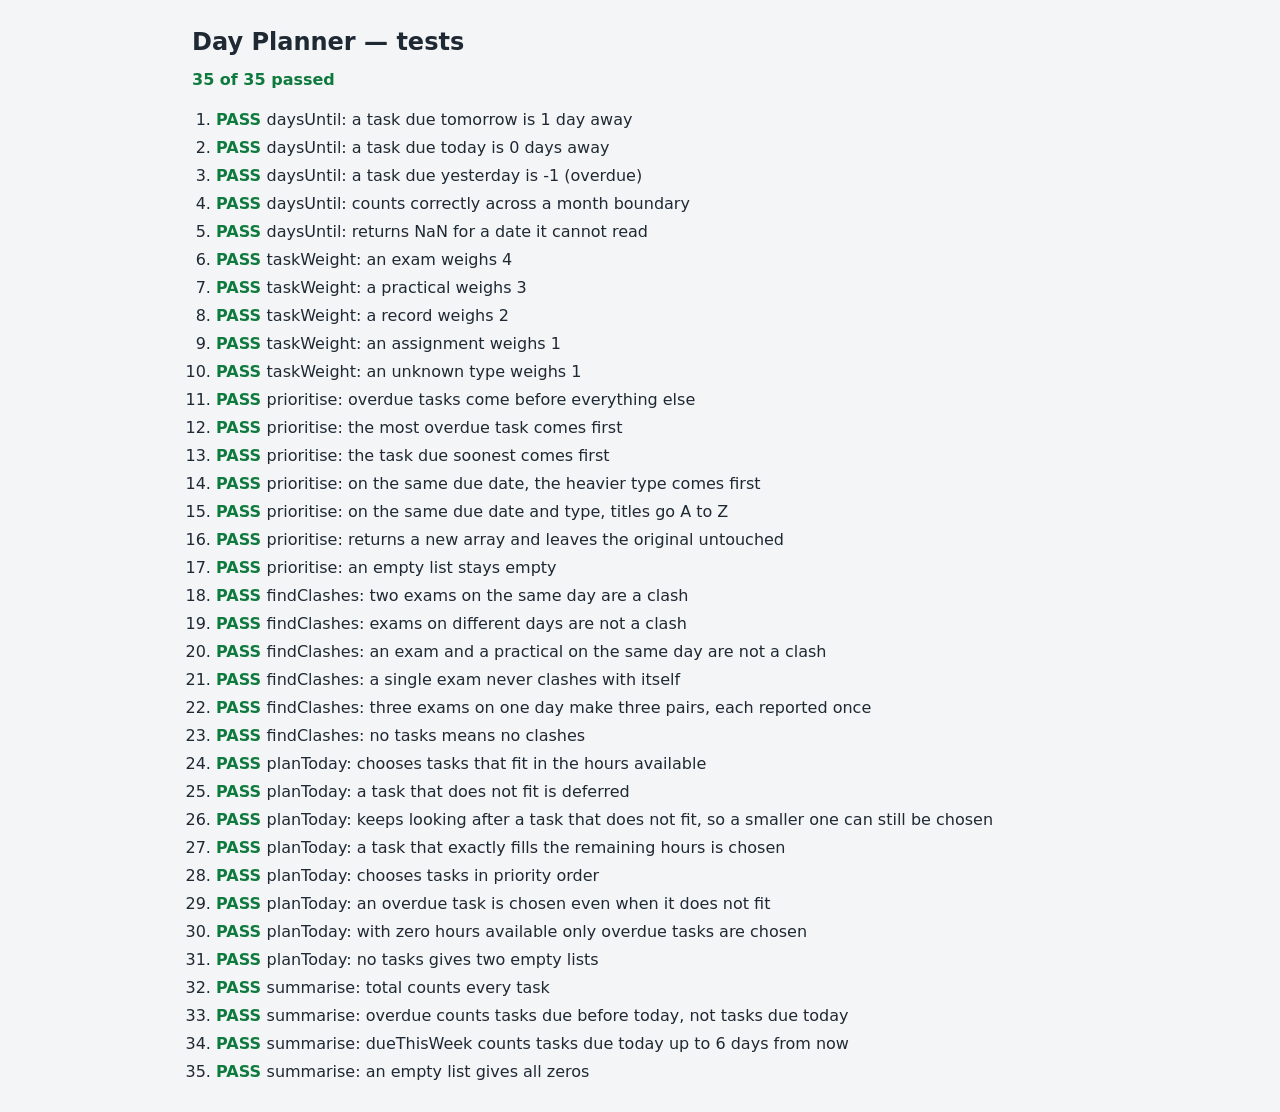
<file: tests/browser.html>
<!doctype html>
<html lang="en">
<head>
  <meta charset="utf-8">
  <meta name="viewport" content="width=device-width, initial-scale=1">
  <title>Day Planner — tests</title>
  <link rel="icon" href="data:,">
  <style>
    body { margin: 0; padding: 1.5rem 1rem; font-family: system-ui, -apple-system, "Segoe UI", Roboto, sans-serif; line-height: 1.5; color: #1f2933; background: #f4f5f7; }
    main { max-width: 56rem; margin: 0 auto; }
    h1 { font-size: 1.5rem; margin: 0 0 0.5rem; }
    #summary { font-weight: 600; margin: 0 0 1rem; }
    #summary.all-pass { color: #0f7a3d; }
    #summary.some-fail { color: #b42318; }
    ol { padding-left: 1.5rem; margin: 0; }
    li { margin: 0.25rem 0; }
    .pass::before { content: "PASS "; color: #0f7a3d; font-weight: 700; }
    .fail::before { content: "FAIL "; color: #b42318; font-weight: 700; }
    .reason { display: block; color: #b42318; font-size: 0.9rem; }
    #zone-note { background: #fff7e6; border-left: 4px solid #b54708; padding: 0.5rem 0.75rem; margin: 0 0 1rem; }
  </style>
</head>
<body>
  <main>
    <h1>Day Planner — tests</h1>
    <p id="summary">Running…</p>
    <p id="zone-note" hidden>Your laptop is set to a time zone behind UTC (the Americas, for example). These date tests are written for India time, so a few can show FAIL on this page even on the untouched app. <code>node --test</code> always runs on India time: that is the result that counts.</p>
    <ol id="results"></ol>
  </main>

  <script src="../logic.js"></script>
  <script src="./cases.js"></script>
  <script>
    // A tiny test runner: run every case from cases.js and show PASS or FAIL
    // with the same names Node prints.
    const results = document.getElementById('results');
    const summary = document.getElementById('summary');
    let passed = 0;

    for (const testCase of window.cases) {
      const item = document.createElement('li');
      try {
        testCase.run();
        item.className = 'pass';
        item.textContent = testCase.name;
        passed += 1;
      } catch (error) {
        item.className = 'fail';
        item.textContent = testCase.name;
        const reason = document.createElement('span');
        reason.className = 'reason';
        reason.textContent = error.message;
        item.appendChild(reason);
      }
      results.appendChild(item);
    }

    const total = window.cases.length;
    summary.textContent = `${passed} of ${total} passed`;
    summary.className = passed === total ? 'all-pass' : 'some-fail';

    // getTimezoneOffset() is positive west of UTC. Node's run pins India time; a browser cannot.
    if (passed !== total && new Date().getTimezoneOffset() > 0) {
      document.getElementById('zone-note').hidden = false;
    }
  </script>
</body>
</html>
</file>
<file: app.css>
/* app.css — the look of the Day Planner.
   Day 2: change the three variables below and the whole app follows. */

:root {
  --accent: #2f6f9f; /* headings, buttons, "due soon" badges */
  --bg: #f4f5f7;     /* page background */
  --text: #1f2933;   /* body text */
}

* { box-sizing: border-box; }

body {
  margin: 0;
  font-family: system-ui, -apple-system, "Segoe UI", Roboto, sans-serif;
  font-size: 16px;
  line-height: 1.5;
  background: var(--bg);
  color: var(--text);
}

.app-header, main, .app-footer {
  max-width: 56rem;
  margin: 0 auto;
  padding: 0 1rem;
}

.app-header { padding-top: 1.5rem; }
h1 { margin: 0 0 0.25rem; font-size: 1.75rem; }
.tagline { margin: 0 0 1rem; opacity: 0.75; }

h2 { margin: 0 0 0.75rem; font-size: 1.125rem; color: var(--accent); }
h3 { margin: 1rem 0 0.5rem; font-size: 0.95rem; opacity: 0.75; }

.panel {
  background: #fff;
  border: 1px solid #d9dde3;
  border-radius: 0.5rem;
  padding: 1rem;
  margin: 1rem 0;
}

/* Inputs */
.field { display: flex; flex-direction: column; gap: 0.25rem; }
label { font-weight: 600; font-size: 0.9rem; }
input, select {
  font: inherit;
  width: 100%;
  padding: 0.5rem;
  border: 1px solid #b8c0cc;
  border-radius: 0.375rem;
  background: #fff;
  color: var(--text);
}
input:focus, select:focus, button:focus { outline: 2px solid var(--accent); outline-offset: 2px; }

button {
  font: inherit;
  padding: 0.5rem 1rem;
  border: 1px solid var(--accent);
  border-radius: 0.375rem;
  background: var(--accent);
  color: #fff;
  cursor: pointer;
}
button.secondary { background: transparent; color: var(--accent); }

.controls { display: grid; gap: 1rem; grid-template-columns: 1fr 1fr; }
.summary { grid-column: 1 / -1; margin: 0; font-weight: 600; }

/* Task table */
.table-wrap { overflow-x: auto; }
table { width: 100%; border-collapse: collapse; }
th, td { text-align: left; padding: 0.5rem; border-bottom: 1px solid #e4e7eb; vertical-align: top; }
td.date { white-space: nowrap; }
th { font-size: 0.8rem; text-transform: uppercase; letter-spacing: 0.03em; opacity: 0.75; }

.badge {
  display: inline-block;
  padding: 0.1rem 0.6rem;
  border-radius: 999px;
  font-size: 0.8rem;
  white-space: nowrap;
  background: #e4e7eb;
  color: var(--text);
}
.badge.soon { background: var(--accent); color: #fff; }
.badge.overdue { background: #b42318; color: #fff; }

/* Lists */
ul { margin: 0; padding-left: 1.25rem; }
li { margin: 0.25rem 0; }
.muted { opacity: 0.7; font-size: 0.9rem; }

/* Add task form */
.add-form { display: grid; gap: 0.75rem 1rem; grid-template-columns: 1fr 1fr; }
.actions { grid-column: 1 / -1; display: flex; gap: 0.5rem; flex-wrap: wrap; }

.app-footer { padding: 1rem 1rem 2rem; }

/* Phones */
@media (max-width: 560px) {
  .controls, .add-form { grid-template-columns: 1fr; }
  h1 { font-size: 1.5rem; }
}
</file>
